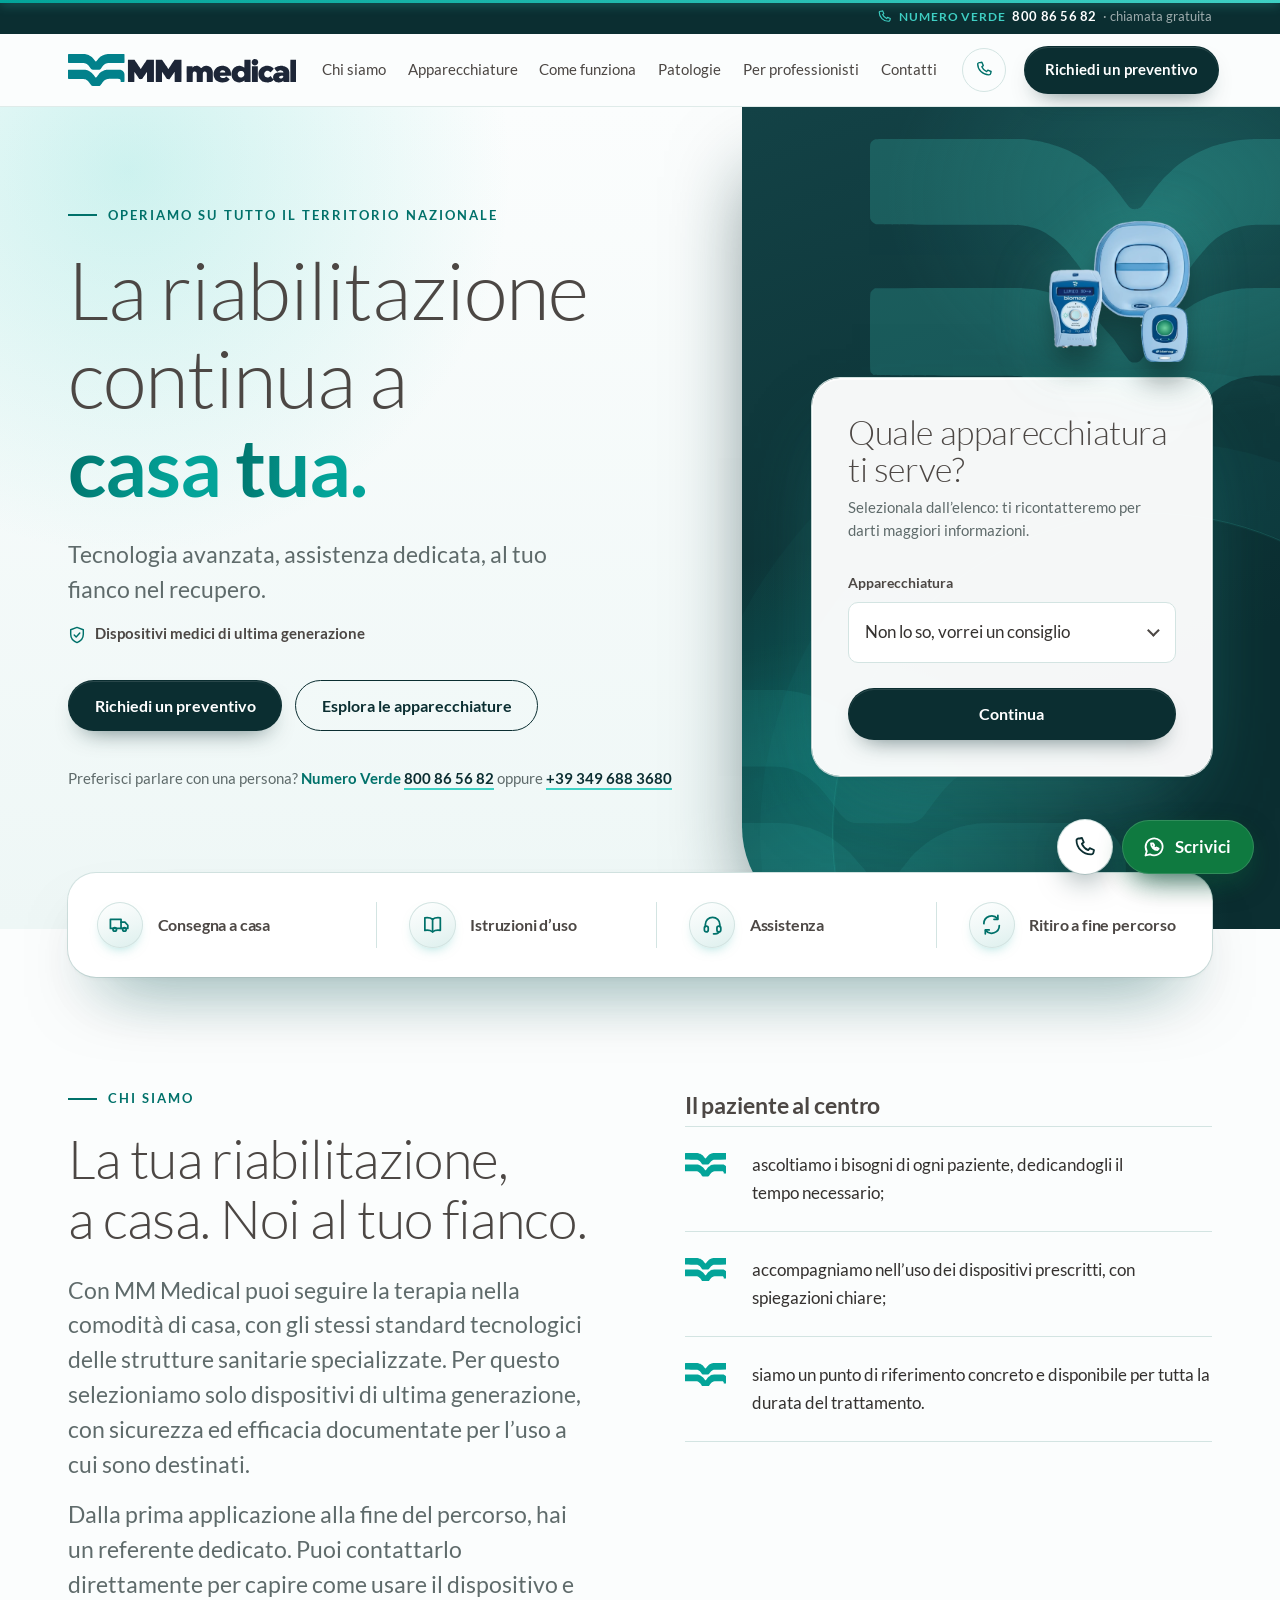
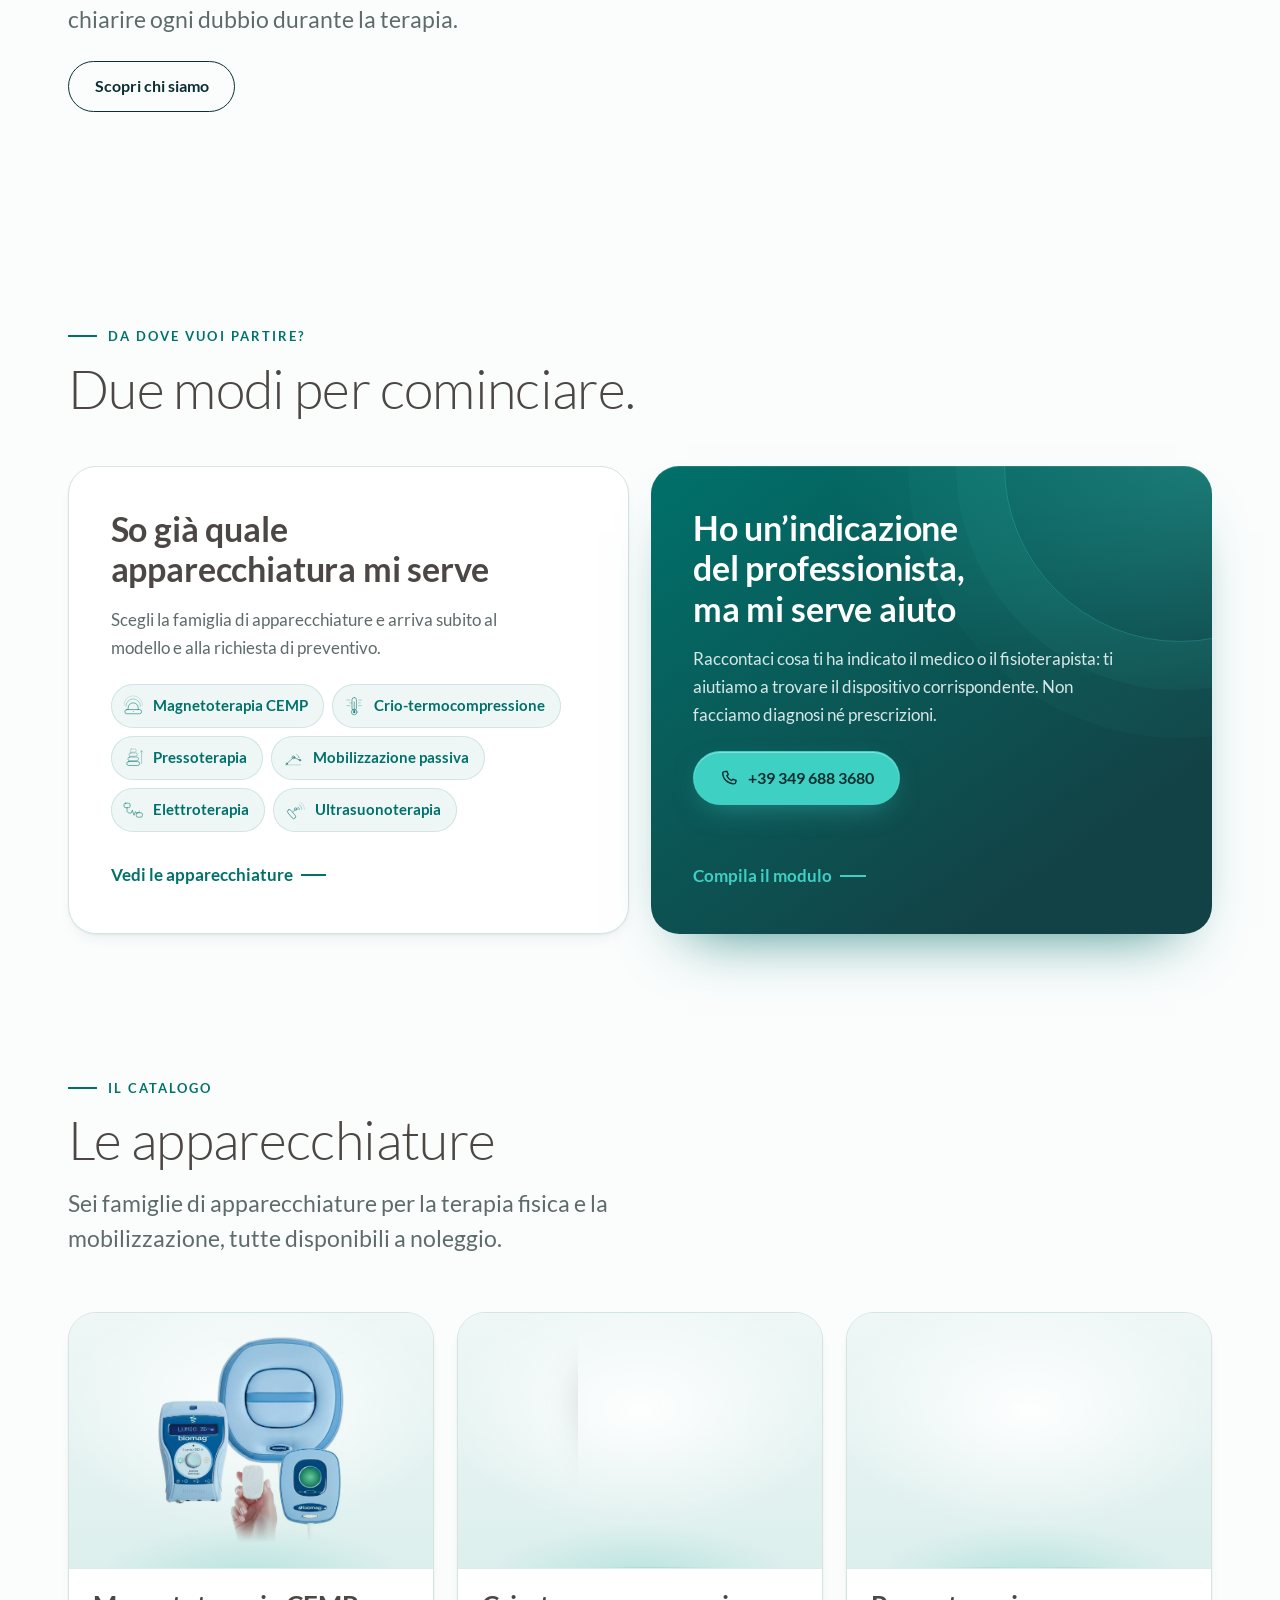
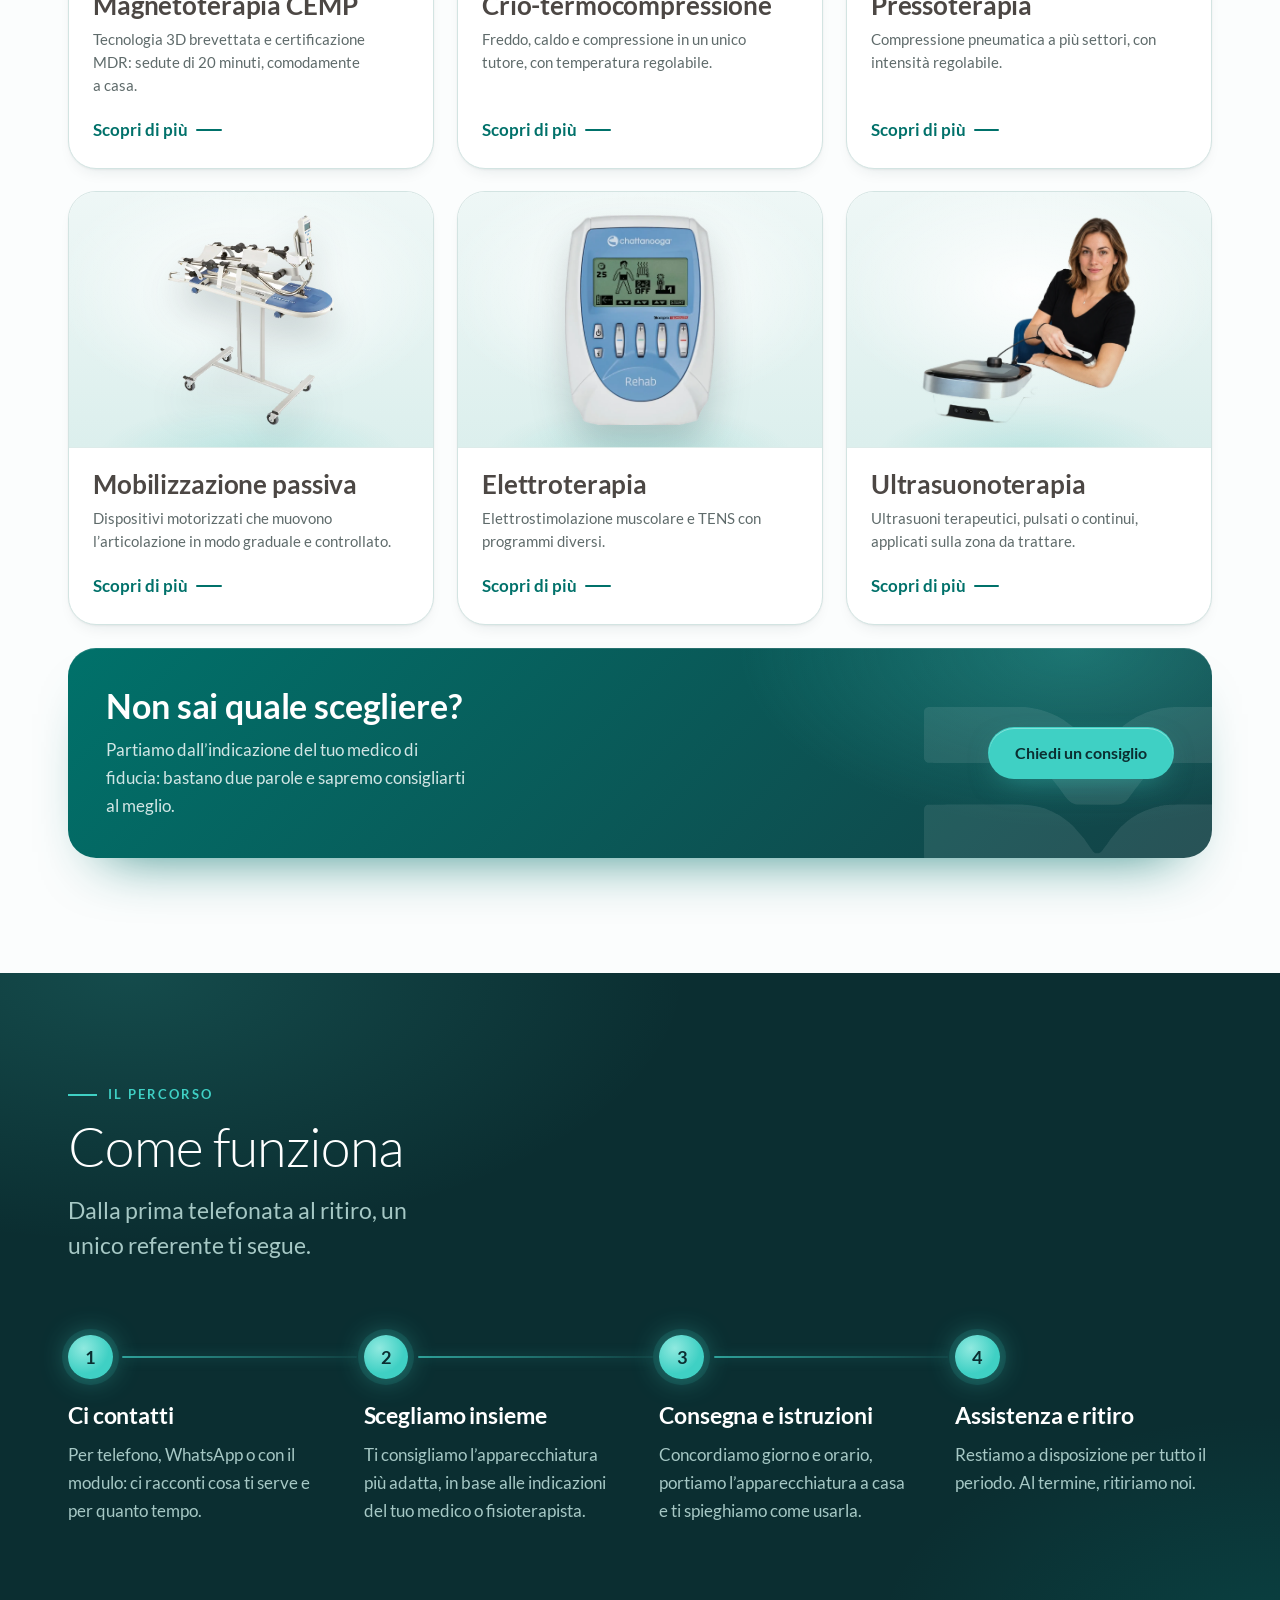
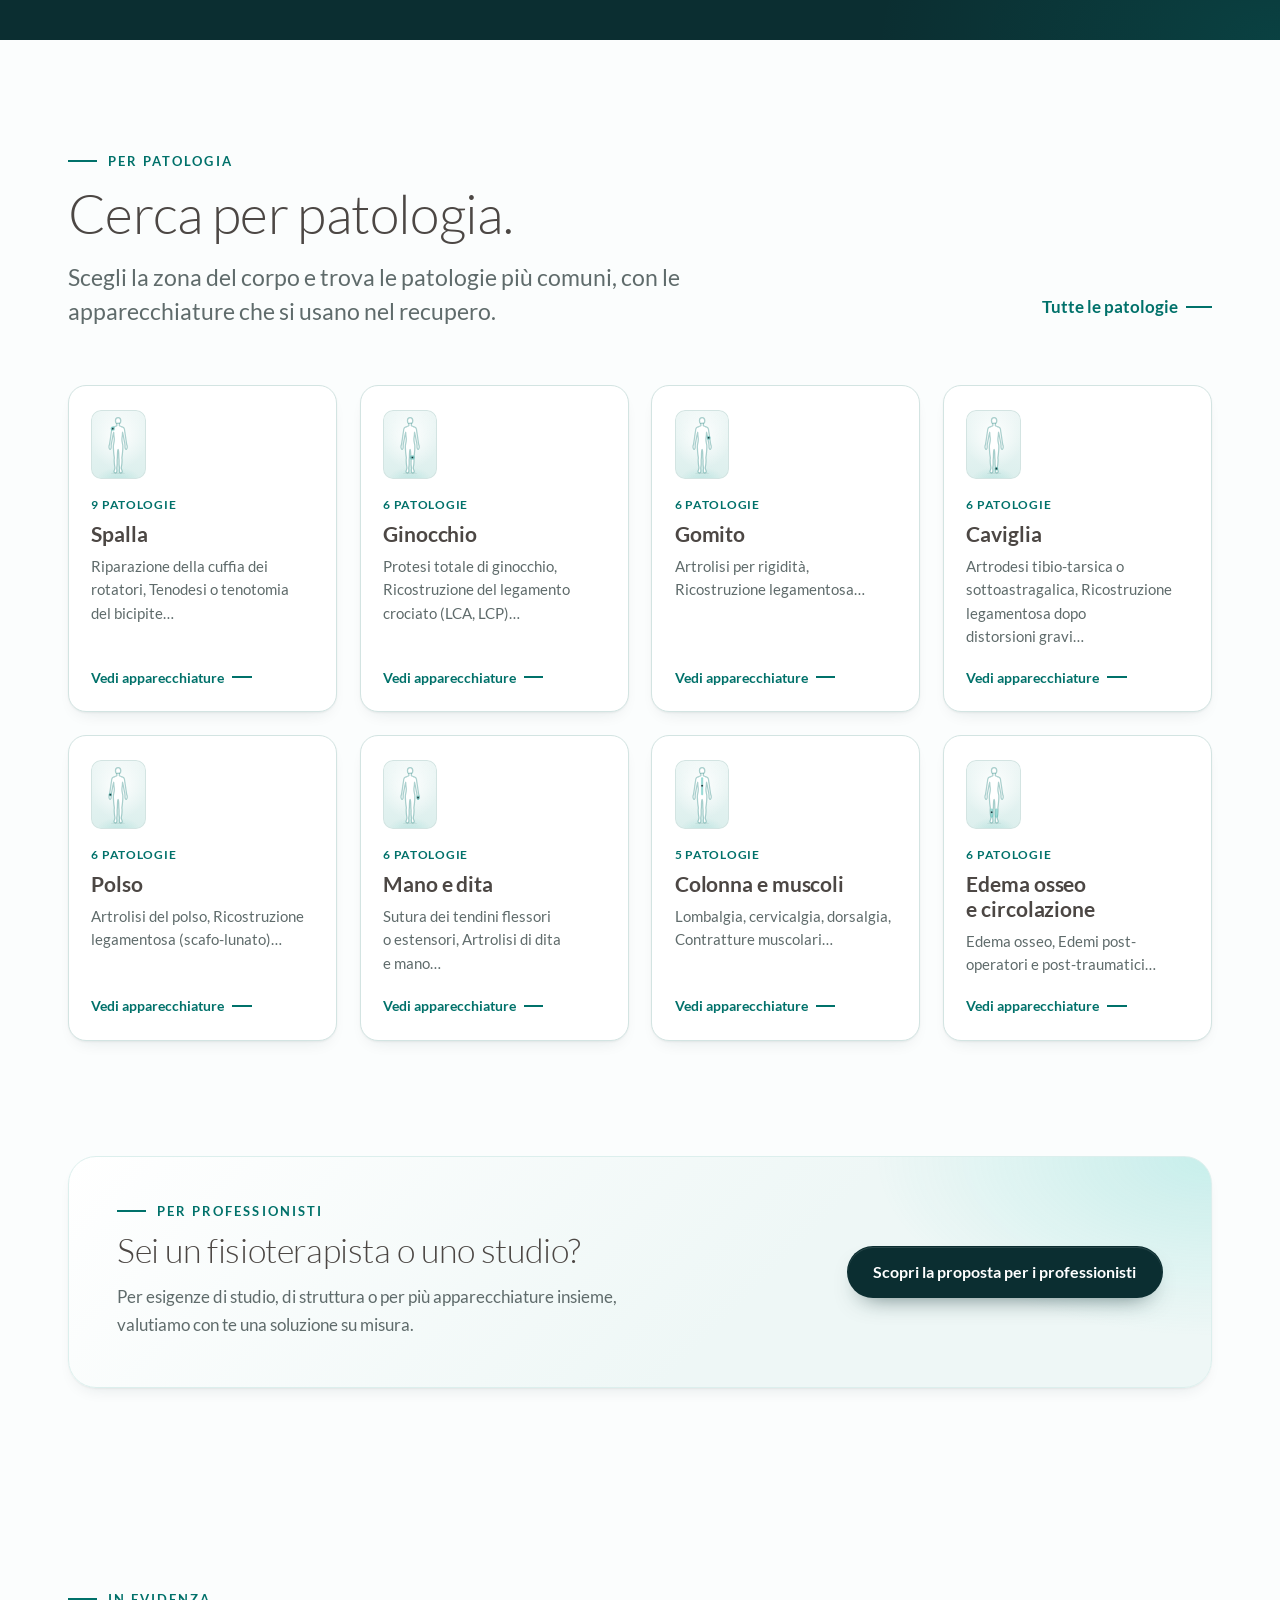
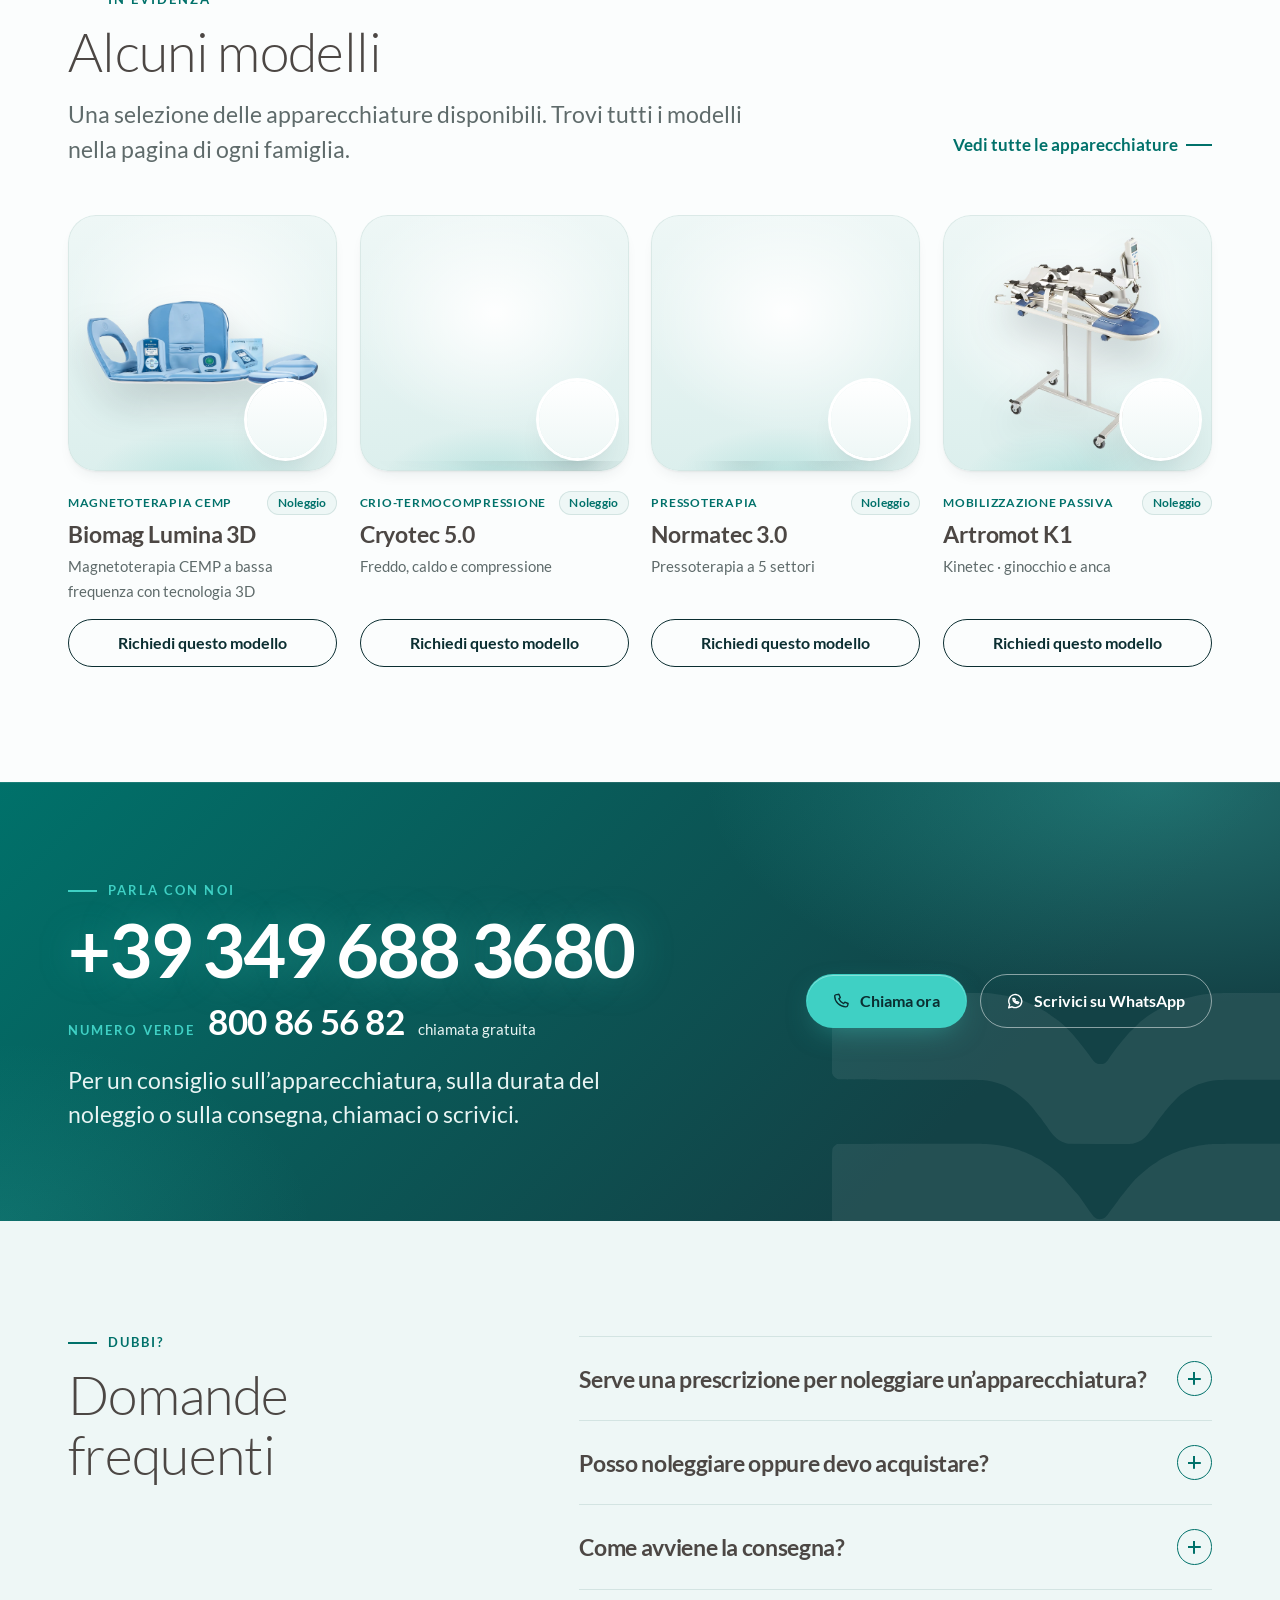
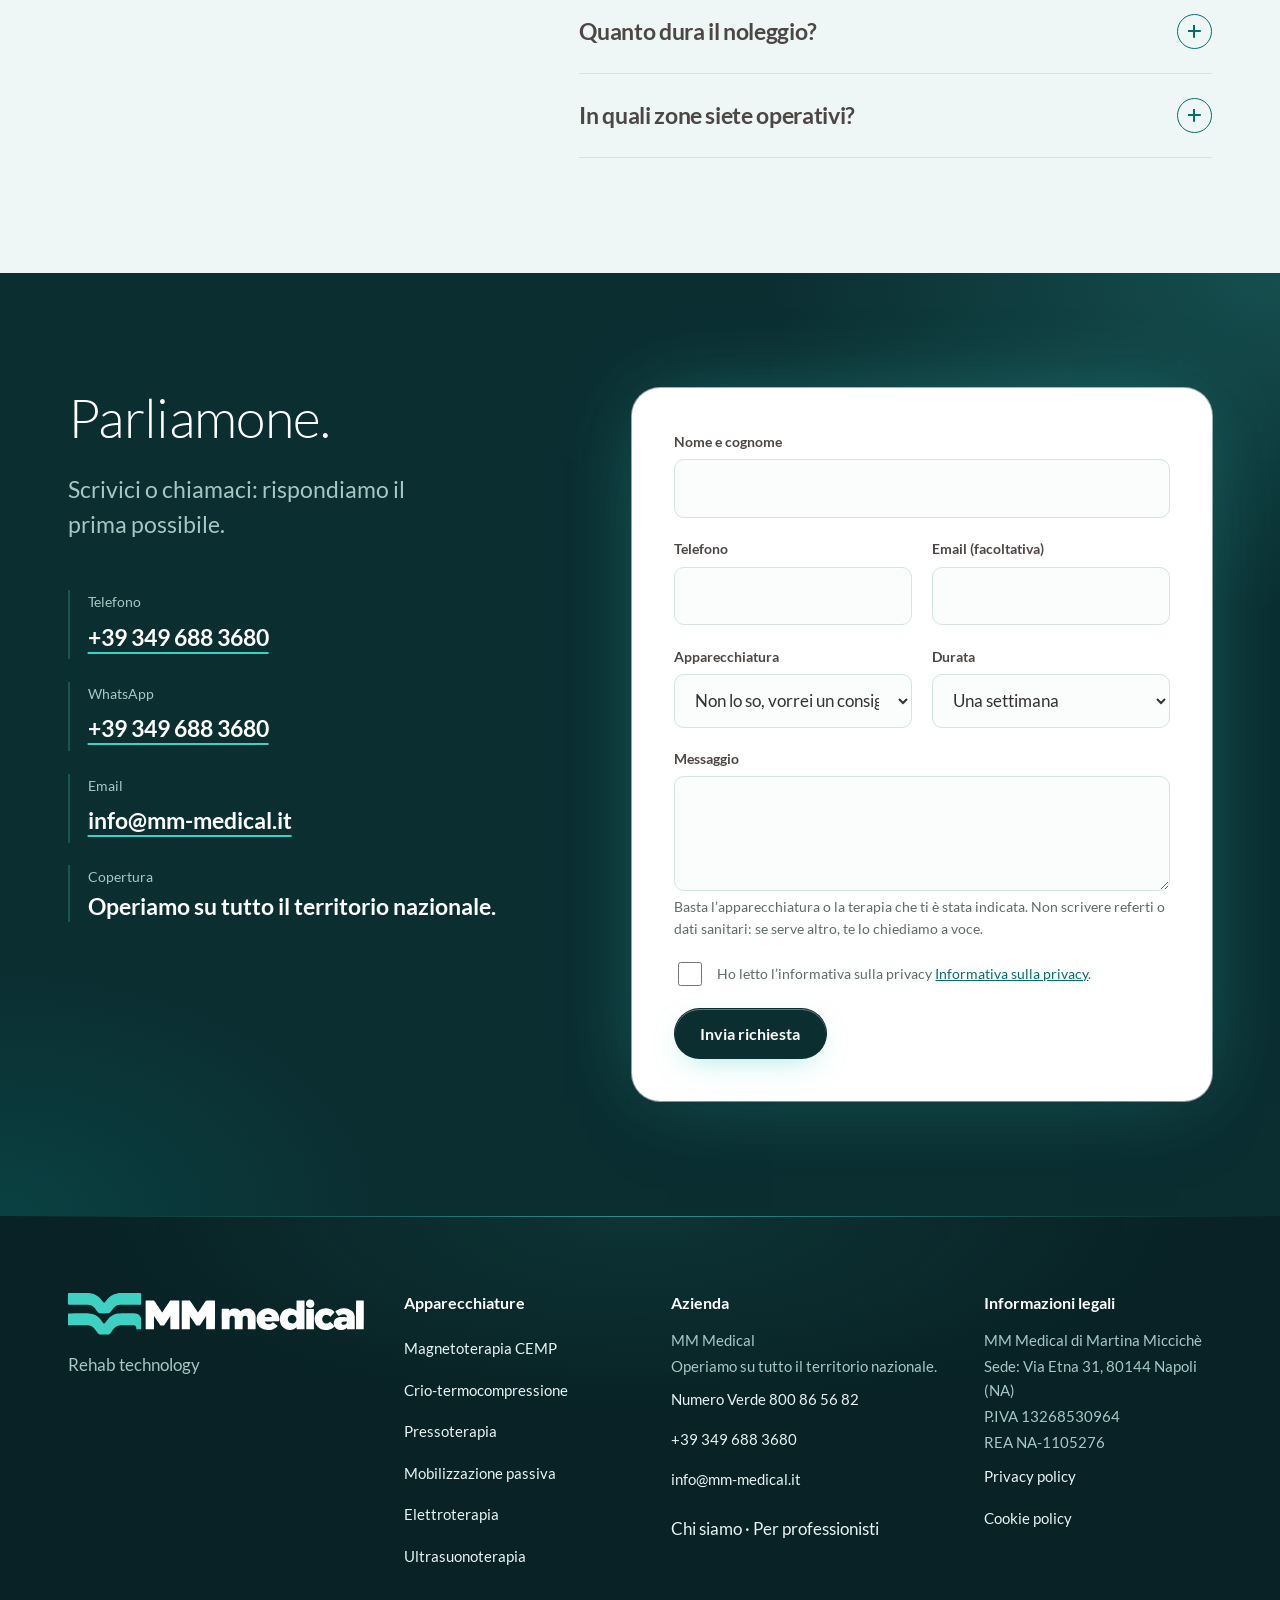
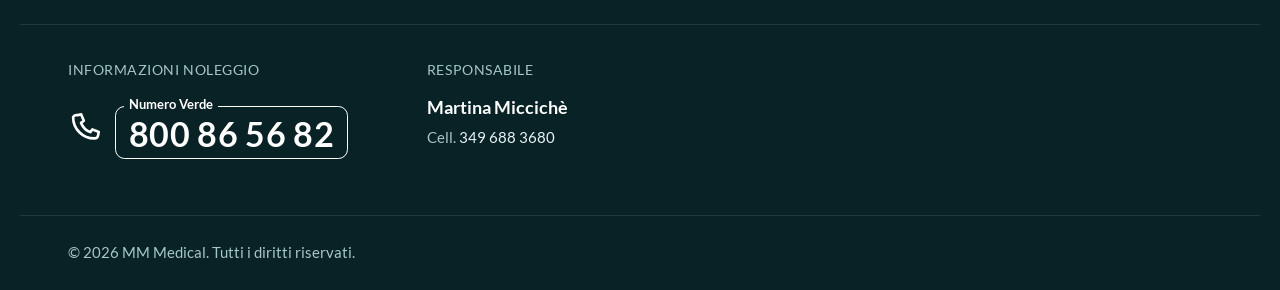
<file: index.html>
<!DOCTYPE html><html lang="it"><head><meta charset="utf-8"><meta name="viewport" content="width=device-width, initial-scale=1"><title>MM Medical | Noleggio apparecchiature per la riabilitazione</title><meta name="description" content="Noleggio di apparecchiature per la terapia fisica e la mobilizzazione, con consegna, istruzioni d’uso e assistenza. Operiamo su tutto il territorio nazionale."><link rel="canonical" href="https://www.mm-medical.it/"><link rel="icon" href="/favicon.svg" type="image/svg+xml"><meta name="theme-color" content="#0b2e31"><script>document.documentElement.classList.add('js');</script><script>
        // Logo intro: home page only, once per browser session, never for deep links or reduced-motion users.
        // The class is set before first paint so there is no flash; the timeout is a failsafe if the intro script never runs.
        (function () {
          try {
            if (location.hash || sessionStorage.getItem('mm-intro')) return;
            if (matchMedia('(prefers-reduced-motion: reduce)').matches || !('animate' in Element.prototype)) return;
            sessionStorage.setItem('mm-intro', '1');
          } catch (e) { return; }
          var r = document.documentElement;
          r.classList.add('intro');
          setTimeout(function () { r.classList.remove('intro'); }, 6000);
        })();
      </script><script>
      // Page transitions: only the photo that travels (clicked card <-> device hero) gets a transition name,
      // so every other photo fades with the page. Browsers without these events simply skip the effect.
      (function () {
        var slug = function (u) { var m = new URL(u, location.href).pathname.match(/^\/apparecchiature\/([^\/]+)\/?$/); return m ? m[1] : null; };
        var photo = function (s, home) { return home ? document.querySelector('[data-device="' + s + '"] .ph') : document.querySelector('.stage .photo'); };
        var name = function (el, s) { if (el) el.style.viewTransitionName = 'dev-' + s; };
        addEventListener('pageswap', function (e) {
          if (!e.viewTransition || !e.activation) return;
          var to = new URL(e.activation.entry.url), here = slug(location.href), dest = slug(to.href);
          if (dest && !here) name(photo(dest, true), dest);
          else if (here && to.pathname === '/') name(photo(here, false), here);
        });
        addEventListener('pagereveal', function (e) {
          if (!e.viewTransition || !window.navigation || !navigation.activation || !navigation.activation.from) return;
          var from = new URL(navigation.activation.from.url), here = slug(location.href), prev = slug(from.href);
          if (here && from.pathname === '/') name(photo(here, false), here);
          else if (!here && prev) name(photo(prev, true), prev);
        });
      })();
    </script><link rel="alternate" hreflang="it" href="https://www.mm-medical.it/"><link rel="alternate" hreflang="x-default" href="https://www.mm-medical.it/"><meta property="og:type" content="website"><meta property="og:locale" content="it_IT"><meta property="og:site_name" content="MM Medical"><meta property="og:title" content="MM Medical | Noleggio apparecchiature per la riabilitazione"><meta property="og:description" content="Noleggio di apparecchiature per la terapia fisica e la mobilizzazione, con consegna, istruzioni d’uso e assistenza. Operiamo su tutto il territorio nazionale."><meta property="og:url" content="https://www.mm-medical.it/"><meta property="og:image" content="https://www.mm-medical.it/og.jpg"><meta property="og:image:width" content="1200"><meta property="og:image:height" content="630"><meta property="og:image:alt" content="MM Medical: noleggio di apparecchiature per la riabilitazione"><meta name="twitter:card" content="summary_large_image"><meta name="twitter:image" content="https://www.mm-medical.it/og.jpg"><script type="application/ld+json">{"@context":"https://schema.org","@type":"LocalBusiness","name":"MM Medical","url":"https://www.mm-medical.it","telephone":"+39 349 688 3680","email":"info@mm-medical.it","description":"Noleggio di apparecchiature per la terapia fisica e la mobilizzazione, con consegna, istruzioni d’uso e assistenza. Operiamo su tutto il territorio nazionale.","areaServed":{"@type":"Country","name":"Italia"}}</script><link rel="stylesheet" href="/_astro/Base.Cmo2KmZf.css"><link rel="stylesheet" href="/_astro/index.C5ijwXr0.css"><style>.bodymap[data-astro-cid-vk6je62c]{width:100%;height:auto;display:block;overflow:visible}.ground[data-astro-cid-vk6je62c]{fill:#0b2e3114}.sil[data-astro-cid-vk6je62c],.head[data-astro-cid-vk6je62c]{fill:#fff;stroke:#00716a52;stroke-width:2px;stroke-linejoin:round;vector-effect:non-scaling-stroke}.spine[data-astro-cid-vk6je62c]{fill:none;stroke:#00716a2e;stroke-width:2px;stroke-dasharray:3 6;stroke-linecap:round}.zone[data-astro-cid-vk6je62c]{cursor:pointer;outline:none}.region[data-astro-cid-vk6je62c]{fill:var(--teal-glow);stroke:var(--teal-glow);opacity:0;transition:opacity .3s var(--ease)}.dot[data-astro-cid-vk6je62c]{fill:var(--teal);stroke:#fff;stroke-width:2.5px;transform-box:fill-box;transform-origin:50%;transition:transform .3s var(--ease), fill .3s}.pulse[data-astro-cid-vk6je62c]{fill:none;stroke:var(--teal);stroke-width:1.5px;opacity:0;transform-box:fill-box;transform-origin:50%}.hit[data-astro-cid-vk6je62c]{fill:#0000}.zone[data-astro-cid-vk6je62c].on .region[data-astro-cid-vk6je62c],.zone[data-astro-cid-vk6je62c]:hover .region[data-astro-cid-vk6je62c],.zone[data-astro-cid-vk6je62c]:focus-visible .region[data-astro-cid-vk6je62c]{opacity:.4}.zone[data-astro-cid-vk6je62c].on .dot[data-astro-cid-vk6je62c],.zone[data-astro-cid-vk6je62c]:hover .dot[data-astro-cid-vk6je62c],.zone[data-astro-cid-vk6je62c]:focus-visible .dot[data-astro-cid-vk6je62c]{fill:var(--ink);transform:scale(1.35)}.zone[data-astro-cid-vk6je62c]:focus-visible .hit[data-astro-cid-vk6je62c]{stroke:var(--teal-deep);stroke-width:2px;stroke-dasharray:4 4}.is-mini[data-astro-cid-vk6je62c] .sil[data-astro-cid-vk6je62c],.is-mini[data-astro-cid-vk6je62c] .head[data-astro-cid-vk6je62c]{stroke-width:1.25px}.is-mini[data-astro-cid-vk6je62c] .region[data-astro-cid-vk6je62c]{opacity:.85;fill:var(--teal);stroke:var(--teal)}.is-mini[data-astro-cid-vk6je62c] .dot[data-astro-cid-vk6je62c]{fill:var(--ink);stroke-width:1px;transform:scale(2.4)}.is-mini[data-astro-cid-vk6je62c] .spine[data-astro-cid-vk6je62c]{display:none}.is-figure[data-astro-cid-vk6je62c] .sil[data-astro-cid-vk6je62c],.is-figure[data-astro-cid-vk6je62c] .head[data-astro-cid-vk6je62c]{stroke-width:1.5px}.is-figure[data-astro-cid-vk6je62c] .region[data-astro-cid-vk6je62c]{opacity:.5}.is-figure[data-astro-cid-vk6je62c] .dot[data-astro-cid-vk6je62c]{fill:var(--teal-deep);stroke-width:2px;transform:scale(1.5)}.is-figure[data-astro-cid-vk6je62c] .spine[data-astro-cid-vk6je62c]{display:none}@media (prefers-reduced-motion:no-preference){.is-interactive[data-astro-cid-vk6je62c] .pulse[data-astro-cid-vk6je62c]{animation:bm-pulse 2.6s var(--ease) infinite}.is-interactive[data-astro-cid-vk6je62c] .zone[data-astro-cid-vk6je62c]:nth-of-type(2n) .pulse[data-astro-cid-vk6je62c]{animation-delay:.65s}.is-interactive[data-astro-cid-vk6je62c] .zone[data-astro-cid-vk6je62c]:nth-of-type(3n) .pulse[data-astro-cid-vk6je62c]{animation-delay:1.3s}.is-interactive[data-astro-cid-vk6je62c] .zone[data-astro-cid-vk6je62c]:hover .pulse[data-astro-cid-vk6je62c],.is-interactive[data-astro-cid-vk6je62c] .zone[data-astro-cid-vk6je62c].on .pulse[data-astro-cid-vk6je62c]{animation:none}}@keyframes bm-pulse{0%{opacity:.7;transform:scale(1)}70%,to{opacity:0;transform:scale(3)}}
</style></head><body><div id="intro" aria-hidden="true"><div class="bg"></div><div class="stage"><div class="clip"><svg class="il" viewBox="99.5 168.3 1407.2 197.2" role="img" aria-label xmlns="http://www.w3.org/2000/svg"><path fill="var(--logo-mark, #02818B)" fill-rule="evenodd" d="M 103 168.5 c -1.67 0.67 -2.67 1.33 -3.17 2.67 -0.33 0.67 -0.33 1 -0.33 24.5 0 15.67 0 24 0.17 24.33 0.5 1.5 2 3 3.67 3.5 0.33 0.17 13.83 0.17 45.5 0.33 26.67 -0 45.83 -0 47 0.17 3.33 0.17 9 1.5 12.5 2.83 3.83 1.33 9.83 5.33 14.17 9.33 3 2.67 3.67 3.33 6.83 7.33 1.5 2 3 3.83 3.33 4.17 1 1.33 5.67 7.67 7.17 10 0.83 1.17 3.33 3.67 4.67 4.67 1.33 0.83 3.17 1.83 4.83 2.17 l 1.33 0.33 20.17 0.17 c 11.67 -0 20.67 -0 21.17 -0.17 4.17 -0.83 7.67 -3 10 -6.33 0.5 -0.67 1.17 -1.67 1.5 -2.17 0.33 -0.33 1.67 -2 2.83 -3.67 1.17 -1.67 2.5 -3.5 3 -4.17 0.67 -0.67 1.67 -2 2.33 -2.83 2.5 -3.33 7.5 -9 10 -11.17 3.17 -2.83 8.17 -5.83 12.5 -7.67 3.33 -1.33 8.67 -2.5 12.67 -2.83 1.5 -0.17 17.5 -0.17 49.67 -0.17 l 47.5 -0.17 0.83 -0.33 c 1.33 -0.67 1.83 -1.17 2.5 -2.33 l 0.5 -1 0 -23.17 c 0 -12.67 -0.17 -23.67 -0.17 -24.33 -0.17 -1.83 -0.67 -2.67 -2.17 -3.5 l -1 -0.67 -48 -0 c -29.33 -0 -49.17 -0 -51.17 0.17 -5.67 0.33 -10.67 1 -17 2.67 -6.5 1.5 -9.5 2.67 -16.5 6 -5.5 2.67 -12.67 7.5 -16.17 10.83 -0.33 0.5 -1.83 1.83 -3.33 3.33 -1.5 1.33 -3.5 3.33 -4.33 4.5 -2.83 3.17 -8.5 10.5 -11.33 14.67 -1.67 2.67 -3 3.33 -5.67 3.33 -2.17 -0 -3.33 -0.83 -5.33 -3.67 -3.33 -4.67 -3.67 -5.17 -6.83 -9 -1.33 -1.67 -2.67 -3.33 -3 -3.67 -2.5 -3.33 -7.83 -8.67 -11.5 -11.5 -0.33 -0.17 -1.17 -0.83 -1.83 -1.33 -0.67 -0.5 -2 -1.5 -2.83 -2 -0.83 -0.67 -2.17 -1.5 -3 -2.17 -1.67 -1 -4.5 -2.67 -6.33 -3.5 -0.67 -0.33 -2.5 -1.17 -3.83 -1.83 -3.33 -1.5 -6.83 -2.67 -10.33 -3.67 -0.83 -0.17 -2.17 -0.5 -3 -0.67 -1 -0.33 -2.33 -0.67 -3.17 -0.83 -0.83 -0.17 -2 -0.33 -2.33 -0.5 -0.33 -0 -2.5 -0.33 -4.67 -0.67 l -3.83 -0.5 -47.83 -0 c -38.83 -0 -47.83 -0 -48.33 0.17z M 117.17 265 l -14.5 -0 -0.83 0.67 c -0.5 0.33 -1.17 1 -1.33 1.33 -1 1.17 -1 -0.5 -1 26.17 0 27.67 -0.17 25.83 1.33 27.17 1.33 1.33 -3.33 1.17 47.33 1.33 32 -0 45.5 -0 46.83 0.17 3 0.33 8 1.33 10.67 2.33 2.5 0.83 6.67 2.83 7.83 3.67 2 1.5 3.83 2.67 5 3.5 3.5 2.5 4.83 3.67 7.67 7.33 1.17 1.5 3.67 4.5 5.17 6.33 1.67 2.17 4.5 6 5.67 8.17 0.5 0.83 1.5 2.17 2.33 3.17 0.67 1 1.67 2.33 2.17 3 1.5 2.33 3 3.5 5.83 5 2.33 1.17 1.83 1.17 22.67 1.17 19.67 -0 22.5 -0.17 24.17 -0.67 2.33 -0.67 5.67 -3.17 6.83 -5 1.17 -1.67 2.83 -4.17 4.33 -6.33 1.17 -1.5 2.5 -3.33 3 -4.17 2.83 -3.83 3.33 -4.67 4.5 -6.33 0.83 -1 2 -2.33 2.5 -3.17 0.67 -0.83 1.5 -1.83 1.83 -2.17 1.83 -2.5 5.67 -6 8.5 -7.83 0.83 -0.5 1.67 -1 1.83 -1.17 0.17 -0.17 0.83 -0.5 1.5 -0.83 0.5 -0.33 1.17 -0.67 1.67 -1 3.33 -2.33 11.17 -4.5 17.5 -5 4.33 -0.33 60.83 -0.33 64.83 -0 3.5 0.33 4.67 0.67 7 2.67 1.83 1.67 2.83 3.17 3.33 4.67 0.67 1.83 0.83 3 0.83 7 0 3.17 0 3.5 0.33 3.83 l 0.33 0.33 10.67 0.17 c 11.5 -0 11.67 -0 12.17 -0.83 0.17 -0.5 0.33 -42.33 0 -45.67 -0.33 -5 -1 -7.67 -3.17 -11.83 -3.83 -7.67 -8.5 -11.83 -18 -15.5 -2 -0.83 -5.33 -1.5 -9 -1.67 -3.17 -0.17 -60.83 -0.17 -70.17 -0 -3.83 -0 -7.33 0.17 -7.67 0.33 -0.5 -0 -2 0.33 -3.5 0.5 -1.33 0.17 -3.33 0.5 -4.17 0.83 -0.83 0.17 -2 0.5 -2.33 0.5 -2 0.33 -9 2.67 -12 4 -6 2.83 -7.33 3.5 -10 5.33 -4.5 2.83 -5.5 3.67 -10.33 7.83 -3.33 2.83 -3.67 3.17 -7.67 8 -0.83 1 -2.17 2.67 -3.17 4 -1 1.17 -2.5 3 -3.33 4.17 -0.67 1.17 -1.83 2.67 -2.17 3.17 -0.5 0.67 -1.67 2.33 -2.67 3.5 -3.67 5.33 -4.33 6 -7.33 6 -1.5 -0 -2.5 -0.33 -3.33 -1.17 -1.33 -1.33 -4.5 -5.83 -7.83 -10.67 -1.17 -1.83 -2.33 -3.5 -3.5 -4.67 -1.67 -1.83 -4.67 -5.33 -7.17 -8.17 -1 -1.5 -1.67 -2 -3.5 -3.67 -0.83 -0.67 -2 -1.67 -2.67 -2.33 -3.33 -2.83 -9.67 -7.33 -12 -8.33 -0.33 -0.17 -1.17 -0.5 -1.83 -1 -1.5 -0.83 -5.17 -2.5 -7 -3.17 -0.83 -0.33 -2.17 -0.83 -2.83 -1.17 -0.83 -0.33 -2.17 -0.67 -3 -0.83 -0.83 -0.17 -2 -0.5 -2.67 -0.67 -4.67 -1.33 -10.17 -2.17 -15.33 -2.33 -3.5 -0.17 -53.17 -0.17 -81.17 -0z"></path><path fill="var(--logo-word, #1D2637)" fill-rule="evenodd" d="M 1249 199.17 c -3.5 0.33 -8.17 2.5 -10.5 4.67 -1.5 1.33 -4 4.5 -4.67 5.83 -2 4 -2.67 8.83 -1.83 14 0.83 4.17 3.5 8.33 7.17 11.17 3.83 2.83 7 3.67 12.5 3.67 7.17 -0 12.67 -2.67 16.33 -8 1.5 -2.5 2.83 -5.67 3.17 -7.83 0.17 -0.5 0.17 -1.67 0.33 -2.33 0.83 -6 -3 -14.33 -8.17 -17.67 -4.33 -2.67 -9.5 -4 -14.33 -3.5z M 469.33 204.33 l -0.5 0.5 0 67.5 0.17 67.33 0.33 0.33 c 0.17 0.17 0.83 0.33 2.67 0.33 2.83 0.17 35.5 0.17 35.83 -0 0.83 -0.17 0.83 0.83 0.83 -30.83 0 -28.17 0 -30 0.33 -30.33 0.33 -0.5 0.67 -0.33 1.5 1.17 0.33 0.67 1.33 2 2.17 3.33 2.17 2.67 2.67 3.5 5.33 7.33 1 1.67 2.17 3.5 2.5 4 2 3.17 5.5 8.33 6.83 10.17 0.83 1.33 1.83 2.83 2.5 3.5 0.5 0.83 2.67 4 4.67 7 2.17 3.17 4 6 4.33 6.33 0.33 0.33 1 0.67 1.67 0.83 0.83 0.33 1.17 0.33 7.33 0.33 5.67 -0 6.5 -0 7.17 -0.33 0.67 -0.33 2 -1.67 3 -3.17 0.5 -0.5 1.67 -2.5 3 -4.17 1.17 -1.83 2.67 -4 3.33 -5 1.67 -2.5 3.5 -5.17 4.17 -6.33 0.83 -1.33 4.5 -6.67 5.83 -8.67 0.67 -0.83 1.5 -2 1.83 -2.67 0.83 -1 3.17 -4.67 4.83 -7.33 1.83 -2.67 4.33 -6.33 4.67 -6.5 0.83 -0.5 0.83 -1.83 0.83 30.33 0.17 21.5 0.17 30.17 0.33 30.5 0.17 0.17 0.33 0.33 0.67 0.5 0.17 -0 9.5 -0 20.67 -0 l 20.17 -0 0.33 -0.33 0.5 -0.33 0 -67.5 0 -67.33 -0.5 -0.5 -0.5 -0.33 -20.83 -0 c -14.33 -0 -21 -0 -21.33 0.17 -0.83 0.33 -1.67 1.67 -7.17 9.67 -1.5 2.17 -3.83 5.67 -5.33 7.67 -1.33 2.17 -2.67 4.17 -3 4.5 -0.67 1.17 -2.33 3.67 -2.83 4.67 -0.33 0.5 -0.83 1.33 -1.33 1.83 -5.17 7.5 -8 12 -9.83 14.83 -1 1.5 -2.5 4 -3.5 5.33 -1 1.5 -2.33 3.67 -3 4.67 -1.5 2.33 -2 2.83 -2.5 2.83 -0.33 -0 -2 -2.33 -4.17 -5.83 -0.33 -0.67 -1.5 -2.33 -2.5 -3.67 -1 -1.33 -2.33 -3.5 -3.33 -4.83 -0.83 -1.33 -2.5 -3.83 -3.67 -5.67 -1.17 -1.67 -2.67 -4 -3.5 -5.17 -5.83 -8.67 -9.5 -14.17 -12.67 -18.83 -1 -1.5 -2.67 -3.83 -3.67 -5.33 -3.67 -5.33 -4.33 -6.17 -4.83 -6.5 l -0.5 -0.33 -19.5 -0 -19.5 -0 -0.33 0.33z M 1187.33 204.17 c -0.33 0.17 -0.5 0.33 -0.5 0.5 -0.17 -0 -0.17 11 -0.33 24.17 0 17.83 -0.17 24.17 -0.17 24.17 -0.5 0.33 -0.67 0.17 -1.83 -0.83 -1.5 -1.33 -4 -3.33 -5.5 -4 -0.5 -0.33 -1.67 -1 -2.33 -1.33 -2 -1.33 -5.83 -3 -7.67 -3.67 -2.17 -0.67 -8 -1.83 -10.33 -2 -3.17 -0.33 -6.5 -0 -10.5 0.67 -6.33 1 -7.67 1.33 -12.83 3.67 -2 1 -7.17 4 -8.33 4.83 -4.17 3.33 -7.5 6.83 -11.17 11.5 -2.5 3.33 -6 11.5 -7.33 17.5 -2.5 10.33 -2.17 19.33 1.33 31.67 0.33 1.33 1.83 4.5 3.33 7.67 0.83 1.67 1.33 2.33 4 6.17 4.5 6.33 11.5 11.83 19 15 7.17 3 12.33 4 20.33 3.83 8.83 -0.33 15.33 -2.33 22.5 -7 1.17 -0.83 4.67 -3.67 5.83 -4.67 1.83 -1.83 2 -1.5 2.5 5 0.17 2.83 0.33 3.33 1 3.67 0.17 0.17 4.83 0.17 17.83 0.17 l 17.67 -0 0.33 -0.33 0.5 -0.5 0 -67.5 0 -67.5 -0.33 -0.5 -0.5 -0.33 -17.67 -0 c -9.83 -0 -17.83 -0 -18 -0 -0.33 -0.17 -0.67 -0 -0.83 -0z m -17.17 68.83 c 1.33 0.17 2.83 0.5 3.33 0.67 0.5 0.33 1.17 0.5 1.5 0.5 0.83 0.17 3.67 2.5 5.33 4.17 5.17 5.17 7.17 12.83 5 20.17 -1.17 3.33 -2 5.17 -3.83 7.17 -2.17 2.33 -4.33 3.83 -7.83 5.67 -4.67 2.17 -11 2.17 -16.33 -0.17 -2 -0.83 -5 -2.83 -6.5 -4.5 -2.5 -2.67 -3.83 -5 -5.17 -9.83 l -0.5 -1.83 0 -3.33 0.17 -3.5 0.67 -1.67 c 0.33 -1 1 -2.33 1.33 -3 0.5 -0.67 1.17 -1.83 1.5 -2.5 1.17 -2.17 4.5 -5.17 7 -6.5 3.67 -1.83 9.5 -2.5 14.33 -1.5z M 641 204.5 l -0.33 0.33 -0.17 67.33 0 67.33 0.5 0.5 0.33 0.33 9.5 -0 c 5.17 -0 13.5 -0 18.5 0.17 8.67 -0 9 -0 9.33 -0.33 l 0.33 -0.33 0 -29 c 0.17 -15.83 0.17 -29.5 0.33 -30.17 0.17 -2.33 0.5 -2 3.33 2.33 3 4.17 4 5.83 5.5 7.83 0.83 1 2.5 3.67 4 5.67 1.33 2 3 4.5 3.67 5.5 0.67 1 1.83 2.5 2.33 3.33 0.67 1 1.33 2.17 1.67 2.5 0.33 0.5 2.33 3.5 4.33 6.5 4.67 6.83 5.17 7.5 6.17 8.17 1 0.67 1.5 0.67 8.17 0.67 6.5 -0.17 6.5 -0.17 8.17 -1.5 1.17 -1.17 6.17 -8.17 7 -10 0.33 -0.33 1.17 -1.67 2 -3 0.83 -1.17 2.17 -3.17 3.17 -4.5 0.83 -1.33 2.17 -3.17 2.67 -4.17 1.67 -2.17 4.5 -6.33 5.5 -8.17 2.17 -3.5 2.5 -4 3.33 -5.17 0.5 -0.5 1.17 -1.5 1.5 -2 0.5 -0.5 1.5 -2 2.33 -3.17 1.67 -2.5 2.17 -2.83 2.5 -2.17 0.17 0.5 0.33 15.17 0.17 44.83 0 10.5 0 15.5 0.17 15.67 0.17 0.17 0.5 0.33 0.83 0.5 0.67 0.17 40 0.17 40.33 -0 0.83 -0.17 0.83 3.67 0.83 -67.83 0 -48.5 0 -67.17 -0.17 -67.5 -0.17 -0.33 -0.33 -0.5 -0.5 -0.67 -0.33 -0.17 -37.5 -0.17 -40.17 -0 -2.17 0.17 -2.67 0.33 -3.83 2.17 -2.17 3.5 -3.67 5.67 -4.67 7.17 -1.17 1.33 -2.67 3.5 -4.17 6.17 -0.33 0.67 -1.33 2.17 -2.17 3.17 -1.83 2.67 -4.5 6.67 -6.67 9.83 -0.83 1.33 -1.83 3 -2.33 3.5 -0.33 0.67 -1.5 2.33 -2.33 3.67 -1.67 2.5 -2.67 3.83 -6 8.67 -1.17 1.67 -2.67 4 -3.5 5.17 -4 6.33 -4.33 6.83 -5.17 6.33 0 -0.17 -0.67 -0.83 -1.17 -1.67 -0.5 -0.83 -1.17 -2.17 -1.67 -2.83 -1.5 -2.33 -5.33 -7.83 -8.5 -12.83 -1.83 -2.5 -4 -5.67 -5 -7.17 -1.67 -2.5 -2.5 -3.67 -4 -6.33 -0.5 -0.67 -1.33 -2 -2 -2.83 -0.67 -0.83 -1.5 -2 -2 -2.5 -1.83 -2.67 -5 -7.33 -7.83 -11.5 -3 -4.83 -4.67 -7 -5.33 -7.5 -0.67 -0.67 -3.67 -0.83 -21.67 -0.83 -16.33 -0 -16.83 -0 -17.17 0.33z M 1470.17 204.67 c -0.17 0.33 -0.33 3.67 -0.33 67.5 0 36.83 0 67.33 0.17 67.67 0 0.33 0.17 0.5 0.33 0.67 0.33 0.17 5.17 0.17 17.67 0.17 17.33 -0 17.33 -0 17.83 -0.33 0.17 -0.17 0.5 -0.5 0.5 -0.67 0.17 -0.33 0.17 -24.33 0.17 -53.5 0 -29.17 0 -55.83 0 -59.33 0.17 -3.5 0.17 -9.67 0 -14 l 0 -7.67 -0.5 -0.5 -0.5 -0.5 -17.5 -0 -17.5 -0 -0.33 0.5z M 1045.83 241.17 c -0.33 -0 -1.5 0.17 -2.67 0.33 -1.33 0.17 -2.67 0.33 -3.17 0.5 -1.17 -0 -6.33 1.33 -8 1.83 -10 3.33 -18.17 9 -24.5 17 -3.67 4.5 -7 10.67 -8.5 16.17 -0.33 1 -0.67 2.17 -0.83 2.83 -0.33 1.33 -1.17 5.17 -1.33 7 -0.5 4.17 0 14 0.67 17 0.17 0.33 0.33 1.17 0.5 1.67 0 0.67 0.5 2 0.83 3.17 0.5 1.17 1 2.67 1.17 3.17 1 3 3.17 7 6.33 11.33 3.83 5.33 5.17 6.67 10.17 10.5 4 2.83 6.5 4.33 11 6 7.83 3.33 14.33 4.5 24.5 4.33 7.83 -0 12.67 -0.67 20.33 -2.83 2.33 -0.67 6.83 -2.67 9.33 -4 1.33 -0.83 6 -3.83 7.17 -4.83 2.67 -2.17 7.5 -7.17 7.5 -7.67 0 -0.5 -1.33 -1.83 -4.67 -4.33 -1.5 -1.17 -3 -2.33 -3.33 -2.67 -0.5 -0.33 -1.17 -1 -1.67 -1.33 -0.67 -0.33 -1.5 -1 -2.17 -1.5 -6.33 -4.83 -9.83 -7.5 -10.5 -7.5 -0.17 -0 -1.17 0.83 -2.67 2.33 -4.33 4.17 -7 5.67 -12.5 6.5 -4 0.67 -8 0.33 -11.83 -0.67 -4.67 -1.33 -9.67 -5.67 -11.17 -9.5 -0.17 -0.67 -0.5 -1.33 -0.5 -1.5 -0.33 -0.67 0.17 -1.17 0.83 -1.33 0.33 -0.17 14.17 -0.17 30.83 -0.17 32.5 -0 35.83 -0 36.17 -0.17 0.5 -0.17 0.67 -1 1 -4.17 0.67 -6.33 0 -15.83 -1.67 -20.83 -0.17 -0.83 -0.83 -2.5 -1.17 -3.67 -1 -3.17 -1.67 -4.67 -3.67 -8.33 -1.5 -2.5 -2.67 -4.17 -4.17 -6 -0.83 -0.83 -1.83 -2.17 -2.5 -2.83 -2.83 -3.5 -7.67 -7 -14 -10.17 -4.17 -2.17 -10.83 -4.33 -15.17 -5 -1 -0 -2.33 -0.33 -3 -0.5 -1 -0.17 -11.33 -0.5 -13 -0.17z m 8.5 27.67 c 4.67 0.67 8.5 2.5 10.83 4.83 1.33 1.5 2.17 2.67 3.17 5.33 1 2.33 0.83 2.83 -0.5 3.17 -1.17 0.17 -31.5 0.17 -32 -0.17 -0.5 -0.33 -0.5 -0.67 0 -2.33 0.67 -2.17 1.83 -4.33 3.33 -5.67 2.83 -2.83 6.5 -4.67 10.33 -5.17 2.33 -0.33 2.5 -0.33 4.83 -0z M 1322 241.17 c -2 0.17 -5.5 0.67 -8.67 1.5 -1 0.17 -2.33 0.5 -2.67 0.5 -2.5 0.5 -5.83 1.83 -9.5 3.67 -4.33 2.17 -7.17 3.83 -8.5 5.17 -0.67 0.67 -2 1.67 -2.83 2.33 -2 1.67 -3.83 3.67 -7.5 8 -1 1.33 -2.5 3.83 -4 6.83 -0.5 1.33 -1.17 2.5 -1.17 2.5 -0.5 0.67 -2.5 6.33 -2.83 8.17 -1.17 6.17 -1.5 9 -1.5 13 0.17 7.83 1.67 14.33 4.67 21.17 1.17 2.67 1.33 3.17 2.5 5 3.83 6.17 8.5 11.33 14 15.17 3.33 2.17 4 2.67 10.67 5.83 2.5 1.17 6 2.17 11 3 7.5 1.33 18.67 1.17 24 -0.5 0.67 -0.17 2.33 -0.67 3.83 -1 3.17 -0.83 4.67 -1.33 7.83 -2.83 6 -3 10.83 -6.5 14.33 -10.5 0.67 -1 1 -0.83 2.17 0.83 1.33 2 3 3.83 5.17 5.83 2.33 2.17 3 2.67 5.5 4 2.67 1.5 3.17 1.83 5 2.33 5.5 2 8.67 2.5 15.33 2.5 5.83 -0 9.67 -0.67 14.83 -2.33 0.83 -0.33 1.5 -0.5 1.67 -0.5 0.33 -0 3.83 -1.83 5 -2.67 1.33 -0.83 2.33 -1.67 4.33 -3.5 1.33 -1.17 1.5 -1.33 2 -1 0.33 0.17 0.5 1.83 0.5 4.33 0 2 0.17 2.5 1 2.67 0.5 0.17 34.5 0.17 35 -0.17 0.5 -0 0.67 -0.83 0.5 -1.83 0 -0.33 0 -13.67 0 -29.33 l -0.17 -28.67 -0.33 -2.5 c -0.33 -1.5 -0.67 -3.17 -0.83 -3.83 -0.67 -2.33 -1.33 -5 -1.33 -5.17 0 -0.17 -0.33 -0.83 -0.67 -1.5 -0.33 -0.83 -0.67 -1.83 -0.83 -2.17 -1.17 -2.33 -3.17 -6 -4.33 -7.67 -1 -1.17 -3 -3.17 -4.83 -4.67 -5 -4.17 -10.17 -6.83 -17.67 -9.5 -1.5 -0.5 -6.5 -1.5 -8.67 -1.83 -0.83 -0.17 -2.33 -0.33 -3.17 -0.5 -3.83 -0.5 -13 -0.33 -17 0.17 -0.83 0.17 -1.83 0.33 -2.5 0.5 -1 -0 -3.67 0.67 -6.33 1.33 -0.67 0.17 -1.67 0.5 -2.33 0.67 -0.5 -0 -1.5 0.33 -2.17 0.67 -0.67 0.33 -1.33 0.5 -1.5 0.5 -0.33 -0 -4.67 2 -7.67 3.67 -3.17 1.5 -6.83 4 -9 6 -1.33 1.33 -1.33 1.17 2.17 6.17 0.67 1.17 1.67 2.33 2 2.83 1.5 2.17 4.67 6.33 7.17 9.33 0.67 0.83 1.5 1.83 1.83 2.17 1 1.5 2.17 2.5 2.83 2.5 0.5 -0 1.83 -0.83 3.33 -2.33 2.67 -2.33 7 -4.5 11.67 -5.67 2.17 -0.5 2.5 -0.5 5.5 -0.67 2.67 -0 3.67 -0 4.83 0.17 4.83 1 7.67 2.33 10.33 5.33 1 1 1.83 3 2 5.17 0.67 3.67 0.5 4 -1.67 3.67 -0.83 -0 -3.33 -0.33 -5.67 -0.5 -2.33 -0.17 -5.33 -0.5 -6.5 -0.67 -5.83 -0.5 -16.67 -0.33 -21 0.33 -1.33 0.33 -2.83 0.67 -3.33 0.83 -0.5 0.17 -1.67 0.5 -2.33 0.67 -3 1 -4.83 1.67 -7.33 3.17 -4.5 2.33 -8.83 6.67 -11 10.33 -3 5.5 -3.83 8.83 -3.67 15 0 4.33 0.33 6.67 1.17 9.17 0.83 2.67 0.33 2.67 -2 -0.17 -0.83 -0.67 -1.5 -1.67 -1.83 -1.83 -0.5 -0.5 -1.5 -1.67 -3.17 -3.83 -4.83 -6 -10.17 -11.67 -10.83 -11.67 -0.33 -0 -0.83 0.5 -1.67 1.33 -0.67 0.67 -2 1.83 -2.83 2.33 -0.83 0.5 -1.83 1.33 -2.17 1.67 -1.67 1.17 -4.17 2.33 -6.33 3 -2 0.33 -2.33 0.33 -5 0.33 -4.33 -0 -7.17 -0.67 -10.17 -2.5 -5 -2.83 -7.17 -5.5 -9 -11.17 -1.33 -4.33 -1.33 -9.33 0.17 -14 1.5 -4.5 5.17 -9.17 9.17 -11.17 5.5 -2.83 13.5 -2.83 19.17 0.17 2.5 1.17 4 2.33 6.5 4.83 1.17 1.17 2.17 2.17 2.33 2.17 0.33 -0 1.67 -1.33 4.17 -4 1.17 -1.33 3.17 -3.33 4.33 -4.67 1.17 -1.17 2.67 -2.5 3.33 -3.17 1.17 -1.17 3.17 -3.5 5.33 -6.17 0.67 -0.67 1.67 -1.83 2.17 -2.33 0.83 -0.67 1.17 -1.17 1.17 -1.33 0 -0.67 -0.83 -1.83 -2.67 -3.67 -3.5 -3.5 -6.33 -5.5 -10.83 -8 -0.33 -0.33 -1.17 -0.67 -1.67 -1 -1.67 -1 -4.5 -2.17 -7 -3 -0.33 -0 -1 -0.33 -1.33 -0.5 -0.83 -0.33 -6.17 -1.5 -7.67 -1.67 -0.83 -0.17 -2.17 -0.33 -3.17 -0.5 -2.17 -0.17 -8.33 -0.33 -11.17 -0.17z m 103.83 62.17 c 0.5 0.5 0.5 1 0.33 3.17 -0.33 3.83 -1.17 5.67 -3.83 8.5 -2.17 2.5 -4.83 3.67 -8.67 4.17 -5.33 0.83 -8.83 -0.17 -11.17 -2.67 -2.17 -2.17 -2.67 -4.67 -1.67 -7.17 1.17 -3.67 4.67 -5.67 10.33 -6.17 3 -0.17 14.17 -0 14.67 0.17z M 886.5 241.67 c -1.17 0.17 -2.67 0.5 -3.33 0.67 -0.67 0.17 -1.83 0.5 -2.5 0.67 -1.83 0.5 -4.33 2 -8 4.5 -1 0.67 -2.83 2.33 -3.83 3.33 -0.67 0.83 -1.5 1 -1.5 0.33 -0.17 -0.67 -0.5 -4.5 -0.5 -5.67 0 -1.17 -0.17 -1.5 -1.17 -1.67 -0.83 -0.17 -33.33 -0.5 -34 -0.33 -0.33 0.17 -0.5 0.33 -0.67 0.67 -0.17 0.33 -0.17 12.5 -0.17 48.17 0 46.5 0.17 47.67 0.33 48 l 0.33 0.33 17.83 -0 c 10.33 -0 17.83 -0 18 -0.17 0.33 -0 0.5 -0.33 0.67 -0.5 0 -0.17 0.17 -11.67 0.17 -26.33 l 0.17 -26 0.33 -1.67 c 1.17 -4.67 3.5 -7.67 7.33 -9.33 4.33 -2 9.67 -0.83 13 2.67 1.67 1.67 2.5 3.67 3.17 6.67 l 0.5 2.33 0.17 25.83 c 0 24.5 0 25.83 0.33 26.17 l 0.33 0.33 18 0.17 18.17 -0 0.33 -0.5 c 0.33 -0.33 0.33 -0.33 0.33 -26.17 l 0 -25.67 0.5 -2.17 c 1 -5.67 4.67 -9.67 9.33 -10.33 4.17 -0.67 7.67 0.33 10.5 3 1.83 1.67 3.17 4.17 3.83 7.5 l 0.33 2 0 25.67 0 25.67 0.33 0.33 0.5 0.5 11.67 -0 c 17 0.33 24.17 0.17 24.67 -0.17 0.17 -0.33 0.17 -1.67 0.17 -29.83 0 -30.67 0 -31.5 -0.67 -35.67 -0.33 -2.17 -0.5 -2.5 -1.17 -5.33 -1.33 -4.83 -4.67 -11.67 -6.83 -14 -0.33 -0.33 -0.67 -0.83 -0.83 -1 -1 -1.5 -4.33 -4.33 -6.83 -6 -0.67 -0.33 -2 -1.33 -3 -2 -3.33 -2.17 -7.17 -3.67 -11.83 -4.5 -4.67 -0.83 -10.33 -1.33 -13 -0.83 -0.67 0.17 -2 0.33 -3.17 0.5 -2.17 0.17 -5.83 1 -7.33 1.67 -2.83 1 -6.67 3.17 -8.33 4.5 -0.5 0.33 -1.17 0.83 -1.67 1.33 -0.67 0.33 -2.33 1.83 -3.83 3.33 -1.67 1.67 -2.83 2.67 -3.17 2.67 -0.17 -0 -0.67 -0.33 -1.17 -1 -2.67 -3.33 -8.33 -7.83 -12 -9.67 -1.17 -0.5 -2.67 -1.17 -3.33 -1.33 -5.67 -1.83 -7 -2 -11.5 -2.17 -3.5 -0 -4.17 -0 -6 0.5z M 1233.33 243.83 c -0.33 0.17 -0.5 0.33 -0.5 0.5 0 0.17 0 21.67 0 48 0 46.17 0 47.67 0.33 48 0.17 0.33 1 0.33 17.83 0.33 l 17.5 -0 0.33 -0.33 0.5 -0.33 0 -21.5 c 0.17 -27.17 0.17 -27.33 0 -52.83 0 -20 -0.17 -21.17 -0.33 -21.5 -0.5 -0.33 -2.33 -0.5 -19.33 -0.5 -13.17 -0 -15.83 -0 -16.33 0.17z"></path></svg></div><i class="sweep"></i></div></div><script type="module">var e=document.documentElement,t=document.getElementById(`intro`),n=document.querySelector(`.site-header .logo`);if(t&&n&&e.classList.contains(`intro`)){window.scrollTo({top:0,behavior:`instant`});let r=t.querySelector(`.stage`),i=t.querySelector(`.clip`),a=t.querySelector(`.sweep`),o=t.querySelector(`.bg`),s=document.getElementById(`main`),c={delay:120,duration:700},l={delay:c.delay+c.duration+160,duration:750},u=`cubic-bezier(0.76, 0, 0.24, 1)`,d=r.getBoundingClientRect(),f=n.getBoundingClientRect(),p=f.left+f.width/2-(d.left+d.width/2),m=f.top+f.height/2-(d.top+d.height/2),h=f.width/d.width,g=[i.animate([{clipPath:`inset(0 100% 0 0)`},{clipPath:`inset(0 0% 0 0)`}],{...c,easing:u,fill:`both`}),a.animate([{transform:`translateX(0)`,opacity:0},{transform:`translateX(${d.width*.08}px)`,opacity:1,offset:.08},{transform:`translateX(${d.width*.94}px)`,opacity:1,offset:.9},{transform:`translateX(${d.width}px)`,opacity:0}],{...c,easing:u,fill:`both`}),r.animate([{transform:`none`},{transform:`translate(${p}px, ${m}px) scale(${h})`}],{...l,easing:u,fill:`both`}),o.animate([{opacity:1},{opacity:0}],{...l,easing:`linear`,fill:`both`})];s&&g.push(s.animate([{opacity:0,transform:`translateY(18px)`},{opacity:1,transform:`translateY(0)`}],{delay:l.delay+150,duration:900,easing:`cubic-bezier(0.22, 1, 0.36, 1)`,fill:`both`}));let _=[`pointerdown`,`keydown`,`wheel`,`touchstart`],v=()=>g.forEach(e=>e.finish());_.forEach(e=>addEventListener(e,v,{passive:!0,once:!0})),Promise.all(g.map(e=>e.finished)).then(()=>{e.classList.remove(`intro`),g.forEach(e=>e.cancel()),t.remove(),_.forEach(e=>removeEventListener(e,v))})}</script><a class="skip" href="#main">Vai al contenuto</a><header class="site-header" data-astro-cid-nen7h5rs><div class="topline" data-astro-cid-nen7h5rs><div class="wrap tl-in" data-astro-cid-nen7h5rs><a class="tl-tf" href="tel:800865682" aria-label="Numero Verde 800 86 56 82, chiamata gratuita" data-astro-cid-nen7h5rs><svg class="i" viewBox="0 0 24 24" fill="none" stroke="currentColor" stroke-width="1.8" stroke-linecap="round" stroke-linejoin="round" aria-hidden="true"><path d="M6.6 3.5 9 3l1.8 4.3-1.9 1.5a11.5 11.5 0 0 0 6.3 6.3l1.5-1.9L21 15l-.5 2.4a2.5 2.5 0 0 1-2.5 2c-8 0-14.5-6.5-14.5-14.5a2.5 2.5 0 0 1 2.1-1.4z"></path></svg><span class="tl-lbl" data-astro-cid-nen7h5rs>Numero Verde</span> <strong data-astro-cid-nen7h5rs>800 86 56 82</strong><span class="tl-free" data-astro-cid-nen7h5rs>· chiamata gratuita</span></a></div></div><div class="wrap bar" data-astro-cid-nen7h5rs><a class="brand" href="/" aria-label="MM Medical, home" data-astro-cid-nen7h5rs><svg class="logo" viewBox="99.5 168.3 1407.2 197.2" role="img" aria-label="MM Medical" xmlns="http://www.w3.org/2000/svg"><path fill="var(--logo-mark, #02818B)" fill-rule="evenodd" d="M 103 168.5 c -1.67 0.67 -2.67 1.33 -3.17 2.67 -0.33 0.67 -0.33 1 -0.33 24.5 0 15.67 0 24 0.17 24.33 0.5 1.5 2 3 3.67 3.5 0.33 0.17 13.83 0.17 45.5 0.33 26.67 -0 45.83 -0 47 0.17 3.33 0.17 9 1.5 12.5 2.83 3.83 1.33 9.83 5.33 14.17 9.33 3 2.67 3.67 3.33 6.83 7.33 1.5 2 3 3.83 3.33 4.17 1 1.33 5.67 7.67 7.17 10 0.83 1.17 3.33 3.67 4.67 4.67 1.33 0.83 3.17 1.83 4.83 2.17 l 1.33 0.33 20.17 0.17 c 11.67 -0 20.67 -0 21.17 -0.17 4.17 -0.83 7.67 -3 10 -6.33 0.5 -0.67 1.17 -1.67 1.5 -2.17 0.33 -0.33 1.67 -2 2.83 -3.67 1.17 -1.67 2.5 -3.5 3 -4.17 0.67 -0.67 1.67 -2 2.33 -2.83 2.5 -3.33 7.5 -9 10 -11.17 3.17 -2.83 8.17 -5.83 12.5 -7.67 3.33 -1.33 8.67 -2.5 12.67 -2.83 1.5 -0.17 17.5 -0.17 49.67 -0.17 l 47.5 -0.17 0.83 -0.33 c 1.33 -0.67 1.83 -1.17 2.5 -2.33 l 0.5 -1 0 -23.17 c 0 -12.67 -0.17 -23.67 -0.17 -24.33 -0.17 -1.83 -0.67 -2.67 -2.17 -3.5 l -1 -0.67 -48 -0 c -29.33 -0 -49.17 -0 -51.17 0.17 -5.67 0.33 -10.67 1 -17 2.67 -6.5 1.5 -9.5 2.67 -16.5 6 -5.5 2.67 -12.67 7.5 -16.17 10.83 -0.33 0.5 -1.83 1.83 -3.33 3.33 -1.5 1.33 -3.5 3.33 -4.33 4.5 -2.83 3.17 -8.5 10.5 -11.33 14.67 -1.67 2.67 -3 3.33 -5.67 3.33 -2.17 -0 -3.33 -0.83 -5.33 -3.67 -3.33 -4.67 -3.67 -5.17 -6.83 -9 -1.33 -1.67 -2.67 -3.33 -3 -3.67 -2.5 -3.33 -7.83 -8.67 -11.5 -11.5 -0.33 -0.17 -1.17 -0.83 -1.83 -1.33 -0.67 -0.5 -2 -1.5 -2.83 -2 -0.83 -0.67 -2.17 -1.5 -3 -2.17 -1.67 -1 -4.5 -2.67 -6.33 -3.5 -0.67 -0.33 -2.5 -1.17 -3.83 -1.83 -3.33 -1.5 -6.83 -2.67 -10.33 -3.67 -0.83 -0.17 -2.17 -0.5 -3 -0.67 -1 -0.33 -2.33 -0.67 -3.17 -0.83 -0.83 -0.17 -2 -0.33 -2.33 -0.5 -0.33 -0 -2.5 -0.33 -4.67 -0.67 l -3.83 -0.5 -47.83 -0 c -38.83 -0 -47.83 -0 -48.33 0.17z M 117.17 265 l -14.5 -0 -0.83 0.67 c -0.5 0.33 -1.17 1 -1.33 1.33 -1 1.17 -1 -0.5 -1 26.17 0 27.67 -0.17 25.83 1.33 27.17 1.33 1.33 -3.33 1.17 47.33 1.33 32 -0 45.5 -0 46.83 0.17 3 0.33 8 1.33 10.67 2.33 2.5 0.83 6.67 2.83 7.83 3.67 2 1.5 3.83 2.67 5 3.5 3.5 2.5 4.83 3.67 7.67 7.33 1.17 1.5 3.67 4.5 5.17 6.33 1.67 2.17 4.5 6 5.67 8.17 0.5 0.83 1.5 2.17 2.33 3.17 0.67 1 1.67 2.33 2.17 3 1.5 2.33 3 3.5 5.83 5 2.33 1.17 1.83 1.17 22.67 1.17 19.67 -0 22.5 -0.17 24.17 -0.67 2.33 -0.67 5.67 -3.17 6.83 -5 1.17 -1.67 2.83 -4.17 4.33 -6.33 1.17 -1.5 2.5 -3.33 3 -4.17 2.83 -3.83 3.33 -4.67 4.5 -6.33 0.83 -1 2 -2.33 2.5 -3.17 0.67 -0.83 1.5 -1.83 1.83 -2.17 1.83 -2.5 5.67 -6 8.5 -7.83 0.83 -0.5 1.67 -1 1.83 -1.17 0.17 -0.17 0.83 -0.5 1.5 -0.83 0.5 -0.33 1.17 -0.67 1.67 -1 3.33 -2.33 11.17 -4.5 17.5 -5 4.33 -0.33 60.83 -0.33 64.83 -0 3.5 0.33 4.67 0.67 7 2.67 1.83 1.67 2.83 3.17 3.33 4.67 0.67 1.83 0.83 3 0.83 7 0 3.17 0 3.5 0.33 3.83 l 0.33 0.33 10.67 0.17 c 11.5 -0 11.67 -0 12.17 -0.83 0.17 -0.5 0.33 -42.33 0 -45.67 -0.33 -5 -1 -7.67 -3.17 -11.83 -3.83 -7.67 -8.5 -11.83 -18 -15.5 -2 -0.83 -5.33 -1.5 -9 -1.67 -3.17 -0.17 -60.83 -0.17 -70.17 -0 -3.83 -0 -7.33 0.17 -7.67 0.33 -0.5 -0 -2 0.33 -3.5 0.5 -1.33 0.17 -3.33 0.5 -4.17 0.83 -0.83 0.17 -2 0.5 -2.33 0.5 -2 0.33 -9 2.67 -12 4 -6 2.83 -7.33 3.5 -10 5.33 -4.5 2.83 -5.5 3.67 -10.33 7.83 -3.33 2.83 -3.67 3.17 -7.67 8 -0.83 1 -2.17 2.67 -3.17 4 -1 1.17 -2.5 3 -3.33 4.17 -0.67 1.17 -1.83 2.67 -2.17 3.17 -0.5 0.67 -1.67 2.33 -2.67 3.5 -3.67 5.33 -4.33 6 -7.33 6 -1.5 -0 -2.5 -0.33 -3.33 -1.17 -1.33 -1.33 -4.5 -5.83 -7.83 -10.67 -1.17 -1.83 -2.33 -3.5 -3.5 -4.67 -1.67 -1.83 -4.67 -5.33 -7.17 -8.17 -1 -1.5 -1.67 -2 -3.5 -3.67 -0.83 -0.67 -2 -1.67 -2.67 -2.33 -3.33 -2.83 -9.67 -7.33 -12 -8.33 -0.33 -0.17 -1.17 -0.5 -1.83 -1 -1.5 -0.83 -5.17 -2.5 -7 -3.17 -0.83 -0.33 -2.17 -0.83 -2.83 -1.17 -0.83 -0.33 -2.17 -0.67 -3 -0.83 -0.83 -0.17 -2 -0.5 -2.67 -0.67 -4.67 -1.33 -10.17 -2.17 -15.33 -2.33 -3.5 -0.17 -53.17 -0.17 -81.17 -0z"></path><path fill="var(--logo-word, #1D2637)" fill-rule="evenodd" d="M 1249 199.17 c -3.5 0.33 -8.17 2.5 -10.5 4.67 -1.5 1.33 -4 4.5 -4.67 5.83 -2 4 -2.67 8.83 -1.83 14 0.83 4.17 3.5 8.33 7.17 11.17 3.83 2.83 7 3.67 12.5 3.67 7.17 -0 12.67 -2.67 16.33 -8 1.5 -2.5 2.83 -5.67 3.17 -7.83 0.17 -0.5 0.17 -1.67 0.33 -2.33 0.83 -6 -3 -14.33 -8.17 -17.67 -4.33 -2.67 -9.5 -4 -14.33 -3.5z M 469.33 204.33 l -0.5 0.5 0 67.5 0.17 67.33 0.33 0.33 c 0.17 0.17 0.83 0.33 2.67 0.33 2.83 0.17 35.5 0.17 35.83 -0 0.83 -0.17 0.83 0.83 0.83 -30.83 0 -28.17 0 -30 0.33 -30.33 0.33 -0.5 0.67 -0.33 1.5 1.17 0.33 0.67 1.33 2 2.17 3.33 2.17 2.67 2.67 3.5 5.33 7.33 1 1.67 2.17 3.5 2.5 4 2 3.17 5.5 8.33 6.83 10.17 0.83 1.33 1.83 2.83 2.5 3.5 0.5 0.83 2.67 4 4.67 7 2.17 3.17 4 6 4.33 6.33 0.33 0.33 1 0.67 1.67 0.83 0.83 0.33 1.17 0.33 7.33 0.33 5.67 -0 6.5 -0 7.17 -0.33 0.67 -0.33 2 -1.67 3 -3.17 0.5 -0.5 1.67 -2.5 3 -4.17 1.17 -1.83 2.67 -4 3.33 -5 1.67 -2.5 3.5 -5.17 4.17 -6.33 0.83 -1.33 4.5 -6.67 5.83 -8.67 0.67 -0.83 1.5 -2 1.83 -2.67 0.83 -1 3.17 -4.67 4.83 -7.33 1.83 -2.67 4.33 -6.33 4.67 -6.5 0.83 -0.5 0.83 -1.83 0.83 30.33 0.17 21.5 0.17 30.17 0.33 30.5 0.17 0.17 0.33 0.33 0.67 0.5 0.17 -0 9.5 -0 20.67 -0 l 20.17 -0 0.33 -0.33 0.5 -0.33 0 -67.5 0 -67.33 -0.5 -0.5 -0.5 -0.33 -20.83 -0 c -14.33 -0 -21 -0 -21.33 0.17 -0.83 0.33 -1.67 1.67 -7.17 9.67 -1.5 2.17 -3.83 5.67 -5.33 7.67 -1.33 2.17 -2.67 4.17 -3 4.5 -0.67 1.17 -2.33 3.67 -2.83 4.67 -0.33 0.5 -0.83 1.33 -1.33 1.83 -5.17 7.5 -8 12 -9.83 14.83 -1 1.5 -2.5 4 -3.5 5.33 -1 1.5 -2.33 3.67 -3 4.67 -1.5 2.33 -2 2.83 -2.5 2.83 -0.33 -0 -2 -2.33 -4.17 -5.83 -0.33 -0.67 -1.5 -2.33 -2.5 -3.67 -1 -1.33 -2.33 -3.5 -3.33 -4.83 -0.83 -1.33 -2.5 -3.83 -3.67 -5.67 -1.17 -1.67 -2.67 -4 -3.5 -5.17 -5.83 -8.67 -9.5 -14.17 -12.67 -18.83 -1 -1.5 -2.67 -3.83 -3.67 -5.33 -3.67 -5.33 -4.33 -6.17 -4.83 -6.5 l -0.5 -0.33 -19.5 -0 -19.5 -0 -0.33 0.33z M 1187.33 204.17 c -0.33 0.17 -0.5 0.33 -0.5 0.5 -0.17 -0 -0.17 11 -0.33 24.17 0 17.83 -0.17 24.17 -0.17 24.17 -0.5 0.33 -0.67 0.17 -1.83 -0.83 -1.5 -1.33 -4 -3.33 -5.5 -4 -0.5 -0.33 -1.67 -1 -2.33 -1.33 -2 -1.33 -5.83 -3 -7.67 -3.67 -2.17 -0.67 -8 -1.83 -10.33 -2 -3.17 -0.33 -6.5 -0 -10.5 0.67 -6.33 1 -7.67 1.33 -12.83 3.67 -2 1 -7.17 4 -8.33 4.83 -4.17 3.33 -7.5 6.83 -11.17 11.5 -2.5 3.33 -6 11.5 -7.33 17.5 -2.5 10.33 -2.17 19.33 1.33 31.67 0.33 1.33 1.83 4.5 3.33 7.67 0.83 1.67 1.33 2.33 4 6.17 4.5 6.33 11.5 11.83 19 15 7.17 3 12.33 4 20.33 3.83 8.83 -0.33 15.33 -2.33 22.5 -7 1.17 -0.83 4.67 -3.67 5.83 -4.67 1.83 -1.83 2 -1.5 2.5 5 0.17 2.83 0.33 3.33 1 3.67 0.17 0.17 4.83 0.17 17.83 0.17 l 17.67 -0 0.33 -0.33 0.5 -0.5 0 -67.5 0 -67.5 -0.33 -0.5 -0.5 -0.33 -17.67 -0 c -9.83 -0 -17.83 -0 -18 -0 -0.33 -0.17 -0.67 -0 -0.83 -0z m -17.17 68.83 c 1.33 0.17 2.83 0.5 3.33 0.67 0.5 0.33 1.17 0.5 1.5 0.5 0.83 0.17 3.67 2.5 5.33 4.17 5.17 5.17 7.17 12.83 5 20.17 -1.17 3.33 -2 5.17 -3.83 7.17 -2.17 2.33 -4.33 3.83 -7.83 5.67 -4.67 2.17 -11 2.17 -16.33 -0.17 -2 -0.83 -5 -2.83 -6.5 -4.5 -2.5 -2.67 -3.83 -5 -5.17 -9.83 l -0.5 -1.83 0 -3.33 0.17 -3.5 0.67 -1.67 c 0.33 -1 1 -2.33 1.33 -3 0.5 -0.67 1.17 -1.83 1.5 -2.5 1.17 -2.17 4.5 -5.17 7 -6.5 3.67 -1.83 9.5 -2.5 14.33 -1.5z M 641 204.5 l -0.33 0.33 -0.17 67.33 0 67.33 0.5 0.5 0.33 0.33 9.5 -0 c 5.17 -0 13.5 -0 18.5 0.17 8.67 -0 9 -0 9.33 -0.33 l 0.33 -0.33 0 -29 c 0.17 -15.83 0.17 -29.5 0.33 -30.17 0.17 -2.33 0.5 -2 3.33 2.33 3 4.17 4 5.83 5.5 7.83 0.83 1 2.5 3.67 4 5.67 1.33 2 3 4.5 3.67 5.5 0.67 1 1.83 2.5 2.33 3.33 0.67 1 1.33 2.17 1.67 2.5 0.33 0.5 2.33 3.5 4.33 6.5 4.67 6.83 5.17 7.5 6.17 8.17 1 0.67 1.5 0.67 8.17 0.67 6.5 -0.17 6.5 -0.17 8.17 -1.5 1.17 -1.17 6.17 -8.17 7 -10 0.33 -0.33 1.17 -1.67 2 -3 0.83 -1.17 2.17 -3.17 3.17 -4.5 0.83 -1.33 2.17 -3.17 2.67 -4.17 1.67 -2.17 4.5 -6.33 5.5 -8.17 2.17 -3.5 2.5 -4 3.33 -5.17 0.5 -0.5 1.17 -1.5 1.5 -2 0.5 -0.5 1.5 -2 2.33 -3.17 1.67 -2.5 2.17 -2.83 2.5 -2.17 0.17 0.5 0.33 15.17 0.17 44.83 0 10.5 0 15.5 0.17 15.67 0.17 0.17 0.5 0.33 0.83 0.5 0.67 0.17 40 0.17 40.33 -0 0.83 -0.17 0.83 3.67 0.83 -67.83 0 -48.5 0 -67.17 -0.17 -67.5 -0.17 -0.33 -0.33 -0.5 -0.5 -0.67 -0.33 -0.17 -37.5 -0.17 -40.17 -0 -2.17 0.17 -2.67 0.33 -3.83 2.17 -2.17 3.5 -3.67 5.67 -4.67 7.17 -1.17 1.33 -2.67 3.5 -4.17 6.17 -0.33 0.67 -1.33 2.17 -2.17 3.17 -1.83 2.67 -4.5 6.67 -6.67 9.83 -0.83 1.33 -1.83 3 -2.33 3.5 -0.33 0.67 -1.5 2.33 -2.33 3.67 -1.67 2.5 -2.67 3.83 -6 8.67 -1.17 1.67 -2.67 4 -3.5 5.17 -4 6.33 -4.33 6.83 -5.17 6.33 0 -0.17 -0.67 -0.83 -1.17 -1.67 -0.5 -0.83 -1.17 -2.17 -1.67 -2.83 -1.5 -2.33 -5.33 -7.83 -8.5 -12.83 -1.83 -2.5 -4 -5.67 -5 -7.17 -1.67 -2.5 -2.5 -3.67 -4 -6.33 -0.5 -0.67 -1.33 -2 -2 -2.83 -0.67 -0.83 -1.5 -2 -2 -2.5 -1.83 -2.67 -5 -7.33 -7.83 -11.5 -3 -4.83 -4.67 -7 -5.33 -7.5 -0.67 -0.67 -3.67 -0.83 -21.67 -0.83 -16.33 -0 -16.83 -0 -17.17 0.33z M 1470.17 204.67 c -0.17 0.33 -0.33 3.67 -0.33 67.5 0 36.83 0 67.33 0.17 67.67 0 0.33 0.17 0.5 0.33 0.67 0.33 0.17 5.17 0.17 17.67 0.17 17.33 -0 17.33 -0 17.83 -0.33 0.17 -0.17 0.5 -0.5 0.5 -0.67 0.17 -0.33 0.17 -24.33 0.17 -53.5 0 -29.17 0 -55.83 0 -59.33 0.17 -3.5 0.17 -9.67 0 -14 l 0 -7.67 -0.5 -0.5 -0.5 -0.5 -17.5 -0 -17.5 -0 -0.33 0.5z M 1045.83 241.17 c -0.33 -0 -1.5 0.17 -2.67 0.33 -1.33 0.17 -2.67 0.33 -3.17 0.5 -1.17 -0 -6.33 1.33 -8 1.83 -10 3.33 -18.17 9 -24.5 17 -3.67 4.5 -7 10.67 -8.5 16.17 -0.33 1 -0.67 2.17 -0.83 2.83 -0.33 1.33 -1.17 5.17 -1.33 7 -0.5 4.17 0 14 0.67 17 0.17 0.33 0.33 1.17 0.5 1.67 0 0.67 0.5 2 0.83 3.17 0.5 1.17 1 2.67 1.17 3.17 1 3 3.17 7 6.33 11.33 3.83 5.33 5.17 6.67 10.17 10.5 4 2.83 6.5 4.33 11 6 7.83 3.33 14.33 4.5 24.5 4.33 7.83 -0 12.67 -0.67 20.33 -2.83 2.33 -0.67 6.83 -2.67 9.33 -4 1.33 -0.83 6 -3.83 7.17 -4.83 2.67 -2.17 7.5 -7.17 7.5 -7.67 0 -0.5 -1.33 -1.83 -4.67 -4.33 -1.5 -1.17 -3 -2.33 -3.33 -2.67 -0.5 -0.33 -1.17 -1 -1.67 -1.33 -0.67 -0.33 -1.5 -1 -2.17 -1.5 -6.33 -4.83 -9.83 -7.5 -10.5 -7.5 -0.17 -0 -1.17 0.83 -2.67 2.33 -4.33 4.17 -7 5.67 -12.5 6.5 -4 0.67 -8 0.33 -11.83 -0.67 -4.67 -1.33 -9.67 -5.67 -11.17 -9.5 -0.17 -0.67 -0.5 -1.33 -0.5 -1.5 -0.33 -0.67 0.17 -1.17 0.83 -1.33 0.33 -0.17 14.17 -0.17 30.83 -0.17 32.5 -0 35.83 -0 36.17 -0.17 0.5 -0.17 0.67 -1 1 -4.17 0.67 -6.33 0 -15.83 -1.67 -20.83 -0.17 -0.83 -0.83 -2.5 -1.17 -3.67 -1 -3.17 -1.67 -4.67 -3.67 -8.33 -1.5 -2.5 -2.67 -4.17 -4.17 -6 -0.83 -0.83 -1.83 -2.17 -2.5 -2.83 -2.83 -3.5 -7.67 -7 -14 -10.17 -4.17 -2.17 -10.83 -4.33 -15.17 -5 -1 -0 -2.33 -0.33 -3 -0.5 -1 -0.17 -11.33 -0.5 -13 -0.17z m 8.5 27.67 c 4.67 0.67 8.5 2.5 10.83 4.83 1.33 1.5 2.17 2.67 3.17 5.33 1 2.33 0.83 2.83 -0.5 3.17 -1.17 0.17 -31.5 0.17 -32 -0.17 -0.5 -0.33 -0.5 -0.67 0 -2.33 0.67 -2.17 1.83 -4.33 3.33 -5.67 2.83 -2.83 6.5 -4.67 10.33 -5.17 2.33 -0.33 2.5 -0.33 4.83 -0z M 1322 241.17 c -2 0.17 -5.5 0.67 -8.67 1.5 -1 0.17 -2.33 0.5 -2.67 0.5 -2.5 0.5 -5.83 1.83 -9.5 3.67 -4.33 2.17 -7.17 3.83 -8.5 5.17 -0.67 0.67 -2 1.67 -2.83 2.33 -2 1.67 -3.83 3.67 -7.5 8 -1 1.33 -2.5 3.83 -4 6.83 -0.5 1.33 -1.17 2.5 -1.17 2.5 -0.5 0.67 -2.5 6.33 -2.83 8.17 -1.17 6.17 -1.5 9 -1.5 13 0.17 7.83 1.67 14.33 4.67 21.17 1.17 2.67 1.33 3.17 2.5 5 3.83 6.17 8.5 11.33 14 15.17 3.33 2.17 4 2.67 10.67 5.83 2.5 1.17 6 2.17 11 3 7.5 1.33 18.67 1.17 24 -0.5 0.67 -0.17 2.33 -0.67 3.83 -1 3.17 -0.83 4.67 -1.33 7.83 -2.83 6 -3 10.83 -6.5 14.33 -10.5 0.67 -1 1 -0.83 2.17 0.83 1.33 2 3 3.83 5.17 5.83 2.33 2.17 3 2.67 5.5 4 2.67 1.5 3.17 1.83 5 2.33 5.5 2 8.67 2.5 15.33 2.5 5.83 -0 9.67 -0.67 14.83 -2.33 0.83 -0.33 1.5 -0.5 1.67 -0.5 0.33 -0 3.83 -1.83 5 -2.67 1.33 -0.83 2.33 -1.67 4.33 -3.5 1.33 -1.17 1.5 -1.33 2 -1 0.33 0.17 0.5 1.83 0.5 4.33 0 2 0.17 2.5 1 2.67 0.5 0.17 34.5 0.17 35 -0.17 0.5 -0 0.67 -0.83 0.5 -1.83 0 -0.33 0 -13.67 0 -29.33 l -0.17 -28.67 -0.33 -2.5 c -0.33 -1.5 -0.67 -3.17 -0.83 -3.83 -0.67 -2.33 -1.33 -5 -1.33 -5.17 0 -0.17 -0.33 -0.83 -0.67 -1.5 -0.33 -0.83 -0.67 -1.83 -0.83 -2.17 -1.17 -2.33 -3.17 -6 -4.33 -7.67 -1 -1.17 -3 -3.17 -4.83 -4.67 -5 -4.17 -10.17 -6.83 -17.67 -9.5 -1.5 -0.5 -6.5 -1.5 -8.67 -1.83 -0.83 -0.17 -2.33 -0.33 -3.17 -0.5 -3.83 -0.5 -13 -0.33 -17 0.17 -0.83 0.17 -1.83 0.33 -2.5 0.5 -1 -0 -3.67 0.67 -6.33 1.33 -0.67 0.17 -1.67 0.5 -2.33 0.67 -0.5 -0 -1.5 0.33 -2.17 0.67 -0.67 0.33 -1.33 0.5 -1.5 0.5 -0.33 -0 -4.67 2 -7.67 3.67 -3.17 1.5 -6.83 4 -9 6 -1.33 1.33 -1.33 1.17 2.17 6.17 0.67 1.17 1.67 2.33 2 2.83 1.5 2.17 4.67 6.33 7.17 9.33 0.67 0.83 1.5 1.83 1.83 2.17 1 1.5 2.17 2.5 2.83 2.5 0.5 -0 1.83 -0.83 3.33 -2.33 2.67 -2.33 7 -4.5 11.67 -5.67 2.17 -0.5 2.5 -0.5 5.5 -0.67 2.67 -0 3.67 -0 4.83 0.17 4.83 1 7.67 2.33 10.33 5.33 1 1 1.83 3 2 5.17 0.67 3.67 0.5 4 -1.67 3.67 -0.83 -0 -3.33 -0.33 -5.67 -0.5 -2.33 -0.17 -5.33 -0.5 -6.5 -0.67 -5.83 -0.5 -16.67 -0.33 -21 0.33 -1.33 0.33 -2.83 0.67 -3.33 0.83 -0.5 0.17 -1.67 0.5 -2.33 0.67 -3 1 -4.83 1.67 -7.33 3.17 -4.5 2.33 -8.83 6.67 -11 10.33 -3 5.5 -3.83 8.83 -3.67 15 0 4.33 0.33 6.67 1.17 9.17 0.83 2.67 0.33 2.67 -2 -0.17 -0.83 -0.67 -1.5 -1.67 -1.83 -1.83 -0.5 -0.5 -1.5 -1.67 -3.17 -3.83 -4.83 -6 -10.17 -11.67 -10.83 -11.67 -0.33 -0 -0.83 0.5 -1.67 1.33 -0.67 0.67 -2 1.83 -2.83 2.33 -0.83 0.5 -1.83 1.33 -2.17 1.67 -1.67 1.17 -4.17 2.33 -6.33 3 -2 0.33 -2.33 0.33 -5 0.33 -4.33 -0 -7.17 -0.67 -10.17 -2.5 -5 -2.83 -7.17 -5.5 -9 -11.17 -1.33 -4.33 -1.33 -9.33 0.17 -14 1.5 -4.5 5.17 -9.17 9.17 -11.17 5.5 -2.83 13.5 -2.83 19.17 0.17 2.5 1.17 4 2.33 6.5 4.83 1.17 1.17 2.17 2.17 2.33 2.17 0.33 -0 1.67 -1.33 4.17 -4 1.17 -1.33 3.17 -3.33 4.33 -4.67 1.17 -1.17 2.67 -2.5 3.33 -3.17 1.17 -1.17 3.17 -3.5 5.33 -6.17 0.67 -0.67 1.67 -1.83 2.17 -2.33 0.83 -0.67 1.17 -1.17 1.17 -1.33 0 -0.67 -0.83 -1.83 -2.67 -3.67 -3.5 -3.5 -6.33 -5.5 -10.83 -8 -0.33 -0.33 -1.17 -0.67 -1.67 -1 -1.67 -1 -4.5 -2.17 -7 -3 -0.33 -0 -1 -0.33 -1.33 -0.5 -0.83 -0.33 -6.17 -1.5 -7.67 -1.67 -0.83 -0.17 -2.17 -0.33 -3.17 -0.5 -2.17 -0.17 -8.33 -0.33 -11.17 -0.17z m 103.83 62.17 c 0.5 0.5 0.5 1 0.33 3.17 -0.33 3.83 -1.17 5.67 -3.83 8.5 -2.17 2.5 -4.83 3.67 -8.67 4.17 -5.33 0.83 -8.83 -0.17 -11.17 -2.67 -2.17 -2.17 -2.67 -4.67 -1.67 -7.17 1.17 -3.67 4.67 -5.67 10.33 -6.17 3 -0.17 14.17 -0 14.67 0.17z M 886.5 241.67 c -1.17 0.17 -2.67 0.5 -3.33 0.67 -0.67 0.17 -1.83 0.5 -2.5 0.67 -1.83 0.5 -4.33 2 -8 4.5 -1 0.67 -2.83 2.33 -3.83 3.33 -0.67 0.83 -1.5 1 -1.5 0.33 -0.17 -0.67 -0.5 -4.5 -0.5 -5.67 0 -1.17 -0.17 -1.5 -1.17 -1.67 -0.83 -0.17 -33.33 -0.5 -34 -0.33 -0.33 0.17 -0.5 0.33 -0.67 0.67 -0.17 0.33 -0.17 12.5 -0.17 48.17 0 46.5 0.17 47.67 0.33 48 l 0.33 0.33 17.83 -0 c 10.33 -0 17.83 -0 18 -0.17 0.33 -0 0.5 -0.33 0.67 -0.5 0 -0.17 0.17 -11.67 0.17 -26.33 l 0.17 -26 0.33 -1.67 c 1.17 -4.67 3.5 -7.67 7.33 -9.33 4.33 -2 9.67 -0.83 13 2.67 1.67 1.67 2.5 3.67 3.17 6.67 l 0.5 2.33 0.17 25.83 c 0 24.5 0 25.83 0.33 26.17 l 0.33 0.33 18 0.17 18.17 -0 0.33 -0.5 c 0.33 -0.33 0.33 -0.33 0.33 -26.17 l 0 -25.67 0.5 -2.17 c 1 -5.67 4.67 -9.67 9.33 -10.33 4.17 -0.67 7.67 0.33 10.5 3 1.83 1.67 3.17 4.17 3.83 7.5 l 0.33 2 0 25.67 0 25.67 0.33 0.33 0.5 0.5 11.67 -0 c 17 0.33 24.17 0.17 24.67 -0.17 0.17 -0.33 0.17 -1.67 0.17 -29.83 0 -30.67 0 -31.5 -0.67 -35.67 -0.33 -2.17 -0.5 -2.5 -1.17 -5.33 -1.33 -4.83 -4.67 -11.67 -6.83 -14 -0.33 -0.33 -0.67 -0.83 -0.83 -1 -1 -1.5 -4.33 -4.33 -6.83 -6 -0.67 -0.33 -2 -1.33 -3 -2 -3.33 -2.17 -7.17 -3.67 -11.83 -4.5 -4.67 -0.83 -10.33 -1.33 -13 -0.83 -0.67 0.17 -2 0.33 -3.17 0.5 -2.17 0.17 -5.83 1 -7.33 1.67 -2.83 1 -6.67 3.17 -8.33 4.5 -0.5 0.33 -1.17 0.83 -1.67 1.33 -0.67 0.33 -2.33 1.83 -3.83 3.33 -1.67 1.67 -2.83 2.67 -3.17 2.67 -0.17 -0 -0.67 -0.33 -1.17 -1 -2.67 -3.33 -8.33 -7.83 -12 -9.67 -1.17 -0.5 -2.67 -1.17 -3.33 -1.33 -5.67 -1.83 -7 -2 -11.5 -2.17 -3.5 -0 -4.17 -0 -6 0.5z M 1233.33 243.83 c -0.33 0.17 -0.5 0.33 -0.5 0.5 0 0.17 0 21.67 0 48 0 46.17 0 47.67 0.33 48 0.17 0.33 1 0.33 17.83 0.33 l 17.5 -0 0.33 -0.33 0.5 -0.33 0 -21.5 c 0.17 -27.17 0.17 -27.33 0 -52.83 0 -20 -0.17 -21.17 -0.33 -21.5 -0.5 -0.33 -2.33 -0.5 -19.33 -0.5 -13.17 -0 -15.83 -0 -16.33 0.17z"></path></svg></a><nav class="nav" id="nav" aria-label="Principale" data-astro-cid-nen7h5rs><ul data-astro-cid-nen7h5rs><li style="--n: 0" data-astro-cid-nen7h5rs><a href="/chi-siamo/" data-astro-cid-nen7h5rs>Chi siamo</a></li><li style="--n: 1" data-astro-cid-nen7h5rs><a href="/#apparecchiature" data-astro-cid-nen7h5rs>Apparecchiature</a></li><li style="--n: 2" data-astro-cid-nen7h5rs><a href="/#come-funziona" data-astro-cid-nen7h5rs>Come funziona</a></li><li style="--n: 3" data-astro-cid-nen7h5rs><a href="/patologie/" data-astro-cid-nen7h5rs>Patologie</a></li><li style="--n: 4" data-astro-cid-nen7h5rs><a href="/professionisti/" data-astro-cid-nen7h5rs>Per professionisti</a></li><li style="--n: 5" data-astro-cid-nen7h5rs><a href="/#contatti" data-astro-cid-nen7h5rs>Contatti</a></li><li class="call" style="--n: 6" data-astro-cid-nen7h5rs><a href="tel:800865682" data-astro-cid-nen7h5rs>Numero Verde 800 86 56 82</a></li><li class="call" style="--n: 7" data-astro-cid-nen7h5rs><a href="tel:+393496883680" data-astro-cid-nen7h5rs>Chiama +39 349 688 3680</a></li><li class="menu-cta" style="--n: 8" data-astro-cid-nen7h5rs><a class="btn btn-primary" href="/#contatti" data-astro-cid-nen7h5rs>Richiedi un preventivo</a></li></ul></nav><div class="actions" data-astro-cid-nen7h5rs><a class="phone" href="tel:+393496883680" aria-label="Chiama MM Medical +39 349 688 3680" data-astro-cid-nen7h5rs><svg class="i" viewBox="0 0 24 24" fill="none" stroke="currentColor" stroke-width="1.8" stroke-linecap="round" stroke-linejoin="round" aria-hidden="true"><path d="M6.6 3.5 9 3l1.8 4.3-1.9 1.5a11.5 11.5 0 0 0 6.3 6.3l1.5-1.9L21 15l-.5 2.4a2.5 2.5 0 0 1-2.5 2c-8 0-14.5-6.5-14.5-14.5a2.5 2.5 0 0 1 2.1-1.4z"></path></svg><span data-astro-cid-nen7h5rs>+39 349 688 3680</span></a><a class="btn btn-primary cta" href="/#contatti" data-astro-cid-nen7h5rs>Richiedi un preventivo</a><button class="burger" type="button" aria-expanded="false" aria-controls="nav" aria-label="Apri il menu" data-astro-cid-nen7h5rs><span data-astro-cid-nen7h5rs></span><span data-astro-cid-nen7h5rs></span></button></div></div></header><script type="module">var e=document.querySelector(`.burger`),t=document.getElementById(`nav`),n=()=>{t?.removeAttribute(`data-open`),e?.setAttribute(`aria-expanded`,`false`)};e?.addEventListener(`click`,()=>{let n=e.getAttribute(`aria-expanded`)!==`true`;e.setAttribute(`aria-expanded`,String(n)),n?t?.setAttribute(`data-open`,`true`):t?.removeAttribute(`data-open`)}),t?.querySelectorAll(`a`).forEach(e=>e.addEventListener(`click`,n)),document.addEventListener(`keydown`,e=>{e.key===`Escape`&&n()}),document.addEventListener(`click`,e=>{t?.hasAttribute(`data-open`)&&!e.target.closest(`.site-header`)&&n()});var r=document.querySelector(`.site-header`),i=()=>r?.toggleAttribute(`data-scrolled`,scrollY>8);addEventListener(`scroll`,i,{passive:!0}),i();</script><main id="main"><section class="hero" data-astro-cid-ge2uvauf><div class="panel" aria-hidden="true" data-astro-cid-ge2uvauf><svg class="m m1" viewBox="99.5 168.3 348.4 197.2" aria-hidden="true" xmlns="http://www.w3.org/2000/svg"><path class="bar b1" fill="currentColor" fill-rule="evenodd" d="M 103 168.5 c -1.67 0.67 -2.67 1.33 -3.17 2.67 -0.33 0.67 -0.33 1 -0.33 24.5 0 15.67 0 24 0.17 24.33 0.5 1.5 2 3 3.67 3.5 0.33 0.17 13.83 0.17 45.5 0.33 26.67 -0 45.83 -0 47 0.17 3.33 0.17 9 1.5 12.5 2.83 3.83 1.33 9.83 5.33 14.17 9.33 3 2.67 3.67 3.33 6.83 7.33 1.5 2 3 3.83 3.33 4.17 1 1.33 5.67 7.67 7.17 10 0.83 1.17 3.33 3.67 4.67 4.67 1.33 0.83 3.17 1.83 4.83 2.17 l 1.33 0.33 20.17 0.17 c 11.67 -0 20.67 -0 21.17 -0.17 4.17 -0.83 7.67 -3 10 -6.33 0.5 -0.67 1.17 -1.67 1.5 -2.17 0.33 -0.33 1.67 -2 2.83 -3.67 1.17 -1.67 2.5 -3.5 3 -4.17 0.67 -0.67 1.67 -2 2.33 -2.83 2.5 -3.33 7.5 -9 10 -11.17 3.17 -2.83 8.17 -5.83 12.5 -7.67 3.33 -1.33 8.67 -2.5 12.67 -2.83 1.5 -0.17 17.5 -0.17 49.67 -0.17 l 47.5 -0.17 0.83 -0.33 c 1.33 -0.67 1.83 -1.17 2.5 -2.33 l 0.5 -1 0 -23.17 c 0 -12.67 -0.17 -23.67 -0.17 -24.33 -0.17 -1.83 -0.67 -2.67 -2.17 -3.5 l -1 -0.67 -48 -0 c -29.33 -0 -49.17 -0 -51.17 0.17 -5.67 0.33 -10.67 1 -17 2.67 -6.5 1.5 -9.5 2.67 -16.5 6 -5.5 2.67 -12.67 7.5 -16.17 10.83 -0.33 0.5 -1.83 1.83 -3.33 3.33 -1.5 1.33 -3.5 3.33 -4.33 4.5 -2.83 3.17 -8.5 10.5 -11.33 14.67 -1.67 2.67 -3 3.33 -5.67 3.33 -2.17 -0 -3.33 -0.83 -5.33 -3.67 -3.33 -4.67 -3.67 -5.17 -6.83 -9 -1.33 -1.67 -2.67 -3.33 -3 -3.67 -2.5 -3.33 -7.83 -8.67 -11.5 -11.5 -0.33 -0.17 -1.17 -0.83 -1.83 -1.33 -0.67 -0.5 -2 -1.5 -2.83 -2 -0.83 -0.67 -2.17 -1.5 -3 -2.17 -1.67 -1 -4.5 -2.67 -6.33 -3.5 -0.67 -0.33 -2.5 -1.17 -3.83 -1.83 -3.33 -1.5 -6.83 -2.67 -10.33 -3.67 -0.83 -0.17 -2.17 -0.5 -3 -0.67 -1 -0.33 -2.33 -0.67 -3.17 -0.83 -0.83 -0.17 -2 -0.33 -2.33 -0.5 -0.33 -0 -2.5 -0.33 -4.67 -0.67 l -3.83 -0.5 -47.83 -0 c -38.83 -0 -47.83 -0 -48.33 0.17z"></path><path class="bar b2" fill="currentColor" fill-rule="evenodd" d="M 117.17 265 l -14.5 -0 -0.83 0.67 c -0.5 0.33 -1.17 1 -1.33 1.33 -1 1.17 -1 -0.5 -1 26.17 0 27.67 -0.17 25.83 1.33 27.17 1.33 1.33 -3.33 1.17 47.33 1.33 32 -0 45.5 -0 46.83 0.17 3 0.33 8 1.33 10.67 2.33 2.5 0.83 6.67 2.83 7.83 3.67 2 1.5 3.83 2.67 5 3.5 3.5 2.5 4.83 3.67 7.67 7.33 1.17 1.5 3.67 4.5 5.17 6.33 1.67 2.17 4.5 6 5.67 8.17 0.5 0.83 1.5 2.17 2.33 3.17 0.67 1 1.67 2.33 2.17 3 1.5 2.33 3 3.5 5.83 5 2.33 1.17 1.83 1.17 22.67 1.17 19.67 -0 22.5 -0.17 24.17 -0.67 2.33 -0.67 5.67 -3.17 6.83 -5 1.17 -1.67 2.83 -4.17 4.33 -6.33 1.17 -1.5 2.5 -3.33 3 -4.17 2.83 -3.83 3.33 -4.67 4.5 -6.33 0.83 -1 2 -2.33 2.5 -3.17 0.67 -0.83 1.5 -1.83 1.83 -2.17 1.83 -2.5 5.67 -6 8.5 -7.83 0.83 -0.5 1.67 -1 1.83 -1.17 0.17 -0.17 0.83 -0.5 1.5 -0.83 0.5 -0.33 1.17 -0.67 1.67 -1 3.33 -2.33 11.17 -4.5 17.5 -5 4.33 -0.33 60.83 -0.33 64.83 -0 3.5 0.33 4.67 0.67 7 2.67 1.83 1.67 2.83 3.17 3.33 4.67 0.67 1.83 0.83 3 0.83 7 0 3.17 0 3.5 0.33 3.83 l 0.33 0.33 10.67 0.17 c 11.5 -0 11.67 -0 12.17 -0.83 0.17 -0.5 0.33 -42.33 0 -45.67 -0.33 -5 -1 -7.67 -3.17 -11.83 -3.83 -7.67 -8.5 -11.83 -18 -15.5 -2 -0.83 -5.33 -1.5 -9 -1.67 -3.17 -0.17 -60.83 -0.17 -70.17 -0 -3.83 -0 -7.33 0.17 -7.67 0.33 -0.5 -0 -2 0.33 -3.5 0.5 -1.33 0.17 -3.33 0.5 -4.17 0.83 -0.83 0.17 -2 0.5 -2.33 0.5 -2 0.33 -9 2.67 -12 4 -6 2.83 -7.33 3.5 -10 5.33 -4.5 2.83 -5.5 3.67 -10.33 7.83 -3.33 2.83 -3.67 3.17 -7.67 8 -0.83 1 -2.17 2.67 -3.17 4 -1 1.17 -2.5 3 -3.33 4.17 -0.67 1.17 -1.83 2.67 -2.17 3.17 -0.5 0.67 -1.67 2.33 -2.67 3.5 -3.67 5.33 -4.33 6 -7.33 6 -1.5 -0 -2.5 -0.33 -3.33 -1.17 -1.33 -1.33 -4.5 -5.83 -7.83 -10.67 -1.17 -1.83 -2.33 -3.5 -3.5 -4.67 -1.67 -1.83 -4.67 -5.33 -7.17 -8.17 -1 -1.5 -1.67 -2 -3.5 -3.67 -0.83 -0.67 -2 -1.67 -2.67 -2.33 -3.33 -2.83 -9.67 -7.33 -12 -8.33 -0.33 -0.17 -1.17 -0.5 -1.83 -1 -1.5 -0.83 -5.17 -2.5 -7 -3.17 -0.83 -0.33 -2.17 -0.83 -2.83 -1.17 -0.83 -0.33 -2.17 -0.67 -3 -0.83 -0.83 -0.17 -2 -0.5 -2.67 -0.67 -4.67 -1.33 -10.17 -2.17 -15.33 -2.33 -3.5 -0.17 -53.17 -0.17 -81.17 -0z"></path></svg><svg class="m m2" viewBox="99.5 168.3 348.4 197.2" aria-hidden="true" xmlns="http://www.w3.org/2000/svg"><path class="bar b1" fill="currentColor" fill-rule="evenodd" d="M 103 168.5 c -1.67 0.67 -2.67 1.33 -3.17 2.67 -0.33 0.67 -0.33 1 -0.33 24.5 0 15.67 0 24 0.17 24.33 0.5 1.5 2 3 3.67 3.5 0.33 0.17 13.83 0.17 45.5 0.33 26.67 -0 45.83 -0 47 0.17 3.33 0.17 9 1.5 12.5 2.83 3.83 1.33 9.83 5.33 14.17 9.33 3 2.67 3.67 3.33 6.83 7.33 1.5 2 3 3.83 3.33 4.17 1 1.33 5.67 7.67 7.17 10 0.83 1.17 3.33 3.67 4.67 4.67 1.33 0.83 3.17 1.83 4.83 2.17 l 1.33 0.33 20.17 0.17 c 11.67 -0 20.67 -0 21.17 -0.17 4.17 -0.83 7.67 -3 10 -6.33 0.5 -0.67 1.17 -1.67 1.5 -2.17 0.33 -0.33 1.67 -2 2.83 -3.67 1.17 -1.67 2.5 -3.5 3 -4.17 0.67 -0.67 1.67 -2 2.33 -2.83 2.5 -3.33 7.5 -9 10 -11.17 3.17 -2.83 8.17 -5.83 12.5 -7.67 3.33 -1.33 8.67 -2.5 12.67 -2.83 1.5 -0.17 17.5 -0.17 49.67 -0.17 l 47.5 -0.17 0.83 -0.33 c 1.33 -0.67 1.83 -1.17 2.5 -2.33 l 0.5 -1 0 -23.17 c 0 -12.67 -0.17 -23.67 -0.17 -24.33 -0.17 -1.83 -0.67 -2.67 -2.17 -3.5 l -1 -0.67 -48 -0 c -29.33 -0 -49.17 -0 -51.17 0.17 -5.67 0.33 -10.67 1 -17 2.67 -6.5 1.5 -9.5 2.67 -16.5 6 -5.5 2.67 -12.67 7.5 -16.17 10.83 -0.33 0.5 -1.83 1.83 -3.33 3.33 -1.5 1.33 -3.5 3.33 -4.33 4.5 -2.83 3.17 -8.5 10.5 -11.33 14.67 -1.67 2.67 -3 3.33 -5.67 3.33 -2.17 -0 -3.33 -0.83 -5.33 -3.67 -3.33 -4.67 -3.67 -5.17 -6.83 -9 -1.33 -1.67 -2.67 -3.33 -3 -3.67 -2.5 -3.33 -7.83 -8.67 -11.5 -11.5 -0.33 -0.17 -1.17 -0.83 -1.83 -1.33 -0.67 -0.5 -2 -1.5 -2.83 -2 -0.83 -0.67 -2.17 -1.5 -3 -2.17 -1.67 -1 -4.5 -2.67 -6.33 -3.5 -0.67 -0.33 -2.5 -1.17 -3.83 -1.83 -3.33 -1.5 -6.83 -2.67 -10.33 -3.67 -0.83 -0.17 -2.17 -0.5 -3 -0.67 -1 -0.33 -2.33 -0.67 -3.17 -0.83 -0.83 -0.17 -2 -0.33 -2.33 -0.5 -0.33 -0 -2.5 -0.33 -4.67 -0.67 l -3.83 -0.5 -47.83 -0 c -38.83 -0 -47.83 -0 -48.33 0.17z"></path><path class="bar b2" fill="currentColor" fill-rule="evenodd" d="M 117.17 265 l -14.5 -0 -0.83 0.67 c -0.5 0.33 -1.17 1 -1.33 1.33 -1 1.17 -1 -0.5 -1 26.17 0 27.67 -0.17 25.83 1.33 27.17 1.33 1.33 -3.33 1.17 47.33 1.33 32 -0 45.5 -0 46.83 0.17 3 0.33 8 1.33 10.67 2.33 2.5 0.83 6.67 2.83 7.83 3.67 2 1.5 3.83 2.67 5 3.5 3.5 2.5 4.83 3.67 7.67 7.33 1.17 1.5 3.67 4.5 5.17 6.33 1.67 2.17 4.5 6 5.67 8.17 0.5 0.83 1.5 2.17 2.33 3.17 0.67 1 1.67 2.33 2.17 3 1.5 2.33 3 3.5 5.83 5 2.33 1.17 1.83 1.17 22.67 1.17 19.67 -0 22.5 -0.17 24.17 -0.67 2.33 -0.67 5.67 -3.17 6.83 -5 1.17 -1.67 2.83 -4.17 4.33 -6.33 1.17 -1.5 2.5 -3.33 3 -4.17 2.83 -3.83 3.33 -4.67 4.5 -6.33 0.83 -1 2 -2.33 2.5 -3.17 0.67 -0.83 1.5 -1.83 1.83 -2.17 1.83 -2.5 5.67 -6 8.5 -7.83 0.83 -0.5 1.67 -1 1.83 -1.17 0.17 -0.17 0.83 -0.5 1.5 -0.83 0.5 -0.33 1.17 -0.67 1.67 -1 3.33 -2.33 11.17 -4.5 17.5 -5 4.33 -0.33 60.83 -0.33 64.83 -0 3.5 0.33 4.67 0.67 7 2.67 1.83 1.67 2.83 3.17 3.33 4.67 0.67 1.83 0.83 3 0.83 7 0 3.17 0 3.5 0.33 3.83 l 0.33 0.33 10.67 0.17 c 11.5 -0 11.67 -0 12.17 -0.83 0.17 -0.5 0.33 -42.33 0 -45.67 -0.33 -5 -1 -7.67 -3.17 -11.83 -3.83 -7.67 -8.5 -11.83 -18 -15.5 -2 -0.83 -5.33 -1.5 -9 -1.67 -3.17 -0.17 -60.83 -0.17 -70.17 -0 -3.83 -0 -7.33 0.17 -7.67 0.33 -0.5 -0 -2 0.33 -3.5 0.5 -1.33 0.17 -3.33 0.5 -4.17 0.83 -0.83 0.17 -2 0.5 -2.33 0.5 -2 0.33 -9 2.67 -12 4 -6 2.83 -7.33 3.5 -10 5.33 -4.5 2.83 -5.5 3.67 -10.33 7.83 -3.33 2.83 -3.67 3.17 -7.67 8 -0.83 1 -2.17 2.67 -3.17 4 -1 1.17 -2.5 3 -3.33 4.17 -0.67 1.17 -1.83 2.67 -2.17 3.17 -0.5 0.67 -1.67 2.33 -2.67 3.5 -3.67 5.33 -4.33 6 -7.33 6 -1.5 -0 -2.5 -0.33 -3.33 -1.17 -1.33 -1.33 -4.5 -5.83 -7.83 -10.67 -1.17 -1.83 -2.33 -3.5 -3.5 -4.67 -1.67 -1.83 -4.67 -5.33 -7.17 -8.17 -1 -1.5 -1.67 -2 -3.5 -3.67 -0.83 -0.67 -2 -1.67 -2.67 -2.33 -3.33 -2.83 -9.67 -7.33 -12 -8.33 -0.33 -0.17 -1.17 -0.5 -1.83 -1 -1.5 -0.83 -5.17 -2.5 -7 -3.17 -0.83 -0.33 -2.17 -0.83 -2.83 -1.17 -0.83 -0.33 -2.17 -0.67 -3 -0.83 -0.83 -0.17 -2 -0.5 -2.67 -0.67 -4.67 -1.33 -10.17 -2.17 -15.33 -2.33 -3.5 -0.17 -53.17 -0.17 -81.17 -0z"></path></svg></div><div class="wrap grid" data-astro-cid-ge2uvauf><div class="copy" data-astro-cid-ge2uvauf><p class="eyebrow up" style="--d: 0s" data-astro-cid-ge2uvauf>Operiamo su tutto il territorio nazionale</p><h1 data-astro-cid-ge2uvauf><span class="w" style="--i: 0" data-astro-cid-ge2uvauf>La</span> <span class="w" style="--i: 1" data-astro-cid-ge2uvauf>riabilitazione</span> <span class="w" style="--i: 2" data-astro-cid-ge2uvauf>continua</span> <span class="w" style="--i: 3" data-astro-cid-ge2uvauf>a</span> <span class="w acc" style="--i: 4" data-astro-cid-ge2uvauf>casa</span> <span class="w acc" style="--i: 5" data-astro-cid-ge2uvauf>tua.</span></h1><p class="lead up" style="--d: 0.5s" data-astro-cid-ge2uvauf>Tecnologia avanzata, assistenza dedicata, al tuo fianco nel recupero.</p><p class="cert up" style="--d: 0.56s" data-astro-cid-ge2uvauf><svg viewBox="0 0 20 20" width="18" height="18" aria-hidden="true" data-astro-cid-ge2uvauf><path d="M10 1.5 3 4.2v5.1c0 4.3 2.9 7.6 7 9.2 4.1-1.6 7-4.9 7-9.2V4.2L10 1.5Z" fill="none" stroke="currentColor" stroke-width="1.6" stroke-linejoin="round" data-astro-cid-ge2uvauf></path><path d="m6.9 10 2.2 2.2 4-4.3" fill="none" stroke="currentColor" stroke-width="1.6" stroke-linecap="round" stroke-linejoin="round" data-astro-cid-ge2uvauf></path></svg><span data-astro-cid-ge2uvauf>Dispositivi medici di ultima generazione</span></p><div class="ctas up" style="--d: 0.62s" data-astro-cid-ge2uvauf><a class="btn btn-primary" href="#contatti" data-astro-cid-ge2uvauf>Richiedi un preventivo</a><a class="btn btn-ghost" href="#apparecchiature" data-astro-cid-ge2uvauf>Esplora le apparecchiature</a></div><p class="call up" style="--d: 0.74s" data-astro-cid-ge2uvauf>Preferisci parlare con una persona? <span class="tf" data-astro-cid-ge2uvauf><span class="tf-lbl" data-astro-cid-ge2uvauf>Numero Verde</span> <a href="tel:800865682" data-astro-cid-ge2uvauf>800 86 56 82</a></span> oppure <a href="tel:+393496883680" data-astro-cid-ge2uvauf>+39 349 688 3680</a></p><img class="prod-m" src="/img/hero-biomag.webp" width="763" height="761" alt="" aria-hidden="true" decoding="async" data-astro-cid-ge2uvauf></div><div class="widget-wrap rise" data-astro-cid-ge2uvauf><img class="prod" src="/img/hero-biomag.webp" width="763" height="761" alt="" aria-hidden="true" decoding="async" data-astro-cid-ge2uvauf><form class="widget" id="quote-widget" aria-labelledby="qw-title" data-astro-cid-ge2uvauf><h2 id="qw-title" data-astro-cid-ge2uvauf>Quale apparecchiatura ti serve?</h2><p class="sub" data-astro-cid-ge2uvauf>Selezionala dall’elenco: ti ricontatteremo per darti maggiori informazioni.</p><label for="qw-device" data-astro-cid-ge2uvauf>Apparecchiatura</label><div class="select" data-astro-cid-ge2uvauf><select id="qw-device" name="device" data-astro-cid-ge2uvauf><option value="" data-astro-cid-ge2uvauf>Non lo so, vorrei un consiglio</option><optgroup label="Magnetoterapia CEMP" data-astro-cid-ge2uvauf><option value="Biomag Lumina 3D (Magnetoterapia CEMP)" data-astro-cid-ge2uvauf>Biomag Lumina 3D</option><option value="Biomag LightFit Duo (Magnetoterapia CEMP)" data-astro-cid-ge2uvauf>Biomag LightFit Duo</option><option value="Lumio 3D (Magnetoterapia CEMP)" data-astro-cid-ge2uvauf>Lumio 3D</option></optgroup><optgroup label="Crio-termocompressione" data-astro-cid-ge2uvauf><option value="Cryotec 5.0 (Crio-termocompressione)" data-astro-cid-ge2uvauf>Cryotec 5.0</option><option value="Crio Contrast (Crio-termocompressione)" data-astro-cid-ge2uvauf>Crio Contrast</option></optgroup><optgroup label="Pressoterapia" data-astro-cid-ge2uvauf><option value="Normatec 3.0 (Pressoterapia)" data-astro-cid-ge2uvauf>Normatec 3.0</option></optgroup><optgroup label="Mobilizzazione passiva" data-astro-cid-ge2uvauf><option value="Artromot S S/3 (Mobilizzazione passiva)" data-astro-cid-ge2uvauf>Artromot S S/3</option><option value="Artromot K1 (Mobilizzazione passiva)" data-astro-cid-ge2uvauf>Artromot K1</option><option value="Artromot SP2/3 (Mobilizzazione passiva)" data-astro-cid-ge2uvauf>Artromot SP2/3</option><option value="Kinetec Maestra (Mobilizzazione passiva)" data-astro-cid-ge2uvauf>Kinetec Maestra</option><option value="Artromot F/H (Mobilizzazione passiva)" data-astro-cid-ge2uvauf>Artromot F/H</option></optgroup><optgroup label="Elettroterapia" data-astro-cid-ge2uvauf><option value="Compex – Chattanooga (Elettroterapia)" data-astro-cid-ge2uvauf>Compex – Chattanooga</option></optgroup><optgroup label="Ultrasuonoterapia" data-astro-cid-ge2uvauf><option value="Osteotron IV-V (Ultrasuonoterapia)" data-astro-cid-ge2uvauf>Osteotron IV-V</option><option value="Intelect Mobile 2 (Ultrasuonoterapia)" data-astro-cid-ge2uvauf>Intelect Mobile 2</option></optgroup></select></div><button class="btn btn-primary" type="submit" data-astro-cid-ge2uvauf>Continua</button></form></div></div></section><script type="module">document.getElementById(`quote-widget`)?.addEventListener(`submit`,e=>{e.preventDefault();let t=document.getElementById(`qw-device`).value,n=document.getElementById(`f-device`);n&&(n.value=t),document.getElementById(`contatti`)?.scrollIntoView({behavior:`smooth`}),setTimeout(()=>document.getElementById(`f-name`)?.focus({preventScroll:!0}),600)});</script><section class="trust" aria-label="Come lavoriamo" data-astro-cid-wtzqjce7><div class="wrap" data-astro-cid-wtzqjce7><ul class="reveal" data-astro-cid-wtzqjce7><li data-astro-cid-wtzqjce7><span class="ico" data-astro-cid-wtzqjce7><svg class viewBox="0 0 24 24" fill="none" stroke="currentColor" stroke-width="1.8" stroke-linecap="round" stroke-linejoin="round" aria-hidden="true"><path d="M2.5 6.5h11v9.5h-11z"></path><path d="M13.5 9.5h4l3 3.2V16h-7"></path><circle cx="7" cy="17" r="1.8"></circle><circle cx="17" cy="17" r="1.8"></circle></svg></span><h3 data-astro-cid-wtzqjce7>Consegna a casa</h3></li><li data-astro-cid-wtzqjce7><span class="ico" data-astro-cid-wtzqjce7><svg class viewBox="0 0 24 24" fill="none" stroke="currentColor" stroke-width="1.8" stroke-linecap="round" stroke-linejoin="round" aria-hidden="true"><path d="M12 6.5C10 5 7 4.5 4 5v13c3-.5 6 0 8 1.5 2-1.5 5-2 8-1.5V5c-3-.5-6 0-8 1.5z"></path><path d="M12 6.5v13"></path></svg></span><h3 data-astro-cid-wtzqjce7>Istruzioni d’uso</h3></li><li data-astro-cid-wtzqjce7><span class="ico" data-astro-cid-wtzqjce7><svg class viewBox="0 0 24 24" fill="none" stroke="currentColor" stroke-width="1.8" stroke-linecap="round" stroke-linejoin="round" aria-hidden="true"><path d="M4.5 14v-2a7.5 7.5 0 0 1 15 0v2"></path><rect x="3.5" y="13.5" width="4" height="6" rx="2"></rect><rect x="16.5" y="13.5" width="4" height="6" rx="2"></rect><path d="M18.5 19.5c0 1.4-1.6 2-4 2h-1.5"></path></svg></span><h3 data-astro-cid-wtzqjce7>Assistenza</h3></li><li data-astro-cid-wtzqjce7><span class="ico" data-astro-cid-wtzqjce7><svg class viewBox="0 0 24 24" fill="none" stroke="currentColor" stroke-width="1.8" stroke-linecap="round" stroke-linejoin="round" aria-hidden="true"><path d="M4 11a8 8 0 0 1 14.2-5"></path><path d="M18.5 2.5v4h-4"></path><path d="M20 13a8 8 0 0 1-14.2 5"></path><path d="M5.5 21.5v-4h4"></path></svg></span><h3 data-astro-cid-wtzqjce7>Ritiro a fine percorso</h3></li></ul></div></section><section class="section" id="chi-siamo" data-astro-cid-oxgmilyn><div class="wrap about" data-astro-cid-oxgmilyn><div class="intro reveal" data-astro-cid-oxgmilyn><p class="eyebrow" data-astro-cid-oxgmilyn>Chi siamo</p><h2 data-astro-cid-oxgmilyn>La tua riabilitazione, a casa. Noi al tuo fianco.</h2><div class="copy" data-astro-cid-oxgmilyn><p class="lead" data-astro-cid-oxgmilyn>Con MM Medical puoi seguire la terapia nella comodità di casa, con gli stessi standard tecnologici delle strutture sanitarie specializzate. Per questo selezioniamo solo dispositivi di ultima generazione, con sicurezza ed efficacia documentate per l’uso a cui sono destinati.</p><p class="lead" data-astro-cid-oxgmilyn>Dalla prima applicazione alla fine del percorso, hai un referente dedicato. Puoi contattarlo direttamente per capire come usare il dispositivo e chiarire ogni dubbio durante la terapia.</p></div><a class="btn btn-ghost" href="/chi-siamo/" data-astro-cid-oxgmilyn>Scopri chi siamo</a></div><div class="care" data-astro-cid-oxgmilyn><h3 class="care-title" data-astro-cid-oxgmilyn>Il paziente al centro</h3><ul class="points" data-astro-cid-oxgmilyn><li class="reveal" data-astro-cid-oxgmilyn><svg class="bullet" viewBox="99.5 168.3 348.4 197.2" aria-hidden="true" xmlns="http://www.w3.org/2000/svg"><path fill="currentColor" fill-rule="evenodd" d="M 103 168.5 c -1.67 0.67 -2.67 1.33 -3.17 2.67 -0.33 0.67 -0.33 1 -0.33 24.5 0 15.67 0 24 0.17 24.33 0.5 1.5 2 3 3.67 3.5 0.33 0.17 13.83 0.17 45.5 0.33 26.67 -0 45.83 -0 47 0.17 3.33 0.17 9 1.5 12.5 2.83 3.83 1.33 9.83 5.33 14.17 9.33 3 2.67 3.67 3.33 6.83 7.33 1.5 2 3 3.83 3.33 4.17 1 1.33 5.67 7.67 7.17 10 0.83 1.17 3.33 3.67 4.67 4.67 1.33 0.83 3.17 1.83 4.83 2.17 l 1.33 0.33 20.17 0.17 c 11.67 -0 20.67 -0 21.17 -0.17 4.17 -0.83 7.67 -3 10 -6.33 0.5 -0.67 1.17 -1.67 1.5 -2.17 0.33 -0.33 1.67 -2 2.83 -3.67 1.17 -1.67 2.5 -3.5 3 -4.17 0.67 -0.67 1.67 -2 2.33 -2.83 2.5 -3.33 7.5 -9 10 -11.17 3.17 -2.83 8.17 -5.83 12.5 -7.67 3.33 -1.33 8.67 -2.5 12.67 -2.83 1.5 -0.17 17.5 -0.17 49.67 -0.17 l 47.5 -0.17 0.83 -0.33 c 1.33 -0.67 1.83 -1.17 2.5 -2.33 l 0.5 -1 0 -23.17 c 0 -12.67 -0.17 -23.67 -0.17 -24.33 -0.17 -1.83 -0.67 -2.67 -2.17 -3.5 l -1 -0.67 -48 -0 c -29.33 -0 -49.17 -0 -51.17 0.17 -5.67 0.33 -10.67 1 -17 2.67 -6.5 1.5 -9.5 2.67 -16.5 6 -5.5 2.67 -12.67 7.5 -16.17 10.83 -0.33 0.5 -1.83 1.83 -3.33 3.33 -1.5 1.33 -3.5 3.33 -4.33 4.5 -2.83 3.17 -8.5 10.5 -11.33 14.67 -1.67 2.67 -3 3.33 -5.67 3.33 -2.17 -0 -3.33 -0.83 -5.33 -3.67 -3.33 -4.67 -3.67 -5.17 -6.83 -9 -1.33 -1.67 -2.67 -3.33 -3 -3.67 -2.5 -3.33 -7.83 -8.67 -11.5 -11.5 -0.33 -0.17 -1.17 -0.83 -1.83 -1.33 -0.67 -0.5 -2 -1.5 -2.83 -2 -0.83 -0.67 -2.17 -1.5 -3 -2.17 -1.67 -1 -4.5 -2.67 -6.33 -3.5 -0.67 -0.33 -2.5 -1.17 -3.83 -1.83 -3.33 -1.5 -6.83 -2.67 -10.33 -3.67 -0.83 -0.17 -2.17 -0.5 -3 -0.67 -1 -0.33 -2.33 -0.67 -3.17 -0.83 -0.83 -0.17 -2 -0.33 -2.33 -0.5 -0.33 -0 -2.5 -0.33 -4.67 -0.67 l -3.83 -0.5 -47.83 -0 c -38.83 -0 -47.83 -0 -48.33 0.17z M 117.17 265 l -14.5 -0 -0.83 0.67 c -0.5 0.33 -1.17 1 -1.33 1.33 -1 1.17 -1 -0.5 -1 26.17 0 27.67 -0.17 25.83 1.33 27.17 1.33 1.33 -3.33 1.17 47.33 1.33 32 -0 45.5 -0 46.83 0.17 3 0.33 8 1.33 10.67 2.33 2.5 0.83 6.67 2.83 7.83 3.67 2 1.5 3.83 2.67 5 3.5 3.5 2.5 4.83 3.67 7.67 7.33 1.17 1.5 3.67 4.5 5.17 6.33 1.67 2.17 4.5 6 5.67 8.17 0.5 0.83 1.5 2.17 2.33 3.17 0.67 1 1.67 2.33 2.17 3 1.5 2.33 3 3.5 5.83 5 2.33 1.17 1.83 1.17 22.67 1.17 19.67 -0 22.5 -0.17 24.17 -0.67 2.33 -0.67 5.67 -3.17 6.83 -5 1.17 -1.67 2.83 -4.17 4.33 -6.33 1.17 -1.5 2.5 -3.33 3 -4.17 2.83 -3.83 3.33 -4.67 4.5 -6.33 0.83 -1 2 -2.33 2.5 -3.17 0.67 -0.83 1.5 -1.83 1.83 -2.17 1.83 -2.5 5.67 -6 8.5 -7.83 0.83 -0.5 1.67 -1 1.83 -1.17 0.17 -0.17 0.83 -0.5 1.5 -0.83 0.5 -0.33 1.17 -0.67 1.67 -1 3.33 -2.33 11.17 -4.5 17.5 -5 4.33 -0.33 60.83 -0.33 64.83 -0 3.5 0.33 4.67 0.67 7 2.67 1.83 1.67 2.83 3.17 3.33 4.67 0.67 1.83 0.83 3 0.83 7 0 3.17 0 3.5 0.33 3.83 l 0.33 0.33 10.67 0.17 c 11.5 -0 11.67 -0 12.17 -0.83 0.17 -0.5 0.33 -42.33 0 -45.67 -0.33 -5 -1 -7.67 -3.17 -11.83 -3.83 -7.67 -8.5 -11.83 -18 -15.5 -2 -0.83 -5.33 -1.5 -9 -1.67 -3.17 -0.17 -60.83 -0.17 -70.17 -0 -3.83 -0 -7.33 0.17 -7.67 0.33 -0.5 -0 -2 0.33 -3.5 0.5 -1.33 0.17 -3.33 0.5 -4.17 0.83 -0.83 0.17 -2 0.5 -2.33 0.5 -2 0.33 -9 2.67 -12 4 -6 2.83 -7.33 3.5 -10 5.33 -4.5 2.83 -5.5 3.67 -10.33 7.83 -3.33 2.83 -3.67 3.17 -7.67 8 -0.83 1 -2.17 2.67 -3.17 4 -1 1.17 -2.5 3 -3.33 4.17 -0.67 1.17 -1.83 2.67 -2.17 3.17 -0.5 0.67 -1.67 2.33 -2.67 3.5 -3.67 5.33 -4.33 6 -7.33 6 -1.5 -0 -2.5 -0.33 -3.33 -1.17 -1.33 -1.33 -4.5 -5.83 -7.83 -10.67 -1.17 -1.83 -2.33 -3.5 -3.5 -4.67 -1.67 -1.83 -4.67 -5.33 -7.17 -8.17 -1 -1.5 -1.67 -2 -3.5 -3.67 -0.83 -0.67 -2 -1.67 -2.67 -2.33 -3.33 -2.83 -9.67 -7.33 -12 -8.33 -0.33 -0.17 -1.17 -0.5 -1.83 -1 -1.5 -0.83 -5.17 -2.5 -7 -3.17 -0.83 -0.33 -2.17 -0.83 -2.83 -1.17 -0.83 -0.33 -2.17 -0.67 -3 -0.83 -0.83 -0.17 -2 -0.5 -2.67 -0.67 -4.67 -1.33 -10.17 -2.17 -15.33 -2.33 -3.5 -0.17 -53.17 -0.17 -81.17 -0z"></path></svg><p data-astro-cid-oxgmilyn>ascoltiamo i bisogni di ogni paziente, dedicandogli il tempo necessario;</p></li><li class="reveal" data-astro-cid-oxgmilyn><svg class="bullet" viewBox="99.5 168.3 348.4 197.2" aria-hidden="true" xmlns="http://www.w3.org/2000/svg"><path fill="currentColor" fill-rule="evenodd" d="M 103 168.5 c -1.67 0.67 -2.67 1.33 -3.17 2.67 -0.33 0.67 -0.33 1 -0.33 24.5 0 15.67 0 24 0.17 24.33 0.5 1.5 2 3 3.67 3.5 0.33 0.17 13.83 0.17 45.5 0.33 26.67 -0 45.83 -0 47 0.17 3.33 0.17 9 1.5 12.5 2.83 3.83 1.33 9.83 5.33 14.17 9.33 3 2.67 3.67 3.33 6.83 7.33 1.5 2 3 3.83 3.33 4.17 1 1.33 5.67 7.67 7.17 10 0.83 1.17 3.33 3.67 4.67 4.67 1.33 0.83 3.17 1.83 4.83 2.17 l 1.33 0.33 20.17 0.17 c 11.67 -0 20.67 -0 21.17 -0.17 4.17 -0.83 7.67 -3 10 -6.33 0.5 -0.67 1.17 -1.67 1.5 -2.17 0.33 -0.33 1.67 -2 2.83 -3.67 1.17 -1.67 2.5 -3.5 3 -4.17 0.67 -0.67 1.67 -2 2.33 -2.83 2.5 -3.33 7.5 -9 10 -11.17 3.17 -2.83 8.17 -5.83 12.5 -7.67 3.33 -1.33 8.67 -2.5 12.67 -2.83 1.5 -0.17 17.5 -0.17 49.67 -0.17 l 47.5 -0.17 0.83 -0.33 c 1.33 -0.67 1.83 -1.17 2.5 -2.33 l 0.5 -1 0 -23.17 c 0 -12.67 -0.17 -23.67 -0.17 -24.33 -0.17 -1.83 -0.67 -2.67 -2.17 -3.5 l -1 -0.67 -48 -0 c -29.33 -0 -49.17 -0 -51.17 0.17 -5.67 0.33 -10.67 1 -17 2.67 -6.5 1.5 -9.5 2.67 -16.5 6 -5.5 2.67 -12.67 7.5 -16.17 10.83 -0.33 0.5 -1.83 1.83 -3.33 3.33 -1.5 1.33 -3.5 3.33 -4.33 4.5 -2.83 3.17 -8.5 10.5 -11.33 14.67 -1.67 2.67 -3 3.33 -5.67 3.33 -2.17 -0 -3.33 -0.83 -5.33 -3.67 -3.33 -4.67 -3.67 -5.17 -6.83 -9 -1.33 -1.67 -2.67 -3.33 -3 -3.67 -2.5 -3.33 -7.83 -8.67 -11.5 -11.5 -0.33 -0.17 -1.17 -0.83 -1.83 -1.33 -0.67 -0.5 -2 -1.5 -2.83 -2 -0.83 -0.67 -2.17 -1.5 -3 -2.17 -1.67 -1 -4.5 -2.67 -6.33 -3.5 -0.67 -0.33 -2.5 -1.17 -3.83 -1.83 -3.33 -1.5 -6.83 -2.67 -10.33 -3.67 -0.83 -0.17 -2.17 -0.5 -3 -0.67 -1 -0.33 -2.33 -0.67 -3.17 -0.83 -0.83 -0.17 -2 -0.33 -2.33 -0.5 -0.33 -0 -2.5 -0.33 -4.67 -0.67 l -3.83 -0.5 -47.83 -0 c -38.83 -0 -47.83 -0 -48.33 0.17z M 117.17 265 l -14.5 -0 -0.83 0.67 c -0.5 0.33 -1.17 1 -1.33 1.33 -1 1.17 -1 -0.5 -1 26.17 0 27.67 -0.17 25.83 1.33 27.17 1.33 1.33 -3.33 1.17 47.33 1.33 32 -0 45.5 -0 46.83 0.17 3 0.33 8 1.33 10.67 2.33 2.5 0.83 6.67 2.83 7.83 3.67 2 1.5 3.83 2.67 5 3.5 3.5 2.5 4.83 3.67 7.67 7.33 1.17 1.5 3.67 4.5 5.17 6.33 1.67 2.17 4.5 6 5.67 8.17 0.5 0.83 1.5 2.17 2.33 3.17 0.67 1 1.67 2.33 2.17 3 1.5 2.33 3 3.5 5.83 5 2.33 1.17 1.83 1.17 22.67 1.17 19.67 -0 22.5 -0.17 24.17 -0.67 2.33 -0.67 5.67 -3.17 6.83 -5 1.17 -1.67 2.83 -4.17 4.33 -6.33 1.17 -1.5 2.5 -3.33 3 -4.17 2.83 -3.83 3.33 -4.67 4.5 -6.33 0.83 -1 2 -2.33 2.5 -3.17 0.67 -0.83 1.5 -1.83 1.83 -2.17 1.83 -2.5 5.67 -6 8.5 -7.83 0.83 -0.5 1.67 -1 1.83 -1.17 0.17 -0.17 0.83 -0.5 1.5 -0.83 0.5 -0.33 1.17 -0.67 1.67 -1 3.33 -2.33 11.17 -4.5 17.5 -5 4.33 -0.33 60.83 -0.33 64.83 -0 3.5 0.33 4.67 0.67 7 2.67 1.83 1.67 2.83 3.17 3.33 4.67 0.67 1.83 0.83 3 0.83 7 0 3.17 0 3.5 0.33 3.83 l 0.33 0.33 10.67 0.17 c 11.5 -0 11.67 -0 12.17 -0.83 0.17 -0.5 0.33 -42.33 0 -45.67 -0.33 -5 -1 -7.67 -3.17 -11.83 -3.83 -7.67 -8.5 -11.83 -18 -15.5 -2 -0.83 -5.33 -1.5 -9 -1.67 -3.17 -0.17 -60.83 -0.17 -70.17 -0 -3.83 -0 -7.33 0.17 -7.67 0.33 -0.5 -0 -2 0.33 -3.5 0.5 -1.33 0.17 -3.33 0.5 -4.17 0.83 -0.83 0.17 -2 0.5 -2.33 0.5 -2 0.33 -9 2.67 -12 4 -6 2.83 -7.33 3.5 -10 5.33 -4.5 2.83 -5.5 3.67 -10.33 7.83 -3.33 2.83 -3.67 3.17 -7.67 8 -0.83 1 -2.17 2.67 -3.17 4 -1 1.17 -2.5 3 -3.33 4.17 -0.67 1.17 -1.83 2.67 -2.17 3.17 -0.5 0.67 -1.67 2.33 -2.67 3.5 -3.67 5.33 -4.33 6 -7.33 6 -1.5 -0 -2.5 -0.33 -3.33 -1.17 -1.33 -1.33 -4.5 -5.83 -7.83 -10.67 -1.17 -1.83 -2.33 -3.5 -3.5 -4.67 -1.67 -1.83 -4.67 -5.33 -7.17 -8.17 -1 -1.5 -1.67 -2 -3.5 -3.67 -0.83 -0.67 -2 -1.67 -2.67 -2.33 -3.33 -2.83 -9.67 -7.33 -12 -8.33 -0.33 -0.17 -1.17 -0.5 -1.83 -1 -1.5 -0.83 -5.17 -2.5 -7 -3.17 -0.83 -0.33 -2.17 -0.83 -2.83 -1.17 -0.83 -0.33 -2.17 -0.67 -3 -0.83 -0.83 -0.17 -2 -0.5 -2.67 -0.67 -4.67 -1.33 -10.17 -2.17 -15.33 -2.33 -3.5 -0.17 -53.17 -0.17 -81.17 -0z"></path></svg><p data-astro-cid-oxgmilyn>accompagniamo nell’uso dei dispositivi prescritti, con spiegazioni chiare;</p></li><li class="reveal" data-astro-cid-oxgmilyn><svg class="bullet" viewBox="99.5 168.3 348.4 197.2" aria-hidden="true" xmlns="http://www.w3.org/2000/svg"><path fill="currentColor" fill-rule="evenodd" d="M 103 168.5 c -1.67 0.67 -2.67 1.33 -3.17 2.67 -0.33 0.67 -0.33 1 -0.33 24.5 0 15.67 0 24 0.17 24.33 0.5 1.5 2 3 3.67 3.5 0.33 0.17 13.83 0.17 45.5 0.33 26.67 -0 45.83 -0 47 0.17 3.33 0.17 9 1.5 12.5 2.83 3.83 1.33 9.83 5.33 14.17 9.33 3 2.67 3.67 3.33 6.83 7.33 1.5 2 3 3.83 3.33 4.17 1 1.33 5.67 7.67 7.17 10 0.83 1.17 3.33 3.67 4.67 4.67 1.33 0.83 3.17 1.83 4.83 2.17 l 1.33 0.33 20.17 0.17 c 11.67 -0 20.67 -0 21.17 -0.17 4.17 -0.83 7.67 -3 10 -6.33 0.5 -0.67 1.17 -1.67 1.5 -2.17 0.33 -0.33 1.67 -2 2.83 -3.67 1.17 -1.67 2.5 -3.5 3 -4.17 0.67 -0.67 1.67 -2 2.33 -2.83 2.5 -3.33 7.5 -9 10 -11.17 3.17 -2.83 8.17 -5.83 12.5 -7.67 3.33 -1.33 8.67 -2.5 12.67 -2.83 1.5 -0.17 17.5 -0.17 49.67 -0.17 l 47.5 -0.17 0.83 -0.33 c 1.33 -0.67 1.83 -1.17 2.5 -2.33 l 0.5 -1 0 -23.17 c 0 -12.67 -0.17 -23.67 -0.17 -24.33 -0.17 -1.83 -0.67 -2.67 -2.17 -3.5 l -1 -0.67 -48 -0 c -29.33 -0 -49.17 -0 -51.17 0.17 -5.67 0.33 -10.67 1 -17 2.67 -6.5 1.5 -9.5 2.67 -16.5 6 -5.5 2.67 -12.67 7.5 -16.17 10.83 -0.33 0.5 -1.83 1.83 -3.33 3.33 -1.5 1.33 -3.5 3.33 -4.33 4.5 -2.83 3.17 -8.5 10.5 -11.33 14.67 -1.67 2.67 -3 3.33 -5.67 3.33 -2.17 -0 -3.33 -0.83 -5.33 -3.67 -3.33 -4.67 -3.67 -5.17 -6.83 -9 -1.33 -1.67 -2.67 -3.33 -3 -3.67 -2.5 -3.33 -7.83 -8.67 -11.5 -11.5 -0.33 -0.17 -1.17 -0.83 -1.83 -1.33 -0.67 -0.5 -2 -1.5 -2.83 -2 -0.83 -0.67 -2.17 -1.5 -3 -2.17 -1.67 -1 -4.5 -2.67 -6.33 -3.5 -0.67 -0.33 -2.5 -1.17 -3.83 -1.83 -3.33 -1.5 -6.83 -2.67 -10.33 -3.67 -0.83 -0.17 -2.17 -0.5 -3 -0.67 -1 -0.33 -2.33 -0.67 -3.17 -0.83 -0.83 -0.17 -2 -0.33 -2.33 -0.5 -0.33 -0 -2.5 -0.33 -4.67 -0.67 l -3.83 -0.5 -47.83 -0 c -38.83 -0 -47.83 -0 -48.33 0.17z M 117.17 265 l -14.5 -0 -0.83 0.67 c -0.5 0.33 -1.17 1 -1.33 1.33 -1 1.17 -1 -0.5 -1 26.17 0 27.67 -0.17 25.83 1.33 27.17 1.33 1.33 -3.33 1.17 47.33 1.33 32 -0 45.5 -0 46.83 0.17 3 0.33 8 1.33 10.67 2.33 2.5 0.83 6.67 2.83 7.83 3.67 2 1.5 3.83 2.67 5 3.5 3.5 2.5 4.83 3.67 7.67 7.33 1.17 1.5 3.67 4.5 5.17 6.33 1.67 2.17 4.5 6 5.67 8.17 0.5 0.83 1.5 2.17 2.33 3.17 0.67 1 1.67 2.33 2.17 3 1.5 2.33 3 3.5 5.83 5 2.33 1.17 1.83 1.17 22.67 1.17 19.67 -0 22.5 -0.17 24.17 -0.67 2.33 -0.67 5.67 -3.17 6.83 -5 1.17 -1.67 2.83 -4.17 4.33 -6.33 1.17 -1.5 2.5 -3.33 3 -4.17 2.83 -3.83 3.33 -4.67 4.5 -6.33 0.83 -1 2 -2.33 2.5 -3.17 0.67 -0.83 1.5 -1.83 1.83 -2.17 1.83 -2.5 5.67 -6 8.5 -7.83 0.83 -0.5 1.67 -1 1.83 -1.17 0.17 -0.17 0.83 -0.5 1.5 -0.83 0.5 -0.33 1.17 -0.67 1.67 -1 3.33 -2.33 11.17 -4.5 17.5 -5 4.33 -0.33 60.83 -0.33 64.83 -0 3.5 0.33 4.67 0.67 7 2.67 1.83 1.67 2.83 3.17 3.33 4.67 0.67 1.83 0.83 3 0.83 7 0 3.17 0 3.5 0.33 3.83 l 0.33 0.33 10.67 0.17 c 11.5 -0 11.67 -0 12.17 -0.83 0.17 -0.5 0.33 -42.33 0 -45.67 -0.33 -5 -1 -7.67 -3.17 -11.83 -3.83 -7.67 -8.5 -11.83 -18 -15.5 -2 -0.83 -5.33 -1.5 -9 -1.67 -3.17 -0.17 -60.83 -0.17 -70.17 -0 -3.83 -0 -7.33 0.17 -7.67 0.33 -0.5 -0 -2 0.33 -3.5 0.5 -1.33 0.17 -3.33 0.5 -4.17 0.83 -0.83 0.17 -2 0.5 -2.33 0.5 -2 0.33 -9 2.67 -12 4 -6 2.83 -7.33 3.5 -10 5.33 -4.5 2.83 -5.5 3.67 -10.33 7.83 -3.33 2.83 -3.67 3.17 -7.67 8 -0.83 1 -2.17 2.67 -3.17 4 -1 1.17 -2.5 3 -3.33 4.17 -0.67 1.17 -1.83 2.67 -2.17 3.17 -0.5 0.67 -1.67 2.33 -2.67 3.5 -3.67 5.33 -4.33 6 -7.33 6 -1.5 -0 -2.5 -0.33 -3.33 -1.17 -1.33 -1.33 -4.5 -5.83 -7.83 -10.67 -1.17 -1.83 -2.33 -3.5 -3.5 -4.67 -1.67 -1.83 -4.67 -5.33 -7.17 -8.17 -1 -1.5 -1.67 -2 -3.5 -3.67 -0.83 -0.67 -2 -1.67 -2.67 -2.33 -3.33 -2.83 -9.67 -7.33 -12 -8.33 -0.33 -0.17 -1.17 -0.5 -1.83 -1 -1.5 -0.83 -5.17 -2.5 -7 -3.17 -0.83 -0.33 -2.17 -0.83 -2.83 -1.17 -0.83 -0.33 -2.17 -0.67 -3 -0.83 -0.83 -0.17 -2 -0.5 -2.67 -0.67 -4.67 -1.33 -10.17 -2.17 -15.33 -2.33 -3.5 -0.17 -53.17 -0.17 -81.17 -0z"></path></svg><p data-astro-cid-oxgmilyn>siamo un punto di riferimento concreto e disponibile per tutta la durata del trattamento.</p></li></ul></div></div></section><section class="section journeys" id="percorsi" aria-labelledby="journeys-title" data-astro-cid-hm3xzvdf><div class="wrap" data-astro-cid-hm3xzvdf><header class="head reveal" data-astro-cid-hm3xzvdf><p class="eyebrow" data-astro-cid-hm3xzvdf>Da dove vuoi partire?</p><h2 id="journeys-title" data-astro-cid-hm3xzvdf>Due modi per cominciare.</h2></header><div class="pair" data-astro-cid-hm3xzvdf><article class="card know lift reveal" data-astro-cid-hm3xzvdf><h3 data-astro-cid-hm3xzvdf>So già quale apparecchiatura mi serve</h3><p data-astro-cid-hm3xzvdf>Scegli la famiglia di apparecchiature e arriva subito al modello e alla richiesta di preventivo.</p><ul class="fam" data-astro-cid-hm3xzvdf><li data-astro-cid-hm3xzvdf><a href="/apparecchiature/magnetoterapia/" data-astro-cid-hm3xzvdf><svg class="ico" viewBox="0 0 160 160" fill="none" stroke="currentColor" stroke-width="3" stroke-linecap="round" stroke-linejoin="round" aria-hidden="true"><rect x="20" y="104" width="120" height="30" rx="15"></rect><path d="M44 104V92a36 36 0 0 1 72 0v12"></path><path d="M28 80a52 52 0 0 1 104 0" opacity=".55"></path><path d="M14 72a66 66 0 0 1 132 0" opacity=".28"></path><circle cx="80" cy="119" r="3" fill="currentColor" stroke="none"></circle></svg><span data-astro-cid-hm3xzvdf>Magnetoterapia CEMP</span></a></li><li data-astro-cid-hm3xzvdf><a href="/apparecchiature/crio-termocompressione/" data-astro-cid-hm3xzvdf><svg class="ico" viewBox="0 0 160 160" fill="none" stroke="currentColor" stroke-width="3" stroke-linecap="round" stroke-linejoin="round" aria-hidden="true"><rect x="64" y="18" width="32" height="92" rx="16"></rect><circle cx="80" cy="122" r="20"></circle><path d="M80 50v62"></path><circle cx="80" cy="122" r="8" fill="currentColor" stroke="none"></circle><path d="M112 36h20M112 56h12M112 76h20" opacity=".55"></path><path d="M48 36H28M48 56h12M48 76H28" opacity=".55"></path></svg><span data-astro-cid-hm3xzvdf>Crio-termocompressione</span></a></li><li data-astro-cid-hm3xzvdf><a href="/apparecchiature/pressoterapia/" data-astro-cid-hm3xzvdf><svg class="ico" viewBox="0 0 160 160" fill="none" stroke="currentColor" stroke-width="3" stroke-linecap="round" stroke-linejoin="round" aria-hidden="true"><rect x="34" y="104" width="92" height="28" rx="14"></rect><rect x="42" y="72" width="76" height="26" rx="13" opacity=".8"></rect><rect x="50" y="42" width="60" height="24" rx="12" opacity=".6"></rect><rect x="58" y="14" width="44" height="22" rx="11" opacity=".4"></rect><path d="M140 118V28m0 0-8 8m8-8 8 8" opacity=".55"></path></svg><span data-astro-cid-hm3xzvdf>Pressoterapia</span></a></li><li data-astro-cid-hm3xzvdf><a href="/apparecchiature/mobilizzazione-passiva/" data-astro-cid-hm3xzvdf><svg class="ico" viewBox="0 0 160 160" fill="none" stroke="currentColor" stroke-width="3" stroke-linecap="round" stroke-linejoin="round" aria-hidden="true"><path d="M26 128h108" opacity=".4"></path><path d="M34 120 82 74"></path><path d="M82 74l46 20"></path><circle cx="82" cy="74" r="10"></circle><path d="M104 52a38 38 0 0 1 18 22" opacity=".55"></path><path d="M118 74l4 0-3-4" opacity=".55"></path><circle cx="34" cy="120" r="6"></circle><circle cx="128" cy="94" r="6"></circle></svg><span data-astro-cid-hm3xzvdf>Mobilizzazione passiva</span></a></li><li data-astro-cid-hm3xzvdf><a href="/apparecchiature/elettroterapia/" data-astro-cid-hm3xzvdf><svg class="ico" viewBox="0 0 160 160" fill="none" stroke="currentColor" stroke-width="3" stroke-linecap="round" stroke-linejoin="round" aria-hidden="true"><rect x="14" y="30" width="44" height="32" rx="12"></rect><rect x="102" y="98" width="44" height="32" rx="12"></rect><path d="M36 62v22c0 10 8 16 18 16h12l8-20 12 36 10-26 6 10h6"></path><path d="M124 98V84" opacity=".5"></path></svg><span data-astro-cid-hm3xzvdf>Elettroterapia</span></a></li><li data-astro-cid-hm3xzvdf><a href="/apparecchiature/ultrasuonoterapia/" data-astro-cid-hm3xzvdf><svg class="ico" viewBox="0 0 160 160" fill="none" stroke="currentColor" stroke-width="3" stroke-linecap="round" stroke-linejoin="round" aria-hidden="true"><rect x="40" y="70" width="28" height="76" rx="14" transform="rotate(-40 54 108)"></rect><path d="M64 92l14-14"></path><circle cx="84" cy="72" r="9"></circle><path d="M100 58a22 22 0 0 1 10 18"></path><path d="M108 40a42 42 0 0 1 20 34" opacity=".55"></path><path d="M116 22a62 62 0 0 1 30 52" opacity=".28"></path></svg><span data-astro-cid-hm3xzvdf>Ultrasuonoterapia</span></a></li></ul><a class="more" href="#apparecchiature" data-astro-cid-hm3xzvdf>Vedi le apparecchiature</a></article><article class="card help lift on-dark reveal" data-astro-cid-hm3xzvdf><h3 data-astro-cid-hm3xzvdf>Ho un’indicazione del professionista, ma mi serve aiuto</h3><p data-astro-cid-hm3xzvdf>Raccontaci cosa ti ha indicato il medico o il fisioterapista: ti aiutiamo a trovare il dispositivo corrispondente. Non facciamo diagnosi né prescrizioni.</p><div class="ctas" data-astro-cid-hm3xzvdf><a class="btn btn-primary" href="tel:+393496883680" data-astro-cid-hm3xzvdf><svg class="i" viewBox="0 0 24 24" fill="none" stroke="currentColor" stroke-width="1.8" stroke-linecap="round" stroke-linejoin="round" aria-hidden="true"><path d="M6.6 3.5 9 3l1.8 4.3-1.9 1.5a11.5 11.5 0 0 0 6.3 6.3l1.5-1.9L21 15l-.5 2.4a2.5 2.5 0 0 1-2.5 2c-8 0-14.5-6.5-14.5-14.5a2.5 2.5 0 0 1 2.1-1.4z"></path></svg>+39 349 688 3680</a></div><a class="more" href="#contatti" data-astro-cid-hm3xzvdf>Compila il modulo</a></article></div></div></section><section class="section" id="apparecchiature" data-astro-cid-q5d3qmob><div class="wrap" data-astro-cid-q5d3qmob><header class="head reveal" data-astro-cid-q5d3qmob><p class="eyebrow" data-astro-cid-q5d3qmob>Il catalogo</p><h2 data-astro-cid-q5d3qmob>Le apparecchiature</h2><p class="lead" data-astro-cid-q5d3qmob>Sei famiglie di apparecchiature per la terapia fisica e la mobilizzazione, tutte disponibili a noleggio.</p></header><ul class="grid" data-astro-cid-q5d3qmob><li class="cell reveal" data-device="magnetoterapia" data-astro-cid-q5d3qmob><a class="card" href="/apparecchiature/magnetoterapia/" data-astro-cid-q5d3qmob><div class="shot lit spot" data-astro-cid-q5d3qmob><img class="photo ph flat" src="/img/biomag-lumio-set.webp" width="924" height="1023" alt="Biomag Lumio 3D-e con applicatore, unità di comando e tester" loading="lazy" decoding="async" data-astro-cid-q5d3qmob></div><div class="txt" data-astro-cid-q5d3qmob><h3 data-astro-cid-q5d3qmob>Magnetoterapia CEMP</h3><p data-astro-cid-q5d3qmob>Tecnologia 3D brevettata e certificazione MDR: sedute di 20 minuti, comodamente a casa.</p><span class="more" data-astro-cid-q5d3qmob>Scopri di più</span></div></a></li><li class="cell reveal" data-device="crio-termocompressione" data-astro-cid-q5d3qmob><a class="card" href="/apparecchiature/crio-termocompressione/" data-astro-cid-q5d3qmob><div class="shot lit spot" data-astro-cid-q5d3qmob><img class="photo ph" src="/img/crio-contrast.webp" width="700" height="1237" alt="Tutore Crio Contrast per ginocchio" loading="lazy" decoding="async" data-astro-cid-q5d3qmob></div><div class="txt" data-astro-cid-q5d3qmob><h3 data-astro-cid-q5d3qmob>Crio-termocompressione</h3><p data-astro-cid-q5d3qmob>Freddo, caldo e compressione in un unico tutore, con temperatura regolabile.</p><span class="more" data-astro-cid-q5d3qmob>Scopri di più</span></div></a></li><li class="cell reveal" data-device="pressoterapia" data-astro-cid-q5d3qmob><a class="card" href="/apparecchiature/pressoterapia/" data-astro-cid-q5d3qmob><div class="shot lit spot" data-astro-cid-q5d3qmob><img class="photo ph" src="/img/normatec-3.webp" width="760" height="1376" alt="Gambali Normatec 3 con unità di controllo" loading="lazy" decoding="async" data-astro-cid-q5d3qmob></div><div class="txt" data-astro-cid-q5d3qmob><h3 data-astro-cid-q5d3qmob>Pressoterapia</h3><p data-astro-cid-q5d3qmob>Compressione pneumatica a più settori, con intensità regolabile.</p><span class="more" data-astro-cid-q5d3qmob>Scopri di più</span></div></a></li><li class="cell reveal" data-device="mobilizzazione-passiva" data-astro-cid-q5d3qmob><a class="card" href="/apparecchiature/mobilizzazione-passiva/" data-astro-cid-q5d3qmob><div class="shot lit spot" data-astro-cid-q5d3qmob><img class="photo ph" src="/img/artromot-k1.webp" width="460" height="585" alt="Artromot K1 per ginocchio e anca, su carrello" loading="lazy" decoding="async" data-astro-cid-q5d3qmob></div><div class="txt" data-astro-cid-q5d3qmob><h3 data-astro-cid-q5d3qmob>Mobilizzazione passiva</h3><p data-astro-cid-q5d3qmob>Dispositivi motorizzati che muovono l’articolazione in modo graduale e controllato.</p><span class="more" data-astro-cid-q5d3qmob>Scopri di più</span></div></a></li><li class="cell reveal" data-device="elettroterapia" data-astro-cid-q5d3qmob><a class="card" href="/apparecchiature/elettroterapia/" data-astro-cid-q5d3qmob><div class="shot lit spot" data-astro-cid-q5d3qmob><img class="photo ph" src="/img/compex.webp" width="640" height="895" alt="Elettrostimolatore Chattanooga Compex Rehab" loading="lazy" decoding="async" data-astro-cid-q5d3qmob></div><div class="txt" data-astro-cid-q5d3qmob><h3 data-astro-cid-q5d3qmob>Elettroterapia</h3><p data-astro-cid-q5d3qmob>Elettrostimolazione muscolare e TENS con programmi diversi.</p><span class="more" data-astro-cid-q5d3qmob>Scopri di più</span></div></a></li><li class="cell reveal" data-device="ultrasuonoterapia" data-astro-cid-q5d3qmob><a class="card" href="/apparecchiature/ultrasuonoterapia/" data-astro-cid-q5d3qmob><div class="shot lit spot" data-astro-cid-q5d3qmob><img class="photo ph flat" src="/img/in-use/intelect-mobile-2.webp" width="396" height="378" alt="Paziente che usa la sonda dell’Intelect Mobile 2 sul braccio" loading="lazy" decoding="async" data-astro-cid-q5d3qmob></div><div class="txt" data-astro-cid-q5d3qmob><h3 data-astro-cid-q5d3qmob>Ultrasuonoterapia</h3><p data-astro-cid-q5d3qmob>Ultrasuoni terapeutici, pulsati o continui, applicati sulla zona da trattare.</p><span class="more" data-astro-cid-q5d3qmob>Scopri di più</span></div></a></li><li class="cell help-cell on-dark reveal" data-astro-cid-q5d3qmob><div class="help" data-astro-cid-q5d3qmob><svg class="ghost" viewBox="99.5 168.3 348.4 197.2" aria-hidden="true" xmlns="http://www.w3.org/2000/svg"><path fill="currentColor" fill-rule="evenodd" d="M 103 168.5 c -1.67 0.67 -2.67 1.33 -3.17 2.67 -0.33 0.67 -0.33 1 -0.33 24.5 0 15.67 0 24 0.17 24.33 0.5 1.5 2 3 3.67 3.5 0.33 0.17 13.83 0.17 45.5 0.33 26.67 -0 45.83 -0 47 0.17 3.33 0.17 9 1.5 12.5 2.83 3.83 1.33 9.83 5.33 14.17 9.33 3 2.67 3.67 3.33 6.83 7.33 1.5 2 3 3.83 3.33 4.17 1 1.33 5.67 7.67 7.17 10 0.83 1.17 3.33 3.67 4.67 4.67 1.33 0.83 3.17 1.83 4.83 2.17 l 1.33 0.33 20.17 0.17 c 11.67 -0 20.67 -0 21.17 -0.17 4.17 -0.83 7.67 -3 10 -6.33 0.5 -0.67 1.17 -1.67 1.5 -2.17 0.33 -0.33 1.67 -2 2.83 -3.67 1.17 -1.67 2.5 -3.5 3 -4.17 0.67 -0.67 1.67 -2 2.33 -2.83 2.5 -3.33 7.5 -9 10 -11.17 3.17 -2.83 8.17 -5.83 12.5 -7.67 3.33 -1.33 8.67 -2.5 12.67 -2.83 1.5 -0.17 17.5 -0.17 49.67 -0.17 l 47.5 -0.17 0.83 -0.33 c 1.33 -0.67 1.83 -1.17 2.5 -2.33 l 0.5 -1 0 -23.17 c 0 -12.67 -0.17 -23.67 -0.17 -24.33 -0.17 -1.83 -0.67 -2.67 -2.17 -3.5 l -1 -0.67 -48 -0 c -29.33 -0 -49.17 -0 -51.17 0.17 -5.67 0.33 -10.67 1 -17 2.67 -6.5 1.5 -9.5 2.67 -16.5 6 -5.5 2.67 -12.67 7.5 -16.17 10.83 -0.33 0.5 -1.83 1.83 -3.33 3.33 -1.5 1.33 -3.5 3.33 -4.33 4.5 -2.83 3.17 -8.5 10.5 -11.33 14.67 -1.67 2.67 -3 3.33 -5.67 3.33 -2.17 -0 -3.33 -0.83 -5.33 -3.67 -3.33 -4.67 -3.67 -5.17 -6.83 -9 -1.33 -1.67 -2.67 -3.33 -3 -3.67 -2.5 -3.33 -7.83 -8.67 -11.5 -11.5 -0.33 -0.17 -1.17 -0.83 -1.83 -1.33 -0.67 -0.5 -2 -1.5 -2.83 -2 -0.83 -0.67 -2.17 -1.5 -3 -2.17 -1.67 -1 -4.5 -2.67 -6.33 -3.5 -0.67 -0.33 -2.5 -1.17 -3.83 -1.83 -3.33 -1.5 -6.83 -2.67 -10.33 -3.67 -0.83 -0.17 -2.17 -0.5 -3 -0.67 -1 -0.33 -2.33 -0.67 -3.17 -0.83 -0.83 -0.17 -2 -0.33 -2.33 -0.5 -0.33 -0 -2.5 -0.33 -4.67 -0.67 l -3.83 -0.5 -47.83 -0 c -38.83 -0 -47.83 -0 -48.33 0.17z M 117.17 265 l -14.5 -0 -0.83 0.67 c -0.5 0.33 -1.17 1 -1.33 1.33 -1 1.17 -1 -0.5 -1 26.17 0 27.67 -0.17 25.83 1.33 27.17 1.33 1.33 -3.33 1.17 47.33 1.33 32 -0 45.5 -0 46.83 0.17 3 0.33 8 1.33 10.67 2.33 2.5 0.83 6.67 2.83 7.83 3.67 2 1.5 3.83 2.67 5 3.5 3.5 2.5 4.83 3.67 7.67 7.33 1.17 1.5 3.67 4.5 5.17 6.33 1.67 2.17 4.5 6 5.67 8.17 0.5 0.83 1.5 2.17 2.33 3.17 0.67 1 1.67 2.33 2.17 3 1.5 2.33 3 3.5 5.83 5 2.33 1.17 1.83 1.17 22.67 1.17 19.67 -0 22.5 -0.17 24.17 -0.67 2.33 -0.67 5.67 -3.17 6.83 -5 1.17 -1.67 2.83 -4.17 4.33 -6.33 1.17 -1.5 2.5 -3.33 3 -4.17 2.83 -3.83 3.33 -4.67 4.5 -6.33 0.83 -1 2 -2.33 2.5 -3.17 0.67 -0.83 1.5 -1.83 1.83 -2.17 1.83 -2.5 5.67 -6 8.5 -7.83 0.83 -0.5 1.67 -1 1.83 -1.17 0.17 -0.17 0.83 -0.5 1.5 -0.83 0.5 -0.33 1.17 -0.67 1.67 -1 3.33 -2.33 11.17 -4.5 17.5 -5 4.33 -0.33 60.83 -0.33 64.83 -0 3.5 0.33 4.67 0.67 7 2.67 1.83 1.67 2.83 3.17 3.33 4.67 0.67 1.83 0.83 3 0.83 7 0 3.17 0 3.5 0.33 3.83 l 0.33 0.33 10.67 0.17 c 11.5 -0 11.67 -0 12.17 -0.83 0.17 -0.5 0.33 -42.33 0 -45.67 -0.33 -5 -1 -7.67 -3.17 -11.83 -3.83 -7.67 -8.5 -11.83 -18 -15.5 -2 -0.83 -5.33 -1.5 -9 -1.67 -3.17 -0.17 -60.83 -0.17 -70.17 -0 -3.83 -0 -7.33 0.17 -7.67 0.33 -0.5 -0 -2 0.33 -3.5 0.5 -1.33 0.17 -3.33 0.5 -4.17 0.83 -0.83 0.17 -2 0.5 -2.33 0.5 -2 0.33 -9 2.67 -12 4 -6 2.83 -7.33 3.5 -10 5.33 -4.5 2.83 -5.5 3.67 -10.33 7.83 -3.33 2.83 -3.67 3.17 -7.67 8 -0.83 1 -2.17 2.67 -3.17 4 -1 1.17 -2.5 3 -3.33 4.17 -0.67 1.17 -1.83 2.67 -2.17 3.17 -0.5 0.67 -1.67 2.33 -2.67 3.5 -3.67 5.33 -4.33 6 -7.33 6 -1.5 -0 -2.5 -0.33 -3.33 -1.17 -1.33 -1.33 -4.5 -5.83 -7.83 -10.67 -1.17 -1.83 -2.33 -3.5 -3.5 -4.67 -1.67 -1.83 -4.67 -5.33 -7.17 -8.17 -1 -1.5 -1.67 -2 -3.5 -3.67 -0.83 -0.67 -2 -1.67 -2.67 -2.33 -3.33 -2.83 -9.67 -7.33 -12 -8.33 -0.33 -0.17 -1.17 -0.5 -1.83 -1 -1.5 -0.83 -5.17 -2.5 -7 -3.17 -0.83 -0.33 -2.17 -0.83 -2.83 -1.17 -0.83 -0.33 -2.17 -0.67 -3 -0.83 -0.83 -0.17 -2 -0.5 -2.67 -0.67 -4.67 -1.33 -10.17 -2.17 -15.33 -2.33 -3.5 -0.17 -53.17 -0.17 -81.17 -0z"></path></svg><div class="help-txt" data-astro-cid-q5d3qmob><h3 data-astro-cid-q5d3qmob>Non sai quale scegliere?</h3><p data-astro-cid-q5d3qmob>Partiamo dall’indicazione del tuo medico di fiducia: bastano due parole e sapremo consigliarti al meglio.</p></div><a class="btn btn-primary" href="#contatti" data-astro-cid-q5d3qmob>Chiedi un consiglio</a></div></li></ul></div></section><section class="steps on-dark" id="come-funziona" data-astro-cid-5wfdsgz3><div class="wrap" data-astro-cid-5wfdsgz3><header class="head reveal" data-astro-cid-5wfdsgz3><p class="eyebrow" data-astro-cid-5wfdsgz3>Il percorso</p><h2 data-astro-cid-5wfdsgz3>Come funziona</h2><p class="lead" data-astro-cid-5wfdsgz3>Dalla prima telefonata al ritiro, un unico referente ti segue.</p></header><ol class="timeline" data-astro-cid-5wfdsgz3><li style="--i: 0" data-astro-cid-5wfdsgz3><span class="n" data-astro-cid-5wfdsgz3>1</span><h3 data-astro-cid-5wfdsgz3>Ci contatti</h3><p data-astro-cid-5wfdsgz3>Per telefono, WhatsApp o con il modulo: ci racconti cosa ti serve e per quanto tempo.</p></li><li style="--i: 1" data-astro-cid-5wfdsgz3><span class="n" data-astro-cid-5wfdsgz3>2</span><h3 data-astro-cid-5wfdsgz3>Scegliamo insieme</h3><p data-astro-cid-5wfdsgz3>Ti consigliamo l’apparecchiatura più adatta, in base alle indicazioni del tuo medico o fisioterapista.</p></li><li style="--i: 2" data-astro-cid-5wfdsgz3><span class="n" data-astro-cid-5wfdsgz3>3</span><h3 data-astro-cid-5wfdsgz3>Consegna e istruzioni</h3><p data-astro-cid-5wfdsgz3>Concordiamo giorno e orario, portiamo l’apparecchiatura a casa e ti spieghiamo come usarla.</p></li><li style="--i: 3" data-astro-cid-5wfdsgz3><span class="n" data-astro-cid-5wfdsgz3>4</span><h3 data-astro-cid-5wfdsgz3>Assistenza e ritiro</h3><p data-astro-cid-5wfdsgz3>Restiamo a disposizione per tutto il periodo. Al termine, ritiriamo noi.</p></li></ol></div></section><script type="module">var e=document.querySelector(`.timeline`);if(e){if(`IntersectionObserver`in window){let t=new IntersectionObserver(([n])=>{n.isIntersecting&&(e.classList.add(`go`),t.disconnect())},{threshold:.35});t.observe(e)}else e.classList.add(`go`)}</script><section class="section needs" id="patologie" aria-labelledby="needs-title" data-astro-cid-tklmisvq><div class="wrap" data-astro-cid-tklmisvq><header class="head reveal" data-astro-cid-tklmisvq><div class="txt" data-astro-cid-tklmisvq><p class="eyebrow" data-astro-cid-tklmisvq>Per patologia</p><h2 id="needs-title" data-astro-cid-tklmisvq>Cerca per patologia.</h2><p class="lead" data-astro-cid-tklmisvq>Scegli la zona del corpo e trova le patologie più comuni, con le apparecchiature che si usano nel recupero.</p></div><a class="all" href="/patologie/" data-astro-cid-tklmisvq>Tutte le patologie</a></header><ul class="grid" data-astro-cid-tklmisvq><li class="reveal" data-astro-cid-tklmisvq><a class="card" href="/patologie/#spalla" data-astro-cid-tklmisvq><span class="mini lit" data-astro-cid-tklmisvq><svg class="bodymap is-mini" viewBox="0 0 240 470" role="img" aria-hidden="true" xmlns="http://www.w3.org/2000/svg" data-astro-cid-vk6je62c><ellipse class="ground" cx="120" cy="455" rx="58" ry="6" data-astro-cid-vk6je62c></ellipse><ellipse class="head" cx="120" cy="38" rx="21" ry="25" data-astro-cid-vk6je62c></ellipse><path class="sil" d="M129 60 C132.2 62.7 127.2 72 130 76 C132.8 80 140.7 81.3 146 84 C151.3 86.7 158 88.7 162 92 C166 95.3 168.2 98.3 170 104 C171.8 109.7 171.8 118.3 173 126 C174.2 133.7 175.8 142.3 177 150 C178.2 157.7 178.8 163.7 180 172 C181.2 180.3 182.7 191.2 184 200 C185.3 208.8 186.7 218.5 188 225 C189.3 231.5 191.5 234 192 239 C192.5 244 192.2 250.7 191 255 C189.8 259.3 187.2 264.2 185 265 C182.8 265.8 179.7 263.2 178 260 C176.3 256.8 175.5 250.8 175 246 C174.5 241.2 175.8 238.5 175 231 C174.2 223.5 171.7 210.3 170 201 C168.3 191.7 166.7 183.5 165 175 C163.3 166.5 161.7 157.8 160 150 C158.3 142.2 156 128 155 128 C154 128 154.8 141 154 150 C153.2 159 150.3 172.7 150 182 C149.7 191.3 150.8 197.7 152 206 C153.2 214.3 156.2 222.7 157 232 C157.8 241.3 157.5 250.7 157 262 C156.5 273.3 155.2 288.7 154 300 C152.8 311.3 150.5 321.3 150 330 C149.5 338.7 151.2 343 151 352 C150.8 361 150 373.8 149 384 C148 394.2 144.8 405.2 145 413 C145.2 420.8 148.8 426 150 431 C151.2 436 152.7 439.8 152 443 C151.3 446.2 149 449 146 450 C143 451 136.7 451.3 134 449 C131.3 446.7 130.5 441.8 130 436 C129.5 430.2 131.3 422.7 131 414 C130.7 405.3 128.5 394.3 128 384 C127.5 373.7 128.3 361 128 352 C127.7 343 126.5 338.7 126 330 C125.5 321.3 125.5 309.3 125 300 C124.5 290.7 123.8 280 123 274 C122.2 268 121 264 120 264 C119 264 117.8 268 117 274 C116.2 280 115.5 290.7 115 300 C114.5 309.3 114.5 321.3 114 330 C113.5 338.7 112.3 343 112 352 C111.7 361 112.5 373.7 112 384 C111.5 394.3 109.3 405.3 109 414 C108.7 422.7 110.5 430.2 110 436 C109.5 441.8 108.7 446.7 106 449 C103.3 451.3 97 451 94 450 C91 449 88.7 446.2 88 443 C87.3 439.8 88.8 436 90 431 C91.2 426 94.8 420.8 95 413 C95.2 405.2 92 394.2 91 384 C90 373.8 89.2 361 89 352 C88.8 343 90.5 338.7 90 330 C89.5 321.3 87.2 311.3 86 300 C84.8 288.7 83.5 273.3 83 262 C82.5 250.7 82.2 241.3 83 232 C83.8 222.7 86.8 214.3 88 206 C89.2 197.7 90.3 191.3 90 182 C89.7 172.7 86.8 159 86 150 C85.2 141 86 128 85 128 C84 128 81.7 142.2 80 150 C78.3 157.8 76.7 166.5 75 175 C73.3 183.5 71.7 191.7 70 201 C68.3 210.3 65.8 223.5 65 231 C64.2 238.5 65.5 241.2 65 246 C64.5 250.8 63.7 256.8 62 260 C60.3 263.2 57.2 265.8 55 265 C52.8 264.2 50.2 259.3 49 255 C47.8 250.7 47.5 244 48 239 C48.5 234 50.7 231.5 52 225 C53.3 218.5 54.7 208.8 56 200 C57.3 191.2 58.8 180.3 60 172 C61.2 163.7 61.8 157.7 63 150 C64.2 142.3 65.8 133.7 67 126 C68.2 118.3 68.2 109.7 70 104 C71.8 98.3 74 95.3 78 92 C82 88.7 88.7 86.7 94 84 C99.3 81.3 107.2 80 110 76 C112.8 72 107.8 62.7 111 60 C114.2 57.3 125.8 57.3 129 60Z" data-astro-cid-vk6je62c></path><path class="spine" d="M120 96 V230" data-astro-cid-vk6je62c></path><g class="zone on" data-astro-cid-vk6je62c><g class="region" data-astro-cid-vk6je62c><circle cx="78" cy="101" r="17"/></g><circle class="pulse" cx="78" cy="101" r="6" data-astro-cid-vk6je62c></circle><circle class="dot" cx="78" cy="101" r="6" data-astro-cid-vk6je62c></circle></g></svg></span><p class="n" data-astro-cid-tklmisvq>9 patologie</p><h3 data-astro-cid-tklmisvq>Spalla</h3><p class="ex" data-astro-cid-tklmisvq>Riparazione della cuffia dei rotatori, Tenodesi o tenotomia del bicipite…</p><span class="more" data-astro-cid-tklmisvq>Vedi apparecchiature</span></a></li><li class="reveal" data-astro-cid-tklmisvq><a class="card" href="/patologie/#ginocchio" data-astro-cid-tklmisvq><span class="mini lit" data-astro-cid-tklmisvq><svg class="bodymap is-mini" viewBox="0 0 240 470" role="img" aria-hidden="true" xmlns="http://www.w3.org/2000/svg" data-astro-cid-vk6je62c><ellipse class="ground" cx="120" cy="455" rx="58" ry="6" data-astro-cid-vk6je62c></ellipse><ellipse class="head" cx="120" cy="38" rx="21" ry="25" data-astro-cid-vk6je62c></ellipse><path class="sil" d="M129 60 C132.2 62.7 127.2 72 130 76 C132.8 80 140.7 81.3 146 84 C151.3 86.7 158 88.7 162 92 C166 95.3 168.2 98.3 170 104 C171.8 109.7 171.8 118.3 173 126 C174.2 133.7 175.8 142.3 177 150 C178.2 157.7 178.8 163.7 180 172 C181.2 180.3 182.7 191.2 184 200 C185.3 208.8 186.7 218.5 188 225 C189.3 231.5 191.5 234 192 239 C192.5 244 192.2 250.7 191 255 C189.8 259.3 187.2 264.2 185 265 C182.8 265.8 179.7 263.2 178 260 C176.3 256.8 175.5 250.8 175 246 C174.5 241.2 175.8 238.5 175 231 C174.2 223.5 171.7 210.3 170 201 C168.3 191.7 166.7 183.5 165 175 C163.3 166.5 161.7 157.8 160 150 C158.3 142.2 156 128 155 128 C154 128 154.8 141 154 150 C153.2 159 150.3 172.7 150 182 C149.7 191.3 150.8 197.7 152 206 C153.2 214.3 156.2 222.7 157 232 C157.8 241.3 157.5 250.7 157 262 C156.5 273.3 155.2 288.7 154 300 C152.8 311.3 150.5 321.3 150 330 C149.5 338.7 151.2 343 151 352 C150.8 361 150 373.8 149 384 C148 394.2 144.8 405.2 145 413 C145.2 420.8 148.8 426 150 431 C151.2 436 152.7 439.8 152 443 C151.3 446.2 149 449 146 450 C143 451 136.7 451.3 134 449 C131.3 446.7 130.5 441.8 130 436 C129.5 430.2 131.3 422.7 131 414 C130.7 405.3 128.5 394.3 128 384 C127.5 373.7 128.3 361 128 352 C127.7 343 126.5 338.7 126 330 C125.5 321.3 125.5 309.3 125 300 C124.5 290.7 123.8 280 123 274 C122.2 268 121 264 120 264 C119 264 117.8 268 117 274 C116.2 280 115.5 290.7 115 300 C114.5 309.3 114.5 321.3 114 330 C113.5 338.7 112.3 343 112 352 C111.7 361 112.5 373.7 112 384 C111.5 394.3 109.3 405.3 109 414 C108.7 422.7 110.5 430.2 110 436 C109.5 441.8 108.7 446.7 106 449 C103.3 451.3 97 451 94 450 C91 449 88.7 446.2 88 443 C87.3 439.8 88.8 436 90 431 C91.2 426 94.8 420.8 95 413 C95.2 405.2 92 394.2 91 384 C90 373.8 89.2 361 89 352 C88.8 343 90.5 338.7 90 330 C89.5 321.3 87.2 311.3 86 300 C84.8 288.7 83.5 273.3 83 262 C82.5 250.7 82.2 241.3 83 232 C83.8 222.7 86.8 214.3 88 206 C89.2 197.7 90.3 191.3 90 182 C89.7 172.7 86.8 159 86 150 C85.2 141 86 128 85 128 C84 128 81.7 142.2 80 150 C78.3 157.8 76.7 166.5 75 175 C73.3 183.5 71.7 191.7 70 201 C68.3 210.3 65.8 223.5 65 231 C64.2 238.5 65.5 241.2 65 246 C64.5 250.8 63.7 256.8 62 260 C60.3 263.2 57.2 265.8 55 265 C52.8 264.2 50.2 259.3 49 255 C47.8 250.7 47.5 244 48 239 C48.5 234 50.7 231.5 52 225 C53.3 218.5 54.7 208.8 56 200 C57.3 191.2 58.8 180.3 60 172 C61.2 163.7 61.8 157.7 63 150 C64.2 142.3 65.8 133.7 67 126 C68.2 118.3 68.2 109.7 70 104 C71.8 98.3 74 95.3 78 92 C82 88.7 88.7 86.7 94 84 C99.3 81.3 107.2 80 110 76 C112.8 72 107.8 62.7 111 60 C114.2 57.3 125.8 57.3 129 60Z" data-astro-cid-vk6je62c></path><path class="spine" d="M120 96 V230" data-astro-cid-vk6je62c></path><g class="zone on" data-astro-cid-vk6je62c><g class="region" data-astro-cid-vk6je62c><circle cx="138" cy="330" r="18"/></g><circle class="pulse" cx="138" cy="330" r="6" data-astro-cid-vk6je62c></circle><circle class="dot" cx="138" cy="330" r="6" data-astro-cid-vk6je62c></circle></g></svg></span><p class="n" data-astro-cid-tklmisvq>6 patologie</p><h3 data-astro-cid-tklmisvq>Ginocchio</h3><p class="ex" data-astro-cid-tklmisvq>Protesi totale di ginocchio, Ricostruzione del legamento crociato (LCA, LCP)…</p><span class="more" data-astro-cid-tklmisvq>Vedi apparecchiature</span></a></li><li class="reveal" data-astro-cid-tklmisvq><a class="card" href="/patologie/#gomito" data-astro-cid-tklmisvq><span class="mini lit" data-astro-cid-tklmisvq><svg class="bodymap is-mini" viewBox="0 0 240 470" role="img" aria-hidden="true" xmlns="http://www.w3.org/2000/svg" data-astro-cid-vk6je62c><ellipse class="ground" cx="120" cy="455" rx="58" ry="6" data-astro-cid-vk6je62c></ellipse><ellipse class="head" cx="120" cy="38" rx="21" ry="25" data-astro-cid-vk6je62c></ellipse><path class="sil" d="M129 60 C132.2 62.7 127.2 72 130 76 C132.8 80 140.7 81.3 146 84 C151.3 86.7 158 88.7 162 92 C166 95.3 168.2 98.3 170 104 C171.8 109.7 171.8 118.3 173 126 C174.2 133.7 175.8 142.3 177 150 C178.2 157.7 178.8 163.7 180 172 C181.2 180.3 182.7 191.2 184 200 C185.3 208.8 186.7 218.5 188 225 C189.3 231.5 191.5 234 192 239 C192.5 244 192.2 250.7 191 255 C189.8 259.3 187.2 264.2 185 265 C182.8 265.8 179.7 263.2 178 260 C176.3 256.8 175.5 250.8 175 246 C174.5 241.2 175.8 238.5 175 231 C174.2 223.5 171.7 210.3 170 201 C168.3 191.7 166.7 183.5 165 175 C163.3 166.5 161.7 157.8 160 150 C158.3 142.2 156 128 155 128 C154 128 154.8 141 154 150 C153.2 159 150.3 172.7 150 182 C149.7 191.3 150.8 197.7 152 206 C153.2 214.3 156.2 222.7 157 232 C157.8 241.3 157.5 250.7 157 262 C156.5 273.3 155.2 288.7 154 300 C152.8 311.3 150.5 321.3 150 330 C149.5 338.7 151.2 343 151 352 C150.8 361 150 373.8 149 384 C148 394.2 144.8 405.2 145 413 C145.2 420.8 148.8 426 150 431 C151.2 436 152.7 439.8 152 443 C151.3 446.2 149 449 146 450 C143 451 136.7 451.3 134 449 C131.3 446.7 130.5 441.8 130 436 C129.5 430.2 131.3 422.7 131 414 C130.7 405.3 128.5 394.3 128 384 C127.5 373.7 128.3 361 128 352 C127.7 343 126.5 338.7 126 330 C125.5 321.3 125.5 309.3 125 300 C124.5 290.7 123.8 280 123 274 C122.2 268 121 264 120 264 C119 264 117.8 268 117 274 C116.2 280 115.5 290.7 115 300 C114.5 309.3 114.5 321.3 114 330 C113.5 338.7 112.3 343 112 352 C111.7 361 112.5 373.7 112 384 C111.5 394.3 109.3 405.3 109 414 C108.7 422.7 110.5 430.2 110 436 C109.5 441.8 108.7 446.7 106 449 C103.3 451.3 97 451 94 450 C91 449 88.7 446.2 88 443 C87.3 439.8 88.8 436 90 431 C91.2 426 94.8 420.8 95 413 C95.2 405.2 92 394.2 91 384 C90 373.8 89.2 361 89 352 C88.8 343 90.5 338.7 90 330 C89.5 321.3 87.2 311.3 86 300 C84.8 288.7 83.5 273.3 83 262 C82.5 250.7 82.2 241.3 83 232 C83.8 222.7 86.8 214.3 88 206 C89.2 197.7 90.3 191.3 90 182 C89.7 172.7 86.8 159 86 150 C85.2 141 86 128 85 128 C84 128 81.7 142.2 80 150 C78.3 157.8 76.7 166.5 75 175 C73.3 183.5 71.7 191.7 70 201 C68.3 210.3 65.8 223.5 65 231 C64.2 238.5 65.5 241.2 65 246 C64.5 250.8 63.7 256.8 62 260 C60.3 263.2 57.2 265.8 55 265 C52.8 264.2 50.2 259.3 49 255 C47.8 250.7 47.5 244 48 239 C48.5 234 50.7 231.5 52 225 C53.3 218.5 54.7 208.8 56 200 C57.3 191.2 58.8 180.3 60 172 C61.2 163.7 61.8 157.7 63 150 C64.2 142.3 65.8 133.7 67 126 C68.2 118.3 68.2 109.7 70 104 C71.8 98.3 74 95.3 78 92 C82 88.7 88.7 86.7 94 84 C99.3 81.3 107.2 80 110 76 C112.8 72 107.8 62.7 111 60 C114.2 57.3 125.8 57.3 129 60Z" data-astro-cid-vk6je62c></path><path class="spine" d="M120 96 V230" data-astro-cid-vk6je62c></path><g class="zone on" data-astro-cid-vk6je62c><g class="region" data-astro-cid-vk6je62c><circle cx="172" cy="173" r="15"/></g><circle class="pulse" cx="172" cy="173" r="6" data-astro-cid-vk6je62c></circle><circle class="dot" cx="172" cy="173" r="6" data-astro-cid-vk6je62c></circle></g></svg></span><p class="n" data-astro-cid-tklmisvq>6 patologie</p><h3 data-astro-cid-tklmisvq>Gomito</h3><p class="ex" data-astro-cid-tklmisvq>Artrolisi per rigidità, Ricostruzione legamentosa…</p><span class="more" data-astro-cid-tklmisvq>Vedi apparecchiature</span></a></li><li class="reveal" data-astro-cid-tklmisvq><a class="card" href="/patologie/#caviglia" data-astro-cid-tklmisvq><span class="mini lit" data-astro-cid-tklmisvq><svg class="bodymap is-mini" viewBox="0 0 240 470" role="img" aria-hidden="true" xmlns="http://www.w3.org/2000/svg" data-astro-cid-vk6je62c><ellipse class="ground" cx="120" cy="455" rx="58" ry="6" data-astro-cid-vk6je62c></ellipse><ellipse class="head" cx="120" cy="38" rx="21" ry="25" data-astro-cid-vk6je62c></ellipse><path class="sil" d="M129 60 C132.2 62.7 127.2 72 130 76 C132.8 80 140.7 81.3 146 84 C151.3 86.7 158 88.7 162 92 C166 95.3 168.2 98.3 170 104 C171.8 109.7 171.8 118.3 173 126 C174.2 133.7 175.8 142.3 177 150 C178.2 157.7 178.8 163.7 180 172 C181.2 180.3 182.7 191.2 184 200 C185.3 208.8 186.7 218.5 188 225 C189.3 231.5 191.5 234 192 239 C192.5 244 192.2 250.7 191 255 C189.8 259.3 187.2 264.2 185 265 C182.8 265.8 179.7 263.2 178 260 C176.3 256.8 175.5 250.8 175 246 C174.5 241.2 175.8 238.5 175 231 C174.2 223.5 171.7 210.3 170 201 C168.3 191.7 166.7 183.5 165 175 C163.3 166.5 161.7 157.8 160 150 C158.3 142.2 156 128 155 128 C154 128 154.8 141 154 150 C153.2 159 150.3 172.7 150 182 C149.7 191.3 150.8 197.7 152 206 C153.2 214.3 156.2 222.7 157 232 C157.8 241.3 157.5 250.7 157 262 C156.5 273.3 155.2 288.7 154 300 C152.8 311.3 150.5 321.3 150 330 C149.5 338.7 151.2 343 151 352 C150.8 361 150 373.8 149 384 C148 394.2 144.8 405.2 145 413 C145.2 420.8 148.8 426 150 431 C151.2 436 152.7 439.8 152 443 C151.3 446.2 149 449 146 450 C143 451 136.7 451.3 134 449 C131.3 446.7 130.5 441.8 130 436 C129.5 430.2 131.3 422.7 131 414 C130.7 405.3 128.5 394.3 128 384 C127.5 373.7 128.3 361 128 352 C127.7 343 126.5 338.7 126 330 C125.5 321.3 125.5 309.3 125 300 C124.5 290.7 123.8 280 123 274 C122.2 268 121 264 120 264 C119 264 117.8 268 117 274 C116.2 280 115.5 290.7 115 300 C114.5 309.3 114.5 321.3 114 330 C113.5 338.7 112.3 343 112 352 C111.7 361 112.5 373.7 112 384 C111.5 394.3 109.3 405.3 109 414 C108.7 422.7 110.5 430.2 110 436 C109.5 441.8 108.7 446.7 106 449 C103.3 451.3 97 451 94 450 C91 449 88.7 446.2 88 443 C87.3 439.8 88.8 436 90 431 C91.2 426 94.8 420.8 95 413 C95.2 405.2 92 394.2 91 384 C90 373.8 89.2 361 89 352 C88.8 343 90.5 338.7 90 330 C89.5 321.3 87.2 311.3 86 300 C84.8 288.7 83.5 273.3 83 262 C82.5 250.7 82.2 241.3 83 232 C83.8 222.7 86.8 214.3 88 206 C89.2 197.7 90.3 191.3 90 182 C89.7 172.7 86.8 159 86 150 C85.2 141 86 128 85 128 C84 128 81.7 142.2 80 150 C78.3 157.8 76.7 166.5 75 175 C73.3 183.5 71.7 191.7 70 201 C68.3 210.3 65.8 223.5 65 231 C64.2 238.5 65.5 241.2 65 246 C64.5 250.8 63.7 256.8 62 260 C60.3 263.2 57.2 265.8 55 265 C52.8 264.2 50.2 259.3 49 255 C47.8 250.7 47.5 244 48 239 C48.5 234 50.7 231.5 52 225 C53.3 218.5 54.7 208.8 56 200 C57.3 191.2 58.8 180.3 60 172 C61.2 163.7 61.8 157.7 63 150 C64.2 142.3 65.8 133.7 67 126 C68.2 118.3 68.2 109.7 70 104 C71.8 98.3 74 95.3 78 92 C82 88.7 88.7 86.7 94 84 C99.3 81.3 107.2 80 110 76 C112.8 72 107.8 62.7 111 60 C114.2 57.3 125.8 57.3 129 60Z" data-astro-cid-vk6je62c></path><path class="spine" d="M120 96 V230" data-astro-cid-vk6je62c></path><g class="zone on" data-astro-cid-vk6je62c><g class="region" data-astro-cid-vk6je62c><circle cx="138" cy="418" r="14"/></g><circle class="pulse" cx="138" cy="418" r="6" data-astro-cid-vk6je62c></circle><circle class="dot" cx="138" cy="418" r="6" data-astro-cid-vk6je62c></circle></g></svg></span><p class="n" data-astro-cid-tklmisvq>6 patologie</p><h3 data-astro-cid-tklmisvq>Caviglia</h3><p class="ex" data-astro-cid-tklmisvq>Artrodesi tibio-tarsica o sottoastragalica, Ricostruzione legamentosa dopo distorsioni gravi…</p><span class="more" data-astro-cid-tklmisvq>Vedi apparecchiature</span></a></li><li class="reveal" data-astro-cid-tklmisvq><a class="card" href="/patologie/#polso" data-astro-cid-tklmisvq><span class="mini lit" data-astro-cid-tklmisvq><svg class="bodymap is-mini" viewBox="0 0 240 470" role="img" aria-hidden="true" xmlns="http://www.w3.org/2000/svg" data-astro-cid-vk6je62c><ellipse class="ground" cx="120" cy="455" rx="58" ry="6" data-astro-cid-vk6je62c></ellipse><ellipse class="head" cx="120" cy="38" rx="21" ry="25" data-astro-cid-vk6je62c></ellipse><path class="sil" d="M129 60 C132.2 62.7 127.2 72 130 76 C132.8 80 140.7 81.3 146 84 C151.3 86.7 158 88.7 162 92 C166 95.3 168.2 98.3 170 104 C171.8 109.7 171.8 118.3 173 126 C174.2 133.7 175.8 142.3 177 150 C178.2 157.7 178.8 163.7 180 172 C181.2 180.3 182.7 191.2 184 200 C185.3 208.8 186.7 218.5 188 225 C189.3 231.5 191.5 234 192 239 C192.5 244 192.2 250.7 191 255 C189.8 259.3 187.2 264.2 185 265 C182.8 265.8 179.7 263.2 178 260 C176.3 256.8 175.5 250.8 175 246 C174.5 241.2 175.8 238.5 175 231 C174.2 223.5 171.7 210.3 170 201 C168.3 191.7 166.7 183.5 165 175 C163.3 166.5 161.7 157.8 160 150 C158.3 142.2 156 128 155 128 C154 128 154.8 141 154 150 C153.2 159 150.3 172.7 150 182 C149.7 191.3 150.8 197.7 152 206 C153.2 214.3 156.2 222.7 157 232 C157.8 241.3 157.5 250.7 157 262 C156.5 273.3 155.2 288.7 154 300 C152.8 311.3 150.5 321.3 150 330 C149.5 338.7 151.2 343 151 352 C150.8 361 150 373.8 149 384 C148 394.2 144.8 405.2 145 413 C145.2 420.8 148.8 426 150 431 C151.2 436 152.7 439.8 152 443 C151.3 446.2 149 449 146 450 C143 451 136.7 451.3 134 449 C131.3 446.7 130.5 441.8 130 436 C129.5 430.2 131.3 422.7 131 414 C130.7 405.3 128.5 394.3 128 384 C127.5 373.7 128.3 361 128 352 C127.7 343 126.5 338.7 126 330 C125.5 321.3 125.5 309.3 125 300 C124.5 290.7 123.8 280 123 274 C122.2 268 121 264 120 264 C119 264 117.8 268 117 274 C116.2 280 115.5 290.7 115 300 C114.5 309.3 114.5 321.3 114 330 C113.5 338.7 112.3 343 112 352 C111.7 361 112.5 373.7 112 384 C111.5 394.3 109.3 405.3 109 414 C108.7 422.7 110.5 430.2 110 436 C109.5 441.8 108.7 446.7 106 449 C103.3 451.3 97 451 94 450 C91 449 88.7 446.2 88 443 C87.3 439.8 88.8 436 90 431 C91.2 426 94.8 420.8 95 413 C95.2 405.2 92 394.2 91 384 C90 373.8 89.2 361 89 352 C88.8 343 90.5 338.7 90 330 C89.5 321.3 87.2 311.3 86 300 C84.8 288.7 83.5 273.3 83 262 C82.5 250.7 82.2 241.3 83 232 C83.8 222.7 86.8 214.3 88 206 C89.2 197.7 90.3 191.3 90 182 C89.7 172.7 86.8 159 86 150 C85.2 141 86 128 85 128 C84 128 81.7 142.2 80 150 C78.3 157.8 76.7 166.5 75 175 C73.3 183.5 71.7 191.7 70 201 C68.3 210.3 65.8 223.5 65 231 C64.2 238.5 65.5 241.2 65 246 C64.5 250.8 63.7 256.8 62 260 C60.3 263.2 57.2 265.8 55 265 C52.8 264.2 50.2 259.3 49 255 C47.8 250.7 47.5 244 48 239 C48.5 234 50.7 231.5 52 225 C53.3 218.5 54.7 208.8 56 200 C57.3 191.2 58.8 180.3 60 172 C61.2 163.7 61.8 157.7 63 150 C64.2 142.3 65.8 133.7 67 126 C68.2 118.3 68.2 109.7 70 104 C71.8 98.3 74 95.3 78 92 C82 88.7 88.7 86.7 94 84 C99.3 81.3 107.2 80 110 76 C112.8 72 107.8 62.7 111 60 C114.2 57.3 125.8 57.3 129 60Z" data-astro-cid-vk6je62c></path><path class="spine" d="M120 96 V230" data-astro-cid-vk6je62c></path><g class="zone on" data-astro-cid-vk6je62c><g class="region" data-astro-cid-vk6je62c><circle cx="58" cy="228" r="13"/></g><circle class="pulse" cx="58" cy="228" r="6" data-astro-cid-vk6je62c></circle><circle class="dot" cx="58" cy="228" r="6" data-astro-cid-vk6je62c></circle></g></svg></span><p class="n" data-astro-cid-tklmisvq>6 patologie</p><h3 data-astro-cid-tklmisvq>Polso</h3><p class="ex" data-astro-cid-tklmisvq>Artrolisi del polso, Ricostruzione legamentosa (scafo-lunato)…</p><span class="more" data-astro-cid-tklmisvq>Vedi apparecchiature</span></a></li><li class="reveal" data-astro-cid-tklmisvq><a class="card" href="/patologie/#mano-e-dita" data-astro-cid-tklmisvq><span class="mini lit" data-astro-cid-tklmisvq><svg class="bodymap is-mini" viewBox="0 0 240 470" role="img" aria-hidden="true" xmlns="http://www.w3.org/2000/svg" data-astro-cid-vk6je62c><ellipse class="ground" cx="120" cy="455" rx="58" ry="6" data-astro-cid-vk6je62c></ellipse><ellipse class="head" cx="120" cy="38" rx="21" ry="25" data-astro-cid-vk6je62c></ellipse><path class="sil" d="M129 60 C132.2 62.7 127.2 72 130 76 C132.8 80 140.7 81.3 146 84 C151.3 86.7 158 88.7 162 92 C166 95.3 168.2 98.3 170 104 C171.8 109.7 171.8 118.3 173 126 C174.2 133.7 175.8 142.3 177 150 C178.2 157.7 178.8 163.7 180 172 C181.2 180.3 182.7 191.2 184 200 C185.3 208.8 186.7 218.5 188 225 C189.3 231.5 191.5 234 192 239 C192.5 244 192.2 250.7 191 255 C189.8 259.3 187.2 264.2 185 265 C182.8 265.8 179.7 263.2 178 260 C176.3 256.8 175.5 250.8 175 246 C174.5 241.2 175.8 238.5 175 231 C174.2 223.5 171.7 210.3 170 201 C168.3 191.7 166.7 183.5 165 175 C163.3 166.5 161.7 157.8 160 150 C158.3 142.2 156 128 155 128 C154 128 154.8 141 154 150 C153.2 159 150.3 172.7 150 182 C149.7 191.3 150.8 197.7 152 206 C153.2 214.3 156.2 222.7 157 232 C157.8 241.3 157.5 250.7 157 262 C156.5 273.3 155.2 288.7 154 300 C152.8 311.3 150.5 321.3 150 330 C149.5 338.7 151.2 343 151 352 C150.8 361 150 373.8 149 384 C148 394.2 144.8 405.2 145 413 C145.2 420.8 148.8 426 150 431 C151.2 436 152.7 439.8 152 443 C151.3 446.2 149 449 146 450 C143 451 136.7 451.3 134 449 C131.3 446.7 130.5 441.8 130 436 C129.5 430.2 131.3 422.7 131 414 C130.7 405.3 128.5 394.3 128 384 C127.5 373.7 128.3 361 128 352 C127.7 343 126.5 338.7 126 330 C125.5 321.3 125.5 309.3 125 300 C124.5 290.7 123.8 280 123 274 C122.2 268 121 264 120 264 C119 264 117.8 268 117 274 C116.2 280 115.5 290.7 115 300 C114.5 309.3 114.5 321.3 114 330 C113.5 338.7 112.3 343 112 352 C111.7 361 112.5 373.7 112 384 C111.5 394.3 109.3 405.3 109 414 C108.7 422.7 110.5 430.2 110 436 C109.5 441.8 108.7 446.7 106 449 C103.3 451.3 97 451 94 450 C91 449 88.7 446.2 88 443 C87.3 439.8 88.8 436 90 431 C91.2 426 94.8 420.8 95 413 C95.2 405.2 92 394.2 91 384 C90 373.8 89.2 361 89 352 C88.8 343 90.5 338.7 90 330 C89.5 321.3 87.2 311.3 86 300 C84.8 288.7 83.5 273.3 83 262 C82.5 250.7 82.2 241.3 83 232 C83.8 222.7 86.8 214.3 88 206 C89.2 197.7 90.3 191.3 90 182 C89.7 172.7 86.8 159 86 150 C85.2 141 86 128 85 128 C84 128 81.7 142.2 80 150 C78.3 157.8 76.7 166.5 75 175 C73.3 183.5 71.7 191.7 70 201 C68.3 210.3 65.8 223.5 65 231 C64.2 238.5 65.5 241.2 65 246 C64.5 250.8 63.7 256.8 62 260 C60.3 263.2 57.2 265.8 55 265 C52.8 264.2 50.2 259.3 49 255 C47.8 250.7 47.5 244 48 239 C48.5 234 50.7 231.5 52 225 C53.3 218.5 54.7 208.8 56 200 C57.3 191.2 58.8 180.3 60 172 C61.2 163.7 61.8 157.7 63 150 C64.2 142.3 65.8 133.7 67 126 C68.2 118.3 68.2 109.7 70 104 C71.8 98.3 74 95.3 78 92 C82 88.7 88.7 86.7 94 84 C99.3 81.3 107.2 80 110 76 C112.8 72 107.8 62.7 111 60 C114.2 57.3 125.8 57.3 129 60Z" data-astro-cid-vk6je62c></path><path class="spine" d="M120 96 V230" data-astro-cid-vk6je62c></path><g class="zone on" data-astro-cid-vk6je62c><g class="region" data-astro-cid-vk6je62c><ellipse cx="183" cy="251" rx="13" ry="17"/></g><circle class="pulse" cx="183" cy="251" r="6" data-astro-cid-vk6je62c></circle><circle class="dot" cx="183" cy="251" r="6" data-astro-cid-vk6je62c></circle></g></svg></span><p class="n" data-astro-cid-tklmisvq>6 patologie</p><h3 data-astro-cid-tklmisvq>Mano e dita</h3><p class="ex" data-astro-cid-tklmisvq>Sutura dei tendini flessori o estensori, Artrolisi di dita e mano…</p><span class="more" data-astro-cid-tklmisvq>Vedi apparecchiature</span></a></li><li class="reveal" data-astro-cid-tklmisvq><a class="card" href="/patologie/#colonna-e-muscoli" data-astro-cid-tklmisvq><span class="mini lit" data-astro-cid-tklmisvq><svg class="bodymap is-mini" viewBox="0 0 240 470" role="img" aria-hidden="true" xmlns="http://www.w3.org/2000/svg" data-astro-cid-vk6je62c><ellipse class="ground" cx="120" cy="455" rx="58" ry="6" data-astro-cid-vk6je62c></ellipse><ellipse class="head" cx="120" cy="38" rx="21" ry="25" data-astro-cid-vk6je62c></ellipse><path class="sil" d="M129 60 C132.2 62.7 127.2 72 130 76 C132.8 80 140.7 81.3 146 84 C151.3 86.7 158 88.7 162 92 C166 95.3 168.2 98.3 170 104 C171.8 109.7 171.8 118.3 173 126 C174.2 133.7 175.8 142.3 177 150 C178.2 157.7 178.8 163.7 180 172 C181.2 180.3 182.7 191.2 184 200 C185.3 208.8 186.7 218.5 188 225 C189.3 231.5 191.5 234 192 239 C192.5 244 192.2 250.7 191 255 C189.8 259.3 187.2 264.2 185 265 C182.8 265.8 179.7 263.2 178 260 C176.3 256.8 175.5 250.8 175 246 C174.5 241.2 175.8 238.5 175 231 C174.2 223.5 171.7 210.3 170 201 C168.3 191.7 166.7 183.5 165 175 C163.3 166.5 161.7 157.8 160 150 C158.3 142.2 156 128 155 128 C154 128 154.8 141 154 150 C153.2 159 150.3 172.7 150 182 C149.7 191.3 150.8 197.7 152 206 C153.2 214.3 156.2 222.7 157 232 C157.8 241.3 157.5 250.7 157 262 C156.5 273.3 155.2 288.7 154 300 C152.8 311.3 150.5 321.3 150 330 C149.5 338.7 151.2 343 151 352 C150.8 361 150 373.8 149 384 C148 394.2 144.8 405.2 145 413 C145.2 420.8 148.8 426 150 431 C151.2 436 152.7 439.8 152 443 C151.3 446.2 149 449 146 450 C143 451 136.7 451.3 134 449 C131.3 446.7 130.5 441.8 130 436 C129.5 430.2 131.3 422.7 131 414 C130.7 405.3 128.5 394.3 128 384 C127.5 373.7 128.3 361 128 352 C127.7 343 126.5 338.7 126 330 C125.5 321.3 125.5 309.3 125 300 C124.5 290.7 123.8 280 123 274 C122.2 268 121 264 120 264 C119 264 117.8 268 117 274 C116.2 280 115.5 290.7 115 300 C114.5 309.3 114.5 321.3 114 330 C113.5 338.7 112.3 343 112 352 C111.7 361 112.5 373.7 112 384 C111.5 394.3 109.3 405.3 109 414 C108.7 422.7 110.5 430.2 110 436 C109.5 441.8 108.7 446.7 106 449 C103.3 451.3 97 451 94 450 C91 449 88.7 446.2 88 443 C87.3 439.8 88.8 436 90 431 C91.2 426 94.8 420.8 95 413 C95.2 405.2 92 394.2 91 384 C90 373.8 89.2 361 89 352 C88.8 343 90.5 338.7 90 330 C89.5 321.3 87.2 311.3 86 300 C84.8 288.7 83.5 273.3 83 262 C82.5 250.7 82.2 241.3 83 232 C83.8 222.7 86.8 214.3 88 206 C89.2 197.7 90.3 191.3 90 182 C89.7 172.7 86.8 159 86 150 C85.2 141 86 128 85 128 C84 128 81.7 142.2 80 150 C78.3 157.8 76.7 166.5 75 175 C73.3 183.5 71.7 191.7 70 201 C68.3 210.3 65.8 223.5 65 231 C64.2 238.5 65.5 241.2 65 246 C64.5 250.8 63.7 256.8 62 260 C60.3 263.2 57.2 265.8 55 265 C52.8 264.2 50.2 259.3 49 255 C47.8 250.7 47.5 244 48 239 C48.5 234 50.7 231.5 52 225 C53.3 218.5 54.7 208.8 56 200 C57.3 191.2 58.8 180.3 60 172 C61.2 163.7 61.8 157.7 63 150 C64.2 142.3 65.8 133.7 67 126 C68.2 118.3 68.2 109.7 70 104 C71.8 98.3 74 95.3 78 92 C82 88.7 88.7 86.7 94 84 C99.3 81.3 107.2 80 110 76 C112.8 72 107.8 62.7 111 60 C114.2 57.3 125.8 57.3 129 60Z" data-astro-cid-vk6je62c></path><path class="spine" d="M120 96 V230" data-astro-cid-vk6je62c></path><g class="zone on" data-astro-cid-vk6je62c><g class="region" data-astro-cid-vk6je62c><rect x="112" y="90" width="16" height="142" rx="8"/></g><circle class="pulse" cx="120" cy="156" r="6" data-astro-cid-vk6je62c></circle><circle class="dot" cx="120" cy="156" r="6" data-astro-cid-vk6je62c></circle></g></svg></span><p class="n" data-astro-cid-tklmisvq>5 patologie</p><h3 data-astro-cid-tklmisvq>Colonna e muscoli</h3><p class="ex" data-astro-cid-tklmisvq>Lombalgia, cervicalgia, dorsalgia, Contratture muscolari…</p><span class="more" data-astro-cid-tklmisvq>Vedi apparecchiature</span></a></li><li class="reveal" data-astro-cid-tklmisvq><a class="card" href="/patologie/#circolazione-ed-edema" data-astro-cid-tklmisvq><span class="mini lit" data-astro-cid-tklmisvq><svg class="bodymap is-mini" viewBox="0 0 240 470" role="img" aria-hidden="true" xmlns="http://www.w3.org/2000/svg" data-astro-cid-vk6je62c><ellipse class="ground" cx="120" cy="455" rx="58" ry="6" data-astro-cid-vk6je62c></ellipse><ellipse class="head" cx="120" cy="38" rx="21" ry="25" data-astro-cid-vk6je62c></ellipse><path class="sil" d="M129 60 C132.2 62.7 127.2 72 130 76 C132.8 80 140.7 81.3 146 84 C151.3 86.7 158 88.7 162 92 C166 95.3 168.2 98.3 170 104 C171.8 109.7 171.8 118.3 173 126 C174.2 133.7 175.8 142.3 177 150 C178.2 157.7 178.8 163.7 180 172 C181.2 180.3 182.7 191.2 184 200 C185.3 208.8 186.7 218.5 188 225 C189.3 231.5 191.5 234 192 239 C192.5 244 192.2 250.7 191 255 C189.8 259.3 187.2 264.2 185 265 C182.8 265.8 179.7 263.2 178 260 C176.3 256.8 175.5 250.8 175 246 C174.5 241.2 175.8 238.5 175 231 C174.2 223.5 171.7 210.3 170 201 C168.3 191.7 166.7 183.5 165 175 C163.3 166.5 161.7 157.8 160 150 C158.3 142.2 156 128 155 128 C154 128 154.8 141 154 150 C153.2 159 150.3 172.7 150 182 C149.7 191.3 150.8 197.7 152 206 C153.2 214.3 156.2 222.7 157 232 C157.8 241.3 157.5 250.7 157 262 C156.5 273.3 155.2 288.7 154 300 C152.8 311.3 150.5 321.3 150 330 C149.5 338.7 151.2 343 151 352 C150.8 361 150 373.8 149 384 C148 394.2 144.8 405.2 145 413 C145.2 420.8 148.8 426 150 431 C151.2 436 152.7 439.8 152 443 C151.3 446.2 149 449 146 450 C143 451 136.7 451.3 134 449 C131.3 446.7 130.5 441.8 130 436 C129.5 430.2 131.3 422.7 131 414 C130.7 405.3 128.5 394.3 128 384 C127.5 373.7 128.3 361 128 352 C127.7 343 126.5 338.7 126 330 C125.5 321.3 125.5 309.3 125 300 C124.5 290.7 123.8 280 123 274 C122.2 268 121 264 120 264 C119 264 117.8 268 117 274 C116.2 280 115.5 290.7 115 300 C114.5 309.3 114.5 321.3 114 330 C113.5 338.7 112.3 343 112 352 C111.7 361 112.5 373.7 112 384 C111.5 394.3 109.3 405.3 109 414 C108.7 422.7 110.5 430.2 110 436 C109.5 441.8 108.7 446.7 106 449 C103.3 451.3 97 451 94 450 C91 449 88.7 446.2 88 443 C87.3 439.8 88.8 436 90 431 C91.2 426 94.8 420.8 95 413 C95.2 405.2 92 394.2 91 384 C90 373.8 89.2 361 89 352 C88.8 343 90.5 338.7 90 330 C89.5 321.3 87.2 311.3 86 300 C84.8 288.7 83.5 273.3 83 262 C82.5 250.7 82.2 241.3 83 232 C83.8 222.7 86.8 214.3 88 206 C89.2 197.7 90.3 191.3 90 182 C89.7 172.7 86.8 159 86 150 C85.2 141 86 128 85 128 C84 128 81.7 142.2 80 150 C78.3 157.8 76.7 166.5 75 175 C73.3 183.5 71.7 191.7 70 201 C68.3 210.3 65.8 223.5 65 231 C64.2 238.5 65.5 241.2 65 246 C64.5 250.8 63.7 256.8 62 260 C60.3 263.2 57.2 265.8 55 265 C52.8 264.2 50.2 259.3 49 255 C47.8 250.7 47.5 244 48 239 C48.5 234 50.7 231.5 52 225 C53.3 218.5 54.7 208.8 56 200 C57.3 191.2 58.8 180.3 60 172 C61.2 163.7 61.8 157.7 63 150 C64.2 142.3 65.8 133.7 67 126 C68.2 118.3 68.2 109.7 70 104 C71.8 98.3 74 95.3 78 92 C82 88.7 88.7 86.7 94 84 C99.3 81.3 107.2 80 110 76 C112.8 72 107.8 62.7 111 60 C114.2 57.3 125.8 57.3 129 60Z" data-astro-cid-vk6je62c></path><path class="spine" d="M120 96 V230" data-astro-cid-vk6je62c></path><g class="zone on" data-astro-cid-vk6je62c><g class="region" data-astro-cid-vk6je62c><path d="M101 346 L102 402 M139 346 L138 402" fill="none" stroke-width="18" stroke-linecap="round"/></g><circle class="pulse" cx="101" cy="368" r="6" data-astro-cid-vk6je62c></circle><circle class="dot" cx="101" cy="368" r="6" data-astro-cid-vk6je62c></circle></g></svg></span><p class="n" data-astro-cid-tklmisvq>6 patologie</p><h3 data-astro-cid-tklmisvq>Edema osseo e circolazione</h3><p class="ex" data-astro-cid-tklmisvq>Edema osseo, Edemi post-operatori e post-traumatici…</p><span class="more" data-astro-cid-tklmisvq>Vedi apparecchiature</span></a></li></ul></div></section><section class="pro-sec" aria-labelledby="pro-title" data-astro-cid-dh4ohvdw><div class="wrap" data-astro-cid-dh4ohvdw><div class="pro lift reveal" data-astro-cid-dh4ohvdw><div data-astro-cid-dh4ohvdw><p class="eyebrow" data-astro-cid-dh4ohvdw>Per professionisti</p><h2 id="pro-title" data-astro-cid-dh4ohvdw>Sei un fisioterapista o uno studio?</h2><p class="text" data-astro-cid-dh4ohvdw>Per esigenze di studio, di struttura o per più apparecchiature insieme, valutiamo con te una soluzione su misura.</p></div><a class="btn btn-primary" href="/professionisti/" data-astro-cid-dh4ohvdw>Scopri la proposta per i professionisti</a></div></div></section><section class="section models" id="modelli" aria-labelledby="models-title" data-astro-cid-vbcthlst><div class="wrap" data-astro-cid-vbcthlst><header class="head reveal" data-astro-cid-vbcthlst><div class="txt" data-astro-cid-vbcthlst><p class="eyebrow" data-astro-cid-vbcthlst>In evidenza</p><h2 id="models-title" data-astro-cid-vbcthlst>Alcuni modelli</h2><p class="lead" data-astro-cid-vbcthlst>Una selezione delle apparecchiature disponibili. Trovi tutti i modelli nella pagina di ogni famiglia.</p></div><a class="all" href="#apparecchiature" data-astro-cid-vbcthlst>Vedi tutte le apparecchiature</a></header><ul class="grid" aria-label="Modelli in evidenza" data-astro-cid-vbcthlst><li class="reveal" data-astro-cid-vbcthlst><article class="card" data-astro-cid-vbcthlst><a class="view" href="/apparecchiature/magnetoterapia/#biomag-lumina-3d" data-astro-cid-vbcthlst><div class="shot lit spot" data-astro-cid-vbcthlst><img class="photo" src="/img/lumina-3d.webp" width="1200" height="438" alt="Biomag Lumina 3D-e con unità di controllo, applicatori e custodia" loading="lazy" decoding="async" data-astro-cid-vbcthlst><span class="inuse" title="Anche in uso" data-astro-cid-vbcthlst><img class="flat" src="/img/in-use/lumina-3d.webp" width="668" height="570" alt="Paziente con l’unità Biomag Lumina 3D e il suo applicatore" loading="lazy" decoding="async" data-astro-cid-vbcthlst></span></div><p class="fam" data-astro-cid-vbcthlst>Magnetoterapia CEMP<span class="avail" data-astro-cid-vbcthlst>Noleggio</span></p><h3 data-astro-cid-vbcthlst>Biomag Lumina 3D</h3><p class="kind" data-astro-cid-vbcthlst>Magnetoterapia CEMP a bassa frequenza con tecnologia 3D</p></a><a class="btn btn-ghost req" href="/?modello=Biomag%20Lumina%203D#contatti" data-astro-cid-vbcthlst>Richiedi questo modello</a></article></li><li class="reveal" data-astro-cid-vbcthlst><article class="card" data-astro-cid-vbcthlst><a class="view" href="/apparecchiature/crio-termocompressione/#cryotec-5-0" data-astro-cid-vbcthlst><div class="shot lit spot" data-astro-cid-vbcthlst><img class="photo" src="/img/cryotec-5.webp" width="850" height="803" alt="Unità Cryotec con tutore per ginocchio" loading="lazy" decoding="async" data-astro-cid-vbcthlst><span class="inuse" title="Anche in uso" data-astro-cid-vbcthlst><img class="flat" src="/img/in-use/cryotec-5.webp" width="571" height="627" alt="Paziente seduta con il Cryotec e la fascia al ginocchio" loading="lazy" decoding="async" data-astro-cid-vbcthlst></span></div><p class="fam" data-astro-cid-vbcthlst>Crio-termocompressione<span class="avail" data-astro-cid-vbcthlst>Noleggio</span></p><h3 data-astro-cid-vbcthlst>Cryotec 5.0</h3><p class="kind" data-astro-cid-vbcthlst>Freddo, caldo e compressione</p></a><a class="btn btn-ghost req" href="/?modello=Cryotec%205.0#contatti" data-astro-cid-vbcthlst>Richiedi questo modello</a></article></li><li class="reveal" data-astro-cid-vbcthlst><article class="card" data-astro-cid-vbcthlst><a class="view" href="/apparecchiature/pressoterapia/#normatec-3-0" data-astro-cid-vbcthlst><div class="shot lit spot" data-astro-cid-vbcthlst><img class="photo" src="/img/normatec-3.webp" width="760" height="1376" alt="Gambali Normatec 3 con unità di controllo" loading="lazy" decoding="async" data-astro-cid-vbcthlst><span class="inuse" title="Anche in uso" data-astro-cid-vbcthlst><img class="flat" src="/img/in-use/normatec-3.webp" width="509" height="642" alt="Paziente con i gambali Normatec 3" loading="lazy" decoding="async" data-astro-cid-vbcthlst></span></div><p class="fam" data-astro-cid-vbcthlst>Pressoterapia<span class="avail" data-astro-cid-vbcthlst>Noleggio</span></p><h3 data-astro-cid-vbcthlst>Normatec 3.0</h3><p class="kind" data-astro-cid-vbcthlst>Pressoterapia a 5 settori</p></a><a class="btn btn-ghost req" href="/?modello=Normatec%203.0#contatti" data-astro-cid-vbcthlst>Richiedi questo modello</a></article></li><li class="reveal" data-astro-cid-vbcthlst><article class="card" data-astro-cid-vbcthlst><a class="view" href="/apparecchiature/mobilizzazione-passiva/#artromot-k1" data-astro-cid-vbcthlst><div class="shot lit spot" data-astro-cid-vbcthlst><img class="photo" src="/img/artromot-k1.webp" width="460" height="585" alt="Artromot K1 per ginocchio e anca, su carrello" loading="lazy" decoding="async" data-astro-cid-vbcthlst><span class="inuse" title="Anche in uso" data-astro-cid-vbcthlst><img class="flat" src="/img/in-use/artromot-k1.webp" width="1014" height="664" alt="Paziente con l’Artromot K1 a ginocchio e anca" loading="lazy" decoding="async" data-astro-cid-vbcthlst></span></div><p class="fam" data-astro-cid-vbcthlst>Mobilizzazione passiva<span class="avail" data-astro-cid-vbcthlst>Noleggio</span></p><h3 data-astro-cid-vbcthlst>Artromot K1</h3><p class="kind" data-astro-cid-vbcthlst>Kinetec · ginocchio e anca</p></a><a class="btn btn-ghost req" href="/?modello=Artromot%20K1#contatti" data-astro-cid-vbcthlst>Richiedi questo modello</a></article></li></ul></div></section><section class="band on-dark" data-astro-cid-zczfdjso><svg class="ghost" viewBox="99.5 168.3 348.4 197.2" aria-hidden="true" xmlns="http://www.w3.org/2000/svg"><path fill="currentColor" fill-rule="evenodd" d="M 103 168.5 c -1.67 0.67 -2.67 1.33 -3.17 2.67 -0.33 0.67 -0.33 1 -0.33 24.5 0 15.67 0 24 0.17 24.33 0.5 1.5 2 3 3.67 3.5 0.33 0.17 13.83 0.17 45.5 0.33 26.67 -0 45.83 -0 47 0.17 3.33 0.17 9 1.5 12.5 2.83 3.83 1.33 9.83 5.33 14.17 9.33 3 2.67 3.67 3.33 6.83 7.33 1.5 2 3 3.83 3.33 4.17 1 1.33 5.67 7.67 7.17 10 0.83 1.17 3.33 3.67 4.67 4.67 1.33 0.83 3.17 1.83 4.83 2.17 l 1.33 0.33 20.17 0.17 c 11.67 -0 20.67 -0 21.17 -0.17 4.17 -0.83 7.67 -3 10 -6.33 0.5 -0.67 1.17 -1.67 1.5 -2.17 0.33 -0.33 1.67 -2 2.83 -3.67 1.17 -1.67 2.5 -3.5 3 -4.17 0.67 -0.67 1.67 -2 2.33 -2.83 2.5 -3.33 7.5 -9 10 -11.17 3.17 -2.83 8.17 -5.83 12.5 -7.67 3.33 -1.33 8.67 -2.5 12.67 -2.83 1.5 -0.17 17.5 -0.17 49.67 -0.17 l 47.5 -0.17 0.83 -0.33 c 1.33 -0.67 1.83 -1.17 2.5 -2.33 l 0.5 -1 0 -23.17 c 0 -12.67 -0.17 -23.67 -0.17 -24.33 -0.17 -1.83 -0.67 -2.67 -2.17 -3.5 l -1 -0.67 -48 -0 c -29.33 -0 -49.17 -0 -51.17 0.17 -5.67 0.33 -10.67 1 -17 2.67 -6.5 1.5 -9.5 2.67 -16.5 6 -5.5 2.67 -12.67 7.5 -16.17 10.83 -0.33 0.5 -1.83 1.83 -3.33 3.33 -1.5 1.33 -3.5 3.33 -4.33 4.5 -2.83 3.17 -8.5 10.5 -11.33 14.67 -1.67 2.67 -3 3.33 -5.67 3.33 -2.17 -0 -3.33 -0.83 -5.33 -3.67 -3.33 -4.67 -3.67 -5.17 -6.83 -9 -1.33 -1.67 -2.67 -3.33 -3 -3.67 -2.5 -3.33 -7.83 -8.67 -11.5 -11.5 -0.33 -0.17 -1.17 -0.83 -1.83 -1.33 -0.67 -0.5 -2 -1.5 -2.83 -2 -0.83 -0.67 -2.17 -1.5 -3 -2.17 -1.67 -1 -4.5 -2.67 -6.33 -3.5 -0.67 -0.33 -2.5 -1.17 -3.83 -1.83 -3.33 -1.5 -6.83 -2.67 -10.33 -3.67 -0.83 -0.17 -2.17 -0.5 -3 -0.67 -1 -0.33 -2.33 -0.67 -3.17 -0.83 -0.83 -0.17 -2 -0.33 -2.33 -0.5 -0.33 -0 -2.5 -0.33 -4.67 -0.67 l -3.83 -0.5 -47.83 -0 c -38.83 -0 -47.83 -0 -48.33 0.17z M 117.17 265 l -14.5 -0 -0.83 0.67 c -0.5 0.33 -1.17 1 -1.33 1.33 -1 1.17 -1 -0.5 -1 26.17 0 27.67 -0.17 25.83 1.33 27.17 1.33 1.33 -3.33 1.17 47.33 1.33 32 -0 45.5 -0 46.83 0.17 3 0.33 8 1.33 10.67 2.33 2.5 0.83 6.67 2.83 7.83 3.67 2 1.5 3.83 2.67 5 3.5 3.5 2.5 4.83 3.67 7.67 7.33 1.17 1.5 3.67 4.5 5.17 6.33 1.67 2.17 4.5 6 5.67 8.17 0.5 0.83 1.5 2.17 2.33 3.17 0.67 1 1.67 2.33 2.17 3 1.5 2.33 3 3.5 5.83 5 2.33 1.17 1.83 1.17 22.67 1.17 19.67 -0 22.5 -0.17 24.17 -0.67 2.33 -0.67 5.67 -3.17 6.83 -5 1.17 -1.67 2.83 -4.17 4.33 -6.33 1.17 -1.5 2.5 -3.33 3 -4.17 2.83 -3.83 3.33 -4.67 4.5 -6.33 0.83 -1 2 -2.33 2.5 -3.17 0.67 -0.83 1.5 -1.83 1.83 -2.17 1.83 -2.5 5.67 -6 8.5 -7.83 0.83 -0.5 1.67 -1 1.83 -1.17 0.17 -0.17 0.83 -0.5 1.5 -0.83 0.5 -0.33 1.17 -0.67 1.67 -1 3.33 -2.33 11.17 -4.5 17.5 -5 4.33 -0.33 60.83 -0.33 64.83 -0 3.5 0.33 4.67 0.67 7 2.67 1.83 1.67 2.83 3.17 3.33 4.67 0.67 1.83 0.83 3 0.83 7 0 3.17 0 3.5 0.33 3.83 l 0.33 0.33 10.67 0.17 c 11.5 -0 11.67 -0 12.17 -0.83 0.17 -0.5 0.33 -42.33 0 -45.67 -0.33 -5 -1 -7.67 -3.17 -11.83 -3.83 -7.67 -8.5 -11.83 -18 -15.5 -2 -0.83 -5.33 -1.5 -9 -1.67 -3.17 -0.17 -60.83 -0.17 -70.17 -0 -3.83 -0 -7.33 0.17 -7.67 0.33 -0.5 -0 -2 0.33 -3.5 0.5 -1.33 0.17 -3.33 0.5 -4.17 0.83 -0.83 0.17 -2 0.5 -2.33 0.5 -2 0.33 -9 2.67 -12 4 -6 2.83 -7.33 3.5 -10 5.33 -4.5 2.83 -5.5 3.67 -10.33 7.83 -3.33 2.83 -3.67 3.17 -7.67 8 -0.83 1 -2.17 2.67 -3.17 4 -1 1.17 -2.5 3 -3.33 4.17 -0.67 1.17 -1.83 2.67 -2.17 3.17 -0.5 0.67 -1.67 2.33 -2.67 3.5 -3.67 5.33 -4.33 6 -7.33 6 -1.5 -0 -2.5 -0.33 -3.33 -1.17 -1.33 -1.33 -4.5 -5.83 -7.83 -10.67 -1.17 -1.83 -2.33 -3.5 -3.5 -4.67 -1.67 -1.83 -4.67 -5.33 -7.17 -8.17 -1 -1.5 -1.67 -2 -3.5 -3.67 -0.83 -0.67 -2 -1.67 -2.67 -2.33 -3.33 -2.83 -9.67 -7.33 -12 -8.33 -0.33 -0.17 -1.17 -0.5 -1.83 -1 -1.5 -0.83 -5.17 -2.5 -7 -3.17 -0.83 -0.33 -2.17 -0.83 -2.83 -1.17 -0.83 -0.33 -2.17 -0.67 -3 -0.83 -0.83 -0.17 -2 -0.5 -2.67 -0.67 -4.67 -1.33 -10.17 -2.17 -15.33 -2.33 -3.5 -0.17 -53.17 -0.17 -81.17 -0z"></path></svg><div class="wrap inner reveal" data-astro-cid-zczfdjso><div data-astro-cid-zczfdjso><p class="eyebrow" data-astro-cid-zczfdjso>Parla con noi</p><a class="number" href="tel:+393496883680" data-astro-cid-zczfdjso>+39 349 688 3680</a><a class="tollfree" href="tel:800865682" aria-label="Numero Verde 800 86 56 82, chiamata gratuita" data-astro-cid-zczfdjso><span class="tf-label" data-astro-cid-zczfdjso>Numero Verde</span><span class="tf-num" data-astro-cid-zczfdjso>800 86 56 82</span><span class="tf-note" data-astro-cid-zczfdjso>chiamata gratuita</span></a><p class="text" data-astro-cid-zczfdjso>Per un consiglio sull’apparecchiatura, sulla durata del noleggio o sulla consegna, chiamaci o scrivici.</p></div><div class="ctas" data-astro-cid-zczfdjso><a class="btn btn-primary" href="tel:+393496883680" data-astro-cid-zczfdjso><svg class="i" viewBox="0 0 24 24" fill="none" stroke="currentColor" stroke-width="1.8" stroke-linecap="round" stroke-linejoin="round" aria-hidden="true"><path d="M6.6 3.5 9 3l1.8 4.3-1.9 1.5a11.5 11.5 0 0 0 6.3 6.3l1.5-1.9L21 15l-.5 2.4a2.5 2.5 0 0 1-2.5 2c-8 0-14.5-6.5-14.5-14.5a2.5 2.5 0 0 1 2.1-1.4z"></path></svg>Chiama ora</a><a class="btn btn-ghost" href="https://wa.me/393496883680?text=Buongiorno%2C%20vorrei%20informazioni%20su%20un%E2%80%99apparecchiatura%20per%20la%20riabilitazione." rel="noopener" data-astro-cid-zczfdjso><svg class="i" viewBox="0 0 24 24" fill="none" stroke="currentColor" stroke-width="1.8" stroke-linecap="round" stroke-linejoin="round" aria-hidden="true"><path d="M3.5 20.5l1.3-4.3A8.5 8.5 0 1 1 8 19.3z"></path><path d="M9 8.5c0 3.5 3 6.5 6.5 6.5l1.2-1.4-2.2-1.1-.9.7a4.6 4.6 0 0 1-2.1-2.1l.7-.9L11 8.3z"></path></svg>Scrivici su WhatsApp</a></div></div></section><section class="section faq" id="faq" data-astro-cid-hemr5th4><script type="application/ld+json">{"@context":"https://schema.org","@type":"FAQPage","mainEntity":[{"@type":"Question","name":"Serve una prescrizione per noleggiare un’apparecchiatura?","acceptedAnswer":{"@type":"Answer","text":"L’apparecchiatura adatta la indica il medico o il fisioterapista che ti segue. Se hai già una sua indicazione, comunicacela: ti aiutiamo a scegliere il dispositivo corrispondente. Se hai dubbi, ne parliamo insieme."}},{"@type":"Question","name":"Posso noleggiare oppure devo acquistare?","acceptedAnswer":{"@type":"Answer","text":"Tutte le apparecchiature sono disponibili a noleggio. Il Biomag LightFit Duo, per la magnetoterapia CEMP, si può anche acquistare: su ogni modello trovi indicato se è a noleggio o anche in vendita."}},{"@type":"Question","name":"Come avviene la consegna?","acceptedAnswer":{"@type":"Answer","text":"Concordiamo con te giorno e orario, portiamo l’apparecchiatura a casa e ti mostriamo come usarla."}},{"@type":"Question","name":"Quanto dura il noleggio?","acceptedAnswer":{"@type":"Answer","text":"La durata della terapia indicata dal tuo medico di fiducia."}},{"@type":"Question","name":"In quali zone siete operativi?","acceptedAnswer":{"@type":"Answer","text":"Operiamo su tutto il territorio nazionale."}}]}</script><div class="wrap grid" data-astro-cid-hemr5th4><div class="ttl reveal" data-astro-cid-hemr5th4><p class="eyebrow" data-astro-cid-hemr5th4>Dubbi?</p><h2 data-astro-cid-hemr5th4>Domande frequenti</h2></div><div class="list" data-astro-cid-hemr5th4><details data-astro-cid-hemr5th4><summary data-astro-cid-hemr5th4>Serve una prescrizione per noleggiare un’apparecchiatura?</summary><p data-astro-cid-hemr5th4>L’apparecchiatura adatta la indica il medico o il fisioterapista che ti segue. Se hai già una sua indicazione, comunicacela: ti aiutiamo a scegliere il dispositivo corrispondente. Se hai dubbi, ne parliamo insieme.</p></details><details data-astro-cid-hemr5th4><summary data-astro-cid-hemr5th4>Posso noleggiare oppure devo acquistare?</summary><p data-astro-cid-hemr5th4>Tutte le apparecchiature sono disponibili a noleggio. Il Biomag LightFit Duo, per la magnetoterapia CEMP, si può anche acquistare: su ogni modello trovi indicato se è a noleggio o anche in vendita.</p></details><details data-astro-cid-hemr5th4><summary data-astro-cid-hemr5th4>Come avviene la consegna?</summary><p data-astro-cid-hemr5th4>Concordiamo con te giorno e orario, portiamo l’apparecchiatura a casa e ti mostriamo come usarla.</p></details><details data-astro-cid-hemr5th4><summary data-astro-cid-hemr5th4>Quanto dura il noleggio?</summary><p data-astro-cid-hemr5th4>La durata della terapia indicata dal tuo medico di fiducia.</p></details><details data-astro-cid-hemr5th4><summary data-astro-cid-hemr5th4>In quali zone siete operativi?</summary><p data-astro-cid-hemr5th4>Operiamo su tutto il territorio nazionale.</p></details></div></div></section><section class="contact on-dark" id="contatti" data-astro-cid-he3spzz3><div class="wrap grid" data-astro-cid-he3spzz3><div class="info reveal" data-astro-cid-he3spzz3><h2 data-astro-cid-he3spzz3>Parliamone.</h2><p class="lead" data-astro-cid-he3spzz3>Scrivici o chiamaci: rispondiamo il prima possibile.</p><dl data-astro-cid-he3spzz3><div data-astro-cid-he3spzz3><dt data-astro-cid-he3spzz3>Telefono</dt><dd data-astro-cid-he3spzz3><a href="tel:+393496883680" data-astro-cid-he3spzz3>+39 349 688 3680</a></dd></div><div data-astro-cid-he3spzz3><dt data-astro-cid-he3spzz3>WhatsApp</dt><dd data-astro-cid-he3spzz3><a href="https://wa.me/393496883680?text=Buongiorno%2C%20vorrei%20informazioni%20su%20un%E2%80%99apparecchiatura%20per%20la%20riabilitazione." rel="noopener" data-astro-cid-he3spzz3>+39 349 688 3680</a></dd></div><div data-astro-cid-he3spzz3><dt data-astro-cid-he3spzz3>Email</dt><dd data-astro-cid-he3spzz3><a href="mailto:info@mm-medical.it" data-astro-cid-he3spzz3>info@mm-medical.it</a></dd></div><div data-astro-cid-he3spzz3><dt data-astro-cid-he3spzz3>Copertura</dt><dd data-astro-cid-he3spzz3>Operiamo su tutto il territorio nazionale.</dd></div></dl></div><form class="card reveal" id="contact-form" method="post" novalidate data-key="0983434f-9312-49fa-b430-41da391a3822" data-astro-cid-he3spzz3><div class="hp" aria-hidden="true" data-astro-cid-he3spzz3><label data-astro-cid-he3spzz3>Lascia vuoto <input type="text" name="website" tabindex="-1" autocomplete="off" data-astro-cid-he3spzz3></label></div><div class="field" data-astro-cid-he3spzz3><label for="f-name" data-astro-cid-he3spzz3>Nome e cognome</label><input id="f-name" name="name" type="text" autocomplete="name" required data-astro-cid-he3spzz3><span class="err" data-astro-cid-he3spzz3>Campo obbligatorio</span></div><div class="row" data-astro-cid-he3spzz3><div class="field" data-astro-cid-he3spzz3><label for="f-phone" data-astro-cid-he3spzz3>Telefono</label><input id="f-phone" name="phone" type="tel" autocomplete="tel" inputmode="tel" required data-astro-cid-he3spzz3><span class="err" data-astro-cid-he3spzz3>Campo obbligatorio</span></div><div class="field" data-astro-cid-he3spzz3><label for="f-email" data-astro-cid-he3spzz3>Email (facoltativa)</label><input id="f-email" name="email" type="email" autocomplete="email" data-astro-cid-he3spzz3></div></div><div class="row" data-astro-cid-he3spzz3><div class="field" data-astro-cid-he3spzz3><label for="f-device" data-astro-cid-he3spzz3>Apparecchiatura</label><select id="f-device" name="device" data-astro-cid-he3spzz3><option value="" data-astro-cid-he3spzz3>Non lo so, vorrei un consiglio</option><optgroup label="Magnetoterapia CEMP" data-astro-cid-he3spzz3><option value="Biomag Lumina 3D (Magnetoterapia CEMP)" data-astro-cid-he3spzz3>Biomag Lumina 3D</option><option value="Biomag LightFit Duo (Magnetoterapia CEMP)" data-astro-cid-he3spzz3>Biomag LightFit Duo</option><option value="Lumio 3D (Magnetoterapia CEMP)" data-astro-cid-he3spzz3>Lumio 3D</option></optgroup><optgroup label="Crio-termocompressione" data-astro-cid-he3spzz3><option value="Cryotec 5.0 (Crio-termocompressione)" data-astro-cid-he3spzz3>Cryotec 5.0</option><option value="Crio Contrast (Crio-termocompressione)" data-astro-cid-he3spzz3>Crio Contrast</option></optgroup><optgroup label="Pressoterapia" data-astro-cid-he3spzz3><option value="Normatec 3.0 (Pressoterapia)" data-astro-cid-he3spzz3>Normatec 3.0</option></optgroup><optgroup label="Mobilizzazione passiva" data-astro-cid-he3spzz3><option value="Artromot S S/3 (Mobilizzazione passiva)" data-astro-cid-he3spzz3>Artromot S S/3</option><option value="Artromot K1 (Mobilizzazione passiva)" data-astro-cid-he3spzz3>Artromot K1</option><option value="Artromot SP2/3 (Mobilizzazione passiva)" data-astro-cid-he3spzz3>Artromot SP2/3</option><option value="Kinetec Maestra (Mobilizzazione passiva)" data-astro-cid-he3spzz3>Kinetec Maestra</option><option value="Artromot F/H (Mobilizzazione passiva)" data-astro-cid-he3spzz3>Artromot F/H</option></optgroup><optgroup label="Elettroterapia" data-astro-cid-he3spzz3><option value="Compex – Chattanooga (Elettroterapia)" data-astro-cid-he3spzz3>Compex – Chattanooga</option></optgroup><optgroup label="Ultrasuonoterapia" data-astro-cid-he3spzz3><option value="Osteotron IV-V (Ultrasuonoterapia)" data-astro-cid-he3spzz3>Osteotron IV-V</option><option value="Intelect Mobile 2 (Ultrasuonoterapia)" data-astro-cid-he3spzz3>Intelect Mobile 2</option></optgroup></select></div><div class="field" data-astro-cid-he3spzz3><label for="f-duration" data-astro-cid-he3spzz3>Durata</label><select id="f-duration" name="duration" data-astro-cid-he3spzz3><option value="Una settimana" data-astro-cid-he3spzz3>Una settimana</option><option value="Due settimane" data-astro-cid-he3spzz3>Due settimane</option><option value="Un mese" data-astro-cid-he3spzz3>Un mese</option><option value="Più di un mese" data-astro-cid-he3spzz3>Più di un mese</option><option value="Non lo so ancora" data-astro-cid-he3spzz3>Non lo so ancora</option></select></div></div><div class="field" data-astro-cid-he3spzz3><label for="f-message" data-astro-cid-he3spzz3>Messaggio</label><textarea id="f-message" name="message" rows="3" aria-describedby="msg-help" data-astro-cid-he3spzz3></textarea><span class="help" id="msg-help" data-astro-cid-he3spzz3>Basta l’apparecchiatura o la terapia che ti è stata indicata. Non scrivere referti o dati sanitari: se serve altro, te lo chiediamo a voce.</span></div><div class="field check" data-astro-cid-he3spzz3><input id="f-privacy" name="privacy" type="checkbox" required data-astro-cid-he3spzz3><label for="f-privacy" data-astro-cid-he3spzz3>Ho letto l’informativa sulla privacy <a href="/privacy/" data-astro-cid-he3spzz3>Informativa sulla privacy</a>.</label><span class="err" data-astro-cid-he3spzz3>Campo obbligatorio</span></div><p class="send-err" id="contact-err" role="alert" hidden data-astro-cid-he3spzz3>Invio non riuscito. Riprova tra poco, oppure chiamaci al numero verde 800 86 56 82 o scrivi a info@mm-medical.it.</p><button class="btn btn-primary" type="submit" data-sending="Invio in corso…" data-astro-cid-he3spzz3>Invia richiesta</button><div class="done" id="contact-done" role="status" aria-live="polite" hidden data-astro-cid-he3spzz3><h3 data-astro-cid-he3spzz3>Richiesta inviata</h3><p data-astro-cid-he3spzz3>Grazie, abbiamo ricevuto la tua richiesta. Ti ricontattiamo il prima possibile.</p><button class="btn btn-ghost" type="button" id="contact-reset" data-astro-cid-he3spzz3>Torna al modulo</button></div></form></div></section><script type="module" src="/_astro/Contact.astro_astro_type_script_index_0_lang.CRkvX78Q.js"></script></main><footer class="foot on-dark" data-astro-cid-jo6i4kqk><div class="wrap top" data-astro-cid-jo6i4kqk><div class="brand" data-astro-cid-jo6i4kqk><svg class="logo" viewBox="99.5 168.3 1407.2 197.2" role="img" aria-label="MM Medical" xmlns="http://www.w3.org/2000/svg"><path fill="var(--logo-mark, #02818B)" fill-rule="evenodd" d="M 103 168.5 c -1.67 0.67 -2.67 1.33 -3.17 2.67 -0.33 0.67 -0.33 1 -0.33 24.5 0 15.67 0 24 0.17 24.33 0.5 1.5 2 3 3.67 3.5 0.33 0.17 13.83 0.17 45.5 0.33 26.67 -0 45.83 -0 47 0.17 3.33 0.17 9 1.5 12.5 2.83 3.83 1.33 9.83 5.33 14.17 9.33 3 2.67 3.67 3.33 6.83 7.33 1.5 2 3 3.83 3.33 4.17 1 1.33 5.67 7.67 7.17 10 0.83 1.17 3.33 3.67 4.67 4.67 1.33 0.83 3.17 1.83 4.83 2.17 l 1.33 0.33 20.17 0.17 c 11.67 -0 20.67 -0 21.17 -0.17 4.17 -0.83 7.67 -3 10 -6.33 0.5 -0.67 1.17 -1.67 1.5 -2.17 0.33 -0.33 1.67 -2 2.83 -3.67 1.17 -1.67 2.5 -3.5 3 -4.17 0.67 -0.67 1.67 -2 2.33 -2.83 2.5 -3.33 7.5 -9 10 -11.17 3.17 -2.83 8.17 -5.83 12.5 -7.67 3.33 -1.33 8.67 -2.5 12.67 -2.83 1.5 -0.17 17.5 -0.17 49.67 -0.17 l 47.5 -0.17 0.83 -0.33 c 1.33 -0.67 1.83 -1.17 2.5 -2.33 l 0.5 -1 0 -23.17 c 0 -12.67 -0.17 -23.67 -0.17 -24.33 -0.17 -1.83 -0.67 -2.67 -2.17 -3.5 l -1 -0.67 -48 -0 c -29.33 -0 -49.17 -0 -51.17 0.17 -5.67 0.33 -10.67 1 -17 2.67 -6.5 1.5 -9.5 2.67 -16.5 6 -5.5 2.67 -12.67 7.5 -16.17 10.83 -0.33 0.5 -1.83 1.83 -3.33 3.33 -1.5 1.33 -3.5 3.33 -4.33 4.5 -2.83 3.17 -8.5 10.5 -11.33 14.67 -1.67 2.67 -3 3.33 -5.67 3.33 -2.17 -0 -3.33 -0.83 -5.33 -3.67 -3.33 -4.67 -3.67 -5.17 -6.83 -9 -1.33 -1.67 -2.67 -3.33 -3 -3.67 -2.5 -3.33 -7.83 -8.67 -11.5 -11.5 -0.33 -0.17 -1.17 -0.83 -1.83 -1.33 -0.67 -0.5 -2 -1.5 -2.83 -2 -0.83 -0.67 -2.17 -1.5 -3 -2.17 -1.67 -1 -4.5 -2.67 -6.33 -3.5 -0.67 -0.33 -2.5 -1.17 -3.83 -1.83 -3.33 -1.5 -6.83 -2.67 -10.33 -3.67 -0.83 -0.17 -2.17 -0.5 -3 -0.67 -1 -0.33 -2.33 -0.67 -3.17 -0.83 -0.83 -0.17 -2 -0.33 -2.33 -0.5 -0.33 -0 -2.5 -0.33 -4.67 -0.67 l -3.83 -0.5 -47.83 -0 c -38.83 -0 -47.83 -0 -48.33 0.17z M 117.17 265 l -14.5 -0 -0.83 0.67 c -0.5 0.33 -1.17 1 -1.33 1.33 -1 1.17 -1 -0.5 -1 26.17 0 27.67 -0.17 25.83 1.33 27.17 1.33 1.33 -3.33 1.17 47.33 1.33 32 -0 45.5 -0 46.83 0.17 3 0.33 8 1.33 10.67 2.33 2.5 0.83 6.67 2.83 7.83 3.67 2 1.5 3.83 2.67 5 3.5 3.5 2.5 4.83 3.67 7.67 7.33 1.17 1.5 3.67 4.5 5.17 6.33 1.67 2.17 4.5 6 5.67 8.17 0.5 0.83 1.5 2.17 2.33 3.17 0.67 1 1.67 2.33 2.17 3 1.5 2.33 3 3.5 5.83 5 2.33 1.17 1.83 1.17 22.67 1.17 19.67 -0 22.5 -0.17 24.17 -0.67 2.33 -0.67 5.67 -3.17 6.83 -5 1.17 -1.67 2.83 -4.17 4.33 -6.33 1.17 -1.5 2.5 -3.33 3 -4.17 2.83 -3.83 3.33 -4.67 4.5 -6.33 0.83 -1 2 -2.33 2.5 -3.17 0.67 -0.83 1.5 -1.83 1.83 -2.17 1.83 -2.5 5.67 -6 8.5 -7.83 0.83 -0.5 1.67 -1 1.83 -1.17 0.17 -0.17 0.83 -0.5 1.5 -0.83 0.5 -0.33 1.17 -0.67 1.67 -1 3.33 -2.33 11.17 -4.5 17.5 -5 4.33 -0.33 60.83 -0.33 64.83 -0 3.5 0.33 4.67 0.67 7 2.67 1.83 1.67 2.83 3.17 3.33 4.67 0.67 1.83 0.83 3 0.83 7 0 3.17 0 3.5 0.33 3.83 l 0.33 0.33 10.67 0.17 c 11.5 -0 11.67 -0 12.17 -0.83 0.17 -0.5 0.33 -42.33 0 -45.67 -0.33 -5 -1 -7.67 -3.17 -11.83 -3.83 -7.67 -8.5 -11.83 -18 -15.5 -2 -0.83 -5.33 -1.5 -9 -1.67 -3.17 -0.17 -60.83 -0.17 -70.17 -0 -3.83 -0 -7.33 0.17 -7.67 0.33 -0.5 -0 -2 0.33 -3.5 0.5 -1.33 0.17 -3.33 0.5 -4.17 0.83 -0.83 0.17 -2 0.5 -2.33 0.5 -2 0.33 -9 2.67 -12 4 -6 2.83 -7.33 3.5 -10 5.33 -4.5 2.83 -5.5 3.67 -10.33 7.83 -3.33 2.83 -3.67 3.17 -7.67 8 -0.83 1 -2.17 2.67 -3.17 4 -1 1.17 -2.5 3 -3.33 4.17 -0.67 1.17 -1.83 2.67 -2.17 3.17 -0.5 0.67 -1.67 2.33 -2.67 3.5 -3.67 5.33 -4.33 6 -7.33 6 -1.5 -0 -2.5 -0.33 -3.33 -1.17 -1.33 -1.33 -4.5 -5.83 -7.83 -10.67 -1.17 -1.83 -2.33 -3.5 -3.5 -4.67 -1.67 -1.83 -4.67 -5.33 -7.17 -8.17 -1 -1.5 -1.67 -2 -3.5 -3.67 -0.83 -0.67 -2 -1.67 -2.67 -2.33 -3.33 -2.83 -9.67 -7.33 -12 -8.33 -0.33 -0.17 -1.17 -0.5 -1.83 -1 -1.5 -0.83 -5.17 -2.5 -7 -3.17 -0.83 -0.33 -2.17 -0.83 -2.83 -1.17 -0.83 -0.33 -2.17 -0.67 -3 -0.83 -0.83 -0.17 -2 -0.5 -2.67 -0.67 -4.67 -1.33 -10.17 -2.17 -15.33 -2.33 -3.5 -0.17 -53.17 -0.17 -81.17 -0z"></path><path fill="var(--logo-word, #1D2637)" fill-rule="evenodd" d="M 1249 199.17 c -3.5 0.33 -8.17 2.5 -10.5 4.67 -1.5 1.33 -4 4.5 -4.67 5.83 -2 4 -2.67 8.83 -1.83 14 0.83 4.17 3.5 8.33 7.17 11.17 3.83 2.83 7 3.67 12.5 3.67 7.17 -0 12.67 -2.67 16.33 -8 1.5 -2.5 2.83 -5.67 3.17 -7.83 0.17 -0.5 0.17 -1.67 0.33 -2.33 0.83 -6 -3 -14.33 -8.17 -17.67 -4.33 -2.67 -9.5 -4 -14.33 -3.5z M 469.33 204.33 l -0.5 0.5 0 67.5 0.17 67.33 0.33 0.33 c 0.17 0.17 0.83 0.33 2.67 0.33 2.83 0.17 35.5 0.17 35.83 -0 0.83 -0.17 0.83 0.83 0.83 -30.83 0 -28.17 0 -30 0.33 -30.33 0.33 -0.5 0.67 -0.33 1.5 1.17 0.33 0.67 1.33 2 2.17 3.33 2.17 2.67 2.67 3.5 5.33 7.33 1 1.67 2.17 3.5 2.5 4 2 3.17 5.5 8.33 6.83 10.17 0.83 1.33 1.83 2.83 2.5 3.5 0.5 0.83 2.67 4 4.67 7 2.17 3.17 4 6 4.33 6.33 0.33 0.33 1 0.67 1.67 0.83 0.83 0.33 1.17 0.33 7.33 0.33 5.67 -0 6.5 -0 7.17 -0.33 0.67 -0.33 2 -1.67 3 -3.17 0.5 -0.5 1.67 -2.5 3 -4.17 1.17 -1.83 2.67 -4 3.33 -5 1.67 -2.5 3.5 -5.17 4.17 -6.33 0.83 -1.33 4.5 -6.67 5.83 -8.67 0.67 -0.83 1.5 -2 1.83 -2.67 0.83 -1 3.17 -4.67 4.83 -7.33 1.83 -2.67 4.33 -6.33 4.67 -6.5 0.83 -0.5 0.83 -1.83 0.83 30.33 0.17 21.5 0.17 30.17 0.33 30.5 0.17 0.17 0.33 0.33 0.67 0.5 0.17 -0 9.5 -0 20.67 -0 l 20.17 -0 0.33 -0.33 0.5 -0.33 0 -67.5 0 -67.33 -0.5 -0.5 -0.5 -0.33 -20.83 -0 c -14.33 -0 -21 -0 -21.33 0.17 -0.83 0.33 -1.67 1.67 -7.17 9.67 -1.5 2.17 -3.83 5.67 -5.33 7.67 -1.33 2.17 -2.67 4.17 -3 4.5 -0.67 1.17 -2.33 3.67 -2.83 4.67 -0.33 0.5 -0.83 1.33 -1.33 1.83 -5.17 7.5 -8 12 -9.83 14.83 -1 1.5 -2.5 4 -3.5 5.33 -1 1.5 -2.33 3.67 -3 4.67 -1.5 2.33 -2 2.83 -2.5 2.83 -0.33 -0 -2 -2.33 -4.17 -5.83 -0.33 -0.67 -1.5 -2.33 -2.5 -3.67 -1 -1.33 -2.33 -3.5 -3.33 -4.83 -0.83 -1.33 -2.5 -3.83 -3.67 -5.67 -1.17 -1.67 -2.67 -4 -3.5 -5.17 -5.83 -8.67 -9.5 -14.17 -12.67 -18.83 -1 -1.5 -2.67 -3.83 -3.67 -5.33 -3.67 -5.33 -4.33 -6.17 -4.83 -6.5 l -0.5 -0.33 -19.5 -0 -19.5 -0 -0.33 0.33z M 1187.33 204.17 c -0.33 0.17 -0.5 0.33 -0.5 0.5 -0.17 -0 -0.17 11 -0.33 24.17 0 17.83 -0.17 24.17 -0.17 24.17 -0.5 0.33 -0.67 0.17 -1.83 -0.83 -1.5 -1.33 -4 -3.33 -5.5 -4 -0.5 -0.33 -1.67 -1 -2.33 -1.33 -2 -1.33 -5.83 -3 -7.67 -3.67 -2.17 -0.67 -8 -1.83 -10.33 -2 -3.17 -0.33 -6.5 -0 -10.5 0.67 -6.33 1 -7.67 1.33 -12.83 3.67 -2 1 -7.17 4 -8.33 4.83 -4.17 3.33 -7.5 6.83 -11.17 11.5 -2.5 3.33 -6 11.5 -7.33 17.5 -2.5 10.33 -2.17 19.33 1.33 31.67 0.33 1.33 1.83 4.5 3.33 7.67 0.83 1.67 1.33 2.33 4 6.17 4.5 6.33 11.5 11.83 19 15 7.17 3 12.33 4 20.33 3.83 8.83 -0.33 15.33 -2.33 22.5 -7 1.17 -0.83 4.67 -3.67 5.83 -4.67 1.83 -1.83 2 -1.5 2.5 5 0.17 2.83 0.33 3.33 1 3.67 0.17 0.17 4.83 0.17 17.83 0.17 l 17.67 -0 0.33 -0.33 0.5 -0.5 0 -67.5 0 -67.5 -0.33 -0.5 -0.5 -0.33 -17.67 -0 c -9.83 -0 -17.83 -0 -18 -0 -0.33 -0.17 -0.67 -0 -0.83 -0z m -17.17 68.83 c 1.33 0.17 2.83 0.5 3.33 0.67 0.5 0.33 1.17 0.5 1.5 0.5 0.83 0.17 3.67 2.5 5.33 4.17 5.17 5.17 7.17 12.83 5 20.17 -1.17 3.33 -2 5.17 -3.83 7.17 -2.17 2.33 -4.33 3.83 -7.83 5.67 -4.67 2.17 -11 2.17 -16.33 -0.17 -2 -0.83 -5 -2.83 -6.5 -4.5 -2.5 -2.67 -3.83 -5 -5.17 -9.83 l -0.5 -1.83 0 -3.33 0.17 -3.5 0.67 -1.67 c 0.33 -1 1 -2.33 1.33 -3 0.5 -0.67 1.17 -1.83 1.5 -2.5 1.17 -2.17 4.5 -5.17 7 -6.5 3.67 -1.83 9.5 -2.5 14.33 -1.5z M 641 204.5 l -0.33 0.33 -0.17 67.33 0 67.33 0.5 0.5 0.33 0.33 9.5 -0 c 5.17 -0 13.5 -0 18.5 0.17 8.67 -0 9 -0 9.33 -0.33 l 0.33 -0.33 0 -29 c 0.17 -15.83 0.17 -29.5 0.33 -30.17 0.17 -2.33 0.5 -2 3.33 2.33 3 4.17 4 5.83 5.5 7.83 0.83 1 2.5 3.67 4 5.67 1.33 2 3 4.5 3.67 5.5 0.67 1 1.83 2.5 2.33 3.33 0.67 1 1.33 2.17 1.67 2.5 0.33 0.5 2.33 3.5 4.33 6.5 4.67 6.83 5.17 7.5 6.17 8.17 1 0.67 1.5 0.67 8.17 0.67 6.5 -0.17 6.5 -0.17 8.17 -1.5 1.17 -1.17 6.17 -8.17 7 -10 0.33 -0.33 1.17 -1.67 2 -3 0.83 -1.17 2.17 -3.17 3.17 -4.5 0.83 -1.33 2.17 -3.17 2.67 -4.17 1.67 -2.17 4.5 -6.33 5.5 -8.17 2.17 -3.5 2.5 -4 3.33 -5.17 0.5 -0.5 1.17 -1.5 1.5 -2 0.5 -0.5 1.5 -2 2.33 -3.17 1.67 -2.5 2.17 -2.83 2.5 -2.17 0.17 0.5 0.33 15.17 0.17 44.83 0 10.5 0 15.5 0.17 15.67 0.17 0.17 0.5 0.33 0.83 0.5 0.67 0.17 40 0.17 40.33 -0 0.83 -0.17 0.83 3.67 0.83 -67.83 0 -48.5 0 -67.17 -0.17 -67.5 -0.17 -0.33 -0.33 -0.5 -0.5 -0.67 -0.33 -0.17 -37.5 -0.17 -40.17 -0 -2.17 0.17 -2.67 0.33 -3.83 2.17 -2.17 3.5 -3.67 5.67 -4.67 7.17 -1.17 1.33 -2.67 3.5 -4.17 6.17 -0.33 0.67 -1.33 2.17 -2.17 3.17 -1.83 2.67 -4.5 6.67 -6.67 9.83 -0.83 1.33 -1.83 3 -2.33 3.5 -0.33 0.67 -1.5 2.33 -2.33 3.67 -1.67 2.5 -2.67 3.83 -6 8.67 -1.17 1.67 -2.67 4 -3.5 5.17 -4 6.33 -4.33 6.83 -5.17 6.33 0 -0.17 -0.67 -0.83 -1.17 -1.67 -0.5 -0.83 -1.17 -2.17 -1.67 -2.83 -1.5 -2.33 -5.33 -7.83 -8.5 -12.83 -1.83 -2.5 -4 -5.67 -5 -7.17 -1.67 -2.5 -2.5 -3.67 -4 -6.33 -0.5 -0.67 -1.33 -2 -2 -2.83 -0.67 -0.83 -1.5 -2 -2 -2.5 -1.83 -2.67 -5 -7.33 -7.83 -11.5 -3 -4.83 -4.67 -7 -5.33 -7.5 -0.67 -0.67 -3.67 -0.83 -21.67 -0.83 -16.33 -0 -16.83 -0 -17.17 0.33z M 1470.17 204.67 c -0.17 0.33 -0.33 3.67 -0.33 67.5 0 36.83 0 67.33 0.17 67.67 0 0.33 0.17 0.5 0.33 0.67 0.33 0.17 5.17 0.17 17.67 0.17 17.33 -0 17.33 -0 17.83 -0.33 0.17 -0.17 0.5 -0.5 0.5 -0.67 0.17 -0.33 0.17 -24.33 0.17 -53.5 0 -29.17 0 -55.83 0 -59.33 0.17 -3.5 0.17 -9.67 0 -14 l 0 -7.67 -0.5 -0.5 -0.5 -0.5 -17.5 -0 -17.5 -0 -0.33 0.5z M 1045.83 241.17 c -0.33 -0 -1.5 0.17 -2.67 0.33 -1.33 0.17 -2.67 0.33 -3.17 0.5 -1.17 -0 -6.33 1.33 -8 1.83 -10 3.33 -18.17 9 -24.5 17 -3.67 4.5 -7 10.67 -8.5 16.17 -0.33 1 -0.67 2.17 -0.83 2.83 -0.33 1.33 -1.17 5.17 -1.33 7 -0.5 4.17 0 14 0.67 17 0.17 0.33 0.33 1.17 0.5 1.67 0 0.67 0.5 2 0.83 3.17 0.5 1.17 1 2.67 1.17 3.17 1 3 3.17 7 6.33 11.33 3.83 5.33 5.17 6.67 10.17 10.5 4 2.83 6.5 4.33 11 6 7.83 3.33 14.33 4.5 24.5 4.33 7.83 -0 12.67 -0.67 20.33 -2.83 2.33 -0.67 6.83 -2.67 9.33 -4 1.33 -0.83 6 -3.83 7.17 -4.83 2.67 -2.17 7.5 -7.17 7.5 -7.67 0 -0.5 -1.33 -1.83 -4.67 -4.33 -1.5 -1.17 -3 -2.33 -3.33 -2.67 -0.5 -0.33 -1.17 -1 -1.67 -1.33 -0.67 -0.33 -1.5 -1 -2.17 -1.5 -6.33 -4.83 -9.83 -7.5 -10.5 -7.5 -0.17 -0 -1.17 0.83 -2.67 2.33 -4.33 4.17 -7 5.67 -12.5 6.5 -4 0.67 -8 0.33 -11.83 -0.67 -4.67 -1.33 -9.67 -5.67 -11.17 -9.5 -0.17 -0.67 -0.5 -1.33 -0.5 -1.5 -0.33 -0.67 0.17 -1.17 0.83 -1.33 0.33 -0.17 14.17 -0.17 30.83 -0.17 32.5 -0 35.83 -0 36.17 -0.17 0.5 -0.17 0.67 -1 1 -4.17 0.67 -6.33 0 -15.83 -1.67 -20.83 -0.17 -0.83 -0.83 -2.5 -1.17 -3.67 -1 -3.17 -1.67 -4.67 -3.67 -8.33 -1.5 -2.5 -2.67 -4.17 -4.17 -6 -0.83 -0.83 -1.83 -2.17 -2.5 -2.83 -2.83 -3.5 -7.67 -7 -14 -10.17 -4.17 -2.17 -10.83 -4.33 -15.17 -5 -1 -0 -2.33 -0.33 -3 -0.5 -1 -0.17 -11.33 -0.5 -13 -0.17z m 8.5 27.67 c 4.67 0.67 8.5 2.5 10.83 4.83 1.33 1.5 2.17 2.67 3.17 5.33 1 2.33 0.83 2.83 -0.5 3.17 -1.17 0.17 -31.5 0.17 -32 -0.17 -0.5 -0.33 -0.5 -0.67 0 -2.33 0.67 -2.17 1.83 -4.33 3.33 -5.67 2.83 -2.83 6.5 -4.67 10.33 -5.17 2.33 -0.33 2.5 -0.33 4.83 -0z M 1322 241.17 c -2 0.17 -5.5 0.67 -8.67 1.5 -1 0.17 -2.33 0.5 -2.67 0.5 -2.5 0.5 -5.83 1.83 -9.5 3.67 -4.33 2.17 -7.17 3.83 -8.5 5.17 -0.67 0.67 -2 1.67 -2.83 2.33 -2 1.67 -3.83 3.67 -7.5 8 -1 1.33 -2.5 3.83 -4 6.83 -0.5 1.33 -1.17 2.5 -1.17 2.5 -0.5 0.67 -2.5 6.33 -2.83 8.17 -1.17 6.17 -1.5 9 -1.5 13 0.17 7.83 1.67 14.33 4.67 21.17 1.17 2.67 1.33 3.17 2.5 5 3.83 6.17 8.5 11.33 14 15.17 3.33 2.17 4 2.67 10.67 5.83 2.5 1.17 6 2.17 11 3 7.5 1.33 18.67 1.17 24 -0.5 0.67 -0.17 2.33 -0.67 3.83 -1 3.17 -0.83 4.67 -1.33 7.83 -2.83 6 -3 10.83 -6.5 14.33 -10.5 0.67 -1 1 -0.83 2.17 0.83 1.33 2 3 3.83 5.17 5.83 2.33 2.17 3 2.67 5.5 4 2.67 1.5 3.17 1.83 5 2.33 5.5 2 8.67 2.5 15.33 2.5 5.83 -0 9.67 -0.67 14.83 -2.33 0.83 -0.33 1.5 -0.5 1.67 -0.5 0.33 -0 3.83 -1.83 5 -2.67 1.33 -0.83 2.33 -1.67 4.33 -3.5 1.33 -1.17 1.5 -1.33 2 -1 0.33 0.17 0.5 1.83 0.5 4.33 0 2 0.17 2.5 1 2.67 0.5 0.17 34.5 0.17 35 -0.17 0.5 -0 0.67 -0.83 0.5 -1.83 0 -0.33 0 -13.67 0 -29.33 l -0.17 -28.67 -0.33 -2.5 c -0.33 -1.5 -0.67 -3.17 -0.83 -3.83 -0.67 -2.33 -1.33 -5 -1.33 -5.17 0 -0.17 -0.33 -0.83 -0.67 -1.5 -0.33 -0.83 -0.67 -1.83 -0.83 -2.17 -1.17 -2.33 -3.17 -6 -4.33 -7.67 -1 -1.17 -3 -3.17 -4.83 -4.67 -5 -4.17 -10.17 -6.83 -17.67 -9.5 -1.5 -0.5 -6.5 -1.5 -8.67 -1.83 -0.83 -0.17 -2.33 -0.33 -3.17 -0.5 -3.83 -0.5 -13 -0.33 -17 0.17 -0.83 0.17 -1.83 0.33 -2.5 0.5 -1 -0 -3.67 0.67 -6.33 1.33 -0.67 0.17 -1.67 0.5 -2.33 0.67 -0.5 -0 -1.5 0.33 -2.17 0.67 -0.67 0.33 -1.33 0.5 -1.5 0.5 -0.33 -0 -4.67 2 -7.67 3.67 -3.17 1.5 -6.83 4 -9 6 -1.33 1.33 -1.33 1.17 2.17 6.17 0.67 1.17 1.67 2.33 2 2.83 1.5 2.17 4.67 6.33 7.17 9.33 0.67 0.83 1.5 1.83 1.83 2.17 1 1.5 2.17 2.5 2.83 2.5 0.5 -0 1.83 -0.83 3.33 -2.33 2.67 -2.33 7 -4.5 11.67 -5.67 2.17 -0.5 2.5 -0.5 5.5 -0.67 2.67 -0 3.67 -0 4.83 0.17 4.83 1 7.67 2.33 10.33 5.33 1 1 1.83 3 2 5.17 0.67 3.67 0.5 4 -1.67 3.67 -0.83 -0 -3.33 -0.33 -5.67 -0.5 -2.33 -0.17 -5.33 -0.5 -6.5 -0.67 -5.83 -0.5 -16.67 -0.33 -21 0.33 -1.33 0.33 -2.83 0.67 -3.33 0.83 -0.5 0.17 -1.67 0.5 -2.33 0.67 -3 1 -4.83 1.67 -7.33 3.17 -4.5 2.33 -8.83 6.67 -11 10.33 -3 5.5 -3.83 8.83 -3.67 15 0 4.33 0.33 6.67 1.17 9.17 0.83 2.67 0.33 2.67 -2 -0.17 -0.83 -0.67 -1.5 -1.67 -1.83 -1.83 -0.5 -0.5 -1.5 -1.67 -3.17 -3.83 -4.83 -6 -10.17 -11.67 -10.83 -11.67 -0.33 -0 -0.83 0.5 -1.67 1.33 -0.67 0.67 -2 1.83 -2.83 2.33 -0.83 0.5 -1.83 1.33 -2.17 1.67 -1.67 1.17 -4.17 2.33 -6.33 3 -2 0.33 -2.33 0.33 -5 0.33 -4.33 -0 -7.17 -0.67 -10.17 -2.5 -5 -2.83 -7.17 -5.5 -9 -11.17 -1.33 -4.33 -1.33 -9.33 0.17 -14 1.5 -4.5 5.17 -9.17 9.17 -11.17 5.5 -2.83 13.5 -2.83 19.17 0.17 2.5 1.17 4 2.33 6.5 4.83 1.17 1.17 2.17 2.17 2.33 2.17 0.33 -0 1.67 -1.33 4.17 -4 1.17 -1.33 3.17 -3.33 4.33 -4.67 1.17 -1.17 2.67 -2.5 3.33 -3.17 1.17 -1.17 3.17 -3.5 5.33 -6.17 0.67 -0.67 1.67 -1.83 2.17 -2.33 0.83 -0.67 1.17 -1.17 1.17 -1.33 0 -0.67 -0.83 -1.83 -2.67 -3.67 -3.5 -3.5 -6.33 -5.5 -10.83 -8 -0.33 -0.33 -1.17 -0.67 -1.67 -1 -1.67 -1 -4.5 -2.17 -7 -3 -0.33 -0 -1 -0.33 -1.33 -0.5 -0.83 -0.33 -6.17 -1.5 -7.67 -1.67 -0.83 -0.17 -2.17 -0.33 -3.17 -0.5 -2.17 -0.17 -8.33 -0.33 -11.17 -0.17z m 103.83 62.17 c 0.5 0.5 0.5 1 0.33 3.17 -0.33 3.83 -1.17 5.67 -3.83 8.5 -2.17 2.5 -4.83 3.67 -8.67 4.17 -5.33 0.83 -8.83 -0.17 -11.17 -2.67 -2.17 -2.17 -2.67 -4.67 -1.67 -7.17 1.17 -3.67 4.67 -5.67 10.33 -6.17 3 -0.17 14.17 -0 14.67 0.17z M 886.5 241.67 c -1.17 0.17 -2.67 0.5 -3.33 0.67 -0.67 0.17 -1.83 0.5 -2.5 0.67 -1.83 0.5 -4.33 2 -8 4.5 -1 0.67 -2.83 2.33 -3.83 3.33 -0.67 0.83 -1.5 1 -1.5 0.33 -0.17 -0.67 -0.5 -4.5 -0.5 -5.67 0 -1.17 -0.17 -1.5 -1.17 -1.67 -0.83 -0.17 -33.33 -0.5 -34 -0.33 -0.33 0.17 -0.5 0.33 -0.67 0.67 -0.17 0.33 -0.17 12.5 -0.17 48.17 0 46.5 0.17 47.67 0.33 48 l 0.33 0.33 17.83 -0 c 10.33 -0 17.83 -0 18 -0.17 0.33 -0 0.5 -0.33 0.67 -0.5 0 -0.17 0.17 -11.67 0.17 -26.33 l 0.17 -26 0.33 -1.67 c 1.17 -4.67 3.5 -7.67 7.33 -9.33 4.33 -2 9.67 -0.83 13 2.67 1.67 1.67 2.5 3.67 3.17 6.67 l 0.5 2.33 0.17 25.83 c 0 24.5 0 25.83 0.33 26.17 l 0.33 0.33 18 0.17 18.17 -0 0.33 -0.5 c 0.33 -0.33 0.33 -0.33 0.33 -26.17 l 0 -25.67 0.5 -2.17 c 1 -5.67 4.67 -9.67 9.33 -10.33 4.17 -0.67 7.67 0.33 10.5 3 1.83 1.67 3.17 4.17 3.83 7.5 l 0.33 2 0 25.67 0 25.67 0.33 0.33 0.5 0.5 11.67 -0 c 17 0.33 24.17 0.17 24.67 -0.17 0.17 -0.33 0.17 -1.67 0.17 -29.83 0 -30.67 0 -31.5 -0.67 -35.67 -0.33 -2.17 -0.5 -2.5 -1.17 -5.33 -1.33 -4.83 -4.67 -11.67 -6.83 -14 -0.33 -0.33 -0.67 -0.83 -0.83 -1 -1 -1.5 -4.33 -4.33 -6.83 -6 -0.67 -0.33 -2 -1.33 -3 -2 -3.33 -2.17 -7.17 -3.67 -11.83 -4.5 -4.67 -0.83 -10.33 -1.33 -13 -0.83 -0.67 0.17 -2 0.33 -3.17 0.5 -2.17 0.17 -5.83 1 -7.33 1.67 -2.83 1 -6.67 3.17 -8.33 4.5 -0.5 0.33 -1.17 0.83 -1.67 1.33 -0.67 0.33 -2.33 1.83 -3.83 3.33 -1.67 1.67 -2.83 2.67 -3.17 2.67 -0.17 -0 -0.67 -0.33 -1.17 -1 -2.67 -3.33 -8.33 -7.83 -12 -9.67 -1.17 -0.5 -2.67 -1.17 -3.33 -1.33 -5.67 -1.83 -7 -2 -11.5 -2.17 -3.5 -0 -4.17 -0 -6 0.5z M 1233.33 243.83 c -0.33 0.17 -0.5 0.33 -0.5 0.5 0 0.17 0 21.67 0 48 0 46.17 0 47.67 0.33 48 0.17 0.33 1 0.33 17.83 0.33 l 17.5 -0 0.33 -0.33 0.5 -0.33 0 -21.5 c 0.17 -27.17 0.17 -27.33 0 -52.83 0 -20 -0.17 -21.17 -0.33 -21.5 -0.5 -0.33 -2.33 -0.5 -19.33 -0.5 -13.17 -0 -15.83 -0 -16.33 0.17z"></path></svg><p data-astro-cid-jo6i4kqk>Rehab technology</p></div><nav aria-label="Apparecchiature" data-astro-cid-jo6i4kqk><p class="ft" data-astro-cid-jo6i4kqk>Apparecchiature</p><ul data-astro-cid-jo6i4kqk><li data-astro-cid-jo6i4kqk><a href="/apparecchiature/magnetoterapia/" data-astro-cid-jo6i4kqk>Magnetoterapia CEMP</a></li><li data-astro-cid-jo6i4kqk><a href="/apparecchiature/crio-termocompressione/" data-astro-cid-jo6i4kqk>Crio-termocompressione</a></li><li data-astro-cid-jo6i4kqk><a href="/apparecchiature/pressoterapia/" data-astro-cid-jo6i4kqk>Pressoterapia</a></li><li data-astro-cid-jo6i4kqk><a href="/apparecchiature/mobilizzazione-passiva/" data-astro-cid-jo6i4kqk>Mobilizzazione passiva</a></li><li data-astro-cid-jo6i4kqk><a href="/apparecchiature/elettroterapia/" data-astro-cid-jo6i4kqk>Elettroterapia</a></li><li data-astro-cid-jo6i4kqk><a href="/apparecchiature/ultrasuonoterapia/" data-astro-cid-jo6i4kqk>Ultrasuonoterapia</a></li></ul></nav><div data-astro-cid-jo6i4kqk><p class="ft" data-astro-cid-jo6i4kqk>Azienda</p><address data-astro-cid-jo6i4kqk>MM Medical<br data-astro-cid-jo6i4kqk>Operiamo su tutto il territorio nazionale.<br data-astro-cid-jo6i4kqk><a href="tel:800865682" data-astro-cid-jo6i4kqk>Numero Verde 800 86 56 82</a><br data-astro-cid-jo6i4kqk><a href="tel:+393496883680" data-astro-cid-jo6i4kqk>+39 349 688 3680</a><br data-astro-cid-jo6i4kqk><a href="mailto:info@mm-medical.it" data-astro-cid-jo6i4kqk>info@mm-medical.it</a></address><p class="pro" data-astro-cid-jo6i4kqk><a href="/chi-siamo/" data-astro-cid-jo6i4kqk>Chi siamo</a> · <a href="/professionisti/" data-astro-cid-jo6i4kqk>Per professionisti</a></p></div><div data-astro-cid-jo6i4kqk><p class="ft" data-astro-cid-jo6i4kqk>Informazioni legali</p><ul data-astro-cid-jo6i4kqk><li data-astro-cid-jo6i4kqk>MM Medical di Martina Miccichè</li><li data-astro-cid-jo6i4kqk>Sede: Via Etna 31, 80144 Napoli (NA)</li><li data-astro-cid-jo6i4kqk>P.IVA 13268530964</li><li data-astro-cid-jo6i4kqk>REA NA-1105276</li><li data-astro-cid-jo6i4kqk><a href="/privacy/" data-astro-cid-jo6i4kqk>Privacy policy</a></li><li data-astro-cid-jo6i4kqk><a href="/cookie/" data-astro-cid-jo6i4kqk>Cookie policy</a></li></ul></div></div><div class="wrap rental" data-astro-cid-jo6i4kqk><div data-astro-cid-jo6i4kqk><p class="rl" data-astro-cid-jo6i4kqk>Informazioni noleggio</p><a class="tollfree" href="tel:800865682" aria-label="Numero Verde 800 86 56 82" data-astro-cid-jo6i4kqk><svg class="tf-icon" viewBox="0 0 24 24" fill="none" stroke="currentColor" stroke-width="1.8" stroke-linecap="round" stroke-linejoin="round" aria-hidden="true"><path d="M6.6 3.5 9 3l1.8 4.3-1.9 1.5a11.5 11.5 0 0 0 6.3 6.3l1.5-1.9L21 15l-.5 2.4a2.5 2.5 0 0 1-2.5 2c-8 0-14.5-6.5-14.5-14.5a2.5 2.5 0 0 1 2.1-1.4z"></path></svg><span class="tf-box" data-astro-cid-jo6i4kqk><span class="tf-label" data-astro-cid-jo6i4kqk>Numero Verde</span><span class="tf-num" data-astro-cid-jo6i4kqk>800 86 56 82</span></span></a></div><div data-astro-cid-jo6i4kqk><p class="rl" data-astro-cid-jo6i4kqk>Responsabile</p><p class="mgr" data-astro-cid-jo6i4kqk>Martina Miccichè</p><p class="cell" data-astro-cid-jo6i4kqk>Cell. <a href="tel:+393496883680" data-astro-cid-jo6i4kqk>349 688 3680</a></p></div></div><div class="wrap bottom" data-astro-cid-jo6i4kqk><small data-astro-cid-jo6i4kqk>© 2026 MM Medical. Tutti i diritti riservati.</small></div></footer><aside class="floating" aria-label="Contatti rapidi" data-astro-cid-6r5xfdhn><div class="call-wrap" data-astro-cid-6r5xfdhn><div class="call-menu" id="call-menu" role="menu" aria-label="Come vuoi chiamarci?" hidden data-astro-cid-6r5xfdhn><p class="cm-title" data-astro-cid-6r5xfdhn>Come vuoi chiamarci?</p><a class="cm-item" role="menuitem" href="tel:800865682" data-astro-cid-6r5xfdhn><span class="cm-ic tf" data-astro-cid-6r5xfdhn><svg class viewBox="0 0 24 24" fill="none" stroke="currentColor" stroke-width="1.8" stroke-linecap="round" stroke-linejoin="round" aria-hidden="true"><path d="M6.6 3.5 9 3l1.8 4.3-1.9 1.5a11.5 11.5 0 0 0 6.3 6.3l1.5-1.9L21 15l-.5 2.4a2.5 2.5 0 0 1-2.5 2c-8 0-14.5-6.5-14.5-14.5a2.5 2.5 0 0 1 2.1-1.4z"></path></svg></span><span class="cm-txt" data-astro-cid-6r5xfdhn><strong data-astro-cid-6r5xfdhn>Numero Verde</strong><small data-astro-cid-6r5xfdhn>800 86 56 82</small></span></a><a class="cm-item" role="menuitem" href="https://wa.me/393496883680" rel="noopener" data-astro-cid-6r5xfdhn><span class="cm-ic wa-ic" data-astro-cid-6r5xfdhn><svg class viewBox="0 0 24 24" fill="none" stroke="currentColor" stroke-width="1.8" stroke-linecap="round" stroke-linejoin="round" aria-hidden="true"><path d="M3.5 20.5l1.3-4.3A8.5 8.5 0 1 1 8 19.3z"></path><path d="M9 8.5c0 3.5 3 6.5 6.5 6.5l1.2-1.4-2.2-1.1-.9.7a4.6 4.6 0 0 1-2.1-2.1l.7-.9L11 8.3z"></path></svg></span><span class="cm-txt" data-astro-cid-6r5xfdhn><strong data-astro-cid-6r5xfdhn>Chiama su WhatsApp</strong><small data-astro-cid-6r5xfdhn>349 688 3680</small></span></a></div><button class="call" type="button" aria-label="Chiama MM Medical" aria-haspopup="menu" aria-expanded="false" aria-controls="call-menu" data-astro-cid-6r5xfdhn><svg class viewBox="0 0 24 24" fill="none" stroke="currentColor" stroke-width="1.8" stroke-linecap="round" stroke-linejoin="round" aria-hidden="true"><path d="M6.6 3.5 9 3l1.8 4.3-1.9 1.5a11.5 11.5 0 0 0 6.3 6.3l1.5-1.9L21 15l-.5 2.4a2.5 2.5 0 0 1-2.5 2c-8 0-14.5-6.5-14.5-14.5a2.5 2.5 0 0 1 2.1-1.4z"></path></svg></button></div><a class="wa" href="https://wa.me/393496883680?text=Buongiorno%2C%20vorrei%20informazioni%20su%20un%E2%80%99apparecchiatura%20per%20la%20riabilitazione." rel="noopener" aria-label="Scrivici su WhatsApp" data-astro-cid-6r5xfdhn><svg class viewBox="0 0 24 24" fill="none" stroke="currentColor" stroke-width="1.8" stroke-linecap="round" stroke-linejoin="round" aria-hidden="true"><path d="M3.5 20.5l1.3-4.3A8.5 8.5 0 1 1 8 19.3z"></path><path d="M9 8.5c0 3.5 3 6.5 6.5 6.5l1.2-1.4-2.2-1.1-.9.7a4.6 4.6 0 0 1-2.1-2.1l.7-.9L11 8.3z"></path></svg><span data-astro-cid-6r5xfdhn>Scrivici</span></a></aside><script type="module">var e=document.querySelector(`.floating .call`),t=document.getElementById(`call-menu`);if(e&&t){let n=n=>{t.hidden=!n,e.setAttribute(`aria-expanded`,String(n)),n&&t.querySelector(`.cm-item`)?.focus()};e.addEventListener(`click`,()=>n(t.hidden)),document.addEventListener(`click`,e=>{!t.hidden&&!e.target.closest(`.call-wrap`)&&n(!1)}),document.addEventListener(`keydown`,r=>{r.key===`Escape`&&!t.hidden&&(n(!1),e.focus())}),t.querySelectorAll(`a`).forEach(e=>e.addEventListener(`click`,()=>n(!1)))}</script><script type="module">var e=document.querySelectorAll(`.reveal`);if(`IntersectionObserver`in window){let t=new IntersectionObserver(e=>{let n=0;e.forEach(e=>{if(!e.isIntersecting)return;let r=e.target,i=Math.min(n++,6)*70;r.style.setProperty(`--rd`,`${i}ms`),r.classList.add(`in`),setTimeout(()=>r.style.removeProperty(`--rd`),i+1100),t.unobserve(r)})},{rootMargin:`0px 0px -8% 0px`,threshold:.08});e.forEach(e=>t.observe(e))}else e.forEach(e=>e.classList.add(`in`));matchMedia(`(hover: hover)`).matches&&document.addEventListener(`pointermove`,e=>{let t=e.target.closest?.(`.spot`);if(!t)return;let n=t.getBoundingClientRect();t.style.setProperty(`--mx`,`${e.clientX-n.left}px`),t.style.setProperty(`--my`,`${e.clientY-n.top}px`)},{passive:!0});</script></body></html>
</file>
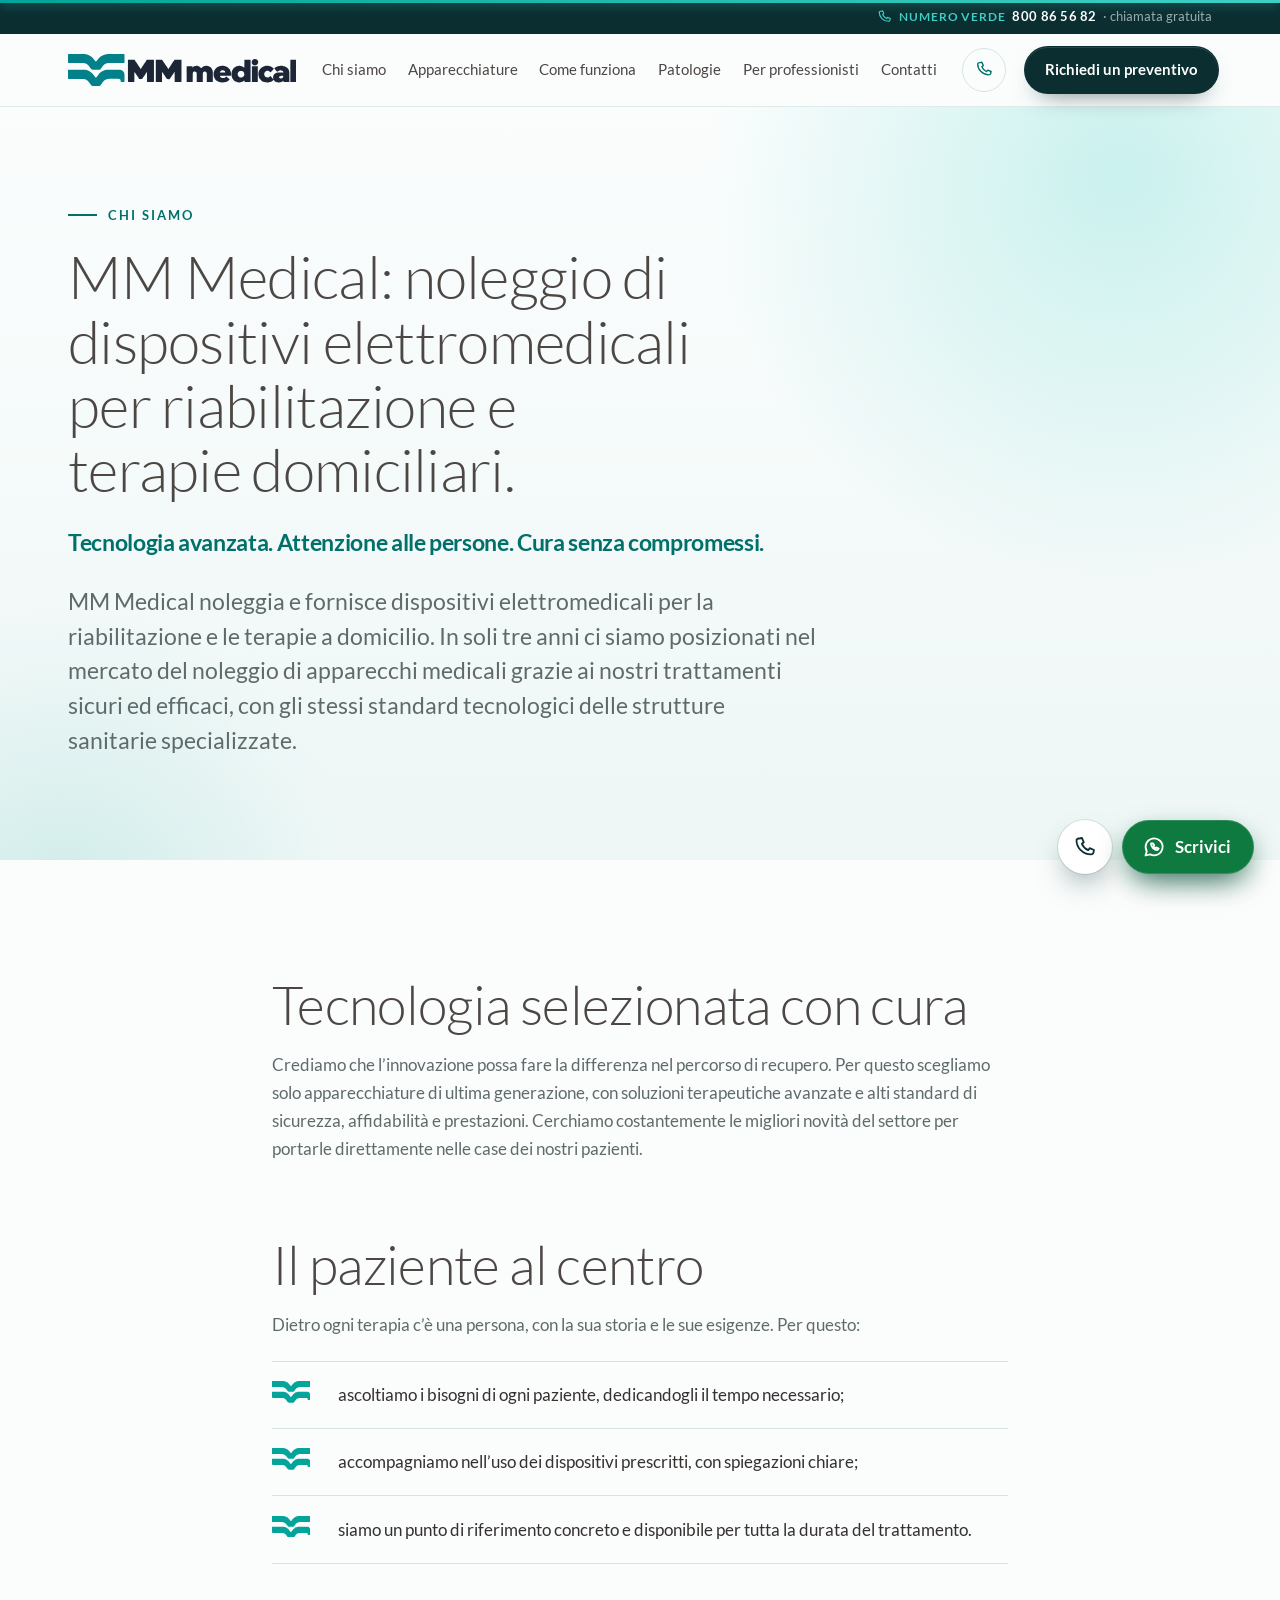
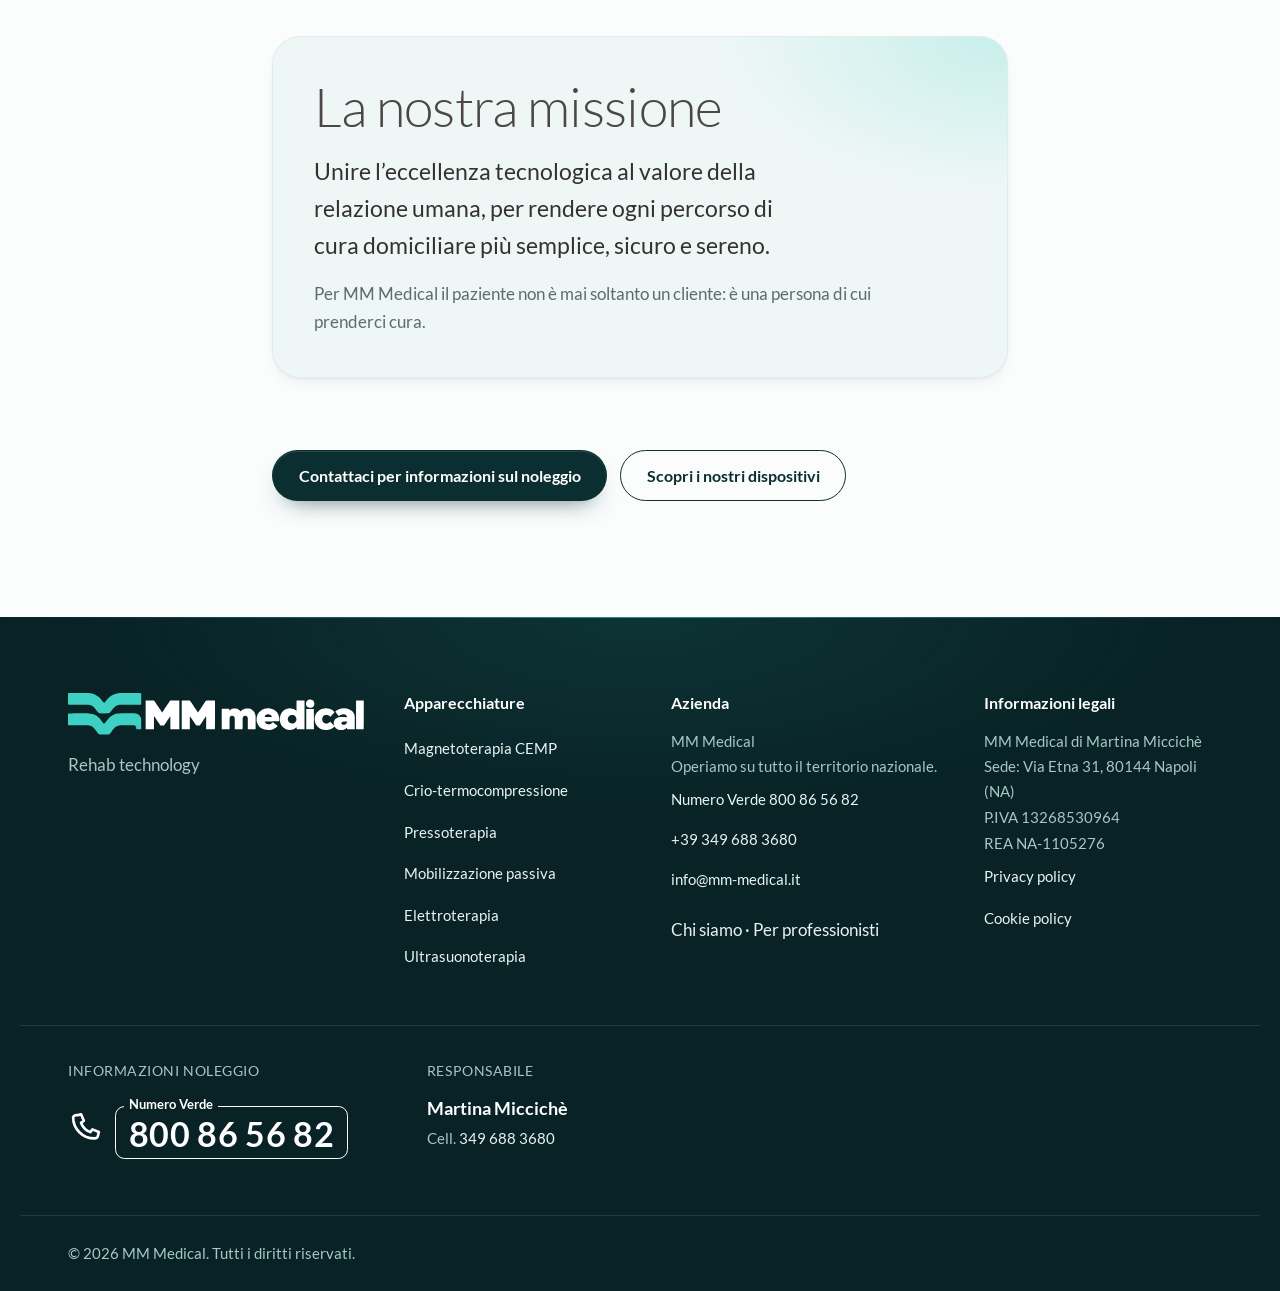
<file: chi-siamo/index.html>
<!DOCTYPE html><html lang="it"><head><meta charset="utf-8"><meta name="viewport" content="width=device-width, initial-scale=1"><title>Chi siamo | MM Medical</title><meta name="description" content="MM Medical noleggia dispositivi elettromedicali per la riabilitazione e le terapie a domicilio. Tecnologia avanzata, attenzione alle persone, cura senza compromessi."><link rel="canonical" href="https://www.mm-medical.it/chi-siamo/"><link rel="icon" href="/favicon.svg" type="image/svg+xml"><meta name="theme-color" content="#0b2e31"><script>document.documentElement.classList.add('js');</script><script>
      // Page transitions: only the photo that travels (clicked card <-> device hero) gets a transition name,
      // so every other photo fades with the page. Browsers without these events simply skip the effect.
      (function () {
        var slug = function (u) { var m = new URL(u, location.href).pathname.match(/^\/apparecchiature\/([^\/]+)\/?$/); return m ? m[1] : null; };
        var photo = function (s, home) { return home ? document.querySelector('[data-device="' + s + '"] .ph') : document.querySelector('.stage .photo'); };
        var name = function (el, s) { if (el) el.style.viewTransitionName = 'dev-' + s; };
        addEventListener('pageswap', function (e) {
          if (!e.viewTransition || !e.activation) return;
          var to = new URL(e.activation.entry.url), here = slug(location.href), dest = slug(to.href);
          if (dest && !here) name(photo(dest, true), dest);
          else if (here && to.pathname === '/') name(photo(here, false), here);
        });
        addEventListener('pagereveal', function (e) {
          if (!e.viewTransition || !window.navigation || !navigation.activation || !navigation.activation.from) return;
          var from = new URL(navigation.activation.from.url), here = slug(location.href), prev = slug(from.href);
          if (here && from.pathname === '/') name(photo(here, false), here);
          else if (!here && prev) name(photo(prev, true), prev);
        });
      })();
    </script><link rel="alternate" hreflang="it" href="https://www.mm-medical.it/chi-siamo/"><link rel="alternate" hreflang="x-default" href="https://www.mm-medical.it/chi-siamo/"><meta property="og:type" content="website"><meta property="og:locale" content="it_IT"><meta property="og:site_name" content="MM Medical"><meta property="og:title" content="Chi siamo | MM Medical"><meta property="og:description" content="MM Medical noleggia dispositivi elettromedicali per la riabilitazione e le terapie a domicilio. Tecnologia avanzata, attenzione alle persone, cura senza compromessi."><meta property="og:url" content="https://www.mm-medical.it/chi-siamo/"><meta property="og:image" content="https://www.mm-medical.it/og.jpg"><meta property="og:image:width" content="1200"><meta property="og:image:height" content="630"><meta property="og:image:alt" content="MM Medical: noleggio di apparecchiature per la riabilitazione"><meta name="twitter:card" content="summary_large_image"><meta name="twitter:image" content="https://www.mm-medical.it/og.jpg"><script type="application/ld+json">{"@context":"https://schema.org","@type":"LocalBusiness","name":"MM Medical","url":"https://www.mm-medical.it","telephone":"+39 349 688 3680","email":"info@mm-medical.it","description":"MM Medical noleggia dispositivi elettromedicali per la riabilitazione e le terapie a domicilio. Tecnologia avanzata, attenzione alle persone, cura senza compromessi.","areaServed":{"@type":"Country","name":"Italia"}}</script><link rel="stylesheet" href="/_astro/Base.Cmo2KmZf.css"><style>.hero[data-astro-cid-tkrz6np5]{background:linear-gradient(180deg, var(--paper), var(--mint));padding-block:clamp(3.5rem,8vw,7rem)}.hero[data-astro-cid-tkrz6np5] .wrap[data-astro-cid-tkrz6np5]{justify-items:start;gap:1.4rem;display:grid}h1[data-astro-cid-tkrz6np5]{overflow-wrap:break-word;max-width:22ch;font-size:clamp(1.9rem,1.1rem + 3.2vw,4.2rem)}.tagline[data-astro-cid-tkrz6np5]{font-family:var(--font-head);letter-spacing:-.015em;color:var(--teal-deep);font-weight:600;font-size:var(--step-1,1.25rem)}@media (prefers-reduced-motion:no-preference){.hero[data-astro-cid-tkrz6np5] .wrap[data-astro-cid-tkrz6np5]>[data-astro-cid-tkrz6np5]{animation:cs-up .9s var(--ease) both}.hero[data-astro-cid-tkrz6np5] .wrap[data-astro-cid-tkrz6np5]>[data-astro-cid-tkrz6np5]:nth-child(2){animation-delay:80ms}.hero[data-astro-cid-tkrz6np5] .wrap[data-astro-cid-tkrz6np5]>[data-astro-cid-tkrz6np5]:nth-child(3){animation-delay:.16s}.hero[data-astro-cid-tkrz6np5] .wrap[data-astro-cid-tkrz6np5]>[data-astro-cid-tkrz6np5]:nth-child(4){animation-delay:.24s}@keyframes cs-up{0%{opacity:0;transform:translateY(16px)}}}.hero[data-astro-cid-tkrz6np5] .lead[data-astro-cid-tkrz6np5]{max-width:60ch}.blocks[data-astro-cid-tkrz6np5]{gap:clamp(2.5rem,6vw,4.5rem);max-width:52rem;display:grid}.block[data-astro-cid-tkrz6np5]{gap:1rem;display:grid}.block[data-astro-cid-tkrz6np5] p[data-astro-cid-tkrz6np5]{color:var(--muted)}.points[data-astro-cid-tkrz6np5]{margin:.4rem 0 0;padding:0;list-style:none;display:grid}.points[data-astro-cid-tkrz6np5] li[data-astro-cid-tkrz6np5]{border-top:1px solid var(--line);grid-template-columns:3rem 1fr;align-items:start;gap:1.1rem;padding-block:1.2rem;display:grid}.points[data-astro-cid-tkrz6np5] li[data-astro-cid-tkrz6np5]:last-child{border-bottom:1px solid var(--line)}.points[data-astro-cid-tkrz6np5] .bullet{width:2.4rem;color:var(--teal);transition:transform .5s var(--ease-spring), filter .4s}.points[data-astro-cid-tkrz6np5] li[data-astro-cid-tkrz6np5]{transition:padding-left .4s var(--ease), background .4s}@media (hover:hover){.points[data-astro-cid-tkrz6np5] li[data-astro-cid-tkrz6np5]:hover{background:linear-gradient(90deg,#eef7f6e6,#eef7f600);padding-left:.5rem}.points[data-astro-cid-tkrz6np5] li[data-astro-cid-tkrz6np5]:hover .bullet{filter:drop-shadow(0 4px 8px #03a49973);transform:scale(1.08)}}.mission[data-astro-cid-tkrz6np5]{border-radius:var(--r-lg);background:radial-gradient(26rem 14rem at 100% 0%, #3fd0c438, transparent 70%), var(--mint);box-shadow:inset 0 0 0 1px var(--mint-2), var(--shadow-sm);padding:clamp(1.5rem,4vw,2.6rem)}@media (width<=560px){.ctas[data-astro-cid-tkrz6np5] .btn[data-astro-cid-tkrz6np5]{width:100%}}.points[data-astro-cid-tkrz6np5] span[data-astro-cid-tkrz6np5]{color:var(--text)}.mission[data-astro-cid-tkrz6np5] .big[data-astro-cid-tkrz6np5]{color:var(--text);font-size:var(--step-1,1.25rem);max-width:38ch;font-weight:500}.ctas[data-astro-cid-tkrz6np5]{flex-wrap:wrap;gap:.8rem;display:flex}
</style></head><body><a class="skip" href="#main">Vai al contenuto</a><header class="site-header" data-astro-cid-nen7h5rs><div class="topline" data-astro-cid-nen7h5rs><div class="wrap tl-in" data-astro-cid-nen7h5rs><a class="tl-tf" href="tel:800865682" aria-label="Numero Verde 800 86 56 82, chiamata gratuita" data-astro-cid-nen7h5rs><svg class="i" viewBox="0 0 24 24" fill="none" stroke="currentColor" stroke-width="1.8" stroke-linecap="round" stroke-linejoin="round" aria-hidden="true"><path d="M6.6 3.5 9 3l1.8 4.3-1.9 1.5a11.5 11.5 0 0 0 6.3 6.3l1.5-1.9L21 15l-.5 2.4a2.5 2.5 0 0 1-2.5 2c-8 0-14.5-6.5-14.5-14.5a2.5 2.5 0 0 1 2.1-1.4z"></path></svg><span class="tl-lbl" data-astro-cid-nen7h5rs>Numero Verde</span> <strong data-astro-cid-nen7h5rs>800 86 56 82</strong><span class="tl-free" data-astro-cid-nen7h5rs>· chiamata gratuita</span></a></div></div><div class="wrap bar" data-astro-cid-nen7h5rs><a class="brand" href="/" aria-label="MM Medical, home" data-astro-cid-nen7h5rs><svg class="logo" viewBox="99.5 168.3 1407.2 197.2" role="img" aria-label="MM Medical" xmlns="http://www.w3.org/2000/svg"><path fill="var(--logo-mark, #02818B)" fill-rule="evenodd" d="M 103 168.5 c -1.67 0.67 -2.67 1.33 -3.17 2.67 -0.33 0.67 -0.33 1 -0.33 24.5 0 15.67 0 24 0.17 24.33 0.5 1.5 2 3 3.67 3.5 0.33 0.17 13.83 0.17 45.5 0.33 26.67 -0 45.83 -0 47 0.17 3.33 0.17 9 1.5 12.5 2.83 3.83 1.33 9.83 5.33 14.17 9.33 3 2.67 3.67 3.33 6.83 7.33 1.5 2 3 3.83 3.33 4.17 1 1.33 5.67 7.67 7.17 10 0.83 1.17 3.33 3.67 4.67 4.67 1.33 0.83 3.17 1.83 4.83 2.17 l 1.33 0.33 20.17 0.17 c 11.67 -0 20.67 -0 21.17 -0.17 4.17 -0.83 7.67 -3 10 -6.33 0.5 -0.67 1.17 -1.67 1.5 -2.17 0.33 -0.33 1.67 -2 2.83 -3.67 1.17 -1.67 2.5 -3.5 3 -4.17 0.67 -0.67 1.67 -2 2.33 -2.83 2.5 -3.33 7.5 -9 10 -11.17 3.17 -2.83 8.17 -5.83 12.5 -7.67 3.33 -1.33 8.67 -2.5 12.67 -2.83 1.5 -0.17 17.5 -0.17 49.67 -0.17 l 47.5 -0.17 0.83 -0.33 c 1.33 -0.67 1.83 -1.17 2.5 -2.33 l 0.5 -1 0 -23.17 c 0 -12.67 -0.17 -23.67 -0.17 -24.33 -0.17 -1.83 -0.67 -2.67 -2.17 -3.5 l -1 -0.67 -48 -0 c -29.33 -0 -49.17 -0 -51.17 0.17 -5.67 0.33 -10.67 1 -17 2.67 -6.5 1.5 -9.5 2.67 -16.5 6 -5.5 2.67 -12.67 7.5 -16.17 10.83 -0.33 0.5 -1.83 1.83 -3.33 3.33 -1.5 1.33 -3.5 3.33 -4.33 4.5 -2.83 3.17 -8.5 10.5 -11.33 14.67 -1.67 2.67 -3 3.33 -5.67 3.33 -2.17 -0 -3.33 -0.83 -5.33 -3.67 -3.33 -4.67 -3.67 -5.17 -6.83 -9 -1.33 -1.67 -2.67 -3.33 -3 -3.67 -2.5 -3.33 -7.83 -8.67 -11.5 -11.5 -0.33 -0.17 -1.17 -0.83 -1.83 -1.33 -0.67 -0.5 -2 -1.5 -2.83 -2 -0.83 -0.67 -2.17 -1.5 -3 -2.17 -1.67 -1 -4.5 -2.67 -6.33 -3.5 -0.67 -0.33 -2.5 -1.17 -3.83 -1.83 -3.33 -1.5 -6.83 -2.67 -10.33 -3.67 -0.83 -0.17 -2.17 -0.5 -3 -0.67 -1 -0.33 -2.33 -0.67 -3.17 -0.83 -0.83 -0.17 -2 -0.33 -2.33 -0.5 -0.33 -0 -2.5 -0.33 -4.67 -0.67 l -3.83 -0.5 -47.83 -0 c -38.83 -0 -47.83 -0 -48.33 0.17z M 117.17 265 l -14.5 -0 -0.83 0.67 c -0.5 0.33 -1.17 1 -1.33 1.33 -1 1.17 -1 -0.5 -1 26.17 0 27.67 -0.17 25.83 1.33 27.17 1.33 1.33 -3.33 1.17 47.33 1.33 32 -0 45.5 -0 46.83 0.17 3 0.33 8 1.33 10.67 2.33 2.5 0.83 6.67 2.83 7.83 3.67 2 1.5 3.83 2.67 5 3.5 3.5 2.5 4.83 3.67 7.67 7.33 1.17 1.5 3.67 4.5 5.17 6.33 1.67 2.17 4.5 6 5.67 8.17 0.5 0.83 1.5 2.17 2.33 3.17 0.67 1 1.67 2.33 2.17 3 1.5 2.33 3 3.5 5.83 5 2.33 1.17 1.83 1.17 22.67 1.17 19.67 -0 22.5 -0.17 24.17 -0.67 2.33 -0.67 5.67 -3.17 6.83 -5 1.17 -1.67 2.83 -4.17 4.33 -6.33 1.17 -1.5 2.5 -3.33 3 -4.17 2.83 -3.83 3.33 -4.67 4.5 -6.33 0.83 -1 2 -2.33 2.5 -3.17 0.67 -0.83 1.5 -1.83 1.83 -2.17 1.83 -2.5 5.67 -6 8.5 -7.83 0.83 -0.5 1.67 -1 1.83 -1.17 0.17 -0.17 0.83 -0.5 1.5 -0.83 0.5 -0.33 1.17 -0.67 1.67 -1 3.33 -2.33 11.17 -4.5 17.5 -5 4.33 -0.33 60.83 -0.33 64.83 -0 3.5 0.33 4.67 0.67 7 2.67 1.83 1.67 2.83 3.17 3.33 4.67 0.67 1.83 0.83 3 0.83 7 0 3.17 0 3.5 0.33 3.83 l 0.33 0.33 10.67 0.17 c 11.5 -0 11.67 -0 12.17 -0.83 0.17 -0.5 0.33 -42.33 0 -45.67 -0.33 -5 -1 -7.67 -3.17 -11.83 -3.83 -7.67 -8.5 -11.83 -18 -15.5 -2 -0.83 -5.33 -1.5 -9 -1.67 -3.17 -0.17 -60.83 -0.17 -70.17 -0 -3.83 -0 -7.33 0.17 -7.67 0.33 -0.5 -0 -2 0.33 -3.5 0.5 -1.33 0.17 -3.33 0.5 -4.17 0.83 -0.83 0.17 -2 0.5 -2.33 0.5 -2 0.33 -9 2.67 -12 4 -6 2.83 -7.33 3.5 -10 5.33 -4.5 2.83 -5.5 3.67 -10.33 7.83 -3.33 2.83 -3.67 3.17 -7.67 8 -0.83 1 -2.17 2.67 -3.17 4 -1 1.17 -2.5 3 -3.33 4.17 -0.67 1.17 -1.83 2.67 -2.17 3.17 -0.5 0.67 -1.67 2.33 -2.67 3.5 -3.67 5.33 -4.33 6 -7.33 6 -1.5 -0 -2.5 -0.33 -3.33 -1.17 -1.33 -1.33 -4.5 -5.83 -7.83 -10.67 -1.17 -1.83 -2.33 -3.5 -3.5 -4.67 -1.67 -1.83 -4.67 -5.33 -7.17 -8.17 -1 -1.5 -1.67 -2 -3.5 -3.67 -0.83 -0.67 -2 -1.67 -2.67 -2.33 -3.33 -2.83 -9.67 -7.33 -12 -8.33 -0.33 -0.17 -1.17 -0.5 -1.83 -1 -1.5 -0.83 -5.17 -2.5 -7 -3.17 -0.83 -0.33 -2.17 -0.83 -2.83 -1.17 -0.83 -0.33 -2.17 -0.67 -3 -0.83 -0.83 -0.17 -2 -0.5 -2.67 -0.67 -4.67 -1.33 -10.17 -2.17 -15.33 -2.33 -3.5 -0.17 -53.17 -0.17 -81.17 -0z"></path><path fill="var(--logo-word, #1D2637)" fill-rule="evenodd" d="M 1249 199.17 c -3.5 0.33 -8.17 2.5 -10.5 4.67 -1.5 1.33 -4 4.5 -4.67 5.83 -2 4 -2.67 8.83 -1.83 14 0.83 4.17 3.5 8.33 7.17 11.17 3.83 2.83 7 3.67 12.5 3.67 7.17 -0 12.67 -2.67 16.33 -8 1.5 -2.5 2.83 -5.67 3.17 -7.83 0.17 -0.5 0.17 -1.67 0.33 -2.33 0.83 -6 -3 -14.33 -8.17 -17.67 -4.33 -2.67 -9.5 -4 -14.33 -3.5z M 469.33 204.33 l -0.5 0.5 0 67.5 0.17 67.33 0.33 0.33 c 0.17 0.17 0.83 0.33 2.67 0.33 2.83 0.17 35.5 0.17 35.83 -0 0.83 -0.17 0.83 0.83 0.83 -30.83 0 -28.17 0 -30 0.33 -30.33 0.33 -0.5 0.67 -0.33 1.5 1.17 0.33 0.67 1.33 2 2.17 3.33 2.17 2.67 2.67 3.5 5.33 7.33 1 1.67 2.17 3.5 2.5 4 2 3.17 5.5 8.33 6.83 10.17 0.83 1.33 1.83 2.83 2.5 3.5 0.5 0.83 2.67 4 4.67 7 2.17 3.17 4 6 4.33 6.33 0.33 0.33 1 0.67 1.67 0.83 0.83 0.33 1.17 0.33 7.33 0.33 5.67 -0 6.5 -0 7.17 -0.33 0.67 -0.33 2 -1.67 3 -3.17 0.5 -0.5 1.67 -2.5 3 -4.17 1.17 -1.83 2.67 -4 3.33 -5 1.67 -2.5 3.5 -5.17 4.17 -6.33 0.83 -1.33 4.5 -6.67 5.83 -8.67 0.67 -0.83 1.5 -2 1.83 -2.67 0.83 -1 3.17 -4.67 4.83 -7.33 1.83 -2.67 4.33 -6.33 4.67 -6.5 0.83 -0.5 0.83 -1.83 0.83 30.33 0.17 21.5 0.17 30.17 0.33 30.5 0.17 0.17 0.33 0.33 0.67 0.5 0.17 -0 9.5 -0 20.67 -0 l 20.17 -0 0.33 -0.33 0.5 -0.33 0 -67.5 0 -67.33 -0.5 -0.5 -0.5 -0.33 -20.83 -0 c -14.33 -0 -21 -0 -21.33 0.17 -0.83 0.33 -1.67 1.67 -7.17 9.67 -1.5 2.17 -3.83 5.67 -5.33 7.67 -1.33 2.17 -2.67 4.17 -3 4.5 -0.67 1.17 -2.33 3.67 -2.83 4.67 -0.33 0.5 -0.83 1.33 -1.33 1.83 -5.17 7.5 -8 12 -9.83 14.83 -1 1.5 -2.5 4 -3.5 5.33 -1 1.5 -2.33 3.67 -3 4.67 -1.5 2.33 -2 2.83 -2.5 2.83 -0.33 -0 -2 -2.33 -4.17 -5.83 -0.33 -0.67 -1.5 -2.33 -2.5 -3.67 -1 -1.33 -2.33 -3.5 -3.33 -4.83 -0.83 -1.33 -2.5 -3.83 -3.67 -5.67 -1.17 -1.67 -2.67 -4 -3.5 -5.17 -5.83 -8.67 -9.5 -14.17 -12.67 -18.83 -1 -1.5 -2.67 -3.83 -3.67 -5.33 -3.67 -5.33 -4.33 -6.17 -4.83 -6.5 l -0.5 -0.33 -19.5 -0 -19.5 -0 -0.33 0.33z M 1187.33 204.17 c -0.33 0.17 -0.5 0.33 -0.5 0.5 -0.17 -0 -0.17 11 -0.33 24.17 0 17.83 -0.17 24.17 -0.17 24.17 -0.5 0.33 -0.67 0.17 -1.83 -0.83 -1.5 -1.33 -4 -3.33 -5.5 -4 -0.5 -0.33 -1.67 -1 -2.33 -1.33 -2 -1.33 -5.83 -3 -7.67 -3.67 -2.17 -0.67 -8 -1.83 -10.33 -2 -3.17 -0.33 -6.5 -0 -10.5 0.67 -6.33 1 -7.67 1.33 -12.83 3.67 -2 1 -7.17 4 -8.33 4.83 -4.17 3.33 -7.5 6.83 -11.17 11.5 -2.5 3.33 -6 11.5 -7.33 17.5 -2.5 10.33 -2.17 19.33 1.33 31.67 0.33 1.33 1.83 4.5 3.33 7.67 0.83 1.67 1.33 2.33 4 6.17 4.5 6.33 11.5 11.83 19 15 7.17 3 12.33 4 20.33 3.83 8.83 -0.33 15.33 -2.33 22.5 -7 1.17 -0.83 4.67 -3.67 5.83 -4.67 1.83 -1.83 2 -1.5 2.5 5 0.17 2.83 0.33 3.33 1 3.67 0.17 0.17 4.83 0.17 17.83 0.17 l 17.67 -0 0.33 -0.33 0.5 -0.5 0 -67.5 0 -67.5 -0.33 -0.5 -0.5 -0.33 -17.67 -0 c -9.83 -0 -17.83 -0 -18 -0 -0.33 -0.17 -0.67 -0 -0.83 -0z m -17.17 68.83 c 1.33 0.17 2.83 0.5 3.33 0.67 0.5 0.33 1.17 0.5 1.5 0.5 0.83 0.17 3.67 2.5 5.33 4.17 5.17 5.17 7.17 12.83 5 20.17 -1.17 3.33 -2 5.17 -3.83 7.17 -2.17 2.33 -4.33 3.83 -7.83 5.67 -4.67 2.17 -11 2.17 -16.33 -0.17 -2 -0.83 -5 -2.83 -6.5 -4.5 -2.5 -2.67 -3.83 -5 -5.17 -9.83 l -0.5 -1.83 0 -3.33 0.17 -3.5 0.67 -1.67 c 0.33 -1 1 -2.33 1.33 -3 0.5 -0.67 1.17 -1.83 1.5 -2.5 1.17 -2.17 4.5 -5.17 7 -6.5 3.67 -1.83 9.5 -2.5 14.33 -1.5z M 641 204.5 l -0.33 0.33 -0.17 67.33 0 67.33 0.5 0.5 0.33 0.33 9.5 -0 c 5.17 -0 13.5 -0 18.5 0.17 8.67 -0 9 -0 9.33 -0.33 l 0.33 -0.33 0 -29 c 0.17 -15.83 0.17 -29.5 0.33 -30.17 0.17 -2.33 0.5 -2 3.33 2.33 3 4.17 4 5.83 5.5 7.83 0.83 1 2.5 3.67 4 5.67 1.33 2 3 4.5 3.67 5.5 0.67 1 1.83 2.5 2.33 3.33 0.67 1 1.33 2.17 1.67 2.5 0.33 0.5 2.33 3.5 4.33 6.5 4.67 6.83 5.17 7.5 6.17 8.17 1 0.67 1.5 0.67 8.17 0.67 6.5 -0.17 6.5 -0.17 8.17 -1.5 1.17 -1.17 6.17 -8.17 7 -10 0.33 -0.33 1.17 -1.67 2 -3 0.83 -1.17 2.17 -3.17 3.17 -4.5 0.83 -1.33 2.17 -3.17 2.67 -4.17 1.67 -2.17 4.5 -6.33 5.5 -8.17 2.17 -3.5 2.5 -4 3.33 -5.17 0.5 -0.5 1.17 -1.5 1.5 -2 0.5 -0.5 1.5 -2 2.33 -3.17 1.67 -2.5 2.17 -2.83 2.5 -2.17 0.17 0.5 0.33 15.17 0.17 44.83 0 10.5 0 15.5 0.17 15.67 0.17 0.17 0.5 0.33 0.83 0.5 0.67 0.17 40 0.17 40.33 -0 0.83 -0.17 0.83 3.67 0.83 -67.83 0 -48.5 0 -67.17 -0.17 -67.5 -0.17 -0.33 -0.33 -0.5 -0.5 -0.67 -0.33 -0.17 -37.5 -0.17 -40.17 -0 -2.17 0.17 -2.67 0.33 -3.83 2.17 -2.17 3.5 -3.67 5.67 -4.67 7.17 -1.17 1.33 -2.67 3.5 -4.17 6.17 -0.33 0.67 -1.33 2.17 -2.17 3.17 -1.83 2.67 -4.5 6.67 -6.67 9.83 -0.83 1.33 -1.83 3 -2.33 3.5 -0.33 0.67 -1.5 2.33 -2.33 3.67 -1.67 2.5 -2.67 3.83 -6 8.67 -1.17 1.67 -2.67 4 -3.5 5.17 -4 6.33 -4.33 6.83 -5.17 6.33 0 -0.17 -0.67 -0.83 -1.17 -1.67 -0.5 -0.83 -1.17 -2.17 -1.67 -2.83 -1.5 -2.33 -5.33 -7.83 -8.5 -12.83 -1.83 -2.5 -4 -5.67 -5 -7.17 -1.67 -2.5 -2.5 -3.67 -4 -6.33 -0.5 -0.67 -1.33 -2 -2 -2.83 -0.67 -0.83 -1.5 -2 -2 -2.5 -1.83 -2.67 -5 -7.33 -7.83 -11.5 -3 -4.83 -4.67 -7 -5.33 -7.5 -0.67 -0.67 -3.67 -0.83 -21.67 -0.83 -16.33 -0 -16.83 -0 -17.17 0.33z M 1470.17 204.67 c -0.17 0.33 -0.33 3.67 -0.33 67.5 0 36.83 0 67.33 0.17 67.67 0 0.33 0.17 0.5 0.33 0.67 0.33 0.17 5.17 0.17 17.67 0.17 17.33 -0 17.33 -0 17.83 -0.33 0.17 -0.17 0.5 -0.5 0.5 -0.67 0.17 -0.33 0.17 -24.33 0.17 -53.5 0 -29.17 0 -55.83 0 -59.33 0.17 -3.5 0.17 -9.67 0 -14 l 0 -7.67 -0.5 -0.5 -0.5 -0.5 -17.5 -0 -17.5 -0 -0.33 0.5z M 1045.83 241.17 c -0.33 -0 -1.5 0.17 -2.67 0.33 -1.33 0.17 -2.67 0.33 -3.17 0.5 -1.17 -0 -6.33 1.33 -8 1.83 -10 3.33 -18.17 9 -24.5 17 -3.67 4.5 -7 10.67 -8.5 16.17 -0.33 1 -0.67 2.17 -0.83 2.83 -0.33 1.33 -1.17 5.17 -1.33 7 -0.5 4.17 0 14 0.67 17 0.17 0.33 0.33 1.17 0.5 1.67 0 0.67 0.5 2 0.83 3.17 0.5 1.17 1 2.67 1.17 3.17 1 3 3.17 7 6.33 11.33 3.83 5.33 5.17 6.67 10.17 10.5 4 2.83 6.5 4.33 11 6 7.83 3.33 14.33 4.5 24.5 4.33 7.83 -0 12.67 -0.67 20.33 -2.83 2.33 -0.67 6.83 -2.67 9.33 -4 1.33 -0.83 6 -3.83 7.17 -4.83 2.67 -2.17 7.5 -7.17 7.5 -7.67 0 -0.5 -1.33 -1.83 -4.67 -4.33 -1.5 -1.17 -3 -2.33 -3.33 -2.67 -0.5 -0.33 -1.17 -1 -1.67 -1.33 -0.67 -0.33 -1.5 -1 -2.17 -1.5 -6.33 -4.83 -9.83 -7.5 -10.5 -7.5 -0.17 -0 -1.17 0.83 -2.67 2.33 -4.33 4.17 -7 5.67 -12.5 6.5 -4 0.67 -8 0.33 -11.83 -0.67 -4.67 -1.33 -9.67 -5.67 -11.17 -9.5 -0.17 -0.67 -0.5 -1.33 -0.5 -1.5 -0.33 -0.67 0.17 -1.17 0.83 -1.33 0.33 -0.17 14.17 -0.17 30.83 -0.17 32.5 -0 35.83 -0 36.17 -0.17 0.5 -0.17 0.67 -1 1 -4.17 0.67 -6.33 0 -15.83 -1.67 -20.83 -0.17 -0.83 -0.83 -2.5 -1.17 -3.67 -1 -3.17 -1.67 -4.67 -3.67 -8.33 -1.5 -2.5 -2.67 -4.17 -4.17 -6 -0.83 -0.83 -1.83 -2.17 -2.5 -2.83 -2.83 -3.5 -7.67 -7 -14 -10.17 -4.17 -2.17 -10.83 -4.33 -15.17 -5 -1 -0 -2.33 -0.33 -3 -0.5 -1 -0.17 -11.33 -0.5 -13 -0.17z m 8.5 27.67 c 4.67 0.67 8.5 2.5 10.83 4.83 1.33 1.5 2.17 2.67 3.17 5.33 1 2.33 0.83 2.83 -0.5 3.17 -1.17 0.17 -31.5 0.17 -32 -0.17 -0.5 -0.33 -0.5 -0.67 0 -2.33 0.67 -2.17 1.83 -4.33 3.33 -5.67 2.83 -2.83 6.5 -4.67 10.33 -5.17 2.33 -0.33 2.5 -0.33 4.83 -0z M 1322 241.17 c -2 0.17 -5.5 0.67 -8.67 1.5 -1 0.17 -2.33 0.5 -2.67 0.5 -2.5 0.5 -5.83 1.83 -9.5 3.67 -4.33 2.17 -7.17 3.83 -8.5 5.17 -0.67 0.67 -2 1.67 -2.83 2.33 -2 1.67 -3.83 3.67 -7.5 8 -1 1.33 -2.5 3.83 -4 6.83 -0.5 1.33 -1.17 2.5 -1.17 2.5 -0.5 0.67 -2.5 6.33 -2.83 8.17 -1.17 6.17 -1.5 9 -1.5 13 0.17 7.83 1.67 14.33 4.67 21.17 1.17 2.67 1.33 3.17 2.5 5 3.83 6.17 8.5 11.33 14 15.17 3.33 2.17 4 2.67 10.67 5.83 2.5 1.17 6 2.17 11 3 7.5 1.33 18.67 1.17 24 -0.5 0.67 -0.17 2.33 -0.67 3.83 -1 3.17 -0.83 4.67 -1.33 7.83 -2.83 6 -3 10.83 -6.5 14.33 -10.5 0.67 -1 1 -0.83 2.17 0.83 1.33 2 3 3.83 5.17 5.83 2.33 2.17 3 2.67 5.5 4 2.67 1.5 3.17 1.83 5 2.33 5.5 2 8.67 2.5 15.33 2.5 5.83 -0 9.67 -0.67 14.83 -2.33 0.83 -0.33 1.5 -0.5 1.67 -0.5 0.33 -0 3.83 -1.83 5 -2.67 1.33 -0.83 2.33 -1.67 4.33 -3.5 1.33 -1.17 1.5 -1.33 2 -1 0.33 0.17 0.5 1.83 0.5 4.33 0 2 0.17 2.5 1 2.67 0.5 0.17 34.5 0.17 35 -0.17 0.5 -0 0.67 -0.83 0.5 -1.83 0 -0.33 0 -13.67 0 -29.33 l -0.17 -28.67 -0.33 -2.5 c -0.33 -1.5 -0.67 -3.17 -0.83 -3.83 -0.67 -2.33 -1.33 -5 -1.33 -5.17 0 -0.17 -0.33 -0.83 -0.67 -1.5 -0.33 -0.83 -0.67 -1.83 -0.83 -2.17 -1.17 -2.33 -3.17 -6 -4.33 -7.67 -1 -1.17 -3 -3.17 -4.83 -4.67 -5 -4.17 -10.17 -6.83 -17.67 -9.5 -1.5 -0.5 -6.5 -1.5 -8.67 -1.83 -0.83 -0.17 -2.33 -0.33 -3.17 -0.5 -3.83 -0.5 -13 -0.33 -17 0.17 -0.83 0.17 -1.83 0.33 -2.5 0.5 -1 -0 -3.67 0.67 -6.33 1.33 -0.67 0.17 -1.67 0.5 -2.33 0.67 -0.5 -0 -1.5 0.33 -2.17 0.67 -0.67 0.33 -1.33 0.5 -1.5 0.5 -0.33 -0 -4.67 2 -7.67 3.67 -3.17 1.5 -6.83 4 -9 6 -1.33 1.33 -1.33 1.17 2.17 6.17 0.67 1.17 1.67 2.33 2 2.83 1.5 2.17 4.67 6.33 7.17 9.33 0.67 0.83 1.5 1.83 1.83 2.17 1 1.5 2.17 2.5 2.83 2.5 0.5 -0 1.83 -0.83 3.33 -2.33 2.67 -2.33 7 -4.5 11.67 -5.67 2.17 -0.5 2.5 -0.5 5.5 -0.67 2.67 -0 3.67 -0 4.83 0.17 4.83 1 7.67 2.33 10.33 5.33 1 1 1.83 3 2 5.17 0.67 3.67 0.5 4 -1.67 3.67 -0.83 -0 -3.33 -0.33 -5.67 -0.5 -2.33 -0.17 -5.33 -0.5 -6.5 -0.67 -5.83 -0.5 -16.67 -0.33 -21 0.33 -1.33 0.33 -2.83 0.67 -3.33 0.83 -0.5 0.17 -1.67 0.5 -2.33 0.67 -3 1 -4.83 1.67 -7.33 3.17 -4.5 2.33 -8.83 6.67 -11 10.33 -3 5.5 -3.83 8.83 -3.67 15 0 4.33 0.33 6.67 1.17 9.17 0.83 2.67 0.33 2.67 -2 -0.17 -0.83 -0.67 -1.5 -1.67 -1.83 -1.83 -0.5 -0.5 -1.5 -1.67 -3.17 -3.83 -4.83 -6 -10.17 -11.67 -10.83 -11.67 -0.33 -0 -0.83 0.5 -1.67 1.33 -0.67 0.67 -2 1.83 -2.83 2.33 -0.83 0.5 -1.83 1.33 -2.17 1.67 -1.67 1.17 -4.17 2.33 -6.33 3 -2 0.33 -2.33 0.33 -5 0.33 -4.33 -0 -7.17 -0.67 -10.17 -2.5 -5 -2.83 -7.17 -5.5 -9 -11.17 -1.33 -4.33 -1.33 -9.33 0.17 -14 1.5 -4.5 5.17 -9.17 9.17 -11.17 5.5 -2.83 13.5 -2.83 19.17 0.17 2.5 1.17 4 2.33 6.5 4.83 1.17 1.17 2.17 2.17 2.33 2.17 0.33 -0 1.67 -1.33 4.17 -4 1.17 -1.33 3.17 -3.33 4.33 -4.67 1.17 -1.17 2.67 -2.5 3.33 -3.17 1.17 -1.17 3.17 -3.5 5.33 -6.17 0.67 -0.67 1.67 -1.83 2.17 -2.33 0.83 -0.67 1.17 -1.17 1.17 -1.33 0 -0.67 -0.83 -1.83 -2.67 -3.67 -3.5 -3.5 -6.33 -5.5 -10.83 -8 -0.33 -0.33 -1.17 -0.67 -1.67 -1 -1.67 -1 -4.5 -2.17 -7 -3 -0.33 -0 -1 -0.33 -1.33 -0.5 -0.83 -0.33 -6.17 -1.5 -7.67 -1.67 -0.83 -0.17 -2.17 -0.33 -3.17 -0.5 -2.17 -0.17 -8.33 -0.33 -11.17 -0.17z m 103.83 62.17 c 0.5 0.5 0.5 1 0.33 3.17 -0.33 3.83 -1.17 5.67 -3.83 8.5 -2.17 2.5 -4.83 3.67 -8.67 4.17 -5.33 0.83 -8.83 -0.17 -11.17 -2.67 -2.17 -2.17 -2.67 -4.67 -1.67 -7.17 1.17 -3.67 4.67 -5.67 10.33 -6.17 3 -0.17 14.17 -0 14.67 0.17z M 886.5 241.67 c -1.17 0.17 -2.67 0.5 -3.33 0.67 -0.67 0.17 -1.83 0.5 -2.5 0.67 -1.83 0.5 -4.33 2 -8 4.5 -1 0.67 -2.83 2.33 -3.83 3.33 -0.67 0.83 -1.5 1 -1.5 0.33 -0.17 -0.67 -0.5 -4.5 -0.5 -5.67 0 -1.17 -0.17 -1.5 -1.17 -1.67 -0.83 -0.17 -33.33 -0.5 -34 -0.33 -0.33 0.17 -0.5 0.33 -0.67 0.67 -0.17 0.33 -0.17 12.5 -0.17 48.17 0 46.5 0.17 47.67 0.33 48 l 0.33 0.33 17.83 -0 c 10.33 -0 17.83 -0 18 -0.17 0.33 -0 0.5 -0.33 0.67 -0.5 0 -0.17 0.17 -11.67 0.17 -26.33 l 0.17 -26 0.33 -1.67 c 1.17 -4.67 3.5 -7.67 7.33 -9.33 4.33 -2 9.67 -0.83 13 2.67 1.67 1.67 2.5 3.67 3.17 6.67 l 0.5 2.33 0.17 25.83 c 0 24.5 0 25.83 0.33 26.17 l 0.33 0.33 18 0.17 18.17 -0 0.33 -0.5 c 0.33 -0.33 0.33 -0.33 0.33 -26.17 l 0 -25.67 0.5 -2.17 c 1 -5.67 4.67 -9.67 9.33 -10.33 4.17 -0.67 7.67 0.33 10.5 3 1.83 1.67 3.17 4.17 3.83 7.5 l 0.33 2 0 25.67 0 25.67 0.33 0.33 0.5 0.5 11.67 -0 c 17 0.33 24.17 0.17 24.67 -0.17 0.17 -0.33 0.17 -1.67 0.17 -29.83 0 -30.67 0 -31.5 -0.67 -35.67 -0.33 -2.17 -0.5 -2.5 -1.17 -5.33 -1.33 -4.83 -4.67 -11.67 -6.83 -14 -0.33 -0.33 -0.67 -0.83 -0.83 -1 -1 -1.5 -4.33 -4.33 -6.83 -6 -0.67 -0.33 -2 -1.33 -3 -2 -3.33 -2.17 -7.17 -3.67 -11.83 -4.5 -4.67 -0.83 -10.33 -1.33 -13 -0.83 -0.67 0.17 -2 0.33 -3.17 0.5 -2.17 0.17 -5.83 1 -7.33 1.67 -2.83 1 -6.67 3.17 -8.33 4.5 -0.5 0.33 -1.17 0.83 -1.67 1.33 -0.67 0.33 -2.33 1.83 -3.83 3.33 -1.67 1.67 -2.83 2.67 -3.17 2.67 -0.17 -0 -0.67 -0.33 -1.17 -1 -2.67 -3.33 -8.33 -7.83 -12 -9.67 -1.17 -0.5 -2.67 -1.17 -3.33 -1.33 -5.67 -1.83 -7 -2 -11.5 -2.17 -3.5 -0 -4.17 -0 -6 0.5z M 1233.33 243.83 c -0.33 0.17 -0.5 0.33 -0.5 0.5 0 0.17 0 21.67 0 48 0 46.17 0 47.67 0.33 48 0.17 0.33 1 0.33 17.83 0.33 l 17.5 -0 0.33 -0.33 0.5 -0.33 0 -21.5 c 0.17 -27.17 0.17 -27.33 0 -52.83 0 -20 -0.17 -21.17 -0.33 -21.5 -0.5 -0.33 -2.33 -0.5 -19.33 -0.5 -13.17 -0 -15.83 -0 -16.33 0.17z"></path></svg></a><nav class="nav" id="nav" aria-label="Principale" data-astro-cid-nen7h5rs><ul data-astro-cid-nen7h5rs><li style="--n: 0" data-astro-cid-nen7h5rs><a href="/chi-siamo/" data-astro-cid-nen7h5rs>Chi siamo</a></li><li style="--n: 1" data-astro-cid-nen7h5rs><a href="/#apparecchiature" data-astro-cid-nen7h5rs>Apparecchiature</a></li><li style="--n: 2" data-astro-cid-nen7h5rs><a href="/#come-funziona" data-astro-cid-nen7h5rs>Come funziona</a></li><li style="--n: 3" data-astro-cid-nen7h5rs><a href="/patologie/" data-astro-cid-nen7h5rs>Patologie</a></li><li style="--n: 4" data-astro-cid-nen7h5rs><a href="/professionisti/" data-astro-cid-nen7h5rs>Per professionisti</a></li><li style="--n: 5" data-astro-cid-nen7h5rs><a href="/#contatti" data-astro-cid-nen7h5rs>Contatti</a></li><li class="call" style="--n: 6" data-astro-cid-nen7h5rs><a href="tel:800865682" data-astro-cid-nen7h5rs>Numero Verde 800 86 56 82</a></li><li class="call" style="--n: 7" data-astro-cid-nen7h5rs><a href="tel:+393496883680" data-astro-cid-nen7h5rs>Chiama +39 349 688 3680</a></li><li class="menu-cta" style="--n: 8" data-astro-cid-nen7h5rs><a class="btn btn-primary" href="/#contatti" data-astro-cid-nen7h5rs>Richiedi un preventivo</a></li></ul></nav><div class="actions" data-astro-cid-nen7h5rs><a class="phone" href="tel:+393496883680" aria-label="Chiama MM Medical +39 349 688 3680" data-astro-cid-nen7h5rs><svg class="i" viewBox="0 0 24 24" fill="none" stroke="currentColor" stroke-width="1.8" stroke-linecap="round" stroke-linejoin="round" aria-hidden="true"><path d="M6.6 3.5 9 3l1.8 4.3-1.9 1.5a11.5 11.5 0 0 0 6.3 6.3l1.5-1.9L21 15l-.5 2.4a2.5 2.5 0 0 1-2.5 2c-8 0-14.5-6.5-14.5-14.5a2.5 2.5 0 0 1 2.1-1.4z"></path></svg><span data-astro-cid-nen7h5rs>+39 349 688 3680</span></a><a class="btn btn-primary cta" href="/#contatti" data-astro-cid-nen7h5rs>Richiedi un preventivo</a><button class="burger" type="button" aria-expanded="false" aria-controls="nav" aria-label="Apri il menu" data-astro-cid-nen7h5rs><span data-astro-cid-nen7h5rs></span><span data-astro-cid-nen7h5rs></span></button></div></div></header><script type="module">var e=document.querySelector(`.burger`),t=document.getElementById(`nav`),n=()=>{t?.removeAttribute(`data-open`),e?.setAttribute(`aria-expanded`,`false`)};e?.addEventListener(`click`,()=>{let n=e.getAttribute(`aria-expanded`)!==`true`;e.setAttribute(`aria-expanded`,String(n)),n?t?.setAttribute(`data-open`,`true`):t?.removeAttribute(`data-open`)}),t?.querySelectorAll(`a`).forEach(e=>e.addEventListener(`click`,n)),document.addEventListener(`keydown`,e=>{e.key===`Escape`&&n()}),document.addEventListener(`click`,e=>{t?.hasAttribute(`data-open`)&&!e.target.closest(`.site-header`)&&n()});var r=document.querySelector(`.site-header`),i=()=>r?.toggleAttribute(`data-scrolled`,scrollY>8);addEventListener(`scroll`,i,{passive:!0}),i();</script><main id="main"><section class="hero aura" data-astro-cid-tkrz6np5><div class="wrap" data-astro-cid-tkrz6np5><p class="eyebrow" data-astro-cid-tkrz6np5>Chi siamo</p><h1 data-astro-cid-tkrz6np5>MM Medical: noleggio di dispositivi elettromedicali per riabilitazione e terapie domiciliari.</h1><p class="tagline" data-astro-cid-tkrz6np5>Tecnologia avanzata. Attenzione alle persone. Cura senza compromessi.</p><p class="lead" data-astro-cid-tkrz6np5>MM Medical noleggia e fornisce dispositivi elettromedicali per la riabilitazione e le terapie a domicilio. In soli tre anni ci siamo posizionati nel mercato del noleggio di apparecchi medicali grazie ai nostri trattamenti sicuri ed efficaci, con gli stessi standard tecnologici delle strutture sanitarie specializzate.</p></div></section><section class="section body" data-astro-cid-tkrz6np5><div class="wrap blocks" data-astro-cid-tkrz6np5><article class="block reveal" data-astro-cid-tkrz6np5><h2 data-astro-cid-tkrz6np5>Tecnologia selezionata con cura</h2><p data-astro-cid-tkrz6np5>Crediamo che l’innovazione possa fare la differenza nel percorso di recupero. Per questo scegliamo solo apparecchiature di ultima generazione, con soluzioni terapeutiche avanzate e alti standard di sicurezza, affidabilità e prestazioni. Cerchiamo costantemente le migliori novità del settore per portarle direttamente nelle case dei nostri pazienti.</p></article><article class="block reveal" data-astro-cid-tkrz6np5><h2 data-astro-cid-tkrz6np5>Il paziente al centro</h2><p data-astro-cid-tkrz6np5>Dietro ogni terapia c’è una persona, con la sua storia e le sue esigenze. Per questo:</p><ul class="points" data-astro-cid-tkrz6np5><li data-astro-cid-tkrz6np5><svg class="bullet" viewBox="99.5 168.3 348.4 197.2" aria-hidden="true" xmlns="http://www.w3.org/2000/svg"><path fill="currentColor" fill-rule="evenodd" d="M 103 168.5 c -1.67 0.67 -2.67 1.33 -3.17 2.67 -0.33 0.67 -0.33 1 -0.33 24.5 0 15.67 0 24 0.17 24.33 0.5 1.5 2 3 3.67 3.5 0.33 0.17 13.83 0.17 45.5 0.33 26.67 -0 45.83 -0 47 0.17 3.33 0.17 9 1.5 12.5 2.83 3.83 1.33 9.83 5.33 14.17 9.33 3 2.67 3.67 3.33 6.83 7.33 1.5 2 3 3.83 3.33 4.17 1 1.33 5.67 7.67 7.17 10 0.83 1.17 3.33 3.67 4.67 4.67 1.33 0.83 3.17 1.83 4.83 2.17 l 1.33 0.33 20.17 0.17 c 11.67 -0 20.67 -0 21.17 -0.17 4.17 -0.83 7.67 -3 10 -6.33 0.5 -0.67 1.17 -1.67 1.5 -2.17 0.33 -0.33 1.67 -2 2.83 -3.67 1.17 -1.67 2.5 -3.5 3 -4.17 0.67 -0.67 1.67 -2 2.33 -2.83 2.5 -3.33 7.5 -9 10 -11.17 3.17 -2.83 8.17 -5.83 12.5 -7.67 3.33 -1.33 8.67 -2.5 12.67 -2.83 1.5 -0.17 17.5 -0.17 49.67 -0.17 l 47.5 -0.17 0.83 -0.33 c 1.33 -0.67 1.83 -1.17 2.5 -2.33 l 0.5 -1 0 -23.17 c 0 -12.67 -0.17 -23.67 -0.17 -24.33 -0.17 -1.83 -0.67 -2.67 -2.17 -3.5 l -1 -0.67 -48 -0 c -29.33 -0 -49.17 -0 -51.17 0.17 -5.67 0.33 -10.67 1 -17 2.67 -6.5 1.5 -9.5 2.67 -16.5 6 -5.5 2.67 -12.67 7.5 -16.17 10.83 -0.33 0.5 -1.83 1.83 -3.33 3.33 -1.5 1.33 -3.5 3.33 -4.33 4.5 -2.83 3.17 -8.5 10.5 -11.33 14.67 -1.67 2.67 -3 3.33 -5.67 3.33 -2.17 -0 -3.33 -0.83 -5.33 -3.67 -3.33 -4.67 -3.67 -5.17 -6.83 -9 -1.33 -1.67 -2.67 -3.33 -3 -3.67 -2.5 -3.33 -7.83 -8.67 -11.5 -11.5 -0.33 -0.17 -1.17 -0.83 -1.83 -1.33 -0.67 -0.5 -2 -1.5 -2.83 -2 -0.83 -0.67 -2.17 -1.5 -3 -2.17 -1.67 -1 -4.5 -2.67 -6.33 -3.5 -0.67 -0.33 -2.5 -1.17 -3.83 -1.83 -3.33 -1.5 -6.83 -2.67 -10.33 -3.67 -0.83 -0.17 -2.17 -0.5 -3 -0.67 -1 -0.33 -2.33 -0.67 -3.17 -0.83 -0.83 -0.17 -2 -0.33 -2.33 -0.5 -0.33 -0 -2.5 -0.33 -4.67 -0.67 l -3.83 -0.5 -47.83 -0 c -38.83 -0 -47.83 -0 -48.33 0.17z M 117.17 265 l -14.5 -0 -0.83 0.67 c -0.5 0.33 -1.17 1 -1.33 1.33 -1 1.17 -1 -0.5 -1 26.17 0 27.67 -0.17 25.83 1.33 27.17 1.33 1.33 -3.33 1.17 47.33 1.33 32 -0 45.5 -0 46.83 0.17 3 0.33 8 1.33 10.67 2.33 2.5 0.83 6.67 2.83 7.83 3.67 2 1.5 3.83 2.67 5 3.5 3.5 2.5 4.83 3.67 7.67 7.33 1.17 1.5 3.67 4.5 5.17 6.33 1.67 2.17 4.5 6 5.67 8.17 0.5 0.83 1.5 2.17 2.33 3.17 0.67 1 1.67 2.33 2.17 3 1.5 2.33 3 3.5 5.83 5 2.33 1.17 1.83 1.17 22.67 1.17 19.67 -0 22.5 -0.17 24.17 -0.67 2.33 -0.67 5.67 -3.17 6.83 -5 1.17 -1.67 2.83 -4.17 4.33 -6.33 1.17 -1.5 2.5 -3.33 3 -4.17 2.83 -3.83 3.33 -4.67 4.5 -6.33 0.83 -1 2 -2.33 2.5 -3.17 0.67 -0.83 1.5 -1.83 1.83 -2.17 1.83 -2.5 5.67 -6 8.5 -7.83 0.83 -0.5 1.67 -1 1.83 -1.17 0.17 -0.17 0.83 -0.5 1.5 -0.83 0.5 -0.33 1.17 -0.67 1.67 -1 3.33 -2.33 11.17 -4.5 17.5 -5 4.33 -0.33 60.83 -0.33 64.83 -0 3.5 0.33 4.67 0.67 7 2.67 1.83 1.67 2.83 3.17 3.33 4.67 0.67 1.83 0.83 3 0.83 7 0 3.17 0 3.5 0.33 3.83 l 0.33 0.33 10.67 0.17 c 11.5 -0 11.67 -0 12.17 -0.83 0.17 -0.5 0.33 -42.33 0 -45.67 -0.33 -5 -1 -7.67 -3.17 -11.83 -3.83 -7.67 -8.5 -11.83 -18 -15.5 -2 -0.83 -5.33 -1.5 -9 -1.67 -3.17 -0.17 -60.83 -0.17 -70.17 -0 -3.83 -0 -7.33 0.17 -7.67 0.33 -0.5 -0 -2 0.33 -3.5 0.5 -1.33 0.17 -3.33 0.5 -4.17 0.83 -0.83 0.17 -2 0.5 -2.33 0.5 -2 0.33 -9 2.67 -12 4 -6 2.83 -7.33 3.5 -10 5.33 -4.5 2.83 -5.5 3.67 -10.33 7.83 -3.33 2.83 -3.67 3.17 -7.67 8 -0.83 1 -2.17 2.67 -3.17 4 -1 1.17 -2.5 3 -3.33 4.17 -0.67 1.17 -1.83 2.67 -2.17 3.17 -0.5 0.67 -1.67 2.33 -2.67 3.5 -3.67 5.33 -4.33 6 -7.33 6 -1.5 -0 -2.5 -0.33 -3.33 -1.17 -1.33 -1.33 -4.5 -5.83 -7.83 -10.67 -1.17 -1.83 -2.33 -3.5 -3.5 -4.67 -1.67 -1.83 -4.67 -5.33 -7.17 -8.17 -1 -1.5 -1.67 -2 -3.5 -3.67 -0.83 -0.67 -2 -1.67 -2.67 -2.33 -3.33 -2.83 -9.67 -7.33 -12 -8.33 -0.33 -0.17 -1.17 -0.5 -1.83 -1 -1.5 -0.83 -5.17 -2.5 -7 -3.17 -0.83 -0.33 -2.17 -0.83 -2.83 -1.17 -0.83 -0.33 -2.17 -0.67 -3 -0.83 -0.83 -0.17 -2 -0.5 -2.67 -0.67 -4.67 -1.33 -10.17 -2.17 -15.33 -2.33 -3.5 -0.17 -53.17 -0.17 -81.17 -0z"></path></svg><span data-astro-cid-tkrz6np5>ascoltiamo i bisogni di ogni paziente, dedicandogli il tempo necessario;</span></li><li data-astro-cid-tkrz6np5><svg class="bullet" viewBox="99.5 168.3 348.4 197.2" aria-hidden="true" xmlns="http://www.w3.org/2000/svg"><path fill="currentColor" fill-rule="evenodd" d="M 103 168.5 c -1.67 0.67 -2.67 1.33 -3.17 2.67 -0.33 0.67 -0.33 1 -0.33 24.5 0 15.67 0 24 0.17 24.33 0.5 1.5 2 3 3.67 3.5 0.33 0.17 13.83 0.17 45.5 0.33 26.67 -0 45.83 -0 47 0.17 3.33 0.17 9 1.5 12.5 2.83 3.83 1.33 9.83 5.33 14.17 9.33 3 2.67 3.67 3.33 6.83 7.33 1.5 2 3 3.83 3.33 4.17 1 1.33 5.67 7.67 7.17 10 0.83 1.17 3.33 3.67 4.67 4.67 1.33 0.83 3.17 1.83 4.83 2.17 l 1.33 0.33 20.17 0.17 c 11.67 -0 20.67 -0 21.17 -0.17 4.17 -0.83 7.67 -3 10 -6.33 0.5 -0.67 1.17 -1.67 1.5 -2.17 0.33 -0.33 1.67 -2 2.83 -3.67 1.17 -1.67 2.5 -3.5 3 -4.17 0.67 -0.67 1.67 -2 2.33 -2.83 2.5 -3.33 7.5 -9 10 -11.17 3.17 -2.83 8.17 -5.83 12.5 -7.67 3.33 -1.33 8.67 -2.5 12.67 -2.83 1.5 -0.17 17.5 -0.17 49.67 -0.17 l 47.5 -0.17 0.83 -0.33 c 1.33 -0.67 1.83 -1.17 2.5 -2.33 l 0.5 -1 0 -23.17 c 0 -12.67 -0.17 -23.67 -0.17 -24.33 -0.17 -1.83 -0.67 -2.67 -2.17 -3.5 l -1 -0.67 -48 -0 c -29.33 -0 -49.17 -0 -51.17 0.17 -5.67 0.33 -10.67 1 -17 2.67 -6.5 1.5 -9.5 2.67 -16.5 6 -5.5 2.67 -12.67 7.5 -16.17 10.83 -0.33 0.5 -1.83 1.83 -3.33 3.33 -1.5 1.33 -3.5 3.33 -4.33 4.5 -2.83 3.17 -8.5 10.5 -11.33 14.67 -1.67 2.67 -3 3.33 -5.67 3.33 -2.17 -0 -3.33 -0.83 -5.33 -3.67 -3.33 -4.67 -3.67 -5.17 -6.83 -9 -1.33 -1.67 -2.67 -3.33 -3 -3.67 -2.5 -3.33 -7.83 -8.67 -11.5 -11.5 -0.33 -0.17 -1.17 -0.83 -1.83 -1.33 -0.67 -0.5 -2 -1.5 -2.83 -2 -0.83 -0.67 -2.17 -1.5 -3 -2.17 -1.67 -1 -4.5 -2.67 -6.33 -3.5 -0.67 -0.33 -2.5 -1.17 -3.83 -1.83 -3.33 -1.5 -6.83 -2.67 -10.33 -3.67 -0.83 -0.17 -2.17 -0.5 -3 -0.67 -1 -0.33 -2.33 -0.67 -3.17 -0.83 -0.83 -0.17 -2 -0.33 -2.33 -0.5 -0.33 -0 -2.5 -0.33 -4.67 -0.67 l -3.83 -0.5 -47.83 -0 c -38.83 -0 -47.83 -0 -48.33 0.17z M 117.17 265 l -14.5 -0 -0.83 0.67 c -0.5 0.33 -1.17 1 -1.33 1.33 -1 1.17 -1 -0.5 -1 26.17 0 27.67 -0.17 25.83 1.33 27.17 1.33 1.33 -3.33 1.17 47.33 1.33 32 -0 45.5 -0 46.83 0.17 3 0.33 8 1.33 10.67 2.33 2.5 0.83 6.67 2.83 7.83 3.67 2 1.5 3.83 2.67 5 3.5 3.5 2.5 4.83 3.67 7.67 7.33 1.17 1.5 3.67 4.5 5.17 6.33 1.67 2.17 4.5 6 5.67 8.17 0.5 0.83 1.5 2.17 2.33 3.17 0.67 1 1.67 2.33 2.17 3 1.5 2.33 3 3.5 5.83 5 2.33 1.17 1.83 1.17 22.67 1.17 19.67 -0 22.5 -0.17 24.17 -0.67 2.33 -0.67 5.67 -3.17 6.83 -5 1.17 -1.67 2.83 -4.17 4.33 -6.33 1.17 -1.5 2.5 -3.33 3 -4.17 2.83 -3.83 3.33 -4.67 4.5 -6.33 0.83 -1 2 -2.33 2.5 -3.17 0.67 -0.83 1.5 -1.83 1.83 -2.17 1.83 -2.5 5.67 -6 8.5 -7.83 0.83 -0.5 1.67 -1 1.83 -1.17 0.17 -0.17 0.83 -0.5 1.5 -0.83 0.5 -0.33 1.17 -0.67 1.67 -1 3.33 -2.33 11.17 -4.5 17.5 -5 4.33 -0.33 60.83 -0.33 64.83 -0 3.5 0.33 4.67 0.67 7 2.67 1.83 1.67 2.83 3.17 3.33 4.67 0.67 1.83 0.83 3 0.83 7 0 3.17 0 3.5 0.33 3.83 l 0.33 0.33 10.67 0.17 c 11.5 -0 11.67 -0 12.17 -0.83 0.17 -0.5 0.33 -42.33 0 -45.67 -0.33 -5 -1 -7.67 -3.17 -11.83 -3.83 -7.67 -8.5 -11.83 -18 -15.5 -2 -0.83 -5.33 -1.5 -9 -1.67 -3.17 -0.17 -60.83 -0.17 -70.17 -0 -3.83 -0 -7.33 0.17 -7.67 0.33 -0.5 -0 -2 0.33 -3.5 0.5 -1.33 0.17 -3.33 0.5 -4.17 0.83 -0.83 0.17 -2 0.5 -2.33 0.5 -2 0.33 -9 2.67 -12 4 -6 2.83 -7.33 3.5 -10 5.33 -4.5 2.83 -5.5 3.67 -10.33 7.83 -3.33 2.83 -3.67 3.17 -7.67 8 -0.83 1 -2.17 2.67 -3.17 4 -1 1.17 -2.5 3 -3.33 4.17 -0.67 1.17 -1.83 2.67 -2.17 3.17 -0.5 0.67 -1.67 2.33 -2.67 3.5 -3.67 5.33 -4.33 6 -7.33 6 -1.5 -0 -2.5 -0.33 -3.33 -1.17 -1.33 -1.33 -4.5 -5.83 -7.83 -10.67 -1.17 -1.83 -2.33 -3.5 -3.5 -4.67 -1.67 -1.83 -4.67 -5.33 -7.17 -8.17 -1 -1.5 -1.67 -2 -3.5 -3.67 -0.83 -0.67 -2 -1.67 -2.67 -2.33 -3.33 -2.83 -9.67 -7.33 -12 -8.33 -0.33 -0.17 -1.17 -0.5 -1.83 -1 -1.5 -0.83 -5.17 -2.5 -7 -3.17 -0.83 -0.33 -2.17 -0.83 -2.83 -1.17 -0.83 -0.33 -2.17 -0.67 -3 -0.83 -0.83 -0.17 -2 -0.5 -2.67 -0.67 -4.67 -1.33 -10.17 -2.17 -15.33 -2.33 -3.5 -0.17 -53.17 -0.17 -81.17 -0z"></path></svg><span data-astro-cid-tkrz6np5>accompagniamo nell’uso dei dispositivi prescritti, con spiegazioni chiare;</span></li><li data-astro-cid-tkrz6np5><svg class="bullet" viewBox="99.5 168.3 348.4 197.2" aria-hidden="true" xmlns="http://www.w3.org/2000/svg"><path fill="currentColor" fill-rule="evenodd" d="M 103 168.5 c -1.67 0.67 -2.67 1.33 -3.17 2.67 -0.33 0.67 -0.33 1 -0.33 24.5 0 15.67 0 24 0.17 24.33 0.5 1.5 2 3 3.67 3.5 0.33 0.17 13.83 0.17 45.5 0.33 26.67 -0 45.83 -0 47 0.17 3.33 0.17 9 1.5 12.5 2.83 3.83 1.33 9.83 5.33 14.17 9.33 3 2.67 3.67 3.33 6.83 7.33 1.5 2 3 3.83 3.33 4.17 1 1.33 5.67 7.67 7.17 10 0.83 1.17 3.33 3.67 4.67 4.67 1.33 0.83 3.17 1.83 4.83 2.17 l 1.33 0.33 20.17 0.17 c 11.67 -0 20.67 -0 21.17 -0.17 4.17 -0.83 7.67 -3 10 -6.33 0.5 -0.67 1.17 -1.67 1.5 -2.17 0.33 -0.33 1.67 -2 2.83 -3.67 1.17 -1.67 2.5 -3.5 3 -4.17 0.67 -0.67 1.67 -2 2.33 -2.83 2.5 -3.33 7.5 -9 10 -11.17 3.17 -2.83 8.17 -5.83 12.5 -7.67 3.33 -1.33 8.67 -2.5 12.67 -2.83 1.5 -0.17 17.5 -0.17 49.67 -0.17 l 47.5 -0.17 0.83 -0.33 c 1.33 -0.67 1.83 -1.17 2.5 -2.33 l 0.5 -1 0 -23.17 c 0 -12.67 -0.17 -23.67 -0.17 -24.33 -0.17 -1.83 -0.67 -2.67 -2.17 -3.5 l -1 -0.67 -48 -0 c -29.33 -0 -49.17 -0 -51.17 0.17 -5.67 0.33 -10.67 1 -17 2.67 -6.5 1.5 -9.5 2.67 -16.5 6 -5.5 2.67 -12.67 7.5 -16.17 10.83 -0.33 0.5 -1.83 1.83 -3.33 3.33 -1.5 1.33 -3.5 3.33 -4.33 4.5 -2.83 3.17 -8.5 10.5 -11.33 14.67 -1.67 2.67 -3 3.33 -5.67 3.33 -2.17 -0 -3.33 -0.83 -5.33 -3.67 -3.33 -4.67 -3.67 -5.17 -6.83 -9 -1.33 -1.67 -2.67 -3.33 -3 -3.67 -2.5 -3.33 -7.83 -8.67 -11.5 -11.5 -0.33 -0.17 -1.17 -0.83 -1.83 -1.33 -0.67 -0.5 -2 -1.5 -2.83 -2 -0.83 -0.67 -2.17 -1.5 -3 -2.17 -1.67 -1 -4.5 -2.67 -6.33 -3.5 -0.67 -0.33 -2.5 -1.17 -3.83 -1.83 -3.33 -1.5 -6.83 -2.67 -10.33 -3.67 -0.83 -0.17 -2.17 -0.5 -3 -0.67 -1 -0.33 -2.33 -0.67 -3.17 -0.83 -0.83 -0.17 -2 -0.33 -2.33 -0.5 -0.33 -0 -2.5 -0.33 -4.67 -0.67 l -3.83 -0.5 -47.83 -0 c -38.83 -0 -47.83 -0 -48.33 0.17z M 117.17 265 l -14.5 -0 -0.83 0.67 c -0.5 0.33 -1.17 1 -1.33 1.33 -1 1.17 -1 -0.5 -1 26.17 0 27.67 -0.17 25.83 1.33 27.17 1.33 1.33 -3.33 1.17 47.33 1.33 32 -0 45.5 -0 46.83 0.17 3 0.33 8 1.33 10.67 2.33 2.5 0.83 6.67 2.83 7.83 3.67 2 1.5 3.83 2.67 5 3.5 3.5 2.5 4.83 3.67 7.67 7.33 1.17 1.5 3.67 4.5 5.17 6.33 1.67 2.17 4.5 6 5.67 8.17 0.5 0.83 1.5 2.17 2.33 3.17 0.67 1 1.67 2.33 2.17 3 1.5 2.33 3 3.5 5.83 5 2.33 1.17 1.83 1.17 22.67 1.17 19.67 -0 22.5 -0.17 24.17 -0.67 2.33 -0.67 5.67 -3.17 6.83 -5 1.17 -1.67 2.83 -4.17 4.33 -6.33 1.17 -1.5 2.5 -3.33 3 -4.17 2.83 -3.83 3.33 -4.67 4.5 -6.33 0.83 -1 2 -2.33 2.5 -3.17 0.67 -0.83 1.5 -1.83 1.83 -2.17 1.83 -2.5 5.67 -6 8.5 -7.83 0.83 -0.5 1.67 -1 1.83 -1.17 0.17 -0.17 0.83 -0.5 1.5 -0.83 0.5 -0.33 1.17 -0.67 1.67 -1 3.33 -2.33 11.17 -4.5 17.5 -5 4.33 -0.33 60.83 -0.33 64.83 -0 3.5 0.33 4.67 0.67 7 2.67 1.83 1.67 2.83 3.17 3.33 4.67 0.67 1.83 0.83 3 0.83 7 0 3.17 0 3.5 0.33 3.83 l 0.33 0.33 10.67 0.17 c 11.5 -0 11.67 -0 12.17 -0.83 0.17 -0.5 0.33 -42.33 0 -45.67 -0.33 -5 -1 -7.67 -3.17 -11.83 -3.83 -7.67 -8.5 -11.83 -18 -15.5 -2 -0.83 -5.33 -1.5 -9 -1.67 -3.17 -0.17 -60.83 -0.17 -70.17 -0 -3.83 -0 -7.33 0.17 -7.67 0.33 -0.5 -0 -2 0.33 -3.5 0.5 -1.33 0.17 -3.33 0.5 -4.17 0.83 -0.83 0.17 -2 0.5 -2.33 0.5 -2 0.33 -9 2.67 -12 4 -6 2.83 -7.33 3.5 -10 5.33 -4.5 2.83 -5.5 3.67 -10.33 7.83 -3.33 2.83 -3.67 3.17 -7.67 8 -0.83 1 -2.17 2.67 -3.17 4 -1 1.17 -2.5 3 -3.33 4.17 -0.67 1.17 -1.83 2.67 -2.17 3.17 -0.5 0.67 -1.67 2.33 -2.67 3.5 -3.67 5.33 -4.33 6 -7.33 6 -1.5 -0 -2.5 -0.33 -3.33 -1.17 -1.33 -1.33 -4.5 -5.83 -7.83 -10.67 -1.17 -1.83 -2.33 -3.5 -3.5 -4.67 -1.67 -1.83 -4.67 -5.33 -7.17 -8.17 -1 -1.5 -1.67 -2 -3.5 -3.67 -0.83 -0.67 -2 -1.67 -2.67 -2.33 -3.33 -2.83 -9.67 -7.33 -12 -8.33 -0.33 -0.17 -1.17 -0.5 -1.83 -1 -1.5 -0.83 -5.17 -2.5 -7 -3.17 -0.83 -0.33 -2.17 -0.83 -2.83 -1.17 -0.83 -0.33 -2.17 -0.67 -3 -0.83 -0.83 -0.17 -2 -0.5 -2.67 -0.67 -4.67 -1.33 -10.17 -2.17 -15.33 -2.33 -3.5 -0.17 -53.17 -0.17 -81.17 -0z"></path></svg><span data-astro-cid-tkrz6np5>siamo un punto di riferimento concreto e disponibile per tutta la durata del trattamento.</span></li></ul></article><article class="block mission reveal" data-astro-cid-tkrz6np5><h2 data-astro-cid-tkrz6np5>La nostra missione</h2><p class="big" data-astro-cid-tkrz6np5>Unire l’eccellenza tecnologica al valore della relazione umana, per rendere ogni percorso di cura domiciliare più semplice, sicuro e sereno.</p><p data-astro-cid-tkrz6np5>Per MM Medical il paziente non è mai soltanto un cliente: è una persona di cui prenderci cura.</p></article><div class="ctas reveal" data-astro-cid-tkrz6np5><a class="btn btn-primary" href="/#contatti" data-astro-cid-tkrz6np5>Contattaci per informazioni sul noleggio</a><a class="btn btn-ghost" href="/#apparecchiature" data-astro-cid-tkrz6np5>Scopri i nostri dispositivi</a></div></div></section></main><footer class="foot on-dark" data-astro-cid-jo6i4kqk><div class="wrap top" data-astro-cid-jo6i4kqk><div class="brand" data-astro-cid-jo6i4kqk><svg class="logo" viewBox="99.5 168.3 1407.2 197.2" role="img" aria-label="MM Medical" xmlns="http://www.w3.org/2000/svg"><path fill="var(--logo-mark, #02818B)" fill-rule="evenodd" d="M 103 168.5 c -1.67 0.67 -2.67 1.33 -3.17 2.67 -0.33 0.67 -0.33 1 -0.33 24.5 0 15.67 0 24 0.17 24.33 0.5 1.5 2 3 3.67 3.5 0.33 0.17 13.83 0.17 45.5 0.33 26.67 -0 45.83 -0 47 0.17 3.33 0.17 9 1.5 12.5 2.83 3.83 1.33 9.83 5.33 14.17 9.33 3 2.67 3.67 3.33 6.83 7.33 1.5 2 3 3.83 3.33 4.17 1 1.33 5.67 7.67 7.17 10 0.83 1.17 3.33 3.67 4.67 4.67 1.33 0.83 3.17 1.83 4.83 2.17 l 1.33 0.33 20.17 0.17 c 11.67 -0 20.67 -0 21.17 -0.17 4.17 -0.83 7.67 -3 10 -6.33 0.5 -0.67 1.17 -1.67 1.5 -2.17 0.33 -0.33 1.67 -2 2.83 -3.67 1.17 -1.67 2.5 -3.5 3 -4.17 0.67 -0.67 1.67 -2 2.33 -2.83 2.5 -3.33 7.5 -9 10 -11.17 3.17 -2.83 8.17 -5.83 12.5 -7.67 3.33 -1.33 8.67 -2.5 12.67 -2.83 1.5 -0.17 17.5 -0.17 49.67 -0.17 l 47.5 -0.17 0.83 -0.33 c 1.33 -0.67 1.83 -1.17 2.5 -2.33 l 0.5 -1 0 -23.17 c 0 -12.67 -0.17 -23.67 -0.17 -24.33 -0.17 -1.83 -0.67 -2.67 -2.17 -3.5 l -1 -0.67 -48 -0 c -29.33 -0 -49.17 -0 -51.17 0.17 -5.67 0.33 -10.67 1 -17 2.67 -6.5 1.5 -9.5 2.67 -16.5 6 -5.5 2.67 -12.67 7.5 -16.17 10.83 -0.33 0.5 -1.83 1.83 -3.33 3.33 -1.5 1.33 -3.5 3.33 -4.33 4.5 -2.83 3.17 -8.5 10.5 -11.33 14.67 -1.67 2.67 -3 3.33 -5.67 3.33 -2.17 -0 -3.33 -0.83 -5.33 -3.67 -3.33 -4.67 -3.67 -5.17 -6.83 -9 -1.33 -1.67 -2.67 -3.33 -3 -3.67 -2.5 -3.33 -7.83 -8.67 -11.5 -11.5 -0.33 -0.17 -1.17 -0.83 -1.83 -1.33 -0.67 -0.5 -2 -1.5 -2.83 -2 -0.83 -0.67 -2.17 -1.5 -3 -2.17 -1.67 -1 -4.5 -2.67 -6.33 -3.5 -0.67 -0.33 -2.5 -1.17 -3.83 -1.83 -3.33 -1.5 -6.83 -2.67 -10.33 -3.67 -0.83 -0.17 -2.17 -0.5 -3 -0.67 -1 -0.33 -2.33 -0.67 -3.17 -0.83 -0.83 -0.17 -2 -0.33 -2.33 -0.5 -0.33 -0 -2.5 -0.33 -4.67 -0.67 l -3.83 -0.5 -47.83 -0 c -38.83 -0 -47.83 -0 -48.33 0.17z M 117.17 265 l -14.5 -0 -0.83 0.67 c -0.5 0.33 -1.17 1 -1.33 1.33 -1 1.17 -1 -0.5 -1 26.17 0 27.67 -0.17 25.83 1.33 27.17 1.33 1.33 -3.33 1.17 47.33 1.33 32 -0 45.5 -0 46.83 0.17 3 0.33 8 1.33 10.67 2.33 2.5 0.83 6.67 2.83 7.83 3.67 2 1.5 3.83 2.67 5 3.5 3.5 2.5 4.83 3.67 7.67 7.33 1.17 1.5 3.67 4.5 5.17 6.33 1.67 2.17 4.5 6 5.67 8.17 0.5 0.83 1.5 2.17 2.33 3.17 0.67 1 1.67 2.33 2.17 3 1.5 2.33 3 3.5 5.83 5 2.33 1.17 1.83 1.17 22.67 1.17 19.67 -0 22.5 -0.17 24.17 -0.67 2.33 -0.67 5.67 -3.17 6.83 -5 1.17 -1.67 2.83 -4.17 4.33 -6.33 1.17 -1.5 2.5 -3.33 3 -4.17 2.83 -3.83 3.33 -4.67 4.5 -6.33 0.83 -1 2 -2.33 2.5 -3.17 0.67 -0.83 1.5 -1.83 1.83 -2.17 1.83 -2.5 5.67 -6 8.5 -7.83 0.83 -0.5 1.67 -1 1.83 -1.17 0.17 -0.17 0.83 -0.5 1.5 -0.83 0.5 -0.33 1.17 -0.67 1.67 -1 3.33 -2.33 11.17 -4.5 17.5 -5 4.33 -0.33 60.83 -0.33 64.83 -0 3.5 0.33 4.67 0.67 7 2.67 1.83 1.67 2.83 3.17 3.33 4.67 0.67 1.83 0.83 3 0.83 7 0 3.17 0 3.5 0.33 3.83 l 0.33 0.33 10.67 0.17 c 11.5 -0 11.67 -0 12.17 -0.83 0.17 -0.5 0.33 -42.33 0 -45.67 -0.33 -5 -1 -7.67 -3.17 -11.83 -3.83 -7.67 -8.5 -11.83 -18 -15.5 -2 -0.83 -5.33 -1.5 -9 -1.67 -3.17 -0.17 -60.83 -0.17 -70.17 -0 -3.83 -0 -7.33 0.17 -7.67 0.33 -0.5 -0 -2 0.33 -3.5 0.5 -1.33 0.17 -3.33 0.5 -4.17 0.83 -0.83 0.17 -2 0.5 -2.33 0.5 -2 0.33 -9 2.67 -12 4 -6 2.83 -7.33 3.5 -10 5.33 -4.5 2.83 -5.5 3.67 -10.33 7.83 -3.33 2.83 -3.67 3.17 -7.67 8 -0.83 1 -2.17 2.67 -3.17 4 -1 1.17 -2.5 3 -3.33 4.17 -0.67 1.17 -1.83 2.67 -2.17 3.17 -0.5 0.67 -1.67 2.33 -2.67 3.5 -3.67 5.33 -4.33 6 -7.33 6 -1.5 -0 -2.5 -0.33 -3.33 -1.17 -1.33 -1.33 -4.5 -5.83 -7.83 -10.67 -1.17 -1.83 -2.33 -3.5 -3.5 -4.67 -1.67 -1.83 -4.67 -5.33 -7.17 -8.17 -1 -1.5 -1.67 -2 -3.5 -3.67 -0.83 -0.67 -2 -1.67 -2.67 -2.33 -3.33 -2.83 -9.67 -7.33 -12 -8.33 -0.33 -0.17 -1.17 -0.5 -1.83 -1 -1.5 -0.83 -5.17 -2.5 -7 -3.17 -0.83 -0.33 -2.17 -0.83 -2.83 -1.17 -0.83 -0.33 -2.17 -0.67 -3 -0.83 -0.83 -0.17 -2 -0.5 -2.67 -0.67 -4.67 -1.33 -10.17 -2.17 -15.33 -2.33 -3.5 -0.17 -53.17 -0.17 -81.17 -0z"></path><path fill="var(--logo-word, #1D2637)" fill-rule="evenodd" d="M 1249 199.17 c -3.5 0.33 -8.17 2.5 -10.5 4.67 -1.5 1.33 -4 4.5 -4.67 5.83 -2 4 -2.67 8.83 -1.83 14 0.83 4.17 3.5 8.33 7.17 11.17 3.83 2.83 7 3.67 12.5 3.67 7.17 -0 12.67 -2.67 16.33 -8 1.5 -2.5 2.83 -5.67 3.17 -7.83 0.17 -0.5 0.17 -1.67 0.33 -2.33 0.83 -6 -3 -14.33 -8.17 -17.67 -4.33 -2.67 -9.5 -4 -14.33 -3.5z M 469.33 204.33 l -0.5 0.5 0 67.5 0.17 67.33 0.33 0.33 c 0.17 0.17 0.83 0.33 2.67 0.33 2.83 0.17 35.5 0.17 35.83 -0 0.83 -0.17 0.83 0.83 0.83 -30.83 0 -28.17 0 -30 0.33 -30.33 0.33 -0.5 0.67 -0.33 1.5 1.17 0.33 0.67 1.33 2 2.17 3.33 2.17 2.67 2.67 3.5 5.33 7.33 1 1.67 2.17 3.5 2.5 4 2 3.17 5.5 8.33 6.83 10.17 0.83 1.33 1.83 2.83 2.5 3.5 0.5 0.83 2.67 4 4.67 7 2.17 3.17 4 6 4.33 6.33 0.33 0.33 1 0.67 1.67 0.83 0.83 0.33 1.17 0.33 7.33 0.33 5.67 -0 6.5 -0 7.17 -0.33 0.67 -0.33 2 -1.67 3 -3.17 0.5 -0.5 1.67 -2.5 3 -4.17 1.17 -1.83 2.67 -4 3.33 -5 1.67 -2.5 3.5 -5.17 4.17 -6.33 0.83 -1.33 4.5 -6.67 5.83 -8.67 0.67 -0.83 1.5 -2 1.83 -2.67 0.83 -1 3.17 -4.67 4.83 -7.33 1.83 -2.67 4.33 -6.33 4.67 -6.5 0.83 -0.5 0.83 -1.83 0.83 30.33 0.17 21.5 0.17 30.17 0.33 30.5 0.17 0.17 0.33 0.33 0.67 0.5 0.17 -0 9.5 -0 20.67 -0 l 20.17 -0 0.33 -0.33 0.5 -0.33 0 -67.5 0 -67.33 -0.5 -0.5 -0.5 -0.33 -20.83 -0 c -14.33 -0 -21 -0 -21.33 0.17 -0.83 0.33 -1.67 1.67 -7.17 9.67 -1.5 2.17 -3.83 5.67 -5.33 7.67 -1.33 2.17 -2.67 4.17 -3 4.5 -0.67 1.17 -2.33 3.67 -2.83 4.67 -0.33 0.5 -0.83 1.33 -1.33 1.83 -5.17 7.5 -8 12 -9.83 14.83 -1 1.5 -2.5 4 -3.5 5.33 -1 1.5 -2.33 3.67 -3 4.67 -1.5 2.33 -2 2.83 -2.5 2.83 -0.33 -0 -2 -2.33 -4.17 -5.83 -0.33 -0.67 -1.5 -2.33 -2.5 -3.67 -1 -1.33 -2.33 -3.5 -3.33 -4.83 -0.83 -1.33 -2.5 -3.83 -3.67 -5.67 -1.17 -1.67 -2.67 -4 -3.5 -5.17 -5.83 -8.67 -9.5 -14.17 -12.67 -18.83 -1 -1.5 -2.67 -3.83 -3.67 -5.33 -3.67 -5.33 -4.33 -6.17 -4.83 -6.5 l -0.5 -0.33 -19.5 -0 -19.5 -0 -0.33 0.33z M 1187.33 204.17 c -0.33 0.17 -0.5 0.33 -0.5 0.5 -0.17 -0 -0.17 11 -0.33 24.17 0 17.83 -0.17 24.17 -0.17 24.17 -0.5 0.33 -0.67 0.17 -1.83 -0.83 -1.5 -1.33 -4 -3.33 -5.5 -4 -0.5 -0.33 -1.67 -1 -2.33 -1.33 -2 -1.33 -5.83 -3 -7.67 -3.67 -2.17 -0.67 -8 -1.83 -10.33 -2 -3.17 -0.33 -6.5 -0 -10.5 0.67 -6.33 1 -7.67 1.33 -12.83 3.67 -2 1 -7.17 4 -8.33 4.83 -4.17 3.33 -7.5 6.83 -11.17 11.5 -2.5 3.33 -6 11.5 -7.33 17.5 -2.5 10.33 -2.17 19.33 1.33 31.67 0.33 1.33 1.83 4.5 3.33 7.67 0.83 1.67 1.33 2.33 4 6.17 4.5 6.33 11.5 11.83 19 15 7.17 3 12.33 4 20.33 3.83 8.83 -0.33 15.33 -2.33 22.5 -7 1.17 -0.83 4.67 -3.67 5.83 -4.67 1.83 -1.83 2 -1.5 2.5 5 0.17 2.83 0.33 3.33 1 3.67 0.17 0.17 4.83 0.17 17.83 0.17 l 17.67 -0 0.33 -0.33 0.5 -0.5 0 -67.5 0 -67.5 -0.33 -0.5 -0.5 -0.33 -17.67 -0 c -9.83 -0 -17.83 -0 -18 -0 -0.33 -0.17 -0.67 -0 -0.83 -0z m -17.17 68.83 c 1.33 0.17 2.83 0.5 3.33 0.67 0.5 0.33 1.17 0.5 1.5 0.5 0.83 0.17 3.67 2.5 5.33 4.17 5.17 5.17 7.17 12.83 5 20.17 -1.17 3.33 -2 5.17 -3.83 7.17 -2.17 2.33 -4.33 3.83 -7.83 5.67 -4.67 2.17 -11 2.17 -16.33 -0.17 -2 -0.83 -5 -2.83 -6.5 -4.5 -2.5 -2.67 -3.83 -5 -5.17 -9.83 l -0.5 -1.83 0 -3.33 0.17 -3.5 0.67 -1.67 c 0.33 -1 1 -2.33 1.33 -3 0.5 -0.67 1.17 -1.83 1.5 -2.5 1.17 -2.17 4.5 -5.17 7 -6.5 3.67 -1.83 9.5 -2.5 14.33 -1.5z M 641 204.5 l -0.33 0.33 -0.17 67.33 0 67.33 0.5 0.5 0.33 0.33 9.5 -0 c 5.17 -0 13.5 -0 18.5 0.17 8.67 -0 9 -0 9.33 -0.33 l 0.33 -0.33 0 -29 c 0.17 -15.83 0.17 -29.5 0.33 -30.17 0.17 -2.33 0.5 -2 3.33 2.33 3 4.17 4 5.83 5.5 7.83 0.83 1 2.5 3.67 4 5.67 1.33 2 3 4.5 3.67 5.5 0.67 1 1.83 2.5 2.33 3.33 0.67 1 1.33 2.17 1.67 2.5 0.33 0.5 2.33 3.5 4.33 6.5 4.67 6.83 5.17 7.5 6.17 8.17 1 0.67 1.5 0.67 8.17 0.67 6.5 -0.17 6.5 -0.17 8.17 -1.5 1.17 -1.17 6.17 -8.17 7 -10 0.33 -0.33 1.17 -1.67 2 -3 0.83 -1.17 2.17 -3.17 3.17 -4.5 0.83 -1.33 2.17 -3.17 2.67 -4.17 1.67 -2.17 4.5 -6.33 5.5 -8.17 2.17 -3.5 2.5 -4 3.33 -5.17 0.5 -0.5 1.17 -1.5 1.5 -2 0.5 -0.5 1.5 -2 2.33 -3.17 1.67 -2.5 2.17 -2.83 2.5 -2.17 0.17 0.5 0.33 15.17 0.17 44.83 0 10.5 0 15.5 0.17 15.67 0.17 0.17 0.5 0.33 0.83 0.5 0.67 0.17 40 0.17 40.33 -0 0.83 -0.17 0.83 3.67 0.83 -67.83 0 -48.5 0 -67.17 -0.17 -67.5 -0.17 -0.33 -0.33 -0.5 -0.5 -0.67 -0.33 -0.17 -37.5 -0.17 -40.17 -0 -2.17 0.17 -2.67 0.33 -3.83 2.17 -2.17 3.5 -3.67 5.67 -4.67 7.17 -1.17 1.33 -2.67 3.5 -4.17 6.17 -0.33 0.67 -1.33 2.17 -2.17 3.17 -1.83 2.67 -4.5 6.67 -6.67 9.83 -0.83 1.33 -1.83 3 -2.33 3.5 -0.33 0.67 -1.5 2.33 -2.33 3.67 -1.67 2.5 -2.67 3.83 -6 8.67 -1.17 1.67 -2.67 4 -3.5 5.17 -4 6.33 -4.33 6.83 -5.17 6.33 0 -0.17 -0.67 -0.83 -1.17 -1.67 -0.5 -0.83 -1.17 -2.17 -1.67 -2.83 -1.5 -2.33 -5.33 -7.83 -8.5 -12.83 -1.83 -2.5 -4 -5.67 -5 -7.17 -1.67 -2.5 -2.5 -3.67 -4 -6.33 -0.5 -0.67 -1.33 -2 -2 -2.83 -0.67 -0.83 -1.5 -2 -2 -2.5 -1.83 -2.67 -5 -7.33 -7.83 -11.5 -3 -4.83 -4.67 -7 -5.33 -7.5 -0.67 -0.67 -3.67 -0.83 -21.67 -0.83 -16.33 -0 -16.83 -0 -17.17 0.33z M 1470.17 204.67 c -0.17 0.33 -0.33 3.67 -0.33 67.5 0 36.83 0 67.33 0.17 67.67 0 0.33 0.17 0.5 0.33 0.67 0.33 0.17 5.17 0.17 17.67 0.17 17.33 -0 17.33 -0 17.83 -0.33 0.17 -0.17 0.5 -0.5 0.5 -0.67 0.17 -0.33 0.17 -24.33 0.17 -53.5 0 -29.17 0 -55.83 0 -59.33 0.17 -3.5 0.17 -9.67 0 -14 l 0 -7.67 -0.5 -0.5 -0.5 -0.5 -17.5 -0 -17.5 -0 -0.33 0.5z M 1045.83 241.17 c -0.33 -0 -1.5 0.17 -2.67 0.33 -1.33 0.17 -2.67 0.33 -3.17 0.5 -1.17 -0 -6.33 1.33 -8 1.83 -10 3.33 -18.17 9 -24.5 17 -3.67 4.5 -7 10.67 -8.5 16.17 -0.33 1 -0.67 2.17 -0.83 2.83 -0.33 1.33 -1.17 5.17 -1.33 7 -0.5 4.17 0 14 0.67 17 0.17 0.33 0.33 1.17 0.5 1.67 0 0.67 0.5 2 0.83 3.17 0.5 1.17 1 2.67 1.17 3.17 1 3 3.17 7 6.33 11.33 3.83 5.33 5.17 6.67 10.17 10.5 4 2.83 6.5 4.33 11 6 7.83 3.33 14.33 4.5 24.5 4.33 7.83 -0 12.67 -0.67 20.33 -2.83 2.33 -0.67 6.83 -2.67 9.33 -4 1.33 -0.83 6 -3.83 7.17 -4.83 2.67 -2.17 7.5 -7.17 7.5 -7.67 0 -0.5 -1.33 -1.83 -4.67 -4.33 -1.5 -1.17 -3 -2.33 -3.33 -2.67 -0.5 -0.33 -1.17 -1 -1.67 -1.33 -0.67 -0.33 -1.5 -1 -2.17 -1.5 -6.33 -4.83 -9.83 -7.5 -10.5 -7.5 -0.17 -0 -1.17 0.83 -2.67 2.33 -4.33 4.17 -7 5.67 -12.5 6.5 -4 0.67 -8 0.33 -11.83 -0.67 -4.67 -1.33 -9.67 -5.67 -11.17 -9.5 -0.17 -0.67 -0.5 -1.33 -0.5 -1.5 -0.33 -0.67 0.17 -1.17 0.83 -1.33 0.33 -0.17 14.17 -0.17 30.83 -0.17 32.5 -0 35.83 -0 36.17 -0.17 0.5 -0.17 0.67 -1 1 -4.17 0.67 -6.33 0 -15.83 -1.67 -20.83 -0.17 -0.83 -0.83 -2.5 -1.17 -3.67 -1 -3.17 -1.67 -4.67 -3.67 -8.33 -1.5 -2.5 -2.67 -4.17 -4.17 -6 -0.83 -0.83 -1.83 -2.17 -2.5 -2.83 -2.83 -3.5 -7.67 -7 -14 -10.17 -4.17 -2.17 -10.83 -4.33 -15.17 -5 -1 -0 -2.33 -0.33 -3 -0.5 -1 -0.17 -11.33 -0.5 -13 -0.17z m 8.5 27.67 c 4.67 0.67 8.5 2.5 10.83 4.83 1.33 1.5 2.17 2.67 3.17 5.33 1 2.33 0.83 2.83 -0.5 3.17 -1.17 0.17 -31.5 0.17 -32 -0.17 -0.5 -0.33 -0.5 -0.67 0 -2.33 0.67 -2.17 1.83 -4.33 3.33 -5.67 2.83 -2.83 6.5 -4.67 10.33 -5.17 2.33 -0.33 2.5 -0.33 4.83 -0z M 1322 241.17 c -2 0.17 -5.5 0.67 -8.67 1.5 -1 0.17 -2.33 0.5 -2.67 0.5 -2.5 0.5 -5.83 1.83 -9.5 3.67 -4.33 2.17 -7.17 3.83 -8.5 5.17 -0.67 0.67 -2 1.67 -2.83 2.33 -2 1.67 -3.83 3.67 -7.5 8 -1 1.33 -2.5 3.83 -4 6.83 -0.5 1.33 -1.17 2.5 -1.17 2.5 -0.5 0.67 -2.5 6.33 -2.83 8.17 -1.17 6.17 -1.5 9 -1.5 13 0.17 7.83 1.67 14.33 4.67 21.17 1.17 2.67 1.33 3.17 2.5 5 3.83 6.17 8.5 11.33 14 15.17 3.33 2.17 4 2.67 10.67 5.83 2.5 1.17 6 2.17 11 3 7.5 1.33 18.67 1.17 24 -0.5 0.67 -0.17 2.33 -0.67 3.83 -1 3.17 -0.83 4.67 -1.33 7.83 -2.83 6 -3 10.83 -6.5 14.33 -10.5 0.67 -1 1 -0.83 2.17 0.83 1.33 2 3 3.83 5.17 5.83 2.33 2.17 3 2.67 5.5 4 2.67 1.5 3.17 1.83 5 2.33 5.5 2 8.67 2.5 15.33 2.5 5.83 -0 9.67 -0.67 14.83 -2.33 0.83 -0.33 1.5 -0.5 1.67 -0.5 0.33 -0 3.83 -1.83 5 -2.67 1.33 -0.83 2.33 -1.67 4.33 -3.5 1.33 -1.17 1.5 -1.33 2 -1 0.33 0.17 0.5 1.83 0.5 4.33 0 2 0.17 2.5 1 2.67 0.5 0.17 34.5 0.17 35 -0.17 0.5 -0 0.67 -0.83 0.5 -1.83 0 -0.33 0 -13.67 0 -29.33 l -0.17 -28.67 -0.33 -2.5 c -0.33 -1.5 -0.67 -3.17 -0.83 -3.83 -0.67 -2.33 -1.33 -5 -1.33 -5.17 0 -0.17 -0.33 -0.83 -0.67 -1.5 -0.33 -0.83 -0.67 -1.83 -0.83 -2.17 -1.17 -2.33 -3.17 -6 -4.33 -7.67 -1 -1.17 -3 -3.17 -4.83 -4.67 -5 -4.17 -10.17 -6.83 -17.67 -9.5 -1.5 -0.5 -6.5 -1.5 -8.67 -1.83 -0.83 -0.17 -2.33 -0.33 -3.17 -0.5 -3.83 -0.5 -13 -0.33 -17 0.17 -0.83 0.17 -1.83 0.33 -2.5 0.5 -1 -0 -3.67 0.67 -6.33 1.33 -0.67 0.17 -1.67 0.5 -2.33 0.67 -0.5 -0 -1.5 0.33 -2.17 0.67 -0.67 0.33 -1.33 0.5 -1.5 0.5 -0.33 -0 -4.67 2 -7.67 3.67 -3.17 1.5 -6.83 4 -9 6 -1.33 1.33 -1.33 1.17 2.17 6.17 0.67 1.17 1.67 2.33 2 2.83 1.5 2.17 4.67 6.33 7.17 9.33 0.67 0.83 1.5 1.83 1.83 2.17 1 1.5 2.17 2.5 2.83 2.5 0.5 -0 1.83 -0.83 3.33 -2.33 2.67 -2.33 7 -4.5 11.67 -5.67 2.17 -0.5 2.5 -0.5 5.5 -0.67 2.67 -0 3.67 -0 4.83 0.17 4.83 1 7.67 2.33 10.33 5.33 1 1 1.83 3 2 5.17 0.67 3.67 0.5 4 -1.67 3.67 -0.83 -0 -3.33 -0.33 -5.67 -0.5 -2.33 -0.17 -5.33 -0.5 -6.5 -0.67 -5.83 -0.5 -16.67 -0.33 -21 0.33 -1.33 0.33 -2.83 0.67 -3.33 0.83 -0.5 0.17 -1.67 0.5 -2.33 0.67 -3 1 -4.83 1.67 -7.33 3.17 -4.5 2.33 -8.83 6.67 -11 10.33 -3 5.5 -3.83 8.83 -3.67 15 0 4.33 0.33 6.67 1.17 9.17 0.83 2.67 0.33 2.67 -2 -0.17 -0.83 -0.67 -1.5 -1.67 -1.83 -1.83 -0.5 -0.5 -1.5 -1.67 -3.17 -3.83 -4.83 -6 -10.17 -11.67 -10.83 -11.67 -0.33 -0 -0.83 0.5 -1.67 1.33 -0.67 0.67 -2 1.83 -2.83 2.33 -0.83 0.5 -1.83 1.33 -2.17 1.67 -1.67 1.17 -4.17 2.33 -6.33 3 -2 0.33 -2.33 0.33 -5 0.33 -4.33 -0 -7.17 -0.67 -10.17 -2.5 -5 -2.83 -7.17 -5.5 -9 -11.17 -1.33 -4.33 -1.33 -9.33 0.17 -14 1.5 -4.5 5.17 -9.17 9.17 -11.17 5.5 -2.83 13.5 -2.83 19.17 0.17 2.5 1.17 4 2.33 6.5 4.83 1.17 1.17 2.17 2.17 2.33 2.17 0.33 -0 1.67 -1.33 4.17 -4 1.17 -1.33 3.17 -3.33 4.33 -4.67 1.17 -1.17 2.67 -2.5 3.33 -3.17 1.17 -1.17 3.17 -3.5 5.33 -6.17 0.67 -0.67 1.67 -1.83 2.17 -2.33 0.83 -0.67 1.17 -1.17 1.17 -1.33 0 -0.67 -0.83 -1.83 -2.67 -3.67 -3.5 -3.5 -6.33 -5.5 -10.83 -8 -0.33 -0.33 -1.17 -0.67 -1.67 -1 -1.67 -1 -4.5 -2.17 -7 -3 -0.33 -0 -1 -0.33 -1.33 -0.5 -0.83 -0.33 -6.17 -1.5 -7.67 -1.67 -0.83 -0.17 -2.17 -0.33 -3.17 -0.5 -2.17 -0.17 -8.33 -0.33 -11.17 -0.17z m 103.83 62.17 c 0.5 0.5 0.5 1 0.33 3.17 -0.33 3.83 -1.17 5.67 -3.83 8.5 -2.17 2.5 -4.83 3.67 -8.67 4.17 -5.33 0.83 -8.83 -0.17 -11.17 -2.67 -2.17 -2.17 -2.67 -4.67 -1.67 -7.17 1.17 -3.67 4.67 -5.67 10.33 -6.17 3 -0.17 14.17 -0 14.67 0.17z M 886.5 241.67 c -1.17 0.17 -2.67 0.5 -3.33 0.67 -0.67 0.17 -1.83 0.5 -2.5 0.67 -1.83 0.5 -4.33 2 -8 4.5 -1 0.67 -2.83 2.33 -3.83 3.33 -0.67 0.83 -1.5 1 -1.5 0.33 -0.17 -0.67 -0.5 -4.5 -0.5 -5.67 0 -1.17 -0.17 -1.5 -1.17 -1.67 -0.83 -0.17 -33.33 -0.5 -34 -0.33 -0.33 0.17 -0.5 0.33 -0.67 0.67 -0.17 0.33 -0.17 12.5 -0.17 48.17 0 46.5 0.17 47.67 0.33 48 l 0.33 0.33 17.83 -0 c 10.33 -0 17.83 -0 18 -0.17 0.33 -0 0.5 -0.33 0.67 -0.5 0 -0.17 0.17 -11.67 0.17 -26.33 l 0.17 -26 0.33 -1.67 c 1.17 -4.67 3.5 -7.67 7.33 -9.33 4.33 -2 9.67 -0.83 13 2.67 1.67 1.67 2.5 3.67 3.17 6.67 l 0.5 2.33 0.17 25.83 c 0 24.5 0 25.83 0.33 26.17 l 0.33 0.33 18 0.17 18.17 -0 0.33 -0.5 c 0.33 -0.33 0.33 -0.33 0.33 -26.17 l 0 -25.67 0.5 -2.17 c 1 -5.67 4.67 -9.67 9.33 -10.33 4.17 -0.67 7.67 0.33 10.5 3 1.83 1.67 3.17 4.17 3.83 7.5 l 0.33 2 0 25.67 0 25.67 0.33 0.33 0.5 0.5 11.67 -0 c 17 0.33 24.17 0.17 24.67 -0.17 0.17 -0.33 0.17 -1.67 0.17 -29.83 0 -30.67 0 -31.5 -0.67 -35.67 -0.33 -2.17 -0.5 -2.5 -1.17 -5.33 -1.33 -4.83 -4.67 -11.67 -6.83 -14 -0.33 -0.33 -0.67 -0.83 -0.83 -1 -1 -1.5 -4.33 -4.33 -6.83 -6 -0.67 -0.33 -2 -1.33 -3 -2 -3.33 -2.17 -7.17 -3.67 -11.83 -4.5 -4.67 -0.83 -10.33 -1.33 -13 -0.83 -0.67 0.17 -2 0.33 -3.17 0.5 -2.17 0.17 -5.83 1 -7.33 1.67 -2.83 1 -6.67 3.17 -8.33 4.5 -0.5 0.33 -1.17 0.83 -1.67 1.33 -0.67 0.33 -2.33 1.83 -3.83 3.33 -1.67 1.67 -2.83 2.67 -3.17 2.67 -0.17 -0 -0.67 -0.33 -1.17 -1 -2.67 -3.33 -8.33 -7.83 -12 -9.67 -1.17 -0.5 -2.67 -1.17 -3.33 -1.33 -5.67 -1.83 -7 -2 -11.5 -2.17 -3.5 -0 -4.17 -0 -6 0.5z M 1233.33 243.83 c -0.33 0.17 -0.5 0.33 -0.5 0.5 0 0.17 0 21.67 0 48 0 46.17 0 47.67 0.33 48 0.17 0.33 1 0.33 17.83 0.33 l 17.5 -0 0.33 -0.33 0.5 -0.33 0 -21.5 c 0.17 -27.17 0.17 -27.33 0 -52.83 0 -20 -0.17 -21.17 -0.33 -21.5 -0.5 -0.33 -2.33 -0.5 -19.33 -0.5 -13.17 -0 -15.83 -0 -16.33 0.17z"></path></svg><p data-astro-cid-jo6i4kqk>Rehab technology</p></div><nav aria-label="Apparecchiature" data-astro-cid-jo6i4kqk><p class="ft" data-astro-cid-jo6i4kqk>Apparecchiature</p><ul data-astro-cid-jo6i4kqk><li data-astro-cid-jo6i4kqk><a href="/apparecchiature/magnetoterapia/" data-astro-cid-jo6i4kqk>Magnetoterapia CEMP</a></li><li data-astro-cid-jo6i4kqk><a href="/apparecchiature/crio-termocompressione/" data-astro-cid-jo6i4kqk>Crio-termocompressione</a></li><li data-astro-cid-jo6i4kqk><a href="/apparecchiature/pressoterapia/" data-astro-cid-jo6i4kqk>Pressoterapia</a></li><li data-astro-cid-jo6i4kqk><a href="/apparecchiature/mobilizzazione-passiva/" data-astro-cid-jo6i4kqk>Mobilizzazione passiva</a></li><li data-astro-cid-jo6i4kqk><a href="/apparecchiature/elettroterapia/" data-astro-cid-jo6i4kqk>Elettroterapia</a></li><li data-astro-cid-jo6i4kqk><a href="/apparecchiature/ultrasuonoterapia/" data-astro-cid-jo6i4kqk>Ultrasuonoterapia</a></li></ul></nav><div data-astro-cid-jo6i4kqk><p class="ft" data-astro-cid-jo6i4kqk>Azienda</p><address data-astro-cid-jo6i4kqk>MM Medical<br data-astro-cid-jo6i4kqk>Operiamo su tutto il territorio nazionale.<br data-astro-cid-jo6i4kqk><a href="tel:800865682" data-astro-cid-jo6i4kqk>Numero Verde 800 86 56 82</a><br data-astro-cid-jo6i4kqk><a href="tel:+393496883680" data-astro-cid-jo6i4kqk>+39 349 688 3680</a><br data-astro-cid-jo6i4kqk><a href="mailto:info@mm-medical.it" data-astro-cid-jo6i4kqk>info@mm-medical.it</a></address><p class="pro" data-astro-cid-jo6i4kqk><a href="/chi-siamo/" data-astro-cid-jo6i4kqk>Chi siamo</a> · <a href="/professionisti/" data-astro-cid-jo6i4kqk>Per professionisti</a></p></div><div data-astro-cid-jo6i4kqk><p class="ft" data-astro-cid-jo6i4kqk>Informazioni legali</p><ul data-astro-cid-jo6i4kqk><li data-astro-cid-jo6i4kqk>MM Medical di Martina Miccichè</li><li data-astro-cid-jo6i4kqk>Sede: Via Etna 31, 80144 Napoli (NA)</li><li data-astro-cid-jo6i4kqk>P.IVA 13268530964</li><li data-astro-cid-jo6i4kqk>REA NA-1105276</li><li data-astro-cid-jo6i4kqk><a href="/privacy/" data-astro-cid-jo6i4kqk>Privacy policy</a></li><li data-astro-cid-jo6i4kqk><a href="/cookie/" data-astro-cid-jo6i4kqk>Cookie policy</a></li></ul></div></div><div class="wrap rental" data-astro-cid-jo6i4kqk><div data-astro-cid-jo6i4kqk><p class="rl" data-astro-cid-jo6i4kqk>Informazioni noleggio</p><a class="tollfree" href="tel:800865682" aria-label="Numero Verde 800 86 56 82" data-astro-cid-jo6i4kqk><svg class="tf-icon" viewBox="0 0 24 24" fill="none" stroke="currentColor" stroke-width="1.8" stroke-linecap="round" stroke-linejoin="round" aria-hidden="true"><path d="M6.6 3.5 9 3l1.8 4.3-1.9 1.5a11.5 11.5 0 0 0 6.3 6.3l1.5-1.9L21 15l-.5 2.4a2.5 2.5 0 0 1-2.5 2c-8 0-14.5-6.5-14.5-14.5a2.5 2.5 0 0 1 2.1-1.4z"></path></svg><span class="tf-box" data-astro-cid-jo6i4kqk><span class="tf-label" data-astro-cid-jo6i4kqk>Numero Verde</span><span class="tf-num" data-astro-cid-jo6i4kqk>800 86 56 82</span></span></a></div><div data-astro-cid-jo6i4kqk><p class="rl" data-astro-cid-jo6i4kqk>Responsabile</p><p class="mgr" data-astro-cid-jo6i4kqk>Martina Miccichè</p><p class="cell" data-astro-cid-jo6i4kqk>Cell. <a href="tel:+393496883680" data-astro-cid-jo6i4kqk>349 688 3680</a></p></div></div><div class="wrap bottom" data-astro-cid-jo6i4kqk><small data-astro-cid-jo6i4kqk>© 2026 MM Medical. Tutti i diritti riservati.</small></div></footer><aside class="floating" aria-label="Contatti rapidi" data-astro-cid-6r5xfdhn><div class="call-wrap" data-astro-cid-6r5xfdhn><div class="call-menu" id="call-menu" role="menu" aria-label="Come vuoi chiamarci?" hidden data-astro-cid-6r5xfdhn><p class="cm-title" data-astro-cid-6r5xfdhn>Come vuoi chiamarci?</p><a class="cm-item" role="menuitem" href="tel:800865682" data-astro-cid-6r5xfdhn><span class="cm-ic tf" data-astro-cid-6r5xfdhn><svg class viewBox="0 0 24 24" fill="none" stroke="currentColor" stroke-width="1.8" stroke-linecap="round" stroke-linejoin="round" aria-hidden="true"><path d="M6.6 3.5 9 3l1.8 4.3-1.9 1.5a11.5 11.5 0 0 0 6.3 6.3l1.5-1.9L21 15l-.5 2.4a2.5 2.5 0 0 1-2.5 2c-8 0-14.5-6.5-14.5-14.5a2.5 2.5 0 0 1 2.1-1.4z"></path></svg></span><span class="cm-txt" data-astro-cid-6r5xfdhn><strong data-astro-cid-6r5xfdhn>Numero Verde</strong><small data-astro-cid-6r5xfdhn>800 86 56 82</small></span></a><a class="cm-item" role="menuitem" href="https://wa.me/393496883680" rel="noopener" data-astro-cid-6r5xfdhn><span class="cm-ic wa-ic" data-astro-cid-6r5xfdhn><svg class viewBox="0 0 24 24" fill="none" stroke="currentColor" stroke-width="1.8" stroke-linecap="round" stroke-linejoin="round" aria-hidden="true"><path d="M3.5 20.5l1.3-4.3A8.5 8.5 0 1 1 8 19.3z"></path><path d="M9 8.5c0 3.5 3 6.5 6.5 6.5l1.2-1.4-2.2-1.1-.9.7a4.6 4.6 0 0 1-2.1-2.1l.7-.9L11 8.3z"></path></svg></span><span class="cm-txt" data-astro-cid-6r5xfdhn><strong data-astro-cid-6r5xfdhn>Chiama su WhatsApp</strong><small data-astro-cid-6r5xfdhn>349 688 3680</small></span></a></div><button class="call" type="button" aria-label="Chiama MM Medical" aria-haspopup="menu" aria-expanded="false" aria-controls="call-menu" data-astro-cid-6r5xfdhn><svg class viewBox="0 0 24 24" fill="none" stroke="currentColor" stroke-width="1.8" stroke-linecap="round" stroke-linejoin="round" aria-hidden="true"><path d="M6.6 3.5 9 3l1.8 4.3-1.9 1.5a11.5 11.5 0 0 0 6.3 6.3l1.5-1.9L21 15l-.5 2.4a2.5 2.5 0 0 1-2.5 2c-8 0-14.5-6.5-14.5-14.5a2.5 2.5 0 0 1 2.1-1.4z"></path></svg></button></div><a class="wa" href="https://wa.me/393496883680?text=Buongiorno%2C%20vorrei%20informazioni%20su%20un%E2%80%99apparecchiatura%20per%20la%20riabilitazione." rel="noopener" aria-label="Scrivici su WhatsApp" data-astro-cid-6r5xfdhn><svg class viewBox="0 0 24 24" fill="none" stroke="currentColor" stroke-width="1.8" stroke-linecap="round" stroke-linejoin="round" aria-hidden="true"><path d="M3.5 20.5l1.3-4.3A8.5 8.5 0 1 1 8 19.3z"></path><path d="M9 8.5c0 3.5 3 6.5 6.5 6.5l1.2-1.4-2.2-1.1-.9.7a4.6 4.6 0 0 1-2.1-2.1l.7-.9L11 8.3z"></path></svg><span data-astro-cid-6r5xfdhn>Scrivici</span></a></aside><script type="module">var e=document.querySelector(`.floating .call`),t=document.getElementById(`call-menu`);if(e&&t){let n=n=>{t.hidden=!n,e.setAttribute(`aria-expanded`,String(n)),n&&t.querySelector(`.cm-item`)?.focus()};e.addEventListener(`click`,()=>n(t.hidden)),document.addEventListener(`click`,e=>{!t.hidden&&!e.target.closest(`.call-wrap`)&&n(!1)}),document.addEventListener(`keydown`,r=>{r.key===`Escape`&&!t.hidden&&(n(!1),e.focus())}),t.querySelectorAll(`a`).forEach(e=>e.addEventListener(`click`,()=>n(!1)))}</script><script type="module">var e=document.querySelectorAll(`.reveal`);if(`IntersectionObserver`in window){let t=new IntersectionObserver(e=>{let n=0;e.forEach(e=>{if(!e.isIntersecting)return;let r=e.target,i=Math.min(n++,6)*70;r.style.setProperty(`--rd`,`${i}ms`),r.classList.add(`in`),setTimeout(()=>r.style.removeProperty(`--rd`),i+1100),t.unobserve(r)})},{rootMargin:`0px 0px -8% 0px`,threshold:.08});e.forEach(e=>t.observe(e))}else e.forEach(e=>e.classList.add(`in`));matchMedia(`(hover: hover)`).matches&&document.addEventListener(`pointermove`,e=>{let t=e.target.closest?.(`.spot`);if(!t)return;let n=t.getBoundingClientRect();t.style.setProperty(`--mx`,`${e.clientX-n.left}px`),t.style.setProperty(`--my`,`${e.clientY-n.top}px`)},{passive:!0});</script></body></html>
</file>
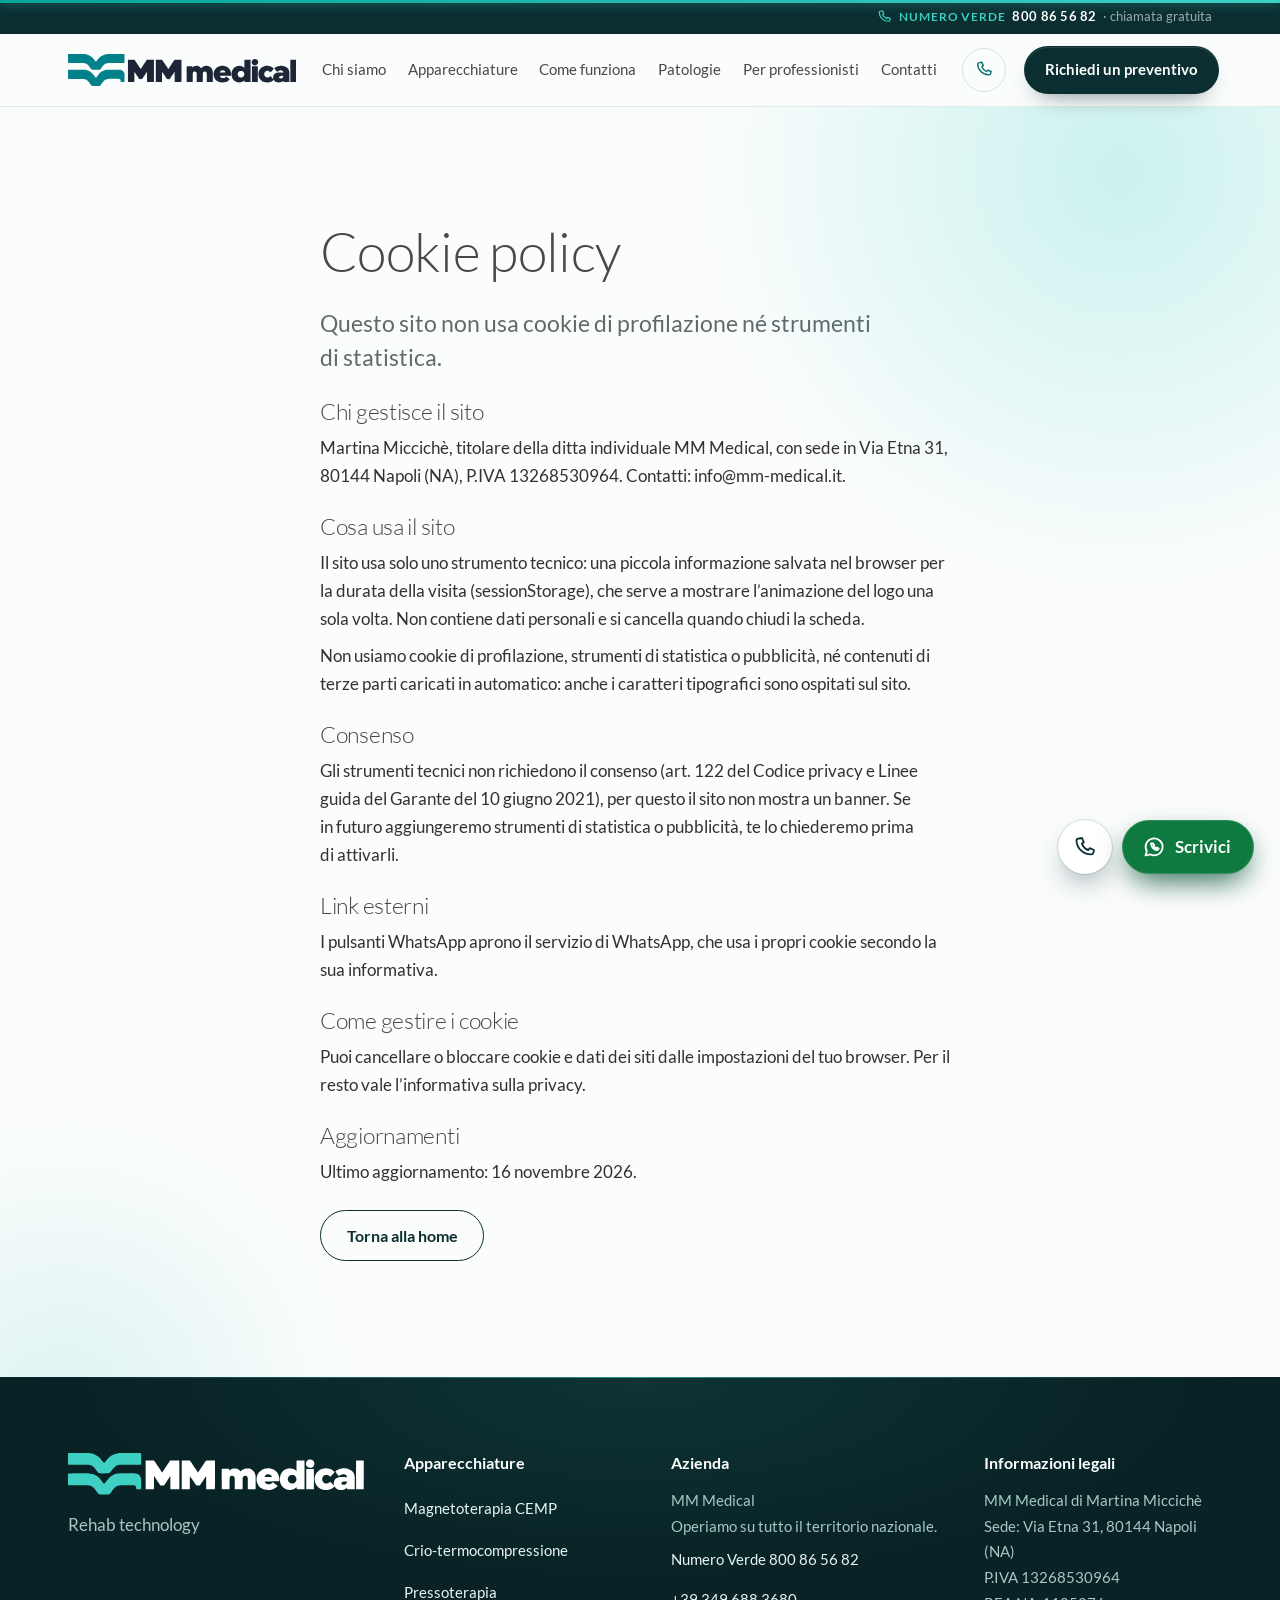
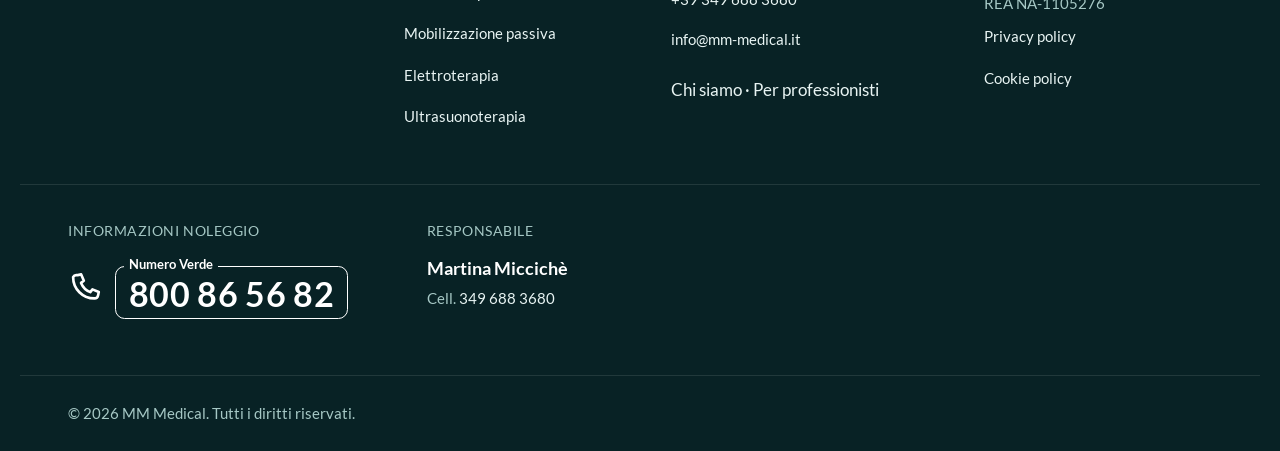
<file: cookie/index.html>
<!DOCTYPE html><html lang="it"><head><meta charset="utf-8"><meta name="viewport" content="width=device-width, initial-scale=1"><title>Cookie policy | MM Medical</title><meta name="description" content="Questo sito non usa cookie di profilazione né strumenti di statistica."><link rel="canonical" href="https://www.mm-medical.it/cookie/"><link rel="icon" href="/favicon.svg" type="image/svg+xml"><meta name="theme-color" content="#0b2e31"><script>document.documentElement.classList.add('js');</script><script>
      // Page transitions: only the photo that travels (clicked card <-> device hero) gets a transition name,
      // so every other photo fades with the page. Browsers without these events simply skip the effect.
      (function () {
        var slug = function (u) { var m = new URL(u, location.href).pathname.match(/^\/apparecchiature\/([^\/]+)\/?$/); return m ? m[1] : null; };
        var photo = function (s, home) { return home ? document.querySelector('[data-device="' + s + '"] .ph') : document.querySelector('.stage .photo'); };
        var name = function (el, s) { if (el) el.style.viewTransitionName = 'dev-' + s; };
        addEventListener('pageswap', function (e) {
          if (!e.viewTransition || !e.activation) return;
          var to = new URL(e.activation.entry.url), here = slug(location.href), dest = slug(to.href);
          if (dest && !here) name(photo(dest, true), dest);
          else if (here && to.pathname === '/') name(photo(here, false), here);
        });
        addEventListener('pagereveal', function (e) {
          if (!e.viewTransition || !window.navigation || !navigation.activation || !navigation.activation.from) return;
          var from = new URL(navigation.activation.from.url), here = slug(location.href), prev = slug(from.href);
          if (here && from.pathname === '/') name(photo(here, false), here);
          else if (!here && prev) name(photo(prev, true), prev);
        });
      })();
    </script><meta name="robots" content="noindex"><link rel="alternate" hreflang="it" href="https://www.mm-medical.it/cookie/"><link rel="alternate" hreflang="x-default" href="https://www.mm-medical.it/cookie/"><meta property="og:type" content="website"><meta property="og:locale" content="it_IT"><meta property="og:site_name" content="MM Medical"><meta property="og:title" content="Cookie policy | MM Medical"><meta property="og:description" content="Questo sito non usa cookie di profilazione né strumenti di statistica."><meta property="og:url" content="https://www.mm-medical.it/cookie/"><meta property="og:image" content="https://www.mm-medical.it/og.jpg"><meta property="og:image:width" content="1200"><meta property="og:image:height" content="630"><meta property="og:image:alt" content="MM Medical: noleggio di apparecchiature per la riabilitazione"><meta name="twitter:card" content="summary_large_image"><meta name="twitter:image" content="https://www.mm-medical.it/og.jpg"><script type="application/ld+json">{"@context":"https://schema.org","@type":"LocalBusiness","name":"MM Medical","url":"https://www.mm-medical.it","telephone":"+39 349 688 3680","email":"info@mm-medical.it","description":"Questo sito non usa cookie di profilazione né strumenti di statistica.","areaServed":{"@type":"Country","name":"Italia"}}</script><link rel="stylesheet" href="/_astro/Base.Cmo2KmZf.css"><style>.narrow[data-astro-cid-rarpf2d6]{justify-items:start;gap:1.5rem;max-width:46rem;display:grid}h1[data-astro-cid-rarpf2d6]{font-size:var(--step-3)}.sec[data-astro-cid-rarpf2d6]{gap:.6rem;display:grid}.sec[data-astro-cid-rarpf2d6] h2[data-astro-cid-rarpf2d6]{font-size:var(--step-1);margin:0}.sec[data-astro-cid-rarpf2d6] p[data-astro-cid-rarpf2d6]{margin:0}
</style></head><body><a class="skip" href="#main">Vai al contenuto</a><header class="site-header" data-astro-cid-nen7h5rs><div class="topline" data-astro-cid-nen7h5rs><div class="wrap tl-in" data-astro-cid-nen7h5rs><a class="tl-tf" href="tel:800865682" aria-label="Numero Verde 800 86 56 82, chiamata gratuita" data-astro-cid-nen7h5rs><svg class="i" viewBox="0 0 24 24" fill="none" stroke="currentColor" stroke-width="1.8" stroke-linecap="round" stroke-linejoin="round" aria-hidden="true"><path d="M6.6 3.5 9 3l1.8 4.3-1.9 1.5a11.5 11.5 0 0 0 6.3 6.3l1.5-1.9L21 15l-.5 2.4a2.5 2.5 0 0 1-2.5 2c-8 0-14.5-6.5-14.5-14.5a2.5 2.5 0 0 1 2.1-1.4z"></path></svg><span class="tl-lbl" data-astro-cid-nen7h5rs>Numero Verde</span> <strong data-astro-cid-nen7h5rs>800 86 56 82</strong><span class="tl-free" data-astro-cid-nen7h5rs>· chiamata gratuita</span></a></div></div><div class="wrap bar" data-astro-cid-nen7h5rs><a class="brand" href="/" aria-label="MM Medical, home" data-astro-cid-nen7h5rs><svg class="logo" viewBox="99.5 168.3 1407.2 197.2" role="img" aria-label="MM Medical" xmlns="http://www.w3.org/2000/svg"><path fill="var(--logo-mark, #02818B)" fill-rule="evenodd" d="M 103 168.5 c -1.67 0.67 -2.67 1.33 -3.17 2.67 -0.33 0.67 -0.33 1 -0.33 24.5 0 15.67 0 24 0.17 24.33 0.5 1.5 2 3 3.67 3.5 0.33 0.17 13.83 0.17 45.5 0.33 26.67 -0 45.83 -0 47 0.17 3.33 0.17 9 1.5 12.5 2.83 3.83 1.33 9.83 5.33 14.17 9.33 3 2.67 3.67 3.33 6.83 7.33 1.5 2 3 3.83 3.33 4.17 1 1.33 5.67 7.67 7.17 10 0.83 1.17 3.33 3.67 4.67 4.67 1.33 0.83 3.17 1.83 4.83 2.17 l 1.33 0.33 20.17 0.17 c 11.67 -0 20.67 -0 21.17 -0.17 4.17 -0.83 7.67 -3 10 -6.33 0.5 -0.67 1.17 -1.67 1.5 -2.17 0.33 -0.33 1.67 -2 2.83 -3.67 1.17 -1.67 2.5 -3.5 3 -4.17 0.67 -0.67 1.67 -2 2.33 -2.83 2.5 -3.33 7.5 -9 10 -11.17 3.17 -2.83 8.17 -5.83 12.5 -7.67 3.33 -1.33 8.67 -2.5 12.67 -2.83 1.5 -0.17 17.5 -0.17 49.67 -0.17 l 47.5 -0.17 0.83 -0.33 c 1.33 -0.67 1.83 -1.17 2.5 -2.33 l 0.5 -1 0 -23.17 c 0 -12.67 -0.17 -23.67 -0.17 -24.33 -0.17 -1.83 -0.67 -2.67 -2.17 -3.5 l -1 -0.67 -48 -0 c -29.33 -0 -49.17 -0 -51.17 0.17 -5.67 0.33 -10.67 1 -17 2.67 -6.5 1.5 -9.5 2.67 -16.5 6 -5.5 2.67 -12.67 7.5 -16.17 10.83 -0.33 0.5 -1.83 1.83 -3.33 3.33 -1.5 1.33 -3.5 3.33 -4.33 4.5 -2.83 3.17 -8.5 10.5 -11.33 14.67 -1.67 2.67 -3 3.33 -5.67 3.33 -2.17 -0 -3.33 -0.83 -5.33 -3.67 -3.33 -4.67 -3.67 -5.17 -6.83 -9 -1.33 -1.67 -2.67 -3.33 -3 -3.67 -2.5 -3.33 -7.83 -8.67 -11.5 -11.5 -0.33 -0.17 -1.17 -0.83 -1.83 -1.33 -0.67 -0.5 -2 -1.5 -2.83 -2 -0.83 -0.67 -2.17 -1.5 -3 -2.17 -1.67 -1 -4.5 -2.67 -6.33 -3.5 -0.67 -0.33 -2.5 -1.17 -3.83 -1.83 -3.33 -1.5 -6.83 -2.67 -10.33 -3.67 -0.83 -0.17 -2.17 -0.5 -3 -0.67 -1 -0.33 -2.33 -0.67 -3.17 -0.83 -0.83 -0.17 -2 -0.33 -2.33 -0.5 -0.33 -0 -2.5 -0.33 -4.67 -0.67 l -3.83 -0.5 -47.83 -0 c -38.83 -0 -47.83 -0 -48.33 0.17z M 117.17 265 l -14.5 -0 -0.83 0.67 c -0.5 0.33 -1.17 1 -1.33 1.33 -1 1.17 -1 -0.5 -1 26.17 0 27.67 -0.17 25.83 1.33 27.17 1.33 1.33 -3.33 1.17 47.33 1.33 32 -0 45.5 -0 46.83 0.17 3 0.33 8 1.33 10.67 2.33 2.5 0.83 6.67 2.83 7.83 3.67 2 1.5 3.83 2.67 5 3.5 3.5 2.5 4.83 3.67 7.67 7.33 1.17 1.5 3.67 4.5 5.17 6.33 1.67 2.17 4.5 6 5.67 8.17 0.5 0.83 1.5 2.17 2.33 3.17 0.67 1 1.67 2.33 2.17 3 1.5 2.33 3 3.5 5.83 5 2.33 1.17 1.83 1.17 22.67 1.17 19.67 -0 22.5 -0.17 24.17 -0.67 2.33 -0.67 5.67 -3.17 6.83 -5 1.17 -1.67 2.83 -4.17 4.33 -6.33 1.17 -1.5 2.5 -3.33 3 -4.17 2.83 -3.83 3.33 -4.67 4.5 -6.33 0.83 -1 2 -2.33 2.5 -3.17 0.67 -0.83 1.5 -1.83 1.83 -2.17 1.83 -2.5 5.67 -6 8.5 -7.83 0.83 -0.5 1.67 -1 1.83 -1.17 0.17 -0.17 0.83 -0.5 1.5 -0.83 0.5 -0.33 1.17 -0.67 1.67 -1 3.33 -2.33 11.17 -4.5 17.5 -5 4.33 -0.33 60.83 -0.33 64.83 -0 3.5 0.33 4.67 0.67 7 2.67 1.83 1.67 2.83 3.17 3.33 4.67 0.67 1.83 0.83 3 0.83 7 0 3.17 0 3.5 0.33 3.83 l 0.33 0.33 10.67 0.17 c 11.5 -0 11.67 -0 12.17 -0.83 0.17 -0.5 0.33 -42.33 0 -45.67 -0.33 -5 -1 -7.67 -3.17 -11.83 -3.83 -7.67 -8.5 -11.83 -18 -15.5 -2 -0.83 -5.33 -1.5 -9 -1.67 -3.17 -0.17 -60.83 -0.17 -70.17 -0 -3.83 -0 -7.33 0.17 -7.67 0.33 -0.5 -0 -2 0.33 -3.5 0.5 -1.33 0.17 -3.33 0.5 -4.17 0.83 -0.83 0.17 -2 0.5 -2.33 0.5 -2 0.33 -9 2.67 -12 4 -6 2.83 -7.33 3.5 -10 5.33 -4.5 2.83 -5.5 3.67 -10.33 7.83 -3.33 2.83 -3.67 3.17 -7.67 8 -0.83 1 -2.17 2.67 -3.17 4 -1 1.17 -2.5 3 -3.33 4.17 -0.67 1.17 -1.83 2.67 -2.17 3.17 -0.5 0.67 -1.67 2.33 -2.67 3.5 -3.67 5.33 -4.33 6 -7.33 6 -1.5 -0 -2.5 -0.33 -3.33 -1.17 -1.33 -1.33 -4.5 -5.83 -7.83 -10.67 -1.17 -1.83 -2.33 -3.5 -3.5 -4.67 -1.67 -1.83 -4.67 -5.33 -7.17 -8.17 -1 -1.5 -1.67 -2 -3.5 -3.67 -0.83 -0.67 -2 -1.67 -2.67 -2.33 -3.33 -2.83 -9.67 -7.33 -12 -8.33 -0.33 -0.17 -1.17 -0.5 -1.83 -1 -1.5 -0.83 -5.17 -2.5 -7 -3.17 -0.83 -0.33 -2.17 -0.83 -2.83 -1.17 -0.83 -0.33 -2.17 -0.67 -3 -0.83 -0.83 -0.17 -2 -0.5 -2.67 -0.67 -4.67 -1.33 -10.17 -2.17 -15.33 -2.33 -3.5 -0.17 -53.17 -0.17 -81.17 -0z"></path><path fill="var(--logo-word, #1D2637)" fill-rule="evenodd" d="M 1249 199.17 c -3.5 0.33 -8.17 2.5 -10.5 4.67 -1.5 1.33 -4 4.5 -4.67 5.83 -2 4 -2.67 8.83 -1.83 14 0.83 4.17 3.5 8.33 7.17 11.17 3.83 2.83 7 3.67 12.5 3.67 7.17 -0 12.67 -2.67 16.33 -8 1.5 -2.5 2.83 -5.67 3.17 -7.83 0.17 -0.5 0.17 -1.67 0.33 -2.33 0.83 -6 -3 -14.33 -8.17 -17.67 -4.33 -2.67 -9.5 -4 -14.33 -3.5z M 469.33 204.33 l -0.5 0.5 0 67.5 0.17 67.33 0.33 0.33 c 0.17 0.17 0.83 0.33 2.67 0.33 2.83 0.17 35.5 0.17 35.83 -0 0.83 -0.17 0.83 0.83 0.83 -30.83 0 -28.17 0 -30 0.33 -30.33 0.33 -0.5 0.67 -0.33 1.5 1.17 0.33 0.67 1.33 2 2.17 3.33 2.17 2.67 2.67 3.5 5.33 7.33 1 1.67 2.17 3.5 2.5 4 2 3.17 5.5 8.33 6.83 10.17 0.83 1.33 1.83 2.83 2.5 3.5 0.5 0.83 2.67 4 4.67 7 2.17 3.17 4 6 4.33 6.33 0.33 0.33 1 0.67 1.67 0.83 0.83 0.33 1.17 0.33 7.33 0.33 5.67 -0 6.5 -0 7.17 -0.33 0.67 -0.33 2 -1.67 3 -3.17 0.5 -0.5 1.67 -2.5 3 -4.17 1.17 -1.83 2.67 -4 3.33 -5 1.67 -2.5 3.5 -5.17 4.17 -6.33 0.83 -1.33 4.5 -6.67 5.83 -8.67 0.67 -0.83 1.5 -2 1.83 -2.67 0.83 -1 3.17 -4.67 4.83 -7.33 1.83 -2.67 4.33 -6.33 4.67 -6.5 0.83 -0.5 0.83 -1.83 0.83 30.33 0.17 21.5 0.17 30.17 0.33 30.5 0.17 0.17 0.33 0.33 0.67 0.5 0.17 -0 9.5 -0 20.67 -0 l 20.17 -0 0.33 -0.33 0.5 -0.33 0 -67.5 0 -67.33 -0.5 -0.5 -0.5 -0.33 -20.83 -0 c -14.33 -0 -21 -0 -21.33 0.17 -0.83 0.33 -1.67 1.67 -7.17 9.67 -1.5 2.17 -3.83 5.67 -5.33 7.67 -1.33 2.17 -2.67 4.17 -3 4.5 -0.67 1.17 -2.33 3.67 -2.83 4.67 -0.33 0.5 -0.83 1.33 -1.33 1.83 -5.17 7.5 -8 12 -9.83 14.83 -1 1.5 -2.5 4 -3.5 5.33 -1 1.5 -2.33 3.67 -3 4.67 -1.5 2.33 -2 2.83 -2.5 2.83 -0.33 -0 -2 -2.33 -4.17 -5.83 -0.33 -0.67 -1.5 -2.33 -2.5 -3.67 -1 -1.33 -2.33 -3.5 -3.33 -4.83 -0.83 -1.33 -2.5 -3.83 -3.67 -5.67 -1.17 -1.67 -2.67 -4 -3.5 -5.17 -5.83 -8.67 -9.5 -14.17 -12.67 -18.83 -1 -1.5 -2.67 -3.83 -3.67 -5.33 -3.67 -5.33 -4.33 -6.17 -4.83 -6.5 l -0.5 -0.33 -19.5 -0 -19.5 -0 -0.33 0.33z M 1187.33 204.17 c -0.33 0.17 -0.5 0.33 -0.5 0.5 -0.17 -0 -0.17 11 -0.33 24.17 0 17.83 -0.17 24.17 -0.17 24.17 -0.5 0.33 -0.67 0.17 -1.83 -0.83 -1.5 -1.33 -4 -3.33 -5.5 -4 -0.5 -0.33 -1.67 -1 -2.33 -1.33 -2 -1.33 -5.83 -3 -7.67 -3.67 -2.17 -0.67 -8 -1.83 -10.33 -2 -3.17 -0.33 -6.5 -0 -10.5 0.67 -6.33 1 -7.67 1.33 -12.83 3.67 -2 1 -7.17 4 -8.33 4.83 -4.17 3.33 -7.5 6.83 -11.17 11.5 -2.5 3.33 -6 11.5 -7.33 17.5 -2.5 10.33 -2.17 19.33 1.33 31.67 0.33 1.33 1.83 4.5 3.33 7.67 0.83 1.67 1.33 2.33 4 6.17 4.5 6.33 11.5 11.83 19 15 7.17 3 12.33 4 20.33 3.83 8.83 -0.33 15.33 -2.33 22.5 -7 1.17 -0.83 4.67 -3.67 5.83 -4.67 1.83 -1.83 2 -1.5 2.5 5 0.17 2.83 0.33 3.33 1 3.67 0.17 0.17 4.83 0.17 17.83 0.17 l 17.67 -0 0.33 -0.33 0.5 -0.5 0 -67.5 0 -67.5 -0.33 -0.5 -0.5 -0.33 -17.67 -0 c -9.83 -0 -17.83 -0 -18 -0 -0.33 -0.17 -0.67 -0 -0.83 -0z m -17.17 68.83 c 1.33 0.17 2.83 0.5 3.33 0.67 0.5 0.33 1.17 0.5 1.5 0.5 0.83 0.17 3.67 2.5 5.33 4.17 5.17 5.17 7.17 12.83 5 20.17 -1.17 3.33 -2 5.17 -3.83 7.17 -2.17 2.33 -4.33 3.83 -7.83 5.67 -4.67 2.17 -11 2.17 -16.33 -0.17 -2 -0.83 -5 -2.83 -6.5 -4.5 -2.5 -2.67 -3.83 -5 -5.17 -9.83 l -0.5 -1.83 0 -3.33 0.17 -3.5 0.67 -1.67 c 0.33 -1 1 -2.33 1.33 -3 0.5 -0.67 1.17 -1.83 1.5 -2.5 1.17 -2.17 4.5 -5.17 7 -6.5 3.67 -1.83 9.5 -2.5 14.33 -1.5z M 641 204.5 l -0.33 0.33 -0.17 67.33 0 67.33 0.5 0.5 0.33 0.33 9.5 -0 c 5.17 -0 13.5 -0 18.5 0.17 8.67 -0 9 -0 9.33 -0.33 l 0.33 -0.33 0 -29 c 0.17 -15.83 0.17 -29.5 0.33 -30.17 0.17 -2.33 0.5 -2 3.33 2.33 3 4.17 4 5.83 5.5 7.83 0.83 1 2.5 3.67 4 5.67 1.33 2 3 4.5 3.67 5.5 0.67 1 1.83 2.5 2.33 3.33 0.67 1 1.33 2.17 1.67 2.5 0.33 0.5 2.33 3.5 4.33 6.5 4.67 6.83 5.17 7.5 6.17 8.17 1 0.67 1.5 0.67 8.17 0.67 6.5 -0.17 6.5 -0.17 8.17 -1.5 1.17 -1.17 6.17 -8.17 7 -10 0.33 -0.33 1.17 -1.67 2 -3 0.83 -1.17 2.17 -3.17 3.17 -4.5 0.83 -1.33 2.17 -3.17 2.67 -4.17 1.67 -2.17 4.5 -6.33 5.5 -8.17 2.17 -3.5 2.5 -4 3.33 -5.17 0.5 -0.5 1.17 -1.5 1.5 -2 0.5 -0.5 1.5 -2 2.33 -3.17 1.67 -2.5 2.17 -2.83 2.5 -2.17 0.17 0.5 0.33 15.17 0.17 44.83 0 10.5 0 15.5 0.17 15.67 0.17 0.17 0.5 0.33 0.83 0.5 0.67 0.17 40 0.17 40.33 -0 0.83 -0.17 0.83 3.67 0.83 -67.83 0 -48.5 0 -67.17 -0.17 -67.5 -0.17 -0.33 -0.33 -0.5 -0.5 -0.67 -0.33 -0.17 -37.5 -0.17 -40.17 -0 -2.17 0.17 -2.67 0.33 -3.83 2.17 -2.17 3.5 -3.67 5.67 -4.67 7.17 -1.17 1.33 -2.67 3.5 -4.17 6.17 -0.33 0.67 -1.33 2.17 -2.17 3.17 -1.83 2.67 -4.5 6.67 -6.67 9.83 -0.83 1.33 -1.83 3 -2.33 3.5 -0.33 0.67 -1.5 2.33 -2.33 3.67 -1.67 2.5 -2.67 3.83 -6 8.67 -1.17 1.67 -2.67 4 -3.5 5.17 -4 6.33 -4.33 6.83 -5.17 6.33 0 -0.17 -0.67 -0.83 -1.17 -1.67 -0.5 -0.83 -1.17 -2.17 -1.67 -2.83 -1.5 -2.33 -5.33 -7.83 -8.5 -12.83 -1.83 -2.5 -4 -5.67 -5 -7.17 -1.67 -2.5 -2.5 -3.67 -4 -6.33 -0.5 -0.67 -1.33 -2 -2 -2.83 -0.67 -0.83 -1.5 -2 -2 -2.5 -1.83 -2.67 -5 -7.33 -7.83 -11.5 -3 -4.83 -4.67 -7 -5.33 -7.5 -0.67 -0.67 -3.67 -0.83 -21.67 -0.83 -16.33 -0 -16.83 -0 -17.17 0.33z M 1470.17 204.67 c -0.17 0.33 -0.33 3.67 -0.33 67.5 0 36.83 0 67.33 0.17 67.67 0 0.33 0.17 0.5 0.33 0.67 0.33 0.17 5.17 0.17 17.67 0.17 17.33 -0 17.33 -0 17.83 -0.33 0.17 -0.17 0.5 -0.5 0.5 -0.67 0.17 -0.33 0.17 -24.33 0.17 -53.5 0 -29.17 0 -55.83 0 -59.33 0.17 -3.5 0.17 -9.67 0 -14 l 0 -7.67 -0.5 -0.5 -0.5 -0.5 -17.5 -0 -17.5 -0 -0.33 0.5z M 1045.83 241.17 c -0.33 -0 -1.5 0.17 -2.67 0.33 -1.33 0.17 -2.67 0.33 -3.17 0.5 -1.17 -0 -6.33 1.33 -8 1.83 -10 3.33 -18.17 9 -24.5 17 -3.67 4.5 -7 10.67 -8.5 16.17 -0.33 1 -0.67 2.17 -0.83 2.83 -0.33 1.33 -1.17 5.17 -1.33 7 -0.5 4.17 0 14 0.67 17 0.17 0.33 0.33 1.17 0.5 1.67 0 0.67 0.5 2 0.83 3.17 0.5 1.17 1 2.67 1.17 3.17 1 3 3.17 7 6.33 11.33 3.83 5.33 5.17 6.67 10.17 10.5 4 2.83 6.5 4.33 11 6 7.83 3.33 14.33 4.5 24.5 4.33 7.83 -0 12.67 -0.67 20.33 -2.83 2.33 -0.67 6.83 -2.67 9.33 -4 1.33 -0.83 6 -3.83 7.17 -4.83 2.67 -2.17 7.5 -7.17 7.5 -7.67 0 -0.5 -1.33 -1.83 -4.67 -4.33 -1.5 -1.17 -3 -2.33 -3.33 -2.67 -0.5 -0.33 -1.17 -1 -1.67 -1.33 -0.67 -0.33 -1.5 -1 -2.17 -1.5 -6.33 -4.83 -9.83 -7.5 -10.5 -7.5 -0.17 -0 -1.17 0.83 -2.67 2.33 -4.33 4.17 -7 5.67 -12.5 6.5 -4 0.67 -8 0.33 -11.83 -0.67 -4.67 -1.33 -9.67 -5.67 -11.17 -9.5 -0.17 -0.67 -0.5 -1.33 -0.5 -1.5 -0.33 -0.67 0.17 -1.17 0.83 -1.33 0.33 -0.17 14.17 -0.17 30.83 -0.17 32.5 -0 35.83 -0 36.17 -0.17 0.5 -0.17 0.67 -1 1 -4.17 0.67 -6.33 0 -15.83 -1.67 -20.83 -0.17 -0.83 -0.83 -2.5 -1.17 -3.67 -1 -3.17 -1.67 -4.67 -3.67 -8.33 -1.5 -2.5 -2.67 -4.17 -4.17 -6 -0.83 -0.83 -1.83 -2.17 -2.5 -2.83 -2.83 -3.5 -7.67 -7 -14 -10.17 -4.17 -2.17 -10.83 -4.33 -15.17 -5 -1 -0 -2.33 -0.33 -3 -0.5 -1 -0.17 -11.33 -0.5 -13 -0.17z m 8.5 27.67 c 4.67 0.67 8.5 2.5 10.83 4.83 1.33 1.5 2.17 2.67 3.17 5.33 1 2.33 0.83 2.83 -0.5 3.17 -1.17 0.17 -31.5 0.17 -32 -0.17 -0.5 -0.33 -0.5 -0.67 0 -2.33 0.67 -2.17 1.83 -4.33 3.33 -5.67 2.83 -2.83 6.5 -4.67 10.33 -5.17 2.33 -0.33 2.5 -0.33 4.83 -0z M 1322 241.17 c -2 0.17 -5.5 0.67 -8.67 1.5 -1 0.17 -2.33 0.5 -2.67 0.5 -2.5 0.5 -5.83 1.83 -9.5 3.67 -4.33 2.17 -7.17 3.83 -8.5 5.17 -0.67 0.67 -2 1.67 -2.83 2.33 -2 1.67 -3.83 3.67 -7.5 8 -1 1.33 -2.5 3.83 -4 6.83 -0.5 1.33 -1.17 2.5 -1.17 2.5 -0.5 0.67 -2.5 6.33 -2.83 8.17 -1.17 6.17 -1.5 9 -1.5 13 0.17 7.83 1.67 14.33 4.67 21.17 1.17 2.67 1.33 3.17 2.5 5 3.83 6.17 8.5 11.33 14 15.17 3.33 2.17 4 2.67 10.67 5.83 2.5 1.17 6 2.17 11 3 7.5 1.33 18.67 1.17 24 -0.5 0.67 -0.17 2.33 -0.67 3.83 -1 3.17 -0.83 4.67 -1.33 7.83 -2.83 6 -3 10.83 -6.5 14.33 -10.5 0.67 -1 1 -0.83 2.17 0.83 1.33 2 3 3.83 5.17 5.83 2.33 2.17 3 2.67 5.5 4 2.67 1.5 3.17 1.83 5 2.33 5.5 2 8.67 2.5 15.33 2.5 5.83 -0 9.67 -0.67 14.83 -2.33 0.83 -0.33 1.5 -0.5 1.67 -0.5 0.33 -0 3.83 -1.83 5 -2.67 1.33 -0.83 2.33 -1.67 4.33 -3.5 1.33 -1.17 1.5 -1.33 2 -1 0.33 0.17 0.5 1.83 0.5 4.33 0 2 0.17 2.5 1 2.67 0.5 0.17 34.5 0.17 35 -0.17 0.5 -0 0.67 -0.83 0.5 -1.83 0 -0.33 0 -13.67 0 -29.33 l -0.17 -28.67 -0.33 -2.5 c -0.33 -1.5 -0.67 -3.17 -0.83 -3.83 -0.67 -2.33 -1.33 -5 -1.33 -5.17 0 -0.17 -0.33 -0.83 -0.67 -1.5 -0.33 -0.83 -0.67 -1.83 -0.83 -2.17 -1.17 -2.33 -3.17 -6 -4.33 -7.67 -1 -1.17 -3 -3.17 -4.83 -4.67 -5 -4.17 -10.17 -6.83 -17.67 -9.5 -1.5 -0.5 -6.5 -1.5 -8.67 -1.83 -0.83 -0.17 -2.33 -0.33 -3.17 -0.5 -3.83 -0.5 -13 -0.33 -17 0.17 -0.83 0.17 -1.83 0.33 -2.5 0.5 -1 -0 -3.67 0.67 -6.33 1.33 -0.67 0.17 -1.67 0.5 -2.33 0.67 -0.5 -0 -1.5 0.33 -2.17 0.67 -0.67 0.33 -1.33 0.5 -1.5 0.5 -0.33 -0 -4.67 2 -7.67 3.67 -3.17 1.5 -6.83 4 -9 6 -1.33 1.33 -1.33 1.17 2.17 6.17 0.67 1.17 1.67 2.33 2 2.83 1.5 2.17 4.67 6.33 7.17 9.33 0.67 0.83 1.5 1.83 1.83 2.17 1 1.5 2.17 2.5 2.83 2.5 0.5 -0 1.83 -0.83 3.33 -2.33 2.67 -2.33 7 -4.5 11.67 -5.67 2.17 -0.5 2.5 -0.5 5.5 -0.67 2.67 -0 3.67 -0 4.83 0.17 4.83 1 7.67 2.33 10.33 5.33 1 1 1.83 3 2 5.17 0.67 3.67 0.5 4 -1.67 3.67 -0.83 -0 -3.33 -0.33 -5.67 -0.5 -2.33 -0.17 -5.33 -0.5 -6.5 -0.67 -5.83 -0.5 -16.67 -0.33 -21 0.33 -1.33 0.33 -2.83 0.67 -3.33 0.83 -0.5 0.17 -1.67 0.5 -2.33 0.67 -3 1 -4.83 1.67 -7.33 3.17 -4.5 2.33 -8.83 6.67 -11 10.33 -3 5.5 -3.83 8.83 -3.67 15 0 4.33 0.33 6.67 1.17 9.17 0.83 2.67 0.33 2.67 -2 -0.17 -0.83 -0.67 -1.5 -1.67 -1.83 -1.83 -0.5 -0.5 -1.5 -1.67 -3.17 -3.83 -4.83 -6 -10.17 -11.67 -10.83 -11.67 -0.33 -0 -0.83 0.5 -1.67 1.33 -0.67 0.67 -2 1.83 -2.83 2.33 -0.83 0.5 -1.83 1.33 -2.17 1.67 -1.67 1.17 -4.17 2.33 -6.33 3 -2 0.33 -2.33 0.33 -5 0.33 -4.33 -0 -7.17 -0.67 -10.17 -2.5 -5 -2.83 -7.17 -5.5 -9 -11.17 -1.33 -4.33 -1.33 -9.33 0.17 -14 1.5 -4.5 5.17 -9.17 9.17 -11.17 5.5 -2.83 13.5 -2.83 19.17 0.17 2.5 1.17 4 2.33 6.5 4.83 1.17 1.17 2.17 2.17 2.33 2.17 0.33 -0 1.67 -1.33 4.17 -4 1.17 -1.33 3.17 -3.33 4.33 -4.67 1.17 -1.17 2.67 -2.5 3.33 -3.17 1.17 -1.17 3.17 -3.5 5.33 -6.17 0.67 -0.67 1.67 -1.83 2.17 -2.33 0.83 -0.67 1.17 -1.17 1.17 -1.33 0 -0.67 -0.83 -1.83 -2.67 -3.67 -3.5 -3.5 -6.33 -5.5 -10.83 -8 -0.33 -0.33 -1.17 -0.67 -1.67 -1 -1.67 -1 -4.5 -2.17 -7 -3 -0.33 -0 -1 -0.33 -1.33 -0.5 -0.83 -0.33 -6.17 -1.5 -7.67 -1.67 -0.83 -0.17 -2.17 -0.33 -3.17 -0.5 -2.17 -0.17 -8.33 -0.33 -11.17 -0.17z m 103.83 62.17 c 0.5 0.5 0.5 1 0.33 3.17 -0.33 3.83 -1.17 5.67 -3.83 8.5 -2.17 2.5 -4.83 3.67 -8.67 4.17 -5.33 0.83 -8.83 -0.17 -11.17 -2.67 -2.17 -2.17 -2.67 -4.67 -1.67 -7.17 1.17 -3.67 4.67 -5.67 10.33 -6.17 3 -0.17 14.17 -0 14.67 0.17z M 886.5 241.67 c -1.17 0.17 -2.67 0.5 -3.33 0.67 -0.67 0.17 -1.83 0.5 -2.5 0.67 -1.83 0.5 -4.33 2 -8 4.5 -1 0.67 -2.83 2.33 -3.83 3.33 -0.67 0.83 -1.5 1 -1.5 0.33 -0.17 -0.67 -0.5 -4.5 -0.5 -5.67 0 -1.17 -0.17 -1.5 -1.17 -1.67 -0.83 -0.17 -33.33 -0.5 -34 -0.33 -0.33 0.17 -0.5 0.33 -0.67 0.67 -0.17 0.33 -0.17 12.5 -0.17 48.17 0 46.5 0.17 47.67 0.33 48 l 0.33 0.33 17.83 -0 c 10.33 -0 17.83 -0 18 -0.17 0.33 -0 0.5 -0.33 0.67 -0.5 0 -0.17 0.17 -11.67 0.17 -26.33 l 0.17 -26 0.33 -1.67 c 1.17 -4.67 3.5 -7.67 7.33 -9.33 4.33 -2 9.67 -0.83 13 2.67 1.67 1.67 2.5 3.67 3.17 6.67 l 0.5 2.33 0.17 25.83 c 0 24.5 0 25.83 0.33 26.17 l 0.33 0.33 18 0.17 18.17 -0 0.33 -0.5 c 0.33 -0.33 0.33 -0.33 0.33 -26.17 l 0 -25.67 0.5 -2.17 c 1 -5.67 4.67 -9.67 9.33 -10.33 4.17 -0.67 7.67 0.33 10.5 3 1.83 1.67 3.17 4.17 3.83 7.5 l 0.33 2 0 25.67 0 25.67 0.33 0.33 0.5 0.5 11.67 -0 c 17 0.33 24.17 0.17 24.67 -0.17 0.17 -0.33 0.17 -1.67 0.17 -29.83 0 -30.67 0 -31.5 -0.67 -35.67 -0.33 -2.17 -0.5 -2.5 -1.17 -5.33 -1.33 -4.83 -4.67 -11.67 -6.83 -14 -0.33 -0.33 -0.67 -0.83 -0.83 -1 -1 -1.5 -4.33 -4.33 -6.83 -6 -0.67 -0.33 -2 -1.33 -3 -2 -3.33 -2.17 -7.17 -3.67 -11.83 -4.5 -4.67 -0.83 -10.33 -1.33 -13 -0.83 -0.67 0.17 -2 0.33 -3.17 0.5 -2.17 0.17 -5.83 1 -7.33 1.67 -2.83 1 -6.67 3.17 -8.33 4.5 -0.5 0.33 -1.17 0.83 -1.67 1.33 -0.67 0.33 -2.33 1.83 -3.83 3.33 -1.67 1.67 -2.83 2.67 -3.17 2.67 -0.17 -0 -0.67 -0.33 -1.17 -1 -2.67 -3.33 -8.33 -7.83 -12 -9.67 -1.17 -0.5 -2.67 -1.17 -3.33 -1.33 -5.67 -1.83 -7 -2 -11.5 -2.17 -3.5 -0 -4.17 -0 -6 0.5z M 1233.33 243.83 c -0.33 0.17 -0.5 0.33 -0.5 0.5 0 0.17 0 21.67 0 48 0 46.17 0 47.67 0.33 48 0.17 0.33 1 0.33 17.83 0.33 l 17.5 -0 0.33 -0.33 0.5 -0.33 0 -21.5 c 0.17 -27.17 0.17 -27.33 0 -52.83 0 -20 -0.17 -21.17 -0.33 -21.5 -0.5 -0.33 -2.33 -0.5 -19.33 -0.5 -13.17 -0 -15.83 -0 -16.33 0.17z"></path></svg></a><nav class="nav" id="nav" aria-label="Principale" data-astro-cid-nen7h5rs><ul data-astro-cid-nen7h5rs><li style="--n: 0" data-astro-cid-nen7h5rs><a href="/chi-siamo/" data-astro-cid-nen7h5rs>Chi siamo</a></li><li style="--n: 1" data-astro-cid-nen7h5rs><a href="/#apparecchiature" data-astro-cid-nen7h5rs>Apparecchiature</a></li><li style="--n: 2" data-astro-cid-nen7h5rs><a href="/#come-funziona" data-astro-cid-nen7h5rs>Come funziona</a></li><li style="--n: 3" data-astro-cid-nen7h5rs><a href="/patologie/" data-astro-cid-nen7h5rs>Patologie</a></li><li style="--n: 4" data-astro-cid-nen7h5rs><a href="/professionisti/" data-astro-cid-nen7h5rs>Per professionisti</a></li><li style="--n: 5" data-astro-cid-nen7h5rs><a href="/#contatti" data-astro-cid-nen7h5rs>Contatti</a></li><li class="call" style="--n: 6" data-astro-cid-nen7h5rs><a href="tel:800865682" data-astro-cid-nen7h5rs>Numero Verde 800 86 56 82</a></li><li class="call" style="--n: 7" data-astro-cid-nen7h5rs><a href="tel:+393496883680" data-astro-cid-nen7h5rs>Chiama +39 349 688 3680</a></li><li class="menu-cta" style="--n: 8" data-astro-cid-nen7h5rs><a class="btn btn-primary" href="/#contatti" data-astro-cid-nen7h5rs>Richiedi un preventivo</a></li></ul></nav><div class="actions" data-astro-cid-nen7h5rs><a class="phone" href="tel:+393496883680" aria-label="Chiama MM Medical +39 349 688 3680" data-astro-cid-nen7h5rs><svg class="i" viewBox="0 0 24 24" fill="none" stroke="currentColor" stroke-width="1.8" stroke-linecap="round" stroke-linejoin="round" aria-hidden="true"><path d="M6.6 3.5 9 3l1.8 4.3-1.9 1.5a11.5 11.5 0 0 0 6.3 6.3l1.5-1.9L21 15l-.5 2.4a2.5 2.5 0 0 1-2.5 2c-8 0-14.5-6.5-14.5-14.5a2.5 2.5 0 0 1 2.1-1.4z"></path></svg><span data-astro-cid-nen7h5rs>+39 349 688 3680</span></a><a class="btn btn-primary cta" href="/#contatti" data-astro-cid-nen7h5rs>Richiedi un preventivo</a><button class="burger" type="button" aria-expanded="false" aria-controls="nav" aria-label="Apri il menu" data-astro-cid-nen7h5rs><span data-astro-cid-nen7h5rs></span><span data-astro-cid-nen7h5rs></span></button></div></div></header><script type="module">var e=document.querySelector(`.burger`),t=document.getElementById(`nav`),n=()=>{t?.removeAttribute(`data-open`),e?.setAttribute(`aria-expanded`,`false`)};e?.addEventListener(`click`,()=>{let n=e.getAttribute(`aria-expanded`)!==`true`;e.setAttribute(`aria-expanded`,String(n)),n?t?.setAttribute(`data-open`,`true`):t?.removeAttribute(`data-open`)}),t?.querySelectorAll(`a`).forEach(e=>e.addEventListener(`click`,n)),document.addEventListener(`keydown`,e=>{e.key===`Escape`&&n()}),document.addEventListener(`click`,e=>{t?.hasAttribute(`data-open`)&&!e.target.closest(`.site-header`)&&n()});var r=document.querySelector(`.site-header`),i=()=>r?.toggleAttribute(`data-scrolled`,scrollY>8);addEventListener(`scroll`,i,{passive:!0}),i();</script><main id="main"><section class="section aura" data-astro-cid-rarpf2d6><div class="wrap narrow" data-astro-cid-rarpf2d6><h1 data-astro-cid-rarpf2d6>Cookie policy</h1><p class="lead" data-astro-cid-rarpf2d6>Questo sito non usa cookie di profilazione né strumenti di statistica.</p><div class="sec" data-astro-cid-rarpf2d6><h2 data-astro-cid-rarpf2d6>Chi gestisce il sito</h2><p data-astro-cid-rarpf2d6>Martina Miccichè, titolare della ditta individuale MM Medical, con sede in Via Etna 31, 80144 Napoli (NA), P.IVA 13268530964. Contatti: info@mm-medical.it.</p></div><div class="sec" data-astro-cid-rarpf2d6><h2 data-astro-cid-rarpf2d6>Cosa usa il sito</h2><p data-astro-cid-rarpf2d6>Il sito usa solo uno strumento tecnico: una piccola informazione salvata nel browser per la durata della visita (sessionStorage), che serve a mostrare l’animazione del logo una sola volta. Non contiene dati personali e si cancella quando chiudi la scheda.</p><p data-astro-cid-rarpf2d6>Non usiamo cookie di profilazione, strumenti di statistica o pubblicità, né contenuti di terze parti caricati in automatico: anche i caratteri tipografici sono ospitati sul sito.</p></div><div class="sec" data-astro-cid-rarpf2d6><h2 data-astro-cid-rarpf2d6>Consenso</h2><p data-astro-cid-rarpf2d6>Gli strumenti tecnici non richiedono il consenso (art. 122 del Codice privacy e Linee guida del Garante del 10 giugno 2021), per questo il sito non mostra un banner. Se in futuro aggiungeremo strumenti di statistica o pubblicità, te lo chiederemo prima di attivarli.</p></div><div class="sec" data-astro-cid-rarpf2d6><h2 data-astro-cid-rarpf2d6>Link esterni</h2><p data-astro-cid-rarpf2d6>I pulsanti WhatsApp aprono il servizio di WhatsApp, che usa i propri cookie secondo la sua informativa.</p></div><div class="sec" data-astro-cid-rarpf2d6><h2 data-astro-cid-rarpf2d6>Come gestire i cookie</h2><p data-astro-cid-rarpf2d6>Puoi cancellare o bloccare cookie e dati dei siti dalle impostazioni del tuo browser. Per il resto vale l’informativa sulla privacy.</p></div><div class="sec" data-astro-cid-rarpf2d6><h2 data-astro-cid-rarpf2d6>Aggiornamenti</h2><p data-astro-cid-rarpf2d6>Ultimo aggiornamento: 16 novembre 2026.</p></div><a class="btn btn-ghost" href="/" data-astro-cid-rarpf2d6>Torna alla home</a></div></section></main><footer class="foot on-dark" data-astro-cid-jo6i4kqk><div class="wrap top" data-astro-cid-jo6i4kqk><div class="brand" data-astro-cid-jo6i4kqk><svg class="logo" viewBox="99.5 168.3 1407.2 197.2" role="img" aria-label="MM Medical" xmlns="http://www.w3.org/2000/svg"><path fill="var(--logo-mark, #02818B)" fill-rule="evenodd" d="M 103 168.5 c -1.67 0.67 -2.67 1.33 -3.17 2.67 -0.33 0.67 -0.33 1 -0.33 24.5 0 15.67 0 24 0.17 24.33 0.5 1.5 2 3 3.67 3.5 0.33 0.17 13.83 0.17 45.5 0.33 26.67 -0 45.83 -0 47 0.17 3.33 0.17 9 1.5 12.5 2.83 3.83 1.33 9.83 5.33 14.17 9.33 3 2.67 3.67 3.33 6.83 7.33 1.5 2 3 3.83 3.33 4.17 1 1.33 5.67 7.67 7.17 10 0.83 1.17 3.33 3.67 4.67 4.67 1.33 0.83 3.17 1.83 4.83 2.17 l 1.33 0.33 20.17 0.17 c 11.67 -0 20.67 -0 21.17 -0.17 4.17 -0.83 7.67 -3 10 -6.33 0.5 -0.67 1.17 -1.67 1.5 -2.17 0.33 -0.33 1.67 -2 2.83 -3.67 1.17 -1.67 2.5 -3.5 3 -4.17 0.67 -0.67 1.67 -2 2.33 -2.83 2.5 -3.33 7.5 -9 10 -11.17 3.17 -2.83 8.17 -5.83 12.5 -7.67 3.33 -1.33 8.67 -2.5 12.67 -2.83 1.5 -0.17 17.5 -0.17 49.67 -0.17 l 47.5 -0.17 0.83 -0.33 c 1.33 -0.67 1.83 -1.17 2.5 -2.33 l 0.5 -1 0 -23.17 c 0 -12.67 -0.17 -23.67 -0.17 -24.33 -0.17 -1.83 -0.67 -2.67 -2.17 -3.5 l -1 -0.67 -48 -0 c -29.33 -0 -49.17 -0 -51.17 0.17 -5.67 0.33 -10.67 1 -17 2.67 -6.5 1.5 -9.5 2.67 -16.5 6 -5.5 2.67 -12.67 7.5 -16.17 10.83 -0.33 0.5 -1.83 1.83 -3.33 3.33 -1.5 1.33 -3.5 3.33 -4.33 4.5 -2.83 3.17 -8.5 10.5 -11.33 14.67 -1.67 2.67 -3 3.33 -5.67 3.33 -2.17 -0 -3.33 -0.83 -5.33 -3.67 -3.33 -4.67 -3.67 -5.17 -6.83 -9 -1.33 -1.67 -2.67 -3.33 -3 -3.67 -2.5 -3.33 -7.83 -8.67 -11.5 -11.5 -0.33 -0.17 -1.17 -0.83 -1.83 -1.33 -0.67 -0.5 -2 -1.5 -2.83 -2 -0.83 -0.67 -2.17 -1.5 -3 -2.17 -1.67 -1 -4.5 -2.67 -6.33 -3.5 -0.67 -0.33 -2.5 -1.17 -3.83 -1.83 -3.33 -1.5 -6.83 -2.67 -10.33 -3.67 -0.83 -0.17 -2.17 -0.5 -3 -0.67 -1 -0.33 -2.33 -0.67 -3.17 -0.83 -0.83 -0.17 -2 -0.33 -2.33 -0.5 -0.33 -0 -2.5 -0.33 -4.67 -0.67 l -3.83 -0.5 -47.83 -0 c -38.83 -0 -47.83 -0 -48.33 0.17z M 117.17 265 l -14.5 -0 -0.83 0.67 c -0.5 0.33 -1.17 1 -1.33 1.33 -1 1.17 -1 -0.5 -1 26.17 0 27.67 -0.17 25.83 1.33 27.17 1.33 1.33 -3.33 1.17 47.33 1.33 32 -0 45.5 -0 46.83 0.17 3 0.33 8 1.33 10.67 2.33 2.5 0.83 6.67 2.83 7.83 3.67 2 1.5 3.83 2.67 5 3.5 3.5 2.5 4.83 3.67 7.67 7.33 1.17 1.5 3.67 4.5 5.17 6.33 1.67 2.17 4.5 6 5.67 8.17 0.5 0.83 1.5 2.17 2.33 3.17 0.67 1 1.67 2.33 2.17 3 1.5 2.33 3 3.5 5.83 5 2.33 1.17 1.83 1.17 22.67 1.17 19.67 -0 22.5 -0.17 24.17 -0.67 2.33 -0.67 5.67 -3.17 6.83 -5 1.17 -1.67 2.83 -4.17 4.33 -6.33 1.17 -1.5 2.5 -3.33 3 -4.17 2.83 -3.83 3.33 -4.67 4.5 -6.33 0.83 -1 2 -2.33 2.5 -3.17 0.67 -0.83 1.5 -1.83 1.83 -2.17 1.83 -2.5 5.67 -6 8.5 -7.83 0.83 -0.5 1.67 -1 1.83 -1.17 0.17 -0.17 0.83 -0.5 1.5 -0.83 0.5 -0.33 1.17 -0.67 1.67 -1 3.33 -2.33 11.17 -4.5 17.5 -5 4.33 -0.33 60.83 -0.33 64.83 -0 3.5 0.33 4.67 0.67 7 2.67 1.83 1.67 2.83 3.17 3.33 4.67 0.67 1.83 0.83 3 0.83 7 0 3.17 0 3.5 0.33 3.83 l 0.33 0.33 10.67 0.17 c 11.5 -0 11.67 -0 12.17 -0.83 0.17 -0.5 0.33 -42.33 0 -45.67 -0.33 -5 -1 -7.67 -3.17 -11.83 -3.83 -7.67 -8.5 -11.83 -18 -15.5 -2 -0.83 -5.33 -1.5 -9 -1.67 -3.17 -0.17 -60.83 -0.17 -70.17 -0 -3.83 -0 -7.33 0.17 -7.67 0.33 -0.5 -0 -2 0.33 -3.5 0.5 -1.33 0.17 -3.33 0.5 -4.17 0.83 -0.83 0.17 -2 0.5 -2.33 0.5 -2 0.33 -9 2.67 -12 4 -6 2.83 -7.33 3.5 -10 5.33 -4.5 2.83 -5.5 3.67 -10.33 7.83 -3.33 2.83 -3.67 3.17 -7.67 8 -0.83 1 -2.17 2.67 -3.17 4 -1 1.17 -2.5 3 -3.33 4.17 -0.67 1.17 -1.83 2.67 -2.17 3.17 -0.5 0.67 -1.67 2.33 -2.67 3.5 -3.67 5.33 -4.33 6 -7.33 6 -1.5 -0 -2.5 -0.33 -3.33 -1.17 -1.33 -1.33 -4.5 -5.83 -7.83 -10.67 -1.17 -1.83 -2.33 -3.5 -3.5 -4.67 -1.67 -1.83 -4.67 -5.33 -7.17 -8.17 -1 -1.5 -1.67 -2 -3.5 -3.67 -0.83 -0.67 -2 -1.67 -2.67 -2.33 -3.33 -2.83 -9.67 -7.33 -12 -8.33 -0.33 -0.17 -1.17 -0.5 -1.83 -1 -1.5 -0.83 -5.17 -2.5 -7 -3.17 -0.83 -0.33 -2.17 -0.83 -2.83 -1.17 -0.83 -0.33 -2.17 -0.67 -3 -0.83 -0.83 -0.17 -2 -0.5 -2.67 -0.67 -4.67 -1.33 -10.17 -2.17 -15.33 -2.33 -3.5 -0.17 -53.17 -0.17 -81.17 -0z"></path><path fill="var(--logo-word, #1D2637)" fill-rule="evenodd" d="M 1249 199.17 c -3.5 0.33 -8.17 2.5 -10.5 4.67 -1.5 1.33 -4 4.5 -4.67 5.83 -2 4 -2.67 8.83 -1.83 14 0.83 4.17 3.5 8.33 7.17 11.17 3.83 2.83 7 3.67 12.5 3.67 7.17 -0 12.67 -2.67 16.33 -8 1.5 -2.5 2.83 -5.67 3.17 -7.83 0.17 -0.5 0.17 -1.67 0.33 -2.33 0.83 -6 -3 -14.33 -8.17 -17.67 -4.33 -2.67 -9.5 -4 -14.33 -3.5z M 469.33 204.33 l -0.5 0.5 0 67.5 0.17 67.33 0.33 0.33 c 0.17 0.17 0.83 0.33 2.67 0.33 2.83 0.17 35.5 0.17 35.83 -0 0.83 -0.17 0.83 0.83 0.83 -30.83 0 -28.17 0 -30 0.33 -30.33 0.33 -0.5 0.67 -0.33 1.5 1.17 0.33 0.67 1.33 2 2.17 3.33 2.17 2.67 2.67 3.5 5.33 7.33 1 1.67 2.17 3.5 2.5 4 2 3.17 5.5 8.33 6.83 10.17 0.83 1.33 1.83 2.83 2.5 3.5 0.5 0.83 2.67 4 4.67 7 2.17 3.17 4 6 4.33 6.33 0.33 0.33 1 0.67 1.67 0.83 0.83 0.33 1.17 0.33 7.33 0.33 5.67 -0 6.5 -0 7.17 -0.33 0.67 -0.33 2 -1.67 3 -3.17 0.5 -0.5 1.67 -2.5 3 -4.17 1.17 -1.83 2.67 -4 3.33 -5 1.67 -2.5 3.5 -5.17 4.17 -6.33 0.83 -1.33 4.5 -6.67 5.83 -8.67 0.67 -0.83 1.5 -2 1.83 -2.67 0.83 -1 3.17 -4.67 4.83 -7.33 1.83 -2.67 4.33 -6.33 4.67 -6.5 0.83 -0.5 0.83 -1.83 0.83 30.33 0.17 21.5 0.17 30.17 0.33 30.5 0.17 0.17 0.33 0.33 0.67 0.5 0.17 -0 9.5 -0 20.67 -0 l 20.17 -0 0.33 -0.33 0.5 -0.33 0 -67.5 0 -67.33 -0.5 -0.5 -0.5 -0.33 -20.83 -0 c -14.33 -0 -21 -0 -21.33 0.17 -0.83 0.33 -1.67 1.67 -7.17 9.67 -1.5 2.17 -3.83 5.67 -5.33 7.67 -1.33 2.17 -2.67 4.17 -3 4.5 -0.67 1.17 -2.33 3.67 -2.83 4.67 -0.33 0.5 -0.83 1.33 -1.33 1.83 -5.17 7.5 -8 12 -9.83 14.83 -1 1.5 -2.5 4 -3.5 5.33 -1 1.5 -2.33 3.67 -3 4.67 -1.5 2.33 -2 2.83 -2.5 2.83 -0.33 -0 -2 -2.33 -4.17 -5.83 -0.33 -0.67 -1.5 -2.33 -2.5 -3.67 -1 -1.33 -2.33 -3.5 -3.33 -4.83 -0.83 -1.33 -2.5 -3.83 -3.67 -5.67 -1.17 -1.67 -2.67 -4 -3.5 -5.17 -5.83 -8.67 -9.5 -14.17 -12.67 -18.83 -1 -1.5 -2.67 -3.83 -3.67 -5.33 -3.67 -5.33 -4.33 -6.17 -4.83 -6.5 l -0.5 -0.33 -19.5 -0 -19.5 -0 -0.33 0.33z M 1187.33 204.17 c -0.33 0.17 -0.5 0.33 -0.5 0.5 -0.17 -0 -0.17 11 -0.33 24.17 0 17.83 -0.17 24.17 -0.17 24.17 -0.5 0.33 -0.67 0.17 -1.83 -0.83 -1.5 -1.33 -4 -3.33 -5.5 -4 -0.5 -0.33 -1.67 -1 -2.33 -1.33 -2 -1.33 -5.83 -3 -7.67 -3.67 -2.17 -0.67 -8 -1.83 -10.33 -2 -3.17 -0.33 -6.5 -0 -10.5 0.67 -6.33 1 -7.67 1.33 -12.83 3.67 -2 1 -7.17 4 -8.33 4.83 -4.17 3.33 -7.5 6.83 -11.17 11.5 -2.5 3.33 -6 11.5 -7.33 17.5 -2.5 10.33 -2.17 19.33 1.33 31.67 0.33 1.33 1.83 4.5 3.33 7.67 0.83 1.67 1.33 2.33 4 6.17 4.5 6.33 11.5 11.83 19 15 7.17 3 12.33 4 20.33 3.83 8.83 -0.33 15.33 -2.33 22.5 -7 1.17 -0.83 4.67 -3.67 5.83 -4.67 1.83 -1.83 2 -1.5 2.5 5 0.17 2.83 0.33 3.33 1 3.67 0.17 0.17 4.83 0.17 17.83 0.17 l 17.67 -0 0.33 -0.33 0.5 -0.5 0 -67.5 0 -67.5 -0.33 -0.5 -0.5 -0.33 -17.67 -0 c -9.83 -0 -17.83 -0 -18 -0 -0.33 -0.17 -0.67 -0 -0.83 -0z m -17.17 68.83 c 1.33 0.17 2.83 0.5 3.33 0.67 0.5 0.33 1.17 0.5 1.5 0.5 0.83 0.17 3.67 2.5 5.33 4.17 5.17 5.17 7.17 12.83 5 20.17 -1.17 3.33 -2 5.17 -3.83 7.17 -2.17 2.33 -4.33 3.83 -7.83 5.67 -4.67 2.17 -11 2.17 -16.33 -0.17 -2 -0.83 -5 -2.83 -6.5 -4.5 -2.5 -2.67 -3.83 -5 -5.17 -9.83 l -0.5 -1.83 0 -3.33 0.17 -3.5 0.67 -1.67 c 0.33 -1 1 -2.33 1.33 -3 0.5 -0.67 1.17 -1.83 1.5 -2.5 1.17 -2.17 4.5 -5.17 7 -6.5 3.67 -1.83 9.5 -2.5 14.33 -1.5z M 641 204.5 l -0.33 0.33 -0.17 67.33 0 67.33 0.5 0.5 0.33 0.33 9.5 -0 c 5.17 -0 13.5 -0 18.5 0.17 8.67 -0 9 -0 9.33 -0.33 l 0.33 -0.33 0 -29 c 0.17 -15.83 0.17 -29.5 0.33 -30.17 0.17 -2.33 0.5 -2 3.33 2.33 3 4.17 4 5.83 5.5 7.83 0.83 1 2.5 3.67 4 5.67 1.33 2 3 4.5 3.67 5.5 0.67 1 1.83 2.5 2.33 3.33 0.67 1 1.33 2.17 1.67 2.5 0.33 0.5 2.33 3.5 4.33 6.5 4.67 6.83 5.17 7.5 6.17 8.17 1 0.67 1.5 0.67 8.17 0.67 6.5 -0.17 6.5 -0.17 8.17 -1.5 1.17 -1.17 6.17 -8.17 7 -10 0.33 -0.33 1.17 -1.67 2 -3 0.83 -1.17 2.17 -3.17 3.17 -4.5 0.83 -1.33 2.17 -3.17 2.67 -4.17 1.67 -2.17 4.5 -6.33 5.5 -8.17 2.17 -3.5 2.5 -4 3.33 -5.17 0.5 -0.5 1.17 -1.5 1.5 -2 0.5 -0.5 1.5 -2 2.33 -3.17 1.67 -2.5 2.17 -2.83 2.5 -2.17 0.17 0.5 0.33 15.17 0.17 44.83 0 10.5 0 15.5 0.17 15.67 0.17 0.17 0.5 0.33 0.83 0.5 0.67 0.17 40 0.17 40.33 -0 0.83 -0.17 0.83 3.67 0.83 -67.83 0 -48.5 0 -67.17 -0.17 -67.5 -0.17 -0.33 -0.33 -0.5 -0.5 -0.67 -0.33 -0.17 -37.5 -0.17 -40.17 -0 -2.17 0.17 -2.67 0.33 -3.83 2.17 -2.17 3.5 -3.67 5.67 -4.67 7.17 -1.17 1.33 -2.67 3.5 -4.17 6.17 -0.33 0.67 -1.33 2.17 -2.17 3.17 -1.83 2.67 -4.5 6.67 -6.67 9.83 -0.83 1.33 -1.83 3 -2.33 3.5 -0.33 0.67 -1.5 2.33 -2.33 3.67 -1.67 2.5 -2.67 3.83 -6 8.67 -1.17 1.67 -2.67 4 -3.5 5.17 -4 6.33 -4.33 6.83 -5.17 6.33 0 -0.17 -0.67 -0.83 -1.17 -1.67 -0.5 -0.83 -1.17 -2.17 -1.67 -2.83 -1.5 -2.33 -5.33 -7.83 -8.5 -12.83 -1.83 -2.5 -4 -5.67 -5 -7.17 -1.67 -2.5 -2.5 -3.67 -4 -6.33 -0.5 -0.67 -1.33 -2 -2 -2.83 -0.67 -0.83 -1.5 -2 -2 -2.5 -1.83 -2.67 -5 -7.33 -7.83 -11.5 -3 -4.83 -4.67 -7 -5.33 -7.5 -0.67 -0.67 -3.67 -0.83 -21.67 -0.83 -16.33 -0 -16.83 -0 -17.17 0.33z M 1470.17 204.67 c -0.17 0.33 -0.33 3.67 -0.33 67.5 0 36.83 0 67.33 0.17 67.67 0 0.33 0.17 0.5 0.33 0.67 0.33 0.17 5.17 0.17 17.67 0.17 17.33 -0 17.33 -0 17.83 -0.33 0.17 -0.17 0.5 -0.5 0.5 -0.67 0.17 -0.33 0.17 -24.33 0.17 -53.5 0 -29.17 0 -55.83 0 -59.33 0.17 -3.5 0.17 -9.67 0 -14 l 0 -7.67 -0.5 -0.5 -0.5 -0.5 -17.5 -0 -17.5 -0 -0.33 0.5z M 1045.83 241.17 c -0.33 -0 -1.5 0.17 -2.67 0.33 -1.33 0.17 -2.67 0.33 -3.17 0.5 -1.17 -0 -6.33 1.33 -8 1.83 -10 3.33 -18.17 9 -24.5 17 -3.67 4.5 -7 10.67 -8.5 16.17 -0.33 1 -0.67 2.17 -0.83 2.83 -0.33 1.33 -1.17 5.17 -1.33 7 -0.5 4.17 0 14 0.67 17 0.17 0.33 0.33 1.17 0.5 1.67 0 0.67 0.5 2 0.83 3.17 0.5 1.17 1 2.67 1.17 3.17 1 3 3.17 7 6.33 11.33 3.83 5.33 5.17 6.67 10.17 10.5 4 2.83 6.5 4.33 11 6 7.83 3.33 14.33 4.5 24.5 4.33 7.83 -0 12.67 -0.67 20.33 -2.83 2.33 -0.67 6.83 -2.67 9.33 -4 1.33 -0.83 6 -3.83 7.17 -4.83 2.67 -2.17 7.5 -7.17 7.5 -7.67 0 -0.5 -1.33 -1.83 -4.67 -4.33 -1.5 -1.17 -3 -2.33 -3.33 -2.67 -0.5 -0.33 -1.17 -1 -1.67 -1.33 -0.67 -0.33 -1.5 -1 -2.17 -1.5 -6.33 -4.83 -9.83 -7.5 -10.5 -7.5 -0.17 -0 -1.17 0.83 -2.67 2.33 -4.33 4.17 -7 5.67 -12.5 6.5 -4 0.67 -8 0.33 -11.83 -0.67 -4.67 -1.33 -9.67 -5.67 -11.17 -9.5 -0.17 -0.67 -0.5 -1.33 -0.5 -1.5 -0.33 -0.67 0.17 -1.17 0.83 -1.33 0.33 -0.17 14.17 -0.17 30.83 -0.17 32.5 -0 35.83 -0 36.17 -0.17 0.5 -0.17 0.67 -1 1 -4.17 0.67 -6.33 0 -15.83 -1.67 -20.83 -0.17 -0.83 -0.83 -2.5 -1.17 -3.67 -1 -3.17 -1.67 -4.67 -3.67 -8.33 -1.5 -2.5 -2.67 -4.17 -4.17 -6 -0.83 -0.83 -1.83 -2.17 -2.5 -2.83 -2.83 -3.5 -7.67 -7 -14 -10.17 -4.17 -2.17 -10.83 -4.33 -15.17 -5 -1 -0 -2.33 -0.33 -3 -0.5 -1 -0.17 -11.33 -0.5 -13 -0.17z m 8.5 27.67 c 4.67 0.67 8.5 2.5 10.83 4.83 1.33 1.5 2.17 2.67 3.17 5.33 1 2.33 0.83 2.83 -0.5 3.17 -1.17 0.17 -31.5 0.17 -32 -0.17 -0.5 -0.33 -0.5 -0.67 0 -2.33 0.67 -2.17 1.83 -4.33 3.33 -5.67 2.83 -2.83 6.5 -4.67 10.33 -5.17 2.33 -0.33 2.5 -0.33 4.83 -0z M 1322 241.17 c -2 0.17 -5.5 0.67 -8.67 1.5 -1 0.17 -2.33 0.5 -2.67 0.5 -2.5 0.5 -5.83 1.83 -9.5 3.67 -4.33 2.17 -7.17 3.83 -8.5 5.17 -0.67 0.67 -2 1.67 -2.83 2.33 -2 1.67 -3.83 3.67 -7.5 8 -1 1.33 -2.5 3.83 -4 6.83 -0.5 1.33 -1.17 2.5 -1.17 2.5 -0.5 0.67 -2.5 6.33 -2.83 8.17 -1.17 6.17 -1.5 9 -1.5 13 0.17 7.83 1.67 14.33 4.67 21.17 1.17 2.67 1.33 3.17 2.5 5 3.83 6.17 8.5 11.33 14 15.17 3.33 2.17 4 2.67 10.67 5.83 2.5 1.17 6 2.17 11 3 7.5 1.33 18.67 1.17 24 -0.5 0.67 -0.17 2.33 -0.67 3.83 -1 3.17 -0.83 4.67 -1.33 7.83 -2.83 6 -3 10.83 -6.5 14.33 -10.5 0.67 -1 1 -0.83 2.17 0.83 1.33 2 3 3.83 5.17 5.83 2.33 2.17 3 2.67 5.5 4 2.67 1.5 3.17 1.83 5 2.33 5.5 2 8.67 2.5 15.33 2.5 5.83 -0 9.67 -0.67 14.83 -2.33 0.83 -0.33 1.5 -0.5 1.67 -0.5 0.33 -0 3.83 -1.83 5 -2.67 1.33 -0.83 2.33 -1.67 4.33 -3.5 1.33 -1.17 1.5 -1.33 2 -1 0.33 0.17 0.5 1.83 0.5 4.33 0 2 0.17 2.5 1 2.67 0.5 0.17 34.5 0.17 35 -0.17 0.5 -0 0.67 -0.83 0.5 -1.83 0 -0.33 0 -13.67 0 -29.33 l -0.17 -28.67 -0.33 -2.5 c -0.33 -1.5 -0.67 -3.17 -0.83 -3.83 -0.67 -2.33 -1.33 -5 -1.33 -5.17 0 -0.17 -0.33 -0.83 -0.67 -1.5 -0.33 -0.83 -0.67 -1.83 -0.83 -2.17 -1.17 -2.33 -3.17 -6 -4.33 -7.67 -1 -1.17 -3 -3.17 -4.83 -4.67 -5 -4.17 -10.17 -6.83 -17.67 -9.5 -1.5 -0.5 -6.5 -1.5 -8.67 -1.83 -0.83 -0.17 -2.33 -0.33 -3.17 -0.5 -3.83 -0.5 -13 -0.33 -17 0.17 -0.83 0.17 -1.83 0.33 -2.5 0.5 -1 -0 -3.67 0.67 -6.33 1.33 -0.67 0.17 -1.67 0.5 -2.33 0.67 -0.5 -0 -1.5 0.33 -2.17 0.67 -0.67 0.33 -1.33 0.5 -1.5 0.5 -0.33 -0 -4.67 2 -7.67 3.67 -3.17 1.5 -6.83 4 -9 6 -1.33 1.33 -1.33 1.17 2.17 6.17 0.67 1.17 1.67 2.33 2 2.83 1.5 2.17 4.67 6.33 7.17 9.33 0.67 0.83 1.5 1.83 1.83 2.17 1 1.5 2.17 2.5 2.83 2.5 0.5 -0 1.83 -0.83 3.33 -2.33 2.67 -2.33 7 -4.5 11.67 -5.67 2.17 -0.5 2.5 -0.5 5.5 -0.67 2.67 -0 3.67 -0 4.83 0.17 4.83 1 7.67 2.33 10.33 5.33 1 1 1.83 3 2 5.17 0.67 3.67 0.5 4 -1.67 3.67 -0.83 -0 -3.33 -0.33 -5.67 -0.5 -2.33 -0.17 -5.33 -0.5 -6.5 -0.67 -5.83 -0.5 -16.67 -0.33 -21 0.33 -1.33 0.33 -2.83 0.67 -3.33 0.83 -0.5 0.17 -1.67 0.5 -2.33 0.67 -3 1 -4.83 1.67 -7.33 3.17 -4.5 2.33 -8.83 6.67 -11 10.33 -3 5.5 -3.83 8.83 -3.67 15 0 4.33 0.33 6.67 1.17 9.17 0.83 2.67 0.33 2.67 -2 -0.17 -0.83 -0.67 -1.5 -1.67 -1.83 -1.83 -0.5 -0.5 -1.5 -1.67 -3.17 -3.83 -4.83 -6 -10.17 -11.67 -10.83 -11.67 -0.33 -0 -0.83 0.5 -1.67 1.33 -0.67 0.67 -2 1.83 -2.83 2.33 -0.83 0.5 -1.83 1.33 -2.17 1.67 -1.67 1.17 -4.17 2.33 -6.33 3 -2 0.33 -2.33 0.33 -5 0.33 -4.33 -0 -7.17 -0.67 -10.17 -2.5 -5 -2.83 -7.17 -5.5 -9 -11.17 -1.33 -4.33 -1.33 -9.33 0.17 -14 1.5 -4.5 5.17 -9.17 9.17 -11.17 5.5 -2.83 13.5 -2.83 19.17 0.17 2.5 1.17 4 2.33 6.5 4.83 1.17 1.17 2.17 2.17 2.33 2.17 0.33 -0 1.67 -1.33 4.17 -4 1.17 -1.33 3.17 -3.33 4.33 -4.67 1.17 -1.17 2.67 -2.5 3.33 -3.17 1.17 -1.17 3.17 -3.5 5.33 -6.17 0.67 -0.67 1.67 -1.83 2.17 -2.33 0.83 -0.67 1.17 -1.17 1.17 -1.33 0 -0.67 -0.83 -1.83 -2.67 -3.67 -3.5 -3.5 -6.33 -5.5 -10.83 -8 -0.33 -0.33 -1.17 -0.67 -1.67 -1 -1.67 -1 -4.5 -2.17 -7 -3 -0.33 -0 -1 -0.33 -1.33 -0.5 -0.83 -0.33 -6.17 -1.5 -7.67 -1.67 -0.83 -0.17 -2.17 -0.33 -3.17 -0.5 -2.17 -0.17 -8.33 -0.33 -11.17 -0.17z m 103.83 62.17 c 0.5 0.5 0.5 1 0.33 3.17 -0.33 3.83 -1.17 5.67 -3.83 8.5 -2.17 2.5 -4.83 3.67 -8.67 4.17 -5.33 0.83 -8.83 -0.17 -11.17 -2.67 -2.17 -2.17 -2.67 -4.67 -1.67 -7.17 1.17 -3.67 4.67 -5.67 10.33 -6.17 3 -0.17 14.17 -0 14.67 0.17z M 886.5 241.67 c -1.17 0.17 -2.67 0.5 -3.33 0.67 -0.67 0.17 -1.83 0.5 -2.5 0.67 -1.83 0.5 -4.33 2 -8 4.5 -1 0.67 -2.83 2.33 -3.83 3.33 -0.67 0.83 -1.5 1 -1.5 0.33 -0.17 -0.67 -0.5 -4.5 -0.5 -5.67 0 -1.17 -0.17 -1.5 -1.17 -1.67 -0.83 -0.17 -33.33 -0.5 -34 -0.33 -0.33 0.17 -0.5 0.33 -0.67 0.67 -0.17 0.33 -0.17 12.5 -0.17 48.17 0 46.5 0.17 47.67 0.33 48 l 0.33 0.33 17.83 -0 c 10.33 -0 17.83 -0 18 -0.17 0.33 -0 0.5 -0.33 0.67 -0.5 0 -0.17 0.17 -11.67 0.17 -26.33 l 0.17 -26 0.33 -1.67 c 1.17 -4.67 3.5 -7.67 7.33 -9.33 4.33 -2 9.67 -0.83 13 2.67 1.67 1.67 2.5 3.67 3.17 6.67 l 0.5 2.33 0.17 25.83 c 0 24.5 0 25.83 0.33 26.17 l 0.33 0.33 18 0.17 18.17 -0 0.33 -0.5 c 0.33 -0.33 0.33 -0.33 0.33 -26.17 l 0 -25.67 0.5 -2.17 c 1 -5.67 4.67 -9.67 9.33 -10.33 4.17 -0.67 7.67 0.33 10.5 3 1.83 1.67 3.17 4.17 3.83 7.5 l 0.33 2 0 25.67 0 25.67 0.33 0.33 0.5 0.5 11.67 -0 c 17 0.33 24.17 0.17 24.67 -0.17 0.17 -0.33 0.17 -1.67 0.17 -29.83 0 -30.67 0 -31.5 -0.67 -35.67 -0.33 -2.17 -0.5 -2.5 -1.17 -5.33 -1.33 -4.83 -4.67 -11.67 -6.83 -14 -0.33 -0.33 -0.67 -0.83 -0.83 -1 -1 -1.5 -4.33 -4.33 -6.83 -6 -0.67 -0.33 -2 -1.33 -3 -2 -3.33 -2.17 -7.17 -3.67 -11.83 -4.5 -4.67 -0.83 -10.33 -1.33 -13 -0.83 -0.67 0.17 -2 0.33 -3.17 0.5 -2.17 0.17 -5.83 1 -7.33 1.67 -2.83 1 -6.67 3.17 -8.33 4.5 -0.5 0.33 -1.17 0.83 -1.67 1.33 -0.67 0.33 -2.33 1.83 -3.83 3.33 -1.67 1.67 -2.83 2.67 -3.17 2.67 -0.17 -0 -0.67 -0.33 -1.17 -1 -2.67 -3.33 -8.33 -7.83 -12 -9.67 -1.17 -0.5 -2.67 -1.17 -3.33 -1.33 -5.67 -1.83 -7 -2 -11.5 -2.17 -3.5 -0 -4.17 -0 -6 0.5z M 1233.33 243.83 c -0.33 0.17 -0.5 0.33 -0.5 0.5 0 0.17 0 21.67 0 48 0 46.17 0 47.67 0.33 48 0.17 0.33 1 0.33 17.83 0.33 l 17.5 -0 0.33 -0.33 0.5 -0.33 0 -21.5 c 0.17 -27.17 0.17 -27.33 0 -52.83 0 -20 -0.17 -21.17 -0.33 -21.5 -0.5 -0.33 -2.33 -0.5 -19.33 -0.5 -13.17 -0 -15.83 -0 -16.33 0.17z"></path></svg><p data-astro-cid-jo6i4kqk>Rehab technology</p></div><nav aria-label="Apparecchiature" data-astro-cid-jo6i4kqk><p class="ft" data-astro-cid-jo6i4kqk>Apparecchiature</p><ul data-astro-cid-jo6i4kqk><li data-astro-cid-jo6i4kqk><a href="/apparecchiature/magnetoterapia/" data-astro-cid-jo6i4kqk>Magnetoterapia CEMP</a></li><li data-astro-cid-jo6i4kqk><a href="/apparecchiature/crio-termocompressione/" data-astro-cid-jo6i4kqk>Crio-termocompressione</a></li><li data-astro-cid-jo6i4kqk><a href="/apparecchiature/pressoterapia/" data-astro-cid-jo6i4kqk>Pressoterapia</a></li><li data-astro-cid-jo6i4kqk><a href="/apparecchiature/mobilizzazione-passiva/" data-astro-cid-jo6i4kqk>Mobilizzazione passiva</a></li><li data-astro-cid-jo6i4kqk><a href="/apparecchiature/elettroterapia/" data-astro-cid-jo6i4kqk>Elettroterapia</a></li><li data-astro-cid-jo6i4kqk><a href="/apparecchiature/ultrasuonoterapia/" data-astro-cid-jo6i4kqk>Ultrasuonoterapia</a></li></ul></nav><div data-astro-cid-jo6i4kqk><p class="ft" data-astro-cid-jo6i4kqk>Azienda</p><address data-astro-cid-jo6i4kqk>MM Medical<br data-astro-cid-jo6i4kqk>Operiamo su tutto il territorio nazionale.<br data-astro-cid-jo6i4kqk><a href="tel:800865682" data-astro-cid-jo6i4kqk>Numero Verde 800 86 56 82</a><br data-astro-cid-jo6i4kqk><a href="tel:+393496883680" data-astro-cid-jo6i4kqk>+39 349 688 3680</a><br data-astro-cid-jo6i4kqk><a href="mailto:info@mm-medical.it" data-astro-cid-jo6i4kqk>info@mm-medical.it</a></address><p class="pro" data-astro-cid-jo6i4kqk><a href="/chi-siamo/" data-astro-cid-jo6i4kqk>Chi siamo</a> · <a href="/professionisti/" data-astro-cid-jo6i4kqk>Per professionisti</a></p></div><div data-astro-cid-jo6i4kqk><p class="ft" data-astro-cid-jo6i4kqk>Informazioni legali</p><ul data-astro-cid-jo6i4kqk><li data-astro-cid-jo6i4kqk>MM Medical di Martina Miccichè</li><li data-astro-cid-jo6i4kqk>Sede: Via Etna 31, 80144 Napoli (NA)</li><li data-astro-cid-jo6i4kqk>P.IVA 13268530964</li><li data-astro-cid-jo6i4kqk>REA NA-1105276</li><li data-astro-cid-jo6i4kqk><a href="/privacy/" data-astro-cid-jo6i4kqk>Privacy policy</a></li><li data-astro-cid-jo6i4kqk><a href="/cookie/" data-astro-cid-jo6i4kqk>Cookie policy</a></li></ul></div></div><div class="wrap rental" data-astro-cid-jo6i4kqk><div data-astro-cid-jo6i4kqk><p class="rl" data-astro-cid-jo6i4kqk>Informazioni noleggio</p><a class="tollfree" href="tel:800865682" aria-label="Numero Verde 800 86 56 82" data-astro-cid-jo6i4kqk><svg class="tf-icon" viewBox="0 0 24 24" fill="none" stroke="currentColor" stroke-width="1.8" stroke-linecap="round" stroke-linejoin="round" aria-hidden="true"><path d="M6.6 3.5 9 3l1.8 4.3-1.9 1.5a11.5 11.5 0 0 0 6.3 6.3l1.5-1.9L21 15l-.5 2.4a2.5 2.5 0 0 1-2.5 2c-8 0-14.5-6.5-14.5-14.5a2.5 2.5 0 0 1 2.1-1.4z"></path></svg><span class="tf-box" data-astro-cid-jo6i4kqk><span class="tf-label" data-astro-cid-jo6i4kqk>Numero Verde</span><span class="tf-num" data-astro-cid-jo6i4kqk>800 86 56 82</span></span></a></div><div data-astro-cid-jo6i4kqk><p class="rl" data-astro-cid-jo6i4kqk>Responsabile</p><p class="mgr" data-astro-cid-jo6i4kqk>Martina Miccichè</p><p class="cell" data-astro-cid-jo6i4kqk>Cell. <a href="tel:+393496883680" data-astro-cid-jo6i4kqk>349 688 3680</a></p></div></div><div class="wrap bottom" data-astro-cid-jo6i4kqk><small data-astro-cid-jo6i4kqk>© 2026 MM Medical. Tutti i diritti riservati.</small></div></footer><aside class="floating" aria-label="Contatti rapidi" data-astro-cid-6r5xfdhn><div class="call-wrap" data-astro-cid-6r5xfdhn><div class="call-menu" id="call-menu" role="menu" aria-label="Come vuoi chiamarci?" hidden data-astro-cid-6r5xfdhn><p class="cm-title" data-astro-cid-6r5xfdhn>Come vuoi chiamarci?</p><a class="cm-item" role="menuitem" href="tel:800865682" data-astro-cid-6r5xfdhn><span class="cm-ic tf" data-astro-cid-6r5xfdhn><svg class viewBox="0 0 24 24" fill="none" stroke="currentColor" stroke-width="1.8" stroke-linecap="round" stroke-linejoin="round" aria-hidden="true"><path d="M6.6 3.5 9 3l1.8 4.3-1.9 1.5a11.5 11.5 0 0 0 6.3 6.3l1.5-1.9L21 15l-.5 2.4a2.5 2.5 0 0 1-2.5 2c-8 0-14.5-6.5-14.5-14.5a2.5 2.5 0 0 1 2.1-1.4z"></path></svg></span><span class="cm-txt" data-astro-cid-6r5xfdhn><strong data-astro-cid-6r5xfdhn>Numero Verde</strong><small data-astro-cid-6r5xfdhn>800 86 56 82</small></span></a><a class="cm-item" role="menuitem" href="https://wa.me/393496883680" rel="noopener" data-astro-cid-6r5xfdhn><span class="cm-ic wa-ic" data-astro-cid-6r5xfdhn><svg class viewBox="0 0 24 24" fill="none" stroke="currentColor" stroke-width="1.8" stroke-linecap="round" stroke-linejoin="round" aria-hidden="true"><path d="M3.5 20.5l1.3-4.3A8.5 8.5 0 1 1 8 19.3z"></path><path d="M9 8.5c0 3.5 3 6.5 6.5 6.5l1.2-1.4-2.2-1.1-.9.7a4.6 4.6 0 0 1-2.1-2.1l.7-.9L11 8.3z"></path></svg></span><span class="cm-txt" data-astro-cid-6r5xfdhn><strong data-astro-cid-6r5xfdhn>Chiama su WhatsApp</strong><small data-astro-cid-6r5xfdhn>349 688 3680</small></span></a></div><button class="call" type="button" aria-label="Chiama MM Medical" aria-haspopup="menu" aria-expanded="false" aria-controls="call-menu" data-astro-cid-6r5xfdhn><svg class viewBox="0 0 24 24" fill="none" stroke="currentColor" stroke-width="1.8" stroke-linecap="round" stroke-linejoin="round" aria-hidden="true"><path d="M6.6 3.5 9 3l1.8 4.3-1.9 1.5a11.5 11.5 0 0 0 6.3 6.3l1.5-1.9L21 15l-.5 2.4a2.5 2.5 0 0 1-2.5 2c-8 0-14.5-6.5-14.5-14.5a2.5 2.5 0 0 1 2.1-1.4z"></path></svg></button></div><a class="wa" href="https://wa.me/393496883680?text=Buongiorno%2C%20vorrei%20informazioni%20su%20un%E2%80%99apparecchiatura%20per%20la%20riabilitazione." rel="noopener" aria-label="Scrivici su WhatsApp" data-astro-cid-6r5xfdhn><svg class viewBox="0 0 24 24" fill="none" stroke="currentColor" stroke-width="1.8" stroke-linecap="round" stroke-linejoin="round" aria-hidden="true"><path d="M3.5 20.5l1.3-4.3A8.5 8.5 0 1 1 8 19.3z"></path><path d="M9 8.5c0 3.5 3 6.5 6.5 6.5l1.2-1.4-2.2-1.1-.9.7a4.6 4.6 0 0 1-2.1-2.1l.7-.9L11 8.3z"></path></svg><span data-astro-cid-6r5xfdhn>Scrivici</span></a></aside><script type="module">var e=document.querySelector(`.floating .call`),t=document.getElementById(`call-menu`);if(e&&t){let n=n=>{t.hidden=!n,e.setAttribute(`aria-expanded`,String(n)),n&&t.querySelector(`.cm-item`)?.focus()};e.addEventListener(`click`,()=>n(t.hidden)),document.addEventListener(`click`,e=>{!t.hidden&&!e.target.closest(`.call-wrap`)&&n(!1)}),document.addEventListener(`keydown`,r=>{r.key===`Escape`&&!t.hidden&&(n(!1),e.focus())}),t.querySelectorAll(`a`).forEach(e=>e.addEventListener(`click`,()=>n(!1)))}</script><script type="module">var e=document.querySelectorAll(`.reveal`);if(`IntersectionObserver`in window){let t=new IntersectionObserver(e=>{let n=0;e.forEach(e=>{if(!e.isIntersecting)return;let r=e.target,i=Math.min(n++,6)*70;r.style.setProperty(`--rd`,`${i}ms`),r.classList.add(`in`),setTimeout(()=>r.style.removeProperty(`--rd`),i+1100),t.unobserve(r)})},{rootMargin:`0px 0px -8% 0px`,threshold:.08});e.forEach(e=>t.observe(e))}else e.forEach(e=>e.classList.add(`in`));matchMedia(`(hover: hover)`).matches&&document.addEventListener(`pointermove`,e=>{let t=e.target.closest?.(`.spot`);if(!t)return;let n=t.getBoundingClientRect();t.style.setProperty(`--mx`,`${e.clientX-n.left}px`),t.style.setProperty(`--my`,`${e.clientY-n.top}px`)},{passive:!0});</script></body></html>
</file>
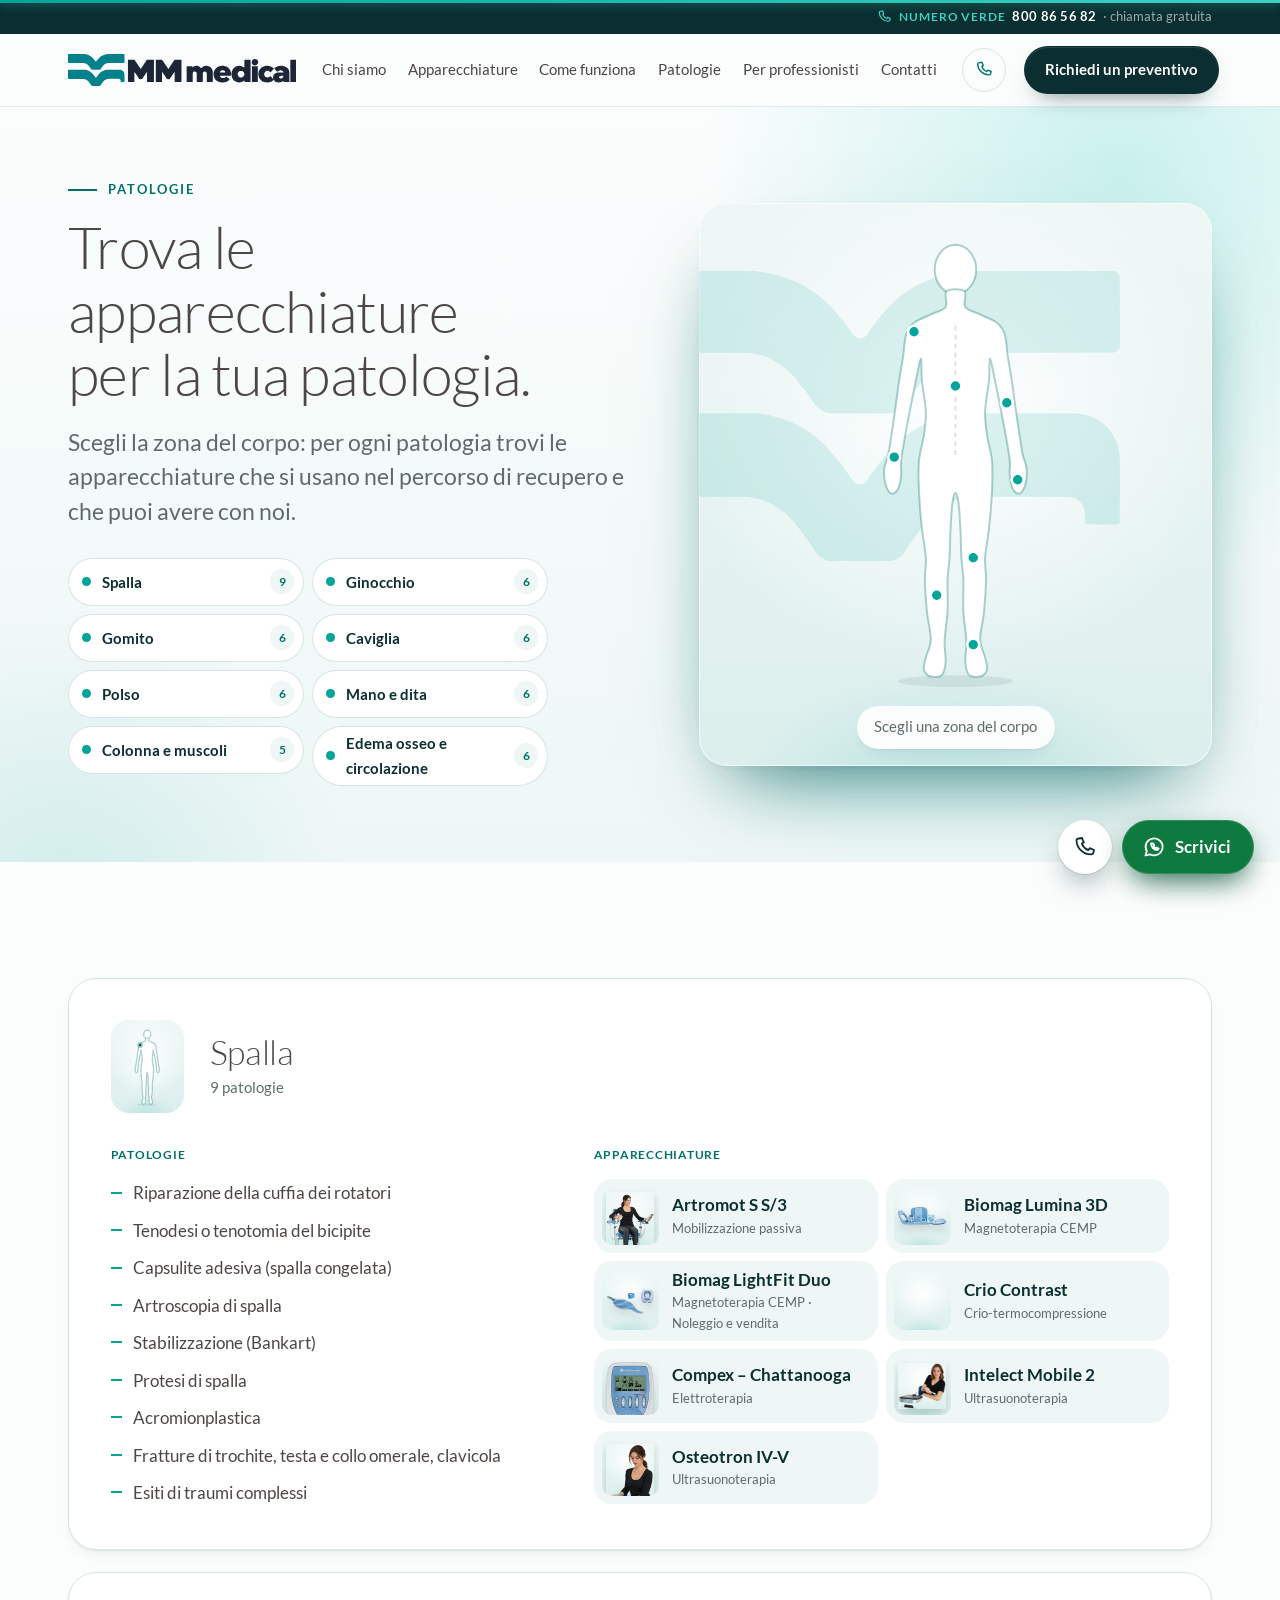
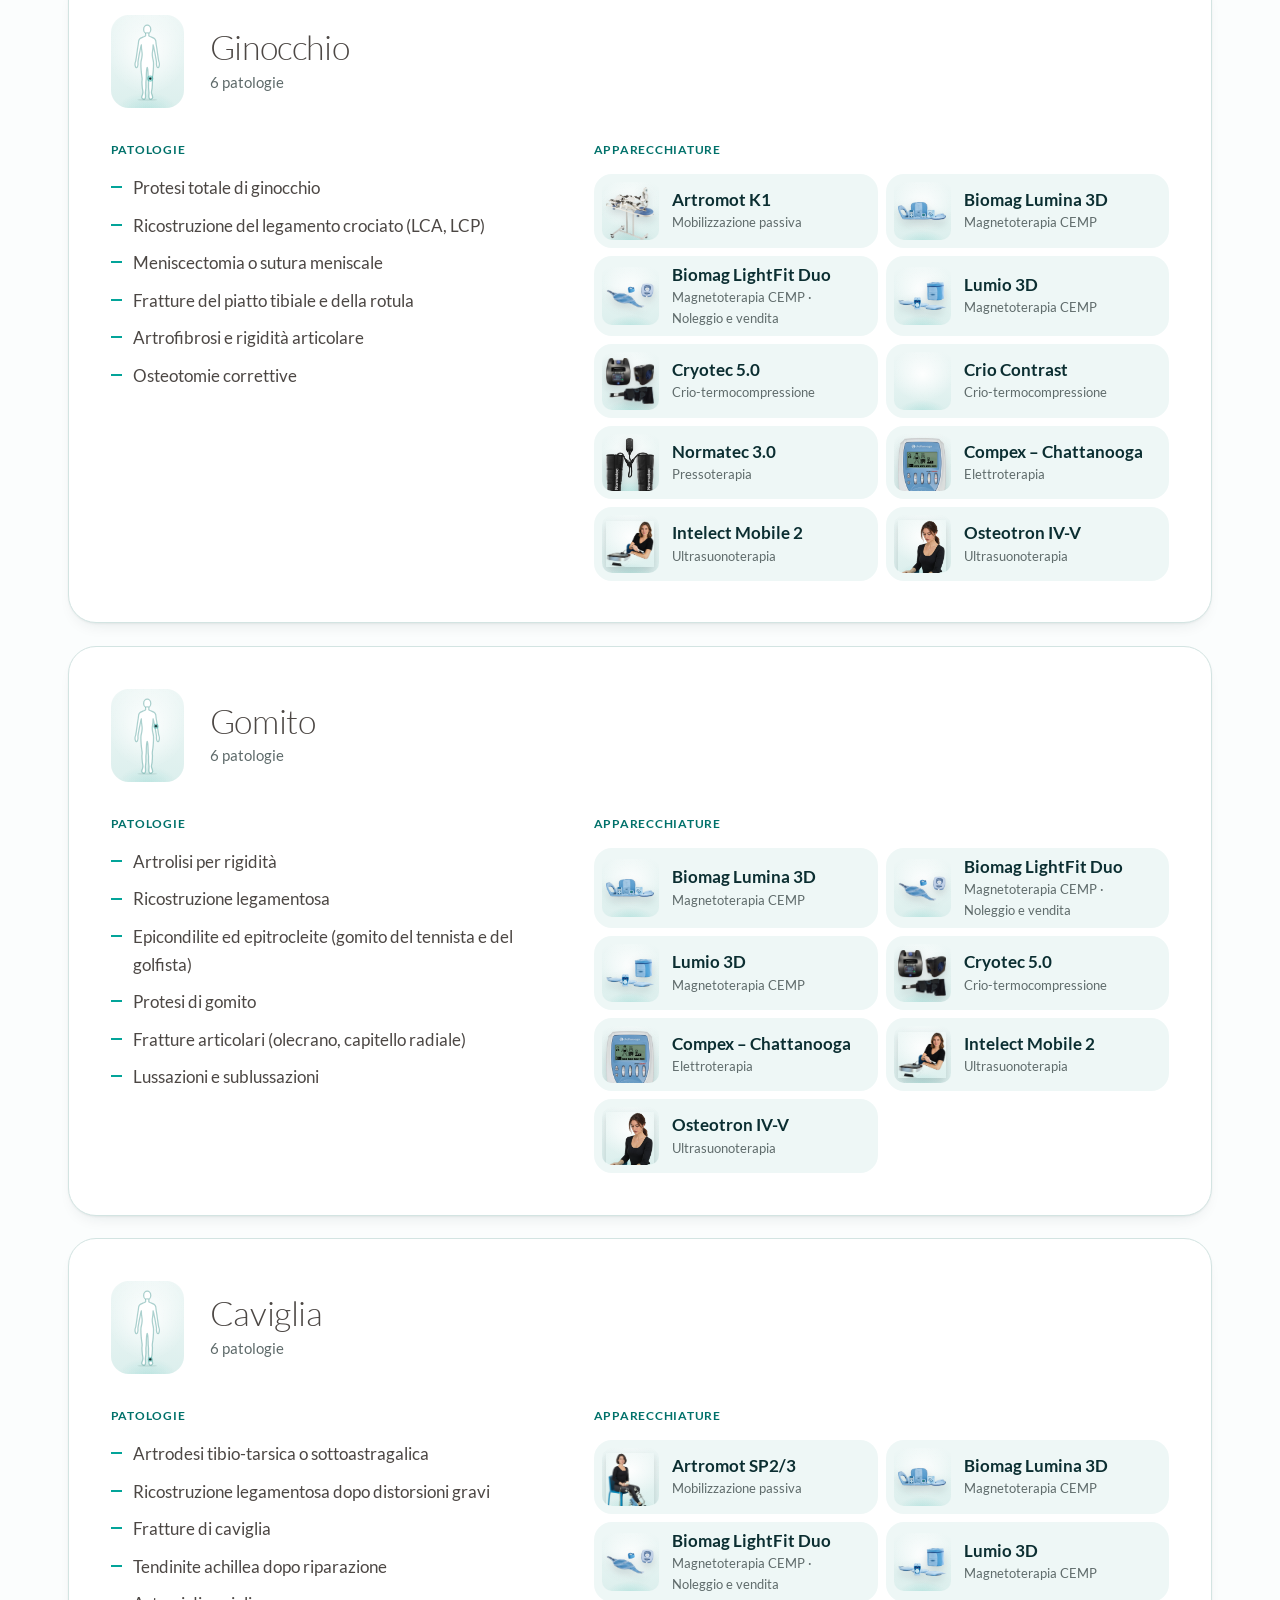
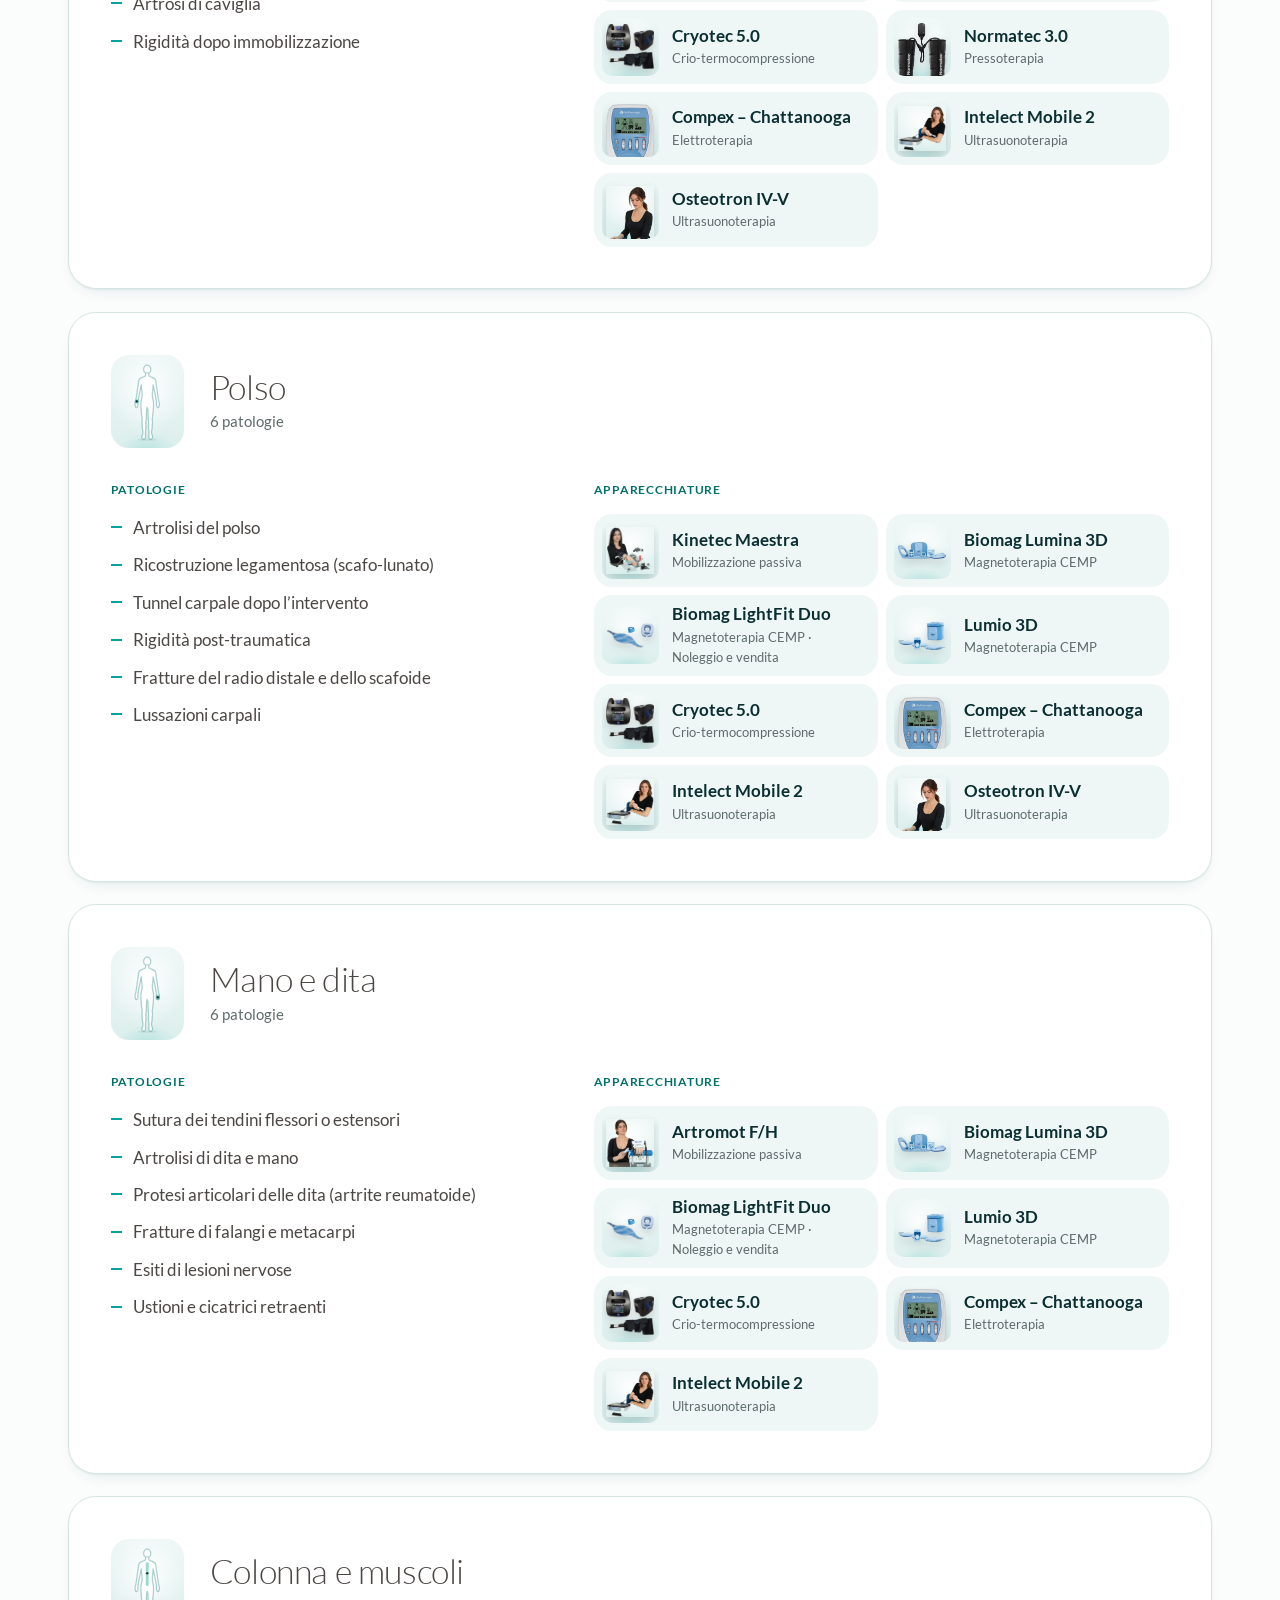
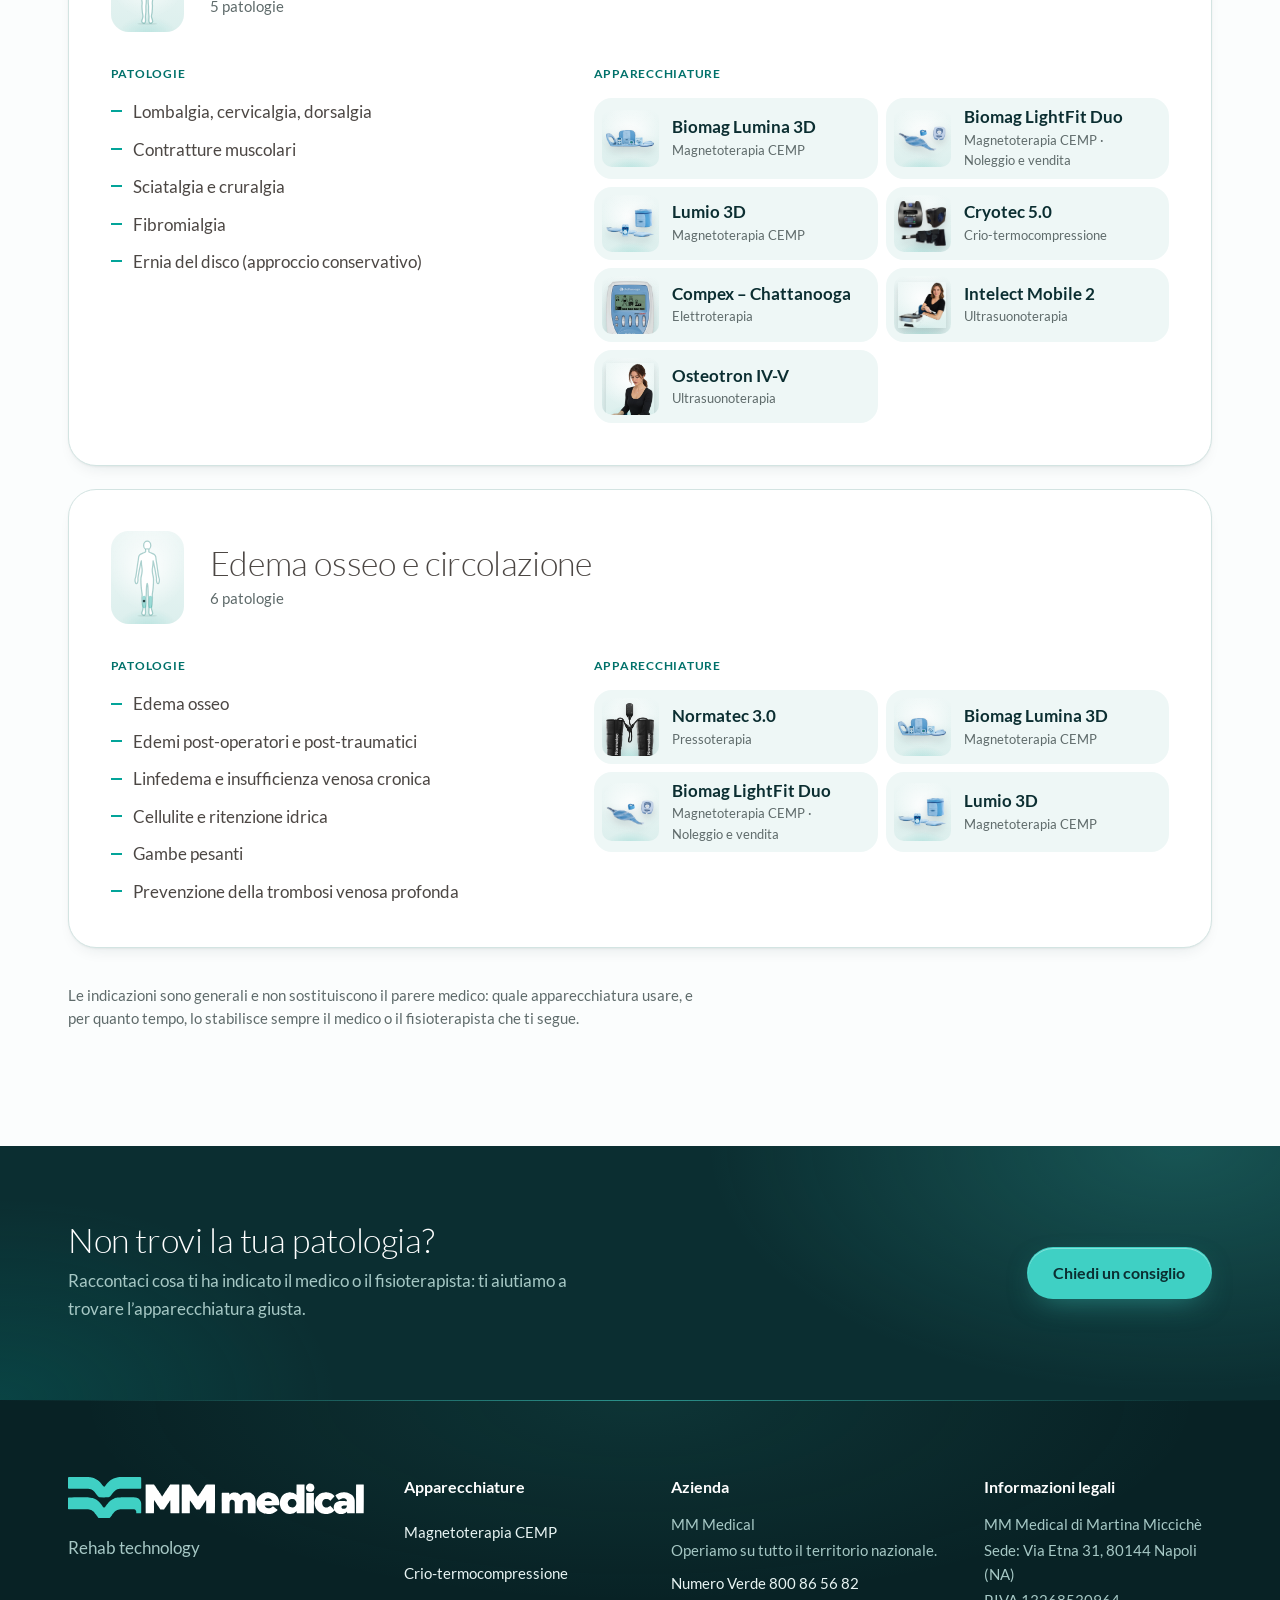
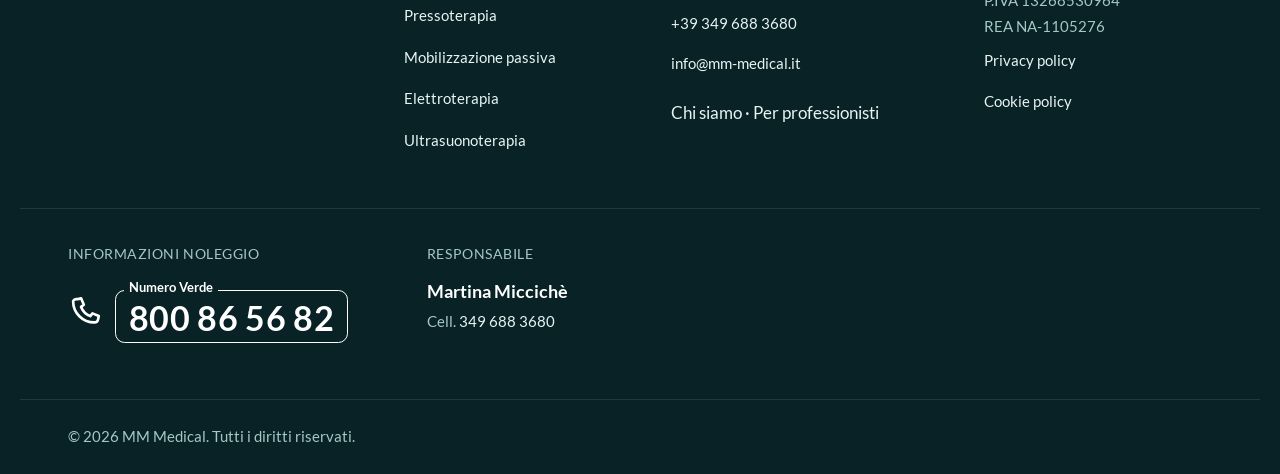
<file: patologie/index.html>
<!DOCTYPE html><html lang="it"><head><meta charset="utf-8"><meta name="viewport" content="width=device-width, initial-scale=1"><title>Patologie e apparecchiature per la riabilitazione | MM Medical</title><meta name="description" content="Le patologie più comuni di spalla, ginocchio, gomito, caviglia, polso, mano, colonna e circolazione, con le apparecchiature a noleggio usate nel recupero. Operiamo su tutto il territorio nazionale."><link rel="canonical" href="https://www.mm-medical.it/patologie/"><link rel="icon" href="/favicon.svg" type="image/svg+xml"><meta name="theme-color" content="#0b2e31"><script>document.documentElement.classList.add('js');</script><script>
      // Page transitions: only the photo that travels (clicked card <-> device hero) gets a transition name,
      // so every other photo fades with the page. Browsers without these events simply skip the effect.
      (function () {
        var slug = function (u) { var m = new URL(u, location.href).pathname.match(/^\/apparecchiature\/([^\/]+)\/?$/); return m ? m[1] : null; };
        var photo = function (s, home) { return home ? document.querySelector('[data-device="' + s + '"] .ph') : document.querySelector('.stage .photo'); };
        var name = function (el, s) { if (el) el.style.viewTransitionName = 'dev-' + s; };
        addEventListener('pageswap', function (e) {
          if (!e.viewTransition || !e.activation) return;
          var to = new URL(e.activation.entry.url), here = slug(location.href), dest = slug(to.href);
          if (dest && !here) name(photo(dest, true), dest);
          else if (here && to.pathname === '/') name(photo(here, false), here);
        });
        addEventListener('pagereveal', function (e) {
          if (!e.viewTransition || !window.navigation || !navigation.activation || !navigation.activation.from) return;
          var from = new URL(navigation.activation.from.url), here = slug(location.href), prev = slug(from.href);
          if (here && from.pathname === '/') name(photo(here, false), here);
          else if (!here && prev) name(photo(prev, true), prev);
        });
      })();
    </script><link rel="alternate" hreflang="it" href="https://www.mm-medical.it/patologie/"><link rel="alternate" hreflang="x-default" href="https://www.mm-medical.it/patologie/"><meta property="og:type" content="website"><meta property="og:locale" content="it_IT"><meta property="og:site_name" content="MM Medical"><meta property="og:title" content="Patologie e apparecchiature per la riabilitazione | MM Medical"><meta property="og:description" content="Le patologie più comuni di spalla, ginocchio, gomito, caviglia, polso, mano, colonna e circolazione, con le apparecchiature a noleggio usate nel recupero. Operiamo su tutto il territorio nazionale."><meta property="og:url" content="https://www.mm-medical.it/patologie/"><meta property="og:image" content="https://www.mm-medical.it/og.jpg"><meta property="og:image:width" content="1200"><meta property="og:image:height" content="630"><meta property="og:image:alt" content="MM Medical: noleggio di apparecchiature per la riabilitazione"><meta name="twitter:card" content="summary_large_image"><meta name="twitter:image" content="https://www.mm-medical.it/og.jpg"><script type="application/ld+json">{"@context":"https://schema.org","@type":"LocalBusiness","name":"MM Medical","url":"https://www.mm-medical.it","telephone":"+39 349 688 3680","email":"info@mm-medical.it","description":"Le patologie più comuni di spalla, ginocchio, gomito, caviglia, polso, mano, colonna e circolazione, con le apparecchiature a noleggio usate nel recupero. Operiamo su tutto il territorio nazionale.","areaServed":{"@type":"Country","name":"Italia"}}</script><link rel="stylesheet" href="/_astro/Base.Cmo2KmZf.css"><style>.bodymap[data-astro-cid-vk6je62c]{width:100%;height:auto;display:block;overflow:visible}.ground[data-astro-cid-vk6je62c]{fill:#0b2e3114}.sil[data-astro-cid-vk6je62c],.head[data-astro-cid-vk6je62c]{fill:#fff;stroke:#00716a52;stroke-width:2px;stroke-linejoin:round;vector-effect:non-scaling-stroke}.spine[data-astro-cid-vk6je62c]{fill:none;stroke:#00716a2e;stroke-width:2px;stroke-dasharray:3 6;stroke-linecap:round}.zone[data-astro-cid-vk6je62c]{cursor:pointer;outline:none}.region[data-astro-cid-vk6je62c]{fill:var(--teal-glow);stroke:var(--teal-glow);opacity:0;transition:opacity .3s var(--ease)}.dot[data-astro-cid-vk6je62c]{fill:var(--teal);stroke:#fff;stroke-width:2.5px;transform-box:fill-box;transform-origin:50%;transition:transform .3s var(--ease), fill .3s}.pulse[data-astro-cid-vk6je62c]{fill:none;stroke:var(--teal);stroke-width:1.5px;opacity:0;transform-box:fill-box;transform-origin:50%}.hit[data-astro-cid-vk6je62c]{fill:#0000}.zone[data-astro-cid-vk6je62c].on .region[data-astro-cid-vk6je62c],.zone[data-astro-cid-vk6je62c]:hover .region[data-astro-cid-vk6je62c],.zone[data-astro-cid-vk6je62c]:focus-visible .region[data-astro-cid-vk6je62c]{opacity:.4}.zone[data-astro-cid-vk6je62c].on .dot[data-astro-cid-vk6je62c],.zone[data-astro-cid-vk6je62c]:hover .dot[data-astro-cid-vk6je62c],.zone[data-astro-cid-vk6je62c]:focus-visible .dot[data-astro-cid-vk6je62c]{fill:var(--ink);transform:scale(1.35)}.zone[data-astro-cid-vk6je62c]:focus-visible .hit[data-astro-cid-vk6je62c]{stroke:var(--teal-deep);stroke-width:2px;stroke-dasharray:4 4}.is-mini[data-astro-cid-vk6je62c] .sil[data-astro-cid-vk6je62c],.is-mini[data-astro-cid-vk6je62c] .head[data-astro-cid-vk6je62c]{stroke-width:1.25px}.is-mini[data-astro-cid-vk6je62c] .region[data-astro-cid-vk6je62c]{opacity:.85;fill:var(--teal);stroke:var(--teal)}.is-mini[data-astro-cid-vk6je62c] .dot[data-astro-cid-vk6je62c]{fill:var(--ink);stroke-width:1px;transform:scale(2.4)}.is-mini[data-astro-cid-vk6je62c] .spine[data-astro-cid-vk6je62c]{display:none}.is-figure[data-astro-cid-vk6je62c] .sil[data-astro-cid-vk6je62c],.is-figure[data-astro-cid-vk6je62c] .head[data-astro-cid-vk6je62c]{stroke-width:1.5px}.is-figure[data-astro-cid-vk6je62c] .region[data-astro-cid-vk6je62c]{opacity:.5}.is-figure[data-astro-cid-vk6je62c] .dot[data-astro-cid-vk6je62c]{fill:var(--teal-deep);stroke-width:2px;transform:scale(1.5)}.is-figure[data-astro-cid-vk6je62c] .spine[data-astro-cid-vk6je62c]{display:none}@media (prefers-reduced-motion:no-preference){.is-interactive[data-astro-cid-vk6je62c] .pulse[data-astro-cid-vk6je62c]{animation:bm-pulse 2.6s var(--ease) infinite}.is-interactive[data-astro-cid-vk6je62c] .zone[data-astro-cid-vk6je62c]:nth-of-type(2n) .pulse[data-astro-cid-vk6je62c]{animation-delay:.65s}.is-interactive[data-astro-cid-vk6je62c] .zone[data-astro-cid-vk6je62c]:nth-of-type(3n) .pulse[data-astro-cid-vk6je62c]{animation-delay:1.3s}.is-interactive[data-astro-cid-vk6je62c] .zone[data-astro-cid-vk6je62c]:hover .pulse[data-astro-cid-vk6je62c],.is-interactive[data-astro-cid-vk6je62c] .zone[data-astro-cid-vk6je62c].on .pulse[data-astro-cid-vk6je62c]{animation:none}}@keyframes bm-pulse{0%{opacity:.7;transform:scale(1)}70%,to{opacity:0;transform:scale(3)}}
</style><link rel="stylesheet" href="/_astro/patologie.BdGZHv7Y.css"></head><body><a class="skip" href="#main">Vai al contenuto</a><header class="site-header" data-astro-cid-nen7h5rs><div class="topline" data-astro-cid-nen7h5rs><div class="wrap tl-in" data-astro-cid-nen7h5rs><a class="tl-tf" href="tel:800865682" aria-label="Numero Verde 800 86 56 82, chiamata gratuita" data-astro-cid-nen7h5rs><svg class="i" viewBox="0 0 24 24" fill="none" stroke="currentColor" stroke-width="1.8" stroke-linecap="round" stroke-linejoin="round" aria-hidden="true"><path d="M6.6 3.5 9 3l1.8 4.3-1.9 1.5a11.5 11.5 0 0 0 6.3 6.3l1.5-1.9L21 15l-.5 2.4a2.5 2.5 0 0 1-2.5 2c-8 0-14.5-6.5-14.5-14.5a2.5 2.5 0 0 1 2.1-1.4z"></path></svg><span class="tl-lbl" data-astro-cid-nen7h5rs>Numero Verde</span> <strong data-astro-cid-nen7h5rs>800 86 56 82</strong><span class="tl-free" data-astro-cid-nen7h5rs>· chiamata gratuita</span></a></div></div><div class="wrap bar" data-astro-cid-nen7h5rs><a class="brand" href="/" aria-label="MM Medical, home" data-astro-cid-nen7h5rs><svg class="logo" viewBox="99.5 168.3 1407.2 197.2" role="img" aria-label="MM Medical" xmlns="http://www.w3.org/2000/svg"><path fill="var(--logo-mark, #02818B)" fill-rule="evenodd" d="M 103 168.5 c -1.67 0.67 -2.67 1.33 -3.17 2.67 -0.33 0.67 -0.33 1 -0.33 24.5 0 15.67 0 24 0.17 24.33 0.5 1.5 2 3 3.67 3.5 0.33 0.17 13.83 0.17 45.5 0.33 26.67 -0 45.83 -0 47 0.17 3.33 0.17 9 1.5 12.5 2.83 3.83 1.33 9.83 5.33 14.17 9.33 3 2.67 3.67 3.33 6.83 7.33 1.5 2 3 3.83 3.33 4.17 1 1.33 5.67 7.67 7.17 10 0.83 1.17 3.33 3.67 4.67 4.67 1.33 0.83 3.17 1.83 4.83 2.17 l 1.33 0.33 20.17 0.17 c 11.67 -0 20.67 -0 21.17 -0.17 4.17 -0.83 7.67 -3 10 -6.33 0.5 -0.67 1.17 -1.67 1.5 -2.17 0.33 -0.33 1.67 -2 2.83 -3.67 1.17 -1.67 2.5 -3.5 3 -4.17 0.67 -0.67 1.67 -2 2.33 -2.83 2.5 -3.33 7.5 -9 10 -11.17 3.17 -2.83 8.17 -5.83 12.5 -7.67 3.33 -1.33 8.67 -2.5 12.67 -2.83 1.5 -0.17 17.5 -0.17 49.67 -0.17 l 47.5 -0.17 0.83 -0.33 c 1.33 -0.67 1.83 -1.17 2.5 -2.33 l 0.5 -1 0 -23.17 c 0 -12.67 -0.17 -23.67 -0.17 -24.33 -0.17 -1.83 -0.67 -2.67 -2.17 -3.5 l -1 -0.67 -48 -0 c -29.33 -0 -49.17 -0 -51.17 0.17 -5.67 0.33 -10.67 1 -17 2.67 -6.5 1.5 -9.5 2.67 -16.5 6 -5.5 2.67 -12.67 7.5 -16.17 10.83 -0.33 0.5 -1.83 1.83 -3.33 3.33 -1.5 1.33 -3.5 3.33 -4.33 4.5 -2.83 3.17 -8.5 10.5 -11.33 14.67 -1.67 2.67 -3 3.33 -5.67 3.33 -2.17 -0 -3.33 -0.83 -5.33 -3.67 -3.33 -4.67 -3.67 -5.17 -6.83 -9 -1.33 -1.67 -2.67 -3.33 -3 -3.67 -2.5 -3.33 -7.83 -8.67 -11.5 -11.5 -0.33 -0.17 -1.17 -0.83 -1.83 -1.33 -0.67 -0.5 -2 -1.5 -2.83 -2 -0.83 -0.67 -2.17 -1.5 -3 -2.17 -1.67 -1 -4.5 -2.67 -6.33 -3.5 -0.67 -0.33 -2.5 -1.17 -3.83 -1.83 -3.33 -1.5 -6.83 -2.67 -10.33 -3.67 -0.83 -0.17 -2.17 -0.5 -3 -0.67 -1 -0.33 -2.33 -0.67 -3.17 -0.83 -0.83 -0.17 -2 -0.33 -2.33 -0.5 -0.33 -0 -2.5 -0.33 -4.67 -0.67 l -3.83 -0.5 -47.83 -0 c -38.83 -0 -47.83 -0 -48.33 0.17z M 117.17 265 l -14.5 -0 -0.83 0.67 c -0.5 0.33 -1.17 1 -1.33 1.33 -1 1.17 -1 -0.5 -1 26.17 0 27.67 -0.17 25.83 1.33 27.17 1.33 1.33 -3.33 1.17 47.33 1.33 32 -0 45.5 -0 46.83 0.17 3 0.33 8 1.33 10.67 2.33 2.5 0.83 6.67 2.83 7.83 3.67 2 1.5 3.83 2.67 5 3.5 3.5 2.5 4.83 3.67 7.67 7.33 1.17 1.5 3.67 4.5 5.17 6.33 1.67 2.17 4.5 6 5.67 8.17 0.5 0.83 1.5 2.17 2.33 3.17 0.67 1 1.67 2.33 2.17 3 1.5 2.33 3 3.5 5.83 5 2.33 1.17 1.83 1.17 22.67 1.17 19.67 -0 22.5 -0.17 24.17 -0.67 2.33 -0.67 5.67 -3.17 6.83 -5 1.17 -1.67 2.83 -4.17 4.33 -6.33 1.17 -1.5 2.5 -3.33 3 -4.17 2.83 -3.83 3.33 -4.67 4.5 -6.33 0.83 -1 2 -2.33 2.5 -3.17 0.67 -0.83 1.5 -1.83 1.83 -2.17 1.83 -2.5 5.67 -6 8.5 -7.83 0.83 -0.5 1.67 -1 1.83 -1.17 0.17 -0.17 0.83 -0.5 1.5 -0.83 0.5 -0.33 1.17 -0.67 1.67 -1 3.33 -2.33 11.17 -4.5 17.5 -5 4.33 -0.33 60.83 -0.33 64.83 -0 3.5 0.33 4.67 0.67 7 2.67 1.83 1.67 2.83 3.17 3.33 4.67 0.67 1.83 0.83 3 0.83 7 0 3.17 0 3.5 0.33 3.83 l 0.33 0.33 10.67 0.17 c 11.5 -0 11.67 -0 12.17 -0.83 0.17 -0.5 0.33 -42.33 0 -45.67 -0.33 -5 -1 -7.67 -3.17 -11.83 -3.83 -7.67 -8.5 -11.83 -18 -15.5 -2 -0.83 -5.33 -1.5 -9 -1.67 -3.17 -0.17 -60.83 -0.17 -70.17 -0 -3.83 -0 -7.33 0.17 -7.67 0.33 -0.5 -0 -2 0.33 -3.5 0.5 -1.33 0.17 -3.33 0.5 -4.17 0.83 -0.83 0.17 -2 0.5 -2.33 0.5 -2 0.33 -9 2.67 -12 4 -6 2.83 -7.33 3.5 -10 5.33 -4.5 2.83 -5.5 3.67 -10.33 7.83 -3.33 2.83 -3.67 3.17 -7.67 8 -0.83 1 -2.17 2.67 -3.17 4 -1 1.17 -2.5 3 -3.33 4.17 -0.67 1.17 -1.83 2.67 -2.17 3.17 -0.5 0.67 -1.67 2.33 -2.67 3.5 -3.67 5.33 -4.33 6 -7.33 6 -1.5 -0 -2.5 -0.33 -3.33 -1.17 -1.33 -1.33 -4.5 -5.83 -7.83 -10.67 -1.17 -1.83 -2.33 -3.5 -3.5 -4.67 -1.67 -1.83 -4.67 -5.33 -7.17 -8.17 -1 -1.5 -1.67 -2 -3.5 -3.67 -0.83 -0.67 -2 -1.67 -2.67 -2.33 -3.33 -2.83 -9.67 -7.33 -12 -8.33 -0.33 -0.17 -1.17 -0.5 -1.83 -1 -1.5 -0.83 -5.17 -2.5 -7 -3.17 -0.83 -0.33 -2.17 -0.83 -2.83 -1.17 -0.83 -0.33 -2.17 -0.67 -3 -0.83 -0.83 -0.17 -2 -0.5 -2.67 -0.67 -4.67 -1.33 -10.17 -2.17 -15.33 -2.33 -3.5 -0.17 -53.17 -0.17 -81.17 -0z"></path><path fill="var(--logo-word, #1D2637)" fill-rule="evenodd" d="M 1249 199.17 c -3.5 0.33 -8.17 2.5 -10.5 4.67 -1.5 1.33 -4 4.5 -4.67 5.83 -2 4 -2.67 8.83 -1.83 14 0.83 4.17 3.5 8.33 7.17 11.17 3.83 2.83 7 3.67 12.5 3.67 7.17 -0 12.67 -2.67 16.33 -8 1.5 -2.5 2.83 -5.67 3.17 -7.83 0.17 -0.5 0.17 -1.67 0.33 -2.33 0.83 -6 -3 -14.33 -8.17 -17.67 -4.33 -2.67 -9.5 -4 -14.33 -3.5z M 469.33 204.33 l -0.5 0.5 0 67.5 0.17 67.33 0.33 0.33 c 0.17 0.17 0.83 0.33 2.67 0.33 2.83 0.17 35.5 0.17 35.83 -0 0.83 -0.17 0.83 0.83 0.83 -30.83 0 -28.17 0 -30 0.33 -30.33 0.33 -0.5 0.67 -0.33 1.5 1.17 0.33 0.67 1.33 2 2.17 3.33 2.17 2.67 2.67 3.5 5.33 7.33 1 1.67 2.17 3.5 2.5 4 2 3.17 5.5 8.33 6.83 10.17 0.83 1.33 1.83 2.83 2.5 3.5 0.5 0.83 2.67 4 4.67 7 2.17 3.17 4 6 4.33 6.33 0.33 0.33 1 0.67 1.67 0.83 0.83 0.33 1.17 0.33 7.33 0.33 5.67 -0 6.5 -0 7.17 -0.33 0.67 -0.33 2 -1.67 3 -3.17 0.5 -0.5 1.67 -2.5 3 -4.17 1.17 -1.83 2.67 -4 3.33 -5 1.67 -2.5 3.5 -5.17 4.17 -6.33 0.83 -1.33 4.5 -6.67 5.83 -8.67 0.67 -0.83 1.5 -2 1.83 -2.67 0.83 -1 3.17 -4.67 4.83 -7.33 1.83 -2.67 4.33 -6.33 4.67 -6.5 0.83 -0.5 0.83 -1.83 0.83 30.33 0.17 21.5 0.17 30.17 0.33 30.5 0.17 0.17 0.33 0.33 0.67 0.5 0.17 -0 9.5 -0 20.67 -0 l 20.17 -0 0.33 -0.33 0.5 -0.33 0 -67.5 0 -67.33 -0.5 -0.5 -0.5 -0.33 -20.83 -0 c -14.33 -0 -21 -0 -21.33 0.17 -0.83 0.33 -1.67 1.67 -7.17 9.67 -1.5 2.17 -3.83 5.67 -5.33 7.67 -1.33 2.17 -2.67 4.17 -3 4.5 -0.67 1.17 -2.33 3.67 -2.83 4.67 -0.33 0.5 -0.83 1.33 -1.33 1.83 -5.17 7.5 -8 12 -9.83 14.83 -1 1.5 -2.5 4 -3.5 5.33 -1 1.5 -2.33 3.67 -3 4.67 -1.5 2.33 -2 2.83 -2.5 2.83 -0.33 -0 -2 -2.33 -4.17 -5.83 -0.33 -0.67 -1.5 -2.33 -2.5 -3.67 -1 -1.33 -2.33 -3.5 -3.33 -4.83 -0.83 -1.33 -2.5 -3.83 -3.67 -5.67 -1.17 -1.67 -2.67 -4 -3.5 -5.17 -5.83 -8.67 -9.5 -14.17 -12.67 -18.83 -1 -1.5 -2.67 -3.83 -3.67 -5.33 -3.67 -5.33 -4.33 -6.17 -4.83 -6.5 l -0.5 -0.33 -19.5 -0 -19.5 -0 -0.33 0.33z M 1187.33 204.17 c -0.33 0.17 -0.5 0.33 -0.5 0.5 -0.17 -0 -0.17 11 -0.33 24.17 0 17.83 -0.17 24.17 -0.17 24.17 -0.5 0.33 -0.67 0.17 -1.83 -0.83 -1.5 -1.33 -4 -3.33 -5.5 -4 -0.5 -0.33 -1.67 -1 -2.33 -1.33 -2 -1.33 -5.83 -3 -7.67 -3.67 -2.17 -0.67 -8 -1.83 -10.33 -2 -3.17 -0.33 -6.5 -0 -10.5 0.67 -6.33 1 -7.67 1.33 -12.83 3.67 -2 1 -7.17 4 -8.33 4.83 -4.17 3.33 -7.5 6.83 -11.17 11.5 -2.5 3.33 -6 11.5 -7.33 17.5 -2.5 10.33 -2.17 19.33 1.33 31.67 0.33 1.33 1.83 4.5 3.33 7.67 0.83 1.67 1.33 2.33 4 6.17 4.5 6.33 11.5 11.83 19 15 7.17 3 12.33 4 20.33 3.83 8.83 -0.33 15.33 -2.33 22.5 -7 1.17 -0.83 4.67 -3.67 5.83 -4.67 1.83 -1.83 2 -1.5 2.5 5 0.17 2.83 0.33 3.33 1 3.67 0.17 0.17 4.83 0.17 17.83 0.17 l 17.67 -0 0.33 -0.33 0.5 -0.5 0 -67.5 0 -67.5 -0.33 -0.5 -0.5 -0.33 -17.67 -0 c -9.83 -0 -17.83 -0 -18 -0 -0.33 -0.17 -0.67 -0 -0.83 -0z m -17.17 68.83 c 1.33 0.17 2.83 0.5 3.33 0.67 0.5 0.33 1.17 0.5 1.5 0.5 0.83 0.17 3.67 2.5 5.33 4.17 5.17 5.17 7.17 12.83 5 20.17 -1.17 3.33 -2 5.17 -3.83 7.17 -2.17 2.33 -4.33 3.83 -7.83 5.67 -4.67 2.17 -11 2.17 -16.33 -0.17 -2 -0.83 -5 -2.83 -6.5 -4.5 -2.5 -2.67 -3.83 -5 -5.17 -9.83 l -0.5 -1.83 0 -3.33 0.17 -3.5 0.67 -1.67 c 0.33 -1 1 -2.33 1.33 -3 0.5 -0.67 1.17 -1.83 1.5 -2.5 1.17 -2.17 4.5 -5.17 7 -6.5 3.67 -1.83 9.5 -2.5 14.33 -1.5z M 641 204.5 l -0.33 0.33 -0.17 67.33 0 67.33 0.5 0.5 0.33 0.33 9.5 -0 c 5.17 -0 13.5 -0 18.5 0.17 8.67 -0 9 -0 9.33 -0.33 l 0.33 -0.33 0 -29 c 0.17 -15.83 0.17 -29.5 0.33 -30.17 0.17 -2.33 0.5 -2 3.33 2.33 3 4.17 4 5.83 5.5 7.83 0.83 1 2.5 3.67 4 5.67 1.33 2 3 4.5 3.67 5.5 0.67 1 1.83 2.5 2.33 3.33 0.67 1 1.33 2.17 1.67 2.5 0.33 0.5 2.33 3.5 4.33 6.5 4.67 6.83 5.17 7.5 6.17 8.17 1 0.67 1.5 0.67 8.17 0.67 6.5 -0.17 6.5 -0.17 8.17 -1.5 1.17 -1.17 6.17 -8.17 7 -10 0.33 -0.33 1.17 -1.67 2 -3 0.83 -1.17 2.17 -3.17 3.17 -4.5 0.83 -1.33 2.17 -3.17 2.67 -4.17 1.67 -2.17 4.5 -6.33 5.5 -8.17 2.17 -3.5 2.5 -4 3.33 -5.17 0.5 -0.5 1.17 -1.5 1.5 -2 0.5 -0.5 1.5 -2 2.33 -3.17 1.67 -2.5 2.17 -2.83 2.5 -2.17 0.17 0.5 0.33 15.17 0.17 44.83 0 10.5 0 15.5 0.17 15.67 0.17 0.17 0.5 0.33 0.83 0.5 0.67 0.17 40 0.17 40.33 -0 0.83 -0.17 0.83 3.67 0.83 -67.83 0 -48.5 0 -67.17 -0.17 -67.5 -0.17 -0.33 -0.33 -0.5 -0.5 -0.67 -0.33 -0.17 -37.5 -0.17 -40.17 -0 -2.17 0.17 -2.67 0.33 -3.83 2.17 -2.17 3.5 -3.67 5.67 -4.67 7.17 -1.17 1.33 -2.67 3.5 -4.17 6.17 -0.33 0.67 -1.33 2.17 -2.17 3.17 -1.83 2.67 -4.5 6.67 -6.67 9.83 -0.83 1.33 -1.83 3 -2.33 3.5 -0.33 0.67 -1.5 2.33 -2.33 3.67 -1.67 2.5 -2.67 3.83 -6 8.67 -1.17 1.67 -2.67 4 -3.5 5.17 -4 6.33 -4.33 6.83 -5.17 6.33 0 -0.17 -0.67 -0.83 -1.17 -1.67 -0.5 -0.83 -1.17 -2.17 -1.67 -2.83 -1.5 -2.33 -5.33 -7.83 -8.5 -12.83 -1.83 -2.5 -4 -5.67 -5 -7.17 -1.67 -2.5 -2.5 -3.67 -4 -6.33 -0.5 -0.67 -1.33 -2 -2 -2.83 -0.67 -0.83 -1.5 -2 -2 -2.5 -1.83 -2.67 -5 -7.33 -7.83 -11.5 -3 -4.83 -4.67 -7 -5.33 -7.5 -0.67 -0.67 -3.67 -0.83 -21.67 -0.83 -16.33 -0 -16.83 -0 -17.17 0.33z M 1470.17 204.67 c -0.17 0.33 -0.33 3.67 -0.33 67.5 0 36.83 0 67.33 0.17 67.67 0 0.33 0.17 0.5 0.33 0.67 0.33 0.17 5.17 0.17 17.67 0.17 17.33 -0 17.33 -0 17.83 -0.33 0.17 -0.17 0.5 -0.5 0.5 -0.67 0.17 -0.33 0.17 -24.33 0.17 -53.5 0 -29.17 0 -55.83 0 -59.33 0.17 -3.5 0.17 -9.67 0 -14 l 0 -7.67 -0.5 -0.5 -0.5 -0.5 -17.5 -0 -17.5 -0 -0.33 0.5z M 1045.83 241.17 c -0.33 -0 -1.5 0.17 -2.67 0.33 -1.33 0.17 -2.67 0.33 -3.17 0.5 -1.17 -0 -6.33 1.33 -8 1.83 -10 3.33 -18.17 9 -24.5 17 -3.67 4.5 -7 10.67 -8.5 16.17 -0.33 1 -0.67 2.17 -0.83 2.83 -0.33 1.33 -1.17 5.17 -1.33 7 -0.5 4.17 0 14 0.67 17 0.17 0.33 0.33 1.17 0.5 1.67 0 0.67 0.5 2 0.83 3.17 0.5 1.17 1 2.67 1.17 3.17 1 3 3.17 7 6.33 11.33 3.83 5.33 5.17 6.67 10.17 10.5 4 2.83 6.5 4.33 11 6 7.83 3.33 14.33 4.5 24.5 4.33 7.83 -0 12.67 -0.67 20.33 -2.83 2.33 -0.67 6.83 -2.67 9.33 -4 1.33 -0.83 6 -3.83 7.17 -4.83 2.67 -2.17 7.5 -7.17 7.5 -7.67 0 -0.5 -1.33 -1.83 -4.67 -4.33 -1.5 -1.17 -3 -2.33 -3.33 -2.67 -0.5 -0.33 -1.17 -1 -1.67 -1.33 -0.67 -0.33 -1.5 -1 -2.17 -1.5 -6.33 -4.83 -9.83 -7.5 -10.5 -7.5 -0.17 -0 -1.17 0.83 -2.67 2.33 -4.33 4.17 -7 5.67 -12.5 6.5 -4 0.67 -8 0.33 -11.83 -0.67 -4.67 -1.33 -9.67 -5.67 -11.17 -9.5 -0.17 -0.67 -0.5 -1.33 -0.5 -1.5 -0.33 -0.67 0.17 -1.17 0.83 -1.33 0.33 -0.17 14.17 -0.17 30.83 -0.17 32.5 -0 35.83 -0 36.17 -0.17 0.5 -0.17 0.67 -1 1 -4.17 0.67 -6.33 0 -15.83 -1.67 -20.83 -0.17 -0.83 -0.83 -2.5 -1.17 -3.67 -1 -3.17 -1.67 -4.67 -3.67 -8.33 -1.5 -2.5 -2.67 -4.17 -4.17 -6 -0.83 -0.83 -1.83 -2.17 -2.5 -2.83 -2.83 -3.5 -7.67 -7 -14 -10.17 -4.17 -2.17 -10.83 -4.33 -15.17 -5 -1 -0 -2.33 -0.33 -3 -0.5 -1 -0.17 -11.33 -0.5 -13 -0.17z m 8.5 27.67 c 4.67 0.67 8.5 2.5 10.83 4.83 1.33 1.5 2.17 2.67 3.17 5.33 1 2.33 0.83 2.83 -0.5 3.17 -1.17 0.17 -31.5 0.17 -32 -0.17 -0.5 -0.33 -0.5 -0.67 0 -2.33 0.67 -2.17 1.83 -4.33 3.33 -5.67 2.83 -2.83 6.5 -4.67 10.33 -5.17 2.33 -0.33 2.5 -0.33 4.83 -0z M 1322 241.17 c -2 0.17 -5.5 0.67 -8.67 1.5 -1 0.17 -2.33 0.5 -2.67 0.5 -2.5 0.5 -5.83 1.83 -9.5 3.67 -4.33 2.17 -7.17 3.83 -8.5 5.17 -0.67 0.67 -2 1.67 -2.83 2.33 -2 1.67 -3.83 3.67 -7.5 8 -1 1.33 -2.5 3.83 -4 6.83 -0.5 1.33 -1.17 2.5 -1.17 2.5 -0.5 0.67 -2.5 6.33 -2.83 8.17 -1.17 6.17 -1.5 9 -1.5 13 0.17 7.83 1.67 14.33 4.67 21.17 1.17 2.67 1.33 3.17 2.5 5 3.83 6.17 8.5 11.33 14 15.17 3.33 2.17 4 2.67 10.67 5.83 2.5 1.17 6 2.17 11 3 7.5 1.33 18.67 1.17 24 -0.5 0.67 -0.17 2.33 -0.67 3.83 -1 3.17 -0.83 4.67 -1.33 7.83 -2.83 6 -3 10.83 -6.5 14.33 -10.5 0.67 -1 1 -0.83 2.17 0.83 1.33 2 3 3.83 5.17 5.83 2.33 2.17 3 2.67 5.5 4 2.67 1.5 3.17 1.83 5 2.33 5.5 2 8.67 2.5 15.33 2.5 5.83 -0 9.67 -0.67 14.83 -2.33 0.83 -0.33 1.5 -0.5 1.67 -0.5 0.33 -0 3.83 -1.83 5 -2.67 1.33 -0.83 2.33 -1.67 4.33 -3.5 1.33 -1.17 1.5 -1.33 2 -1 0.33 0.17 0.5 1.83 0.5 4.33 0 2 0.17 2.5 1 2.67 0.5 0.17 34.5 0.17 35 -0.17 0.5 -0 0.67 -0.83 0.5 -1.83 0 -0.33 0 -13.67 0 -29.33 l -0.17 -28.67 -0.33 -2.5 c -0.33 -1.5 -0.67 -3.17 -0.83 -3.83 -0.67 -2.33 -1.33 -5 -1.33 -5.17 0 -0.17 -0.33 -0.83 -0.67 -1.5 -0.33 -0.83 -0.67 -1.83 -0.83 -2.17 -1.17 -2.33 -3.17 -6 -4.33 -7.67 -1 -1.17 -3 -3.17 -4.83 -4.67 -5 -4.17 -10.17 -6.83 -17.67 -9.5 -1.5 -0.5 -6.5 -1.5 -8.67 -1.83 -0.83 -0.17 -2.33 -0.33 -3.17 -0.5 -3.83 -0.5 -13 -0.33 -17 0.17 -0.83 0.17 -1.83 0.33 -2.5 0.5 -1 -0 -3.67 0.67 -6.33 1.33 -0.67 0.17 -1.67 0.5 -2.33 0.67 -0.5 -0 -1.5 0.33 -2.17 0.67 -0.67 0.33 -1.33 0.5 -1.5 0.5 -0.33 -0 -4.67 2 -7.67 3.67 -3.17 1.5 -6.83 4 -9 6 -1.33 1.33 -1.33 1.17 2.17 6.17 0.67 1.17 1.67 2.33 2 2.83 1.5 2.17 4.67 6.33 7.17 9.33 0.67 0.83 1.5 1.83 1.83 2.17 1 1.5 2.17 2.5 2.83 2.5 0.5 -0 1.83 -0.83 3.33 -2.33 2.67 -2.33 7 -4.5 11.67 -5.67 2.17 -0.5 2.5 -0.5 5.5 -0.67 2.67 -0 3.67 -0 4.83 0.17 4.83 1 7.67 2.33 10.33 5.33 1 1 1.83 3 2 5.17 0.67 3.67 0.5 4 -1.67 3.67 -0.83 -0 -3.33 -0.33 -5.67 -0.5 -2.33 -0.17 -5.33 -0.5 -6.5 -0.67 -5.83 -0.5 -16.67 -0.33 -21 0.33 -1.33 0.33 -2.83 0.67 -3.33 0.83 -0.5 0.17 -1.67 0.5 -2.33 0.67 -3 1 -4.83 1.67 -7.33 3.17 -4.5 2.33 -8.83 6.67 -11 10.33 -3 5.5 -3.83 8.83 -3.67 15 0 4.33 0.33 6.67 1.17 9.17 0.83 2.67 0.33 2.67 -2 -0.17 -0.83 -0.67 -1.5 -1.67 -1.83 -1.83 -0.5 -0.5 -1.5 -1.67 -3.17 -3.83 -4.83 -6 -10.17 -11.67 -10.83 -11.67 -0.33 -0 -0.83 0.5 -1.67 1.33 -0.67 0.67 -2 1.83 -2.83 2.33 -0.83 0.5 -1.83 1.33 -2.17 1.67 -1.67 1.17 -4.17 2.33 -6.33 3 -2 0.33 -2.33 0.33 -5 0.33 -4.33 -0 -7.17 -0.67 -10.17 -2.5 -5 -2.83 -7.17 -5.5 -9 -11.17 -1.33 -4.33 -1.33 -9.33 0.17 -14 1.5 -4.5 5.17 -9.17 9.17 -11.17 5.5 -2.83 13.5 -2.83 19.17 0.17 2.5 1.17 4 2.33 6.5 4.83 1.17 1.17 2.17 2.17 2.33 2.17 0.33 -0 1.67 -1.33 4.17 -4 1.17 -1.33 3.17 -3.33 4.33 -4.67 1.17 -1.17 2.67 -2.5 3.33 -3.17 1.17 -1.17 3.17 -3.5 5.33 -6.17 0.67 -0.67 1.67 -1.83 2.17 -2.33 0.83 -0.67 1.17 -1.17 1.17 -1.33 0 -0.67 -0.83 -1.83 -2.67 -3.67 -3.5 -3.5 -6.33 -5.5 -10.83 -8 -0.33 -0.33 -1.17 -0.67 -1.67 -1 -1.67 -1 -4.5 -2.17 -7 -3 -0.33 -0 -1 -0.33 -1.33 -0.5 -0.83 -0.33 -6.17 -1.5 -7.67 -1.67 -0.83 -0.17 -2.17 -0.33 -3.17 -0.5 -2.17 -0.17 -8.33 -0.33 -11.17 -0.17z m 103.83 62.17 c 0.5 0.5 0.5 1 0.33 3.17 -0.33 3.83 -1.17 5.67 -3.83 8.5 -2.17 2.5 -4.83 3.67 -8.67 4.17 -5.33 0.83 -8.83 -0.17 -11.17 -2.67 -2.17 -2.17 -2.67 -4.67 -1.67 -7.17 1.17 -3.67 4.67 -5.67 10.33 -6.17 3 -0.17 14.17 -0 14.67 0.17z M 886.5 241.67 c -1.17 0.17 -2.67 0.5 -3.33 0.67 -0.67 0.17 -1.83 0.5 -2.5 0.67 -1.83 0.5 -4.33 2 -8 4.5 -1 0.67 -2.83 2.33 -3.83 3.33 -0.67 0.83 -1.5 1 -1.5 0.33 -0.17 -0.67 -0.5 -4.5 -0.5 -5.67 0 -1.17 -0.17 -1.5 -1.17 -1.67 -0.83 -0.17 -33.33 -0.5 -34 -0.33 -0.33 0.17 -0.5 0.33 -0.67 0.67 -0.17 0.33 -0.17 12.5 -0.17 48.17 0 46.5 0.17 47.67 0.33 48 l 0.33 0.33 17.83 -0 c 10.33 -0 17.83 -0 18 -0.17 0.33 -0 0.5 -0.33 0.67 -0.5 0 -0.17 0.17 -11.67 0.17 -26.33 l 0.17 -26 0.33 -1.67 c 1.17 -4.67 3.5 -7.67 7.33 -9.33 4.33 -2 9.67 -0.83 13 2.67 1.67 1.67 2.5 3.67 3.17 6.67 l 0.5 2.33 0.17 25.83 c 0 24.5 0 25.83 0.33 26.17 l 0.33 0.33 18 0.17 18.17 -0 0.33 -0.5 c 0.33 -0.33 0.33 -0.33 0.33 -26.17 l 0 -25.67 0.5 -2.17 c 1 -5.67 4.67 -9.67 9.33 -10.33 4.17 -0.67 7.67 0.33 10.5 3 1.83 1.67 3.17 4.17 3.83 7.5 l 0.33 2 0 25.67 0 25.67 0.33 0.33 0.5 0.5 11.67 -0 c 17 0.33 24.17 0.17 24.67 -0.17 0.17 -0.33 0.17 -1.67 0.17 -29.83 0 -30.67 0 -31.5 -0.67 -35.67 -0.33 -2.17 -0.5 -2.5 -1.17 -5.33 -1.33 -4.83 -4.67 -11.67 -6.83 -14 -0.33 -0.33 -0.67 -0.83 -0.83 -1 -1 -1.5 -4.33 -4.33 -6.83 -6 -0.67 -0.33 -2 -1.33 -3 -2 -3.33 -2.17 -7.17 -3.67 -11.83 -4.5 -4.67 -0.83 -10.33 -1.33 -13 -0.83 -0.67 0.17 -2 0.33 -3.17 0.5 -2.17 0.17 -5.83 1 -7.33 1.67 -2.83 1 -6.67 3.17 -8.33 4.5 -0.5 0.33 -1.17 0.83 -1.67 1.33 -0.67 0.33 -2.33 1.83 -3.83 3.33 -1.67 1.67 -2.83 2.67 -3.17 2.67 -0.17 -0 -0.67 -0.33 -1.17 -1 -2.67 -3.33 -8.33 -7.83 -12 -9.67 -1.17 -0.5 -2.67 -1.17 -3.33 -1.33 -5.67 -1.83 -7 -2 -11.5 -2.17 -3.5 -0 -4.17 -0 -6 0.5z M 1233.33 243.83 c -0.33 0.17 -0.5 0.33 -0.5 0.5 0 0.17 0 21.67 0 48 0 46.17 0 47.67 0.33 48 0.17 0.33 1 0.33 17.83 0.33 l 17.5 -0 0.33 -0.33 0.5 -0.33 0 -21.5 c 0.17 -27.17 0.17 -27.33 0 -52.83 0 -20 -0.17 -21.17 -0.33 -21.5 -0.5 -0.33 -2.33 -0.5 -19.33 -0.5 -13.17 -0 -15.83 -0 -16.33 0.17z"></path></svg></a><nav class="nav" id="nav" aria-label="Principale" data-astro-cid-nen7h5rs><ul data-astro-cid-nen7h5rs><li style="--n: 0" data-astro-cid-nen7h5rs><a href="/chi-siamo/" data-astro-cid-nen7h5rs>Chi siamo</a></li><li style="--n: 1" data-astro-cid-nen7h5rs><a href="/#apparecchiature" data-astro-cid-nen7h5rs>Apparecchiature</a></li><li style="--n: 2" data-astro-cid-nen7h5rs><a href="/#come-funziona" data-astro-cid-nen7h5rs>Come funziona</a></li><li style="--n: 3" data-astro-cid-nen7h5rs><a href="/patologie/" data-astro-cid-nen7h5rs>Patologie</a></li><li style="--n: 4" data-astro-cid-nen7h5rs><a href="/professionisti/" data-astro-cid-nen7h5rs>Per professionisti</a></li><li style="--n: 5" data-astro-cid-nen7h5rs><a href="/#contatti" data-astro-cid-nen7h5rs>Contatti</a></li><li class="call" style="--n: 6" data-astro-cid-nen7h5rs><a href="tel:800865682" data-astro-cid-nen7h5rs>Numero Verde 800 86 56 82</a></li><li class="call" style="--n: 7" data-astro-cid-nen7h5rs><a href="tel:+393496883680" data-astro-cid-nen7h5rs>Chiama +39 349 688 3680</a></li><li class="menu-cta" style="--n: 8" data-astro-cid-nen7h5rs><a class="btn btn-primary" href="/#contatti" data-astro-cid-nen7h5rs>Richiedi un preventivo</a></li></ul></nav><div class="actions" data-astro-cid-nen7h5rs><a class="phone" href="tel:+393496883680" aria-label="Chiama MM Medical +39 349 688 3680" data-astro-cid-nen7h5rs><svg class="i" viewBox="0 0 24 24" fill="none" stroke="currentColor" stroke-width="1.8" stroke-linecap="round" stroke-linejoin="round" aria-hidden="true"><path d="M6.6 3.5 9 3l1.8 4.3-1.9 1.5a11.5 11.5 0 0 0 6.3 6.3l1.5-1.9L21 15l-.5 2.4a2.5 2.5 0 0 1-2.5 2c-8 0-14.5-6.5-14.5-14.5a2.5 2.5 0 0 1 2.1-1.4z"></path></svg><span data-astro-cid-nen7h5rs>+39 349 688 3680</span></a><a class="btn btn-primary cta" href="/#contatti" data-astro-cid-nen7h5rs>Richiedi un preventivo</a><button class="burger" type="button" aria-expanded="false" aria-controls="nav" aria-label="Apri il menu" data-astro-cid-nen7h5rs><span data-astro-cid-nen7h5rs></span><span data-astro-cid-nen7h5rs></span></button></div></div></header><script type="module">var e=document.querySelector(`.burger`),t=document.getElementById(`nav`),n=()=>{t?.removeAttribute(`data-open`),e?.setAttribute(`aria-expanded`,`false`)};e?.addEventListener(`click`,()=>{let n=e.getAttribute(`aria-expanded`)!==`true`;e.setAttribute(`aria-expanded`,String(n)),n?t?.setAttribute(`data-open`,`true`):t?.removeAttribute(`data-open`)}),t?.querySelectorAll(`a`).forEach(e=>e.addEventListener(`click`,n)),document.addEventListener(`keydown`,e=>{e.key===`Escape`&&n()}),document.addEventListener(`click`,e=>{t?.hasAttribute(`data-open`)&&!e.target.closest(`.site-header`)&&n()});var r=document.querySelector(`.site-header`),i=()=>r?.toggleAttribute(`data-scrolled`,scrollY>8);addEventListener(`scroll`,i,{passive:!0}),i();</script><main id="main"><section class="top aura" data-astro-cid-7ud7i6xt><div class="wrap hero" data-astro-cid-7ud7i6xt><div class="copy" data-astro-cid-7ud7i6xt><p class="eyebrow" data-astro-cid-7ud7i6xt>Patologie</p><h1 data-astro-cid-7ud7i6xt>Trova le apparecchiature per la tua patologia.</h1><p class="lead" data-astro-cid-7ud7i6xt>Scegli la zona del corpo: per ogni patologia trovi le apparecchiature che si usano nel percorso di recupero e che puoi avere con noi.</p></div><nav class="lg-wrap" aria-label="Zone del corpo" data-astro-cid-7ud7i6xt><ul class="legend" data-astro-cid-7ud7i6xt><li style="--n: 0" data-astro-cid-7ud7i6xt><a href="#spalla" data-area="spalla" data-astro-cid-7ud7i6xt><span class="lg-dot" aria-hidden="true" data-astro-cid-7ud7i6xt></span><span class="lg-name" data-astro-cid-7ud7i6xt>Spalla</span><span class="lg-n" data-astro-cid-7ud7i6xt>9</span></a></li><li style="--n: 1" data-astro-cid-7ud7i6xt><a href="#ginocchio" data-area="ginocchio" data-astro-cid-7ud7i6xt><span class="lg-dot" aria-hidden="true" data-astro-cid-7ud7i6xt></span><span class="lg-name" data-astro-cid-7ud7i6xt>Ginocchio</span><span class="lg-n" data-astro-cid-7ud7i6xt>6</span></a></li><li style="--n: 2" data-astro-cid-7ud7i6xt><a href="#gomito" data-area="gomito" data-astro-cid-7ud7i6xt><span class="lg-dot" aria-hidden="true" data-astro-cid-7ud7i6xt></span><span class="lg-name" data-astro-cid-7ud7i6xt>Gomito</span><span class="lg-n" data-astro-cid-7ud7i6xt>6</span></a></li><li style="--n: 3" data-astro-cid-7ud7i6xt><a href="#caviglia" data-area="caviglia" data-astro-cid-7ud7i6xt><span class="lg-dot" aria-hidden="true" data-astro-cid-7ud7i6xt></span><span class="lg-name" data-astro-cid-7ud7i6xt>Caviglia</span><span class="lg-n" data-astro-cid-7ud7i6xt>6</span></a></li><li style="--n: 4" data-astro-cid-7ud7i6xt><a href="#polso" data-area="polso" data-astro-cid-7ud7i6xt><span class="lg-dot" aria-hidden="true" data-astro-cid-7ud7i6xt></span><span class="lg-name" data-astro-cid-7ud7i6xt>Polso</span><span class="lg-n" data-astro-cid-7ud7i6xt>6</span></a></li><li style="--n: 5" data-astro-cid-7ud7i6xt><a href="#mano-e-dita" data-area="mano-e-dita" data-astro-cid-7ud7i6xt><span class="lg-dot" aria-hidden="true" data-astro-cid-7ud7i6xt></span><span class="lg-name" data-astro-cid-7ud7i6xt>Mano e dita</span><span class="lg-n" data-astro-cid-7ud7i6xt>6</span></a></li><li style="--n: 6" data-astro-cid-7ud7i6xt><a href="#colonna-e-muscoli" data-area="colonna-e-muscoli" data-astro-cid-7ud7i6xt><span class="lg-dot" aria-hidden="true" data-astro-cid-7ud7i6xt></span><span class="lg-name" data-astro-cid-7ud7i6xt>Colonna e muscoli</span><span class="lg-n" data-astro-cid-7ud7i6xt>5</span></a></li><li style="--n: 7" data-astro-cid-7ud7i6xt><a href="#circolazione-ed-edema" data-area="circolazione-ed-edema" data-astro-cid-7ud7i6xt><span class="lg-dot" aria-hidden="true" data-astro-cid-7ud7i6xt></span><span class="lg-name" data-astro-cid-7ud7i6xt>Edema osseo e circolazione</span><span class="lg-n" data-astro-cid-7ud7i6xt>6</span></a></li></ul></nav><div class="stage lit" data-astro-cid-7ud7i6xt><svg class="ghost" viewBox="99.5 168.3 348.4 197.2" aria-hidden="true" xmlns="http://www.w3.org/2000/svg"><path fill="currentColor" fill-rule="evenodd" d="M 103 168.5 c -1.67 0.67 -2.67 1.33 -3.17 2.67 -0.33 0.67 -0.33 1 -0.33 24.5 0 15.67 0 24 0.17 24.33 0.5 1.5 2 3 3.67 3.5 0.33 0.17 13.83 0.17 45.5 0.33 26.67 -0 45.83 -0 47 0.17 3.33 0.17 9 1.5 12.5 2.83 3.83 1.33 9.83 5.33 14.17 9.33 3 2.67 3.67 3.33 6.83 7.33 1.5 2 3 3.83 3.33 4.17 1 1.33 5.67 7.67 7.17 10 0.83 1.17 3.33 3.67 4.67 4.67 1.33 0.83 3.17 1.83 4.83 2.17 l 1.33 0.33 20.17 0.17 c 11.67 -0 20.67 -0 21.17 -0.17 4.17 -0.83 7.67 -3 10 -6.33 0.5 -0.67 1.17 -1.67 1.5 -2.17 0.33 -0.33 1.67 -2 2.83 -3.67 1.17 -1.67 2.5 -3.5 3 -4.17 0.67 -0.67 1.67 -2 2.33 -2.83 2.5 -3.33 7.5 -9 10 -11.17 3.17 -2.83 8.17 -5.83 12.5 -7.67 3.33 -1.33 8.67 -2.5 12.67 -2.83 1.5 -0.17 17.5 -0.17 49.67 -0.17 l 47.5 -0.17 0.83 -0.33 c 1.33 -0.67 1.83 -1.17 2.5 -2.33 l 0.5 -1 0 -23.17 c 0 -12.67 -0.17 -23.67 -0.17 -24.33 -0.17 -1.83 -0.67 -2.67 -2.17 -3.5 l -1 -0.67 -48 -0 c -29.33 -0 -49.17 -0 -51.17 0.17 -5.67 0.33 -10.67 1 -17 2.67 -6.5 1.5 -9.5 2.67 -16.5 6 -5.5 2.67 -12.67 7.5 -16.17 10.83 -0.33 0.5 -1.83 1.83 -3.33 3.33 -1.5 1.33 -3.5 3.33 -4.33 4.5 -2.83 3.17 -8.5 10.5 -11.33 14.67 -1.67 2.67 -3 3.33 -5.67 3.33 -2.17 -0 -3.33 -0.83 -5.33 -3.67 -3.33 -4.67 -3.67 -5.17 -6.83 -9 -1.33 -1.67 -2.67 -3.33 -3 -3.67 -2.5 -3.33 -7.83 -8.67 -11.5 -11.5 -0.33 -0.17 -1.17 -0.83 -1.83 -1.33 -0.67 -0.5 -2 -1.5 -2.83 -2 -0.83 -0.67 -2.17 -1.5 -3 -2.17 -1.67 -1 -4.5 -2.67 -6.33 -3.5 -0.67 -0.33 -2.5 -1.17 -3.83 -1.83 -3.33 -1.5 -6.83 -2.67 -10.33 -3.67 -0.83 -0.17 -2.17 -0.5 -3 -0.67 -1 -0.33 -2.33 -0.67 -3.17 -0.83 -0.83 -0.17 -2 -0.33 -2.33 -0.5 -0.33 -0 -2.5 -0.33 -4.67 -0.67 l -3.83 -0.5 -47.83 -0 c -38.83 -0 -47.83 -0 -48.33 0.17z M 117.17 265 l -14.5 -0 -0.83 0.67 c -0.5 0.33 -1.17 1 -1.33 1.33 -1 1.17 -1 -0.5 -1 26.17 0 27.67 -0.17 25.83 1.33 27.17 1.33 1.33 -3.33 1.17 47.33 1.33 32 -0 45.5 -0 46.83 0.17 3 0.33 8 1.33 10.67 2.33 2.5 0.83 6.67 2.83 7.83 3.67 2 1.5 3.83 2.67 5 3.5 3.5 2.5 4.83 3.67 7.67 7.33 1.17 1.5 3.67 4.5 5.17 6.33 1.67 2.17 4.5 6 5.67 8.17 0.5 0.83 1.5 2.17 2.33 3.17 0.67 1 1.67 2.33 2.17 3 1.5 2.33 3 3.5 5.83 5 2.33 1.17 1.83 1.17 22.67 1.17 19.67 -0 22.5 -0.17 24.17 -0.67 2.33 -0.67 5.67 -3.17 6.83 -5 1.17 -1.67 2.83 -4.17 4.33 -6.33 1.17 -1.5 2.5 -3.33 3 -4.17 2.83 -3.83 3.33 -4.67 4.5 -6.33 0.83 -1 2 -2.33 2.5 -3.17 0.67 -0.83 1.5 -1.83 1.83 -2.17 1.83 -2.5 5.67 -6 8.5 -7.83 0.83 -0.5 1.67 -1 1.83 -1.17 0.17 -0.17 0.83 -0.5 1.5 -0.83 0.5 -0.33 1.17 -0.67 1.67 -1 3.33 -2.33 11.17 -4.5 17.5 -5 4.33 -0.33 60.83 -0.33 64.83 -0 3.5 0.33 4.67 0.67 7 2.67 1.83 1.67 2.83 3.17 3.33 4.67 0.67 1.83 0.83 3 0.83 7 0 3.17 0 3.5 0.33 3.83 l 0.33 0.33 10.67 0.17 c 11.5 -0 11.67 -0 12.17 -0.83 0.17 -0.5 0.33 -42.33 0 -45.67 -0.33 -5 -1 -7.67 -3.17 -11.83 -3.83 -7.67 -8.5 -11.83 -18 -15.5 -2 -0.83 -5.33 -1.5 -9 -1.67 -3.17 -0.17 -60.83 -0.17 -70.17 -0 -3.83 -0 -7.33 0.17 -7.67 0.33 -0.5 -0 -2 0.33 -3.5 0.5 -1.33 0.17 -3.33 0.5 -4.17 0.83 -0.83 0.17 -2 0.5 -2.33 0.5 -2 0.33 -9 2.67 -12 4 -6 2.83 -7.33 3.5 -10 5.33 -4.5 2.83 -5.5 3.67 -10.33 7.83 -3.33 2.83 -3.67 3.17 -7.67 8 -0.83 1 -2.17 2.67 -3.17 4 -1 1.17 -2.5 3 -3.33 4.17 -0.67 1.17 -1.83 2.67 -2.17 3.17 -0.5 0.67 -1.67 2.33 -2.67 3.5 -3.67 5.33 -4.33 6 -7.33 6 -1.5 -0 -2.5 -0.33 -3.33 -1.17 -1.33 -1.33 -4.5 -5.83 -7.83 -10.67 -1.17 -1.83 -2.33 -3.5 -3.5 -4.67 -1.67 -1.83 -4.67 -5.33 -7.17 -8.17 -1 -1.5 -1.67 -2 -3.5 -3.67 -0.83 -0.67 -2 -1.67 -2.67 -2.33 -3.33 -2.83 -9.67 -7.33 -12 -8.33 -0.33 -0.17 -1.17 -0.5 -1.83 -1 -1.5 -0.83 -5.17 -2.5 -7 -3.17 -0.83 -0.33 -2.17 -0.83 -2.83 -1.17 -0.83 -0.33 -2.17 -0.67 -3 -0.83 -0.83 -0.17 -2 -0.5 -2.67 -0.67 -4.67 -1.33 -10.17 -2.17 -15.33 -2.33 -3.5 -0.17 -53.17 -0.17 -81.17 -0z"></path></svg><svg class="bodymap is-interactive figure" viewBox="0 0 240 470" role="group" aria-label="Zone del corpo" xmlns="http://www.w3.org/2000/svg" data-astro-cid-vk6je62c><ellipse class="ground" cx="120" cy="455" rx="58" ry="6" data-astro-cid-vk6je62c></ellipse><ellipse class="head" cx="120" cy="38" rx="21" ry="25" data-astro-cid-vk6je62c></ellipse><path class="sil" d="M129 60 C132.2 62.7 127.2 72 130 76 C132.8 80 140.7 81.3 146 84 C151.3 86.7 158 88.7 162 92 C166 95.3 168.2 98.3 170 104 C171.8 109.7 171.8 118.3 173 126 C174.2 133.7 175.8 142.3 177 150 C178.2 157.7 178.8 163.7 180 172 C181.2 180.3 182.7 191.2 184 200 C185.3 208.8 186.7 218.5 188 225 C189.3 231.5 191.5 234 192 239 C192.5 244 192.2 250.7 191 255 C189.8 259.3 187.2 264.2 185 265 C182.8 265.8 179.7 263.2 178 260 C176.3 256.8 175.5 250.8 175 246 C174.5 241.2 175.8 238.5 175 231 C174.2 223.5 171.7 210.3 170 201 C168.3 191.7 166.7 183.5 165 175 C163.3 166.5 161.7 157.8 160 150 C158.3 142.2 156 128 155 128 C154 128 154.8 141 154 150 C153.2 159 150.3 172.7 150 182 C149.7 191.3 150.8 197.7 152 206 C153.2 214.3 156.2 222.7 157 232 C157.8 241.3 157.5 250.7 157 262 C156.5 273.3 155.2 288.7 154 300 C152.8 311.3 150.5 321.3 150 330 C149.5 338.7 151.2 343 151 352 C150.8 361 150 373.8 149 384 C148 394.2 144.8 405.2 145 413 C145.2 420.8 148.8 426 150 431 C151.2 436 152.7 439.8 152 443 C151.3 446.2 149 449 146 450 C143 451 136.7 451.3 134 449 C131.3 446.7 130.5 441.8 130 436 C129.5 430.2 131.3 422.7 131 414 C130.7 405.3 128.5 394.3 128 384 C127.5 373.7 128.3 361 128 352 C127.7 343 126.5 338.7 126 330 C125.5 321.3 125.5 309.3 125 300 C124.5 290.7 123.8 280 123 274 C122.2 268 121 264 120 264 C119 264 117.8 268 117 274 C116.2 280 115.5 290.7 115 300 C114.5 309.3 114.5 321.3 114 330 C113.5 338.7 112.3 343 112 352 C111.7 361 112.5 373.7 112 384 C111.5 394.3 109.3 405.3 109 414 C108.7 422.7 110.5 430.2 110 436 C109.5 441.8 108.7 446.7 106 449 C103.3 451.3 97 451 94 450 C91 449 88.7 446.2 88 443 C87.3 439.8 88.8 436 90 431 C91.2 426 94.8 420.8 95 413 C95.2 405.2 92 394.2 91 384 C90 373.8 89.2 361 89 352 C88.8 343 90.5 338.7 90 330 C89.5 321.3 87.2 311.3 86 300 C84.8 288.7 83.5 273.3 83 262 C82.5 250.7 82.2 241.3 83 232 C83.8 222.7 86.8 214.3 88 206 C89.2 197.7 90.3 191.3 90 182 C89.7 172.7 86.8 159 86 150 C85.2 141 86 128 85 128 C84 128 81.7 142.2 80 150 C78.3 157.8 76.7 166.5 75 175 C73.3 183.5 71.7 191.7 70 201 C68.3 210.3 65.8 223.5 65 231 C64.2 238.5 65.5 241.2 65 246 C64.5 250.8 63.7 256.8 62 260 C60.3 263.2 57.2 265.8 55 265 C52.8 264.2 50.2 259.3 49 255 C47.8 250.7 47.5 244 48 239 C48.5 234 50.7 231.5 52 225 C53.3 218.5 54.7 208.8 56 200 C57.3 191.2 58.8 180.3 60 172 C61.2 163.7 61.8 157.7 63 150 C64.2 142.3 65.8 133.7 67 126 C68.2 118.3 68.2 109.7 70 104 C71.8 98.3 74 95.3 78 92 C82 88.7 88.7 86.7 94 84 C99.3 81.3 107.2 80 110 76 C112.8 72 107.8 62.7 111 60 C114.2 57.3 125.8 57.3 129 60Z" data-astro-cid-vk6je62c></path><path class="spine" d="M120 96 V230" data-astro-cid-vk6je62c></path><a class="zone" href="#spalla" data-area="spalla" aria-label="Spalla: 9 patologie" id="bm-spalla" data-astro-cid-vk6je62c><g class="region" data-astro-cid-vk6je62c><circle cx="78" cy="101" r="17"/></g><circle class="pulse" cx="78" cy="101" r="6" data-astro-cid-vk6je62c></circle><circle class="dot" cx="78" cy="101" r="6" data-astro-cid-vk6je62c></circle><circle class="hit" cx="78" cy="101" r="30" data-astro-cid-vk6je62c></circle></a><a class="zone" href="#ginocchio" data-area="ginocchio" aria-label="Ginocchio: 6 patologie" id="bm-ginocchio" data-astro-cid-vk6je62c><g class="region" data-astro-cid-vk6je62c><circle cx="138" cy="330" r="18"/></g><circle class="pulse" cx="138" cy="330" r="6" data-astro-cid-vk6je62c></circle><circle class="dot" cx="138" cy="330" r="6" data-astro-cid-vk6je62c></circle><circle class="hit" cx="138" cy="330" r="30" data-astro-cid-vk6je62c></circle></a><a class="zone" href="#gomito" data-area="gomito" aria-label="Gomito: 6 patologie" id="bm-gomito" data-astro-cid-vk6je62c><g class="region" data-astro-cid-vk6je62c><circle cx="172" cy="173" r="15"/></g><circle class="pulse" cx="172" cy="173" r="6" data-astro-cid-vk6je62c></circle><circle class="dot" cx="172" cy="173" r="6" data-astro-cid-vk6je62c></circle><circle class="hit" cx="172" cy="173" r="30" data-astro-cid-vk6je62c></circle></a><a class="zone" href="#caviglia" data-area="caviglia" aria-label="Caviglia: 6 patologie" id="bm-caviglia" data-astro-cid-vk6je62c><g class="region" data-astro-cid-vk6je62c><circle cx="138" cy="418" r="14"/></g><circle class="pulse" cx="138" cy="418" r="6" data-astro-cid-vk6je62c></circle><circle class="dot" cx="138" cy="418" r="6" data-astro-cid-vk6je62c></circle><circle class="hit" cx="138" cy="418" r="30" data-astro-cid-vk6je62c></circle></a><a class="zone" href="#polso" data-area="polso" aria-label="Polso: 6 patologie" id="bm-polso" data-astro-cid-vk6je62c><g class="region" data-astro-cid-vk6je62c><circle cx="58" cy="228" r="13"/></g><circle class="pulse" cx="58" cy="228" r="6" data-astro-cid-vk6je62c></circle><circle class="dot" cx="58" cy="228" r="6" data-astro-cid-vk6je62c></circle><circle class="hit" cx="58" cy="228" r="30" data-astro-cid-vk6je62c></circle></a><a class="zone" href="#mano-e-dita" data-area="mano-e-dita" aria-label="Mano e dita: 6 patologie" id="bm-mano-e-dita" data-astro-cid-vk6je62c><g class="region" data-astro-cid-vk6je62c><ellipse cx="183" cy="251" rx="13" ry="17"/></g><circle class="pulse" cx="183" cy="251" r="6" data-astro-cid-vk6je62c></circle><circle class="dot" cx="183" cy="251" r="6" data-astro-cid-vk6je62c></circle><circle class="hit" cx="183" cy="251" r="30" data-astro-cid-vk6je62c></circle></a><a class="zone" href="#colonna-e-muscoli" data-area="colonna-e-muscoli" aria-label="Colonna e muscoli: 5 patologie" id="bm-colonna-e-muscoli" data-astro-cid-vk6je62c><g class="region" data-astro-cid-vk6je62c><rect x="112" y="90" width="16" height="142" rx="8"/></g><circle class="pulse" cx="120" cy="156" r="6" data-astro-cid-vk6je62c></circle><circle class="dot" cx="120" cy="156" r="6" data-astro-cid-vk6je62c></circle><circle class="hit" cx="120" cy="156" r="30" data-astro-cid-vk6je62c></circle></a><a class="zone" href="#circolazione-ed-edema" data-area="circolazione-ed-edema" aria-label="Edema osseo e circolazione: 6 patologie" id="bm-circolazione-ed-edema" data-astro-cid-vk6je62c><g class="region" data-astro-cid-vk6je62c><path d="M101 346 L102 402 M139 346 L138 402" fill="none" stroke-width="18" stroke-linecap="round"/></g><circle class="pulse" cx="101" cy="368" r="6" data-astro-cid-vk6je62c></circle><circle class="dot" cx="101" cy="368" r="6" data-astro-cid-vk6je62c></circle><circle class="hit" cx="101" cy="368" r="30" data-astro-cid-vk6je62c></circle></a></svg><p class="caption" aria-live="polite" data-astro-cid-7ud7i6xt><span class="cap-hint" data-astro-cid-7ud7i6xt><span class="hint-fine" data-astro-cid-7ud7i6xt>Scegli una zona del corpo</span><span class="hint-touch" data-astro-cid-7ud7i6xt>Tocca una zona del corpo</span></span><span class="cap-area" hidden data-astro-cid-7ud7i6xt><strong data-astro-cid-7ud7i6xt></strong> <span data-astro-cid-7ud7i6xt></span></span></p></div></div></section><section class="section areas" data-astro-cid-7ud7i6xt><div class="wrap list" data-astro-cid-7ud7i6xt><article class="area lift reveal" id="spalla" aria-labelledby="spalla-t" data-astro-cid-7ud7i6xt><header class="a-head" data-astro-cid-7ud7i6xt><div class="mini lit" data-astro-cid-7ud7i6xt><svg class="bodymap is-mini" viewBox="0 0 240 470" role="img" aria-hidden="true" xmlns="http://www.w3.org/2000/svg" data-astro-cid-vk6je62c><ellipse class="ground" cx="120" cy="455" rx="58" ry="6" data-astro-cid-vk6je62c></ellipse><ellipse class="head" cx="120" cy="38" rx="21" ry="25" data-astro-cid-vk6je62c></ellipse><path class="sil" d="M129 60 C132.2 62.7 127.2 72 130 76 C132.8 80 140.7 81.3 146 84 C151.3 86.7 158 88.7 162 92 C166 95.3 168.2 98.3 170 104 C171.8 109.7 171.8 118.3 173 126 C174.2 133.7 175.8 142.3 177 150 C178.2 157.7 178.8 163.7 180 172 C181.2 180.3 182.7 191.2 184 200 C185.3 208.8 186.7 218.5 188 225 C189.3 231.5 191.5 234 192 239 C192.5 244 192.2 250.7 191 255 C189.8 259.3 187.2 264.2 185 265 C182.8 265.8 179.7 263.2 178 260 C176.3 256.8 175.5 250.8 175 246 C174.5 241.2 175.8 238.5 175 231 C174.2 223.5 171.7 210.3 170 201 C168.3 191.7 166.7 183.5 165 175 C163.3 166.5 161.7 157.8 160 150 C158.3 142.2 156 128 155 128 C154 128 154.8 141 154 150 C153.2 159 150.3 172.7 150 182 C149.7 191.3 150.8 197.7 152 206 C153.2 214.3 156.2 222.7 157 232 C157.8 241.3 157.5 250.7 157 262 C156.5 273.3 155.2 288.7 154 300 C152.8 311.3 150.5 321.3 150 330 C149.5 338.7 151.2 343 151 352 C150.8 361 150 373.8 149 384 C148 394.2 144.8 405.2 145 413 C145.2 420.8 148.8 426 150 431 C151.2 436 152.7 439.8 152 443 C151.3 446.2 149 449 146 450 C143 451 136.7 451.3 134 449 C131.3 446.7 130.5 441.8 130 436 C129.5 430.2 131.3 422.7 131 414 C130.7 405.3 128.5 394.3 128 384 C127.5 373.7 128.3 361 128 352 C127.7 343 126.5 338.7 126 330 C125.5 321.3 125.5 309.3 125 300 C124.5 290.7 123.8 280 123 274 C122.2 268 121 264 120 264 C119 264 117.8 268 117 274 C116.2 280 115.5 290.7 115 300 C114.5 309.3 114.5 321.3 114 330 C113.5 338.7 112.3 343 112 352 C111.7 361 112.5 373.7 112 384 C111.5 394.3 109.3 405.3 109 414 C108.7 422.7 110.5 430.2 110 436 C109.5 441.8 108.7 446.7 106 449 C103.3 451.3 97 451 94 450 C91 449 88.7 446.2 88 443 C87.3 439.8 88.8 436 90 431 C91.2 426 94.8 420.8 95 413 C95.2 405.2 92 394.2 91 384 C90 373.8 89.2 361 89 352 C88.8 343 90.5 338.7 90 330 C89.5 321.3 87.2 311.3 86 300 C84.8 288.7 83.5 273.3 83 262 C82.5 250.7 82.2 241.3 83 232 C83.8 222.7 86.8 214.3 88 206 C89.2 197.7 90.3 191.3 90 182 C89.7 172.7 86.8 159 86 150 C85.2 141 86 128 85 128 C84 128 81.7 142.2 80 150 C78.3 157.8 76.7 166.5 75 175 C73.3 183.5 71.7 191.7 70 201 C68.3 210.3 65.8 223.5 65 231 C64.2 238.5 65.5 241.2 65 246 C64.5 250.8 63.7 256.8 62 260 C60.3 263.2 57.2 265.8 55 265 C52.8 264.2 50.2 259.3 49 255 C47.8 250.7 47.5 244 48 239 C48.5 234 50.7 231.5 52 225 C53.3 218.5 54.7 208.8 56 200 C57.3 191.2 58.8 180.3 60 172 C61.2 163.7 61.8 157.7 63 150 C64.2 142.3 65.8 133.7 67 126 C68.2 118.3 68.2 109.7 70 104 C71.8 98.3 74 95.3 78 92 C82 88.7 88.7 86.7 94 84 C99.3 81.3 107.2 80 110 76 C112.8 72 107.8 62.7 111 60 C114.2 57.3 125.8 57.3 129 60Z" data-astro-cid-vk6je62c></path><path class="spine" d="M120 96 V230" data-astro-cid-vk6je62c></path><g class="zone on" data-astro-cid-vk6je62c><g class="region" data-astro-cid-vk6je62c><circle cx="78" cy="101" r="17"/></g><circle class="pulse" cx="78" cy="101" r="6" data-astro-cid-vk6je62c></circle><circle class="dot" cx="78" cy="101" r="6" data-astro-cid-vk6je62c></circle></g></svg></div><div data-astro-cid-7ud7i6xt><h2 id="spalla-t" data-astro-cid-7ud7i6xt>Spalla</h2><p class="a-meta" data-astro-cid-7ud7i6xt>9 patologie</p></div></header><div class="cols" data-astro-cid-7ud7i6xt><div data-astro-cid-7ud7i6xt><p class="sub" data-astro-cid-7ud7i6xt>Patologie</p><ul class="conds" data-astro-cid-7ud7i6xt><li data-astro-cid-7ud7i6xt>Riparazione della cuffia dei rotatori</li><li data-astro-cid-7ud7i6xt>Tenodesi o tenotomia del bicipite</li><li data-astro-cid-7ud7i6xt>Capsulite adesiva (spalla congelata)</li><li data-astro-cid-7ud7i6xt>Artroscopia di spalla</li><li data-astro-cid-7ud7i6xt>Stabilizzazione (Bankart)</li><li data-astro-cid-7ud7i6xt>Protesi di spalla</li><li data-astro-cid-7ud7i6xt>Acromionplastica</li><li data-astro-cid-7ud7i6xt>Fratture di trochite, testa e collo omerale, clavicola</li><li data-astro-cid-7ud7i6xt>Esiti di traumi complessi</li></ul></div><div data-astro-cid-7ud7i6xt><p class="sub" data-astro-cid-7ud7i6xt>Apparecchiature</p><ul class="models" data-astro-cid-7ud7i6xt><li data-astro-cid-7ud7i6xt><a href="/apparecchiature/mobilizzazione-passiva/#artromot-s-s-3" data-astro-cid-7ud7i6xt><span class="thumb lit" data-astro-cid-7ud7i6xt><img class="photo flat" src="/img/in-use/artromot-s.webp" width="636" height="954" alt="" loading="lazy" decoding="async" data-astro-cid-7ud7i6xt></span><span class="m-txt" data-astro-cid-7ud7i6xt><span class="m-name" data-astro-cid-7ud7i6xt>Artromot S S/3</span><span class="m-fam" data-astro-cid-7ud7i6xt>Mobilizzazione passiva</span></span></a></li><li data-astro-cid-7ud7i6xt><a href="/apparecchiature/magnetoterapia/#biomag-lumina-3d" data-astro-cid-7ud7i6xt><span class="thumb lit" data-astro-cid-7ud7i6xt><img class="photo" src="/img/lumina-3d.webp" width="1200" height="438" alt="" loading="lazy" decoding="async" data-astro-cid-7ud7i6xt></span><span class="m-txt" data-astro-cid-7ud7i6xt><span class="m-name" data-astro-cid-7ud7i6xt>Biomag Lumina 3D</span><span class="m-fam" data-astro-cid-7ud7i6xt>Magnetoterapia CEMP</span></span></a></li><li data-astro-cid-7ud7i6xt><a href="/apparecchiature/magnetoterapia/#biomag-lightfit-duo" data-astro-cid-7ud7i6xt><span class="thumb lit" data-astro-cid-7ud7i6xt><img class="photo" src="/img/lightfit-duo.webp" width="1199" height="621" alt="" loading="lazy" decoding="async" data-astro-cid-7ud7i6xt></span><span class="m-txt" data-astro-cid-7ud7i6xt><span class="m-name" data-astro-cid-7ud7i6xt>Biomag LightFit Duo</span><span class="m-fam" data-astro-cid-7ud7i6xt>Magnetoterapia CEMP · Noleggio e vendita</span></span></a></li><li data-astro-cid-7ud7i6xt><a href="/apparecchiature/crio-termocompressione/#crio-contrast" data-astro-cid-7ud7i6xt><span class="thumb lit" data-astro-cid-7ud7i6xt><img class="photo" src="/img/crio-contrast.webp" width="700" height="1237" alt="" loading="lazy" decoding="async" data-astro-cid-7ud7i6xt></span><span class="m-txt" data-astro-cid-7ud7i6xt><span class="m-name" data-astro-cid-7ud7i6xt>Crio Contrast</span><span class="m-fam" data-astro-cid-7ud7i6xt>Crio-termocompressione</span></span></a></li><li data-astro-cid-7ud7i6xt><a href="/apparecchiature/elettroterapia/#compex-chattanooga" data-astro-cid-7ud7i6xt><span class="thumb lit" data-astro-cid-7ud7i6xt><img class="photo" src="/img/compex.webp" width="640" height="895" alt="" loading="lazy" decoding="async" data-astro-cid-7ud7i6xt></span><span class="m-txt" data-astro-cid-7ud7i6xt><span class="m-name" data-astro-cid-7ud7i6xt>Compex – Chattanooga</span><span class="m-fam" data-astro-cid-7ud7i6xt>Elettroterapia</span></span></a></li><li data-astro-cid-7ud7i6xt><a href="/apparecchiature/ultrasuonoterapia/#intelect-mobile-2" data-astro-cid-7ud7i6xt><span class="thumb lit" data-astro-cid-7ud7i6xt><img class="photo flat" src="/img/in-use/intelect-mobile-2.webp" width="396" height="378" alt="" loading="lazy" decoding="async" data-astro-cid-7ud7i6xt></span><span class="m-txt" data-astro-cid-7ud7i6xt><span class="m-name" data-astro-cid-7ud7i6xt>Intelect Mobile 2</span><span class="m-fam" data-astro-cid-7ud7i6xt>Ultrasuonoterapia</span></span></a></li><li data-astro-cid-7ud7i6xt><a href="/apparecchiature/ultrasuonoterapia/#osteotron-iv-v" data-astro-cid-7ud7i6xt><span class="thumb lit" data-astro-cid-7ud7i6xt><img class="photo flat" src="/img/in-use/osteotron.webp" width="315" height="447" alt="" loading="lazy" decoding="async" data-astro-cid-7ud7i6xt></span><span class="m-txt" data-astro-cid-7ud7i6xt><span class="m-name" data-astro-cid-7ud7i6xt>Osteotron IV-V</span><span class="m-fam" data-astro-cid-7ud7i6xt>Ultrasuonoterapia</span></span></a></li></ul></div></div></article><article class="area lift reveal" id="ginocchio" aria-labelledby="ginocchio-t" data-astro-cid-7ud7i6xt><header class="a-head" data-astro-cid-7ud7i6xt><div class="mini lit" data-astro-cid-7ud7i6xt><svg class="bodymap is-mini" viewBox="0 0 240 470" role="img" aria-hidden="true" xmlns="http://www.w3.org/2000/svg" data-astro-cid-vk6je62c><ellipse class="ground" cx="120" cy="455" rx="58" ry="6" data-astro-cid-vk6je62c></ellipse><ellipse class="head" cx="120" cy="38" rx="21" ry="25" data-astro-cid-vk6je62c></ellipse><path class="sil" d="M129 60 C132.2 62.7 127.2 72 130 76 C132.8 80 140.7 81.3 146 84 C151.3 86.7 158 88.7 162 92 C166 95.3 168.2 98.3 170 104 C171.8 109.7 171.8 118.3 173 126 C174.2 133.7 175.8 142.3 177 150 C178.2 157.7 178.8 163.7 180 172 C181.2 180.3 182.7 191.2 184 200 C185.3 208.8 186.7 218.5 188 225 C189.3 231.5 191.5 234 192 239 C192.5 244 192.2 250.7 191 255 C189.8 259.3 187.2 264.2 185 265 C182.8 265.8 179.7 263.2 178 260 C176.3 256.8 175.5 250.8 175 246 C174.5 241.2 175.8 238.5 175 231 C174.2 223.5 171.7 210.3 170 201 C168.3 191.7 166.7 183.5 165 175 C163.3 166.5 161.7 157.8 160 150 C158.3 142.2 156 128 155 128 C154 128 154.8 141 154 150 C153.2 159 150.3 172.7 150 182 C149.7 191.3 150.8 197.7 152 206 C153.2 214.3 156.2 222.7 157 232 C157.8 241.3 157.5 250.7 157 262 C156.5 273.3 155.2 288.7 154 300 C152.8 311.3 150.5 321.3 150 330 C149.5 338.7 151.2 343 151 352 C150.8 361 150 373.8 149 384 C148 394.2 144.8 405.2 145 413 C145.2 420.8 148.8 426 150 431 C151.2 436 152.7 439.8 152 443 C151.3 446.2 149 449 146 450 C143 451 136.7 451.3 134 449 C131.3 446.7 130.5 441.8 130 436 C129.5 430.2 131.3 422.7 131 414 C130.7 405.3 128.5 394.3 128 384 C127.5 373.7 128.3 361 128 352 C127.7 343 126.5 338.7 126 330 C125.5 321.3 125.5 309.3 125 300 C124.5 290.7 123.8 280 123 274 C122.2 268 121 264 120 264 C119 264 117.8 268 117 274 C116.2 280 115.5 290.7 115 300 C114.5 309.3 114.5 321.3 114 330 C113.5 338.7 112.3 343 112 352 C111.7 361 112.5 373.7 112 384 C111.5 394.3 109.3 405.3 109 414 C108.7 422.7 110.5 430.2 110 436 C109.5 441.8 108.7 446.7 106 449 C103.3 451.3 97 451 94 450 C91 449 88.7 446.2 88 443 C87.3 439.8 88.8 436 90 431 C91.2 426 94.8 420.8 95 413 C95.2 405.2 92 394.2 91 384 C90 373.8 89.2 361 89 352 C88.8 343 90.5 338.7 90 330 C89.5 321.3 87.2 311.3 86 300 C84.8 288.7 83.5 273.3 83 262 C82.5 250.7 82.2 241.3 83 232 C83.8 222.7 86.8 214.3 88 206 C89.2 197.7 90.3 191.3 90 182 C89.7 172.7 86.8 159 86 150 C85.2 141 86 128 85 128 C84 128 81.7 142.2 80 150 C78.3 157.8 76.7 166.5 75 175 C73.3 183.5 71.7 191.7 70 201 C68.3 210.3 65.8 223.5 65 231 C64.2 238.5 65.5 241.2 65 246 C64.5 250.8 63.7 256.8 62 260 C60.3 263.2 57.2 265.8 55 265 C52.8 264.2 50.2 259.3 49 255 C47.8 250.7 47.5 244 48 239 C48.5 234 50.7 231.5 52 225 C53.3 218.5 54.7 208.8 56 200 C57.3 191.2 58.8 180.3 60 172 C61.2 163.7 61.8 157.7 63 150 C64.2 142.3 65.8 133.7 67 126 C68.2 118.3 68.2 109.7 70 104 C71.8 98.3 74 95.3 78 92 C82 88.7 88.7 86.7 94 84 C99.3 81.3 107.2 80 110 76 C112.8 72 107.8 62.7 111 60 C114.2 57.3 125.8 57.3 129 60Z" data-astro-cid-vk6je62c></path><path class="spine" d="M120 96 V230" data-astro-cid-vk6je62c></path><g class="zone on" data-astro-cid-vk6je62c><g class="region" data-astro-cid-vk6je62c><circle cx="138" cy="330" r="18"/></g><circle class="pulse" cx="138" cy="330" r="6" data-astro-cid-vk6je62c></circle><circle class="dot" cx="138" cy="330" r="6" data-astro-cid-vk6je62c></circle></g></svg></div><div data-astro-cid-7ud7i6xt><h2 id="ginocchio-t" data-astro-cid-7ud7i6xt>Ginocchio</h2><p class="a-meta" data-astro-cid-7ud7i6xt>6 patologie</p></div></header><div class="cols" data-astro-cid-7ud7i6xt><div data-astro-cid-7ud7i6xt><p class="sub" data-astro-cid-7ud7i6xt>Patologie</p><ul class="conds" data-astro-cid-7ud7i6xt><li data-astro-cid-7ud7i6xt>Protesi totale di ginocchio</li><li data-astro-cid-7ud7i6xt>Ricostruzione del legamento crociato (LCA, LCP)</li><li data-astro-cid-7ud7i6xt>Meniscectomia o sutura meniscale</li><li data-astro-cid-7ud7i6xt>Fratture del piatto tibiale e della rotula</li><li data-astro-cid-7ud7i6xt>Artrofibrosi e rigidità articolare</li><li data-astro-cid-7ud7i6xt>Osteotomie correttive</li></ul></div><div data-astro-cid-7ud7i6xt><p class="sub" data-astro-cid-7ud7i6xt>Apparecchiature</p><ul class="models" data-astro-cid-7ud7i6xt><li data-astro-cid-7ud7i6xt><a href="/apparecchiature/mobilizzazione-passiva/#artromot-k1" data-astro-cid-7ud7i6xt><span class="thumb lit" data-astro-cid-7ud7i6xt><img class="photo" src="/img/artromot-k1.webp" width="460" height="585" alt="" loading="lazy" decoding="async" data-astro-cid-7ud7i6xt></span><span class="m-txt" data-astro-cid-7ud7i6xt><span class="m-name" data-astro-cid-7ud7i6xt>Artromot K1</span><span class="m-fam" data-astro-cid-7ud7i6xt>Mobilizzazione passiva</span></span></a></li><li data-astro-cid-7ud7i6xt><a href="/apparecchiature/magnetoterapia/#biomag-lumina-3d" data-astro-cid-7ud7i6xt><span class="thumb lit" data-astro-cid-7ud7i6xt><img class="photo" src="/img/lumina-3d.webp" width="1200" height="438" alt="" loading="lazy" decoding="async" data-astro-cid-7ud7i6xt></span><span class="m-txt" data-astro-cid-7ud7i6xt><span class="m-name" data-astro-cid-7ud7i6xt>Biomag Lumina 3D</span><span class="m-fam" data-astro-cid-7ud7i6xt>Magnetoterapia CEMP</span></span></a></li><li data-astro-cid-7ud7i6xt><a href="/apparecchiature/magnetoterapia/#biomag-lightfit-duo" data-astro-cid-7ud7i6xt><span class="thumb lit" data-astro-cid-7ud7i6xt><img class="photo" src="/img/lightfit-duo.webp" width="1199" height="621" alt="" loading="lazy" decoding="async" data-astro-cid-7ud7i6xt></span><span class="m-txt" data-astro-cid-7ud7i6xt><span class="m-name" data-astro-cid-7ud7i6xt>Biomag LightFit Duo</span><span class="m-fam" data-astro-cid-7ud7i6xt>Magnetoterapia CEMP · Noleggio e vendita</span></span></a></li><li data-astro-cid-7ud7i6xt><a href="/apparecchiature/magnetoterapia/#lumio-3d" data-astro-cid-7ud7i6xt><span class="thumb lit" data-astro-cid-7ud7i6xt><img class="photo" src="/img/lumio-3d.webp" width="1200" height="695" alt="" loading="lazy" decoding="async" data-astro-cid-7ud7i6xt></span><span class="m-txt" data-astro-cid-7ud7i6xt><span class="m-name" data-astro-cid-7ud7i6xt>Lumio 3D</span><span class="m-fam" data-astro-cid-7ud7i6xt>Magnetoterapia CEMP</span></span></a></li><li data-astro-cid-7ud7i6xt><a href="/apparecchiature/crio-termocompressione/#cryotec-5-0" data-astro-cid-7ud7i6xt><span class="thumb lit" data-astro-cid-7ud7i6xt><img class="photo" src="/img/cryotec-5.webp" width="850" height="803" alt="" loading="lazy" decoding="async" data-astro-cid-7ud7i6xt></span><span class="m-txt" data-astro-cid-7ud7i6xt><span class="m-name" data-astro-cid-7ud7i6xt>Cryotec 5.0</span><span class="m-fam" data-astro-cid-7ud7i6xt>Crio-termocompressione</span></span></a></li><li data-astro-cid-7ud7i6xt><a href="/apparecchiature/crio-termocompressione/#crio-contrast" data-astro-cid-7ud7i6xt><span class="thumb lit" data-astro-cid-7ud7i6xt><img class="photo" src="/img/crio-contrast.webp" width="700" height="1237" alt="" loading="lazy" decoding="async" data-astro-cid-7ud7i6xt></span><span class="m-txt" data-astro-cid-7ud7i6xt><span class="m-name" data-astro-cid-7ud7i6xt>Crio Contrast</span><span class="m-fam" data-astro-cid-7ud7i6xt>Crio-termocompressione</span></span></a></li><li data-astro-cid-7ud7i6xt><a href="/apparecchiature/pressoterapia/#normatec-3-0" data-astro-cid-7ud7i6xt><span class="thumb lit" data-astro-cid-7ud7i6xt><img class="photo" src="/img/normatec-3.webp" width="760" height="1376" alt="" loading="lazy" decoding="async" data-astro-cid-7ud7i6xt></span><span class="m-txt" data-astro-cid-7ud7i6xt><span class="m-name" data-astro-cid-7ud7i6xt>Normatec 3.0</span><span class="m-fam" data-astro-cid-7ud7i6xt>Pressoterapia</span></span></a></li><li data-astro-cid-7ud7i6xt><a href="/apparecchiature/elettroterapia/#compex-chattanooga" data-astro-cid-7ud7i6xt><span class="thumb lit" data-astro-cid-7ud7i6xt><img class="photo" src="/img/compex.webp" width="640" height="895" alt="" loading="lazy" decoding="async" data-astro-cid-7ud7i6xt></span><span class="m-txt" data-astro-cid-7ud7i6xt><span class="m-name" data-astro-cid-7ud7i6xt>Compex – Chattanooga</span><span class="m-fam" data-astro-cid-7ud7i6xt>Elettroterapia</span></span></a></li><li data-astro-cid-7ud7i6xt><a href="/apparecchiature/ultrasuonoterapia/#intelect-mobile-2" data-astro-cid-7ud7i6xt><span class="thumb lit" data-astro-cid-7ud7i6xt><img class="photo flat" src="/img/in-use/intelect-mobile-2.webp" width="396" height="378" alt="" loading="lazy" decoding="async" data-astro-cid-7ud7i6xt></span><span class="m-txt" data-astro-cid-7ud7i6xt><span class="m-name" data-astro-cid-7ud7i6xt>Intelect Mobile 2</span><span class="m-fam" data-astro-cid-7ud7i6xt>Ultrasuonoterapia</span></span></a></li><li data-astro-cid-7ud7i6xt><a href="/apparecchiature/ultrasuonoterapia/#osteotron-iv-v" data-astro-cid-7ud7i6xt><span class="thumb lit" data-astro-cid-7ud7i6xt><img class="photo flat" src="/img/in-use/osteotron.webp" width="315" height="447" alt="" loading="lazy" decoding="async" data-astro-cid-7ud7i6xt></span><span class="m-txt" data-astro-cid-7ud7i6xt><span class="m-name" data-astro-cid-7ud7i6xt>Osteotron IV-V</span><span class="m-fam" data-astro-cid-7ud7i6xt>Ultrasuonoterapia</span></span></a></li></ul></div></div></article><article class="area lift reveal" id="gomito" aria-labelledby="gomito-t" data-astro-cid-7ud7i6xt><header class="a-head" data-astro-cid-7ud7i6xt><div class="mini lit" data-astro-cid-7ud7i6xt><svg class="bodymap is-mini" viewBox="0 0 240 470" role="img" aria-hidden="true" xmlns="http://www.w3.org/2000/svg" data-astro-cid-vk6je62c><ellipse class="ground" cx="120" cy="455" rx="58" ry="6" data-astro-cid-vk6je62c></ellipse><ellipse class="head" cx="120" cy="38" rx="21" ry="25" data-astro-cid-vk6je62c></ellipse><path class="sil" d="M129 60 C132.2 62.7 127.2 72 130 76 C132.8 80 140.7 81.3 146 84 C151.3 86.7 158 88.7 162 92 C166 95.3 168.2 98.3 170 104 C171.8 109.7 171.8 118.3 173 126 C174.2 133.7 175.8 142.3 177 150 C178.2 157.7 178.8 163.7 180 172 C181.2 180.3 182.7 191.2 184 200 C185.3 208.8 186.7 218.5 188 225 C189.3 231.5 191.5 234 192 239 C192.5 244 192.2 250.7 191 255 C189.8 259.3 187.2 264.2 185 265 C182.8 265.8 179.7 263.2 178 260 C176.3 256.8 175.5 250.8 175 246 C174.5 241.2 175.8 238.5 175 231 C174.2 223.5 171.7 210.3 170 201 C168.3 191.7 166.7 183.5 165 175 C163.3 166.5 161.7 157.8 160 150 C158.3 142.2 156 128 155 128 C154 128 154.8 141 154 150 C153.2 159 150.3 172.7 150 182 C149.7 191.3 150.8 197.7 152 206 C153.2 214.3 156.2 222.7 157 232 C157.8 241.3 157.5 250.7 157 262 C156.5 273.3 155.2 288.7 154 300 C152.8 311.3 150.5 321.3 150 330 C149.5 338.7 151.2 343 151 352 C150.8 361 150 373.8 149 384 C148 394.2 144.8 405.2 145 413 C145.2 420.8 148.8 426 150 431 C151.2 436 152.7 439.8 152 443 C151.3 446.2 149 449 146 450 C143 451 136.7 451.3 134 449 C131.3 446.7 130.5 441.8 130 436 C129.5 430.2 131.3 422.7 131 414 C130.7 405.3 128.5 394.3 128 384 C127.5 373.7 128.3 361 128 352 C127.7 343 126.5 338.7 126 330 C125.5 321.3 125.5 309.3 125 300 C124.5 290.7 123.8 280 123 274 C122.2 268 121 264 120 264 C119 264 117.8 268 117 274 C116.2 280 115.5 290.7 115 300 C114.5 309.3 114.5 321.3 114 330 C113.5 338.7 112.3 343 112 352 C111.7 361 112.5 373.7 112 384 C111.5 394.3 109.3 405.3 109 414 C108.7 422.7 110.5 430.2 110 436 C109.5 441.8 108.7 446.7 106 449 C103.3 451.3 97 451 94 450 C91 449 88.7 446.2 88 443 C87.3 439.8 88.8 436 90 431 C91.2 426 94.8 420.8 95 413 C95.2 405.2 92 394.2 91 384 C90 373.8 89.2 361 89 352 C88.8 343 90.5 338.7 90 330 C89.5 321.3 87.2 311.3 86 300 C84.8 288.7 83.5 273.3 83 262 C82.5 250.7 82.2 241.3 83 232 C83.8 222.7 86.8 214.3 88 206 C89.2 197.7 90.3 191.3 90 182 C89.7 172.7 86.8 159 86 150 C85.2 141 86 128 85 128 C84 128 81.7 142.2 80 150 C78.3 157.8 76.7 166.5 75 175 C73.3 183.5 71.7 191.7 70 201 C68.3 210.3 65.8 223.5 65 231 C64.2 238.5 65.5 241.2 65 246 C64.5 250.8 63.7 256.8 62 260 C60.3 263.2 57.2 265.8 55 265 C52.8 264.2 50.2 259.3 49 255 C47.8 250.7 47.5 244 48 239 C48.5 234 50.7 231.5 52 225 C53.3 218.5 54.7 208.8 56 200 C57.3 191.2 58.8 180.3 60 172 C61.2 163.7 61.8 157.7 63 150 C64.2 142.3 65.8 133.7 67 126 C68.2 118.3 68.2 109.7 70 104 C71.8 98.3 74 95.3 78 92 C82 88.7 88.7 86.7 94 84 C99.3 81.3 107.2 80 110 76 C112.8 72 107.8 62.7 111 60 C114.2 57.3 125.8 57.3 129 60Z" data-astro-cid-vk6je62c></path><path class="spine" d="M120 96 V230" data-astro-cid-vk6je62c></path><g class="zone on" data-astro-cid-vk6je62c><g class="region" data-astro-cid-vk6je62c><circle cx="172" cy="173" r="15"/></g><circle class="pulse" cx="172" cy="173" r="6" data-astro-cid-vk6je62c></circle><circle class="dot" cx="172" cy="173" r="6" data-astro-cid-vk6je62c></circle></g></svg></div><div data-astro-cid-7ud7i6xt><h2 id="gomito-t" data-astro-cid-7ud7i6xt>Gomito</h2><p class="a-meta" data-astro-cid-7ud7i6xt>6 patologie</p></div></header><div class="cols" data-astro-cid-7ud7i6xt><div data-astro-cid-7ud7i6xt><p class="sub" data-astro-cid-7ud7i6xt>Patologie</p><ul class="conds" data-astro-cid-7ud7i6xt><li data-astro-cid-7ud7i6xt>Artrolisi per rigidità</li><li data-astro-cid-7ud7i6xt>Ricostruzione legamentosa</li><li data-astro-cid-7ud7i6xt>Epicondilite ed epitrocleite (gomito del tennista e del golfista)</li><li data-astro-cid-7ud7i6xt>Protesi di gomito</li><li data-astro-cid-7ud7i6xt>Fratture articolari (olecrano, capitello radiale)</li><li data-astro-cid-7ud7i6xt>Lussazioni e sublussazioni</li></ul></div><div data-astro-cid-7ud7i6xt><p class="sub" data-astro-cid-7ud7i6xt>Apparecchiature</p><ul class="models" data-astro-cid-7ud7i6xt><li data-astro-cid-7ud7i6xt><a href="/apparecchiature/magnetoterapia/#biomag-lumina-3d" data-astro-cid-7ud7i6xt><span class="thumb lit" data-astro-cid-7ud7i6xt><img class="photo" src="/img/lumina-3d.webp" width="1200" height="438" alt="" loading="lazy" decoding="async" data-astro-cid-7ud7i6xt></span><span class="m-txt" data-astro-cid-7ud7i6xt><span class="m-name" data-astro-cid-7ud7i6xt>Biomag Lumina 3D</span><span class="m-fam" data-astro-cid-7ud7i6xt>Magnetoterapia CEMP</span></span></a></li><li data-astro-cid-7ud7i6xt><a href="/apparecchiature/magnetoterapia/#biomag-lightfit-duo" data-astro-cid-7ud7i6xt><span class="thumb lit" data-astro-cid-7ud7i6xt><img class="photo" src="/img/lightfit-duo.webp" width="1199" height="621" alt="" loading="lazy" decoding="async" data-astro-cid-7ud7i6xt></span><span class="m-txt" data-astro-cid-7ud7i6xt><span class="m-name" data-astro-cid-7ud7i6xt>Biomag LightFit Duo</span><span class="m-fam" data-astro-cid-7ud7i6xt>Magnetoterapia CEMP · Noleggio e vendita</span></span></a></li><li data-astro-cid-7ud7i6xt><a href="/apparecchiature/magnetoterapia/#lumio-3d" data-astro-cid-7ud7i6xt><span class="thumb lit" data-astro-cid-7ud7i6xt><img class="photo" src="/img/lumio-3d.webp" width="1200" height="695" alt="" loading="lazy" decoding="async" data-astro-cid-7ud7i6xt></span><span class="m-txt" data-astro-cid-7ud7i6xt><span class="m-name" data-astro-cid-7ud7i6xt>Lumio 3D</span><span class="m-fam" data-astro-cid-7ud7i6xt>Magnetoterapia CEMP</span></span></a></li><li data-astro-cid-7ud7i6xt><a href="/apparecchiature/crio-termocompressione/#cryotec-5-0" data-astro-cid-7ud7i6xt><span class="thumb lit" data-astro-cid-7ud7i6xt><img class="photo" src="/img/cryotec-5.webp" width="850" height="803" alt="" loading="lazy" decoding="async" data-astro-cid-7ud7i6xt></span><span class="m-txt" data-astro-cid-7ud7i6xt><span class="m-name" data-astro-cid-7ud7i6xt>Cryotec 5.0</span><span class="m-fam" data-astro-cid-7ud7i6xt>Crio-termocompressione</span></span></a></li><li data-astro-cid-7ud7i6xt><a href="/apparecchiature/elettroterapia/#compex-chattanooga" data-astro-cid-7ud7i6xt><span class="thumb lit" data-astro-cid-7ud7i6xt><img class="photo" src="/img/compex.webp" width="640" height="895" alt="" loading="lazy" decoding="async" data-astro-cid-7ud7i6xt></span><span class="m-txt" data-astro-cid-7ud7i6xt><span class="m-name" data-astro-cid-7ud7i6xt>Compex – Chattanooga</span><span class="m-fam" data-astro-cid-7ud7i6xt>Elettroterapia</span></span></a></li><li data-astro-cid-7ud7i6xt><a href="/apparecchiature/ultrasuonoterapia/#intelect-mobile-2" data-astro-cid-7ud7i6xt><span class="thumb lit" data-astro-cid-7ud7i6xt><img class="photo flat" src="/img/in-use/intelect-mobile-2.webp" width="396" height="378" alt="" loading="lazy" decoding="async" data-astro-cid-7ud7i6xt></span><span class="m-txt" data-astro-cid-7ud7i6xt><span class="m-name" data-astro-cid-7ud7i6xt>Intelect Mobile 2</span><span class="m-fam" data-astro-cid-7ud7i6xt>Ultrasuonoterapia</span></span></a></li><li data-astro-cid-7ud7i6xt><a href="/apparecchiature/ultrasuonoterapia/#osteotron-iv-v" data-astro-cid-7ud7i6xt><span class="thumb lit" data-astro-cid-7ud7i6xt><img class="photo flat" src="/img/in-use/osteotron.webp" width="315" height="447" alt="" loading="lazy" decoding="async" data-astro-cid-7ud7i6xt></span><span class="m-txt" data-astro-cid-7ud7i6xt><span class="m-name" data-astro-cid-7ud7i6xt>Osteotron IV-V</span><span class="m-fam" data-astro-cid-7ud7i6xt>Ultrasuonoterapia</span></span></a></li></ul></div></div></article><article class="area lift reveal" id="caviglia" aria-labelledby="caviglia-t" data-astro-cid-7ud7i6xt><header class="a-head" data-astro-cid-7ud7i6xt><div class="mini lit" data-astro-cid-7ud7i6xt><svg class="bodymap is-mini" viewBox="0 0 240 470" role="img" aria-hidden="true" xmlns="http://www.w3.org/2000/svg" data-astro-cid-vk6je62c><ellipse class="ground" cx="120" cy="455" rx="58" ry="6" data-astro-cid-vk6je62c></ellipse><ellipse class="head" cx="120" cy="38" rx="21" ry="25" data-astro-cid-vk6je62c></ellipse><path class="sil" d="M129 60 C132.2 62.7 127.2 72 130 76 C132.8 80 140.7 81.3 146 84 C151.3 86.7 158 88.7 162 92 C166 95.3 168.2 98.3 170 104 C171.8 109.7 171.8 118.3 173 126 C174.2 133.7 175.8 142.3 177 150 C178.2 157.7 178.8 163.7 180 172 C181.2 180.3 182.7 191.2 184 200 C185.3 208.8 186.7 218.5 188 225 C189.3 231.5 191.5 234 192 239 C192.5 244 192.2 250.7 191 255 C189.8 259.3 187.2 264.2 185 265 C182.8 265.8 179.7 263.2 178 260 C176.3 256.8 175.5 250.8 175 246 C174.5 241.2 175.8 238.5 175 231 C174.2 223.5 171.7 210.3 170 201 C168.3 191.7 166.7 183.5 165 175 C163.3 166.5 161.7 157.8 160 150 C158.3 142.2 156 128 155 128 C154 128 154.8 141 154 150 C153.2 159 150.3 172.7 150 182 C149.7 191.3 150.8 197.7 152 206 C153.2 214.3 156.2 222.7 157 232 C157.8 241.3 157.5 250.7 157 262 C156.5 273.3 155.2 288.7 154 300 C152.8 311.3 150.5 321.3 150 330 C149.5 338.7 151.2 343 151 352 C150.8 361 150 373.8 149 384 C148 394.2 144.8 405.2 145 413 C145.2 420.8 148.8 426 150 431 C151.2 436 152.7 439.8 152 443 C151.3 446.2 149 449 146 450 C143 451 136.7 451.3 134 449 C131.3 446.7 130.5 441.8 130 436 C129.5 430.2 131.3 422.7 131 414 C130.7 405.3 128.5 394.3 128 384 C127.5 373.7 128.3 361 128 352 C127.7 343 126.5 338.7 126 330 C125.5 321.3 125.5 309.3 125 300 C124.5 290.7 123.8 280 123 274 C122.2 268 121 264 120 264 C119 264 117.8 268 117 274 C116.2 280 115.5 290.7 115 300 C114.5 309.3 114.5 321.3 114 330 C113.5 338.7 112.3 343 112 352 C111.7 361 112.5 373.7 112 384 C111.5 394.3 109.3 405.3 109 414 C108.7 422.7 110.5 430.2 110 436 C109.5 441.8 108.7 446.7 106 449 C103.3 451.3 97 451 94 450 C91 449 88.7 446.2 88 443 C87.3 439.8 88.8 436 90 431 C91.2 426 94.8 420.8 95 413 C95.2 405.2 92 394.2 91 384 C90 373.8 89.2 361 89 352 C88.8 343 90.5 338.7 90 330 C89.5 321.3 87.2 311.3 86 300 C84.8 288.7 83.5 273.3 83 262 C82.5 250.7 82.2 241.3 83 232 C83.8 222.7 86.8 214.3 88 206 C89.2 197.7 90.3 191.3 90 182 C89.7 172.7 86.8 159 86 150 C85.2 141 86 128 85 128 C84 128 81.7 142.2 80 150 C78.3 157.8 76.7 166.5 75 175 C73.3 183.5 71.7 191.7 70 201 C68.3 210.3 65.8 223.5 65 231 C64.2 238.5 65.5 241.2 65 246 C64.5 250.8 63.7 256.8 62 260 C60.3 263.2 57.2 265.8 55 265 C52.8 264.2 50.2 259.3 49 255 C47.8 250.7 47.5 244 48 239 C48.5 234 50.7 231.5 52 225 C53.3 218.5 54.7 208.8 56 200 C57.3 191.2 58.8 180.3 60 172 C61.2 163.7 61.8 157.7 63 150 C64.2 142.3 65.8 133.7 67 126 C68.2 118.3 68.2 109.7 70 104 C71.8 98.3 74 95.3 78 92 C82 88.7 88.7 86.7 94 84 C99.3 81.3 107.2 80 110 76 C112.8 72 107.8 62.7 111 60 C114.2 57.3 125.8 57.3 129 60Z" data-astro-cid-vk6je62c></path><path class="spine" d="M120 96 V230" data-astro-cid-vk6je62c></path><g class="zone on" data-astro-cid-vk6je62c><g class="region" data-astro-cid-vk6je62c><circle cx="138" cy="418" r="14"/></g><circle class="pulse" cx="138" cy="418" r="6" data-astro-cid-vk6je62c></circle><circle class="dot" cx="138" cy="418" r="6" data-astro-cid-vk6je62c></circle></g></svg></div><div data-astro-cid-7ud7i6xt><h2 id="caviglia-t" data-astro-cid-7ud7i6xt>Caviglia</h2><p class="a-meta" data-astro-cid-7ud7i6xt>6 patologie</p></div></header><div class="cols" data-astro-cid-7ud7i6xt><div data-astro-cid-7ud7i6xt><p class="sub" data-astro-cid-7ud7i6xt>Patologie</p><ul class="conds" data-astro-cid-7ud7i6xt><li data-astro-cid-7ud7i6xt>Artrodesi tibio-tarsica o sottoastragalica</li><li data-astro-cid-7ud7i6xt>Ricostruzione legamentosa dopo distorsioni gravi</li><li data-astro-cid-7ud7i6xt>Fratture di caviglia</li><li data-astro-cid-7ud7i6xt>Tendinite achillea dopo riparazione</li><li data-astro-cid-7ud7i6xt>Artrosi di caviglia</li><li data-astro-cid-7ud7i6xt>Rigidità dopo immobilizzazione</li></ul></div><div data-astro-cid-7ud7i6xt><p class="sub" data-astro-cid-7ud7i6xt>Apparecchiature</p><ul class="models" data-astro-cid-7ud7i6xt><li data-astro-cid-7ud7i6xt><a href="/apparecchiature/mobilizzazione-passiva/#artromot-sp2-3" data-astro-cid-7ud7i6xt><span class="thumb lit" data-astro-cid-7ud7i6xt><img class="photo flat" src="/img/in-use/artromot-sp2.webp" width="700" height="951" alt="" loading="lazy" decoding="async" data-astro-cid-7ud7i6xt></span><span class="m-txt" data-astro-cid-7ud7i6xt><span class="m-name" data-astro-cid-7ud7i6xt>Artromot SP2/3</span><span class="m-fam" data-astro-cid-7ud7i6xt>Mobilizzazione passiva</span></span></a></li><li data-astro-cid-7ud7i6xt><a href="/apparecchiature/magnetoterapia/#biomag-lumina-3d" data-astro-cid-7ud7i6xt><span class="thumb lit" data-astro-cid-7ud7i6xt><img class="photo" src="/img/lumina-3d.webp" width="1200" height="438" alt="" loading="lazy" decoding="async" data-astro-cid-7ud7i6xt></span><span class="m-txt" data-astro-cid-7ud7i6xt><span class="m-name" data-astro-cid-7ud7i6xt>Biomag Lumina 3D</span><span class="m-fam" data-astro-cid-7ud7i6xt>Magnetoterapia CEMP</span></span></a></li><li data-astro-cid-7ud7i6xt><a href="/apparecchiature/magnetoterapia/#biomag-lightfit-duo" data-astro-cid-7ud7i6xt><span class="thumb lit" data-astro-cid-7ud7i6xt><img class="photo" src="/img/lightfit-duo.webp" width="1199" height="621" alt="" loading="lazy" decoding="async" data-astro-cid-7ud7i6xt></span><span class="m-txt" data-astro-cid-7ud7i6xt><span class="m-name" data-astro-cid-7ud7i6xt>Biomag LightFit Duo</span><span class="m-fam" data-astro-cid-7ud7i6xt>Magnetoterapia CEMP · Noleggio e vendita</span></span></a></li><li data-astro-cid-7ud7i6xt><a href="/apparecchiature/magnetoterapia/#lumio-3d" data-astro-cid-7ud7i6xt><span class="thumb lit" data-astro-cid-7ud7i6xt><img class="photo" src="/img/lumio-3d.webp" width="1200" height="695" alt="" loading="lazy" decoding="async" data-astro-cid-7ud7i6xt></span><span class="m-txt" data-astro-cid-7ud7i6xt><span class="m-name" data-astro-cid-7ud7i6xt>Lumio 3D</span><span class="m-fam" data-astro-cid-7ud7i6xt>Magnetoterapia CEMP</span></span></a></li><li data-astro-cid-7ud7i6xt><a href="/apparecchiature/crio-termocompressione/#cryotec-5-0" data-astro-cid-7ud7i6xt><span class="thumb lit" data-astro-cid-7ud7i6xt><img class="photo" src="/img/cryotec-5.webp" width="850" height="803" alt="" loading="lazy" decoding="async" data-astro-cid-7ud7i6xt></span><span class="m-txt" data-astro-cid-7ud7i6xt><span class="m-name" data-astro-cid-7ud7i6xt>Cryotec 5.0</span><span class="m-fam" data-astro-cid-7ud7i6xt>Crio-termocompressione</span></span></a></li><li data-astro-cid-7ud7i6xt><a href="/apparecchiature/pressoterapia/#normatec-3-0" data-astro-cid-7ud7i6xt><span class="thumb lit" data-astro-cid-7ud7i6xt><img class="photo" src="/img/normatec-3.webp" width="760" height="1376" alt="" loading="lazy" decoding="async" data-astro-cid-7ud7i6xt></span><span class="m-txt" data-astro-cid-7ud7i6xt><span class="m-name" data-astro-cid-7ud7i6xt>Normatec 3.0</span><span class="m-fam" data-astro-cid-7ud7i6xt>Pressoterapia</span></span></a></li><li data-astro-cid-7ud7i6xt><a href="/apparecchiature/elettroterapia/#compex-chattanooga" data-astro-cid-7ud7i6xt><span class="thumb lit" data-astro-cid-7ud7i6xt><img class="photo" src="/img/compex.webp" width="640" height="895" alt="" loading="lazy" decoding="async" data-astro-cid-7ud7i6xt></span><span class="m-txt" data-astro-cid-7ud7i6xt><span class="m-name" data-astro-cid-7ud7i6xt>Compex – Chattanooga</span><span class="m-fam" data-astro-cid-7ud7i6xt>Elettroterapia</span></span></a></li><li data-astro-cid-7ud7i6xt><a href="/apparecchiature/ultrasuonoterapia/#intelect-mobile-2" data-astro-cid-7ud7i6xt><span class="thumb lit" data-astro-cid-7ud7i6xt><img class="photo flat" src="/img/in-use/intelect-mobile-2.webp" width="396" height="378" alt="" loading="lazy" decoding="async" data-astro-cid-7ud7i6xt></span><span class="m-txt" data-astro-cid-7ud7i6xt><span class="m-name" data-astro-cid-7ud7i6xt>Intelect Mobile 2</span><span class="m-fam" data-astro-cid-7ud7i6xt>Ultrasuonoterapia</span></span></a></li><li data-astro-cid-7ud7i6xt><a href="/apparecchiature/ultrasuonoterapia/#osteotron-iv-v" data-astro-cid-7ud7i6xt><span class="thumb lit" data-astro-cid-7ud7i6xt><img class="photo flat" src="/img/in-use/osteotron.webp" width="315" height="447" alt="" loading="lazy" decoding="async" data-astro-cid-7ud7i6xt></span><span class="m-txt" data-astro-cid-7ud7i6xt><span class="m-name" data-astro-cid-7ud7i6xt>Osteotron IV-V</span><span class="m-fam" data-astro-cid-7ud7i6xt>Ultrasuonoterapia</span></span></a></li></ul></div></div></article><article class="area lift reveal" id="polso" aria-labelledby="polso-t" data-astro-cid-7ud7i6xt><header class="a-head" data-astro-cid-7ud7i6xt><div class="mini lit" data-astro-cid-7ud7i6xt><svg class="bodymap is-mini" viewBox="0 0 240 470" role="img" aria-hidden="true" xmlns="http://www.w3.org/2000/svg" data-astro-cid-vk6je62c><ellipse class="ground" cx="120" cy="455" rx="58" ry="6" data-astro-cid-vk6je62c></ellipse><ellipse class="head" cx="120" cy="38" rx="21" ry="25" data-astro-cid-vk6je62c></ellipse><path class="sil" d="M129 60 C132.2 62.7 127.2 72 130 76 C132.8 80 140.7 81.3 146 84 C151.3 86.7 158 88.7 162 92 C166 95.3 168.2 98.3 170 104 C171.8 109.7 171.8 118.3 173 126 C174.2 133.7 175.8 142.3 177 150 C178.2 157.7 178.8 163.7 180 172 C181.2 180.3 182.7 191.2 184 200 C185.3 208.8 186.7 218.5 188 225 C189.3 231.5 191.5 234 192 239 C192.5 244 192.2 250.7 191 255 C189.8 259.3 187.2 264.2 185 265 C182.8 265.8 179.7 263.2 178 260 C176.3 256.8 175.5 250.8 175 246 C174.5 241.2 175.8 238.5 175 231 C174.2 223.5 171.7 210.3 170 201 C168.3 191.7 166.7 183.5 165 175 C163.3 166.5 161.7 157.8 160 150 C158.3 142.2 156 128 155 128 C154 128 154.8 141 154 150 C153.2 159 150.3 172.7 150 182 C149.7 191.3 150.8 197.7 152 206 C153.2 214.3 156.2 222.7 157 232 C157.8 241.3 157.5 250.7 157 262 C156.5 273.3 155.2 288.7 154 300 C152.8 311.3 150.5 321.3 150 330 C149.5 338.7 151.2 343 151 352 C150.8 361 150 373.8 149 384 C148 394.2 144.8 405.2 145 413 C145.2 420.8 148.8 426 150 431 C151.2 436 152.7 439.8 152 443 C151.3 446.2 149 449 146 450 C143 451 136.7 451.3 134 449 C131.3 446.7 130.5 441.8 130 436 C129.5 430.2 131.3 422.7 131 414 C130.7 405.3 128.5 394.3 128 384 C127.5 373.7 128.3 361 128 352 C127.7 343 126.5 338.7 126 330 C125.5 321.3 125.5 309.3 125 300 C124.5 290.7 123.8 280 123 274 C122.2 268 121 264 120 264 C119 264 117.8 268 117 274 C116.2 280 115.5 290.7 115 300 C114.5 309.3 114.5 321.3 114 330 C113.5 338.7 112.3 343 112 352 C111.7 361 112.5 373.7 112 384 C111.5 394.3 109.3 405.3 109 414 C108.7 422.7 110.5 430.2 110 436 C109.5 441.8 108.7 446.7 106 449 C103.3 451.3 97 451 94 450 C91 449 88.7 446.2 88 443 C87.3 439.8 88.8 436 90 431 C91.2 426 94.8 420.8 95 413 C95.2 405.2 92 394.2 91 384 C90 373.8 89.2 361 89 352 C88.8 343 90.5 338.7 90 330 C89.5 321.3 87.2 311.3 86 300 C84.8 288.7 83.5 273.3 83 262 C82.5 250.7 82.2 241.3 83 232 C83.8 222.7 86.8 214.3 88 206 C89.2 197.7 90.3 191.3 90 182 C89.7 172.7 86.8 159 86 150 C85.2 141 86 128 85 128 C84 128 81.7 142.2 80 150 C78.3 157.8 76.7 166.5 75 175 C73.3 183.5 71.7 191.7 70 201 C68.3 210.3 65.8 223.5 65 231 C64.2 238.5 65.5 241.2 65 246 C64.5 250.8 63.7 256.8 62 260 C60.3 263.2 57.2 265.8 55 265 C52.8 264.2 50.2 259.3 49 255 C47.8 250.7 47.5 244 48 239 C48.5 234 50.7 231.5 52 225 C53.3 218.5 54.7 208.8 56 200 C57.3 191.2 58.8 180.3 60 172 C61.2 163.7 61.8 157.7 63 150 C64.2 142.3 65.8 133.7 67 126 C68.2 118.3 68.2 109.7 70 104 C71.8 98.3 74 95.3 78 92 C82 88.7 88.7 86.7 94 84 C99.3 81.3 107.2 80 110 76 C112.8 72 107.8 62.7 111 60 C114.2 57.3 125.8 57.3 129 60Z" data-astro-cid-vk6je62c></path><path class="spine" d="M120 96 V230" data-astro-cid-vk6je62c></path><g class="zone on" data-astro-cid-vk6je62c><g class="region" data-astro-cid-vk6je62c><circle cx="58" cy="228" r="13"/></g><circle class="pulse" cx="58" cy="228" r="6" data-astro-cid-vk6je62c></circle><circle class="dot" cx="58" cy="228" r="6" data-astro-cid-vk6je62c></circle></g></svg></div><div data-astro-cid-7ud7i6xt><h2 id="polso-t" data-astro-cid-7ud7i6xt>Polso</h2><p class="a-meta" data-astro-cid-7ud7i6xt>6 patologie</p></div></header><div class="cols" data-astro-cid-7ud7i6xt><div data-astro-cid-7ud7i6xt><p class="sub" data-astro-cid-7ud7i6xt>Patologie</p><ul class="conds" data-astro-cid-7ud7i6xt><li data-astro-cid-7ud7i6xt>Artrolisi del polso</li><li data-astro-cid-7ud7i6xt>Ricostruzione legamentosa (scafo-lunato)</li><li data-astro-cid-7ud7i6xt>Tunnel carpale dopo l’intervento</li><li data-astro-cid-7ud7i6xt>Rigidità post-traumatica</li><li data-astro-cid-7ud7i6xt>Fratture del radio distale e dello scafoide</li><li data-astro-cid-7ud7i6xt>Lussazioni carpali</li></ul></div><div data-astro-cid-7ud7i6xt><p class="sub" data-astro-cid-7ud7i6xt>Apparecchiature</p><ul class="models" data-astro-cid-7ud7i6xt><li data-astro-cid-7ud7i6xt><a href="/apparecchiature/mobilizzazione-passiva/#kinetec-maestra" data-astro-cid-7ud7i6xt><span class="thumb lit" data-astro-cid-7ud7i6xt><img class="photo flat" src="/img/in-use/kinetec-maestra.webp" width="796" height="790" alt="" loading="lazy" decoding="async" data-astro-cid-7ud7i6xt></span><span class="m-txt" data-astro-cid-7ud7i6xt><span class="m-name" data-astro-cid-7ud7i6xt>Kinetec Maestra</span><span class="m-fam" data-astro-cid-7ud7i6xt>Mobilizzazione passiva</span></span></a></li><li data-astro-cid-7ud7i6xt><a href="/apparecchiature/magnetoterapia/#biomag-lumina-3d" data-astro-cid-7ud7i6xt><span class="thumb lit" data-astro-cid-7ud7i6xt><img class="photo" src="/img/lumina-3d.webp" width="1200" height="438" alt="" loading="lazy" decoding="async" data-astro-cid-7ud7i6xt></span><span class="m-txt" data-astro-cid-7ud7i6xt><span class="m-name" data-astro-cid-7ud7i6xt>Biomag Lumina 3D</span><span class="m-fam" data-astro-cid-7ud7i6xt>Magnetoterapia CEMP</span></span></a></li><li data-astro-cid-7ud7i6xt><a href="/apparecchiature/magnetoterapia/#biomag-lightfit-duo" data-astro-cid-7ud7i6xt><span class="thumb lit" data-astro-cid-7ud7i6xt><img class="photo" src="/img/lightfit-duo.webp" width="1199" height="621" alt="" loading="lazy" decoding="async" data-astro-cid-7ud7i6xt></span><span class="m-txt" data-astro-cid-7ud7i6xt><span class="m-name" data-astro-cid-7ud7i6xt>Biomag LightFit Duo</span><span class="m-fam" data-astro-cid-7ud7i6xt>Magnetoterapia CEMP · Noleggio e vendita</span></span></a></li><li data-astro-cid-7ud7i6xt><a href="/apparecchiature/magnetoterapia/#lumio-3d" data-astro-cid-7ud7i6xt><span class="thumb lit" data-astro-cid-7ud7i6xt><img class="photo" src="/img/lumio-3d.webp" width="1200" height="695" alt="" loading="lazy" decoding="async" data-astro-cid-7ud7i6xt></span><span class="m-txt" data-astro-cid-7ud7i6xt><span class="m-name" data-astro-cid-7ud7i6xt>Lumio 3D</span><span class="m-fam" data-astro-cid-7ud7i6xt>Magnetoterapia CEMP</span></span></a></li><li data-astro-cid-7ud7i6xt><a href="/apparecchiature/crio-termocompressione/#cryotec-5-0" data-astro-cid-7ud7i6xt><span class="thumb lit" data-astro-cid-7ud7i6xt><img class="photo" src="/img/cryotec-5.webp" width="850" height="803" alt="" loading="lazy" decoding="async" data-astro-cid-7ud7i6xt></span><span class="m-txt" data-astro-cid-7ud7i6xt><span class="m-name" data-astro-cid-7ud7i6xt>Cryotec 5.0</span><span class="m-fam" data-astro-cid-7ud7i6xt>Crio-termocompressione</span></span></a></li><li data-astro-cid-7ud7i6xt><a href="/apparecchiature/elettroterapia/#compex-chattanooga" data-astro-cid-7ud7i6xt><span class="thumb lit" data-astro-cid-7ud7i6xt><img class="photo" src="/img/compex.webp" width="640" height="895" alt="" loading="lazy" decoding="async" data-astro-cid-7ud7i6xt></span><span class="m-txt" data-astro-cid-7ud7i6xt><span class="m-name" data-astro-cid-7ud7i6xt>Compex – Chattanooga</span><span class="m-fam" data-astro-cid-7ud7i6xt>Elettroterapia</span></span></a></li><li data-astro-cid-7ud7i6xt><a href="/apparecchiature/ultrasuonoterapia/#intelect-mobile-2" data-astro-cid-7ud7i6xt><span class="thumb lit" data-astro-cid-7ud7i6xt><img class="photo flat" src="/img/in-use/intelect-mobile-2.webp" width="396" height="378" alt="" loading="lazy" decoding="async" data-astro-cid-7ud7i6xt></span><span class="m-txt" data-astro-cid-7ud7i6xt><span class="m-name" data-astro-cid-7ud7i6xt>Intelect Mobile 2</span><span class="m-fam" data-astro-cid-7ud7i6xt>Ultrasuonoterapia</span></span></a></li><li data-astro-cid-7ud7i6xt><a href="/apparecchiature/ultrasuonoterapia/#osteotron-iv-v" data-astro-cid-7ud7i6xt><span class="thumb lit" data-astro-cid-7ud7i6xt><img class="photo flat" src="/img/in-use/osteotron.webp" width="315" height="447" alt="" loading="lazy" decoding="async" data-astro-cid-7ud7i6xt></span><span class="m-txt" data-astro-cid-7ud7i6xt><span class="m-name" data-astro-cid-7ud7i6xt>Osteotron IV-V</span><span class="m-fam" data-astro-cid-7ud7i6xt>Ultrasuonoterapia</span></span></a></li></ul></div></div></article><article class="area lift reveal" id="mano-e-dita" aria-labelledby="mano-e-dita-t" data-astro-cid-7ud7i6xt><header class="a-head" data-astro-cid-7ud7i6xt><div class="mini lit" data-astro-cid-7ud7i6xt><svg class="bodymap is-mini" viewBox="0 0 240 470" role="img" aria-hidden="true" xmlns="http://www.w3.org/2000/svg" data-astro-cid-vk6je62c><ellipse class="ground" cx="120" cy="455" rx="58" ry="6" data-astro-cid-vk6je62c></ellipse><ellipse class="head" cx="120" cy="38" rx="21" ry="25" data-astro-cid-vk6je62c></ellipse><path class="sil" d="M129 60 C132.2 62.7 127.2 72 130 76 C132.8 80 140.7 81.3 146 84 C151.3 86.7 158 88.7 162 92 C166 95.3 168.2 98.3 170 104 C171.8 109.7 171.8 118.3 173 126 C174.2 133.7 175.8 142.3 177 150 C178.2 157.7 178.8 163.7 180 172 C181.2 180.3 182.7 191.2 184 200 C185.3 208.8 186.7 218.5 188 225 C189.3 231.5 191.5 234 192 239 C192.5 244 192.2 250.7 191 255 C189.8 259.3 187.2 264.2 185 265 C182.8 265.8 179.7 263.2 178 260 C176.3 256.8 175.5 250.8 175 246 C174.5 241.2 175.8 238.5 175 231 C174.2 223.5 171.7 210.3 170 201 C168.3 191.7 166.7 183.5 165 175 C163.3 166.5 161.7 157.8 160 150 C158.3 142.2 156 128 155 128 C154 128 154.8 141 154 150 C153.2 159 150.3 172.7 150 182 C149.7 191.3 150.8 197.7 152 206 C153.2 214.3 156.2 222.7 157 232 C157.8 241.3 157.5 250.7 157 262 C156.5 273.3 155.2 288.7 154 300 C152.8 311.3 150.5 321.3 150 330 C149.5 338.7 151.2 343 151 352 C150.8 361 150 373.8 149 384 C148 394.2 144.8 405.2 145 413 C145.2 420.8 148.8 426 150 431 C151.2 436 152.7 439.8 152 443 C151.3 446.2 149 449 146 450 C143 451 136.7 451.3 134 449 C131.3 446.7 130.5 441.8 130 436 C129.5 430.2 131.3 422.7 131 414 C130.7 405.3 128.5 394.3 128 384 C127.5 373.7 128.3 361 128 352 C127.7 343 126.5 338.7 126 330 C125.5 321.3 125.5 309.3 125 300 C124.5 290.7 123.8 280 123 274 C122.2 268 121 264 120 264 C119 264 117.8 268 117 274 C116.2 280 115.5 290.7 115 300 C114.5 309.3 114.5 321.3 114 330 C113.5 338.7 112.3 343 112 352 C111.7 361 112.5 373.7 112 384 C111.5 394.3 109.3 405.3 109 414 C108.7 422.7 110.5 430.2 110 436 C109.5 441.8 108.7 446.7 106 449 C103.3 451.3 97 451 94 450 C91 449 88.7 446.2 88 443 C87.3 439.8 88.8 436 90 431 C91.2 426 94.8 420.8 95 413 C95.2 405.2 92 394.2 91 384 C90 373.8 89.2 361 89 352 C88.8 343 90.5 338.7 90 330 C89.5 321.3 87.2 311.3 86 300 C84.8 288.7 83.5 273.3 83 262 C82.5 250.7 82.2 241.3 83 232 C83.8 222.7 86.8 214.3 88 206 C89.2 197.7 90.3 191.3 90 182 C89.7 172.7 86.8 159 86 150 C85.2 141 86 128 85 128 C84 128 81.7 142.2 80 150 C78.3 157.8 76.7 166.5 75 175 C73.3 183.5 71.7 191.7 70 201 C68.3 210.3 65.8 223.5 65 231 C64.2 238.5 65.5 241.2 65 246 C64.5 250.8 63.7 256.8 62 260 C60.3 263.2 57.2 265.8 55 265 C52.8 264.2 50.2 259.3 49 255 C47.8 250.7 47.5 244 48 239 C48.5 234 50.7 231.5 52 225 C53.3 218.5 54.7 208.8 56 200 C57.3 191.2 58.8 180.3 60 172 C61.2 163.7 61.8 157.7 63 150 C64.2 142.3 65.8 133.7 67 126 C68.2 118.3 68.2 109.7 70 104 C71.8 98.3 74 95.3 78 92 C82 88.7 88.7 86.7 94 84 C99.3 81.3 107.2 80 110 76 C112.8 72 107.8 62.7 111 60 C114.2 57.3 125.8 57.3 129 60Z" data-astro-cid-vk6je62c></path><path class="spine" d="M120 96 V230" data-astro-cid-vk6je62c></path><g class="zone on" data-astro-cid-vk6je62c><g class="region" data-astro-cid-vk6je62c><ellipse cx="183" cy="251" rx="13" ry="17"/></g><circle class="pulse" cx="183" cy="251" r="6" data-astro-cid-vk6je62c></circle><circle class="dot" cx="183" cy="251" r="6" data-astro-cid-vk6je62c></circle></g></svg></div><div data-astro-cid-7ud7i6xt><h2 id="mano-e-dita-t" data-astro-cid-7ud7i6xt>Mano e dita</h2><p class="a-meta" data-astro-cid-7ud7i6xt>6 patologie</p></div></header><div class="cols" data-astro-cid-7ud7i6xt><div data-astro-cid-7ud7i6xt><p class="sub" data-astro-cid-7ud7i6xt>Patologie</p><ul class="conds" data-astro-cid-7ud7i6xt><li data-astro-cid-7ud7i6xt>Sutura dei tendini flessori o estensori</li><li data-astro-cid-7ud7i6xt>Artrolisi di dita e mano</li><li data-astro-cid-7ud7i6xt>Protesi articolari delle dita (artrite reumatoide)</li><li data-astro-cid-7ud7i6xt>Fratture di falangi e metacarpi</li><li data-astro-cid-7ud7i6xt>Esiti di lesioni nervose</li><li data-astro-cid-7ud7i6xt>Ustioni e cicatrici retraenti</li></ul></div><div data-astro-cid-7ud7i6xt><p class="sub" data-astro-cid-7ud7i6xt>Apparecchiature</p><ul class="models" data-astro-cid-7ud7i6xt><li data-astro-cid-7ud7i6xt><a href="/apparecchiature/mobilizzazione-passiva/#artromot-f-h" data-astro-cid-7ud7i6xt><span class="thumb lit" data-astro-cid-7ud7i6xt><img class="photo flat" src="/img/in-use/artromot-fh.webp" width="635" height="637" alt="" loading="lazy" decoding="async" data-astro-cid-7ud7i6xt></span><span class="m-txt" data-astro-cid-7ud7i6xt><span class="m-name" data-astro-cid-7ud7i6xt>Artromot F/H</span><span class="m-fam" data-astro-cid-7ud7i6xt>Mobilizzazione passiva</span></span></a></li><li data-astro-cid-7ud7i6xt><a href="/apparecchiature/magnetoterapia/#biomag-lumina-3d" data-astro-cid-7ud7i6xt><span class="thumb lit" data-astro-cid-7ud7i6xt><img class="photo" src="/img/lumina-3d.webp" width="1200" height="438" alt="" loading="lazy" decoding="async" data-astro-cid-7ud7i6xt></span><span class="m-txt" data-astro-cid-7ud7i6xt><span class="m-name" data-astro-cid-7ud7i6xt>Biomag Lumina 3D</span><span class="m-fam" data-astro-cid-7ud7i6xt>Magnetoterapia CEMP</span></span></a></li><li data-astro-cid-7ud7i6xt><a href="/apparecchiature/magnetoterapia/#biomag-lightfit-duo" data-astro-cid-7ud7i6xt><span class="thumb lit" data-astro-cid-7ud7i6xt><img class="photo" src="/img/lightfit-duo.webp" width="1199" height="621" alt="" loading="lazy" decoding="async" data-astro-cid-7ud7i6xt></span><span class="m-txt" data-astro-cid-7ud7i6xt><span class="m-name" data-astro-cid-7ud7i6xt>Biomag LightFit Duo</span><span class="m-fam" data-astro-cid-7ud7i6xt>Magnetoterapia CEMP · Noleggio e vendita</span></span></a></li><li data-astro-cid-7ud7i6xt><a href="/apparecchiature/magnetoterapia/#lumio-3d" data-astro-cid-7ud7i6xt><span class="thumb lit" data-astro-cid-7ud7i6xt><img class="photo" src="/img/lumio-3d.webp" width="1200" height="695" alt="" loading="lazy" decoding="async" data-astro-cid-7ud7i6xt></span><span class="m-txt" data-astro-cid-7ud7i6xt><span class="m-name" data-astro-cid-7ud7i6xt>Lumio 3D</span><span class="m-fam" data-astro-cid-7ud7i6xt>Magnetoterapia CEMP</span></span></a></li><li data-astro-cid-7ud7i6xt><a href="/apparecchiature/crio-termocompressione/#cryotec-5-0" data-astro-cid-7ud7i6xt><span class="thumb lit" data-astro-cid-7ud7i6xt><img class="photo" src="/img/cryotec-5.webp" width="850" height="803" alt="" loading="lazy" decoding="async" data-astro-cid-7ud7i6xt></span><span class="m-txt" data-astro-cid-7ud7i6xt><span class="m-name" data-astro-cid-7ud7i6xt>Cryotec 5.0</span><span class="m-fam" data-astro-cid-7ud7i6xt>Crio-termocompressione</span></span></a></li><li data-astro-cid-7ud7i6xt><a href="/apparecchiature/elettroterapia/#compex-chattanooga" data-astro-cid-7ud7i6xt><span class="thumb lit" data-astro-cid-7ud7i6xt><img class="photo" src="/img/compex.webp" width="640" height="895" alt="" loading="lazy" decoding="async" data-astro-cid-7ud7i6xt></span><span class="m-txt" data-astro-cid-7ud7i6xt><span class="m-name" data-astro-cid-7ud7i6xt>Compex – Chattanooga</span><span class="m-fam" data-astro-cid-7ud7i6xt>Elettroterapia</span></span></a></li><li data-astro-cid-7ud7i6xt><a href="/apparecchiature/ultrasuonoterapia/#intelect-mobile-2" data-astro-cid-7ud7i6xt><span class="thumb lit" data-astro-cid-7ud7i6xt><img class="photo flat" src="/img/in-use/intelect-mobile-2.webp" width="396" height="378" alt="" loading="lazy" decoding="async" data-astro-cid-7ud7i6xt></span><span class="m-txt" data-astro-cid-7ud7i6xt><span class="m-name" data-astro-cid-7ud7i6xt>Intelect Mobile 2</span><span class="m-fam" data-astro-cid-7ud7i6xt>Ultrasuonoterapia</span></span></a></li></ul></div></div></article><article class="area lift reveal" id="colonna-e-muscoli" aria-labelledby="colonna-e-muscoli-t" data-astro-cid-7ud7i6xt><header class="a-head" data-astro-cid-7ud7i6xt><div class="mini lit" data-astro-cid-7ud7i6xt><svg class="bodymap is-mini" viewBox="0 0 240 470" role="img" aria-hidden="true" xmlns="http://www.w3.org/2000/svg" data-astro-cid-vk6je62c><ellipse class="ground" cx="120" cy="455" rx="58" ry="6" data-astro-cid-vk6je62c></ellipse><ellipse class="head" cx="120" cy="38" rx="21" ry="25" data-astro-cid-vk6je62c></ellipse><path class="sil" d="M129 60 C132.2 62.7 127.2 72 130 76 C132.8 80 140.7 81.3 146 84 C151.3 86.7 158 88.7 162 92 C166 95.3 168.2 98.3 170 104 C171.8 109.7 171.8 118.3 173 126 C174.2 133.7 175.8 142.3 177 150 C178.2 157.7 178.8 163.7 180 172 C181.2 180.3 182.7 191.2 184 200 C185.3 208.8 186.7 218.5 188 225 C189.3 231.5 191.5 234 192 239 C192.5 244 192.2 250.7 191 255 C189.8 259.3 187.2 264.2 185 265 C182.8 265.8 179.7 263.2 178 260 C176.3 256.8 175.5 250.8 175 246 C174.5 241.2 175.8 238.5 175 231 C174.2 223.5 171.7 210.3 170 201 C168.3 191.7 166.7 183.5 165 175 C163.3 166.5 161.7 157.8 160 150 C158.3 142.2 156 128 155 128 C154 128 154.8 141 154 150 C153.2 159 150.3 172.7 150 182 C149.7 191.3 150.8 197.7 152 206 C153.2 214.3 156.2 222.7 157 232 C157.8 241.3 157.5 250.7 157 262 C156.5 273.3 155.2 288.7 154 300 C152.8 311.3 150.5 321.3 150 330 C149.5 338.7 151.2 343 151 352 C150.8 361 150 373.8 149 384 C148 394.2 144.8 405.2 145 413 C145.2 420.8 148.8 426 150 431 C151.2 436 152.7 439.8 152 443 C151.3 446.2 149 449 146 450 C143 451 136.7 451.3 134 449 C131.3 446.7 130.5 441.8 130 436 C129.5 430.2 131.3 422.7 131 414 C130.7 405.3 128.5 394.3 128 384 C127.5 373.7 128.3 361 128 352 C127.7 343 126.5 338.7 126 330 C125.5 321.3 125.5 309.3 125 300 C124.5 290.7 123.8 280 123 274 C122.2 268 121 264 120 264 C119 264 117.8 268 117 274 C116.2 280 115.5 290.7 115 300 C114.5 309.3 114.5 321.3 114 330 C113.5 338.7 112.3 343 112 352 C111.7 361 112.5 373.7 112 384 C111.5 394.3 109.3 405.3 109 414 C108.7 422.7 110.5 430.2 110 436 C109.5 441.8 108.7 446.7 106 449 C103.3 451.3 97 451 94 450 C91 449 88.7 446.2 88 443 C87.3 439.8 88.8 436 90 431 C91.2 426 94.8 420.8 95 413 C95.2 405.2 92 394.2 91 384 C90 373.8 89.2 361 89 352 C88.8 343 90.5 338.7 90 330 C89.5 321.3 87.2 311.3 86 300 C84.8 288.7 83.5 273.3 83 262 C82.5 250.7 82.2 241.3 83 232 C83.8 222.7 86.8 214.3 88 206 C89.2 197.7 90.3 191.3 90 182 C89.7 172.7 86.8 159 86 150 C85.2 141 86 128 85 128 C84 128 81.7 142.2 80 150 C78.3 157.8 76.7 166.5 75 175 C73.3 183.5 71.7 191.7 70 201 C68.3 210.3 65.8 223.5 65 231 C64.2 238.5 65.5 241.2 65 246 C64.5 250.8 63.7 256.8 62 260 C60.3 263.2 57.2 265.8 55 265 C52.8 264.2 50.2 259.3 49 255 C47.8 250.7 47.5 244 48 239 C48.5 234 50.7 231.5 52 225 C53.3 218.5 54.7 208.8 56 200 C57.3 191.2 58.8 180.3 60 172 C61.2 163.7 61.8 157.7 63 150 C64.2 142.3 65.8 133.7 67 126 C68.2 118.3 68.2 109.7 70 104 C71.8 98.3 74 95.3 78 92 C82 88.7 88.7 86.7 94 84 C99.3 81.3 107.2 80 110 76 C112.8 72 107.8 62.7 111 60 C114.2 57.3 125.8 57.3 129 60Z" data-astro-cid-vk6je62c></path><path class="spine" d="M120 96 V230" data-astro-cid-vk6je62c></path><g class="zone on" data-astro-cid-vk6je62c><g class="region" data-astro-cid-vk6je62c><rect x="112" y="90" width="16" height="142" rx="8"/></g><circle class="pulse" cx="120" cy="156" r="6" data-astro-cid-vk6je62c></circle><circle class="dot" cx="120" cy="156" r="6" data-astro-cid-vk6je62c></circle></g></svg></div><div data-astro-cid-7ud7i6xt><h2 id="colonna-e-muscoli-t" data-astro-cid-7ud7i6xt>Colonna e muscoli</h2><p class="a-meta" data-astro-cid-7ud7i6xt>5 patologie</p></div></header><div class="cols" data-astro-cid-7ud7i6xt><div data-astro-cid-7ud7i6xt><p class="sub" data-astro-cid-7ud7i6xt>Patologie</p><ul class="conds" data-astro-cid-7ud7i6xt><li data-astro-cid-7ud7i6xt>Lombalgia, cervicalgia, dorsalgia</li><li data-astro-cid-7ud7i6xt>Contratture muscolari</li><li data-astro-cid-7ud7i6xt>Sciatalgia e cruralgia</li><li data-astro-cid-7ud7i6xt>Fibromialgia</li><li data-astro-cid-7ud7i6xt>Ernia del disco (approccio conservativo)</li></ul></div><div data-astro-cid-7ud7i6xt><p class="sub" data-astro-cid-7ud7i6xt>Apparecchiature</p><ul class="models" data-astro-cid-7ud7i6xt><li data-astro-cid-7ud7i6xt><a href="/apparecchiature/magnetoterapia/#biomag-lumina-3d" data-astro-cid-7ud7i6xt><span class="thumb lit" data-astro-cid-7ud7i6xt><img class="photo" src="/img/lumina-3d.webp" width="1200" height="438" alt="" loading="lazy" decoding="async" data-astro-cid-7ud7i6xt></span><span class="m-txt" data-astro-cid-7ud7i6xt><span class="m-name" data-astro-cid-7ud7i6xt>Biomag Lumina 3D</span><span class="m-fam" data-astro-cid-7ud7i6xt>Magnetoterapia CEMP</span></span></a></li><li data-astro-cid-7ud7i6xt><a href="/apparecchiature/magnetoterapia/#biomag-lightfit-duo" data-astro-cid-7ud7i6xt><span class="thumb lit" data-astro-cid-7ud7i6xt><img class="photo" src="/img/lightfit-duo.webp" width="1199" height="621" alt="" loading="lazy" decoding="async" data-astro-cid-7ud7i6xt></span><span class="m-txt" data-astro-cid-7ud7i6xt><span class="m-name" data-astro-cid-7ud7i6xt>Biomag LightFit Duo</span><span class="m-fam" data-astro-cid-7ud7i6xt>Magnetoterapia CEMP · Noleggio e vendita</span></span></a></li><li data-astro-cid-7ud7i6xt><a href="/apparecchiature/magnetoterapia/#lumio-3d" data-astro-cid-7ud7i6xt><span class="thumb lit" data-astro-cid-7ud7i6xt><img class="photo" src="/img/lumio-3d.webp" width="1200" height="695" alt="" loading="lazy" decoding="async" data-astro-cid-7ud7i6xt></span><span class="m-txt" data-astro-cid-7ud7i6xt><span class="m-name" data-astro-cid-7ud7i6xt>Lumio 3D</span><span class="m-fam" data-astro-cid-7ud7i6xt>Magnetoterapia CEMP</span></span></a></li><li data-astro-cid-7ud7i6xt><a href="/apparecchiature/crio-termocompressione/#cryotec-5-0" data-astro-cid-7ud7i6xt><span class="thumb lit" data-astro-cid-7ud7i6xt><img class="photo" src="/img/cryotec-5.webp" width="850" height="803" alt="" loading="lazy" decoding="async" data-astro-cid-7ud7i6xt></span><span class="m-txt" data-astro-cid-7ud7i6xt><span class="m-name" data-astro-cid-7ud7i6xt>Cryotec 5.0</span><span class="m-fam" data-astro-cid-7ud7i6xt>Crio-termocompressione</span></span></a></li><li data-astro-cid-7ud7i6xt><a href="/apparecchiature/elettroterapia/#compex-chattanooga" data-astro-cid-7ud7i6xt><span class="thumb lit" data-astro-cid-7ud7i6xt><img class="photo" src="/img/compex.webp" width="640" height="895" alt="" loading="lazy" decoding="async" data-astro-cid-7ud7i6xt></span><span class="m-txt" data-astro-cid-7ud7i6xt><span class="m-name" data-astro-cid-7ud7i6xt>Compex – Chattanooga</span><span class="m-fam" data-astro-cid-7ud7i6xt>Elettroterapia</span></span></a></li><li data-astro-cid-7ud7i6xt><a href="/apparecchiature/ultrasuonoterapia/#intelect-mobile-2" data-astro-cid-7ud7i6xt><span class="thumb lit" data-astro-cid-7ud7i6xt><img class="photo flat" src="/img/in-use/intelect-mobile-2.webp" width="396" height="378" alt="" loading="lazy" decoding="async" data-astro-cid-7ud7i6xt></span><span class="m-txt" data-astro-cid-7ud7i6xt><span class="m-name" data-astro-cid-7ud7i6xt>Intelect Mobile 2</span><span class="m-fam" data-astro-cid-7ud7i6xt>Ultrasuonoterapia</span></span></a></li><li data-astro-cid-7ud7i6xt><a href="/apparecchiature/ultrasuonoterapia/#osteotron-iv-v" data-astro-cid-7ud7i6xt><span class="thumb lit" data-astro-cid-7ud7i6xt><img class="photo flat" src="/img/in-use/osteotron.webp" width="315" height="447" alt="" loading="lazy" decoding="async" data-astro-cid-7ud7i6xt></span><span class="m-txt" data-astro-cid-7ud7i6xt><span class="m-name" data-astro-cid-7ud7i6xt>Osteotron IV-V</span><span class="m-fam" data-astro-cid-7ud7i6xt>Ultrasuonoterapia</span></span></a></li></ul></div></div></article><article class="area lift reveal" id="circolazione-ed-edema" aria-labelledby="circolazione-ed-edema-t" data-astro-cid-7ud7i6xt><header class="a-head" data-astro-cid-7ud7i6xt><div class="mini lit" data-astro-cid-7ud7i6xt><svg class="bodymap is-mini" viewBox="0 0 240 470" role="img" aria-hidden="true" xmlns="http://www.w3.org/2000/svg" data-astro-cid-vk6je62c><ellipse class="ground" cx="120" cy="455" rx="58" ry="6" data-astro-cid-vk6je62c></ellipse><ellipse class="head" cx="120" cy="38" rx="21" ry="25" data-astro-cid-vk6je62c></ellipse><path class="sil" d="M129 60 C132.2 62.7 127.2 72 130 76 C132.8 80 140.7 81.3 146 84 C151.3 86.7 158 88.7 162 92 C166 95.3 168.2 98.3 170 104 C171.8 109.7 171.8 118.3 173 126 C174.2 133.7 175.8 142.3 177 150 C178.2 157.7 178.8 163.7 180 172 C181.2 180.3 182.7 191.2 184 200 C185.3 208.8 186.7 218.5 188 225 C189.3 231.5 191.5 234 192 239 C192.5 244 192.2 250.7 191 255 C189.8 259.3 187.2 264.2 185 265 C182.8 265.8 179.7 263.2 178 260 C176.3 256.8 175.5 250.8 175 246 C174.5 241.2 175.8 238.5 175 231 C174.2 223.5 171.7 210.3 170 201 C168.3 191.7 166.7 183.5 165 175 C163.3 166.5 161.7 157.8 160 150 C158.3 142.2 156 128 155 128 C154 128 154.8 141 154 150 C153.2 159 150.3 172.7 150 182 C149.7 191.3 150.8 197.7 152 206 C153.2 214.3 156.2 222.7 157 232 C157.8 241.3 157.5 250.7 157 262 C156.5 273.3 155.2 288.7 154 300 C152.8 311.3 150.5 321.3 150 330 C149.5 338.7 151.2 343 151 352 C150.8 361 150 373.8 149 384 C148 394.2 144.8 405.2 145 413 C145.2 420.8 148.8 426 150 431 C151.2 436 152.7 439.8 152 443 C151.3 446.2 149 449 146 450 C143 451 136.7 451.3 134 449 C131.3 446.7 130.5 441.8 130 436 C129.5 430.2 131.3 422.7 131 414 C130.7 405.3 128.5 394.3 128 384 C127.5 373.7 128.3 361 128 352 C127.7 343 126.5 338.7 126 330 C125.5 321.3 125.5 309.3 125 300 C124.5 290.7 123.8 280 123 274 C122.2 268 121 264 120 264 C119 264 117.8 268 117 274 C116.2 280 115.5 290.7 115 300 C114.5 309.3 114.5 321.3 114 330 C113.5 338.7 112.3 343 112 352 C111.7 361 112.5 373.7 112 384 C111.5 394.3 109.3 405.3 109 414 C108.7 422.7 110.5 430.2 110 436 C109.5 441.8 108.7 446.7 106 449 C103.3 451.3 97 451 94 450 C91 449 88.7 446.2 88 443 C87.3 439.8 88.8 436 90 431 C91.2 426 94.8 420.8 95 413 C95.2 405.2 92 394.2 91 384 C90 373.8 89.2 361 89 352 C88.8 343 90.5 338.7 90 330 C89.5 321.3 87.2 311.3 86 300 C84.8 288.7 83.5 273.3 83 262 C82.5 250.7 82.2 241.3 83 232 C83.8 222.7 86.8 214.3 88 206 C89.2 197.7 90.3 191.3 90 182 C89.7 172.7 86.8 159 86 150 C85.2 141 86 128 85 128 C84 128 81.7 142.2 80 150 C78.3 157.8 76.7 166.5 75 175 C73.3 183.5 71.7 191.7 70 201 C68.3 210.3 65.8 223.5 65 231 C64.2 238.5 65.5 241.2 65 246 C64.5 250.8 63.7 256.8 62 260 C60.3 263.2 57.2 265.8 55 265 C52.8 264.2 50.2 259.3 49 255 C47.8 250.7 47.5 244 48 239 C48.5 234 50.7 231.5 52 225 C53.3 218.5 54.7 208.8 56 200 C57.3 191.2 58.8 180.3 60 172 C61.2 163.7 61.8 157.7 63 150 C64.2 142.3 65.8 133.7 67 126 C68.2 118.3 68.2 109.7 70 104 C71.8 98.3 74 95.3 78 92 C82 88.7 88.7 86.7 94 84 C99.3 81.3 107.2 80 110 76 C112.8 72 107.8 62.7 111 60 C114.2 57.3 125.8 57.3 129 60Z" data-astro-cid-vk6je62c></path><path class="spine" d="M120 96 V230" data-astro-cid-vk6je62c></path><g class="zone on" data-astro-cid-vk6je62c><g class="region" data-astro-cid-vk6je62c><path d="M101 346 L102 402 M139 346 L138 402" fill="none" stroke-width="18" stroke-linecap="round"/></g><circle class="pulse" cx="101" cy="368" r="6" data-astro-cid-vk6je62c></circle><circle class="dot" cx="101" cy="368" r="6" data-astro-cid-vk6je62c></circle></g></svg></div><div data-astro-cid-7ud7i6xt><h2 id="circolazione-ed-edema-t" data-astro-cid-7ud7i6xt>Edema osseo e circolazione</h2><p class="a-meta" data-astro-cid-7ud7i6xt>6 patologie</p></div></header><div class="cols" data-astro-cid-7ud7i6xt><div data-astro-cid-7ud7i6xt><p class="sub" data-astro-cid-7ud7i6xt>Patologie</p><ul class="conds" data-astro-cid-7ud7i6xt><li data-astro-cid-7ud7i6xt>Edema osseo</li><li data-astro-cid-7ud7i6xt>Edemi post-operatori e post-traumatici</li><li data-astro-cid-7ud7i6xt>Linfedema e insufficienza venosa cronica</li><li data-astro-cid-7ud7i6xt>Cellulite e ritenzione idrica</li><li data-astro-cid-7ud7i6xt>Gambe pesanti</li><li data-astro-cid-7ud7i6xt>Prevenzione della trombosi venosa profonda</li></ul></div><div data-astro-cid-7ud7i6xt><p class="sub" data-astro-cid-7ud7i6xt>Apparecchiature</p><ul class="models" data-astro-cid-7ud7i6xt><li data-astro-cid-7ud7i6xt><a href="/apparecchiature/pressoterapia/#normatec-3-0" data-astro-cid-7ud7i6xt><span class="thumb lit" data-astro-cid-7ud7i6xt><img class="photo" src="/img/normatec-3.webp" width="760" height="1376" alt="" loading="lazy" decoding="async" data-astro-cid-7ud7i6xt></span><span class="m-txt" data-astro-cid-7ud7i6xt><span class="m-name" data-astro-cid-7ud7i6xt>Normatec 3.0</span><span class="m-fam" data-astro-cid-7ud7i6xt>Pressoterapia</span></span></a></li><li data-astro-cid-7ud7i6xt><a href="/apparecchiature/magnetoterapia/#biomag-lumina-3d" data-astro-cid-7ud7i6xt><span class="thumb lit" data-astro-cid-7ud7i6xt><img class="photo" src="/img/lumina-3d.webp" width="1200" height="438" alt="" loading="lazy" decoding="async" data-astro-cid-7ud7i6xt></span><span class="m-txt" data-astro-cid-7ud7i6xt><span class="m-name" data-astro-cid-7ud7i6xt>Biomag Lumina 3D</span><span class="m-fam" data-astro-cid-7ud7i6xt>Magnetoterapia CEMP</span></span></a></li><li data-astro-cid-7ud7i6xt><a href="/apparecchiature/magnetoterapia/#biomag-lightfit-duo" data-astro-cid-7ud7i6xt><span class="thumb lit" data-astro-cid-7ud7i6xt><img class="photo" src="/img/lightfit-duo.webp" width="1199" height="621" alt="" loading="lazy" decoding="async" data-astro-cid-7ud7i6xt></span><span class="m-txt" data-astro-cid-7ud7i6xt><span class="m-name" data-astro-cid-7ud7i6xt>Biomag LightFit Duo</span><span class="m-fam" data-astro-cid-7ud7i6xt>Magnetoterapia CEMP · Noleggio e vendita</span></span></a></li><li data-astro-cid-7ud7i6xt><a href="/apparecchiature/magnetoterapia/#lumio-3d" data-astro-cid-7ud7i6xt><span class="thumb lit" data-astro-cid-7ud7i6xt><img class="photo" src="/img/lumio-3d.webp" width="1200" height="695" alt="" loading="lazy" decoding="async" data-astro-cid-7ud7i6xt></span><span class="m-txt" data-astro-cid-7ud7i6xt><span class="m-name" data-astro-cid-7ud7i6xt>Lumio 3D</span><span class="m-fam" data-astro-cid-7ud7i6xt>Magnetoterapia CEMP</span></span></a></li></ul></div></div></article><p class="note" data-astro-cid-7ud7i6xt>Le indicazioni sono generali e non sostituiscono il parere medico: quale apparecchiatura usare, e per quanto tempo, lo stabilisce sempre il medico o il fisioterapista che ti segue.</p></div></section><section class="cta band-glow on-dark" data-astro-cid-7ud7i6xt><div class="wrap inner reveal" data-astro-cid-7ud7i6xt><div data-astro-cid-7ud7i6xt><h2 data-astro-cid-7ud7i6xt>Non trovi la tua patologia?</h2><p data-astro-cid-7ud7i6xt>Raccontaci cosa ti ha indicato il medico o il fisioterapista: ti aiutiamo a trovare l’apparecchiatura giusta.</p></div><a class="btn btn-primary" href="/#contatti" data-astro-cid-7ud7i6xt>Chiedi un consiglio</a></div></section></main><footer class="foot on-dark" data-astro-cid-jo6i4kqk><div class="wrap top" data-astro-cid-jo6i4kqk><div class="brand" data-astro-cid-jo6i4kqk><svg class="logo" viewBox="99.5 168.3 1407.2 197.2" role="img" aria-label="MM Medical" xmlns="http://www.w3.org/2000/svg"><path fill="var(--logo-mark, #02818B)" fill-rule="evenodd" d="M 103 168.5 c -1.67 0.67 -2.67 1.33 -3.17 2.67 -0.33 0.67 -0.33 1 -0.33 24.5 0 15.67 0 24 0.17 24.33 0.5 1.5 2 3 3.67 3.5 0.33 0.17 13.83 0.17 45.5 0.33 26.67 -0 45.83 -0 47 0.17 3.33 0.17 9 1.5 12.5 2.83 3.83 1.33 9.83 5.33 14.17 9.33 3 2.67 3.67 3.33 6.83 7.33 1.5 2 3 3.83 3.33 4.17 1 1.33 5.67 7.67 7.17 10 0.83 1.17 3.33 3.67 4.67 4.67 1.33 0.83 3.17 1.83 4.83 2.17 l 1.33 0.33 20.17 0.17 c 11.67 -0 20.67 -0 21.17 -0.17 4.17 -0.83 7.67 -3 10 -6.33 0.5 -0.67 1.17 -1.67 1.5 -2.17 0.33 -0.33 1.67 -2 2.83 -3.67 1.17 -1.67 2.5 -3.5 3 -4.17 0.67 -0.67 1.67 -2 2.33 -2.83 2.5 -3.33 7.5 -9 10 -11.17 3.17 -2.83 8.17 -5.83 12.5 -7.67 3.33 -1.33 8.67 -2.5 12.67 -2.83 1.5 -0.17 17.5 -0.17 49.67 -0.17 l 47.5 -0.17 0.83 -0.33 c 1.33 -0.67 1.83 -1.17 2.5 -2.33 l 0.5 -1 0 -23.17 c 0 -12.67 -0.17 -23.67 -0.17 -24.33 -0.17 -1.83 -0.67 -2.67 -2.17 -3.5 l -1 -0.67 -48 -0 c -29.33 -0 -49.17 -0 -51.17 0.17 -5.67 0.33 -10.67 1 -17 2.67 -6.5 1.5 -9.5 2.67 -16.5 6 -5.5 2.67 -12.67 7.5 -16.17 10.83 -0.33 0.5 -1.83 1.83 -3.33 3.33 -1.5 1.33 -3.5 3.33 -4.33 4.5 -2.83 3.17 -8.5 10.5 -11.33 14.67 -1.67 2.67 -3 3.33 -5.67 3.33 -2.17 -0 -3.33 -0.83 -5.33 -3.67 -3.33 -4.67 -3.67 -5.17 -6.83 -9 -1.33 -1.67 -2.67 -3.33 -3 -3.67 -2.5 -3.33 -7.83 -8.67 -11.5 -11.5 -0.33 -0.17 -1.17 -0.83 -1.83 -1.33 -0.67 -0.5 -2 -1.5 -2.83 -2 -0.83 -0.67 -2.17 -1.5 -3 -2.17 -1.67 -1 -4.5 -2.67 -6.33 -3.5 -0.67 -0.33 -2.5 -1.17 -3.83 -1.83 -3.33 -1.5 -6.83 -2.67 -10.33 -3.67 -0.83 -0.17 -2.17 -0.5 -3 -0.67 -1 -0.33 -2.33 -0.67 -3.17 -0.83 -0.83 -0.17 -2 -0.33 -2.33 -0.5 -0.33 -0 -2.5 -0.33 -4.67 -0.67 l -3.83 -0.5 -47.83 -0 c -38.83 -0 -47.83 -0 -48.33 0.17z M 117.17 265 l -14.5 -0 -0.83 0.67 c -0.5 0.33 -1.17 1 -1.33 1.33 -1 1.17 -1 -0.5 -1 26.17 0 27.67 -0.17 25.83 1.33 27.17 1.33 1.33 -3.33 1.17 47.33 1.33 32 -0 45.5 -0 46.83 0.17 3 0.33 8 1.33 10.67 2.33 2.5 0.83 6.67 2.83 7.83 3.67 2 1.5 3.83 2.67 5 3.5 3.5 2.5 4.83 3.67 7.67 7.33 1.17 1.5 3.67 4.5 5.17 6.33 1.67 2.17 4.5 6 5.67 8.17 0.5 0.83 1.5 2.17 2.33 3.17 0.67 1 1.67 2.33 2.17 3 1.5 2.33 3 3.5 5.83 5 2.33 1.17 1.83 1.17 22.67 1.17 19.67 -0 22.5 -0.17 24.17 -0.67 2.33 -0.67 5.67 -3.17 6.83 -5 1.17 -1.67 2.83 -4.17 4.33 -6.33 1.17 -1.5 2.5 -3.33 3 -4.17 2.83 -3.83 3.33 -4.67 4.5 -6.33 0.83 -1 2 -2.33 2.5 -3.17 0.67 -0.83 1.5 -1.83 1.83 -2.17 1.83 -2.5 5.67 -6 8.5 -7.83 0.83 -0.5 1.67 -1 1.83 -1.17 0.17 -0.17 0.83 -0.5 1.5 -0.83 0.5 -0.33 1.17 -0.67 1.67 -1 3.33 -2.33 11.17 -4.5 17.5 -5 4.33 -0.33 60.83 -0.33 64.83 -0 3.5 0.33 4.67 0.67 7 2.67 1.83 1.67 2.83 3.17 3.33 4.67 0.67 1.83 0.83 3 0.83 7 0 3.17 0 3.5 0.33 3.83 l 0.33 0.33 10.67 0.17 c 11.5 -0 11.67 -0 12.17 -0.83 0.17 -0.5 0.33 -42.33 0 -45.67 -0.33 -5 -1 -7.67 -3.17 -11.83 -3.83 -7.67 -8.5 -11.83 -18 -15.5 -2 -0.83 -5.33 -1.5 -9 -1.67 -3.17 -0.17 -60.83 -0.17 -70.17 -0 -3.83 -0 -7.33 0.17 -7.67 0.33 -0.5 -0 -2 0.33 -3.5 0.5 -1.33 0.17 -3.33 0.5 -4.17 0.83 -0.83 0.17 -2 0.5 -2.33 0.5 -2 0.33 -9 2.67 -12 4 -6 2.83 -7.33 3.5 -10 5.33 -4.5 2.83 -5.5 3.67 -10.33 7.83 -3.33 2.83 -3.67 3.17 -7.67 8 -0.83 1 -2.17 2.67 -3.17 4 -1 1.17 -2.5 3 -3.33 4.17 -0.67 1.17 -1.83 2.67 -2.17 3.17 -0.5 0.67 -1.67 2.33 -2.67 3.5 -3.67 5.33 -4.33 6 -7.33 6 -1.5 -0 -2.5 -0.33 -3.33 -1.17 -1.33 -1.33 -4.5 -5.83 -7.83 -10.67 -1.17 -1.83 -2.33 -3.5 -3.5 -4.67 -1.67 -1.83 -4.67 -5.33 -7.17 -8.17 -1 -1.5 -1.67 -2 -3.5 -3.67 -0.83 -0.67 -2 -1.67 -2.67 -2.33 -3.33 -2.83 -9.67 -7.33 -12 -8.33 -0.33 -0.17 -1.17 -0.5 -1.83 -1 -1.5 -0.83 -5.17 -2.5 -7 -3.17 -0.83 -0.33 -2.17 -0.83 -2.83 -1.17 -0.83 -0.33 -2.17 -0.67 -3 -0.83 -0.83 -0.17 -2 -0.5 -2.67 -0.67 -4.67 -1.33 -10.17 -2.17 -15.33 -2.33 -3.5 -0.17 -53.17 -0.17 -81.17 -0z"></path><path fill="var(--logo-word, #1D2637)" fill-rule="evenodd" d="M 1249 199.17 c -3.5 0.33 -8.17 2.5 -10.5 4.67 -1.5 1.33 -4 4.5 -4.67 5.83 -2 4 -2.67 8.83 -1.83 14 0.83 4.17 3.5 8.33 7.17 11.17 3.83 2.83 7 3.67 12.5 3.67 7.17 -0 12.67 -2.67 16.33 -8 1.5 -2.5 2.83 -5.67 3.17 -7.83 0.17 -0.5 0.17 -1.67 0.33 -2.33 0.83 -6 -3 -14.33 -8.17 -17.67 -4.33 -2.67 -9.5 -4 -14.33 -3.5z M 469.33 204.33 l -0.5 0.5 0 67.5 0.17 67.33 0.33 0.33 c 0.17 0.17 0.83 0.33 2.67 0.33 2.83 0.17 35.5 0.17 35.83 -0 0.83 -0.17 0.83 0.83 0.83 -30.83 0 -28.17 0 -30 0.33 -30.33 0.33 -0.5 0.67 -0.33 1.5 1.17 0.33 0.67 1.33 2 2.17 3.33 2.17 2.67 2.67 3.5 5.33 7.33 1 1.67 2.17 3.5 2.5 4 2 3.17 5.5 8.33 6.83 10.17 0.83 1.33 1.83 2.83 2.5 3.5 0.5 0.83 2.67 4 4.67 7 2.17 3.17 4 6 4.33 6.33 0.33 0.33 1 0.67 1.67 0.83 0.83 0.33 1.17 0.33 7.33 0.33 5.67 -0 6.5 -0 7.17 -0.33 0.67 -0.33 2 -1.67 3 -3.17 0.5 -0.5 1.67 -2.5 3 -4.17 1.17 -1.83 2.67 -4 3.33 -5 1.67 -2.5 3.5 -5.17 4.17 -6.33 0.83 -1.33 4.5 -6.67 5.83 -8.67 0.67 -0.83 1.5 -2 1.83 -2.67 0.83 -1 3.17 -4.67 4.83 -7.33 1.83 -2.67 4.33 -6.33 4.67 -6.5 0.83 -0.5 0.83 -1.83 0.83 30.33 0.17 21.5 0.17 30.17 0.33 30.5 0.17 0.17 0.33 0.33 0.67 0.5 0.17 -0 9.5 -0 20.67 -0 l 20.17 -0 0.33 -0.33 0.5 -0.33 0 -67.5 0 -67.33 -0.5 -0.5 -0.5 -0.33 -20.83 -0 c -14.33 -0 -21 -0 -21.33 0.17 -0.83 0.33 -1.67 1.67 -7.17 9.67 -1.5 2.17 -3.83 5.67 -5.33 7.67 -1.33 2.17 -2.67 4.17 -3 4.5 -0.67 1.17 -2.33 3.67 -2.83 4.67 -0.33 0.5 -0.83 1.33 -1.33 1.83 -5.17 7.5 -8 12 -9.83 14.83 -1 1.5 -2.5 4 -3.5 5.33 -1 1.5 -2.33 3.67 -3 4.67 -1.5 2.33 -2 2.83 -2.5 2.83 -0.33 -0 -2 -2.33 -4.17 -5.83 -0.33 -0.67 -1.5 -2.33 -2.5 -3.67 -1 -1.33 -2.33 -3.5 -3.33 -4.83 -0.83 -1.33 -2.5 -3.83 -3.67 -5.67 -1.17 -1.67 -2.67 -4 -3.5 -5.17 -5.83 -8.67 -9.5 -14.17 -12.67 -18.83 -1 -1.5 -2.67 -3.83 -3.67 -5.33 -3.67 -5.33 -4.33 -6.17 -4.83 -6.5 l -0.5 -0.33 -19.5 -0 -19.5 -0 -0.33 0.33z M 1187.33 204.17 c -0.33 0.17 -0.5 0.33 -0.5 0.5 -0.17 -0 -0.17 11 -0.33 24.17 0 17.83 -0.17 24.17 -0.17 24.17 -0.5 0.33 -0.67 0.17 -1.83 -0.83 -1.5 -1.33 -4 -3.33 -5.5 -4 -0.5 -0.33 -1.67 -1 -2.33 -1.33 -2 -1.33 -5.83 -3 -7.67 -3.67 -2.17 -0.67 -8 -1.83 -10.33 -2 -3.17 -0.33 -6.5 -0 -10.5 0.67 -6.33 1 -7.67 1.33 -12.83 3.67 -2 1 -7.17 4 -8.33 4.83 -4.17 3.33 -7.5 6.83 -11.17 11.5 -2.5 3.33 -6 11.5 -7.33 17.5 -2.5 10.33 -2.17 19.33 1.33 31.67 0.33 1.33 1.83 4.5 3.33 7.67 0.83 1.67 1.33 2.33 4 6.17 4.5 6.33 11.5 11.83 19 15 7.17 3 12.33 4 20.33 3.83 8.83 -0.33 15.33 -2.33 22.5 -7 1.17 -0.83 4.67 -3.67 5.83 -4.67 1.83 -1.83 2 -1.5 2.5 5 0.17 2.83 0.33 3.33 1 3.67 0.17 0.17 4.83 0.17 17.83 0.17 l 17.67 -0 0.33 -0.33 0.5 -0.5 0 -67.5 0 -67.5 -0.33 -0.5 -0.5 -0.33 -17.67 -0 c -9.83 -0 -17.83 -0 -18 -0 -0.33 -0.17 -0.67 -0 -0.83 -0z m -17.17 68.83 c 1.33 0.17 2.83 0.5 3.33 0.67 0.5 0.33 1.17 0.5 1.5 0.5 0.83 0.17 3.67 2.5 5.33 4.17 5.17 5.17 7.17 12.83 5 20.17 -1.17 3.33 -2 5.17 -3.83 7.17 -2.17 2.33 -4.33 3.83 -7.83 5.67 -4.67 2.17 -11 2.17 -16.33 -0.17 -2 -0.83 -5 -2.83 -6.5 -4.5 -2.5 -2.67 -3.83 -5 -5.17 -9.83 l -0.5 -1.83 0 -3.33 0.17 -3.5 0.67 -1.67 c 0.33 -1 1 -2.33 1.33 -3 0.5 -0.67 1.17 -1.83 1.5 -2.5 1.17 -2.17 4.5 -5.17 7 -6.5 3.67 -1.83 9.5 -2.5 14.33 -1.5z M 641 204.5 l -0.33 0.33 -0.17 67.33 0 67.33 0.5 0.5 0.33 0.33 9.5 -0 c 5.17 -0 13.5 -0 18.5 0.17 8.67 -0 9 -0 9.33 -0.33 l 0.33 -0.33 0 -29 c 0.17 -15.83 0.17 -29.5 0.33 -30.17 0.17 -2.33 0.5 -2 3.33 2.33 3 4.17 4 5.83 5.5 7.83 0.83 1 2.5 3.67 4 5.67 1.33 2 3 4.5 3.67 5.5 0.67 1 1.83 2.5 2.33 3.33 0.67 1 1.33 2.17 1.67 2.5 0.33 0.5 2.33 3.5 4.33 6.5 4.67 6.83 5.17 7.5 6.17 8.17 1 0.67 1.5 0.67 8.17 0.67 6.5 -0.17 6.5 -0.17 8.17 -1.5 1.17 -1.17 6.17 -8.17 7 -10 0.33 -0.33 1.17 -1.67 2 -3 0.83 -1.17 2.17 -3.17 3.17 -4.5 0.83 -1.33 2.17 -3.17 2.67 -4.17 1.67 -2.17 4.5 -6.33 5.5 -8.17 2.17 -3.5 2.5 -4 3.33 -5.17 0.5 -0.5 1.17 -1.5 1.5 -2 0.5 -0.5 1.5 -2 2.33 -3.17 1.67 -2.5 2.17 -2.83 2.5 -2.17 0.17 0.5 0.33 15.17 0.17 44.83 0 10.5 0 15.5 0.17 15.67 0.17 0.17 0.5 0.33 0.83 0.5 0.67 0.17 40 0.17 40.33 -0 0.83 -0.17 0.83 3.67 0.83 -67.83 0 -48.5 0 -67.17 -0.17 -67.5 -0.17 -0.33 -0.33 -0.5 -0.5 -0.67 -0.33 -0.17 -37.5 -0.17 -40.17 -0 -2.17 0.17 -2.67 0.33 -3.83 2.17 -2.17 3.5 -3.67 5.67 -4.67 7.17 -1.17 1.33 -2.67 3.5 -4.17 6.17 -0.33 0.67 -1.33 2.17 -2.17 3.17 -1.83 2.67 -4.5 6.67 -6.67 9.83 -0.83 1.33 -1.83 3 -2.33 3.5 -0.33 0.67 -1.5 2.33 -2.33 3.67 -1.67 2.5 -2.67 3.83 -6 8.67 -1.17 1.67 -2.67 4 -3.5 5.17 -4 6.33 -4.33 6.83 -5.17 6.33 0 -0.17 -0.67 -0.83 -1.17 -1.67 -0.5 -0.83 -1.17 -2.17 -1.67 -2.83 -1.5 -2.33 -5.33 -7.83 -8.5 -12.83 -1.83 -2.5 -4 -5.67 -5 -7.17 -1.67 -2.5 -2.5 -3.67 -4 -6.33 -0.5 -0.67 -1.33 -2 -2 -2.83 -0.67 -0.83 -1.5 -2 -2 -2.5 -1.83 -2.67 -5 -7.33 -7.83 -11.5 -3 -4.83 -4.67 -7 -5.33 -7.5 -0.67 -0.67 -3.67 -0.83 -21.67 -0.83 -16.33 -0 -16.83 -0 -17.17 0.33z M 1470.17 204.67 c -0.17 0.33 -0.33 3.67 -0.33 67.5 0 36.83 0 67.33 0.17 67.67 0 0.33 0.17 0.5 0.33 0.67 0.33 0.17 5.17 0.17 17.67 0.17 17.33 -0 17.33 -0 17.83 -0.33 0.17 -0.17 0.5 -0.5 0.5 -0.67 0.17 -0.33 0.17 -24.33 0.17 -53.5 0 -29.17 0 -55.83 0 -59.33 0.17 -3.5 0.17 -9.67 0 -14 l 0 -7.67 -0.5 -0.5 -0.5 -0.5 -17.5 -0 -17.5 -0 -0.33 0.5z M 1045.83 241.17 c -0.33 -0 -1.5 0.17 -2.67 0.33 -1.33 0.17 -2.67 0.33 -3.17 0.5 -1.17 -0 -6.33 1.33 -8 1.83 -10 3.33 -18.17 9 -24.5 17 -3.67 4.5 -7 10.67 -8.5 16.17 -0.33 1 -0.67 2.17 -0.83 2.83 -0.33 1.33 -1.17 5.17 -1.33 7 -0.5 4.17 0 14 0.67 17 0.17 0.33 0.33 1.17 0.5 1.67 0 0.67 0.5 2 0.83 3.17 0.5 1.17 1 2.67 1.17 3.17 1 3 3.17 7 6.33 11.33 3.83 5.33 5.17 6.67 10.17 10.5 4 2.83 6.5 4.33 11 6 7.83 3.33 14.33 4.5 24.5 4.33 7.83 -0 12.67 -0.67 20.33 -2.83 2.33 -0.67 6.83 -2.67 9.33 -4 1.33 -0.83 6 -3.83 7.17 -4.83 2.67 -2.17 7.5 -7.17 7.5 -7.67 0 -0.5 -1.33 -1.83 -4.67 -4.33 -1.5 -1.17 -3 -2.33 -3.33 -2.67 -0.5 -0.33 -1.17 -1 -1.67 -1.33 -0.67 -0.33 -1.5 -1 -2.17 -1.5 -6.33 -4.83 -9.83 -7.5 -10.5 -7.5 -0.17 -0 -1.17 0.83 -2.67 2.33 -4.33 4.17 -7 5.67 -12.5 6.5 -4 0.67 -8 0.33 -11.83 -0.67 -4.67 -1.33 -9.67 -5.67 -11.17 -9.5 -0.17 -0.67 -0.5 -1.33 -0.5 -1.5 -0.33 -0.67 0.17 -1.17 0.83 -1.33 0.33 -0.17 14.17 -0.17 30.83 -0.17 32.5 -0 35.83 -0 36.17 -0.17 0.5 -0.17 0.67 -1 1 -4.17 0.67 -6.33 0 -15.83 -1.67 -20.83 -0.17 -0.83 -0.83 -2.5 -1.17 -3.67 -1 -3.17 -1.67 -4.67 -3.67 -8.33 -1.5 -2.5 -2.67 -4.17 -4.17 -6 -0.83 -0.83 -1.83 -2.17 -2.5 -2.83 -2.83 -3.5 -7.67 -7 -14 -10.17 -4.17 -2.17 -10.83 -4.33 -15.17 -5 -1 -0 -2.33 -0.33 -3 -0.5 -1 -0.17 -11.33 -0.5 -13 -0.17z m 8.5 27.67 c 4.67 0.67 8.5 2.5 10.83 4.83 1.33 1.5 2.17 2.67 3.17 5.33 1 2.33 0.83 2.83 -0.5 3.17 -1.17 0.17 -31.5 0.17 -32 -0.17 -0.5 -0.33 -0.5 -0.67 0 -2.33 0.67 -2.17 1.83 -4.33 3.33 -5.67 2.83 -2.83 6.5 -4.67 10.33 -5.17 2.33 -0.33 2.5 -0.33 4.83 -0z M 1322 241.17 c -2 0.17 -5.5 0.67 -8.67 1.5 -1 0.17 -2.33 0.5 -2.67 0.5 -2.5 0.5 -5.83 1.83 -9.5 3.67 -4.33 2.17 -7.17 3.83 -8.5 5.17 -0.67 0.67 -2 1.67 -2.83 2.33 -2 1.67 -3.83 3.67 -7.5 8 -1 1.33 -2.5 3.83 -4 6.83 -0.5 1.33 -1.17 2.5 -1.17 2.5 -0.5 0.67 -2.5 6.33 -2.83 8.17 -1.17 6.17 -1.5 9 -1.5 13 0.17 7.83 1.67 14.33 4.67 21.17 1.17 2.67 1.33 3.17 2.5 5 3.83 6.17 8.5 11.33 14 15.17 3.33 2.17 4 2.67 10.67 5.83 2.5 1.17 6 2.17 11 3 7.5 1.33 18.67 1.17 24 -0.5 0.67 -0.17 2.33 -0.67 3.83 -1 3.17 -0.83 4.67 -1.33 7.83 -2.83 6 -3 10.83 -6.5 14.33 -10.5 0.67 -1 1 -0.83 2.17 0.83 1.33 2 3 3.83 5.17 5.83 2.33 2.17 3 2.67 5.5 4 2.67 1.5 3.17 1.83 5 2.33 5.5 2 8.67 2.5 15.33 2.5 5.83 -0 9.67 -0.67 14.83 -2.33 0.83 -0.33 1.5 -0.5 1.67 -0.5 0.33 -0 3.83 -1.83 5 -2.67 1.33 -0.83 2.33 -1.67 4.33 -3.5 1.33 -1.17 1.5 -1.33 2 -1 0.33 0.17 0.5 1.83 0.5 4.33 0 2 0.17 2.5 1 2.67 0.5 0.17 34.5 0.17 35 -0.17 0.5 -0 0.67 -0.83 0.5 -1.83 0 -0.33 0 -13.67 0 -29.33 l -0.17 -28.67 -0.33 -2.5 c -0.33 -1.5 -0.67 -3.17 -0.83 -3.83 -0.67 -2.33 -1.33 -5 -1.33 -5.17 0 -0.17 -0.33 -0.83 -0.67 -1.5 -0.33 -0.83 -0.67 -1.83 -0.83 -2.17 -1.17 -2.33 -3.17 -6 -4.33 -7.67 -1 -1.17 -3 -3.17 -4.83 -4.67 -5 -4.17 -10.17 -6.83 -17.67 -9.5 -1.5 -0.5 -6.5 -1.5 -8.67 -1.83 -0.83 -0.17 -2.33 -0.33 -3.17 -0.5 -3.83 -0.5 -13 -0.33 -17 0.17 -0.83 0.17 -1.83 0.33 -2.5 0.5 -1 -0 -3.67 0.67 -6.33 1.33 -0.67 0.17 -1.67 0.5 -2.33 0.67 -0.5 -0 -1.5 0.33 -2.17 0.67 -0.67 0.33 -1.33 0.5 -1.5 0.5 -0.33 -0 -4.67 2 -7.67 3.67 -3.17 1.5 -6.83 4 -9 6 -1.33 1.33 -1.33 1.17 2.17 6.17 0.67 1.17 1.67 2.33 2 2.83 1.5 2.17 4.67 6.33 7.17 9.33 0.67 0.83 1.5 1.83 1.83 2.17 1 1.5 2.17 2.5 2.83 2.5 0.5 -0 1.83 -0.83 3.33 -2.33 2.67 -2.33 7 -4.5 11.67 -5.67 2.17 -0.5 2.5 -0.5 5.5 -0.67 2.67 -0 3.67 -0 4.83 0.17 4.83 1 7.67 2.33 10.33 5.33 1 1 1.83 3 2 5.17 0.67 3.67 0.5 4 -1.67 3.67 -0.83 -0 -3.33 -0.33 -5.67 -0.5 -2.33 -0.17 -5.33 -0.5 -6.5 -0.67 -5.83 -0.5 -16.67 -0.33 -21 0.33 -1.33 0.33 -2.83 0.67 -3.33 0.83 -0.5 0.17 -1.67 0.5 -2.33 0.67 -3 1 -4.83 1.67 -7.33 3.17 -4.5 2.33 -8.83 6.67 -11 10.33 -3 5.5 -3.83 8.83 -3.67 15 0 4.33 0.33 6.67 1.17 9.17 0.83 2.67 0.33 2.67 -2 -0.17 -0.83 -0.67 -1.5 -1.67 -1.83 -1.83 -0.5 -0.5 -1.5 -1.67 -3.17 -3.83 -4.83 -6 -10.17 -11.67 -10.83 -11.67 -0.33 -0 -0.83 0.5 -1.67 1.33 -0.67 0.67 -2 1.83 -2.83 2.33 -0.83 0.5 -1.83 1.33 -2.17 1.67 -1.67 1.17 -4.17 2.33 -6.33 3 -2 0.33 -2.33 0.33 -5 0.33 -4.33 -0 -7.17 -0.67 -10.17 -2.5 -5 -2.83 -7.17 -5.5 -9 -11.17 -1.33 -4.33 -1.33 -9.33 0.17 -14 1.5 -4.5 5.17 -9.17 9.17 -11.17 5.5 -2.83 13.5 -2.83 19.17 0.17 2.5 1.17 4 2.33 6.5 4.83 1.17 1.17 2.17 2.17 2.33 2.17 0.33 -0 1.67 -1.33 4.17 -4 1.17 -1.33 3.17 -3.33 4.33 -4.67 1.17 -1.17 2.67 -2.5 3.33 -3.17 1.17 -1.17 3.17 -3.5 5.33 -6.17 0.67 -0.67 1.67 -1.83 2.17 -2.33 0.83 -0.67 1.17 -1.17 1.17 -1.33 0 -0.67 -0.83 -1.83 -2.67 -3.67 -3.5 -3.5 -6.33 -5.5 -10.83 -8 -0.33 -0.33 -1.17 -0.67 -1.67 -1 -1.67 -1 -4.5 -2.17 -7 -3 -0.33 -0 -1 -0.33 -1.33 -0.5 -0.83 -0.33 -6.17 -1.5 -7.67 -1.67 -0.83 -0.17 -2.17 -0.33 -3.17 -0.5 -2.17 -0.17 -8.33 -0.33 -11.17 -0.17z m 103.83 62.17 c 0.5 0.5 0.5 1 0.33 3.17 -0.33 3.83 -1.17 5.67 -3.83 8.5 -2.17 2.5 -4.83 3.67 -8.67 4.17 -5.33 0.83 -8.83 -0.17 -11.17 -2.67 -2.17 -2.17 -2.67 -4.67 -1.67 -7.17 1.17 -3.67 4.67 -5.67 10.33 -6.17 3 -0.17 14.17 -0 14.67 0.17z M 886.5 241.67 c -1.17 0.17 -2.67 0.5 -3.33 0.67 -0.67 0.17 -1.83 0.5 -2.5 0.67 -1.83 0.5 -4.33 2 -8 4.5 -1 0.67 -2.83 2.33 -3.83 3.33 -0.67 0.83 -1.5 1 -1.5 0.33 -0.17 -0.67 -0.5 -4.5 -0.5 -5.67 0 -1.17 -0.17 -1.5 -1.17 -1.67 -0.83 -0.17 -33.33 -0.5 -34 -0.33 -0.33 0.17 -0.5 0.33 -0.67 0.67 -0.17 0.33 -0.17 12.5 -0.17 48.17 0 46.5 0.17 47.67 0.33 48 l 0.33 0.33 17.83 -0 c 10.33 -0 17.83 -0 18 -0.17 0.33 -0 0.5 -0.33 0.67 -0.5 0 -0.17 0.17 -11.67 0.17 -26.33 l 0.17 -26 0.33 -1.67 c 1.17 -4.67 3.5 -7.67 7.33 -9.33 4.33 -2 9.67 -0.83 13 2.67 1.67 1.67 2.5 3.67 3.17 6.67 l 0.5 2.33 0.17 25.83 c 0 24.5 0 25.83 0.33 26.17 l 0.33 0.33 18 0.17 18.17 -0 0.33 -0.5 c 0.33 -0.33 0.33 -0.33 0.33 -26.17 l 0 -25.67 0.5 -2.17 c 1 -5.67 4.67 -9.67 9.33 -10.33 4.17 -0.67 7.67 0.33 10.5 3 1.83 1.67 3.17 4.17 3.83 7.5 l 0.33 2 0 25.67 0 25.67 0.33 0.33 0.5 0.5 11.67 -0 c 17 0.33 24.17 0.17 24.67 -0.17 0.17 -0.33 0.17 -1.67 0.17 -29.83 0 -30.67 0 -31.5 -0.67 -35.67 -0.33 -2.17 -0.5 -2.5 -1.17 -5.33 -1.33 -4.83 -4.67 -11.67 -6.83 -14 -0.33 -0.33 -0.67 -0.83 -0.83 -1 -1 -1.5 -4.33 -4.33 -6.83 -6 -0.67 -0.33 -2 -1.33 -3 -2 -3.33 -2.17 -7.17 -3.67 -11.83 -4.5 -4.67 -0.83 -10.33 -1.33 -13 -0.83 -0.67 0.17 -2 0.33 -3.17 0.5 -2.17 0.17 -5.83 1 -7.33 1.67 -2.83 1 -6.67 3.17 -8.33 4.5 -0.5 0.33 -1.17 0.83 -1.67 1.33 -0.67 0.33 -2.33 1.83 -3.83 3.33 -1.67 1.67 -2.83 2.67 -3.17 2.67 -0.17 -0 -0.67 -0.33 -1.17 -1 -2.67 -3.33 -8.33 -7.83 -12 -9.67 -1.17 -0.5 -2.67 -1.17 -3.33 -1.33 -5.67 -1.83 -7 -2 -11.5 -2.17 -3.5 -0 -4.17 -0 -6 0.5z M 1233.33 243.83 c -0.33 0.17 -0.5 0.33 -0.5 0.5 0 0.17 0 21.67 0 48 0 46.17 0 47.67 0.33 48 0.17 0.33 1 0.33 17.83 0.33 l 17.5 -0 0.33 -0.33 0.5 -0.33 0 -21.5 c 0.17 -27.17 0.17 -27.33 0 -52.83 0 -20 -0.17 -21.17 -0.33 -21.5 -0.5 -0.33 -2.33 -0.5 -19.33 -0.5 -13.17 -0 -15.83 -0 -16.33 0.17z"></path></svg><p data-astro-cid-jo6i4kqk>Rehab technology</p></div><nav aria-label="Apparecchiature" data-astro-cid-jo6i4kqk><p class="ft" data-astro-cid-jo6i4kqk>Apparecchiature</p><ul data-astro-cid-jo6i4kqk><li data-astro-cid-jo6i4kqk><a href="/apparecchiature/magnetoterapia/" data-astro-cid-jo6i4kqk>Magnetoterapia CEMP</a></li><li data-astro-cid-jo6i4kqk><a href="/apparecchiature/crio-termocompressione/" data-astro-cid-jo6i4kqk>Crio-termocompressione</a></li><li data-astro-cid-jo6i4kqk><a href="/apparecchiature/pressoterapia/" data-astro-cid-jo6i4kqk>Pressoterapia</a></li><li data-astro-cid-jo6i4kqk><a href="/apparecchiature/mobilizzazione-passiva/" data-astro-cid-jo6i4kqk>Mobilizzazione passiva</a></li><li data-astro-cid-jo6i4kqk><a href="/apparecchiature/elettroterapia/" data-astro-cid-jo6i4kqk>Elettroterapia</a></li><li data-astro-cid-jo6i4kqk><a href="/apparecchiature/ultrasuonoterapia/" data-astro-cid-jo6i4kqk>Ultrasuonoterapia</a></li></ul></nav><div data-astro-cid-jo6i4kqk><p class="ft" data-astro-cid-jo6i4kqk>Azienda</p><address data-astro-cid-jo6i4kqk>MM Medical<br data-astro-cid-jo6i4kqk>Operiamo su tutto il territorio nazionale.<br data-astro-cid-jo6i4kqk><a href="tel:800865682" data-astro-cid-jo6i4kqk>Numero Verde 800 86 56 82</a><br data-astro-cid-jo6i4kqk><a href="tel:+393496883680" data-astro-cid-jo6i4kqk>+39 349 688 3680</a><br data-astro-cid-jo6i4kqk><a href="mailto:info@mm-medical.it" data-astro-cid-jo6i4kqk>info@mm-medical.it</a></address><p class="pro" data-astro-cid-jo6i4kqk><a href="/chi-siamo/" data-astro-cid-jo6i4kqk>Chi siamo</a> · <a href="/professionisti/" data-astro-cid-jo6i4kqk>Per professionisti</a></p></div><div data-astro-cid-jo6i4kqk><p class="ft" data-astro-cid-jo6i4kqk>Informazioni legali</p><ul data-astro-cid-jo6i4kqk><li data-astro-cid-jo6i4kqk>MM Medical di Martina Miccichè</li><li data-astro-cid-jo6i4kqk>Sede: Via Etna 31, 80144 Napoli (NA)</li><li data-astro-cid-jo6i4kqk>P.IVA 13268530964</li><li data-astro-cid-jo6i4kqk>REA NA-1105276</li><li data-astro-cid-jo6i4kqk><a href="/privacy/" data-astro-cid-jo6i4kqk>Privacy policy</a></li><li data-astro-cid-jo6i4kqk><a href="/cookie/" data-astro-cid-jo6i4kqk>Cookie policy</a></li></ul></div></div><div class="wrap rental" data-astro-cid-jo6i4kqk><div data-astro-cid-jo6i4kqk><p class="rl" data-astro-cid-jo6i4kqk>Informazioni noleggio</p><a class="tollfree" href="tel:800865682" aria-label="Numero Verde 800 86 56 82" data-astro-cid-jo6i4kqk><svg class="tf-icon" viewBox="0 0 24 24" fill="none" stroke="currentColor" stroke-width="1.8" stroke-linecap="round" stroke-linejoin="round" aria-hidden="true"><path d="M6.6 3.5 9 3l1.8 4.3-1.9 1.5a11.5 11.5 0 0 0 6.3 6.3l1.5-1.9L21 15l-.5 2.4a2.5 2.5 0 0 1-2.5 2c-8 0-14.5-6.5-14.5-14.5a2.5 2.5 0 0 1 2.1-1.4z"></path></svg><span class="tf-box" data-astro-cid-jo6i4kqk><span class="tf-label" data-astro-cid-jo6i4kqk>Numero Verde</span><span class="tf-num" data-astro-cid-jo6i4kqk>800 86 56 82</span></span></a></div><div data-astro-cid-jo6i4kqk><p class="rl" data-astro-cid-jo6i4kqk>Responsabile</p><p class="mgr" data-astro-cid-jo6i4kqk>Martina Miccichè</p><p class="cell" data-astro-cid-jo6i4kqk>Cell. <a href="tel:+393496883680" data-astro-cid-jo6i4kqk>349 688 3680</a></p></div></div><div class="wrap bottom" data-astro-cid-jo6i4kqk><small data-astro-cid-jo6i4kqk>© 2026 MM Medical. Tutti i diritti riservati.</small></div></footer><aside class="floating" aria-label="Contatti rapidi" data-astro-cid-6r5xfdhn><div class="call-wrap" data-astro-cid-6r5xfdhn><div class="call-menu" id="call-menu" role="menu" aria-label="Come vuoi chiamarci?" hidden data-astro-cid-6r5xfdhn><p class="cm-title" data-astro-cid-6r5xfdhn>Come vuoi chiamarci?</p><a class="cm-item" role="menuitem" href="tel:800865682" data-astro-cid-6r5xfdhn><span class="cm-ic tf" data-astro-cid-6r5xfdhn><svg class viewBox="0 0 24 24" fill="none" stroke="currentColor" stroke-width="1.8" stroke-linecap="round" stroke-linejoin="round" aria-hidden="true"><path d="M6.6 3.5 9 3l1.8 4.3-1.9 1.5a11.5 11.5 0 0 0 6.3 6.3l1.5-1.9L21 15l-.5 2.4a2.5 2.5 0 0 1-2.5 2c-8 0-14.5-6.5-14.5-14.5a2.5 2.5 0 0 1 2.1-1.4z"></path></svg></span><span class="cm-txt" data-astro-cid-6r5xfdhn><strong data-astro-cid-6r5xfdhn>Numero Verde</strong><small data-astro-cid-6r5xfdhn>800 86 56 82</small></span></a><a class="cm-item" role="menuitem" href="https://wa.me/393496883680" rel="noopener" data-astro-cid-6r5xfdhn><span class="cm-ic wa-ic" data-astro-cid-6r5xfdhn><svg class viewBox="0 0 24 24" fill="none" stroke="currentColor" stroke-width="1.8" stroke-linecap="round" stroke-linejoin="round" aria-hidden="true"><path d="M3.5 20.5l1.3-4.3A8.5 8.5 0 1 1 8 19.3z"></path><path d="M9 8.5c0 3.5 3 6.5 6.5 6.5l1.2-1.4-2.2-1.1-.9.7a4.6 4.6 0 0 1-2.1-2.1l.7-.9L11 8.3z"></path></svg></span><span class="cm-txt" data-astro-cid-6r5xfdhn><strong data-astro-cid-6r5xfdhn>Chiama su WhatsApp</strong><small data-astro-cid-6r5xfdhn>349 688 3680</small></span></a></div><button class="call" type="button" aria-label="Chiama MM Medical" aria-haspopup="menu" aria-expanded="false" aria-controls="call-menu" data-astro-cid-6r5xfdhn><svg class viewBox="0 0 24 24" fill="none" stroke="currentColor" stroke-width="1.8" stroke-linecap="round" stroke-linejoin="round" aria-hidden="true"><path d="M6.6 3.5 9 3l1.8 4.3-1.9 1.5a11.5 11.5 0 0 0 6.3 6.3l1.5-1.9L21 15l-.5 2.4a2.5 2.5 0 0 1-2.5 2c-8 0-14.5-6.5-14.5-14.5a2.5 2.5 0 0 1 2.1-1.4z"></path></svg></button></div><a class="wa" href="https://wa.me/393496883680?text=Buongiorno%2C%20vorrei%20informazioni%20su%20un%E2%80%99apparecchiatura%20per%20la%20riabilitazione." rel="noopener" aria-label="Scrivici su WhatsApp" data-astro-cid-6r5xfdhn><svg class viewBox="0 0 24 24" fill="none" stroke="currentColor" stroke-width="1.8" stroke-linecap="round" stroke-linejoin="round" aria-hidden="true"><path d="M3.5 20.5l1.3-4.3A8.5 8.5 0 1 1 8 19.3z"></path><path d="M9 8.5c0 3.5 3 6.5 6.5 6.5l1.2-1.4-2.2-1.1-.9.7a4.6 4.6 0 0 1-2.1-2.1l.7-.9L11 8.3z"></path></svg><span data-astro-cid-6r5xfdhn>Scrivici</span></a></aside><script type="module">var e=document.querySelector(`.floating .call`),t=document.getElementById(`call-menu`);if(e&&t){let n=n=>{t.hidden=!n,e.setAttribute(`aria-expanded`,String(n)),n&&t.querySelector(`.cm-item`)?.focus()};e.addEventListener(`click`,()=>n(t.hidden)),document.addEventListener(`click`,e=>{!t.hidden&&!e.target.closest(`.call-wrap`)&&n(!1)}),document.addEventListener(`keydown`,r=>{r.key===`Escape`&&!t.hidden&&(n(!1),e.focus())}),t.querySelectorAll(`a`).forEach(e=>e.addEventListener(`click`,()=>n(!1)))}</script><script type="module">var e=document.querySelectorAll(`.reveal`);if(`IntersectionObserver`in window){let t=new IntersectionObserver(e=>{let n=0;e.forEach(e=>{if(!e.isIntersecting)return;let r=e.target,i=Math.min(n++,6)*70;r.style.setProperty(`--rd`,`${i}ms`),r.classList.add(`in`),setTimeout(()=>r.style.removeProperty(`--rd`),i+1100),t.unobserve(r)})},{rootMargin:`0px 0px -8% 0px`,threshold:.08});e.forEach(e=>t.observe(e))}else e.forEach(e=>e.classList.add(`in`));matchMedia(`(hover: hover)`).matches&&document.addEventListener(`pointermove`,e=>{let t=e.target.closest?.(`.spot`);if(!t)return;let n=t.getBoundingClientRect();t.style.setProperty(`--mx`,`${e.clientX-n.left}px`),t.style.setProperty(`--my`,`${e.clientY-n.top}px`)},{passive:!0});</script></body></html><script type="module">var e=new Map;document.querySelectorAll(`.legend a`).forEach(t=>{e.set(t.dataset.area,`${t.querySelector(`.lg-name`).textContent}|${t.querySelector(`.lg-n`).textContent}`)});var t=document.querySelector(`.caption`),n=t?.querySelector(`.cap-hint`),r=t?.querySelector(`.cap-area`),i=t=>{if(document.querySelectorAll(`[data-area]`).forEach(e=>e.classList.toggle(`on`,e.getAttribute(`data-area`)===t)),!n||!r)return;let i=t?e.get(t):void 0;if(n.hidden=!!i,r.hidden=!i,i){let[e,t]=i.split(`|`);r.querySelector(`strong`).textContent=e,r.querySelector(`span`).textContent=`· ${t} ${Number(t)===1?`patologia`:`patologie`}`}};document.querySelectorAll(`[data-area]`).forEach(e=>{let t=e.dataset.area;e.addEventListener(`pointerenter`,()=>i(t)),e.addEventListener(`focus`,()=>i(t)),e.addEventListener(`pointerleave`,()=>i(null)),e.addEventListener(`blur`,()=>i(null))});</script>
</file>
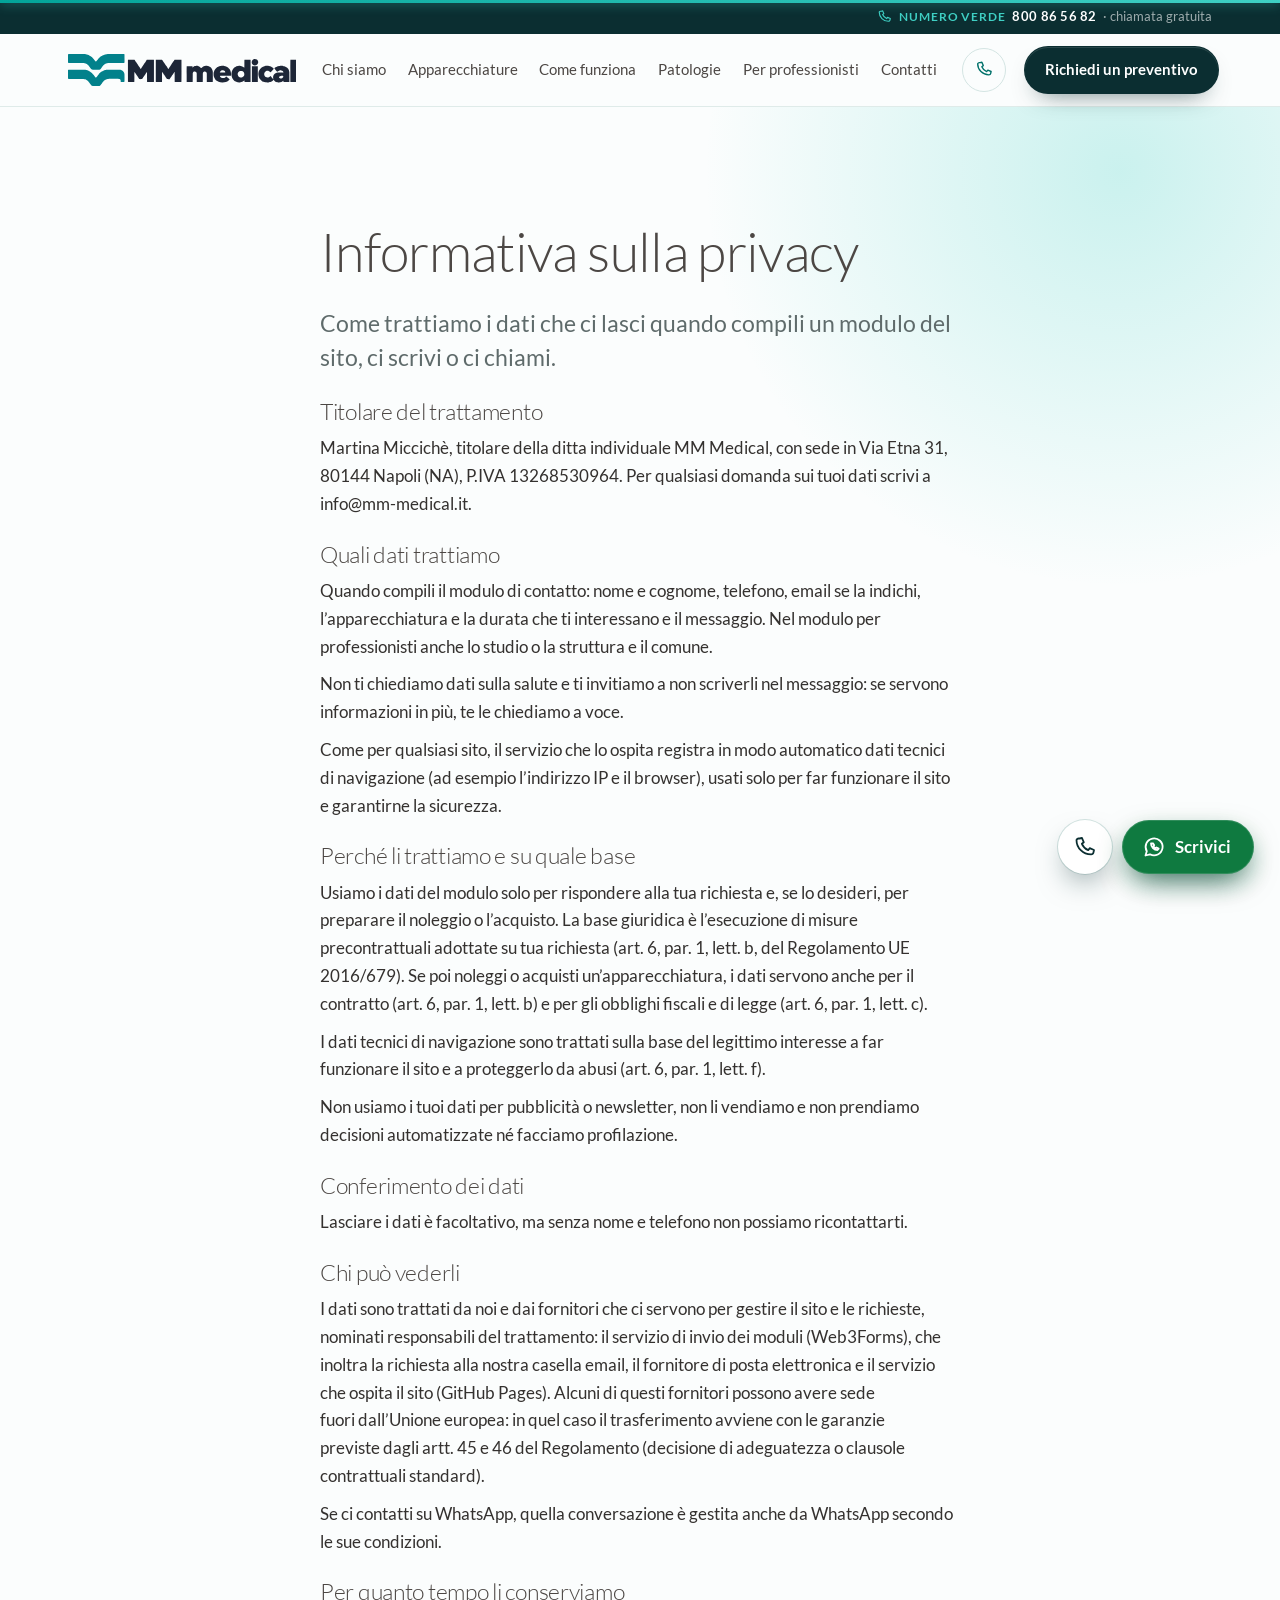
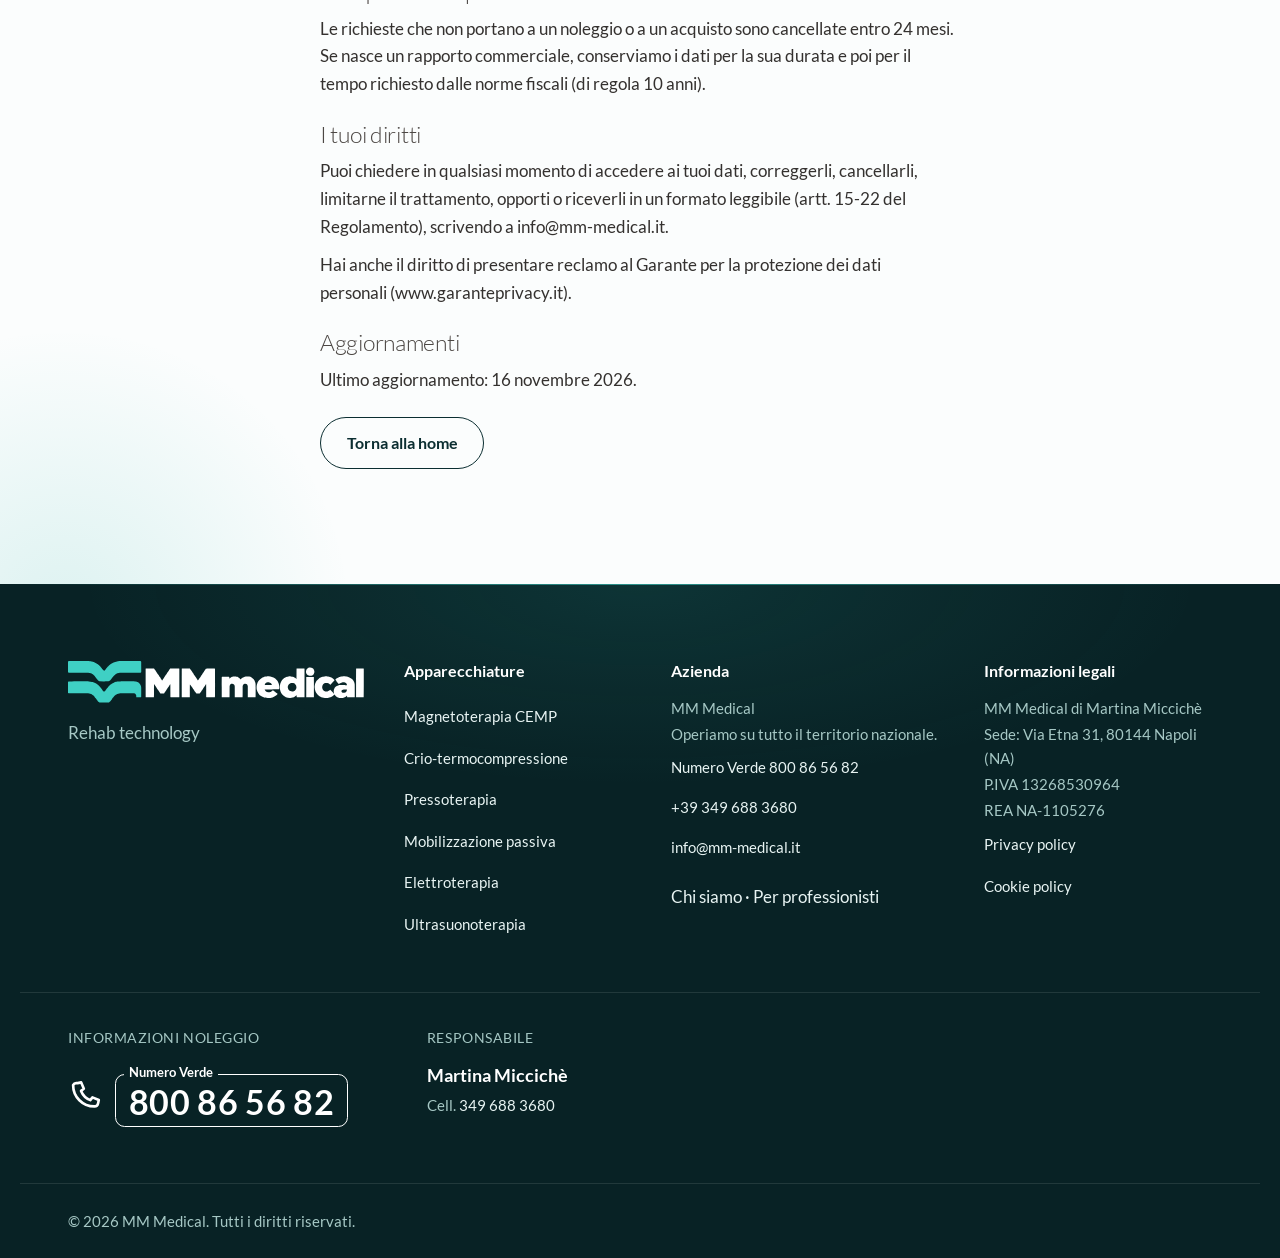
<file: privacy/index.html>
<!DOCTYPE html><html lang="it"><head><meta charset="utf-8"><meta name="viewport" content="width=device-width, initial-scale=1"><title>Informativa sulla privacy | MM Medical</title><meta name="description" content="Come trattiamo i dati che ci lasci quando compili un modulo del sito, ci scrivi o ci chiami."><link rel="canonical" href="https://www.mm-medical.it/privacy/"><link rel="icon" href="/favicon.svg" type="image/svg+xml"><meta name="theme-color" content="#0b2e31"><script>document.documentElement.classList.add('js');</script><script>
      // Page transitions: only the photo that travels (clicked card <-> device hero) gets a transition name,
      // so every other photo fades with the page. Browsers without these events simply skip the effect.
      (function () {
        var slug = function (u) { var m = new URL(u, location.href).pathname.match(/^\/apparecchiature\/([^\/]+)\/?$/); return m ? m[1] : null; };
        var photo = function (s, home) { return home ? document.querySelector('[data-device="' + s + '"] .ph') : document.querySelector('.stage .photo'); };
        var name = function (el, s) { if (el) el.style.viewTransitionName = 'dev-' + s; };
        addEventListener('pageswap', function (e) {
          if (!e.viewTransition || !e.activation) return;
          var to = new URL(e.activation.entry.url), here = slug(location.href), dest = slug(to.href);
          if (dest && !here) name(photo(dest, true), dest);
          else if (here && to.pathname === '/') name(photo(here, false), here);
        });
        addEventListener('pagereveal', function (e) {
          if (!e.viewTransition || !window.navigation || !navigation.activation || !navigation.activation.from) return;
          var from = new URL(navigation.activation.from.url), here = slug(location.href), prev = slug(from.href);
          if (here && from.pathname === '/') name(photo(here, false), here);
          else if (!here && prev) name(photo(prev, true), prev);
        });
      })();
    </script><meta name="robots" content="noindex"><link rel="alternate" hreflang="it" href="https://www.mm-medical.it/privacy/"><link rel="alternate" hreflang="x-default" href="https://www.mm-medical.it/privacy/"><meta property="og:type" content="website"><meta property="og:locale" content="it_IT"><meta property="og:site_name" content="MM Medical"><meta property="og:title" content="Informativa sulla privacy | MM Medical"><meta property="og:description" content="Come trattiamo i dati che ci lasci quando compili un modulo del sito, ci scrivi o ci chiami."><meta property="og:url" content="https://www.mm-medical.it/privacy/"><meta property="og:image" content="https://www.mm-medical.it/og.jpg"><meta property="og:image:width" content="1200"><meta property="og:image:height" content="630"><meta property="og:image:alt" content="MM Medical: noleggio di apparecchiature per la riabilitazione"><meta name="twitter:card" content="summary_large_image"><meta name="twitter:image" content="https://www.mm-medical.it/og.jpg"><script type="application/ld+json">{"@context":"https://schema.org","@type":"LocalBusiness","name":"MM Medical","url":"https://www.mm-medical.it","telephone":"+39 349 688 3680","email":"info@mm-medical.it","description":"Come trattiamo i dati che ci lasci quando compili un modulo del sito, ci scrivi o ci chiami.","areaServed":{"@type":"Country","name":"Italia"}}</script><link rel="stylesheet" href="/_astro/Base.Cmo2KmZf.css"><style>.narrow[data-astro-cid-rarpf2d6]{justify-items:start;gap:1.5rem;max-width:46rem;display:grid}h1[data-astro-cid-rarpf2d6]{font-size:var(--step-3)}.sec[data-astro-cid-rarpf2d6]{gap:.6rem;display:grid}.sec[data-astro-cid-rarpf2d6] h2[data-astro-cid-rarpf2d6]{font-size:var(--step-1);margin:0}.sec[data-astro-cid-rarpf2d6] p[data-astro-cid-rarpf2d6]{margin:0}
</style></head><body><a class="skip" href="#main">Vai al contenuto</a><header class="site-header" data-astro-cid-nen7h5rs><div class="topline" data-astro-cid-nen7h5rs><div class="wrap tl-in" data-astro-cid-nen7h5rs><a class="tl-tf" href="tel:800865682" aria-label="Numero Verde 800 86 56 82, chiamata gratuita" data-astro-cid-nen7h5rs><svg class="i" viewBox="0 0 24 24" fill="none" stroke="currentColor" stroke-width="1.8" stroke-linecap="round" stroke-linejoin="round" aria-hidden="true"><path d="M6.6 3.5 9 3l1.8 4.3-1.9 1.5a11.5 11.5 0 0 0 6.3 6.3l1.5-1.9L21 15l-.5 2.4a2.5 2.5 0 0 1-2.5 2c-8 0-14.5-6.5-14.5-14.5a2.5 2.5 0 0 1 2.1-1.4z"></path></svg><span class="tl-lbl" data-astro-cid-nen7h5rs>Numero Verde</span> <strong data-astro-cid-nen7h5rs>800 86 56 82</strong><span class="tl-free" data-astro-cid-nen7h5rs>· chiamata gratuita</span></a></div></div><div class="wrap bar" data-astro-cid-nen7h5rs><a class="brand" href="/" aria-label="MM Medical, home" data-astro-cid-nen7h5rs><svg class="logo" viewBox="99.5 168.3 1407.2 197.2" role="img" aria-label="MM Medical" xmlns="http://www.w3.org/2000/svg"><path fill="var(--logo-mark, #02818B)" fill-rule="evenodd" d="M 103 168.5 c -1.67 0.67 -2.67 1.33 -3.17 2.67 -0.33 0.67 -0.33 1 -0.33 24.5 0 15.67 0 24 0.17 24.33 0.5 1.5 2 3 3.67 3.5 0.33 0.17 13.83 0.17 45.5 0.33 26.67 -0 45.83 -0 47 0.17 3.33 0.17 9 1.5 12.5 2.83 3.83 1.33 9.83 5.33 14.17 9.33 3 2.67 3.67 3.33 6.83 7.33 1.5 2 3 3.83 3.33 4.17 1 1.33 5.67 7.67 7.17 10 0.83 1.17 3.33 3.67 4.67 4.67 1.33 0.83 3.17 1.83 4.83 2.17 l 1.33 0.33 20.17 0.17 c 11.67 -0 20.67 -0 21.17 -0.17 4.17 -0.83 7.67 -3 10 -6.33 0.5 -0.67 1.17 -1.67 1.5 -2.17 0.33 -0.33 1.67 -2 2.83 -3.67 1.17 -1.67 2.5 -3.5 3 -4.17 0.67 -0.67 1.67 -2 2.33 -2.83 2.5 -3.33 7.5 -9 10 -11.17 3.17 -2.83 8.17 -5.83 12.5 -7.67 3.33 -1.33 8.67 -2.5 12.67 -2.83 1.5 -0.17 17.5 -0.17 49.67 -0.17 l 47.5 -0.17 0.83 -0.33 c 1.33 -0.67 1.83 -1.17 2.5 -2.33 l 0.5 -1 0 -23.17 c 0 -12.67 -0.17 -23.67 -0.17 -24.33 -0.17 -1.83 -0.67 -2.67 -2.17 -3.5 l -1 -0.67 -48 -0 c -29.33 -0 -49.17 -0 -51.17 0.17 -5.67 0.33 -10.67 1 -17 2.67 -6.5 1.5 -9.5 2.67 -16.5 6 -5.5 2.67 -12.67 7.5 -16.17 10.83 -0.33 0.5 -1.83 1.83 -3.33 3.33 -1.5 1.33 -3.5 3.33 -4.33 4.5 -2.83 3.17 -8.5 10.5 -11.33 14.67 -1.67 2.67 -3 3.33 -5.67 3.33 -2.17 -0 -3.33 -0.83 -5.33 -3.67 -3.33 -4.67 -3.67 -5.17 -6.83 -9 -1.33 -1.67 -2.67 -3.33 -3 -3.67 -2.5 -3.33 -7.83 -8.67 -11.5 -11.5 -0.33 -0.17 -1.17 -0.83 -1.83 -1.33 -0.67 -0.5 -2 -1.5 -2.83 -2 -0.83 -0.67 -2.17 -1.5 -3 -2.17 -1.67 -1 -4.5 -2.67 -6.33 -3.5 -0.67 -0.33 -2.5 -1.17 -3.83 -1.83 -3.33 -1.5 -6.83 -2.67 -10.33 -3.67 -0.83 -0.17 -2.17 -0.5 -3 -0.67 -1 -0.33 -2.33 -0.67 -3.17 -0.83 -0.83 -0.17 -2 -0.33 -2.33 -0.5 -0.33 -0 -2.5 -0.33 -4.67 -0.67 l -3.83 -0.5 -47.83 -0 c -38.83 -0 -47.83 -0 -48.33 0.17z M 117.17 265 l -14.5 -0 -0.83 0.67 c -0.5 0.33 -1.17 1 -1.33 1.33 -1 1.17 -1 -0.5 -1 26.17 0 27.67 -0.17 25.83 1.33 27.17 1.33 1.33 -3.33 1.17 47.33 1.33 32 -0 45.5 -0 46.83 0.17 3 0.33 8 1.33 10.67 2.33 2.5 0.83 6.67 2.83 7.83 3.67 2 1.5 3.83 2.67 5 3.5 3.5 2.5 4.83 3.67 7.67 7.33 1.17 1.5 3.67 4.5 5.17 6.33 1.67 2.17 4.5 6 5.67 8.17 0.5 0.83 1.5 2.17 2.33 3.17 0.67 1 1.67 2.33 2.17 3 1.5 2.33 3 3.5 5.83 5 2.33 1.17 1.83 1.17 22.67 1.17 19.67 -0 22.5 -0.17 24.17 -0.67 2.33 -0.67 5.67 -3.17 6.83 -5 1.17 -1.67 2.83 -4.17 4.33 -6.33 1.17 -1.5 2.5 -3.33 3 -4.17 2.83 -3.83 3.33 -4.67 4.5 -6.33 0.83 -1 2 -2.33 2.5 -3.17 0.67 -0.83 1.5 -1.83 1.83 -2.17 1.83 -2.5 5.67 -6 8.5 -7.83 0.83 -0.5 1.67 -1 1.83 -1.17 0.17 -0.17 0.83 -0.5 1.5 -0.83 0.5 -0.33 1.17 -0.67 1.67 -1 3.33 -2.33 11.17 -4.5 17.5 -5 4.33 -0.33 60.83 -0.33 64.83 -0 3.5 0.33 4.67 0.67 7 2.67 1.83 1.67 2.83 3.17 3.33 4.67 0.67 1.83 0.83 3 0.83 7 0 3.17 0 3.5 0.33 3.83 l 0.33 0.33 10.67 0.17 c 11.5 -0 11.67 -0 12.17 -0.83 0.17 -0.5 0.33 -42.33 0 -45.67 -0.33 -5 -1 -7.67 -3.17 -11.83 -3.83 -7.67 -8.5 -11.83 -18 -15.5 -2 -0.83 -5.33 -1.5 -9 -1.67 -3.17 -0.17 -60.83 -0.17 -70.17 -0 -3.83 -0 -7.33 0.17 -7.67 0.33 -0.5 -0 -2 0.33 -3.5 0.5 -1.33 0.17 -3.33 0.5 -4.17 0.83 -0.83 0.17 -2 0.5 -2.33 0.5 -2 0.33 -9 2.67 -12 4 -6 2.83 -7.33 3.5 -10 5.33 -4.5 2.83 -5.5 3.67 -10.33 7.83 -3.33 2.83 -3.67 3.17 -7.67 8 -0.83 1 -2.17 2.67 -3.17 4 -1 1.17 -2.5 3 -3.33 4.17 -0.67 1.17 -1.83 2.67 -2.17 3.17 -0.5 0.67 -1.67 2.33 -2.67 3.5 -3.67 5.33 -4.33 6 -7.33 6 -1.5 -0 -2.5 -0.33 -3.33 -1.17 -1.33 -1.33 -4.5 -5.83 -7.83 -10.67 -1.17 -1.83 -2.33 -3.5 -3.5 -4.67 -1.67 -1.83 -4.67 -5.33 -7.17 -8.17 -1 -1.5 -1.67 -2 -3.5 -3.67 -0.83 -0.67 -2 -1.67 -2.67 -2.33 -3.33 -2.83 -9.67 -7.33 -12 -8.33 -0.33 -0.17 -1.17 -0.5 -1.83 -1 -1.5 -0.83 -5.17 -2.5 -7 -3.17 -0.83 -0.33 -2.17 -0.83 -2.83 -1.17 -0.83 -0.33 -2.17 -0.67 -3 -0.83 -0.83 -0.17 -2 -0.5 -2.67 -0.67 -4.67 -1.33 -10.17 -2.17 -15.33 -2.33 -3.5 -0.17 -53.17 -0.17 -81.17 -0z"></path><path fill="var(--logo-word, #1D2637)" fill-rule="evenodd" d="M 1249 199.17 c -3.5 0.33 -8.17 2.5 -10.5 4.67 -1.5 1.33 -4 4.5 -4.67 5.83 -2 4 -2.67 8.83 -1.83 14 0.83 4.17 3.5 8.33 7.17 11.17 3.83 2.83 7 3.67 12.5 3.67 7.17 -0 12.67 -2.67 16.33 -8 1.5 -2.5 2.83 -5.67 3.17 -7.83 0.17 -0.5 0.17 -1.67 0.33 -2.33 0.83 -6 -3 -14.33 -8.17 -17.67 -4.33 -2.67 -9.5 -4 -14.33 -3.5z M 469.33 204.33 l -0.5 0.5 0 67.5 0.17 67.33 0.33 0.33 c 0.17 0.17 0.83 0.33 2.67 0.33 2.83 0.17 35.5 0.17 35.83 -0 0.83 -0.17 0.83 0.83 0.83 -30.83 0 -28.17 0 -30 0.33 -30.33 0.33 -0.5 0.67 -0.33 1.5 1.17 0.33 0.67 1.33 2 2.17 3.33 2.17 2.67 2.67 3.5 5.33 7.33 1 1.67 2.17 3.5 2.5 4 2 3.17 5.5 8.33 6.83 10.17 0.83 1.33 1.83 2.83 2.5 3.5 0.5 0.83 2.67 4 4.67 7 2.17 3.17 4 6 4.33 6.33 0.33 0.33 1 0.67 1.67 0.83 0.83 0.33 1.17 0.33 7.33 0.33 5.67 -0 6.5 -0 7.17 -0.33 0.67 -0.33 2 -1.67 3 -3.17 0.5 -0.5 1.67 -2.5 3 -4.17 1.17 -1.83 2.67 -4 3.33 -5 1.67 -2.5 3.5 -5.17 4.17 -6.33 0.83 -1.33 4.5 -6.67 5.83 -8.67 0.67 -0.83 1.5 -2 1.83 -2.67 0.83 -1 3.17 -4.67 4.83 -7.33 1.83 -2.67 4.33 -6.33 4.67 -6.5 0.83 -0.5 0.83 -1.83 0.83 30.33 0.17 21.5 0.17 30.17 0.33 30.5 0.17 0.17 0.33 0.33 0.67 0.5 0.17 -0 9.5 -0 20.67 -0 l 20.17 -0 0.33 -0.33 0.5 -0.33 0 -67.5 0 -67.33 -0.5 -0.5 -0.5 -0.33 -20.83 -0 c -14.33 -0 -21 -0 -21.33 0.17 -0.83 0.33 -1.67 1.67 -7.17 9.67 -1.5 2.17 -3.83 5.67 -5.33 7.67 -1.33 2.17 -2.67 4.17 -3 4.5 -0.67 1.17 -2.33 3.67 -2.83 4.67 -0.33 0.5 -0.83 1.33 -1.33 1.83 -5.17 7.5 -8 12 -9.83 14.83 -1 1.5 -2.5 4 -3.5 5.33 -1 1.5 -2.33 3.67 -3 4.67 -1.5 2.33 -2 2.83 -2.5 2.83 -0.33 -0 -2 -2.33 -4.17 -5.83 -0.33 -0.67 -1.5 -2.33 -2.5 -3.67 -1 -1.33 -2.33 -3.5 -3.33 -4.83 -0.83 -1.33 -2.5 -3.83 -3.67 -5.67 -1.17 -1.67 -2.67 -4 -3.5 -5.17 -5.83 -8.67 -9.5 -14.17 -12.67 -18.83 -1 -1.5 -2.67 -3.83 -3.67 -5.33 -3.67 -5.33 -4.33 -6.17 -4.83 -6.5 l -0.5 -0.33 -19.5 -0 -19.5 -0 -0.33 0.33z M 1187.33 204.17 c -0.33 0.17 -0.5 0.33 -0.5 0.5 -0.17 -0 -0.17 11 -0.33 24.17 0 17.83 -0.17 24.17 -0.17 24.17 -0.5 0.33 -0.67 0.17 -1.83 -0.83 -1.5 -1.33 -4 -3.33 -5.5 -4 -0.5 -0.33 -1.67 -1 -2.33 -1.33 -2 -1.33 -5.83 -3 -7.67 -3.67 -2.17 -0.67 -8 -1.83 -10.33 -2 -3.17 -0.33 -6.5 -0 -10.5 0.67 -6.33 1 -7.67 1.33 -12.83 3.67 -2 1 -7.17 4 -8.33 4.83 -4.17 3.33 -7.5 6.83 -11.17 11.5 -2.5 3.33 -6 11.5 -7.33 17.5 -2.5 10.33 -2.17 19.33 1.33 31.67 0.33 1.33 1.83 4.5 3.33 7.67 0.83 1.67 1.33 2.33 4 6.17 4.5 6.33 11.5 11.83 19 15 7.17 3 12.33 4 20.33 3.83 8.83 -0.33 15.33 -2.33 22.5 -7 1.17 -0.83 4.67 -3.67 5.83 -4.67 1.83 -1.83 2 -1.5 2.5 5 0.17 2.83 0.33 3.33 1 3.67 0.17 0.17 4.83 0.17 17.83 0.17 l 17.67 -0 0.33 -0.33 0.5 -0.5 0 -67.5 0 -67.5 -0.33 -0.5 -0.5 -0.33 -17.67 -0 c -9.83 -0 -17.83 -0 -18 -0 -0.33 -0.17 -0.67 -0 -0.83 -0z m -17.17 68.83 c 1.33 0.17 2.83 0.5 3.33 0.67 0.5 0.33 1.17 0.5 1.5 0.5 0.83 0.17 3.67 2.5 5.33 4.17 5.17 5.17 7.17 12.83 5 20.17 -1.17 3.33 -2 5.17 -3.83 7.17 -2.17 2.33 -4.33 3.83 -7.83 5.67 -4.67 2.17 -11 2.17 -16.33 -0.17 -2 -0.83 -5 -2.83 -6.5 -4.5 -2.5 -2.67 -3.83 -5 -5.17 -9.83 l -0.5 -1.83 0 -3.33 0.17 -3.5 0.67 -1.67 c 0.33 -1 1 -2.33 1.33 -3 0.5 -0.67 1.17 -1.83 1.5 -2.5 1.17 -2.17 4.5 -5.17 7 -6.5 3.67 -1.83 9.5 -2.5 14.33 -1.5z M 641 204.5 l -0.33 0.33 -0.17 67.33 0 67.33 0.5 0.5 0.33 0.33 9.5 -0 c 5.17 -0 13.5 -0 18.5 0.17 8.67 -0 9 -0 9.33 -0.33 l 0.33 -0.33 0 -29 c 0.17 -15.83 0.17 -29.5 0.33 -30.17 0.17 -2.33 0.5 -2 3.33 2.33 3 4.17 4 5.83 5.5 7.83 0.83 1 2.5 3.67 4 5.67 1.33 2 3 4.5 3.67 5.5 0.67 1 1.83 2.5 2.33 3.33 0.67 1 1.33 2.17 1.67 2.5 0.33 0.5 2.33 3.5 4.33 6.5 4.67 6.83 5.17 7.5 6.17 8.17 1 0.67 1.5 0.67 8.17 0.67 6.5 -0.17 6.5 -0.17 8.17 -1.5 1.17 -1.17 6.17 -8.17 7 -10 0.33 -0.33 1.17 -1.67 2 -3 0.83 -1.17 2.17 -3.17 3.17 -4.5 0.83 -1.33 2.17 -3.17 2.67 -4.17 1.67 -2.17 4.5 -6.33 5.5 -8.17 2.17 -3.5 2.5 -4 3.33 -5.17 0.5 -0.5 1.17 -1.5 1.5 -2 0.5 -0.5 1.5 -2 2.33 -3.17 1.67 -2.5 2.17 -2.83 2.5 -2.17 0.17 0.5 0.33 15.17 0.17 44.83 0 10.5 0 15.5 0.17 15.67 0.17 0.17 0.5 0.33 0.83 0.5 0.67 0.17 40 0.17 40.33 -0 0.83 -0.17 0.83 3.67 0.83 -67.83 0 -48.5 0 -67.17 -0.17 -67.5 -0.17 -0.33 -0.33 -0.5 -0.5 -0.67 -0.33 -0.17 -37.5 -0.17 -40.17 -0 -2.17 0.17 -2.67 0.33 -3.83 2.17 -2.17 3.5 -3.67 5.67 -4.67 7.17 -1.17 1.33 -2.67 3.5 -4.17 6.17 -0.33 0.67 -1.33 2.17 -2.17 3.17 -1.83 2.67 -4.5 6.67 -6.67 9.83 -0.83 1.33 -1.83 3 -2.33 3.5 -0.33 0.67 -1.5 2.33 -2.33 3.67 -1.67 2.5 -2.67 3.83 -6 8.67 -1.17 1.67 -2.67 4 -3.5 5.17 -4 6.33 -4.33 6.83 -5.17 6.33 0 -0.17 -0.67 -0.83 -1.17 -1.67 -0.5 -0.83 -1.17 -2.17 -1.67 -2.83 -1.5 -2.33 -5.33 -7.83 -8.5 -12.83 -1.83 -2.5 -4 -5.67 -5 -7.17 -1.67 -2.5 -2.5 -3.67 -4 -6.33 -0.5 -0.67 -1.33 -2 -2 -2.83 -0.67 -0.83 -1.5 -2 -2 -2.5 -1.83 -2.67 -5 -7.33 -7.83 -11.5 -3 -4.83 -4.67 -7 -5.33 -7.5 -0.67 -0.67 -3.67 -0.83 -21.67 -0.83 -16.33 -0 -16.83 -0 -17.17 0.33z M 1470.17 204.67 c -0.17 0.33 -0.33 3.67 -0.33 67.5 0 36.83 0 67.33 0.17 67.67 0 0.33 0.17 0.5 0.33 0.67 0.33 0.17 5.17 0.17 17.67 0.17 17.33 -0 17.33 -0 17.83 -0.33 0.17 -0.17 0.5 -0.5 0.5 -0.67 0.17 -0.33 0.17 -24.33 0.17 -53.5 0 -29.17 0 -55.83 0 -59.33 0.17 -3.5 0.17 -9.67 0 -14 l 0 -7.67 -0.5 -0.5 -0.5 -0.5 -17.5 -0 -17.5 -0 -0.33 0.5z M 1045.83 241.17 c -0.33 -0 -1.5 0.17 -2.67 0.33 -1.33 0.17 -2.67 0.33 -3.17 0.5 -1.17 -0 -6.33 1.33 -8 1.83 -10 3.33 -18.17 9 -24.5 17 -3.67 4.5 -7 10.67 -8.5 16.17 -0.33 1 -0.67 2.17 -0.83 2.83 -0.33 1.33 -1.17 5.17 -1.33 7 -0.5 4.17 0 14 0.67 17 0.17 0.33 0.33 1.17 0.5 1.67 0 0.67 0.5 2 0.83 3.17 0.5 1.17 1 2.67 1.17 3.17 1 3 3.17 7 6.33 11.33 3.83 5.33 5.17 6.67 10.17 10.5 4 2.83 6.5 4.33 11 6 7.83 3.33 14.33 4.5 24.5 4.33 7.83 -0 12.67 -0.67 20.33 -2.83 2.33 -0.67 6.83 -2.67 9.33 -4 1.33 -0.83 6 -3.83 7.17 -4.83 2.67 -2.17 7.5 -7.17 7.5 -7.67 0 -0.5 -1.33 -1.83 -4.67 -4.33 -1.5 -1.17 -3 -2.33 -3.33 -2.67 -0.5 -0.33 -1.17 -1 -1.67 -1.33 -0.67 -0.33 -1.5 -1 -2.17 -1.5 -6.33 -4.83 -9.83 -7.5 -10.5 -7.5 -0.17 -0 -1.17 0.83 -2.67 2.33 -4.33 4.17 -7 5.67 -12.5 6.5 -4 0.67 -8 0.33 -11.83 -0.67 -4.67 -1.33 -9.67 -5.67 -11.17 -9.5 -0.17 -0.67 -0.5 -1.33 -0.5 -1.5 -0.33 -0.67 0.17 -1.17 0.83 -1.33 0.33 -0.17 14.17 -0.17 30.83 -0.17 32.5 -0 35.83 -0 36.17 -0.17 0.5 -0.17 0.67 -1 1 -4.17 0.67 -6.33 0 -15.83 -1.67 -20.83 -0.17 -0.83 -0.83 -2.5 -1.17 -3.67 -1 -3.17 -1.67 -4.67 -3.67 -8.33 -1.5 -2.5 -2.67 -4.17 -4.17 -6 -0.83 -0.83 -1.83 -2.17 -2.5 -2.83 -2.83 -3.5 -7.67 -7 -14 -10.17 -4.17 -2.17 -10.83 -4.33 -15.17 -5 -1 -0 -2.33 -0.33 -3 -0.5 -1 -0.17 -11.33 -0.5 -13 -0.17z m 8.5 27.67 c 4.67 0.67 8.5 2.5 10.83 4.83 1.33 1.5 2.17 2.67 3.17 5.33 1 2.33 0.83 2.83 -0.5 3.17 -1.17 0.17 -31.5 0.17 -32 -0.17 -0.5 -0.33 -0.5 -0.67 0 -2.33 0.67 -2.17 1.83 -4.33 3.33 -5.67 2.83 -2.83 6.5 -4.67 10.33 -5.17 2.33 -0.33 2.5 -0.33 4.83 -0z M 1322 241.17 c -2 0.17 -5.5 0.67 -8.67 1.5 -1 0.17 -2.33 0.5 -2.67 0.5 -2.5 0.5 -5.83 1.83 -9.5 3.67 -4.33 2.17 -7.17 3.83 -8.5 5.17 -0.67 0.67 -2 1.67 -2.83 2.33 -2 1.67 -3.83 3.67 -7.5 8 -1 1.33 -2.5 3.83 -4 6.83 -0.5 1.33 -1.17 2.5 -1.17 2.5 -0.5 0.67 -2.5 6.33 -2.83 8.17 -1.17 6.17 -1.5 9 -1.5 13 0.17 7.83 1.67 14.33 4.67 21.17 1.17 2.67 1.33 3.17 2.5 5 3.83 6.17 8.5 11.33 14 15.17 3.33 2.17 4 2.67 10.67 5.83 2.5 1.17 6 2.17 11 3 7.5 1.33 18.67 1.17 24 -0.5 0.67 -0.17 2.33 -0.67 3.83 -1 3.17 -0.83 4.67 -1.33 7.83 -2.83 6 -3 10.83 -6.5 14.33 -10.5 0.67 -1 1 -0.83 2.17 0.83 1.33 2 3 3.83 5.17 5.83 2.33 2.17 3 2.67 5.5 4 2.67 1.5 3.17 1.83 5 2.33 5.5 2 8.67 2.5 15.33 2.5 5.83 -0 9.67 -0.67 14.83 -2.33 0.83 -0.33 1.5 -0.5 1.67 -0.5 0.33 -0 3.83 -1.83 5 -2.67 1.33 -0.83 2.33 -1.67 4.33 -3.5 1.33 -1.17 1.5 -1.33 2 -1 0.33 0.17 0.5 1.83 0.5 4.33 0 2 0.17 2.5 1 2.67 0.5 0.17 34.5 0.17 35 -0.17 0.5 -0 0.67 -0.83 0.5 -1.83 0 -0.33 0 -13.67 0 -29.33 l -0.17 -28.67 -0.33 -2.5 c -0.33 -1.5 -0.67 -3.17 -0.83 -3.83 -0.67 -2.33 -1.33 -5 -1.33 -5.17 0 -0.17 -0.33 -0.83 -0.67 -1.5 -0.33 -0.83 -0.67 -1.83 -0.83 -2.17 -1.17 -2.33 -3.17 -6 -4.33 -7.67 -1 -1.17 -3 -3.17 -4.83 -4.67 -5 -4.17 -10.17 -6.83 -17.67 -9.5 -1.5 -0.5 -6.5 -1.5 -8.67 -1.83 -0.83 -0.17 -2.33 -0.33 -3.17 -0.5 -3.83 -0.5 -13 -0.33 -17 0.17 -0.83 0.17 -1.83 0.33 -2.5 0.5 -1 -0 -3.67 0.67 -6.33 1.33 -0.67 0.17 -1.67 0.5 -2.33 0.67 -0.5 -0 -1.5 0.33 -2.17 0.67 -0.67 0.33 -1.33 0.5 -1.5 0.5 -0.33 -0 -4.67 2 -7.67 3.67 -3.17 1.5 -6.83 4 -9 6 -1.33 1.33 -1.33 1.17 2.17 6.17 0.67 1.17 1.67 2.33 2 2.83 1.5 2.17 4.67 6.33 7.17 9.33 0.67 0.83 1.5 1.83 1.83 2.17 1 1.5 2.17 2.5 2.83 2.5 0.5 -0 1.83 -0.83 3.33 -2.33 2.67 -2.33 7 -4.5 11.67 -5.67 2.17 -0.5 2.5 -0.5 5.5 -0.67 2.67 -0 3.67 -0 4.83 0.17 4.83 1 7.67 2.33 10.33 5.33 1 1 1.83 3 2 5.17 0.67 3.67 0.5 4 -1.67 3.67 -0.83 -0 -3.33 -0.33 -5.67 -0.5 -2.33 -0.17 -5.33 -0.5 -6.5 -0.67 -5.83 -0.5 -16.67 -0.33 -21 0.33 -1.33 0.33 -2.83 0.67 -3.33 0.83 -0.5 0.17 -1.67 0.5 -2.33 0.67 -3 1 -4.83 1.67 -7.33 3.17 -4.5 2.33 -8.83 6.67 -11 10.33 -3 5.5 -3.83 8.83 -3.67 15 0 4.33 0.33 6.67 1.17 9.17 0.83 2.67 0.33 2.67 -2 -0.17 -0.83 -0.67 -1.5 -1.67 -1.83 -1.83 -0.5 -0.5 -1.5 -1.67 -3.17 -3.83 -4.83 -6 -10.17 -11.67 -10.83 -11.67 -0.33 -0 -0.83 0.5 -1.67 1.33 -0.67 0.67 -2 1.83 -2.83 2.33 -0.83 0.5 -1.83 1.33 -2.17 1.67 -1.67 1.17 -4.17 2.33 -6.33 3 -2 0.33 -2.33 0.33 -5 0.33 -4.33 -0 -7.17 -0.67 -10.17 -2.5 -5 -2.83 -7.17 -5.5 -9 -11.17 -1.33 -4.33 -1.33 -9.33 0.17 -14 1.5 -4.5 5.17 -9.17 9.17 -11.17 5.5 -2.83 13.5 -2.83 19.17 0.17 2.5 1.17 4 2.33 6.5 4.83 1.17 1.17 2.17 2.17 2.33 2.17 0.33 -0 1.67 -1.33 4.17 -4 1.17 -1.33 3.17 -3.33 4.33 -4.67 1.17 -1.17 2.67 -2.5 3.33 -3.17 1.17 -1.17 3.17 -3.5 5.33 -6.17 0.67 -0.67 1.67 -1.83 2.17 -2.33 0.83 -0.67 1.17 -1.17 1.17 -1.33 0 -0.67 -0.83 -1.83 -2.67 -3.67 -3.5 -3.5 -6.33 -5.5 -10.83 -8 -0.33 -0.33 -1.17 -0.67 -1.67 -1 -1.67 -1 -4.5 -2.17 -7 -3 -0.33 -0 -1 -0.33 -1.33 -0.5 -0.83 -0.33 -6.17 -1.5 -7.67 -1.67 -0.83 -0.17 -2.17 -0.33 -3.17 -0.5 -2.17 -0.17 -8.33 -0.33 -11.17 -0.17z m 103.83 62.17 c 0.5 0.5 0.5 1 0.33 3.17 -0.33 3.83 -1.17 5.67 -3.83 8.5 -2.17 2.5 -4.83 3.67 -8.67 4.17 -5.33 0.83 -8.83 -0.17 -11.17 -2.67 -2.17 -2.17 -2.67 -4.67 -1.67 -7.17 1.17 -3.67 4.67 -5.67 10.33 -6.17 3 -0.17 14.17 -0 14.67 0.17z M 886.5 241.67 c -1.17 0.17 -2.67 0.5 -3.33 0.67 -0.67 0.17 -1.83 0.5 -2.5 0.67 -1.83 0.5 -4.33 2 -8 4.5 -1 0.67 -2.83 2.33 -3.83 3.33 -0.67 0.83 -1.5 1 -1.5 0.33 -0.17 -0.67 -0.5 -4.5 -0.5 -5.67 0 -1.17 -0.17 -1.5 -1.17 -1.67 -0.83 -0.17 -33.33 -0.5 -34 -0.33 -0.33 0.17 -0.5 0.33 -0.67 0.67 -0.17 0.33 -0.17 12.5 -0.17 48.17 0 46.5 0.17 47.67 0.33 48 l 0.33 0.33 17.83 -0 c 10.33 -0 17.83 -0 18 -0.17 0.33 -0 0.5 -0.33 0.67 -0.5 0 -0.17 0.17 -11.67 0.17 -26.33 l 0.17 -26 0.33 -1.67 c 1.17 -4.67 3.5 -7.67 7.33 -9.33 4.33 -2 9.67 -0.83 13 2.67 1.67 1.67 2.5 3.67 3.17 6.67 l 0.5 2.33 0.17 25.83 c 0 24.5 0 25.83 0.33 26.17 l 0.33 0.33 18 0.17 18.17 -0 0.33 -0.5 c 0.33 -0.33 0.33 -0.33 0.33 -26.17 l 0 -25.67 0.5 -2.17 c 1 -5.67 4.67 -9.67 9.33 -10.33 4.17 -0.67 7.67 0.33 10.5 3 1.83 1.67 3.17 4.17 3.83 7.5 l 0.33 2 0 25.67 0 25.67 0.33 0.33 0.5 0.5 11.67 -0 c 17 0.33 24.17 0.17 24.67 -0.17 0.17 -0.33 0.17 -1.67 0.17 -29.83 0 -30.67 0 -31.5 -0.67 -35.67 -0.33 -2.17 -0.5 -2.5 -1.17 -5.33 -1.33 -4.83 -4.67 -11.67 -6.83 -14 -0.33 -0.33 -0.67 -0.83 -0.83 -1 -1 -1.5 -4.33 -4.33 -6.83 -6 -0.67 -0.33 -2 -1.33 -3 -2 -3.33 -2.17 -7.17 -3.67 -11.83 -4.5 -4.67 -0.83 -10.33 -1.33 -13 -0.83 -0.67 0.17 -2 0.33 -3.17 0.5 -2.17 0.17 -5.83 1 -7.33 1.67 -2.83 1 -6.67 3.17 -8.33 4.5 -0.5 0.33 -1.17 0.83 -1.67 1.33 -0.67 0.33 -2.33 1.83 -3.83 3.33 -1.67 1.67 -2.83 2.67 -3.17 2.67 -0.17 -0 -0.67 -0.33 -1.17 -1 -2.67 -3.33 -8.33 -7.83 -12 -9.67 -1.17 -0.5 -2.67 -1.17 -3.33 -1.33 -5.67 -1.83 -7 -2 -11.5 -2.17 -3.5 -0 -4.17 -0 -6 0.5z M 1233.33 243.83 c -0.33 0.17 -0.5 0.33 -0.5 0.5 0 0.17 0 21.67 0 48 0 46.17 0 47.67 0.33 48 0.17 0.33 1 0.33 17.83 0.33 l 17.5 -0 0.33 -0.33 0.5 -0.33 0 -21.5 c 0.17 -27.17 0.17 -27.33 0 -52.83 0 -20 -0.17 -21.17 -0.33 -21.5 -0.5 -0.33 -2.33 -0.5 -19.33 -0.5 -13.17 -0 -15.83 -0 -16.33 0.17z"></path></svg></a><nav class="nav" id="nav" aria-label="Principale" data-astro-cid-nen7h5rs><ul data-astro-cid-nen7h5rs><li style="--n: 0" data-astro-cid-nen7h5rs><a href="/chi-siamo/" data-astro-cid-nen7h5rs>Chi siamo</a></li><li style="--n: 1" data-astro-cid-nen7h5rs><a href="/#apparecchiature" data-astro-cid-nen7h5rs>Apparecchiature</a></li><li style="--n: 2" data-astro-cid-nen7h5rs><a href="/#come-funziona" data-astro-cid-nen7h5rs>Come funziona</a></li><li style="--n: 3" data-astro-cid-nen7h5rs><a href="/patologie/" data-astro-cid-nen7h5rs>Patologie</a></li><li style="--n: 4" data-astro-cid-nen7h5rs><a href="/professionisti/" data-astro-cid-nen7h5rs>Per professionisti</a></li><li style="--n: 5" data-astro-cid-nen7h5rs><a href="/#contatti" data-astro-cid-nen7h5rs>Contatti</a></li><li class="call" style="--n: 6" data-astro-cid-nen7h5rs><a href="tel:800865682" data-astro-cid-nen7h5rs>Numero Verde 800 86 56 82</a></li><li class="call" style="--n: 7" data-astro-cid-nen7h5rs><a href="tel:+393496883680" data-astro-cid-nen7h5rs>Chiama +39 349 688 3680</a></li><li class="menu-cta" style="--n: 8" data-astro-cid-nen7h5rs><a class="btn btn-primary" href="/#contatti" data-astro-cid-nen7h5rs>Richiedi un preventivo</a></li></ul></nav><div class="actions" data-astro-cid-nen7h5rs><a class="phone" href="tel:+393496883680" aria-label="Chiama MM Medical +39 349 688 3680" data-astro-cid-nen7h5rs><svg class="i" viewBox="0 0 24 24" fill="none" stroke="currentColor" stroke-width="1.8" stroke-linecap="round" stroke-linejoin="round" aria-hidden="true"><path d="M6.6 3.5 9 3l1.8 4.3-1.9 1.5a11.5 11.5 0 0 0 6.3 6.3l1.5-1.9L21 15l-.5 2.4a2.5 2.5 0 0 1-2.5 2c-8 0-14.5-6.5-14.5-14.5a2.5 2.5 0 0 1 2.1-1.4z"></path></svg><span data-astro-cid-nen7h5rs>+39 349 688 3680</span></a><a class="btn btn-primary cta" href="/#contatti" data-astro-cid-nen7h5rs>Richiedi un preventivo</a><button class="burger" type="button" aria-expanded="false" aria-controls="nav" aria-label="Apri il menu" data-astro-cid-nen7h5rs><span data-astro-cid-nen7h5rs></span><span data-astro-cid-nen7h5rs></span></button></div></div></header><script type="module">var e=document.querySelector(`.burger`),t=document.getElementById(`nav`),n=()=>{t?.removeAttribute(`data-open`),e?.setAttribute(`aria-expanded`,`false`)};e?.addEventListener(`click`,()=>{let n=e.getAttribute(`aria-expanded`)!==`true`;e.setAttribute(`aria-expanded`,String(n)),n?t?.setAttribute(`data-open`,`true`):t?.removeAttribute(`data-open`)}),t?.querySelectorAll(`a`).forEach(e=>e.addEventListener(`click`,n)),document.addEventListener(`keydown`,e=>{e.key===`Escape`&&n()}),document.addEventListener(`click`,e=>{t?.hasAttribute(`data-open`)&&!e.target.closest(`.site-header`)&&n()});var r=document.querySelector(`.site-header`),i=()=>r?.toggleAttribute(`data-scrolled`,scrollY>8);addEventListener(`scroll`,i,{passive:!0}),i();</script><main id="main"><section class="section aura" data-astro-cid-rarpf2d6><div class="wrap narrow" data-astro-cid-rarpf2d6><h1 data-astro-cid-rarpf2d6>Informativa sulla privacy</h1><p class="lead" data-astro-cid-rarpf2d6>Come trattiamo i dati che ci lasci quando compili un modulo del sito, ci scrivi o ci chiami.</p><div class="sec" data-astro-cid-rarpf2d6><h2 data-astro-cid-rarpf2d6>Titolare del trattamento</h2><p data-astro-cid-rarpf2d6>Martina Miccichè, titolare della ditta individuale MM Medical, con sede in Via Etna 31, 80144 Napoli (NA), P.IVA 13268530964. Per qualsiasi domanda sui tuoi dati scrivi a info@mm-medical.it.</p></div><div class="sec" data-astro-cid-rarpf2d6><h2 data-astro-cid-rarpf2d6>Quali dati trattiamo</h2><p data-astro-cid-rarpf2d6>Quando compili il modulo di contatto: nome e cognome, telefono, email se la indichi, l’apparecchiatura e la durata che ti interessano e il messaggio. Nel modulo per professionisti anche lo studio o la struttura e il comune.</p><p data-astro-cid-rarpf2d6>Non ti chiediamo dati sulla salute e ti invitiamo a non scriverli nel messaggio: se servono informazioni in più, te le chiediamo a voce.</p><p data-astro-cid-rarpf2d6>Come per qualsiasi sito, il servizio che lo ospita registra in modo automatico dati tecnici di navigazione (ad esempio l’indirizzo IP e il browser), usati solo per far funzionare il sito e garantirne la sicurezza.</p></div><div class="sec" data-astro-cid-rarpf2d6><h2 data-astro-cid-rarpf2d6>Perché li trattiamo e su quale base</h2><p data-astro-cid-rarpf2d6>Usiamo i dati del modulo solo per rispondere alla tua richiesta e, se lo desideri, per preparare il noleggio o l’acquisto. La base giuridica è l’esecuzione di misure precontrattuali adottate su tua richiesta (art. 6, par. 1, lett. b, del Regolamento UE 2016/679). Se poi noleggi o acquisti un’apparecchiatura, i dati servono anche per il contratto (art. 6, par. 1, lett. b) e per gli obblighi fiscali e di legge (art. 6, par. 1, lett. c).</p><p data-astro-cid-rarpf2d6>I dati tecnici di navigazione sono trattati sulla base del legittimo interesse a far funzionare il sito e a proteggerlo da abusi (art. 6, par. 1, lett. f).</p><p data-astro-cid-rarpf2d6>Non usiamo i tuoi dati per pubblicità o newsletter, non li vendiamo e non prendiamo decisioni automatizzate né facciamo profilazione.</p></div><div class="sec" data-astro-cid-rarpf2d6><h2 data-astro-cid-rarpf2d6>Conferimento dei dati</h2><p data-astro-cid-rarpf2d6>Lasciare i dati è facoltativo, ma senza nome e telefono non possiamo ricontattarti.</p></div><div class="sec" data-astro-cid-rarpf2d6><h2 data-astro-cid-rarpf2d6>Chi può vederli</h2><p data-astro-cid-rarpf2d6>I dati sono trattati da noi e dai fornitori che ci servono per gestire il sito e le richieste, nominati responsabili del trattamento: il servizio di invio dei moduli (Web3Forms), che inoltra la richiesta alla nostra casella email, il fornitore di posta elettronica e il servizio che ospita il sito (GitHub Pages). Alcuni di questi fornitori possono avere sede fuori dall’Unione europea: in quel caso il trasferimento avviene con le garanzie previste dagli artt. 45 e 46 del Regolamento (decisione di adeguatezza o clausole contrattuali standard).</p><p data-astro-cid-rarpf2d6>Se ci contatti su WhatsApp, quella conversazione è gestita anche da WhatsApp secondo le sue condizioni.</p></div><div class="sec" data-astro-cid-rarpf2d6><h2 data-astro-cid-rarpf2d6>Per quanto tempo li conserviamo</h2><p data-astro-cid-rarpf2d6>Le richieste che non portano a un noleggio o a un acquisto sono cancellate entro 24 mesi. Se nasce un rapporto commerciale, conserviamo i dati per la sua durata e poi per il tempo richiesto dalle norme fiscali (di regola 10 anni).</p></div><div class="sec" data-astro-cid-rarpf2d6><h2 data-astro-cid-rarpf2d6>I tuoi diritti</h2><p data-astro-cid-rarpf2d6>Puoi chiedere in qualsiasi momento di accedere ai tuoi dati, correggerli, cancellarli, limitarne il trattamento, opporti o riceverli in un formato leggibile (artt. 15-22 del Regolamento), scrivendo a info@mm-medical.it.</p><p data-astro-cid-rarpf2d6>Hai anche il diritto di presentare reclamo al Garante per la protezione dei dati personali (www.garanteprivacy.it).</p></div><div class="sec" data-astro-cid-rarpf2d6><h2 data-astro-cid-rarpf2d6>Aggiornamenti</h2><p data-astro-cid-rarpf2d6>Ultimo aggiornamento: 16 novembre 2026.</p></div><a class="btn btn-ghost" href="/" data-astro-cid-rarpf2d6>Torna alla home</a></div></section></main><footer class="foot on-dark" data-astro-cid-jo6i4kqk><div class="wrap top" data-astro-cid-jo6i4kqk><div class="brand" data-astro-cid-jo6i4kqk><svg class="logo" viewBox="99.5 168.3 1407.2 197.2" role="img" aria-label="MM Medical" xmlns="http://www.w3.org/2000/svg"><path fill="var(--logo-mark, #02818B)" fill-rule="evenodd" d="M 103 168.5 c -1.67 0.67 -2.67 1.33 -3.17 2.67 -0.33 0.67 -0.33 1 -0.33 24.5 0 15.67 0 24 0.17 24.33 0.5 1.5 2 3 3.67 3.5 0.33 0.17 13.83 0.17 45.5 0.33 26.67 -0 45.83 -0 47 0.17 3.33 0.17 9 1.5 12.5 2.83 3.83 1.33 9.83 5.33 14.17 9.33 3 2.67 3.67 3.33 6.83 7.33 1.5 2 3 3.83 3.33 4.17 1 1.33 5.67 7.67 7.17 10 0.83 1.17 3.33 3.67 4.67 4.67 1.33 0.83 3.17 1.83 4.83 2.17 l 1.33 0.33 20.17 0.17 c 11.67 -0 20.67 -0 21.17 -0.17 4.17 -0.83 7.67 -3 10 -6.33 0.5 -0.67 1.17 -1.67 1.5 -2.17 0.33 -0.33 1.67 -2 2.83 -3.67 1.17 -1.67 2.5 -3.5 3 -4.17 0.67 -0.67 1.67 -2 2.33 -2.83 2.5 -3.33 7.5 -9 10 -11.17 3.17 -2.83 8.17 -5.83 12.5 -7.67 3.33 -1.33 8.67 -2.5 12.67 -2.83 1.5 -0.17 17.5 -0.17 49.67 -0.17 l 47.5 -0.17 0.83 -0.33 c 1.33 -0.67 1.83 -1.17 2.5 -2.33 l 0.5 -1 0 -23.17 c 0 -12.67 -0.17 -23.67 -0.17 -24.33 -0.17 -1.83 -0.67 -2.67 -2.17 -3.5 l -1 -0.67 -48 -0 c -29.33 -0 -49.17 -0 -51.17 0.17 -5.67 0.33 -10.67 1 -17 2.67 -6.5 1.5 -9.5 2.67 -16.5 6 -5.5 2.67 -12.67 7.5 -16.17 10.83 -0.33 0.5 -1.83 1.83 -3.33 3.33 -1.5 1.33 -3.5 3.33 -4.33 4.5 -2.83 3.17 -8.5 10.5 -11.33 14.67 -1.67 2.67 -3 3.33 -5.67 3.33 -2.17 -0 -3.33 -0.83 -5.33 -3.67 -3.33 -4.67 -3.67 -5.17 -6.83 -9 -1.33 -1.67 -2.67 -3.33 -3 -3.67 -2.5 -3.33 -7.83 -8.67 -11.5 -11.5 -0.33 -0.17 -1.17 -0.83 -1.83 -1.33 -0.67 -0.5 -2 -1.5 -2.83 -2 -0.83 -0.67 -2.17 -1.5 -3 -2.17 -1.67 -1 -4.5 -2.67 -6.33 -3.5 -0.67 -0.33 -2.5 -1.17 -3.83 -1.83 -3.33 -1.5 -6.83 -2.67 -10.33 -3.67 -0.83 -0.17 -2.17 -0.5 -3 -0.67 -1 -0.33 -2.33 -0.67 -3.17 -0.83 -0.83 -0.17 -2 -0.33 -2.33 -0.5 -0.33 -0 -2.5 -0.33 -4.67 -0.67 l -3.83 -0.5 -47.83 -0 c -38.83 -0 -47.83 -0 -48.33 0.17z M 117.17 265 l -14.5 -0 -0.83 0.67 c -0.5 0.33 -1.17 1 -1.33 1.33 -1 1.17 -1 -0.5 -1 26.17 0 27.67 -0.17 25.83 1.33 27.17 1.33 1.33 -3.33 1.17 47.33 1.33 32 -0 45.5 -0 46.83 0.17 3 0.33 8 1.33 10.67 2.33 2.5 0.83 6.67 2.83 7.83 3.67 2 1.5 3.83 2.67 5 3.5 3.5 2.5 4.83 3.67 7.67 7.33 1.17 1.5 3.67 4.5 5.17 6.33 1.67 2.17 4.5 6 5.67 8.17 0.5 0.83 1.5 2.17 2.33 3.17 0.67 1 1.67 2.33 2.17 3 1.5 2.33 3 3.5 5.83 5 2.33 1.17 1.83 1.17 22.67 1.17 19.67 -0 22.5 -0.17 24.17 -0.67 2.33 -0.67 5.67 -3.17 6.83 -5 1.17 -1.67 2.83 -4.17 4.33 -6.33 1.17 -1.5 2.5 -3.33 3 -4.17 2.83 -3.83 3.33 -4.67 4.5 -6.33 0.83 -1 2 -2.33 2.5 -3.17 0.67 -0.83 1.5 -1.83 1.83 -2.17 1.83 -2.5 5.67 -6 8.5 -7.83 0.83 -0.5 1.67 -1 1.83 -1.17 0.17 -0.17 0.83 -0.5 1.5 -0.83 0.5 -0.33 1.17 -0.67 1.67 -1 3.33 -2.33 11.17 -4.5 17.5 -5 4.33 -0.33 60.83 -0.33 64.83 -0 3.5 0.33 4.67 0.67 7 2.67 1.83 1.67 2.83 3.17 3.33 4.67 0.67 1.83 0.83 3 0.83 7 0 3.17 0 3.5 0.33 3.83 l 0.33 0.33 10.67 0.17 c 11.5 -0 11.67 -0 12.17 -0.83 0.17 -0.5 0.33 -42.33 0 -45.67 -0.33 -5 -1 -7.67 -3.17 -11.83 -3.83 -7.67 -8.5 -11.83 -18 -15.5 -2 -0.83 -5.33 -1.5 -9 -1.67 -3.17 -0.17 -60.83 -0.17 -70.17 -0 -3.83 -0 -7.33 0.17 -7.67 0.33 -0.5 -0 -2 0.33 -3.5 0.5 -1.33 0.17 -3.33 0.5 -4.17 0.83 -0.83 0.17 -2 0.5 -2.33 0.5 -2 0.33 -9 2.67 -12 4 -6 2.83 -7.33 3.5 -10 5.33 -4.5 2.83 -5.5 3.67 -10.33 7.83 -3.33 2.83 -3.67 3.17 -7.67 8 -0.83 1 -2.17 2.67 -3.17 4 -1 1.17 -2.5 3 -3.33 4.17 -0.67 1.17 -1.83 2.67 -2.17 3.17 -0.5 0.67 -1.67 2.33 -2.67 3.5 -3.67 5.33 -4.33 6 -7.33 6 -1.5 -0 -2.5 -0.33 -3.33 -1.17 -1.33 -1.33 -4.5 -5.83 -7.83 -10.67 -1.17 -1.83 -2.33 -3.5 -3.5 -4.67 -1.67 -1.83 -4.67 -5.33 -7.17 -8.17 -1 -1.5 -1.67 -2 -3.5 -3.67 -0.83 -0.67 -2 -1.67 -2.67 -2.33 -3.33 -2.83 -9.67 -7.33 -12 -8.33 -0.33 -0.17 -1.17 -0.5 -1.83 -1 -1.5 -0.83 -5.17 -2.5 -7 -3.17 -0.83 -0.33 -2.17 -0.83 -2.83 -1.17 -0.83 -0.33 -2.17 -0.67 -3 -0.83 -0.83 -0.17 -2 -0.5 -2.67 -0.67 -4.67 -1.33 -10.17 -2.17 -15.33 -2.33 -3.5 -0.17 -53.17 -0.17 -81.17 -0z"></path><path fill="var(--logo-word, #1D2637)" fill-rule="evenodd" d="M 1249 199.17 c -3.5 0.33 -8.17 2.5 -10.5 4.67 -1.5 1.33 -4 4.5 -4.67 5.83 -2 4 -2.67 8.83 -1.83 14 0.83 4.17 3.5 8.33 7.17 11.17 3.83 2.83 7 3.67 12.5 3.67 7.17 -0 12.67 -2.67 16.33 -8 1.5 -2.5 2.83 -5.67 3.17 -7.83 0.17 -0.5 0.17 -1.67 0.33 -2.33 0.83 -6 -3 -14.33 -8.17 -17.67 -4.33 -2.67 -9.5 -4 -14.33 -3.5z M 469.33 204.33 l -0.5 0.5 0 67.5 0.17 67.33 0.33 0.33 c 0.17 0.17 0.83 0.33 2.67 0.33 2.83 0.17 35.5 0.17 35.83 -0 0.83 -0.17 0.83 0.83 0.83 -30.83 0 -28.17 0 -30 0.33 -30.33 0.33 -0.5 0.67 -0.33 1.5 1.17 0.33 0.67 1.33 2 2.17 3.33 2.17 2.67 2.67 3.5 5.33 7.33 1 1.67 2.17 3.5 2.5 4 2 3.17 5.5 8.33 6.83 10.17 0.83 1.33 1.83 2.83 2.5 3.5 0.5 0.83 2.67 4 4.67 7 2.17 3.17 4 6 4.33 6.33 0.33 0.33 1 0.67 1.67 0.83 0.83 0.33 1.17 0.33 7.33 0.33 5.67 -0 6.5 -0 7.17 -0.33 0.67 -0.33 2 -1.67 3 -3.17 0.5 -0.5 1.67 -2.5 3 -4.17 1.17 -1.83 2.67 -4 3.33 -5 1.67 -2.5 3.5 -5.17 4.17 -6.33 0.83 -1.33 4.5 -6.67 5.83 -8.67 0.67 -0.83 1.5 -2 1.83 -2.67 0.83 -1 3.17 -4.67 4.83 -7.33 1.83 -2.67 4.33 -6.33 4.67 -6.5 0.83 -0.5 0.83 -1.83 0.83 30.33 0.17 21.5 0.17 30.17 0.33 30.5 0.17 0.17 0.33 0.33 0.67 0.5 0.17 -0 9.5 -0 20.67 -0 l 20.17 -0 0.33 -0.33 0.5 -0.33 0 -67.5 0 -67.33 -0.5 -0.5 -0.5 -0.33 -20.83 -0 c -14.33 -0 -21 -0 -21.33 0.17 -0.83 0.33 -1.67 1.67 -7.17 9.67 -1.5 2.17 -3.83 5.67 -5.33 7.67 -1.33 2.17 -2.67 4.17 -3 4.5 -0.67 1.17 -2.33 3.67 -2.83 4.67 -0.33 0.5 -0.83 1.33 -1.33 1.83 -5.17 7.5 -8 12 -9.83 14.83 -1 1.5 -2.5 4 -3.5 5.33 -1 1.5 -2.33 3.67 -3 4.67 -1.5 2.33 -2 2.83 -2.5 2.83 -0.33 -0 -2 -2.33 -4.17 -5.83 -0.33 -0.67 -1.5 -2.33 -2.5 -3.67 -1 -1.33 -2.33 -3.5 -3.33 -4.83 -0.83 -1.33 -2.5 -3.83 -3.67 -5.67 -1.17 -1.67 -2.67 -4 -3.5 -5.17 -5.83 -8.67 -9.5 -14.17 -12.67 -18.83 -1 -1.5 -2.67 -3.83 -3.67 -5.33 -3.67 -5.33 -4.33 -6.17 -4.83 -6.5 l -0.5 -0.33 -19.5 -0 -19.5 -0 -0.33 0.33z M 1187.33 204.17 c -0.33 0.17 -0.5 0.33 -0.5 0.5 -0.17 -0 -0.17 11 -0.33 24.17 0 17.83 -0.17 24.17 -0.17 24.17 -0.5 0.33 -0.67 0.17 -1.83 -0.83 -1.5 -1.33 -4 -3.33 -5.5 -4 -0.5 -0.33 -1.67 -1 -2.33 -1.33 -2 -1.33 -5.83 -3 -7.67 -3.67 -2.17 -0.67 -8 -1.83 -10.33 -2 -3.17 -0.33 -6.5 -0 -10.5 0.67 -6.33 1 -7.67 1.33 -12.83 3.67 -2 1 -7.17 4 -8.33 4.83 -4.17 3.33 -7.5 6.83 -11.17 11.5 -2.5 3.33 -6 11.5 -7.33 17.5 -2.5 10.33 -2.17 19.33 1.33 31.67 0.33 1.33 1.83 4.5 3.33 7.67 0.83 1.67 1.33 2.33 4 6.17 4.5 6.33 11.5 11.83 19 15 7.17 3 12.33 4 20.33 3.83 8.83 -0.33 15.33 -2.33 22.5 -7 1.17 -0.83 4.67 -3.67 5.83 -4.67 1.83 -1.83 2 -1.5 2.5 5 0.17 2.83 0.33 3.33 1 3.67 0.17 0.17 4.83 0.17 17.83 0.17 l 17.67 -0 0.33 -0.33 0.5 -0.5 0 -67.5 0 -67.5 -0.33 -0.5 -0.5 -0.33 -17.67 -0 c -9.83 -0 -17.83 -0 -18 -0 -0.33 -0.17 -0.67 -0 -0.83 -0z m -17.17 68.83 c 1.33 0.17 2.83 0.5 3.33 0.67 0.5 0.33 1.17 0.5 1.5 0.5 0.83 0.17 3.67 2.5 5.33 4.17 5.17 5.17 7.17 12.83 5 20.17 -1.17 3.33 -2 5.17 -3.83 7.17 -2.17 2.33 -4.33 3.83 -7.83 5.67 -4.67 2.17 -11 2.17 -16.33 -0.17 -2 -0.83 -5 -2.83 -6.5 -4.5 -2.5 -2.67 -3.83 -5 -5.17 -9.83 l -0.5 -1.83 0 -3.33 0.17 -3.5 0.67 -1.67 c 0.33 -1 1 -2.33 1.33 -3 0.5 -0.67 1.17 -1.83 1.5 -2.5 1.17 -2.17 4.5 -5.17 7 -6.5 3.67 -1.83 9.5 -2.5 14.33 -1.5z M 641 204.5 l -0.33 0.33 -0.17 67.33 0 67.33 0.5 0.5 0.33 0.33 9.5 -0 c 5.17 -0 13.5 -0 18.5 0.17 8.67 -0 9 -0 9.33 -0.33 l 0.33 -0.33 0 -29 c 0.17 -15.83 0.17 -29.5 0.33 -30.17 0.17 -2.33 0.5 -2 3.33 2.33 3 4.17 4 5.83 5.5 7.83 0.83 1 2.5 3.67 4 5.67 1.33 2 3 4.5 3.67 5.5 0.67 1 1.83 2.5 2.33 3.33 0.67 1 1.33 2.17 1.67 2.5 0.33 0.5 2.33 3.5 4.33 6.5 4.67 6.83 5.17 7.5 6.17 8.17 1 0.67 1.5 0.67 8.17 0.67 6.5 -0.17 6.5 -0.17 8.17 -1.5 1.17 -1.17 6.17 -8.17 7 -10 0.33 -0.33 1.17 -1.67 2 -3 0.83 -1.17 2.17 -3.17 3.17 -4.5 0.83 -1.33 2.17 -3.17 2.67 -4.17 1.67 -2.17 4.5 -6.33 5.5 -8.17 2.17 -3.5 2.5 -4 3.33 -5.17 0.5 -0.5 1.17 -1.5 1.5 -2 0.5 -0.5 1.5 -2 2.33 -3.17 1.67 -2.5 2.17 -2.83 2.5 -2.17 0.17 0.5 0.33 15.17 0.17 44.83 0 10.5 0 15.5 0.17 15.67 0.17 0.17 0.5 0.33 0.83 0.5 0.67 0.17 40 0.17 40.33 -0 0.83 -0.17 0.83 3.67 0.83 -67.83 0 -48.5 0 -67.17 -0.17 -67.5 -0.17 -0.33 -0.33 -0.5 -0.5 -0.67 -0.33 -0.17 -37.5 -0.17 -40.17 -0 -2.17 0.17 -2.67 0.33 -3.83 2.17 -2.17 3.5 -3.67 5.67 -4.67 7.17 -1.17 1.33 -2.67 3.5 -4.17 6.17 -0.33 0.67 -1.33 2.17 -2.17 3.17 -1.83 2.67 -4.5 6.67 -6.67 9.83 -0.83 1.33 -1.83 3 -2.33 3.5 -0.33 0.67 -1.5 2.33 -2.33 3.67 -1.67 2.5 -2.67 3.83 -6 8.67 -1.17 1.67 -2.67 4 -3.5 5.17 -4 6.33 -4.33 6.83 -5.17 6.33 0 -0.17 -0.67 -0.83 -1.17 -1.67 -0.5 -0.83 -1.17 -2.17 -1.67 -2.83 -1.5 -2.33 -5.33 -7.83 -8.5 -12.83 -1.83 -2.5 -4 -5.67 -5 -7.17 -1.67 -2.5 -2.5 -3.67 -4 -6.33 -0.5 -0.67 -1.33 -2 -2 -2.83 -0.67 -0.83 -1.5 -2 -2 -2.5 -1.83 -2.67 -5 -7.33 -7.83 -11.5 -3 -4.83 -4.67 -7 -5.33 -7.5 -0.67 -0.67 -3.67 -0.83 -21.67 -0.83 -16.33 -0 -16.83 -0 -17.17 0.33z M 1470.17 204.67 c -0.17 0.33 -0.33 3.67 -0.33 67.5 0 36.83 0 67.33 0.17 67.67 0 0.33 0.17 0.5 0.33 0.67 0.33 0.17 5.17 0.17 17.67 0.17 17.33 -0 17.33 -0 17.83 -0.33 0.17 -0.17 0.5 -0.5 0.5 -0.67 0.17 -0.33 0.17 -24.33 0.17 -53.5 0 -29.17 0 -55.83 0 -59.33 0.17 -3.5 0.17 -9.67 0 -14 l 0 -7.67 -0.5 -0.5 -0.5 -0.5 -17.5 -0 -17.5 -0 -0.33 0.5z M 1045.83 241.17 c -0.33 -0 -1.5 0.17 -2.67 0.33 -1.33 0.17 -2.67 0.33 -3.17 0.5 -1.17 -0 -6.33 1.33 -8 1.83 -10 3.33 -18.17 9 -24.5 17 -3.67 4.5 -7 10.67 -8.5 16.17 -0.33 1 -0.67 2.17 -0.83 2.83 -0.33 1.33 -1.17 5.17 -1.33 7 -0.5 4.17 0 14 0.67 17 0.17 0.33 0.33 1.17 0.5 1.67 0 0.67 0.5 2 0.83 3.17 0.5 1.17 1 2.67 1.17 3.17 1 3 3.17 7 6.33 11.33 3.83 5.33 5.17 6.67 10.17 10.5 4 2.83 6.5 4.33 11 6 7.83 3.33 14.33 4.5 24.5 4.33 7.83 -0 12.67 -0.67 20.33 -2.83 2.33 -0.67 6.83 -2.67 9.33 -4 1.33 -0.83 6 -3.83 7.17 -4.83 2.67 -2.17 7.5 -7.17 7.5 -7.67 0 -0.5 -1.33 -1.83 -4.67 -4.33 -1.5 -1.17 -3 -2.33 -3.33 -2.67 -0.5 -0.33 -1.17 -1 -1.67 -1.33 -0.67 -0.33 -1.5 -1 -2.17 -1.5 -6.33 -4.83 -9.83 -7.5 -10.5 -7.5 -0.17 -0 -1.17 0.83 -2.67 2.33 -4.33 4.17 -7 5.67 -12.5 6.5 -4 0.67 -8 0.33 -11.83 -0.67 -4.67 -1.33 -9.67 -5.67 -11.17 -9.5 -0.17 -0.67 -0.5 -1.33 -0.5 -1.5 -0.33 -0.67 0.17 -1.17 0.83 -1.33 0.33 -0.17 14.17 -0.17 30.83 -0.17 32.5 -0 35.83 -0 36.17 -0.17 0.5 -0.17 0.67 -1 1 -4.17 0.67 -6.33 0 -15.83 -1.67 -20.83 -0.17 -0.83 -0.83 -2.5 -1.17 -3.67 -1 -3.17 -1.67 -4.67 -3.67 -8.33 -1.5 -2.5 -2.67 -4.17 -4.17 -6 -0.83 -0.83 -1.83 -2.17 -2.5 -2.83 -2.83 -3.5 -7.67 -7 -14 -10.17 -4.17 -2.17 -10.83 -4.33 -15.17 -5 -1 -0 -2.33 -0.33 -3 -0.5 -1 -0.17 -11.33 -0.5 -13 -0.17z m 8.5 27.67 c 4.67 0.67 8.5 2.5 10.83 4.83 1.33 1.5 2.17 2.67 3.17 5.33 1 2.33 0.83 2.83 -0.5 3.17 -1.17 0.17 -31.5 0.17 -32 -0.17 -0.5 -0.33 -0.5 -0.67 0 -2.33 0.67 -2.17 1.83 -4.33 3.33 -5.67 2.83 -2.83 6.5 -4.67 10.33 -5.17 2.33 -0.33 2.5 -0.33 4.83 -0z M 1322 241.17 c -2 0.17 -5.5 0.67 -8.67 1.5 -1 0.17 -2.33 0.5 -2.67 0.5 -2.5 0.5 -5.83 1.83 -9.5 3.67 -4.33 2.17 -7.17 3.83 -8.5 5.17 -0.67 0.67 -2 1.67 -2.83 2.33 -2 1.67 -3.83 3.67 -7.5 8 -1 1.33 -2.5 3.83 -4 6.83 -0.5 1.33 -1.17 2.5 -1.17 2.5 -0.5 0.67 -2.5 6.33 -2.83 8.17 -1.17 6.17 -1.5 9 -1.5 13 0.17 7.83 1.67 14.33 4.67 21.17 1.17 2.67 1.33 3.17 2.5 5 3.83 6.17 8.5 11.33 14 15.17 3.33 2.17 4 2.67 10.67 5.83 2.5 1.17 6 2.17 11 3 7.5 1.33 18.67 1.17 24 -0.5 0.67 -0.17 2.33 -0.67 3.83 -1 3.17 -0.83 4.67 -1.33 7.83 -2.83 6 -3 10.83 -6.5 14.33 -10.5 0.67 -1 1 -0.83 2.17 0.83 1.33 2 3 3.83 5.17 5.83 2.33 2.17 3 2.67 5.5 4 2.67 1.5 3.17 1.83 5 2.33 5.5 2 8.67 2.5 15.33 2.5 5.83 -0 9.67 -0.67 14.83 -2.33 0.83 -0.33 1.5 -0.5 1.67 -0.5 0.33 -0 3.83 -1.83 5 -2.67 1.33 -0.83 2.33 -1.67 4.33 -3.5 1.33 -1.17 1.5 -1.33 2 -1 0.33 0.17 0.5 1.83 0.5 4.33 0 2 0.17 2.5 1 2.67 0.5 0.17 34.5 0.17 35 -0.17 0.5 -0 0.67 -0.83 0.5 -1.83 0 -0.33 0 -13.67 0 -29.33 l -0.17 -28.67 -0.33 -2.5 c -0.33 -1.5 -0.67 -3.17 -0.83 -3.83 -0.67 -2.33 -1.33 -5 -1.33 -5.17 0 -0.17 -0.33 -0.83 -0.67 -1.5 -0.33 -0.83 -0.67 -1.83 -0.83 -2.17 -1.17 -2.33 -3.17 -6 -4.33 -7.67 -1 -1.17 -3 -3.17 -4.83 -4.67 -5 -4.17 -10.17 -6.83 -17.67 -9.5 -1.5 -0.5 -6.5 -1.5 -8.67 -1.83 -0.83 -0.17 -2.33 -0.33 -3.17 -0.5 -3.83 -0.5 -13 -0.33 -17 0.17 -0.83 0.17 -1.83 0.33 -2.5 0.5 -1 -0 -3.67 0.67 -6.33 1.33 -0.67 0.17 -1.67 0.5 -2.33 0.67 -0.5 -0 -1.5 0.33 -2.17 0.67 -0.67 0.33 -1.33 0.5 -1.5 0.5 -0.33 -0 -4.67 2 -7.67 3.67 -3.17 1.5 -6.83 4 -9 6 -1.33 1.33 -1.33 1.17 2.17 6.17 0.67 1.17 1.67 2.33 2 2.83 1.5 2.17 4.67 6.33 7.17 9.33 0.67 0.83 1.5 1.83 1.83 2.17 1 1.5 2.17 2.5 2.83 2.5 0.5 -0 1.83 -0.83 3.33 -2.33 2.67 -2.33 7 -4.5 11.67 -5.67 2.17 -0.5 2.5 -0.5 5.5 -0.67 2.67 -0 3.67 -0 4.83 0.17 4.83 1 7.67 2.33 10.33 5.33 1 1 1.83 3 2 5.17 0.67 3.67 0.5 4 -1.67 3.67 -0.83 -0 -3.33 -0.33 -5.67 -0.5 -2.33 -0.17 -5.33 -0.5 -6.5 -0.67 -5.83 -0.5 -16.67 -0.33 -21 0.33 -1.33 0.33 -2.83 0.67 -3.33 0.83 -0.5 0.17 -1.67 0.5 -2.33 0.67 -3 1 -4.83 1.67 -7.33 3.17 -4.5 2.33 -8.83 6.67 -11 10.33 -3 5.5 -3.83 8.83 -3.67 15 0 4.33 0.33 6.67 1.17 9.17 0.83 2.67 0.33 2.67 -2 -0.17 -0.83 -0.67 -1.5 -1.67 -1.83 -1.83 -0.5 -0.5 -1.5 -1.67 -3.17 -3.83 -4.83 -6 -10.17 -11.67 -10.83 -11.67 -0.33 -0 -0.83 0.5 -1.67 1.33 -0.67 0.67 -2 1.83 -2.83 2.33 -0.83 0.5 -1.83 1.33 -2.17 1.67 -1.67 1.17 -4.17 2.33 -6.33 3 -2 0.33 -2.33 0.33 -5 0.33 -4.33 -0 -7.17 -0.67 -10.17 -2.5 -5 -2.83 -7.17 -5.5 -9 -11.17 -1.33 -4.33 -1.33 -9.33 0.17 -14 1.5 -4.5 5.17 -9.17 9.17 -11.17 5.5 -2.83 13.5 -2.83 19.17 0.17 2.5 1.17 4 2.33 6.5 4.83 1.17 1.17 2.17 2.17 2.33 2.17 0.33 -0 1.67 -1.33 4.17 -4 1.17 -1.33 3.17 -3.33 4.33 -4.67 1.17 -1.17 2.67 -2.5 3.33 -3.17 1.17 -1.17 3.17 -3.5 5.33 -6.17 0.67 -0.67 1.67 -1.83 2.17 -2.33 0.83 -0.67 1.17 -1.17 1.17 -1.33 0 -0.67 -0.83 -1.83 -2.67 -3.67 -3.5 -3.5 -6.33 -5.5 -10.83 -8 -0.33 -0.33 -1.17 -0.67 -1.67 -1 -1.67 -1 -4.5 -2.17 -7 -3 -0.33 -0 -1 -0.33 -1.33 -0.5 -0.83 -0.33 -6.17 -1.5 -7.67 -1.67 -0.83 -0.17 -2.17 -0.33 -3.17 -0.5 -2.17 -0.17 -8.33 -0.33 -11.17 -0.17z m 103.83 62.17 c 0.5 0.5 0.5 1 0.33 3.17 -0.33 3.83 -1.17 5.67 -3.83 8.5 -2.17 2.5 -4.83 3.67 -8.67 4.17 -5.33 0.83 -8.83 -0.17 -11.17 -2.67 -2.17 -2.17 -2.67 -4.67 -1.67 -7.17 1.17 -3.67 4.67 -5.67 10.33 -6.17 3 -0.17 14.17 -0 14.67 0.17z M 886.5 241.67 c -1.17 0.17 -2.67 0.5 -3.33 0.67 -0.67 0.17 -1.83 0.5 -2.5 0.67 -1.83 0.5 -4.33 2 -8 4.5 -1 0.67 -2.83 2.33 -3.83 3.33 -0.67 0.83 -1.5 1 -1.5 0.33 -0.17 -0.67 -0.5 -4.5 -0.5 -5.67 0 -1.17 -0.17 -1.5 -1.17 -1.67 -0.83 -0.17 -33.33 -0.5 -34 -0.33 -0.33 0.17 -0.5 0.33 -0.67 0.67 -0.17 0.33 -0.17 12.5 -0.17 48.17 0 46.5 0.17 47.67 0.33 48 l 0.33 0.33 17.83 -0 c 10.33 -0 17.83 -0 18 -0.17 0.33 -0 0.5 -0.33 0.67 -0.5 0 -0.17 0.17 -11.67 0.17 -26.33 l 0.17 -26 0.33 -1.67 c 1.17 -4.67 3.5 -7.67 7.33 -9.33 4.33 -2 9.67 -0.83 13 2.67 1.67 1.67 2.5 3.67 3.17 6.67 l 0.5 2.33 0.17 25.83 c 0 24.5 0 25.83 0.33 26.17 l 0.33 0.33 18 0.17 18.17 -0 0.33 -0.5 c 0.33 -0.33 0.33 -0.33 0.33 -26.17 l 0 -25.67 0.5 -2.17 c 1 -5.67 4.67 -9.67 9.33 -10.33 4.17 -0.67 7.67 0.33 10.5 3 1.83 1.67 3.17 4.17 3.83 7.5 l 0.33 2 0 25.67 0 25.67 0.33 0.33 0.5 0.5 11.67 -0 c 17 0.33 24.17 0.17 24.67 -0.17 0.17 -0.33 0.17 -1.67 0.17 -29.83 0 -30.67 0 -31.5 -0.67 -35.67 -0.33 -2.17 -0.5 -2.5 -1.17 -5.33 -1.33 -4.83 -4.67 -11.67 -6.83 -14 -0.33 -0.33 -0.67 -0.83 -0.83 -1 -1 -1.5 -4.33 -4.33 -6.83 -6 -0.67 -0.33 -2 -1.33 -3 -2 -3.33 -2.17 -7.17 -3.67 -11.83 -4.5 -4.67 -0.83 -10.33 -1.33 -13 -0.83 -0.67 0.17 -2 0.33 -3.17 0.5 -2.17 0.17 -5.83 1 -7.33 1.67 -2.83 1 -6.67 3.17 -8.33 4.5 -0.5 0.33 -1.17 0.83 -1.67 1.33 -0.67 0.33 -2.33 1.83 -3.83 3.33 -1.67 1.67 -2.83 2.67 -3.17 2.67 -0.17 -0 -0.67 -0.33 -1.17 -1 -2.67 -3.33 -8.33 -7.83 -12 -9.67 -1.17 -0.5 -2.67 -1.17 -3.33 -1.33 -5.67 -1.83 -7 -2 -11.5 -2.17 -3.5 -0 -4.17 -0 -6 0.5z M 1233.33 243.83 c -0.33 0.17 -0.5 0.33 -0.5 0.5 0 0.17 0 21.67 0 48 0 46.17 0 47.67 0.33 48 0.17 0.33 1 0.33 17.83 0.33 l 17.5 -0 0.33 -0.33 0.5 -0.33 0 -21.5 c 0.17 -27.17 0.17 -27.33 0 -52.83 0 -20 -0.17 -21.17 -0.33 -21.5 -0.5 -0.33 -2.33 -0.5 -19.33 -0.5 -13.17 -0 -15.83 -0 -16.33 0.17z"></path></svg><p data-astro-cid-jo6i4kqk>Rehab technology</p></div><nav aria-label="Apparecchiature" data-astro-cid-jo6i4kqk><p class="ft" data-astro-cid-jo6i4kqk>Apparecchiature</p><ul data-astro-cid-jo6i4kqk><li data-astro-cid-jo6i4kqk><a href="/apparecchiature/magnetoterapia/" data-astro-cid-jo6i4kqk>Magnetoterapia CEMP</a></li><li data-astro-cid-jo6i4kqk><a href="/apparecchiature/crio-termocompressione/" data-astro-cid-jo6i4kqk>Crio-termocompressione</a></li><li data-astro-cid-jo6i4kqk><a href="/apparecchiature/pressoterapia/" data-astro-cid-jo6i4kqk>Pressoterapia</a></li><li data-astro-cid-jo6i4kqk><a href="/apparecchiature/mobilizzazione-passiva/" data-astro-cid-jo6i4kqk>Mobilizzazione passiva</a></li><li data-astro-cid-jo6i4kqk><a href="/apparecchiature/elettroterapia/" data-astro-cid-jo6i4kqk>Elettroterapia</a></li><li data-astro-cid-jo6i4kqk><a href="/apparecchiature/ultrasuonoterapia/" data-astro-cid-jo6i4kqk>Ultrasuonoterapia</a></li></ul></nav><div data-astro-cid-jo6i4kqk><p class="ft" data-astro-cid-jo6i4kqk>Azienda</p><address data-astro-cid-jo6i4kqk>MM Medical<br data-astro-cid-jo6i4kqk>Operiamo su tutto il territorio nazionale.<br data-astro-cid-jo6i4kqk><a href="tel:800865682" data-astro-cid-jo6i4kqk>Numero Verde 800 86 56 82</a><br data-astro-cid-jo6i4kqk><a href="tel:+393496883680" data-astro-cid-jo6i4kqk>+39 349 688 3680</a><br data-astro-cid-jo6i4kqk><a href="mailto:info@mm-medical.it" data-astro-cid-jo6i4kqk>info@mm-medical.it</a></address><p class="pro" data-astro-cid-jo6i4kqk><a href="/chi-siamo/" data-astro-cid-jo6i4kqk>Chi siamo</a> · <a href="/professionisti/" data-astro-cid-jo6i4kqk>Per professionisti</a></p></div><div data-astro-cid-jo6i4kqk><p class="ft" data-astro-cid-jo6i4kqk>Informazioni legali</p><ul data-astro-cid-jo6i4kqk><li data-astro-cid-jo6i4kqk>MM Medical di Martina Miccichè</li><li data-astro-cid-jo6i4kqk>Sede: Via Etna 31, 80144 Napoli (NA)</li><li data-astro-cid-jo6i4kqk>P.IVA 13268530964</li><li data-astro-cid-jo6i4kqk>REA NA-1105276</li><li data-astro-cid-jo6i4kqk><a href="/privacy/" data-astro-cid-jo6i4kqk>Privacy policy</a></li><li data-astro-cid-jo6i4kqk><a href="/cookie/" data-astro-cid-jo6i4kqk>Cookie policy</a></li></ul></div></div><div class="wrap rental" data-astro-cid-jo6i4kqk><div data-astro-cid-jo6i4kqk><p class="rl" data-astro-cid-jo6i4kqk>Informazioni noleggio</p><a class="tollfree" href="tel:800865682" aria-label="Numero Verde 800 86 56 82" data-astro-cid-jo6i4kqk><svg class="tf-icon" viewBox="0 0 24 24" fill="none" stroke="currentColor" stroke-width="1.8" stroke-linecap="round" stroke-linejoin="round" aria-hidden="true"><path d="M6.6 3.5 9 3l1.8 4.3-1.9 1.5a11.5 11.5 0 0 0 6.3 6.3l1.5-1.9L21 15l-.5 2.4a2.5 2.5 0 0 1-2.5 2c-8 0-14.5-6.5-14.5-14.5a2.5 2.5 0 0 1 2.1-1.4z"></path></svg><span class="tf-box" data-astro-cid-jo6i4kqk><span class="tf-label" data-astro-cid-jo6i4kqk>Numero Verde</span><span class="tf-num" data-astro-cid-jo6i4kqk>800 86 56 82</span></span></a></div><div data-astro-cid-jo6i4kqk><p class="rl" data-astro-cid-jo6i4kqk>Responsabile</p><p class="mgr" data-astro-cid-jo6i4kqk>Martina Miccichè</p><p class="cell" data-astro-cid-jo6i4kqk>Cell. <a href="tel:+393496883680" data-astro-cid-jo6i4kqk>349 688 3680</a></p></div></div><div class="wrap bottom" data-astro-cid-jo6i4kqk><small data-astro-cid-jo6i4kqk>© 2026 MM Medical. Tutti i diritti riservati.</small></div></footer><aside class="floating" aria-label="Contatti rapidi" data-astro-cid-6r5xfdhn><div class="call-wrap" data-astro-cid-6r5xfdhn><div class="call-menu" id="call-menu" role="menu" aria-label="Come vuoi chiamarci?" hidden data-astro-cid-6r5xfdhn><p class="cm-title" data-astro-cid-6r5xfdhn>Come vuoi chiamarci?</p><a class="cm-item" role="menuitem" href="tel:800865682" data-astro-cid-6r5xfdhn><span class="cm-ic tf" data-astro-cid-6r5xfdhn><svg class viewBox="0 0 24 24" fill="none" stroke="currentColor" stroke-width="1.8" stroke-linecap="round" stroke-linejoin="round" aria-hidden="true"><path d="M6.6 3.5 9 3l1.8 4.3-1.9 1.5a11.5 11.5 0 0 0 6.3 6.3l1.5-1.9L21 15l-.5 2.4a2.5 2.5 0 0 1-2.5 2c-8 0-14.5-6.5-14.5-14.5a2.5 2.5 0 0 1 2.1-1.4z"></path></svg></span><span class="cm-txt" data-astro-cid-6r5xfdhn><strong data-astro-cid-6r5xfdhn>Numero Verde</strong><small data-astro-cid-6r5xfdhn>800 86 56 82</small></span></a><a class="cm-item" role="menuitem" href="https://wa.me/393496883680" rel="noopener" data-astro-cid-6r5xfdhn><span class="cm-ic wa-ic" data-astro-cid-6r5xfdhn><svg class viewBox="0 0 24 24" fill="none" stroke="currentColor" stroke-width="1.8" stroke-linecap="round" stroke-linejoin="round" aria-hidden="true"><path d="M3.5 20.5l1.3-4.3A8.5 8.5 0 1 1 8 19.3z"></path><path d="M9 8.5c0 3.5 3 6.5 6.5 6.5l1.2-1.4-2.2-1.1-.9.7a4.6 4.6 0 0 1-2.1-2.1l.7-.9L11 8.3z"></path></svg></span><span class="cm-txt" data-astro-cid-6r5xfdhn><strong data-astro-cid-6r5xfdhn>Chiama su WhatsApp</strong><small data-astro-cid-6r5xfdhn>349 688 3680</small></span></a></div><button class="call" type="button" aria-label="Chiama MM Medical" aria-haspopup="menu" aria-expanded="false" aria-controls="call-menu" data-astro-cid-6r5xfdhn><svg class viewBox="0 0 24 24" fill="none" stroke="currentColor" stroke-width="1.8" stroke-linecap="round" stroke-linejoin="round" aria-hidden="true"><path d="M6.6 3.5 9 3l1.8 4.3-1.9 1.5a11.5 11.5 0 0 0 6.3 6.3l1.5-1.9L21 15l-.5 2.4a2.5 2.5 0 0 1-2.5 2c-8 0-14.5-6.5-14.5-14.5a2.5 2.5 0 0 1 2.1-1.4z"></path></svg></button></div><a class="wa" href="https://wa.me/393496883680?text=Buongiorno%2C%20vorrei%20informazioni%20su%20un%E2%80%99apparecchiatura%20per%20la%20riabilitazione." rel="noopener" aria-label="Scrivici su WhatsApp" data-astro-cid-6r5xfdhn><svg class viewBox="0 0 24 24" fill="none" stroke="currentColor" stroke-width="1.8" stroke-linecap="round" stroke-linejoin="round" aria-hidden="true"><path d="M3.5 20.5l1.3-4.3A8.5 8.5 0 1 1 8 19.3z"></path><path d="M9 8.5c0 3.5 3 6.5 6.5 6.5l1.2-1.4-2.2-1.1-.9.7a4.6 4.6 0 0 1-2.1-2.1l.7-.9L11 8.3z"></path></svg><span data-astro-cid-6r5xfdhn>Scrivici</span></a></aside><script type="module">var e=document.querySelector(`.floating .call`),t=document.getElementById(`call-menu`);if(e&&t){let n=n=>{t.hidden=!n,e.setAttribute(`aria-expanded`,String(n)),n&&t.querySelector(`.cm-item`)?.focus()};e.addEventListener(`click`,()=>n(t.hidden)),document.addEventListener(`click`,e=>{!t.hidden&&!e.target.closest(`.call-wrap`)&&n(!1)}),document.addEventListener(`keydown`,r=>{r.key===`Escape`&&!t.hidden&&(n(!1),e.focus())}),t.querySelectorAll(`a`).forEach(e=>e.addEventListener(`click`,()=>n(!1)))}</script><script type="module">var e=document.querySelectorAll(`.reveal`);if(`IntersectionObserver`in window){let t=new IntersectionObserver(e=>{let n=0;e.forEach(e=>{if(!e.isIntersecting)return;let r=e.target,i=Math.min(n++,6)*70;r.style.setProperty(`--rd`,`${i}ms`),r.classList.add(`in`),setTimeout(()=>r.style.removeProperty(`--rd`),i+1100),t.unobserve(r)})},{rootMargin:`0px 0px -8% 0px`,threshold:.08});e.forEach(e=>t.observe(e))}else e.forEach(e=>e.classList.add(`in`));matchMedia(`(hover: hover)`).matches&&document.addEventListener(`pointermove`,e=>{let t=e.target.closest?.(`.spot`);if(!t)return;let n=t.getBoundingClientRect();t.style.setProperty(`--mx`,`${e.clientX-n.left}px`),t.style.setProperty(`--my`,`${e.clientY-n.top}px`)},{passive:!0});</script></body></html>
</file>
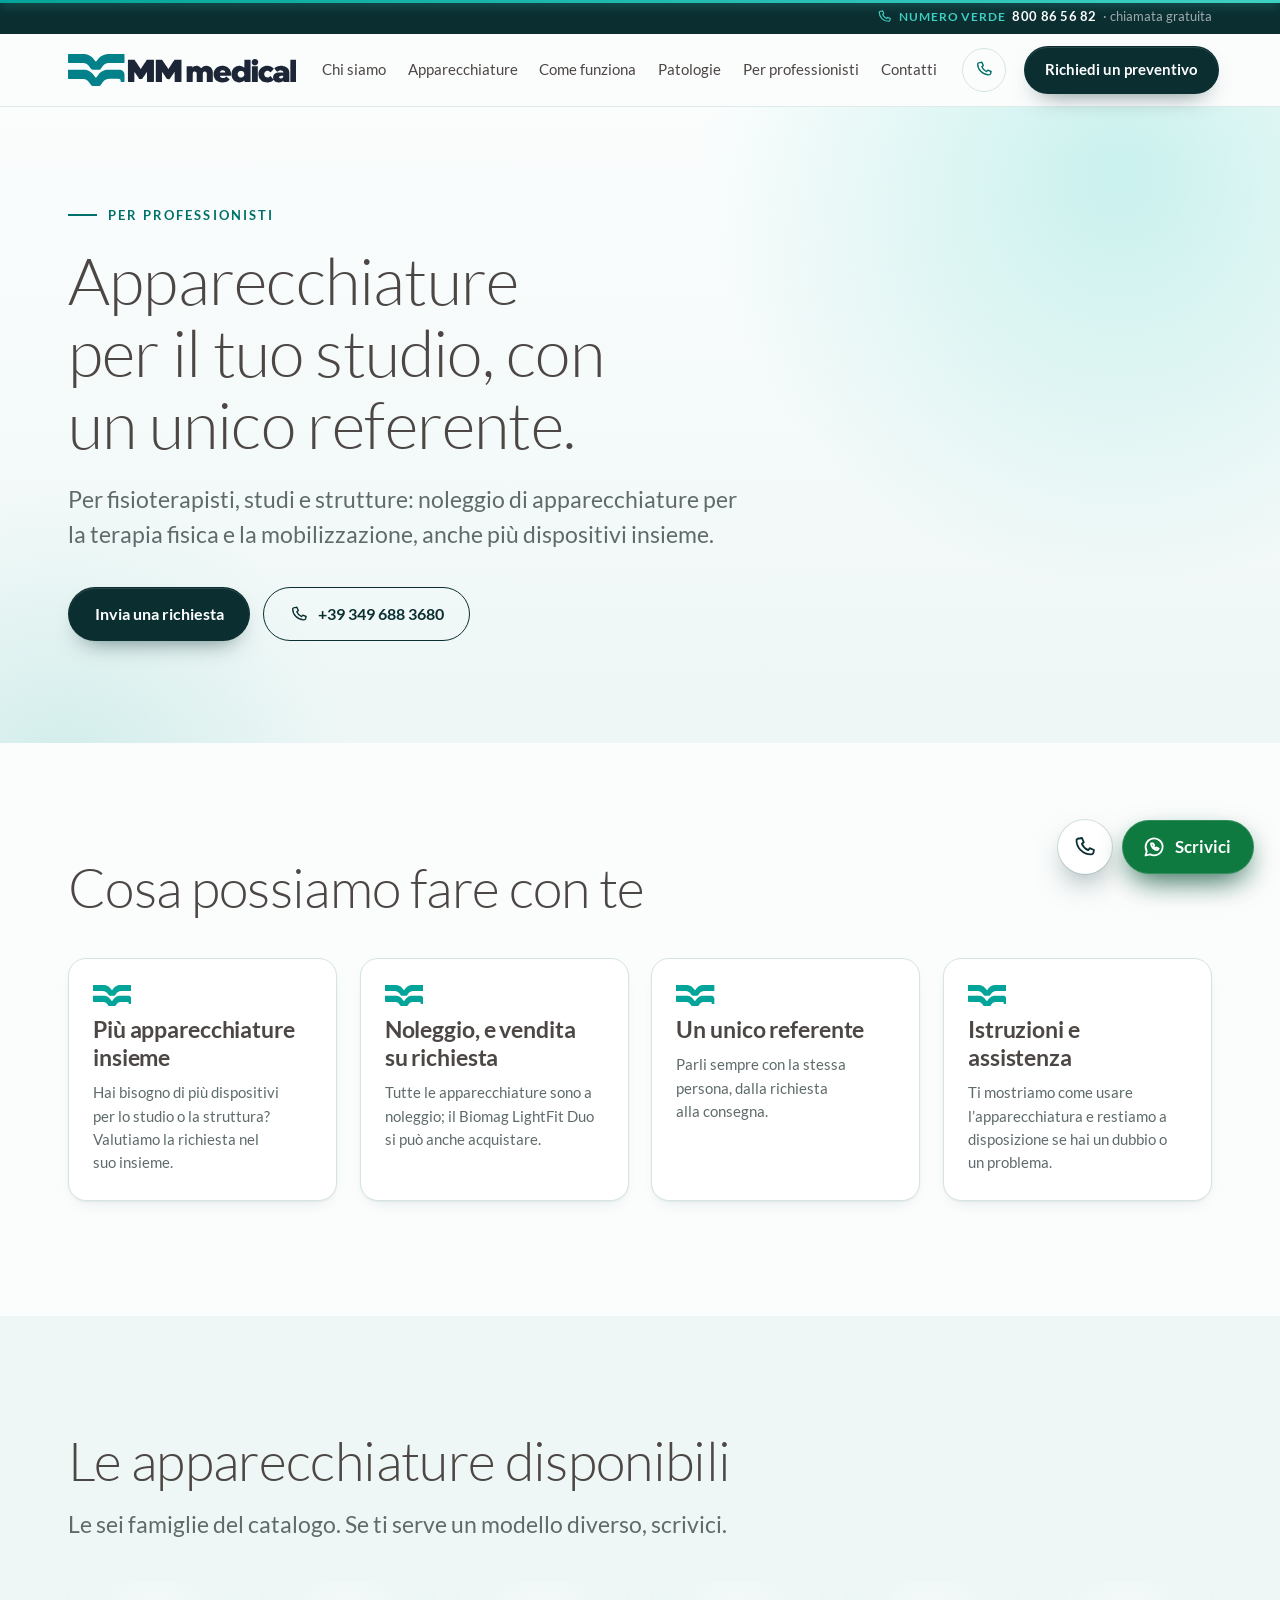
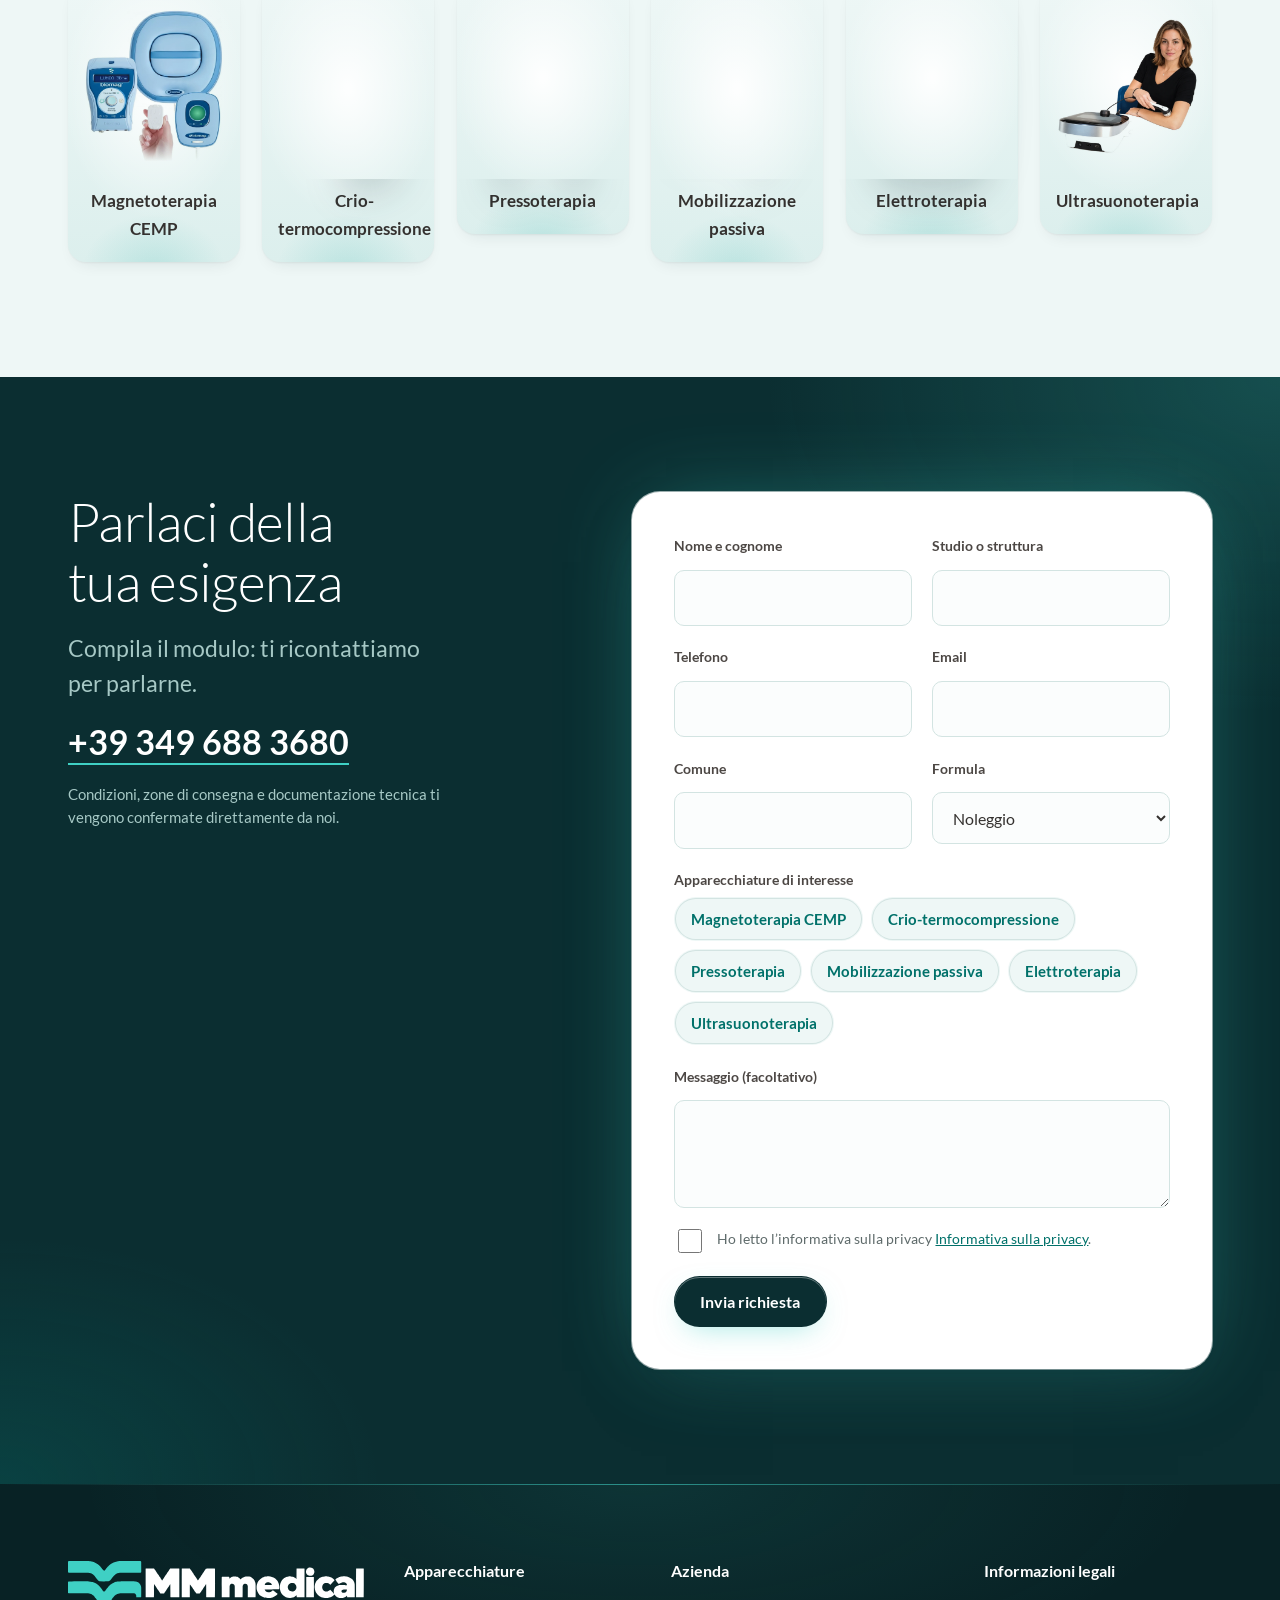
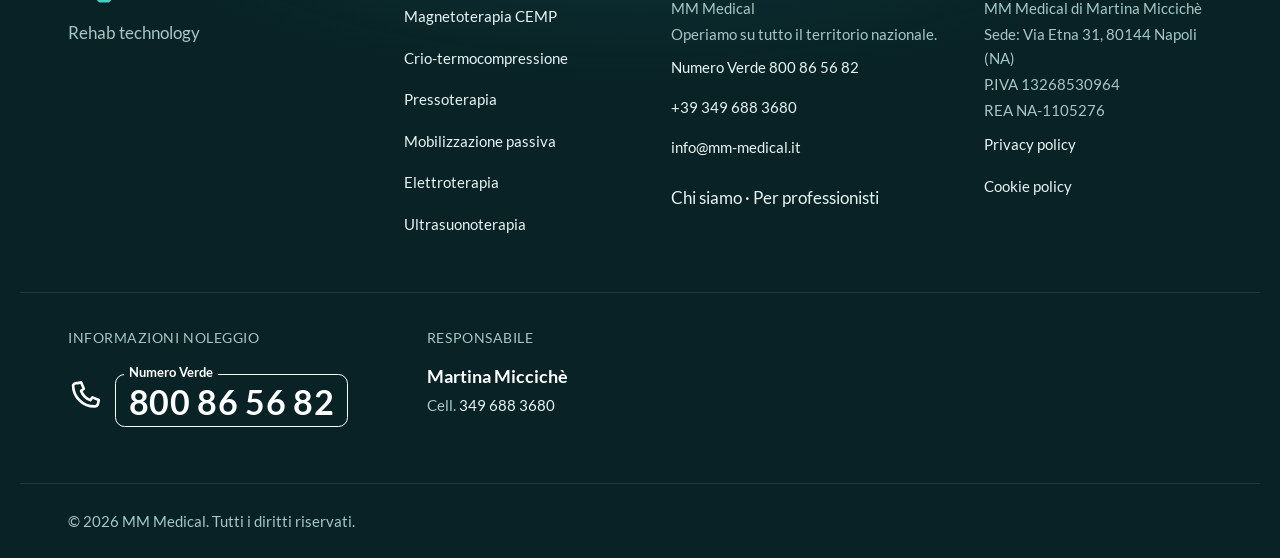
<file: professionisti/index.html>
<!DOCTYPE html><html lang="it"><head><meta charset="utf-8"><meta name="viewport" content="width=device-width, initial-scale=1"><title>Apparecchiature per fisioterapisti e studi | MM Medical</title><meta name="description" content="Noleggio di apparecchiature per la riabilitazione per fisioterapisti, studi e strutture: più apparecchiature insieme, un unico referente, istruzioni e assistenza. Operiamo su tutto il territorio nazionale."><link rel="canonical" href="https://www.mm-medical.it/professionisti/"><link rel="icon" href="/favicon.svg" type="image/svg+xml"><meta name="theme-color" content="#0b2e31"><script>document.documentElement.classList.add('js');</script><script>
      // Page transitions: only the photo that travels (clicked card <-> device hero) gets a transition name,
      // so every other photo fades with the page. Browsers without these events simply skip the effect.
      (function () {
        var slug = function (u) { var m = new URL(u, location.href).pathname.match(/^\/apparecchiature\/([^\/]+)\/?$/); return m ? m[1] : null; };
        var photo = function (s, home) { return home ? document.querySelector('[data-device="' + s + '"] .ph') : document.querySelector('.stage .photo'); };
        var name = function (el, s) { if (el) el.style.viewTransitionName = 'dev-' + s; };
        addEventListener('pageswap', function (e) {
          if (!e.viewTransition || !e.activation) return;
          var to = new URL(e.activation.entry.url), here = slug(location.href), dest = slug(to.href);
          if (dest && !here) name(photo(dest, true), dest);
          else if (here && to.pathname === '/') name(photo(here, false), here);
        });
        addEventListener('pagereveal', function (e) {
          if (!e.viewTransition || !window.navigation || !navigation.activation || !navigation.activation.from) return;
          var from = new URL(navigation.activation.from.url), here = slug(location.href), prev = slug(from.href);
          if (here && from.pathname === '/') name(photo(here, false), here);
          else if (!here && prev) name(photo(prev, true), prev);
        });
      })();
    </script><link rel="alternate" hreflang="it" href="https://www.mm-medical.it/professionisti/"><link rel="alternate" hreflang="x-default" href="https://www.mm-medical.it/professionisti/"><meta property="og:type" content="website"><meta property="og:locale" content="it_IT"><meta property="og:site_name" content="MM Medical"><meta property="og:title" content="Apparecchiature per fisioterapisti e studi | MM Medical"><meta property="og:description" content="Noleggio di apparecchiature per la riabilitazione per fisioterapisti, studi e strutture: più apparecchiature insieme, un unico referente, istruzioni e assistenza. Operiamo su tutto il territorio nazionale."><meta property="og:url" content="https://www.mm-medical.it/professionisti/"><meta property="og:image" content="https://www.mm-medical.it/og.jpg"><meta property="og:image:width" content="1200"><meta property="og:image:height" content="630"><meta property="og:image:alt" content="MM Medical: noleggio di apparecchiature per la riabilitazione"><meta name="twitter:card" content="summary_large_image"><meta name="twitter:image" content="https://www.mm-medical.it/og.jpg"><script type="application/ld+json">{"@context":"https://schema.org","@type":"LocalBusiness","name":"MM Medical","url":"https://www.mm-medical.it","telephone":"+39 349 688 3680","email":"info@mm-medical.it","description":"Noleggio di apparecchiature per la riabilitazione per fisioterapisti, studi e strutture: più apparecchiature insieme, un unico referente, istruzioni e assistenza. Operiamo su tutto il territorio nazionale.","areaServed":{"@type":"Country","name":"Italia"}}</script><link rel="stylesheet" href="/_astro/Base.Cmo2KmZf.css"><link rel="stylesheet" href="/_astro/professionisti.D4bY16kg.css"></head><body><a class="skip" href="#main">Vai al contenuto</a><header class="site-header" data-astro-cid-nen7h5rs><div class="topline" data-astro-cid-nen7h5rs><div class="wrap tl-in" data-astro-cid-nen7h5rs><a class="tl-tf" href="tel:800865682" aria-label="Numero Verde 800 86 56 82, chiamata gratuita" data-astro-cid-nen7h5rs><svg class="i" viewBox="0 0 24 24" fill="none" stroke="currentColor" stroke-width="1.8" stroke-linecap="round" stroke-linejoin="round" aria-hidden="true"><path d="M6.6 3.5 9 3l1.8 4.3-1.9 1.5a11.5 11.5 0 0 0 6.3 6.3l1.5-1.9L21 15l-.5 2.4a2.5 2.5 0 0 1-2.5 2c-8 0-14.5-6.5-14.5-14.5a2.5 2.5 0 0 1 2.1-1.4z"></path></svg><span class="tl-lbl" data-astro-cid-nen7h5rs>Numero Verde</span> <strong data-astro-cid-nen7h5rs>800 86 56 82</strong><span class="tl-free" data-astro-cid-nen7h5rs>· chiamata gratuita</span></a></div></div><div class="wrap bar" data-astro-cid-nen7h5rs><a class="brand" href="/" aria-label="MM Medical, home" data-astro-cid-nen7h5rs><svg class="logo" viewBox="99.5 168.3 1407.2 197.2" role="img" aria-label="MM Medical" xmlns="http://www.w3.org/2000/svg"><path fill="var(--logo-mark, #02818B)" fill-rule="evenodd" d="M 103 168.5 c -1.67 0.67 -2.67 1.33 -3.17 2.67 -0.33 0.67 -0.33 1 -0.33 24.5 0 15.67 0 24 0.17 24.33 0.5 1.5 2 3 3.67 3.5 0.33 0.17 13.83 0.17 45.5 0.33 26.67 -0 45.83 -0 47 0.17 3.33 0.17 9 1.5 12.5 2.83 3.83 1.33 9.83 5.33 14.17 9.33 3 2.67 3.67 3.33 6.83 7.33 1.5 2 3 3.83 3.33 4.17 1 1.33 5.67 7.67 7.17 10 0.83 1.17 3.33 3.67 4.67 4.67 1.33 0.83 3.17 1.83 4.83 2.17 l 1.33 0.33 20.17 0.17 c 11.67 -0 20.67 -0 21.17 -0.17 4.17 -0.83 7.67 -3 10 -6.33 0.5 -0.67 1.17 -1.67 1.5 -2.17 0.33 -0.33 1.67 -2 2.83 -3.67 1.17 -1.67 2.5 -3.5 3 -4.17 0.67 -0.67 1.67 -2 2.33 -2.83 2.5 -3.33 7.5 -9 10 -11.17 3.17 -2.83 8.17 -5.83 12.5 -7.67 3.33 -1.33 8.67 -2.5 12.67 -2.83 1.5 -0.17 17.5 -0.17 49.67 -0.17 l 47.5 -0.17 0.83 -0.33 c 1.33 -0.67 1.83 -1.17 2.5 -2.33 l 0.5 -1 0 -23.17 c 0 -12.67 -0.17 -23.67 -0.17 -24.33 -0.17 -1.83 -0.67 -2.67 -2.17 -3.5 l -1 -0.67 -48 -0 c -29.33 -0 -49.17 -0 -51.17 0.17 -5.67 0.33 -10.67 1 -17 2.67 -6.5 1.5 -9.5 2.67 -16.5 6 -5.5 2.67 -12.67 7.5 -16.17 10.83 -0.33 0.5 -1.83 1.83 -3.33 3.33 -1.5 1.33 -3.5 3.33 -4.33 4.5 -2.83 3.17 -8.5 10.5 -11.33 14.67 -1.67 2.67 -3 3.33 -5.67 3.33 -2.17 -0 -3.33 -0.83 -5.33 -3.67 -3.33 -4.67 -3.67 -5.17 -6.83 -9 -1.33 -1.67 -2.67 -3.33 -3 -3.67 -2.5 -3.33 -7.83 -8.67 -11.5 -11.5 -0.33 -0.17 -1.17 -0.83 -1.83 -1.33 -0.67 -0.5 -2 -1.5 -2.83 -2 -0.83 -0.67 -2.17 -1.5 -3 -2.17 -1.67 -1 -4.5 -2.67 -6.33 -3.5 -0.67 -0.33 -2.5 -1.17 -3.83 -1.83 -3.33 -1.5 -6.83 -2.67 -10.33 -3.67 -0.83 -0.17 -2.17 -0.5 -3 -0.67 -1 -0.33 -2.33 -0.67 -3.17 -0.83 -0.83 -0.17 -2 -0.33 -2.33 -0.5 -0.33 -0 -2.5 -0.33 -4.67 -0.67 l -3.83 -0.5 -47.83 -0 c -38.83 -0 -47.83 -0 -48.33 0.17z M 117.17 265 l -14.5 -0 -0.83 0.67 c -0.5 0.33 -1.17 1 -1.33 1.33 -1 1.17 -1 -0.5 -1 26.17 0 27.67 -0.17 25.83 1.33 27.17 1.33 1.33 -3.33 1.17 47.33 1.33 32 -0 45.5 -0 46.83 0.17 3 0.33 8 1.33 10.67 2.33 2.5 0.83 6.67 2.83 7.83 3.67 2 1.5 3.83 2.67 5 3.5 3.5 2.5 4.83 3.67 7.67 7.33 1.17 1.5 3.67 4.5 5.17 6.33 1.67 2.17 4.5 6 5.67 8.17 0.5 0.83 1.5 2.17 2.33 3.17 0.67 1 1.67 2.33 2.17 3 1.5 2.33 3 3.5 5.83 5 2.33 1.17 1.83 1.17 22.67 1.17 19.67 -0 22.5 -0.17 24.17 -0.67 2.33 -0.67 5.67 -3.17 6.83 -5 1.17 -1.67 2.83 -4.17 4.33 -6.33 1.17 -1.5 2.5 -3.33 3 -4.17 2.83 -3.83 3.33 -4.67 4.5 -6.33 0.83 -1 2 -2.33 2.5 -3.17 0.67 -0.83 1.5 -1.83 1.83 -2.17 1.83 -2.5 5.67 -6 8.5 -7.83 0.83 -0.5 1.67 -1 1.83 -1.17 0.17 -0.17 0.83 -0.5 1.5 -0.83 0.5 -0.33 1.17 -0.67 1.67 -1 3.33 -2.33 11.17 -4.5 17.5 -5 4.33 -0.33 60.83 -0.33 64.83 -0 3.5 0.33 4.67 0.67 7 2.67 1.83 1.67 2.83 3.17 3.33 4.67 0.67 1.83 0.83 3 0.83 7 0 3.17 0 3.5 0.33 3.83 l 0.33 0.33 10.67 0.17 c 11.5 -0 11.67 -0 12.17 -0.83 0.17 -0.5 0.33 -42.33 0 -45.67 -0.33 -5 -1 -7.67 -3.17 -11.83 -3.83 -7.67 -8.5 -11.83 -18 -15.5 -2 -0.83 -5.33 -1.5 -9 -1.67 -3.17 -0.17 -60.83 -0.17 -70.17 -0 -3.83 -0 -7.33 0.17 -7.67 0.33 -0.5 -0 -2 0.33 -3.5 0.5 -1.33 0.17 -3.33 0.5 -4.17 0.83 -0.83 0.17 -2 0.5 -2.33 0.5 -2 0.33 -9 2.67 -12 4 -6 2.83 -7.33 3.5 -10 5.33 -4.5 2.83 -5.5 3.67 -10.33 7.83 -3.33 2.83 -3.67 3.17 -7.67 8 -0.83 1 -2.17 2.67 -3.17 4 -1 1.17 -2.5 3 -3.33 4.17 -0.67 1.17 -1.83 2.67 -2.17 3.17 -0.5 0.67 -1.67 2.33 -2.67 3.5 -3.67 5.33 -4.33 6 -7.33 6 -1.5 -0 -2.5 -0.33 -3.33 -1.17 -1.33 -1.33 -4.5 -5.83 -7.83 -10.67 -1.17 -1.83 -2.33 -3.5 -3.5 -4.67 -1.67 -1.83 -4.67 -5.33 -7.17 -8.17 -1 -1.5 -1.67 -2 -3.5 -3.67 -0.83 -0.67 -2 -1.67 -2.67 -2.33 -3.33 -2.83 -9.67 -7.33 -12 -8.33 -0.33 -0.17 -1.17 -0.5 -1.83 -1 -1.5 -0.83 -5.17 -2.5 -7 -3.17 -0.83 -0.33 -2.17 -0.83 -2.83 -1.17 -0.83 -0.33 -2.17 -0.67 -3 -0.83 -0.83 -0.17 -2 -0.5 -2.67 -0.67 -4.67 -1.33 -10.17 -2.17 -15.33 -2.33 -3.5 -0.17 -53.17 -0.17 -81.17 -0z"></path><path fill="var(--logo-word, #1D2637)" fill-rule="evenodd" d="M 1249 199.17 c -3.5 0.33 -8.17 2.5 -10.5 4.67 -1.5 1.33 -4 4.5 -4.67 5.83 -2 4 -2.67 8.83 -1.83 14 0.83 4.17 3.5 8.33 7.17 11.17 3.83 2.83 7 3.67 12.5 3.67 7.17 -0 12.67 -2.67 16.33 -8 1.5 -2.5 2.83 -5.67 3.17 -7.83 0.17 -0.5 0.17 -1.67 0.33 -2.33 0.83 -6 -3 -14.33 -8.17 -17.67 -4.33 -2.67 -9.5 -4 -14.33 -3.5z M 469.33 204.33 l -0.5 0.5 0 67.5 0.17 67.33 0.33 0.33 c 0.17 0.17 0.83 0.33 2.67 0.33 2.83 0.17 35.5 0.17 35.83 -0 0.83 -0.17 0.83 0.83 0.83 -30.83 0 -28.17 0 -30 0.33 -30.33 0.33 -0.5 0.67 -0.33 1.5 1.17 0.33 0.67 1.33 2 2.17 3.33 2.17 2.67 2.67 3.5 5.33 7.33 1 1.67 2.17 3.5 2.5 4 2 3.17 5.5 8.33 6.83 10.17 0.83 1.33 1.83 2.83 2.5 3.5 0.5 0.83 2.67 4 4.67 7 2.17 3.17 4 6 4.33 6.33 0.33 0.33 1 0.67 1.67 0.83 0.83 0.33 1.17 0.33 7.33 0.33 5.67 -0 6.5 -0 7.17 -0.33 0.67 -0.33 2 -1.67 3 -3.17 0.5 -0.5 1.67 -2.5 3 -4.17 1.17 -1.83 2.67 -4 3.33 -5 1.67 -2.5 3.5 -5.17 4.17 -6.33 0.83 -1.33 4.5 -6.67 5.83 -8.67 0.67 -0.83 1.5 -2 1.83 -2.67 0.83 -1 3.17 -4.67 4.83 -7.33 1.83 -2.67 4.33 -6.33 4.67 -6.5 0.83 -0.5 0.83 -1.83 0.83 30.33 0.17 21.5 0.17 30.17 0.33 30.5 0.17 0.17 0.33 0.33 0.67 0.5 0.17 -0 9.5 -0 20.67 -0 l 20.17 -0 0.33 -0.33 0.5 -0.33 0 -67.5 0 -67.33 -0.5 -0.5 -0.5 -0.33 -20.83 -0 c -14.33 -0 -21 -0 -21.33 0.17 -0.83 0.33 -1.67 1.67 -7.17 9.67 -1.5 2.17 -3.83 5.67 -5.33 7.67 -1.33 2.17 -2.67 4.17 -3 4.5 -0.67 1.17 -2.33 3.67 -2.83 4.67 -0.33 0.5 -0.83 1.33 -1.33 1.83 -5.17 7.5 -8 12 -9.83 14.83 -1 1.5 -2.5 4 -3.5 5.33 -1 1.5 -2.33 3.67 -3 4.67 -1.5 2.33 -2 2.83 -2.5 2.83 -0.33 -0 -2 -2.33 -4.17 -5.83 -0.33 -0.67 -1.5 -2.33 -2.5 -3.67 -1 -1.33 -2.33 -3.5 -3.33 -4.83 -0.83 -1.33 -2.5 -3.83 -3.67 -5.67 -1.17 -1.67 -2.67 -4 -3.5 -5.17 -5.83 -8.67 -9.5 -14.17 -12.67 -18.83 -1 -1.5 -2.67 -3.83 -3.67 -5.33 -3.67 -5.33 -4.33 -6.17 -4.83 -6.5 l -0.5 -0.33 -19.5 -0 -19.5 -0 -0.33 0.33z M 1187.33 204.17 c -0.33 0.17 -0.5 0.33 -0.5 0.5 -0.17 -0 -0.17 11 -0.33 24.17 0 17.83 -0.17 24.17 -0.17 24.17 -0.5 0.33 -0.67 0.17 -1.83 -0.83 -1.5 -1.33 -4 -3.33 -5.5 -4 -0.5 -0.33 -1.67 -1 -2.33 -1.33 -2 -1.33 -5.83 -3 -7.67 -3.67 -2.17 -0.67 -8 -1.83 -10.33 -2 -3.17 -0.33 -6.5 -0 -10.5 0.67 -6.33 1 -7.67 1.33 -12.83 3.67 -2 1 -7.17 4 -8.33 4.83 -4.17 3.33 -7.5 6.83 -11.17 11.5 -2.5 3.33 -6 11.5 -7.33 17.5 -2.5 10.33 -2.17 19.33 1.33 31.67 0.33 1.33 1.83 4.5 3.33 7.67 0.83 1.67 1.33 2.33 4 6.17 4.5 6.33 11.5 11.83 19 15 7.17 3 12.33 4 20.33 3.83 8.83 -0.33 15.33 -2.33 22.5 -7 1.17 -0.83 4.67 -3.67 5.83 -4.67 1.83 -1.83 2 -1.5 2.5 5 0.17 2.83 0.33 3.33 1 3.67 0.17 0.17 4.83 0.17 17.83 0.17 l 17.67 -0 0.33 -0.33 0.5 -0.5 0 -67.5 0 -67.5 -0.33 -0.5 -0.5 -0.33 -17.67 -0 c -9.83 -0 -17.83 -0 -18 -0 -0.33 -0.17 -0.67 -0 -0.83 -0z m -17.17 68.83 c 1.33 0.17 2.83 0.5 3.33 0.67 0.5 0.33 1.17 0.5 1.5 0.5 0.83 0.17 3.67 2.5 5.33 4.17 5.17 5.17 7.17 12.83 5 20.17 -1.17 3.33 -2 5.17 -3.83 7.17 -2.17 2.33 -4.33 3.83 -7.83 5.67 -4.67 2.17 -11 2.17 -16.33 -0.17 -2 -0.83 -5 -2.83 -6.5 -4.5 -2.5 -2.67 -3.83 -5 -5.17 -9.83 l -0.5 -1.83 0 -3.33 0.17 -3.5 0.67 -1.67 c 0.33 -1 1 -2.33 1.33 -3 0.5 -0.67 1.17 -1.83 1.5 -2.5 1.17 -2.17 4.5 -5.17 7 -6.5 3.67 -1.83 9.5 -2.5 14.33 -1.5z M 641 204.5 l -0.33 0.33 -0.17 67.33 0 67.33 0.5 0.5 0.33 0.33 9.5 -0 c 5.17 -0 13.5 -0 18.5 0.17 8.67 -0 9 -0 9.33 -0.33 l 0.33 -0.33 0 -29 c 0.17 -15.83 0.17 -29.5 0.33 -30.17 0.17 -2.33 0.5 -2 3.33 2.33 3 4.17 4 5.83 5.5 7.83 0.83 1 2.5 3.67 4 5.67 1.33 2 3 4.5 3.67 5.5 0.67 1 1.83 2.5 2.33 3.33 0.67 1 1.33 2.17 1.67 2.5 0.33 0.5 2.33 3.5 4.33 6.5 4.67 6.83 5.17 7.5 6.17 8.17 1 0.67 1.5 0.67 8.17 0.67 6.5 -0.17 6.5 -0.17 8.17 -1.5 1.17 -1.17 6.17 -8.17 7 -10 0.33 -0.33 1.17 -1.67 2 -3 0.83 -1.17 2.17 -3.17 3.17 -4.5 0.83 -1.33 2.17 -3.17 2.67 -4.17 1.67 -2.17 4.5 -6.33 5.5 -8.17 2.17 -3.5 2.5 -4 3.33 -5.17 0.5 -0.5 1.17 -1.5 1.5 -2 0.5 -0.5 1.5 -2 2.33 -3.17 1.67 -2.5 2.17 -2.83 2.5 -2.17 0.17 0.5 0.33 15.17 0.17 44.83 0 10.5 0 15.5 0.17 15.67 0.17 0.17 0.5 0.33 0.83 0.5 0.67 0.17 40 0.17 40.33 -0 0.83 -0.17 0.83 3.67 0.83 -67.83 0 -48.5 0 -67.17 -0.17 -67.5 -0.17 -0.33 -0.33 -0.5 -0.5 -0.67 -0.33 -0.17 -37.5 -0.17 -40.17 -0 -2.17 0.17 -2.67 0.33 -3.83 2.17 -2.17 3.5 -3.67 5.67 -4.67 7.17 -1.17 1.33 -2.67 3.5 -4.17 6.17 -0.33 0.67 -1.33 2.17 -2.17 3.17 -1.83 2.67 -4.5 6.67 -6.67 9.83 -0.83 1.33 -1.83 3 -2.33 3.5 -0.33 0.67 -1.5 2.33 -2.33 3.67 -1.67 2.5 -2.67 3.83 -6 8.67 -1.17 1.67 -2.67 4 -3.5 5.17 -4 6.33 -4.33 6.83 -5.17 6.33 0 -0.17 -0.67 -0.83 -1.17 -1.67 -0.5 -0.83 -1.17 -2.17 -1.67 -2.83 -1.5 -2.33 -5.33 -7.83 -8.5 -12.83 -1.83 -2.5 -4 -5.67 -5 -7.17 -1.67 -2.5 -2.5 -3.67 -4 -6.33 -0.5 -0.67 -1.33 -2 -2 -2.83 -0.67 -0.83 -1.5 -2 -2 -2.5 -1.83 -2.67 -5 -7.33 -7.83 -11.5 -3 -4.83 -4.67 -7 -5.33 -7.5 -0.67 -0.67 -3.67 -0.83 -21.67 -0.83 -16.33 -0 -16.83 -0 -17.17 0.33z M 1470.17 204.67 c -0.17 0.33 -0.33 3.67 -0.33 67.5 0 36.83 0 67.33 0.17 67.67 0 0.33 0.17 0.5 0.33 0.67 0.33 0.17 5.17 0.17 17.67 0.17 17.33 -0 17.33 -0 17.83 -0.33 0.17 -0.17 0.5 -0.5 0.5 -0.67 0.17 -0.33 0.17 -24.33 0.17 -53.5 0 -29.17 0 -55.83 0 -59.33 0.17 -3.5 0.17 -9.67 0 -14 l 0 -7.67 -0.5 -0.5 -0.5 -0.5 -17.5 -0 -17.5 -0 -0.33 0.5z M 1045.83 241.17 c -0.33 -0 -1.5 0.17 -2.67 0.33 -1.33 0.17 -2.67 0.33 -3.17 0.5 -1.17 -0 -6.33 1.33 -8 1.83 -10 3.33 -18.17 9 -24.5 17 -3.67 4.5 -7 10.67 -8.5 16.17 -0.33 1 -0.67 2.17 -0.83 2.83 -0.33 1.33 -1.17 5.17 -1.33 7 -0.5 4.17 0 14 0.67 17 0.17 0.33 0.33 1.17 0.5 1.67 0 0.67 0.5 2 0.83 3.17 0.5 1.17 1 2.67 1.17 3.17 1 3 3.17 7 6.33 11.33 3.83 5.33 5.17 6.67 10.17 10.5 4 2.83 6.5 4.33 11 6 7.83 3.33 14.33 4.5 24.5 4.33 7.83 -0 12.67 -0.67 20.33 -2.83 2.33 -0.67 6.83 -2.67 9.33 -4 1.33 -0.83 6 -3.83 7.17 -4.83 2.67 -2.17 7.5 -7.17 7.5 -7.67 0 -0.5 -1.33 -1.83 -4.67 -4.33 -1.5 -1.17 -3 -2.33 -3.33 -2.67 -0.5 -0.33 -1.17 -1 -1.67 -1.33 -0.67 -0.33 -1.5 -1 -2.17 -1.5 -6.33 -4.83 -9.83 -7.5 -10.5 -7.5 -0.17 -0 -1.17 0.83 -2.67 2.33 -4.33 4.17 -7 5.67 -12.5 6.5 -4 0.67 -8 0.33 -11.83 -0.67 -4.67 -1.33 -9.67 -5.67 -11.17 -9.5 -0.17 -0.67 -0.5 -1.33 -0.5 -1.5 -0.33 -0.67 0.17 -1.17 0.83 -1.33 0.33 -0.17 14.17 -0.17 30.83 -0.17 32.5 -0 35.83 -0 36.17 -0.17 0.5 -0.17 0.67 -1 1 -4.17 0.67 -6.33 0 -15.83 -1.67 -20.83 -0.17 -0.83 -0.83 -2.5 -1.17 -3.67 -1 -3.17 -1.67 -4.67 -3.67 -8.33 -1.5 -2.5 -2.67 -4.17 -4.17 -6 -0.83 -0.83 -1.83 -2.17 -2.5 -2.83 -2.83 -3.5 -7.67 -7 -14 -10.17 -4.17 -2.17 -10.83 -4.33 -15.17 -5 -1 -0 -2.33 -0.33 -3 -0.5 -1 -0.17 -11.33 -0.5 -13 -0.17z m 8.5 27.67 c 4.67 0.67 8.5 2.5 10.83 4.83 1.33 1.5 2.17 2.67 3.17 5.33 1 2.33 0.83 2.83 -0.5 3.17 -1.17 0.17 -31.5 0.17 -32 -0.17 -0.5 -0.33 -0.5 -0.67 0 -2.33 0.67 -2.17 1.83 -4.33 3.33 -5.67 2.83 -2.83 6.5 -4.67 10.33 -5.17 2.33 -0.33 2.5 -0.33 4.83 -0z M 1322 241.17 c -2 0.17 -5.5 0.67 -8.67 1.5 -1 0.17 -2.33 0.5 -2.67 0.5 -2.5 0.5 -5.83 1.83 -9.5 3.67 -4.33 2.17 -7.17 3.83 -8.5 5.17 -0.67 0.67 -2 1.67 -2.83 2.33 -2 1.67 -3.83 3.67 -7.5 8 -1 1.33 -2.5 3.83 -4 6.83 -0.5 1.33 -1.17 2.5 -1.17 2.5 -0.5 0.67 -2.5 6.33 -2.83 8.17 -1.17 6.17 -1.5 9 -1.5 13 0.17 7.83 1.67 14.33 4.67 21.17 1.17 2.67 1.33 3.17 2.5 5 3.83 6.17 8.5 11.33 14 15.17 3.33 2.17 4 2.67 10.67 5.83 2.5 1.17 6 2.17 11 3 7.5 1.33 18.67 1.17 24 -0.5 0.67 -0.17 2.33 -0.67 3.83 -1 3.17 -0.83 4.67 -1.33 7.83 -2.83 6 -3 10.83 -6.5 14.33 -10.5 0.67 -1 1 -0.83 2.17 0.83 1.33 2 3 3.83 5.17 5.83 2.33 2.17 3 2.67 5.5 4 2.67 1.5 3.17 1.83 5 2.33 5.5 2 8.67 2.5 15.33 2.5 5.83 -0 9.67 -0.67 14.83 -2.33 0.83 -0.33 1.5 -0.5 1.67 -0.5 0.33 -0 3.83 -1.83 5 -2.67 1.33 -0.83 2.33 -1.67 4.33 -3.5 1.33 -1.17 1.5 -1.33 2 -1 0.33 0.17 0.5 1.83 0.5 4.33 0 2 0.17 2.5 1 2.67 0.5 0.17 34.5 0.17 35 -0.17 0.5 -0 0.67 -0.83 0.5 -1.83 0 -0.33 0 -13.67 0 -29.33 l -0.17 -28.67 -0.33 -2.5 c -0.33 -1.5 -0.67 -3.17 -0.83 -3.83 -0.67 -2.33 -1.33 -5 -1.33 -5.17 0 -0.17 -0.33 -0.83 -0.67 -1.5 -0.33 -0.83 -0.67 -1.83 -0.83 -2.17 -1.17 -2.33 -3.17 -6 -4.33 -7.67 -1 -1.17 -3 -3.17 -4.83 -4.67 -5 -4.17 -10.17 -6.83 -17.67 -9.5 -1.5 -0.5 -6.5 -1.5 -8.67 -1.83 -0.83 -0.17 -2.33 -0.33 -3.17 -0.5 -3.83 -0.5 -13 -0.33 -17 0.17 -0.83 0.17 -1.83 0.33 -2.5 0.5 -1 -0 -3.67 0.67 -6.33 1.33 -0.67 0.17 -1.67 0.5 -2.33 0.67 -0.5 -0 -1.5 0.33 -2.17 0.67 -0.67 0.33 -1.33 0.5 -1.5 0.5 -0.33 -0 -4.67 2 -7.67 3.67 -3.17 1.5 -6.83 4 -9 6 -1.33 1.33 -1.33 1.17 2.17 6.17 0.67 1.17 1.67 2.33 2 2.83 1.5 2.17 4.67 6.33 7.17 9.33 0.67 0.83 1.5 1.83 1.83 2.17 1 1.5 2.17 2.5 2.83 2.5 0.5 -0 1.83 -0.83 3.33 -2.33 2.67 -2.33 7 -4.5 11.67 -5.67 2.17 -0.5 2.5 -0.5 5.5 -0.67 2.67 -0 3.67 -0 4.83 0.17 4.83 1 7.67 2.33 10.33 5.33 1 1 1.83 3 2 5.17 0.67 3.67 0.5 4 -1.67 3.67 -0.83 -0 -3.33 -0.33 -5.67 -0.5 -2.33 -0.17 -5.33 -0.5 -6.5 -0.67 -5.83 -0.5 -16.67 -0.33 -21 0.33 -1.33 0.33 -2.83 0.67 -3.33 0.83 -0.5 0.17 -1.67 0.5 -2.33 0.67 -3 1 -4.83 1.67 -7.33 3.17 -4.5 2.33 -8.83 6.67 -11 10.33 -3 5.5 -3.83 8.83 -3.67 15 0 4.33 0.33 6.67 1.17 9.17 0.83 2.67 0.33 2.67 -2 -0.17 -0.83 -0.67 -1.5 -1.67 -1.83 -1.83 -0.5 -0.5 -1.5 -1.67 -3.17 -3.83 -4.83 -6 -10.17 -11.67 -10.83 -11.67 -0.33 -0 -0.83 0.5 -1.67 1.33 -0.67 0.67 -2 1.83 -2.83 2.33 -0.83 0.5 -1.83 1.33 -2.17 1.67 -1.67 1.17 -4.17 2.33 -6.33 3 -2 0.33 -2.33 0.33 -5 0.33 -4.33 -0 -7.17 -0.67 -10.17 -2.5 -5 -2.83 -7.17 -5.5 -9 -11.17 -1.33 -4.33 -1.33 -9.33 0.17 -14 1.5 -4.5 5.17 -9.17 9.17 -11.17 5.5 -2.83 13.5 -2.83 19.17 0.17 2.5 1.17 4 2.33 6.5 4.83 1.17 1.17 2.17 2.17 2.33 2.17 0.33 -0 1.67 -1.33 4.17 -4 1.17 -1.33 3.17 -3.33 4.33 -4.67 1.17 -1.17 2.67 -2.5 3.33 -3.17 1.17 -1.17 3.17 -3.5 5.33 -6.17 0.67 -0.67 1.67 -1.83 2.17 -2.33 0.83 -0.67 1.17 -1.17 1.17 -1.33 0 -0.67 -0.83 -1.83 -2.67 -3.67 -3.5 -3.5 -6.33 -5.5 -10.83 -8 -0.33 -0.33 -1.17 -0.67 -1.67 -1 -1.67 -1 -4.5 -2.17 -7 -3 -0.33 -0 -1 -0.33 -1.33 -0.5 -0.83 -0.33 -6.17 -1.5 -7.67 -1.67 -0.83 -0.17 -2.17 -0.33 -3.17 -0.5 -2.17 -0.17 -8.33 -0.33 -11.17 -0.17z m 103.83 62.17 c 0.5 0.5 0.5 1 0.33 3.17 -0.33 3.83 -1.17 5.67 -3.83 8.5 -2.17 2.5 -4.83 3.67 -8.67 4.17 -5.33 0.83 -8.83 -0.17 -11.17 -2.67 -2.17 -2.17 -2.67 -4.67 -1.67 -7.17 1.17 -3.67 4.67 -5.67 10.33 -6.17 3 -0.17 14.17 -0 14.67 0.17z M 886.5 241.67 c -1.17 0.17 -2.67 0.5 -3.33 0.67 -0.67 0.17 -1.83 0.5 -2.5 0.67 -1.83 0.5 -4.33 2 -8 4.5 -1 0.67 -2.83 2.33 -3.83 3.33 -0.67 0.83 -1.5 1 -1.5 0.33 -0.17 -0.67 -0.5 -4.5 -0.5 -5.67 0 -1.17 -0.17 -1.5 -1.17 -1.67 -0.83 -0.17 -33.33 -0.5 -34 -0.33 -0.33 0.17 -0.5 0.33 -0.67 0.67 -0.17 0.33 -0.17 12.5 -0.17 48.17 0 46.5 0.17 47.67 0.33 48 l 0.33 0.33 17.83 -0 c 10.33 -0 17.83 -0 18 -0.17 0.33 -0 0.5 -0.33 0.67 -0.5 0 -0.17 0.17 -11.67 0.17 -26.33 l 0.17 -26 0.33 -1.67 c 1.17 -4.67 3.5 -7.67 7.33 -9.33 4.33 -2 9.67 -0.83 13 2.67 1.67 1.67 2.5 3.67 3.17 6.67 l 0.5 2.33 0.17 25.83 c 0 24.5 0 25.83 0.33 26.17 l 0.33 0.33 18 0.17 18.17 -0 0.33 -0.5 c 0.33 -0.33 0.33 -0.33 0.33 -26.17 l 0 -25.67 0.5 -2.17 c 1 -5.67 4.67 -9.67 9.33 -10.33 4.17 -0.67 7.67 0.33 10.5 3 1.83 1.67 3.17 4.17 3.83 7.5 l 0.33 2 0 25.67 0 25.67 0.33 0.33 0.5 0.5 11.67 -0 c 17 0.33 24.17 0.17 24.67 -0.17 0.17 -0.33 0.17 -1.67 0.17 -29.83 0 -30.67 0 -31.5 -0.67 -35.67 -0.33 -2.17 -0.5 -2.5 -1.17 -5.33 -1.33 -4.83 -4.67 -11.67 -6.83 -14 -0.33 -0.33 -0.67 -0.83 -0.83 -1 -1 -1.5 -4.33 -4.33 -6.83 -6 -0.67 -0.33 -2 -1.33 -3 -2 -3.33 -2.17 -7.17 -3.67 -11.83 -4.5 -4.67 -0.83 -10.33 -1.33 -13 -0.83 -0.67 0.17 -2 0.33 -3.17 0.5 -2.17 0.17 -5.83 1 -7.33 1.67 -2.83 1 -6.67 3.17 -8.33 4.5 -0.5 0.33 -1.17 0.83 -1.67 1.33 -0.67 0.33 -2.33 1.83 -3.83 3.33 -1.67 1.67 -2.83 2.67 -3.17 2.67 -0.17 -0 -0.67 -0.33 -1.17 -1 -2.67 -3.33 -8.33 -7.83 -12 -9.67 -1.17 -0.5 -2.67 -1.17 -3.33 -1.33 -5.67 -1.83 -7 -2 -11.5 -2.17 -3.5 -0 -4.17 -0 -6 0.5z M 1233.33 243.83 c -0.33 0.17 -0.5 0.33 -0.5 0.5 0 0.17 0 21.67 0 48 0 46.17 0 47.67 0.33 48 0.17 0.33 1 0.33 17.83 0.33 l 17.5 -0 0.33 -0.33 0.5 -0.33 0 -21.5 c 0.17 -27.17 0.17 -27.33 0 -52.83 0 -20 -0.17 -21.17 -0.33 -21.5 -0.5 -0.33 -2.33 -0.5 -19.33 -0.5 -13.17 -0 -15.83 -0 -16.33 0.17z"></path></svg></a><nav class="nav" id="nav" aria-label="Principale" data-astro-cid-nen7h5rs><ul data-astro-cid-nen7h5rs><li style="--n: 0" data-astro-cid-nen7h5rs><a href="/chi-siamo/" data-astro-cid-nen7h5rs>Chi siamo</a></li><li style="--n: 1" data-astro-cid-nen7h5rs><a href="/#apparecchiature" data-astro-cid-nen7h5rs>Apparecchiature</a></li><li style="--n: 2" data-astro-cid-nen7h5rs><a href="/#come-funziona" data-astro-cid-nen7h5rs>Come funziona</a></li><li style="--n: 3" data-astro-cid-nen7h5rs><a href="/patologie/" data-astro-cid-nen7h5rs>Patologie</a></li><li style="--n: 4" data-astro-cid-nen7h5rs><a href="/professionisti/" data-astro-cid-nen7h5rs>Per professionisti</a></li><li style="--n: 5" data-astro-cid-nen7h5rs><a href="/#contatti" data-astro-cid-nen7h5rs>Contatti</a></li><li class="call" style="--n: 6" data-astro-cid-nen7h5rs><a href="tel:800865682" data-astro-cid-nen7h5rs>Numero Verde 800 86 56 82</a></li><li class="call" style="--n: 7" data-astro-cid-nen7h5rs><a href="tel:+393496883680" data-astro-cid-nen7h5rs>Chiama +39 349 688 3680</a></li><li class="menu-cta" style="--n: 8" data-astro-cid-nen7h5rs><a class="btn btn-primary" href="/#contatti" data-astro-cid-nen7h5rs>Richiedi un preventivo</a></li></ul></nav><div class="actions" data-astro-cid-nen7h5rs><a class="phone" href="tel:+393496883680" aria-label="Chiama MM Medical +39 349 688 3680" data-astro-cid-nen7h5rs><svg class="i" viewBox="0 0 24 24" fill="none" stroke="currentColor" stroke-width="1.8" stroke-linecap="round" stroke-linejoin="round" aria-hidden="true"><path d="M6.6 3.5 9 3l1.8 4.3-1.9 1.5a11.5 11.5 0 0 0 6.3 6.3l1.5-1.9L21 15l-.5 2.4a2.5 2.5 0 0 1-2.5 2c-8 0-14.5-6.5-14.5-14.5a2.5 2.5 0 0 1 2.1-1.4z"></path></svg><span data-astro-cid-nen7h5rs>+39 349 688 3680</span></a><a class="btn btn-primary cta" href="/#contatti" data-astro-cid-nen7h5rs>Richiedi un preventivo</a><button class="burger" type="button" aria-expanded="false" aria-controls="nav" aria-label="Apri il menu" data-astro-cid-nen7h5rs><span data-astro-cid-nen7h5rs></span><span data-astro-cid-nen7h5rs></span></button></div></div></header><script type="module">var e=document.querySelector(`.burger`),t=document.getElementById(`nav`),n=()=>{t?.removeAttribute(`data-open`),e?.setAttribute(`aria-expanded`,`false`)};e?.addEventListener(`click`,()=>{let n=e.getAttribute(`aria-expanded`)!==`true`;e.setAttribute(`aria-expanded`,String(n)),n?t?.setAttribute(`data-open`,`true`):t?.removeAttribute(`data-open`)}),t?.querySelectorAll(`a`).forEach(e=>e.addEventListener(`click`,n)),document.addEventListener(`keydown`,e=>{e.key===`Escape`&&n()}),document.addEventListener(`click`,e=>{t?.hasAttribute(`data-open`)&&!e.target.closest(`.site-header`)&&n()});var r=document.querySelector(`.site-header`),i=()=>r?.toggleAttribute(`data-scrolled`,scrollY>8);addEventListener(`scroll`,i,{passive:!0}),i();</script><main id="main"><section class="hero aura" data-astro-cid-myabo6vu><div class="wrap" data-astro-cid-myabo6vu><p class="eyebrow" data-astro-cid-myabo6vu>Per professionisti</p><h1 data-astro-cid-myabo6vu>Apparecchiature per il tuo studio, con un unico referente.</h1><p class="lead" data-astro-cid-myabo6vu>Per fisioterapisti, studi e strutture: noleggio di apparecchiature per la terapia fisica e la mobilizzazione, anche più dispositivi insieme.</p><div class="ctas" data-astro-cid-myabo6vu><a class="btn btn-primary" href="#richiesta" data-astro-cid-myabo6vu>Invia una richiesta</a><a class="btn btn-ghost" href="tel:+393496883680" data-astro-cid-myabo6vu><svg class="i" viewBox="0 0 24 24" fill="none" stroke="currentColor" stroke-width="1.8" stroke-linecap="round" stroke-linejoin="round" aria-hidden="true"><path d="M6.6 3.5 9 3l1.8 4.3-1.9 1.5a11.5 11.5 0 0 0 6.3 6.3l1.5-1.9L21 15l-.5 2.4a2.5 2.5 0 0 1-2.5 2c-8 0-14.5-6.5-14.5-14.5a2.5 2.5 0 0 1 2.1-1.4z"></path></svg>+39 349 688 3680</a></div></div></section><section class="section points" aria-labelledby="pts" data-astro-cid-myabo6vu><div class="wrap" data-astro-cid-myabo6vu><h2 id="pts" class="reveal" data-astro-cid-myabo6vu>Cosa possiamo fare con te</h2><ul data-astro-cid-myabo6vu><li class="lift reveal" data-astro-cid-myabo6vu><svg class="bullet" viewBox="99.5 168.3 348.4 197.2" aria-hidden="true" xmlns="http://www.w3.org/2000/svg"><path fill="currentColor" fill-rule="evenodd" d="M 103 168.5 c -1.67 0.67 -2.67 1.33 -3.17 2.67 -0.33 0.67 -0.33 1 -0.33 24.5 0 15.67 0 24 0.17 24.33 0.5 1.5 2 3 3.67 3.5 0.33 0.17 13.83 0.17 45.5 0.33 26.67 -0 45.83 -0 47 0.17 3.33 0.17 9 1.5 12.5 2.83 3.83 1.33 9.83 5.33 14.17 9.33 3 2.67 3.67 3.33 6.83 7.33 1.5 2 3 3.83 3.33 4.17 1 1.33 5.67 7.67 7.17 10 0.83 1.17 3.33 3.67 4.67 4.67 1.33 0.83 3.17 1.83 4.83 2.17 l 1.33 0.33 20.17 0.17 c 11.67 -0 20.67 -0 21.17 -0.17 4.17 -0.83 7.67 -3 10 -6.33 0.5 -0.67 1.17 -1.67 1.5 -2.17 0.33 -0.33 1.67 -2 2.83 -3.67 1.17 -1.67 2.5 -3.5 3 -4.17 0.67 -0.67 1.67 -2 2.33 -2.83 2.5 -3.33 7.5 -9 10 -11.17 3.17 -2.83 8.17 -5.83 12.5 -7.67 3.33 -1.33 8.67 -2.5 12.67 -2.83 1.5 -0.17 17.5 -0.17 49.67 -0.17 l 47.5 -0.17 0.83 -0.33 c 1.33 -0.67 1.83 -1.17 2.5 -2.33 l 0.5 -1 0 -23.17 c 0 -12.67 -0.17 -23.67 -0.17 -24.33 -0.17 -1.83 -0.67 -2.67 -2.17 -3.5 l -1 -0.67 -48 -0 c -29.33 -0 -49.17 -0 -51.17 0.17 -5.67 0.33 -10.67 1 -17 2.67 -6.5 1.5 -9.5 2.67 -16.5 6 -5.5 2.67 -12.67 7.5 -16.17 10.83 -0.33 0.5 -1.83 1.83 -3.33 3.33 -1.5 1.33 -3.5 3.33 -4.33 4.5 -2.83 3.17 -8.5 10.5 -11.33 14.67 -1.67 2.67 -3 3.33 -5.67 3.33 -2.17 -0 -3.33 -0.83 -5.33 -3.67 -3.33 -4.67 -3.67 -5.17 -6.83 -9 -1.33 -1.67 -2.67 -3.33 -3 -3.67 -2.5 -3.33 -7.83 -8.67 -11.5 -11.5 -0.33 -0.17 -1.17 -0.83 -1.83 -1.33 -0.67 -0.5 -2 -1.5 -2.83 -2 -0.83 -0.67 -2.17 -1.5 -3 -2.17 -1.67 -1 -4.5 -2.67 -6.33 -3.5 -0.67 -0.33 -2.5 -1.17 -3.83 -1.83 -3.33 -1.5 -6.83 -2.67 -10.33 -3.67 -0.83 -0.17 -2.17 -0.5 -3 -0.67 -1 -0.33 -2.33 -0.67 -3.17 -0.83 -0.83 -0.17 -2 -0.33 -2.33 -0.5 -0.33 -0 -2.5 -0.33 -4.67 -0.67 l -3.83 -0.5 -47.83 -0 c -38.83 -0 -47.83 -0 -48.33 0.17z M 117.17 265 l -14.5 -0 -0.83 0.67 c -0.5 0.33 -1.17 1 -1.33 1.33 -1 1.17 -1 -0.5 -1 26.17 0 27.67 -0.17 25.83 1.33 27.17 1.33 1.33 -3.33 1.17 47.33 1.33 32 -0 45.5 -0 46.83 0.17 3 0.33 8 1.33 10.67 2.33 2.5 0.83 6.67 2.83 7.83 3.67 2 1.5 3.83 2.67 5 3.5 3.5 2.5 4.83 3.67 7.67 7.33 1.17 1.5 3.67 4.5 5.17 6.33 1.67 2.17 4.5 6 5.67 8.17 0.5 0.83 1.5 2.17 2.33 3.17 0.67 1 1.67 2.33 2.17 3 1.5 2.33 3 3.5 5.83 5 2.33 1.17 1.83 1.17 22.67 1.17 19.67 -0 22.5 -0.17 24.17 -0.67 2.33 -0.67 5.67 -3.17 6.83 -5 1.17 -1.67 2.83 -4.17 4.33 -6.33 1.17 -1.5 2.5 -3.33 3 -4.17 2.83 -3.83 3.33 -4.67 4.5 -6.33 0.83 -1 2 -2.33 2.5 -3.17 0.67 -0.83 1.5 -1.83 1.83 -2.17 1.83 -2.5 5.67 -6 8.5 -7.83 0.83 -0.5 1.67 -1 1.83 -1.17 0.17 -0.17 0.83 -0.5 1.5 -0.83 0.5 -0.33 1.17 -0.67 1.67 -1 3.33 -2.33 11.17 -4.5 17.5 -5 4.33 -0.33 60.83 -0.33 64.83 -0 3.5 0.33 4.67 0.67 7 2.67 1.83 1.67 2.83 3.17 3.33 4.67 0.67 1.83 0.83 3 0.83 7 0 3.17 0 3.5 0.33 3.83 l 0.33 0.33 10.67 0.17 c 11.5 -0 11.67 -0 12.17 -0.83 0.17 -0.5 0.33 -42.33 0 -45.67 -0.33 -5 -1 -7.67 -3.17 -11.83 -3.83 -7.67 -8.5 -11.83 -18 -15.5 -2 -0.83 -5.33 -1.5 -9 -1.67 -3.17 -0.17 -60.83 -0.17 -70.17 -0 -3.83 -0 -7.33 0.17 -7.67 0.33 -0.5 -0 -2 0.33 -3.5 0.5 -1.33 0.17 -3.33 0.5 -4.17 0.83 -0.83 0.17 -2 0.5 -2.33 0.5 -2 0.33 -9 2.67 -12 4 -6 2.83 -7.33 3.5 -10 5.33 -4.5 2.83 -5.5 3.67 -10.33 7.83 -3.33 2.83 -3.67 3.17 -7.67 8 -0.83 1 -2.17 2.67 -3.17 4 -1 1.17 -2.5 3 -3.33 4.17 -0.67 1.17 -1.83 2.67 -2.17 3.17 -0.5 0.67 -1.67 2.33 -2.67 3.5 -3.67 5.33 -4.33 6 -7.33 6 -1.5 -0 -2.5 -0.33 -3.33 -1.17 -1.33 -1.33 -4.5 -5.83 -7.83 -10.67 -1.17 -1.83 -2.33 -3.5 -3.5 -4.67 -1.67 -1.83 -4.67 -5.33 -7.17 -8.17 -1 -1.5 -1.67 -2 -3.5 -3.67 -0.83 -0.67 -2 -1.67 -2.67 -2.33 -3.33 -2.83 -9.67 -7.33 -12 -8.33 -0.33 -0.17 -1.17 -0.5 -1.83 -1 -1.5 -0.83 -5.17 -2.5 -7 -3.17 -0.83 -0.33 -2.17 -0.83 -2.83 -1.17 -0.83 -0.33 -2.17 -0.67 -3 -0.83 -0.83 -0.17 -2 -0.5 -2.67 -0.67 -4.67 -1.33 -10.17 -2.17 -15.33 -2.33 -3.5 -0.17 -53.17 -0.17 -81.17 -0z"></path></svg><h3 data-astro-cid-myabo6vu>Più apparecchiature insieme</h3><p data-astro-cid-myabo6vu>Hai bisogno di più dispositivi per lo studio o la struttura? Valutiamo la richiesta nel suo insieme.</p></li><li class="lift reveal" data-astro-cid-myabo6vu><svg class="bullet" viewBox="99.5 168.3 348.4 197.2" aria-hidden="true" xmlns="http://www.w3.org/2000/svg"><path fill="currentColor" fill-rule="evenodd" d="M 103 168.5 c -1.67 0.67 -2.67 1.33 -3.17 2.67 -0.33 0.67 -0.33 1 -0.33 24.5 0 15.67 0 24 0.17 24.33 0.5 1.5 2 3 3.67 3.5 0.33 0.17 13.83 0.17 45.5 0.33 26.67 -0 45.83 -0 47 0.17 3.33 0.17 9 1.5 12.5 2.83 3.83 1.33 9.83 5.33 14.17 9.33 3 2.67 3.67 3.33 6.83 7.33 1.5 2 3 3.83 3.33 4.17 1 1.33 5.67 7.67 7.17 10 0.83 1.17 3.33 3.67 4.67 4.67 1.33 0.83 3.17 1.83 4.83 2.17 l 1.33 0.33 20.17 0.17 c 11.67 -0 20.67 -0 21.17 -0.17 4.17 -0.83 7.67 -3 10 -6.33 0.5 -0.67 1.17 -1.67 1.5 -2.17 0.33 -0.33 1.67 -2 2.83 -3.67 1.17 -1.67 2.5 -3.5 3 -4.17 0.67 -0.67 1.67 -2 2.33 -2.83 2.5 -3.33 7.5 -9 10 -11.17 3.17 -2.83 8.17 -5.83 12.5 -7.67 3.33 -1.33 8.67 -2.5 12.67 -2.83 1.5 -0.17 17.5 -0.17 49.67 -0.17 l 47.5 -0.17 0.83 -0.33 c 1.33 -0.67 1.83 -1.17 2.5 -2.33 l 0.5 -1 0 -23.17 c 0 -12.67 -0.17 -23.67 -0.17 -24.33 -0.17 -1.83 -0.67 -2.67 -2.17 -3.5 l -1 -0.67 -48 -0 c -29.33 -0 -49.17 -0 -51.17 0.17 -5.67 0.33 -10.67 1 -17 2.67 -6.5 1.5 -9.5 2.67 -16.5 6 -5.5 2.67 -12.67 7.5 -16.17 10.83 -0.33 0.5 -1.83 1.83 -3.33 3.33 -1.5 1.33 -3.5 3.33 -4.33 4.5 -2.83 3.17 -8.5 10.5 -11.33 14.67 -1.67 2.67 -3 3.33 -5.67 3.33 -2.17 -0 -3.33 -0.83 -5.33 -3.67 -3.33 -4.67 -3.67 -5.17 -6.83 -9 -1.33 -1.67 -2.67 -3.33 -3 -3.67 -2.5 -3.33 -7.83 -8.67 -11.5 -11.5 -0.33 -0.17 -1.17 -0.83 -1.83 -1.33 -0.67 -0.5 -2 -1.5 -2.83 -2 -0.83 -0.67 -2.17 -1.5 -3 -2.17 -1.67 -1 -4.5 -2.67 -6.33 -3.5 -0.67 -0.33 -2.5 -1.17 -3.83 -1.83 -3.33 -1.5 -6.83 -2.67 -10.33 -3.67 -0.83 -0.17 -2.17 -0.5 -3 -0.67 -1 -0.33 -2.33 -0.67 -3.17 -0.83 -0.83 -0.17 -2 -0.33 -2.33 -0.5 -0.33 -0 -2.5 -0.33 -4.67 -0.67 l -3.83 -0.5 -47.83 -0 c -38.83 -0 -47.83 -0 -48.33 0.17z M 117.17 265 l -14.5 -0 -0.83 0.67 c -0.5 0.33 -1.17 1 -1.33 1.33 -1 1.17 -1 -0.5 -1 26.17 0 27.67 -0.17 25.83 1.33 27.17 1.33 1.33 -3.33 1.17 47.33 1.33 32 -0 45.5 -0 46.83 0.17 3 0.33 8 1.33 10.67 2.33 2.5 0.83 6.67 2.83 7.83 3.67 2 1.5 3.83 2.67 5 3.5 3.5 2.5 4.83 3.67 7.67 7.33 1.17 1.5 3.67 4.5 5.17 6.33 1.67 2.17 4.5 6 5.67 8.17 0.5 0.83 1.5 2.17 2.33 3.17 0.67 1 1.67 2.33 2.17 3 1.5 2.33 3 3.5 5.83 5 2.33 1.17 1.83 1.17 22.67 1.17 19.67 -0 22.5 -0.17 24.17 -0.67 2.33 -0.67 5.67 -3.17 6.83 -5 1.17 -1.67 2.83 -4.17 4.33 -6.33 1.17 -1.5 2.5 -3.33 3 -4.17 2.83 -3.83 3.33 -4.67 4.5 -6.33 0.83 -1 2 -2.33 2.5 -3.17 0.67 -0.83 1.5 -1.83 1.83 -2.17 1.83 -2.5 5.67 -6 8.5 -7.83 0.83 -0.5 1.67 -1 1.83 -1.17 0.17 -0.17 0.83 -0.5 1.5 -0.83 0.5 -0.33 1.17 -0.67 1.67 -1 3.33 -2.33 11.17 -4.5 17.5 -5 4.33 -0.33 60.83 -0.33 64.83 -0 3.5 0.33 4.67 0.67 7 2.67 1.83 1.67 2.83 3.17 3.33 4.67 0.67 1.83 0.83 3 0.83 7 0 3.17 0 3.5 0.33 3.83 l 0.33 0.33 10.67 0.17 c 11.5 -0 11.67 -0 12.17 -0.83 0.17 -0.5 0.33 -42.33 0 -45.67 -0.33 -5 -1 -7.67 -3.17 -11.83 -3.83 -7.67 -8.5 -11.83 -18 -15.5 -2 -0.83 -5.33 -1.5 -9 -1.67 -3.17 -0.17 -60.83 -0.17 -70.17 -0 -3.83 -0 -7.33 0.17 -7.67 0.33 -0.5 -0 -2 0.33 -3.5 0.5 -1.33 0.17 -3.33 0.5 -4.17 0.83 -0.83 0.17 -2 0.5 -2.33 0.5 -2 0.33 -9 2.67 -12 4 -6 2.83 -7.33 3.5 -10 5.33 -4.5 2.83 -5.5 3.67 -10.33 7.83 -3.33 2.83 -3.67 3.17 -7.67 8 -0.83 1 -2.17 2.67 -3.17 4 -1 1.17 -2.5 3 -3.33 4.17 -0.67 1.17 -1.83 2.67 -2.17 3.17 -0.5 0.67 -1.67 2.33 -2.67 3.5 -3.67 5.33 -4.33 6 -7.33 6 -1.5 -0 -2.5 -0.33 -3.33 -1.17 -1.33 -1.33 -4.5 -5.83 -7.83 -10.67 -1.17 -1.83 -2.33 -3.5 -3.5 -4.67 -1.67 -1.83 -4.67 -5.33 -7.17 -8.17 -1 -1.5 -1.67 -2 -3.5 -3.67 -0.83 -0.67 -2 -1.67 -2.67 -2.33 -3.33 -2.83 -9.67 -7.33 -12 -8.33 -0.33 -0.17 -1.17 -0.5 -1.83 -1 -1.5 -0.83 -5.17 -2.5 -7 -3.17 -0.83 -0.33 -2.17 -0.83 -2.83 -1.17 -0.83 -0.33 -2.17 -0.67 -3 -0.83 -0.83 -0.17 -2 -0.5 -2.67 -0.67 -4.67 -1.33 -10.17 -2.17 -15.33 -2.33 -3.5 -0.17 -53.17 -0.17 -81.17 -0z"></path></svg><h3 data-astro-cid-myabo6vu>Noleggio, e vendita su richiesta</h3><p data-astro-cid-myabo6vu>Tutte le apparecchiature sono a noleggio; il Biomag LightFit Duo si può anche acquistare.</p></li><li class="lift reveal" data-astro-cid-myabo6vu><svg class="bullet" viewBox="99.5 168.3 348.4 197.2" aria-hidden="true" xmlns="http://www.w3.org/2000/svg"><path fill="currentColor" fill-rule="evenodd" d="M 103 168.5 c -1.67 0.67 -2.67 1.33 -3.17 2.67 -0.33 0.67 -0.33 1 -0.33 24.5 0 15.67 0 24 0.17 24.33 0.5 1.5 2 3 3.67 3.5 0.33 0.17 13.83 0.17 45.5 0.33 26.67 -0 45.83 -0 47 0.17 3.33 0.17 9 1.5 12.5 2.83 3.83 1.33 9.83 5.33 14.17 9.33 3 2.67 3.67 3.33 6.83 7.33 1.5 2 3 3.83 3.33 4.17 1 1.33 5.67 7.67 7.17 10 0.83 1.17 3.33 3.67 4.67 4.67 1.33 0.83 3.17 1.83 4.83 2.17 l 1.33 0.33 20.17 0.17 c 11.67 -0 20.67 -0 21.17 -0.17 4.17 -0.83 7.67 -3 10 -6.33 0.5 -0.67 1.17 -1.67 1.5 -2.17 0.33 -0.33 1.67 -2 2.83 -3.67 1.17 -1.67 2.5 -3.5 3 -4.17 0.67 -0.67 1.67 -2 2.33 -2.83 2.5 -3.33 7.5 -9 10 -11.17 3.17 -2.83 8.17 -5.83 12.5 -7.67 3.33 -1.33 8.67 -2.5 12.67 -2.83 1.5 -0.17 17.5 -0.17 49.67 -0.17 l 47.5 -0.17 0.83 -0.33 c 1.33 -0.67 1.83 -1.17 2.5 -2.33 l 0.5 -1 0 -23.17 c 0 -12.67 -0.17 -23.67 -0.17 -24.33 -0.17 -1.83 -0.67 -2.67 -2.17 -3.5 l -1 -0.67 -48 -0 c -29.33 -0 -49.17 -0 -51.17 0.17 -5.67 0.33 -10.67 1 -17 2.67 -6.5 1.5 -9.5 2.67 -16.5 6 -5.5 2.67 -12.67 7.5 -16.17 10.83 -0.33 0.5 -1.83 1.83 -3.33 3.33 -1.5 1.33 -3.5 3.33 -4.33 4.5 -2.83 3.17 -8.5 10.5 -11.33 14.67 -1.67 2.67 -3 3.33 -5.67 3.33 -2.17 -0 -3.33 -0.83 -5.33 -3.67 -3.33 -4.67 -3.67 -5.17 -6.83 -9 -1.33 -1.67 -2.67 -3.33 -3 -3.67 -2.5 -3.33 -7.83 -8.67 -11.5 -11.5 -0.33 -0.17 -1.17 -0.83 -1.83 -1.33 -0.67 -0.5 -2 -1.5 -2.83 -2 -0.83 -0.67 -2.17 -1.5 -3 -2.17 -1.67 -1 -4.5 -2.67 -6.33 -3.5 -0.67 -0.33 -2.5 -1.17 -3.83 -1.83 -3.33 -1.5 -6.83 -2.67 -10.33 -3.67 -0.83 -0.17 -2.17 -0.5 -3 -0.67 -1 -0.33 -2.33 -0.67 -3.17 -0.83 -0.83 -0.17 -2 -0.33 -2.33 -0.5 -0.33 -0 -2.5 -0.33 -4.67 -0.67 l -3.83 -0.5 -47.83 -0 c -38.83 -0 -47.83 -0 -48.33 0.17z M 117.17 265 l -14.5 -0 -0.83 0.67 c -0.5 0.33 -1.17 1 -1.33 1.33 -1 1.17 -1 -0.5 -1 26.17 0 27.67 -0.17 25.83 1.33 27.17 1.33 1.33 -3.33 1.17 47.33 1.33 32 -0 45.5 -0 46.83 0.17 3 0.33 8 1.33 10.67 2.33 2.5 0.83 6.67 2.83 7.83 3.67 2 1.5 3.83 2.67 5 3.5 3.5 2.5 4.83 3.67 7.67 7.33 1.17 1.5 3.67 4.5 5.17 6.33 1.67 2.17 4.5 6 5.67 8.17 0.5 0.83 1.5 2.17 2.33 3.17 0.67 1 1.67 2.33 2.17 3 1.5 2.33 3 3.5 5.83 5 2.33 1.17 1.83 1.17 22.67 1.17 19.67 -0 22.5 -0.17 24.17 -0.67 2.33 -0.67 5.67 -3.17 6.83 -5 1.17 -1.67 2.83 -4.17 4.33 -6.33 1.17 -1.5 2.5 -3.33 3 -4.17 2.83 -3.83 3.33 -4.67 4.5 -6.33 0.83 -1 2 -2.33 2.5 -3.17 0.67 -0.83 1.5 -1.83 1.83 -2.17 1.83 -2.5 5.67 -6 8.5 -7.83 0.83 -0.5 1.67 -1 1.83 -1.17 0.17 -0.17 0.83 -0.5 1.5 -0.83 0.5 -0.33 1.17 -0.67 1.67 -1 3.33 -2.33 11.17 -4.5 17.5 -5 4.33 -0.33 60.83 -0.33 64.83 -0 3.5 0.33 4.67 0.67 7 2.67 1.83 1.67 2.83 3.17 3.33 4.67 0.67 1.83 0.83 3 0.83 7 0 3.17 0 3.5 0.33 3.83 l 0.33 0.33 10.67 0.17 c 11.5 -0 11.67 -0 12.17 -0.83 0.17 -0.5 0.33 -42.33 0 -45.67 -0.33 -5 -1 -7.67 -3.17 -11.83 -3.83 -7.67 -8.5 -11.83 -18 -15.5 -2 -0.83 -5.33 -1.5 -9 -1.67 -3.17 -0.17 -60.83 -0.17 -70.17 -0 -3.83 -0 -7.33 0.17 -7.67 0.33 -0.5 -0 -2 0.33 -3.5 0.5 -1.33 0.17 -3.33 0.5 -4.17 0.83 -0.83 0.17 -2 0.5 -2.33 0.5 -2 0.33 -9 2.67 -12 4 -6 2.83 -7.33 3.5 -10 5.33 -4.5 2.83 -5.5 3.67 -10.33 7.83 -3.33 2.83 -3.67 3.17 -7.67 8 -0.83 1 -2.17 2.67 -3.17 4 -1 1.17 -2.5 3 -3.33 4.17 -0.67 1.17 -1.83 2.67 -2.17 3.17 -0.5 0.67 -1.67 2.33 -2.67 3.5 -3.67 5.33 -4.33 6 -7.33 6 -1.5 -0 -2.5 -0.33 -3.33 -1.17 -1.33 -1.33 -4.5 -5.83 -7.83 -10.67 -1.17 -1.83 -2.33 -3.5 -3.5 -4.67 -1.67 -1.83 -4.67 -5.33 -7.17 -8.17 -1 -1.5 -1.67 -2 -3.5 -3.67 -0.83 -0.67 -2 -1.67 -2.67 -2.33 -3.33 -2.83 -9.67 -7.33 -12 -8.33 -0.33 -0.17 -1.17 -0.5 -1.83 -1 -1.5 -0.83 -5.17 -2.5 -7 -3.17 -0.83 -0.33 -2.17 -0.83 -2.83 -1.17 -0.83 -0.33 -2.17 -0.67 -3 -0.83 -0.83 -0.17 -2 -0.5 -2.67 -0.67 -4.67 -1.33 -10.17 -2.17 -15.33 -2.33 -3.5 -0.17 -53.17 -0.17 -81.17 -0z"></path></svg><h3 data-astro-cid-myabo6vu>Un unico referente</h3><p data-astro-cid-myabo6vu>Parli sempre con la stessa persona, dalla richiesta alla consegna.</p></li><li class="lift reveal" data-astro-cid-myabo6vu><svg class="bullet" viewBox="99.5 168.3 348.4 197.2" aria-hidden="true" xmlns="http://www.w3.org/2000/svg"><path fill="currentColor" fill-rule="evenodd" d="M 103 168.5 c -1.67 0.67 -2.67 1.33 -3.17 2.67 -0.33 0.67 -0.33 1 -0.33 24.5 0 15.67 0 24 0.17 24.33 0.5 1.5 2 3 3.67 3.5 0.33 0.17 13.83 0.17 45.5 0.33 26.67 -0 45.83 -0 47 0.17 3.33 0.17 9 1.5 12.5 2.83 3.83 1.33 9.83 5.33 14.17 9.33 3 2.67 3.67 3.33 6.83 7.33 1.5 2 3 3.83 3.33 4.17 1 1.33 5.67 7.67 7.17 10 0.83 1.17 3.33 3.67 4.67 4.67 1.33 0.83 3.17 1.83 4.83 2.17 l 1.33 0.33 20.17 0.17 c 11.67 -0 20.67 -0 21.17 -0.17 4.17 -0.83 7.67 -3 10 -6.33 0.5 -0.67 1.17 -1.67 1.5 -2.17 0.33 -0.33 1.67 -2 2.83 -3.67 1.17 -1.67 2.5 -3.5 3 -4.17 0.67 -0.67 1.67 -2 2.33 -2.83 2.5 -3.33 7.5 -9 10 -11.17 3.17 -2.83 8.17 -5.83 12.5 -7.67 3.33 -1.33 8.67 -2.5 12.67 -2.83 1.5 -0.17 17.5 -0.17 49.67 -0.17 l 47.5 -0.17 0.83 -0.33 c 1.33 -0.67 1.83 -1.17 2.5 -2.33 l 0.5 -1 0 -23.17 c 0 -12.67 -0.17 -23.67 -0.17 -24.33 -0.17 -1.83 -0.67 -2.67 -2.17 -3.5 l -1 -0.67 -48 -0 c -29.33 -0 -49.17 -0 -51.17 0.17 -5.67 0.33 -10.67 1 -17 2.67 -6.5 1.5 -9.5 2.67 -16.5 6 -5.5 2.67 -12.67 7.5 -16.17 10.83 -0.33 0.5 -1.83 1.83 -3.33 3.33 -1.5 1.33 -3.5 3.33 -4.33 4.5 -2.83 3.17 -8.5 10.5 -11.33 14.67 -1.67 2.67 -3 3.33 -5.67 3.33 -2.17 -0 -3.33 -0.83 -5.33 -3.67 -3.33 -4.67 -3.67 -5.17 -6.83 -9 -1.33 -1.67 -2.67 -3.33 -3 -3.67 -2.5 -3.33 -7.83 -8.67 -11.5 -11.5 -0.33 -0.17 -1.17 -0.83 -1.83 -1.33 -0.67 -0.5 -2 -1.5 -2.83 -2 -0.83 -0.67 -2.17 -1.5 -3 -2.17 -1.67 -1 -4.5 -2.67 -6.33 -3.5 -0.67 -0.33 -2.5 -1.17 -3.83 -1.83 -3.33 -1.5 -6.83 -2.67 -10.33 -3.67 -0.83 -0.17 -2.17 -0.5 -3 -0.67 -1 -0.33 -2.33 -0.67 -3.17 -0.83 -0.83 -0.17 -2 -0.33 -2.33 -0.5 -0.33 -0 -2.5 -0.33 -4.67 -0.67 l -3.83 -0.5 -47.83 -0 c -38.83 -0 -47.83 -0 -48.33 0.17z M 117.17 265 l -14.5 -0 -0.83 0.67 c -0.5 0.33 -1.17 1 -1.33 1.33 -1 1.17 -1 -0.5 -1 26.17 0 27.67 -0.17 25.83 1.33 27.17 1.33 1.33 -3.33 1.17 47.33 1.33 32 -0 45.5 -0 46.83 0.17 3 0.33 8 1.33 10.67 2.33 2.5 0.83 6.67 2.83 7.83 3.67 2 1.5 3.83 2.67 5 3.5 3.5 2.5 4.83 3.67 7.67 7.33 1.17 1.5 3.67 4.5 5.17 6.33 1.67 2.17 4.5 6 5.67 8.17 0.5 0.83 1.5 2.17 2.33 3.17 0.67 1 1.67 2.33 2.17 3 1.5 2.33 3 3.5 5.83 5 2.33 1.17 1.83 1.17 22.67 1.17 19.67 -0 22.5 -0.17 24.17 -0.67 2.33 -0.67 5.67 -3.17 6.83 -5 1.17 -1.67 2.83 -4.17 4.33 -6.33 1.17 -1.5 2.5 -3.33 3 -4.17 2.83 -3.83 3.33 -4.67 4.5 -6.33 0.83 -1 2 -2.33 2.5 -3.17 0.67 -0.83 1.5 -1.83 1.83 -2.17 1.83 -2.5 5.67 -6 8.5 -7.83 0.83 -0.5 1.67 -1 1.83 -1.17 0.17 -0.17 0.83 -0.5 1.5 -0.83 0.5 -0.33 1.17 -0.67 1.67 -1 3.33 -2.33 11.17 -4.5 17.5 -5 4.33 -0.33 60.83 -0.33 64.83 -0 3.5 0.33 4.67 0.67 7 2.67 1.83 1.67 2.83 3.17 3.33 4.67 0.67 1.83 0.83 3 0.83 7 0 3.17 0 3.5 0.33 3.83 l 0.33 0.33 10.67 0.17 c 11.5 -0 11.67 -0 12.17 -0.83 0.17 -0.5 0.33 -42.33 0 -45.67 -0.33 -5 -1 -7.67 -3.17 -11.83 -3.83 -7.67 -8.5 -11.83 -18 -15.5 -2 -0.83 -5.33 -1.5 -9 -1.67 -3.17 -0.17 -60.83 -0.17 -70.17 -0 -3.83 -0 -7.33 0.17 -7.67 0.33 -0.5 -0 -2 0.33 -3.5 0.5 -1.33 0.17 -3.33 0.5 -4.17 0.83 -0.83 0.17 -2 0.5 -2.33 0.5 -2 0.33 -9 2.67 -12 4 -6 2.83 -7.33 3.5 -10 5.33 -4.5 2.83 -5.5 3.67 -10.33 7.83 -3.33 2.83 -3.67 3.17 -7.67 8 -0.83 1 -2.17 2.67 -3.17 4 -1 1.17 -2.5 3 -3.33 4.17 -0.67 1.17 -1.83 2.67 -2.17 3.17 -0.5 0.67 -1.67 2.33 -2.67 3.5 -3.67 5.33 -4.33 6 -7.33 6 -1.5 -0 -2.5 -0.33 -3.33 -1.17 -1.33 -1.33 -4.5 -5.83 -7.83 -10.67 -1.17 -1.83 -2.33 -3.5 -3.5 -4.67 -1.67 -1.83 -4.67 -5.33 -7.17 -8.17 -1 -1.5 -1.67 -2 -3.5 -3.67 -0.83 -0.67 -2 -1.67 -2.67 -2.33 -3.33 -2.83 -9.67 -7.33 -12 -8.33 -0.33 -0.17 -1.17 -0.5 -1.83 -1 -1.5 -0.83 -5.17 -2.5 -7 -3.17 -0.83 -0.33 -2.17 -0.83 -2.83 -1.17 -0.83 -0.33 -2.17 -0.67 -3 -0.83 -0.83 -0.17 -2 -0.5 -2.67 -0.67 -4.67 -1.33 -10.17 -2.17 -15.33 -2.33 -3.5 -0.17 -53.17 -0.17 -81.17 -0z"></path></svg><h3 data-astro-cid-myabo6vu>Istruzioni e assistenza</h3><p data-astro-cid-myabo6vu>Ti mostriamo come usare l’apparecchiatura e restiamo a disposizione se hai un dubbio o un problema.</p></li></ul></div></section><section class="section devs" aria-labelledby="devs" data-astro-cid-myabo6vu><div class="wrap" data-astro-cid-myabo6vu><header class="reveal" data-astro-cid-myabo6vu><h2 id="devs" data-astro-cid-myabo6vu>Le apparecchiature disponibili</h2><p class="lead" data-astro-cid-myabo6vu>Le sei famiglie del catalogo. Se ti serve un modello diverso, scrivici.</p></header><ul class="fam" data-astro-cid-myabo6vu><li class="reveal" data-astro-cid-myabo6vu><a class="lit spot" href="/apparecchiature/magnetoterapia/" data-astro-cid-myabo6vu><img src="/img/biomag-lumio-set.webp" width="924" height="1023" alt="Biomag Lumio 3D-e con applicatore, unità di comando e tester" loading="lazy" decoding="async" class="photo flat" data-astro-cid-myabo6vu><span data-astro-cid-myabo6vu>Magnetoterapia CEMP</span></a></li><li class="reveal" data-astro-cid-myabo6vu><a class="lit spot" href="/apparecchiature/crio-termocompressione/" data-astro-cid-myabo6vu><img src="/img/crio-contrast.webp" width="700" height="1237" alt="Tutore Crio Contrast per ginocchio" loading="lazy" decoding="async" class="photo" data-astro-cid-myabo6vu><span data-astro-cid-myabo6vu>Crio-termocompressione</span></a></li><li class="reveal" data-astro-cid-myabo6vu><a class="lit spot" href="/apparecchiature/pressoterapia/" data-astro-cid-myabo6vu><img src="/img/normatec-3.webp" width="760" height="1376" alt="Gambali Normatec 3 con unità di controllo" loading="lazy" decoding="async" class="photo" data-astro-cid-myabo6vu><span data-astro-cid-myabo6vu>Pressoterapia</span></a></li><li class="reveal" data-astro-cid-myabo6vu><a class="lit spot" href="/apparecchiature/mobilizzazione-passiva/" data-astro-cid-myabo6vu><img src="/img/artromot-k1.webp" width="460" height="585" alt="Artromot K1 per ginocchio e anca, su carrello" loading="lazy" decoding="async" class="photo" data-astro-cid-myabo6vu><span data-astro-cid-myabo6vu>Mobilizzazione passiva</span></a></li><li class="reveal" data-astro-cid-myabo6vu><a class="lit spot" href="/apparecchiature/elettroterapia/" data-astro-cid-myabo6vu><img src="/img/compex.webp" width="640" height="895" alt="Elettrostimolatore Chattanooga Compex Rehab" loading="lazy" decoding="async" class="photo" data-astro-cid-myabo6vu><span data-astro-cid-myabo6vu>Elettroterapia</span></a></li><li class="reveal" data-astro-cid-myabo6vu><a class="lit spot" href="/apparecchiature/ultrasuonoterapia/" data-astro-cid-myabo6vu><img src="/img/in-use/intelect-mobile-2.webp" width="396" height="378" alt="Paziente che usa la sonda dell’Intelect Mobile 2 sul braccio" loading="lazy" decoding="async" class="photo flat" data-astro-cid-myabo6vu><span data-astro-cid-myabo6vu>Ultrasuonoterapia</span></a></li></ul></div></section><section class="contact on-dark" id="richiesta" data-astro-cid-myabo6vu><div class="wrap grid" data-astro-cid-myabo6vu><div class="info reveal" data-astro-cid-myabo6vu><h2 data-astro-cid-myabo6vu>Parlaci della tua esigenza</h2><p class="lead" data-astro-cid-myabo6vu>Compila il modulo: ti ricontattiamo per parlarne.</p><p class="phone" data-astro-cid-myabo6vu><a href="tel:+393496883680" data-astro-cid-myabo6vu>+39 349 688 3680</a></p><p class="note" data-astro-cid-myabo6vu>Condizioni, zone di consegna e documentazione tecnica ti vengono confermate direttamente da noi.</p></div><form class="card reveal" id="pro-form" method="post" novalidate data-key="0983434f-9312-49fa-b430-41da391a3822" data-astro-cid-plqrbmku><input type="hidden" name="kind" value="professionista" data-astro-cid-plqrbmku><div class="hp" aria-hidden="true" data-astro-cid-plqrbmku><label data-astro-cid-plqrbmku>Lascia vuoto <input type="text" name="website" tabindex="-1" autocomplete="off" data-astro-cid-plqrbmku></label></div><div class="row" data-astro-cid-plqrbmku><div class="field" data-astro-cid-plqrbmku><label for="p-name" data-astro-cid-plqrbmku>Nome e cognome</label><input id="p-name" name="name" type="text" autocomplete="name" required data-astro-cid-plqrbmku><span class="err" data-astro-cid-plqrbmku>Campo obbligatorio</span></div><div class="field" data-astro-cid-plqrbmku><label for="p-org" data-astro-cid-plqrbmku>Studio o struttura</label><input id="p-org" name="org" type="text" autocomplete="organization" required data-astro-cid-plqrbmku><span class="err" data-astro-cid-plqrbmku>Campo obbligatorio</span></div></div><div class="row" data-astro-cid-plqrbmku><div class="field" data-astro-cid-plqrbmku><label for="p-phone" data-astro-cid-plqrbmku>Telefono</label><input id="p-phone" name="phone" type="tel" autocomplete="tel" inputmode="tel" required data-astro-cid-plqrbmku><span class="err" data-astro-cid-plqrbmku>Campo obbligatorio</span></div><div class="field" data-astro-cid-plqrbmku><label for="p-email" data-astro-cid-plqrbmku>Email</label><input id="p-email" name="email" type="email" autocomplete="email" required data-astro-cid-plqrbmku><span class="err" data-astro-cid-plqrbmku>Campo obbligatorio</span></div></div><div class="row" data-astro-cid-plqrbmku><div class="field" data-astro-cid-plqrbmku><label for="p-city" data-astro-cid-plqrbmku>Comune</label><input id="p-city" name="city" type="text" autocomplete="address-level2" data-astro-cid-plqrbmku></div><div class="field" data-astro-cid-plqrbmku><label for="p-mode" data-astro-cid-plqrbmku>Formula</label><select id="p-mode" name="mode" data-astro-cid-plqrbmku><option value="Noleggio" data-astro-cid-plqrbmku>Noleggio</option><option value="Acquisto" data-astro-cid-plqrbmku>Acquisto</option><option value="Non lo so ancora" data-astro-cid-plqrbmku>Non lo so ancora</option></select></div></div><fieldset class="field" data-astro-cid-plqrbmku><legend data-astro-cid-plqrbmku>Apparecchiature di interesse</legend><div class="checks" data-astro-cid-plqrbmku><label class="chk" for="p-dev-0" data-astro-cid-plqrbmku><input id="p-dev-0" type="checkbox" name="devices" value="Magnetoterapia CEMP" data-astro-cid-plqrbmku><span data-astro-cid-plqrbmku>Magnetoterapia CEMP</span></label><label class="chk" for="p-dev-1" data-astro-cid-plqrbmku><input id="p-dev-1" type="checkbox" name="devices" value="Crio-termocompressione" data-astro-cid-plqrbmku><span data-astro-cid-plqrbmku>Crio-termocompressione</span></label><label class="chk" for="p-dev-2" data-astro-cid-plqrbmku><input id="p-dev-2" type="checkbox" name="devices" value="Pressoterapia" data-astro-cid-plqrbmku><span data-astro-cid-plqrbmku>Pressoterapia</span></label><label class="chk" for="p-dev-3" data-astro-cid-plqrbmku><input id="p-dev-3" type="checkbox" name="devices" value="Mobilizzazione passiva" data-astro-cid-plqrbmku><span data-astro-cid-plqrbmku>Mobilizzazione passiva</span></label><label class="chk" for="p-dev-4" data-astro-cid-plqrbmku><input id="p-dev-4" type="checkbox" name="devices" value="Elettroterapia" data-astro-cid-plqrbmku><span data-astro-cid-plqrbmku>Elettroterapia</span></label><label class="chk" for="p-dev-5" data-astro-cid-plqrbmku><input id="p-dev-5" type="checkbox" name="devices" value="Ultrasuonoterapia" data-astro-cid-plqrbmku><span data-astro-cid-plqrbmku>Ultrasuonoterapia</span></label></div></fieldset><div class="field" data-astro-cid-plqrbmku><label for="p-message" data-astro-cid-plqrbmku>Messaggio (facoltativo)</label><textarea id="p-message" name="message" rows="3" data-astro-cid-plqrbmku></textarea></div><div class="field check" data-astro-cid-plqrbmku><input id="p-privacy" name="privacy" type="checkbox" required data-astro-cid-plqrbmku><label for="p-privacy" data-astro-cid-plqrbmku>Ho letto l’informativa sulla privacy <a href="/privacy/" data-astro-cid-plqrbmku>Informativa sulla privacy</a>.</label><span class="err" data-astro-cid-plqrbmku>Campo obbligatorio</span></div><p class="send-err" id="pro-err" role="alert" hidden data-astro-cid-plqrbmku>Invio non riuscito. Riprova tra poco, oppure chiamaci al numero verde 800 86 56 82 o scrivi a info@mm-medical.it.</p><button class="btn btn-primary" type="submit" data-sending="Invio in corso…" data-astro-cid-plqrbmku>Invia richiesta</button><div class="done" id="pro-done" role="status" aria-live="polite" hidden data-astro-cid-plqrbmku><h3 data-astro-cid-plqrbmku>Richiesta inviata</h3><p data-astro-cid-plqrbmku>Grazie, abbiamo ricevuto la tua richiesta. Ti ricontattiamo il prima possibile.</p><button class="btn btn-ghost" type="button" id="pro-reset" data-astro-cid-plqrbmku>Torna al modulo</button></div></form><script type="module" src="/_astro/ProForm.astro_astro_type_script_index_0_lang.B6buepgW.js"></script></div></section></main><footer class="foot on-dark" data-astro-cid-jo6i4kqk><div class="wrap top" data-astro-cid-jo6i4kqk><div class="brand" data-astro-cid-jo6i4kqk><svg class="logo" viewBox="99.5 168.3 1407.2 197.2" role="img" aria-label="MM Medical" xmlns="http://www.w3.org/2000/svg"><path fill="var(--logo-mark, #02818B)" fill-rule="evenodd" d="M 103 168.5 c -1.67 0.67 -2.67 1.33 -3.17 2.67 -0.33 0.67 -0.33 1 -0.33 24.5 0 15.67 0 24 0.17 24.33 0.5 1.5 2 3 3.67 3.5 0.33 0.17 13.83 0.17 45.5 0.33 26.67 -0 45.83 -0 47 0.17 3.33 0.17 9 1.5 12.5 2.83 3.83 1.33 9.83 5.33 14.17 9.33 3 2.67 3.67 3.33 6.83 7.33 1.5 2 3 3.83 3.33 4.17 1 1.33 5.67 7.67 7.17 10 0.83 1.17 3.33 3.67 4.67 4.67 1.33 0.83 3.17 1.83 4.83 2.17 l 1.33 0.33 20.17 0.17 c 11.67 -0 20.67 -0 21.17 -0.17 4.17 -0.83 7.67 -3 10 -6.33 0.5 -0.67 1.17 -1.67 1.5 -2.17 0.33 -0.33 1.67 -2 2.83 -3.67 1.17 -1.67 2.5 -3.5 3 -4.17 0.67 -0.67 1.67 -2 2.33 -2.83 2.5 -3.33 7.5 -9 10 -11.17 3.17 -2.83 8.17 -5.83 12.5 -7.67 3.33 -1.33 8.67 -2.5 12.67 -2.83 1.5 -0.17 17.5 -0.17 49.67 -0.17 l 47.5 -0.17 0.83 -0.33 c 1.33 -0.67 1.83 -1.17 2.5 -2.33 l 0.5 -1 0 -23.17 c 0 -12.67 -0.17 -23.67 -0.17 -24.33 -0.17 -1.83 -0.67 -2.67 -2.17 -3.5 l -1 -0.67 -48 -0 c -29.33 -0 -49.17 -0 -51.17 0.17 -5.67 0.33 -10.67 1 -17 2.67 -6.5 1.5 -9.5 2.67 -16.5 6 -5.5 2.67 -12.67 7.5 -16.17 10.83 -0.33 0.5 -1.83 1.83 -3.33 3.33 -1.5 1.33 -3.5 3.33 -4.33 4.5 -2.83 3.17 -8.5 10.5 -11.33 14.67 -1.67 2.67 -3 3.33 -5.67 3.33 -2.17 -0 -3.33 -0.83 -5.33 -3.67 -3.33 -4.67 -3.67 -5.17 -6.83 -9 -1.33 -1.67 -2.67 -3.33 -3 -3.67 -2.5 -3.33 -7.83 -8.67 -11.5 -11.5 -0.33 -0.17 -1.17 -0.83 -1.83 -1.33 -0.67 -0.5 -2 -1.5 -2.83 -2 -0.83 -0.67 -2.17 -1.5 -3 -2.17 -1.67 -1 -4.5 -2.67 -6.33 -3.5 -0.67 -0.33 -2.5 -1.17 -3.83 -1.83 -3.33 -1.5 -6.83 -2.67 -10.33 -3.67 -0.83 -0.17 -2.17 -0.5 -3 -0.67 -1 -0.33 -2.33 -0.67 -3.17 -0.83 -0.83 -0.17 -2 -0.33 -2.33 -0.5 -0.33 -0 -2.5 -0.33 -4.67 -0.67 l -3.83 -0.5 -47.83 -0 c -38.83 -0 -47.83 -0 -48.33 0.17z M 117.17 265 l -14.5 -0 -0.83 0.67 c -0.5 0.33 -1.17 1 -1.33 1.33 -1 1.17 -1 -0.5 -1 26.17 0 27.67 -0.17 25.83 1.33 27.17 1.33 1.33 -3.33 1.17 47.33 1.33 32 -0 45.5 -0 46.83 0.17 3 0.33 8 1.33 10.67 2.33 2.5 0.83 6.67 2.83 7.83 3.67 2 1.5 3.83 2.67 5 3.5 3.5 2.5 4.83 3.67 7.67 7.33 1.17 1.5 3.67 4.5 5.17 6.33 1.67 2.17 4.5 6 5.67 8.17 0.5 0.83 1.5 2.17 2.33 3.17 0.67 1 1.67 2.33 2.17 3 1.5 2.33 3 3.5 5.83 5 2.33 1.17 1.83 1.17 22.67 1.17 19.67 -0 22.5 -0.17 24.17 -0.67 2.33 -0.67 5.67 -3.17 6.83 -5 1.17 -1.67 2.83 -4.17 4.33 -6.33 1.17 -1.5 2.5 -3.33 3 -4.17 2.83 -3.83 3.33 -4.67 4.5 -6.33 0.83 -1 2 -2.33 2.5 -3.17 0.67 -0.83 1.5 -1.83 1.83 -2.17 1.83 -2.5 5.67 -6 8.5 -7.83 0.83 -0.5 1.67 -1 1.83 -1.17 0.17 -0.17 0.83 -0.5 1.5 -0.83 0.5 -0.33 1.17 -0.67 1.67 -1 3.33 -2.33 11.17 -4.5 17.5 -5 4.33 -0.33 60.83 -0.33 64.83 -0 3.5 0.33 4.67 0.67 7 2.67 1.83 1.67 2.83 3.17 3.33 4.67 0.67 1.83 0.83 3 0.83 7 0 3.17 0 3.5 0.33 3.83 l 0.33 0.33 10.67 0.17 c 11.5 -0 11.67 -0 12.17 -0.83 0.17 -0.5 0.33 -42.33 0 -45.67 -0.33 -5 -1 -7.67 -3.17 -11.83 -3.83 -7.67 -8.5 -11.83 -18 -15.5 -2 -0.83 -5.33 -1.5 -9 -1.67 -3.17 -0.17 -60.83 -0.17 -70.17 -0 -3.83 -0 -7.33 0.17 -7.67 0.33 -0.5 -0 -2 0.33 -3.5 0.5 -1.33 0.17 -3.33 0.5 -4.17 0.83 -0.83 0.17 -2 0.5 -2.33 0.5 -2 0.33 -9 2.67 -12 4 -6 2.83 -7.33 3.5 -10 5.33 -4.5 2.83 -5.5 3.67 -10.33 7.83 -3.33 2.83 -3.67 3.17 -7.67 8 -0.83 1 -2.17 2.67 -3.17 4 -1 1.17 -2.5 3 -3.33 4.17 -0.67 1.17 -1.83 2.67 -2.17 3.17 -0.5 0.67 -1.67 2.33 -2.67 3.5 -3.67 5.33 -4.33 6 -7.33 6 -1.5 -0 -2.5 -0.33 -3.33 -1.17 -1.33 -1.33 -4.5 -5.83 -7.83 -10.67 -1.17 -1.83 -2.33 -3.5 -3.5 -4.67 -1.67 -1.83 -4.67 -5.33 -7.17 -8.17 -1 -1.5 -1.67 -2 -3.5 -3.67 -0.83 -0.67 -2 -1.67 -2.67 -2.33 -3.33 -2.83 -9.67 -7.33 -12 -8.33 -0.33 -0.17 -1.17 -0.5 -1.83 -1 -1.5 -0.83 -5.17 -2.5 -7 -3.17 -0.83 -0.33 -2.17 -0.83 -2.83 -1.17 -0.83 -0.33 -2.17 -0.67 -3 -0.83 -0.83 -0.17 -2 -0.5 -2.67 -0.67 -4.67 -1.33 -10.17 -2.17 -15.33 -2.33 -3.5 -0.17 -53.17 -0.17 -81.17 -0z"></path><path fill="var(--logo-word, #1D2637)" fill-rule="evenodd" d="M 1249 199.17 c -3.5 0.33 -8.17 2.5 -10.5 4.67 -1.5 1.33 -4 4.5 -4.67 5.83 -2 4 -2.67 8.83 -1.83 14 0.83 4.17 3.5 8.33 7.17 11.17 3.83 2.83 7 3.67 12.5 3.67 7.17 -0 12.67 -2.67 16.33 -8 1.5 -2.5 2.83 -5.67 3.17 -7.83 0.17 -0.5 0.17 -1.67 0.33 -2.33 0.83 -6 -3 -14.33 -8.17 -17.67 -4.33 -2.67 -9.5 -4 -14.33 -3.5z M 469.33 204.33 l -0.5 0.5 0 67.5 0.17 67.33 0.33 0.33 c 0.17 0.17 0.83 0.33 2.67 0.33 2.83 0.17 35.5 0.17 35.83 -0 0.83 -0.17 0.83 0.83 0.83 -30.83 0 -28.17 0 -30 0.33 -30.33 0.33 -0.5 0.67 -0.33 1.5 1.17 0.33 0.67 1.33 2 2.17 3.33 2.17 2.67 2.67 3.5 5.33 7.33 1 1.67 2.17 3.5 2.5 4 2 3.17 5.5 8.33 6.83 10.17 0.83 1.33 1.83 2.83 2.5 3.5 0.5 0.83 2.67 4 4.67 7 2.17 3.17 4 6 4.33 6.33 0.33 0.33 1 0.67 1.67 0.83 0.83 0.33 1.17 0.33 7.33 0.33 5.67 -0 6.5 -0 7.17 -0.33 0.67 -0.33 2 -1.67 3 -3.17 0.5 -0.5 1.67 -2.5 3 -4.17 1.17 -1.83 2.67 -4 3.33 -5 1.67 -2.5 3.5 -5.17 4.17 -6.33 0.83 -1.33 4.5 -6.67 5.83 -8.67 0.67 -0.83 1.5 -2 1.83 -2.67 0.83 -1 3.17 -4.67 4.83 -7.33 1.83 -2.67 4.33 -6.33 4.67 -6.5 0.83 -0.5 0.83 -1.83 0.83 30.33 0.17 21.5 0.17 30.17 0.33 30.5 0.17 0.17 0.33 0.33 0.67 0.5 0.17 -0 9.5 -0 20.67 -0 l 20.17 -0 0.33 -0.33 0.5 -0.33 0 -67.5 0 -67.33 -0.5 -0.5 -0.5 -0.33 -20.83 -0 c -14.33 -0 -21 -0 -21.33 0.17 -0.83 0.33 -1.67 1.67 -7.17 9.67 -1.5 2.17 -3.83 5.67 -5.33 7.67 -1.33 2.17 -2.67 4.17 -3 4.5 -0.67 1.17 -2.33 3.67 -2.83 4.67 -0.33 0.5 -0.83 1.33 -1.33 1.83 -5.17 7.5 -8 12 -9.83 14.83 -1 1.5 -2.5 4 -3.5 5.33 -1 1.5 -2.33 3.67 -3 4.67 -1.5 2.33 -2 2.83 -2.5 2.83 -0.33 -0 -2 -2.33 -4.17 -5.83 -0.33 -0.67 -1.5 -2.33 -2.5 -3.67 -1 -1.33 -2.33 -3.5 -3.33 -4.83 -0.83 -1.33 -2.5 -3.83 -3.67 -5.67 -1.17 -1.67 -2.67 -4 -3.5 -5.17 -5.83 -8.67 -9.5 -14.17 -12.67 -18.83 -1 -1.5 -2.67 -3.83 -3.67 -5.33 -3.67 -5.33 -4.33 -6.17 -4.83 -6.5 l -0.5 -0.33 -19.5 -0 -19.5 -0 -0.33 0.33z M 1187.33 204.17 c -0.33 0.17 -0.5 0.33 -0.5 0.5 -0.17 -0 -0.17 11 -0.33 24.17 0 17.83 -0.17 24.17 -0.17 24.17 -0.5 0.33 -0.67 0.17 -1.83 -0.83 -1.5 -1.33 -4 -3.33 -5.5 -4 -0.5 -0.33 -1.67 -1 -2.33 -1.33 -2 -1.33 -5.83 -3 -7.67 -3.67 -2.17 -0.67 -8 -1.83 -10.33 -2 -3.17 -0.33 -6.5 -0 -10.5 0.67 -6.33 1 -7.67 1.33 -12.83 3.67 -2 1 -7.17 4 -8.33 4.83 -4.17 3.33 -7.5 6.83 -11.17 11.5 -2.5 3.33 -6 11.5 -7.33 17.5 -2.5 10.33 -2.17 19.33 1.33 31.67 0.33 1.33 1.83 4.5 3.33 7.67 0.83 1.67 1.33 2.33 4 6.17 4.5 6.33 11.5 11.83 19 15 7.17 3 12.33 4 20.33 3.83 8.83 -0.33 15.33 -2.33 22.5 -7 1.17 -0.83 4.67 -3.67 5.83 -4.67 1.83 -1.83 2 -1.5 2.5 5 0.17 2.83 0.33 3.33 1 3.67 0.17 0.17 4.83 0.17 17.83 0.17 l 17.67 -0 0.33 -0.33 0.5 -0.5 0 -67.5 0 -67.5 -0.33 -0.5 -0.5 -0.33 -17.67 -0 c -9.83 -0 -17.83 -0 -18 -0 -0.33 -0.17 -0.67 -0 -0.83 -0z m -17.17 68.83 c 1.33 0.17 2.83 0.5 3.33 0.67 0.5 0.33 1.17 0.5 1.5 0.5 0.83 0.17 3.67 2.5 5.33 4.17 5.17 5.17 7.17 12.83 5 20.17 -1.17 3.33 -2 5.17 -3.83 7.17 -2.17 2.33 -4.33 3.83 -7.83 5.67 -4.67 2.17 -11 2.17 -16.33 -0.17 -2 -0.83 -5 -2.83 -6.5 -4.5 -2.5 -2.67 -3.83 -5 -5.17 -9.83 l -0.5 -1.83 0 -3.33 0.17 -3.5 0.67 -1.67 c 0.33 -1 1 -2.33 1.33 -3 0.5 -0.67 1.17 -1.83 1.5 -2.5 1.17 -2.17 4.5 -5.17 7 -6.5 3.67 -1.83 9.5 -2.5 14.33 -1.5z M 641 204.5 l -0.33 0.33 -0.17 67.33 0 67.33 0.5 0.5 0.33 0.33 9.5 -0 c 5.17 -0 13.5 -0 18.5 0.17 8.67 -0 9 -0 9.33 -0.33 l 0.33 -0.33 0 -29 c 0.17 -15.83 0.17 -29.5 0.33 -30.17 0.17 -2.33 0.5 -2 3.33 2.33 3 4.17 4 5.83 5.5 7.83 0.83 1 2.5 3.67 4 5.67 1.33 2 3 4.5 3.67 5.5 0.67 1 1.83 2.5 2.33 3.33 0.67 1 1.33 2.17 1.67 2.5 0.33 0.5 2.33 3.5 4.33 6.5 4.67 6.83 5.17 7.5 6.17 8.17 1 0.67 1.5 0.67 8.17 0.67 6.5 -0.17 6.5 -0.17 8.17 -1.5 1.17 -1.17 6.17 -8.17 7 -10 0.33 -0.33 1.17 -1.67 2 -3 0.83 -1.17 2.17 -3.17 3.17 -4.5 0.83 -1.33 2.17 -3.17 2.67 -4.17 1.67 -2.17 4.5 -6.33 5.5 -8.17 2.17 -3.5 2.5 -4 3.33 -5.17 0.5 -0.5 1.17 -1.5 1.5 -2 0.5 -0.5 1.5 -2 2.33 -3.17 1.67 -2.5 2.17 -2.83 2.5 -2.17 0.17 0.5 0.33 15.17 0.17 44.83 0 10.5 0 15.5 0.17 15.67 0.17 0.17 0.5 0.33 0.83 0.5 0.67 0.17 40 0.17 40.33 -0 0.83 -0.17 0.83 3.67 0.83 -67.83 0 -48.5 0 -67.17 -0.17 -67.5 -0.17 -0.33 -0.33 -0.5 -0.5 -0.67 -0.33 -0.17 -37.5 -0.17 -40.17 -0 -2.17 0.17 -2.67 0.33 -3.83 2.17 -2.17 3.5 -3.67 5.67 -4.67 7.17 -1.17 1.33 -2.67 3.5 -4.17 6.17 -0.33 0.67 -1.33 2.17 -2.17 3.17 -1.83 2.67 -4.5 6.67 -6.67 9.83 -0.83 1.33 -1.83 3 -2.33 3.5 -0.33 0.67 -1.5 2.33 -2.33 3.67 -1.67 2.5 -2.67 3.83 -6 8.67 -1.17 1.67 -2.67 4 -3.5 5.17 -4 6.33 -4.33 6.83 -5.17 6.33 0 -0.17 -0.67 -0.83 -1.17 -1.67 -0.5 -0.83 -1.17 -2.17 -1.67 -2.83 -1.5 -2.33 -5.33 -7.83 -8.5 -12.83 -1.83 -2.5 -4 -5.67 -5 -7.17 -1.67 -2.5 -2.5 -3.67 -4 -6.33 -0.5 -0.67 -1.33 -2 -2 -2.83 -0.67 -0.83 -1.5 -2 -2 -2.5 -1.83 -2.67 -5 -7.33 -7.83 -11.5 -3 -4.83 -4.67 -7 -5.33 -7.5 -0.67 -0.67 -3.67 -0.83 -21.67 -0.83 -16.33 -0 -16.83 -0 -17.17 0.33z M 1470.17 204.67 c -0.17 0.33 -0.33 3.67 -0.33 67.5 0 36.83 0 67.33 0.17 67.67 0 0.33 0.17 0.5 0.33 0.67 0.33 0.17 5.17 0.17 17.67 0.17 17.33 -0 17.33 -0 17.83 -0.33 0.17 -0.17 0.5 -0.5 0.5 -0.67 0.17 -0.33 0.17 -24.33 0.17 -53.5 0 -29.17 0 -55.83 0 -59.33 0.17 -3.5 0.17 -9.67 0 -14 l 0 -7.67 -0.5 -0.5 -0.5 -0.5 -17.5 -0 -17.5 -0 -0.33 0.5z M 1045.83 241.17 c -0.33 -0 -1.5 0.17 -2.67 0.33 -1.33 0.17 -2.67 0.33 -3.17 0.5 -1.17 -0 -6.33 1.33 -8 1.83 -10 3.33 -18.17 9 -24.5 17 -3.67 4.5 -7 10.67 -8.5 16.17 -0.33 1 -0.67 2.17 -0.83 2.83 -0.33 1.33 -1.17 5.17 -1.33 7 -0.5 4.17 0 14 0.67 17 0.17 0.33 0.33 1.17 0.5 1.67 0 0.67 0.5 2 0.83 3.17 0.5 1.17 1 2.67 1.17 3.17 1 3 3.17 7 6.33 11.33 3.83 5.33 5.17 6.67 10.17 10.5 4 2.83 6.5 4.33 11 6 7.83 3.33 14.33 4.5 24.5 4.33 7.83 -0 12.67 -0.67 20.33 -2.83 2.33 -0.67 6.83 -2.67 9.33 -4 1.33 -0.83 6 -3.83 7.17 -4.83 2.67 -2.17 7.5 -7.17 7.5 -7.67 0 -0.5 -1.33 -1.83 -4.67 -4.33 -1.5 -1.17 -3 -2.33 -3.33 -2.67 -0.5 -0.33 -1.17 -1 -1.67 -1.33 -0.67 -0.33 -1.5 -1 -2.17 -1.5 -6.33 -4.83 -9.83 -7.5 -10.5 -7.5 -0.17 -0 -1.17 0.83 -2.67 2.33 -4.33 4.17 -7 5.67 -12.5 6.5 -4 0.67 -8 0.33 -11.83 -0.67 -4.67 -1.33 -9.67 -5.67 -11.17 -9.5 -0.17 -0.67 -0.5 -1.33 -0.5 -1.5 -0.33 -0.67 0.17 -1.17 0.83 -1.33 0.33 -0.17 14.17 -0.17 30.83 -0.17 32.5 -0 35.83 -0 36.17 -0.17 0.5 -0.17 0.67 -1 1 -4.17 0.67 -6.33 0 -15.83 -1.67 -20.83 -0.17 -0.83 -0.83 -2.5 -1.17 -3.67 -1 -3.17 -1.67 -4.67 -3.67 -8.33 -1.5 -2.5 -2.67 -4.17 -4.17 -6 -0.83 -0.83 -1.83 -2.17 -2.5 -2.83 -2.83 -3.5 -7.67 -7 -14 -10.17 -4.17 -2.17 -10.83 -4.33 -15.17 -5 -1 -0 -2.33 -0.33 -3 -0.5 -1 -0.17 -11.33 -0.5 -13 -0.17z m 8.5 27.67 c 4.67 0.67 8.5 2.5 10.83 4.83 1.33 1.5 2.17 2.67 3.17 5.33 1 2.33 0.83 2.83 -0.5 3.17 -1.17 0.17 -31.5 0.17 -32 -0.17 -0.5 -0.33 -0.5 -0.67 0 -2.33 0.67 -2.17 1.83 -4.33 3.33 -5.67 2.83 -2.83 6.5 -4.67 10.33 -5.17 2.33 -0.33 2.5 -0.33 4.83 -0z M 1322 241.17 c -2 0.17 -5.5 0.67 -8.67 1.5 -1 0.17 -2.33 0.5 -2.67 0.5 -2.5 0.5 -5.83 1.83 -9.5 3.67 -4.33 2.17 -7.17 3.83 -8.5 5.17 -0.67 0.67 -2 1.67 -2.83 2.33 -2 1.67 -3.83 3.67 -7.5 8 -1 1.33 -2.5 3.83 -4 6.83 -0.5 1.33 -1.17 2.5 -1.17 2.5 -0.5 0.67 -2.5 6.33 -2.83 8.17 -1.17 6.17 -1.5 9 -1.5 13 0.17 7.83 1.67 14.33 4.67 21.17 1.17 2.67 1.33 3.17 2.5 5 3.83 6.17 8.5 11.33 14 15.17 3.33 2.17 4 2.67 10.67 5.83 2.5 1.17 6 2.17 11 3 7.5 1.33 18.67 1.17 24 -0.5 0.67 -0.17 2.33 -0.67 3.83 -1 3.17 -0.83 4.67 -1.33 7.83 -2.83 6 -3 10.83 -6.5 14.33 -10.5 0.67 -1 1 -0.83 2.17 0.83 1.33 2 3 3.83 5.17 5.83 2.33 2.17 3 2.67 5.5 4 2.67 1.5 3.17 1.83 5 2.33 5.5 2 8.67 2.5 15.33 2.5 5.83 -0 9.67 -0.67 14.83 -2.33 0.83 -0.33 1.5 -0.5 1.67 -0.5 0.33 -0 3.83 -1.83 5 -2.67 1.33 -0.83 2.33 -1.67 4.33 -3.5 1.33 -1.17 1.5 -1.33 2 -1 0.33 0.17 0.5 1.83 0.5 4.33 0 2 0.17 2.5 1 2.67 0.5 0.17 34.5 0.17 35 -0.17 0.5 -0 0.67 -0.83 0.5 -1.83 0 -0.33 0 -13.67 0 -29.33 l -0.17 -28.67 -0.33 -2.5 c -0.33 -1.5 -0.67 -3.17 -0.83 -3.83 -0.67 -2.33 -1.33 -5 -1.33 -5.17 0 -0.17 -0.33 -0.83 -0.67 -1.5 -0.33 -0.83 -0.67 -1.83 -0.83 -2.17 -1.17 -2.33 -3.17 -6 -4.33 -7.67 -1 -1.17 -3 -3.17 -4.83 -4.67 -5 -4.17 -10.17 -6.83 -17.67 -9.5 -1.5 -0.5 -6.5 -1.5 -8.67 -1.83 -0.83 -0.17 -2.33 -0.33 -3.17 -0.5 -3.83 -0.5 -13 -0.33 -17 0.17 -0.83 0.17 -1.83 0.33 -2.5 0.5 -1 -0 -3.67 0.67 -6.33 1.33 -0.67 0.17 -1.67 0.5 -2.33 0.67 -0.5 -0 -1.5 0.33 -2.17 0.67 -0.67 0.33 -1.33 0.5 -1.5 0.5 -0.33 -0 -4.67 2 -7.67 3.67 -3.17 1.5 -6.83 4 -9 6 -1.33 1.33 -1.33 1.17 2.17 6.17 0.67 1.17 1.67 2.33 2 2.83 1.5 2.17 4.67 6.33 7.17 9.33 0.67 0.83 1.5 1.83 1.83 2.17 1 1.5 2.17 2.5 2.83 2.5 0.5 -0 1.83 -0.83 3.33 -2.33 2.67 -2.33 7 -4.5 11.67 -5.67 2.17 -0.5 2.5 -0.5 5.5 -0.67 2.67 -0 3.67 -0 4.83 0.17 4.83 1 7.67 2.33 10.33 5.33 1 1 1.83 3 2 5.17 0.67 3.67 0.5 4 -1.67 3.67 -0.83 -0 -3.33 -0.33 -5.67 -0.5 -2.33 -0.17 -5.33 -0.5 -6.5 -0.67 -5.83 -0.5 -16.67 -0.33 -21 0.33 -1.33 0.33 -2.83 0.67 -3.33 0.83 -0.5 0.17 -1.67 0.5 -2.33 0.67 -3 1 -4.83 1.67 -7.33 3.17 -4.5 2.33 -8.83 6.67 -11 10.33 -3 5.5 -3.83 8.83 -3.67 15 0 4.33 0.33 6.67 1.17 9.17 0.83 2.67 0.33 2.67 -2 -0.17 -0.83 -0.67 -1.5 -1.67 -1.83 -1.83 -0.5 -0.5 -1.5 -1.67 -3.17 -3.83 -4.83 -6 -10.17 -11.67 -10.83 -11.67 -0.33 -0 -0.83 0.5 -1.67 1.33 -0.67 0.67 -2 1.83 -2.83 2.33 -0.83 0.5 -1.83 1.33 -2.17 1.67 -1.67 1.17 -4.17 2.33 -6.33 3 -2 0.33 -2.33 0.33 -5 0.33 -4.33 -0 -7.17 -0.67 -10.17 -2.5 -5 -2.83 -7.17 -5.5 -9 -11.17 -1.33 -4.33 -1.33 -9.33 0.17 -14 1.5 -4.5 5.17 -9.17 9.17 -11.17 5.5 -2.83 13.5 -2.83 19.17 0.17 2.5 1.17 4 2.33 6.5 4.83 1.17 1.17 2.17 2.17 2.33 2.17 0.33 -0 1.67 -1.33 4.17 -4 1.17 -1.33 3.17 -3.33 4.33 -4.67 1.17 -1.17 2.67 -2.5 3.33 -3.17 1.17 -1.17 3.17 -3.5 5.33 -6.17 0.67 -0.67 1.67 -1.83 2.17 -2.33 0.83 -0.67 1.17 -1.17 1.17 -1.33 0 -0.67 -0.83 -1.83 -2.67 -3.67 -3.5 -3.5 -6.33 -5.5 -10.83 -8 -0.33 -0.33 -1.17 -0.67 -1.67 -1 -1.67 -1 -4.5 -2.17 -7 -3 -0.33 -0 -1 -0.33 -1.33 -0.5 -0.83 -0.33 -6.17 -1.5 -7.67 -1.67 -0.83 -0.17 -2.17 -0.33 -3.17 -0.5 -2.17 -0.17 -8.33 -0.33 -11.17 -0.17z m 103.83 62.17 c 0.5 0.5 0.5 1 0.33 3.17 -0.33 3.83 -1.17 5.67 -3.83 8.5 -2.17 2.5 -4.83 3.67 -8.67 4.17 -5.33 0.83 -8.83 -0.17 -11.17 -2.67 -2.17 -2.17 -2.67 -4.67 -1.67 -7.17 1.17 -3.67 4.67 -5.67 10.33 -6.17 3 -0.17 14.17 -0 14.67 0.17z M 886.5 241.67 c -1.17 0.17 -2.67 0.5 -3.33 0.67 -0.67 0.17 -1.83 0.5 -2.5 0.67 -1.83 0.5 -4.33 2 -8 4.5 -1 0.67 -2.83 2.33 -3.83 3.33 -0.67 0.83 -1.5 1 -1.5 0.33 -0.17 -0.67 -0.5 -4.5 -0.5 -5.67 0 -1.17 -0.17 -1.5 -1.17 -1.67 -0.83 -0.17 -33.33 -0.5 -34 -0.33 -0.33 0.17 -0.5 0.33 -0.67 0.67 -0.17 0.33 -0.17 12.5 -0.17 48.17 0 46.5 0.17 47.67 0.33 48 l 0.33 0.33 17.83 -0 c 10.33 -0 17.83 -0 18 -0.17 0.33 -0 0.5 -0.33 0.67 -0.5 0 -0.17 0.17 -11.67 0.17 -26.33 l 0.17 -26 0.33 -1.67 c 1.17 -4.67 3.5 -7.67 7.33 -9.33 4.33 -2 9.67 -0.83 13 2.67 1.67 1.67 2.5 3.67 3.17 6.67 l 0.5 2.33 0.17 25.83 c 0 24.5 0 25.83 0.33 26.17 l 0.33 0.33 18 0.17 18.17 -0 0.33 -0.5 c 0.33 -0.33 0.33 -0.33 0.33 -26.17 l 0 -25.67 0.5 -2.17 c 1 -5.67 4.67 -9.67 9.33 -10.33 4.17 -0.67 7.67 0.33 10.5 3 1.83 1.67 3.17 4.17 3.83 7.5 l 0.33 2 0 25.67 0 25.67 0.33 0.33 0.5 0.5 11.67 -0 c 17 0.33 24.17 0.17 24.67 -0.17 0.17 -0.33 0.17 -1.67 0.17 -29.83 0 -30.67 0 -31.5 -0.67 -35.67 -0.33 -2.17 -0.5 -2.5 -1.17 -5.33 -1.33 -4.83 -4.67 -11.67 -6.83 -14 -0.33 -0.33 -0.67 -0.83 -0.83 -1 -1 -1.5 -4.33 -4.33 -6.83 -6 -0.67 -0.33 -2 -1.33 -3 -2 -3.33 -2.17 -7.17 -3.67 -11.83 -4.5 -4.67 -0.83 -10.33 -1.33 -13 -0.83 -0.67 0.17 -2 0.33 -3.17 0.5 -2.17 0.17 -5.83 1 -7.33 1.67 -2.83 1 -6.67 3.17 -8.33 4.5 -0.5 0.33 -1.17 0.83 -1.67 1.33 -0.67 0.33 -2.33 1.83 -3.83 3.33 -1.67 1.67 -2.83 2.67 -3.17 2.67 -0.17 -0 -0.67 -0.33 -1.17 -1 -2.67 -3.33 -8.33 -7.83 -12 -9.67 -1.17 -0.5 -2.67 -1.17 -3.33 -1.33 -5.67 -1.83 -7 -2 -11.5 -2.17 -3.5 -0 -4.17 -0 -6 0.5z M 1233.33 243.83 c -0.33 0.17 -0.5 0.33 -0.5 0.5 0 0.17 0 21.67 0 48 0 46.17 0 47.67 0.33 48 0.17 0.33 1 0.33 17.83 0.33 l 17.5 -0 0.33 -0.33 0.5 -0.33 0 -21.5 c 0.17 -27.17 0.17 -27.33 0 -52.83 0 -20 -0.17 -21.17 -0.33 -21.5 -0.5 -0.33 -2.33 -0.5 -19.33 -0.5 -13.17 -0 -15.83 -0 -16.33 0.17z"></path></svg><p data-astro-cid-jo6i4kqk>Rehab technology</p></div><nav aria-label="Apparecchiature" data-astro-cid-jo6i4kqk><p class="ft" data-astro-cid-jo6i4kqk>Apparecchiature</p><ul data-astro-cid-jo6i4kqk><li data-astro-cid-jo6i4kqk><a href="/apparecchiature/magnetoterapia/" data-astro-cid-jo6i4kqk>Magnetoterapia CEMP</a></li><li data-astro-cid-jo6i4kqk><a href="/apparecchiature/crio-termocompressione/" data-astro-cid-jo6i4kqk>Crio-termocompressione</a></li><li data-astro-cid-jo6i4kqk><a href="/apparecchiature/pressoterapia/" data-astro-cid-jo6i4kqk>Pressoterapia</a></li><li data-astro-cid-jo6i4kqk><a href="/apparecchiature/mobilizzazione-passiva/" data-astro-cid-jo6i4kqk>Mobilizzazione passiva</a></li><li data-astro-cid-jo6i4kqk><a href="/apparecchiature/elettroterapia/" data-astro-cid-jo6i4kqk>Elettroterapia</a></li><li data-astro-cid-jo6i4kqk><a href="/apparecchiature/ultrasuonoterapia/" data-astro-cid-jo6i4kqk>Ultrasuonoterapia</a></li></ul></nav><div data-astro-cid-jo6i4kqk><p class="ft" data-astro-cid-jo6i4kqk>Azienda</p><address data-astro-cid-jo6i4kqk>MM Medical<br data-astro-cid-jo6i4kqk>Operiamo su tutto il territorio nazionale.<br data-astro-cid-jo6i4kqk><a href="tel:800865682" data-astro-cid-jo6i4kqk>Numero Verde 800 86 56 82</a><br data-astro-cid-jo6i4kqk><a href="tel:+393496883680" data-astro-cid-jo6i4kqk>+39 349 688 3680</a><br data-astro-cid-jo6i4kqk><a href="mailto:info@mm-medical.it" data-astro-cid-jo6i4kqk>info@mm-medical.it</a></address><p class="pro" data-astro-cid-jo6i4kqk><a href="/chi-siamo/" data-astro-cid-jo6i4kqk>Chi siamo</a> · <a href="/professionisti/" data-astro-cid-jo6i4kqk>Per professionisti</a></p></div><div data-astro-cid-jo6i4kqk><p class="ft" data-astro-cid-jo6i4kqk>Informazioni legali</p><ul data-astro-cid-jo6i4kqk><li data-astro-cid-jo6i4kqk>MM Medical di Martina Miccichè</li><li data-astro-cid-jo6i4kqk>Sede: Via Etna 31, 80144 Napoli (NA)</li><li data-astro-cid-jo6i4kqk>P.IVA 13268530964</li><li data-astro-cid-jo6i4kqk>REA NA-1105276</li><li data-astro-cid-jo6i4kqk><a href="/privacy/" data-astro-cid-jo6i4kqk>Privacy policy</a></li><li data-astro-cid-jo6i4kqk><a href="/cookie/" data-astro-cid-jo6i4kqk>Cookie policy</a></li></ul></div></div><div class="wrap rental" data-astro-cid-jo6i4kqk><div data-astro-cid-jo6i4kqk><p class="rl" data-astro-cid-jo6i4kqk>Informazioni noleggio</p><a class="tollfree" href="tel:800865682" aria-label="Numero Verde 800 86 56 82" data-astro-cid-jo6i4kqk><svg class="tf-icon" viewBox="0 0 24 24" fill="none" stroke="currentColor" stroke-width="1.8" stroke-linecap="round" stroke-linejoin="round" aria-hidden="true"><path d="M6.6 3.5 9 3l1.8 4.3-1.9 1.5a11.5 11.5 0 0 0 6.3 6.3l1.5-1.9L21 15l-.5 2.4a2.5 2.5 0 0 1-2.5 2c-8 0-14.5-6.5-14.5-14.5a2.5 2.5 0 0 1 2.1-1.4z"></path></svg><span class="tf-box" data-astro-cid-jo6i4kqk><span class="tf-label" data-astro-cid-jo6i4kqk>Numero Verde</span><span class="tf-num" data-astro-cid-jo6i4kqk>800 86 56 82</span></span></a></div><div data-astro-cid-jo6i4kqk><p class="rl" data-astro-cid-jo6i4kqk>Responsabile</p><p class="mgr" data-astro-cid-jo6i4kqk>Martina Miccichè</p><p class="cell" data-astro-cid-jo6i4kqk>Cell. <a href="tel:+393496883680" data-astro-cid-jo6i4kqk>349 688 3680</a></p></div></div><div class="wrap bottom" data-astro-cid-jo6i4kqk><small data-astro-cid-jo6i4kqk>© 2026 MM Medical. Tutti i diritti riservati.</small></div></footer><aside class="floating" aria-label="Contatti rapidi" data-astro-cid-6r5xfdhn><div class="call-wrap" data-astro-cid-6r5xfdhn><div class="call-menu" id="call-menu" role="menu" aria-label="Come vuoi chiamarci?" hidden data-astro-cid-6r5xfdhn><p class="cm-title" data-astro-cid-6r5xfdhn>Come vuoi chiamarci?</p><a class="cm-item" role="menuitem" href="tel:800865682" data-astro-cid-6r5xfdhn><span class="cm-ic tf" data-astro-cid-6r5xfdhn><svg class viewBox="0 0 24 24" fill="none" stroke="currentColor" stroke-width="1.8" stroke-linecap="round" stroke-linejoin="round" aria-hidden="true"><path d="M6.6 3.5 9 3l1.8 4.3-1.9 1.5a11.5 11.5 0 0 0 6.3 6.3l1.5-1.9L21 15l-.5 2.4a2.5 2.5 0 0 1-2.5 2c-8 0-14.5-6.5-14.5-14.5a2.5 2.5 0 0 1 2.1-1.4z"></path></svg></span><span class="cm-txt" data-astro-cid-6r5xfdhn><strong data-astro-cid-6r5xfdhn>Numero Verde</strong><small data-astro-cid-6r5xfdhn>800 86 56 82</small></span></a><a class="cm-item" role="menuitem" href="https://wa.me/393496883680" rel="noopener" data-astro-cid-6r5xfdhn><span class="cm-ic wa-ic" data-astro-cid-6r5xfdhn><svg class viewBox="0 0 24 24" fill="none" stroke="currentColor" stroke-width="1.8" stroke-linecap="round" stroke-linejoin="round" aria-hidden="true"><path d="M3.5 20.5l1.3-4.3A8.5 8.5 0 1 1 8 19.3z"></path><path d="M9 8.5c0 3.5 3 6.5 6.5 6.5l1.2-1.4-2.2-1.1-.9.7a4.6 4.6 0 0 1-2.1-2.1l.7-.9L11 8.3z"></path></svg></span><span class="cm-txt" data-astro-cid-6r5xfdhn><strong data-astro-cid-6r5xfdhn>Chiama su WhatsApp</strong><small data-astro-cid-6r5xfdhn>349 688 3680</small></span></a></div><button class="call" type="button" aria-label="Chiama MM Medical" aria-haspopup="menu" aria-expanded="false" aria-controls="call-menu" data-astro-cid-6r5xfdhn><svg class viewBox="0 0 24 24" fill="none" stroke="currentColor" stroke-width="1.8" stroke-linecap="round" stroke-linejoin="round" aria-hidden="true"><path d="M6.6 3.5 9 3l1.8 4.3-1.9 1.5a11.5 11.5 0 0 0 6.3 6.3l1.5-1.9L21 15l-.5 2.4a2.5 2.5 0 0 1-2.5 2c-8 0-14.5-6.5-14.5-14.5a2.5 2.5 0 0 1 2.1-1.4z"></path></svg></button></div><a class="wa" href="https://wa.me/393496883680?text=Buongiorno%2C%20vorrei%20informazioni%20su%20un%E2%80%99apparecchiatura%20per%20la%20riabilitazione." rel="noopener" aria-label="Scrivici su WhatsApp" data-astro-cid-6r5xfdhn><svg class viewBox="0 0 24 24" fill="none" stroke="currentColor" stroke-width="1.8" stroke-linecap="round" stroke-linejoin="round" aria-hidden="true"><path d="M3.5 20.5l1.3-4.3A8.5 8.5 0 1 1 8 19.3z"></path><path d="M9 8.5c0 3.5 3 6.5 6.5 6.5l1.2-1.4-2.2-1.1-.9.7a4.6 4.6 0 0 1-2.1-2.1l.7-.9L11 8.3z"></path></svg><span data-astro-cid-6r5xfdhn>Scrivici</span></a></aside><script type="module">var e=document.querySelector(`.floating .call`),t=document.getElementById(`call-menu`);if(e&&t){let n=n=>{t.hidden=!n,e.setAttribute(`aria-expanded`,String(n)),n&&t.querySelector(`.cm-item`)?.focus()};e.addEventListener(`click`,()=>n(t.hidden)),document.addEventListener(`click`,e=>{!t.hidden&&!e.target.closest(`.call-wrap`)&&n(!1)}),document.addEventListener(`keydown`,r=>{r.key===`Escape`&&!t.hidden&&(n(!1),e.focus())}),t.querySelectorAll(`a`).forEach(e=>e.addEventListener(`click`,()=>n(!1)))}</script><script type="module">var e=document.querySelectorAll(`.reveal`);if(`IntersectionObserver`in window){let t=new IntersectionObserver(e=>{let n=0;e.forEach(e=>{if(!e.isIntersecting)return;let r=e.target,i=Math.min(n++,6)*70;r.style.setProperty(`--rd`,`${i}ms`),r.classList.add(`in`),setTimeout(()=>r.style.removeProperty(`--rd`),i+1100),t.unobserve(r)})},{rootMargin:`0px 0px -8% 0px`,threshold:.08});e.forEach(e=>t.observe(e))}else e.forEach(e=>e.classList.add(`in`));matchMedia(`(hover: hover)`).matches&&document.addEventListener(`pointermove`,e=>{let t=e.target.closest?.(`.spot`);if(!t)return;let n=t.getBoundingClientRect();t.style.setProperty(`--mx`,`${e.clientX-n.left}px`),t.style.setProperty(`--my`,`${e.clientY-n.top}px`)},{passive:!0});</script></body></html>
</file>
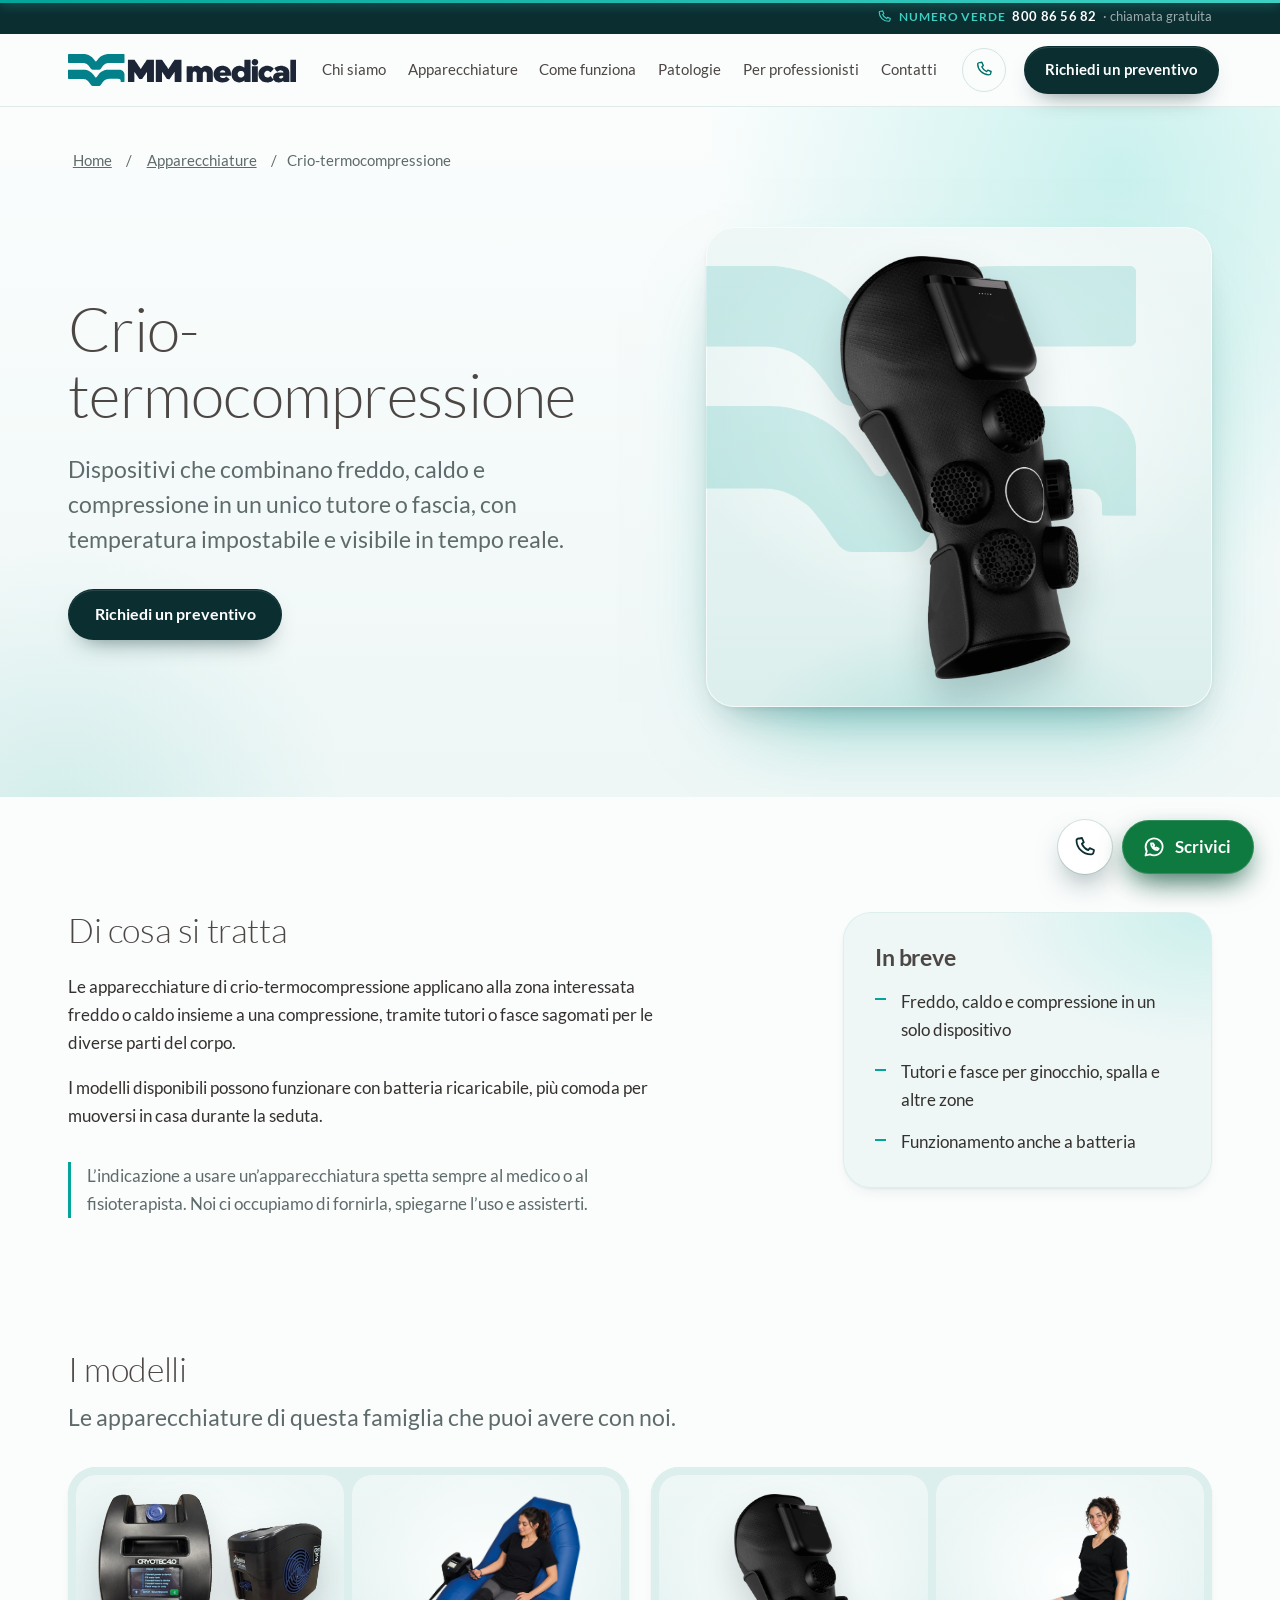
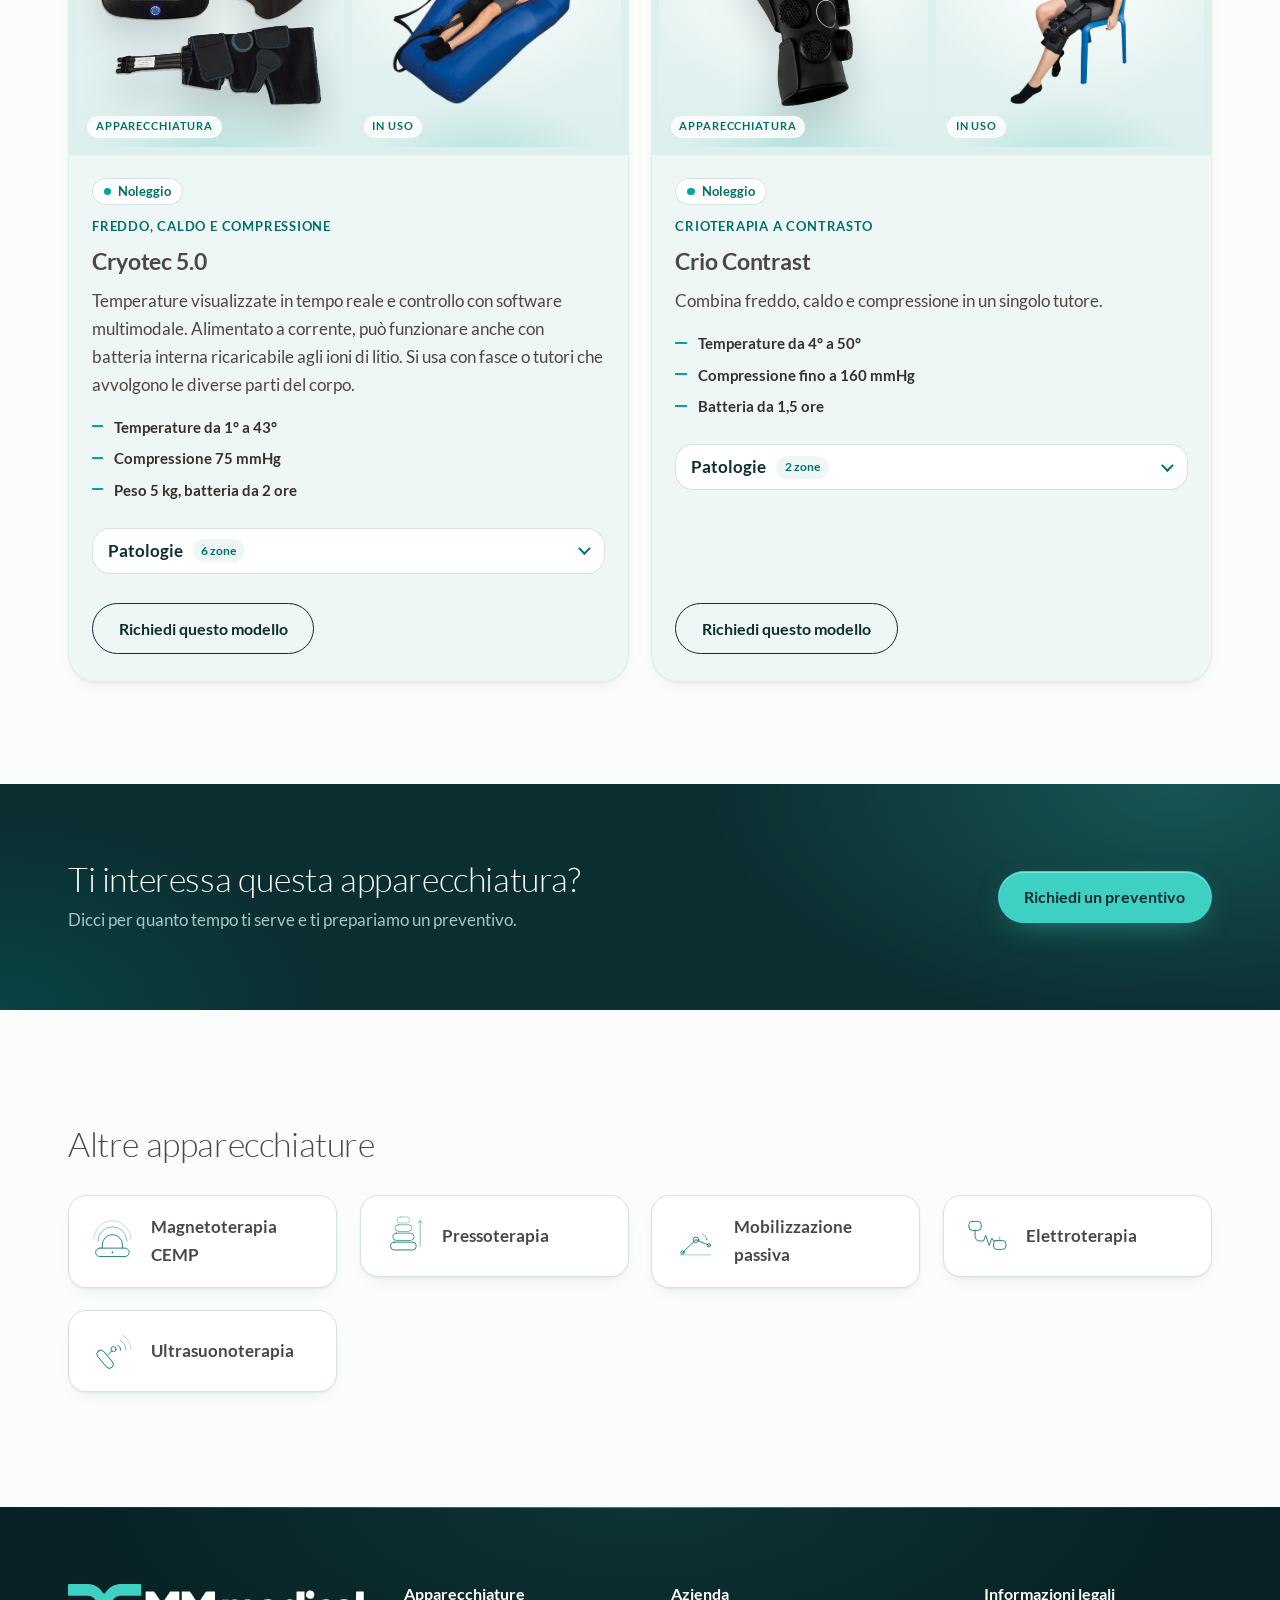
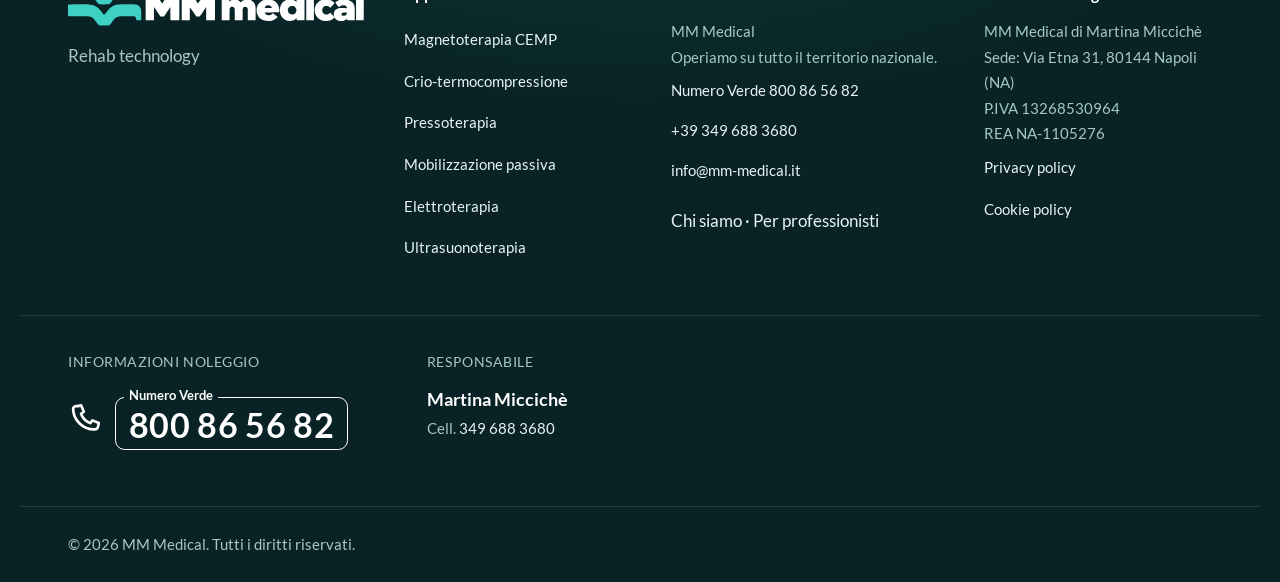
<file: apparecchiature/crio-termocompressione/index.html>
<!DOCTYPE html><html lang="it"><head><meta charset="utf-8"><meta name="viewport" content="width=device-width, initial-scale=1"><title>Noleggio crioterapia e termocompressione | MM Medical</title><meta name="description" content="Crio-termocompressione: Cryotec 5.0 e Crio Contrast, freddo, caldo e compressione in un unico tutore. Operiamo su tutto il territorio nazionale."><link rel="canonical" href="https://www.mm-medical.it/apparecchiature/crio-termocompressione/"><link rel="icon" href="/favicon.svg" type="image/svg+xml"><meta name="theme-color" content="#0b2e31"><script>document.documentElement.classList.add('js');</script><script>
      // Page transitions: only the photo that travels (clicked card <-> device hero) gets a transition name,
      // so every other photo fades with the page. Browsers without these events simply skip the effect.
      (function () {
        var slug = function (u) { var m = new URL(u, location.href).pathname.match(/^\/apparecchiature\/([^\/]+)\/?$/); return m ? m[1] : null; };
        var photo = function (s, home) { return home ? document.querySelector('[data-device="' + s + '"] .ph') : document.querySelector('.stage .photo'); };
        var name = function (el, s) { if (el) el.style.viewTransitionName = 'dev-' + s; };
        addEventListener('pageswap', function (e) {
          if (!e.viewTransition || !e.activation) return;
          var to = new URL(e.activation.entry.url), here = slug(location.href), dest = slug(to.href);
          if (dest && !here) name(photo(dest, true), dest);
          else if (here && to.pathname === '/') name(photo(here, false), here);
        });
        addEventListener('pagereveal', function (e) {
          if (!e.viewTransition || !window.navigation || !navigation.activation || !navigation.activation.from) return;
          var from = new URL(navigation.activation.from.url), here = slug(location.href), prev = slug(from.href);
          if (here && from.pathname === '/') name(photo(here, false), here);
          else if (!here && prev) name(photo(prev, true), prev);
        });
      })();
    </script><link rel="alternate" hreflang="it" href="https://www.mm-medical.it/apparecchiature/crio-termocompressione/"><link rel="alternate" hreflang="x-default" href="https://www.mm-medical.it/apparecchiature/crio-termocompressione/"><meta property="og:type" content="website"><meta property="og:locale" content="it_IT"><meta property="og:site_name" content="MM Medical"><meta property="og:title" content="Noleggio crioterapia e termocompressione | MM Medical"><meta property="og:description" content="Crio-termocompressione: Cryotec 5.0 e Crio Contrast, freddo, caldo e compressione in un unico tutore. Operiamo su tutto il territorio nazionale."><meta property="og:url" content="https://www.mm-medical.it/apparecchiature/crio-termocompressione/"><meta property="og:image" content="https://www.mm-medical.it/og.jpg"><meta property="og:image:width" content="1200"><meta property="og:image:height" content="630"><meta property="og:image:alt" content="MM Medical: noleggio di apparecchiature per la riabilitazione"><meta name="twitter:card" content="summary_large_image"><meta name="twitter:image" content="https://www.mm-medical.it/og.jpg"><script type="application/ld+json">{"@context":"https://schema.org","@type":"LocalBusiness","name":"MM Medical","url":"https://www.mm-medical.it","telephone":"+39 349 688 3680","email":"info@mm-medical.it","description":"Crio-termocompressione: Cryotec 5.0 e Crio Contrast, freddo, caldo e compressione in un unico tutore. Operiamo su tutto il territorio nazionale.","areaServed":{"@type":"Country","name":"Italia"}}</script><script type="application/ld+json">{"@context":"https://schema.org","@type":"BreadcrumbList","itemListElement":[{"@type":"ListItem","position":1,"name":"Home","item":"https://www.mm-medical.it/"},{"@type":"ListItem","position":2,"name":"Apparecchiature","item":"https://www.mm-medical.it/#apparecchiature"},{"@type":"ListItem","position":3,"name":"Crio-termocompressione","item":"https://www.mm-medical.it/apparecchiature/crio-termocompressione/"}]}</script><link rel="stylesheet" href="/_astro/Base.Cmo2KmZf.css"><style>.bodymap[data-astro-cid-vk6je62c]{width:100%;height:auto;display:block;overflow:visible}.ground[data-astro-cid-vk6je62c]{fill:#0b2e3114}.sil[data-astro-cid-vk6je62c],.head[data-astro-cid-vk6je62c]{fill:#fff;stroke:#00716a52;stroke-width:2px;stroke-linejoin:round;vector-effect:non-scaling-stroke}.spine[data-astro-cid-vk6je62c]{fill:none;stroke:#00716a2e;stroke-width:2px;stroke-dasharray:3 6;stroke-linecap:round}.zone[data-astro-cid-vk6je62c]{cursor:pointer;outline:none}.region[data-astro-cid-vk6je62c]{fill:var(--teal-glow);stroke:var(--teal-glow);opacity:0;transition:opacity .3s var(--ease)}.dot[data-astro-cid-vk6je62c]{fill:var(--teal);stroke:#fff;stroke-width:2.5px;transform-box:fill-box;transform-origin:50%;transition:transform .3s var(--ease), fill .3s}.pulse[data-astro-cid-vk6je62c]{fill:none;stroke:var(--teal);stroke-width:1.5px;opacity:0;transform-box:fill-box;transform-origin:50%}.hit[data-astro-cid-vk6je62c]{fill:#0000}.zone[data-astro-cid-vk6je62c].on .region[data-astro-cid-vk6je62c],.zone[data-astro-cid-vk6je62c]:hover .region[data-astro-cid-vk6je62c],.zone[data-astro-cid-vk6je62c]:focus-visible .region[data-astro-cid-vk6je62c]{opacity:.4}.zone[data-astro-cid-vk6je62c].on .dot[data-astro-cid-vk6je62c],.zone[data-astro-cid-vk6je62c]:hover .dot[data-astro-cid-vk6je62c],.zone[data-astro-cid-vk6je62c]:focus-visible .dot[data-astro-cid-vk6je62c]{fill:var(--ink);transform:scale(1.35)}.zone[data-astro-cid-vk6je62c]:focus-visible .hit[data-astro-cid-vk6je62c]{stroke:var(--teal-deep);stroke-width:2px;stroke-dasharray:4 4}.is-mini[data-astro-cid-vk6je62c] .sil[data-astro-cid-vk6je62c],.is-mini[data-astro-cid-vk6je62c] .head[data-astro-cid-vk6je62c]{stroke-width:1.25px}.is-mini[data-astro-cid-vk6je62c] .region[data-astro-cid-vk6je62c]{opacity:.85;fill:var(--teal);stroke:var(--teal)}.is-mini[data-astro-cid-vk6je62c] .dot[data-astro-cid-vk6je62c]{fill:var(--ink);stroke-width:1px;transform:scale(2.4)}.is-mini[data-astro-cid-vk6je62c] .spine[data-astro-cid-vk6je62c]{display:none}.is-figure[data-astro-cid-vk6je62c] .sil[data-astro-cid-vk6je62c],.is-figure[data-astro-cid-vk6je62c] .head[data-astro-cid-vk6je62c]{stroke-width:1.5px}.is-figure[data-astro-cid-vk6je62c] .region[data-astro-cid-vk6je62c]{opacity:.5}.is-figure[data-astro-cid-vk6je62c] .dot[data-astro-cid-vk6je62c]{fill:var(--teal-deep);stroke-width:2px;transform:scale(1.5)}.is-figure[data-astro-cid-vk6je62c] .spine[data-astro-cid-vk6je62c]{display:none}@media (prefers-reduced-motion:no-preference){.is-interactive[data-astro-cid-vk6je62c] .pulse[data-astro-cid-vk6je62c]{animation:bm-pulse 2.6s var(--ease) infinite}.is-interactive[data-astro-cid-vk6je62c] .zone[data-astro-cid-vk6je62c]:nth-of-type(2n) .pulse[data-astro-cid-vk6je62c]{animation-delay:.65s}.is-interactive[data-astro-cid-vk6je62c] .zone[data-astro-cid-vk6je62c]:nth-of-type(3n) .pulse[data-astro-cid-vk6je62c]{animation-delay:1.3s}.is-interactive[data-astro-cid-vk6je62c] .zone[data-astro-cid-vk6je62c]:hover .pulse[data-astro-cid-vk6je62c],.is-interactive[data-astro-cid-vk6je62c] .zone[data-astro-cid-vk6je62c].on .pulse[data-astro-cid-vk6je62c]{animation:none}}@keyframes bm-pulse{0%{opacity:.7;transform:scale(1)}70%,to{opacity:0;transform:scale(3)}}
</style><link rel="stylesheet" href="/_astro/_slug_.CMBwmDP9.css"></head><body><a class="skip" href="#main">Vai al contenuto</a><header class="site-header" data-astro-cid-nen7h5rs><div class="topline" data-astro-cid-nen7h5rs><div class="wrap tl-in" data-astro-cid-nen7h5rs><a class="tl-tf" href="tel:800865682" aria-label="Numero Verde 800 86 56 82, chiamata gratuita" data-astro-cid-nen7h5rs><svg class="i" viewBox="0 0 24 24" fill="none" stroke="currentColor" stroke-width="1.8" stroke-linecap="round" stroke-linejoin="round" aria-hidden="true"><path d="M6.6 3.5 9 3l1.8 4.3-1.9 1.5a11.5 11.5 0 0 0 6.3 6.3l1.5-1.9L21 15l-.5 2.4a2.5 2.5 0 0 1-2.5 2c-8 0-14.5-6.5-14.5-14.5a2.5 2.5 0 0 1 2.1-1.4z"></path></svg><span class="tl-lbl" data-astro-cid-nen7h5rs>Numero Verde</span> <strong data-astro-cid-nen7h5rs>800 86 56 82</strong><span class="tl-free" data-astro-cid-nen7h5rs>· chiamata gratuita</span></a></div></div><div class="wrap bar" data-astro-cid-nen7h5rs><a class="brand" href="/" aria-label="MM Medical, home" data-astro-cid-nen7h5rs><svg class="logo" viewBox="99.5 168.3 1407.2 197.2" role="img" aria-label="MM Medical" xmlns="http://www.w3.org/2000/svg"><path fill="var(--logo-mark, #02818B)" fill-rule="evenodd" d="M 103 168.5 c -1.67 0.67 -2.67 1.33 -3.17 2.67 -0.33 0.67 -0.33 1 -0.33 24.5 0 15.67 0 24 0.17 24.33 0.5 1.5 2 3 3.67 3.5 0.33 0.17 13.83 0.17 45.5 0.33 26.67 -0 45.83 -0 47 0.17 3.33 0.17 9 1.5 12.5 2.83 3.83 1.33 9.83 5.33 14.17 9.33 3 2.67 3.67 3.33 6.83 7.33 1.5 2 3 3.83 3.33 4.17 1 1.33 5.67 7.67 7.17 10 0.83 1.17 3.33 3.67 4.67 4.67 1.33 0.83 3.17 1.83 4.83 2.17 l 1.33 0.33 20.17 0.17 c 11.67 -0 20.67 -0 21.17 -0.17 4.17 -0.83 7.67 -3 10 -6.33 0.5 -0.67 1.17 -1.67 1.5 -2.17 0.33 -0.33 1.67 -2 2.83 -3.67 1.17 -1.67 2.5 -3.5 3 -4.17 0.67 -0.67 1.67 -2 2.33 -2.83 2.5 -3.33 7.5 -9 10 -11.17 3.17 -2.83 8.17 -5.83 12.5 -7.67 3.33 -1.33 8.67 -2.5 12.67 -2.83 1.5 -0.17 17.5 -0.17 49.67 -0.17 l 47.5 -0.17 0.83 -0.33 c 1.33 -0.67 1.83 -1.17 2.5 -2.33 l 0.5 -1 0 -23.17 c 0 -12.67 -0.17 -23.67 -0.17 -24.33 -0.17 -1.83 -0.67 -2.67 -2.17 -3.5 l -1 -0.67 -48 -0 c -29.33 -0 -49.17 -0 -51.17 0.17 -5.67 0.33 -10.67 1 -17 2.67 -6.5 1.5 -9.5 2.67 -16.5 6 -5.5 2.67 -12.67 7.5 -16.17 10.83 -0.33 0.5 -1.83 1.83 -3.33 3.33 -1.5 1.33 -3.5 3.33 -4.33 4.5 -2.83 3.17 -8.5 10.5 -11.33 14.67 -1.67 2.67 -3 3.33 -5.67 3.33 -2.17 -0 -3.33 -0.83 -5.33 -3.67 -3.33 -4.67 -3.67 -5.17 -6.83 -9 -1.33 -1.67 -2.67 -3.33 -3 -3.67 -2.5 -3.33 -7.83 -8.67 -11.5 -11.5 -0.33 -0.17 -1.17 -0.83 -1.83 -1.33 -0.67 -0.5 -2 -1.5 -2.83 -2 -0.83 -0.67 -2.17 -1.5 -3 -2.17 -1.67 -1 -4.5 -2.67 -6.33 -3.5 -0.67 -0.33 -2.5 -1.17 -3.83 -1.83 -3.33 -1.5 -6.83 -2.67 -10.33 -3.67 -0.83 -0.17 -2.17 -0.5 -3 -0.67 -1 -0.33 -2.33 -0.67 -3.17 -0.83 -0.83 -0.17 -2 -0.33 -2.33 -0.5 -0.33 -0 -2.5 -0.33 -4.67 -0.67 l -3.83 -0.5 -47.83 -0 c -38.83 -0 -47.83 -0 -48.33 0.17z M 117.17 265 l -14.5 -0 -0.83 0.67 c -0.5 0.33 -1.17 1 -1.33 1.33 -1 1.17 -1 -0.5 -1 26.17 0 27.67 -0.17 25.83 1.33 27.17 1.33 1.33 -3.33 1.17 47.33 1.33 32 -0 45.5 -0 46.83 0.17 3 0.33 8 1.33 10.67 2.33 2.5 0.83 6.67 2.83 7.83 3.67 2 1.5 3.83 2.67 5 3.5 3.5 2.5 4.83 3.67 7.67 7.33 1.17 1.5 3.67 4.5 5.17 6.33 1.67 2.17 4.5 6 5.67 8.17 0.5 0.83 1.5 2.17 2.33 3.17 0.67 1 1.67 2.33 2.17 3 1.5 2.33 3 3.5 5.83 5 2.33 1.17 1.83 1.17 22.67 1.17 19.67 -0 22.5 -0.17 24.17 -0.67 2.33 -0.67 5.67 -3.17 6.83 -5 1.17 -1.67 2.83 -4.17 4.33 -6.33 1.17 -1.5 2.5 -3.33 3 -4.17 2.83 -3.83 3.33 -4.67 4.5 -6.33 0.83 -1 2 -2.33 2.5 -3.17 0.67 -0.83 1.5 -1.83 1.83 -2.17 1.83 -2.5 5.67 -6 8.5 -7.83 0.83 -0.5 1.67 -1 1.83 -1.17 0.17 -0.17 0.83 -0.5 1.5 -0.83 0.5 -0.33 1.17 -0.67 1.67 -1 3.33 -2.33 11.17 -4.5 17.5 -5 4.33 -0.33 60.83 -0.33 64.83 -0 3.5 0.33 4.67 0.67 7 2.67 1.83 1.67 2.83 3.17 3.33 4.67 0.67 1.83 0.83 3 0.83 7 0 3.17 0 3.5 0.33 3.83 l 0.33 0.33 10.67 0.17 c 11.5 -0 11.67 -0 12.17 -0.83 0.17 -0.5 0.33 -42.33 0 -45.67 -0.33 -5 -1 -7.67 -3.17 -11.83 -3.83 -7.67 -8.5 -11.83 -18 -15.5 -2 -0.83 -5.33 -1.5 -9 -1.67 -3.17 -0.17 -60.83 -0.17 -70.17 -0 -3.83 -0 -7.33 0.17 -7.67 0.33 -0.5 -0 -2 0.33 -3.5 0.5 -1.33 0.17 -3.33 0.5 -4.17 0.83 -0.83 0.17 -2 0.5 -2.33 0.5 -2 0.33 -9 2.67 -12 4 -6 2.83 -7.33 3.5 -10 5.33 -4.5 2.83 -5.5 3.67 -10.33 7.83 -3.33 2.83 -3.67 3.17 -7.67 8 -0.83 1 -2.17 2.67 -3.17 4 -1 1.17 -2.5 3 -3.33 4.17 -0.67 1.17 -1.83 2.67 -2.17 3.17 -0.5 0.67 -1.67 2.33 -2.67 3.5 -3.67 5.33 -4.33 6 -7.33 6 -1.5 -0 -2.5 -0.33 -3.33 -1.17 -1.33 -1.33 -4.5 -5.83 -7.83 -10.67 -1.17 -1.83 -2.33 -3.5 -3.5 -4.67 -1.67 -1.83 -4.67 -5.33 -7.17 -8.17 -1 -1.5 -1.67 -2 -3.5 -3.67 -0.83 -0.67 -2 -1.67 -2.67 -2.33 -3.33 -2.83 -9.67 -7.33 -12 -8.33 -0.33 -0.17 -1.17 -0.5 -1.83 -1 -1.5 -0.83 -5.17 -2.5 -7 -3.17 -0.83 -0.33 -2.17 -0.83 -2.83 -1.17 -0.83 -0.33 -2.17 -0.67 -3 -0.83 -0.83 -0.17 -2 -0.5 -2.67 -0.67 -4.67 -1.33 -10.17 -2.17 -15.33 -2.33 -3.5 -0.17 -53.17 -0.17 -81.17 -0z"></path><path fill="var(--logo-word, #1D2637)" fill-rule="evenodd" d="M 1249 199.17 c -3.5 0.33 -8.17 2.5 -10.5 4.67 -1.5 1.33 -4 4.5 -4.67 5.83 -2 4 -2.67 8.83 -1.83 14 0.83 4.17 3.5 8.33 7.17 11.17 3.83 2.83 7 3.67 12.5 3.67 7.17 -0 12.67 -2.67 16.33 -8 1.5 -2.5 2.83 -5.67 3.17 -7.83 0.17 -0.5 0.17 -1.67 0.33 -2.33 0.83 -6 -3 -14.33 -8.17 -17.67 -4.33 -2.67 -9.5 -4 -14.33 -3.5z M 469.33 204.33 l -0.5 0.5 0 67.5 0.17 67.33 0.33 0.33 c 0.17 0.17 0.83 0.33 2.67 0.33 2.83 0.17 35.5 0.17 35.83 -0 0.83 -0.17 0.83 0.83 0.83 -30.83 0 -28.17 0 -30 0.33 -30.33 0.33 -0.5 0.67 -0.33 1.5 1.17 0.33 0.67 1.33 2 2.17 3.33 2.17 2.67 2.67 3.5 5.33 7.33 1 1.67 2.17 3.5 2.5 4 2 3.17 5.5 8.33 6.83 10.17 0.83 1.33 1.83 2.83 2.5 3.5 0.5 0.83 2.67 4 4.67 7 2.17 3.17 4 6 4.33 6.33 0.33 0.33 1 0.67 1.67 0.83 0.83 0.33 1.17 0.33 7.33 0.33 5.67 -0 6.5 -0 7.17 -0.33 0.67 -0.33 2 -1.67 3 -3.17 0.5 -0.5 1.67 -2.5 3 -4.17 1.17 -1.83 2.67 -4 3.33 -5 1.67 -2.5 3.5 -5.17 4.17 -6.33 0.83 -1.33 4.5 -6.67 5.83 -8.67 0.67 -0.83 1.5 -2 1.83 -2.67 0.83 -1 3.17 -4.67 4.83 -7.33 1.83 -2.67 4.33 -6.33 4.67 -6.5 0.83 -0.5 0.83 -1.83 0.83 30.33 0.17 21.5 0.17 30.17 0.33 30.5 0.17 0.17 0.33 0.33 0.67 0.5 0.17 -0 9.5 -0 20.67 -0 l 20.17 -0 0.33 -0.33 0.5 -0.33 0 -67.5 0 -67.33 -0.5 -0.5 -0.5 -0.33 -20.83 -0 c -14.33 -0 -21 -0 -21.33 0.17 -0.83 0.33 -1.67 1.67 -7.17 9.67 -1.5 2.17 -3.83 5.67 -5.33 7.67 -1.33 2.17 -2.67 4.17 -3 4.5 -0.67 1.17 -2.33 3.67 -2.83 4.67 -0.33 0.5 -0.83 1.33 -1.33 1.83 -5.17 7.5 -8 12 -9.83 14.83 -1 1.5 -2.5 4 -3.5 5.33 -1 1.5 -2.33 3.67 -3 4.67 -1.5 2.33 -2 2.83 -2.5 2.83 -0.33 -0 -2 -2.33 -4.17 -5.83 -0.33 -0.67 -1.5 -2.33 -2.5 -3.67 -1 -1.33 -2.33 -3.5 -3.33 -4.83 -0.83 -1.33 -2.5 -3.83 -3.67 -5.67 -1.17 -1.67 -2.67 -4 -3.5 -5.17 -5.83 -8.67 -9.5 -14.17 -12.67 -18.83 -1 -1.5 -2.67 -3.83 -3.67 -5.33 -3.67 -5.33 -4.33 -6.17 -4.83 -6.5 l -0.5 -0.33 -19.5 -0 -19.5 -0 -0.33 0.33z M 1187.33 204.17 c -0.33 0.17 -0.5 0.33 -0.5 0.5 -0.17 -0 -0.17 11 -0.33 24.17 0 17.83 -0.17 24.17 -0.17 24.17 -0.5 0.33 -0.67 0.17 -1.83 -0.83 -1.5 -1.33 -4 -3.33 -5.5 -4 -0.5 -0.33 -1.67 -1 -2.33 -1.33 -2 -1.33 -5.83 -3 -7.67 -3.67 -2.17 -0.67 -8 -1.83 -10.33 -2 -3.17 -0.33 -6.5 -0 -10.5 0.67 -6.33 1 -7.67 1.33 -12.83 3.67 -2 1 -7.17 4 -8.33 4.83 -4.17 3.33 -7.5 6.83 -11.17 11.5 -2.5 3.33 -6 11.5 -7.33 17.5 -2.5 10.33 -2.17 19.33 1.33 31.67 0.33 1.33 1.83 4.5 3.33 7.67 0.83 1.67 1.33 2.33 4 6.17 4.5 6.33 11.5 11.83 19 15 7.17 3 12.33 4 20.33 3.83 8.83 -0.33 15.33 -2.33 22.5 -7 1.17 -0.83 4.67 -3.67 5.83 -4.67 1.83 -1.83 2 -1.5 2.5 5 0.17 2.83 0.33 3.33 1 3.67 0.17 0.17 4.83 0.17 17.83 0.17 l 17.67 -0 0.33 -0.33 0.5 -0.5 0 -67.5 0 -67.5 -0.33 -0.5 -0.5 -0.33 -17.67 -0 c -9.83 -0 -17.83 -0 -18 -0 -0.33 -0.17 -0.67 -0 -0.83 -0z m -17.17 68.83 c 1.33 0.17 2.83 0.5 3.33 0.67 0.5 0.33 1.17 0.5 1.5 0.5 0.83 0.17 3.67 2.5 5.33 4.17 5.17 5.17 7.17 12.83 5 20.17 -1.17 3.33 -2 5.17 -3.83 7.17 -2.17 2.33 -4.33 3.83 -7.83 5.67 -4.67 2.17 -11 2.17 -16.33 -0.17 -2 -0.83 -5 -2.83 -6.5 -4.5 -2.5 -2.67 -3.83 -5 -5.17 -9.83 l -0.5 -1.83 0 -3.33 0.17 -3.5 0.67 -1.67 c 0.33 -1 1 -2.33 1.33 -3 0.5 -0.67 1.17 -1.83 1.5 -2.5 1.17 -2.17 4.5 -5.17 7 -6.5 3.67 -1.83 9.5 -2.5 14.33 -1.5z M 641 204.5 l -0.33 0.33 -0.17 67.33 0 67.33 0.5 0.5 0.33 0.33 9.5 -0 c 5.17 -0 13.5 -0 18.5 0.17 8.67 -0 9 -0 9.33 -0.33 l 0.33 -0.33 0 -29 c 0.17 -15.83 0.17 -29.5 0.33 -30.17 0.17 -2.33 0.5 -2 3.33 2.33 3 4.17 4 5.83 5.5 7.83 0.83 1 2.5 3.67 4 5.67 1.33 2 3 4.5 3.67 5.5 0.67 1 1.83 2.5 2.33 3.33 0.67 1 1.33 2.17 1.67 2.5 0.33 0.5 2.33 3.5 4.33 6.5 4.67 6.83 5.17 7.5 6.17 8.17 1 0.67 1.5 0.67 8.17 0.67 6.5 -0.17 6.5 -0.17 8.17 -1.5 1.17 -1.17 6.17 -8.17 7 -10 0.33 -0.33 1.17 -1.67 2 -3 0.83 -1.17 2.17 -3.17 3.17 -4.5 0.83 -1.33 2.17 -3.17 2.67 -4.17 1.67 -2.17 4.5 -6.33 5.5 -8.17 2.17 -3.5 2.5 -4 3.33 -5.17 0.5 -0.5 1.17 -1.5 1.5 -2 0.5 -0.5 1.5 -2 2.33 -3.17 1.67 -2.5 2.17 -2.83 2.5 -2.17 0.17 0.5 0.33 15.17 0.17 44.83 0 10.5 0 15.5 0.17 15.67 0.17 0.17 0.5 0.33 0.83 0.5 0.67 0.17 40 0.17 40.33 -0 0.83 -0.17 0.83 3.67 0.83 -67.83 0 -48.5 0 -67.17 -0.17 -67.5 -0.17 -0.33 -0.33 -0.5 -0.5 -0.67 -0.33 -0.17 -37.5 -0.17 -40.17 -0 -2.17 0.17 -2.67 0.33 -3.83 2.17 -2.17 3.5 -3.67 5.67 -4.67 7.17 -1.17 1.33 -2.67 3.5 -4.17 6.17 -0.33 0.67 -1.33 2.17 -2.17 3.17 -1.83 2.67 -4.5 6.67 -6.67 9.83 -0.83 1.33 -1.83 3 -2.33 3.5 -0.33 0.67 -1.5 2.33 -2.33 3.67 -1.67 2.5 -2.67 3.83 -6 8.67 -1.17 1.67 -2.67 4 -3.5 5.17 -4 6.33 -4.33 6.83 -5.17 6.33 0 -0.17 -0.67 -0.83 -1.17 -1.67 -0.5 -0.83 -1.17 -2.17 -1.67 -2.83 -1.5 -2.33 -5.33 -7.83 -8.5 -12.83 -1.83 -2.5 -4 -5.67 -5 -7.17 -1.67 -2.5 -2.5 -3.67 -4 -6.33 -0.5 -0.67 -1.33 -2 -2 -2.83 -0.67 -0.83 -1.5 -2 -2 -2.5 -1.83 -2.67 -5 -7.33 -7.83 -11.5 -3 -4.83 -4.67 -7 -5.33 -7.5 -0.67 -0.67 -3.67 -0.83 -21.67 -0.83 -16.33 -0 -16.83 -0 -17.17 0.33z M 1470.17 204.67 c -0.17 0.33 -0.33 3.67 -0.33 67.5 0 36.83 0 67.33 0.17 67.67 0 0.33 0.17 0.5 0.33 0.67 0.33 0.17 5.17 0.17 17.67 0.17 17.33 -0 17.33 -0 17.83 -0.33 0.17 -0.17 0.5 -0.5 0.5 -0.67 0.17 -0.33 0.17 -24.33 0.17 -53.5 0 -29.17 0 -55.83 0 -59.33 0.17 -3.5 0.17 -9.67 0 -14 l 0 -7.67 -0.5 -0.5 -0.5 -0.5 -17.5 -0 -17.5 -0 -0.33 0.5z M 1045.83 241.17 c -0.33 -0 -1.5 0.17 -2.67 0.33 -1.33 0.17 -2.67 0.33 -3.17 0.5 -1.17 -0 -6.33 1.33 -8 1.83 -10 3.33 -18.17 9 -24.5 17 -3.67 4.5 -7 10.67 -8.5 16.17 -0.33 1 -0.67 2.17 -0.83 2.83 -0.33 1.33 -1.17 5.17 -1.33 7 -0.5 4.17 0 14 0.67 17 0.17 0.33 0.33 1.17 0.5 1.67 0 0.67 0.5 2 0.83 3.17 0.5 1.17 1 2.67 1.17 3.17 1 3 3.17 7 6.33 11.33 3.83 5.33 5.17 6.67 10.17 10.5 4 2.83 6.5 4.33 11 6 7.83 3.33 14.33 4.5 24.5 4.33 7.83 -0 12.67 -0.67 20.33 -2.83 2.33 -0.67 6.83 -2.67 9.33 -4 1.33 -0.83 6 -3.83 7.17 -4.83 2.67 -2.17 7.5 -7.17 7.5 -7.67 0 -0.5 -1.33 -1.83 -4.67 -4.33 -1.5 -1.17 -3 -2.33 -3.33 -2.67 -0.5 -0.33 -1.17 -1 -1.67 -1.33 -0.67 -0.33 -1.5 -1 -2.17 -1.5 -6.33 -4.83 -9.83 -7.5 -10.5 -7.5 -0.17 -0 -1.17 0.83 -2.67 2.33 -4.33 4.17 -7 5.67 -12.5 6.5 -4 0.67 -8 0.33 -11.83 -0.67 -4.67 -1.33 -9.67 -5.67 -11.17 -9.5 -0.17 -0.67 -0.5 -1.33 -0.5 -1.5 -0.33 -0.67 0.17 -1.17 0.83 -1.33 0.33 -0.17 14.17 -0.17 30.83 -0.17 32.5 -0 35.83 -0 36.17 -0.17 0.5 -0.17 0.67 -1 1 -4.17 0.67 -6.33 0 -15.83 -1.67 -20.83 -0.17 -0.83 -0.83 -2.5 -1.17 -3.67 -1 -3.17 -1.67 -4.67 -3.67 -8.33 -1.5 -2.5 -2.67 -4.17 -4.17 -6 -0.83 -0.83 -1.83 -2.17 -2.5 -2.83 -2.83 -3.5 -7.67 -7 -14 -10.17 -4.17 -2.17 -10.83 -4.33 -15.17 -5 -1 -0 -2.33 -0.33 -3 -0.5 -1 -0.17 -11.33 -0.5 -13 -0.17z m 8.5 27.67 c 4.67 0.67 8.5 2.5 10.83 4.83 1.33 1.5 2.17 2.67 3.17 5.33 1 2.33 0.83 2.83 -0.5 3.17 -1.17 0.17 -31.5 0.17 -32 -0.17 -0.5 -0.33 -0.5 -0.67 0 -2.33 0.67 -2.17 1.83 -4.33 3.33 -5.67 2.83 -2.83 6.5 -4.67 10.33 -5.17 2.33 -0.33 2.5 -0.33 4.83 -0z M 1322 241.17 c -2 0.17 -5.5 0.67 -8.67 1.5 -1 0.17 -2.33 0.5 -2.67 0.5 -2.5 0.5 -5.83 1.83 -9.5 3.67 -4.33 2.17 -7.17 3.83 -8.5 5.17 -0.67 0.67 -2 1.67 -2.83 2.33 -2 1.67 -3.83 3.67 -7.5 8 -1 1.33 -2.5 3.83 -4 6.83 -0.5 1.33 -1.17 2.5 -1.17 2.5 -0.5 0.67 -2.5 6.33 -2.83 8.17 -1.17 6.17 -1.5 9 -1.5 13 0.17 7.83 1.67 14.33 4.67 21.17 1.17 2.67 1.33 3.17 2.5 5 3.83 6.17 8.5 11.33 14 15.17 3.33 2.17 4 2.67 10.67 5.83 2.5 1.17 6 2.17 11 3 7.5 1.33 18.67 1.17 24 -0.5 0.67 -0.17 2.33 -0.67 3.83 -1 3.17 -0.83 4.67 -1.33 7.83 -2.83 6 -3 10.83 -6.5 14.33 -10.5 0.67 -1 1 -0.83 2.17 0.83 1.33 2 3 3.83 5.17 5.83 2.33 2.17 3 2.67 5.5 4 2.67 1.5 3.17 1.83 5 2.33 5.5 2 8.67 2.5 15.33 2.5 5.83 -0 9.67 -0.67 14.83 -2.33 0.83 -0.33 1.5 -0.5 1.67 -0.5 0.33 -0 3.83 -1.83 5 -2.67 1.33 -0.83 2.33 -1.67 4.33 -3.5 1.33 -1.17 1.5 -1.33 2 -1 0.33 0.17 0.5 1.83 0.5 4.33 0 2 0.17 2.5 1 2.67 0.5 0.17 34.5 0.17 35 -0.17 0.5 -0 0.67 -0.83 0.5 -1.83 0 -0.33 0 -13.67 0 -29.33 l -0.17 -28.67 -0.33 -2.5 c -0.33 -1.5 -0.67 -3.17 -0.83 -3.83 -0.67 -2.33 -1.33 -5 -1.33 -5.17 0 -0.17 -0.33 -0.83 -0.67 -1.5 -0.33 -0.83 -0.67 -1.83 -0.83 -2.17 -1.17 -2.33 -3.17 -6 -4.33 -7.67 -1 -1.17 -3 -3.17 -4.83 -4.67 -5 -4.17 -10.17 -6.83 -17.67 -9.5 -1.5 -0.5 -6.5 -1.5 -8.67 -1.83 -0.83 -0.17 -2.33 -0.33 -3.17 -0.5 -3.83 -0.5 -13 -0.33 -17 0.17 -0.83 0.17 -1.83 0.33 -2.5 0.5 -1 -0 -3.67 0.67 -6.33 1.33 -0.67 0.17 -1.67 0.5 -2.33 0.67 -0.5 -0 -1.5 0.33 -2.17 0.67 -0.67 0.33 -1.33 0.5 -1.5 0.5 -0.33 -0 -4.67 2 -7.67 3.67 -3.17 1.5 -6.83 4 -9 6 -1.33 1.33 -1.33 1.17 2.17 6.17 0.67 1.17 1.67 2.33 2 2.83 1.5 2.17 4.67 6.33 7.17 9.33 0.67 0.83 1.5 1.83 1.83 2.17 1 1.5 2.17 2.5 2.83 2.5 0.5 -0 1.83 -0.83 3.33 -2.33 2.67 -2.33 7 -4.5 11.67 -5.67 2.17 -0.5 2.5 -0.5 5.5 -0.67 2.67 -0 3.67 -0 4.83 0.17 4.83 1 7.67 2.33 10.33 5.33 1 1 1.83 3 2 5.17 0.67 3.67 0.5 4 -1.67 3.67 -0.83 -0 -3.33 -0.33 -5.67 -0.5 -2.33 -0.17 -5.33 -0.5 -6.5 -0.67 -5.83 -0.5 -16.67 -0.33 -21 0.33 -1.33 0.33 -2.83 0.67 -3.33 0.83 -0.5 0.17 -1.67 0.5 -2.33 0.67 -3 1 -4.83 1.67 -7.33 3.17 -4.5 2.33 -8.83 6.67 -11 10.33 -3 5.5 -3.83 8.83 -3.67 15 0 4.33 0.33 6.67 1.17 9.17 0.83 2.67 0.33 2.67 -2 -0.17 -0.83 -0.67 -1.5 -1.67 -1.83 -1.83 -0.5 -0.5 -1.5 -1.67 -3.17 -3.83 -4.83 -6 -10.17 -11.67 -10.83 -11.67 -0.33 -0 -0.83 0.5 -1.67 1.33 -0.67 0.67 -2 1.83 -2.83 2.33 -0.83 0.5 -1.83 1.33 -2.17 1.67 -1.67 1.17 -4.17 2.33 -6.33 3 -2 0.33 -2.33 0.33 -5 0.33 -4.33 -0 -7.17 -0.67 -10.17 -2.5 -5 -2.83 -7.17 -5.5 -9 -11.17 -1.33 -4.33 -1.33 -9.33 0.17 -14 1.5 -4.5 5.17 -9.17 9.17 -11.17 5.5 -2.83 13.5 -2.83 19.17 0.17 2.5 1.17 4 2.33 6.5 4.83 1.17 1.17 2.17 2.17 2.33 2.17 0.33 -0 1.67 -1.33 4.17 -4 1.17 -1.33 3.17 -3.33 4.33 -4.67 1.17 -1.17 2.67 -2.5 3.33 -3.17 1.17 -1.17 3.17 -3.5 5.33 -6.17 0.67 -0.67 1.67 -1.83 2.17 -2.33 0.83 -0.67 1.17 -1.17 1.17 -1.33 0 -0.67 -0.83 -1.83 -2.67 -3.67 -3.5 -3.5 -6.33 -5.5 -10.83 -8 -0.33 -0.33 -1.17 -0.67 -1.67 -1 -1.67 -1 -4.5 -2.17 -7 -3 -0.33 -0 -1 -0.33 -1.33 -0.5 -0.83 -0.33 -6.17 -1.5 -7.67 -1.67 -0.83 -0.17 -2.17 -0.33 -3.17 -0.5 -2.17 -0.17 -8.33 -0.33 -11.17 -0.17z m 103.83 62.17 c 0.5 0.5 0.5 1 0.33 3.17 -0.33 3.83 -1.17 5.67 -3.83 8.5 -2.17 2.5 -4.83 3.67 -8.67 4.17 -5.33 0.83 -8.83 -0.17 -11.17 -2.67 -2.17 -2.17 -2.67 -4.67 -1.67 -7.17 1.17 -3.67 4.67 -5.67 10.33 -6.17 3 -0.17 14.17 -0 14.67 0.17z M 886.5 241.67 c -1.17 0.17 -2.67 0.5 -3.33 0.67 -0.67 0.17 -1.83 0.5 -2.5 0.67 -1.83 0.5 -4.33 2 -8 4.5 -1 0.67 -2.83 2.33 -3.83 3.33 -0.67 0.83 -1.5 1 -1.5 0.33 -0.17 -0.67 -0.5 -4.5 -0.5 -5.67 0 -1.17 -0.17 -1.5 -1.17 -1.67 -0.83 -0.17 -33.33 -0.5 -34 -0.33 -0.33 0.17 -0.5 0.33 -0.67 0.67 -0.17 0.33 -0.17 12.5 -0.17 48.17 0 46.5 0.17 47.67 0.33 48 l 0.33 0.33 17.83 -0 c 10.33 -0 17.83 -0 18 -0.17 0.33 -0 0.5 -0.33 0.67 -0.5 0 -0.17 0.17 -11.67 0.17 -26.33 l 0.17 -26 0.33 -1.67 c 1.17 -4.67 3.5 -7.67 7.33 -9.33 4.33 -2 9.67 -0.83 13 2.67 1.67 1.67 2.5 3.67 3.17 6.67 l 0.5 2.33 0.17 25.83 c 0 24.5 0 25.83 0.33 26.17 l 0.33 0.33 18 0.17 18.17 -0 0.33 -0.5 c 0.33 -0.33 0.33 -0.33 0.33 -26.17 l 0 -25.67 0.5 -2.17 c 1 -5.67 4.67 -9.67 9.33 -10.33 4.17 -0.67 7.67 0.33 10.5 3 1.83 1.67 3.17 4.17 3.83 7.5 l 0.33 2 0 25.67 0 25.67 0.33 0.33 0.5 0.5 11.67 -0 c 17 0.33 24.17 0.17 24.67 -0.17 0.17 -0.33 0.17 -1.67 0.17 -29.83 0 -30.67 0 -31.5 -0.67 -35.67 -0.33 -2.17 -0.5 -2.5 -1.17 -5.33 -1.33 -4.83 -4.67 -11.67 -6.83 -14 -0.33 -0.33 -0.67 -0.83 -0.83 -1 -1 -1.5 -4.33 -4.33 -6.83 -6 -0.67 -0.33 -2 -1.33 -3 -2 -3.33 -2.17 -7.17 -3.67 -11.83 -4.5 -4.67 -0.83 -10.33 -1.33 -13 -0.83 -0.67 0.17 -2 0.33 -3.17 0.5 -2.17 0.17 -5.83 1 -7.33 1.67 -2.83 1 -6.67 3.17 -8.33 4.5 -0.5 0.33 -1.17 0.83 -1.67 1.33 -0.67 0.33 -2.33 1.83 -3.83 3.33 -1.67 1.67 -2.83 2.67 -3.17 2.67 -0.17 -0 -0.67 -0.33 -1.17 -1 -2.67 -3.33 -8.33 -7.83 -12 -9.67 -1.17 -0.5 -2.67 -1.17 -3.33 -1.33 -5.67 -1.83 -7 -2 -11.5 -2.17 -3.5 -0 -4.17 -0 -6 0.5z M 1233.33 243.83 c -0.33 0.17 -0.5 0.33 -0.5 0.5 0 0.17 0 21.67 0 48 0 46.17 0 47.67 0.33 48 0.17 0.33 1 0.33 17.83 0.33 l 17.5 -0 0.33 -0.33 0.5 -0.33 0 -21.5 c 0.17 -27.17 0.17 -27.33 0 -52.83 0 -20 -0.17 -21.17 -0.33 -21.5 -0.5 -0.33 -2.33 -0.5 -19.33 -0.5 -13.17 -0 -15.83 -0 -16.33 0.17z"></path></svg></a><nav class="nav" id="nav" aria-label="Principale" data-astro-cid-nen7h5rs><ul data-astro-cid-nen7h5rs><li style="--n: 0" data-astro-cid-nen7h5rs><a href="/chi-siamo/" data-astro-cid-nen7h5rs>Chi siamo</a></li><li style="--n: 1" data-astro-cid-nen7h5rs><a href="/#apparecchiature" data-astro-cid-nen7h5rs>Apparecchiature</a></li><li style="--n: 2" data-astro-cid-nen7h5rs><a href="/#come-funziona" data-astro-cid-nen7h5rs>Come funziona</a></li><li style="--n: 3" data-astro-cid-nen7h5rs><a href="/patologie/" data-astro-cid-nen7h5rs>Patologie</a></li><li style="--n: 4" data-astro-cid-nen7h5rs><a href="/professionisti/" data-astro-cid-nen7h5rs>Per professionisti</a></li><li style="--n: 5" data-astro-cid-nen7h5rs><a href="/#contatti" data-astro-cid-nen7h5rs>Contatti</a></li><li class="call" style="--n: 6" data-astro-cid-nen7h5rs><a href="tel:800865682" data-astro-cid-nen7h5rs>Numero Verde 800 86 56 82</a></li><li class="call" style="--n: 7" data-astro-cid-nen7h5rs><a href="tel:+393496883680" data-astro-cid-nen7h5rs>Chiama +39 349 688 3680</a></li><li class="menu-cta" style="--n: 8" data-astro-cid-nen7h5rs><a class="btn btn-primary" href="/#contatti" data-astro-cid-nen7h5rs>Richiedi un preventivo</a></li></ul></nav><div class="actions" data-astro-cid-nen7h5rs><a class="phone" href="tel:+393496883680" aria-label="Chiama MM Medical +39 349 688 3680" data-astro-cid-nen7h5rs><svg class="i" viewBox="0 0 24 24" fill="none" stroke="currentColor" stroke-width="1.8" stroke-linecap="round" stroke-linejoin="round" aria-hidden="true"><path d="M6.6 3.5 9 3l1.8 4.3-1.9 1.5a11.5 11.5 0 0 0 6.3 6.3l1.5-1.9L21 15l-.5 2.4a2.5 2.5 0 0 1-2.5 2c-8 0-14.5-6.5-14.5-14.5a2.5 2.5 0 0 1 2.1-1.4z"></path></svg><span data-astro-cid-nen7h5rs>+39 349 688 3680</span></a><a class="btn btn-primary cta" href="/#contatti" data-astro-cid-nen7h5rs>Richiedi un preventivo</a><button class="burger" type="button" aria-expanded="false" aria-controls="nav" aria-label="Apri il menu" data-astro-cid-nen7h5rs><span data-astro-cid-nen7h5rs></span><span data-astro-cid-nen7h5rs></span></button></div></div></header><script type="module">var e=document.querySelector(`.burger`),t=document.getElementById(`nav`),n=()=>{t?.removeAttribute(`data-open`),e?.setAttribute(`aria-expanded`,`false`)};e?.addEventListener(`click`,()=>{let n=e.getAttribute(`aria-expanded`)!==`true`;e.setAttribute(`aria-expanded`,String(n)),n?t?.setAttribute(`data-open`,`true`):t?.removeAttribute(`data-open`)}),t?.querySelectorAll(`a`).forEach(e=>e.addEventListener(`click`,n)),document.addEventListener(`keydown`,e=>{e.key===`Escape`&&n()}),document.addEventListener(`click`,e=>{t?.hasAttribute(`data-open`)&&!e.target.closest(`.site-header`)&&n()});var r=document.querySelector(`.site-header`),i=()=>r?.toggleAttribute(`data-scrolled`,scrollY>8);addEventListener(`scroll`,i,{passive:!0}),i();</script><main id="main"><section class="top aura" data-astro-cid-iyowqgce><div class="wrap" data-astro-cid-iyowqgce><nav class="crumbs" aria-label="Percorso" data-astro-cid-iyowqgce><a href="/" data-astro-cid-iyowqgce>Home</a><span aria-hidden="true" data-astro-cid-iyowqgce>/</span><a href="/#apparecchiature" data-astro-cid-iyowqgce>Apparecchiature</a><span aria-hidden="true" data-astro-cid-iyowqgce>/</span><span aria-current="page" data-astro-cid-iyowqgce>Crio-termocompressione</span></nav><div class="hero" data-astro-cid-iyowqgce><div class="copy" data-astro-cid-iyowqgce><h1 data-astro-cid-iyowqgce>Crio-termocompressione</h1><p class="lead" data-astro-cid-iyowqgce>Dispositivi che combinano freddo, caldo e compressione in un unico tutore o fascia, con temperatura impostabile e visibile in tempo reale.</p><a class="btn btn-primary" href="/#contatti" data-astro-cid-iyowqgce>Richiedi un preventivo</a></div><div class="stage lit" data-astro-cid-iyowqgce><svg class="ghost" viewBox="99.5 168.3 348.4 197.2" aria-hidden="true" xmlns="http://www.w3.org/2000/svg"><path fill="currentColor" fill-rule="evenodd" d="M 103 168.5 c -1.67 0.67 -2.67 1.33 -3.17 2.67 -0.33 0.67 -0.33 1 -0.33 24.5 0 15.67 0 24 0.17 24.33 0.5 1.5 2 3 3.67 3.5 0.33 0.17 13.83 0.17 45.5 0.33 26.67 -0 45.83 -0 47 0.17 3.33 0.17 9 1.5 12.5 2.83 3.83 1.33 9.83 5.33 14.17 9.33 3 2.67 3.67 3.33 6.83 7.33 1.5 2 3 3.83 3.33 4.17 1 1.33 5.67 7.67 7.17 10 0.83 1.17 3.33 3.67 4.67 4.67 1.33 0.83 3.17 1.83 4.83 2.17 l 1.33 0.33 20.17 0.17 c 11.67 -0 20.67 -0 21.17 -0.17 4.17 -0.83 7.67 -3 10 -6.33 0.5 -0.67 1.17 -1.67 1.5 -2.17 0.33 -0.33 1.67 -2 2.83 -3.67 1.17 -1.67 2.5 -3.5 3 -4.17 0.67 -0.67 1.67 -2 2.33 -2.83 2.5 -3.33 7.5 -9 10 -11.17 3.17 -2.83 8.17 -5.83 12.5 -7.67 3.33 -1.33 8.67 -2.5 12.67 -2.83 1.5 -0.17 17.5 -0.17 49.67 -0.17 l 47.5 -0.17 0.83 -0.33 c 1.33 -0.67 1.83 -1.17 2.5 -2.33 l 0.5 -1 0 -23.17 c 0 -12.67 -0.17 -23.67 -0.17 -24.33 -0.17 -1.83 -0.67 -2.67 -2.17 -3.5 l -1 -0.67 -48 -0 c -29.33 -0 -49.17 -0 -51.17 0.17 -5.67 0.33 -10.67 1 -17 2.67 -6.5 1.5 -9.5 2.67 -16.5 6 -5.5 2.67 -12.67 7.5 -16.17 10.83 -0.33 0.5 -1.83 1.83 -3.33 3.33 -1.5 1.33 -3.5 3.33 -4.33 4.5 -2.83 3.17 -8.5 10.5 -11.33 14.67 -1.67 2.67 -3 3.33 -5.67 3.33 -2.17 -0 -3.33 -0.83 -5.33 -3.67 -3.33 -4.67 -3.67 -5.17 -6.83 -9 -1.33 -1.67 -2.67 -3.33 -3 -3.67 -2.5 -3.33 -7.83 -8.67 -11.5 -11.5 -0.33 -0.17 -1.17 -0.83 -1.83 -1.33 -0.67 -0.5 -2 -1.5 -2.83 -2 -0.83 -0.67 -2.17 -1.5 -3 -2.17 -1.67 -1 -4.5 -2.67 -6.33 -3.5 -0.67 -0.33 -2.5 -1.17 -3.83 -1.83 -3.33 -1.5 -6.83 -2.67 -10.33 -3.67 -0.83 -0.17 -2.17 -0.5 -3 -0.67 -1 -0.33 -2.33 -0.67 -3.17 -0.83 -0.83 -0.17 -2 -0.33 -2.33 -0.5 -0.33 -0 -2.5 -0.33 -4.67 -0.67 l -3.83 -0.5 -47.83 -0 c -38.83 -0 -47.83 -0 -48.33 0.17z M 117.17 265 l -14.5 -0 -0.83 0.67 c -0.5 0.33 -1.17 1 -1.33 1.33 -1 1.17 -1 -0.5 -1 26.17 0 27.67 -0.17 25.83 1.33 27.17 1.33 1.33 -3.33 1.17 47.33 1.33 32 -0 45.5 -0 46.83 0.17 3 0.33 8 1.33 10.67 2.33 2.5 0.83 6.67 2.83 7.83 3.67 2 1.5 3.83 2.67 5 3.5 3.5 2.5 4.83 3.67 7.67 7.33 1.17 1.5 3.67 4.5 5.17 6.33 1.67 2.17 4.5 6 5.67 8.17 0.5 0.83 1.5 2.17 2.33 3.17 0.67 1 1.67 2.33 2.17 3 1.5 2.33 3 3.5 5.83 5 2.33 1.17 1.83 1.17 22.67 1.17 19.67 -0 22.5 -0.17 24.17 -0.67 2.33 -0.67 5.67 -3.17 6.83 -5 1.17 -1.67 2.83 -4.17 4.33 -6.33 1.17 -1.5 2.5 -3.33 3 -4.17 2.83 -3.83 3.33 -4.67 4.5 -6.33 0.83 -1 2 -2.33 2.5 -3.17 0.67 -0.83 1.5 -1.83 1.83 -2.17 1.83 -2.5 5.67 -6 8.5 -7.83 0.83 -0.5 1.67 -1 1.83 -1.17 0.17 -0.17 0.83 -0.5 1.5 -0.83 0.5 -0.33 1.17 -0.67 1.67 -1 3.33 -2.33 11.17 -4.5 17.5 -5 4.33 -0.33 60.83 -0.33 64.83 -0 3.5 0.33 4.67 0.67 7 2.67 1.83 1.67 2.83 3.17 3.33 4.67 0.67 1.83 0.83 3 0.83 7 0 3.17 0 3.5 0.33 3.83 l 0.33 0.33 10.67 0.17 c 11.5 -0 11.67 -0 12.17 -0.83 0.17 -0.5 0.33 -42.33 0 -45.67 -0.33 -5 -1 -7.67 -3.17 -11.83 -3.83 -7.67 -8.5 -11.83 -18 -15.5 -2 -0.83 -5.33 -1.5 -9 -1.67 -3.17 -0.17 -60.83 -0.17 -70.17 -0 -3.83 -0 -7.33 0.17 -7.67 0.33 -0.5 -0 -2 0.33 -3.5 0.5 -1.33 0.17 -3.33 0.5 -4.17 0.83 -0.83 0.17 -2 0.5 -2.33 0.5 -2 0.33 -9 2.67 -12 4 -6 2.83 -7.33 3.5 -10 5.33 -4.5 2.83 -5.5 3.67 -10.33 7.83 -3.33 2.83 -3.67 3.17 -7.67 8 -0.83 1 -2.17 2.67 -3.17 4 -1 1.17 -2.5 3 -3.33 4.17 -0.67 1.17 -1.83 2.67 -2.17 3.17 -0.5 0.67 -1.67 2.33 -2.67 3.5 -3.67 5.33 -4.33 6 -7.33 6 -1.5 -0 -2.5 -0.33 -3.33 -1.17 -1.33 -1.33 -4.5 -5.83 -7.83 -10.67 -1.17 -1.83 -2.33 -3.5 -3.5 -4.67 -1.67 -1.83 -4.67 -5.33 -7.17 -8.17 -1 -1.5 -1.67 -2 -3.5 -3.67 -0.83 -0.67 -2 -1.67 -2.67 -2.33 -3.33 -2.83 -9.67 -7.33 -12 -8.33 -0.33 -0.17 -1.17 -0.5 -1.83 -1 -1.5 -0.83 -5.17 -2.5 -7 -3.17 -0.83 -0.33 -2.17 -0.83 -2.83 -1.17 -0.83 -0.33 -2.17 -0.67 -3 -0.83 -0.83 -0.17 -2 -0.5 -2.67 -0.67 -4.67 -1.33 -10.17 -2.17 -15.33 -2.33 -3.5 -0.17 -53.17 -0.17 -81.17 -0z"></path></svg><img class="photo" src="/img/crio-contrast.webp" width="700" height="1237" alt="Tutore Crio Contrast per ginocchio" fetchpriority="high" decoding="async" data-astro-cid-iyowqgce></div></div></div></section><section class="section body" data-astro-cid-iyowqgce><div class="wrap cols" data-astro-cid-iyowqgce><div class="reveal" data-astro-cid-iyowqgce><h2 data-astro-cid-iyowqgce>Di cosa si tratta</h2><p data-astro-cid-iyowqgce>Le apparecchiature di crio-termocompressione applicano alla zona interessata freddo o caldo insieme a una compressione, tramite tutori o fasce sagomati per le diverse parti del corpo.</p><p data-astro-cid-iyowqgce>I modelli disponibili possono funzionare con batteria ricaricabile, più comoda per muoversi in casa durante la seduta.</p><p class="note" data-astro-cid-iyowqgce>L’indicazione a usare un’apparecchiatura spetta sempre al medico o al fisioterapista. Noi ci occupiamo di fornirla, spiegarne l’uso e assisterti.</p></div><aside data-astro-cid-iyowqgce><div class="brief reveal" data-astro-cid-iyowqgce><h3 data-astro-cid-iyowqgce>In breve</h3><ul data-astro-cid-iyowqgce><li data-astro-cid-iyowqgce>Freddo, caldo e compressione in un solo dispositivo</li><li data-astro-cid-iyowqgce>Tutori e fasce per ginocchio, spalla e altre zone</li><li data-astro-cid-iyowqgce>Funzionamento anche a batteria</li></ul></div></aside></div></section><section class="models n2" id="modelli" data-astro-cid-iyowqgce><div class="wrap" data-astro-cid-iyowqgce><h2 data-astro-cid-iyowqgce>I modelli</h2><p class="lead" data-astro-cid-iyowqgce>Le apparecchiature di questa famiglia che puoi avere con noi.</p><ul data-astro-cid-iyowqgce><li class="reveal" data-astro-cid-iyowqgce><article class="model" id="cryotec-5-0" data-astro-cid-iyowqgce><div class="shot duo" data-astro-cid-iyowqgce><figure class="tile lit" data-astro-cid-iyowqgce><img class="photo" src="/img/cryotec-5.webp" width="850" height="803" alt="Unità Cryotec con tutore per ginocchio" loading="lazy" decoding="async" data-astro-cid-iyowqgce><figcaption data-astro-cid-iyowqgce>Apparecchiatura</figcaption></figure><figure class="tile lit" data-astro-cid-iyowqgce><img class="photo flat" src="/img/in-use/cryotec-5.webp" width="571" height="627" alt="Paziente seduta con il Cryotec e la fascia al ginocchio" loading="lazy" decoding="async" data-astro-cid-iyowqgce><figcaption data-astro-cid-iyowqgce>In uso</figcaption></figure></div><div class="body" data-astro-cid-iyowqgce><p class="avail" data-astro-cid-iyowqgce>Noleggio</p><p class="kind" data-astro-cid-iyowqgce>Freddo, caldo e compressione</p><h3 data-astro-cid-iyowqgce>Cryotec 5.0</h3><p data-astro-cid-iyowqgce>Temperature visualizzate in tempo reale e controllo con software multimodale. Alimentato a corrente, può funzionare anche con batteria interna ricaricabile agli ioni di litio. Si usa con fasce o tutori che avvolgono le diverse parti del corpo.</p><ul class="specs" data-astro-cid-iyowqgce><li data-astro-cid-iyowqgce>Temperature da 1° a 43°</li><li data-astro-cid-iyowqgce>Compressione 75 mmHg</li><li data-astro-cid-iyowqgce>Peso 5 kg, batteria da 2 ore</li></ul><details class="pat" data-astro-cid-iyowqgce><summary data-astro-cid-iyowqgce><span data-astro-cid-iyowqgce>Patologie</span><span class="cnt" data-astro-cid-iyowqgce>6 zone</span></summary><div class="pat-body" data-astro-cid-iyowqgce><div class="pa" data-astro-cid-iyowqgce><a class="pa-name" href="/patologie/#ginocchio" data-astro-cid-iyowqgce>Ginocchio</a><ul data-astro-cid-iyowqgce><li data-astro-cid-iyowqgce>Protesi totale di ginocchio</li><li data-astro-cid-iyowqgce>Ricostruzione del legamento crociato (LCA, LCP)</li><li data-astro-cid-iyowqgce>Meniscectomia o sutura meniscale</li><li data-astro-cid-iyowqgce>Fratture del piatto tibiale e della rotula</li><li data-astro-cid-iyowqgce>Artrofibrosi e rigidità articolare</li><li data-astro-cid-iyowqgce>Osteotomie correttive</li></ul></div><div class="pa" data-astro-cid-iyowqgce><a class="pa-name" href="/patologie/#gomito" data-astro-cid-iyowqgce>Gomito</a><ul data-astro-cid-iyowqgce><li data-astro-cid-iyowqgce>Artrolisi per rigidità</li><li data-astro-cid-iyowqgce>Ricostruzione legamentosa</li><li data-astro-cid-iyowqgce>Epicondilite ed epitrocleite (gomito del tennista e del golfista)</li><li data-astro-cid-iyowqgce>Protesi di gomito</li><li data-astro-cid-iyowqgce>Fratture articolari (olecrano, capitello radiale)</li><li data-astro-cid-iyowqgce>Lussazioni e sublussazioni</li></ul></div><div class="pa" data-astro-cid-iyowqgce><a class="pa-name" href="/patologie/#caviglia" data-astro-cid-iyowqgce>Caviglia</a><ul data-astro-cid-iyowqgce><li data-astro-cid-iyowqgce>Artrodesi tibio-tarsica o sottoastragalica</li><li data-astro-cid-iyowqgce>Ricostruzione legamentosa dopo distorsioni gravi</li><li data-astro-cid-iyowqgce>Fratture di caviglia</li><li data-astro-cid-iyowqgce>Tendinite achillea dopo riparazione</li><li data-astro-cid-iyowqgce>Artrosi di caviglia</li><li data-astro-cid-iyowqgce>Rigidità dopo immobilizzazione</li></ul></div><div class="pa" data-astro-cid-iyowqgce><a class="pa-name" href="/patologie/#polso" data-astro-cid-iyowqgce>Polso</a><ul data-astro-cid-iyowqgce><li data-astro-cid-iyowqgce>Artrolisi del polso</li><li data-astro-cid-iyowqgce>Ricostruzione legamentosa (scafo-lunato)</li><li data-astro-cid-iyowqgce>Tunnel carpale dopo l’intervento</li><li data-astro-cid-iyowqgce>Rigidità post-traumatica</li><li data-astro-cid-iyowqgce>Fratture del radio distale e dello scafoide</li><li data-astro-cid-iyowqgce>Lussazioni carpali</li></ul></div><div class="pa" data-astro-cid-iyowqgce><a class="pa-name" href="/patologie/#mano-e-dita" data-astro-cid-iyowqgce>Mano e dita</a><ul data-astro-cid-iyowqgce><li data-astro-cid-iyowqgce>Sutura dei tendini flessori o estensori</li><li data-astro-cid-iyowqgce>Artrolisi di dita e mano</li><li data-astro-cid-iyowqgce>Protesi articolari delle dita (artrite reumatoide)</li><li data-astro-cid-iyowqgce>Fratture di falangi e metacarpi</li><li data-astro-cid-iyowqgce>Esiti di lesioni nervose</li><li data-astro-cid-iyowqgce>Ustioni e cicatrici retraenti</li></ul></div><div class="pa" data-astro-cid-iyowqgce><a class="pa-name" href="/patologie/#colonna-e-muscoli" data-astro-cid-iyowqgce>Colonna e muscoli</a><ul data-astro-cid-iyowqgce><li data-astro-cid-iyowqgce>Lombalgia, cervicalgia, dorsalgia</li><li data-astro-cid-iyowqgce>Contratture muscolari</li><li data-astro-cid-iyowqgce>Sciatalgia e cruralgia</li><li data-astro-cid-iyowqgce>Fibromialgia</li><li data-astro-cid-iyowqgce>Ernia del disco (approccio conservativo)</li></ul></div><p class="pat-note" data-astro-cid-iyowqgce>Da valutare sempre con il medico o il fisioterapista. <a href="/patologie/" data-astro-cid-iyowqgce>Vedi tutte le patologie</a></p></div></details><a class="btn btn-ghost req" href="/?modello=Cryotec%205.0#contatti" data-astro-cid-iyowqgce>Richiedi questo modello</a></div></article></li><li class="reveal" data-astro-cid-iyowqgce><article class="model" id="crio-contrast" data-astro-cid-iyowqgce><div class="shot duo" data-astro-cid-iyowqgce><figure class="tile lit" data-astro-cid-iyowqgce><img class="photo" src="/img/crio-contrast.webp" width="700" height="1237" alt="Tutore Crio Contrast per ginocchio" loading="lazy" decoding="async" data-astro-cid-iyowqgce><figcaption data-astro-cid-iyowqgce>Apparecchiatura</figcaption></figure><figure class="tile lit" data-astro-cid-iyowqgce><img class="photo flat" src="/img/in-use/crio-contrast.webp" width="501" height="637" alt="Paziente con il tutore Crio Contrast al ginocchio" loading="lazy" decoding="async" data-astro-cid-iyowqgce><figcaption data-astro-cid-iyowqgce>In uso</figcaption></figure></div><div class="body" data-astro-cid-iyowqgce><p class="avail" data-astro-cid-iyowqgce>Noleggio</p><p class="kind" data-astro-cid-iyowqgce>Crioterapia a contrasto</p><h3 data-astro-cid-iyowqgce>Crio Contrast</h3><p data-astro-cid-iyowqgce>Combina freddo, caldo e compressione in un singolo tutore.</p><ul class="specs" data-astro-cid-iyowqgce><li data-astro-cid-iyowqgce>Temperature da 4° a 50°</li><li data-astro-cid-iyowqgce>Compressione fino a 160 mmHg</li><li data-astro-cid-iyowqgce>Batteria da 1,5 ore</li></ul><details class="pat" data-astro-cid-iyowqgce><summary data-astro-cid-iyowqgce><span data-astro-cid-iyowqgce>Patologie</span><span class="cnt" data-astro-cid-iyowqgce>2 zone</span></summary><div class="pat-body" data-astro-cid-iyowqgce><div class="pa" data-astro-cid-iyowqgce><a class="pa-name" href="/patologie/#spalla" data-astro-cid-iyowqgce>Spalla</a><ul data-astro-cid-iyowqgce><li data-astro-cid-iyowqgce>Riparazione della cuffia dei rotatori</li><li data-astro-cid-iyowqgce>Tenodesi o tenotomia del bicipite</li><li data-astro-cid-iyowqgce>Capsulite adesiva (spalla congelata)</li><li data-astro-cid-iyowqgce>Artroscopia di spalla</li><li data-astro-cid-iyowqgce>Stabilizzazione (Bankart)</li><li data-astro-cid-iyowqgce>Protesi di spalla</li><li data-astro-cid-iyowqgce>Acromionplastica</li><li data-astro-cid-iyowqgce>Fratture di trochite, testa e collo omerale, clavicola</li><li data-astro-cid-iyowqgce>Esiti di traumi complessi</li></ul></div><div class="pa" data-astro-cid-iyowqgce><a class="pa-name" href="/patologie/#ginocchio" data-astro-cid-iyowqgce>Ginocchio</a><ul data-astro-cid-iyowqgce><li data-astro-cid-iyowqgce>Protesi totale di ginocchio</li><li data-astro-cid-iyowqgce>Ricostruzione del legamento crociato (LCA, LCP)</li><li data-astro-cid-iyowqgce>Meniscectomia o sutura meniscale</li><li data-astro-cid-iyowqgce>Fratture del piatto tibiale e della rotula</li><li data-astro-cid-iyowqgce>Artrofibrosi e rigidità articolare</li><li data-astro-cid-iyowqgce>Osteotomie correttive</li></ul></div><p class="pat-note" data-astro-cid-iyowqgce>Da valutare sempre con il medico o il fisioterapista. <a href="/patologie/" data-astro-cid-iyowqgce>Vedi tutte le patologie</a></p></div></details><a class="btn btn-ghost req" href="/?modello=Crio%20Contrast#contatti" data-astro-cid-iyowqgce>Richiedi questo modello</a></div></article></li></ul></div></section><section class="cta band-glow on-dark" data-astro-cid-iyowqgce><div class="wrap inner reveal" data-astro-cid-iyowqgce><div data-astro-cid-iyowqgce><h2 data-astro-cid-iyowqgce>Ti interessa questa apparecchiatura?</h2><p data-astro-cid-iyowqgce>Dicci per quanto tempo ti serve e ti prepariamo un preventivo.</p></div><a class="btn btn-primary" href="/#contatti" data-astro-cid-iyowqgce>Richiedi un preventivo</a></div></section><section class="section more" data-astro-cid-iyowqgce><div class="wrap" data-astro-cid-iyowqgce><h2 data-astro-cid-iyowqgce>Altre apparecchiature</h2><ul data-astro-cid-iyowqgce><li class="reveal" data-astro-cid-iyowqgce><a href="/apparecchiature/magnetoterapia/" data-astro-cid-iyowqgce><svg class="mini" viewBox="0 0 160 160" fill="none" stroke="currentColor" stroke-width="3" stroke-linecap="round" stroke-linejoin="round" aria-hidden="true"><rect x="20" y="104" width="120" height="30" rx="15"></rect><path d="M44 104V92a36 36 0 0 1 72 0v12"></path><path d="M28 80a52 52 0 0 1 104 0" opacity=".55"></path><path d="M14 72a66 66 0 0 1 132 0" opacity=".28"></path><circle cx="80" cy="119" r="3" fill="currentColor" stroke="none"></circle></svg><span data-astro-cid-iyowqgce>Magnetoterapia CEMP</span></a></li><li class="reveal" data-astro-cid-iyowqgce><a href="/apparecchiature/pressoterapia/" data-astro-cid-iyowqgce><svg class="mini" viewBox="0 0 160 160" fill="none" stroke="currentColor" stroke-width="3" stroke-linecap="round" stroke-linejoin="round" aria-hidden="true"><rect x="34" y="104" width="92" height="28" rx="14"></rect><rect x="42" y="72" width="76" height="26" rx="13" opacity=".8"></rect><rect x="50" y="42" width="60" height="24" rx="12" opacity=".6"></rect><rect x="58" y="14" width="44" height="22" rx="11" opacity=".4"></rect><path d="M140 118V28m0 0-8 8m8-8 8 8" opacity=".55"></path></svg><span data-astro-cid-iyowqgce>Pressoterapia</span></a></li><li class="reveal" data-astro-cid-iyowqgce><a href="/apparecchiature/mobilizzazione-passiva/" data-astro-cid-iyowqgce><svg class="mini" viewBox="0 0 160 160" fill="none" stroke="currentColor" stroke-width="3" stroke-linecap="round" stroke-linejoin="round" aria-hidden="true"><path d="M26 128h108" opacity=".4"></path><path d="M34 120 82 74"></path><path d="M82 74l46 20"></path><circle cx="82" cy="74" r="10"></circle><path d="M104 52a38 38 0 0 1 18 22" opacity=".55"></path><path d="M118 74l4 0-3-4" opacity=".55"></path><circle cx="34" cy="120" r="6"></circle><circle cx="128" cy="94" r="6"></circle></svg><span data-astro-cid-iyowqgce>Mobilizzazione passiva</span></a></li><li class="reveal" data-astro-cid-iyowqgce><a href="/apparecchiature/elettroterapia/" data-astro-cid-iyowqgce><svg class="mini" viewBox="0 0 160 160" fill="none" stroke="currentColor" stroke-width="3" stroke-linecap="round" stroke-linejoin="round" aria-hidden="true"><rect x="14" y="30" width="44" height="32" rx="12"></rect><rect x="102" y="98" width="44" height="32" rx="12"></rect><path d="M36 62v22c0 10 8 16 18 16h12l8-20 12 36 10-26 6 10h6"></path><path d="M124 98V84" opacity=".5"></path></svg><span data-astro-cid-iyowqgce>Elettroterapia</span></a></li><li class="reveal" data-astro-cid-iyowqgce><a href="/apparecchiature/ultrasuonoterapia/" data-astro-cid-iyowqgce><svg class="mini" viewBox="0 0 160 160" fill="none" stroke="currentColor" stroke-width="3" stroke-linecap="round" stroke-linejoin="round" aria-hidden="true"><rect x="40" y="70" width="28" height="76" rx="14" transform="rotate(-40 54 108)"></rect><path d="M64 92l14-14"></path><circle cx="84" cy="72" r="9"></circle><path d="M100 58a22 22 0 0 1 10 18"></path><path d="M108 40a42 42 0 0 1 20 34" opacity=".55"></path><path d="M116 22a62 62 0 0 1 30 52" opacity=".28"></path></svg><span data-astro-cid-iyowqgce>Ultrasuonoterapia</span></a></li></ul></div></section></main><footer class="foot on-dark" data-astro-cid-jo6i4kqk><div class="wrap top" data-astro-cid-jo6i4kqk><div class="brand" data-astro-cid-jo6i4kqk><svg class="logo" viewBox="99.5 168.3 1407.2 197.2" role="img" aria-label="MM Medical" xmlns="http://www.w3.org/2000/svg"><path fill="var(--logo-mark, #02818B)" fill-rule="evenodd" d="M 103 168.5 c -1.67 0.67 -2.67 1.33 -3.17 2.67 -0.33 0.67 -0.33 1 -0.33 24.5 0 15.67 0 24 0.17 24.33 0.5 1.5 2 3 3.67 3.5 0.33 0.17 13.83 0.17 45.5 0.33 26.67 -0 45.83 -0 47 0.17 3.33 0.17 9 1.5 12.5 2.83 3.83 1.33 9.83 5.33 14.17 9.33 3 2.67 3.67 3.33 6.83 7.33 1.5 2 3 3.83 3.33 4.17 1 1.33 5.67 7.67 7.17 10 0.83 1.17 3.33 3.67 4.67 4.67 1.33 0.83 3.17 1.83 4.83 2.17 l 1.33 0.33 20.17 0.17 c 11.67 -0 20.67 -0 21.17 -0.17 4.17 -0.83 7.67 -3 10 -6.33 0.5 -0.67 1.17 -1.67 1.5 -2.17 0.33 -0.33 1.67 -2 2.83 -3.67 1.17 -1.67 2.5 -3.5 3 -4.17 0.67 -0.67 1.67 -2 2.33 -2.83 2.5 -3.33 7.5 -9 10 -11.17 3.17 -2.83 8.17 -5.83 12.5 -7.67 3.33 -1.33 8.67 -2.5 12.67 -2.83 1.5 -0.17 17.5 -0.17 49.67 -0.17 l 47.5 -0.17 0.83 -0.33 c 1.33 -0.67 1.83 -1.17 2.5 -2.33 l 0.5 -1 0 -23.17 c 0 -12.67 -0.17 -23.67 -0.17 -24.33 -0.17 -1.83 -0.67 -2.67 -2.17 -3.5 l -1 -0.67 -48 -0 c -29.33 -0 -49.17 -0 -51.17 0.17 -5.67 0.33 -10.67 1 -17 2.67 -6.5 1.5 -9.5 2.67 -16.5 6 -5.5 2.67 -12.67 7.5 -16.17 10.83 -0.33 0.5 -1.83 1.83 -3.33 3.33 -1.5 1.33 -3.5 3.33 -4.33 4.5 -2.83 3.17 -8.5 10.5 -11.33 14.67 -1.67 2.67 -3 3.33 -5.67 3.33 -2.17 -0 -3.33 -0.83 -5.33 -3.67 -3.33 -4.67 -3.67 -5.17 -6.83 -9 -1.33 -1.67 -2.67 -3.33 -3 -3.67 -2.5 -3.33 -7.83 -8.67 -11.5 -11.5 -0.33 -0.17 -1.17 -0.83 -1.83 -1.33 -0.67 -0.5 -2 -1.5 -2.83 -2 -0.83 -0.67 -2.17 -1.5 -3 -2.17 -1.67 -1 -4.5 -2.67 -6.33 -3.5 -0.67 -0.33 -2.5 -1.17 -3.83 -1.83 -3.33 -1.5 -6.83 -2.67 -10.33 -3.67 -0.83 -0.17 -2.17 -0.5 -3 -0.67 -1 -0.33 -2.33 -0.67 -3.17 -0.83 -0.83 -0.17 -2 -0.33 -2.33 -0.5 -0.33 -0 -2.5 -0.33 -4.67 -0.67 l -3.83 -0.5 -47.83 -0 c -38.83 -0 -47.83 -0 -48.33 0.17z M 117.17 265 l -14.5 -0 -0.83 0.67 c -0.5 0.33 -1.17 1 -1.33 1.33 -1 1.17 -1 -0.5 -1 26.17 0 27.67 -0.17 25.83 1.33 27.17 1.33 1.33 -3.33 1.17 47.33 1.33 32 -0 45.5 -0 46.83 0.17 3 0.33 8 1.33 10.67 2.33 2.5 0.83 6.67 2.83 7.83 3.67 2 1.5 3.83 2.67 5 3.5 3.5 2.5 4.83 3.67 7.67 7.33 1.17 1.5 3.67 4.5 5.17 6.33 1.67 2.17 4.5 6 5.67 8.17 0.5 0.83 1.5 2.17 2.33 3.17 0.67 1 1.67 2.33 2.17 3 1.5 2.33 3 3.5 5.83 5 2.33 1.17 1.83 1.17 22.67 1.17 19.67 -0 22.5 -0.17 24.17 -0.67 2.33 -0.67 5.67 -3.17 6.83 -5 1.17 -1.67 2.83 -4.17 4.33 -6.33 1.17 -1.5 2.5 -3.33 3 -4.17 2.83 -3.83 3.33 -4.67 4.5 -6.33 0.83 -1 2 -2.33 2.5 -3.17 0.67 -0.83 1.5 -1.83 1.83 -2.17 1.83 -2.5 5.67 -6 8.5 -7.83 0.83 -0.5 1.67 -1 1.83 -1.17 0.17 -0.17 0.83 -0.5 1.5 -0.83 0.5 -0.33 1.17 -0.67 1.67 -1 3.33 -2.33 11.17 -4.5 17.5 -5 4.33 -0.33 60.83 -0.33 64.83 -0 3.5 0.33 4.67 0.67 7 2.67 1.83 1.67 2.83 3.17 3.33 4.67 0.67 1.83 0.83 3 0.83 7 0 3.17 0 3.5 0.33 3.83 l 0.33 0.33 10.67 0.17 c 11.5 -0 11.67 -0 12.17 -0.83 0.17 -0.5 0.33 -42.33 0 -45.67 -0.33 -5 -1 -7.67 -3.17 -11.83 -3.83 -7.67 -8.5 -11.83 -18 -15.5 -2 -0.83 -5.33 -1.5 -9 -1.67 -3.17 -0.17 -60.83 -0.17 -70.17 -0 -3.83 -0 -7.33 0.17 -7.67 0.33 -0.5 -0 -2 0.33 -3.5 0.5 -1.33 0.17 -3.33 0.5 -4.17 0.83 -0.83 0.17 -2 0.5 -2.33 0.5 -2 0.33 -9 2.67 -12 4 -6 2.83 -7.33 3.5 -10 5.33 -4.5 2.83 -5.5 3.67 -10.33 7.83 -3.33 2.83 -3.67 3.17 -7.67 8 -0.83 1 -2.17 2.67 -3.17 4 -1 1.17 -2.5 3 -3.33 4.17 -0.67 1.17 -1.83 2.67 -2.17 3.17 -0.5 0.67 -1.67 2.33 -2.67 3.5 -3.67 5.33 -4.33 6 -7.33 6 -1.5 -0 -2.5 -0.33 -3.33 -1.17 -1.33 -1.33 -4.5 -5.83 -7.83 -10.67 -1.17 -1.83 -2.33 -3.5 -3.5 -4.67 -1.67 -1.83 -4.67 -5.33 -7.17 -8.17 -1 -1.5 -1.67 -2 -3.5 -3.67 -0.83 -0.67 -2 -1.67 -2.67 -2.33 -3.33 -2.83 -9.67 -7.33 -12 -8.33 -0.33 -0.17 -1.17 -0.5 -1.83 -1 -1.5 -0.83 -5.17 -2.5 -7 -3.17 -0.83 -0.33 -2.17 -0.83 -2.83 -1.17 -0.83 -0.33 -2.17 -0.67 -3 -0.83 -0.83 -0.17 -2 -0.5 -2.67 -0.67 -4.67 -1.33 -10.17 -2.17 -15.33 -2.33 -3.5 -0.17 -53.17 -0.17 -81.17 -0z"></path><path fill="var(--logo-word, #1D2637)" fill-rule="evenodd" d="M 1249 199.17 c -3.5 0.33 -8.17 2.5 -10.5 4.67 -1.5 1.33 -4 4.5 -4.67 5.83 -2 4 -2.67 8.83 -1.83 14 0.83 4.17 3.5 8.33 7.17 11.17 3.83 2.83 7 3.67 12.5 3.67 7.17 -0 12.67 -2.67 16.33 -8 1.5 -2.5 2.83 -5.67 3.17 -7.83 0.17 -0.5 0.17 -1.67 0.33 -2.33 0.83 -6 -3 -14.33 -8.17 -17.67 -4.33 -2.67 -9.5 -4 -14.33 -3.5z M 469.33 204.33 l -0.5 0.5 0 67.5 0.17 67.33 0.33 0.33 c 0.17 0.17 0.83 0.33 2.67 0.33 2.83 0.17 35.5 0.17 35.83 -0 0.83 -0.17 0.83 0.83 0.83 -30.83 0 -28.17 0 -30 0.33 -30.33 0.33 -0.5 0.67 -0.33 1.5 1.17 0.33 0.67 1.33 2 2.17 3.33 2.17 2.67 2.67 3.5 5.33 7.33 1 1.67 2.17 3.5 2.5 4 2 3.17 5.5 8.33 6.83 10.17 0.83 1.33 1.83 2.83 2.5 3.5 0.5 0.83 2.67 4 4.67 7 2.17 3.17 4 6 4.33 6.33 0.33 0.33 1 0.67 1.67 0.83 0.83 0.33 1.17 0.33 7.33 0.33 5.67 -0 6.5 -0 7.17 -0.33 0.67 -0.33 2 -1.67 3 -3.17 0.5 -0.5 1.67 -2.5 3 -4.17 1.17 -1.83 2.67 -4 3.33 -5 1.67 -2.5 3.5 -5.17 4.17 -6.33 0.83 -1.33 4.5 -6.67 5.83 -8.67 0.67 -0.83 1.5 -2 1.83 -2.67 0.83 -1 3.17 -4.67 4.83 -7.33 1.83 -2.67 4.33 -6.33 4.67 -6.5 0.83 -0.5 0.83 -1.83 0.83 30.33 0.17 21.5 0.17 30.17 0.33 30.5 0.17 0.17 0.33 0.33 0.67 0.5 0.17 -0 9.5 -0 20.67 -0 l 20.17 -0 0.33 -0.33 0.5 -0.33 0 -67.5 0 -67.33 -0.5 -0.5 -0.5 -0.33 -20.83 -0 c -14.33 -0 -21 -0 -21.33 0.17 -0.83 0.33 -1.67 1.67 -7.17 9.67 -1.5 2.17 -3.83 5.67 -5.33 7.67 -1.33 2.17 -2.67 4.17 -3 4.5 -0.67 1.17 -2.33 3.67 -2.83 4.67 -0.33 0.5 -0.83 1.33 -1.33 1.83 -5.17 7.5 -8 12 -9.83 14.83 -1 1.5 -2.5 4 -3.5 5.33 -1 1.5 -2.33 3.67 -3 4.67 -1.5 2.33 -2 2.83 -2.5 2.83 -0.33 -0 -2 -2.33 -4.17 -5.83 -0.33 -0.67 -1.5 -2.33 -2.5 -3.67 -1 -1.33 -2.33 -3.5 -3.33 -4.83 -0.83 -1.33 -2.5 -3.83 -3.67 -5.67 -1.17 -1.67 -2.67 -4 -3.5 -5.17 -5.83 -8.67 -9.5 -14.17 -12.67 -18.83 -1 -1.5 -2.67 -3.83 -3.67 -5.33 -3.67 -5.33 -4.33 -6.17 -4.83 -6.5 l -0.5 -0.33 -19.5 -0 -19.5 -0 -0.33 0.33z M 1187.33 204.17 c -0.33 0.17 -0.5 0.33 -0.5 0.5 -0.17 -0 -0.17 11 -0.33 24.17 0 17.83 -0.17 24.17 -0.17 24.17 -0.5 0.33 -0.67 0.17 -1.83 -0.83 -1.5 -1.33 -4 -3.33 -5.5 -4 -0.5 -0.33 -1.67 -1 -2.33 -1.33 -2 -1.33 -5.83 -3 -7.67 -3.67 -2.17 -0.67 -8 -1.83 -10.33 -2 -3.17 -0.33 -6.5 -0 -10.5 0.67 -6.33 1 -7.67 1.33 -12.83 3.67 -2 1 -7.17 4 -8.33 4.83 -4.17 3.33 -7.5 6.83 -11.17 11.5 -2.5 3.33 -6 11.5 -7.33 17.5 -2.5 10.33 -2.17 19.33 1.33 31.67 0.33 1.33 1.83 4.5 3.33 7.67 0.83 1.67 1.33 2.33 4 6.17 4.5 6.33 11.5 11.83 19 15 7.17 3 12.33 4 20.33 3.83 8.83 -0.33 15.33 -2.33 22.5 -7 1.17 -0.83 4.67 -3.67 5.83 -4.67 1.83 -1.83 2 -1.5 2.5 5 0.17 2.83 0.33 3.33 1 3.67 0.17 0.17 4.83 0.17 17.83 0.17 l 17.67 -0 0.33 -0.33 0.5 -0.5 0 -67.5 0 -67.5 -0.33 -0.5 -0.5 -0.33 -17.67 -0 c -9.83 -0 -17.83 -0 -18 -0 -0.33 -0.17 -0.67 -0 -0.83 -0z m -17.17 68.83 c 1.33 0.17 2.83 0.5 3.33 0.67 0.5 0.33 1.17 0.5 1.5 0.5 0.83 0.17 3.67 2.5 5.33 4.17 5.17 5.17 7.17 12.83 5 20.17 -1.17 3.33 -2 5.17 -3.83 7.17 -2.17 2.33 -4.33 3.83 -7.83 5.67 -4.67 2.17 -11 2.17 -16.33 -0.17 -2 -0.83 -5 -2.83 -6.5 -4.5 -2.5 -2.67 -3.83 -5 -5.17 -9.83 l -0.5 -1.83 0 -3.33 0.17 -3.5 0.67 -1.67 c 0.33 -1 1 -2.33 1.33 -3 0.5 -0.67 1.17 -1.83 1.5 -2.5 1.17 -2.17 4.5 -5.17 7 -6.5 3.67 -1.83 9.5 -2.5 14.33 -1.5z M 641 204.5 l -0.33 0.33 -0.17 67.33 0 67.33 0.5 0.5 0.33 0.33 9.5 -0 c 5.17 -0 13.5 -0 18.5 0.17 8.67 -0 9 -0 9.33 -0.33 l 0.33 -0.33 0 -29 c 0.17 -15.83 0.17 -29.5 0.33 -30.17 0.17 -2.33 0.5 -2 3.33 2.33 3 4.17 4 5.83 5.5 7.83 0.83 1 2.5 3.67 4 5.67 1.33 2 3 4.5 3.67 5.5 0.67 1 1.83 2.5 2.33 3.33 0.67 1 1.33 2.17 1.67 2.5 0.33 0.5 2.33 3.5 4.33 6.5 4.67 6.83 5.17 7.5 6.17 8.17 1 0.67 1.5 0.67 8.17 0.67 6.5 -0.17 6.5 -0.17 8.17 -1.5 1.17 -1.17 6.17 -8.17 7 -10 0.33 -0.33 1.17 -1.67 2 -3 0.83 -1.17 2.17 -3.17 3.17 -4.5 0.83 -1.33 2.17 -3.17 2.67 -4.17 1.67 -2.17 4.5 -6.33 5.5 -8.17 2.17 -3.5 2.5 -4 3.33 -5.17 0.5 -0.5 1.17 -1.5 1.5 -2 0.5 -0.5 1.5 -2 2.33 -3.17 1.67 -2.5 2.17 -2.83 2.5 -2.17 0.17 0.5 0.33 15.17 0.17 44.83 0 10.5 0 15.5 0.17 15.67 0.17 0.17 0.5 0.33 0.83 0.5 0.67 0.17 40 0.17 40.33 -0 0.83 -0.17 0.83 3.67 0.83 -67.83 0 -48.5 0 -67.17 -0.17 -67.5 -0.17 -0.33 -0.33 -0.5 -0.5 -0.67 -0.33 -0.17 -37.5 -0.17 -40.17 -0 -2.17 0.17 -2.67 0.33 -3.83 2.17 -2.17 3.5 -3.67 5.67 -4.67 7.17 -1.17 1.33 -2.67 3.5 -4.17 6.17 -0.33 0.67 -1.33 2.17 -2.17 3.17 -1.83 2.67 -4.5 6.67 -6.67 9.83 -0.83 1.33 -1.83 3 -2.33 3.5 -0.33 0.67 -1.5 2.33 -2.33 3.67 -1.67 2.5 -2.67 3.83 -6 8.67 -1.17 1.67 -2.67 4 -3.5 5.17 -4 6.33 -4.33 6.83 -5.17 6.33 0 -0.17 -0.67 -0.83 -1.17 -1.67 -0.5 -0.83 -1.17 -2.17 -1.67 -2.83 -1.5 -2.33 -5.33 -7.83 -8.5 -12.83 -1.83 -2.5 -4 -5.67 -5 -7.17 -1.67 -2.5 -2.5 -3.67 -4 -6.33 -0.5 -0.67 -1.33 -2 -2 -2.83 -0.67 -0.83 -1.5 -2 -2 -2.5 -1.83 -2.67 -5 -7.33 -7.83 -11.5 -3 -4.83 -4.67 -7 -5.33 -7.5 -0.67 -0.67 -3.67 -0.83 -21.67 -0.83 -16.33 -0 -16.83 -0 -17.17 0.33z M 1470.17 204.67 c -0.17 0.33 -0.33 3.67 -0.33 67.5 0 36.83 0 67.33 0.17 67.67 0 0.33 0.17 0.5 0.33 0.67 0.33 0.17 5.17 0.17 17.67 0.17 17.33 -0 17.33 -0 17.83 -0.33 0.17 -0.17 0.5 -0.5 0.5 -0.67 0.17 -0.33 0.17 -24.33 0.17 -53.5 0 -29.17 0 -55.83 0 -59.33 0.17 -3.5 0.17 -9.67 0 -14 l 0 -7.67 -0.5 -0.5 -0.5 -0.5 -17.5 -0 -17.5 -0 -0.33 0.5z M 1045.83 241.17 c -0.33 -0 -1.5 0.17 -2.67 0.33 -1.33 0.17 -2.67 0.33 -3.17 0.5 -1.17 -0 -6.33 1.33 -8 1.83 -10 3.33 -18.17 9 -24.5 17 -3.67 4.5 -7 10.67 -8.5 16.17 -0.33 1 -0.67 2.17 -0.83 2.83 -0.33 1.33 -1.17 5.17 -1.33 7 -0.5 4.17 0 14 0.67 17 0.17 0.33 0.33 1.17 0.5 1.67 0 0.67 0.5 2 0.83 3.17 0.5 1.17 1 2.67 1.17 3.17 1 3 3.17 7 6.33 11.33 3.83 5.33 5.17 6.67 10.17 10.5 4 2.83 6.5 4.33 11 6 7.83 3.33 14.33 4.5 24.5 4.33 7.83 -0 12.67 -0.67 20.33 -2.83 2.33 -0.67 6.83 -2.67 9.33 -4 1.33 -0.83 6 -3.83 7.17 -4.83 2.67 -2.17 7.5 -7.17 7.5 -7.67 0 -0.5 -1.33 -1.83 -4.67 -4.33 -1.5 -1.17 -3 -2.33 -3.33 -2.67 -0.5 -0.33 -1.17 -1 -1.67 -1.33 -0.67 -0.33 -1.5 -1 -2.17 -1.5 -6.33 -4.83 -9.83 -7.5 -10.5 -7.5 -0.17 -0 -1.17 0.83 -2.67 2.33 -4.33 4.17 -7 5.67 -12.5 6.5 -4 0.67 -8 0.33 -11.83 -0.67 -4.67 -1.33 -9.67 -5.67 -11.17 -9.5 -0.17 -0.67 -0.5 -1.33 -0.5 -1.5 -0.33 -0.67 0.17 -1.17 0.83 -1.33 0.33 -0.17 14.17 -0.17 30.83 -0.17 32.5 -0 35.83 -0 36.17 -0.17 0.5 -0.17 0.67 -1 1 -4.17 0.67 -6.33 0 -15.83 -1.67 -20.83 -0.17 -0.83 -0.83 -2.5 -1.17 -3.67 -1 -3.17 -1.67 -4.67 -3.67 -8.33 -1.5 -2.5 -2.67 -4.17 -4.17 -6 -0.83 -0.83 -1.83 -2.17 -2.5 -2.83 -2.83 -3.5 -7.67 -7 -14 -10.17 -4.17 -2.17 -10.83 -4.33 -15.17 -5 -1 -0 -2.33 -0.33 -3 -0.5 -1 -0.17 -11.33 -0.5 -13 -0.17z m 8.5 27.67 c 4.67 0.67 8.5 2.5 10.83 4.83 1.33 1.5 2.17 2.67 3.17 5.33 1 2.33 0.83 2.83 -0.5 3.17 -1.17 0.17 -31.5 0.17 -32 -0.17 -0.5 -0.33 -0.5 -0.67 0 -2.33 0.67 -2.17 1.83 -4.33 3.33 -5.67 2.83 -2.83 6.5 -4.67 10.33 -5.17 2.33 -0.33 2.5 -0.33 4.83 -0z M 1322 241.17 c -2 0.17 -5.5 0.67 -8.67 1.5 -1 0.17 -2.33 0.5 -2.67 0.5 -2.5 0.5 -5.83 1.83 -9.5 3.67 -4.33 2.17 -7.17 3.83 -8.5 5.17 -0.67 0.67 -2 1.67 -2.83 2.33 -2 1.67 -3.83 3.67 -7.5 8 -1 1.33 -2.5 3.83 -4 6.83 -0.5 1.33 -1.17 2.5 -1.17 2.5 -0.5 0.67 -2.5 6.33 -2.83 8.17 -1.17 6.17 -1.5 9 -1.5 13 0.17 7.83 1.67 14.33 4.67 21.17 1.17 2.67 1.33 3.17 2.5 5 3.83 6.17 8.5 11.33 14 15.17 3.33 2.17 4 2.67 10.67 5.83 2.5 1.17 6 2.17 11 3 7.5 1.33 18.67 1.17 24 -0.5 0.67 -0.17 2.33 -0.67 3.83 -1 3.17 -0.83 4.67 -1.33 7.83 -2.83 6 -3 10.83 -6.5 14.33 -10.5 0.67 -1 1 -0.83 2.17 0.83 1.33 2 3 3.83 5.17 5.83 2.33 2.17 3 2.67 5.5 4 2.67 1.5 3.17 1.83 5 2.33 5.5 2 8.67 2.5 15.33 2.5 5.83 -0 9.67 -0.67 14.83 -2.33 0.83 -0.33 1.5 -0.5 1.67 -0.5 0.33 -0 3.83 -1.83 5 -2.67 1.33 -0.83 2.33 -1.67 4.33 -3.5 1.33 -1.17 1.5 -1.33 2 -1 0.33 0.17 0.5 1.83 0.5 4.33 0 2 0.17 2.5 1 2.67 0.5 0.17 34.5 0.17 35 -0.17 0.5 -0 0.67 -0.83 0.5 -1.83 0 -0.33 0 -13.67 0 -29.33 l -0.17 -28.67 -0.33 -2.5 c -0.33 -1.5 -0.67 -3.17 -0.83 -3.83 -0.67 -2.33 -1.33 -5 -1.33 -5.17 0 -0.17 -0.33 -0.83 -0.67 -1.5 -0.33 -0.83 -0.67 -1.83 -0.83 -2.17 -1.17 -2.33 -3.17 -6 -4.33 -7.67 -1 -1.17 -3 -3.17 -4.83 -4.67 -5 -4.17 -10.17 -6.83 -17.67 -9.5 -1.5 -0.5 -6.5 -1.5 -8.67 -1.83 -0.83 -0.17 -2.33 -0.33 -3.17 -0.5 -3.83 -0.5 -13 -0.33 -17 0.17 -0.83 0.17 -1.83 0.33 -2.5 0.5 -1 -0 -3.67 0.67 -6.33 1.33 -0.67 0.17 -1.67 0.5 -2.33 0.67 -0.5 -0 -1.5 0.33 -2.17 0.67 -0.67 0.33 -1.33 0.5 -1.5 0.5 -0.33 -0 -4.67 2 -7.67 3.67 -3.17 1.5 -6.83 4 -9 6 -1.33 1.33 -1.33 1.17 2.17 6.17 0.67 1.17 1.67 2.33 2 2.83 1.5 2.17 4.67 6.33 7.17 9.33 0.67 0.83 1.5 1.83 1.83 2.17 1 1.5 2.17 2.5 2.83 2.5 0.5 -0 1.83 -0.83 3.33 -2.33 2.67 -2.33 7 -4.5 11.67 -5.67 2.17 -0.5 2.5 -0.5 5.5 -0.67 2.67 -0 3.67 -0 4.83 0.17 4.83 1 7.67 2.33 10.33 5.33 1 1 1.83 3 2 5.17 0.67 3.67 0.5 4 -1.67 3.67 -0.83 -0 -3.33 -0.33 -5.67 -0.5 -2.33 -0.17 -5.33 -0.5 -6.5 -0.67 -5.83 -0.5 -16.67 -0.33 -21 0.33 -1.33 0.33 -2.83 0.67 -3.33 0.83 -0.5 0.17 -1.67 0.5 -2.33 0.67 -3 1 -4.83 1.67 -7.33 3.17 -4.5 2.33 -8.83 6.67 -11 10.33 -3 5.5 -3.83 8.83 -3.67 15 0 4.33 0.33 6.67 1.17 9.17 0.83 2.67 0.33 2.67 -2 -0.17 -0.83 -0.67 -1.5 -1.67 -1.83 -1.83 -0.5 -0.5 -1.5 -1.67 -3.17 -3.83 -4.83 -6 -10.17 -11.67 -10.83 -11.67 -0.33 -0 -0.83 0.5 -1.67 1.33 -0.67 0.67 -2 1.83 -2.83 2.33 -0.83 0.5 -1.83 1.33 -2.17 1.67 -1.67 1.17 -4.17 2.33 -6.33 3 -2 0.33 -2.33 0.33 -5 0.33 -4.33 -0 -7.17 -0.67 -10.17 -2.5 -5 -2.83 -7.17 -5.5 -9 -11.17 -1.33 -4.33 -1.33 -9.33 0.17 -14 1.5 -4.5 5.17 -9.17 9.17 -11.17 5.5 -2.83 13.5 -2.83 19.17 0.17 2.5 1.17 4 2.33 6.5 4.83 1.17 1.17 2.17 2.17 2.33 2.17 0.33 -0 1.67 -1.33 4.17 -4 1.17 -1.33 3.17 -3.33 4.33 -4.67 1.17 -1.17 2.67 -2.5 3.33 -3.17 1.17 -1.17 3.17 -3.5 5.33 -6.17 0.67 -0.67 1.67 -1.83 2.17 -2.33 0.83 -0.67 1.17 -1.17 1.17 -1.33 0 -0.67 -0.83 -1.83 -2.67 -3.67 -3.5 -3.5 -6.33 -5.5 -10.83 -8 -0.33 -0.33 -1.17 -0.67 -1.67 -1 -1.67 -1 -4.5 -2.17 -7 -3 -0.33 -0 -1 -0.33 -1.33 -0.5 -0.83 -0.33 -6.17 -1.5 -7.67 -1.67 -0.83 -0.17 -2.17 -0.33 -3.17 -0.5 -2.17 -0.17 -8.33 -0.33 -11.17 -0.17z m 103.83 62.17 c 0.5 0.5 0.5 1 0.33 3.17 -0.33 3.83 -1.17 5.67 -3.83 8.5 -2.17 2.5 -4.83 3.67 -8.67 4.17 -5.33 0.83 -8.83 -0.17 -11.17 -2.67 -2.17 -2.17 -2.67 -4.67 -1.67 -7.17 1.17 -3.67 4.67 -5.67 10.33 -6.17 3 -0.17 14.17 -0 14.67 0.17z M 886.5 241.67 c -1.17 0.17 -2.67 0.5 -3.33 0.67 -0.67 0.17 -1.83 0.5 -2.5 0.67 -1.83 0.5 -4.33 2 -8 4.5 -1 0.67 -2.83 2.33 -3.83 3.33 -0.67 0.83 -1.5 1 -1.5 0.33 -0.17 -0.67 -0.5 -4.5 -0.5 -5.67 0 -1.17 -0.17 -1.5 -1.17 -1.67 -0.83 -0.17 -33.33 -0.5 -34 -0.33 -0.33 0.17 -0.5 0.33 -0.67 0.67 -0.17 0.33 -0.17 12.5 -0.17 48.17 0 46.5 0.17 47.67 0.33 48 l 0.33 0.33 17.83 -0 c 10.33 -0 17.83 -0 18 -0.17 0.33 -0 0.5 -0.33 0.67 -0.5 0 -0.17 0.17 -11.67 0.17 -26.33 l 0.17 -26 0.33 -1.67 c 1.17 -4.67 3.5 -7.67 7.33 -9.33 4.33 -2 9.67 -0.83 13 2.67 1.67 1.67 2.5 3.67 3.17 6.67 l 0.5 2.33 0.17 25.83 c 0 24.5 0 25.83 0.33 26.17 l 0.33 0.33 18 0.17 18.17 -0 0.33 -0.5 c 0.33 -0.33 0.33 -0.33 0.33 -26.17 l 0 -25.67 0.5 -2.17 c 1 -5.67 4.67 -9.67 9.33 -10.33 4.17 -0.67 7.67 0.33 10.5 3 1.83 1.67 3.17 4.17 3.83 7.5 l 0.33 2 0 25.67 0 25.67 0.33 0.33 0.5 0.5 11.67 -0 c 17 0.33 24.17 0.17 24.67 -0.17 0.17 -0.33 0.17 -1.67 0.17 -29.83 0 -30.67 0 -31.5 -0.67 -35.67 -0.33 -2.17 -0.5 -2.5 -1.17 -5.33 -1.33 -4.83 -4.67 -11.67 -6.83 -14 -0.33 -0.33 -0.67 -0.83 -0.83 -1 -1 -1.5 -4.33 -4.33 -6.83 -6 -0.67 -0.33 -2 -1.33 -3 -2 -3.33 -2.17 -7.17 -3.67 -11.83 -4.5 -4.67 -0.83 -10.33 -1.33 -13 -0.83 -0.67 0.17 -2 0.33 -3.17 0.5 -2.17 0.17 -5.83 1 -7.33 1.67 -2.83 1 -6.67 3.17 -8.33 4.5 -0.5 0.33 -1.17 0.83 -1.67 1.33 -0.67 0.33 -2.33 1.83 -3.83 3.33 -1.67 1.67 -2.83 2.67 -3.17 2.67 -0.17 -0 -0.67 -0.33 -1.17 -1 -2.67 -3.33 -8.33 -7.83 -12 -9.67 -1.17 -0.5 -2.67 -1.17 -3.33 -1.33 -5.67 -1.83 -7 -2 -11.5 -2.17 -3.5 -0 -4.17 -0 -6 0.5z M 1233.33 243.83 c -0.33 0.17 -0.5 0.33 -0.5 0.5 0 0.17 0 21.67 0 48 0 46.17 0 47.67 0.33 48 0.17 0.33 1 0.33 17.83 0.33 l 17.5 -0 0.33 -0.33 0.5 -0.33 0 -21.5 c 0.17 -27.17 0.17 -27.33 0 -52.83 0 -20 -0.17 -21.17 -0.33 -21.5 -0.5 -0.33 -2.33 -0.5 -19.33 -0.5 -13.17 -0 -15.83 -0 -16.33 0.17z"></path></svg><p data-astro-cid-jo6i4kqk>Rehab technology</p></div><nav aria-label="Apparecchiature" data-astro-cid-jo6i4kqk><p class="ft" data-astro-cid-jo6i4kqk>Apparecchiature</p><ul data-astro-cid-jo6i4kqk><li data-astro-cid-jo6i4kqk><a href="/apparecchiature/magnetoterapia/" data-astro-cid-jo6i4kqk>Magnetoterapia CEMP</a></li><li data-astro-cid-jo6i4kqk><a href="/apparecchiature/crio-termocompressione/" data-astro-cid-jo6i4kqk>Crio-termocompressione</a></li><li data-astro-cid-jo6i4kqk><a href="/apparecchiature/pressoterapia/" data-astro-cid-jo6i4kqk>Pressoterapia</a></li><li data-astro-cid-jo6i4kqk><a href="/apparecchiature/mobilizzazione-passiva/" data-astro-cid-jo6i4kqk>Mobilizzazione passiva</a></li><li data-astro-cid-jo6i4kqk><a href="/apparecchiature/elettroterapia/" data-astro-cid-jo6i4kqk>Elettroterapia</a></li><li data-astro-cid-jo6i4kqk><a href="/apparecchiature/ultrasuonoterapia/" data-astro-cid-jo6i4kqk>Ultrasuonoterapia</a></li></ul></nav><div data-astro-cid-jo6i4kqk><p class="ft" data-astro-cid-jo6i4kqk>Azienda</p><address data-astro-cid-jo6i4kqk>MM Medical<br data-astro-cid-jo6i4kqk>Operiamo su tutto il territorio nazionale.<br data-astro-cid-jo6i4kqk><a href="tel:800865682" data-astro-cid-jo6i4kqk>Numero Verde 800 86 56 82</a><br data-astro-cid-jo6i4kqk><a href="tel:+393496883680" data-astro-cid-jo6i4kqk>+39 349 688 3680</a><br data-astro-cid-jo6i4kqk><a href="mailto:info@mm-medical.it" data-astro-cid-jo6i4kqk>info@mm-medical.it</a></address><p class="pro" data-astro-cid-jo6i4kqk><a href="/chi-siamo/" data-astro-cid-jo6i4kqk>Chi siamo</a> · <a href="/professionisti/" data-astro-cid-jo6i4kqk>Per professionisti</a></p></div><div data-astro-cid-jo6i4kqk><p class="ft" data-astro-cid-jo6i4kqk>Informazioni legali</p><ul data-astro-cid-jo6i4kqk><li data-astro-cid-jo6i4kqk>MM Medical di Martina Miccichè</li><li data-astro-cid-jo6i4kqk>Sede: Via Etna 31, 80144 Napoli (NA)</li><li data-astro-cid-jo6i4kqk>P.IVA 13268530964</li><li data-astro-cid-jo6i4kqk>REA NA-1105276</li><li data-astro-cid-jo6i4kqk><a href="/privacy/" data-astro-cid-jo6i4kqk>Privacy policy</a></li><li data-astro-cid-jo6i4kqk><a href="/cookie/" data-astro-cid-jo6i4kqk>Cookie policy</a></li></ul></div></div><div class="wrap rental" data-astro-cid-jo6i4kqk><div data-astro-cid-jo6i4kqk><p class="rl" data-astro-cid-jo6i4kqk>Informazioni noleggio</p><a class="tollfree" href="tel:800865682" aria-label="Numero Verde 800 86 56 82" data-astro-cid-jo6i4kqk><svg class="tf-icon" viewBox="0 0 24 24" fill="none" stroke="currentColor" stroke-width="1.8" stroke-linecap="round" stroke-linejoin="round" aria-hidden="true"><path d="M6.6 3.5 9 3l1.8 4.3-1.9 1.5a11.5 11.5 0 0 0 6.3 6.3l1.5-1.9L21 15l-.5 2.4a2.5 2.5 0 0 1-2.5 2c-8 0-14.5-6.5-14.5-14.5a2.5 2.5 0 0 1 2.1-1.4z"></path></svg><span class="tf-box" data-astro-cid-jo6i4kqk><span class="tf-label" data-astro-cid-jo6i4kqk>Numero Verde</span><span class="tf-num" data-astro-cid-jo6i4kqk>800 86 56 82</span></span></a></div><div data-astro-cid-jo6i4kqk><p class="rl" data-astro-cid-jo6i4kqk>Responsabile</p><p class="mgr" data-astro-cid-jo6i4kqk>Martina Miccichè</p><p class="cell" data-astro-cid-jo6i4kqk>Cell. <a href="tel:+393496883680" data-astro-cid-jo6i4kqk>349 688 3680</a></p></div></div><div class="wrap bottom" data-astro-cid-jo6i4kqk><small data-astro-cid-jo6i4kqk>© 2026 MM Medical. Tutti i diritti riservati.</small></div></footer><aside class="floating" aria-label="Contatti rapidi" data-astro-cid-6r5xfdhn><div class="call-wrap" data-astro-cid-6r5xfdhn><div class="call-menu" id="call-menu" role="menu" aria-label="Come vuoi chiamarci?" hidden data-astro-cid-6r5xfdhn><p class="cm-title" data-astro-cid-6r5xfdhn>Come vuoi chiamarci?</p><a class="cm-item" role="menuitem" href="tel:800865682" data-astro-cid-6r5xfdhn><span class="cm-ic tf" data-astro-cid-6r5xfdhn><svg class viewBox="0 0 24 24" fill="none" stroke="currentColor" stroke-width="1.8" stroke-linecap="round" stroke-linejoin="round" aria-hidden="true"><path d="M6.6 3.5 9 3l1.8 4.3-1.9 1.5a11.5 11.5 0 0 0 6.3 6.3l1.5-1.9L21 15l-.5 2.4a2.5 2.5 0 0 1-2.5 2c-8 0-14.5-6.5-14.5-14.5a2.5 2.5 0 0 1 2.1-1.4z"></path></svg></span><span class="cm-txt" data-astro-cid-6r5xfdhn><strong data-astro-cid-6r5xfdhn>Numero Verde</strong><small data-astro-cid-6r5xfdhn>800 86 56 82</small></span></a><a class="cm-item" role="menuitem" href="https://wa.me/393496883680" rel="noopener" data-astro-cid-6r5xfdhn><span class="cm-ic wa-ic" data-astro-cid-6r5xfdhn><svg class viewBox="0 0 24 24" fill="none" stroke="currentColor" stroke-width="1.8" stroke-linecap="round" stroke-linejoin="round" aria-hidden="true"><path d="M3.5 20.5l1.3-4.3A8.5 8.5 0 1 1 8 19.3z"></path><path d="M9 8.5c0 3.5 3 6.5 6.5 6.5l1.2-1.4-2.2-1.1-.9.7a4.6 4.6 0 0 1-2.1-2.1l.7-.9L11 8.3z"></path></svg></span><span class="cm-txt" data-astro-cid-6r5xfdhn><strong data-astro-cid-6r5xfdhn>Chiama su WhatsApp</strong><small data-astro-cid-6r5xfdhn>349 688 3680</small></span></a></div><button class="call" type="button" aria-label="Chiama MM Medical" aria-haspopup="menu" aria-expanded="false" aria-controls="call-menu" data-astro-cid-6r5xfdhn><svg class viewBox="0 0 24 24" fill="none" stroke="currentColor" stroke-width="1.8" stroke-linecap="round" stroke-linejoin="round" aria-hidden="true"><path d="M6.6 3.5 9 3l1.8 4.3-1.9 1.5a11.5 11.5 0 0 0 6.3 6.3l1.5-1.9L21 15l-.5 2.4a2.5 2.5 0 0 1-2.5 2c-8 0-14.5-6.5-14.5-14.5a2.5 2.5 0 0 1 2.1-1.4z"></path></svg></button></div><a class="wa" href="https://wa.me/393496883680?text=Buongiorno%2C%20vorrei%20informazioni%20su%20un%E2%80%99apparecchiatura%20per%20la%20riabilitazione." rel="noopener" aria-label="Scrivici su WhatsApp" data-astro-cid-6r5xfdhn><svg class viewBox="0 0 24 24" fill="none" stroke="currentColor" stroke-width="1.8" stroke-linecap="round" stroke-linejoin="round" aria-hidden="true"><path d="M3.5 20.5l1.3-4.3A8.5 8.5 0 1 1 8 19.3z"></path><path d="M9 8.5c0 3.5 3 6.5 6.5 6.5l1.2-1.4-2.2-1.1-.9.7a4.6 4.6 0 0 1-2.1-2.1l.7-.9L11 8.3z"></path></svg><span data-astro-cid-6r5xfdhn>Scrivici</span></a></aside><script type="module">var e=document.querySelector(`.floating .call`),t=document.getElementById(`call-menu`);if(e&&t){let n=n=>{t.hidden=!n,e.setAttribute(`aria-expanded`,String(n)),n&&t.querySelector(`.cm-item`)?.focus()};e.addEventListener(`click`,()=>n(t.hidden)),document.addEventListener(`click`,e=>{!t.hidden&&!e.target.closest(`.call-wrap`)&&n(!1)}),document.addEventListener(`keydown`,r=>{r.key===`Escape`&&!t.hidden&&(n(!1),e.focus())}),t.querySelectorAll(`a`).forEach(e=>e.addEventListener(`click`,()=>n(!1)))}</script><script type="module">var e=document.querySelectorAll(`.reveal`);if(`IntersectionObserver`in window){let t=new IntersectionObserver(e=>{let n=0;e.forEach(e=>{if(!e.isIntersecting)return;let r=e.target,i=Math.min(n++,6)*70;r.style.setProperty(`--rd`,`${i}ms`),r.classList.add(`in`),setTimeout(()=>r.style.removeProperty(`--rd`),i+1100),t.unobserve(r)})},{rootMargin:`0px 0px -8% 0px`,threshold:.08});e.forEach(e=>t.observe(e))}else e.forEach(e=>e.classList.add(`in`));matchMedia(`(hover: hover)`).matches&&document.addEventListener(`pointermove`,e=>{let t=e.target.closest?.(`.spot`);if(!t)return;let n=t.getBoundingClientRect();t.style.setProperty(`--mx`,`${e.clientX-n.left}px`),t.style.setProperty(`--my`,`${e.clientY-n.top}px`)},{passive:!0});</script></body></html>
</file>
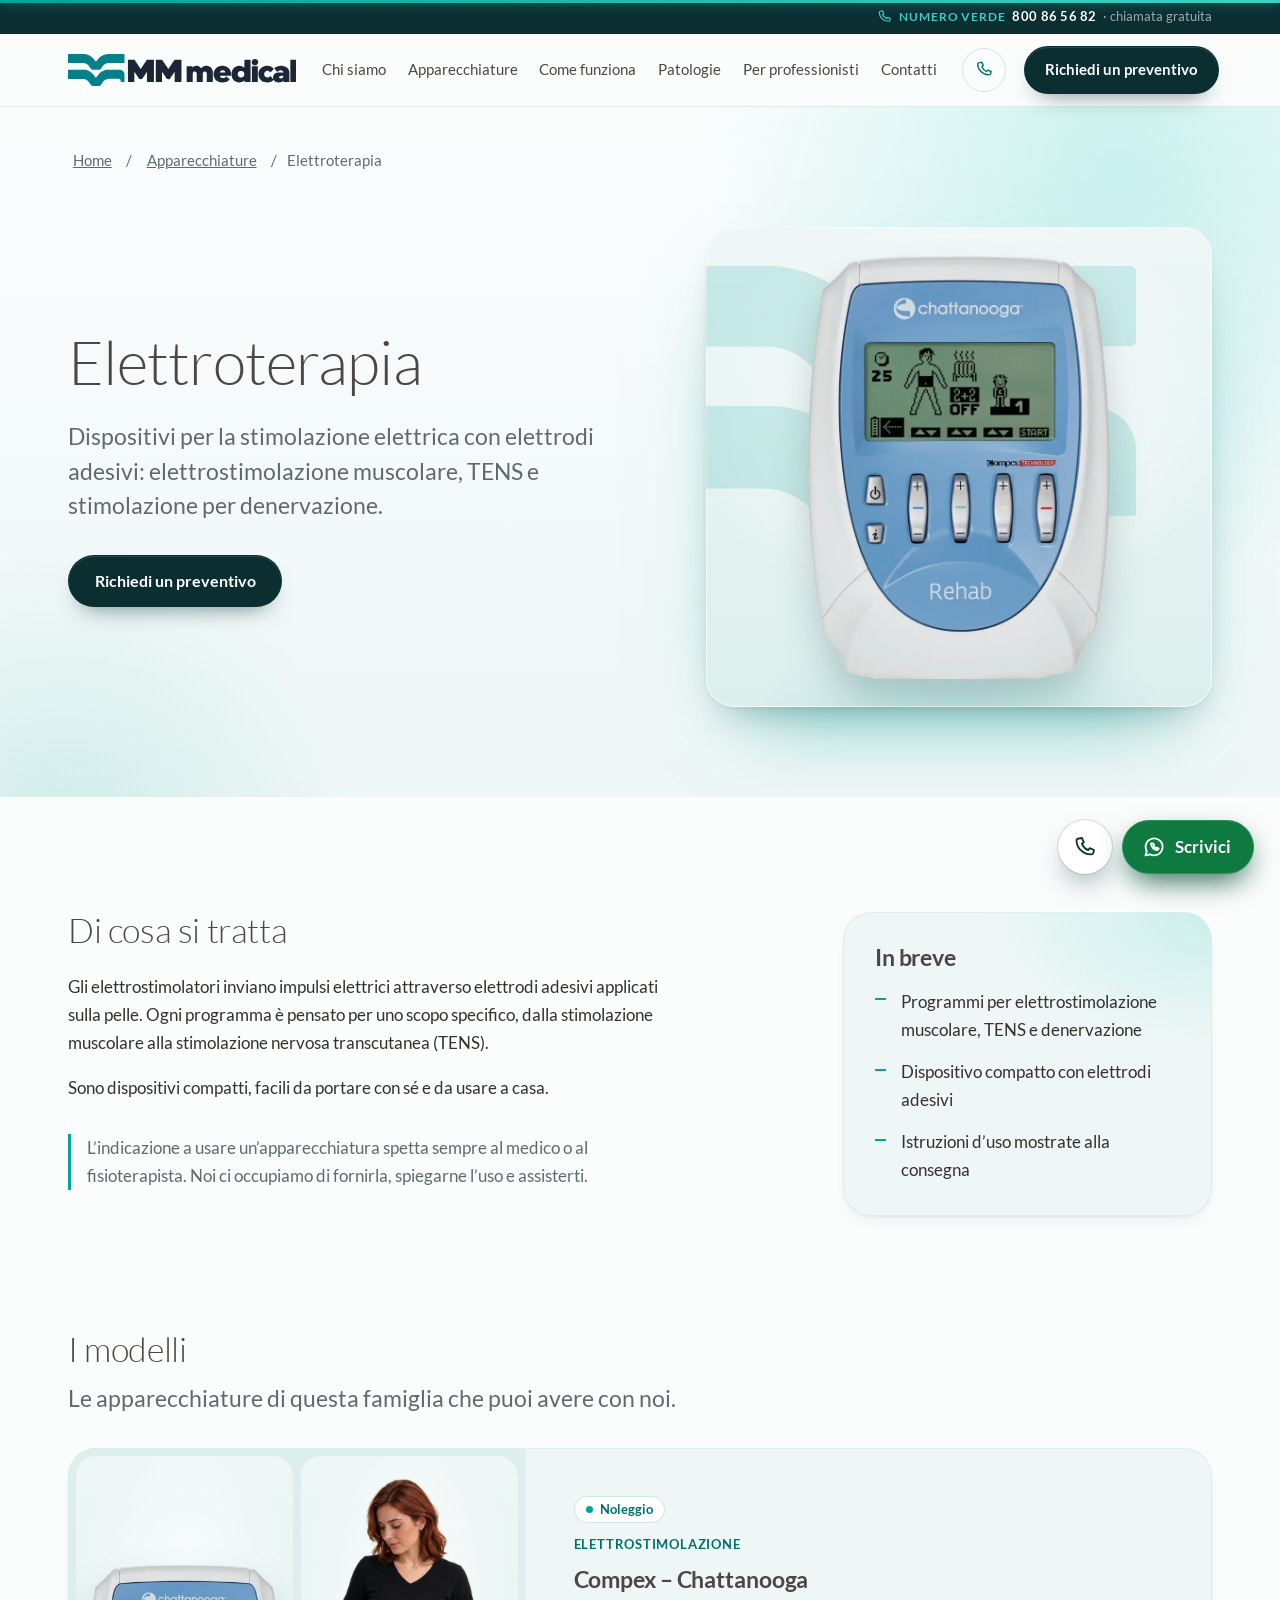
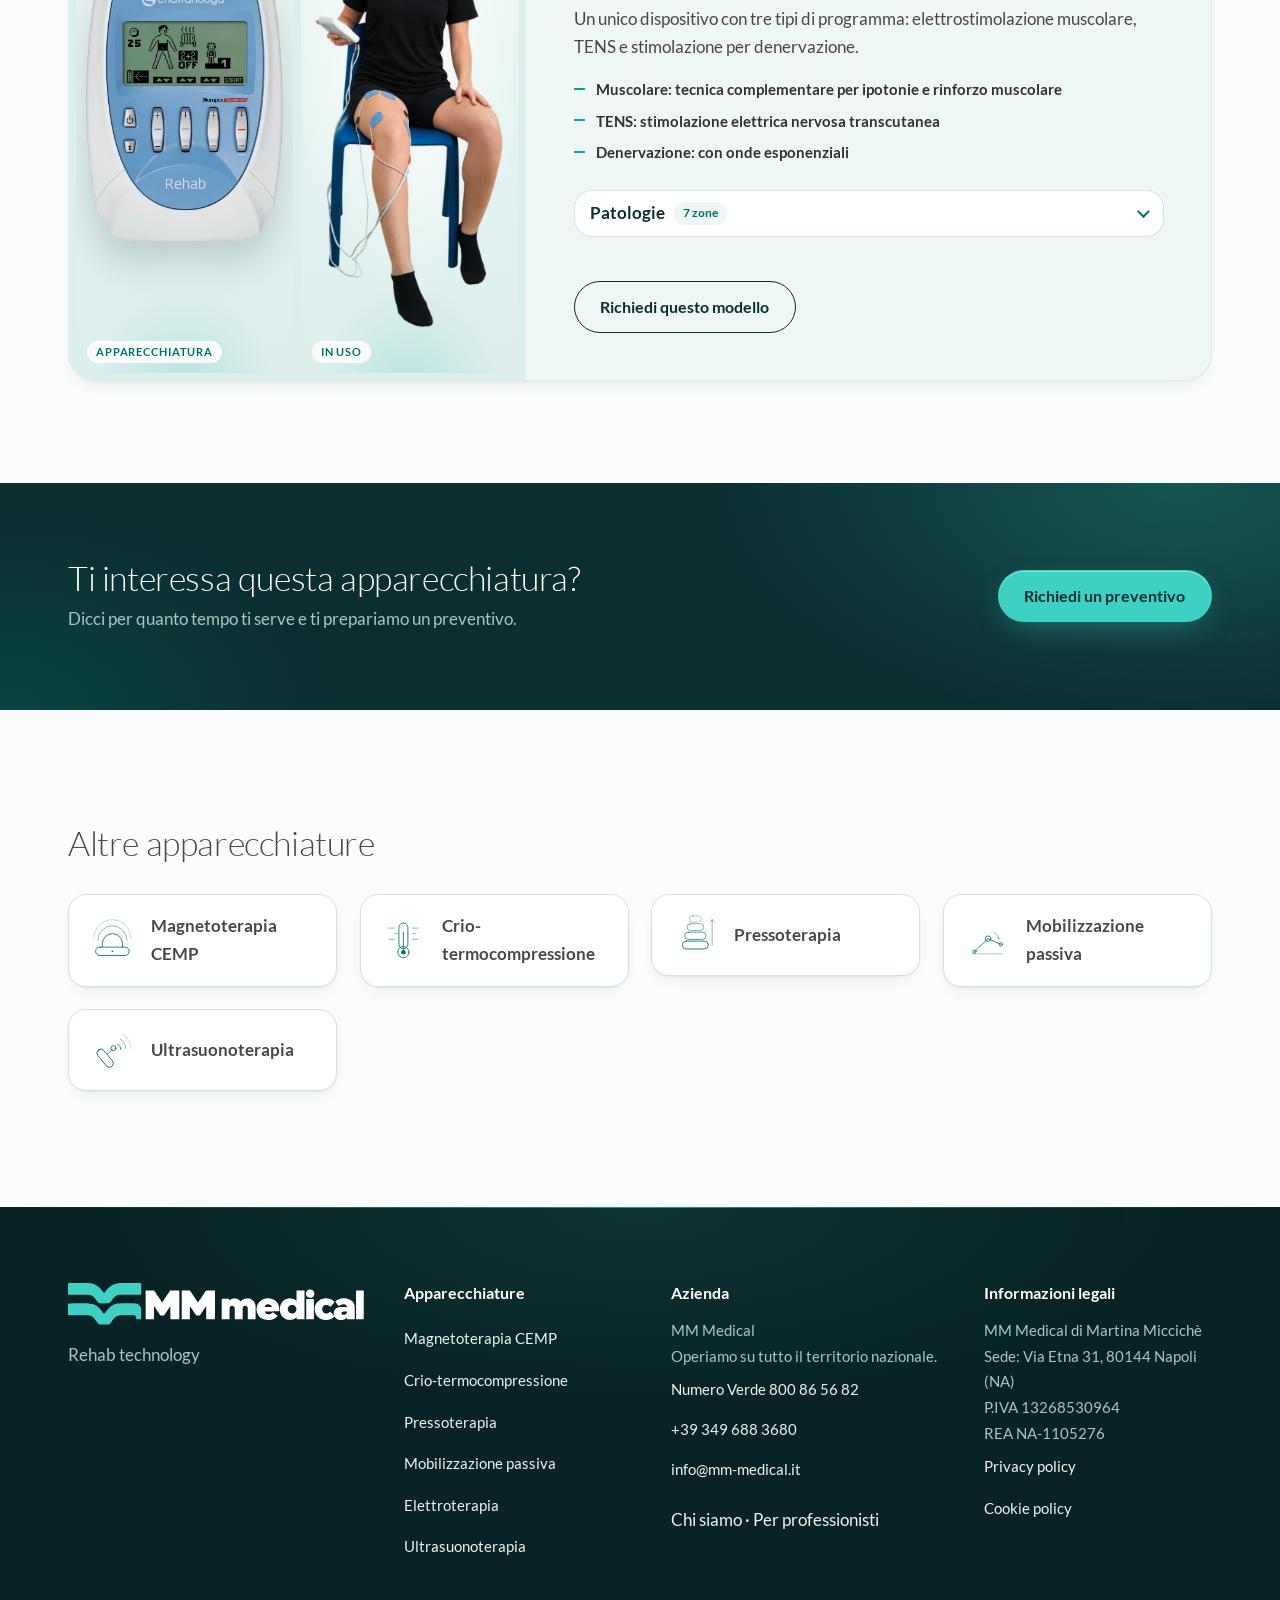
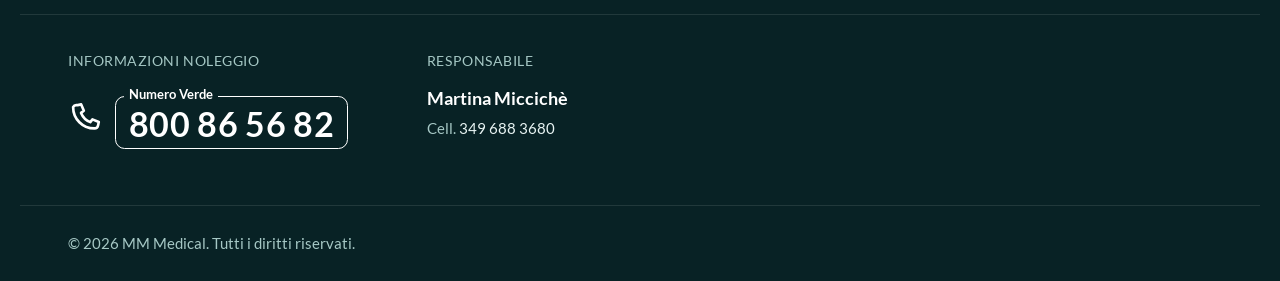
<file: apparecchiature/elettroterapia/index.html>
<!DOCTYPE html><html lang="it"><head><meta charset="utf-8"><meta name="viewport" content="width=device-width, initial-scale=1"><title>Noleggio elettrostimolatori e TENS | MM Medical</title><meta name="description" content="Elettroterapia Compex–Chattanooga: elettrostimolazione muscolare, TENS e denervazione. Noleggio con assistenza. Operiamo su tutto il territorio nazionale."><link rel="canonical" href="https://www.mm-medical.it/apparecchiature/elettroterapia/"><link rel="icon" href="/favicon.svg" type="image/svg+xml"><meta name="theme-color" content="#0b2e31"><script>document.documentElement.classList.add('js');</script><script>
      // Page transitions: only the photo that travels (clicked card <-> device hero) gets a transition name,
      // so every other photo fades with the page. Browsers without these events simply skip the effect.
      (function () {
        var slug = function (u) { var m = new URL(u, location.href).pathname.match(/^\/apparecchiature\/([^\/]+)\/?$/); return m ? m[1] : null; };
        var photo = function (s, home) { return home ? document.querySelector('[data-device="' + s + '"] .ph') : document.querySelector('.stage .photo'); };
        var name = function (el, s) { if (el) el.style.viewTransitionName = 'dev-' + s; };
        addEventListener('pageswap', function (e) {
          if (!e.viewTransition || !e.activation) return;
          var to = new URL(e.activation.entry.url), here = slug(location.href), dest = slug(to.href);
          if (dest && !here) name(photo(dest, true), dest);
          else if (here && to.pathname === '/') name(photo(here, false), here);
        });
        addEventListener('pagereveal', function (e) {
          if (!e.viewTransition || !window.navigation || !navigation.activation || !navigation.activation.from) return;
          var from = new URL(navigation.activation.from.url), here = slug(location.href), prev = slug(from.href);
          if (here && from.pathname === '/') name(photo(here, false), here);
          else if (!here && prev) name(photo(prev, true), prev);
        });
      })();
    </script><link rel="alternate" hreflang="it" href="https://www.mm-medical.it/apparecchiature/elettroterapia/"><link rel="alternate" hreflang="x-default" href="https://www.mm-medical.it/apparecchiature/elettroterapia/"><meta property="og:type" content="website"><meta property="og:locale" content="it_IT"><meta property="og:site_name" content="MM Medical"><meta property="og:title" content="Noleggio elettrostimolatori e TENS | MM Medical"><meta property="og:description" content="Elettroterapia Compex–Chattanooga: elettrostimolazione muscolare, TENS e denervazione. Noleggio con assistenza. Operiamo su tutto il territorio nazionale."><meta property="og:url" content="https://www.mm-medical.it/apparecchiature/elettroterapia/"><meta property="og:image" content="https://www.mm-medical.it/og.jpg"><meta property="og:image:width" content="1200"><meta property="og:image:height" content="630"><meta property="og:image:alt" content="MM Medical: noleggio di apparecchiature per la riabilitazione"><meta name="twitter:card" content="summary_large_image"><meta name="twitter:image" content="https://www.mm-medical.it/og.jpg"><script type="application/ld+json">{"@context":"https://schema.org","@type":"LocalBusiness","name":"MM Medical","url":"https://www.mm-medical.it","telephone":"+39 349 688 3680","email":"info@mm-medical.it","description":"Elettroterapia Compex–Chattanooga: elettrostimolazione muscolare, TENS e denervazione. Noleggio con assistenza. Operiamo su tutto il territorio nazionale.","areaServed":{"@type":"Country","name":"Italia"}}</script><script type="application/ld+json">{"@context":"https://schema.org","@type":"BreadcrumbList","itemListElement":[{"@type":"ListItem","position":1,"name":"Home","item":"https://www.mm-medical.it/"},{"@type":"ListItem","position":2,"name":"Apparecchiature","item":"https://www.mm-medical.it/#apparecchiature"},{"@type":"ListItem","position":3,"name":"Elettroterapia","item":"https://www.mm-medical.it/apparecchiature/elettroterapia/"}]}</script><link rel="stylesheet" href="/_astro/Base.Cmo2KmZf.css"><style>.bodymap[data-astro-cid-vk6je62c]{width:100%;height:auto;display:block;overflow:visible}.ground[data-astro-cid-vk6je62c]{fill:#0b2e3114}.sil[data-astro-cid-vk6je62c],.head[data-astro-cid-vk6je62c]{fill:#fff;stroke:#00716a52;stroke-width:2px;stroke-linejoin:round;vector-effect:non-scaling-stroke}.spine[data-astro-cid-vk6je62c]{fill:none;stroke:#00716a2e;stroke-width:2px;stroke-dasharray:3 6;stroke-linecap:round}.zone[data-astro-cid-vk6je62c]{cursor:pointer;outline:none}.region[data-astro-cid-vk6je62c]{fill:var(--teal-glow);stroke:var(--teal-glow);opacity:0;transition:opacity .3s var(--ease)}.dot[data-astro-cid-vk6je62c]{fill:var(--teal);stroke:#fff;stroke-width:2.5px;transform-box:fill-box;transform-origin:50%;transition:transform .3s var(--ease), fill .3s}.pulse[data-astro-cid-vk6je62c]{fill:none;stroke:var(--teal);stroke-width:1.5px;opacity:0;transform-box:fill-box;transform-origin:50%}.hit[data-astro-cid-vk6je62c]{fill:#0000}.zone[data-astro-cid-vk6je62c].on .region[data-astro-cid-vk6je62c],.zone[data-astro-cid-vk6je62c]:hover .region[data-astro-cid-vk6je62c],.zone[data-astro-cid-vk6je62c]:focus-visible .region[data-astro-cid-vk6je62c]{opacity:.4}.zone[data-astro-cid-vk6je62c].on .dot[data-astro-cid-vk6je62c],.zone[data-astro-cid-vk6je62c]:hover .dot[data-astro-cid-vk6je62c],.zone[data-astro-cid-vk6je62c]:focus-visible .dot[data-astro-cid-vk6je62c]{fill:var(--ink);transform:scale(1.35)}.zone[data-astro-cid-vk6je62c]:focus-visible .hit[data-astro-cid-vk6je62c]{stroke:var(--teal-deep);stroke-width:2px;stroke-dasharray:4 4}.is-mini[data-astro-cid-vk6je62c] .sil[data-astro-cid-vk6je62c],.is-mini[data-astro-cid-vk6je62c] .head[data-astro-cid-vk6je62c]{stroke-width:1.25px}.is-mini[data-astro-cid-vk6je62c] .region[data-astro-cid-vk6je62c]{opacity:.85;fill:var(--teal);stroke:var(--teal)}.is-mini[data-astro-cid-vk6je62c] .dot[data-astro-cid-vk6je62c]{fill:var(--ink);stroke-width:1px;transform:scale(2.4)}.is-mini[data-astro-cid-vk6je62c] .spine[data-astro-cid-vk6je62c]{display:none}.is-figure[data-astro-cid-vk6je62c] .sil[data-astro-cid-vk6je62c],.is-figure[data-astro-cid-vk6je62c] .head[data-astro-cid-vk6je62c]{stroke-width:1.5px}.is-figure[data-astro-cid-vk6je62c] .region[data-astro-cid-vk6je62c]{opacity:.5}.is-figure[data-astro-cid-vk6je62c] .dot[data-astro-cid-vk6je62c]{fill:var(--teal-deep);stroke-width:2px;transform:scale(1.5)}.is-figure[data-astro-cid-vk6je62c] .spine[data-astro-cid-vk6je62c]{display:none}@media (prefers-reduced-motion:no-preference){.is-interactive[data-astro-cid-vk6je62c] .pulse[data-astro-cid-vk6je62c]{animation:bm-pulse 2.6s var(--ease) infinite}.is-interactive[data-astro-cid-vk6je62c] .zone[data-astro-cid-vk6je62c]:nth-of-type(2n) .pulse[data-astro-cid-vk6je62c]{animation-delay:.65s}.is-interactive[data-astro-cid-vk6je62c] .zone[data-astro-cid-vk6je62c]:nth-of-type(3n) .pulse[data-astro-cid-vk6je62c]{animation-delay:1.3s}.is-interactive[data-astro-cid-vk6je62c] .zone[data-astro-cid-vk6je62c]:hover .pulse[data-astro-cid-vk6je62c],.is-interactive[data-astro-cid-vk6je62c] .zone[data-astro-cid-vk6je62c].on .pulse[data-astro-cid-vk6je62c]{animation:none}}@keyframes bm-pulse{0%{opacity:.7;transform:scale(1)}70%,to{opacity:0;transform:scale(3)}}
</style><link rel="stylesheet" href="/_astro/_slug_.CMBwmDP9.css"></head><body><a class="skip" href="#main">Vai al contenuto</a><header class="site-header" data-astro-cid-nen7h5rs><div class="topline" data-astro-cid-nen7h5rs><div class="wrap tl-in" data-astro-cid-nen7h5rs><a class="tl-tf" href="tel:800865682" aria-label="Numero Verde 800 86 56 82, chiamata gratuita" data-astro-cid-nen7h5rs><svg class="i" viewBox="0 0 24 24" fill="none" stroke="currentColor" stroke-width="1.8" stroke-linecap="round" stroke-linejoin="round" aria-hidden="true"><path d="M6.6 3.5 9 3l1.8 4.3-1.9 1.5a11.5 11.5 0 0 0 6.3 6.3l1.5-1.9L21 15l-.5 2.4a2.5 2.5 0 0 1-2.5 2c-8 0-14.5-6.5-14.5-14.5a2.5 2.5 0 0 1 2.1-1.4z"></path></svg><span class="tl-lbl" data-astro-cid-nen7h5rs>Numero Verde</span> <strong data-astro-cid-nen7h5rs>800 86 56 82</strong><span class="tl-free" data-astro-cid-nen7h5rs>· chiamata gratuita</span></a></div></div><div class="wrap bar" data-astro-cid-nen7h5rs><a class="brand" href="/" aria-label="MM Medical, home" data-astro-cid-nen7h5rs><svg class="logo" viewBox="99.5 168.3 1407.2 197.2" role="img" aria-label="MM Medical" xmlns="http://www.w3.org/2000/svg"><path fill="var(--logo-mark, #02818B)" fill-rule="evenodd" d="M 103 168.5 c -1.67 0.67 -2.67 1.33 -3.17 2.67 -0.33 0.67 -0.33 1 -0.33 24.5 0 15.67 0 24 0.17 24.33 0.5 1.5 2 3 3.67 3.5 0.33 0.17 13.83 0.17 45.5 0.33 26.67 -0 45.83 -0 47 0.17 3.33 0.17 9 1.5 12.5 2.83 3.83 1.33 9.83 5.33 14.17 9.33 3 2.67 3.67 3.33 6.83 7.33 1.5 2 3 3.83 3.33 4.17 1 1.33 5.67 7.67 7.17 10 0.83 1.17 3.33 3.67 4.67 4.67 1.33 0.83 3.17 1.83 4.83 2.17 l 1.33 0.33 20.17 0.17 c 11.67 -0 20.67 -0 21.17 -0.17 4.17 -0.83 7.67 -3 10 -6.33 0.5 -0.67 1.17 -1.67 1.5 -2.17 0.33 -0.33 1.67 -2 2.83 -3.67 1.17 -1.67 2.5 -3.5 3 -4.17 0.67 -0.67 1.67 -2 2.33 -2.83 2.5 -3.33 7.5 -9 10 -11.17 3.17 -2.83 8.17 -5.83 12.5 -7.67 3.33 -1.33 8.67 -2.5 12.67 -2.83 1.5 -0.17 17.5 -0.17 49.67 -0.17 l 47.5 -0.17 0.83 -0.33 c 1.33 -0.67 1.83 -1.17 2.5 -2.33 l 0.5 -1 0 -23.17 c 0 -12.67 -0.17 -23.67 -0.17 -24.33 -0.17 -1.83 -0.67 -2.67 -2.17 -3.5 l -1 -0.67 -48 -0 c -29.33 -0 -49.17 -0 -51.17 0.17 -5.67 0.33 -10.67 1 -17 2.67 -6.5 1.5 -9.5 2.67 -16.5 6 -5.5 2.67 -12.67 7.5 -16.17 10.83 -0.33 0.5 -1.83 1.83 -3.33 3.33 -1.5 1.33 -3.5 3.33 -4.33 4.5 -2.83 3.17 -8.5 10.5 -11.33 14.67 -1.67 2.67 -3 3.33 -5.67 3.33 -2.17 -0 -3.33 -0.83 -5.33 -3.67 -3.33 -4.67 -3.67 -5.17 -6.83 -9 -1.33 -1.67 -2.67 -3.33 -3 -3.67 -2.5 -3.33 -7.83 -8.67 -11.5 -11.5 -0.33 -0.17 -1.17 -0.83 -1.83 -1.33 -0.67 -0.5 -2 -1.5 -2.83 -2 -0.83 -0.67 -2.17 -1.5 -3 -2.17 -1.67 -1 -4.5 -2.67 -6.33 -3.5 -0.67 -0.33 -2.5 -1.17 -3.83 -1.83 -3.33 -1.5 -6.83 -2.67 -10.33 -3.67 -0.83 -0.17 -2.17 -0.5 -3 -0.67 -1 -0.33 -2.33 -0.67 -3.17 -0.83 -0.83 -0.17 -2 -0.33 -2.33 -0.5 -0.33 -0 -2.5 -0.33 -4.67 -0.67 l -3.83 -0.5 -47.83 -0 c -38.83 -0 -47.83 -0 -48.33 0.17z M 117.17 265 l -14.5 -0 -0.83 0.67 c -0.5 0.33 -1.17 1 -1.33 1.33 -1 1.17 -1 -0.5 -1 26.17 0 27.67 -0.17 25.83 1.33 27.17 1.33 1.33 -3.33 1.17 47.33 1.33 32 -0 45.5 -0 46.83 0.17 3 0.33 8 1.33 10.67 2.33 2.5 0.83 6.67 2.83 7.83 3.67 2 1.5 3.83 2.67 5 3.5 3.5 2.5 4.83 3.67 7.67 7.33 1.17 1.5 3.67 4.5 5.17 6.33 1.67 2.17 4.5 6 5.67 8.17 0.5 0.83 1.5 2.17 2.33 3.17 0.67 1 1.67 2.33 2.17 3 1.5 2.33 3 3.5 5.83 5 2.33 1.17 1.83 1.17 22.67 1.17 19.67 -0 22.5 -0.17 24.17 -0.67 2.33 -0.67 5.67 -3.17 6.83 -5 1.17 -1.67 2.83 -4.17 4.33 -6.33 1.17 -1.5 2.5 -3.33 3 -4.17 2.83 -3.83 3.33 -4.67 4.5 -6.33 0.83 -1 2 -2.33 2.5 -3.17 0.67 -0.83 1.5 -1.83 1.83 -2.17 1.83 -2.5 5.67 -6 8.5 -7.83 0.83 -0.5 1.67 -1 1.83 -1.17 0.17 -0.17 0.83 -0.5 1.5 -0.83 0.5 -0.33 1.17 -0.67 1.67 -1 3.33 -2.33 11.17 -4.5 17.5 -5 4.33 -0.33 60.83 -0.33 64.83 -0 3.5 0.33 4.67 0.67 7 2.67 1.83 1.67 2.83 3.17 3.33 4.67 0.67 1.83 0.83 3 0.83 7 0 3.17 0 3.5 0.33 3.83 l 0.33 0.33 10.67 0.17 c 11.5 -0 11.67 -0 12.17 -0.83 0.17 -0.5 0.33 -42.33 0 -45.67 -0.33 -5 -1 -7.67 -3.17 -11.83 -3.83 -7.67 -8.5 -11.83 -18 -15.5 -2 -0.83 -5.33 -1.5 -9 -1.67 -3.17 -0.17 -60.83 -0.17 -70.17 -0 -3.83 -0 -7.33 0.17 -7.67 0.33 -0.5 -0 -2 0.33 -3.5 0.5 -1.33 0.17 -3.33 0.5 -4.17 0.83 -0.83 0.17 -2 0.5 -2.33 0.5 -2 0.33 -9 2.67 -12 4 -6 2.83 -7.33 3.5 -10 5.33 -4.5 2.83 -5.5 3.67 -10.33 7.83 -3.33 2.83 -3.67 3.17 -7.67 8 -0.83 1 -2.17 2.67 -3.17 4 -1 1.17 -2.5 3 -3.33 4.17 -0.67 1.17 -1.83 2.67 -2.17 3.17 -0.5 0.67 -1.67 2.33 -2.67 3.5 -3.67 5.33 -4.33 6 -7.33 6 -1.5 -0 -2.5 -0.33 -3.33 -1.17 -1.33 -1.33 -4.5 -5.83 -7.83 -10.67 -1.17 -1.83 -2.33 -3.5 -3.5 -4.67 -1.67 -1.83 -4.67 -5.33 -7.17 -8.17 -1 -1.5 -1.67 -2 -3.5 -3.67 -0.83 -0.67 -2 -1.67 -2.67 -2.33 -3.33 -2.83 -9.67 -7.33 -12 -8.33 -0.33 -0.17 -1.17 -0.5 -1.83 -1 -1.5 -0.83 -5.17 -2.5 -7 -3.17 -0.83 -0.33 -2.17 -0.83 -2.83 -1.17 -0.83 -0.33 -2.17 -0.67 -3 -0.83 -0.83 -0.17 -2 -0.5 -2.67 -0.67 -4.67 -1.33 -10.17 -2.17 -15.33 -2.33 -3.5 -0.17 -53.17 -0.17 -81.17 -0z"></path><path fill="var(--logo-word, #1D2637)" fill-rule="evenodd" d="M 1249 199.17 c -3.5 0.33 -8.17 2.5 -10.5 4.67 -1.5 1.33 -4 4.5 -4.67 5.83 -2 4 -2.67 8.83 -1.83 14 0.83 4.17 3.5 8.33 7.17 11.17 3.83 2.83 7 3.67 12.5 3.67 7.17 -0 12.67 -2.67 16.33 -8 1.5 -2.5 2.83 -5.67 3.17 -7.83 0.17 -0.5 0.17 -1.67 0.33 -2.33 0.83 -6 -3 -14.33 -8.17 -17.67 -4.33 -2.67 -9.5 -4 -14.33 -3.5z M 469.33 204.33 l -0.5 0.5 0 67.5 0.17 67.33 0.33 0.33 c 0.17 0.17 0.83 0.33 2.67 0.33 2.83 0.17 35.5 0.17 35.83 -0 0.83 -0.17 0.83 0.83 0.83 -30.83 0 -28.17 0 -30 0.33 -30.33 0.33 -0.5 0.67 -0.33 1.5 1.17 0.33 0.67 1.33 2 2.17 3.33 2.17 2.67 2.67 3.5 5.33 7.33 1 1.67 2.17 3.5 2.5 4 2 3.17 5.5 8.33 6.83 10.17 0.83 1.33 1.83 2.83 2.5 3.5 0.5 0.83 2.67 4 4.67 7 2.17 3.17 4 6 4.33 6.33 0.33 0.33 1 0.67 1.67 0.83 0.83 0.33 1.17 0.33 7.33 0.33 5.67 -0 6.5 -0 7.17 -0.33 0.67 -0.33 2 -1.67 3 -3.17 0.5 -0.5 1.67 -2.5 3 -4.17 1.17 -1.83 2.67 -4 3.33 -5 1.67 -2.5 3.5 -5.17 4.17 -6.33 0.83 -1.33 4.5 -6.67 5.83 -8.67 0.67 -0.83 1.5 -2 1.83 -2.67 0.83 -1 3.17 -4.67 4.83 -7.33 1.83 -2.67 4.33 -6.33 4.67 -6.5 0.83 -0.5 0.83 -1.83 0.83 30.33 0.17 21.5 0.17 30.17 0.33 30.5 0.17 0.17 0.33 0.33 0.67 0.5 0.17 -0 9.5 -0 20.67 -0 l 20.17 -0 0.33 -0.33 0.5 -0.33 0 -67.5 0 -67.33 -0.5 -0.5 -0.5 -0.33 -20.83 -0 c -14.33 -0 -21 -0 -21.33 0.17 -0.83 0.33 -1.67 1.67 -7.17 9.67 -1.5 2.17 -3.83 5.67 -5.33 7.67 -1.33 2.17 -2.67 4.17 -3 4.5 -0.67 1.17 -2.33 3.67 -2.83 4.67 -0.33 0.5 -0.83 1.33 -1.33 1.83 -5.17 7.5 -8 12 -9.83 14.83 -1 1.5 -2.5 4 -3.5 5.33 -1 1.5 -2.33 3.67 -3 4.67 -1.5 2.33 -2 2.83 -2.5 2.83 -0.33 -0 -2 -2.33 -4.17 -5.83 -0.33 -0.67 -1.5 -2.33 -2.5 -3.67 -1 -1.33 -2.33 -3.5 -3.33 -4.83 -0.83 -1.33 -2.5 -3.83 -3.67 -5.67 -1.17 -1.67 -2.67 -4 -3.5 -5.17 -5.83 -8.67 -9.5 -14.17 -12.67 -18.83 -1 -1.5 -2.67 -3.83 -3.67 -5.33 -3.67 -5.33 -4.33 -6.17 -4.83 -6.5 l -0.5 -0.33 -19.5 -0 -19.5 -0 -0.33 0.33z M 1187.33 204.17 c -0.33 0.17 -0.5 0.33 -0.5 0.5 -0.17 -0 -0.17 11 -0.33 24.17 0 17.83 -0.17 24.17 -0.17 24.17 -0.5 0.33 -0.67 0.17 -1.83 -0.83 -1.5 -1.33 -4 -3.33 -5.5 -4 -0.5 -0.33 -1.67 -1 -2.33 -1.33 -2 -1.33 -5.83 -3 -7.67 -3.67 -2.17 -0.67 -8 -1.83 -10.33 -2 -3.17 -0.33 -6.5 -0 -10.5 0.67 -6.33 1 -7.67 1.33 -12.83 3.67 -2 1 -7.17 4 -8.33 4.83 -4.17 3.33 -7.5 6.83 -11.17 11.5 -2.5 3.33 -6 11.5 -7.33 17.5 -2.5 10.33 -2.17 19.33 1.33 31.67 0.33 1.33 1.83 4.5 3.33 7.67 0.83 1.67 1.33 2.33 4 6.17 4.5 6.33 11.5 11.83 19 15 7.17 3 12.33 4 20.33 3.83 8.83 -0.33 15.33 -2.33 22.5 -7 1.17 -0.83 4.67 -3.67 5.83 -4.67 1.83 -1.83 2 -1.5 2.5 5 0.17 2.83 0.33 3.33 1 3.67 0.17 0.17 4.83 0.17 17.83 0.17 l 17.67 -0 0.33 -0.33 0.5 -0.5 0 -67.5 0 -67.5 -0.33 -0.5 -0.5 -0.33 -17.67 -0 c -9.83 -0 -17.83 -0 -18 -0 -0.33 -0.17 -0.67 -0 -0.83 -0z m -17.17 68.83 c 1.33 0.17 2.83 0.5 3.33 0.67 0.5 0.33 1.17 0.5 1.5 0.5 0.83 0.17 3.67 2.5 5.33 4.17 5.17 5.17 7.17 12.83 5 20.17 -1.17 3.33 -2 5.17 -3.83 7.17 -2.17 2.33 -4.33 3.83 -7.83 5.67 -4.67 2.17 -11 2.17 -16.33 -0.17 -2 -0.83 -5 -2.83 -6.5 -4.5 -2.5 -2.67 -3.83 -5 -5.17 -9.83 l -0.5 -1.83 0 -3.33 0.17 -3.5 0.67 -1.67 c 0.33 -1 1 -2.33 1.33 -3 0.5 -0.67 1.17 -1.83 1.5 -2.5 1.17 -2.17 4.5 -5.17 7 -6.5 3.67 -1.83 9.5 -2.5 14.33 -1.5z M 641 204.5 l -0.33 0.33 -0.17 67.33 0 67.33 0.5 0.5 0.33 0.33 9.5 -0 c 5.17 -0 13.5 -0 18.5 0.17 8.67 -0 9 -0 9.33 -0.33 l 0.33 -0.33 0 -29 c 0.17 -15.83 0.17 -29.5 0.33 -30.17 0.17 -2.33 0.5 -2 3.33 2.33 3 4.17 4 5.83 5.5 7.83 0.83 1 2.5 3.67 4 5.67 1.33 2 3 4.5 3.67 5.5 0.67 1 1.83 2.5 2.33 3.33 0.67 1 1.33 2.17 1.67 2.5 0.33 0.5 2.33 3.5 4.33 6.5 4.67 6.83 5.17 7.5 6.17 8.17 1 0.67 1.5 0.67 8.17 0.67 6.5 -0.17 6.5 -0.17 8.17 -1.5 1.17 -1.17 6.17 -8.17 7 -10 0.33 -0.33 1.17 -1.67 2 -3 0.83 -1.17 2.17 -3.17 3.17 -4.5 0.83 -1.33 2.17 -3.17 2.67 -4.17 1.67 -2.17 4.5 -6.33 5.5 -8.17 2.17 -3.5 2.5 -4 3.33 -5.17 0.5 -0.5 1.17 -1.5 1.5 -2 0.5 -0.5 1.5 -2 2.33 -3.17 1.67 -2.5 2.17 -2.83 2.5 -2.17 0.17 0.5 0.33 15.17 0.17 44.83 0 10.5 0 15.5 0.17 15.67 0.17 0.17 0.5 0.33 0.83 0.5 0.67 0.17 40 0.17 40.33 -0 0.83 -0.17 0.83 3.67 0.83 -67.83 0 -48.5 0 -67.17 -0.17 -67.5 -0.17 -0.33 -0.33 -0.5 -0.5 -0.67 -0.33 -0.17 -37.5 -0.17 -40.17 -0 -2.17 0.17 -2.67 0.33 -3.83 2.17 -2.17 3.5 -3.67 5.67 -4.67 7.17 -1.17 1.33 -2.67 3.5 -4.17 6.17 -0.33 0.67 -1.33 2.17 -2.17 3.17 -1.83 2.67 -4.5 6.67 -6.67 9.83 -0.83 1.33 -1.83 3 -2.33 3.5 -0.33 0.67 -1.5 2.33 -2.33 3.67 -1.67 2.5 -2.67 3.83 -6 8.67 -1.17 1.67 -2.67 4 -3.5 5.17 -4 6.33 -4.33 6.83 -5.17 6.33 0 -0.17 -0.67 -0.83 -1.17 -1.67 -0.5 -0.83 -1.17 -2.17 -1.67 -2.83 -1.5 -2.33 -5.33 -7.83 -8.5 -12.83 -1.83 -2.5 -4 -5.67 -5 -7.17 -1.67 -2.5 -2.5 -3.67 -4 -6.33 -0.5 -0.67 -1.33 -2 -2 -2.83 -0.67 -0.83 -1.5 -2 -2 -2.5 -1.83 -2.67 -5 -7.33 -7.83 -11.5 -3 -4.83 -4.67 -7 -5.33 -7.5 -0.67 -0.67 -3.67 -0.83 -21.67 -0.83 -16.33 -0 -16.83 -0 -17.17 0.33z M 1470.17 204.67 c -0.17 0.33 -0.33 3.67 -0.33 67.5 0 36.83 0 67.33 0.17 67.67 0 0.33 0.17 0.5 0.33 0.67 0.33 0.17 5.17 0.17 17.67 0.17 17.33 -0 17.33 -0 17.83 -0.33 0.17 -0.17 0.5 -0.5 0.5 -0.67 0.17 -0.33 0.17 -24.33 0.17 -53.5 0 -29.17 0 -55.83 0 -59.33 0.17 -3.5 0.17 -9.67 0 -14 l 0 -7.67 -0.5 -0.5 -0.5 -0.5 -17.5 -0 -17.5 -0 -0.33 0.5z M 1045.83 241.17 c -0.33 -0 -1.5 0.17 -2.67 0.33 -1.33 0.17 -2.67 0.33 -3.17 0.5 -1.17 -0 -6.33 1.33 -8 1.83 -10 3.33 -18.17 9 -24.5 17 -3.67 4.5 -7 10.67 -8.5 16.17 -0.33 1 -0.67 2.17 -0.83 2.83 -0.33 1.33 -1.17 5.17 -1.33 7 -0.5 4.17 0 14 0.67 17 0.17 0.33 0.33 1.17 0.5 1.67 0 0.67 0.5 2 0.83 3.17 0.5 1.17 1 2.67 1.17 3.17 1 3 3.17 7 6.33 11.33 3.83 5.33 5.17 6.67 10.17 10.5 4 2.83 6.5 4.33 11 6 7.83 3.33 14.33 4.5 24.5 4.33 7.83 -0 12.67 -0.67 20.33 -2.83 2.33 -0.67 6.83 -2.67 9.33 -4 1.33 -0.83 6 -3.83 7.17 -4.83 2.67 -2.17 7.5 -7.17 7.5 -7.67 0 -0.5 -1.33 -1.83 -4.67 -4.33 -1.5 -1.17 -3 -2.33 -3.33 -2.67 -0.5 -0.33 -1.17 -1 -1.67 -1.33 -0.67 -0.33 -1.5 -1 -2.17 -1.5 -6.33 -4.83 -9.83 -7.5 -10.5 -7.5 -0.17 -0 -1.17 0.83 -2.67 2.33 -4.33 4.17 -7 5.67 -12.5 6.5 -4 0.67 -8 0.33 -11.83 -0.67 -4.67 -1.33 -9.67 -5.67 -11.17 -9.5 -0.17 -0.67 -0.5 -1.33 -0.5 -1.5 -0.33 -0.67 0.17 -1.17 0.83 -1.33 0.33 -0.17 14.17 -0.17 30.83 -0.17 32.5 -0 35.83 -0 36.17 -0.17 0.5 -0.17 0.67 -1 1 -4.17 0.67 -6.33 0 -15.83 -1.67 -20.83 -0.17 -0.83 -0.83 -2.5 -1.17 -3.67 -1 -3.17 -1.67 -4.67 -3.67 -8.33 -1.5 -2.5 -2.67 -4.17 -4.17 -6 -0.83 -0.83 -1.83 -2.17 -2.5 -2.83 -2.83 -3.5 -7.67 -7 -14 -10.17 -4.17 -2.17 -10.83 -4.33 -15.17 -5 -1 -0 -2.33 -0.33 -3 -0.5 -1 -0.17 -11.33 -0.5 -13 -0.17z m 8.5 27.67 c 4.67 0.67 8.5 2.5 10.83 4.83 1.33 1.5 2.17 2.67 3.17 5.33 1 2.33 0.83 2.83 -0.5 3.17 -1.17 0.17 -31.5 0.17 -32 -0.17 -0.5 -0.33 -0.5 -0.67 0 -2.33 0.67 -2.17 1.83 -4.33 3.33 -5.67 2.83 -2.83 6.5 -4.67 10.33 -5.17 2.33 -0.33 2.5 -0.33 4.83 -0z M 1322 241.17 c -2 0.17 -5.5 0.67 -8.67 1.5 -1 0.17 -2.33 0.5 -2.67 0.5 -2.5 0.5 -5.83 1.83 -9.5 3.67 -4.33 2.17 -7.17 3.83 -8.5 5.17 -0.67 0.67 -2 1.67 -2.83 2.33 -2 1.67 -3.83 3.67 -7.5 8 -1 1.33 -2.5 3.83 -4 6.83 -0.5 1.33 -1.17 2.5 -1.17 2.5 -0.5 0.67 -2.5 6.33 -2.83 8.17 -1.17 6.17 -1.5 9 -1.5 13 0.17 7.83 1.67 14.33 4.67 21.17 1.17 2.67 1.33 3.17 2.5 5 3.83 6.17 8.5 11.33 14 15.17 3.33 2.17 4 2.67 10.67 5.83 2.5 1.17 6 2.17 11 3 7.5 1.33 18.67 1.17 24 -0.5 0.67 -0.17 2.33 -0.67 3.83 -1 3.17 -0.83 4.67 -1.33 7.83 -2.83 6 -3 10.83 -6.5 14.33 -10.5 0.67 -1 1 -0.83 2.17 0.83 1.33 2 3 3.83 5.17 5.83 2.33 2.17 3 2.67 5.5 4 2.67 1.5 3.17 1.83 5 2.33 5.5 2 8.67 2.5 15.33 2.5 5.83 -0 9.67 -0.67 14.83 -2.33 0.83 -0.33 1.5 -0.5 1.67 -0.5 0.33 -0 3.83 -1.83 5 -2.67 1.33 -0.83 2.33 -1.67 4.33 -3.5 1.33 -1.17 1.5 -1.33 2 -1 0.33 0.17 0.5 1.83 0.5 4.33 0 2 0.17 2.5 1 2.67 0.5 0.17 34.5 0.17 35 -0.17 0.5 -0 0.67 -0.83 0.5 -1.83 0 -0.33 0 -13.67 0 -29.33 l -0.17 -28.67 -0.33 -2.5 c -0.33 -1.5 -0.67 -3.17 -0.83 -3.83 -0.67 -2.33 -1.33 -5 -1.33 -5.17 0 -0.17 -0.33 -0.83 -0.67 -1.5 -0.33 -0.83 -0.67 -1.83 -0.83 -2.17 -1.17 -2.33 -3.17 -6 -4.33 -7.67 -1 -1.17 -3 -3.17 -4.83 -4.67 -5 -4.17 -10.17 -6.83 -17.67 -9.5 -1.5 -0.5 -6.5 -1.5 -8.67 -1.83 -0.83 -0.17 -2.33 -0.33 -3.17 -0.5 -3.83 -0.5 -13 -0.33 -17 0.17 -0.83 0.17 -1.83 0.33 -2.5 0.5 -1 -0 -3.67 0.67 -6.33 1.33 -0.67 0.17 -1.67 0.5 -2.33 0.67 -0.5 -0 -1.5 0.33 -2.17 0.67 -0.67 0.33 -1.33 0.5 -1.5 0.5 -0.33 -0 -4.67 2 -7.67 3.67 -3.17 1.5 -6.83 4 -9 6 -1.33 1.33 -1.33 1.17 2.17 6.17 0.67 1.17 1.67 2.33 2 2.83 1.5 2.17 4.67 6.33 7.17 9.33 0.67 0.83 1.5 1.83 1.83 2.17 1 1.5 2.17 2.5 2.83 2.5 0.5 -0 1.83 -0.83 3.33 -2.33 2.67 -2.33 7 -4.5 11.67 -5.67 2.17 -0.5 2.5 -0.5 5.5 -0.67 2.67 -0 3.67 -0 4.83 0.17 4.83 1 7.67 2.33 10.33 5.33 1 1 1.83 3 2 5.17 0.67 3.67 0.5 4 -1.67 3.67 -0.83 -0 -3.33 -0.33 -5.67 -0.5 -2.33 -0.17 -5.33 -0.5 -6.5 -0.67 -5.83 -0.5 -16.67 -0.33 -21 0.33 -1.33 0.33 -2.83 0.67 -3.33 0.83 -0.5 0.17 -1.67 0.5 -2.33 0.67 -3 1 -4.83 1.67 -7.33 3.17 -4.5 2.33 -8.83 6.67 -11 10.33 -3 5.5 -3.83 8.83 -3.67 15 0 4.33 0.33 6.67 1.17 9.17 0.83 2.67 0.33 2.67 -2 -0.17 -0.83 -0.67 -1.5 -1.67 -1.83 -1.83 -0.5 -0.5 -1.5 -1.67 -3.17 -3.83 -4.83 -6 -10.17 -11.67 -10.83 -11.67 -0.33 -0 -0.83 0.5 -1.67 1.33 -0.67 0.67 -2 1.83 -2.83 2.33 -0.83 0.5 -1.83 1.33 -2.17 1.67 -1.67 1.17 -4.17 2.33 -6.33 3 -2 0.33 -2.33 0.33 -5 0.33 -4.33 -0 -7.17 -0.67 -10.17 -2.5 -5 -2.83 -7.17 -5.5 -9 -11.17 -1.33 -4.33 -1.33 -9.33 0.17 -14 1.5 -4.5 5.17 -9.17 9.17 -11.17 5.5 -2.83 13.5 -2.83 19.17 0.17 2.5 1.17 4 2.33 6.5 4.83 1.17 1.17 2.17 2.17 2.33 2.17 0.33 -0 1.67 -1.33 4.17 -4 1.17 -1.33 3.17 -3.33 4.33 -4.67 1.17 -1.17 2.67 -2.5 3.33 -3.17 1.17 -1.17 3.17 -3.5 5.33 -6.17 0.67 -0.67 1.67 -1.83 2.17 -2.33 0.83 -0.67 1.17 -1.17 1.17 -1.33 0 -0.67 -0.83 -1.83 -2.67 -3.67 -3.5 -3.5 -6.33 -5.5 -10.83 -8 -0.33 -0.33 -1.17 -0.67 -1.67 -1 -1.67 -1 -4.5 -2.17 -7 -3 -0.33 -0 -1 -0.33 -1.33 -0.5 -0.83 -0.33 -6.17 -1.5 -7.67 -1.67 -0.83 -0.17 -2.17 -0.33 -3.17 -0.5 -2.17 -0.17 -8.33 -0.33 -11.17 -0.17z m 103.83 62.17 c 0.5 0.5 0.5 1 0.33 3.17 -0.33 3.83 -1.17 5.67 -3.83 8.5 -2.17 2.5 -4.83 3.67 -8.67 4.17 -5.33 0.83 -8.83 -0.17 -11.17 -2.67 -2.17 -2.17 -2.67 -4.67 -1.67 -7.17 1.17 -3.67 4.67 -5.67 10.33 -6.17 3 -0.17 14.17 -0 14.67 0.17z M 886.5 241.67 c -1.17 0.17 -2.67 0.5 -3.33 0.67 -0.67 0.17 -1.83 0.5 -2.5 0.67 -1.83 0.5 -4.33 2 -8 4.5 -1 0.67 -2.83 2.33 -3.83 3.33 -0.67 0.83 -1.5 1 -1.5 0.33 -0.17 -0.67 -0.5 -4.5 -0.5 -5.67 0 -1.17 -0.17 -1.5 -1.17 -1.67 -0.83 -0.17 -33.33 -0.5 -34 -0.33 -0.33 0.17 -0.5 0.33 -0.67 0.67 -0.17 0.33 -0.17 12.5 -0.17 48.17 0 46.5 0.17 47.67 0.33 48 l 0.33 0.33 17.83 -0 c 10.33 -0 17.83 -0 18 -0.17 0.33 -0 0.5 -0.33 0.67 -0.5 0 -0.17 0.17 -11.67 0.17 -26.33 l 0.17 -26 0.33 -1.67 c 1.17 -4.67 3.5 -7.67 7.33 -9.33 4.33 -2 9.67 -0.83 13 2.67 1.67 1.67 2.5 3.67 3.17 6.67 l 0.5 2.33 0.17 25.83 c 0 24.5 0 25.83 0.33 26.17 l 0.33 0.33 18 0.17 18.17 -0 0.33 -0.5 c 0.33 -0.33 0.33 -0.33 0.33 -26.17 l 0 -25.67 0.5 -2.17 c 1 -5.67 4.67 -9.67 9.33 -10.33 4.17 -0.67 7.67 0.33 10.5 3 1.83 1.67 3.17 4.17 3.83 7.5 l 0.33 2 0 25.67 0 25.67 0.33 0.33 0.5 0.5 11.67 -0 c 17 0.33 24.17 0.17 24.67 -0.17 0.17 -0.33 0.17 -1.67 0.17 -29.83 0 -30.67 0 -31.5 -0.67 -35.67 -0.33 -2.17 -0.5 -2.5 -1.17 -5.33 -1.33 -4.83 -4.67 -11.67 -6.83 -14 -0.33 -0.33 -0.67 -0.83 -0.83 -1 -1 -1.5 -4.33 -4.33 -6.83 -6 -0.67 -0.33 -2 -1.33 -3 -2 -3.33 -2.17 -7.17 -3.67 -11.83 -4.5 -4.67 -0.83 -10.33 -1.33 -13 -0.83 -0.67 0.17 -2 0.33 -3.17 0.5 -2.17 0.17 -5.83 1 -7.33 1.67 -2.83 1 -6.67 3.17 -8.33 4.5 -0.5 0.33 -1.17 0.83 -1.67 1.33 -0.67 0.33 -2.33 1.83 -3.83 3.33 -1.67 1.67 -2.83 2.67 -3.17 2.67 -0.17 -0 -0.67 -0.33 -1.17 -1 -2.67 -3.33 -8.33 -7.83 -12 -9.67 -1.17 -0.5 -2.67 -1.17 -3.33 -1.33 -5.67 -1.83 -7 -2 -11.5 -2.17 -3.5 -0 -4.17 -0 -6 0.5z M 1233.33 243.83 c -0.33 0.17 -0.5 0.33 -0.5 0.5 0 0.17 0 21.67 0 48 0 46.17 0 47.67 0.33 48 0.17 0.33 1 0.33 17.83 0.33 l 17.5 -0 0.33 -0.33 0.5 -0.33 0 -21.5 c 0.17 -27.17 0.17 -27.33 0 -52.83 0 -20 -0.17 -21.17 -0.33 -21.5 -0.5 -0.33 -2.33 -0.5 -19.33 -0.5 -13.17 -0 -15.83 -0 -16.33 0.17z"></path></svg></a><nav class="nav" id="nav" aria-label="Principale" data-astro-cid-nen7h5rs><ul data-astro-cid-nen7h5rs><li style="--n: 0" data-astro-cid-nen7h5rs><a href="/chi-siamo/" data-astro-cid-nen7h5rs>Chi siamo</a></li><li style="--n: 1" data-astro-cid-nen7h5rs><a href="/#apparecchiature" data-astro-cid-nen7h5rs>Apparecchiature</a></li><li style="--n: 2" data-astro-cid-nen7h5rs><a href="/#come-funziona" data-astro-cid-nen7h5rs>Come funziona</a></li><li style="--n: 3" data-astro-cid-nen7h5rs><a href="/patologie/" data-astro-cid-nen7h5rs>Patologie</a></li><li style="--n: 4" data-astro-cid-nen7h5rs><a href="/professionisti/" data-astro-cid-nen7h5rs>Per professionisti</a></li><li style="--n: 5" data-astro-cid-nen7h5rs><a href="/#contatti" data-astro-cid-nen7h5rs>Contatti</a></li><li class="call" style="--n: 6" data-astro-cid-nen7h5rs><a href="tel:800865682" data-astro-cid-nen7h5rs>Numero Verde 800 86 56 82</a></li><li class="call" style="--n: 7" data-astro-cid-nen7h5rs><a href="tel:+393496883680" data-astro-cid-nen7h5rs>Chiama +39 349 688 3680</a></li><li class="menu-cta" style="--n: 8" data-astro-cid-nen7h5rs><a class="btn btn-primary" href="/#contatti" data-astro-cid-nen7h5rs>Richiedi un preventivo</a></li></ul></nav><div class="actions" data-astro-cid-nen7h5rs><a class="phone" href="tel:+393496883680" aria-label="Chiama MM Medical +39 349 688 3680" data-astro-cid-nen7h5rs><svg class="i" viewBox="0 0 24 24" fill="none" stroke="currentColor" stroke-width="1.8" stroke-linecap="round" stroke-linejoin="round" aria-hidden="true"><path d="M6.6 3.5 9 3l1.8 4.3-1.9 1.5a11.5 11.5 0 0 0 6.3 6.3l1.5-1.9L21 15l-.5 2.4a2.5 2.5 0 0 1-2.5 2c-8 0-14.5-6.5-14.5-14.5a2.5 2.5 0 0 1 2.1-1.4z"></path></svg><span data-astro-cid-nen7h5rs>+39 349 688 3680</span></a><a class="btn btn-primary cta" href="/#contatti" data-astro-cid-nen7h5rs>Richiedi un preventivo</a><button class="burger" type="button" aria-expanded="false" aria-controls="nav" aria-label="Apri il menu" data-astro-cid-nen7h5rs><span data-astro-cid-nen7h5rs></span><span data-astro-cid-nen7h5rs></span></button></div></div></header><script type="module">var e=document.querySelector(`.burger`),t=document.getElementById(`nav`),n=()=>{t?.removeAttribute(`data-open`),e?.setAttribute(`aria-expanded`,`false`)};e?.addEventListener(`click`,()=>{let n=e.getAttribute(`aria-expanded`)!==`true`;e.setAttribute(`aria-expanded`,String(n)),n?t?.setAttribute(`data-open`,`true`):t?.removeAttribute(`data-open`)}),t?.querySelectorAll(`a`).forEach(e=>e.addEventListener(`click`,n)),document.addEventListener(`keydown`,e=>{e.key===`Escape`&&n()}),document.addEventListener(`click`,e=>{t?.hasAttribute(`data-open`)&&!e.target.closest(`.site-header`)&&n()});var r=document.querySelector(`.site-header`),i=()=>r?.toggleAttribute(`data-scrolled`,scrollY>8);addEventListener(`scroll`,i,{passive:!0}),i();</script><main id="main"><section class="top aura" data-astro-cid-iyowqgce><div class="wrap" data-astro-cid-iyowqgce><nav class="crumbs" aria-label="Percorso" data-astro-cid-iyowqgce><a href="/" data-astro-cid-iyowqgce>Home</a><span aria-hidden="true" data-astro-cid-iyowqgce>/</span><a href="/#apparecchiature" data-astro-cid-iyowqgce>Apparecchiature</a><span aria-hidden="true" data-astro-cid-iyowqgce>/</span><span aria-current="page" data-astro-cid-iyowqgce>Elettroterapia</span></nav><div class="hero" data-astro-cid-iyowqgce><div class="copy" data-astro-cid-iyowqgce><h1 data-astro-cid-iyowqgce>Elettroterapia</h1><p class="lead" data-astro-cid-iyowqgce>Dispositivi per la stimolazione elettrica con elettrodi adesivi: elettrostimolazione muscolare, TENS e stimolazione per denervazione.</p><a class="btn btn-primary" href="/#contatti" data-astro-cid-iyowqgce>Richiedi un preventivo</a></div><div class="stage lit" data-astro-cid-iyowqgce><svg class="ghost" viewBox="99.5 168.3 348.4 197.2" aria-hidden="true" xmlns="http://www.w3.org/2000/svg"><path fill="currentColor" fill-rule="evenodd" d="M 103 168.5 c -1.67 0.67 -2.67 1.33 -3.17 2.67 -0.33 0.67 -0.33 1 -0.33 24.5 0 15.67 0 24 0.17 24.33 0.5 1.5 2 3 3.67 3.5 0.33 0.17 13.83 0.17 45.5 0.33 26.67 -0 45.83 -0 47 0.17 3.33 0.17 9 1.5 12.5 2.83 3.83 1.33 9.83 5.33 14.17 9.33 3 2.67 3.67 3.33 6.83 7.33 1.5 2 3 3.83 3.33 4.17 1 1.33 5.67 7.67 7.17 10 0.83 1.17 3.33 3.67 4.67 4.67 1.33 0.83 3.17 1.83 4.83 2.17 l 1.33 0.33 20.17 0.17 c 11.67 -0 20.67 -0 21.17 -0.17 4.17 -0.83 7.67 -3 10 -6.33 0.5 -0.67 1.17 -1.67 1.5 -2.17 0.33 -0.33 1.67 -2 2.83 -3.67 1.17 -1.67 2.5 -3.5 3 -4.17 0.67 -0.67 1.67 -2 2.33 -2.83 2.5 -3.33 7.5 -9 10 -11.17 3.17 -2.83 8.17 -5.83 12.5 -7.67 3.33 -1.33 8.67 -2.5 12.67 -2.83 1.5 -0.17 17.5 -0.17 49.67 -0.17 l 47.5 -0.17 0.83 -0.33 c 1.33 -0.67 1.83 -1.17 2.5 -2.33 l 0.5 -1 0 -23.17 c 0 -12.67 -0.17 -23.67 -0.17 -24.33 -0.17 -1.83 -0.67 -2.67 -2.17 -3.5 l -1 -0.67 -48 -0 c -29.33 -0 -49.17 -0 -51.17 0.17 -5.67 0.33 -10.67 1 -17 2.67 -6.5 1.5 -9.5 2.67 -16.5 6 -5.5 2.67 -12.67 7.5 -16.17 10.83 -0.33 0.5 -1.83 1.83 -3.33 3.33 -1.5 1.33 -3.5 3.33 -4.33 4.5 -2.83 3.17 -8.5 10.5 -11.33 14.67 -1.67 2.67 -3 3.33 -5.67 3.33 -2.17 -0 -3.33 -0.83 -5.33 -3.67 -3.33 -4.67 -3.67 -5.17 -6.83 -9 -1.33 -1.67 -2.67 -3.33 -3 -3.67 -2.5 -3.33 -7.83 -8.67 -11.5 -11.5 -0.33 -0.17 -1.17 -0.83 -1.83 -1.33 -0.67 -0.5 -2 -1.5 -2.83 -2 -0.83 -0.67 -2.17 -1.5 -3 -2.17 -1.67 -1 -4.5 -2.67 -6.33 -3.5 -0.67 -0.33 -2.5 -1.17 -3.83 -1.83 -3.33 -1.5 -6.83 -2.67 -10.33 -3.67 -0.83 -0.17 -2.17 -0.5 -3 -0.67 -1 -0.33 -2.33 -0.67 -3.17 -0.83 -0.83 -0.17 -2 -0.33 -2.33 -0.5 -0.33 -0 -2.5 -0.33 -4.67 -0.67 l -3.83 -0.5 -47.83 -0 c -38.83 -0 -47.83 -0 -48.33 0.17z M 117.17 265 l -14.5 -0 -0.83 0.67 c -0.5 0.33 -1.17 1 -1.33 1.33 -1 1.17 -1 -0.5 -1 26.17 0 27.67 -0.17 25.83 1.33 27.17 1.33 1.33 -3.33 1.17 47.33 1.33 32 -0 45.5 -0 46.83 0.17 3 0.33 8 1.33 10.67 2.33 2.5 0.83 6.67 2.83 7.83 3.67 2 1.5 3.83 2.67 5 3.5 3.5 2.5 4.83 3.67 7.67 7.33 1.17 1.5 3.67 4.5 5.17 6.33 1.67 2.17 4.5 6 5.67 8.17 0.5 0.83 1.5 2.17 2.33 3.17 0.67 1 1.67 2.33 2.17 3 1.5 2.33 3 3.5 5.83 5 2.33 1.17 1.83 1.17 22.67 1.17 19.67 -0 22.5 -0.17 24.17 -0.67 2.33 -0.67 5.67 -3.17 6.83 -5 1.17 -1.67 2.83 -4.17 4.33 -6.33 1.17 -1.5 2.5 -3.33 3 -4.17 2.83 -3.83 3.33 -4.67 4.5 -6.33 0.83 -1 2 -2.33 2.5 -3.17 0.67 -0.83 1.5 -1.83 1.83 -2.17 1.83 -2.5 5.67 -6 8.5 -7.83 0.83 -0.5 1.67 -1 1.83 -1.17 0.17 -0.17 0.83 -0.5 1.5 -0.83 0.5 -0.33 1.17 -0.67 1.67 -1 3.33 -2.33 11.17 -4.5 17.5 -5 4.33 -0.33 60.83 -0.33 64.83 -0 3.5 0.33 4.67 0.67 7 2.67 1.83 1.67 2.83 3.17 3.33 4.67 0.67 1.83 0.83 3 0.83 7 0 3.17 0 3.5 0.33 3.83 l 0.33 0.33 10.67 0.17 c 11.5 -0 11.67 -0 12.17 -0.83 0.17 -0.5 0.33 -42.33 0 -45.67 -0.33 -5 -1 -7.67 -3.17 -11.83 -3.83 -7.67 -8.5 -11.83 -18 -15.5 -2 -0.83 -5.33 -1.5 -9 -1.67 -3.17 -0.17 -60.83 -0.17 -70.17 -0 -3.83 -0 -7.33 0.17 -7.67 0.33 -0.5 -0 -2 0.33 -3.5 0.5 -1.33 0.17 -3.33 0.5 -4.17 0.83 -0.83 0.17 -2 0.5 -2.33 0.5 -2 0.33 -9 2.67 -12 4 -6 2.83 -7.33 3.5 -10 5.33 -4.5 2.83 -5.5 3.67 -10.33 7.83 -3.33 2.83 -3.67 3.17 -7.67 8 -0.83 1 -2.17 2.67 -3.17 4 -1 1.17 -2.5 3 -3.33 4.17 -0.67 1.17 -1.83 2.67 -2.17 3.17 -0.5 0.67 -1.67 2.33 -2.67 3.5 -3.67 5.33 -4.33 6 -7.33 6 -1.5 -0 -2.5 -0.33 -3.33 -1.17 -1.33 -1.33 -4.5 -5.83 -7.83 -10.67 -1.17 -1.83 -2.33 -3.5 -3.5 -4.67 -1.67 -1.83 -4.67 -5.33 -7.17 -8.17 -1 -1.5 -1.67 -2 -3.5 -3.67 -0.83 -0.67 -2 -1.67 -2.67 -2.33 -3.33 -2.83 -9.67 -7.33 -12 -8.33 -0.33 -0.17 -1.17 -0.5 -1.83 -1 -1.5 -0.83 -5.17 -2.5 -7 -3.17 -0.83 -0.33 -2.17 -0.83 -2.83 -1.17 -0.83 -0.33 -2.17 -0.67 -3 -0.83 -0.83 -0.17 -2 -0.5 -2.67 -0.67 -4.67 -1.33 -10.17 -2.17 -15.33 -2.33 -3.5 -0.17 -53.17 -0.17 -81.17 -0z"></path></svg><img class="photo" src="/img/compex.webp" width="640" height="895" alt="Elettrostimolatore Chattanooga Compex Rehab" fetchpriority="high" decoding="async" data-astro-cid-iyowqgce></div></div></div></section><section class="section body" data-astro-cid-iyowqgce><div class="wrap cols" data-astro-cid-iyowqgce><div class="reveal" data-astro-cid-iyowqgce><h2 data-astro-cid-iyowqgce>Di cosa si tratta</h2><p data-astro-cid-iyowqgce>Gli elettrostimolatori inviano impulsi elettrici attraverso elettrodi adesivi applicati sulla pelle. Ogni programma è pensato per uno scopo specifico, dalla stimolazione muscolare alla stimolazione nervosa transcutanea (TENS).</p><p data-astro-cid-iyowqgce>Sono dispositivi compatti, facili da portare con sé e da usare a casa.</p><p class="note" data-astro-cid-iyowqgce>L’indicazione a usare un’apparecchiatura spetta sempre al medico o al fisioterapista. Noi ci occupiamo di fornirla, spiegarne l’uso e assisterti.</p></div><aside data-astro-cid-iyowqgce><div class="brief reveal" data-astro-cid-iyowqgce><h3 data-astro-cid-iyowqgce>In breve</h3><ul data-astro-cid-iyowqgce><li data-astro-cid-iyowqgce>Programmi per elettrostimolazione muscolare, TENS e denervazione</li><li data-astro-cid-iyowqgce>Dispositivo compatto con elettrodi adesivi</li><li data-astro-cid-iyowqgce>Istruzioni d’uso mostrate alla consegna</li></ul></div></aside></div></section><section class="models n1" id="modelli" data-astro-cid-iyowqgce><div class="wrap" data-astro-cid-iyowqgce><h2 data-astro-cid-iyowqgce>I modelli</h2><p class="lead" data-astro-cid-iyowqgce>Le apparecchiature di questa famiglia che puoi avere con noi.</p><ul data-astro-cid-iyowqgce><li class="reveal" data-astro-cid-iyowqgce><article class="model" id="compex-chattanooga" data-astro-cid-iyowqgce><div class="shot duo" data-astro-cid-iyowqgce><figure class="tile lit" data-astro-cid-iyowqgce><img class="photo" src="/img/compex.webp" width="640" height="895" alt="Elettrostimolatore Chattanooga Compex Rehab" loading="lazy" decoding="async" data-astro-cid-iyowqgce><figcaption data-astro-cid-iyowqgce>Apparecchiatura</figcaption></figure><figure class="tile lit" data-astro-cid-iyowqgce><img class="photo flat" src="/img/in-use/compex.webp" width="550" height="1269" alt="Paziente con elettrodi adesivi collegati a un elettrostimolatore" loading="lazy" decoding="async" data-astro-cid-iyowqgce><figcaption data-astro-cid-iyowqgce>In uso</figcaption></figure></div><div class="body" data-astro-cid-iyowqgce><p class="avail" data-astro-cid-iyowqgce>Noleggio</p><p class="kind" data-astro-cid-iyowqgce>Elettrostimolazione</p><h3 data-astro-cid-iyowqgce>Compex – Chattanooga</h3><p data-astro-cid-iyowqgce>Un unico dispositivo con tre tipi di programma: elettrostimolazione muscolare, TENS e stimolazione per denervazione.</p><ul class="specs" data-astro-cid-iyowqgce><li data-astro-cid-iyowqgce>Muscolare: tecnica complementare per ipotonie e rinforzo muscolare</li><li data-astro-cid-iyowqgce>TENS: stimolazione elettrica nervosa transcutanea</li><li data-astro-cid-iyowqgce>Denervazione: con onde esponenziali</li></ul><details class="pat" data-astro-cid-iyowqgce><summary data-astro-cid-iyowqgce><span data-astro-cid-iyowqgce>Patologie</span><span class="cnt" data-astro-cid-iyowqgce>7 zone</span></summary><div class="pat-body" data-astro-cid-iyowqgce><div class="pa" data-astro-cid-iyowqgce><a class="pa-name" href="/patologie/#spalla" data-astro-cid-iyowqgce>Spalla</a><ul data-astro-cid-iyowqgce><li data-astro-cid-iyowqgce>Riparazione della cuffia dei rotatori</li><li data-astro-cid-iyowqgce>Tenodesi o tenotomia del bicipite</li><li data-astro-cid-iyowqgce>Capsulite adesiva (spalla congelata)</li><li data-astro-cid-iyowqgce>Artroscopia di spalla</li><li data-astro-cid-iyowqgce>Stabilizzazione (Bankart)</li><li data-astro-cid-iyowqgce>Protesi di spalla</li><li data-astro-cid-iyowqgce>Acromionplastica</li><li data-astro-cid-iyowqgce>Fratture di trochite, testa e collo omerale, clavicola</li><li data-astro-cid-iyowqgce>Esiti di traumi complessi</li></ul></div><div class="pa" data-astro-cid-iyowqgce><a class="pa-name" href="/patologie/#ginocchio" data-astro-cid-iyowqgce>Ginocchio</a><ul data-astro-cid-iyowqgce><li data-astro-cid-iyowqgce>Protesi totale di ginocchio</li><li data-astro-cid-iyowqgce>Ricostruzione del legamento crociato (LCA, LCP)</li><li data-astro-cid-iyowqgce>Meniscectomia o sutura meniscale</li><li data-astro-cid-iyowqgce>Fratture del piatto tibiale e della rotula</li><li data-astro-cid-iyowqgce>Artrofibrosi e rigidità articolare</li><li data-astro-cid-iyowqgce>Osteotomie correttive</li></ul></div><div class="pa" data-astro-cid-iyowqgce><a class="pa-name" href="/patologie/#gomito" data-astro-cid-iyowqgce>Gomito</a><ul data-astro-cid-iyowqgce><li data-astro-cid-iyowqgce>Artrolisi per rigidità</li><li data-astro-cid-iyowqgce>Ricostruzione legamentosa</li><li data-astro-cid-iyowqgce>Epicondilite ed epitrocleite (gomito del tennista e del golfista)</li><li data-astro-cid-iyowqgce>Protesi di gomito</li><li data-astro-cid-iyowqgce>Fratture articolari (olecrano, capitello radiale)</li><li data-astro-cid-iyowqgce>Lussazioni e sublussazioni</li></ul></div><div class="pa" data-astro-cid-iyowqgce><a class="pa-name" href="/patologie/#caviglia" data-astro-cid-iyowqgce>Caviglia</a><ul data-astro-cid-iyowqgce><li data-astro-cid-iyowqgce>Artrodesi tibio-tarsica o sottoastragalica</li><li data-astro-cid-iyowqgce>Ricostruzione legamentosa dopo distorsioni gravi</li><li data-astro-cid-iyowqgce>Fratture di caviglia</li><li data-astro-cid-iyowqgce>Tendinite achillea dopo riparazione</li><li data-astro-cid-iyowqgce>Artrosi di caviglia</li><li data-astro-cid-iyowqgce>Rigidità dopo immobilizzazione</li></ul></div><div class="pa" data-astro-cid-iyowqgce><a class="pa-name" href="/patologie/#polso" data-astro-cid-iyowqgce>Polso</a><ul data-astro-cid-iyowqgce><li data-astro-cid-iyowqgce>Artrolisi del polso</li><li data-astro-cid-iyowqgce>Ricostruzione legamentosa (scafo-lunato)</li><li data-astro-cid-iyowqgce>Tunnel carpale dopo l’intervento</li><li data-astro-cid-iyowqgce>Rigidità post-traumatica</li><li data-astro-cid-iyowqgce>Fratture del radio distale e dello scafoide</li><li data-astro-cid-iyowqgce>Lussazioni carpali</li></ul></div><div class="pa" data-astro-cid-iyowqgce><a class="pa-name" href="/patologie/#mano-e-dita" data-astro-cid-iyowqgce>Mano e dita</a><ul data-astro-cid-iyowqgce><li data-astro-cid-iyowqgce>Sutura dei tendini flessori o estensori</li><li data-astro-cid-iyowqgce>Artrolisi di dita e mano</li><li data-astro-cid-iyowqgce>Protesi articolari delle dita (artrite reumatoide)</li><li data-astro-cid-iyowqgce>Fratture di falangi e metacarpi</li><li data-astro-cid-iyowqgce>Esiti di lesioni nervose</li><li data-astro-cid-iyowqgce>Ustioni e cicatrici retraenti</li></ul></div><div class="pa" data-astro-cid-iyowqgce><a class="pa-name" href="/patologie/#colonna-e-muscoli" data-astro-cid-iyowqgce>Colonna e muscoli</a><ul data-astro-cid-iyowqgce><li data-astro-cid-iyowqgce>Lombalgia, cervicalgia, dorsalgia</li><li data-astro-cid-iyowqgce>Contratture muscolari</li><li data-astro-cid-iyowqgce>Sciatalgia e cruralgia</li><li data-astro-cid-iyowqgce>Fibromialgia</li><li data-astro-cid-iyowqgce>Ernia del disco (approccio conservativo)</li></ul></div><p class="pat-note" data-astro-cid-iyowqgce>Da valutare sempre con il medico o il fisioterapista. <a href="/patologie/" data-astro-cid-iyowqgce>Vedi tutte le patologie</a></p></div></details><a class="btn btn-ghost req" href="/?modello=Compex%20%E2%80%93%20Chattanooga#contatti" data-astro-cid-iyowqgce>Richiedi questo modello</a></div></article></li></ul></div></section><section class="cta band-glow on-dark" data-astro-cid-iyowqgce><div class="wrap inner reveal" data-astro-cid-iyowqgce><div data-astro-cid-iyowqgce><h2 data-astro-cid-iyowqgce>Ti interessa questa apparecchiatura?</h2><p data-astro-cid-iyowqgce>Dicci per quanto tempo ti serve e ti prepariamo un preventivo.</p></div><a class="btn btn-primary" href="/#contatti" data-astro-cid-iyowqgce>Richiedi un preventivo</a></div></section><section class="section more" data-astro-cid-iyowqgce><div class="wrap" data-astro-cid-iyowqgce><h2 data-astro-cid-iyowqgce>Altre apparecchiature</h2><ul data-astro-cid-iyowqgce><li class="reveal" data-astro-cid-iyowqgce><a href="/apparecchiature/magnetoterapia/" data-astro-cid-iyowqgce><svg class="mini" viewBox="0 0 160 160" fill="none" stroke="currentColor" stroke-width="3" stroke-linecap="round" stroke-linejoin="round" aria-hidden="true"><rect x="20" y="104" width="120" height="30" rx="15"></rect><path d="M44 104V92a36 36 0 0 1 72 0v12"></path><path d="M28 80a52 52 0 0 1 104 0" opacity=".55"></path><path d="M14 72a66 66 0 0 1 132 0" opacity=".28"></path><circle cx="80" cy="119" r="3" fill="currentColor" stroke="none"></circle></svg><span data-astro-cid-iyowqgce>Magnetoterapia CEMP</span></a></li><li class="reveal" data-astro-cid-iyowqgce><a href="/apparecchiature/crio-termocompressione/" data-astro-cid-iyowqgce><svg class="mini" viewBox="0 0 160 160" fill="none" stroke="currentColor" stroke-width="3" stroke-linecap="round" stroke-linejoin="round" aria-hidden="true"><rect x="64" y="18" width="32" height="92" rx="16"></rect><circle cx="80" cy="122" r="20"></circle><path d="M80 50v62"></path><circle cx="80" cy="122" r="8" fill="currentColor" stroke="none"></circle><path d="M112 36h20M112 56h12M112 76h20" opacity=".55"></path><path d="M48 36H28M48 56h12M48 76H28" opacity=".55"></path></svg><span data-astro-cid-iyowqgce>Crio-termocompressione</span></a></li><li class="reveal" data-astro-cid-iyowqgce><a href="/apparecchiature/pressoterapia/" data-astro-cid-iyowqgce><svg class="mini" viewBox="0 0 160 160" fill="none" stroke="currentColor" stroke-width="3" stroke-linecap="round" stroke-linejoin="round" aria-hidden="true"><rect x="34" y="104" width="92" height="28" rx="14"></rect><rect x="42" y="72" width="76" height="26" rx="13" opacity=".8"></rect><rect x="50" y="42" width="60" height="24" rx="12" opacity=".6"></rect><rect x="58" y="14" width="44" height="22" rx="11" opacity=".4"></rect><path d="M140 118V28m0 0-8 8m8-8 8 8" opacity=".55"></path></svg><span data-astro-cid-iyowqgce>Pressoterapia</span></a></li><li class="reveal" data-astro-cid-iyowqgce><a href="/apparecchiature/mobilizzazione-passiva/" data-astro-cid-iyowqgce><svg class="mini" viewBox="0 0 160 160" fill="none" stroke="currentColor" stroke-width="3" stroke-linecap="round" stroke-linejoin="round" aria-hidden="true"><path d="M26 128h108" opacity=".4"></path><path d="M34 120 82 74"></path><path d="M82 74l46 20"></path><circle cx="82" cy="74" r="10"></circle><path d="M104 52a38 38 0 0 1 18 22" opacity=".55"></path><path d="M118 74l4 0-3-4" opacity=".55"></path><circle cx="34" cy="120" r="6"></circle><circle cx="128" cy="94" r="6"></circle></svg><span data-astro-cid-iyowqgce>Mobilizzazione passiva</span></a></li><li class="reveal" data-astro-cid-iyowqgce><a href="/apparecchiature/ultrasuonoterapia/" data-astro-cid-iyowqgce><svg class="mini" viewBox="0 0 160 160" fill="none" stroke="currentColor" stroke-width="3" stroke-linecap="round" stroke-linejoin="round" aria-hidden="true"><rect x="40" y="70" width="28" height="76" rx="14" transform="rotate(-40 54 108)"></rect><path d="M64 92l14-14"></path><circle cx="84" cy="72" r="9"></circle><path d="M100 58a22 22 0 0 1 10 18"></path><path d="M108 40a42 42 0 0 1 20 34" opacity=".55"></path><path d="M116 22a62 62 0 0 1 30 52" opacity=".28"></path></svg><span data-astro-cid-iyowqgce>Ultrasuonoterapia</span></a></li></ul></div></section></main><footer class="foot on-dark" data-astro-cid-jo6i4kqk><div class="wrap top" data-astro-cid-jo6i4kqk><div class="brand" data-astro-cid-jo6i4kqk><svg class="logo" viewBox="99.5 168.3 1407.2 197.2" role="img" aria-label="MM Medical" xmlns="http://www.w3.org/2000/svg"><path fill="var(--logo-mark, #02818B)" fill-rule="evenodd" d="M 103 168.5 c -1.67 0.67 -2.67 1.33 -3.17 2.67 -0.33 0.67 -0.33 1 -0.33 24.5 0 15.67 0 24 0.17 24.33 0.5 1.5 2 3 3.67 3.5 0.33 0.17 13.83 0.17 45.5 0.33 26.67 -0 45.83 -0 47 0.17 3.33 0.17 9 1.5 12.5 2.83 3.83 1.33 9.83 5.33 14.17 9.33 3 2.67 3.67 3.33 6.83 7.33 1.5 2 3 3.83 3.33 4.17 1 1.33 5.67 7.67 7.17 10 0.83 1.17 3.33 3.67 4.67 4.67 1.33 0.83 3.17 1.83 4.83 2.17 l 1.33 0.33 20.17 0.17 c 11.67 -0 20.67 -0 21.17 -0.17 4.17 -0.83 7.67 -3 10 -6.33 0.5 -0.67 1.17 -1.67 1.5 -2.17 0.33 -0.33 1.67 -2 2.83 -3.67 1.17 -1.67 2.5 -3.5 3 -4.17 0.67 -0.67 1.67 -2 2.33 -2.83 2.5 -3.33 7.5 -9 10 -11.17 3.17 -2.83 8.17 -5.83 12.5 -7.67 3.33 -1.33 8.67 -2.5 12.67 -2.83 1.5 -0.17 17.5 -0.17 49.67 -0.17 l 47.5 -0.17 0.83 -0.33 c 1.33 -0.67 1.83 -1.17 2.5 -2.33 l 0.5 -1 0 -23.17 c 0 -12.67 -0.17 -23.67 -0.17 -24.33 -0.17 -1.83 -0.67 -2.67 -2.17 -3.5 l -1 -0.67 -48 -0 c -29.33 -0 -49.17 -0 -51.17 0.17 -5.67 0.33 -10.67 1 -17 2.67 -6.5 1.5 -9.5 2.67 -16.5 6 -5.5 2.67 -12.67 7.5 -16.17 10.83 -0.33 0.5 -1.83 1.83 -3.33 3.33 -1.5 1.33 -3.5 3.33 -4.33 4.5 -2.83 3.17 -8.5 10.5 -11.33 14.67 -1.67 2.67 -3 3.33 -5.67 3.33 -2.17 -0 -3.33 -0.83 -5.33 -3.67 -3.33 -4.67 -3.67 -5.17 -6.83 -9 -1.33 -1.67 -2.67 -3.33 -3 -3.67 -2.5 -3.33 -7.83 -8.67 -11.5 -11.5 -0.33 -0.17 -1.17 -0.83 -1.83 -1.33 -0.67 -0.5 -2 -1.5 -2.83 -2 -0.83 -0.67 -2.17 -1.5 -3 -2.17 -1.67 -1 -4.5 -2.67 -6.33 -3.5 -0.67 -0.33 -2.5 -1.17 -3.83 -1.83 -3.33 -1.5 -6.83 -2.67 -10.33 -3.67 -0.83 -0.17 -2.17 -0.5 -3 -0.67 -1 -0.33 -2.33 -0.67 -3.17 -0.83 -0.83 -0.17 -2 -0.33 -2.33 -0.5 -0.33 -0 -2.5 -0.33 -4.67 -0.67 l -3.83 -0.5 -47.83 -0 c -38.83 -0 -47.83 -0 -48.33 0.17z M 117.17 265 l -14.5 -0 -0.83 0.67 c -0.5 0.33 -1.17 1 -1.33 1.33 -1 1.17 -1 -0.5 -1 26.17 0 27.67 -0.17 25.83 1.33 27.17 1.33 1.33 -3.33 1.17 47.33 1.33 32 -0 45.5 -0 46.83 0.17 3 0.33 8 1.33 10.67 2.33 2.5 0.83 6.67 2.83 7.83 3.67 2 1.5 3.83 2.67 5 3.5 3.5 2.5 4.83 3.67 7.67 7.33 1.17 1.5 3.67 4.5 5.17 6.33 1.67 2.17 4.5 6 5.67 8.17 0.5 0.83 1.5 2.17 2.33 3.17 0.67 1 1.67 2.33 2.17 3 1.5 2.33 3 3.5 5.83 5 2.33 1.17 1.83 1.17 22.67 1.17 19.67 -0 22.5 -0.17 24.17 -0.67 2.33 -0.67 5.67 -3.17 6.83 -5 1.17 -1.67 2.83 -4.17 4.33 -6.33 1.17 -1.5 2.5 -3.33 3 -4.17 2.83 -3.83 3.33 -4.67 4.5 -6.33 0.83 -1 2 -2.33 2.5 -3.17 0.67 -0.83 1.5 -1.83 1.83 -2.17 1.83 -2.5 5.67 -6 8.5 -7.83 0.83 -0.5 1.67 -1 1.83 -1.17 0.17 -0.17 0.83 -0.5 1.5 -0.83 0.5 -0.33 1.17 -0.67 1.67 -1 3.33 -2.33 11.17 -4.5 17.5 -5 4.33 -0.33 60.83 -0.33 64.83 -0 3.5 0.33 4.67 0.67 7 2.67 1.83 1.67 2.83 3.17 3.33 4.67 0.67 1.83 0.83 3 0.83 7 0 3.17 0 3.5 0.33 3.83 l 0.33 0.33 10.67 0.17 c 11.5 -0 11.67 -0 12.17 -0.83 0.17 -0.5 0.33 -42.33 0 -45.67 -0.33 -5 -1 -7.67 -3.17 -11.83 -3.83 -7.67 -8.5 -11.83 -18 -15.5 -2 -0.83 -5.33 -1.5 -9 -1.67 -3.17 -0.17 -60.83 -0.17 -70.17 -0 -3.83 -0 -7.33 0.17 -7.67 0.33 -0.5 -0 -2 0.33 -3.5 0.5 -1.33 0.17 -3.33 0.5 -4.17 0.83 -0.83 0.17 -2 0.5 -2.33 0.5 -2 0.33 -9 2.67 -12 4 -6 2.83 -7.33 3.5 -10 5.33 -4.5 2.83 -5.5 3.67 -10.33 7.83 -3.33 2.83 -3.67 3.17 -7.67 8 -0.83 1 -2.17 2.67 -3.17 4 -1 1.17 -2.5 3 -3.33 4.17 -0.67 1.17 -1.83 2.67 -2.17 3.17 -0.5 0.67 -1.67 2.33 -2.67 3.5 -3.67 5.33 -4.33 6 -7.33 6 -1.5 -0 -2.5 -0.33 -3.33 -1.17 -1.33 -1.33 -4.5 -5.83 -7.83 -10.67 -1.17 -1.83 -2.33 -3.5 -3.5 -4.67 -1.67 -1.83 -4.67 -5.33 -7.17 -8.17 -1 -1.5 -1.67 -2 -3.5 -3.67 -0.83 -0.67 -2 -1.67 -2.67 -2.33 -3.33 -2.83 -9.67 -7.33 -12 -8.33 -0.33 -0.17 -1.17 -0.5 -1.83 -1 -1.5 -0.83 -5.17 -2.5 -7 -3.17 -0.83 -0.33 -2.17 -0.83 -2.83 -1.17 -0.83 -0.33 -2.17 -0.67 -3 -0.83 -0.83 -0.17 -2 -0.5 -2.67 -0.67 -4.67 -1.33 -10.17 -2.17 -15.33 -2.33 -3.5 -0.17 -53.17 -0.17 -81.17 -0z"></path><path fill="var(--logo-word, #1D2637)" fill-rule="evenodd" d="M 1249 199.17 c -3.5 0.33 -8.17 2.5 -10.5 4.67 -1.5 1.33 -4 4.5 -4.67 5.83 -2 4 -2.67 8.83 -1.83 14 0.83 4.17 3.5 8.33 7.17 11.17 3.83 2.83 7 3.67 12.5 3.67 7.17 -0 12.67 -2.67 16.33 -8 1.5 -2.5 2.83 -5.67 3.17 -7.83 0.17 -0.5 0.17 -1.67 0.33 -2.33 0.83 -6 -3 -14.33 -8.17 -17.67 -4.33 -2.67 -9.5 -4 -14.33 -3.5z M 469.33 204.33 l -0.5 0.5 0 67.5 0.17 67.33 0.33 0.33 c 0.17 0.17 0.83 0.33 2.67 0.33 2.83 0.17 35.5 0.17 35.83 -0 0.83 -0.17 0.83 0.83 0.83 -30.83 0 -28.17 0 -30 0.33 -30.33 0.33 -0.5 0.67 -0.33 1.5 1.17 0.33 0.67 1.33 2 2.17 3.33 2.17 2.67 2.67 3.5 5.33 7.33 1 1.67 2.17 3.5 2.5 4 2 3.17 5.5 8.33 6.83 10.17 0.83 1.33 1.83 2.83 2.5 3.5 0.5 0.83 2.67 4 4.67 7 2.17 3.17 4 6 4.33 6.33 0.33 0.33 1 0.67 1.67 0.83 0.83 0.33 1.17 0.33 7.33 0.33 5.67 -0 6.5 -0 7.17 -0.33 0.67 -0.33 2 -1.67 3 -3.17 0.5 -0.5 1.67 -2.5 3 -4.17 1.17 -1.83 2.67 -4 3.33 -5 1.67 -2.5 3.5 -5.17 4.17 -6.33 0.83 -1.33 4.5 -6.67 5.83 -8.67 0.67 -0.83 1.5 -2 1.83 -2.67 0.83 -1 3.17 -4.67 4.83 -7.33 1.83 -2.67 4.33 -6.33 4.67 -6.5 0.83 -0.5 0.83 -1.83 0.83 30.33 0.17 21.5 0.17 30.17 0.33 30.5 0.17 0.17 0.33 0.33 0.67 0.5 0.17 -0 9.5 -0 20.67 -0 l 20.17 -0 0.33 -0.33 0.5 -0.33 0 -67.5 0 -67.33 -0.5 -0.5 -0.5 -0.33 -20.83 -0 c -14.33 -0 -21 -0 -21.33 0.17 -0.83 0.33 -1.67 1.67 -7.17 9.67 -1.5 2.17 -3.83 5.67 -5.33 7.67 -1.33 2.17 -2.67 4.17 -3 4.5 -0.67 1.17 -2.33 3.67 -2.83 4.67 -0.33 0.5 -0.83 1.33 -1.33 1.83 -5.17 7.5 -8 12 -9.83 14.83 -1 1.5 -2.5 4 -3.5 5.33 -1 1.5 -2.33 3.67 -3 4.67 -1.5 2.33 -2 2.83 -2.5 2.83 -0.33 -0 -2 -2.33 -4.17 -5.83 -0.33 -0.67 -1.5 -2.33 -2.5 -3.67 -1 -1.33 -2.33 -3.5 -3.33 -4.83 -0.83 -1.33 -2.5 -3.83 -3.67 -5.67 -1.17 -1.67 -2.67 -4 -3.5 -5.17 -5.83 -8.67 -9.5 -14.17 -12.67 -18.83 -1 -1.5 -2.67 -3.83 -3.67 -5.33 -3.67 -5.33 -4.33 -6.17 -4.83 -6.5 l -0.5 -0.33 -19.5 -0 -19.5 -0 -0.33 0.33z M 1187.33 204.17 c -0.33 0.17 -0.5 0.33 -0.5 0.5 -0.17 -0 -0.17 11 -0.33 24.17 0 17.83 -0.17 24.17 -0.17 24.17 -0.5 0.33 -0.67 0.17 -1.83 -0.83 -1.5 -1.33 -4 -3.33 -5.5 -4 -0.5 -0.33 -1.67 -1 -2.33 -1.33 -2 -1.33 -5.83 -3 -7.67 -3.67 -2.17 -0.67 -8 -1.83 -10.33 -2 -3.17 -0.33 -6.5 -0 -10.5 0.67 -6.33 1 -7.67 1.33 -12.83 3.67 -2 1 -7.17 4 -8.33 4.83 -4.17 3.33 -7.5 6.83 -11.17 11.5 -2.5 3.33 -6 11.5 -7.33 17.5 -2.5 10.33 -2.17 19.33 1.33 31.67 0.33 1.33 1.83 4.5 3.33 7.67 0.83 1.67 1.33 2.33 4 6.17 4.5 6.33 11.5 11.83 19 15 7.17 3 12.33 4 20.33 3.83 8.83 -0.33 15.33 -2.33 22.5 -7 1.17 -0.83 4.67 -3.67 5.83 -4.67 1.83 -1.83 2 -1.5 2.5 5 0.17 2.83 0.33 3.33 1 3.67 0.17 0.17 4.83 0.17 17.83 0.17 l 17.67 -0 0.33 -0.33 0.5 -0.5 0 -67.5 0 -67.5 -0.33 -0.5 -0.5 -0.33 -17.67 -0 c -9.83 -0 -17.83 -0 -18 -0 -0.33 -0.17 -0.67 -0 -0.83 -0z m -17.17 68.83 c 1.33 0.17 2.83 0.5 3.33 0.67 0.5 0.33 1.17 0.5 1.5 0.5 0.83 0.17 3.67 2.5 5.33 4.17 5.17 5.17 7.17 12.83 5 20.17 -1.17 3.33 -2 5.17 -3.83 7.17 -2.17 2.33 -4.33 3.83 -7.83 5.67 -4.67 2.17 -11 2.17 -16.33 -0.17 -2 -0.83 -5 -2.83 -6.5 -4.5 -2.5 -2.67 -3.83 -5 -5.17 -9.83 l -0.5 -1.83 0 -3.33 0.17 -3.5 0.67 -1.67 c 0.33 -1 1 -2.33 1.33 -3 0.5 -0.67 1.17 -1.83 1.5 -2.5 1.17 -2.17 4.5 -5.17 7 -6.5 3.67 -1.83 9.5 -2.5 14.33 -1.5z M 641 204.5 l -0.33 0.33 -0.17 67.33 0 67.33 0.5 0.5 0.33 0.33 9.5 -0 c 5.17 -0 13.5 -0 18.5 0.17 8.67 -0 9 -0 9.33 -0.33 l 0.33 -0.33 0 -29 c 0.17 -15.83 0.17 -29.5 0.33 -30.17 0.17 -2.33 0.5 -2 3.33 2.33 3 4.17 4 5.83 5.5 7.83 0.83 1 2.5 3.67 4 5.67 1.33 2 3 4.5 3.67 5.5 0.67 1 1.83 2.5 2.33 3.33 0.67 1 1.33 2.17 1.67 2.5 0.33 0.5 2.33 3.5 4.33 6.5 4.67 6.83 5.17 7.5 6.17 8.17 1 0.67 1.5 0.67 8.17 0.67 6.5 -0.17 6.5 -0.17 8.17 -1.5 1.17 -1.17 6.17 -8.17 7 -10 0.33 -0.33 1.17 -1.67 2 -3 0.83 -1.17 2.17 -3.17 3.17 -4.5 0.83 -1.33 2.17 -3.17 2.67 -4.17 1.67 -2.17 4.5 -6.33 5.5 -8.17 2.17 -3.5 2.5 -4 3.33 -5.17 0.5 -0.5 1.17 -1.5 1.5 -2 0.5 -0.5 1.5 -2 2.33 -3.17 1.67 -2.5 2.17 -2.83 2.5 -2.17 0.17 0.5 0.33 15.17 0.17 44.83 0 10.5 0 15.5 0.17 15.67 0.17 0.17 0.5 0.33 0.83 0.5 0.67 0.17 40 0.17 40.33 -0 0.83 -0.17 0.83 3.67 0.83 -67.83 0 -48.5 0 -67.17 -0.17 -67.5 -0.17 -0.33 -0.33 -0.5 -0.5 -0.67 -0.33 -0.17 -37.5 -0.17 -40.17 -0 -2.17 0.17 -2.67 0.33 -3.83 2.17 -2.17 3.5 -3.67 5.67 -4.67 7.17 -1.17 1.33 -2.67 3.5 -4.17 6.17 -0.33 0.67 -1.33 2.17 -2.17 3.17 -1.83 2.67 -4.5 6.67 -6.67 9.83 -0.83 1.33 -1.83 3 -2.33 3.5 -0.33 0.67 -1.5 2.33 -2.33 3.67 -1.67 2.5 -2.67 3.83 -6 8.67 -1.17 1.67 -2.67 4 -3.5 5.17 -4 6.33 -4.33 6.83 -5.17 6.33 0 -0.17 -0.67 -0.83 -1.17 -1.67 -0.5 -0.83 -1.17 -2.17 -1.67 -2.83 -1.5 -2.33 -5.33 -7.83 -8.5 -12.83 -1.83 -2.5 -4 -5.67 -5 -7.17 -1.67 -2.5 -2.5 -3.67 -4 -6.33 -0.5 -0.67 -1.33 -2 -2 -2.83 -0.67 -0.83 -1.5 -2 -2 -2.5 -1.83 -2.67 -5 -7.33 -7.83 -11.5 -3 -4.83 -4.67 -7 -5.33 -7.5 -0.67 -0.67 -3.67 -0.83 -21.67 -0.83 -16.33 -0 -16.83 -0 -17.17 0.33z M 1470.17 204.67 c -0.17 0.33 -0.33 3.67 -0.33 67.5 0 36.83 0 67.33 0.17 67.67 0 0.33 0.17 0.5 0.33 0.67 0.33 0.17 5.17 0.17 17.67 0.17 17.33 -0 17.33 -0 17.83 -0.33 0.17 -0.17 0.5 -0.5 0.5 -0.67 0.17 -0.33 0.17 -24.33 0.17 -53.5 0 -29.17 0 -55.83 0 -59.33 0.17 -3.5 0.17 -9.67 0 -14 l 0 -7.67 -0.5 -0.5 -0.5 -0.5 -17.5 -0 -17.5 -0 -0.33 0.5z M 1045.83 241.17 c -0.33 -0 -1.5 0.17 -2.67 0.33 -1.33 0.17 -2.67 0.33 -3.17 0.5 -1.17 -0 -6.33 1.33 -8 1.83 -10 3.33 -18.17 9 -24.5 17 -3.67 4.5 -7 10.67 -8.5 16.17 -0.33 1 -0.67 2.17 -0.83 2.83 -0.33 1.33 -1.17 5.17 -1.33 7 -0.5 4.17 0 14 0.67 17 0.17 0.33 0.33 1.17 0.5 1.67 0 0.67 0.5 2 0.83 3.17 0.5 1.17 1 2.67 1.17 3.17 1 3 3.17 7 6.33 11.33 3.83 5.33 5.17 6.67 10.17 10.5 4 2.83 6.5 4.33 11 6 7.83 3.33 14.33 4.5 24.5 4.33 7.83 -0 12.67 -0.67 20.33 -2.83 2.33 -0.67 6.83 -2.67 9.33 -4 1.33 -0.83 6 -3.83 7.17 -4.83 2.67 -2.17 7.5 -7.17 7.5 -7.67 0 -0.5 -1.33 -1.83 -4.67 -4.33 -1.5 -1.17 -3 -2.33 -3.33 -2.67 -0.5 -0.33 -1.17 -1 -1.67 -1.33 -0.67 -0.33 -1.5 -1 -2.17 -1.5 -6.33 -4.83 -9.83 -7.5 -10.5 -7.5 -0.17 -0 -1.17 0.83 -2.67 2.33 -4.33 4.17 -7 5.67 -12.5 6.5 -4 0.67 -8 0.33 -11.83 -0.67 -4.67 -1.33 -9.67 -5.67 -11.17 -9.5 -0.17 -0.67 -0.5 -1.33 -0.5 -1.5 -0.33 -0.67 0.17 -1.17 0.83 -1.33 0.33 -0.17 14.17 -0.17 30.83 -0.17 32.5 -0 35.83 -0 36.17 -0.17 0.5 -0.17 0.67 -1 1 -4.17 0.67 -6.33 0 -15.83 -1.67 -20.83 -0.17 -0.83 -0.83 -2.5 -1.17 -3.67 -1 -3.17 -1.67 -4.67 -3.67 -8.33 -1.5 -2.5 -2.67 -4.17 -4.17 -6 -0.83 -0.83 -1.83 -2.17 -2.5 -2.83 -2.83 -3.5 -7.67 -7 -14 -10.17 -4.17 -2.17 -10.83 -4.33 -15.17 -5 -1 -0 -2.33 -0.33 -3 -0.5 -1 -0.17 -11.33 -0.5 -13 -0.17z m 8.5 27.67 c 4.67 0.67 8.5 2.5 10.83 4.83 1.33 1.5 2.17 2.67 3.17 5.33 1 2.33 0.83 2.83 -0.5 3.17 -1.17 0.17 -31.5 0.17 -32 -0.17 -0.5 -0.33 -0.5 -0.67 0 -2.33 0.67 -2.17 1.83 -4.33 3.33 -5.67 2.83 -2.83 6.5 -4.67 10.33 -5.17 2.33 -0.33 2.5 -0.33 4.83 -0z M 1322 241.17 c -2 0.17 -5.5 0.67 -8.67 1.5 -1 0.17 -2.33 0.5 -2.67 0.5 -2.5 0.5 -5.83 1.83 -9.5 3.67 -4.33 2.17 -7.17 3.83 -8.5 5.17 -0.67 0.67 -2 1.67 -2.83 2.33 -2 1.67 -3.83 3.67 -7.5 8 -1 1.33 -2.5 3.83 -4 6.83 -0.5 1.33 -1.17 2.5 -1.17 2.5 -0.5 0.67 -2.5 6.33 -2.83 8.17 -1.17 6.17 -1.5 9 -1.5 13 0.17 7.83 1.67 14.33 4.67 21.17 1.17 2.67 1.33 3.17 2.5 5 3.83 6.17 8.5 11.33 14 15.17 3.33 2.17 4 2.67 10.67 5.83 2.5 1.17 6 2.17 11 3 7.5 1.33 18.67 1.17 24 -0.5 0.67 -0.17 2.33 -0.67 3.83 -1 3.17 -0.83 4.67 -1.33 7.83 -2.83 6 -3 10.83 -6.5 14.33 -10.5 0.67 -1 1 -0.83 2.17 0.83 1.33 2 3 3.83 5.17 5.83 2.33 2.17 3 2.67 5.5 4 2.67 1.5 3.17 1.83 5 2.33 5.5 2 8.67 2.5 15.33 2.5 5.83 -0 9.67 -0.67 14.83 -2.33 0.83 -0.33 1.5 -0.5 1.67 -0.5 0.33 -0 3.83 -1.83 5 -2.67 1.33 -0.83 2.33 -1.67 4.33 -3.5 1.33 -1.17 1.5 -1.33 2 -1 0.33 0.17 0.5 1.83 0.5 4.33 0 2 0.17 2.5 1 2.67 0.5 0.17 34.5 0.17 35 -0.17 0.5 -0 0.67 -0.83 0.5 -1.83 0 -0.33 0 -13.67 0 -29.33 l -0.17 -28.67 -0.33 -2.5 c -0.33 -1.5 -0.67 -3.17 -0.83 -3.83 -0.67 -2.33 -1.33 -5 -1.33 -5.17 0 -0.17 -0.33 -0.83 -0.67 -1.5 -0.33 -0.83 -0.67 -1.83 -0.83 -2.17 -1.17 -2.33 -3.17 -6 -4.33 -7.67 -1 -1.17 -3 -3.17 -4.83 -4.67 -5 -4.17 -10.17 -6.83 -17.67 -9.5 -1.5 -0.5 -6.5 -1.5 -8.67 -1.83 -0.83 -0.17 -2.33 -0.33 -3.17 -0.5 -3.83 -0.5 -13 -0.33 -17 0.17 -0.83 0.17 -1.83 0.33 -2.5 0.5 -1 -0 -3.67 0.67 -6.33 1.33 -0.67 0.17 -1.67 0.5 -2.33 0.67 -0.5 -0 -1.5 0.33 -2.17 0.67 -0.67 0.33 -1.33 0.5 -1.5 0.5 -0.33 -0 -4.67 2 -7.67 3.67 -3.17 1.5 -6.83 4 -9 6 -1.33 1.33 -1.33 1.17 2.17 6.17 0.67 1.17 1.67 2.33 2 2.83 1.5 2.17 4.67 6.33 7.17 9.33 0.67 0.83 1.5 1.83 1.83 2.17 1 1.5 2.17 2.5 2.83 2.5 0.5 -0 1.83 -0.83 3.33 -2.33 2.67 -2.33 7 -4.5 11.67 -5.67 2.17 -0.5 2.5 -0.5 5.5 -0.67 2.67 -0 3.67 -0 4.83 0.17 4.83 1 7.67 2.33 10.33 5.33 1 1 1.83 3 2 5.17 0.67 3.67 0.5 4 -1.67 3.67 -0.83 -0 -3.33 -0.33 -5.67 -0.5 -2.33 -0.17 -5.33 -0.5 -6.5 -0.67 -5.83 -0.5 -16.67 -0.33 -21 0.33 -1.33 0.33 -2.83 0.67 -3.33 0.83 -0.5 0.17 -1.67 0.5 -2.33 0.67 -3 1 -4.83 1.67 -7.33 3.17 -4.5 2.33 -8.83 6.67 -11 10.33 -3 5.5 -3.83 8.83 -3.67 15 0 4.33 0.33 6.67 1.17 9.17 0.83 2.67 0.33 2.67 -2 -0.17 -0.83 -0.67 -1.5 -1.67 -1.83 -1.83 -0.5 -0.5 -1.5 -1.67 -3.17 -3.83 -4.83 -6 -10.17 -11.67 -10.83 -11.67 -0.33 -0 -0.83 0.5 -1.67 1.33 -0.67 0.67 -2 1.83 -2.83 2.33 -0.83 0.5 -1.83 1.33 -2.17 1.67 -1.67 1.17 -4.17 2.33 -6.33 3 -2 0.33 -2.33 0.33 -5 0.33 -4.33 -0 -7.17 -0.67 -10.17 -2.5 -5 -2.83 -7.17 -5.5 -9 -11.17 -1.33 -4.33 -1.33 -9.33 0.17 -14 1.5 -4.5 5.17 -9.17 9.17 -11.17 5.5 -2.83 13.5 -2.83 19.17 0.17 2.5 1.17 4 2.33 6.5 4.83 1.17 1.17 2.17 2.17 2.33 2.17 0.33 -0 1.67 -1.33 4.17 -4 1.17 -1.33 3.17 -3.33 4.33 -4.67 1.17 -1.17 2.67 -2.5 3.33 -3.17 1.17 -1.17 3.17 -3.5 5.33 -6.17 0.67 -0.67 1.67 -1.83 2.17 -2.33 0.83 -0.67 1.17 -1.17 1.17 -1.33 0 -0.67 -0.83 -1.83 -2.67 -3.67 -3.5 -3.5 -6.33 -5.5 -10.83 -8 -0.33 -0.33 -1.17 -0.67 -1.67 -1 -1.67 -1 -4.5 -2.17 -7 -3 -0.33 -0 -1 -0.33 -1.33 -0.5 -0.83 -0.33 -6.17 -1.5 -7.67 -1.67 -0.83 -0.17 -2.17 -0.33 -3.17 -0.5 -2.17 -0.17 -8.33 -0.33 -11.17 -0.17z m 103.83 62.17 c 0.5 0.5 0.5 1 0.33 3.17 -0.33 3.83 -1.17 5.67 -3.83 8.5 -2.17 2.5 -4.83 3.67 -8.67 4.17 -5.33 0.83 -8.83 -0.17 -11.17 -2.67 -2.17 -2.17 -2.67 -4.67 -1.67 -7.17 1.17 -3.67 4.67 -5.67 10.33 -6.17 3 -0.17 14.17 -0 14.67 0.17z M 886.5 241.67 c -1.17 0.17 -2.67 0.5 -3.33 0.67 -0.67 0.17 -1.83 0.5 -2.5 0.67 -1.83 0.5 -4.33 2 -8 4.5 -1 0.67 -2.83 2.33 -3.83 3.33 -0.67 0.83 -1.5 1 -1.5 0.33 -0.17 -0.67 -0.5 -4.5 -0.5 -5.67 0 -1.17 -0.17 -1.5 -1.17 -1.67 -0.83 -0.17 -33.33 -0.5 -34 -0.33 -0.33 0.17 -0.5 0.33 -0.67 0.67 -0.17 0.33 -0.17 12.5 -0.17 48.17 0 46.5 0.17 47.67 0.33 48 l 0.33 0.33 17.83 -0 c 10.33 -0 17.83 -0 18 -0.17 0.33 -0 0.5 -0.33 0.67 -0.5 0 -0.17 0.17 -11.67 0.17 -26.33 l 0.17 -26 0.33 -1.67 c 1.17 -4.67 3.5 -7.67 7.33 -9.33 4.33 -2 9.67 -0.83 13 2.67 1.67 1.67 2.5 3.67 3.17 6.67 l 0.5 2.33 0.17 25.83 c 0 24.5 0 25.83 0.33 26.17 l 0.33 0.33 18 0.17 18.17 -0 0.33 -0.5 c 0.33 -0.33 0.33 -0.33 0.33 -26.17 l 0 -25.67 0.5 -2.17 c 1 -5.67 4.67 -9.67 9.33 -10.33 4.17 -0.67 7.67 0.33 10.5 3 1.83 1.67 3.17 4.17 3.83 7.5 l 0.33 2 0 25.67 0 25.67 0.33 0.33 0.5 0.5 11.67 -0 c 17 0.33 24.17 0.17 24.67 -0.17 0.17 -0.33 0.17 -1.67 0.17 -29.83 0 -30.67 0 -31.5 -0.67 -35.67 -0.33 -2.17 -0.5 -2.5 -1.17 -5.33 -1.33 -4.83 -4.67 -11.67 -6.83 -14 -0.33 -0.33 -0.67 -0.83 -0.83 -1 -1 -1.5 -4.33 -4.33 -6.83 -6 -0.67 -0.33 -2 -1.33 -3 -2 -3.33 -2.17 -7.17 -3.67 -11.83 -4.5 -4.67 -0.83 -10.33 -1.33 -13 -0.83 -0.67 0.17 -2 0.33 -3.17 0.5 -2.17 0.17 -5.83 1 -7.33 1.67 -2.83 1 -6.67 3.17 -8.33 4.5 -0.5 0.33 -1.17 0.83 -1.67 1.33 -0.67 0.33 -2.33 1.83 -3.83 3.33 -1.67 1.67 -2.83 2.67 -3.17 2.67 -0.17 -0 -0.67 -0.33 -1.17 -1 -2.67 -3.33 -8.33 -7.83 -12 -9.67 -1.17 -0.5 -2.67 -1.17 -3.33 -1.33 -5.67 -1.83 -7 -2 -11.5 -2.17 -3.5 -0 -4.17 -0 -6 0.5z M 1233.33 243.83 c -0.33 0.17 -0.5 0.33 -0.5 0.5 0 0.17 0 21.67 0 48 0 46.17 0 47.67 0.33 48 0.17 0.33 1 0.33 17.83 0.33 l 17.5 -0 0.33 -0.33 0.5 -0.33 0 -21.5 c 0.17 -27.17 0.17 -27.33 0 -52.83 0 -20 -0.17 -21.17 -0.33 -21.5 -0.5 -0.33 -2.33 -0.5 -19.33 -0.5 -13.17 -0 -15.83 -0 -16.33 0.17z"></path></svg><p data-astro-cid-jo6i4kqk>Rehab technology</p></div><nav aria-label="Apparecchiature" data-astro-cid-jo6i4kqk><p class="ft" data-astro-cid-jo6i4kqk>Apparecchiature</p><ul data-astro-cid-jo6i4kqk><li data-astro-cid-jo6i4kqk><a href="/apparecchiature/magnetoterapia/" data-astro-cid-jo6i4kqk>Magnetoterapia CEMP</a></li><li data-astro-cid-jo6i4kqk><a href="/apparecchiature/crio-termocompressione/" data-astro-cid-jo6i4kqk>Crio-termocompressione</a></li><li data-astro-cid-jo6i4kqk><a href="/apparecchiature/pressoterapia/" data-astro-cid-jo6i4kqk>Pressoterapia</a></li><li data-astro-cid-jo6i4kqk><a href="/apparecchiature/mobilizzazione-passiva/" data-astro-cid-jo6i4kqk>Mobilizzazione passiva</a></li><li data-astro-cid-jo6i4kqk><a href="/apparecchiature/elettroterapia/" data-astro-cid-jo6i4kqk>Elettroterapia</a></li><li data-astro-cid-jo6i4kqk><a href="/apparecchiature/ultrasuonoterapia/" data-astro-cid-jo6i4kqk>Ultrasuonoterapia</a></li></ul></nav><div data-astro-cid-jo6i4kqk><p class="ft" data-astro-cid-jo6i4kqk>Azienda</p><address data-astro-cid-jo6i4kqk>MM Medical<br data-astro-cid-jo6i4kqk>Operiamo su tutto il territorio nazionale.<br data-astro-cid-jo6i4kqk><a href="tel:800865682" data-astro-cid-jo6i4kqk>Numero Verde 800 86 56 82</a><br data-astro-cid-jo6i4kqk><a href="tel:+393496883680" data-astro-cid-jo6i4kqk>+39 349 688 3680</a><br data-astro-cid-jo6i4kqk><a href="mailto:info@mm-medical.it" data-astro-cid-jo6i4kqk>info@mm-medical.it</a></address><p class="pro" data-astro-cid-jo6i4kqk><a href="/chi-siamo/" data-astro-cid-jo6i4kqk>Chi siamo</a> · <a href="/professionisti/" data-astro-cid-jo6i4kqk>Per professionisti</a></p></div><div data-astro-cid-jo6i4kqk><p class="ft" data-astro-cid-jo6i4kqk>Informazioni legali</p><ul data-astro-cid-jo6i4kqk><li data-astro-cid-jo6i4kqk>MM Medical di Martina Miccichè</li><li data-astro-cid-jo6i4kqk>Sede: Via Etna 31, 80144 Napoli (NA)</li><li data-astro-cid-jo6i4kqk>P.IVA 13268530964</li><li data-astro-cid-jo6i4kqk>REA NA-1105276</li><li data-astro-cid-jo6i4kqk><a href="/privacy/" data-astro-cid-jo6i4kqk>Privacy policy</a></li><li data-astro-cid-jo6i4kqk><a href="/cookie/" data-astro-cid-jo6i4kqk>Cookie policy</a></li></ul></div></div><div class="wrap rental" data-astro-cid-jo6i4kqk><div data-astro-cid-jo6i4kqk><p class="rl" data-astro-cid-jo6i4kqk>Informazioni noleggio</p><a class="tollfree" href="tel:800865682" aria-label="Numero Verde 800 86 56 82" data-astro-cid-jo6i4kqk><svg class="tf-icon" viewBox="0 0 24 24" fill="none" stroke="currentColor" stroke-width="1.8" stroke-linecap="round" stroke-linejoin="round" aria-hidden="true"><path d="M6.6 3.5 9 3l1.8 4.3-1.9 1.5a11.5 11.5 0 0 0 6.3 6.3l1.5-1.9L21 15l-.5 2.4a2.5 2.5 0 0 1-2.5 2c-8 0-14.5-6.5-14.5-14.5a2.5 2.5 0 0 1 2.1-1.4z"></path></svg><span class="tf-box" data-astro-cid-jo6i4kqk><span class="tf-label" data-astro-cid-jo6i4kqk>Numero Verde</span><span class="tf-num" data-astro-cid-jo6i4kqk>800 86 56 82</span></span></a></div><div data-astro-cid-jo6i4kqk><p class="rl" data-astro-cid-jo6i4kqk>Responsabile</p><p class="mgr" data-astro-cid-jo6i4kqk>Martina Miccichè</p><p class="cell" data-astro-cid-jo6i4kqk>Cell. <a href="tel:+393496883680" data-astro-cid-jo6i4kqk>349 688 3680</a></p></div></div><div class="wrap bottom" data-astro-cid-jo6i4kqk><small data-astro-cid-jo6i4kqk>© 2026 MM Medical. Tutti i diritti riservati.</small></div></footer><aside class="floating" aria-label="Contatti rapidi" data-astro-cid-6r5xfdhn><div class="call-wrap" data-astro-cid-6r5xfdhn><div class="call-menu" id="call-menu" role="menu" aria-label="Come vuoi chiamarci?" hidden data-astro-cid-6r5xfdhn><p class="cm-title" data-astro-cid-6r5xfdhn>Come vuoi chiamarci?</p><a class="cm-item" role="menuitem" href="tel:800865682" data-astro-cid-6r5xfdhn><span class="cm-ic tf" data-astro-cid-6r5xfdhn><svg class viewBox="0 0 24 24" fill="none" stroke="currentColor" stroke-width="1.8" stroke-linecap="round" stroke-linejoin="round" aria-hidden="true"><path d="M6.6 3.5 9 3l1.8 4.3-1.9 1.5a11.5 11.5 0 0 0 6.3 6.3l1.5-1.9L21 15l-.5 2.4a2.5 2.5 0 0 1-2.5 2c-8 0-14.5-6.5-14.5-14.5a2.5 2.5 0 0 1 2.1-1.4z"></path></svg></span><span class="cm-txt" data-astro-cid-6r5xfdhn><strong data-astro-cid-6r5xfdhn>Numero Verde</strong><small data-astro-cid-6r5xfdhn>800 86 56 82</small></span></a><a class="cm-item" role="menuitem" href="https://wa.me/393496883680" rel="noopener" data-astro-cid-6r5xfdhn><span class="cm-ic wa-ic" data-astro-cid-6r5xfdhn><svg class viewBox="0 0 24 24" fill="none" stroke="currentColor" stroke-width="1.8" stroke-linecap="round" stroke-linejoin="round" aria-hidden="true"><path d="M3.5 20.5l1.3-4.3A8.5 8.5 0 1 1 8 19.3z"></path><path d="M9 8.5c0 3.5 3 6.5 6.5 6.5l1.2-1.4-2.2-1.1-.9.7a4.6 4.6 0 0 1-2.1-2.1l.7-.9L11 8.3z"></path></svg></span><span class="cm-txt" data-astro-cid-6r5xfdhn><strong data-astro-cid-6r5xfdhn>Chiama su WhatsApp</strong><small data-astro-cid-6r5xfdhn>349 688 3680</small></span></a></div><button class="call" type="button" aria-label="Chiama MM Medical" aria-haspopup="menu" aria-expanded="false" aria-controls="call-menu" data-astro-cid-6r5xfdhn><svg class viewBox="0 0 24 24" fill="none" stroke="currentColor" stroke-width="1.8" stroke-linecap="round" stroke-linejoin="round" aria-hidden="true"><path d="M6.6 3.5 9 3l1.8 4.3-1.9 1.5a11.5 11.5 0 0 0 6.3 6.3l1.5-1.9L21 15l-.5 2.4a2.5 2.5 0 0 1-2.5 2c-8 0-14.5-6.5-14.5-14.5a2.5 2.5 0 0 1 2.1-1.4z"></path></svg></button></div><a class="wa" href="https://wa.me/393496883680?text=Buongiorno%2C%20vorrei%20informazioni%20su%20un%E2%80%99apparecchiatura%20per%20la%20riabilitazione." rel="noopener" aria-label="Scrivici su WhatsApp" data-astro-cid-6r5xfdhn><svg class viewBox="0 0 24 24" fill="none" stroke="currentColor" stroke-width="1.8" stroke-linecap="round" stroke-linejoin="round" aria-hidden="true"><path d="M3.5 20.5l1.3-4.3A8.5 8.5 0 1 1 8 19.3z"></path><path d="M9 8.5c0 3.5 3 6.5 6.5 6.5l1.2-1.4-2.2-1.1-.9.7a4.6 4.6 0 0 1-2.1-2.1l.7-.9L11 8.3z"></path></svg><span data-astro-cid-6r5xfdhn>Scrivici</span></a></aside><script type="module">var e=document.querySelector(`.floating .call`),t=document.getElementById(`call-menu`);if(e&&t){let n=n=>{t.hidden=!n,e.setAttribute(`aria-expanded`,String(n)),n&&t.querySelector(`.cm-item`)?.focus()};e.addEventListener(`click`,()=>n(t.hidden)),document.addEventListener(`click`,e=>{!t.hidden&&!e.target.closest(`.call-wrap`)&&n(!1)}),document.addEventListener(`keydown`,r=>{r.key===`Escape`&&!t.hidden&&(n(!1),e.focus())}),t.querySelectorAll(`a`).forEach(e=>e.addEventListener(`click`,()=>n(!1)))}</script><script type="module">var e=document.querySelectorAll(`.reveal`);if(`IntersectionObserver`in window){let t=new IntersectionObserver(e=>{let n=0;e.forEach(e=>{if(!e.isIntersecting)return;let r=e.target,i=Math.min(n++,6)*70;r.style.setProperty(`--rd`,`${i}ms`),r.classList.add(`in`),setTimeout(()=>r.style.removeProperty(`--rd`),i+1100),t.unobserve(r)})},{rootMargin:`0px 0px -8% 0px`,threshold:.08});e.forEach(e=>t.observe(e))}else e.forEach(e=>e.classList.add(`in`));matchMedia(`(hover: hover)`).matches&&document.addEventListener(`pointermove`,e=>{let t=e.target.closest?.(`.spot`);if(!t)return;let n=t.getBoundingClientRect();t.style.setProperty(`--mx`,`${e.clientX-n.left}px`),t.style.setProperty(`--my`,`${e.clientY-n.top}px`)},{passive:!0});</script></body></html>
</file>
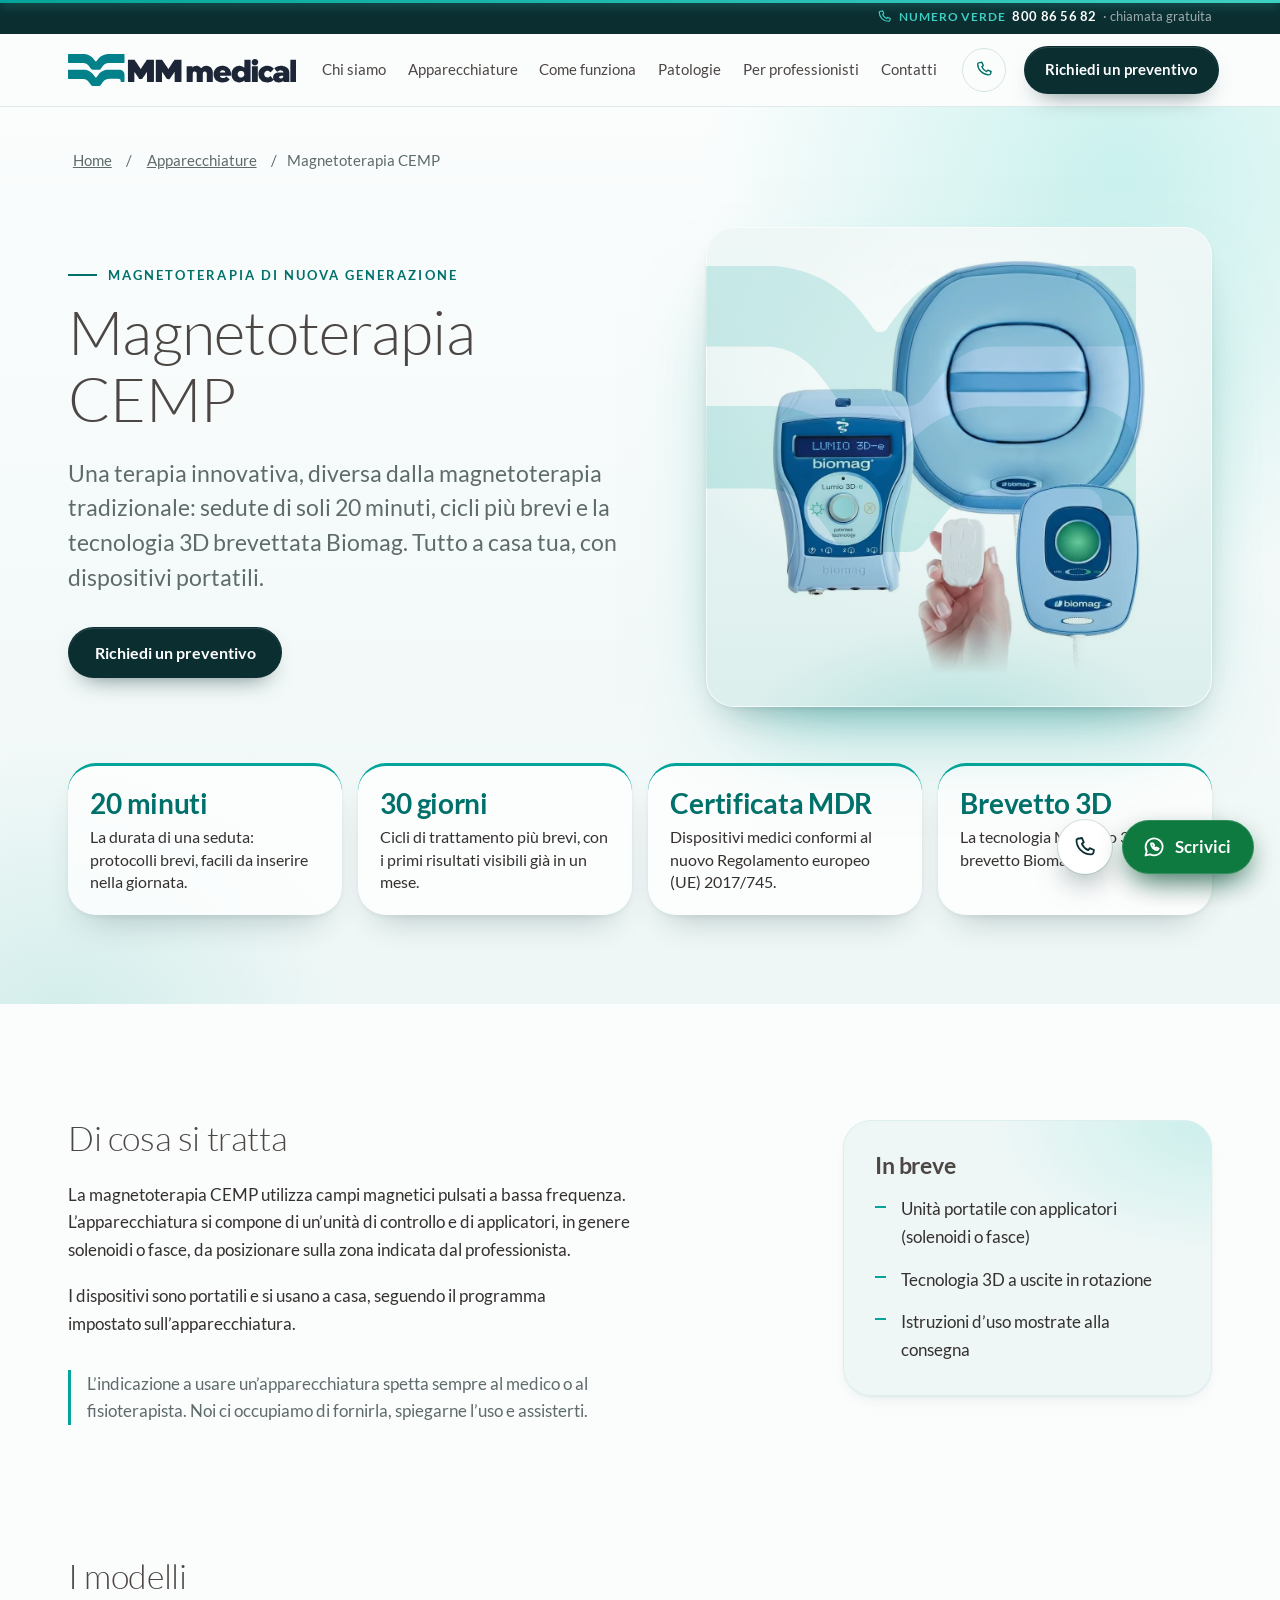
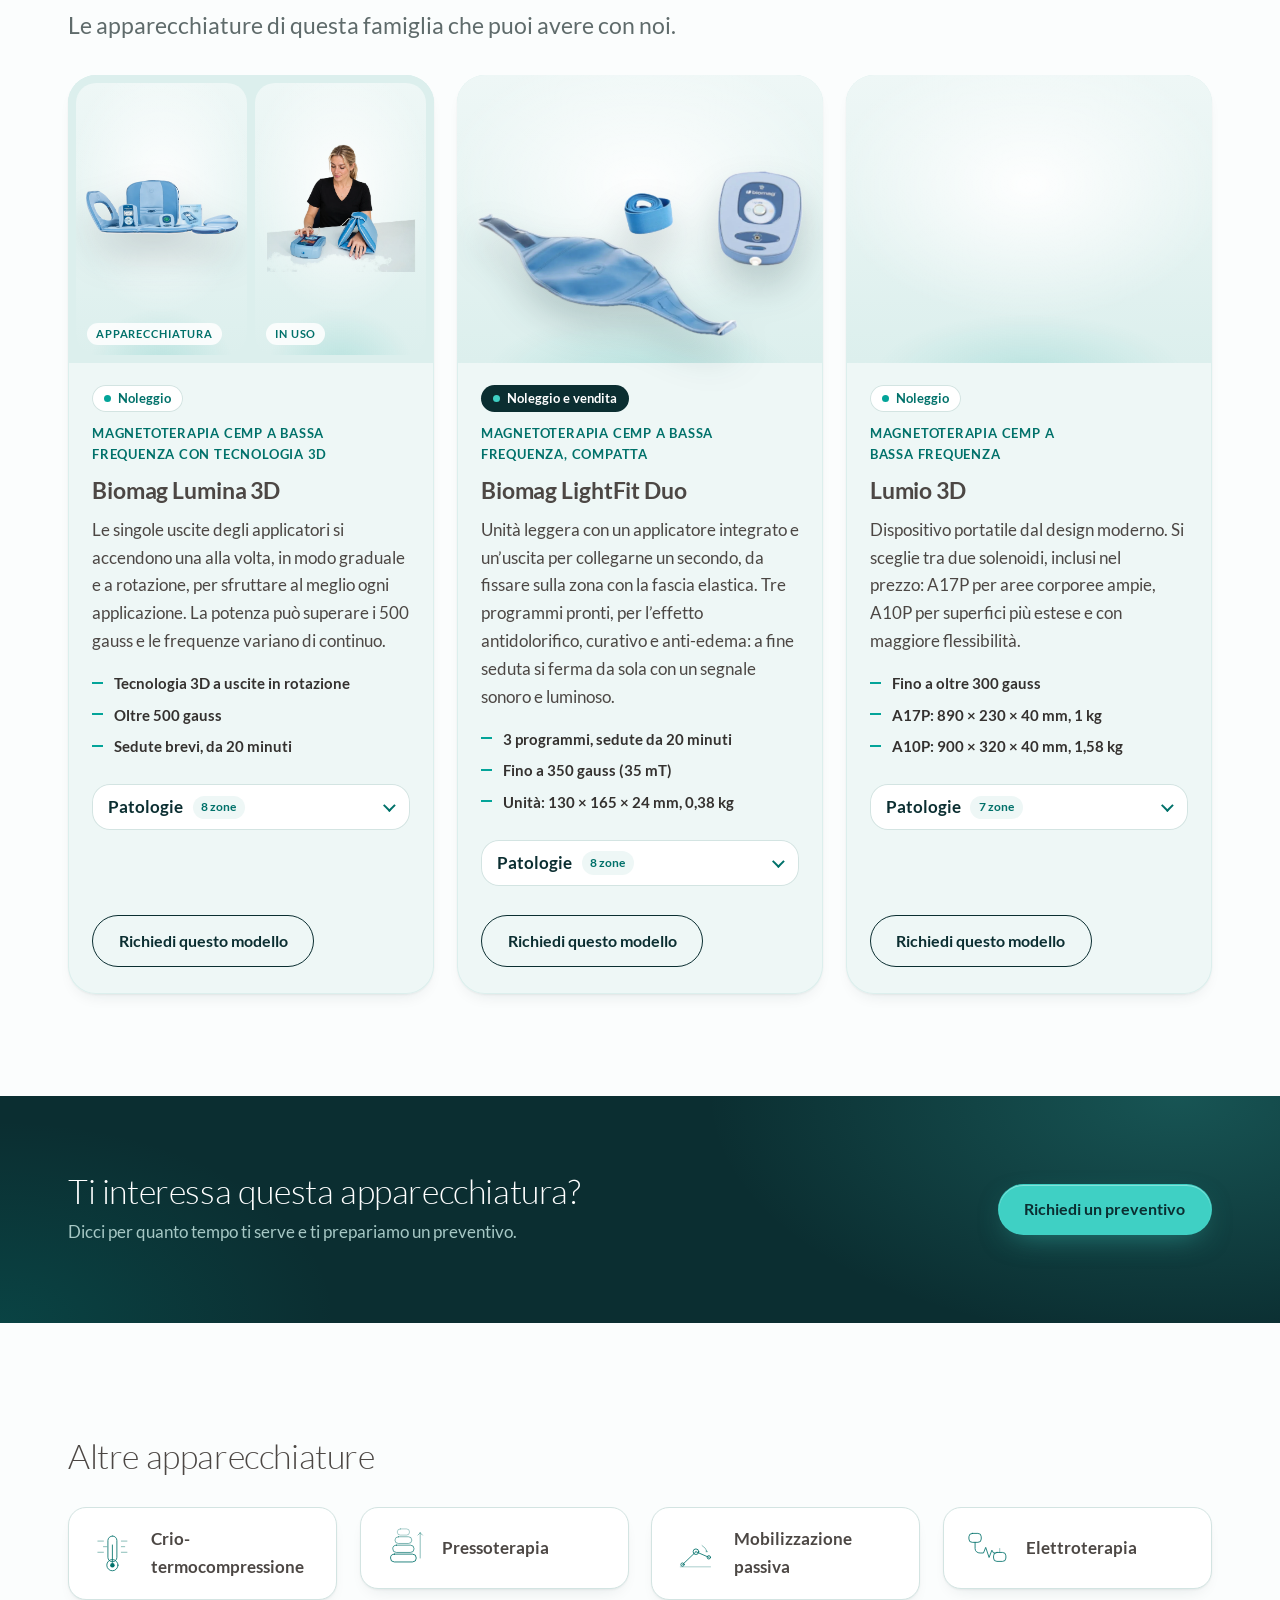
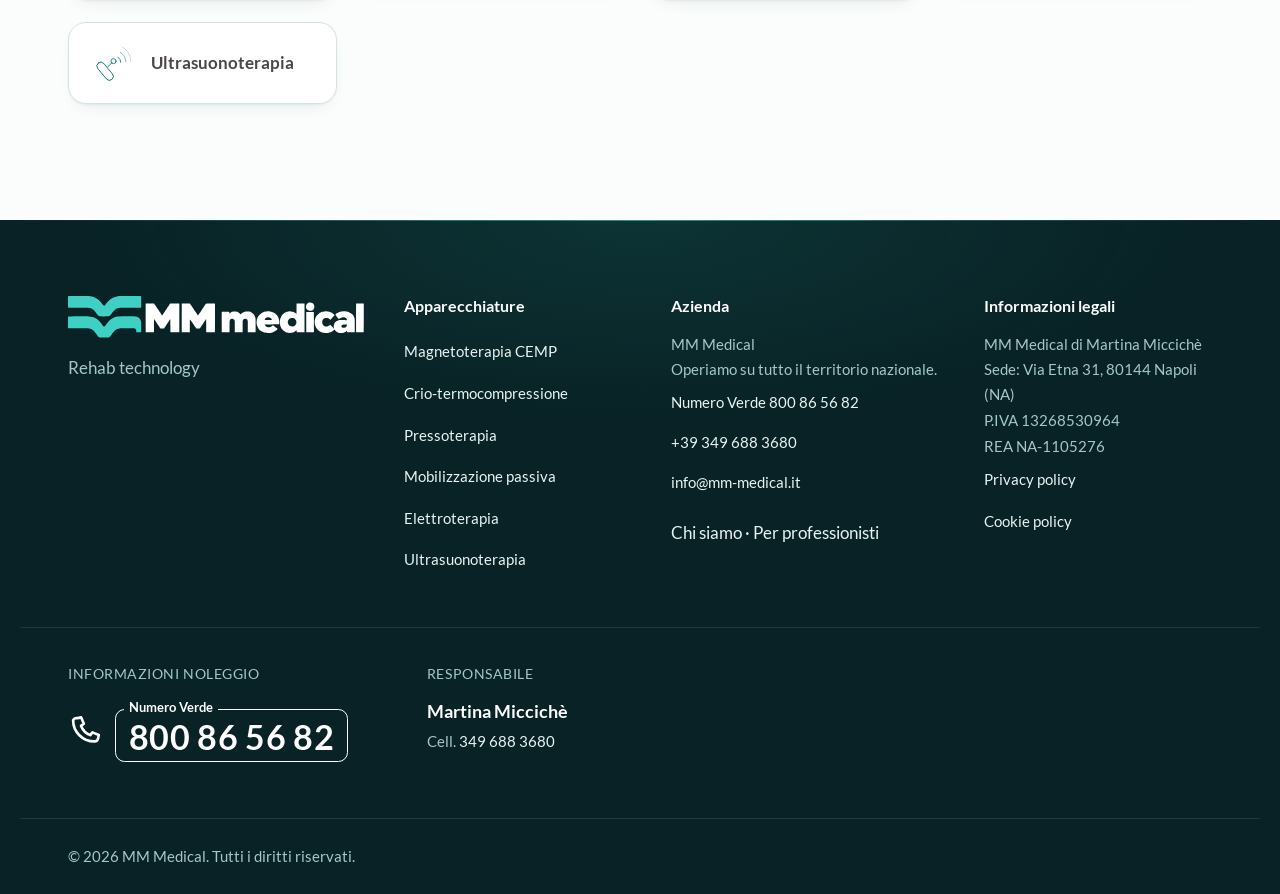
<file: apparecchiature/magnetoterapia/index.html>
<!DOCTYPE html><html lang="it"><head><meta charset="utf-8"><meta name="viewport" content="width=device-width, initial-scale=1"><title>Noleggio magnetoterapia CEMP | MM Medical</title><meta name="description" content="Magnetoterapia CEMP portatile: Biomag Lumina 3D, LightFit Duo (anche in vendita) e Lumio 3D, a noleggio con consegna, istruzioni d’uso e assistenza. Operiamo su tutto il territorio nazionale."><link rel="canonical" href="https://www.mm-medical.it/apparecchiature/magnetoterapia/"><link rel="icon" href="/favicon.svg" type="image/svg+xml"><meta name="theme-color" content="#0b2e31"><script>document.documentElement.classList.add('js');</script><script>
      // Page transitions: only the photo that travels (clicked card <-> device hero) gets a transition name,
      // so every other photo fades with the page. Browsers without these events simply skip the effect.
      (function () {
        var slug = function (u) { var m = new URL(u, location.href).pathname.match(/^\/apparecchiature\/([^\/]+)\/?$/); return m ? m[1] : null; };
        var photo = function (s, home) { return home ? document.querySelector('[data-device="' + s + '"] .ph') : document.querySelector('.stage .photo'); };
        var name = function (el, s) { if (el) el.style.viewTransitionName = 'dev-' + s; };
        addEventListener('pageswap', function (e) {
          if (!e.viewTransition || !e.activation) return;
          var to = new URL(e.activation.entry.url), here = slug(location.href), dest = slug(to.href);
          if (dest && !here) name(photo(dest, true), dest);
          else if (here && to.pathname === '/') name(photo(here, false), here);
        });
        addEventListener('pagereveal', function (e) {
          if (!e.viewTransition || !window.navigation || !navigation.activation || !navigation.activation.from) return;
          var from = new URL(navigation.activation.from.url), here = slug(location.href), prev = slug(from.href);
          if (here && from.pathname === '/') name(photo(here, false), here);
          else if (!here && prev) name(photo(prev, true), prev);
        });
      })();
    </script><link rel="alternate" hreflang="it" href="https://www.mm-medical.it/apparecchiature/magnetoterapia/"><link rel="alternate" hreflang="x-default" href="https://www.mm-medical.it/apparecchiature/magnetoterapia/"><meta property="og:type" content="website"><meta property="og:locale" content="it_IT"><meta property="og:site_name" content="MM Medical"><meta property="og:title" content="Noleggio magnetoterapia CEMP | MM Medical"><meta property="og:description" content="Magnetoterapia CEMP portatile: Biomag Lumina 3D, LightFit Duo (anche in vendita) e Lumio 3D, a noleggio con consegna, istruzioni d’uso e assistenza. Operiamo su tutto il territorio nazionale."><meta property="og:url" content="https://www.mm-medical.it/apparecchiature/magnetoterapia/"><meta property="og:image" content="https://www.mm-medical.it/og.jpg"><meta property="og:image:width" content="1200"><meta property="og:image:height" content="630"><meta property="og:image:alt" content="MM Medical: noleggio di apparecchiature per la riabilitazione"><meta name="twitter:card" content="summary_large_image"><meta name="twitter:image" content="https://www.mm-medical.it/og.jpg"><script type="application/ld+json">{"@context":"https://schema.org","@type":"LocalBusiness","name":"MM Medical","url":"https://www.mm-medical.it","telephone":"+39 349 688 3680","email":"info@mm-medical.it","description":"Magnetoterapia CEMP portatile: Biomag Lumina 3D, LightFit Duo (anche in vendita) e Lumio 3D, a noleggio con consegna, istruzioni d’uso e assistenza. Operiamo su tutto il territorio nazionale.","areaServed":{"@type":"Country","name":"Italia"}}</script><script type="application/ld+json">{"@context":"https://schema.org","@type":"BreadcrumbList","itemListElement":[{"@type":"ListItem","position":1,"name":"Home","item":"https://www.mm-medical.it/"},{"@type":"ListItem","position":2,"name":"Apparecchiature","item":"https://www.mm-medical.it/#apparecchiature"},{"@type":"ListItem","position":3,"name":"Magnetoterapia CEMP","item":"https://www.mm-medical.it/apparecchiature/magnetoterapia/"}]}</script><link rel="stylesheet" href="/_astro/Base.Cmo2KmZf.css"><style>.bodymap[data-astro-cid-vk6je62c]{width:100%;height:auto;display:block;overflow:visible}.ground[data-astro-cid-vk6je62c]{fill:#0b2e3114}.sil[data-astro-cid-vk6je62c],.head[data-astro-cid-vk6je62c]{fill:#fff;stroke:#00716a52;stroke-width:2px;stroke-linejoin:round;vector-effect:non-scaling-stroke}.spine[data-astro-cid-vk6je62c]{fill:none;stroke:#00716a2e;stroke-width:2px;stroke-dasharray:3 6;stroke-linecap:round}.zone[data-astro-cid-vk6je62c]{cursor:pointer;outline:none}.region[data-astro-cid-vk6je62c]{fill:var(--teal-glow);stroke:var(--teal-glow);opacity:0;transition:opacity .3s var(--ease)}.dot[data-astro-cid-vk6je62c]{fill:var(--teal);stroke:#fff;stroke-width:2.5px;transform-box:fill-box;transform-origin:50%;transition:transform .3s var(--ease), fill .3s}.pulse[data-astro-cid-vk6je62c]{fill:none;stroke:var(--teal);stroke-width:1.5px;opacity:0;transform-box:fill-box;transform-origin:50%}.hit[data-astro-cid-vk6je62c]{fill:#0000}.zone[data-astro-cid-vk6je62c].on .region[data-astro-cid-vk6je62c],.zone[data-astro-cid-vk6je62c]:hover .region[data-astro-cid-vk6je62c],.zone[data-astro-cid-vk6je62c]:focus-visible .region[data-astro-cid-vk6je62c]{opacity:.4}.zone[data-astro-cid-vk6je62c].on .dot[data-astro-cid-vk6je62c],.zone[data-astro-cid-vk6je62c]:hover .dot[data-astro-cid-vk6je62c],.zone[data-astro-cid-vk6je62c]:focus-visible .dot[data-astro-cid-vk6je62c]{fill:var(--ink);transform:scale(1.35)}.zone[data-astro-cid-vk6je62c]:focus-visible .hit[data-astro-cid-vk6je62c]{stroke:var(--teal-deep);stroke-width:2px;stroke-dasharray:4 4}.is-mini[data-astro-cid-vk6je62c] .sil[data-astro-cid-vk6je62c],.is-mini[data-astro-cid-vk6je62c] .head[data-astro-cid-vk6je62c]{stroke-width:1.25px}.is-mini[data-astro-cid-vk6je62c] .region[data-astro-cid-vk6je62c]{opacity:.85;fill:var(--teal);stroke:var(--teal)}.is-mini[data-astro-cid-vk6je62c] .dot[data-astro-cid-vk6je62c]{fill:var(--ink);stroke-width:1px;transform:scale(2.4)}.is-mini[data-astro-cid-vk6je62c] .spine[data-astro-cid-vk6je62c]{display:none}.is-figure[data-astro-cid-vk6je62c] .sil[data-astro-cid-vk6je62c],.is-figure[data-astro-cid-vk6je62c] .head[data-astro-cid-vk6je62c]{stroke-width:1.5px}.is-figure[data-astro-cid-vk6je62c] .region[data-astro-cid-vk6je62c]{opacity:.5}.is-figure[data-astro-cid-vk6je62c] .dot[data-astro-cid-vk6je62c]{fill:var(--teal-deep);stroke-width:2px;transform:scale(1.5)}.is-figure[data-astro-cid-vk6je62c] .spine[data-astro-cid-vk6je62c]{display:none}@media (prefers-reduced-motion:no-preference){.is-interactive[data-astro-cid-vk6je62c] .pulse[data-astro-cid-vk6je62c]{animation:bm-pulse 2.6s var(--ease) infinite}.is-interactive[data-astro-cid-vk6je62c] .zone[data-astro-cid-vk6je62c]:nth-of-type(2n) .pulse[data-astro-cid-vk6je62c]{animation-delay:.65s}.is-interactive[data-astro-cid-vk6je62c] .zone[data-astro-cid-vk6je62c]:nth-of-type(3n) .pulse[data-astro-cid-vk6je62c]{animation-delay:1.3s}.is-interactive[data-astro-cid-vk6je62c] .zone[data-astro-cid-vk6je62c]:hover .pulse[data-astro-cid-vk6je62c],.is-interactive[data-astro-cid-vk6je62c] .zone[data-astro-cid-vk6je62c].on .pulse[data-astro-cid-vk6je62c]{animation:none}}@keyframes bm-pulse{0%{opacity:.7;transform:scale(1)}70%,to{opacity:0;transform:scale(3)}}
</style><link rel="stylesheet" href="/_astro/_slug_.CMBwmDP9.css"></head><body><a class="skip" href="#main">Vai al contenuto</a><header class="site-header" data-astro-cid-nen7h5rs><div class="topline" data-astro-cid-nen7h5rs><div class="wrap tl-in" data-astro-cid-nen7h5rs><a class="tl-tf" href="tel:800865682" aria-label="Numero Verde 800 86 56 82, chiamata gratuita" data-astro-cid-nen7h5rs><svg class="i" viewBox="0 0 24 24" fill="none" stroke="currentColor" stroke-width="1.8" stroke-linecap="round" stroke-linejoin="round" aria-hidden="true"><path d="M6.6 3.5 9 3l1.8 4.3-1.9 1.5a11.5 11.5 0 0 0 6.3 6.3l1.5-1.9L21 15l-.5 2.4a2.5 2.5 0 0 1-2.5 2c-8 0-14.5-6.5-14.5-14.5a2.5 2.5 0 0 1 2.1-1.4z"></path></svg><span class="tl-lbl" data-astro-cid-nen7h5rs>Numero Verde</span> <strong data-astro-cid-nen7h5rs>800 86 56 82</strong><span class="tl-free" data-astro-cid-nen7h5rs>· chiamata gratuita</span></a></div></div><div class="wrap bar" data-astro-cid-nen7h5rs><a class="brand" href="/" aria-label="MM Medical, home" data-astro-cid-nen7h5rs><svg class="logo" viewBox="99.5 168.3 1407.2 197.2" role="img" aria-label="MM Medical" xmlns="http://www.w3.org/2000/svg"><path fill="var(--logo-mark, #02818B)" fill-rule="evenodd" d="M 103 168.5 c -1.67 0.67 -2.67 1.33 -3.17 2.67 -0.33 0.67 -0.33 1 -0.33 24.5 0 15.67 0 24 0.17 24.33 0.5 1.5 2 3 3.67 3.5 0.33 0.17 13.83 0.17 45.5 0.33 26.67 -0 45.83 -0 47 0.17 3.33 0.17 9 1.5 12.5 2.83 3.83 1.33 9.83 5.33 14.17 9.33 3 2.67 3.67 3.33 6.83 7.33 1.5 2 3 3.83 3.33 4.17 1 1.33 5.67 7.67 7.17 10 0.83 1.17 3.33 3.67 4.67 4.67 1.33 0.83 3.17 1.83 4.83 2.17 l 1.33 0.33 20.17 0.17 c 11.67 -0 20.67 -0 21.17 -0.17 4.17 -0.83 7.67 -3 10 -6.33 0.5 -0.67 1.17 -1.67 1.5 -2.17 0.33 -0.33 1.67 -2 2.83 -3.67 1.17 -1.67 2.5 -3.5 3 -4.17 0.67 -0.67 1.67 -2 2.33 -2.83 2.5 -3.33 7.5 -9 10 -11.17 3.17 -2.83 8.17 -5.83 12.5 -7.67 3.33 -1.33 8.67 -2.5 12.67 -2.83 1.5 -0.17 17.5 -0.17 49.67 -0.17 l 47.5 -0.17 0.83 -0.33 c 1.33 -0.67 1.83 -1.17 2.5 -2.33 l 0.5 -1 0 -23.17 c 0 -12.67 -0.17 -23.67 -0.17 -24.33 -0.17 -1.83 -0.67 -2.67 -2.17 -3.5 l -1 -0.67 -48 -0 c -29.33 -0 -49.17 -0 -51.17 0.17 -5.67 0.33 -10.67 1 -17 2.67 -6.5 1.5 -9.5 2.67 -16.5 6 -5.5 2.67 -12.67 7.5 -16.17 10.83 -0.33 0.5 -1.83 1.83 -3.33 3.33 -1.5 1.33 -3.5 3.33 -4.33 4.5 -2.83 3.17 -8.5 10.5 -11.33 14.67 -1.67 2.67 -3 3.33 -5.67 3.33 -2.17 -0 -3.33 -0.83 -5.33 -3.67 -3.33 -4.67 -3.67 -5.17 -6.83 -9 -1.33 -1.67 -2.67 -3.33 -3 -3.67 -2.5 -3.33 -7.83 -8.67 -11.5 -11.5 -0.33 -0.17 -1.17 -0.83 -1.83 -1.33 -0.67 -0.5 -2 -1.5 -2.83 -2 -0.83 -0.67 -2.17 -1.5 -3 -2.17 -1.67 -1 -4.5 -2.67 -6.33 -3.5 -0.67 -0.33 -2.5 -1.17 -3.83 -1.83 -3.33 -1.5 -6.83 -2.67 -10.33 -3.67 -0.83 -0.17 -2.17 -0.5 -3 -0.67 -1 -0.33 -2.33 -0.67 -3.17 -0.83 -0.83 -0.17 -2 -0.33 -2.33 -0.5 -0.33 -0 -2.5 -0.33 -4.67 -0.67 l -3.83 -0.5 -47.83 -0 c -38.83 -0 -47.83 -0 -48.33 0.17z M 117.17 265 l -14.5 -0 -0.83 0.67 c -0.5 0.33 -1.17 1 -1.33 1.33 -1 1.17 -1 -0.5 -1 26.17 0 27.67 -0.17 25.83 1.33 27.17 1.33 1.33 -3.33 1.17 47.33 1.33 32 -0 45.5 -0 46.83 0.17 3 0.33 8 1.33 10.67 2.33 2.5 0.83 6.67 2.83 7.83 3.67 2 1.5 3.83 2.67 5 3.5 3.5 2.5 4.83 3.67 7.67 7.33 1.17 1.5 3.67 4.5 5.17 6.33 1.67 2.17 4.5 6 5.67 8.17 0.5 0.83 1.5 2.17 2.33 3.17 0.67 1 1.67 2.33 2.17 3 1.5 2.33 3 3.5 5.83 5 2.33 1.17 1.83 1.17 22.67 1.17 19.67 -0 22.5 -0.17 24.17 -0.67 2.33 -0.67 5.67 -3.17 6.83 -5 1.17 -1.67 2.83 -4.17 4.33 -6.33 1.17 -1.5 2.5 -3.33 3 -4.17 2.83 -3.83 3.33 -4.67 4.5 -6.33 0.83 -1 2 -2.33 2.5 -3.17 0.67 -0.83 1.5 -1.83 1.83 -2.17 1.83 -2.5 5.67 -6 8.5 -7.83 0.83 -0.5 1.67 -1 1.83 -1.17 0.17 -0.17 0.83 -0.5 1.5 -0.83 0.5 -0.33 1.17 -0.67 1.67 -1 3.33 -2.33 11.17 -4.5 17.5 -5 4.33 -0.33 60.83 -0.33 64.83 -0 3.5 0.33 4.67 0.67 7 2.67 1.83 1.67 2.83 3.17 3.33 4.67 0.67 1.83 0.83 3 0.83 7 0 3.17 0 3.5 0.33 3.83 l 0.33 0.33 10.67 0.17 c 11.5 -0 11.67 -0 12.17 -0.83 0.17 -0.5 0.33 -42.33 0 -45.67 -0.33 -5 -1 -7.67 -3.17 -11.83 -3.83 -7.67 -8.5 -11.83 -18 -15.5 -2 -0.83 -5.33 -1.5 -9 -1.67 -3.17 -0.17 -60.83 -0.17 -70.17 -0 -3.83 -0 -7.33 0.17 -7.67 0.33 -0.5 -0 -2 0.33 -3.5 0.5 -1.33 0.17 -3.33 0.5 -4.17 0.83 -0.83 0.17 -2 0.5 -2.33 0.5 -2 0.33 -9 2.67 -12 4 -6 2.83 -7.33 3.5 -10 5.33 -4.5 2.83 -5.5 3.67 -10.33 7.83 -3.33 2.83 -3.67 3.17 -7.67 8 -0.83 1 -2.17 2.67 -3.17 4 -1 1.17 -2.5 3 -3.33 4.17 -0.67 1.17 -1.83 2.67 -2.17 3.17 -0.5 0.67 -1.67 2.33 -2.67 3.5 -3.67 5.33 -4.33 6 -7.33 6 -1.5 -0 -2.5 -0.33 -3.33 -1.17 -1.33 -1.33 -4.5 -5.83 -7.83 -10.67 -1.17 -1.83 -2.33 -3.5 -3.5 -4.67 -1.67 -1.83 -4.67 -5.33 -7.17 -8.17 -1 -1.5 -1.67 -2 -3.5 -3.67 -0.83 -0.67 -2 -1.67 -2.67 -2.33 -3.33 -2.83 -9.67 -7.33 -12 -8.33 -0.33 -0.17 -1.17 -0.5 -1.83 -1 -1.5 -0.83 -5.17 -2.5 -7 -3.17 -0.83 -0.33 -2.17 -0.83 -2.83 -1.17 -0.83 -0.33 -2.17 -0.67 -3 -0.83 -0.83 -0.17 -2 -0.5 -2.67 -0.67 -4.67 -1.33 -10.17 -2.17 -15.33 -2.33 -3.5 -0.17 -53.17 -0.17 -81.17 -0z"></path><path fill="var(--logo-word, #1D2637)" fill-rule="evenodd" d="M 1249 199.17 c -3.5 0.33 -8.17 2.5 -10.5 4.67 -1.5 1.33 -4 4.5 -4.67 5.83 -2 4 -2.67 8.83 -1.83 14 0.83 4.17 3.5 8.33 7.17 11.17 3.83 2.83 7 3.67 12.5 3.67 7.17 -0 12.67 -2.67 16.33 -8 1.5 -2.5 2.83 -5.67 3.17 -7.83 0.17 -0.5 0.17 -1.67 0.33 -2.33 0.83 -6 -3 -14.33 -8.17 -17.67 -4.33 -2.67 -9.5 -4 -14.33 -3.5z M 469.33 204.33 l -0.5 0.5 0 67.5 0.17 67.33 0.33 0.33 c 0.17 0.17 0.83 0.33 2.67 0.33 2.83 0.17 35.5 0.17 35.83 -0 0.83 -0.17 0.83 0.83 0.83 -30.83 0 -28.17 0 -30 0.33 -30.33 0.33 -0.5 0.67 -0.33 1.5 1.17 0.33 0.67 1.33 2 2.17 3.33 2.17 2.67 2.67 3.5 5.33 7.33 1 1.67 2.17 3.5 2.5 4 2 3.17 5.5 8.33 6.83 10.17 0.83 1.33 1.83 2.83 2.5 3.5 0.5 0.83 2.67 4 4.67 7 2.17 3.17 4 6 4.33 6.33 0.33 0.33 1 0.67 1.67 0.83 0.83 0.33 1.17 0.33 7.33 0.33 5.67 -0 6.5 -0 7.17 -0.33 0.67 -0.33 2 -1.67 3 -3.17 0.5 -0.5 1.67 -2.5 3 -4.17 1.17 -1.83 2.67 -4 3.33 -5 1.67 -2.5 3.5 -5.17 4.17 -6.33 0.83 -1.33 4.5 -6.67 5.83 -8.67 0.67 -0.83 1.5 -2 1.83 -2.67 0.83 -1 3.17 -4.67 4.83 -7.33 1.83 -2.67 4.33 -6.33 4.67 -6.5 0.83 -0.5 0.83 -1.83 0.83 30.33 0.17 21.5 0.17 30.17 0.33 30.5 0.17 0.17 0.33 0.33 0.67 0.5 0.17 -0 9.5 -0 20.67 -0 l 20.17 -0 0.33 -0.33 0.5 -0.33 0 -67.5 0 -67.33 -0.5 -0.5 -0.5 -0.33 -20.83 -0 c -14.33 -0 -21 -0 -21.33 0.17 -0.83 0.33 -1.67 1.67 -7.17 9.67 -1.5 2.17 -3.83 5.67 -5.33 7.67 -1.33 2.17 -2.67 4.17 -3 4.5 -0.67 1.17 -2.33 3.67 -2.83 4.67 -0.33 0.5 -0.83 1.33 -1.33 1.83 -5.17 7.5 -8 12 -9.83 14.83 -1 1.5 -2.5 4 -3.5 5.33 -1 1.5 -2.33 3.67 -3 4.67 -1.5 2.33 -2 2.83 -2.5 2.83 -0.33 -0 -2 -2.33 -4.17 -5.83 -0.33 -0.67 -1.5 -2.33 -2.5 -3.67 -1 -1.33 -2.33 -3.5 -3.33 -4.83 -0.83 -1.33 -2.5 -3.83 -3.67 -5.67 -1.17 -1.67 -2.67 -4 -3.5 -5.17 -5.83 -8.67 -9.5 -14.17 -12.67 -18.83 -1 -1.5 -2.67 -3.83 -3.67 -5.33 -3.67 -5.33 -4.33 -6.17 -4.83 -6.5 l -0.5 -0.33 -19.5 -0 -19.5 -0 -0.33 0.33z M 1187.33 204.17 c -0.33 0.17 -0.5 0.33 -0.5 0.5 -0.17 -0 -0.17 11 -0.33 24.17 0 17.83 -0.17 24.17 -0.17 24.17 -0.5 0.33 -0.67 0.17 -1.83 -0.83 -1.5 -1.33 -4 -3.33 -5.5 -4 -0.5 -0.33 -1.67 -1 -2.33 -1.33 -2 -1.33 -5.83 -3 -7.67 -3.67 -2.17 -0.67 -8 -1.83 -10.33 -2 -3.17 -0.33 -6.5 -0 -10.5 0.67 -6.33 1 -7.67 1.33 -12.83 3.67 -2 1 -7.17 4 -8.33 4.83 -4.17 3.33 -7.5 6.83 -11.17 11.5 -2.5 3.33 -6 11.5 -7.33 17.5 -2.5 10.33 -2.17 19.33 1.33 31.67 0.33 1.33 1.83 4.5 3.33 7.67 0.83 1.67 1.33 2.33 4 6.17 4.5 6.33 11.5 11.83 19 15 7.17 3 12.33 4 20.33 3.83 8.83 -0.33 15.33 -2.33 22.5 -7 1.17 -0.83 4.67 -3.67 5.83 -4.67 1.83 -1.83 2 -1.5 2.5 5 0.17 2.83 0.33 3.33 1 3.67 0.17 0.17 4.83 0.17 17.83 0.17 l 17.67 -0 0.33 -0.33 0.5 -0.5 0 -67.5 0 -67.5 -0.33 -0.5 -0.5 -0.33 -17.67 -0 c -9.83 -0 -17.83 -0 -18 -0 -0.33 -0.17 -0.67 -0 -0.83 -0z m -17.17 68.83 c 1.33 0.17 2.83 0.5 3.33 0.67 0.5 0.33 1.17 0.5 1.5 0.5 0.83 0.17 3.67 2.5 5.33 4.17 5.17 5.17 7.17 12.83 5 20.17 -1.17 3.33 -2 5.17 -3.83 7.17 -2.17 2.33 -4.33 3.83 -7.83 5.67 -4.67 2.17 -11 2.17 -16.33 -0.17 -2 -0.83 -5 -2.83 -6.5 -4.5 -2.5 -2.67 -3.83 -5 -5.17 -9.83 l -0.5 -1.83 0 -3.33 0.17 -3.5 0.67 -1.67 c 0.33 -1 1 -2.33 1.33 -3 0.5 -0.67 1.17 -1.83 1.5 -2.5 1.17 -2.17 4.5 -5.17 7 -6.5 3.67 -1.83 9.5 -2.5 14.33 -1.5z M 641 204.5 l -0.33 0.33 -0.17 67.33 0 67.33 0.5 0.5 0.33 0.33 9.5 -0 c 5.17 -0 13.5 -0 18.5 0.17 8.67 -0 9 -0 9.33 -0.33 l 0.33 -0.33 0 -29 c 0.17 -15.83 0.17 -29.5 0.33 -30.17 0.17 -2.33 0.5 -2 3.33 2.33 3 4.17 4 5.83 5.5 7.83 0.83 1 2.5 3.67 4 5.67 1.33 2 3 4.5 3.67 5.5 0.67 1 1.83 2.5 2.33 3.33 0.67 1 1.33 2.17 1.67 2.5 0.33 0.5 2.33 3.5 4.33 6.5 4.67 6.83 5.17 7.5 6.17 8.17 1 0.67 1.5 0.67 8.17 0.67 6.5 -0.17 6.5 -0.17 8.17 -1.5 1.17 -1.17 6.17 -8.17 7 -10 0.33 -0.33 1.17 -1.67 2 -3 0.83 -1.17 2.17 -3.17 3.17 -4.5 0.83 -1.33 2.17 -3.17 2.67 -4.17 1.67 -2.17 4.5 -6.33 5.5 -8.17 2.17 -3.5 2.5 -4 3.33 -5.17 0.5 -0.5 1.17 -1.5 1.5 -2 0.5 -0.5 1.5 -2 2.33 -3.17 1.67 -2.5 2.17 -2.83 2.5 -2.17 0.17 0.5 0.33 15.17 0.17 44.83 0 10.5 0 15.5 0.17 15.67 0.17 0.17 0.5 0.33 0.83 0.5 0.67 0.17 40 0.17 40.33 -0 0.83 -0.17 0.83 3.67 0.83 -67.83 0 -48.5 0 -67.17 -0.17 -67.5 -0.17 -0.33 -0.33 -0.5 -0.5 -0.67 -0.33 -0.17 -37.5 -0.17 -40.17 -0 -2.17 0.17 -2.67 0.33 -3.83 2.17 -2.17 3.5 -3.67 5.67 -4.67 7.17 -1.17 1.33 -2.67 3.5 -4.17 6.17 -0.33 0.67 -1.33 2.17 -2.17 3.17 -1.83 2.67 -4.5 6.67 -6.67 9.83 -0.83 1.33 -1.83 3 -2.33 3.5 -0.33 0.67 -1.5 2.33 -2.33 3.67 -1.67 2.5 -2.67 3.83 -6 8.67 -1.17 1.67 -2.67 4 -3.5 5.17 -4 6.33 -4.33 6.83 -5.17 6.33 0 -0.17 -0.67 -0.83 -1.17 -1.67 -0.5 -0.83 -1.17 -2.17 -1.67 -2.83 -1.5 -2.33 -5.33 -7.83 -8.5 -12.83 -1.83 -2.5 -4 -5.67 -5 -7.17 -1.67 -2.5 -2.5 -3.67 -4 -6.33 -0.5 -0.67 -1.33 -2 -2 -2.83 -0.67 -0.83 -1.5 -2 -2 -2.5 -1.83 -2.67 -5 -7.33 -7.83 -11.5 -3 -4.83 -4.67 -7 -5.33 -7.5 -0.67 -0.67 -3.67 -0.83 -21.67 -0.83 -16.33 -0 -16.83 -0 -17.17 0.33z M 1470.17 204.67 c -0.17 0.33 -0.33 3.67 -0.33 67.5 0 36.83 0 67.33 0.17 67.67 0 0.33 0.17 0.5 0.33 0.67 0.33 0.17 5.17 0.17 17.67 0.17 17.33 -0 17.33 -0 17.83 -0.33 0.17 -0.17 0.5 -0.5 0.5 -0.67 0.17 -0.33 0.17 -24.33 0.17 -53.5 0 -29.17 0 -55.83 0 -59.33 0.17 -3.5 0.17 -9.67 0 -14 l 0 -7.67 -0.5 -0.5 -0.5 -0.5 -17.5 -0 -17.5 -0 -0.33 0.5z M 1045.83 241.17 c -0.33 -0 -1.5 0.17 -2.67 0.33 -1.33 0.17 -2.67 0.33 -3.17 0.5 -1.17 -0 -6.33 1.33 -8 1.83 -10 3.33 -18.17 9 -24.5 17 -3.67 4.5 -7 10.67 -8.5 16.17 -0.33 1 -0.67 2.17 -0.83 2.83 -0.33 1.33 -1.17 5.17 -1.33 7 -0.5 4.17 0 14 0.67 17 0.17 0.33 0.33 1.17 0.5 1.67 0 0.67 0.5 2 0.83 3.17 0.5 1.17 1 2.67 1.17 3.17 1 3 3.17 7 6.33 11.33 3.83 5.33 5.17 6.67 10.17 10.5 4 2.83 6.5 4.33 11 6 7.83 3.33 14.33 4.5 24.5 4.33 7.83 -0 12.67 -0.67 20.33 -2.83 2.33 -0.67 6.83 -2.67 9.33 -4 1.33 -0.83 6 -3.83 7.17 -4.83 2.67 -2.17 7.5 -7.17 7.5 -7.67 0 -0.5 -1.33 -1.83 -4.67 -4.33 -1.5 -1.17 -3 -2.33 -3.33 -2.67 -0.5 -0.33 -1.17 -1 -1.67 -1.33 -0.67 -0.33 -1.5 -1 -2.17 -1.5 -6.33 -4.83 -9.83 -7.5 -10.5 -7.5 -0.17 -0 -1.17 0.83 -2.67 2.33 -4.33 4.17 -7 5.67 -12.5 6.5 -4 0.67 -8 0.33 -11.83 -0.67 -4.67 -1.33 -9.67 -5.67 -11.17 -9.5 -0.17 -0.67 -0.5 -1.33 -0.5 -1.5 -0.33 -0.67 0.17 -1.17 0.83 -1.33 0.33 -0.17 14.17 -0.17 30.83 -0.17 32.5 -0 35.83 -0 36.17 -0.17 0.5 -0.17 0.67 -1 1 -4.17 0.67 -6.33 0 -15.83 -1.67 -20.83 -0.17 -0.83 -0.83 -2.5 -1.17 -3.67 -1 -3.17 -1.67 -4.67 -3.67 -8.33 -1.5 -2.5 -2.67 -4.17 -4.17 -6 -0.83 -0.83 -1.83 -2.17 -2.5 -2.83 -2.83 -3.5 -7.67 -7 -14 -10.17 -4.17 -2.17 -10.83 -4.33 -15.17 -5 -1 -0 -2.33 -0.33 -3 -0.5 -1 -0.17 -11.33 -0.5 -13 -0.17z m 8.5 27.67 c 4.67 0.67 8.5 2.5 10.83 4.83 1.33 1.5 2.17 2.67 3.17 5.33 1 2.33 0.83 2.83 -0.5 3.17 -1.17 0.17 -31.5 0.17 -32 -0.17 -0.5 -0.33 -0.5 -0.67 0 -2.33 0.67 -2.17 1.83 -4.33 3.33 -5.67 2.83 -2.83 6.5 -4.67 10.33 -5.17 2.33 -0.33 2.5 -0.33 4.83 -0z M 1322 241.17 c -2 0.17 -5.5 0.67 -8.67 1.5 -1 0.17 -2.33 0.5 -2.67 0.5 -2.5 0.5 -5.83 1.83 -9.5 3.67 -4.33 2.17 -7.17 3.83 -8.5 5.17 -0.67 0.67 -2 1.67 -2.83 2.33 -2 1.67 -3.83 3.67 -7.5 8 -1 1.33 -2.5 3.83 -4 6.83 -0.5 1.33 -1.17 2.5 -1.17 2.5 -0.5 0.67 -2.5 6.33 -2.83 8.17 -1.17 6.17 -1.5 9 -1.5 13 0.17 7.83 1.67 14.33 4.67 21.17 1.17 2.67 1.33 3.17 2.5 5 3.83 6.17 8.5 11.33 14 15.17 3.33 2.17 4 2.67 10.67 5.83 2.5 1.17 6 2.17 11 3 7.5 1.33 18.67 1.17 24 -0.5 0.67 -0.17 2.33 -0.67 3.83 -1 3.17 -0.83 4.67 -1.33 7.83 -2.83 6 -3 10.83 -6.5 14.33 -10.5 0.67 -1 1 -0.83 2.17 0.83 1.33 2 3 3.83 5.17 5.83 2.33 2.17 3 2.67 5.5 4 2.67 1.5 3.17 1.83 5 2.33 5.5 2 8.67 2.5 15.33 2.5 5.83 -0 9.67 -0.67 14.83 -2.33 0.83 -0.33 1.5 -0.5 1.67 -0.5 0.33 -0 3.83 -1.83 5 -2.67 1.33 -0.83 2.33 -1.67 4.33 -3.5 1.33 -1.17 1.5 -1.33 2 -1 0.33 0.17 0.5 1.83 0.5 4.33 0 2 0.17 2.5 1 2.67 0.5 0.17 34.5 0.17 35 -0.17 0.5 -0 0.67 -0.83 0.5 -1.83 0 -0.33 0 -13.67 0 -29.33 l -0.17 -28.67 -0.33 -2.5 c -0.33 -1.5 -0.67 -3.17 -0.83 -3.83 -0.67 -2.33 -1.33 -5 -1.33 -5.17 0 -0.17 -0.33 -0.83 -0.67 -1.5 -0.33 -0.83 -0.67 -1.83 -0.83 -2.17 -1.17 -2.33 -3.17 -6 -4.33 -7.67 -1 -1.17 -3 -3.17 -4.83 -4.67 -5 -4.17 -10.17 -6.83 -17.67 -9.5 -1.5 -0.5 -6.5 -1.5 -8.67 -1.83 -0.83 -0.17 -2.33 -0.33 -3.17 -0.5 -3.83 -0.5 -13 -0.33 -17 0.17 -0.83 0.17 -1.83 0.33 -2.5 0.5 -1 -0 -3.67 0.67 -6.33 1.33 -0.67 0.17 -1.67 0.5 -2.33 0.67 -0.5 -0 -1.5 0.33 -2.17 0.67 -0.67 0.33 -1.33 0.5 -1.5 0.5 -0.33 -0 -4.67 2 -7.67 3.67 -3.17 1.5 -6.83 4 -9 6 -1.33 1.33 -1.33 1.17 2.17 6.17 0.67 1.17 1.67 2.33 2 2.83 1.5 2.17 4.67 6.33 7.17 9.33 0.67 0.83 1.5 1.83 1.83 2.17 1 1.5 2.17 2.5 2.83 2.5 0.5 -0 1.83 -0.83 3.33 -2.33 2.67 -2.33 7 -4.5 11.67 -5.67 2.17 -0.5 2.5 -0.5 5.5 -0.67 2.67 -0 3.67 -0 4.83 0.17 4.83 1 7.67 2.33 10.33 5.33 1 1 1.83 3 2 5.17 0.67 3.67 0.5 4 -1.67 3.67 -0.83 -0 -3.33 -0.33 -5.67 -0.5 -2.33 -0.17 -5.33 -0.5 -6.5 -0.67 -5.83 -0.5 -16.67 -0.33 -21 0.33 -1.33 0.33 -2.83 0.67 -3.33 0.83 -0.5 0.17 -1.67 0.5 -2.33 0.67 -3 1 -4.83 1.67 -7.33 3.17 -4.5 2.33 -8.83 6.67 -11 10.33 -3 5.5 -3.83 8.83 -3.67 15 0 4.33 0.33 6.67 1.17 9.17 0.83 2.67 0.33 2.67 -2 -0.17 -0.83 -0.67 -1.5 -1.67 -1.83 -1.83 -0.5 -0.5 -1.5 -1.67 -3.17 -3.83 -4.83 -6 -10.17 -11.67 -10.83 -11.67 -0.33 -0 -0.83 0.5 -1.67 1.33 -0.67 0.67 -2 1.83 -2.83 2.33 -0.83 0.5 -1.83 1.33 -2.17 1.67 -1.67 1.17 -4.17 2.33 -6.33 3 -2 0.33 -2.33 0.33 -5 0.33 -4.33 -0 -7.17 -0.67 -10.17 -2.5 -5 -2.83 -7.17 -5.5 -9 -11.17 -1.33 -4.33 -1.33 -9.33 0.17 -14 1.5 -4.5 5.17 -9.17 9.17 -11.17 5.5 -2.83 13.5 -2.83 19.17 0.17 2.5 1.17 4 2.33 6.5 4.83 1.17 1.17 2.17 2.17 2.33 2.17 0.33 -0 1.67 -1.33 4.17 -4 1.17 -1.33 3.17 -3.33 4.33 -4.67 1.17 -1.17 2.67 -2.5 3.33 -3.17 1.17 -1.17 3.17 -3.5 5.33 -6.17 0.67 -0.67 1.67 -1.83 2.17 -2.33 0.83 -0.67 1.17 -1.17 1.17 -1.33 0 -0.67 -0.83 -1.83 -2.67 -3.67 -3.5 -3.5 -6.33 -5.5 -10.83 -8 -0.33 -0.33 -1.17 -0.67 -1.67 -1 -1.67 -1 -4.5 -2.17 -7 -3 -0.33 -0 -1 -0.33 -1.33 -0.5 -0.83 -0.33 -6.17 -1.5 -7.67 -1.67 -0.83 -0.17 -2.17 -0.33 -3.17 -0.5 -2.17 -0.17 -8.33 -0.33 -11.17 -0.17z m 103.83 62.17 c 0.5 0.5 0.5 1 0.33 3.17 -0.33 3.83 -1.17 5.67 -3.83 8.5 -2.17 2.5 -4.83 3.67 -8.67 4.17 -5.33 0.83 -8.83 -0.17 -11.17 -2.67 -2.17 -2.17 -2.67 -4.67 -1.67 -7.17 1.17 -3.67 4.67 -5.67 10.33 -6.17 3 -0.17 14.17 -0 14.67 0.17z M 886.5 241.67 c -1.17 0.17 -2.67 0.5 -3.33 0.67 -0.67 0.17 -1.83 0.5 -2.5 0.67 -1.83 0.5 -4.33 2 -8 4.5 -1 0.67 -2.83 2.33 -3.83 3.33 -0.67 0.83 -1.5 1 -1.5 0.33 -0.17 -0.67 -0.5 -4.5 -0.5 -5.67 0 -1.17 -0.17 -1.5 -1.17 -1.67 -0.83 -0.17 -33.33 -0.5 -34 -0.33 -0.33 0.17 -0.5 0.33 -0.67 0.67 -0.17 0.33 -0.17 12.5 -0.17 48.17 0 46.5 0.17 47.67 0.33 48 l 0.33 0.33 17.83 -0 c 10.33 -0 17.83 -0 18 -0.17 0.33 -0 0.5 -0.33 0.67 -0.5 0 -0.17 0.17 -11.67 0.17 -26.33 l 0.17 -26 0.33 -1.67 c 1.17 -4.67 3.5 -7.67 7.33 -9.33 4.33 -2 9.67 -0.83 13 2.67 1.67 1.67 2.5 3.67 3.17 6.67 l 0.5 2.33 0.17 25.83 c 0 24.5 0 25.83 0.33 26.17 l 0.33 0.33 18 0.17 18.17 -0 0.33 -0.5 c 0.33 -0.33 0.33 -0.33 0.33 -26.17 l 0 -25.67 0.5 -2.17 c 1 -5.67 4.67 -9.67 9.33 -10.33 4.17 -0.67 7.67 0.33 10.5 3 1.83 1.67 3.17 4.17 3.83 7.5 l 0.33 2 0 25.67 0 25.67 0.33 0.33 0.5 0.5 11.67 -0 c 17 0.33 24.17 0.17 24.67 -0.17 0.17 -0.33 0.17 -1.67 0.17 -29.83 0 -30.67 0 -31.5 -0.67 -35.67 -0.33 -2.17 -0.5 -2.5 -1.17 -5.33 -1.33 -4.83 -4.67 -11.67 -6.83 -14 -0.33 -0.33 -0.67 -0.83 -0.83 -1 -1 -1.5 -4.33 -4.33 -6.83 -6 -0.67 -0.33 -2 -1.33 -3 -2 -3.33 -2.17 -7.17 -3.67 -11.83 -4.5 -4.67 -0.83 -10.33 -1.33 -13 -0.83 -0.67 0.17 -2 0.33 -3.17 0.5 -2.17 0.17 -5.83 1 -7.33 1.67 -2.83 1 -6.67 3.17 -8.33 4.5 -0.5 0.33 -1.17 0.83 -1.67 1.33 -0.67 0.33 -2.33 1.83 -3.83 3.33 -1.67 1.67 -2.83 2.67 -3.17 2.67 -0.17 -0 -0.67 -0.33 -1.17 -1 -2.67 -3.33 -8.33 -7.83 -12 -9.67 -1.17 -0.5 -2.67 -1.17 -3.33 -1.33 -5.67 -1.83 -7 -2 -11.5 -2.17 -3.5 -0 -4.17 -0 -6 0.5z M 1233.33 243.83 c -0.33 0.17 -0.5 0.33 -0.5 0.5 0 0.17 0 21.67 0 48 0 46.17 0 47.67 0.33 48 0.17 0.33 1 0.33 17.83 0.33 l 17.5 -0 0.33 -0.33 0.5 -0.33 0 -21.5 c 0.17 -27.17 0.17 -27.33 0 -52.83 0 -20 -0.17 -21.17 -0.33 -21.5 -0.5 -0.33 -2.33 -0.5 -19.33 -0.5 -13.17 -0 -15.83 -0 -16.33 0.17z"></path></svg></a><nav class="nav" id="nav" aria-label="Principale" data-astro-cid-nen7h5rs><ul data-astro-cid-nen7h5rs><li style="--n: 0" data-astro-cid-nen7h5rs><a href="/chi-siamo/" data-astro-cid-nen7h5rs>Chi siamo</a></li><li style="--n: 1" data-astro-cid-nen7h5rs><a href="/#apparecchiature" data-astro-cid-nen7h5rs>Apparecchiature</a></li><li style="--n: 2" data-astro-cid-nen7h5rs><a href="/#come-funziona" data-astro-cid-nen7h5rs>Come funziona</a></li><li style="--n: 3" data-astro-cid-nen7h5rs><a href="/patologie/" data-astro-cid-nen7h5rs>Patologie</a></li><li style="--n: 4" data-astro-cid-nen7h5rs><a href="/professionisti/" data-astro-cid-nen7h5rs>Per professionisti</a></li><li style="--n: 5" data-astro-cid-nen7h5rs><a href="/#contatti" data-astro-cid-nen7h5rs>Contatti</a></li><li class="call" style="--n: 6" data-astro-cid-nen7h5rs><a href="tel:800865682" data-astro-cid-nen7h5rs>Numero Verde 800 86 56 82</a></li><li class="call" style="--n: 7" data-astro-cid-nen7h5rs><a href="tel:+393496883680" data-astro-cid-nen7h5rs>Chiama +39 349 688 3680</a></li><li class="menu-cta" style="--n: 8" data-astro-cid-nen7h5rs><a class="btn btn-primary" href="/#contatti" data-astro-cid-nen7h5rs>Richiedi un preventivo</a></li></ul></nav><div class="actions" data-astro-cid-nen7h5rs><a class="phone" href="tel:+393496883680" aria-label="Chiama MM Medical +39 349 688 3680" data-astro-cid-nen7h5rs><svg class="i" viewBox="0 0 24 24" fill="none" stroke="currentColor" stroke-width="1.8" stroke-linecap="round" stroke-linejoin="round" aria-hidden="true"><path d="M6.6 3.5 9 3l1.8 4.3-1.9 1.5a11.5 11.5 0 0 0 6.3 6.3l1.5-1.9L21 15l-.5 2.4a2.5 2.5 0 0 1-2.5 2c-8 0-14.5-6.5-14.5-14.5a2.5 2.5 0 0 1 2.1-1.4z"></path></svg><span data-astro-cid-nen7h5rs>+39 349 688 3680</span></a><a class="btn btn-primary cta" href="/#contatti" data-astro-cid-nen7h5rs>Richiedi un preventivo</a><button class="burger" type="button" aria-expanded="false" aria-controls="nav" aria-label="Apri il menu" data-astro-cid-nen7h5rs><span data-astro-cid-nen7h5rs></span><span data-astro-cid-nen7h5rs></span></button></div></div></header><script type="module">var e=document.querySelector(`.burger`),t=document.getElementById(`nav`),n=()=>{t?.removeAttribute(`data-open`),e?.setAttribute(`aria-expanded`,`false`)};e?.addEventListener(`click`,()=>{let n=e.getAttribute(`aria-expanded`)!==`true`;e.setAttribute(`aria-expanded`,String(n)),n?t?.setAttribute(`data-open`,`true`):t?.removeAttribute(`data-open`)}),t?.querySelectorAll(`a`).forEach(e=>e.addEventListener(`click`,n)),document.addEventListener(`keydown`,e=>{e.key===`Escape`&&n()}),document.addEventListener(`click`,e=>{t?.hasAttribute(`data-open`)&&!e.target.closest(`.site-header`)&&n()});var r=document.querySelector(`.site-header`),i=()=>r?.toggleAttribute(`data-scrolled`,scrollY>8);addEventListener(`scroll`,i,{passive:!0}),i();</script><main id="main"><section class="top aura" data-astro-cid-iyowqgce><div class="wrap" data-astro-cid-iyowqgce><nav class="crumbs" aria-label="Percorso" data-astro-cid-iyowqgce><a href="/" data-astro-cid-iyowqgce>Home</a><span aria-hidden="true" data-astro-cid-iyowqgce>/</span><a href="/#apparecchiature" data-astro-cid-iyowqgce>Apparecchiature</a><span aria-hidden="true" data-astro-cid-iyowqgce>/</span><span aria-current="page" data-astro-cid-iyowqgce>Magnetoterapia CEMP</span></nav><div class="hero" data-astro-cid-iyowqgce><div class="copy" data-astro-cid-iyowqgce><p class="eyebrow" data-astro-cid-iyowqgce>Magnetoterapia di nuova generazione</p><h1 data-astro-cid-iyowqgce>Magnetoterapia CEMP</h1><p class="lead" data-astro-cid-iyowqgce>Una terapia innovativa, diversa dalla magnetoterapia tradizionale: sedute di soli 20 minuti, cicli più brevi e la tecnologia 3D brevettata Biomag. Tutto a casa tua, con dispositivi portatili.</p><a class="btn btn-primary" href="/#contatti" data-astro-cid-iyowqgce>Richiedi un preventivo</a></div><div class="stage lit" data-astro-cid-iyowqgce><svg class="ghost" viewBox="99.5 168.3 348.4 197.2" aria-hidden="true" xmlns="http://www.w3.org/2000/svg"><path fill="currentColor" fill-rule="evenodd" d="M 103 168.5 c -1.67 0.67 -2.67 1.33 -3.17 2.67 -0.33 0.67 -0.33 1 -0.33 24.5 0 15.67 0 24 0.17 24.33 0.5 1.5 2 3 3.67 3.5 0.33 0.17 13.83 0.17 45.5 0.33 26.67 -0 45.83 -0 47 0.17 3.33 0.17 9 1.5 12.5 2.83 3.83 1.33 9.83 5.33 14.17 9.33 3 2.67 3.67 3.33 6.83 7.33 1.5 2 3 3.83 3.33 4.17 1 1.33 5.67 7.67 7.17 10 0.83 1.17 3.33 3.67 4.67 4.67 1.33 0.83 3.17 1.83 4.83 2.17 l 1.33 0.33 20.17 0.17 c 11.67 -0 20.67 -0 21.17 -0.17 4.17 -0.83 7.67 -3 10 -6.33 0.5 -0.67 1.17 -1.67 1.5 -2.17 0.33 -0.33 1.67 -2 2.83 -3.67 1.17 -1.67 2.5 -3.5 3 -4.17 0.67 -0.67 1.67 -2 2.33 -2.83 2.5 -3.33 7.5 -9 10 -11.17 3.17 -2.83 8.17 -5.83 12.5 -7.67 3.33 -1.33 8.67 -2.5 12.67 -2.83 1.5 -0.17 17.5 -0.17 49.67 -0.17 l 47.5 -0.17 0.83 -0.33 c 1.33 -0.67 1.83 -1.17 2.5 -2.33 l 0.5 -1 0 -23.17 c 0 -12.67 -0.17 -23.67 -0.17 -24.33 -0.17 -1.83 -0.67 -2.67 -2.17 -3.5 l -1 -0.67 -48 -0 c -29.33 -0 -49.17 -0 -51.17 0.17 -5.67 0.33 -10.67 1 -17 2.67 -6.5 1.5 -9.5 2.67 -16.5 6 -5.5 2.67 -12.67 7.5 -16.17 10.83 -0.33 0.5 -1.83 1.83 -3.33 3.33 -1.5 1.33 -3.5 3.33 -4.33 4.5 -2.83 3.17 -8.5 10.5 -11.33 14.67 -1.67 2.67 -3 3.33 -5.67 3.33 -2.17 -0 -3.33 -0.83 -5.33 -3.67 -3.33 -4.67 -3.67 -5.17 -6.83 -9 -1.33 -1.67 -2.67 -3.33 -3 -3.67 -2.5 -3.33 -7.83 -8.67 -11.5 -11.5 -0.33 -0.17 -1.17 -0.83 -1.83 -1.33 -0.67 -0.5 -2 -1.5 -2.83 -2 -0.83 -0.67 -2.17 -1.5 -3 -2.17 -1.67 -1 -4.5 -2.67 -6.33 -3.5 -0.67 -0.33 -2.5 -1.17 -3.83 -1.83 -3.33 -1.5 -6.83 -2.67 -10.33 -3.67 -0.83 -0.17 -2.17 -0.5 -3 -0.67 -1 -0.33 -2.33 -0.67 -3.17 -0.83 -0.83 -0.17 -2 -0.33 -2.33 -0.5 -0.33 -0 -2.5 -0.33 -4.67 -0.67 l -3.83 -0.5 -47.83 -0 c -38.83 -0 -47.83 -0 -48.33 0.17z M 117.17 265 l -14.5 -0 -0.83 0.67 c -0.5 0.33 -1.17 1 -1.33 1.33 -1 1.17 -1 -0.5 -1 26.17 0 27.67 -0.17 25.83 1.33 27.17 1.33 1.33 -3.33 1.17 47.33 1.33 32 -0 45.5 -0 46.83 0.17 3 0.33 8 1.33 10.67 2.33 2.5 0.83 6.67 2.83 7.83 3.67 2 1.5 3.83 2.67 5 3.5 3.5 2.5 4.83 3.67 7.67 7.33 1.17 1.5 3.67 4.5 5.17 6.33 1.67 2.17 4.5 6 5.67 8.17 0.5 0.83 1.5 2.17 2.33 3.17 0.67 1 1.67 2.33 2.17 3 1.5 2.33 3 3.5 5.83 5 2.33 1.17 1.83 1.17 22.67 1.17 19.67 -0 22.5 -0.17 24.17 -0.67 2.33 -0.67 5.67 -3.17 6.83 -5 1.17 -1.67 2.83 -4.17 4.33 -6.33 1.17 -1.5 2.5 -3.33 3 -4.17 2.83 -3.83 3.33 -4.67 4.5 -6.33 0.83 -1 2 -2.33 2.5 -3.17 0.67 -0.83 1.5 -1.83 1.83 -2.17 1.83 -2.5 5.67 -6 8.5 -7.83 0.83 -0.5 1.67 -1 1.83 -1.17 0.17 -0.17 0.83 -0.5 1.5 -0.83 0.5 -0.33 1.17 -0.67 1.67 -1 3.33 -2.33 11.17 -4.5 17.5 -5 4.33 -0.33 60.83 -0.33 64.83 -0 3.5 0.33 4.67 0.67 7 2.67 1.83 1.67 2.83 3.17 3.33 4.67 0.67 1.83 0.83 3 0.83 7 0 3.17 0 3.5 0.33 3.83 l 0.33 0.33 10.67 0.17 c 11.5 -0 11.67 -0 12.17 -0.83 0.17 -0.5 0.33 -42.33 0 -45.67 -0.33 -5 -1 -7.67 -3.17 -11.83 -3.83 -7.67 -8.5 -11.83 -18 -15.5 -2 -0.83 -5.33 -1.5 -9 -1.67 -3.17 -0.17 -60.83 -0.17 -70.17 -0 -3.83 -0 -7.33 0.17 -7.67 0.33 -0.5 -0 -2 0.33 -3.5 0.5 -1.33 0.17 -3.33 0.5 -4.17 0.83 -0.83 0.17 -2 0.5 -2.33 0.5 -2 0.33 -9 2.67 -12 4 -6 2.83 -7.33 3.5 -10 5.33 -4.5 2.83 -5.5 3.67 -10.33 7.83 -3.33 2.83 -3.67 3.17 -7.67 8 -0.83 1 -2.17 2.67 -3.17 4 -1 1.17 -2.5 3 -3.33 4.17 -0.67 1.17 -1.83 2.67 -2.17 3.17 -0.5 0.67 -1.67 2.33 -2.67 3.5 -3.67 5.33 -4.33 6 -7.33 6 -1.5 -0 -2.5 -0.33 -3.33 -1.17 -1.33 -1.33 -4.5 -5.83 -7.83 -10.67 -1.17 -1.83 -2.33 -3.5 -3.5 -4.67 -1.67 -1.83 -4.67 -5.33 -7.17 -8.17 -1 -1.5 -1.67 -2 -3.5 -3.67 -0.83 -0.67 -2 -1.67 -2.67 -2.33 -3.33 -2.83 -9.67 -7.33 -12 -8.33 -0.33 -0.17 -1.17 -0.5 -1.83 -1 -1.5 -0.83 -5.17 -2.5 -7 -3.17 -0.83 -0.33 -2.17 -0.83 -2.83 -1.17 -0.83 -0.33 -2.17 -0.67 -3 -0.83 -0.83 -0.17 -2 -0.5 -2.67 -0.67 -4.67 -1.33 -10.17 -2.17 -15.33 -2.33 -3.5 -0.17 -53.17 -0.17 -81.17 -0z"></path></svg><img class="photo flat" src="/img/biomag-lumio-set.webp" width="924" height="1023" alt="Biomag Lumio 3D-e con applicatore, unità di comando e tester" fetchpriority="high" decoding="async" data-astro-cid-iyowqgce></div></div><ul class="highlights" data-astro-cid-iyowqgce><li data-astro-cid-iyowqgce><strong data-astro-cid-iyowqgce>20 minuti</strong><span data-astro-cid-iyowqgce>La durata di una seduta: protocolli brevi, facili da inserire nella giornata.</span></li><li data-astro-cid-iyowqgce><strong data-astro-cid-iyowqgce>30 giorni</strong><span data-astro-cid-iyowqgce>Cicli di trattamento più brevi, con i primi risultati visibili già in un mese.</span></li><li data-astro-cid-iyowqgce><strong data-astro-cid-iyowqgce>Certificata MDR</strong><span data-astro-cid-iyowqgce>Dispositivi medici conformi al nuovo Regolamento europeo (UE) 2017/745.</span></li><li data-astro-cid-iyowqgce><strong data-astro-cid-iyowqgce>Brevetto 3D</strong><span data-astro-cid-iyowqgce>La tecnologia Magneto 3D è un brevetto Biomag.</span></li></ul></div></section><section class="section body" data-astro-cid-iyowqgce><div class="wrap cols" data-astro-cid-iyowqgce><div class="reveal" data-astro-cid-iyowqgce><h2 data-astro-cid-iyowqgce>Di cosa si tratta</h2><p data-astro-cid-iyowqgce>La magnetoterapia CEMP utilizza campi magnetici pulsati a bassa frequenza. L’apparecchiatura si compone di un’unità di controllo e di applicatori, in genere solenoidi o fasce, da posizionare sulla zona indicata dal professionista.</p><p data-astro-cid-iyowqgce>I dispositivi sono portatili e si usano a casa, seguendo il programma impostato sull’apparecchiatura.</p><p class="note" data-astro-cid-iyowqgce>L’indicazione a usare un’apparecchiatura spetta sempre al medico o al fisioterapista. Noi ci occupiamo di fornirla, spiegarne l’uso e assisterti.</p></div><aside data-astro-cid-iyowqgce><div class="brief reveal" data-astro-cid-iyowqgce><h3 data-astro-cid-iyowqgce>In breve</h3><ul data-astro-cid-iyowqgce><li data-astro-cid-iyowqgce>Unità portatile con applicatori (solenoidi o fasce)</li><li data-astro-cid-iyowqgce>Tecnologia 3D a uscite in rotazione</li><li data-astro-cid-iyowqgce>Istruzioni d’uso mostrate alla consegna</li></ul></div></aside></div></section><section class="models n3" id="modelli" data-astro-cid-iyowqgce><div class="wrap" data-astro-cid-iyowqgce><h2 data-astro-cid-iyowqgce>I modelli</h2><p class="lead" data-astro-cid-iyowqgce>Le apparecchiature di questa famiglia che puoi avere con noi.</p><ul data-astro-cid-iyowqgce><li class="reveal" data-astro-cid-iyowqgce><article class="model" id="biomag-lumina-3d" data-astro-cid-iyowqgce><div class="shot duo" data-astro-cid-iyowqgce><figure class="tile lit" data-astro-cid-iyowqgce><img class="photo" src="/img/lumina-3d.webp" width="1200" height="438" alt="Biomag Lumina 3D-e con unità di controllo, applicatori e custodia" loading="lazy" decoding="async" data-astro-cid-iyowqgce><figcaption data-astro-cid-iyowqgce>Apparecchiatura</figcaption></figure><figure class="tile lit" data-astro-cid-iyowqgce><img class="photo flat" src="/img/in-use/lumina-3d.webp" width="668" height="570" alt="Paziente con l’unità Biomag Lumina 3D e il suo applicatore" loading="lazy" decoding="async" data-astro-cid-iyowqgce><figcaption data-astro-cid-iyowqgce>In uso</figcaption></figure></div><div class="body" data-astro-cid-iyowqgce><p class="avail" data-astro-cid-iyowqgce>Noleggio</p><p class="kind" data-astro-cid-iyowqgce>Magnetoterapia CEMP a bassa frequenza con tecnologia 3D</p><h3 data-astro-cid-iyowqgce>Biomag Lumina 3D</h3><p data-astro-cid-iyowqgce>Le singole uscite degli applicatori si accendono una alla volta, in modo graduale e a rotazione, per sfruttare al meglio ogni applicazione. La potenza può superare i 500 gauss e le frequenze variano di continuo.</p><ul class="specs" data-astro-cid-iyowqgce><li data-astro-cid-iyowqgce>Tecnologia 3D a uscite in rotazione</li><li data-astro-cid-iyowqgce>Oltre 500 gauss</li><li data-astro-cid-iyowqgce>Sedute brevi, da 20 minuti</li></ul><details class="pat" data-astro-cid-iyowqgce><summary data-astro-cid-iyowqgce><span data-astro-cid-iyowqgce>Patologie</span><span class="cnt" data-astro-cid-iyowqgce>8 zone</span></summary><div class="pat-body" data-astro-cid-iyowqgce><div class="pa" data-astro-cid-iyowqgce><a class="pa-name" href="/patologie/#spalla" data-astro-cid-iyowqgce>Spalla</a><ul data-astro-cid-iyowqgce><li data-astro-cid-iyowqgce>Riparazione della cuffia dei rotatori</li><li data-astro-cid-iyowqgce>Tenodesi o tenotomia del bicipite</li><li data-astro-cid-iyowqgce>Capsulite adesiva (spalla congelata)</li><li data-astro-cid-iyowqgce>Artroscopia di spalla</li><li data-astro-cid-iyowqgce>Stabilizzazione (Bankart)</li><li data-astro-cid-iyowqgce>Protesi di spalla</li><li data-astro-cid-iyowqgce>Acromionplastica</li><li data-astro-cid-iyowqgce>Fratture di trochite, testa e collo omerale, clavicola</li><li data-astro-cid-iyowqgce>Esiti di traumi complessi</li></ul></div><div class="pa" data-astro-cid-iyowqgce><a class="pa-name" href="/patologie/#ginocchio" data-astro-cid-iyowqgce>Ginocchio</a><ul data-astro-cid-iyowqgce><li data-astro-cid-iyowqgce>Protesi totale di ginocchio</li><li data-astro-cid-iyowqgce>Ricostruzione del legamento crociato (LCA, LCP)</li><li data-astro-cid-iyowqgce>Meniscectomia o sutura meniscale</li><li data-astro-cid-iyowqgce>Fratture del piatto tibiale e della rotula</li><li data-astro-cid-iyowqgce>Artrofibrosi e rigidità articolare</li><li data-astro-cid-iyowqgce>Osteotomie correttive</li></ul></div><div class="pa" data-astro-cid-iyowqgce><a class="pa-name" href="/patologie/#gomito" data-astro-cid-iyowqgce>Gomito</a><ul data-astro-cid-iyowqgce><li data-astro-cid-iyowqgce>Artrolisi per rigidità</li><li data-astro-cid-iyowqgce>Ricostruzione legamentosa</li><li data-astro-cid-iyowqgce>Epicondilite ed epitrocleite (gomito del tennista e del golfista)</li><li data-astro-cid-iyowqgce>Protesi di gomito</li><li data-astro-cid-iyowqgce>Fratture articolari (olecrano, capitello radiale)</li><li data-astro-cid-iyowqgce>Lussazioni e sublussazioni</li></ul></div><div class="pa" data-astro-cid-iyowqgce><a class="pa-name" href="/patologie/#caviglia" data-astro-cid-iyowqgce>Caviglia</a><ul data-astro-cid-iyowqgce><li data-astro-cid-iyowqgce>Artrodesi tibio-tarsica o sottoastragalica</li><li data-astro-cid-iyowqgce>Ricostruzione legamentosa dopo distorsioni gravi</li><li data-astro-cid-iyowqgce>Fratture di caviglia</li><li data-astro-cid-iyowqgce>Tendinite achillea dopo riparazione</li><li data-astro-cid-iyowqgce>Artrosi di caviglia</li><li data-astro-cid-iyowqgce>Rigidità dopo immobilizzazione</li></ul></div><div class="pa" data-astro-cid-iyowqgce><a class="pa-name" href="/patologie/#polso" data-astro-cid-iyowqgce>Polso</a><ul data-astro-cid-iyowqgce><li data-astro-cid-iyowqgce>Artrolisi del polso</li><li data-astro-cid-iyowqgce>Ricostruzione legamentosa (scafo-lunato)</li><li data-astro-cid-iyowqgce>Tunnel carpale dopo l’intervento</li><li data-astro-cid-iyowqgce>Rigidità post-traumatica</li><li data-astro-cid-iyowqgce>Fratture del radio distale e dello scafoide</li><li data-astro-cid-iyowqgce>Lussazioni carpali</li></ul></div><div class="pa" data-astro-cid-iyowqgce><a class="pa-name" href="/patologie/#mano-e-dita" data-astro-cid-iyowqgce>Mano e dita</a><ul data-astro-cid-iyowqgce><li data-astro-cid-iyowqgce>Sutura dei tendini flessori o estensori</li><li data-astro-cid-iyowqgce>Artrolisi di dita e mano</li><li data-astro-cid-iyowqgce>Protesi articolari delle dita (artrite reumatoide)</li><li data-astro-cid-iyowqgce>Fratture di falangi e metacarpi</li><li data-astro-cid-iyowqgce>Esiti di lesioni nervose</li><li data-astro-cid-iyowqgce>Ustioni e cicatrici retraenti</li></ul></div><div class="pa" data-astro-cid-iyowqgce><a class="pa-name" href="/patologie/#colonna-e-muscoli" data-astro-cid-iyowqgce>Colonna e muscoli</a><ul data-astro-cid-iyowqgce><li data-astro-cid-iyowqgce>Lombalgia, cervicalgia, dorsalgia</li><li data-astro-cid-iyowqgce>Contratture muscolari</li><li data-astro-cid-iyowqgce>Sciatalgia e cruralgia</li><li data-astro-cid-iyowqgce>Fibromialgia</li><li data-astro-cid-iyowqgce>Ernia del disco (approccio conservativo)</li></ul></div><div class="pa" data-astro-cid-iyowqgce><a class="pa-name" href="/patologie/#circolazione-ed-edema" data-astro-cid-iyowqgce>Edema osseo e circolazione</a><ul data-astro-cid-iyowqgce><li data-astro-cid-iyowqgce>Edema osseo</li><li data-astro-cid-iyowqgce>Edemi post-operatori e post-traumatici</li><li data-astro-cid-iyowqgce>Linfedema e insufficienza venosa cronica</li><li data-astro-cid-iyowqgce>Cellulite e ritenzione idrica</li><li data-astro-cid-iyowqgce>Gambe pesanti</li><li data-astro-cid-iyowqgce>Prevenzione della trombosi venosa profonda</li></ul></div><p class="pat-note" data-astro-cid-iyowqgce>Da valutare sempre con il medico o il fisioterapista. <a href="/patologie/" data-astro-cid-iyowqgce>Vedi tutte le patologie</a></p></div></details><a class="btn btn-ghost req" href="/?modello=Biomag%20Lumina%203D#contatti" data-astro-cid-iyowqgce>Richiedi questo modello</a></div></article></li><li class="reveal" data-astro-cid-iyowqgce><article class="model" id="biomag-lightfit-duo" data-astro-cid-iyowqgce><div class="shot lit" data-astro-cid-iyowqgce><img class="photo" src="/img/lightfit-duo.webp" width="1199" height="621" alt="Biomag LightFit Duo con unità di controllo, applicatore a fascia e cinghia elastica" loading="lazy" decoding="async" data-astro-cid-iyowqgce></div><div class="body" data-astro-cid-iyowqgce><p class="avail both" data-astro-cid-iyowqgce>Noleggio e vendita</p><p class="kind" data-astro-cid-iyowqgce>Magnetoterapia CEMP a bassa frequenza, compatta</p><h3 data-astro-cid-iyowqgce>Biomag LightFit Duo</h3><p data-astro-cid-iyowqgce>Unità leggera con un applicatore integrato e un’uscita per collegarne un secondo, da fissare sulla zona con la fascia elastica. Tre programmi pronti, per l’effetto antidolorifico, curativo e anti-edema: a fine seduta si ferma da sola con un segnale sonoro e luminoso.</p><ul class="specs" data-astro-cid-iyowqgce><li data-astro-cid-iyowqgce>3 programmi, sedute da 20 minuti</li><li data-astro-cid-iyowqgce>Fino a 350 gauss (35 mT)</li><li data-astro-cid-iyowqgce>Unità: 130 × 165 × 24 mm, 0,38 kg</li></ul><details class="pat" data-astro-cid-iyowqgce><summary data-astro-cid-iyowqgce><span data-astro-cid-iyowqgce>Patologie</span><span class="cnt" data-astro-cid-iyowqgce>8 zone</span></summary><div class="pat-body" data-astro-cid-iyowqgce><div class="pa" data-astro-cid-iyowqgce><a class="pa-name" href="/patologie/#spalla" data-astro-cid-iyowqgce>Spalla</a><ul data-astro-cid-iyowqgce><li data-astro-cid-iyowqgce>Riparazione della cuffia dei rotatori</li><li data-astro-cid-iyowqgce>Tenodesi o tenotomia del bicipite</li><li data-astro-cid-iyowqgce>Capsulite adesiva (spalla congelata)</li><li data-astro-cid-iyowqgce>Artroscopia di spalla</li><li data-astro-cid-iyowqgce>Stabilizzazione (Bankart)</li><li data-astro-cid-iyowqgce>Protesi di spalla</li><li data-astro-cid-iyowqgce>Acromionplastica</li><li data-astro-cid-iyowqgce>Fratture di trochite, testa e collo omerale, clavicola</li><li data-astro-cid-iyowqgce>Esiti di traumi complessi</li></ul></div><div class="pa" data-astro-cid-iyowqgce><a class="pa-name" href="/patologie/#ginocchio" data-astro-cid-iyowqgce>Ginocchio</a><ul data-astro-cid-iyowqgce><li data-astro-cid-iyowqgce>Protesi totale di ginocchio</li><li data-astro-cid-iyowqgce>Ricostruzione del legamento crociato (LCA, LCP)</li><li data-astro-cid-iyowqgce>Meniscectomia o sutura meniscale</li><li data-astro-cid-iyowqgce>Fratture del piatto tibiale e della rotula</li><li data-astro-cid-iyowqgce>Artrofibrosi e rigidità articolare</li><li data-astro-cid-iyowqgce>Osteotomie correttive</li></ul></div><div class="pa" data-astro-cid-iyowqgce><a class="pa-name" href="/patologie/#gomito" data-astro-cid-iyowqgce>Gomito</a><ul data-astro-cid-iyowqgce><li data-astro-cid-iyowqgce>Artrolisi per rigidità</li><li data-astro-cid-iyowqgce>Ricostruzione legamentosa</li><li data-astro-cid-iyowqgce>Epicondilite ed epitrocleite (gomito del tennista e del golfista)</li><li data-astro-cid-iyowqgce>Protesi di gomito</li><li data-astro-cid-iyowqgce>Fratture articolari (olecrano, capitello radiale)</li><li data-astro-cid-iyowqgce>Lussazioni e sublussazioni</li></ul></div><div class="pa" data-astro-cid-iyowqgce><a class="pa-name" href="/patologie/#caviglia" data-astro-cid-iyowqgce>Caviglia</a><ul data-astro-cid-iyowqgce><li data-astro-cid-iyowqgce>Artrodesi tibio-tarsica o sottoastragalica</li><li data-astro-cid-iyowqgce>Ricostruzione legamentosa dopo distorsioni gravi</li><li data-astro-cid-iyowqgce>Fratture di caviglia</li><li data-astro-cid-iyowqgce>Tendinite achillea dopo riparazione</li><li data-astro-cid-iyowqgce>Artrosi di caviglia</li><li data-astro-cid-iyowqgce>Rigidità dopo immobilizzazione</li></ul></div><div class="pa" data-astro-cid-iyowqgce><a class="pa-name" href="/patologie/#polso" data-astro-cid-iyowqgce>Polso</a><ul data-astro-cid-iyowqgce><li data-astro-cid-iyowqgce>Artrolisi del polso</li><li data-astro-cid-iyowqgce>Ricostruzione legamentosa (scafo-lunato)</li><li data-astro-cid-iyowqgce>Tunnel carpale dopo l’intervento</li><li data-astro-cid-iyowqgce>Rigidità post-traumatica</li><li data-astro-cid-iyowqgce>Fratture del radio distale e dello scafoide</li><li data-astro-cid-iyowqgce>Lussazioni carpali</li></ul></div><div class="pa" data-astro-cid-iyowqgce><a class="pa-name" href="/patologie/#mano-e-dita" data-astro-cid-iyowqgce>Mano e dita</a><ul data-astro-cid-iyowqgce><li data-astro-cid-iyowqgce>Sutura dei tendini flessori o estensori</li><li data-astro-cid-iyowqgce>Artrolisi di dita e mano</li><li data-astro-cid-iyowqgce>Protesi articolari delle dita (artrite reumatoide)</li><li data-astro-cid-iyowqgce>Fratture di falangi e metacarpi</li><li data-astro-cid-iyowqgce>Esiti di lesioni nervose</li><li data-astro-cid-iyowqgce>Ustioni e cicatrici retraenti</li></ul></div><div class="pa" data-astro-cid-iyowqgce><a class="pa-name" href="/patologie/#colonna-e-muscoli" data-astro-cid-iyowqgce>Colonna e muscoli</a><ul data-astro-cid-iyowqgce><li data-astro-cid-iyowqgce>Lombalgia, cervicalgia, dorsalgia</li><li data-astro-cid-iyowqgce>Contratture muscolari</li><li data-astro-cid-iyowqgce>Sciatalgia e cruralgia</li><li data-astro-cid-iyowqgce>Fibromialgia</li><li data-astro-cid-iyowqgce>Ernia del disco (approccio conservativo)</li></ul></div><div class="pa" data-astro-cid-iyowqgce><a class="pa-name" href="/patologie/#circolazione-ed-edema" data-astro-cid-iyowqgce>Edema osseo e circolazione</a><ul data-astro-cid-iyowqgce><li data-astro-cid-iyowqgce>Edema osseo</li><li data-astro-cid-iyowqgce>Edemi post-operatori e post-traumatici</li><li data-astro-cid-iyowqgce>Linfedema e insufficienza venosa cronica</li><li data-astro-cid-iyowqgce>Cellulite e ritenzione idrica</li><li data-astro-cid-iyowqgce>Gambe pesanti</li><li data-astro-cid-iyowqgce>Prevenzione della trombosi venosa profonda</li></ul></div><p class="pat-note" data-astro-cid-iyowqgce>Da valutare sempre con il medico o il fisioterapista. <a href="/patologie/" data-astro-cid-iyowqgce>Vedi tutte le patologie</a></p></div></details><a class="btn btn-ghost req" href="/?modello=Biomag%20LightFit%20Duo#contatti" data-astro-cid-iyowqgce>Richiedi questo modello</a></div></article></li><li class="reveal" data-astro-cid-iyowqgce><article class="model" id="lumio-3d" data-astro-cid-iyowqgce><div class="shot lit" data-astro-cid-iyowqgce><img class="photo" src="/img/lumio-3d.webp" width="1200" height="695" alt="Biomag Lumio 3D-e con applicatori e custodia" loading="lazy" decoding="async" data-astro-cid-iyowqgce></div><div class="body" data-astro-cid-iyowqgce><p class="avail" data-astro-cid-iyowqgce>Noleggio</p><p class="kind" data-astro-cid-iyowqgce>Magnetoterapia CEMP a bassa frequenza</p><h3 data-astro-cid-iyowqgce>Lumio 3D</h3><p data-astro-cid-iyowqgce>Dispositivo portatile dal design moderno. Si sceglie tra due solenoidi, inclusi nel prezzo: A17P per aree corporee ampie, A10P per superfici più estese e con maggiore flessibilità.</p><ul class="specs" data-astro-cid-iyowqgce><li data-astro-cid-iyowqgce>Fino a oltre 300 gauss</li><li data-astro-cid-iyowqgce>A17P: 890 × 230 × 40 mm, 1 kg</li><li data-astro-cid-iyowqgce>A10P: 900 × 320 × 40 mm, 1,58 kg</li></ul><details class="pat" data-astro-cid-iyowqgce><summary data-astro-cid-iyowqgce><span data-astro-cid-iyowqgce>Patologie</span><span class="cnt" data-astro-cid-iyowqgce>7 zone</span></summary><div class="pat-body" data-astro-cid-iyowqgce><div class="pa" data-astro-cid-iyowqgce><a class="pa-name" href="/patologie/#ginocchio" data-astro-cid-iyowqgce>Ginocchio</a><ul data-astro-cid-iyowqgce><li data-astro-cid-iyowqgce>Protesi totale di ginocchio</li><li data-astro-cid-iyowqgce>Ricostruzione del legamento crociato (LCA, LCP)</li><li data-astro-cid-iyowqgce>Meniscectomia o sutura meniscale</li><li data-astro-cid-iyowqgce>Fratture del piatto tibiale e della rotula</li><li data-astro-cid-iyowqgce>Artrofibrosi e rigidità articolare</li><li data-astro-cid-iyowqgce>Osteotomie correttive</li></ul></div><div class="pa" data-astro-cid-iyowqgce><a class="pa-name" href="/patologie/#gomito" data-astro-cid-iyowqgce>Gomito</a><ul data-astro-cid-iyowqgce><li data-astro-cid-iyowqgce>Artrolisi per rigidità</li><li data-astro-cid-iyowqgce>Ricostruzione legamentosa</li><li data-astro-cid-iyowqgce>Epicondilite ed epitrocleite (gomito del tennista e del golfista)</li><li data-astro-cid-iyowqgce>Protesi di gomito</li><li data-astro-cid-iyowqgce>Fratture articolari (olecrano, capitello radiale)</li><li data-astro-cid-iyowqgce>Lussazioni e sublussazioni</li></ul></div><div class="pa" data-astro-cid-iyowqgce><a class="pa-name" href="/patologie/#caviglia" data-astro-cid-iyowqgce>Caviglia</a><ul data-astro-cid-iyowqgce><li data-astro-cid-iyowqgce>Artrodesi tibio-tarsica o sottoastragalica</li><li data-astro-cid-iyowqgce>Ricostruzione legamentosa dopo distorsioni gravi</li><li data-astro-cid-iyowqgce>Fratture di caviglia</li><li data-astro-cid-iyowqgce>Tendinite achillea dopo riparazione</li><li data-astro-cid-iyowqgce>Artrosi di caviglia</li><li data-astro-cid-iyowqgce>Rigidità dopo immobilizzazione</li></ul></div><div class="pa" data-astro-cid-iyowqgce><a class="pa-name" href="/patologie/#polso" data-astro-cid-iyowqgce>Polso</a><ul data-astro-cid-iyowqgce><li data-astro-cid-iyowqgce>Artrolisi del polso</li><li data-astro-cid-iyowqgce>Ricostruzione legamentosa (scafo-lunato)</li><li data-astro-cid-iyowqgce>Tunnel carpale dopo l’intervento</li><li data-astro-cid-iyowqgce>Rigidità post-traumatica</li><li data-astro-cid-iyowqgce>Fratture del radio distale e dello scafoide</li><li data-astro-cid-iyowqgce>Lussazioni carpali</li></ul></div><div class="pa" data-astro-cid-iyowqgce><a class="pa-name" href="/patologie/#mano-e-dita" data-astro-cid-iyowqgce>Mano e dita</a><ul data-astro-cid-iyowqgce><li data-astro-cid-iyowqgce>Sutura dei tendini flessori o estensori</li><li data-astro-cid-iyowqgce>Artrolisi di dita e mano</li><li data-astro-cid-iyowqgce>Protesi articolari delle dita (artrite reumatoide)</li><li data-astro-cid-iyowqgce>Fratture di falangi e metacarpi</li><li data-astro-cid-iyowqgce>Esiti di lesioni nervose</li><li data-astro-cid-iyowqgce>Ustioni e cicatrici retraenti</li></ul></div><div class="pa" data-astro-cid-iyowqgce><a class="pa-name" href="/patologie/#colonna-e-muscoli" data-astro-cid-iyowqgce>Colonna e muscoli</a><ul data-astro-cid-iyowqgce><li data-astro-cid-iyowqgce>Lombalgia, cervicalgia, dorsalgia</li><li data-astro-cid-iyowqgce>Contratture muscolari</li><li data-astro-cid-iyowqgce>Sciatalgia e cruralgia</li><li data-astro-cid-iyowqgce>Fibromialgia</li><li data-astro-cid-iyowqgce>Ernia del disco (approccio conservativo)</li></ul></div><div class="pa" data-astro-cid-iyowqgce><a class="pa-name" href="/patologie/#circolazione-ed-edema" data-astro-cid-iyowqgce>Edema osseo e circolazione</a><ul data-astro-cid-iyowqgce><li data-astro-cid-iyowqgce>Edema osseo</li><li data-astro-cid-iyowqgce>Edemi post-operatori e post-traumatici</li><li data-astro-cid-iyowqgce>Linfedema e insufficienza venosa cronica</li><li data-astro-cid-iyowqgce>Cellulite e ritenzione idrica</li><li data-astro-cid-iyowqgce>Gambe pesanti</li><li data-astro-cid-iyowqgce>Prevenzione della trombosi venosa profonda</li></ul></div><p class="pat-note" data-astro-cid-iyowqgce>Da valutare sempre con il medico o il fisioterapista. <a href="/patologie/" data-astro-cid-iyowqgce>Vedi tutte le patologie</a></p></div></details><a class="btn btn-ghost req" href="/?modello=Lumio%203D#contatti" data-astro-cid-iyowqgce>Richiedi questo modello</a></div></article></li></ul></div></section><section class="cta band-glow on-dark" data-astro-cid-iyowqgce><div class="wrap inner reveal" data-astro-cid-iyowqgce><div data-astro-cid-iyowqgce><h2 data-astro-cid-iyowqgce>Ti interessa questa apparecchiatura?</h2><p data-astro-cid-iyowqgce>Dicci per quanto tempo ti serve e ti prepariamo un preventivo.</p></div><a class="btn btn-primary" href="/#contatti" data-astro-cid-iyowqgce>Richiedi un preventivo</a></div></section><section class="section more" data-astro-cid-iyowqgce><div class="wrap" data-astro-cid-iyowqgce><h2 data-astro-cid-iyowqgce>Altre apparecchiature</h2><ul data-astro-cid-iyowqgce><li class="reveal" data-astro-cid-iyowqgce><a href="/apparecchiature/crio-termocompressione/" data-astro-cid-iyowqgce><svg class="mini" viewBox="0 0 160 160" fill="none" stroke="currentColor" stroke-width="3" stroke-linecap="round" stroke-linejoin="round" aria-hidden="true"><rect x="64" y="18" width="32" height="92" rx="16"></rect><circle cx="80" cy="122" r="20"></circle><path d="M80 50v62"></path><circle cx="80" cy="122" r="8" fill="currentColor" stroke="none"></circle><path d="M112 36h20M112 56h12M112 76h20" opacity=".55"></path><path d="M48 36H28M48 56h12M48 76H28" opacity=".55"></path></svg><span data-astro-cid-iyowqgce>Crio-termocompressione</span></a></li><li class="reveal" data-astro-cid-iyowqgce><a href="/apparecchiature/pressoterapia/" data-astro-cid-iyowqgce><svg class="mini" viewBox="0 0 160 160" fill="none" stroke="currentColor" stroke-width="3" stroke-linecap="round" stroke-linejoin="round" aria-hidden="true"><rect x="34" y="104" width="92" height="28" rx="14"></rect><rect x="42" y="72" width="76" height="26" rx="13" opacity=".8"></rect><rect x="50" y="42" width="60" height="24" rx="12" opacity=".6"></rect><rect x="58" y="14" width="44" height="22" rx="11" opacity=".4"></rect><path d="M140 118V28m0 0-8 8m8-8 8 8" opacity=".55"></path></svg><span data-astro-cid-iyowqgce>Pressoterapia</span></a></li><li class="reveal" data-astro-cid-iyowqgce><a href="/apparecchiature/mobilizzazione-passiva/" data-astro-cid-iyowqgce><svg class="mini" viewBox="0 0 160 160" fill="none" stroke="currentColor" stroke-width="3" stroke-linecap="round" stroke-linejoin="round" aria-hidden="true"><path d="M26 128h108" opacity=".4"></path><path d="M34 120 82 74"></path><path d="M82 74l46 20"></path><circle cx="82" cy="74" r="10"></circle><path d="M104 52a38 38 0 0 1 18 22" opacity=".55"></path><path d="M118 74l4 0-3-4" opacity=".55"></path><circle cx="34" cy="120" r="6"></circle><circle cx="128" cy="94" r="6"></circle></svg><span data-astro-cid-iyowqgce>Mobilizzazione passiva</span></a></li><li class="reveal" data-astro-cid-iyowqgce><a href="/apparecchiature/elettroterapia/" data-astro-cid-iyowqgce><svg class="mini" viewBox="0 0 160 160" fill="none" stroke="currentColor" stroke-width="3" stroke-linecap="round" stroke-linejoin="round" aria-hidden="true"><rect x="14" y="30" width="44" height="32" rx="12"></rect><rect x="102" y="98" width="44" height="32" rx="12"></rect><path d="M36 62v22c0 10 8 16 18 16h12l8-20 12 36 10-26 6 10h6"></path><path d="M124 98V84" opacity=".5"></path></svg><span data-astro-cid-iyowqgce>Elettroterapia</span></a></li><li class="reveal" data-astro-cid-iyowqgce><a href="/apparecchiature/ultrasuonoterapia/" data-astro-cid-iyowqgce><svg class="mini" viewBox="0 0 160 160" fill="none" stroke="currentColor" stroke-width="3" stroke-linecap="round" stroke-linejoin="round" aria-hidden="true"><rect x="40" y="70" width="28" height="76" rx="14" transform="rotate(-40 54 108)"></rect><path d="M64 92l14-14"></path><circle cx="84" cy="72" r="9"></circle><path d="M100 58a22 22 0 0 1 10 18"></path><path d="M108 40a42 42 0 0 1 20 34" opacity=".55"></path><path d="M116 22a62 62 0 0 1 30 52" opacity=".28"></path></svg><span data-astro-cid-iyowqgce>Ultrasuonoterapia</span></a></li></ul></div></section></main><footer class="foot on-dark" data-astro-cid-jo6i4kqk><div class="wrap top" data-astro-cid-jo6i4kqk><div class="brand" data-astro-cid-jo6i4kqk><svg class="logo" viewBox="99.5 168.3 1407.2 197.2" role="img" aria-label="MM Medical" xmlns="http://www.w3.org/2000/svg"><path fill="var(--logo-mark, #02818B)" fill-rule="evenodd" d="M 103 168.5 c -1.67 0.67 -2.67 1.33 -3.17 2.67 -0.33 0.67 -0.33 1 -0.33 24.5 0 15.67 0 24 0.17 24.33 0.5 1.5 2 3 3.67 3.5 0.33 0.17 13.83 0.17 45.5 0.33 26.67 -0 45.83 -0 47 0.17 3.33 0.17 9 1.5 12.5 2.83 3.83 1.33 9.83 5.33 14.17 9.33 3 2.67 3.67 3.33 6.83 7.33 1.5 2 3 3.83 3.33 4.17 1 1.33 5.67 7.67 7.17 10 0.83 1.17 3.33 3.67 4.67 4.67 1.33 0.83 3.17 1.83 4.83 2.17 l 1.33 0.33 20.17 0.17 c 11.67 -0 20.67 -0 21.17 -0.17 4.17 -0.83 7.67 -3 10 -6.33 0.5 -0.67 1.17 -1.67 1.5 -2.17 0.33 -0.33 1.67 -2 2.83 -3.67 1.17 -1.67 2.5 -3.5 3 -4.17 0.67 -0.67 1.67 -2 2.33 -2.83 2.5 -3.33 7.5 -9 10 -11.17 3.17 -2.83 8.17 -5.83 12.5 -7.67 3.33 -1.33 8.67 -2.5 12.67 -2.83 1.5 -0.17 17.5 -0.17 49.67 -0.17 l 47.5 -0.17 0.83 -0.33 c 1.33 -0.67 1.83 -1.17 2.5 -2.33 l 0.5 -1 0 -23.17 c 0 -12.67 -0.17 -23.67 -0.17 -24.33 -0.17 -1.83 -0.67 -2.67 -2.17 -3.5 l -1 -0.67 -48 -0 c -29.33 -0 -49.17 -0 -51.17 0.17 -5.67 0.33 -10.67 1 -17 2.67 -6.5 1.5 -9.5 2.67 -16.5 6 -5.5 2.67 -12.67 7.5 -16.17 10.83 -0.33 0.5 -1.83 1.83 -3.33 3.33 -1.5 1.33 -3.5 3.33 -4.33 4.5 -2.83 3.17 -8.5 10.5 -11.33 14.67 -1.67 2.67 -3 3.33 -5.67 3.33 -2.17 -0 -3.33 -0.83 -5.33 -3.67 -3.33 -4.67 -3.67 -5.17 -6.83 -9 -1.33 -1.67 -2.67 -3.33 -3 -3.67 -2.5 -3.33 -7.83 -8.67 -11.5 -11.5 -0.33 -0.17 -1.17 -0.83 -1.83 -1.33 -0.67 -0.5 -2 -1.5 -2.83 -2 -0.83 -0.67 -2.17 -1.5 -3 -2.17 -1.67 -1 -4.5 -2.67 -6.33 -3.5 -0.67 -0.33 -2.5 -1.17 -3.83 -1.83 -3.33 -1.5 -6.83 -2.67 -10.33 -3.67 -0.83 -0.17 -2.17 -0.5 -3 -0.67 -1 -0.33 -2.33 -0.67 -3.17 -0.83 -0.83 -0.17 -2 -0.33 -2.33 -0.5 -0.33 -0 -2.5 -0.33 -4.67 -0.67 l -3.83 -0.5 -47.83 -0 c -38.83 -0 -47.83 -0 -48.33 0.17z M 117.17 265 l -14.5 -0 -0.83 0.67 c -0.5 0.33 -1.17 1 -1.33 1.33 -1 1.17 -1 -0.5 -1 26.17 0 27.67 -0.17 25.83 1.33 27.17 1.33 1.33 -3.33 1.17 47.33 1.33 32 -0 45.5 -0 46.83 0.17 3 0.33 8 1.33 10.67 2.33 2.5 0.83 6.67 2.83 7.83 3.67 2 1.5 3.83 2.67 5 3.5 3.5 2.5 4.83 3.67 7.67 7.33 1.17 1.5 3.67 4.5 5.17 6.33 1.67 2.17 4.5 6 5.67 8.17 0.5 0.83 1.5 2.17 2.33 3.17 0.67 1 1.67 2.33 2.17 3 1.5 2.33 3 3.5 5.83 5 2.33 1.17 1.83 1.17 22.67 1.17 19.67 -0 22.5 -0.17 24.17 -0.67 2.33 -0.67 5.67 -3.17 6.83 -5 1.17 -1.67 2.83 -4.17 4.33 -6.33 1.17 -1.5 2.5 -3.33 3 -4.17 2.83 -3.83 3.33 -4.67 4.5 -6.33 0.83 -1 2 -2.33 2.5 -3.17 0.67 -0.83 1.5 -1.83 1.83 -2.17 1.83 -2.5 5.67 -6 8.5 -7.83 0.83 -0.5 1.67 -1 1.83 -1.17 0.17 -0.17 0.83 -0.5 1.5 -0.83 0.5 -0.33 1.17 -0.67 1.67 -1 3.33 -2.33 11.17 -4.5 17.5 -5 4.33 -0.33 60.83 -0.33 64.83 -0 3.5 0.33 4.67 0.67 7 2.67 1.83 1.67 2.83 3.17 3.33 4.67 0.67 1.83 0.83 3 0.83 7 0 3.17 0 3.5 0.33 3.83 l 0.33 0.33 10.67 0.17 c 11.5 -0 11.67 -0 12.17 -0.83 0.17 -0.5 0.33 -42.33 0 -45.67 -0.33 -5 -1 -7.67 -3.17 -11.83 -3.83 -7.67 -8.5 -11.83 -18 -15.5 -2 -0.83 -5.33 -1.5 -9 -1.67 -3.17 -0.17 -60.83 -0.17 -70.17 -0 -3.83 -0 -7.33 0.17 -7.67 0.33 -0.5 -0 -2 0.33 -3.5 0.5 -1.33 0.17 -3.33 0.5 -4.17 0.83 -0.83 0.17 -2 0.5 -2.33 0.5 -2 0.33 -9 2.67 -12 4 -6 2.83 -7.33 3.5 -10 5.33 -4.5 2.83 -5.5 3.67 -10.33 7.83 -3.33 2.83 -3.67 3.17 -7.67 8 -0.83 1 -2.17 2.67 -3.17 4 -1 1.17 -2.5 3 -3.33 4.17 -0.67 1.17 -1.83 2.67 -2.17 3.17 -0.5 0.67 -1.67 2.33 -2.67 3.5 -3.67 5.33 -4.33 6 -7.33 6 -1.5 -0 -2.5 -0.33 -3.33 -1.17 -1.33 -1.33 -4.5 -5.83 -7.83 -10.67 -1.17 -1.83 -2.33 -3.5 -3.5 -4.67 -1.67 -1.83 -4.67 -5.33 -7.17 -8.17 -1 -1.5 -1.67 -2 -3.5 -3.67 -0.83 -0.67 -2 -1.67 -2.67 -2.33 -3.33 -2.83 -9.67 -7.33 -12 -8.33 -0.33 -0.17 -1.17 -0.5 -1.83 -1 -1.5 -0.83 -5.17 -2.5 -7 -3.17 -0.83 -0.33 -2.17 -0.83 -2.83 -1.17 -0.83 -0.33 -2.17 -0.67 -3 -0.83 -0.83 -0.17 -2 -0.5 -2.67 -0.67 -4.67 -1.33 -10.17 -2.17 -15.33 -2.33 -3.5 -0.17 -53.17 -0.17 -81.17 -0z"></path><path fill="var(--logo-word, #1D2637)" fill-rule="evenodd" d="M 1249 199.17 c -3.5 0.33 -8.17 2.5 -10.5 4.67 -1.5 1.33 -4 4.5 -4.67 5.83 -2 4 -2.67 8.83 -1.83 14 0.83 4.17 3.5 8.33 7.17 11.17 3.83 2.83 7 3.67 12.5 3.67 7.17 -0 12.67 -2.67 16.33 -8 1.5 -2.5 2.83 -5.67 3.17 -7.83 0.17 -0.5 0.17 -1.67 0.33 -2.33 0.83 -6 -3 -14.33 -8.17 -17.67 -4.33 -2.67 -9.5 -4 -14.33 -3.5z M 469.33 204.33 l -0.5 0.5 0 67.5 0.17 67.33 0.33 0.33 c 0.17 0.17 0.83 0.33 2.67 0.33 2.83 0.17 35.5 0.17 35.83 -0 0.83 -0.17 0.83 0.83 0.83 -30.83 0 -28.17 0 -30 0.33 -30.33 0.33 -0.5 0.67 -0.33 1.5 1.17 0.33 0.67 1.33 2 2.17 3.33 2.17 2.67 2.67 3.5 5.33 7.33 1 1.67 2.17 3.5 2.5 4 2 3.17 5.5 8.33 6.83 10.17 0.83 1.33 1.83 2.83 2.5 3.5 0.5 0.83 2.67 4 4.67 7 2.17 3.17 4 6 4.33 6.33 0.33 0.33 1 0.67 1.67 0.83 0.83 0.33 1.17 0.33 7.33 0.33 5.67 -0 6.5 -0 7.17 -0.33 0.67 -0.33 2 -1.67 3 -3.17 0.5 -0.5 1.67 -2.5 3 -4.17 1.17 -1.83 2.67 -4 3.33 -5 1.67 -2.5 3.5 -5.17 4.17 -6.33 0.83 -1.33 4.5 -6.67 5.83 -8.67 0.67 -0.83 1.5 -2 1.83 -2.67 0.83 -1 3.17 -4.67 4.83 -7.33 1.83 -2.67 4.33 -6.33 4.67 -6.5 0.83 -0.5 0.83 -1.83 0.83 30.33 0.17 21.5 0.17 30.17 0.33 30.5 0.17 0.17 0.33 0.33 0.67 0.5 0.17 -0 9.5 -0 20.67 -0 l 20.17 -0 0.33 -0.33 0.5 -0.33 0 -67.5 0 -67.33 -0.5 -0.5 -0.5 -0.33 -20.83 -0 c -14.33 -0 -21 -0 -21.33 0.17 -0.83 0.33 -1.67 1.67 -7.17 9.67 -1.5 2.17 -3.83 5.67 -5.33 7.67 -1.33 2.17 -2.67 4.17 -3 4.5 -0.67 1.17 -2.33 3.67 -2.83 4.67 -0.33 0.5 -0.83 1.33 -1.33 1.83 -5.17 7.5 -8 12 -9.83 14.83 -1 1.5 -2.5 4 -3.5 5.33 -1 1.5 -2.33 3.67 -3 4.67 -1.5 2.33 -2 2.83 -2.5 2.83 -0.33 -0 -2 -2.33 -4.17 -5.83 -0.33 -0.67 -1.5 -2.33 -2.5 -3.67 -1 -1.33 -2.33 -3.5 -3.33 -4.83 -0.83 -1.33 -2.5 -3.83 -3.67 -5.67 -1.17 -1.67 -2.67 -4 -3.5 -5.17 -5.83 -8.67 -9.5 -14.17 -12.67 -18.83 -1 -1.5 -2.67 -3.83 -3.67 -5.33 -3.67 -5.33 -4.33 -6.17 -4.83 -6.5 l -0.5 -0.33 -19.5 -0 -19.5 -0 -0.33 0.33z M 1187.33 204.17 c -0.33 0.17 -0.5 0.33 -0.5 0.5 -0.17 -0 -0.17 11 -0.33 24.17 0 17.83 -0.17 24.17 -0.17 24.17 -0.5 0.33 -0.67 0.17 -1.83 -0.83 -1.5 -1.33 -4 -3.33 -5.5 -4 -0.5 -0.33 -1.67 -1 -2.33 -1.33 -2 -1.33 -5.83 -3 -7.67 -3.67 -2.17 -0.67 -8 -1.83 -10.33 -2 -3.17 -0.33 -6.5 -0 -10.5 0.67 -6.33 1 -7.67 1.33 -12.83 3.67 -2 1 -7.17 4 -8.33 4.83 -4.17 3.33 -7.5 6.83 -11.17 11.5 -2.5 3.33 -6 11.5 -7.33 17.5 -2.5 10.33 -2.17 19.33 1.33 31.67 0.33 1.33 1.83 4.5 3.33 7.67 0.83 1.67 1.33 2.33 4 6.17 4.5 6.33 11.5 11.83 19 15 7.17 3 12.33 4 20.33 3.83 8.83 -0.33 15.33 -2.33 22.5 -7 1.17 -0.83 4.67 -3.67 5.83 -4.67 1.83 -1.83 2 -1.5 2.5 5 0.17 2.83 0.33 3.33 1 3.67 0.17 0.17 4.83 0.17 17.83 0.17 l 17.67 -0 0.33 -0.33 0.5 -0.5 0 -67.5 0 -67.5 -0.33 -0.5 -0.5 -0.33 -17.67 -0 c -9.83 -0 -17.83 -0 -18 -0 -0.33 -0.17 -0.67 -0 -0.83 -0z m -17.17 68.83 c 1.33 0.17 2.83 0.5 3.33 0.67 0.5 0.33 1.17 0.5 1.5 0.5 0.83 0.17 3.67 2.5 5.33 4.17 5.17 5.17 7.17 12.83 5 20.17 -1.17 3.33 -2 5.17 -3.83 7.17 -2.17 2.33 -4.33 3.83 -7.83 5.67 -4.67 2.17 -11 2.17 -16.33 -0.17 -2 -0.83 -5 -2.83 -6.5 -4.5 -2.5 -2.67 -3.83 -5 -5.17 -9.83 l -0.5 -1.83 0 -3.33 0.17 -3.5 0.67 -1.67 c 0.33 -1 1 -2.33 1.33 -3 0.5 -0.67 1.17 -1.83 1.5 -2.5 1.17 -2.17 4.5 -5.17 7 -6.5 3.67 -1.83 9.5 -2.5 14.33 -1.5z M 641 204.5 l -0.33 0.33 -0.17 67.33 0 67.33 0.5 0.5 0.33 0.33 9.5 -0 c 5.17 -0 13.5 -0 18.5 0.17 8.67 -0 9 -0 9.33 -0.33 l 0.33 -0.33 0 -29 c 0.17 -15.83 0.17 -29.5 0.33 -30.17 0.17 -2.33 0.5 -2 3.33 2.33 3 4.17 4 5.83 5.5 7.83 0.83 1 2.5 3.67 4 5.67 1.33 2 3 4.5 3.67 5.5 0.67 1 1.83 2.5 2.33 3.33 0.67 1 1.33 2.17 1.67 2.5 0.33 0.5 2.33 3.5 4.33 6.5 4.67 6.83 5.17 7.5 6.17 8.17 1 0.67 1.5 0.67 8.17 0.67 6.5 -0.17 6.5 -0.17 8.17 -1.5 1.17 -1.17 6.17 -8.17 7 -10 0.33 -0.33 1.17 -1.67 2 -3 0.83 -1.17 2.17 -3.17 3.17 -4.5 0.83 -1.33 2.17 -3.17 2.67 -4.17 1.67 -2.17 4.5 -6.33 5.5 -8.17 2.17 -3.5 2.5 -4 3.33 -5.17 0.5 -0.5 1.17 -1.5 1.5 -2 0.5 -0.5 1.5 -2 2.33 -3.17 1.67 -2.5 2.17 -2.83 2.5 -2.17 0.17 0.5 0.33 15.17 0.17 44.83 0 10.5 0 15.5 0.17 15.67 0.17 0.17 0.5 0.33 0.83 0.5 0.67 0.17 40 0.17 40.33 -0 0.83 -0.17 0.83 3.67 0.83 -67.83 0 -48.5 0 -67.17 -0.17 -67.5 -0.17 -0.33 -0.33 -0.5 -0.5 -0.67 -0.33 -0.17 -37.5 -0.17 -40.17 -0 -2.17 0.17 -2.67 0.33 -3.83 2.17 -2.17 3.5 -3.67 5.67 -4.67 7.17 -1.17 1.33 -2.67 3.5 -4.17 6.17 -0.33 0.67 -1.33 2.17 -2.17 3.17 -1.83 2.67 -4.5 6.67 -6.67 9.83 -0.83 1.33 -1.83 3 -2.33 3.5 -0.33 0.67 -1.5 2.33 -2.33 3.67 -1.67 2.5 -2.67 3.83 -6 8.67 -1.17 1.67 -2.67 4 -3.5 5.17 -4 6.33 -4.33 6.83 -5.17 6.33 0 -0.17 -0.67 -0.83 -1.17 -1.67 -0.5 -0.83 -1.17 -2.17 -1.67 -2.83 -1.5 -2.33 -5.33 -7.83 -8.5 -12.83 -1.83 -2.5 -4 -5.67 -5 -7.17 -1.67 -2.5 -2.5 -3.67 -4 -6.33 -0.5 -0.67 -1.33 -2 -2 -2.83 -0.67 -0.83 -1.5 -2 -2 -2.5 -1.83 -2.67 -5 -7.33 -7.83 -11.5 -3 -4.83 -4.67 -7 -5.33 -7.5 -0.67 -0.67 -3.67 -0.83 -21.67 -0.83 -16.33 -0 -16.83 -0 -17.17 0.33z M 1470.17 204.67 c -0.17 0.33 -0.33 3.67 -0.33 67.5 0 36.83 0 67.33 0.17 67.67 0 0.33 0.17 0.5 0.33 0.67 0.33 0.17 5.17 0.17 17.67 0.17 17.33 -0 17.33 -0 17.83 -0.33 0.17 -0.17 0.5 -0.5 0.5 -0.67 0.17 -0.33 0.17 -24.33 0.17 -53.5 0 -29.17 0 -55.83 0 -59.33 0.17 -3.5 0.17 -9.67 0 -14 l 0 -7.67 -0.5 -0.5 -0.5 -0.5 -17.5 -0 -17.5 -0 -0.33 0.5z M 1045.83 241.17 c -0.33 -0 -1.5 0.17 -2.67 0.33 -1.33 0.17 -2.67 0.33 -3.17 0.5 -1.17 -0 -6.33 1.33 -8 1.83 -10 3.33 -18.17 9 -24.5 17 -3.67 4.5 -7 10.67 -8.5 16.17 -0.33 1 -0.67 2.17 -0.83 2.83 -0.33 1.33 -1.17 5.17 -1.33 7 -0.5 4.17 0 14 0.67 17 0.17 0.33 0.33 1.17 0.5 1.67 0 0.67 0.5 2 0.83 3.17 0.5 1.17 1 2.67 1.17 3.17 1 3 3.17 7 6.33 11.33 3.83 5.33 5.17 6.67 10.17 10.5 4 2.83 6.5 4.33 11 6 7.83 3.33 14.33 4.5 24.5 4.33 7.83 -0 12.67 -0.67 20.33 -2.83 2.33 -0.67 6.83 -2.67 9.33 -4 1.33 -0.83 6 -3.83 7.17 -4.83 2.67 -2.17 7.5 -7.17 7.5 -7.67 0 -0.5 -1.33 -1.83 -4.67 -4.33 -1.5 -1.17 -3 -2.33 -3.33 -2.67 -0.5 -0.33 -1.17 -1 -1.67 -1.33 -0.67 -0.33 -1.5 -1 -2.17 -1.5 -6.33 -4.83 -9.83 -7.5 -10.5 -7.5 -0.17 -0 -1.17 0.83 -2.67 2.33 -4.33 4.17 -7 5.67 -12.5 6.5 -4 0.67 -8 0.33 -11.83 -0.67 -4.67 -1.33 -9.67 -5.67 -11.17 -9.5 -0.17 -0.67 -0.5 -1.33 -0.5 -1.5 -0.33 -0.67 0.17 -1.17 0.83 -1.33 0.33 -0.17 14.17 -0.17 30.83 -0.17 32.5 -0 35.83 -0 36.17 -0.17 0.5 -0.17 0.67 -1 1 -4.17 0.67 -6.33 0 -15.83 -1.67 -20.83 -0.17 -0.83 -0.83 -2.5 -1.17 -3.67 -1 -3.17 -1.67 -4.67 -3.67 -8.33 -1.5 -2.5 -2.67 -4.17 -4.17 -6 -0.83 -0.83 -1.83 -2.17 -2.5 -2.83 -2.83 -3.5 -7.67 -7 -14 -10.17 -4.17 -2.17 -10.83 -4.33 -15.17 -5 -1 -0 -2.33 -0.33 -3 -0.5 -1 -0.17 -11.33 -0.5 -13 -0.17z m 8.5 27.67 c 4.67 0.67 8.5 2.5 10.83 4.83 1.33 1.5 2.17 2.67 3.17 5.33 1 2.33 0.83 2.83 -0.5 3.17 -1.17 0.17 -31.5 0.17 -32 -0.17 -0.5 -0.33 -0.5 -0.67 0 -2.33 0.67 -2.17 1.83 -4.33 3.33 -5.67 2.83 -2.83 6.5 -4.67 10.33 -5.17 2.33 -0.33 2.5 -0.33 4.83 -0z M 1322 241.17 c -2 0.17 -5.5 0.67 -8.67 1.5 -1 0.17 -2.33 0.5 -2.67 0.5 -2.5 0.5 -5.83 1.83 -9.5 3.67 -4.33 2.17 -7.17 3.83 -8.5 5.17 -0.67 0.67 -2 1.67 -2.83 2.33 -2 1.67 -3.83 3.67 -7.5 8 -1 1.33 -2.5 3.83 -4 6.83 -0.5 1.33 -1.17 2.5 -1.17 2.5 -0.5 0.67 -2.5 6.33 -2.83 8.17 -1.17 6.17 -1.5 9 -1.5 13 0.17 7.83 1.67 14.33 4.67 21.17 1.17 2.67 1.33 3.17 2.5 5 3.83 6.17 8.5 11.33 14 15.17 3.33 2.17 4 2.67 10.67 5.83 2.5 1.17 6 2.17 11 3 7.5 1.33 18.67 1.17 24 -0.5 0.67 -0.17 2.33 -0.67 3.83 -1 3.17 -0.83 4.67 -1.33 7.83 -2.83 6 -3 10.83 -6.5 14.33 -10.5 0.67 -1 1 -0.83 2.17 0.83 1.33 2 3 3.83 5.17 5.83 2.33 2.17 3 2.67 5.5 4 2.67 1.5 3.17 1.83 5 2.33 5.5 2 8.67 2.5 15.33 2.5 5.83 -0 9.67 -0.67 14.83 -2.33 0.83 -0.33 1.5 -0.5 1.67 -0.5 0.33 -0 3.83 -1.83 5 -2.67 1.33 -0.83 2.33 -1.67 4.33 -3.5 1.33 -1.17 1.5 -1.33 2 -1 0.33 0.17 0.5 1.83 0.5 4.33 0 2 0.17 2.5 1 2.67 0.5 0.17 34.5 0.17 35 -0.17 0.5 -0 0.67 -0.83 0.5 -1.83 0 -0.33 0 -13.67 0 -29.33 l -0.17 -28.67 -0.33 -2.5 c -0.33 -1.5 -0.67 -3.17 -0.83 -3.83 -0.67 -2.33 -1.33 -5 -1.33 -5.17 0 -0.17 -0.33 -0.83 -0.67 -1.5 -0.33 -0.83 -0.67 -1.83 -0.83 -2.17 -1.17 -2.33 -3.17 -6 -4.33 -7.67 -1 -1.17 -3 -3.17 -4.83 -4.67 -5 -4.17 -10.17 -6.83 -17.67 -9.5 -1.5 -0.5 -6.5 -1.5 -8.67 -1.83 -0.83 -0.17 -2.33 -0.33 -3.17 -0.5 -3.83 -0.5 -13 -0.33 -17 0.17 -0.83 0.17 -1.83 0.33 -2.5 0.5 -1 -0 -3.67 0.67 -6.33 1.33 -0.67 0.17 -1.67 0.5 -2.33 0.67 -0.5 -0 -1.5 0.33 -2.17 0.67 -0.67 0.33 -1.33 0.5 -1.5 0.5 -0.33 -0 -4.67 2 -7.67 3.67 -3.17 1.5 -6.83 4 -9 6 -1.33 1.33 -1.33 1.17 2.17 6.17 0.67 1.17 1.67 2.33 2 2.83 1.5 2.17 4.67 6.33 7.17 9.33 0.67 0.83 1.5 1.83 1.83 2.17 1 1.5 2.17 2.5 2.83 2.5 0.5 -0 1.83 -0.83 3.33 -2.33 2.67 -2.33 7 -4.5 11.67 -5.67 2.17 -0.5 2.5 -0.5 5.5 -0.67 2.67 -0 3.67 -0 4.83 0.17 4.83 1 7.67 2.33 10.33 5.33 1 1 1.83 3 2 5.17 0.67 3.67 0.5 4 -1.67 3.67 -0.83 -0 -3.33 -0.33 -5.67 -0.5 -2.33 -0.17 -5.33 -0.5 -6.5 -0.67 -5.83 -0.5 -16.67 -0.33 -21 0.33 -1.33 0.33 -2.83 0.67 -3.33 0.83 -0.5 0.17 -1.67 0.5 -2.33 0.67 -3 1 -4.83 1.67 -7.33 3.17 -4.5 2.33 -8.83 6.67 -11 10.33 -3 5.5 -3.83 8.83 -3.67 15 0 4.33 0.33 6.67 1.17 9.17 0.83 2.67 0.33 2.67 -2 -0.17 -0.83 -0.67 -1.5 -1.67 -1.83 -1.83 -0.5 -0.5 -1.5 -1.67 -3.17 -3.83 -4.83 -6 -10.17 -11.67 -10.83 -11.67 -0.33 -0 -0.83 0.5 -1.67 1.33 -0.67 0.67 -2 1.83 -2.83 2.33 -0.83 0.5 -1.83 1.33 -2.17 1.67 -1.67 1.17 -4.17 2.33 -6.33 3 -2 0.33 -2.33 0.33 -5 0.33 -4.33 -0 -7.17 -0.67 -10.17 -2.5 -5 -2.83 -7.17 -5.5 -9 -11.17 -1.33 -4.33 -1.33 -9.33 0.17 -14 1.5 -4.5 5.17 -9.17 9.17 -11.17 5.5 -2.83 13.5 -2.83 19.17 0.17 2.5 1.17 4 2.33 6.5 4.83 1.17 1.17 2.17 2.17 2.33 2.17 0.33 -0 1.67 -1.33 4.17 -4 1.17 -1.33 3.17 -3.33 4.33 -4.67 1.17 -1.17 2.67 -2.5 3.33 -3.17 1.17 -1.17 3.17 -3.5 5.33 -6.17 0.67 -0.67 1.67 -1.83 2.17 -2.33 0.83 -0.67 1.17 -1.17 1.17 -1.33 0 -0.67 -0.83 -1.83 -2.67 -3.67 -3.5 -3.5 -6.33 -5.5 -10.83 -8 -0.33 -0.33 -1.17 -0.67 -1.67 -1 -1.67 -1 -4.5 -2.17 -7 -3 -0.33 -0 -1 -0.33 -1.33 -0.5 -0.83 -0.33 -6.17 -1.5 -7.67 -1.67 -0.83 -0.17 -2.17 -0.33 -3.17 -0.5 -2.17 -0.17 -8.33 -0.33 -11.17 -0.17z m 103.83 62.17 c 0.5 0.5 0.5 1 0.33 3.17 -0.33 3.83 -1.17 5.67 -3.83 8.5 -2.17 2.5 -4.83 3.67 -8.67 4.17 -5.33 0.83 -8.83 -0.17 -11.17 -2.67 -2.17 -2.17 -2.67 -4.67 -1.67 -7.17 1.17 -3.67 4.67 -5.67 10.33 -6.17 3 -0.17 14.17 -0 14.67 0.17z M 886.5 241.67 c -1.17 0.17 -2.67 0.5 -3.33 0.67 -0.67 0.17 -1.83 0.5 -2.5 0.67 -1.83 0.5 -4.33 2 -8 4.5 -1 0.67 -2.83 2.33 -3.83 3.33 -0.67 0.83 -1.5 1 -1.5 0.33 -0.17 -0.67 -0.5 -4.5 -0.5 -5.67 0 -1.17 -0.17 -1.5 -1.17 -1.67 -0.83 -0.17 -33.33 -0.5 -34 -0.33 -0.33 0.17 -0.5 0.33 -0.67 0.67 -0.17 0.33 -0.17 12.5 -0.17 48.17 0 46.5 0.17 47.67 0.33 48 l 0.33 0.33 17.83 -0 c 10.33 -0 17.83 -0 18 -0.17 0.33 -0 0.5 -0.33 0.67 -0.5 0 -0.17 0.17 -11.67 0.17 -26.33 l 0.17 -26 0.33 -1.67 c 1.17 -4.67 3.5 -7.67 7.33 -9.33 4.33 -2 9.67 -0.83 13 2.67 1.67 1.67 2.5 3.67 3.17 6.67 l 0.5 2.33 0.17 25.83 c 0 24.5 0 25.83 0.33 26.17 l 0.33 0.33 18 0.17 18.17 -0 0.33 -0.5 c 0.33 -0.33 0.33 -0.33 0.33 -26.17 l 0 -25.67 0.5 -2.17 c 1 -5.67 4.67 -9.67 9.33 -10.33 4.17 -0.67 7.67 0.33 10.5 3 1.83 1.67 3.17 4.17 3.83 7.5 l 0.33 2 0 25.67 0 25.67 0.33 0.33 0.5 0.5 11.67 -0 c 17 0.33 24.17 0.17 24.67 -0.17 0.17 -0.33 0.17 -1.67 0.17 -29.83 0 -30.67 0 -31.5 -0.67 -35.67 -0.33 -2.17 -0.5 -2.5 -1.17 -5.33 -1.33 -4.83 -4.67 -11.67 -6.83 -14 -0.33 -0.33 -0.67 -0.83 -0.83 -1 -1 -1.5 -4.33 -4.33 -6.83 -6 -0.67 -0.33 -2 -1.33 -3 -2 -3.33 -2.17 -7.17 -3.67 -11.83 -4.5 -4.67 -0.83 -10.33 -1.33 -13 -0.83 -0.67 0.17 -2 0.33 -3.17 0.5 -2.17 0.17 -5.83 1 -7.33 1.67 -2.83 1 -6.67 3.17 -8.33 4.5 -0.5 0.33 -1.17 0.83 -1.67 1.33 -0.67 0.33 -2.33 1.83 -3.83 3.33 -1.67 1.67 -2.83 2.67 -3.17 2.67 -0.17 -0 -0.67 -0.33 -1.17 -1 -2.67 -3.33 -8.33 -7.83 -12 -9.67 -1.17 -0.5 -2.67 -1.17 -3.33 -1.33 -5.67 -1.83 -7 -2 -11.5 -2.17 -3.5 -0 -4.17 -0 -6 0.5z M 1233.33 243.83 c -0.33 0.17 -0.5 0.33 -0.5 0.5 0 0.17 0 21.67 0 48 0 46.17 0 47.67 0.33 48 0.17 0.33 1 0.33 17.83 0.33 l 17.5 -0 0.33 -0.33 0.5 -0.33 0 -21.5 c 0.17 -27.17 0.17 -27.33 0 -52.83 0 -20 -0.17 -21.17 -0.33 -21.5 -0.5 -0.33 -2.33 -0.5 -19.33 -0.5 -13.17 -0 -15.83 -0 -16.33 0.17z"></path></svg><p data-astro-cid-jo6i4kqk>Rehab technology</p></div><nav aria-label="Apparecchiature" data-astro-cid-jo6i4kqk><p class="ft" data-astro-cid-jo6i4kqk>Apparecchiature</p><ul data-astro-cid-jo6i4kqk><li data-astro-cid-jo6i4kqk><a href="/apparecchiature/magnetoterapia/" data-astro-cid-jo6i4kqk>Magnetoterapia CEMP</a></li><li data-astro-cid-jo6i4kqk><a href="/apparecchiature/crio-termocompressione/" data-astro-cid-jo6i4kqk>Crio-termocompressione</a></li><li data-astro-cid-jo6i4kqk><a href="/apparecchiature/pressoterapia/" data-astro-cid-jo6i4kqk>Pressoterapia</a></li><li data-astro-cid-jo6i4kqk><a href="/apparecchiature/mobilizzazione-passiva/" data-astro-cid-jo6i4kqk>Mobilizzazione passiva</a></li><li data-astro-cid-jo6i4kqk><a href="/apparecchiature/elettroterapia/" data-astro-cid-jo6i4kqk>Elettroterapia</a></li><li data-astro-cid-jo6i4kqk><a href="/apparecchiature/ultrasuonoterapia/" data-astro-cid-jo6i4kqk>Ultrasuonoterapia</a></li></ul></nav><div data-astro-cid-jo6i4kqk><p class="ft" data-astro-cid-jo6i4kqk>Azienda</p><address data-astro-cid-jo6i4kqk>MM Medical<br data-astro-cid-jo6i4kqk>Operiamo su tutto il territorio nazionale.<br data-astro-cid-jo6i4kqk><a href="tel:800865682" data-astro-cid-jo6i4kqk>Numero Verde 800 86 56 82</a><br data-astro-cid-jo6i4kqk><a href="tel:+393496883680" data-astro-cid-jo6i4kqk>+39 349 688 3680</a><br data-astro-cid-jo6i4kqk><a href="mailto:info@mm-medical.it" data-astro-cid-jo6i4kqk>info@mm-medical.it</a></address><p class="pro" data-astro-cid-jo6i4kqk><a href="/chi-siamo/" data-astro-cid-jo6i4kqk>Chi siamo</a> · <a href="/professionisti/" data-astro-cid-jo6i4kqk>Per professionisti</a></p></div><div data-astro-cid-jo6i4kqk><p class="ft" data-astro-cid-jo6i4kqk>Informazioni legali</p><ul data-astro-cid-jo6i4kqk><li data-astro-cid-jo6i4kqk>MM Medical di Martina Miccichè</li><li data-astro-cid-jo6i4kqk>Sede: Via Etna 31, 80144 Napoli (NA)</li><li data-astro-cid-jo6i4kqk>P.IVA 13268530964</li><li data-astro-cid-jo6i4kqk>REA NA-1105276</li><li data-astro-cid-jo6i4kqk><a href="/privacy/" data-astro-cid-jo6i4kqk>Privacy policy</a></li><li data-astro-cid-jo6i4kqk><a href="/cookie/" data-astro-cid-jo6i4kqk>Cookie policy</a></li></ul></div></div><div class="wrap rental" data-astro-cid-jo6i4kqk><div data-astro-cid-jo6i4kqk><p class="rl" data-astro-cid-jo6i4kqk>Informazioni noleggio</p><a class="tollfree" href="tel:800865682" aria-label="Numero Verde 800 86 56 82" data-astro-cid-jo6i4kqk><svg class="tf-icon" viewBox="0 0 24 24" fill="none" stroke="currentColor" stroke-width="1.8" stroke-linecap="round" stroke-linejoin="round" aria-hidden="true"><path d="M6.6 3.5 9 3l1.8 4.3-1.9 1.5a11.5 11.5 0 0 0 6.3 6.3l1.5-1.9L21 15l-.5 2.4a2.5 2.5 0 0 1-2.5 2c-8 0-14.5-6.5-14.5-14.5a2.5 2.5 0 0 1 2.1-1.4z"></path></svg><span class="tf-box" data-astro-cid-jo6i4kqk><span class="tf-label" data-astro-cid-jo6i4kqk>Numero Verde</span><span class="tf-num" data-astro-cid-jo6i4kqk>800 86 56 82</span></span></a></div><div data-astro-cid-jo6i4kqk><p class="rl" data-astro-cid-jo6i4kqk>Responsabile</p><p class="mgr" data-astro-cid-jo6i4kqk>Martina Miccichè</p><p class="cell" data-astro-cid-jo6i4kqk>Cell. <a href="tel:+393496883680" data-astro-cid-jo6i4kqk>349 688 3680</a></p></div></div><div class="wrap bottom" data-astro-cid-jo6i4kqk><small data-astro-cid-jo6i4kqk>© 2026 MM Medical. Tutti i diritti riservati.</small></div></footer><aside class="floating" aria-label="Contatti rapidi" data-astro-cid-6r5xfdhn><div class="call-wrap" data-astro-cid-6r5xfdhn><div class="call-menu" id="call-menu" role="menu" aria-label="Come vuoi chiamarci?" hidden data-astro-cid-6r5xfdhn><p class="cm-title" data-astro-cid-6r5xfdhn>Come vuoi chiamarci?</p><a class="cm-item" role="menuitem" href="tel:800865682" data-astro-cid-6r5xfdhn><span class="cm-ic tf" data-astro-cid-6r5xfdhn><svg class viewBox="0 0 24 24" fill="none" stroke="currentColor" stroke-width="1.8" stroke-linecap="round" stroke-linejoin="round" aria-hidden="true"><path d="M6.6 3.5 9 3l1.8 4.3-1.9 1.5a11.5 11.5 0 0 0 6.3 6.3l1.5-1.9L21 15l-.5 2.4a2.5 2.5 0 0 1-2.5 2c-8 0-14.5-6.5-14.5-14.5a2.5 2.5 0 0 1 2.1-1.4z"></path></svg></span><span class="cm-txt" data-astro-cid-6r5xfdhn><strong data-astro-cid-6r5xfdhn>Numero Verde</strong><small data-astro-cid-6r5xfdhn>800 86 56 82</small></span></a><a class="cm-item" role="menuitem" href="https://wa.me/393496883680" rel="noopener" data-astro-cid-6r5xfdhn><span class="cm-ic wa-ic" data-astro-cid-6r5xfdhn><svg class viewBox="0 0 24 24" fill="none" stroke="currentColor" stroke-width="1.8" stroke-linecap="round" stroke-linejoin="round" aria-hidden="true"><path d="M3.5 20.5l1.3-4.3A8.5 8.5 0 1 1 8 19.3z"></path><path d="M9 8.5c0 3.5 3 6.5 6.5 6.5l1.2-1.4-2.2-1.1-.9.7a4.6 4.6 0 0 1-2.1-2.1l.7-.9L11 8.3z"></path></svg></span><span class="cm-txt" data-astro-cid-6r5xfdhn><strong data-astro-cid-6r5xfdhn>Chiama su WhatsApp</strong><small data-astro-cid-6r5xfdhn>349 688 3680</small></span></a></div><button class="call" type="button" aria-label="Chiama MM Medical" aria-haspopup="menu" aria-expanded="false" aria-controls="call-menu" data-astro-cid-6r5xfdhn><svg class viewBox="0 0 24 24" fill="none" stroke="currentColor" stroke-width="1.8" stroke-linecap="round" stroke-linejoin="round" aria-hidden="true"><path d="M6.6 3.5 9 3l1.8 4.3-1.9 1.5a11.5 11.5 0 0 0 6.3 6.3l1.5-1.9L21 15l-.5 2.4a2.5 2.5 0 0 1-2.5 2c-8 0-14.5-6.5-14.5-14.5a2.5 2.5 0 0 1 2.1-1.4z"></path></svg></button></div><a class="wa" href="https://wa.me/393496883680?text=Buongiorno%2C%20vorrei%20informazioni%20su%20un%E2%80%99apparecchiatura%20per%20la%20riabilitazione." rel="noopener" aria-label="Scrivici su WhatsApp" data-astro-cid-6r5xfdhn><svg class viewBox="0 0 24 24" fill="none" stroke="currentColor" stroke-width="1.8" stroke-linecap="round" stroke-linejoin="round" aria-hidden="true"><path d="M3.5 20.5l1.3-4.3A8.5 8.5 0 1 1 8 19.3z"></path><path d="M9 8.5c0 3.5 3 6.5 6.5 6.5l1.2-1.4-2.2-1.1-.9.7a4.6 4.6 0 0 1-2.1-2.1l.7-.9L11 8.3z"></path></svg><span data-astro-cid-6r5xfdhn>Scrivici</span></a></aside><script type="module">var e=document.querySelector(`.floating .call`),t=document.getElementById(`call-menu`);if(e&&t){let n=n=>{t.hidden=!n,e.setAttribute(`aria-expanded`,String(n)),n&&t.querySelector(`.cm-item`)?.focus()};e.addEventListener(`click`,()=>n(t.hidden)),document.addEventListener(`click`,e=>{!t.hidden&&!e.target.closest(`.call-wrap`)&&n(!1)}),document.addEventListener(`keydown`,r=>{r.key===`Escape`&&!t.hidden&&(n(!1),e.focus())}),t.querySelectorAll(`a`).forEach(e=>e.addEventListener(`click`,()=>n(!1)))}</script><script type="module">var e=document.querySelectorAll(`.reveal`);if(`IntersectionObserver`in window){let t=new IntersectionObserver(e=>{let n=0;e.forEach(e=>{if(!e.isIntersecting)return;let r=e.target,i=Math.min(n++,6)*70;r.style.setProperty(`--rd`,`${i}ms`),r.classList.add(`in`),setTimeout(()=>r.style.removeProperty(`--rd`),i+1100),t.unobserve(r)})},{rootMargin:`0px 0px -8% 0px`,threshold:.08});e.forEach(e=>t.observe(e))}else e.forEach(e=>e.classList.add(`in`));matchMedia(`(hover: hover)`).matches&&document.addEventListener(`pointermove`,e=>{let t=e.target.closest?.(`.spot`);if(!t)return;let n=t.getBoundingClientRect();t.style.setProperty(`--mx`,`${e.clientX-n.left}px`),t.style.setProperty(`--my`,`${e.clientY-n.top}px`)},{passive:!0});</script></body></html>
</file>
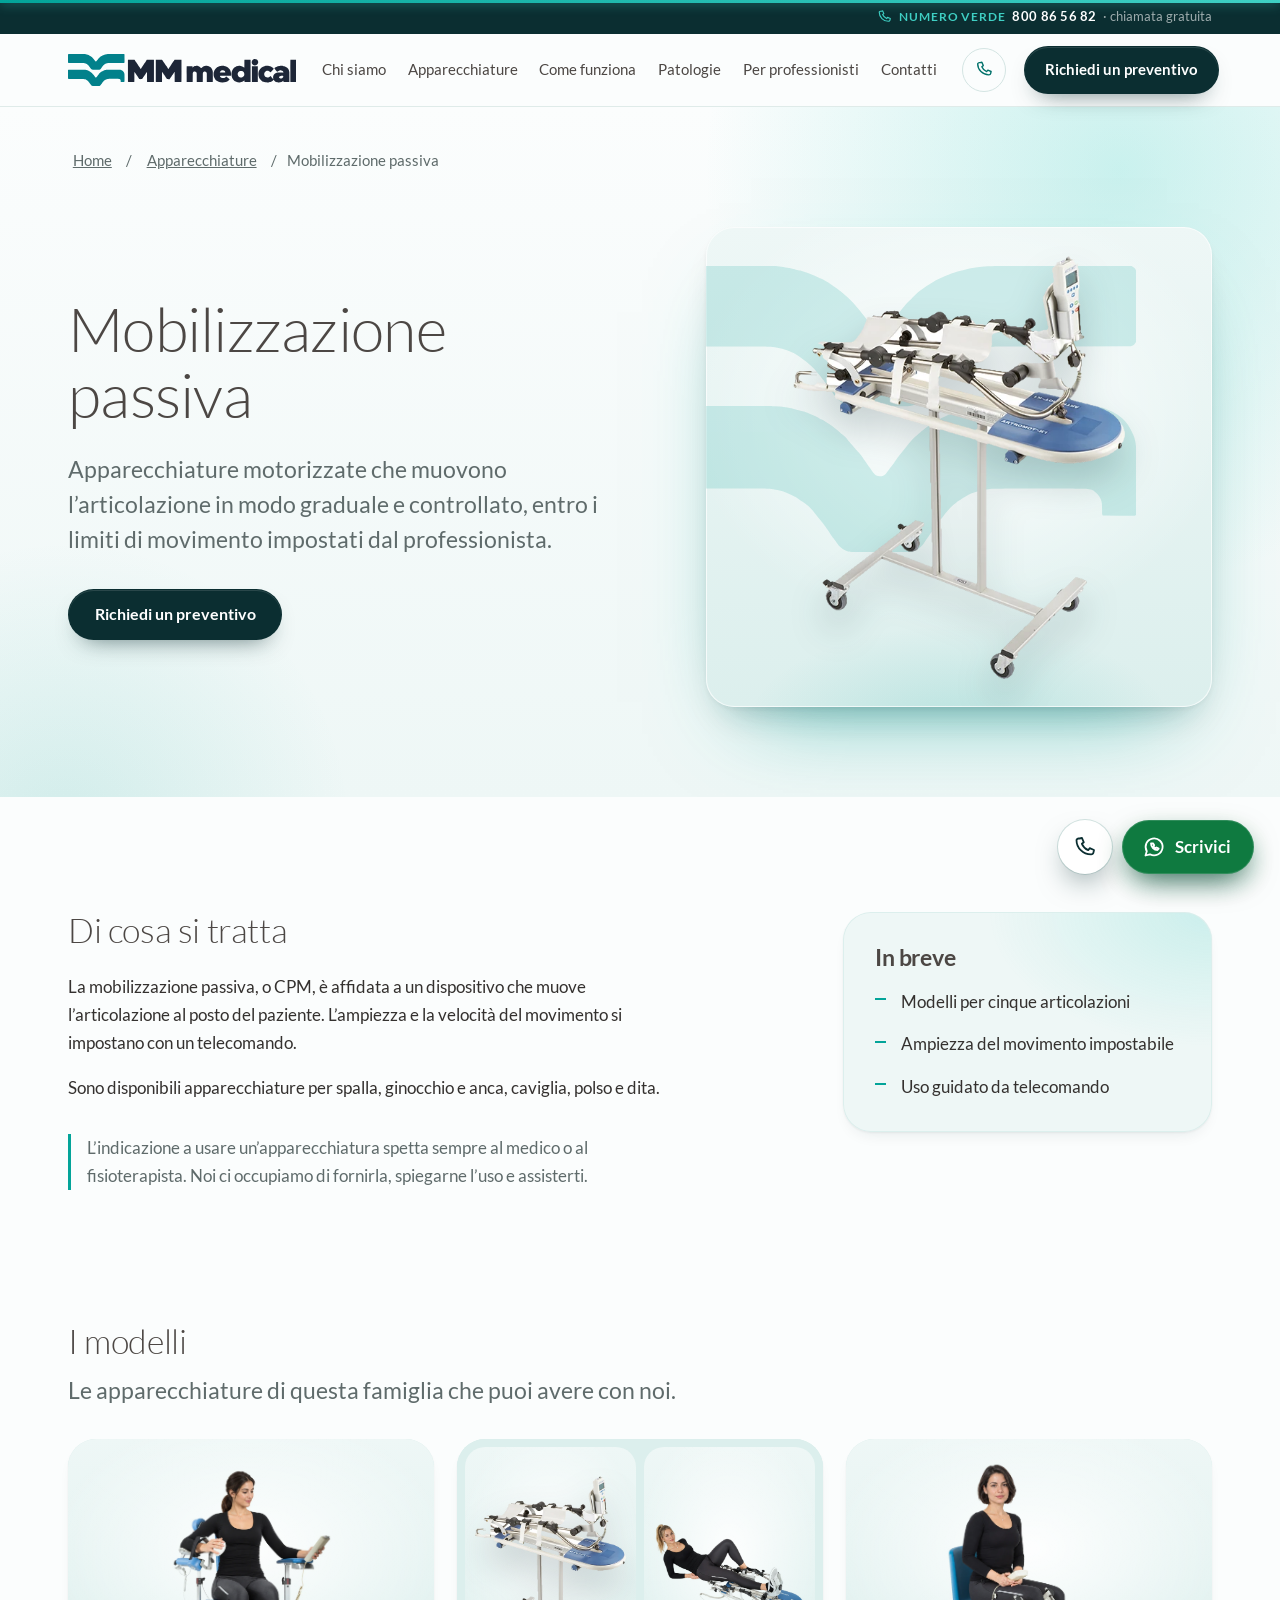
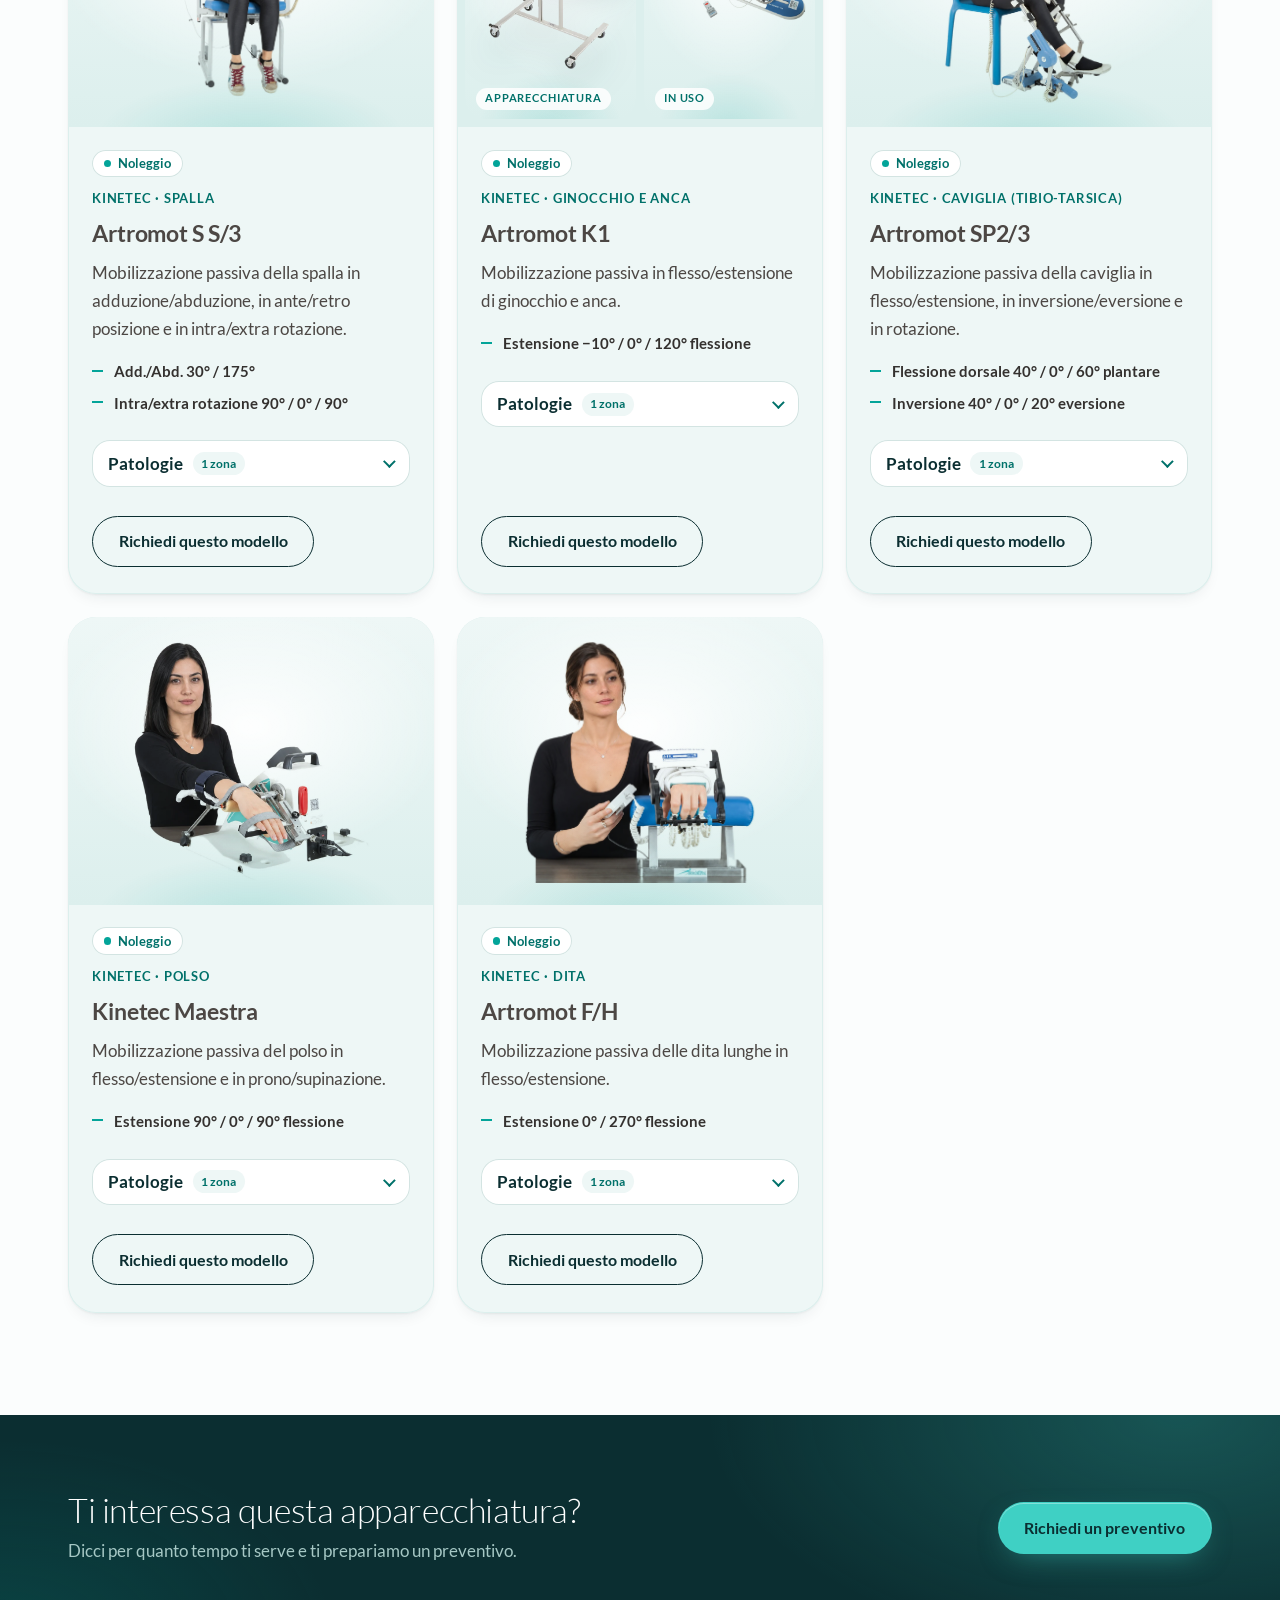
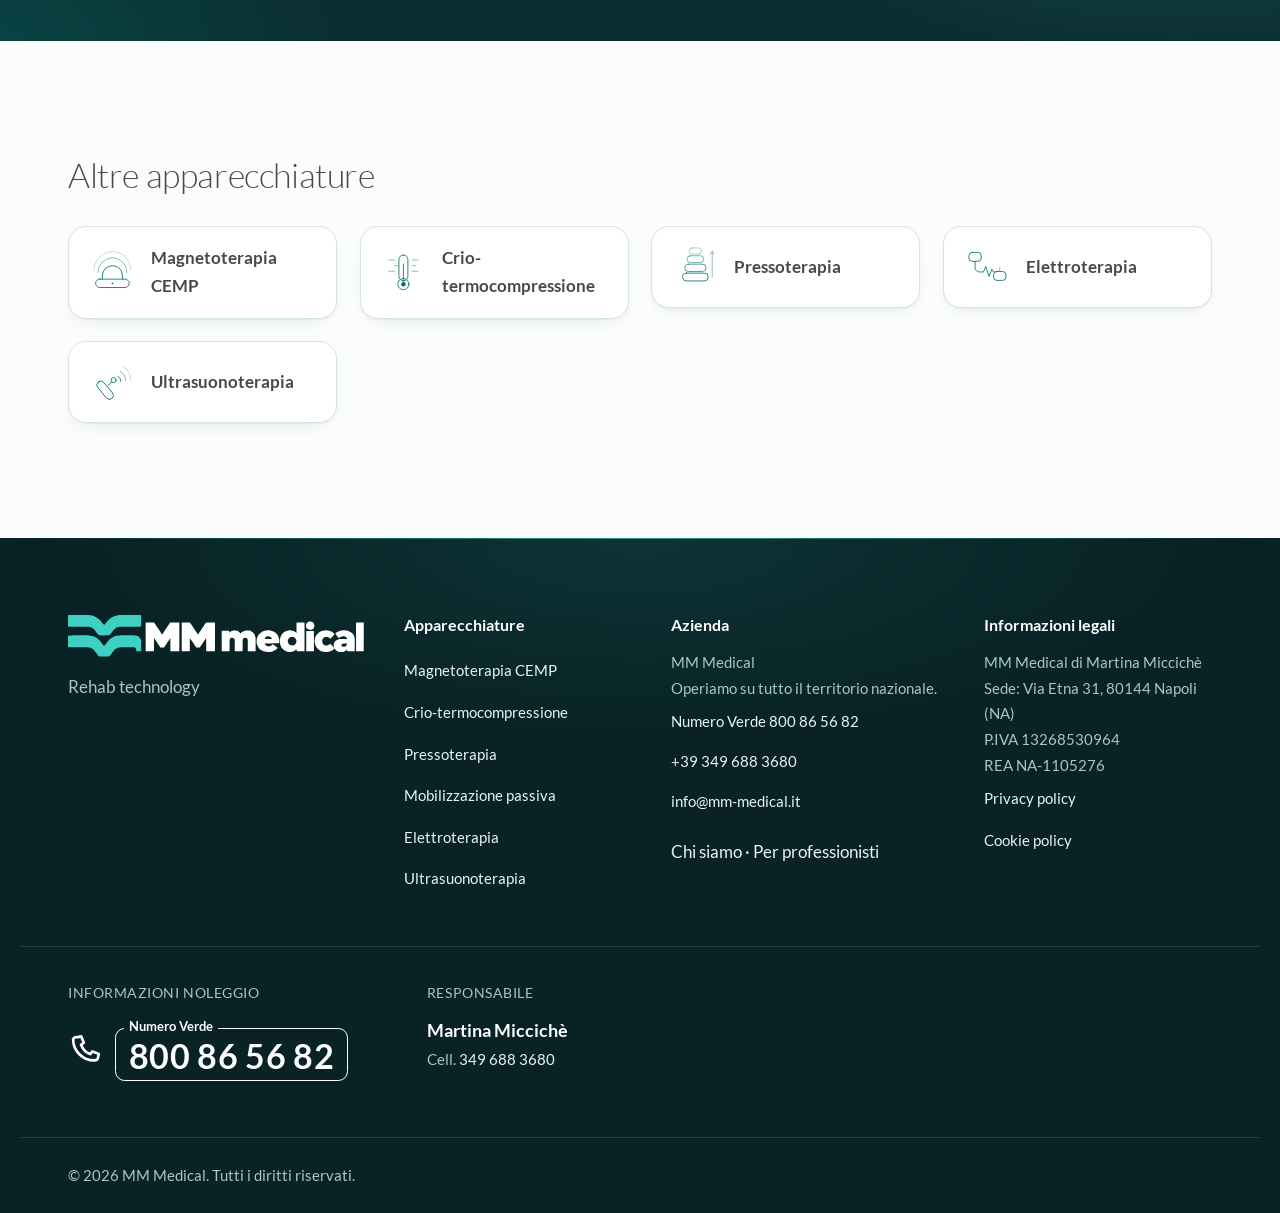
<file: apparecchiature/mobilizzazione-passiva/index.html>
<!DOCTYPE html><html lang="it"><head><meta charset="utf-8"><meta name="viewport" content="width=device-width, initial-scale=1"><title>Noleggio mobilizzazione passiva (CPM) | MM Medical</title><meta name="description" content="Noleggio di apparecchiature per mobilizzazione passiva (CPM): spalla, ginocchio e anca, caviglia, polso, dita. Operiamo su tutto il territorio nazionale."><link rel="canonical" href="https://www.mm-medical.it/apparecchiature/mobilizzazione-passiva/"><link rel="icon" href="/favicon.svg" type="image/svg+xml"><meta name="theme-color" content="#0b2e31"><script>document.documentElement.classList.add('js');</script><script>
      // Page transitions: only the photo that travels (clicked card <-> device hero) gets a transition name,
      // so every other photo fades with the page. Browsers without these events simply skip the effect.
      (function () {
        var slug = function (u) { var m = new URL(u, location.href).pathname.match(/^\/apparecchiature\/([^\/]+)\/?$/); return m ? m[1] : null; };
        var photo = function (s, home) { return home ? document.querySelector('[data-device="' + s + '"] .ph') : document.querySelector('.stage .photo'); };
        var name = function (el, s) { if (el) el.style.viewTransitionName = 'dev-' + s; };
        addEventListener('pageswap', function (e) {
          if (!e.viewTransition || !e.activation) return;
          var to = new URL(e.activation.entry.url), here = slug(location.href), dest = slug(to.href);
          if (dest && !here) name(photo(dest, true), dest);
          else if (here && to.pathname === '/') name(photo(here, false), here);
        });
        addEventListener('pagereveal', function (e) {
          if (!e.viewTransition || !window.navigation || !navigation.activation || !navigation.activation.from) return;
          var from = new URL(navigation.activation.from.url), here = slug(location.href), prev = slug(from.href);
          if (here && from.pathname === '/') name(photo(here, false), here);
          else if (!here && prev) name(photo(prev, true), prev);
        });
      })();
    </script><link rel="alternate" hreflang="it" href="https://www.mm-medical.it/apparecchiature/mobilizzazione-passiva/"><link rel="alternate" hreflang="x-default" href="https://www.mm-medical.it/apparecchiature/mobilizzazione-passiva/"><meta property="og:type" content="website"><meta property="og:locale" content="it_IT"><meta property="og:site_name" content="MM Medical"><meta property="og:title" content="Noleggio mobilizzazione passiva (CPM) | MM Medical"><meta property="og:description" content="Noleggio di apparecchiature per mobilizzazione passiva (CPM): spalla, ginocchio e anca, caviglia, polso, dita. Operiamo su tutto il territorio nazionale."><meta property="og:url" content="https://www.mm-medical.it/apparecchiature/mobilizzazione-passiva/"><meta property="og:image" content="https://www.mm-medical.it/og.jpg"><meta property="og:image:width" content="1200"><meta property="og:image:height" content="630"><meta property="og:image:alt" content="MM Medical: noleggio di apparecchiature per la riabilitazione"><meta name="twitter:card" content="summary_large_image"><meta name="twitter:image" content="https://www.mm-medical.it/og.jpg"><script type="application/ld+json">{"@context":"https://schema.org","@type":"LocalBusiness","name":"MM Medical","url":"https://www.mm-medical.it","telephone":"+39 349 688 3680","email":"info@mm-medical.it","description":"Noleggio di apparecchiature per mobilizzazione passiva (CPM): spalla, ginocchio e anca, caviglia, polso, dita. Operiamo su tutto il territorio nazionale.","areaServed":{"@type":"Country","name":"Italia"}}</script><script type="application/ld+json">{"@context":"https://schema.org","@type":"BreadcrumbList","itemListElement":[{"@type":"ListItem","position":1,"name":"Home","item":"https://www.mm-medical.it/"},{"@type":"ListItem","position":2,"name":"Apparecchiature","item":"https://www.mm-medical.it/#apparecchiature"},{"@type":"ListItem","position":3,"name":"Mobilizzazione passiva","item":"https://www.mm-medical.it/apparecchiature/mobilizzazione-passiva/"}]}</script><link rel="stylesheet" href="/_astro/Base.Cmo2KmZf.css"><style>.bodymap[data-astro-cid-vk6je62c]{width:100%;height:auto;display:block;overflow:visible}.ground[data-astro-cid-vk6je62c]{fill:#0b2e3114}.sil[data-astro-cid-vk6je62c],.head[data-astro-cid-vk6je62c]{fill:#fff;stroke:#00716a52;stroke-width:2px;stroke-linejoin:round;vector-effect:non-scaling-stroke}.spine[data-astro-cid-vk6je62c]{fill:none;stroke:#00716a2e;stroke-width:2px;stroke-dasharray:3 6;stroke-linecap:round}.zone[data-astro-cid-vk6je62c]{cursor:pointer;outline:none}.region[data-astro-cid-vk6je62c]{fill:var(--teal-glow);stroke:var(--teal-glow);opacity:0;transition:opacity .3s var(--ease)}.dot[data-astro-cid-vk6je62c]{fill:var(--teal);stroke:#fff;stroke-width:2.5px;transform-box:fill-box;transform-origin:50%;transition:transform .3s var(--ease), fill .3s}.pulse[data-astro-cid-vk6je62c]{fill:none;stroke:var(--teal);stroke-width:1.5px;opacity:0;transform-box:fill-box;transform-origin:50%}.hit[data-astro-cid-vk6je62c]{fill:#0000}.zone[data-astro-cid-vk6je62c].on .region[data-astro-cid-vk6je62c],.zone[data-astro-cid-vk6je62c]:hover .region[data-astro-cid-vk6je62c],.zone[data-astro-cid-vk6je62c]:focus-visible .region[data-astro-cid-vk6je62c]{opacity:.4}.zone[data-astro-cid-vk6je62c].on .dot[data-astro-cid-vk6je62c],.zone[data-astro-cid-vk6je62c]:hover .dot[data-astro-cid-vk6je62c],.zone[data-astro-cid-vk6je62c]:focus-visible .dot[data-astro-cid-vk6je62c]{fill:var(--ink);transform:scale(1.35)}.zone[data-astro-cid-vk6je62c]:focus-visible .hit[data-astro-cid-vk6je62c]{stroke:var(--teal-deep);stroke-width:2px;stroke-dasharray:4 4}.is-mini[data-astro-cid-vk6je62c] .sil[data-astro-cid-vk6je62c],.is-mini[data-astro-cid-vk6je62c] .head[data-astro-cid-vk6je62c]{stroke-width:1.25px}.is-mini[data-astro-cid-vk6je62c] .region[data-astro-cid-vk6je62c]{opacity:.85;fill:var(--teal);stroke:var(--teal)}.is-mini[data-astro-cid-vk6je62c] .dot[data-astro-cid-vk6je62c]{fill:var(--ink);stroke-width:1px;transform:scale(2.4)}.is-mini[data-astro-cid-vk6je62c] .spine[data-astro-cid-vk6je62c]{display:none}.is-figure[data-astro-cid-vk6je62c] .sil[data-astro-cid-vk6je62c],.is-figure[data-astro-cid-vk6je62c] .head[data-astro-cid-vk6je62c]{stroke-width:1.5px}.is-figure[data-astro-cid-vk6je62c] .region[data-astro-cid-vk6je62c]{opacity:.5}.is-figure[data-astro-cid-vk6je62c] .dot[data-astro-cid-vk6je62c]{fill:var(--teal-deep);stroke-width:2px;transform:scale(1.5)}.is-figure[data-astro-cid-vk6je62c] .spine[data-astro-cid-vk6je62c]{display:none}@media (prefers-reduced-motion:no-preference){.is-interactive[data-astro-cid-vk6je62c] .pulse[data-astro-cid-vk6je62c]{animation:bm-pulse 2.6s var(--ease) infinite}.is-interactive[data-astro-cid-vk6je62c] .zone[data-astro-cid-vk6je62c]:nth-of-type(2n) .pulse[data-astro-cid-vk6je62c]{animation-delay:.65s}.is-interactive[data-astro-cid-vk6je62c] .zone[data-astro-cid-vk6je62c]:nth-of-type(3n) .pulse[data-astro-cid-vk6je62c]{animation-delay:1.3s}.is-interactive[data-astro-cid-vk6je62c] .zone[data-astro-cid-vk6je62c]:hover .pulse[data-astro-cid-vk6je62c],.is-interactive[data-astro-cid-vk6je62c] .zone[data-astro-cid-vk6je62c].on .pulse[data-astro-cid-vk6je62c]{animation:none}}@keyframes bm-pulse{0%{opacity:.7;transform:scale(1)}70%,to{opacity:0;transform:scale(3)}}
</style><link rel="stylesheet" href="/_astro/_slug_.CMBwmDP9.css"></head><body><a class="skip" href="#main">Vai al contenuto</a><header class="site-header" data-astro-cid-nen7h5rs><div class="topline" data-astro-cid-nen7h5rs><div class="wrap tl-in" data-astro-cid-nen7h5rs><a class="tl-tf" href="tel:800865682" aria-label="Numero Verde 800 86 56 82, chiamata gratuita" data-astro-cid-nen7h5rs><svg class="i" viewBox="0 0 24 24" fill="none" stroke="currentColor" stroke-width="1.8" stroke-linecap="round" stroke-linejoin="round" aria-hidden="true"><path d="M6.6 3.5 9 3l1.8 4.3-1.9 1.5a11.5 11.5 0 0 0 6.3 6.3l1.5-1.9L21 15l-.5 2.4a2.5 2.5 0 0 1-2.5 2c-8 0-14.5-6.5-14.5-14.5a2.5 2.5 0 0 1 2.1-1.4z"></path></svg><span class="tl-lbl" data-astro-cid-nen7h5rs>Numero Verde</span> <strong data-astro-cid-nen7h5rs>800 86 56 82</strong><span class="tl-free" data-astro-cid-nen7h5rs>· chiamata gratuita</span></a></div></div><div class="wrap bar" data-astro-cid-nen7h5rs><a class="brand" href="/" aria-label="MM Medical, home" data-astro-cid-nen7h5rs><svg class="logo" viewBox="99.5 168.3 1407.2 197.2" role="img" aria-label="MM Medical" xmlns="http://www.w3.org/2000/svg"><path fill="var(--logo-mark, #02818B)" fill-rule="evenodd" d="M 103 168.5 c -1.67 0.67 -2.67 1.33 -3.17 2.67 -0.33 0.67 -0.33 1 -0.33 24.5 0 15.67 0 24 0.17 24.33 0.5 1.5 2 3 3.67 3.5 0.33 0.17 13.83 0.17 45.5 0.33 26.67 -0 45.83 -0 47 0.17 3.33 0.17 9 1.5 12.5 2.83 3.83 1.33 9.83 5.33 14.17 9.33 3 2.67 3.67 3.33 6.83 7.33 1.5 2 3 3.83 3.33 4.17 1 1.33 5.67 7.67 7.17 10 0.83 1.17 3.33 3.67 4.67 4.67 1.33 0.83 3.17 1.83 4.83 2.17 l 1.33 0.33 20.17 0.17 c 11.67 -0 20.67 -0 21.17 -0.17 4.17 -0.83 7.67 -3 10 -6.33 0.5 -0.67 1.17 -1.67 1.5 -2.17 0.33 -0.33 1.67 -2 2.83 -3.67 1.17 -1.67 2.5 -3.5 3 -4.17 0.67 -0.67 1.67 -2 2.33 -2.83 2.5 -3.33 7.5 -9 10 -11.17 3.17 -2.83 8.17 -5.83 12.5 -7.67 3.33 -1.33 8.67 -2.5 12.67 -2.83 1.5 -0.17 17.5 -0.17 49.67 -0.17 l 47.5 -0.17 0.83 -0.33 c 1.33 -0.67 1.83 -1.17 2.5 -2.33 l 0.5 -1 0 -23.17 c 0 -12.67 -0.17 -23.67 -0.17 -24.33 -0.17 -1.83 -0.67 -2.67 -2.17 -3.5 l -1 -0.67 -48 -0 c -29.33 -0 -49.17 -0 -51.17 0.17 -5.67 0.33 -10.67 1 -17 2.67 -6.5 1.5 -9.5 2.67 -16.5 6 -5.5 2.67 -12.67 7.5 -16.17 10.83 -0.33 0.5 -1.83 1.83 -3.33 3.33 -1.5 1.33 -3.5 3.33 -4.33 4.5 -2.83 3.17 -8.5 10.5 -11.33 14.67 -1.67 2.67 -3 3.33 -5.67 3.33 -2.17 -0 -3.33 -0.83 -5.33 -3.67 -3.33 -4.67 -3.67 -5.17 -6.83 -9 -1.33 -1.67 -2.67 -3.33 -3 -3.67 -2.5 -3.33 -7.83 -8.67 -11.5 -11.5 -0.33 -0.17 -1.17 -0.83 -1.83 -1.33 -0.67 -0.5 -2 -1.5 -2.83 -2 -0.83 -0.67 -2.17 -1.5 -3 -2.17 -1.67 -1 -4.5 -2.67 -6.33 -3.5 -0.67 -0.33 -2.5 -1.17 -3.83 -1.83 -3.33 -1.5 -6.83 -2.67 -10.33 -3.67 -0.83 -0.17 -2.17 -0.5 -3 -0.67 -1 -0.33 -2.33 -0.67 -3.17 -0.83 -0.83 -0.17 -2 -0.33 -2.33 -0.5 -0.33 -0 -2.5 -0.33 -4.67 -0.67 l -3.83 -0.5 -47.83 -0 c -38.83 -0 -47.83 -0 -48.33 0.17z M 117.17 265 l -14.5 -0 -0.83 0.67 c -0.5 0.33 -1.17 1 -1.33 1.33 -1 1.17 -1 -0.5 -1 26.17 0 27.67 -0.17 25.83 1.33 27.17 1.33 1.33 -3.33 1.17 47.33 1.33 32 -0 45.5 -0 46.83 0.17 3 0.33 8 1.33 10.67 2.33 2.5 0.83 6.67 2.83 7.83 3.67 2 1.5 3.83 2.67 5 3.5 3.5 2.5 4.83 3.67 7.67 7.33 1.17 1.5 3.67 4.5 5.17 6.33 1.67 2.17 4.5 6 5.67 8.17 0.5 0.83 1.5 2.17 2.33 3.17 0.67 1 1.67 2.33 2.17 3 1.5 2.33 3 3.5 5.83 5 2.33 1.17 1.83 1.17 22.67 1.17 19.67 -0 22.5 -0.17 24.17 -0.67 2.33 -0.67 5.67 -3.17 6.83 -5 1.17 -1.67 2.83 -4.17 4.33 -6.33 1.17 -1.5 2.5 -3.33 3 -4.17 2.83 -3.83 3.33 -4.67 4.5 -6.33 0.83 -1 2 -2.33 2.5 -3.17 0.67 -0.83 1.5 -1.83 1.83 -2.17 1.83 -2.5 5.67 -6 8.5 -7.83 0.83 -0.5 1.67 -1 1.83 -1.17 0.17 -0.17 0.83 -0.5 1.5 -0.83 0.5 -0.33 1.17 -0.67 1.67 -1 3.33 -2.33 11.17 -4.5 17.5 -5 4.33 -0.33 60.83 -0.33 64.83 -0 3.5 0.33 4.67 0.67 7 2.67 1.83 1.67 2.83 3.17 3.33 4.67 0.67 1.83 0.83 3 0.83 7 0 3.17 0 3.5 0.33 3.83 l 0.33 0.33 10.67 0.17 c 11.5 -0 11.67 -0 12.17 -0.83 0.17 -0.5 0.33 -42.33 0 -45.67 -0.33 -5 -1 -7.67 -3.17 -11.83 -3.83 -7.67 -8.5 -11.83 -18 -15.5 -2 -0.83 -5.33 -1.5 -9 -1.67 -3.17 -0.17 -60.83 -0.17 -70.17 -0 -3.83 -0 -7.33 0.17 -7.67 0.33 -0.5 -0 -2 0.33 -3.5 0.5 -1.33 0.17 -3.33 0.5 -4.17 0.83 -0.83 0.17 -2 0.5 -2.33 0.5 -2 0.33 -9 2.67 -12 4 -6 2.83 -7.33 3.5 -10 5.33 -4.5 2.83 -5.5 3.67 -10.33 7.83 -3.33 2.83 -3.67 3.17 -7.67 8 -0.83 1 -2.17 2.67 -3.17 4 -1 1.17 -2.5 3 -3.33 4.17 -0.67 1.17 -1.83 2.67 -2.17 3.17 -0.5 0.67 -1.67 2.33 -2.67 3.5 -3.67 5.33 -4.33 6 -7.33 6 -1.5 -0 -2.5 -0.33 -3.33 -1.17 -1.33 -1.33 -4.5 -5.83 -7.83 -10.67 -1.17 -1.83 -2.33 -3.5 -3.5 -4.67 -1.67 -1.83 -4.67 -5.33 -7.17 -8.17 -1 -1.5 -1.67 -2 -3.5 -3.67 -0.83 -0.67 -2 -1.67 -2.67 -2.33 -3.33 -2.83 -9.67 -7.33 -12 -8.33 -0.33 -0.17 -1.17 -0.5 -1.83 -1 -1.5 -0.83 -5.17 -2.5 -7 -3.17 -0.83 -0.33 -2.17 -0.83 -2.83 -1.17 -0.83 -0.33 -2.17 -0.67 -3 -0.83 -0.83 -0.17 -2 -0.5 -2.67 -0.67 -4.67 -1.33 -10.17 -2.17 -15.33 -2.33 -3.5 -0.17 -53.17 -0.17 -81.17 -0z"></path><path fill="var(--logo-word, #1D2637)" fill-rule="evenodd" d="M 1249 199.17 c -3.5 0.33 -8.17 2.5 -10.5 4.67 -1.5 1.33 -4 4.5 -4.67 5.83 -2 4 -2.67 8.83 -1.83 14 0.83 4.17 3.5 8.33 7.17 11.17 3.83 2.83 7 3.67 12.5 3.67 7.17 -0 12.67 -2.67 16.33 -8 1.5 -2.5 2.83 -5.67 3.17 -7.83 0.17 -0.5 0.17 -1.67 0.33 -2.33 0.83 -6 -3 -14.33 -8.17 -17.67 -4.33 -2.67 -9.5 -4 -14.33 -3.5z M 469.33 204.33 l -0.5 0.5 0 67.5 0.17 67.33 0.33 0.33 c 0.17 0.17 0.83 0.33 2.67 0.33 2.83 0.17 35.5 0.17 35.83 -0 0.83 -0.17 0.83 0.83 0.83 -30.83 0 -28.17 0 -30 0.33 -30.33 0.33 -0.5 0.67 -0.33 1.5 1.17 0.33 0.67 1.33 2 2.17 3.33 2.17 2.67 2.67 3.5 5.33 7.33 1 1.67 2.17 3.5 2.5 4 2 3.17 5.5 8.33 6.83 10.17 0.83 1.33 1.83 2.83 2.5 3.5 0.5 0.83 2.67 4 4.67 7 2.17 3.17 4 6 4.33 6.33 0.33 0.33 1 0.67 1.67 0.83 0.83 0.33 1.17 0.33 7.33 0.33 5.67 -0 6.5 -0 7.17 -0.33 0.67 -0.33 2 -1.67 3 -3.17 0.5 -0.5 1.67 -2.5 3 -4.17 1.17 -1.83 2.67 -4 3.33 -5 1.67 -2.5 3.5 -5.17 4.17 -6.33 0.83 -1.33 4.5 -6.67 5.83 -8.67 0.67 -0.83 1.5 -2 1.83 -2.67 0.83 -1 3.17 -4.67 4.83 -7.33 1.83 -2.67 4.33 -6.33 4.67 -6.5 0.83 -0.5 0.83 -1.83 0.83 30.33 0.17 21.5 0.17 30.17 0.33 30.5 0.17 0.17 0.33 0.33 0.67 0.5 0.17 -0 9.5 -0 20.67 -0 l 20.17 -0 0.33 -0.33 0.5 -0.33 0 -67.5 0 -67.33 -0.5 -0.5 -0.5 -0.33 -20.83 -0 c -14.33 -0 -21 -0 -21.33 0.17 -0.83 0.33 -1.67 1.67 -7.17 9.67 -1.5 2.17 -3.83 5.67 -5.33 7.67 -1.33 2.17 -2.67 4.17 -3 4.5 -0.67 1.17 -2.33 3.67 -2.83 4.67 -0.33 0.5 -0.83 1.33 -1.33 1.83 -5.17 7.5 -8 12 -9.83 14.83 -1 1.5 -2.5 4 -3.5 5.33 -1 1.5 -2.33 3.67 -3 4.67 -1.5 2.33 -2 2.83 -2.5 2.83 -0.33 -0 -2 -2.33 -4.17 -5.83 -0.33 -0.67 -1.5 -2.33 -2.5 -3.67 -1 -1.33 -2.33 -3.5 -3.33 -4.83 -0.83 -1.33 -2.5 -3.83 -3.67 -5.67 -1.17 -1.67 -2.67 -4 -3.5 -5.17 -5.83 -8.67 -9.5 -14.17 -12.67 -18.83 -1 -1.5 -2.67 -3.83 -3.67 -5.33 -3.67 -5.33 -4.33 -6.17 -4.83 -6.5 l -0.5 -0.33 -19.5 -0 -19.5 -0 -0.33 0.33z M 1187.33 204.17 c -0.33 0.17 -0.5 0.33 -0.5 0.5 -0.17 -0 -0.17 11 -0.33 24.17 0 17.83 -0.17 24.17 -0.17 24.17 -0.5 0.33 -0.67 0.17 -1.83 -0.83 -1.5 -1.33 -4 -3.33 -5.5 -4 -0.5 -0.33 -1.67 -1 -2.33 -1.33 -2 -1.33 -5.83 -3 -7.67 -3.67 -2.17 -0.67 -8 -1.83 -10.33 -2 -3.17 -0.33 -6.5 -0 -10.5 0.67 -6.33 1 -7.67 1.33 -12.83 3.67 -2 1 -7.17 4 -8.33 4.83 -4.17 3.33 -7.5 6.83 -11.17 11.5 -2.5 3.33 -6 11.5 -7.33 17.5 -2.5 10.33 -2.17 19.33 1.33 31.67 0.33 1.33 1.83 4.5 3.33 7.67 0.83 1.67 1.33 2.33 4 6.17 4.5 6.33 11.5 11.83 19 15 7.17 3 12.33 4 20.33 3.83 8.83 -0.33 15.33 -2.33 22.5 -7 1.17 -0.83 4.67 -3.67 5.83 -4.67 1.83 -1.83 2 -1.5 2.5 5 0.17 2.83 0.33 3.33 1 3.67 0.17 0.17 4.83 0.17 17.83 0.17 l 17.67 -0 0.33 -0.33 0.5 -0.5 0 -67.5 0 -67.5 -0.33 -0.5 -0.5 -0.33 -17.67 -0 c -9.83 -0 -17.83 -0 -18 -0 -0.33 -0.17 -0.67 -0 -0.83 -0z m -17.17 68.83 c 1.33 0.17 2.83 0.5 3.33 0.67 0.5 0.33 1.17 0.5 1.5 0.5 0.83 0.17 3.67 2.5 5.33 4.17 5.17 5.17 7.17 12.83 5 20.17 -1.17 3.33 -2 5.17 -3.83 7.17 -2.17 2.33 -4.33 3.83 -7.83 5.67 -4.67 2.17 -11 2.17 -16.33 -0.17 -2 -0.83 -5 -2.83 -6.5 -4.5 -2.5 -2.67 -3.83 -5 -5.17 -9.83 l -0.5 -1.83 0 -3.33 0.17 -3.5 0.67 -1.67 c 0.33 -1 1 -2.33 1.33 -3 0.5 -0.67 1.17 -1.83 1.5 -2.5 1.17 -2.17 4.5 -5.17 7 -6.5 3.67 -1.83 9.5 -2.5 14.33 -1.5z M 641 204.5 l -0.33 0.33 -0.17 67.33 0 67.33 0.5 0.5 0.33 0.33 9.5 -0 c 5.17 -0 13.5 -0 18.5 0.17 8.67 -0 9 -0 9.33 -0.33 l 0.33 -0.33 0 -29 c 0.17 -15.83 0.17 -29.5 0.33 -30.17 0.17 -2.33 0.5 -2 3.33 2.33 3 4.17 4 5.83 5.5 7.83 0.83 1 2.5 3.67 4 5.67 1.33 2 3 4.5 3.67 5.5 0.67 1 1.83 2.5 2.33 3.33 0.67 1 1.33 2.17 1.67 2.5 0.33 0.5 2.33 3.5 4.33 6.5 4.67 6.83 5.17 7.5 6.17 8.17 1 0.67 1.5 0.67 8.17 0.67 6.5 -0.17 6.5 -0.17 8.17 -1.5 1.17 -1.17 6.17 -8.17 7 -10 0.33 -0.33 1.17 -1.67 2 -3 0.83 -1.17 2.17 -3.17 3.17 -4.5 0.83 -1.33 2.17 -3.17 2.67 -4.17 1.67 -2.17 4.5 -6.33 5.5 -8.17 2.17 -3.5 2.5 -4 3.33 -5.17 0.5 -0.5 1.17 -1.5 1.5 -2 0.5 -0.5 1.5 -2 2.33 -3.17 1.67 -2.5 2.17 -2.83 2.5 -2.17 0.17 0.5 0.33 15.17 0.17 44.83 0 10.5 0 15.5 0.17 15.67 0.17 0.17 0.5 0.33 0.83 0.5 0.67 0.17 40 0.17 40.33 -0 0.83 -0.17 0.83 3.67 0.83 -67.83 0 -48.5 0 -67.17 -0.17 -67.5 -0.17 -0.33 -0.33 -0.5 -0.5 -0.67 -0.33 -0.17 -37.5 -0.17 -40.17 -0 -2.17 0.17 -2.67 0.33 -3.83 2.17 -2.17 3.5 -3.67 5.67 -4.67 7.17 -1.17 1.33 -2.67 3.5 -4.17 6.17 -0.33 0.67 -1.33 2.17 -2.17 3.17 -1.83 2.67 -4.5 6.67 -6.67 9.83 -0.83 1.33 -1.83 3 -2.33 3.5 -0.33 0.67 -1.5 2.33 -2.33 3.67 -1.67 2.5 -2.67 3.83 -6 8.67 -1.17 1.67 -2.67 4 -3.5 5.17 -4 6.33 -4.33 6.83 -5.17 6.33 0 -0.17 -0.67 -0.83 -1.17 -1.67 -0.5 -0.83 -1.17 -2.17 -1.67 -2.83 -1.5 -2.33 -5.33 -7.83 -8.5 -12.83 -1.83 -2.5 -4 -5.67 -5 -7.17 -1.67 -2.5 -2.5 -3.67 -4 -6.33 -0.5 -0.67 -1.33 -2 -2 -2.83 -0.67 -0.83 -1.5 -2 -2 -2.5 -1.83 -2.67 -5 -7.33 -7.83 -11.5 -3 -4.83 -4.67 -7 -5.33 -7.5 -0.67 -0.67 -3.67 -0.83 -21.67 -0.83 -16.33 -0 -16.83 -0 -17.17 0.33z M 1470.17 204.67 c -0.17 0.33 -0.33 3.67 -0.33 67.5 0 36.83 0 67.33 0.17 67.67 0 0.33 0.17 0.5 0.33 0.67 0.33 0.17 5.17 0.17 17.67 0.17 17.33 -0 17.33 -0 17.83 -0.33 0.17 -0.17 0.5 -0.5 0.5 -0.67 0.17 -0.33 0.17 -24.33 0.17 -53.5 0 -29.17 0 -55.83 0 -59.33 0.17 -3.5 0.17 -9.67 0 -14 l 0 -7.67 -0.5 -0.5 -0.5 -0.5 -17.5 -0 -17.5 -0 -0.33 0.5z M 1045.83 241.17 c -0.33 -0 -1.5 0.17 -2.67 0.33 -1.33 0.17 -2.67 0.33 -3.17 0.5 -1.17 -0 -6.33 1.33 -8 1.83 -10 3.33 -18.17 9 -24.5 17 -3.67 4.5 -7 10.67 -8.5 16.17 -0.33 1 -0.67 2.17 -0.83 2.83 -0.33 1.33 -1.17 5.17 -1.33 7 -0.5 4.17 0 14 0.67 17 0.17 0.33 0.33 1.17 0.5 1.67 0 0.67 0.5 2 0.83 3.17 0.5 1.17 1 2.67 1.17 3.17 1 3 3.17 7 6.33 11.33 3.83 5.33 5.17 6.67 10.17 10.5 4 2.83 6.5 4.33 11 6 7.83 3.33 14.33 4.5 24.5 4.33 7.83 -0 12.67 -0.67 20.33 -2.83 2.33 -0.67 6.83 -2.67 9.33 -4 1.33 -0.83 6 -3.83 7.17 -4.83 2.67 -2.17 7.5 -7.17 7.5 -7.67 0 -0.5 -1.33 -1.83 -4.67 -4.33 -1.5 -1.17 -3 -2.33 -3.33 -2.67 -0.5 -0.33 -1.17 -1 -1.67 -1.33 -0.67 -0.33 -1.5 -1 -2.17 -1.5 -6.33 -4.83 -9.83 -7.5 -10.5 -7.5 -0.17 -0 -1.17 0.83 -2.67 2.33 -4.33 4.17 -7 5.67 -12.5 6.5 -4 0.67 -8 0.33 -11.83 -0.67 -4.67 -1.33 -9.67 -5.67 -11.17 -9.5 -0.17 -0.67 -0.5 -1.33 -0.5 -1.5 -0.33 -0.67 0.17 -1.17 0.83 -1.33 0.33 -0.17 14.17 -0.17 30.83 -0.17 32.5 -0 35.83 -0 36.17 -0.17 0.5 -0.17 0.67 -1 1 -4.17 0.67 -6.33 0 -15.83 -1.67 -20.83 -0.17 -0.83 -0.83 -2.5 -1.17 -3.67 -1 -3.17 -1.67 -4.67 -3.67 -8.33 -1.5 -2.5 -2.67 -4.17 -4.17 -6 -0.83 -0.83 -1.83 -2.17 -2.5 -2.83 -2.83 -3.5 -7.67 -7 -14 -10.17 -4.17 -2.17 -10.83 -4.33 -15.17 -5 -1 -0 -2.33 -0.33 -3 -0.5 -1 -0.17 -11.33 -0.5 -13 -0.17z m 8.5 27.67 c 4.67 0.67 8.5 2.5 10.83 4.83 1.33 1.5 2.17 2.67 3.17 5.33 1 2.33 0.83 2.83 -0.5 3.17 -1.17 0.17 -31.5 0.17 -32 -0.17 -0.5 -0.33 -0.5 -0.67 0 -2.33 0.67 -2.17 1.83 -4.33 3.33 -5.67 2.83 -2.83 6.5 -4.67 10.33 -5.17 2.33 -0.33 2.5 -0.33 4.83 -0z M 1322 241.17 c -2 0.17 -5.5 0.67 -8.67 1.5 -1 0.17 -2.33 0.5 -2.67 0.5 -2.5 0.5 -5.83 1.83 -9.5 3.67 -4.33 2.17 -7.17 3.83 -8.5 5.17 -0.67 0.67 -2 1.67 -2.83 2.33 -2 1.67 -3.83 3.67 -7.5 8 -1 1.33 -2.5 3.83 -4 6.83 -0.5 1.33 -1.17 2.5 -1.17 2.5 -0.5 0.67 -2.5 6.33 -2.83 8.17 -1.17 6.17 -1.5 9 -1.5 13 0.17 7.83 1.67 14.33 4.67 21.17 1.17 2.67 1.33 3.17 2.5 5 3.83 6.17 8.5 11.33 14 15.17 3.33 2.17 4 2.67 10.67 5.83 2.5 1.17 6 2.17 11 3 7.5 1.33 18.67 1.17 24 -0.5 0.67 -0.17 2.33 -0.67 3.83 -1 3.17 -0.83 4.67 -1.33 7.83 -2.83 6 -3 10.83 -6.5 14.33 -10.5 0.67 -1 1 -0.83 2.17 0.83 1.33 2 3 3.83 5.17 5.83 2.33 2.17 3 2.67 5.5 4 2.67 1.5 3.17 1.83 5 2.33 5.5 2 8.67 2.5 15.33 2.5 5.83 -0 9.67 -0.67 14.83 -2.33 0.83 -0.33 1.5 -0.5 1.67 -0.5 0.33 -0 3.83 -1.83 5 -2.67 1.33 -0.83 2.33 -1.67 4.33 -3.5 1.33 -1.17 1.5 -1.33 2 -1 0.33 0.17 0.5 1.83 0.5 4.33 0 2 0.17 2.5 1 2.67 0.5 0.17 34.5 0.17 35 -0.17 0.5 -0 0.67 -0.83 0.5 -1.83 0 -0.33 0 -13.67 0 -29.33 l -0.17 -28.67 -0.33 -2.5 c -0.33 -1.5 -0.67 -3.17 -0.83 -3.83 -0.67 -2.33 -1.33 -5 -1.33 -5.17 0 -0.17 -0.33 -0.83 -0.67 -1.5 -0.33 -0.83 -0.67 -1.83 -0.83 -2.17 -1.17 -2.33 -3.17 -6 -4.33 -7.67 -1 -1.17 -3 -3.17 -4.83 -4.67 -5 -4.17 -10.17 -6.83 -17.67 -9.5 -1.5 -0.5 -6.5 -1.5 -8.67 -1.83 -0.83 -0.17 -2.33 -0.33 -3.17 -0.5 -3.83 -0.5 -13 -0.33 -17 0.17 -0.83 0.17 -1.83 0.33 -2.5 0.5 -1 -0 -3.67 0.67 -6.33 1.33 -0.67 0.17 -1.67 0.5 -2.33 0.67 -0.5 -0 -1.5 0.33 -2.17 0.67 -0.67 0.33 -1.33 0.5 -1.5 0.5 -0.33 -0 -4.67 2 -7.67 3.67 -3.17 1.5 -6.83 4 -9 6 -1.33 1.33 -1.33 1.17 2.17 6.17 0.67 1.17 1.67 2.33 2 2.83 1.5 2.17 4.67 6.33 7.17 9.33 0.67 0.83 1.5 1.83 1.83 2.17 1 1.5 2.17 2.5 2.83 2.5 0.5 -0 1.83 -0.83 3.33 -2.33 2.67 -2.33 7 -4.5 11.67 -5.67 2.17 -0.5 2.5 -0.5 5.5 -0.67 2.67 -0 3.67 -0 4.83 0.17 4.83 1 7.67 2.33 10.33 5.33 1 1 1.83 3 2 5.17 0.67 3.67 0.5 4 -1.67 3.67 -0.83 -0 -3.33 -0.33 -5.67 -0.5 -2.33 -0.17 -5.33 -0.5 -6.5 -0.67 -5.83 -0.5 -16.67 -0.33 -21 0.33 -1.33 0.33 -2.83 0.67 -3.33 0.83 -0.5 0.17 -1.67 0.5 -2.33 0.67 -3 1 -4.83 1.67 -7.33 3.17 -4.5 2.33 -8.83 6.67 -11 10.33 -3 5.5 -3.83 8.83 -3.67 15 0 4.33 0.33 6.67 1.17 9.17 0.83 2.67 0.33 2.67 -2 -0.17 -0.83 -0.67 -1.5 -1.67 -1.83 -1.83 -0.5 -0.5 -1.5 -1.67 -3.17 -3.83 -4.83 -6 -10.17 -11.67 -10.83 -11.67 -0.33 -0 -0.83 0.5 -1.67 1.33 -0.67 0.67 -2 1.83 -2.83 2.33 -0.83 0.5 -1.83 1.33 -2.17 1.67 -1.67 1.17 -4.17 2.33 -6.33 3 -2 0.33 -2.33 0.33 -5 0.33 -4.33 -0 -7.17 -0.67 -10.17 -2.5 -5 -2.83 -7.17 -5.5 -9 -11.17 -1.33 -4.33 -1.33 -9.33 0.17 -14 1.5 -4.5 5.17 -9.17 9.17 -11.17 5.5 -2.83 13.5 -2.83 19.17 0.17 2.5 1.17 4 2.33 6.5 4.83 1.17 1.17 2.17 2.17 2.33 2.17 0.33 -0 1.67 -1.33 4.17 -4 1.17 -1.33 3.17 -3.33 4.33 -4.67 1.17 -1.17 2.67 -2.5 3.33 -3.17 1.17 -1.17 3.17 -3.5 5.33 -6.17 0.67 -0.67 1.67 -1.83 2.17 -2.33 0.83 -0.67 1.17 -1.17 1.17 -1.33 0 -0.67 -0.83 -1.83 -2.67 -3.67 -3.5 -3.5 -6.33 -5.5 -10.83 -8 -0.33 -0.33 -1.17 -0.67 -1.67 -1 -1.67 -1 -4.5 -2.17 -7 -3 -0.33 -0 -1 -0.33 -1.33 -0.5 -0.83 -0.33 -6.17 -1.5 -7.67 -1.67 -0.83 -0.17 -2.17 -0.33 -3.17 -0.5 -2.17 -0.17 -8.33 -0.33 -11.17 -0.17z m 103.83 62.17 c 0.5 0.5 0.5 1 0.33 3.17 -0.33 3.83 -1.17 5.67 -3.83 8.5 -2.17 2.5 -4.83 3.67 -8.67 4.17 -5.33 0.83 -8.83 -0.17 -11.17 -2.67 -2.17 -2.17 -2.67 -4.67 -1.67 -7.17 1.17 -3.67 4.67 -5.67 10.33 -6.17 3 -0.17 14.17 -0 14.67 0.17z M 886.5 241.67 c -1.17 0.17 -2.67 0.5 -3.33 0.67 -0.67 0.17 -1.83 0.5 -2.5 0.67 -1.83 0.5 -4.33 2 -8 4.5 -1 0.67 -2.83 2.33 -3.83 3.33 -0.67 0.83 -1.5 1 -1.5 0.33 -0.17 -0.67 -0.5 -4.5 -0.5 -5.67 0 -1.17 -0.17 -1.5 -1.17 -1.67 -0.83 -0.17 -33.33 -0.5 -34 -0.33 -0.33 0.17 -0.5 0.33 -0.67 0.67 -0.17 0.33 -0.17 12.5 -0.17 48.17 0 46.5 0.17 47.67 0.33 48 l 0.33 0.33 17.83 -0 c 10.33 -0 17.83 -0 18 -0.17 0.33 -0 0.5 -0.33 0.67 -0.5 0 -0.17 0.17 -11.67 0.17 -26.33 l 0.17 -26 0.33 -1.67 c 1.17 -4.67 3.5 -7.67 7.33 -9.33 4.33 -2 9.67 -0.83 13 2.67 1.67 1.67 2.5 3.67 3.17 6.67 l 0.5 2.33 0.17 25.83 c 0 24.5 0 25.83 0.33 26.17 l 0.33 0.33 18 0.17 18.17 -0 0.33 -0.5 c 0.33 -0.33 0.33 -0.33 0.33 -26.17 l 0 -25.67 0.5 -2.17 c 1 -5.67 4.67 -9.67 9.33 -10.33 4.17 -0.67 7.67 0.33 10.5 3 1.83 1.67 3.17 4.17 3.83 7.5 l 0.33 2 0 25.67 0 25.67 0.33 0.33 0.5 0.5 11.67 -0 c 17 0.33 24.17 0.17 24.67 -0.17 0.17 -0.33 0.17 -1.67 0.17 -29.83 0 -30.67 0 -31.5 -0.67 -35.67 -0.33 -2.17 -0.5 -2.5 -1.17 -5.33 -1.33 -4.83 -4.67 -11.67 -6.83 -14 -0.33 -0.33 -0.67 -0.83 -0.83 -1 -1 -1.5 -4.33 -4.33 -6.83 -6 -0.67 -0.33 -2 -1.33 -3 -2 -3.33 -2.17 -7.17 -3.67 -11.83 -4.5 -4.67 -0.83 -10.33 -1.33 -13 -0.83 -0.67 0.17 -2 0.33 -3.17 0.5 -2.17 0.17 -5.83 1 -7.33 1.67 -2.83 1 -6.67 3.17 -8.33 4.5 -0.5 0.33 -1.17 0.83 -1.67 1.33 -0.67 0.33 -2.33 1.83 -3.83 3.33 -1.67 1.67 -2.83 2.67 -3.17 2.67 -0.17 -0 -0.67 -0.33 -1.17 -1 -2.67 -3.33 -8.33 -7.83 -12 -9.67 -1.17 -0.5 -2.67 -1.17 -3.33 -1.33 -5.67 -1.83 -7 -2 -11.5 -2.17 -3.5 -0 -4.17 -0 -6 0.5z M 1233.33 243.83 c -0.33 0.17 -0.5 0.33 -0.5 0.5 0 0.17 0 21.67 0 48 0 46.17 0 47.67 0.33 48 0.17 0.33 1 0.33 17.83 0.33 l 17.5 -0 0.33 -0.33 0.5 -0.33 0 -21.5 c 0.17 -27.17 0.17 -27.33 0 -52.83 0 -20 -0.17 -21.17 -0.33 -21.5 -0.5 -0.33 -2.33 -0.5 -19.33 -0.5 -13.17 -0 -15.83 -0 -16.33 0.17z"></path></svg></a><nav class="nav" id="nav" aria-label="Principale" data-astro-cid-nen7h5rs><ul data-astro-cid-nen7h5rs><li style="--n: 0" data-astro-cid-nen7h5rs><a href="/chi-siamo/" data-astro-cid-nen7h5rs>Chi siamo</a></li><li style="--n: 1" data-astro-cid-nen7h5rs><a href="/#apparecchiature" data-astro-cid-nen7h5rs>Apparecchiature</a></li><li style="--n: 2" data-astro-cid-nen7h5rs><a href="/#come-funziona" data-astro-cid-nen7h5rs>Come funziona</a></li><li style="--n: 3" data-astro-cid-nen7h5rs><a href="/patologie/" data-astro-cid-nen7h5rs>Patologie</a></li><li style="--n: 4" data-astro-cid-nen7h5rs><a href="/professionisti/" data-astro-cid-nen7h5rs>Per professionisti</a></li><li style="--n: 5" data-astro-cid-nen7h5rs><a href="/#contatti" data-astro-cid-nen7h5rs>Contatti</a></li><li class="call" style="--n: 6" data-astro-cid-nen7h5rs><a href="tel:800865682" data-astro-cid-nen7h5rs>Numero Verde 800 86 56 82</a></li><li class="call" style="--n: 7" data-astro-cid-nen7h5rs><a href="tel:+393496883680" data-astro-cid-nen7h5rs>Chiama +39 349 688 3680</a></li><li class="menu-cta" style="--n: 8" data-astro-cid-nen7h5rs><a class="btn btn-primary" href="/#contatti" data-astro-cid-nen7h5rs>Richiedi un preventivo</a></li></ul></nav><div class="actions" data-astro-cid-nen7h5rs><a class="phone" href="tel:+393496883680" aria-label="Chiama MM Medical +39 349 688 3680" data-astro-cid-nen7h5rs><svg class="i" viewBox="0 0 24 24" fill="none" stroke="currentColor" stroke-width="1.8" stroke-linecap="round" stroke-linejoin="round" aria-hidden="true"><path d="M6.6 3.5 9 3l1.8 4.3-1.9 1.5a11.5 11.5 0 0 0 6.3 6.3l1.5-1.9L21 15l-.5 2.4a2.5 2.5 0 0 1-2.5 2c-8 0-14.5-6.5-14.5-14.5a2.5 2.5 0 0 1 2.1-1.4z"></path></svg><span data-astro-cid-nen7h5rs>+39 349 688 3680</span></a><a class="btn btn-primary cta" href="/#contatti" data-astro-cid-nen7h5rs>Richiedi un preventivo</a><button class="burger" type="button" aria-expanded="false" aria-controls="nav" aria-label="Apri il menu" data-astro-cid-nen7h5rs><span data-astro-cid-nen7h5rs></span><span data-astro-cid-nen7h5rs></span></button></div></div></header><script type="module">var e=document.querySelector(`.burger`),t=document.getElementById(`nav`),n=()=>{t?.removeAttribute(`data-open`),e?.setAttribute(`aria-expanded`,`false`)};e?.addEventListener(`click`,()=>{let n=e.getAttribute(`aria-expanded`)!==`true`;e.setAttribute(`aria-expanded`,String(n)),n?t?.setAttribute(`data-open`,`true`):t?.removeAttribute(`data-open`)}),t?.querySelectorAll(`a`).forEach(e=>e.addEventListener(`click`,n)),document.addEventListener(`keydown`,e=>{e.key===`Escape`&&n()}),document.addEventListener(`click`,e=>{t?.hasAttribute(`data-open`)&&!e.target.closest(`.site-header`)&&n()});var r=document.querySelector(`.site-header`),i=()=>r?.toggleAttribute(`data-scrolled`,scrollY>8);addEventListener(`scroll`,i,{passive:!0}),i();</script><main id="main"><section class="top aura" data-astro-cid-iyowqgce><div class="wrap" data-astro-cid-iyowqgce><nav class="crumbs" aria-label="Percorso" data-astro-cid-iyowqgce><a href="/" data-astro-cid-iyowqgce>Home</a><span aria-hidden="true" data-astro-cid-iyowqgce>/</span><a href="/#apparecchiature" data-astro-cid-iyowqgce>Apparecchiature</a><span aria-hidden="true" data-astro-cid-iyowqgce>/</span><span aria-current="page" data-astro-cid-iyowqgce>Mobilizzazione passiva</span></nav><div class="hero" data-astro-cid-iyowqgce><div class="copy" data-astro-cid-iyowqgce><h1 data-astro-cid-iyowqgce>Mobilizzazione passiva</h1><p class="lead" data-astro-cid-iyowqgce>Apparecchiature motorizzate che muovono l’articolazione in modo graduale e controllato, entro i limiti di movimento impostati dal professionista.</p><a class="btn btn-primary" href="/#contatti" data-astro-cid-iyowqgce>Richiedi un preventivo</a></div><div class="stage lit" data-astro-cid-iyowqgce><svg class="ghost" viewBox="99.5 168.3 348.4 197.2" aria-hidden="true" xmlns="http://www.w3.org/2000/svg"><path fill="currentColor" fill-rule="evenodd" d="M 103 168.5 c -1.67 0.67 -2.67 1.33 -3.17 2.67 -0.33 0.67 -0.33 1 -0.33 24.5 0 15.67 0 24 0.17 24.33 0.5 1.5 2 3 3.67 3.5 0.33 0.17 13.83 0.17 45.5 0.33 26.67 -0 45.83 -0 47 0.17 3.33 0.17 9 1.5 12.5 2.83 3.83 1.33 9.83 5.33 14.17 9.33 3 2.67 3.67 3.33 6.83 7.33 1.5 2 3 3.83 3.33 4.17 1 1.33 5.67 7.67 7.17 10 0.83 1.17 3.33 3.67 4.67 4.67 1.33 0.83 3.17 1.83 4.83 2.17 l 1.33 0.33 20.17 0.17 c 11.67 -0 20.67 -0 21.17 -0.17 4.17 -0.83 7.67 -3 10 -6.33 0.5 -0.67 1.17 -1.67 1.5 -2.17 0.33 -0.33 1.67 -2 2.83 -3.67 1.17 -1.67 2.5 -3.5 3 -4.17 0.67 -0.67 1.67 -2 2.33 -2.83 2.5 -3.33 7.5 -9 10 -11.17 3.17 -2.83 8.17 -5.83 12.5 -7.67 3.33 -1.33 8.67 -2.5 12.67 -2.83 1.5 -0.17 17.5 -0.17 49.67 -0.17 l 47.5 -0.17 0.83 -0.33 c 1.33 -0.67 1.83 -1.17 2.5 -2.33 l 0.5 -1 0 -23.17 c 0 -12.67 -0.17 -23.67 -0.17 -24.33 -0.17 -1.83 -0.67 -2.67 -2.17 -3.5 l -1 -0.67 -48 -0 c -29.33 -0 -49.17 -0 -51.17 0.17 -5.67 0.33 -10.67 1 -17 2.67 -6.5 1.5 -9.5 2.67 -16.5 6 -5.5 2.67 -12.67 7.5 -16.17 10.83 -0.33 0.5 -1.83 1.83 -3.33 3.33 -1.5 1.33 -3.5 3.33 -4.33 4.5 -2.83 3.17 -8.5 10.5 -11.33 14.67 -1.67 2.67 -3 3.33 -5.67 3.33 -2.17 -0 -3.33 -0.83 -5.33 -3.67 -3.33 -4.67 -3.67 -5.17 -6.83 -9 -1.33 -1.67 -2.67 -3.33 -3 -3.67 -2.5 -3.33 -7.83 -8.67 -11.5 -11.5 -0.33 -0.17 -1.17 -0.83 -1.83 -1.33 -0.67 -0.5 -2 -1.5 -2.83 -2 -0.83 -0.67 -2.17 -1.5 -3 -2.17 -1.67 -1 -4.5 -2.67 -6.33 -3.5 -0.67 -0.33 -2.5 -1.17 -3.83 -1.83 -3.33 -1.5 -6.83 -2.67 -10.33 -3.67 -0.83 -0.17 -2.17 -0.5 -3 -0.67 -1 -0.33 -2.33 -0.67 -3.17 -0.83 -0.83 -0.17 -2 -0.33 -2.33 -0.5 -0.33 -0 -2.5 -0.33 -4.67 -0.67 l -3.83 -0.5 -47.83 -0 c -38.83 -0 -47.83 -0 -48.33 0.17z M 117.17 265 l -14.5 -0 -0.83 0.67 c -0.5 0.33 -1.17 1 -1.33 1.33 -1 1.17 -1 -0.5 -1 26.17 0 27.67 -0.17 25.83 1.33 27.17 1.33 1.33 -3.33 1.17 47.33 1.33 32 -0 45.5 -0 46.83 0.17 3 0.33 8 1.33 10.67 2.33 2.5 0.83 6.67 2.83 7.83 3.67 2 1.5 3.83 2.67 5 3.5 3.5 2.5 4.83 3.67 7.67 7.33 1.17 1.5 3.67 4.5 5.17 6.33 1.67 2.17 4.5 6 5.67 8.17 0.5 0.83 1.5 2.17 2.33 3.17 0.67 1 1.67 2.33 2.17 3 1.5 2.33 3 3.5 5.83 5 2.33 1.17 1.83 1.17 22.67 1.17 19.67 -0 22.5 -0.17 24.17 -0.67 2.33 -0.67 5.67 -3.17 6.83 -5 1.17 -1.67 2.83 -4.17 4.33 -6.33 1.17 -1.5 2.5 -3.33 3 -4.17 2.83 -3.83 3.33 -4.67 4.5 -6.33 0.83 -1 2 -2.33 2.5 -3.17 0.67 -0.83 1.5 -1.83 1.83 -2.17 1.83 -2.5 5.67 -6 8.5 -7.83 0.83 -0.5 1.67 -1 1.83 -1.17 0.17 -0.17 0.83 -0.5 1.5 -0.83 0.5 -0.33 1.17 -0.67 1.67 -1 3.33 -2.33 11.17 -4.5 17.5 -5 4.33 -0.33 60.83 -0.33 64.83 -0 3.5 0.33 4.67 0.67 7 2.67 1.83 1.67 2.83 3.17 3.33 4.67 0.67 1.83 0.83 3 0.83 7 0 3.17 0 3.5 0.33 3.83 l 0.33 0.33 10.67 0.17 c 11.5 -0 11.67 -0 12.17 -0.83 0.17 -0.5 0.33 -42.33 0 -45.67 -0.33 -5 -1 -7.67 -3.17 -11.83 -3.83 -7.67 -8.5 -11.83 -18 -15.5 -2 -0.83 -5.33 -1.5 -9 -1.67 -3.17 -0.17 -60.83 -0.17 -70.17 -0 -3.83 -0 -7.33 0.17 -7.67 0.33 -0.5 -0 -2 0.33 -3.5 0.5 -1.33 0.17 -3.33 0.5 -4.17 0.83 -0.83 0.17 -2 0.5 -2.33 0.5 -2 0.33 -9 2.67 -12 4 -6 2.83 -7.33 3.5 -10 5.33 -4.5 2.83 -5.5 3.67 -10.33 7.83 -3.33 2.83 -3.67 3.17 -7.67 8 -0.83 1 -2.17 2.67 -3.17 4 -1 1.17 -2.5 3 -3.33 4.17 -0.67 1.17 -1.83 2.67 -2.17 3.17 -0.5 0.67 -1.67 2.33 -2.67 3.5 -3.67 5.33 -4.33 6 -7.33 6 -1.5 -0 -2.5 -0.33 -3.33 -1.17 -1.33 -1.33 -4.5 -5.83 -7.83 -10.67 -1.17 -1.83 -2.33 -3.5 -3.5 -4.67 -1.67 -1.83 -4.67 -5.33 -7.17 -8.17 -1 -1.5 -1.67 -2 -3.5 -3.67 -0.83 -0.67 -2 -1.67 -2.67 -2.33 -3.33 -2.83 -9.67 -7.33 -12 -8.33 -0.33 -0.17 -1.17 -0.5 -1.83 -1 -1.5 -0.83 -5.17 -2.5 -7 -3.17 -0.83 -0.33 -2.17 -0.83 -2.83 -1.17 -0.83 -0.33 -2.17 -0.67 -3 -0.83 -0.83 -0.17 -2 -0.5 -2.67 -0.67 -4.67 -1.33 -10.17 -2.17 -15.33 -2.33 -3.5 -0.17 -53.17 -0.17 -81.17 -0z"></path></svg><img class="photo" src="/img/artromot-k1.webp" width="460" height="585" alt="Artromot K1 per ginocchio e anca, su carrello" fetchpriority="high" decoding="async" data-astro-cid-iyowqgce></div></div></div></section><section class="section body" data-astro-cid-iyowqgce><div class="wrap cols" data-astro-cid-iyowqgce><div class="reveal" data-astro-cid-iyowqgce><h2 data-astro-cid-iyowqgce>Di cosa si tratta</h2><p data-astro-cid-iyowqgce>La mobilizzazione passiva, o CPM, è affidata a un dispositivo che muove l’articolazione al posto del paziente. L’ampiezza e la velocità del movimento si impostano con un telecomando.</p><p data-astro-cid-iyowqgce>Sono disponibili apparecchiature per spalla, ginocchio e anca, caviglia, polso e dita.</p><p class="note" data-astro-cid-iyowqgce>L’indicazione a usare un’apparecchiatura spetta sempre al medico o al fisioterapista. Noi ci occupiamo di fornirla, spiegarne l’uso e assisterti.</p></div><aside data-astro-cid-iyowqgce><div class="brief reveal" data-astro-cid-iyowqgce><h3 data-astro-cid-iyowqgce>In breve</h3><ul data-astro-cid-iyowqgce><li data-astro-cid-iyowqgce>Modelli per cinque articolazioni</li><li data-astro-cid-iyowqgce>Ampiezza del movimento impostabile</li><li data-astro-cid-iyowqgce>Uso guidato da telecomando</li></ul></div></aside></div></section><section class="models n3" id="modelli" data-astro-cid-iyowqgce><div class="wrap" data-astro-cid-iyowqgce><h2 data-astro-cid-iyowqgce>I modelli</h2><p class="lead" data-astro-cid-iyowqgce>Le apparecchiature di questa famiglia che puoi avere con noi.</p><ul data-astro-cid-iyowqgce><li class="reveal" data-astro-cid-iyowqgce><article class="model" id="artromot-s-s-3" data-astro-cid-iyowqgce><div class="shot lit" data-astro-cid-iyowqgce><img class="photo flat" src="/img/in-use/artromot-s.webp" width="636" height="954" alt="Paziente seduta con l’Artromot S S/3 alla spalla" loading="lazy" decoding="async" data-astro-cid-iyowqgce></div><div class="body" data-astro-cid-iyowqgce><p class="avail" data-astro-cid-iyowqgce>Noleggio</p><p class="kind" data-astro-cid-iyowqgce>Kinetec · spalla</p><h3 data-astro-cid-iyowqgce>Artromot S S/3</h3><p data-astro-cid-iyowqgce>Mobilizzazione passiva della spalla in adduzione/abduzione, in ante/retro posizione e in intra/extra rotazione.</p><ul class="specs" data-astro-cid-iyowqgce><li data-astro-cid-iyowqgce>Add./Abd. 30° / 175°</li><li data-astro-cid-iyowqgce>Intra/extra rotazione 90° / 0° / 90°</li></ul><details class="pat" data-astro-cid-iyowqgce><summary data-astro-cid-iyowqgce><span data-astro-cid-iyowqgce>Patologie</span><span class="cnt" data-astro-cid-iyowqgce>1 zona</span></summary><div class="pat-body" data-astro-cid-iyowqgce><div class="pa" data-astro-cid-iyowqgce><a class="pa-name" href="/patologie/#spalla" data-astro-cid-iyowqgce>Spalla</a><ul data-astro-cid-iyowqgce><li data-astro-cid-iyowqgce>Riparazione della cuffia dei rotatori</li><li data-astro-cid-iyowqgce>Tenodesi o tenotomia del bicipite</li><li data-astro-cid-iyowqgce>Capsulite adesiva (spalla congelata)</li><li data-astro-cid-iyowqgce>Artroscopia di spalla</li><li data-astro-cid-iyowqgce>Stabilizzazione (Bankart)</li><li data-astro-cid-iyowqgce>Protesi di spalla</li><li data-astro-cid-iyowqgce>Acromionplastica</li><li data-astro-cid-iyowqgce>Fratture di trochite, testa e collo omerale, clavicola</li><li data-astro-cid-iyowqgce>Esiti di traumi complessi</li></ul></div><p class="pat-note" data-astro-cid-iyowqgce>Da valutare sempre con il medico o il fisioterapista. <a href="/patologie/" data-astro-cid-iyowqgce>Vedi tutte le patologie</a></p></div></details><a class="btn btn-ghost req" href="/?modello=Artromot%20S%20S%2F3#contatti" data-astro-cid-iyowqgce>Richiedi questo modello</a></div></article></li><li class="reveal" data-astro-cid-iyowqgce><article class="model" id="artromot-k1" data-astro-cid-iyowqgce><div class="shot duo" data-astro-cid-iyowqgce><figure class="tile lit" data-astro-cid-iyowqgce><img class="photo" src="/img/artromot-k1.webp" width="460" height="585" alt="Artromot K1 per ginocchio e anca, su carrello" loading="lazy" decoding="async" data-astro-cid-iyowqgce><figcaption data-astro-cid-iyowqgce>Apparecchiatura</figcaption></figure><figure class="tile lit" data-astro-cid-iyowqgce><img class="photo flat" src="/img/in-use/artromot-k1.webp" width="1014" height="664" alt="Paziente con l’Artromot K1 a ginocchio e anca" loading="lazy" decoding="async" data-astro-cid-iyowqgce><figcaption data-astro-cid-iyowqgce>In uso</figcaption></figure></div><div class="body" data-astro-cid-iyowqgce><p class="avail" data-astro-cid-iyowqgce>Noleggio</p><p class="kind" data-astro-cid-iyowqgce>Kinetec · ginocchio e anca</p><h3 data-astro-cid-iyowqgce>Artromot K1</h3><p data-astro-cid-iyowqgce>Mobilizzazione passiva in flesso/estensione di ginocchio e anca.</p><ul class="specs" data-astro-cid-iyowqgce><li data-astro-cid-iyowqgce>Estensione −10° / 0° / 120° flessione</li></ul><details class="pat" data-astro-cid-iyowqgce><summary data-astro-cid-iyowqgce><span data-astro-cid-iyowqgce>Patologie</span><span class="cnt" data-astro-cid-iyowqgce>1 zona</span></summary><div class="pat-body" data-astro-cid-iyowqgce><div class="pa" data-astro-cid-iyowqgce><a class="pa-name" href="/patologie/#ginocchio" data-astro-cid-iyowqgce>Ginocchio</a><ul data-astro-cid-iyowqgce><li data-astro-cid-iyowqgce>Protesi totale di ginocchio</li><li data-astro-cid-iyowqgce>Ricostruzione del legamento crociato (LCA, LCP)</li><li data-astro-cid-iyowqgce>Meniscectomia o sutura meniscale</li><li data-astro-cid-iyowqgce>Fratture del piatto tibiale e della rotula</li><li data-astro-cid-iyowqgce>Artrofibrosi e rigidità articolare</li><li data-astro-cid-iyowqgce>Osteotomie correttive</li></ul></div><p class="pat-note" data-astro-cid-iyowqgce>Da valutare sempre con il medico o il fisioterapista. <a href="/patologie/" data-astro-cid-iyowqgce>Vedi tutte le patologie</a></p></div></details><a class="btn btn-ghost req" href="/?modello=Artromot%20K1#contatti" data-astro-cid-iyowqgce>Richiedi questo modello</a></div></article></li><li class="reveal" data-astro-cid-iyowqgce><article class="model" id="artromot-sp2-3" data-astro-cid-iyowqgce><div class="shot lit" data-astro-cid-iyowqgce><img class="photo flat" src="/img/in-use/artromot-sp2.webp" width="700" height="951" alt="Paziente seduta con l’Artromot SP2/3 alla caviglia" loading="lazy" decoding="async" data-astro-cid-iyowqgce></div><div class="body" data-astro-cid-iyowqgce><p class="avail" data-astro-cid-iyowqgce>Noleggio</p><p class="kind" data-astro-cid-iyowqgce>Kinetec · caviglia (tibio-tarsica)</p><h3 data-astro-cid-iyowqgce>Artromot SP2/3</h3><p data-astro-cid-iyowqgce>Mobilizzazione passiva della caviglia in flesso/estensione, in inversione/eversione e in rotazione.</p><ul class="specs" data-astro-cid-iyowqgce><li data-astro-cid-iyowqgce>Flessione dorsale 40° / 0° / 60° plantare</li><li data-astro-cid-iyowqgce>Inversione 40° / 0° / 20° eversione</li></ul><details class="pat" data-astro-cid-iyowqgce><summary data-astro-cid-iyowqgce><span data-astro-cid-iyowqgce>Patologie</span><span class="cnt" data-astro-cid-iyowqgce>1 zona</span></summary><div class="pat-body" data-astro-cid-iyowqgce><div class="pa" data-astro-cid-iyowqgce><a class="pa-name" href="/patologie/#caviglia" data-astro-cid-iyowqgce>Caviglia</a><ul data-astro-cid-iyowqgce><li data-astro-cid-iyowqgce>Artrodesi tibio-tarsica o sottoastragalica</li><li data-astro-cid-iyowqgce>Ricostruzione legamentosa dopo distorsioni gravi</li><li data-astro-cid-iyowqgce>Fratture di caviglia</li><li data-astro-cid-iyowqgce>Tendinite achillea dopo riparazione</li><li data-astro-cid-iyowqgce>Artrosi di caviglia</li><li data-astro-cid-iyowqgce>Rigidità dopo immobilizzazione</li></ul></div><p class="pat-note" data-astro-cid-iyowqgce>Da valutare sempre con il medico o il fisioterapista. <a href="/patologie/" data-astro-cid-iyowqgce>Vedi tutte le patologie</a></p></div></details><a class="btn btn-ghost req" href="/?modello=Artromot%20SP2%2F3#contatti" data-astro-cid-iyowqgce>Richiedi questo modello</a></div></article></li><li class="reveal" data-astro-cid-iyowqgce><article class="model" id="kinetec-maestra" data-astro-cid-iyowqgce><div class="shot lit" data-astro-cid-iyowqgce><img class="photo flat" src="/img/in-use/kinetec-maestra.webp" width="796" height="790" alt="Paziente con il Kinetec Maestra al polso" loading="lazy" decoding="async" data-astro-cid-iyowqgce></div><div class="body" data-astro-cid-iyowqgce><p class="avail" data-astro-cid-iyowqgce>Noleggio</p><p class="kind" data-astro-cid-iyowqgce>Kinetec · polso</p><h3 data-astro-cid-iyowqgce>Kinetec Maestra</h3><p data-astro-cid-iyowqgce>Mobilizzazione passiva del polso in flesso/estensione e in prono/supinazione.</p><ul class="specs" data-astro-cid-iyowqgce><li data-astro-cid-iyowqgce>Estensione 90° / 0° / 90° flessione</li></ul><details class="pat" data-astro-cid-iyowqgce><summary data-astro-cid-iyowqgce><span data-astro-cid-iyowqgce>Patologie</span><span class="cnt" data-astro-cid-iyowqgce>1 zona</span></summary><div class="pat-body" data-astro-cid-iyowqgce><div class="pa" data-astro-cid-iyowqgce><a class="pa-name" href="/patologie/#polso" data-astro-cid-iyowqgce>Polso</a><ul data-astro-cid-iyowqgce><li data-astro-cid-iyowqgce>Artrolisi del polso</li><li data-astro-cid-iyowqgce>Ricostruzione legamentosa (scafo-lunato)</li><li data-astro-cid-iyowqgce>Tunnel carpale dopo l’intervento</li><li data-astro-cid-iyowqgce>Rigidità post-traumatica</li><li data-astro-cid-iyowqgce>Fratture del radio distale e dello scafoide</li><li data-astro-cid-iyowqgce>Lussazioni carpali</li></ul></div><p class="pat-note" data-astro-cid-iyowqgce>Da valutare sempre con il medico o il fisioterapista. <a href="/patologie/" data-astro-cid-iyowqgce>Vedi tutte le patologie</a></p></div></details><a class="btn btn-ghost req" href="/?modello=Kinetec%20Maestra#contatti" data-astro-cid-iyowqgce>Richiedi questo modello</a></div></article></li><li class="reveal" data-astro-cid-iyowqgce><article class="model" id="artromot-f-h" data-astro-cid-iyowqgce><div class="shot lit" data-astro-cid-iyowqgce><img class="photo flat" src="/img/in-use/artromot-fh.webp" width="635" height="637" alt="Paziente con l’Artromot F/H alle dita" loading="lazy" decoding="async" data-astro-cid-iyowqgce></div><div class="body" data-astro-cid-iyowqgce><p class="avail" data-astro-cid-iyowqgce>Noleggio</p><p class="kind" data-astro-cid-iyowqgce>Kinetec · dita</p><h3 data-astro-cid-iyowqgce>Artromot F/H</h3><p data-astro-cid-iyowqgce>Mobilizzazione passiva delle dita lunghe in flesso/estensione.</p><ul class="specs" data-astro-cid-iyowqgce><li data-astro-cid-iyowqgce>Estensione 0° / 270° flessione</li></ul><details class="pat" data-astro-cid-iyowqgce><summary data-astro-cid-iyowqgce><span data-astro-cid-iyowqgce>Patologie</span><span class="cnt" data-astro-cid-iyowqgce>1 zona</span></summary><div class="pat-body" data-astro-cid-iyowqgce><div class="pa" data-astro-cid-iyowqgce><a class="pa-name" href="/patologie/#mano-e-dita" data-astro-cid-iyowqgce>Mano e dita</a><ul data-astro-cid-iyowqgce><li data-astro-cid-iyowqgce>Sutura dei tendini flessori o estensori</li><li data-astro-cid-iyowqgce>Artrolisi di dita e mano</li><li data-astro-cid-iyowqgce>Protesi articolari delle dita (artrite reumatoide)</li><li data-astro-cid-iyowqgce>Fratture di falangi e metacarpi</li><li data-astro-cid-iyowqgce>Esiti di lesioni nervose</li><li data-astro-cid-iyowqgce>Ustioni e cicatrici retraenti</li></ul></div><p class="pat-note" data-astro-cid-iyowqgce>Da valutare sempre con il medico o il fisioterapista. <a href="/patologie/" data-astro-cid-iyowqgce>Vedi tutte le patologie</a></p></div></details><a class="btn btn-ghost req" href="/?modello=Artromot%20F%2FH#contatti" data-astro-cid-iyowqgce>Richiedi questo modello</a></div></article></li></ul></div></section><section class="cta band-glow on-dark" data-astro-cid-iyowqgce><div class="wrap inner reveal" data-astro-cid-iyowqgce><div data-astro-cid-iyowqgce><h2 data-astro-cid-iyowqgce>Ti interessa questa apparecchiatura?</h2><p data-astro-cid-iyowqgce>Dicci per quanto tempo ti serve e ti prepariamo un preventivo.</p></div><a class="btn btn-primary" href="/#contatti" data-astro-cid-iyowqgce>Richiedi un preventivo</a></div></section><section class="section more" data-astro-cid-iyowqgce><div class="wrap" data-astro-cid-iyowqgce><h2 data-astro-cid-iyowqgce>Altre apparecchiature</h2><ul data-astro-cid-iyowqgce><li class="reveal" data-astro-cid-iyowqgce><a href="/apparecchiature/magnetoterapia/" data-astro-cid-iyowqgce><svg class="mini" viewBox="0 0 160 160" fill="none" stroke="currentColor" stroke-width="3" stroke-linecap="round" stroke-linejoin="round" aria-hidden="true"><rect x="20" y="104" width="120" height="30" rx="15"></rect><path d="M44 104V92a36 36 0 0 1 72 0v12"></path><path d="M28 80a52 52 0 0 1 104 0" opacity=".55"></path><path d="M14 72a66 66 0 0 1 132 0" opacity=".28"></path><circle cx="80" cy="119" r="3" fill="currentColor" stroke="none"></circle></svg><span data-astro-cid-iyowqgce>Magnetoterapia CEMP</span></a></li><li class="reveal" data-astro-cid-iyowqgce><a href="/apparecchiature/crio-termocompressione/" data-astro-cid-iyowqgce><svg class="mini" viewBox="0 0 160 160" fill="none" stroke="currentColor" stroke-width="3" stroke-linecap="round" stroke-linejoin="round" aria-hidden="true"><rect x="64" y="18" width="32" height="92" rx="16"></rect><circle cx="80" cy="122" r="20"></circle><path d="M80 50v62"></path><circle cx="80" cy="122" r="8" fill="currentColor" stroke="none"></circle><path d="M112 36h20M112 56h12M112 76h20" opacity=".55"></path><path d="M48 36H28M48 56h12M48 76H28" opacity=".55"></path></svg><span data-astro-cid-iyowqgce>Crio-termocompressione</span></a></li><li class="reveal" data-astro-cid-iyowqgce><a href="/apparecchiature/pressoterapia/" data-astro-cid-iyowqgce><svg class="mini" viewBox="0 0 160 160" fill="none" stroke="currentColor" stroke-width="3" stroke-linecap="round" stroke-linejoin="round" aria-hidden="true"><rect x="34" y="104" width="92" height="28" rx="14"></rect><rect x="42" y="72" width="76" height="26" rx="13" opacity=".8"></rect><rect x="50" y="42" width="60" height="24" rx="12" opacity=".6"></rect><rect x="58" y="14" width="44" height="22" rx="11" opacity=".4"></rect><path d="M140 118V28m0 0-8 8m8-8 8 8" opacity=".55"></path></svg><span data-astro-cid-iyowqgce>Pressoterapia</span></a></li><li class="reveal" data-astro-cid-iyowqgce><a href="/apparecchiature/elettroterapia/" data-astro-cid-iyowqgce><svg class="mini" viewBox="0 0 160 160" fill="none" stroke="currentColor" stroke-width="3" stroke-linecap="round" stroke-linejoin="round" aria-hidden="true"><rect x="14" y="30" width="44" height="32" rx="12"></rect><rect x="102" y="98" width="44" height="32" rx="12"></rect><path d="M36 62v22c0 10 8 16 18 16h12l8-20 12 36 10-26 6 10h6"></path><path d="M124 98V84" opacity=".5"></path></svg><span data-astro-cid-iyowqgce>Elettroterapia</span></a></li><li class="reveal" data-astro-cid-iyowqgce><a href="/apparecchiature/ultrasuonoterapia/" data-astro-cid-iyowqgce><svg class="mini" viewBox="0 0 160 160" fill="none" stroke="currentColor" stroke-width="3" stroke-linecap="round" stroke-linejoin="round" aria-hidden="true"><rect x="40" y="70" width="28" height="76" rx="14" transform="rotate(-40 54 108)"></rect><path d="M64 92l14-14"></path><circle cx="84" cy="72" r="9"></circle><path d="M100 58a22 22 0 0 1 10 18"></path><path d="M108 40a42 42 0 0 1 20 34" opacity=".55"></path><path d="M116 22a62 62 0 0 1 30 52" opacity=".28"></path></svg><span data-astro-cid-iyowqgce>Ultrasuonoterapia</span></a></li></ul></div></section></main><footer class="foot on-dark" data-astro-cid-jo6i4kqk><div class="wrap top" data-astro-cid-jo6i4kqk><div class="brand" data-astro-cid-jo6i4kqk><svg class="logo" viewBox="99.5 168.3 1407.2 197.2" role="img" aria-label="MM Medical" xmlns="http://www.w3.org/2000/svg"><path fill="var(--logo-mark, #02818B)" fill-rule="evenodd" d="M 103 168.5 c -1.67 0.67 -2.67 1.33 -3.17 2.67 -0.33 0.67 -0.33 1 -0.33 24.5 0 15.67 0 24 0.17 24.33 0.5 1.5 2 3 3.67 3.5 0.33 0.17 13.83 0.17 45.5 0.33 26.67 -0 45.83 -0 47 0.17 3.33 0.17 9 1.5 12.5 2.83 3.83 1.33 9.83 5.33 14.17 9.33 3 2.67 3.67 3.33 6.83 7.33 1.5 2 3 3.83 3.33 4.17 1 1.33 5.67 7.67 7.17 10 0.83 1.17 3.33 3.67 4.67 4.67 1.33 0.83 3.17 1.83 4.83 2.17 l 1.33 0.33 20.17 0.17 c 11.67 -0 20.67 -0 21.17 -0.17 4.17 -0.83 7.67 -3 10 -6.33 0.5 -0.67 1.17 -1.67 1.5 -2.17 0.33 -0.33 1.67 -2 2.83 -3.67 1.17 -1.67 2.5 -3.5 3 -4.17 0.67 -0.67 1.67 -2 2.33 -2.83 2.5 -3.33 7.5 -9 10 -11.17 3.17 -2.83 8.17 -5.83 12.5 -7.67 3.33 -1.33 8.67 -2.5 12.67 -2.83 1.5 -0.17 17.5 -0.17 49.67 -0.17 l 47.5 -0.17 0.83 -0.33 c 1.33 -0.67 1.83 -1.17 2.5 -2.33 l 0.5 -1 0 -23.17 c 0 -12.67 -0.17 -23.67 -0.17 -24.33 -0.17 -1.83 -0.67 -2.67 -2.17 -3.5 l -1 -0.67 -48 -0 c -29.33 -0 -49.17 -0 -51.17 0.17 -5.67 0.33 -10.67 1 -17 2.67 -6.5 1.5 -9.5 2.67 -16.5 6 -5.5 2.67 -12.67 7.5 -16.17 10.83 -0.33 0.5 -1.83 1.83 -3.33 3.33 -1.5 1.33 -3.5 3.33 -4.33 4.5 -2.83 3.17 -8.5 10.5 -11.33 14.67 -1.67 2.67 -3 3.33 -5.67 3.33 -2.17 -0 -3.33 -0.83 -5.33 -3.67 -3.33 -4.67 -3.67 -5.17 -6.83 -9 -1.33 -1.67 -2.67 -3.33 -3 -3.67 -2.5 -3.33 -7.83 -8.67 -11.5 -11.5 -0.33 -0.17 -1.17 -0.83 -1.83 -1.33 -0.67 -0.5 -2 -1.5 -2.83 -2 -0.83 -0.67 -2.17 -1.5 -3 -2.17 -1.67 -1 -4.5 -2.67 -6.33 -3.5 -0.67 -0.33 -2.5 -1.17 -3.83 -1.83 -3.33 -1.5 -6.83 -2.67 -10.33 -3.67 -0.83 -0.17 -2.17 -0.5 -3 -0.67 -1 -0.33 -2.33 -0.67 -3.17 -0.83 -0.83 -0.17 -2 -0.33 -2.33 -0.5 -0.33 -0 -2.5 -0.33 -4.67 -0.67 l -3.83 -0.5 -47.83 -0 c -38.83 -0 -47.83 -0 -48.33 0.17z M 117.17 265 l -14.5 -0 -0.83 0.67 c -0.5 0.33 -1.17 1 -1.33 1.33 -1 1.17 -1 -0.5 -1 26.17 0 27.67 -0.17 25.83 1.33 27.17 1.33 1.33 -3.33 1.17 47.33 1.33 32 -0 45.5 -0 46.83 0.17 3 0.33 8 1.33 10.67 2.33 2.5 0.83 6.67 2.83 7.83 3.67 2 1.5 3.83 2.67 5 3.5 3.5 2.5 4.83 3.67 7.67 7.33 1.17 1.5 3.67 4.5 5.17 6.33 1.67 2.17 4.5 6 5.67 8.17 0.5 0.83 1.5 2.17 2.33 3.17 0.67 1 1.67 2.33 2.17 3 1.5 2.33 3 3.5 5.83 5 2.33 1.17 1.83 1.17 22.67 1.17 19.67 -0 22.5 -0.17 24.17 -0.67 2.33 -0.67 5.67 -3.17 6.83 -5 1.17 -1.67 2.83 -4.17 4.33 -6.33 1.17 -1.5 2.5 -3.33 3 -4.17 2.83 -3.83 3.33 -4.67 4.5 -6.33 0.83 -1 2 -2.33 2.5 -3.17 0.67 -0.83 1.5 -1.83 1.83 -2.17 1.83 -2.5 5.67 -6 8.5 -7.83 0.83 -0.5 1.67 -1 1.83 -1.17 0.17 -0.17 0.83 -0.5 1.5 -0.83 0.5 -0.33 1.17 -0.67 1.67 -1 3.33 -2.33 11.17 -4.5 17.5 -5 4.33 -0.33 60.83 -0.33 64.83 -0 3.5 0.33 4.67 0.67 7 2.67 1.83 1.67 2.83 3.17 3.33 4.67 0.67 1.83 0.83 3 0.83 7 0 3.17 0 3.5 0.33 3.83 l 0.33 0.33 10.67 0.17 c 11.5 -0 11.67 -0 12.17 -0.83 0.17 -0.5 0.33 -42.33 0 -45.67 -0.33 -5 -1 -7.67 -3.17 -11.83 -3.83 -7.67 -8.5 -11.83 -18 -15.5 -2 -0.83 -5.33 -1.5 -9 -1.67 -3.17 -0.17 -60.83 -0.17 -70.17 -0 -3.83 -0 -7.33 0.17 -7.67 0.33 -0.5 -0 -2 0.33 -3.5 0.5 -1.33 0.17 -3.33 0.5 -4.17 0.83 -0.83 0.17 -2 0.5 -2.33 0.5 -2 0.33 -9 2.67 -12 4 -6 2.83 -7.33 3.5 -10 5.33 -4.5 2.83 -5.5 3.67 -10.33 7.83 -3.33 2.83 -3.67 3.17 -7.67 8 -0.83 1 -2.17 2.67 -3.17 4 -1 1.17 -2.5 3 -3.33 4.17 -0.67 1.17 -1.83 2.67 -2.17 3.17 -0.5 0.67 -1.67 2.33 -2.67 3.5 -3.67 5.33 -4.33 6 -7.33 6 -1.5 -0 -2.5 -0.33 -3.33 -1.17 -1.33 -1.33 -4.5 -5.83 -7.83 -10.67 -1.17 -1.83 -2.33 -3.5 -3.5 -4.67 -1.67 -1.83 -4.67 -5.33 -7.17 -8.17 -1 -1.5 -1.67 -2 -3.5 -3.67 -0.83 -0.67 -2 -1.67 -2.67 -2.33 -3.33 -2.83 -9.67 -7.33 -12 -8.33 -0.33 -0.17 -1.17 -0.5 -1.83 -1 -1.5 -0.83 -5.17 -2.5 -7 -3.17 -0.83 -0.33 -2.17 -0.83 -2.83 -1.17 -0.83 -0.33 -2.17 -0.67 -3 -0.83 -0.83 -0.17 -2 -0.5 -2.67 -0.67 -4.67 -1.33 -10.17 -2.17 -15.33 -2.33 -3.5 -0.17 -53.17 -0.17 -81.17 -0z"></path><path fill="var(--logo-word, #1D2637)" fill-rule="evenodd" d="M 1249 199.17 c -3.5 0.33 -8.17 2.5 -10.5 4.67 -1.5 1.33 -4 4.5 -4.67 5.83 -2 4 -2.67 8.83 -1.83 14 0.83 4.17 3.5 8.33 7.17 11.17 3.83 2.83 7 3.67 12.5 3.67 7.17 -0 12.67 -2.67 16.33 -8 1.5 -2.5 2.83 -5.67 3.17 -7.83 0.17 -0.5 0.17 -1.67 0.33 -2.33 0.83 -6 -3 -14.33 -8.17 -17.67 -4.33 -2.67 -9.5 -4 -14.33 -3.5z M 469.33 204.33 l -0.5 0.5 0 67.5 0.17 67.33 0.33 0.33 c 0.17 0.17 0.83 0.33 2.67 0.33 2.83 0.17 35.5 0.17 35.83 -0 0.83 -0.17 0.83 0.83 0.83 -30.83 0 -28.17 0 -30 0.33 -30.33 0.33 -0.5 0.67 -0.33 1.5 1.17 0.33 0.67 1.33 2 2.17 3.33 2.17 2.67 2.67 3.5 5.33 7.33 1 1.67 2.17 3.5 2.5 4 2 3.17 5.5 8.33 6.83 10.17 0.83 1.33 1.83 2.83 2.5 3.5 0.5 0.83 2.67 4 4.67 7 2.17 3.17 4 6 4.33 6.33 0.33 0.33 1 0.67 1.67 0.83 0.83 0.33 1.17 0.33 7.33 0.33 5.67 -0 6.5 -0 7.17 -0.33 0.67 -0.33 2 -1.67 3 -3.17 0.5 -0.5 1.67 -2.5 3 -4.17 1.17 -1.83 2.67 -4 3.33 -5 1.67 -2.5 3.5 -5.17 4.17 -6.33 0.83 -1.33 4.5 -6.67 5.83 -8.67 0.67 -0.83 1.5 -2 1.83 -2.67 0.83 -1 3.17 -4.67 4.83 -7.33 1.83 -2.67 4.33 -6.33 4.67 -6.5 0.83 -0.5 0.83 -1.83 0.83 30.33 0.17 21.5 0.17 30.17 0.33 30.5 0.17 0.17 0.33 0.33 0.67 0.5 0.17 -0 9.5 -0 20.67 -0 l 20.17 -0 0.33 -0.33 0.5 -0.33 0 -67.5 0 -67.33 -0.5 -0.5 -0.5 -0.33 -20.83 -0 c -14.33 -0 -21 -0 -21.33 0.17 -0.83 0.33 -1.67 1.67 -7.17 9.67 -1.5 2.17 -3.83 5.67 -5.33 7.67 -1.33 2.17 -2.67 4.17 -3 4.5 -0.67 1.17 -2.33 3.67 -2.83 4.67 -0.33 0.5 -0.83 1.33 -1.33 1.83 -5.17 7.5 -8 12 -9.83 14.83 -1 1.5 -2.5 4 -3.5 5.33 -1 1.5 -2.33 3.67 -3 4.67 -1.5 2.33 -2 2.83 -2.5 2.83 -0.33 -0 -2 -2.33 -4.17 -5.83 -0.33 -0.67 -1.5 -2.33 -2.5 -3.67 -1 -1.33 -2.33 -3.5 -3.33 -4.83 -0.83 -1.33 -2.5 -3.83 -3.67 -5.67 -1.17 -1.67 -2.67 -4 -3.5 -5.17 -5.83 -8.67 -9.5 -14.17 -12.67 -18.83 -1 -1.5 -2.67 -3.83 -3.67 -5.33 -3.67 -5.33 -4.33 -6.17 -4.83 -6.5 l -0.5 -0.33 -19.5 -0 -19.5 -0 -0.33 0.33z M 1187.33 204.17 c -0.33 0.17 -0.5 0.33 -0.5 0.5 -0.17 -0 -0.17 11 -0.33 24.17 0 17.83 -0.17 24.17 -0.17 24.17 -0.5 0.33 -0.67 0.17 -1.83 -0.83 -1.5 -1.33 -4 -3.33 -5.5 -4 -0.5 -0.33 -1.67 -1 -2.33 -1.33 -2 -1.33 -5.83 -3 -7.67 -3.67 -2.17 -0.67 -8 -1.83 -10.33 -2 -3.17 -0.33 -6.5 -0 -10.5 0.67 -6.33 1 -7.67 1.33 -12.83 3.67 -2 1 -7.17 4 -8.33 4.83 -4.17 3.33 -7.5 6.83 -11.17 11.5 -2.5 3.33 -6 11.5 -7.33 17.5 -2.5 10.33 -2.17 19.33 1.33 31.67 0.33 1.33 1.83 4.5 3.33 7.67 0.83 1.67 1.33 2.33 4 6.17 4.5 6.33 11.5 11.83 19 15 7.17 3 12.33 4 20.33 3.83 8.83 -0.33 15.33 -2.33 22.5 -7 1.17 -0.83 4.67 -3.67 5.83 -4.67 1.83 -1.83 2 -1.5 2.5 5 0.17 2.83 0.33 3.33 1 3.67 0.17 0.17 4.83 0.17 17.83 0.17 l 17.67 -0 0.33 -0.33 0.5 -0.5 0 -67.5 0 -67.5 -0.33 -0.5 -0.5 -0.33 -17.67 -0 c -9.83 -0 -17.83 -0 -18 -0 -0.33 -0.17 -0.67 -0 -0.83 -0z m -17.17 68.83 c 1.33 0.17 2.83 0.5 3.33 0.67 0.5 0.33 1.17 0.5 1.5 0.5 0.83 0.17 3.67 2.5 5.33 4.17 5.17 5.17 7.17 12.83 5 20.17 -1.17 3.33 -2 5.17 -3.83 7.17 -2.17 2.33 -4.33 3.83 -7.83 5.67 -4.67 2.17 -11 2.17 -16.33 -0.17 -2 -0.83 -5 -2.83 -6.5 -4.5 -2.5 -2.67 -3.83 -5 -5.17 -9.83 l -0.5 -1.83 0 -3.33 0.17 -3.5 0.67 -1.67 c 0.33 -1 1 -2.33 1.33 -3 0.5 -0.67 1.17 -1.83 1.5 -2.5 1.17 -2.17 4.5 -5.17 7 -6.5 3.67 -1.83 9.5 -2.5 14.33 -1.5z M 641 204.5 l -0.33 0.33 -0.17 67.33 0 67.33 0.5 0.5 0.33 0.33 9.5 -0 c 5.17 -0 13.5 -0 18.5 0.17 8.67 -0 9 -0 9.33 -0.33 l 0.33 -0.33 0 -29 c 0.17 -15.83 0.17 -29.5 0.33 -30.17 0.17 -2.33 0.5 -2 3.33 2.33 3 4.17 4 5.83 5.5 7.83 0.83 1 2.5 3.67 4 5.67 1.33 2 3 4.5 3.67 5.5 0.67 1 1.83 2.5 2.33 3.33 0.67 1 1.33 2.17 1.67 2.5 0.33 0.5 2.33 3.5 4.33 6.5 4.67 6.83 5.17 7.5 6.17 8.17 1 0.67 1.5 0.67 8.17 0.67 6.5 -0.17 6.5 -0.17 8.17 -1.5 1.17 -1.17 6.17 -8.17 7 -10 0.33 -0.33 1.17 -1.67 2 -3 0.83 -1.17 2.17 -3.17 3.17 -4.5 0.83 -1.33 2.17 -3.17 2.67 -4.17 1.67 -2.17 4.5 -6.33 5.5 -8.17 2.17 -3.5 2.5 -4 3.33 -5.17 0.5 -0.5 1.17 -1.5 1.5 -2 0.5 -0.5 1.5 -2 2.33 -3.17 1.67 -2.5 2.17 -2.83 2.5 -2.17 0.17 0.5 0.33 15.17 0.17 44.83 0 10.5 0 15.5 0.17 15.67 0.17 0.17 0.5 0.33 0.83 0.5 0.67 0.17 40 0.17 40.33 -0 0.83 -0.17 0.83 3.67 0.83 -67.83 0 -48.5 0 -67.17 -0.17 -67.5 -0.17 -0.33 -0.33 -0.5 -0.5 -0.67 -0.33 -0.17 -37.5 -0.17 -40.17 -0 -2.17 0.17 -2.67 0.33 -3.83 2.17 -2.17 3.5 -3.67 5.67 -4.67 7.17 -1.17 1.33 -2.67 3.5 -4.17 6.17 -0.33 0.67 -1.33 2.17 -2.17 3.17 -1.83 2.67 -4.5 6.67 -6.67 9.83 -0.83 1.33 -1.83 3 -2.33 3.5 -0.33 0.67 -1.5 2.33 -2.33 3.67 -1.67 2.5 -2.67 3.83 -6 8.67 -1.17 1.67 -2.67 4 -3.5 5.17 -4 6.33 -4.33 6.83 -5.17 6.33 0 -0.17 -0.67 -0.83 -1.17 -1.67 -0.5 -0.83 -1.17 -2.17 -1.67 -2.83 -1.5 -2.33 -5.33 -7.83 -8.5 -12.83 -1.83 -2.5 -4 -5.67 -5 -7.17 -1.67 -2.5 -2.5 -3.67 -4 -6.33 -0.5 -0.67 -1.33 -2 -2 -2.83 -0.67 -0.83 -1.5 -2 -2 -2.5 -1.83 -2.67 -5 -7.33 -7.83 -11.5 -3 -4.83 -4.67 -7 -5.33 -7.5 -0.67 -0.67 -3.67 -0.83 -21.67 -0.83 -16.33 -0 -16.83 -0 -17.17 0.33z M 1470.17 204.67 c -0.17 0.33 -0.33 3.67 -0.33 67.5 0 36.83 0 67.33 0.17 67.67 0 0.33 0.17 0.5 0.33 0.67 0.33 0.17 5.17 0.17 17.67 0.17 17.33 -0 17.33 -0 17.83 -0.33 0.17 -0.17 0.5 -0.5 0.5 -0.67 0.17 -0.33 0.17 -24.33 0.17 -53.5 0 -29.17 0 -55.83 0 -59.33 0.17 -3.5 0.17 -9.67 0 -14 l 0 -7.67 -0.5 -0.5 -0.5 -0.5 -17.5 -0 -17.5 -0 -0.33 0.5z M 1045.83 241.17 c -0.33 -0 -1.5 0.17 -2.67 0.33 -1.33 0.17 -2.67 0.33 -3.17 0.5 -1.17 -0 -6.33 1.33 -8 1.83 -10 3.33 -18.17 9 -24.5 17 -3.67 4.5 -7 10.67 -8.5 16.17 -0.33 1 -0.67 2.17 -0.83 2.83 -0.33 1.33 -1.17 5.17 -1.33 7 -0.5 4.17 0 14 0.67 17 0.17 0.33 0.33 1.17 0.5 1.67 0 0.67 0.5 2 0.83 3.17 0.5 1.17 1 2.67 1.17 3.17 1 3 3.17 7 6.33 11.33 3.83 5.33 5.17 6.67 10.17 10.5 4 2.83 6.5 4.33 11 6 7.83 3.33 14.33 4.5 24.5 4.33 7.83 -0 12.67 -0.67 20.33 -2.83 2.33 -0.67 6.83 -2.67 9.33 -4 1.33 -0.83 6 -3.83 7.17 -4.83 2.67 -2.17 7.5 -7.17 7.5 -7.67 0 -0.5 -1.33 -1.83 -4.67 -4.33 -1.5 -1.17 -3 -2.33 -3.33 -2.67 -0.5 -0.33 -1.17 -1 -1.67 -1.33 -0.67 -0.33 -1.5 -1 -2.17 -1.5 -6.33 -4.83 -9.83 -7.5 -10.5 -7.5 -0.17 -0 -1.17 0.83 -2.67 2.33 -4.33 4.17 -7 5.67 -12.5 6.5 -4 0.67 -8 0.33 -11.83 -0.67 -4.67 -1.33 -9.67 -5.67 -11.17 -9.5 -0.17 -0.67 -0.5 -1.33 -0.5 -1.5 -0.33 -0.67 0.17 -1.17 0.83 -1.33 0.33 -0.17 14.17 -0.17 30.83 -0.17 32.5 -0 35.83 -0 36.17 -0.17 0.5 -0.17 0.67 -1 1 -4.17 0.67 -6.33 0 -15.83 -1.67 -20.83 -0.17 -0.83 -0.83 -2.5 -1.17 -3.67 -1 -3.17 -1.67 -4.67 -3.67 -8.33 -1.5 -2.5 -2.67 -4.17 -4.17 -6 -0.83 -0.83 -1.83 -2.17 -2.5 -2.83 -2.83 -3.5 -7.67 -7 -14 -10.17 -4.17 -2.17 -10.83 -4.33 -15.17 -5 -1 -0 -2.33 -0.33 -3 -0.5 -1 -0.17 -11.33 -0.5 -13 -0.17z m 8.5 27.67 c 4.67 0.67 8.5 2.5 10.83 4.83 1.33 1.5 2.17 2.67 3.17 5.33 1 2.33 0.83 2.83 -0.5 3.17 -1.17 0.17 -31.5 0.17 -32 -0.17 -0.5 -0.33 -0.5 -0.67 0 -2.33 0.67 -2.17 1.83 -4.33 3.33 -5.67 2.83 -2.83 6.5 -4.67 10.33 -5.17 2.33 -0.33 2.5 -0.33 4.83 -0z M 1322 241.17 c -2 0.17 -5.5 0.67 -8.67 1.5 -1 0.17 -2.33 0.5 -2.67 0.5 -2.5 0.5 -5.83 1.83 -9.5 3.67 -4.33 2.17 -7.17 3.83 -8.5 5.17 -0.67 0.67 -2 1.67 -2.83 2.33 -2 1.67 -3.83 3.67 -7.5 8 -1 1.33 -2.5 3.83 -4 6.83 -0.5 1.33 -1.17 2.5 -1.17 2.5 -0.5 0.67 -2.5 6.33 -2.83 8.17 -1.17 6.17 -1.5 9 -1.5 13 0.17 7.83 1.67 14.33 4.67 21.17 1.17 2.67 1.33 3.17 2.5 5 3.83 6.17 8.5 11.33 14 15.17 3.33 2.17 4 2.67 10.67 5.83 2.5 1.17 6 2.17 11 3 7.5 1.33 18.67 1.17 24 -0.5 0.67 -0.17 2.33 -0.67 3.83 -1 3.17 -0.83 4.67 -1.33 7.83 -2.83 6 -3 10.83 -6.5 14.33 -10.5 0.67 -1 1 -0.83 2.17 0.83 1.33 2 3 3.83 5.17 5.83 2.33 2.17 3 2.67 5.5 4 2.67 1.5 3.17 1.83 5 2.33 5.5 2 8.67 2.5 15.33 2.5 5.83 -0 9.67 -0.67 14.83 -2.33 0.83 -0.33 1.5 -0.5 1.67 -0.5 0.33 -0 3.83 -1.83 5 -2.67 1.33 -0.83 2.33 -1.67 4.33 -3.5 1.33 -1.17 1.5 -1.33 2 -1 0.33 0.17 0.5 1.83 0.5 4.33 0 2 0.17 2.5 1 2.67 0.5 0.17 34.5 0.17 35 -0.17 0.5 -0 0.67 -0.83 0.5 -1.83 0 -0.33 0 -13.67 0 -29.33 l -0.17 -28.67 -0.33 -2.5 c -0.33 -1.5 -0.67 -3.17 -0.83 -3.83 -0.67 -2.33 -1.33 -5 -1.33 -5.17 0 -0.17 -0.33 -0.83 -0.67 -1.5 -0.33 -0.83 -0.67 -1.83 -0.83 -2.17 -1.17 -2.33 -3.17 -6 -4.33 -7.67 -1 -1.17 -3 -3.17 -4.83 -4.67 -5 -4.17 -10.17 -6.83 -17.67 -9.5 -1.5 -0.5 -6.5 -1.5 -8.67 -1.83 -0.83 -0.17 -2.33 -0.33 -3.17 -0.5 -3.83 -0.5 -13 -0.33 -17 0.17 -0.83 0.17 -1.83 0.33 -2.5 0.5 -1 -0 -3.67 0.67 -6.33 1.33 -0.67 0.17 -1.67 0.5 -2.33 0.67 -0.5 -0 -1.5 0.33 -2.17 0.67 -0.67 0.33 -1.33 0.5 -1.5 0.5 -0.33 -0 -4.67 2 -7.67 3.67 -3.17 1.5 -6.83 4 -9 6 -1.33 1.33 -1.33 1.17 2.17 6.17 0.67 1.17 1.67 2.33 2 2.83 1.5 2.17 4.67 6.33 7.17 9.33 0.67 0.83 1.5 1.83 1.83 2.17 1 1.5 2.17 2.5 2.83 2.5 0.5 -0 1.83 -0.83 3.33 -2.33 2.67 -2.33 7 -4.5 11.67 -5.67 2.17 -0.5 2.5 -0.5 5.5 -0.67 2.67 -0 3.67 -0 4.83 0.17 4.83 1 7.67 2.33 10.33 5.33 1 1 1.83 3 2 5.17 0.67 3.67 0.5 4 -1.67 3.67 -0.83 -0 -3.33 -0.33 -5.67 -0.5 -2.33 -0.17 -5.33 -0.5 -6.5 -0.67 -5.83 -0.5 -16.67 -0.33 -21 0.33 -1.33 0.33 -2.83 0.67 -3.33 0.83 -0.5 0.17 -1.67 0.5 -2.33 0.67 -3 1 -4.83 1.67 -7.33 3.17 -4.5 2.33 -8.83 6.67 -11 10.33 -3 5.5 -3.83 8.83 -3.67 15 0 4.33 0.33 6.67 1.17 9.17 0.83 2.67 0.33 2.67 -2 -0.17 -0.83 -0.67 -1.5 -1.67 -1.83 -1.83 -0.5 -0.5 -1.5 -1.67 -3.17 -3.83 -4.83 -6 -10.17 -11.67 -10.83 -11.67 -0.33 -0 -0.83 0.5 -1.67 1.33 -0.67 0.67 -2 1.83 -2.83 2.33 -0.83 0.5 -1.83 1.33 -2.17 1.67 -1.67 1.17 -4.17 2.33 -6.33 3 -2 0.33 -2.33 0.33 -5 0.33 -4.33 -0 -7.17 -0.67 -10.17 -2.5 -5 -2.83 -7.17 -5.5 -9 -11.17 -1.33 -4.33 -1.33 -9.33 0.17 -14 1.5 -4.5 5.17 -9.17 9.17 -11.17 5.5 -2.83 13.5 -2.83 19.17 0.17 2.5 1.17 4 2.33 6.5 4.83 1.17 1.17 2.17 2.17 2.33 2.17 0.33 -0 1.67 -1.33 4.17 -4 1.17 -1.33 3.17 -3.33 4.33 -4.67 1.17 -1.17 2.67 -2.5 3.33 -3.17 1.17 -1.17 3.17 -3.5 5.33 -6.17 0.67 -0.67 1.67 -1.83 2.17 -2.33 0.83 -0.67 1.17 -1.17 1.17 -1.33 0 -0.67 -0.83 -1.83 -2.67 -3.67 -3.5 -3.5 -6.33 -5.5 -10.83 -8 -0.33 -0.33 -1.17 -0.67 -1.67 -1 -1.67 -1 -4.5 -2.17 -7 -3 -0.33 -0 -1 -0.33 -1.33 -0.5 -0.83 -0.33 -6.17 -1.5 -7.67 -1.67 -0.83 -0.17 -2.17 -0.33 -3.17 -0.5 -2.17 -0.17 -8.33 -0.33 -11.17 -0.17z m 103.83 62.17 c 0.5 0.5 0.5 1 0.33 3.17 -0.33 3.83 -1.17 5.67 -3.83 8.5 -2.17 2.5 -4.83 3.67 -8.67 4.17 -5.33 0.83 -8.83 -0.17 -11.17 -2.67 -2.17 -2.17 -2.67 -4.67 -1.67 -7.17 1.17 -3.67 4.67 -5.67 10.33 -6.17 3 -0.17 14.17 -0 14.67 0.17z M 886.5 241.67 c -1.17 0.17 -2.67 0.5 -3.33 0.67 -0.67 0.17 -1.83 0.5 -2.5 0.67 -1.83 0.5 -4.33 2 -8 4.5 -1 0.67 -2.83 2.33 -3.83 3.33 -0.67 0.83 -1.5 1 -1.5 0.33 -0.17 -0.67 -0.5 -4.5 -0.5 -5.67 0 -1.17 -0.17 -1.5 -1.17 -1.67 -0.83 -0.17 -33.33 -0.5 -34 -0.33 -0.33 0.17 -0.5 0.33 -0.67 0.67 -0.17 0.33 -0.17 12.5 -0.17 48.17 0 46.5 0.17 47.67 0.33 48 l 0.33 0.33 17.83 -0 c 10.33 -0 17.83 -0 18 -0.17 0.33 -0 0.5 -0.33 0.67 -0.5 0 -0.17 0.17 -11.67 0.17 -26.33 l 0.17 -26 0.33 -1.67 c 1.17 -4.67 3.5 -7.67 7.33 -9.33 4.33 -2 9.67 -0.83 13 2.67 1.67 1.67 2.5 3.67 3.17 6.67 l 0.5 2.33 0.17 25.83 c 0 24.5 0 25.83 0.33 26.17 l 0.33 0.33 18 0.17 18.17 -0 0.33 -0.5 c 0.33 -0.33 0.33 -0.33 0.33 -26.17 l 0 -25.67 0.5 -2.17 c 1 -5.67 4.67 -9.67 9.33 -10.33 4.17 -0.67 7.67 0.33 10.5 3 1.83 1.67 3.17 4.17 3.83 7.5 l 0.33 2 0 25.67 0 25.67 0.33 0.33 0.5 0.5 11.67 -0 c 17 0.33 24.17 0.17 24.67 -0.17 0.17 -0.33 0.17 -1.67 0.17 -29.83 0 -30.67 0 -31.5 -0.67 -35.67 -0.33 -2.17 -0.5 -2.5 -1.17 -5.33 -1.33 -4.83 -4.67 -11.67 -6.83 -14 -0.33 -0.33 -0.67 -0.83 -0.83 -1 -1 -1.5 -4.33 -4.33 -6.83 -6 -0.67 -0.33 -2 -1.33 -3 -2 -3.33 -2.17 -7.17 -3.67 -11.83 -4.5 -4.67 -0.83 -10.33 -1.33 -13 -0.83 -0.67 0.17 -2 0.33 -3.17 0.5 -2.17 0.17 -5.83 1 -7.33 1.67 -2.83 1 -6.67 3.17 -8.33 4.5 -0.5 0.33 -1.17 0.83 -1.67 1.33 -0.67 0.33 -2.33 1.83 -3.83 3.33 -1.67 1.67 -2.83 2.67 -3.17 2.67 -0.17 -0 -0.67 -0.33 -1.17 -1 -2.67 -3.33 -8.33 -7.83 -12 -9.67 -1.17 -0.5 -2.67 -1.17 -3.33 -1.33 -5.67 -1.83 -7 -2 -11.5 -2.17 -3.5 -0 -4.17 -0 -6 0.5z M 1233.33 243.83 c -0.33 0.17 -0.5 0.33 -0.5 0.5 0 0.17 0 21.67 0 48 0 46.17 0 47.67 0.33 48 0.17 0.33 1 0.33 17.83 0.33 l 17.5 -0 0.33 -0.33 0.5 -0.33 0 -21.5 c 0.17 -27.17 0.17 -27.33 0 -52.83 0 -20 -0.17 -21.17 -0.33 -21.5 -0.5 -0.33 -2.33 -0.5 -19.33 -0.5 -13.17 -0 -15.83 -0 -16.33 0.17z"></path></svg><p data-astro-cid-jo6i4kqk>Rehab technology</p></div><nav aria-label="Apparecchiature" data-astro-cid-jo6i4kqk><p class="ft" data-astro-cid-jo6i4kqk>Apparecchiature</p><ul data-astro-cid-jo6i4kqk><li data-astro-cid-jo6i4kqk><a href="/apparecchiature/magnetoterapia/" data-astro-cid-jo6i4kqk>Magnetoterapia CEMP</a></li><li data-astro-cid-jo6i4kqk><a href="/apparecchiature/crio-termocompressione/" data-astro-cid-jo6i4kqk>Crio-termocompressione</a></li><li data-astro-cid-jo6i4kqk><a href="/apparecchiature/pressoterapia/" data-astro-cid-jo6i4kqk>Pressoterapia</a></li><li data-astro-cid-jo6i4kqk><a href="/apparecchiature/mobilizzazione-passiva/" data-astro-cid-jo6i4kqk>Mobilizzazione passiva</a></li><li data-astro-cid-jo6i4kqk><a href="/apparecchiature/elettroterapia/" data-astro-cid-jo6i4kqk>Elettroterapia</a></li><li data-astro-cid-jo6i4kqk><a href="/apparecchiature/ultrasuonoterapia/" data-astro-cid-jo6i4kqk>Ultrasuonoterapia</a></li></ul></nav><div data-astro-cid-jo6i4kqk><p class="ft" data-astro-cid-jo6i4kqk>Azienda</p><address data-astro-cid-jo6i4kqk>MM Medical<br data-astro-cid-jo6i4kqk>Operiamo su tutto il territorio nazionale.<br data-astro-cid-jo6i4kqk><a href="tel:800865682" data-astro-cid-jo6i4kqk>Numero Verde 800 86 56 82</a><br data-astro-cid-jo6i4kqk><a href="tel:+393496883680" data-astro-cid-jo6i4kqk>+39 349 688 3680</a><br data-astro-cid-jo6i4kqk><a href="mailto:info@mm-medical.it" data-astro-cid-jo6i4kqk>info@mm-medical.it</a></address><p class="pro" data-astro-cid-jo6i4kqk><a href="/chi-siamo/" data-astro-cid-jo6i4kqk>Chi siamo</a> · <a href="/professionisti/" data-astro-cid-jo6i4kqk>Per professionisti</a></p></div><div data-astro-cid-jo6i4kqk><p class="ft" data-astro-cid-jo6i4kqk>Informazioni legali</p><ul data-astro-cid-jo6i4kqk><li data-astro-cid-jo6i4kqk>MM Medical di Martina Miccichè</li><li data-astro-cid-jo6i4kqk>Sede: Via Etna 31, 80144 Napoli (NA)</li><li data-astro-cid-jo6i4kqk>P.IVA 13268530964</li><li data-astro-cid-jo6i4kqk>REA NA-1105276</li><li data-astro-cid-jo6i4kqk><a href="/privacy/" data-astro-cid-jo6i4kqk>Privacy policy</a></li><li data-astro-cid-jo6i4kqk><a href="/cookie/" data-astro-cid-jo6i4kqk>Cookie policy</a></li></ul></div></div><div class="wrap rental" data-astro-cid-jo6i4kqk><div data-astro-cid-jo6i4kqk><p class="rl" data-astro-cid-jo6i4kqk>Informazioni noleggio</p><a class="tollfree" href="tel:800865682" aria-label="Numero Verde 800 86 56 82" data-astro-cid-jo6i4kqk><svg class="tf-icon" viewBox="0 0 24 24" fill="none" stroke="currentColor" stroke-width="1.8" stroke-linecap="round" stroke-linejoin="round" aria-hidden="true"><path d="M6.6 3.5 9 3l1.8 4.3-1.9 1.5a11.5 11.5 0 0 0 6.3 6.3l1.5-1.9L21 15l-.5 2.4a2.5 2.5 0 0 1-2.5 2c-8 0-14.5-6.5-14.5-14.5a2.5 2.5 0 0 1 2.1-1.4z"></path></svg><span class="tf-box" data-astro-cid-jo6i4kqk><span class="tf-label" data-astro-cid-jo6i4kqk>Numero Verde</span><span class="tf-num" data-astro-cid-jo6i4kqk>800 86 56 82</span></span></a></div><div data-astro-cid-jo6i4kqk><p class="rl" data-astro-cid-jo6i4kqk>Responsabile</p><p class="mgr" data-astro-cid-jo6i4kqk>Martina Miccichè</p><p class="cell" data-astro-cid-jo6i4kqk>Cell. <a href="tel:+393496883680" data-astro-cid-jo6i4kqk>349 688 3680</a></p></div></div><div class="wrap bottom" data-astro-cid-jo6i4kqk><small data-astro-cid-jo6i4kqk>© 2026 MM Medical. Tutti i diritti riservati.</small></div></footer><aside class="floating" aria-label="Contatti rapidi" data-astro-cid-6r5xfdhn><div class="call-wrap" data-astro-cid-6r5xfdhn><div class="call-menu" id="call-menu" role="menu" aria-label="Come vuoi chiamarci?" hidden data-astro-cid-6r5xfdhn><p class="cm-title" data-astro-cid-6r5xfdhn>Come vuoi chiamarci?</p><a class="cm-item" role="menuitem" href="tel:800865682" data-astro-cid-6r5xfdhn><span class="cm-ic tf" data-astro-cid-6r5xfdhn><svg class viewBox="0 0 24 24" fill="none" stroke="currentColor" stroke-width="1.8" stroke-linecap="round" stroke-linejoin="round" aria-hidden="true"><path d="M6.6 3.5 9 3l1.8 4.3-1.9 1.5a11.5 11.5 0 0 0 6.3 6.3l1.5-1.9L21 15l-.5 2.4a2.5 2.5 0 0 1-2.5 2c-8 0-14.5-6.5-14.5-14.5a2.5 2.5 0 0 1 2.1-1.4z"></path></svg></span><span class="cm-txt" data-astro-cid-6r5xfdhn><strong data-astro-cid-6r5xfdhn>Numero Verde</strong><small data-astro-cid-6r5xfdhn>800 86 56 82</small></span></a><a class="cm-item" role="menuitem" href="https://wa.me/393496883680" rel="noopener" data-astro-cid-6r5xfdhn><span class="cm-ic wa-ic" data-astro-cid-6r5xfdhn><svg class viewBox="0 0 24 24" fill="none" stroke="currentColor" stroke-width="1.8" stroke-linecap="round" stroke-linejoin="round" aria-hidden="true"><path d="M3.5 20.5l1.3-4.3A8.5 8.5 0 1 1 8 19.3z"></path><path d="M9 8.5c0 3.5 3 6.5 6.5 6.5l1.2-1.4-2.2-1.1-.9.7a4.6 4.6 0 0 1-2.1-2.1l.7-.9L11 8.3z"></path></svg></span><span class="cm-txt" data-astro-cid-6r5xfdhn><strong data-astro-cid-6r5xfdhn>Chiama su WhatsApp</strong><small data-astro-cid-6r5xfdhn>349 688 3680</small></span></a></div><button class="call" type="button" aria-label="Chiama MM Medical" aria-haspopup="menu" aria-expanded="false" aria-controls="call-menu" data-astro-cid-6r5xfdhn><svg class viewBox="0 0 24 24" fill="none" stroke="currentColor" stroke-width="1.8" stroke-linecap="round" stroke-linejoin="round" aria-hidden="true"><path d="M6.6 3.5 9 3l1.8 4.3-1.9 1.5a11.5 11.5 0 0 0 6.3 6.3l1.5-1.9L21 15l-.5 2.4a2.5 2.5 0 0 1-2.5 2c-8 0-14.5-6.5-14.5-14.5a2.5 2.5 0 0 1 2.1-1.4z"></path></svg></button></div><a class="wa" href="https://wa.me/393496883680?text=Buongiorno%2C%20vorrei%20informazioni%20su%20un%E2%80%99apparecchiatura%20per%20la%20riabilitazione." rel="noopener" aria-label="Scrivici su WhatsApp" data-astro-cid-6r5xfdhn><svg class viewBox="0 0 24 24" fill="none" stroke="currentColor" stroke-width="1.8" stroke-linecap="round" stroke-linejoin="round" aria-hidden="true"><path d="M3.5 20.5l1.3-4.3A8.5 8.5 0 1 1 8 19.3z"></path><path d="M9 8.5c0 3.5 3 6.5 6.5 6.5l1.2-1.4-2.2-1.1-.9.7a4.6 4.6 0 0 1-2.1-2.1l.7-.9L11 8.3z"></path></svg><span data-astro-cid-6r5xfdhn>Scrivici</span></a></aside><script type="module">var e=document.querySelector(`.floating .call`),t=document.getElementById(`call-menu`);if(e&&t){let n=n=>{t.hidden=!n,e.setAttribute(`aria-expanded`,String(n)),n&&t.querySelector(`.cm-item`)?.focus()};e.addEventListener(`click`,()=>n(t.hidden)),document.addEventListener(`click`,e=>{!t.hidden&&!e.target.closest(`.call-wrap`)&&n(!1)}),document.addEventListener(`keydown`,r=>{r.key===`Escape`&&!t.hidden&&(n(!1),e.focus())}),t.querySelectorAll(`a`).forEach(e=>e.addEventListener(`click`,()=>n(!1)))}</script><script type="module">var e=document.querySelectorAll(`.reveal`);if(`IntersectionObserver`in window){let t=new IntersectionObserver(e=>{let n=0;e.forEach(e=>{if(!e.isIntersecting)return;let r=e.target,i=Math.min(n++,6)*70;r.style.setProperty(`--rd`,`${i}ms`),r.classList.add(`in`),setTimeout(()=>r.style.removeProperty(`--rd`),i+1100),t.unobserve(r)})},{rootMargin:`0px 0px -8% 0px`,threshold:.08});e.forEach(e=>t.observe(e))}else e.forEach(e=>e.classList.add(`in`));matchMedia(`(hover: hover)`).matches&&document.addEventListener(`pointermove`,e=>{let t=e.target.closest?.(`.spot`);if(!t)return;let n=t.getBoundingClientRect();t.style.setProperty(`--mx`,`${e.clientX-n.left}px`),t.style.setProperty(`--my`,`${e.clientY-n.top}px`)},{passive:!0});</script></body></html>
</file>
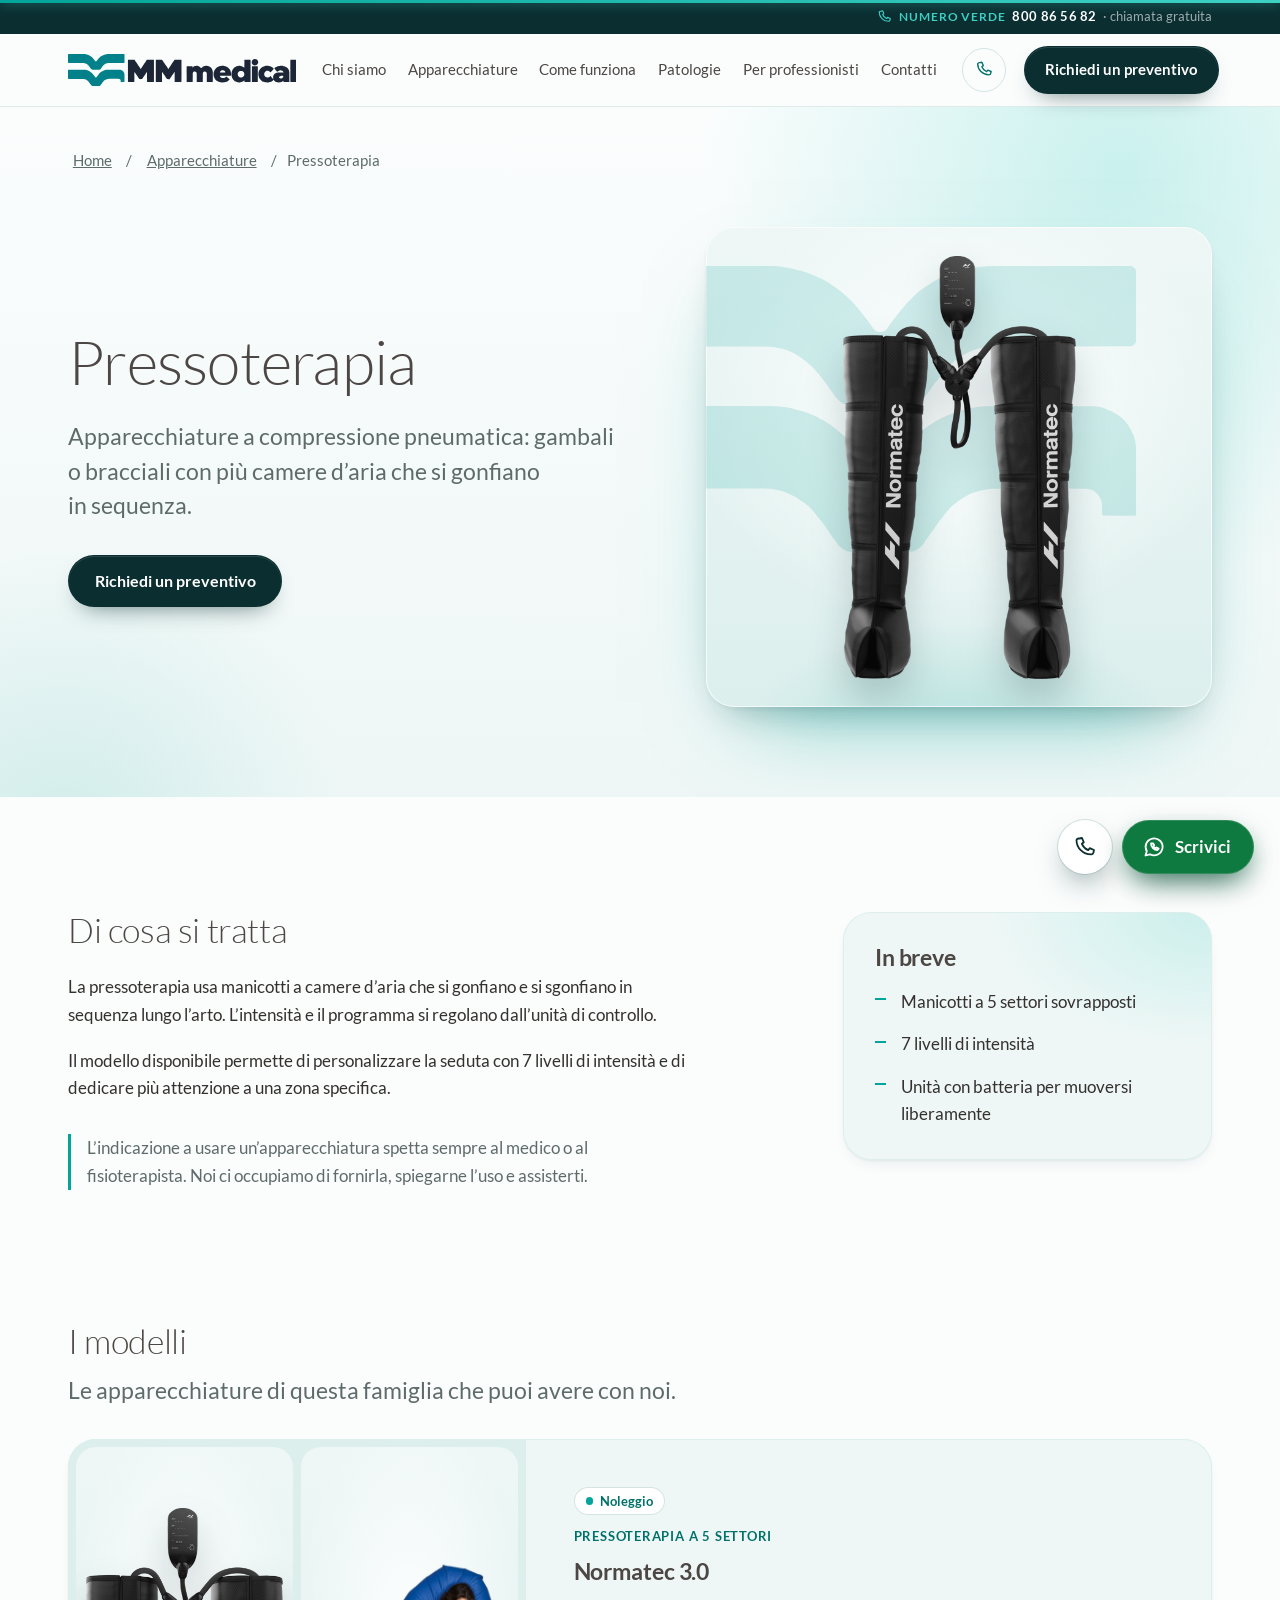
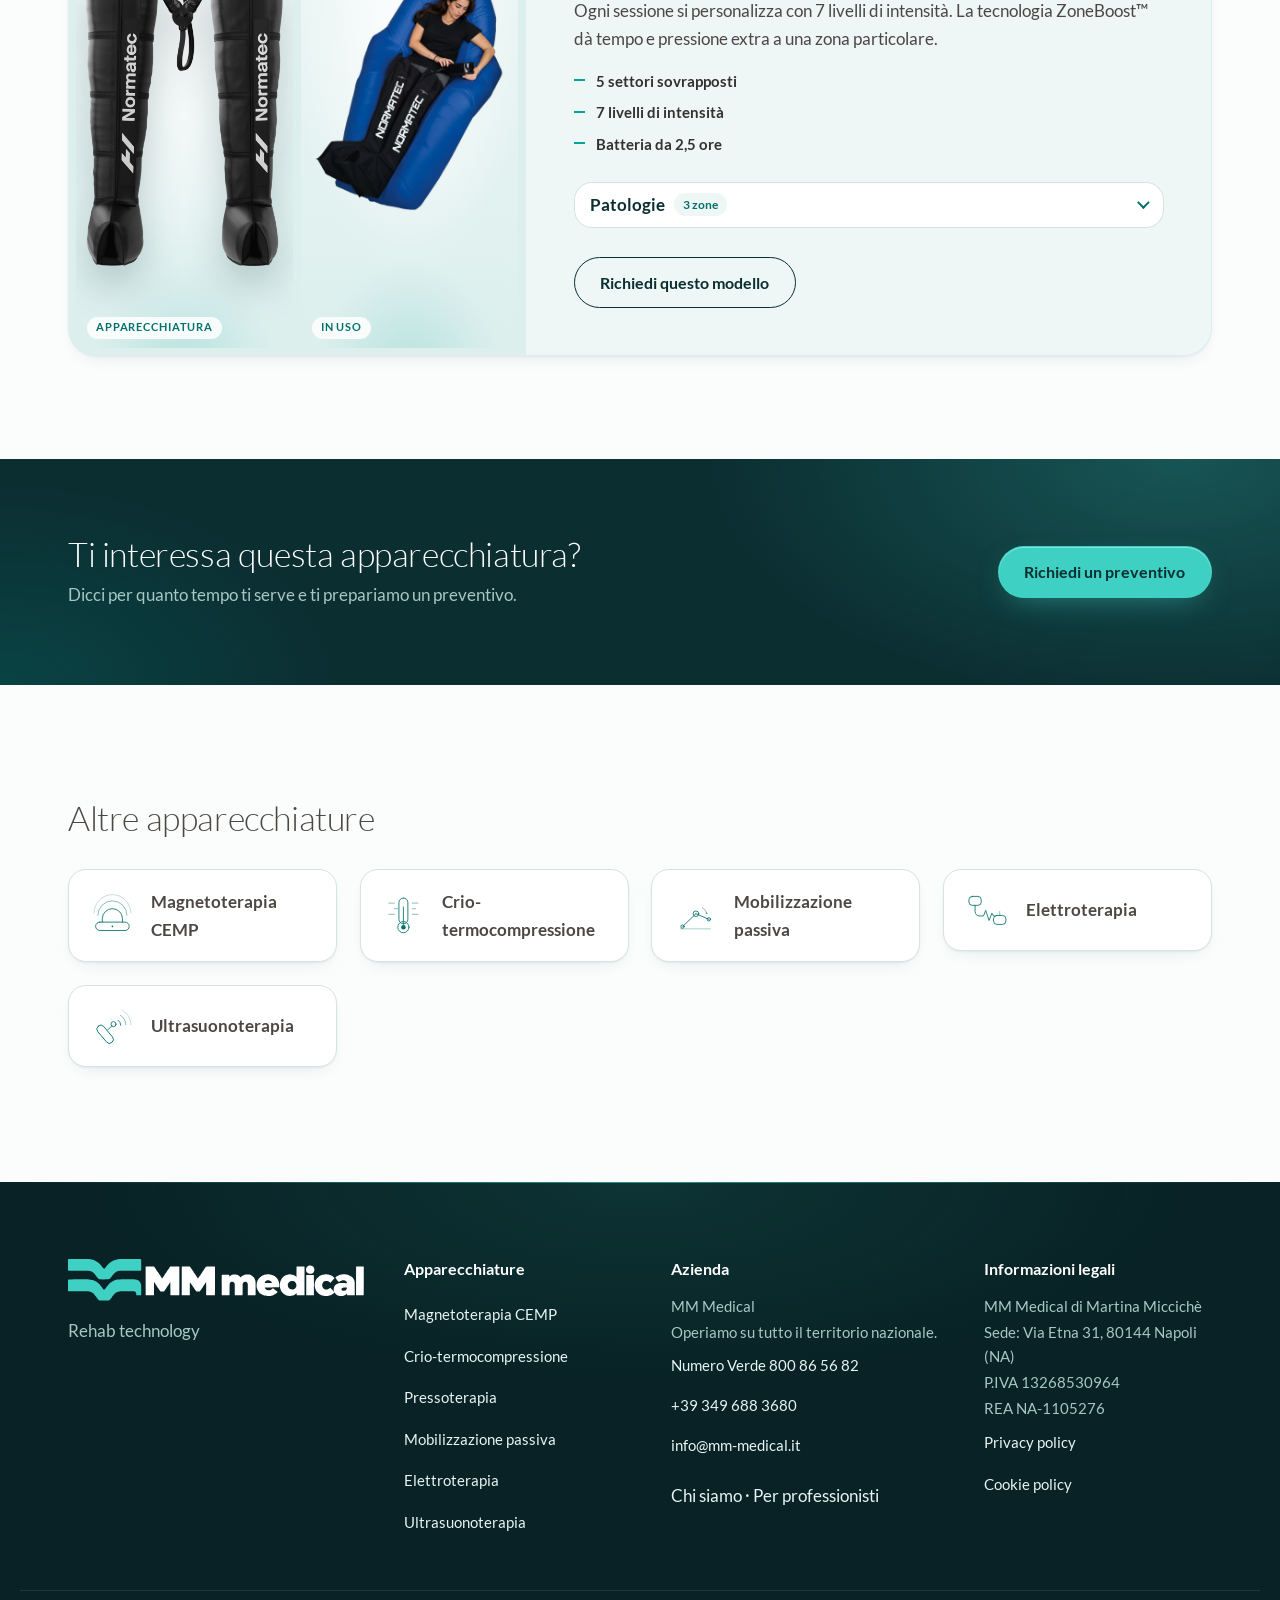
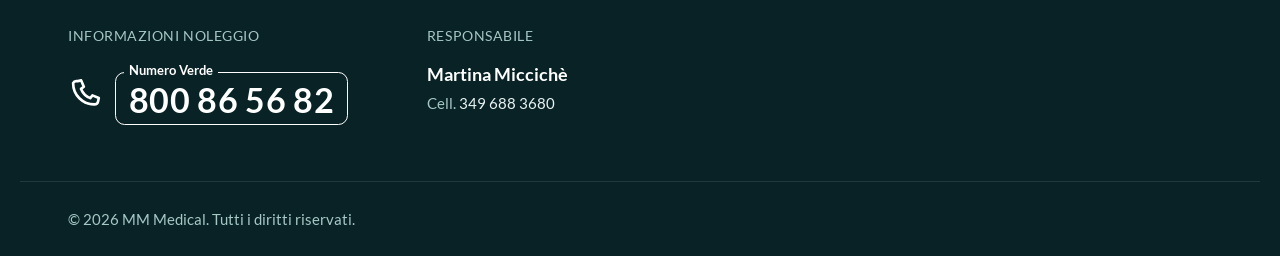
<file: apparecchiature/pressoterapia/index.html>
<!DOCTYPE html><html lang="it"><head><meta charset="utf-8"><meta name="viewport" content="width=device-width, initial-scale=1"><title>Noleggio pressoterapia | MM Medical</title><meta name="description" content="Pressoterapia Normatec 3.0 a 5 settori con 7 livelli di intensità. Noleggio con consegna e assistenza. Operiamo su tutto il territorio nazionale."><link rel="canonical" href="https://www.mm-medical.it/apparecchiature/pressoterapia/"><link rel="icon" href="/favicon.svg" type="image/svg+xml"><meta name="theme-color" content="#0b2e31"><script>document.documentElement.classList.add('js');</script><script>
      // Page transitions: only the photo that travels (clicked card <-> device hero) gets a transition name,
      // so every other photo fades with the page. Browsers without these events simply skip the effect.
      (function () {
        var slug = function (u) { var m = new URL(u, location.href).pathname.match(/^\/apparecchiature\/([^\/]+)\/?$/); return m ? m[1] : null; };
        var photo = function (s, home) { return home ? document.querySelector('[data-device="' + s + '"] .ph') : document.querySelector('.stage .photo'); };
        var name = function (el, s) { if (el) el.style.viewTransitionName = 'dev-' + s; };
        addEventListener('pageswap', function (e) {
          if (!e.viewTransition || !e.activation) return;
          var to = new URL(e.activation.entry.url), here = slug(location.href), dest = slug(to.href);
          if (dest && !here) name(photo(dest, true), dest);
          else if (here && to.pathname === '/') name(photo(here, false), here);
        });
        addEventListener('pagereveal', function (e) {
          if (!e.viewTransition || !window.navigation || !navigation.activation || !navigation.activation.from) return;
          var from = new URL(navigation.activation.from.url), here = slug(location.href), prev = slug(from.href);
          if (here && from.pathname === '/') name(photo(here, false), here);
          else if (!here && prev) name(photo(prev, true), prev);
        });
      })();
    </script><link rel="alternate" hreflang="it" href="https://www.mm-medical.it/apparecchiature/pressoterapia/"><link rel="alternate" hreflang="x-default" href="https://www.mm-medical.it/apparecchiature/pressoterapia/"><meta property="og:type" content="website"><meta property="og:locale" content="it_IT"><meta property="og:site_name" content="MM Medical"><meta property="og:title" content="Noleggio pressoterapia | MM Medical"><meta property="og:description" content="Pressoterapia Normatec 3.0 a 5 settori con 7 livelli di intensità. Noleggio con consegna e assistenza. Operiamo su tutto il territorio nazionale."><meta property="og:url" content="https://www.mm-medical.it/apparecchiature/pressoterapia/"><meta property="og:image" content="https://www.mm-medical.it/og.jpg"><meta property="og:image:width" content="1200"><meta property="og:image:height" content="630"><meta property="og:image:alt" content="MM Medical: noleggio di apparecchiature per la riabilitazione"><meta name="twitter:card" content="summary_large_image"><meta name="twitter:image" content="https://www.mm-medical.it/og.jpg"><script type="application/ld+json">{"@context":"https://schema.org","@type":"LocalBusiness","name":"MM Medical","url":"https://www.mm-medical.it","telephone":"+39 349 688 3680","email":"info@mm-medical.it","description":"Pressoterapia Normatec 3.0 a 5 settori con 7 livelli di intensità. Noleggio con consegna e assistenza. Operiamo su tutto il territorio nazionale.","areaServed":{"@type":"Country","name":"Italia"}}</script><script type="application/ld+json">{"@context":"https://schema.org","@type":"BreadcrumbList","itemListElement":[{"@type":"ListItem","position":1,"name":"Home","item":"https://www.mm-medical.it/"},{"@type":"ListItem","position":2,"name":"Apparecchiature","item":"https://www.mm-medical.it/#apparecchiature"},{"@type":"ListItem","position":3,"name":"Pressoterapia","item":"https://www.mm-medical.it/apparecchiature/pressoterapia/"}]}</script><link rel="stylesheet" href="/_astro/Base.Cmo2KmZf.css"><style>.bodymap[data-astro-cid-vk6je62c]{width:100%;height:auto;display:block;overflow:visible}.ground[data-astro-cid-vk6je62c]{fill:#0b2e3114}.sil[data-astro-cid-vk6je62c],.head[data-astro-cid-vk6je62c]{fill:#fff;stroke:#00716a52;stroke-width:2px;stroke-linejoin:round;vector-effect:non-scaling-stroke}.spine[data-astro-cid-vk6je62c]{fill:none;stroke:#00716a2e;stroke-width:2px;stroke-dasharray:3 6;stroke-linecap:round}.zone[data-astro-cid-vk6je62c]{cursor:pointer;outline:none}.region[data-astro-cid-vk6je62c]{fill:var(--teal-glow);stroke:var(--teal-glow);opacity:0;transition:opacity .3s var(--ease)}.dot[data-astro-cid-vk6je62c]{fill:var(--teal);stroke:#fff;stroke-width:2.5px;transform-box:fill-box;transform-origin:50%;transition:transform .3s var(--ease), fill .3s}.pulse[data-astro-cid-vk6je62c]{fill:none;stroke:var(--teal);stroke-width:1.5px;opacity:0;transform-box:fill-box;transform-origin:50%}.hit[data-astro-cid-vk6je62c]{fill:#0000}.zone[data-astro-cid-vk6je62c].on .region[data-astro-cid-vk6je62c],.zone[data-astro-cid-vk6je62c]:hover .region[data-astro-cid-vk6je62c],.zone[data-astro-cid-vk6je62c]:focus-visible .region[data-astro-cid-vk6je62c]{opacity:.4}.zone[data-astro-cid-vk6je62c].on .dot[data-astro-cid-vk6je62c],.zone[data-astro-cid-vk6je62c]:hover .dot[data-astro-cid-vk6je62c],.zone[data-astro-cid-vk6je62c]:focus-visible .dot[data-astro-cid-vk6je62c]{fill:var(--ink);transform:scale(1.35)}.zone[data-astro-cid-vk6je62c]:focus-visible .hit[data-astro-cid-vk6je62c]{stroke:var(--teal-deep);stroke-width:2px;stroke-dasharray:4 4}.is-mini[data-astro-cid-vk6je62c] .sil[data-astro-cid-vk6je62c],.is-mini[data-astro-cid-vk6je62c] .head[data-astro-cid-vk6je62c]{stroke-width:1.25px}.is-mini[data-astro-cid-vk6je62c] .region[data-astro-cid-vk6je62c]{opacity:.85;fill:var(--teal);stroke:var(--teal)}.is-mini[data-astro-cid-vk6je62c] .dot[data-astro-cid-vk6je62c]{fill:var(--ink);stroke-width:1px;transform:scale(2.4)}.is-mini[data-astro-cid-vk6je62c] .spine[data-astro-cid-vk6je62c]{display:none}.is-figure[data-astro-cid-vk6je62c] .sil[data-astro-cid-vk6je62c],.is-figure[data-astro-cid-vk6je62c] .head[data-astro-cid-vk6je62c]{stroke-width:1.5px}.is-figure[data-astro-cid-vk6je62c] .region[data-astro-cid-vk6je62c]{opacity:.5}.is-figure[data-astro-cid-vk6je62c] .dot[data-astro-cid-vk6je62c]{fill:var(--teal-deep);stroke-width:2px;transform:scale(1.5)}.is-figure[data-astro-cid-vk6je62c] .spine[data-astro-cid-vk6je62c]{display:none}@media (prefers-reduced-motion:no-preference){.is-interactive[data-astro-cid-vk6je62c] .pulse[data-astro-cid-vk6je62c]{animation:bm-pulse 2.6s var(--ease) infinite}.is-interactive[data-astro-cid-vk6je62c] .zone[data-astro-cid-vk6je62c]:nth-of-type(2n) .pulse[data-astro-cid-vk6je62c]{animation-delay:.65s}.is-interactive[data-astro-cid-vk6je62c] .zone[data-astro-cid-vk6je62c]:nth-of-type(3n) .pulse[data-astro-cid-vk6je62c]{animation-delay:1.3s}.is-interactive[data-astro-cid-vk6je62c] .zone[data-astro-cid-vk6je62c]:hover .pulse[data-astro-cid-vk6je62c],.is-interactive[data-astro-cid-vk6je62c] .zone[data-astro-cid-vk6je62c].on .pulse[data-astro-cid-vk6je62c]{animation:none}}@keyframes bm-pulse{0%{opacity:.7;transform:scale(1)}70%,to{opacity:0;transform:scale(3)}}
</style><link rel="stylesheet" href="/_astro/_slug_.CMBwmDP9.css"></head><body><a class="skip" href="#main">Vai al contenuto</a><header class="site-header" data-astro-cid-nen7h5rs><div class="topline" data-astro-cid-nen7h5rs><div class="wrap tl-in" data-astro-cid-nen7h5rs><a class="tl-tf" href="tel:800865682" aria-label="Numero Verde 800 86 56 82, chiamata gratuita" data-astro-cid-nen7h5rs><svg class="i" viewBox="0 0 24 24" fill="none" stroke="currentColor" stroke-width="1.8" stroke-linecap="round" stroke-linejoin="round" aria-hidden="true"><path d="M6.6 3.5 9 3l1.8 4.3-1.9 1.5a11.5 11.5 0 0 0 6.3 6.3l1.5-1.9L21 15l-.5 2.4a2.5 2.5 0 0 1-2.5 2c-8 0-14.5-6.5-14.5-14.5a2.5 2.5 0 0 1 2.1-1.4z"></path></svg><span class="tl-lbl" data-astro-cid-nen7h5rs>Numero Verde</span> <strong data-astro-cid-nen7h5rs>800 86 56 82</strong><span class="tl-free" data-astro-cid-nen7h5rs>· chiamata gratuita</span></a></div></div><div class="wrap bar" data-astro-cid-nen7h5rs><a class="brand" href="/" aria-label="MM Medical, home" data-astro-cid-nen7h5rs><svg class="logo" viewBox="99.5 168.3 1407.2 197.2" role="img" aria-label="MM Medical" xmlns="http://www.w3.org/2000/svg"><path fill="var(--logo-mark, #02818B)" fill-rule="evenodd" d="M 103 168.5 c -1.67 0.67 -2.67 1.33 -3.17 2.67 -0.33 0.67 -0.33 1 -0.33 24.5 0 15.67 0 24 0.17 24.33 0.5 1.5 2 3 3.67 3.5 0.33 0.17 13.83 0.17 45.5 0.33 26.67 -0 45.83 -0 47 0.17 3.33 0.17 9 1.5 12.5 2.83 3.83 1.33 9.83 5.33 14.17 9.33 3 2.67 3.67 3.33 6.83 7.33 1.5 2 3 3.83 3.33 4.17 1 1.33 5.67 7.67 7.17 10 0.83 1.17 3.33 3.67 4.67 4.67 1.33 0.83 3.17 1.83 4.83 2.17 l 1.33 0.33 20.17 0.17 c 11.67 -0 20.67 -0 21.17 -0.17 4.17 -0.83 7.67 -3 10 -6.33 0.5 -0.67 1.17 -1.67 1.5 -2.17 0.33 -0.33 1.67 -2 2.83 -3.67 1.17 -1.67 2.5 -3.5 3 -4.17 0.67 -0.67 1.67 -2 2.33 -2.83 2.5 -3.33 7.5 -9 10 -11.17 3.17 -2.83 8.17 -5.83 12.5 -7.67 3.33 -1.33 8.67 -2.5 12.67 -2.83 1.5 -0.17 17.5 -0.17 49.67 -0.17 l 47.5 -0.17 0.83 -0.33 c 1.33 -0.67 1.83 -1.17 2.5 -2.33 l 0.5 -1 0 -23.17 c 0 -12.67 -0.17 -23.67 -0.17 -24.33 -0.17 -1.83 -0.67 -2.67 -2.17 -3.5 l -1 -0.67 -48 -0 c -29.33 -0 -49.17 -0 -51.17 0.17 -5.67 0.33 -10.67 1 -17 2.67 -6.5 1.5 -9.5 2.67 -16.5 6 -5.5 2.67 -12.67 7.5 -16.17 10.83 -0.33 0.5 -1.83 1.83 -3.33 3.33 -1.5 1.33 -3.5 3.33 -4.33 4.5 -2.83 3.17 -8.5 10.5 -11.33 14.67 -1.67 2.67 -3 3.33 -5.67 3.33 -2.17 -0 -3.33 -0.83 -5.33 -3.67 -3.33 -4.67 -3.67 -5.17 -6.83 -9 -1.33 -1.67 -2.67 -3.33 -3 -3.67 -2.5 -3.33 -7.83 -8.67 -11.5 -11.5 -0.33 -0.17 -1.17 -0.83 -1.83 -1.33 -0.67 -0.5 -2 -1.5 -2.83 -2 -0.83 -0.67 -2.17 -1.5 -3 -2.17 -1.67 -1 -4.5 -2.67 -6.33 -3.5 -0.67 -0.33 -2.5 -1.17 -3.83 -1.83 -3.33 -1.5 -6.83 -2.67 -10.33 -3.67 -0.83 -0.17 -2.17 -0.5 -3 -0.67 -1 -0.33 -2.33 -0.67 -3.17 -0.83 -0.83 -0.17 -2 -0.33 -2.33 -0.5 -0.33 -0 -2.5 -0.33 -4.67 -0.67 l -3.83 -0.5 -47.83 -0 c -38.83 -0 -47.83 -0 -48.33 0.17z M 117.17 265 l -14.5 -0 -0.83 0.67 c -0.5 0.33 -1.17 1 -1.33 1.33 -1 1.17 -1 -0.5 -1 26.17 0 27.67 -0.17 25.83 1.33 27.17 1.33 1.33 -3.33 1.17 47.33 1.33 32 -0 45.5 -0 46.83 0.17 3 0.33 8 1.33 10.67 2.33 2.5 0.83 6.67 2.83 7.83 3.67 2 1.5 3.83 2.67 5 3.5 3.5 2.5 4.83 3.67 7.67 7.33 1.17 1.5 3.67 4.5 5.17 6.33 1.67 2.17 4.5 6 5.67 8.17 0.5 0.83 1.5 2.17 2.33 3.17 0.67 1 1.67 2.33 2.17 3 1.5 2.33 3 3.5 5.83 5 2.33 1.17 1.83 1.17 22.67 1.17 19.67 -0 22.5 -0.17 24.17 -0.67 2.33 -0.67 5.67 -3.17 6.83 -5 1.17 -1.67 2.83 -4.17 4.33 -6.33 1.17 -1.5 2.5 -3.33 3 -4.17 2.83 -3.83 3.33 -4.67 4.5 -6.33 0.83 -1 2 -2.33 2.5 -3.17 0.67 -0.83 1.5 -1.83 1.83 -2.17 1.83 -2.5 5.67 -6 8.5 -7.83 0.83 -0.5 1.67 -1 1.83 -1.17 0.17 -0.17 0.83 -0.5 1.5 -0.83 0.5 -0.33 1.17 -0.67 1.67 -1 3.33 -2.33 11.17 -4.5 17.5 -5 4.33 -0.33 60.83 -0.33 64.83 -0 3.5 0.33 4.67 0.67 7 2.67 1.83 1.67 2.83 3.17 3.33 4.67 0.67 1.83 0.83 3 0.83 7 0 3.17 0 3.5 0.33 3.83 l 0.33 0.33 10.67 0.17 c 11.5 -0 11.67 -0 12.17 -0.83 0.17 -0.5 0.33 -42.33 0 -45.67 -0.33 -5 -1 -7.67 -3.17 -11.83 -3.83 -7.67 -8.5 -11.83 -18 -15.5 -2 -0.83 -5.33 -1.5 -9 -1.67 -3.17 -0.17 -60.83 -0.17 -70.17 -0 -3.83 -0 -7.33 0.17 -7.67 0.33 -0.5 -0 -2 0.33 -3.5 0.5 -1.33 0.17 -3.33 0.5 -4.17 0.83 -0.83 0.17 -2 0.5 -2.33 0.5 -2 0.33 -9 2.67 -12 4 -6 2.83 -7.33 3.5 -10 5.33 -4.5 2.83 -5.5 3.67 -10.33 7.83 -3.33 2.83 -3.67 3.17 -7.67 8 -0.83 1 -2.17 2.67 -3.17 4 -1 1.17 -2.5 3 -3.33 4.17 -0.67 1.17 -1.83 2.67 -2.17 3.17 -0.5 0.67 -1.67 2.33 -2.67 3.5 -3.67 5.33 -4.33 6 -7.33 6 -1.5 -0 -2.5 -0.33 -3.33 -1.17 -1.33 -1.33 -4.5 -5.83 -7.83 -10.67 -1.17 -1.83 -2.33 -3.5 -3.5 -4.67 -1.67 -1.83 -4.67 -5.33 -7.17 -8.17 -1 -1.5 -1.67 -2 -3.5 -3.67 -0.83 -0.67 -2 -1.67 -2.67 -2.33 -3.33 -2.83 -9.67 -7.33 -12 -8.33 -0.33 -0.17 -1.17 -0.5 -1.83 -1 -1.5 -0.83 -5.17 -2.5 -7 -3.17 -0.83 -0.33 -2.17 -0.83 -2.83 -1.17 -0.83 -0.33 -2.17 -0.67 -3 -0.83 -0.83 -0.17 -2 -0.5 -2.67 -0.67 -4.67 -1.33 -10.17 -2.17 -15.33 -2.33 -3.5 -0.17 -53.17 -0.17 -81.17 -0z"></path><path fill="var(--logo-word, #1D2637)" fill-rule="evenodd" d="M 1249 199.17 c -3.5 0.33 -8.17 2.5 -10.5 4.67 -1.5 1.33 -4 4.5 -4.67 5.83 -2 4 -2.67 8.83 -1.83 14 0.83 4.17 3.5 8.33 7.17 11.17 3.83 2.83 7 3.67 12.5 3.67 7.17 -0 12.67 -2.67 16.33 -8 1.5 -2.5 2.83 -5.67 3.17 -7.83 0.17 -0.5 0.17 -1.67 0.33 -2.33 0.83 -6 -3 -14.33 -8.17 -17.67 -4.33 -2.67 -9.5 -4 -14.33 -3.5z M 469.33 204.33 l -0.5 0.5 0 67.5 0.17 67.33 0.33 0.33 c 0.17 0.17 0.83 0.33 2.67 0.33 2.83 0.17 35.5 0.17 35.83 -0 0.83 -0.17 0.83 0.83 0.83 -30.83 0 -28.17 0 -30 0.33 -30.33 0.33 -0.5 0.67 -0.33 1.5 1.17 0.33 0.67 1.33 2 2.17 3.33 2.17 2.67 2.67 3.5 5.33 7.33 1 1.67 2.17 3.5 2.5 4 2 3.17 5.5 8.33 6.83 10.17 0.83 1.33 1.83 2.83 2.5 3.5 0.5 0.83 2.67 4 4.67 7 2.17 3.17 4 6 4.33 6.33 0.33 0.33 1 0.67 1.67 0.83 0.83 0.33 1.17 0.33 7.33 0.33 5.67 -0 6.5 -0 7.17 -0.33 0.67 -0.33 2 -1.67 3 -3.17 0.5 -0.5 1.67 -2.5 3 -4.17 1.17 -1.83 2.67 -4 3.33 -5 1.67 -2.5 3.5 -5.17 4.17 -6.33 0.83 -1.33 4.5 -6.67 5.83 -8.67 0.67 -0.83 1.5 -2 1.83 -2.67 0.83 -1 3.17 -4.67 4.83 -7.33 1.83 -2.67 4.33 -6.33 4.67 -6.5 0.83 -0.5 0.83 -1.83 0.83 30.33 0.17 21.5 0.17 30.17 0.33 30.5 0.17 0.17 0.33 0.33 0.67 0.5 0.17 -0 9.5 -0 20.67 -0 l 20.17 -0 0.33 -0.33 0.5 -0.33 0 -67.5 0 -67.33 -0.5 -0.5 -0.5 -0.33 -20.83 -0 c -14.33 -0 -21 -0 -21.33 0.17 -0.83 0.33 -1.67 1.67 -7.17 9.67 -1.5 2.17 -3.83 5.67 -5.33 7.67 -1.33 2.17 -2.67 4.17 -3 4.5 -0.67 1.17 -2.33 3.67 -2.83 4.67 -0.33 0.5 -0.83 1.33 -1.33 1.83 -5.17 7.5 -8 12 -9.83 14.83 -1 1.5 -2.5 4 -3.5 5.33 -1 1.5 -2.33 3.67 -3 4.67 -1.5 2.33 -2 2.83 -2.5 2.83 -0.33 -0 -2 -2.33 -4.17 -5.83 -0.33 -0.67 -1.5 -2.33 -2.5 -3.67 -1 -1.33 -2.33 -3.5 -3.33 -4.83 -0.83 -1.33 -2.5 -3.83 -3.67 -5.67 -1.17 -1.67 -2.67 -4 -3.5 -5.17 -5.83 -8.67 -9.5 -14.17 -12.67 -18.83 -1 -1.5 -2.67 -3.83 -3.67 -5.33 -3.67 -5.33 -4.33 -6.17 -4.83 -6.5 l -0.5 -0.33 -19.5 -0 -19.5 -0 -0.33 0.33z M 1187.33 204.17 c -0.33 0.17 -0.5 0.33 -0.5 0.5 -0.17 -0 -0.17 11 -0.33 24.17 0 17.83 -0.17 24.17 -0.17 24.17 -0.5 0.33 -0.67 0.17 -1.83 -0.83 -1.5 -1.33 -4 -3.33 -5.5 -4 -0.5 -0.33 -1.67 -1 -2.33 -1.33 -2 -1.33 -5.83 -3 -7.67 -3.67 -2.17 -0.67 -8 -1.83 -10.33 -2 -3.17 -0.33 -6.5 -0 -10.5 0.67 -6.33 1 -7.67 1.33 -12.83 3.67 -2 1 -7.17 4 -8.33 4.83 -4.17 3.33 -7.5 6.83 -11.17 11.5 -2.5 3.33 -6 11.5 -7.33 17.5 -2.5 10.33 -2.17 19.33 1.33 31.67 0.33 1.33 1.83 4.5 3.33 7.67 0.83 1.67 1.33 2.33 4 6.17 4.5 6.33 11.5 11.83 19 15 7.17 3 12.33 4 20.33 3.83 8.83 -0.33 15.33 -2.33 22.5 -7 1.17 -0.83 4.67 -3.67 5.83 -4.67 1.83 -1.83 2 -1.5 2.5 5 0.17 2.83 0.33 3.33 1 3.67 0.17 0.17 4.83 0.17 17.83 0.17 l 17.67 -0 0.33 -0.33 0.5 -0.5 0 -67.5 0 -67.5 -0.33 -0.5 -0.5 -0.33 -17.67 -0 c -9.83 -0 -17.83 -0 -18 -0 -0.33 -0.17 -0.67 -0 -0.83 -0z m -17.17 68.83 c 1.33 0.17 2.83 0.5 3.33 0.67 0.5 0.33 1.17 0.5 1.5 0.5 0.83 0.17 3.67 2.5 5.33 4.17 5.17 5.17 7.17 12.83 5 20.17 -1.17 3.33 -2 5.17 -3.83 7.17 -2.17 2.33 -4.33 3.83 -7.83 5.67 -4.67 2.17 -11 2.17 -16.33 -0.17 -2 -0.83 -5 -2.83 -6.5 -4.5 -2.5 -2.67 -3.83 -5 -5.17 -9.83 l -0.5 -1.83 0 -3.33 0.17 -3.5 0.67 -1.67 c 0.33 -1 1 -2.33 1.33 -3 0.5 -0.67 1.17 -1.83 1.5 -2.5 1.17 -2.17 4.5 -5.17 7 -6.5 3.67 -1.83 9.5 -2.5 14.33 -1.5z M 641 204.5 l -0.33 0.33 -0.17 67.33 0 67.33 0.5 0.5 0.33 0.33 9.5 -0 c 5.17 -0 13.5 -0 18.5 0.17 8.67 -0 9 -0 9.33 -0.33 l 0.33 -0.33 0 -29 c 0.17 -15.83 0.17 -29.5 0.33 -30.17 0.17 -2.33 0.5 -2 3.33 2.33 3 4.17 4 5.83 5.5 7.83 0.83 1 2.5 3.67 4 5.67 1.33 2 3 4.5 3.67 5.5 0.67 1 1.83 2.5 2.33 3.33 0.67 1 1.33 2.17 1.67 2.5 0.33 0.5 2.33 3.5 4.33 6.5 4.67 6.83 5.17 7.5 6.17 8.17 1 0.67 1.5 0.67 8.17 0.67 6.5 -0.17 6.5 -0.17 8.17 -1.5 1.17 -1.17 6.17 -8.17 7 -10 0.33 -0.33 1.17 -1.67 2 -3 0.83 -1.17 2.17 -3.17 3.17 -4.5 0.83 -1.33 2.17 -3.17 2.67 -4.17 1.67 -2.17 4.5 -6.33 5.5 -8.17 2.17 -3.5 2.5 -4 3.33 -5.17 0.5 -0.5 1.17 -1.5 1.5 -2 0.5 -0.5 1.5 -2 2.33 -3.17 1.67 -2.5 2.17 -2.83 2.5 -2.17 0.17 0.5 0.33 15.17 0.17 44.83 0 10.5 0 15.5 0.17 15.67 0.17 0.17 0.5 0.33 0.83 0.5 0.67 0.17 40 0.17 40.33 -0 0.83 -0.17 0.83 3.67 0.83 -67.83 0 -48.5 0 -67.17 -0.17 -67.5 -0.17 -0.33 -0.33 -0.5 -0.5 -0.67 -0.33 -0.17 -37.5 -0.17 -40.17 -0 -2.17 0.17 -2.67 0.33 -3.83 2.17 -2.17 3.5 -3.67 5.67 -4.67 7.17 -1.17 1.33 -2.67 3.5 -4.17 6.17 -0.33 0.67 -1.33 2.17 -2.17 3.17 -1.83 2.67 -4.5 6.67 -6.67 9.83 -0.83 1.33 -1.83 3 -2.33 3.5 -0.33 0.67 -1.5 2.33 -2.33 3.67 -1.67 2.5 -2.67 3.83 -6 8.67 -1.17 1.67 -2.67 4 -3.5 5.17 -4 6.33 -4.33 6.83 -5.17 6.33 0 -0.17 -0.67 -0.83 -1.17 -1.67 -0.5 -0.83 -1.17 -2.17 -1.67 -2.83 -1.5 -2.33 -5.33 -7.83 -8.5 -12.83 -1.83 -2.5 -4 -5.67 -5 -7.17 -1.67 -2.5 -2.5 -3.67 -4 -6.33 -0.5 -0.67 -1.33 -2 -2 -2.83 -0.67 -0.83 -1.5 -2 -2 -2.5 -1.83 -2.67 -5 -7.33 -7.83 -11.5 -3 -4.83 -4.67 -7 -5.33 -7.5 -0.67 -0.67 -3.67 -0.83 -21.67 -0.83 -16.33 -0 -16.83 -0 -17.17 0.33z M 1470.17 204.67 c -0.17 0.33 -0.33 3.67 -0.33 67.5 0 36.83 0 67.33 0.17 67.67 0 0.33 0.17 0.5 0.33 0.67 0.33 0.17 5.17 0.17 17.67 0.17 17.33 -0 17.33 -0 17.83 -0.33 0.17 -0.17 0.5 -0.5 0.5 -0.67 0.17 -0.33 0.17 -24.33 0.17 -53.5 0 -29.17 0 -55.83 0 -59.33 0.17 -3.5 0.17 -9.67 0 -14 l 0 -7.67 -0.5 -0.5 -0.5 -0.5 -17.5 -0 -17.5 -0 -0.33 0.5z M 1045.83 241.17 c -0.33 -0 -1.5 0.17 -2.67 0.33 -1.33 0.17 -2.67 0.33 -3.17 0.5 -1.17 -0 -6.33 1.33 -8 1.83 -10 3.33 -18.17 9 -24.5 17 -3.67 4.5 -7 10.67 -8.5 16.17 -0.33 1 -0.67 2.17 -0.83 2.83 -0.33 1.33 -1.17 5.17 -1.33 7 -0.5 4.17 0 14 0.67 17 0.17 0.33 0.33 1.17 0.5 1.67 0 0.67 0.5 2 0.83 3.17 0.5 1.17 1 2.67 1.17 3.17 1 3 3.17 7 6.33 11.33 3.83 5.33 5.17 6.67 10.17 10.5 4 2.83 6.5 4.33 11 6 7.83 3.33 14.33 4.5 24.5 4.33 7.83 -0 12.67 -0.67 20.33 -2.83 2.33 -0.67 6.83 -2.67 9.33 -4 1.33 -0.83 6 -3.83 7.17 -4.83 2.67 -2.17 7.5 -7.17 7.5 -7.67 0 -0.5 -1.33 -1.83 -4.67 -4.33 -1.5 -1.17 -3 -2.33 -3.33 -2.67 -0.5 -0.33 -1.17 -1 -1.67 -1.33 -0.67 -0.33 -1.5 -1 -2.17 -1.5 -6.33 -4.83 -9.83 -7.5 -10.5 -7.5 -0.17 -0 -1.17 0.83 -2.67 2.33 -4.33 4.17 -7 5.67 -12.5 6.5 -4 0.67 -8 0.33 -11.83 -0.67 -4.67 -1.33 -9.67 -5.67 -11.17 -9.5 -0.17 -0.67 -0.5 -1.33 -0.5 -1.5 -0.33 -0.67 0.17 -1.17 0.83 -1.33 0.33 -0.17 14.17 -0.17 30.83 -0.17 32.5 -0 35.83 -0 36.17 -0.17 0.5 -0.17 0.67 -1 1 -4.17 0.67 -6.33 0 -15.83 -1.67 -20.83 -0.17 -0.83 -0.83 -2.5 -1.17 -3.67 -1 -3.17 -1.67 -4.67 -3.67 -8.33 -1.5 -2.5 -2.67 -4.17 -4.17 -6 -0.83 -0.83 -1.83 -2.17 -2.5 -2.83 -2.83 -3.5 -7.67 -7 -14 -10.17 -4.17 -2.17 -10.83 -4.33 -15.17 -5 -1 -0 -2.33 -0.33 -3 -0.5 -1 -0.17 -11.33 -0.5 -13 -0.17z m 8.5 27.67 c 4.67 0.67 8.5 2.5 10.83 4.83 1.33 1.5 2.17 2.67 3.17 5.33 1 2.33 0.83 2.83 -0.5 3.17 -1.17 0.17 -31.5 0.17 -32 -0.17 -0.5 -0.33 -0.5 -0.67 0 -2.33 0.67 -2.17 1.83 -4.33 3.33 -5.67 2.83 -2.83 6.5 -4.67 10.33 -5.17 2.33 -0.33 2.5 -0.33 4.83 -0z M 1322 241.17 c -2 0.17 -5.5 0.67 -8.67 1.5 -1 0.17 -2.33 0.5 -2.67 0.5 -2.5 0.5 -5.83 1.83 -9.5 3.67 -4.33 2.17 -7.17 3.83 -8.5 5.17 -0.67 0.67 -2 1.67 -2.83 2.33 -2 1.67 -3.83 3.67 -7.5 8 -1 1.33 -2.5 3.83 -4 6.83 -0.5 1.33 -1.17 2.5 -1.17 2.5 -0.5 0.67 -2.5 6.33 -2.83 8.17 -1.17 6.17 -1.5 9 -1.5 13 0.17 7.83 1.67 14.33 4.67 21.17 1.17 2.67 1.33 3.17 2.5 5 3.83 6.17 8.5 11.33 14 15.17 3.33 2.17 4 2.67 10.67 5.83 2.5 1.17 6 2.17 11 3 7.5 1.33 18.67 1.17 24 -0.5 0.67 -0.17 2.33 -0.67 3.83 -1 3.17 -0.83 4.67 -1.33 7.83 -2.83 6 -3 10.83 -6.5 14.33 -10.5 0.67 -1 1 -0.83 2.17 0.83 1.33 2 3 3.83 5.17 5.83 2.33 2.17 3 2.67 5.5 4 2.67 1.5 3.17 1.83 5 2.33 5.5 2 8.67 2.5 15.33 2.5 5.83 -0 9.67 -0.67 14.83 -2.33 0.83 -0.33 1.5 -0.5 1.67 -0.5 0.33 -0 3.83 -1.83 5 -2.67 1.33 -0.83 2.33 -1.67 4.33 -3.5 1.33 -1.17 1.5 -1.33 2 -1 0.33 0.17 0.5 1.83 0.5 4.33 0 2 0.17 2.5 1 2.67 0.5 0.17 34.5 0.17 35 -0.17 0.5 -0 0.67 -0.83 0.5 -1.83 0 -0.33 0 -13.67 0 -29.33 l -0.17 -28.67 -0.33 -2.5 c -0.33 -1.5 -0.67 -3.17 -0.83 -3.83 -0.67 -2.33 -1.33 -5 -1.33 -5.17 0 -0.17 -0.33 -0.83 -0.67 -1.5 -0.33 -0.83 -0.67 -1.83 -0.83 -2.17 -1.17 -2.33 -3.17 -6 -4.33 -7.67 -1 -1.17 -3 -3.17 -4.83 -4.67 -5 -4.17 -10.17 -6.83 -17.67 -9.5 -1.5 -0.5 -6.5 -1.5 -8.67 -1.83 -0.83 -0.17 -2.33 -0.33 -3.17 -0.5 -3.83 -0.5 -13 -0.33 -17 0.17 -0.83 0.17 -1.83 0.33 -2.5 0.5 -1 -0 -3.67 0.67 -6.33 1.33 -0.67 0.17 -1.67 0.5 -2.33 0.67 -0.5 -0 -1.5 0.33 -2.17 0.67 -0.67 0.33 -1.33 0.5 -1.5 0.5 -0.33 -0 -4.67 2 -7.67 3.67 -3.17 1.5 -6.83 4 -9 6 -1.33 1.33 -1.33 1.17 2.17 6.17 0.67 1.17 1.67 2.33 2 2.83 1.5 2.17 4.67 6.33 7.17 9.33 0.67 0.83 1.5 1.83 1.83 2.17 1 1.5 2.17 2.5 2.83 2.5 0.5 -0 1.83 -0.83 3.33 -2.33 2.67 -2.33 7 -4.5 11.67 -5.67 2.17 -0.5 2.5 -0.5 5.5 -0.67 2.67 -0 3.67 -0 4.83 0.17 4.83 1 7.67 2.33 10.33 5.33 1 1 1.83 3 2 5.17 0.67 3.67 0.5 4 -1.67 3.67 -0.83 -0 -3.33 -0.33 -5.67 -0.5 -2.33 -0.17 -5.33 -0.5 -6.5 -0.67 -5.83 -0.5 -16.67 -0.33 -21 0.33 -1.33 0.33 -2.83 0.67 -3.33 0.83 -0.5 0.17 -1.67 0.5 -2.33 0.67 -3 1 -4.83 1.67 -7.33 3.17 -4.5 2.33 -8.83 6.67 -11 10.33 -3 5.5 -3.83 8.83 -3.67 15 0 4.33 0.33 6.67 1.17 9.17 0.83 2.67 0.33 2.67 -2 -0.17 -0.83 -0.67 -1.5 -1.67 -1.83 -1.83 -0.5 -0.5 -1.5 -1.67 -3.17 -3.83 -4.83 -6 -10.17 -11.67 -10.83 -11.67 -0.33 -0 -0.83 0.5 -1.67 1.33 -0.67 0.67 -2 1.83 -2.83 2.33 -0.83 0.5 -1.83 1.33 -2.17 1.67 -1.67 1.17 -4.17 2.33 -6.33 3 -2 0.33 -2.33 0.33 -5 0.33 -4.33 -0 -7.17 -0.67 -10.17 -2.5 -5 -2.83 -7.17 -5.5 -9 -11.17 -1.33 -4.33 -1.33 -9.33 0.17 -14 1.5 -4.5 5.17 -9.17 9.17 -11.17 5.5 -2.83 13.5 -2.83 19.17 0.17 2.5 1.17 4 2.33 6.5 4.83 1.17 1.17 2.17 2.17 2.33 2.17 0.33 -0 1.67 -1.33 4.17 -4 1.17 -1.33 3.17 -3.33 4.33 -4.67 1.17 -1.17 2.67 -2.5 3.33 -3.17 1.17 -1.17 3.17 -3.5 5.33 -6.17 0.67 -0.67 1.67 -1.83 2.17 -2.33 0.83 -0.67 1.17 -1.17 1.17 -1.33 0 -0.67 -0.83 -1.83 -2.67 -3.67 -3.5 -3.5 -6.33 -5.5 -10.83 -8 -0.33 -0.33 -1.17 -0.67 -1.67 -1 -1.67 -1 -4.5 -2.17 -7 -3 -0.33 -0 -1 -0.33 -1.33 -0.5 -0.83 -0.33 -6.17 -1.5 -7.67 -1.67 -0.83 -0.17 -2.17 -0.33 -3.17 -0.5 -2.17 -0.17 -8.33 -0.33 -11.17 -0.17z m 103.83 62.17 c 0.5 0.5 0.5 1 0.33 3.17 -0.33 3.83 -1.17 5.67 -3.83 8.5 -2.17 2.5 -4.83 3.67 -8.67 4.17 -5.33 0.83 -8.83 -0.17 -11.17 -2.67 -2.17 -2.17 -2.67 -4.67 -1.67 -7.17 1.17 -3.67 4.67 -5.67 10.33 -6.17 3 -0.17 14.17 -0 14.67 0.17z M 886.5 241.67 c -1.17 0.17 -2.67 0.5 -3.33 0.67 -0.67 0.17 -1.83 0.5 -2.5 0.67 -1.83 0.5 -4.33 2 -8 4.5 -1 0.67 -2.83 2.33 -3.83 3.33 -0.67 0.83 -1.5 1 -1.5 0.33 -0.17 -0.67 -0.5 -4.5 -0.5 -5.67 0 -1.17 -0.17 -1.5 -1.17 -1.67 -0.83 -0.17 -33.33 -0.5 -34 -0.33 -0.33 0.17 -0.5 0.33 -0.67 0.67 -0.17 0.33 -0.17 12.5 -0.17 48.17 0 46.5 0.17 47.67 0.33 48 l 0.33 0.33 17.83 -0 c 10.33 -0 17.83 -0 18 -0.17 0.33 -0 0.5 -0.33 0.67 -0.5 0 -0.17 0.17 -11.67 0.17 -26.33 l 0.17 -26 0.33 -1.67 c 1.17 -4.67 3.5 -7.67 7.33 -9.33 4.33 -2 9.67 -0.83 13 2.67 1.67 1.67 2.5 3.67 3.17 6.67 l 0.5 2.33 0.17 25.83 c 0 24.5 0 25.83 0.33 26.17 l 0.33 0.33 18 0.17 18.17 -0 0.33 -0.5 c 0.33 -0.33 0.33 -0.33 0.33 -26.17 l 0 -25.67 0.5 -2.17 c 1 -5.67 4.67 -9.67 9.33 -10.33 4.17 -0.67 7.67 0.33 10.5 3 1.83 1.67 3.17 4.17 3.83 7.5 l 0.33 2 0 25.67 0 25.67 0.33 0.33 0.5 0.5 11.67 -0 c 17 0.33 24.17 0.17 24.67 -0.17 0.17 -0.33 0.17 -1.67 0.17 -29.83 0 -30.67 0 -31.5 -0.67 -35.67 -0.33 -2.17 -0.5 -2.5 -1.17 -5.33 -1.33 -4.83 -4.67 -11.67 -6.83 -14 -0.33 -0.33 -0.67 -0.83 -0.83 -1 -1 -1.5 -4.33 -4.33 -6.83 -6 -0.67 -0.33 -2 -1.33 -3 -2 -3.33 -2.17 -7.17 -3.67 -11.83 -4.5 -4.67 -0.83 -10.33 -1.33 -13 -0.83 -0.67 0.17 -2 0.33 -3.17 0.5 -2.17 0.17 -5.83 1 -7.33 1.67 -2.83 1 -6.67 3.17 -8.33 4.5 -0.5 0.33 -1.17 0.83 -1.67 1.33 -0.67 0.33 -2.33 1.83 -3.83 3.33 -1.67 1.67 -2.83 2.67 -3.17 2.67 -0.17 -0 -0.67 -0.33 -1.17 -1 -2.67 -3.33 -8.33 -7.83 -12 -9.67 -1.17 -0.5 -2.67 -1.17 -3.33 -1.33 -5.67 -1.83 -7 -2 -11.5 -2.17 -3.5 -0 -4.17 -0 -6 0.5z M 1233.33 243.83 c -0.33 0.17 -0.5 0.33 -0.5 0.5 0 0.17 0 21.67 0 48 0 46.17 0 47.67 0.33 48 0.17 0.33 1 0.33 17.83 0.33 l 17.5 -0 0.33 -0.33 0.5 -0.33 0 -21.5 c 0.17 -27.17 0.17 -27.33 0 -52.83 0 -20 -0.17 -21.17 -0.33 -21.5 -0.5 -0.33 -2.33 -0.5 -19.33 -0.5 -13.17 -0 -15.83 -0 -16.33 0.17z"></path></svg></a><nav class="nav" id="nav" aria-label="Principale" data-astro-cid-nen7h5rs><ul data-astro-cid-nen7h5rs><li style="--n: 0" data-astro-cid-nen7h5rs><a href="/chi-siamo/" data-astro-cid-nen7h5rs>Chi siamo</a></li><li style="--n: 1" data-astro-cid-nen7h5rs><a href="/#apparecchiature" data-astro-cid-nen7h5rs>Apparecchiature</a></li><li style="--n: 2" data-astro-cid-nen7h5rs><a href="/#come-funziona" data-astro-cid-nen7h5rs>Come funziona</a></li><li style="--n: 3" data-astro-cid-nen7h5rs><a href="/patologie/" data-astro-cid-nen7h5rs>Patologie</a></li><li style="--n: 4" data-astro-cid-nen7h5rs><a href="/professionisti/" data-astro-cid-nen7h5rs>Per professionisti</a></li><li style="--n: 5" data-astro-cid-nen7h5rs><a href="/#contatti" data-astro-cid-nen7h5rs>Contatti</a></li><li class="call" style="--n: 6" data-astro-cid-nen7h5rs><a href="tel:800865682" data-astro-cid-nen7h5rs>Numero Verde 800 86 56 82</a></li><li class="call" style="--n: 7" data-astro-cid-nen7h5rs><a href="tel:+393496883680" data-astro-cid-nen7h5rs>Chiama +39 349 688 3680</a></li><li class="menu-cta" style="--n: 8" data-astro-cid-nen7h5rs><a class="btn btn-primary" href="/#contatti" data-astro-cid-nen7h5rs>Richiedi un preventivo</a></li></ul></nav><div class="actions" data-astro-cid-nen7h5rs><a class="phone" href="tel:+393496883680" aria-label="Chiama MM Medical +39 349 688 3680" data-astro-cid-nen7h5rs><svg class="i" viewBox="0 0 24 24" fill="none" stroke="currentColor" stroke-width="1.8" stroke-linecap="round" stroke-linejoin="round" aria-hidden="true"><path d="M6.6 3.5 9 3l1.8 4.3-1.9 1.5a11.5 11.5 0 0 0 6.3 6.3l1.5-1.9L21 15l-.5 2.4a2.5 2.5 0 0 1-2.5 2c-8 0-14.5-6.5-14.5-14.5a2.5 2.5 0 0 1 2.1-1.4z"></path></svg><span data-astro-cid-nen7h5rs>+39 349 688 3680</span></a><a class="btn btn-primary cta" href="/#contatti" data-astro-cid-nen7h5rs>Richiedi un preventivo</a><button class="burger" type="button" aria-expanded="false" aria-controls="nav" aria-label="Apri il menu" data-astro-cid-nen7h5rs><span data-astro-cid-nen7h5rs></span><span data-astro-cid-nen7h5rs></span></button></div></div></header><script type="module">var e=document.querySelector(`.burger`),t=document.getElementById(`nav`),n=()=>{t?.removeAttribute(`data-open`),e?.setAttribute(`aria-expanded`,`false`)};e?.addEventListener(`click`,()=>{let n=e.getAttribute(`aria-expanded`)!==`true`;e.setAttribute(`aria-expanded`,String(n)),n?t?.setAttribute(`data-open`,`true`):t?.removeAttribute(`data-open`)}),t?.querySelectorAll(`a`).forEach(e=>e.addEventListener(`click`,n)),document.addEventListener(`keydown`,e=>{e.key===`Escape`&&n()}),document.addEventListener(`click`,e=>{t?.hasAttribute(`data-open`)&&!e.target.closest(`.site-header`)&&n()});var r=document.querySelector(`.site-header`),i=()=>r?.toggleAttribute(`data-scrolled`,scrollY>8);addEventListener(`scroll`,i,{passive:!0}),i();</script><main id="main"><section class="top aura" data-astro-cid-iyowqgce><div class="wrap" data-astro-cid-iyowqgce><nav class="crumbs" aria-label="Percorso" data-astro-cid-iyowqgce><a href="/" data-astro-cid-iyowqgce>Home</a><span aria-hidden="true" data-astro-cid-iyowqgce>/</span><a href="/#apparecchiature" data-astro-cid-iyowqgce>Apparecchiature</a><span aria-hidden="true" data-astro-cid-iyowqgce>/</span><span aria-current="page" data-astro-cid-iyowqgce>Pressoterapia</span></nav><div class="hero" data-astro-cid-iyowqgce><div class="copy" data-astro-cid-iyowqgce><h1 data-astro-cid-iyowqgce>Pressoterapia</h1><p class="lead" data-astro-cid-iyowqgce>Apparecchiature a compressione pneumatica: gambali o bracciali con più camere d’aria che si gonfiano in sequenza.</p><a class="btn btn-primary" href="/#contatti" data-astro-cid-iyowqgce>Richiedi un preventivo</a></div><div class="stage lit" data-astro-cid-iyowqgce><svg class="ghost" viewBox="99.5 168.3 348.4 197.2" aria-hidden="true" xmlns="http://www.w3.org/2000/svg"><path fill="currentColor" fill-rule="evenodd" d="M 103 168.5 c -1.67 0.67 -2.67 1.33 -3.17 2.67 -0.33 0.67 -0.33 1 -0.33 24.5 0 15.67 0 24 0.17 24.33 0.5 1.5 2 3 3.67 3.5 0.33 0.17 13.83 0.17 45.5 0.33 26.67 -0 45.83 -0 47 0.17 3.33 0.17 9 1.5 12.5 2.83 3.83 1.33 9.83 5.33 14.17 9.33 3 2.67 3.67 3.33 6.83 7.33 1.5 2 3 3.83 3.33 4.17 1 1.33 5.67 7.67 7.17 10 0.83 1.17 3.33 3.67 4.67 4.67 1.33 0.83 3.17 1.83 4.83 2.17 l 1.33 0.33 20.17 0.17 c 11.67 -0 20.67 -0 21.17 -0.17 4.17 -0.83 7.67 -3 10 -6.33 0.5 -0.67 1.17 -1.67 1.5 -2.17 0.33 -0.33 1.67 -2 2.83 -3.67 1.17 -1.67 2.5 -3.5 3 -4.17 0.67 -0.67 1.67 -2 2.33 -2.83 2.5 -3.33 7.5 -9 10 -11.17 3.17 -2.83 8.17 -5.83 12.5 -7.67 3.33 -1.33 8.67 -2.5 12.67 -2.83 1.5 -0.17 17.5 -0.17 49.67 -0.17 l 47.5 -0.17 0.83 -0.33 c 1.33 -0.67 1.83 -1.17 2.5 -2.33 l 0.5 -1 0 -23.17 c 0 -12.67 -0.17 -23.67 -0.17 -24.33 -0.17 -1.83 -0.67 -2.67 -2.17 -3.5 l -1 -0.67 -48 -0 c -29.33 -0 -49.17 -0 -51.17 0.17 -5.67 0.33 -10.67 1 -17 2.67 -6.5 1.5 -9.5 2.67 -16.5 6 -5.5 2.67 -12.67 7.5 -16.17 10.83 -0.33 0.5 -1.83 1.83 -3.33 3.33 -1.5 1.33 -3.5 3.33 -4.33 4.5 -2.83 3.17 -8.5 10.5 -11.33 14.67 -1.67 2.67 -3 3.33 -5.67 3.33 -2.17 -0 -3.33 -0.83 -5.33 -3.67 -3.33 -4.67 -3.67 -5.17 -6.83 -9 -1.33 -1.67 -2.67 -3.33 -3 -3.67 -2.5 -3.33 -7.83 -8.67 -11.5 -11.5 -0.33 -0.17 -1.17 -0.83 -1.83 -1.33 -0.67 -0.5 -2 -1.5 -2.83 -2 -0.83 -0.67 -2.17 -1.5 -3 -2.17 -1.67 -1 -4.5 -2.67 -6.33 -3.5 -0.67 -0.33 -2.5 -1.17 -3.83 -1.83 -3.33 -1.5 -6.83 -2.67 -10.33 -3.67 -0.83 -0.17 -2.17 -0.5 -3 -0.67 -1 -0.33 -2.33 -0.67 -3.17 -0.83 -0.83 -0.17 -2 -0.33 -2.33 -0.5 -0.33 -0 -2.5 -0.33 -4.67 -0.67 l -3.83 -0.5 -47.83 -0 c -38.83 -0 -47.83 -0 -48.33 0.17z M 117.17 265 l -14.5 -0 -0.83 0.67 c -0.5 0.33 -1.17 1 -1.33 1.33 -1 1.17 -1 -0.5 -1 26.17 0 27.67 -0.17 25.83 1.33 27.17 1.33 1.33 -3.33 1.17 47.33 1.33 32 -0 45.5 -0 46.83 0.17 3 0.33 8 1.33 10.67 2.33 2.5 0.83 6.67 2.83 7.83 3.67 2 1.5 3.83 2.67 5 3.5 3.5 2.5 4.83 3.67 7.67 7.33 1.17 1.5 3.67 4.5 5.17 6.33 1.67 2.17 4.5 6 5.67 8.17 0.5 0.83 1.5 2.17 2.33 3.17 0.67 1 1.67 2.33 2.17 3 1.5 2.33 3 3.5 5.83 5 2.33 1.17 1.83 1.17 22.67 1.17 19.67 -0 22.5 -0.17 24.17 -0.67 2.33 -0.67 5.67 -3.17 6.83 -5 1.17 -1.67 2.83 -4.17 4.33 -6.33 1.17 -1.5 2.5 -3.33 3 -4.17 2.83 -3.83 3.33 -4.67 4.5 -6.33 0.83 -1 2 -2.33 2.5 -3.17 0.67 -0.83 1.5 -1.83 1.83 -2.17 1.83 -2.5 5.67 -6 8.5 -7.83 0.83 -0.5 1.67 -1 1.83 -1.17 0.17 -0.17 0.83 -0.5 1.5 -0.83 0.5 -0.33 1.17 -0.67 1.67 -1 3.33 -2.33 11.17 -4.5 17.5 -5 4.33 -0.33 60.83 -0.33 64.83 -0 3.5 0.33 4.67 0.67 7 2.67 1.83 1.67 2.83 3.17 3.33 4.67 0.67 1.83 0.83 3 0.83 7 0 3.17 0 3.5 0.33 3.83 l 0.33 0.33 10.67 0.17 c 11.5 -0 11.67 -0 12.17 -0.83 0.17 -0.5 0.33 -42.33 0 -45.67 -0.33 -5 -1 -7.67 -3.17 -11.83 -3.83 -7.67 -8.5 -11.83 -18 -15.5 -2 -0.83 -5.33 -1.5 -9 -1.67 -3.17 -0.17 -60.83 -0.17 -70.17 -0 -3.83 -0 -7.33 0.17 -7.67 0.33 -0.5 -0 -2 0.33 -3.5 0.5 -1.33 0.17 -3.33 0.5 -4.17 0.83 -0.83 0.17 -2 0.5 -2.33 0.5 -2 0.33 -9 2.67 -12 4 -6 2.83 -7.33 3.5 -10 5.33 -4.5 2.83 -5.5 3.67 -10.33 7.83 -3.33 2.83 -3.67 3.17 -7.67 8 -0.83 1 -2.17 2.67 -3.17 4 -1 1.17 -2.5 3 -3.33 4.17 -0.67 1.17 -1.83 2.67 -2.17 3.17 -0.5 0.67 -1.67 2.33 -2.67 3.5 -3.67 5.33 -4.33 6 -7.33 6 -1.5 -0 -2.5 -0.33 -3.33 -1.17 -1.33 -1.33 -4.5 -5.83 -7.83 -10.67 -1.17 -1.83 -2.33 -3.5 -3.5 -4.67 -1.67 -1.83 -4.67 -5.33 -7.17 -8.17 -1 -1.5 -1.67 -2 -3.5 -3.67 -0.83 -0.67 -2 -1.67 -2.67 -2.33 -3.33 -2.83 -9.67 -7.33 -12 -8.33 -0.33 -0.17 -1.17 -0.5 -1.83 -1 -1.5 -0.83 -5.17 -2.5 -7 -3.17 -0.83 -0.33 -2.17 -0.83 -2.83 -1.17 -0.83 -0.33 -2.17 -0.67 -3 -0.83 -0.83 -0.17 -2 -0.5 -2.67 -0.67 -4.67 -1.33 -10.17 -2.17 -15.33 -2.33 -3.5 -0.17 -53.17 -0.17 -81.17 -0z"></path></svg><img class="photo" src="/img/normatec-3.webp" width="760" height="1376" alt="Gambali Normatec 3 con unità di controllo" fetchpriority="high" decoding="async" data-astro-cid-iyowqgce></div></div></div></section><section class="section body" data-astro-cid-iyowqgce><div class="wrap cols" data-astro-cid-iyowqgce><div class="reveal" data-astro-cid-iyowqgce><h2 data-astro-cid-iyowqgce>Di cosa si tratta</h2><p data-astro-cid-iyowqgce>La pressoterapia usa manicotti a camere d’aria che si gonfiano e si sgonfiano in sequenza lungo l’arto. L’intensità e il programma si regolano dall’unità di controllo.</p><p data-astro-cid-iyowqgce>Il modello disponibile permette di personalizzare la seduta con 7 livelli di intensità e di dedicare più attenzione a una zona specifica.</p><p class="note" data-astro-cid-iyowqgce>L’indicazione a usare un’apparecchiatura spetta sempre al medico o al fisioterapista. Noi ci occupiamo di fornirla, spiegarne l’uso e assisterti.</p></div><aside data-astro-cid-iyowqgce><div class="brief reveal" data-astro-cid-iyowqgce><h3 data-astro-cid-iyowqgce>In breve</h3><ul data-astro-cid-iyowqgce><li data-astro-cid-iyowqgce>Manicotti a 5 settori sovrapposti</li><li data-astro-cid-iyowqgce>7 livelli di intensità</li><li data-astro-cid-iyowqgce>Unità con batteria per muoversi liberamente</li></ul></div></aside></div></section><section class="models n1" id="modelli" data-astro-cid-iyowqgce><div class="wrap" data-astro-cid-iyowqgce><h2 data-astro-cid-iyowqgce>I modelli</h2><p class="lead" data-astro-cid-iyowqgce>Le apparecchiature di questa famiglia che puoi avere con noi.</p><ul data-astro-cid-iyowqgce><li class="reveal" data-astro-cid-iyowqgce><article class="model" id="normatec-3-0" data-astro-cid-iyowqgce><div class="shot duo" data-astro-cid-iyowqgce><figure class="tile lit" data-astro-cid-iyowqgce><img class="photo" src="/img/normatec-3.webp" width="760" height="1376" alt="Gambali Normatec 3 con unità di controllo" loading="lazy" decoding="async" data-astro-cid-iyowqgce><figcaption data-astro-cid-iyowqgce>Apparecchiatura</figcaption></figure><figure class="tile lit" data-astro-cid-iyowqgce><img class="photo flat" src="/img/in-use/normatec-3.webp" width="509" height="642" alt="Paziente con i gambali Normatec 3" loading="lazy" decoding="async" data-astro-cid-iyowqgce><figcaption data-astro-cid-iyowqgce>In uso</figcaption></figure></div><div class="body" data-astro-cid-iyowqgce><p class="avail" data-astro-cid-iyowqgce>Noleggio</p><p class="kind" data-astro-cid-iyowqgce>Pressoterapia a 5 settori</p><h3 data-astro-cid-iyowqgce>Normatec 3.0</h3><p data-astro-cid-iyowqgce>Ogni sessione si personalizza con 7 livelli di intensità. La tecnologia ZoneBoost™ dà tempo e pressione extra a una zona particolare.</p><ul class="specs" data-astro-cid-iyowqgce><li data-astro-cid-iyowqgce>5 settori sovrapposti</li><li data-astro-cid-iyowqgce>7 livelli di intensità</li><li data-astro-cid-iyowqgce>Batteria da 2,5 ore</li></ul><details class="pat" data-astro-cid-iyowqgce><summary data-astro-cid-iyowqgce><span data-astro-cid-iyowqgce>Patologie</span><span class="cnt" data-astro-cid-iyowqgce>3 zone</span></summary><div class="pat-body" data-astro-cid-iyowqgce><div class="pa" data-astro-cid-iyowqgce><a class="pa-name" href="/patologie/#ginocchio" data-astro-cid-iyowqgce>Ginocchio</a><ul data-astro-cid-iyowqgce><li data-astro-cid-iyowqgce>Protesi totale di ginocchio</li><li data-astro-cid-iyowqgce>Ricostruzione del legamento crociato (LCA, LCP)</li><li data-astro-cid-iyowqgce>Meniscectomia o sutura meniscale</li><li data-astro-cid-iyowqgce>Fratture del piatto tibiale e della rotula</li><li data-astro-cid-iyowqgce>Artrofibrosi e rigidità articolare</li><li data-astro-cid-iyowqgce>Osteotomie correttive</li></ul></div><div class="pa" data-astro-cid-iyowqgce><a class="pa-name" href="/patologie/#caviglia" data-astro-cid-iyowqgce>Caviglia</a><ul data-astro-cid-iyowqgce><li data-astro-cid-iyowqgce>Artrodesi tibio-tarsica o sottoastragalica</li><li data-astro-cid-iyowqgce>Ricostruzione legamentosa dopo distorsioni gravi</li><li data-astro-cid-iyowqgce>Fratture di caviglia</li><li data-astro-cid-iyowqgce>Tendinite achillea dopo riparazione</li><li data-astro-cid-iyowqgce>Artrosi di caviglia</li><li data-astro-cid-iyowqgce>Rigidità dopo immobilizzazione</li></ul></div><div class="pa" data-astro-cid-iyowqgce><a class="pa-name" href="/patologie/#circolazione-ed-edema" data-astro-cid-iyowqgce>Edema osseo e circolazione</a><ul data-astro-cid-iyowqgce><li data-astro-cid-iyowqgce>Edema osseo</li><li data-astro-cid-iyowqgce>Edemi post-operatori e post-traumatici</li><li data-astro-cid-iyowqgce>Linfedema e insufficienza venosa cronica</li><li data-astro-cid-iyowqgce>Cellulite e ritenzione idrica</li><li data-astro-cid-iyowqgce>Gambe pesanti</li><li data-astro-cid-iyowqgce>Prevenzione della trombosi venosa profonda</li></ul></div><p class="pat-note" data-astro-cid-iyowqgce>Da valutare sempre con il medico o il fisioterapista. <a href="/patologie/" data-astro-cid-iyowqgce>Vedi tutte le patologie</a></p></div></details><a class="btn btn-ghost req" href="/?modello=Normatec%203.0#contatti" data-astro-cid-iyowqgce>Richiedi questo modello</a></div></article></li></ul></div></section><section class="cta band-glow on-dark" data-astro-cid-iyowqgce><div class="wrap inner reveal" data-astro-cid-iyowqgce><div data-astro-cid-iyowqgce><h2 data-astro-cid-iyowqgce>Ti interessa questa apparecchiatura?</h2><p data-astro-cid-iyowqgce>Dicci per quanto tempo ti serve e ti prepariamo un preventivo.</p></div><a class="btn btn-primary" href="/#contatti" data-astro-cid-iyowqgce>Richiedi un preventivo</a></div></section><section class="section more" data-astro-cid-iyowqgce><div class="wrap" data-astro-cid-iyowqgce><h2 data-astro-cid-iyowqgce>Altre apparecchiature</h2><ul data-astro-cid-iyowqgce><li class="reveal" data-astro-cid-iyowqgce><a href="/apparecchiature/magnetoterapia/" data-astro-cid-iyowqgce><svg class="mini" viewBox="0 0 160 160" fill="none" stroke="currentColor" stroke-width="3" stroke-linecap="round" stroke-linejoin="round" aria-hidden="true"><rect x="20" y="104" width="120" height="30" rx="15"></rect><path d="M44 104V92a36 36 0 0 1 72 0v12"></path><path d="M28 80a52 52 0 0 1 104 0" opacity=".55"></path><path d="M14 72a66 66 0 0 1 132 0" opacity=".28"></path><circle cx="80" cy="119" r="3" fill="currentColor" stroke="none"></circle></svg><span data-astro-cid-iyowqgce>Magnetoterapia CEMP</span></a></li><li class="reveal" data-astro-cid-iyowqgce><a href="/apparecchiature/crio-termocompressione/" data-astro-cid-iyowqgce><svg class="mini" viewBox="0 0 160 160" fill="none" stroke="currentColor" stroke-width="3" stroke-linecap="round" stroke-linejoin="round" aria-hidden="true"><rect x="64" y="18" width="32" height="92" rx="16"></rect><circle cx="80" cy="122" r="20"></circle><path d="M80 50v62"></path><circle cx="80" cy="122" r="8" fill="currentColor" stroke="none"></circle><path d="M112 36h20M112 56h12M112 76h20" opacity=".55"></path><path d="M48 36H28M48 56h12M48 76H28" opacity=".55"></path></svg><span data-astro-cid-iyowqgce>Crio-termocompressione</span></a></li><li class="reveal" data-astro-cid-iyowqgce><a href="/apparecchiature/mobilizzazione-passiva/" data-astro-cid-iyowqgce><svg class="mini" viewBox="0 0 160 160" fill="none" stroke="currentColor" stroke-width="3" stroke-linecap="round" stroke-linejoin="round" aria-hidden="true"><path d="M26 128h108" opacity=".4"></path><path d="M34 120 82 74"></path><path d="M82 74l46 20"></path><circle cx="82" cy="74" r="10"></circle><path d="M104 52a38 38 0 0 1 18 22" opacity=".55"></path><path d="M118 74l4 0-3-4" opacity=".55"></path><circle cx="34" cy="120" r="6"></circle><circle cx="128" cy="94" r="6"></circle></svg><span data-astro-cid-iyowqgce>Mobilizzazione passiva</span></a></li><li class="reveal" data-astro-cid-iyowqgce><a href="/apparecchiature/elettroterapia/" data-astro-cid-iyowqgce><svg class="mini" viewBox="0 0 160 160" fill="none" stroke="currentColor" stroke-width="3" stroke-linecap="round" stroke-linejoin="round" aria-hidden="true"><rect x="14" y="30" width="44" height="32" rx="12"></rect><rect x="102" y="98" width="44" height="32" rx="12"></rect><path d="M36 62v22c0 10 8 16 18 16h12l8-20 12 36 10-26 6 10h6"></path><path d="M124 98V84" opacity=".5"></path></svg><span data-astro-cid-iyowqgce>Elettroterapia</span></a></li><li class="reveal" data-astro-cid-iyowqgce><a href="/apparecchiature/ultrasuonoterapia/" data-astro-cid-iyowqgce><svg class="mini" viewBox="0 0 160 160" fill="none" stroke="currentColor" stroke-width="3" stroke-linecap="round" stroke-linejoin="round" aria-hidden="true"><rect x="40" y="70" width="28" height="76" rx="14" transform="rotate(-40 54 108)"></rect><path d="M64 92l14-14"></path><circle cx="84" cy="72" r="9"></circle><path d="M100 58a22 22 0 0 1 10 18"></path><path d="M108 40a42 42 0 0 1 20 34" opacity=".55"></path><path d="M116 22a62 62 0 0 1 30 52" opacity=".28"></path></svg><span data-astro-cid-iyowqgce>Ultrasuonoterapia</span></a></li></ul></div></section></main><footer class="foot on-dark" data-astro-cid-jo6i4kqk><div class="wrap top" data-astro-cid-jo6i4kqk><div class="brand" data-astro-cid-jo6i4kqk><svg class="logo" viewBox="99.5 168.3 1407.2 197.2" role="img" aria-label="MM Medical" xmlns="http://www.w3.org/2000/svg"><path fill="var(--logo-mark, #02818B)" fill-rule="evenodd" d="M 103 168.5 c -1.67 0.67 -2.67 1.33 -3.17 2.67 -0.33 0.67 -0.33 1 -0.33 24.5 0 15.67 0 24 0.17 24.33 0.5 1.5 2 3 3.67 3.5 0.33 0.17 13.83 0.17 45.5 0.33 26.67 -0 45.83 -0 47 0.17 3.33 0.17 9 1.5 12.5 2.83 3.83 1.33 9.83 5.33 14.17 9.33 3 2.67 3.67 3.33 6.83 7.33 1.5 2 3 3.83 3.33 4.17 1 1.33 5.67 7.67 7.17 10 0.83 1.17 3.33 3.67 4.67 4.67 1.33 0.83 3.17 1.83 4.83 2.17 l 1.33 0.33 20.17 0.17 c 11.67 -0 20.67 -0 21.17 -0.17 4.17 -0.83 7.67 -3 10 -6.33 0.5 -0.67 1.17 -1.67 1.5 -2.17 0.33 -0.33 1.67 -2 2.83 -3.67 1.17 -1.67 2.5 -3.5 3 -4.17 0.67 -0.67 1.67 -2 2.33 -2.83 2.5 -3.33 7.5 -9 10 -11.17 3.17 -2.83 8.17 -5.83 12.5 -7.67 3.33 -1.33 8.67 -2.5 12.67 -2.83 1.5 -0.17 17.5 -0.17 49.67 -0.17 l 47.5 -0.17 0.83 -0.33 c 1.33 -0.67 1.83 -1.17 2.5 -2.33 l 0.5 -1 0 -23.17 c 0 -12.67 -0.17 -23.67 -0.17 -24.33 -0.17 -1.83 -0.67 -2.67 -2.17 -3.5 l -1 -0.67 -48 -0 c -29.33 -0 -49.17 -0 -51.17 0.17 -5.67 0.33 -10.67 1 -17 2.67 -6.5 1.5 -9.5 2.67 -16.5 6 -5.5 2.67 -12.67 7.5 -16.17 10.83 -0.33 0.5 -1.83 1.83 -3.33 3.33 -1.5 1.33 -3.5 3.33 -4.33 4.5 -2.83 3.17 -8.5 10.5 -11.33 14.67 -1.67 2.67 -3 3.33 -5.67 3.33 -2.17 -0 -3.33 -0.83 -5.33 -3.67 -3.33 -4.67 -3.67 -5.17 -6.83 -9 -1.33 -1.67 -2.67 -3.33 -3 -3.67 -2.5 -3.33 -7.83 -8.67 -11.5 -11.5 -0.33 -0.17 -1.17 -0.83 -1.83 -1.33 -0.67 -0.5 -2 -1.5 -2.83 -2 -0.83 -0.67 -2.17 -1.5 -3 -2.17 -1.67 -1 -4.5 -2.67 -6.33 -3.5 -0.67 -0.33 -2.5 -1.17 -3.83 -1.83 -3.33 -1.5 -6.83 -2.67 -10.33 -3.67 -0.83 -0.17 -2.17 -0.5 -3 -0.67 -1 -0.33 -2.33 -0.67 -3.17 -0.83 -0.83 -0.17 -2 -0.33 -2.33 -0.5 -0.33 -0 -2.5 -0.33 -4.67 -0.67 l -3.83 -0.5 -47.83 -0 c -38.83 -0 -47.83 -0 -48.33 0.17z M 117.17 265 l -14.5 -0 -0.83 0.67 c -0.5 0.33 -1.17 1 -1.33 1.33 -1 1.17 -1 -0.5 -1 26.17 0 27.67 -0.17 25.83 1.33 27.17 1.33 1.33 -3.33 1.17 47.33 1.33 32 -0 45.5 -0 46.83 0.17 3 0.33 8 1.33 10.67 2.33 2.5 0.83 6.67 2.83 7.83 3.67 2 1.5 3.83 2.67 5 3.5 3.5 2.5 4.83 3.67 7.67 7.33 1.17 1.5 3.67 4.5 5.17 6.33 1.67 2.17 4.5 6 5.67 8.17 0.5 0.83 1.5 2.17 2.33 3.17 0.67 1 1.67 2.33 2.17 3 1.5 2.33 3 3.5 5.83 5 2.33 1.17 1.83 1.17 22.67 1.17 19.67 -0 22.5 -0.17 24.17 -0.67 2.33 -0.67 5.67 -3.17 6.83 -5 1.17 -1.67 2.83 -4.17 4.33 -6.33 1.17 -1.5 2.5 -3.33 3 -4.17 2.83 -3.83 3.33 -4.67 4.5 -6.33 0.83 -1 2 -2.33 2.5 -3.17 0.67 -0.83 1.5 -1.83 1.83 -2.17 1.83 -2.5 5.67 -6 8.5 -7.83 0.83 -0.5 1.67 -1 1.83 -1.17 0.17 -0.17 0.83 -0.5 1.5 -0.83 0.5 -0.33 1.17 -0.67 1.67 -1 3.33 -2.33 11.17 -4.5 17.5 -5 4.33 -0.33 60.83 -0.33 64.83 -0 3.5 0.33 4.67 0.67 7 2.67 1.83 1.67 2.83 3.17 3.33 4.67 0.67 1.83 0.83 3 0.83 7 0 3.17 0 3.5 0.33 3.83 l 0.33 0.33 10.67 0.17 c 11.5 -0 11.67 -0 12.17 -0.83 0.17 -0.5 0.33 -42.33 0 -45.67 -0.33 -5 -1 -7.67 -3.17 -11.83 -3.83 -7.67 -8.5 -11.83 -18 -15.5 -2 -0.83 -5.33 -1.5 -9 -1.67 -3.17 -0.17 -60.83 -0.17 -70.17 -0 -3.83 -0 -7.33 0.17 -7.67 0.33 -0.5 -0 -2 0.33 -3.5 0.5 -1.33 0.17 -3.33 0.5 -4.17 0.83 -0.83 0.17 -2 0.5 -2.33 0.5 -2 0.33 -9 2.67 -12 4 -6 2.83 -7.33 3.5 -10 5.33 -4.5 2.83 -5.5 3.67 -10.33 7.83 -3.33 2.83 -3.67 3.17 -7.67 8 -0.83 1 -2.17 2.67 -3.17 4 -1 1.17 -2.5 3 -3.33 4.17 -0.67 1.17 -1.83 2.67 -2.17 3.17 -0.5 0.67 -1.67 2.33 -2.67 3.5 -3.67 5.33 -4.33 6 -7.33 6 -1.5 -0 -2.5 -0.33 -3.33 -1.17 -1.33 -1.33 -4.5 -5.83 -7.83 -10.67 -1.17 -1.83 -2.33 -3.5 -3.5 -4.67 -1.67 -1.83 -4.67 -5.33 -7.17 -8.17 -1 -1.5 -1.67 -2 -3.5 -3.67 -0.83 -0.67 -2 -1.67 -2.67 -2.33 -3.33 -2.83 -9.67 -7.33 -12 -8.33 -0.33 -0.17 -1.17 -0.5 -1.83 -1 -1.5 -0.83 -5.17 -2.5 -7 -3.17 -0.83 -0.33 -2.17 -0.83 -2.83 -1.17 -0.83 -0.33 -2.17 -0.67 -3 -0.83 -0.83 -0.17 -2 -0.5 -2.67 -0.67 -4.67 -1.33 -10.17 -2.17 -15.33 -2.33 -3.5 -0.17 -53.17 -0.17 -81.17 -0z"></path><path fill="var(--logo-word, #1D2637)" fill-rule="evenodd" d="M 1249 199.17 c -3.5 0.33 -8.17 2.5 -10.5 4.67 -1.5 1.33 -4 4.5 -4.67 5.83 -2 4 -2.67 8.83 -1.83 14 0.83 4.17 3.5 8.33 7.17 11.17 3.83 2.83 7 3.67 12.5 3.67 7.17 -0 12.67 -2.67 16.33 -8 1.5 -2.5 2.83 -5.67 3.17 -7.83 0.17 -0.5 0.17 -1.67 0.33 -2.33 0.83 -6 -3 -14.33 -8.17 -17.67 -4.33 -2.67 -9.5 -4 -14.33 -3.5z M 469.33 204.33 l -0.5 0.5 0 67.5 0.17 67.33 0.33 0.33 c 0.17 0.17 0.83 0.33 2.67 0.33 2.83 0.17 35.5 0.17 35.83 -0 0.83 -0.17 0.83 0.83 0.83 -30.83 0 -28.17 0 -30 0.33 -30.33 0.33 -0.5 0.67 -0.33 1.5 1.17 0.33 0.67 1.33 2 2.17 3.33 2.17 2.67 2.67 3.5 5.33 7.33 1 1.67 2.17 3.5 2.5 4 2 3.17 5.5 8.33 6.83 10.17 0.83 1.33 1.83 2.83 2.5 3.5 0.5 0.83 2.67 4 4.67 7 2.17 3.17 4 6 4.33 6.33 0.33 0.33 1 0.67 1.67 0.83 0.83 0.33 1.17 0.33 7.33 0.33 5.67 -0 6.5 -0 7.17 -0.33 0.67 -0.33 2 -1.67 3 -3.17 0.5 -0.5 1.67 -2.5 3 -4.17 1.17 -1.83 2.67 -4 3.33 -5 1.67 -2.5 3.5 -5.17 4.17 -6.33 0.83 -1.33 4.5 -6.67 5.83 -8.67 0.67 -0.83 1.5 -2 1.83 -2.67 0.83 -1 3.17 -4.67 4.83 -7.33 1.83 -2.67 4.33 -6.33 4.67 -6.5 0.83 -0.5 0.83 -1.83 0.83 30.33 0.17 21.5 0.17 30.17 0.33 30.5 0.17 0.17 0.33 0.33 0.67 0.5 0.17 -0 9.5 -0 20.67 -0 l 20.17 -0 0.33 -0.33 0.5 -0.33 0 -67.5 0 -67.33 -0.5 -0.5 -0.5 -0.33 -20.83 -0 c -14.33 -0 -21 -0 -21.33 0.17 -0.83 0.33 -1.67 1.67 -7.17 9.67 -1.5 2.17 -3.83 5.67 -5.33 7.67 -1.33 2.17 -2.67 4.17 -3 4.5 -0.67 1.17 -2.33 3.67 -2.83 4.67 -0.33 0.5 -0.83 1.33 -1.33 1.83 -5.17 7.5 -8 12 -9.83 14.83 -1 1.5 -2.5 4 -3.5 5.33 -1 1.5 -2.33 3.67 -3 4.67 -1.5 2.33 -2 2.83 -2.5 2.83 -0.33 -0 -2 -2.33 -4.17 -5.83 -0.33 -0.67 -1.5 -2.33 -2.5 -3.67 -1 -1.33 -2.33 -3.5 -3.33 -4.83 -0.83 -1.33 -2.5 -3.83 -3.67 -5.67 -1.17 -1.67 -2.67 -4 -3.5 -5.17 -5.83 -8.67 -9.5 -14.17 -12.67 -18.83 -1 -1.5 -2.67 -3.83 -3.67 -5.33 -3.67 -5.33 -4.33 -6.17 -4.83 -6.5 l -0.5 -0.33 -19.5 -0 -19.5 -0 -0.33 0.33z M 1187.33 204.17 c -0.33 0.17 -0.5 0.33 -0.5 0.5 -0.17 -0 -0.17 11 -0.33 24.17 0 17.83 -0.17 24.17 -0.17 24.17 -0.5 0.33 -0.67 0.17 -1.83 -0.83 -1.5 -1.33 -4 -3.33 -5.5 -4 -0.5 -0.33 -1.67 -1 -2.33 -1.33 -2 -1.33 -5.83 -3 -7.67 -3.67 -2.17 -0.67 -8 -1.83 -10.33 -2 -3.17 -0.33 -6.5 -0 -10.5 0.67 -6.33 1 -7.67 1.33 -12.83 3.67 -2 1 -7.17 4 -8.33 4.83 -4.17 3.33 -7.5 6.83 -11.17 11.5 -2.5 3.33 -6 11.5 -7.33 17.5 -2.5 10.33 -2.17 19.33 1.33 31.67 0.33 1.33 1.83 4.5 3.33 7.67 0.83 1.67 1.33 2.33 4 6.17 4.5 6.33 11.5 11.83 19 15 7.17 3 12.33 4 20.33 3.83 8.83 -0.33 15.33 -2.33 22.5 -7 1.17 -0.83 4.67 -3.67 5.83 -4.67 1.83 -1.83 2 -1.5 2.5 5 0.17 2.83 0.33 3.33 1 3.67 0.17 0.17 4.83 0.17 17.83 0.17 l 17.67 -0 0.33 -0.33 0.5 -0.5 0 -67.5 0 -67.5 -0.33 -0.5 -0.5 -0.33 -17.67 -0 c -9.83 -0 -17.83 -0 -18 -0 -0.33 -0.17 -0.67 -0 -0.83 -0z m -17.17 68.83 c 1.33 0.17 2.83 0.5 3.33 0.67 0.5 0.33 1.17 0.5 1.5 0.5 0.83 0.17 3.67 2.5 5.33 4.17 5.17 5.17 7.17 12.83 5 20.17 -1.17 3.33 -2 5.17 -3.83 7.17 -2.17 2.33 -4.33 3.83 -7.83 5.67 -4.67 2.17 -11 2.17 -16.33 -0.17 -2 -0.83 -5 -2.83 -6.5 -4.5 -2.5 -2.67 -3.83 -5 -5.17 -9.83 l -0.5 -1.83 0 -3.33 0.17 -3.5 0.67 -1.67 c 0.33 -1 1 -2.33 1.33 -3 0.5 -0.67 1.17 -1.83 1.5 -2.5 1.17 -2.17 4.5 -5.17 7 -6.5 3.67 -1.83 9.5 -2.5 14.33 -1.5z M 641 204.5 l -0.33 0.33 -0.17 67.33 0 67.33 0.5 0.5 0.33 0.33 9.5 -0 c 5.17 -0 13.5 -0 18.5 0.17 8.67 -0 9 -0 9.33 -0.33 l 0.33 -0.33 0 -29 c 0.17 -15.83 0.17 -29.5 0.33 -30.17 0.17 -2.33 0.5 -2 3.33 2.33 3 4.17 4 5.83 5.5 7.83 0.83 1 2.5 3.67 4 5.67 1.33 2 3 4.5 3.67 5.5 0.67 1 1.83 2.5 2.33 3.33 0.67 1 1.33 2.17 1.67 2.5 0.33 0.5 2.33 3.5 4.33 6.5 4.67 6.83 5.17 7.5 6.17 8.17 1 0.67 1.5 0.67 8.17 0.67 6.5 -0.17 6.5 -0.17 8.17 -1.5 1.17 -1.17 6.17 -8.17 7 -10 0.33 -0.33 1.17 -1.67 2 -3 0.83 -1.17 2.17 -3.17 3.17 -4.5 0.83 -1.33 2.17 -3.17 2.67 -4.17 1.67 -2.17 4.5 -6.33 5.5 -8.17 2.17 -3.5 2.5 -4 3.33 -5.17 0.5 -0.5 1.17 -1.5 1.5 -2 0.5 -0.5 1.5 -2 2.33 -3.17 1.67 -2.5 2.17 -2.83 2.5 -2.17 0.17 0.5 0.33 15.17 0.17 44.83 0 10.5 0 15.5 0.17 15.67 0.17 0.17 0.5 0.33 0.83 0.5 0.67 0.17 40 0.17 40.33 -0 0.83 -0.17 0.83 3.67 0.83 -67.83 0 -48.5 0 -67.17 -0.17 -67.5 -0.17 -0.33 -0.33 -0.5 -0.5 -0.67 -0.33 -0.17 -37.5 -0.17 -40.17 -0 -2.17 0.17 -2.67 0.33 -3.83 2.17 -2.17 3.5 -3.67 5.67 -4.67 7.17 -1.17 1.33 -2.67 3.5 -4.17 6.17 -0.33 0.67 -1.33 2.17 -2.17 3.17 -1.83 2.67 -4.5 6.67 -6.67 9.83 -0.83 1.33 -1.83 3 -2.33 3.5 -0.33 0.67 -1.5 2.33 -2.33 3.67 -1.67 2.5 -2.67 3.83 -6 8.67 -1.17 1.67 -2.67 4 -3.5 5.17 -4 6.33 -4.33 6.83 -5.17 6.33 0 -0.17 -0.67 -0.83 -1.17 -1.67 -0.5 -0.83 -1.17 -2.17 -1.67 -2.83 -1.5 -2.33 -5.33 -7.83 -8.5 -12.83 -1.83 -2.5 -4 -5.67 -5 -7.17 -1.67 -2.5 -2.5 -3.67 -4 -6.33 -0.5 -0.67 -1.33 -2 -2 -2.83 -0.67 -0.83 -1.5 -2 -2 -2.5 -1.83 -2.67 -5 -7.33 -7.83 -11.5 -3 -4.83 -4.67 -7 -5.33 -7.5 -0.67 -0.67 -3.67 -0.83 -21.67 -0.83 -16.33 -0 -16.83 -0 -17.17 0.33z M 1470.17 204.67 c -0.17 0.33 -0.33 3.67 -0.33 67.5 0 36.83 0 67.33 0.17 67.67 0 0.33 0.17 0.5 0.33 0.67 0.33 0.17 5.17 0.17 17.67 0.17 17.33 -0 17.33 -0 17.83 -0.33 0.17 -0.17 0.5 -0.5 0.5 -0.67 0.17 -0.33 0.17 -24.33 0.17 -53.5 0 -29.17 0 -55.83 0 -59.33 0.17 -3.5 0.17 -9.67 0 -14 l 0 -7.67 -0.5 -0.5 -0.5 -0.5 -17.5 -0 -17.5 -0 -0.33 0.5z M 1045.83 241.17 c -0.33 -0 -1.5 0.17 -2.67 0.33 -1.33 0.17 -2.67 0.33 -3.17 0.5 -1.17 -0 -6.33 1.33 -8 1.83 -10 3.33 -18.17 9 -24.5 17 -3.67 4.5 -7 10.67 -8.5 16.17 -0.33 1 -0.67 2.17 -0.83 2.83 -0.33 1.33 -1.17 5.17 -1.33 7 -0.5 4.17 0 14 0.67 17 0.17 0.33 0.33 1.17 0.5 1.67 0 0.67 0.5 2 0.83 3.17 0.5 1.17 1 2.67 1.17 3.17 1 3 3.17 7 6.33 11.33 3.83 5.33 5.17 6.67 10.17 10.5 4 2.83 6.5 4.33 11 6 7.83 3.33 14.33 4.5 24.5 4.33 7.83 -0 12.67 -0.67 20.33 -2.83 2.33 -0.67 6.83 -2.67 9.33 -4 1.33 -0.83 6 -3.83 7.17 -4.83 2.67 -2.17 7.5 -7.17 7.5 -7.67 0 -0.5 -1.33 -1.83 -4.67 -4.33 -1.5 -1.17 -3 -2.33 -3.33 -2.67 -0.5 -0.33 -1.17 -1 -1.67 -1.33 -0.67 -0.33 -1.5 -1 -2.17 -1.5 -6.33 -4.83 -9.83 -7.5 -10.5 -7.5 -0.17 -0 -1.17 0.83 -2.67 2.33 -4.33 4.17 -7 5.67 -12.5 6.5 -4 0.67 -8 0.33 -11.83 -0.67 -4.67 -1.33 -9.67 -5.67 -11.17 -9.5 -0.17 -0.67 -0.5 -1.33 -0.5 -1.5 -0.33 -0.67 0.17 -1.17 0.83 -1.33 0.33 -0.17 14.17 -0.17 30.83 -0.17 32.5 -0 35.83 -0 36.17 -0.17 0.5 -0.17 0.67 -1 1 -4.17 0.67 -6.33 0 -15.83 -1.67 -20.83 -0.17 -0.83 -0.83 -2.5 -1.17 -3.67 -1 -3.17 -1.67 -4.67 -3.67 -8.33 -1.5 -2.5 -2.67 -4.17 -4.17 -6 -0.83 -0.83 -1.83 -2.17 -2.5 -2.83 -2.83 -3.5 -7.67 -7 -14 -10.17 -4.17 -2.17 -10.83 -4.33 -15.17 -5 -1 -0 -2.33 -0.33 -3 -0.5 -1 -0.17 -11.33 -0.5 -13 -0.17z m 8.5 27.67 c 4.67 0.67 8.5 2.5 10.83 4.83 1.33 1.5 2.17 2.67 3.17 5.33 1 2.33 0.83 2.83 -0.5 3.17 -1.17 0.17 -31.5 0.17 -32 -0.17 -0.5 -0.33 -0.5 -0.67 0 -2.33 0.67 -2.17 1.83 -4.33 3.33 -5.67 2.83 -2.83 6.5 -4.67 10.33 -5.17 2.33 -0.33 2.5 -0.33 4.83 -0z M 1322 241.17 c -2 0.17 -5.5 0.67 -8.67 1.5 -1 0.17 -2.33 0.5 -2.67 0.5 -2.5 0.5 -5.83 1.83 -9.5 3.67 -4.33 2.17 -7.17 3.83 -8.5 5.17 -0.67 0.67 -2 1.67 -2.83 2.33 -2 1.67 -3.83 3.67 -7.5 8 -1 1.33 -2.5 3.83 -4 6.83 -0.5 1.33 -1.17 2.5 -1.17 2.5 -0.5 0.67 -2.5 6.33 -2.83 8.17 -1.17 6.17 -1.5 9 -1.5 13 0.17 7.83 1.67 14.33 4.67 21.17 1.17 2.67 1.33 3.17 2.5 5 3.83 6.17 8.5 11.33 14 15.17 3.33 2.17 4 2.67 10.67 5.83 2.5 1.17 6 2.17 11 3 7.5 1.33 18.67 1.17 24 -0.5 0.67 -0.17 2.33 -0.67 3.83 -1 3.17 -0.83 4.67 -1.33 7.83 -2.83 6 -3 10.83 -6.5 14.33 -10.5 0.67 -1 1 -0.83 2.17 0.83 1.33 2 3 3.83 5.17 5.83 2.33 2.17 3 2.67 5.5 4 2.67 1.5 3.17 1.83 5 2.33 5.5 2 8.67 2.5 15.33 2.5 5.83 -0 9.67 -0.67 14.83 -2.33 0.83 -0.33 1.5 -0.5 1.67 -0.5 0.33 -0 3.83 -1.83 5 -2.67 1.33 -0.83 2.33 -1.67 4.33 -3.5 1.33 -1.17 1.5 -1.33 2 -1 0.33 0.17 0.5 1.83 0.5 4.33 0 2 0.17 2.5 1 2.67 0.5 0.17 34.5 0.17 35 -0.17 0.5 -0 0.67 -0.83 0.5 -1.83 0 -0.33 0 -13.67 0 -29.33 l -0.17 -28.67 -0.33 -2.5 c -0.33 -1.5 -0.67 -3.17 -0.83 -3.83 -0.67 -2.33 -1.33 -5 -1.33 -5.17 0 -0.17 -0.33 -0.83 -0.67 -1.5 -0.33 -0.83 -0.67 -1.83 -0.83 -2.17 -1.17 -2.33 -3.17 -6 -4.33 -7.67 -1 -1.17 -3 -3.17 -4.83 -4.67 -5 -4.17 -10.17 -6.83 -17.67 -9.5 -1.5 -0.5 -6.5 -1.5 -8.67 -1.83 -0.83 -0.17 -2.33 -0.33 -3.17 -0.5 -3.83 -0.5 -13 -0.33 -17 0.17 -0.83 0.17 -1.83 0.33 -2.5 0.5 -1 -0 -3.67 0.67 -6.33 1.33 -0.67 0.17 -1.67 0.5 -2.33 0.67 -0.5 -0 -1.5 0.33 -2.17 0.67 -0.67 0.33 -1.33 0.5 -1.5 0.5 -0.33 -0 -4.67 2 -7.67 3.67 -3.17 1.5 -6.83 4 -9 6 -1.33 1.33 -1.33 1.17 2.17 6.17 0.67 1.17 1.67 2.33 2 2.83 1.5 2.17 4.67 6.33 7.17 9.33 0.67 0.83 1.5 1.83 1.83 2.17 1 1.5 2.17 2.5 2.83 2.5 0.5 -0 1.83 -0.83 3.33 -2.33 2.67 -2.33 7 -4.5 11.67 -5.67 2.17 -0.5 2.5 -0.5 5.5 -0.67 2.67 -0 3.67 -0 4.83 0.17 4.83 1 7.67 2.33 10.33 5.33 1 1 1.83 3 2 5.17 0.67 3.67 0.5 4 -1.67 3.67 -0.83 -0 -3.33 -0.33 -5.67 -0.5 -2.33 -0.17 -5.33 -0.5 -6.5 -0.67 -5.83 -0.5 -16.67 -0.33 -21 0.33 -1.33 0.33 -2.83 0.67 -3.33 0.83 -0.5 0.17 -1.67 0.5 -2.33 0.67 -3 1 -4.83 1.67 -7.33 3.17 -4.5 2.33 -8.83 6.67 -11 10.33 -3 5.5 -3.83 8.83 -3.67 15 0 4.33 0.33 6.67 1.17 9.17 0.83 2.67 0.33 2.67 -2 -0.17 -0.83 -0.67 -1.5 -1.67 -1.83 -1.83 -0.5 -0.5 -1.5 -1.67 -3.17 -3.83 -4.83 -6 -10.17 -11.67 -10.83 -11.67 -0.33 -0 -0.83 0.5 -1.67 1.33 -0.67 0.67 -2 1.83 -2.83 2.33 -0.83 0.5 -1.83 1.33 -2.17 1.67 -1.67 1.17 -4.17 2.33 -6.33 3 -2 0.33 -2.33 0.33 -5 0.33 -4.33 -0 -7.17 -0.67 -10.17 -2.5 -5 -2.83 -7.17 -5.5 -9 -11.17 -1.33 -4.33 -1.33 -9.33 0.17 -14 1.5 -4.5 5.17 -9.17 9.17 -11.17 5.5 -2.83 13.5 -2.83 19.17 0.17 2.5 1.17 4 2.33 6.5 4.83 1.17 1.17 2.17 2.17 2.33 2.17 0.33 -0 1.67 -1.33 4.17 -4 1.17 -1.33 3.17 -3.33 4.33 -4.67 1.17 -1.17 2.67 -2.5 3.33 -3.17 1.17 -1.17 3.17 -3.5 5.33 -6.17 0.67 -0.67 1.67 -1.83 2.17 -2.33 0.83 -0.67 1.17 -1.17 1.17 -1.33 0 -0.67 -0.83 -1.83 -2.67 -3.67 -3.5 -3.5 -6.33 -5.5 -10.83 -8 -0.33 -0.33 -1.17 -0.67 -1.67 -1 -1.67 -1 -4.5 -2.17 -7 -3 -0.33 -0 -1 -0.33 -1.33 -0.5 -0.83 -0.33 -6.17 -1.5 -7.67 -1.67 -0.83 -0.17 -2.17 -0.33 -3.17 -0.5 -2.17 -0.17 -8.33 -0.33 -11.17 -0.17z m 103.83 62.17 c 0.5 0.5 0.5 1 0.33 3.17 -0.33 3.83 -1.17 5.67 -3.83 8.5 -2.17 2.5 -4.83 3.67 -8.67 4.17 -5.33 0.83 -8.83 -0.17 -11.17 -2.67 -2.17 -2.17 -2.67 -4.67 -1.67 -7.17 1.17 -3.67 4.67 -5.67 10.33 -6.17 3 -0.17 14.17 -0 14.67 0.17z M 886.5 241.67 c -1.17 0.17 -2.67 0.5 -3.33 0.67 -0.67 0.17 -1.83 0.5 -2.5 0.67 -1.83 0.5 -4.33 2 -8 4.5 -1 0.67 -2.83 2.33 -3.83 3.33 -0.67 0.83 -1.5 1 -1.5 0.33 -0.17 -0.67 -0.5 -4.5 -0.5 -5.67 0 -1.17 -0.17 -1.5 -1.17 -1.67 -0.83 -0.17 -33.33 -0.5 -34 -0.33 -0.33 0.17 -0.5 0.33 -0.67 0.67 -0.17 0.33 -0.17 12.5 -0.17 48.17 0 46.5 0.17 47.67 0.33 48 l 0.33 0.33 17.83 -0 c 10.33 -0 17.83 -0 18 -0.17 0.33 -0 0.5 -0.33 0.67 -0.5 0 -0.17 0.17 -11.67 0.17 -26.33 l 0.17 -26 0.33 -1.67 c 1.17 -4.67 3.5 -7.67 7.33 -9.33 4.33 -2 9.67 -0.83 13 2.67 1.67 1.67 2.5 3.67 3.17 6.67 l 0.5 2.33 0.17 25.83 c 0 24.5 0 25.83 0.33 26.17 l 0.33 0.33 18 0.17 18.17 -0 0.33 -0.5 c 0.33 -0.33 0.33 -0.33 0.33 -26.17 l 0 -25.67 0.5 -2.17 c 1 -5.67 4.67 -9.67 9.33 -10.33 4.17 -0.67 7.67 0.33 10.5 3 1.83 1.67 3.17 4.17 3.83 7.5 l 0.33 2 0 25.67 0 25.67 0.33 0.33 0.5 0.5 11.67 -0 c 17 0.33 24.17 0.17 24.67 -0.17 0.17 -0.33 0.17 -1.67 0.17 -29.83 0 -30.67 0 -31.5 -0.67 -35.67 -0.33 -2.17 -0.5 -2.5 -1.17 -5.33 -1.33 -4.83 -4.67 -11.67 -6.83 -14 -0.33 -0.33 -0.67 -0.83 -0.83 -1 -1 -1.5 -4.33 -4.33 -6.83 -6 -0.67 -0.33 -2 -1.33 -3 -2 -3.33 -2.17 -7.17 -3.67 -11.83 -4.5 -4.67 -0.83 -10.33 -1.33 -13 -0.83 -0.67 0.17 -2 0.33 -3.17 0.5 -2.17 0.17 -5.83 1 -7.33 1.67 -2.83 1 -6.67 3.17 -8.33 4.5 -0.5 0.33 -1.17 0.83 -1.67 1.33 -0.67 0.33 -2.33 1.83 -3.83 3.33 -1.67 1.67 -2.83 2.67 -3.17 2.67 -0.17 -0 -0.67 -0.33 -1.17 -1 -2.67 -3.33 -8.33 -7.83 -12 -9.67 -1.17 -0.5 -2.67 -1.17 -3.33 -1.33 -5.67 -1.83 -7 -2 -11.5 -2.17 -3.5 -0 -4.17 -0 -6 0.5z M 1233.33 243.83 c -0.33 0.17 -0.5 0.33 -0.5 0.5 0 0.17 0 21.67 0 48 0 46.17 0 47.67 0.33 48 0.17 0.33 1 0.33 17.83 0.33 l 17.5 -0 0.33 -0.33 0.5 -0.33 0 -21.5 c 0.17 -27.17 0.17 -27.33 0 -52.83 0 -20 -0.17 -21.17 -0.33 -21.5 -0.5 -0.33 -2.33 -0.5 -19.33 -0.5 -13.17 -0 -15.83 -0 -16.33 0.17z"></path></svg><p data-astro-cid-jo6i4kqk>Rehab technology</p></div><nav aria-label="Apparecchiature" data-astro-cid-jo6i4kqk><p class="ft" data-astro-cid-jo6i4kqk>Apparecchiature</p><ul data-astro-cid-jo6i4kqk><li data-astro-cid-jo6i4kqk><a href="/apparecchiature/magnetoterapia/" data-astro-cid-jo6i4kqk>Magnetoterapia CEMP</a></li><li data-astro-cid-jo6i4kqk><a href="/apparecchiature/crio-termocompressione/" data-astro-cid-jo6i4kqk>Crio-termocompressione</a></li><li data-astro-cid-jo6i4kqk><a href="/apparecchiature/pressoterapia/" data-astro-cid-jo6i4kqk>Pressoterapia</a></li><li data-astro-cid-jo6i4kqk><a href="/apparecchiature/mobilizzazione-passiva/" data-astro-cid-jo6i4kqk>Mobilizzazione passiva</a></li><li data-astro-cid-jo6i4kqk><a href="/apparecchiature/elettroterapia/" data-astro-cid-jo6i4kqk>Elettroterapia</a></li><li data-astro-cid-jo6i4kqk><a href="/apparecchiature/ultrasuonoterapia/" data-astro-cid-jo6i4kqk>Ultrasuonoterapia</a></li></ul></nav><div data-astro-cid-jo6i4kqk><p class="ft" data-astro-cid-jo6i4kqk>Azienda</p><address data-astro-cid-jo6i4kqk>MM Medical<br data-astro-cid-jo6i4kqk>Operiamo su tutto il territorio nazionale.<br data-astro-cid-jo6i4kqk><a href="tel:800865682" data-astro-cid-jo6i4kqk>Numero Verde 800 86 56 82</a><br data-astro-cid-jo6i4kqk><a href="tel:+393496883680" data-astro-cid-jo6i4kqk>+39 349 688 3680</a><br data-astro-cid-jo6i4kqk><a href="mailto:info@mm-medical.it" data-astro-cid-jo6i4kqk>info@mm-medical.it</a></address><p class="pro" data-astro-cid-jo6i4kqk><a href="/chi-siamo/" data-astro-cid-jo6i4kqk>Chi siamo</a> · <a href="/professionisti/" data-astro-cid-jo6i4kqk>Per professionisti</a></p></div><div data-astro-cid-jo6i4kqk><p class="ft" data-astro-cid-jo6i4kqk>Informazioni legali</p><ul data-astro-cid-jo6i4kqk><li data-astro-cid-jo6i4kqk>MM Medical di Martina Miccichè</li><li data-astro-cid-jo6i4kqk>Sede: Via Etna 31, 80144 Napoli (NA)</li><li data-astro-cid-jo6i4kqk>P.IVA 13268530964</li><li data-astro-cid-jo6i4kqk>REA NA-1105276</li><li data-astro-cid-jo6i4kqk><a href="/privacy/" data-astro-cid-jo6i4kqk>Privacy policy</a></li><li data-astro-cid-jo6i4kqk><a href="/cookie/" data-astro-cid-jo6i4kqk>Cookie policy</a></li></ul></div></div><div class="wrap rental" data-astro-cid-jo6i4kqk><div data-astro-cid-jo6i4kqk><p class="rl" data-astro-cid-jo6i4kqk>Informazioni noleggio</p><a class="tollfree" href="tel:800865682" aria-label="Numero Verde 800 86 56 82" data-astro-cid-jo6i4kqk><svg class="tf-icon" viewBox="0 0 24 24" fill="none" stroke="currentColor" stroke-width="1.8" stroke-linecap="round" stroke-linejoin="round" aria-hidden="true"><path d="M6.6 3.5 9 3l1.8 4.3-1.9 1.5a11.5 11.5 0 0 0 6.3 6.3l1.5-1.9L21 15l-.5 2.4a2.5 2.5 0 0 1-2.5 2c-8 0-14.5-6.5-14.5-14.5a2.5 2.5 0 0 1 2.1-1.4z"></path></svg><span class="tf-box" data-astro-cid-jo6i4kqk><span class="tf-label" data-astro-cid-jo6i4kqk>Numero Verde</span><span class="tf-num" data-astro-cid-jo6i4kqk>800 86 56 82</span></span></a></div><div data-astro-cid-jo6i4kqk><p class="rl" data-astro-cid-jo6i4kqk>Responsabile</p><p class="mgr" data-astro-cid-jo6i4kqk>Martina Miccichè</p><p class="cell" data-astro-cid-jo6i4kqk>Cell. <a href="tel:+393496883680" data-astro-cid-jo6i4kqk>349 688 3680</a></p></div></div><div class="wrap bottom" data-astro-cid-jo6i4kqk><small data-astro-cid-jo6i4kqk>© 2026 MM Medical. Tutti i diritti riservati.</small></div></footer><aside class="floating" aria-label="Contatti rapidi" data-astro-cid-6r5xfdhn><div class="call-wrap" data-astro-cid-6r5xfdhn><div class="call-menu" id="call-menu" role="menu" aria-label="Come vuoi chiamarci?" hidden data-astro-cid-6r5xfdhn><p class="cm-title" data-astro-cid-6r5xfdhn>Come vuoi chiamarci?</p><a class="cm-item" role="menuitem" href="tel:800865682" data-astro-cid-6r5xfdhn><span class="cm-ic tf" data-astro-cid-6r5xfdhn><svg class viewBox="0 0 24 24" fill="none" stroke="currentColor" stroke-width="1.8" stroke-linecap="round" stroke-linejoin="round" aria-hidden="true"><path d="M6.6 3.5 9 3l1.8 4.3-1.9 1.5a11.5 11.5 0 0 0 6.3 6.3l1.5-1.9L21 15l-.5 2.4a2.5 2.5 0 0 1-2.5 2c-8 0-14.5-6.5-14.5-14.5a2.5 2.5 0 0 1 2.1-1.4z"></path></svg></span><span class="cm-txt" data-astro-cid-6r5xfdhn><strong data-astro-cid-6r5xfdhn>Numero Verde</strong><small data-astro-cid-6r5xfdhn>800 86 56 82</small></span></a><a class="cm-item" role="menuitem" href="https://wa.me/393496883680" rel="noopener" data-astro-cid-6r5xfdhn><span class="cm-ic wa-ic" data-astro-cid-6r5xfdhn><svg class viewBox="0 0 24 24" fill="none" stroke="currentColor" stroke-width="1.8" stroke-linecap="round" stroke-linejoin="round" aria-hidden="true"><path d="M3.5 20.5l1.3-4.3A8.5 8.5 0 1 1 8 19.3z"></path><path d="M9 8.5c0 3.5 3 6.5 6.5 6.5l1.2-1.4-2.2-1.1-.9.7a4.6 4.6 0 0 1-2.1-2.1l.7-.9L11 8.3z"></path></svg></span><span class="cm-txt" data-astro-cid-6r5xfdhn><strong data-astro-cid-6r5xfdhn>Chiama su WhatsApp</strong><small data-astro-cid-6r5xfdhn>349 688 3680</small></span></a></div><button class="call" type="button" aria-label="Chiama MM Medical" aria-haspopup="menu" aria-expanded="false" aria-controls="call-menu" data-astro-cid-6r5xfdhn><svg class viewBox="0 0 24 24" fill="none" stroke="currentColor" stroke-width="1.8" stroke-linecap="round" stroke-linejoin="round" aria-hidden="true"><path d="M6.6 3.5 9 3l1.8 4.3-1.9 1.5a11.5 11.5 0 0 0 6.3 6.3l1.5-1.9L21 15l-.5 2.4a2.5 2.5 0 0 1-2.5 2c-8 0-14.5-6.5-14.5-14.5a2.5 2.5 0 0 1 2.1-1.4z"></path></svg></button></div><a class="wa" href="https://wa.me/393496883680?text=Buongiorno%2C%20vorrei%20informazioni%20su%20un%E2%80%99apparecchiatura%20per%20la%20riabilitazione." rel="noopener" aria-label="Scrivici su WhatsApp" data-astro-cid-6r5xfdhn><svg class viewBox="0 0 24 24" fill="none" stroke="currentColor" stroke-width="1.8" stroke-linecap="round" stroke-linejoin="round" aria-hidden="true"><path d="M3.5 20.5l1.3-4.3A8.5 8.5 0 1 1 8 19.3z"></path><path d="M9 8.5c0 3.5 3 6.5 6.5 6.5l1.2-1.4-2.2-1.1-.9.7a4.6 4.6 0 0 1-2.1-2.1l.7-.9L11 8.3z"></path></svg><span data-astro-cid-6r5xfdhn>Scrivici</span></a></aside><script type="module">var e=document.querySelector(`.floating .call`),t=document.getElementById(`call-menu`);if(e&&t){let n=n=>{t.hidden=!n,e.setAttribute(`aria-expanded`,String(n)),n&&t.querySelector(`.cm-item`)?.focus()};e.addEventListener(`click`,()=>n(t.hidden)),document.addEventListener(`click`,e=>{!t.hidden&&!e.target.closest(`.call-wrap`)&&n(!1)}),document.addEventListener(`keydown`,r=>{r.key===`Escape`&&!t.hidden&&(n(!1),e.focus())}),t.querySelectorAll(`a`).forEach(e=>e.addEventListener(`click`,()=>n(!1)))}</script><script type="module">var e=document.querySelectorAll(`.reveal`);if(`IntersectionObserver`in window){let t=new IntersectionObserver(e=>{let n=0;e.forEach(e=>{if(!e.isIntersecting)return;let r=e.target,i=Math.min(n++,6)*70;r.style.setProperty(`--rd`,`${i}ms`),r.classList.add(`in`),setTimeout(()=>r.style.removeProperty(`--rd`),i+1100),t.unobserve(r)})},{rootMargin:`0px 0px -8% 0px`,threshold:.08});e.forEach(e=>t.observe(e))}else e.forEach(e=>e.classList.add(`in`));matchMedia(`(hover: hover)`).matches&&document.addEventListener(`pointermove`,e=>{let t=e.target.closest?.(`.spot`);if(!t)return;let n=t.getBoundingClientRect();t.style.setProperty(`--mx`,`${e.clientX-n.left}px`),t.style.setProperty(`--my`,`${e.clientY-n.top}px`)},{passive:!0});</script></body></html>
</file>
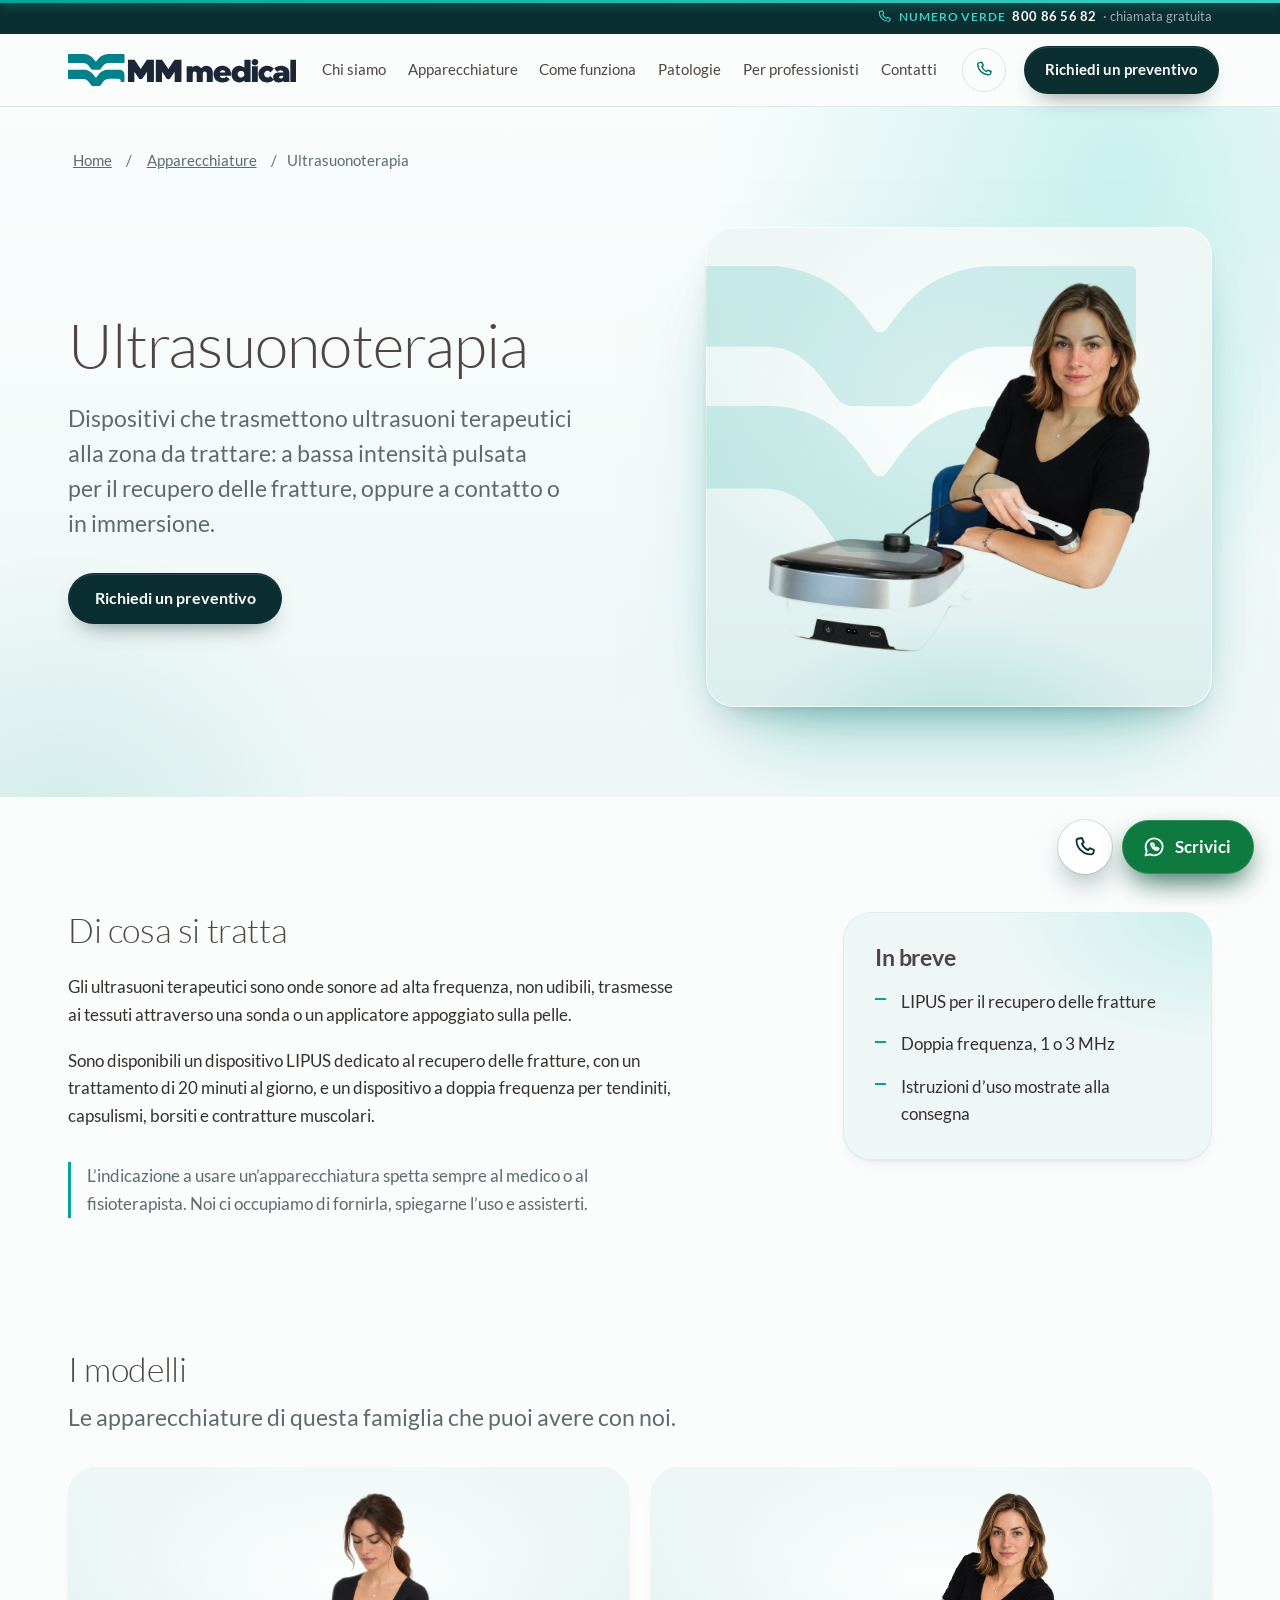
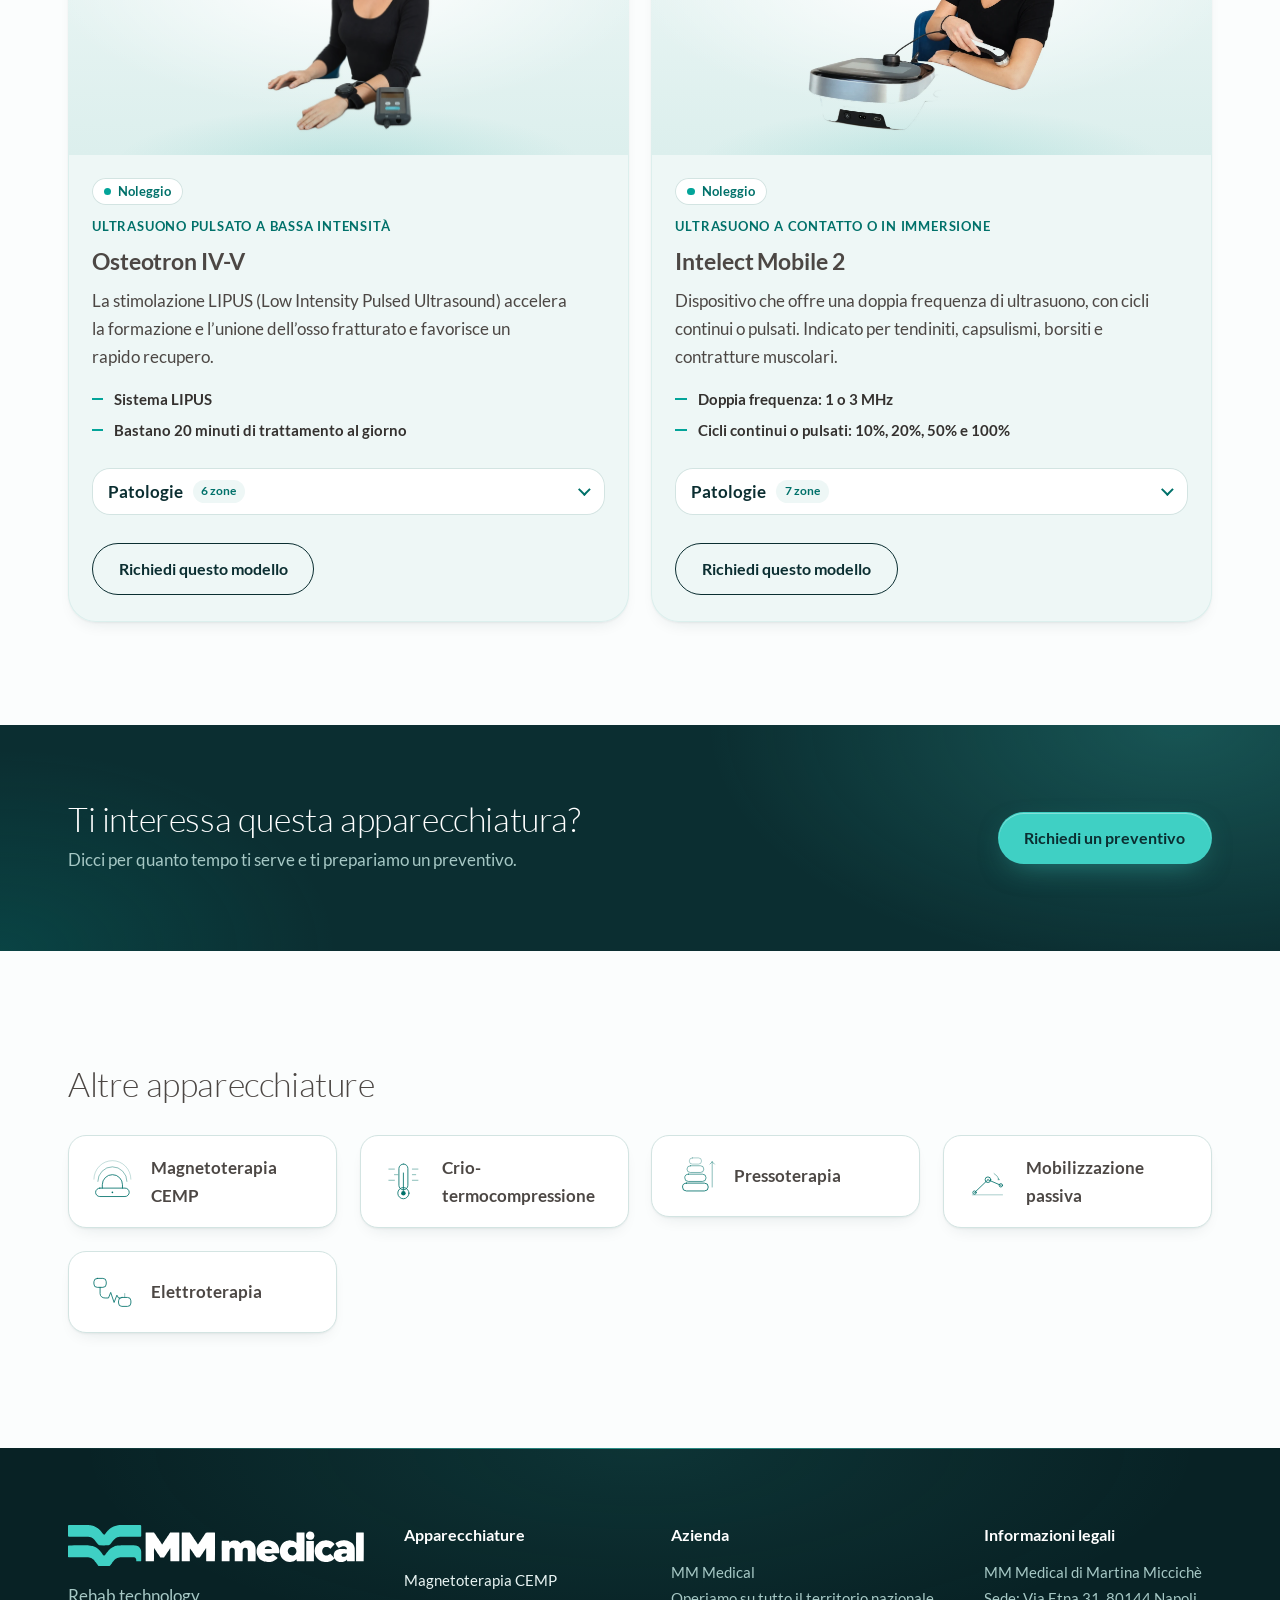
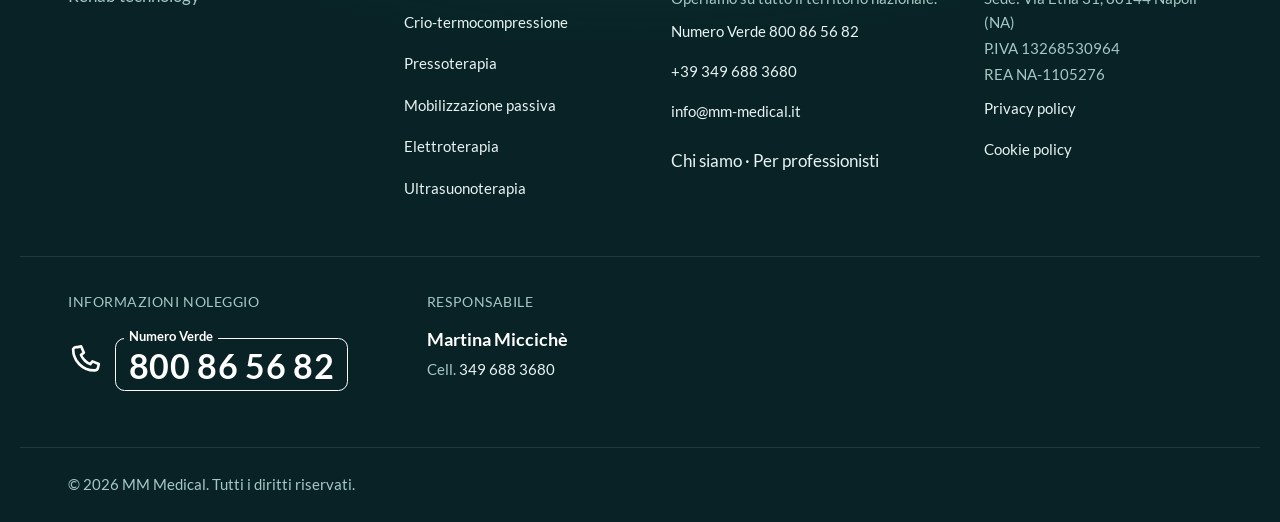
<file: apparecchiature/ultrasuonoterapia/index.html>
<!DOCTYPE html><html lang="it"><head><meta charset="utf-8"><meta name="viewport" content="width=device-width, initial-scale=1"><title>Noleggio ultrasuonoterapia | MM Medical</title><meta name="description" content="Ultrasuonoterapia: Osteotron IV-V (LIPUS) e Intelect Mobile 2 a doppia frequenza. Noleggio con consegna e assistenza. Operiamo su tutto il territorio nazionale."><link rel="canonical" href="https://www.mm-medical.it/apparecchiature/ultrasuonoterapia/"><link rel="icon" href="/favicon.svg" type="image/svg+xml"><meta name="theme-color" content="#0b2e31"><script>document.documentElement.classList.add('js');</script><script>
      // Page transitions: only the photo that travels (clicked card <-> device hero) gets a transition name,
      // so every other photo fades with the page. Browsers without these events simply skip the effect.
      (function () {
        var slug = function (u) { var m = new URL(u, location.href).pathname.match(/^\/apparecchiature\/([^\/]+)\/?$/); return m ? m[1] : null; };
        var photo = function (s, home) { return home ? document.querySelector('[data-device="' + s + '"] .ph') : document.querySelector('.stage .photo'); };
        var name = function (el, s) { if (el) el.style.viewTransitionName = 'dev-' + s; };
        addEventListener('pageswap', function (e) {
          if (!e.viewTransition || !e.activation) return;
          var to = new URL(e.activation.entry.url), here = slug(location.href), dest = slug(to.href);
          if (dest && !here) name(photo(dest, true), dest);
          else if (here && to.pathname === '/') name(photo(here, false), here);
        });
        addEventListener('pagereveal', function (e) {
          if (!e.viewTransition || !window.navigation || !navigation.activation || !navigation.activation.from) return;
          var from = new URL(navigation.activation.from.url), here = slug(location.href), prev = slug(from.href);
          if (here && from.pathname === '/') name(photo(here, false), here);
          else if (!here && prev) name(photo(prev, true), prev);
        });
      })();
    </script><link rel="alternate" hreflang="it" href="https://www.mm-medical.it/apparecchiature/ultrasuonoterapia/"><link rel="alternate" hreflang="x-default" href="https://www.mm-medical.it/apparecchiature/ultrasuonoterapia/"><meta property="og:type" content="website"><meta property="og:locale" content="it_IT"><meta property="og:site_name" content="MM Medical"><meta property="og:title" content="Noleggio ultrasuonoterapia | MM Medical"><meta property="og:description" content="Ultrasuonoterapia: Osteotron IV-V (LIPUS) e Intelect Mobile 2 a doppia frequenza. Noleggio con consegna e assistenza. Operiamo su tutto il territorio nazionale."><meta property="og:url" content="https://www.mm-medical.it/apparecchiature/ultrasuonoterapia/"><meta property="og:image" content="https://www.mm-medical.it/og.jpg"><meta property="og:image:width" content="1200"><meta property="og:image:height" content="630"><meta property="og:image:alt" content="MM Medical: noleggio di apparecchiature per la riabilitazione"><meta name="twitter:card" content="summary_large_image"><meta name="twitter:image" content="https://www.mm-medical.it/og.jpg"><script type="application/ld+json">{"@context":"https://schema.org","@type":"LocalBusiness","name":"MM Medical","url":"https://www.mm-medical.it","telephone":"+39 349 688 3680","email":"info@mm-medical.it","description":"Ultrasuonoterapia: Osteotron IV-V (LIPUS) e Intelect Mobile 2 a doppia frequenza. Noleggio con consegna e assistenza. Operiamo su tutto il territorio nazionale.","areaServed":{"@type":"Country","name":"Italia"}}</script><script type="application/ld+json">{"@context":"https://schema.org","@type":"BreadcrumbList","itemListElement":[{"@type":"ListItem","position":1,"name":"Home","item":"https://www.mm-medical.it/"},{"@type":"ListItem","position":2,"name":"Apparecchiature","item":"https://www.mm-medical.it/#apparecchiature"},{"@type":"ListItem","position":3,"name":"Ultrasuonoterapia","item":"https://www.mm-medical.it/apparecchiature/ultrasuonoterapia/"}]}</script><link rel="stylesheet" href="/_astro/Base.Cmo2KmZf.css"><style>.bodymap[data-astro-cid-vk6je62c]{width:100%;height:auto;display:block;overflow:visible}.ground[data-astro-cid-vk6je62c]{fill:#0b2e3114}.sil[data-astro-cid-vk6je62c],.head[data-astro-cid-vk6je62c]{fill:#fff;stroke:#00716a52;stroke-width:2px;stroke-linejoin:round;vector-effect:non-scaling-stroke}.spine[data-astro-cid-vk6je62c]{fill:none;stroke:#00716a2e;stroke-width:2px;stroke-dasharray:3 6;stroke-linecap:round}.zone[data-astro-cid-vk6je62c]{cursor:pointer;outline:none}.region[data-astro-cid-vk6je62c]{fill:var(--teal-glow);stroke:var(--teal-glow);opacity:0;transition:opacity .3s var(--ease)}.dot[data-astro-cid-vk6je62c]{fill:var(--teal);stroke:#fff;stroke-width:2.5px;transform-box:fill-box;transform-origin:50%;transition:transform .3s var(--ease), fill .3s}.pulse[data-astro-cid-vk6je62c]{fill:none;stroke:var(--teal);stroke-width:1.5px;opacity:0;transform-box:fill-box;transform-origin:50%}.hit[data-astro-cid-vk6je62c]{fill:#0000}.zone[data-astro-cid-vk6je62c].on .region[data-astro-cid-vk6je62c],.zone[data-astro-cid-vk6je62c]:hover .region[data-astro-cid-vk6je62c],.zone[data-astro-cid-vk6je62c]:focus-visible .region[data-astro-cid-vk6je62c]{opacity:.4}.zone[data-astro-cid-vk6je62c].on .dot[data-astro-cid-vk6je62c],.zone[data-astro-cid-vk6je62c]:hover .dot[data-astro-cid-vk6je62c],.zone[data-astro-cid-vk6je62c]:focus-visible .dot[data-astro-cid-vk6je62c]{fill:var(--ink);transform:scale(1.35)}.zone[data-astro-cid-vk6je62c]:focus-visible .hit[data-astro-cid-vk6je62c]{stroke:var(--teal-deep);stroke-width:2px;stroke-dasharray:4 4}.is-mini[data-astro-cid-vk6je62c] .sil[data-astro-cid-vk6je62c],.is-mini[data-astro-cid-vk6je62c] .head[data-astro-cid-vk6je62c]{stroke-width:1.25px}.is-mini[data-astro-cid-vk6je62c] .region[data-astro-cid-vk6je62c]{opacity:.85;fill:var(--teal);stroke:var(--teal)}.is-mini[data-astro-cid-vk6je62c] .dot[data-astro-cid-vk6je62c]{fill:var(--ink);stroke-width:1px;transform:scale(2.4)}.is-mini[data-astro-cid-vk6je62c] .spine[data-astro-cid-vk6je62c]{display:none}.is-figure[data-astro-cid-vk6je62c] .sil[data-astro-cid-vk6je62c],.is-figure[data-astro-cid-vk6je62c] .head[data-astro-cid-vk6je62c]{stroke-width:1.5px}.is-figure[data-astro-cid-vk6je62c] .region[data-astro-cid-vk6je62c]{opacity:.5}.is-figure[data-astro-cid-vk6je62c] .dot[data-astro-cid-vk6je62c]{fill:var(--teal-deep);stroke-width:2px;transform:scale(1.5)}.is-figure[data-astro-cid-vk6je62c] .spine[data-astro-cid-vk6je62c]{display:none}@media (prefers-reduced-motion:no-preference){.is-interactive[data-astro-cid-vk6je62c] .pulse[data-astro-cid-vk6je62c]{animation:bm-pulse 2.6s var(--ease) infinite}.is-interactive[data-astro-cid-vk6je62c] .zone[data-astro-cid-vk6je62c]:nth-of-type(2n) .pulse[data-astro-cid-vk6je62c]{animation-delay:.65s}.is-interactive[data-astro-cid-vk6je62c] .zone[data-astro-cid-vk6je62c]:nth-of-type(3n) .pulse[data-astro-cid-vk6je62c]{animation-delay:1.3s}.is-interactive[data-astro-cid-vk6je62c] .zone[data-astro-cid-vk6je62c]:hover .pulse[data-astro-cid-vk6je62c],.is-interactive[data-astro-cid-vk6je62c] .zone[data-astro-cid-vk6je62c].on .pulse[data-astro-cid-vk6je62c]{animation:none}}@keyframes bm-pulse{0%{opacity:.7;transform:scale(1)}70%,to{opacity:0;transform:scale(3)}}
</style><link rel="stylesheet" href="/_astro/_slug_.CMBwmDP9.css"></head><body><a class="skip" href="#main">Vai al contenuto</a><header class="site-header" data-astro-cid-nen7h5rs><div class="topline" data-astro-cid-nen7h5rs><div class="wrap tl-in" data-astro-cid-nen7h5rs><a class="tl-tf" href="tel:800865682" aria-label="Numero Verde 800 86 56 82, chiamata gratuita" data-astro-cid-nen7h5rs><svg class="i" viewBox="0 0 24 24" fill="none" stroke="currentColor" stroke-width="1.8" stroke-linecap="round" stroke-linejoin="round" aria-hidden="true"><path d="M6.6 3.5 9 3l1.8 4.3-1.9 1.5a11.5 11.5 0 0 0 6.3 6.3l1.5-1.9L21 15l-.5 2.4a2.5 2.5 0 0 1-2.5 2c-8 0-14.5-6.5-14.5-14.5a2.5 2.5 0 0 1 2.1-1.4z"></path></svg><span class="tl-lbl" data-astro-cid-nen7h5rs>Numero Verde</span> <strong data-astro-cid-nen7h5rs>800 86 56 82</strong><span class="tl-free" data-astro-cid-nen7h5rs>· chiamata gratuita</span></a></div></div><div class="wrap bar" data-astro-cid-nen7h5rs><a class="brand" href="/" aria-label="MM Medical, home" data-astro-cid-nen7h5rs><svg class="logo" viewBox="99.5 168.3 1407.2 197.2" role="img" aria-label="MM Medical" xmlns="http://www.w3.org/2000/svg"><path fill="var(--logo-mark, #02818B)" fill-rule="evenodd" d="M 103 168.5 c -1.67 0.67 -2.67 1.33 -3.17 2.67 -0.33 0.67 -0.33 1 -0.33 24.5 0 15.67 0 24 0.17 24.33 0.5 1.5 2 3 3.67 3.5 0.33 0.17 13.83 0.17 45.5 0.33 26.67 -0 45.83 -0 47 0.17 3.33 0.17 9 1.5 12.5 2.83 3.83 1.33 9.83 5.33 14.17 9.33 3 2.67 3.67 3.33 6.83 7.33 1.5 2 3 3.83 3.33 4.17 1 1.33 5.67 7.67 7.17 10 0.83 1.17 3.33 3.67 4.67 4.67 1.33 0.83 3.17 1.83 4.83 2.17 l 1.33 0.33 20.17 0.17 c 11.67 -0 20.67 -0 21.17 -0.17 4.17 -0.83 7.67 -3 10 -6.33 0.5 -0.67 1.17 -1.67 1.5 -2.17 0.33 -0.33 1.67 -2 2.83 -3.67 1.17 -1.67 2.5 -3.5 3 -4.17 0.67 -0.67 1.67 -2 2.33 -2.83 2.5 -3.33 7.5 -9 10 -11.17 3.17 -2.83 8.17 -5.83 12.5 -7.67 3.33 -1.33 8.67 -2.5 12.67 -2.83 1.5 -0.17 17.5 -0.17 49.67 -0.17 l 47.5 -0.17 0.83 -0.33 c 1.33 -0.67 1.83 -1.17 2.5 -2.33 l 0.5 -1 0 -23.17 c 0 -12.67 -0.17 -23.67 -0.17 -24.33 -0.17 -1.83 -0.67 -2.67 -2.17 -3.5 l -1 -0.67 -48 -0 c -29.33 -0 -49.17 -0 -51.17 0.17 -5.67 0.33 -10.67 1 -17 2.67 -6.5 1.5 -9.5 2.67 -16.5 6 -5.5 2.67 -12.67 7.5 -16.17 10.83 -0.33 0.5 -1.83 1.83 -3.33 3.33 -1.5 1.33 -3.5 3.33 -4.33 4.5 -2.83 3.17 -8.5 10.5 -11.33 14.67 -1.67 2.67 -3 3.33 -5.67 3.33 -2.17 -0 -3.33 -0.83 -5.33 -3.67 -3.33 -4.67 -3.67 -5.17 -6.83 -9 -1.33 -1.67 -2.67 -3.33 -3 -3.67 -2.5 -3.33 -7.83 -8.67 -11.5 -11.5 -0.33 -0.17 -1.17 -0.83 -1.83 -1.33 -0.67 -0.5 -2 -1.5 -2.83 -2 -0.83 -0.67 -2.17 -1.5 -3 -2.17 -1.67 -1 -4.5 -2.67 -6.33 -3.5 -0.67 -0.33 -2.5 -1.17 -3.83 -1.83 -3.33 -1.5 -6.83 -2.67 -10.33 -3.67 -0.83 -0.17 -2.17 -0.5 -3 -0.67 -1 -0.33 -2.33 -0.67 -3.17 -0.83 -0.83 -0.17 -2 -0.33 -2.33 -0.5 -0.33 -0 -2.5 -0.33 -4.67 -0.67 l -3.83 -0.5 -47.83 -0 c -38.83 -0 -47.83 -0 -48.33 0.17z M 117.17 265 l -14.5 -0 -0.83 0.67 c -0.5 0.33 -1.17 1 -1.33 1.33 -1 1.17 -1 -0.5 -1 26.17 0 27.67 -0.17 25.83 1.33 27.17 1.33 1.33 -3.33 1.17 47.33 1.33 32 -0 45.5 -0 46.83 0.17 3 0.33 8 1.33 10.67 2.33 2.5 0.83 6.67 2.83 7.83 3.67 2 1.5 3.83 2.67 5 3.5 3.5 2.5 4.83 3.67 7.67 7.33 1.17 1.5 3.67 4.5 5.17 6.33 1.67 2.17 4.5 6 5.67 8.17 0.5 0.83 1.5 2.17 2.33 3.17 0.67 1 1.67 2.33 2.17 3 1.5 2.33 3 3.5 5.83 5 2.33 1.17 1.83 1.17 22.67 1.17 19.67 -0 22.5 -0.17 24.17 -0.67 2.33 -0.67 5.67 -3.17 6.83 -5 1.17 -1.67 2.83 -4.17 4.33 -6.33 1.17 -1.5 2.5 -3.33 3 -4.17 2.83 -3.83 3.33 -4.67 4.5 -6.33 0.83 -1 2 -2.33 2.5 -3.17 0.67 -0.83 1.5 -1.83 1.83 -2.17 1.83 -2.5 5.67 -6 8.5 -7.83 0.83 -0.5 1.67 -1 1.83 -1.17 0.17 -0.17 0.83 -0.5 1.5 -0.83 0.5 -0.33 1.17 -0.67 1.67 -1 3.33 -2.33 11.17 -4.5 17.5 -5 4.33 -0.33 60.83 -0.33 64.83 -0 3.5 0.33 4.67 0.67 7 2.67 1.83 1.67 2.83 3.17 3.33 4.67 0.67 1.83 0.83 3 0.83 7 0 3.17 0 3.5 0.33 3.83 l 0.33 0.33 10.67 0.17 c 11.5 -0 11.67 -0 12.17 -0.83 0.17 -0.5 0.33 -42.33 0 -45.67 -0.33 -5 -1 -7.67 -3.17 -11.83 -3.83 -7.67 -8.5 -11.83 -18 -15.5 -2 -0.83 -5.33 -1.5 -9 -1.67 -3.17 -0.17 -60.83 -0.17 -70.17 -0 -3.83 -0 -7.33 0.17 -7.67 0.33 -0.5 -0 -2 0.33 -3.5 0.5 -1.33 0.17 -3.33 0.5 -4.17 0.83 -0.83 0.17 -2 0.5 -2.33 0.5 -2 0.33 -9 2.67 -12 4 -6 2.83 -7.33 3.5 -10 5.33 -4.5 2.83 -5.5 3.67 -10.33 7.83 -3.33 2.83 -3.67 3.17 -7.67 8 -0.83 1 -2.17 2.67 -3.17 4 -1 1.17 -2.5 3 -3.33 4.17 -0.67 1.17 -1.83 2.67 -2.17 3.17 -0.5 0.67 -1.67 2.33 -2.67 3.5 -3.67 5.33 -4.33 6 -7.33 6 -1.5 -0 -2.5 -0.33 -3.33 -1.17 -1.33 -1.33 -4.5 -5.83 -7.83 -10.67 -1.17 -1.83 -2.33 -3.5 -3.5 -4.67 -1.67 -1.83 -4.67 -5.33 -7.17 -8.17 -1 -1.5 -1.67 -2 -3.5 -3.67 -0.83 -0.67 -2 -1.67 -2.67 -2.33 -3.33 -2.83 -9.67 -7.33 -12 -8.33 -0.33 -0.17 -1.17 -0.5 -1.83 -1 -1.5 -0.83 -5.17 -2.5 -7 -3.17 -0.83 -0.33 -2.17 -0.83 -2.83 -1.17 -0.83 -0.33 -2.17 -0.67 -3 -0.83 -0.83 -0.17 -2 -0.5 -2.67 -0.67 -4.67 -1.33 -10.17 -2.17 -15.33 -2.33 -3.5 -0.17 -53.17 -0.17 -81.17 -0z"></path><path fill="var(--logo-word, #1D2637)" fill-rule="evenodd" d="M 1249 199.17 c -3.5 0.33 -8.17 2.5 -10.5 4.67 -1.5 1.33 -4 4.5 -4.67 5.83 -2 4 -2.67 8.83 -1.83 14 0.83 4.17 3.5 8.33 7.17 11.17 3.83 2.83 7 3.67 12.5 3.67 7.17 -0 12.67 -2.67 16.33 -8 1.5 -2.5 2.83 -5.67 3.17 -7.83 0.17 -0.5 0.17 -1.67 0.33 -2.33 0.83 -6 -3 -14.33 -8.17 -17.67 -4.33 -2.67 -9.5 -4 -14.33 -3.5z M 469.33 204.33 l -0.5 0.5 0 67.5 0.17 67.33 0.33 0.33 c 0.17 0.17 0.83 0.33 2.67 0.33 2.83 0.17 35.5 0.17 35.83 -0 0.83 -0.17 0.83 0.83 0.83 -30.83 0 -28.17 0 -30 0.33 -30.33 0.33 -0.5 0.67 -0.33 1.5 1.17 0.33 0.67 1.33 2 2.17 3.33 2.17 2.67 2.67 3.5 5.33 7.33 1 1.67 2.17 3.5 2.5 4 2 3.17 5.5 8.33 6.83 10.17 0.83 1.33 1.83 2.83 2.5 3.5 0.5 0.83 2.67 4 4.67 7 2.17 3.17 4 6 4.33 6.33 0.33 0.33 1 0.67 1.67 0.83 0.83 0.33 1.17 0.33 7.33 0.33 5.67 -0 6.5 -0 7.17 -0.33 0.67 -0.33 2 -1.67 3 -3.17 0.5 -0.5 1.67 -2.5 3 -4.17 1.17 -1.83 2.67 -4 3.33 -5 1.67 -2.5 3.5 -5.17 4.17 -6.33 0.83 -1.33 4.5 -6.67 5.83 -8.67 0.67 -0.83 1.5 -2 1.83 -2.67 0.83 -1 3.17 -4.67 4.83 -7.33 1.83 -2.67 4.33 -6.33 4.67 -6.5 0.83 -0.5 0.83 -1.83 0.83 30.33 0.17 21.5 0.17 30.17 0.33 30.5 0.17 0.17 0.33 0.33 0.67 0.5 0.17 -0 9.5 -0 20.67 -0 l 20.17 -0 0.33 -0.33 0.5 -0.33 0 -67.5 0 -67.33 -0.5 -0.5 -0.5 -0.33 -20.83 -0 c -14.33 -0 -21 -0 -21.33 0.17 -0.83 0.33 -1.67 1.67 -7.17 9.67 -1.5 2.17 -3.83 5.67 -5.33 7.67 -1.33 2.17 -2.67 4.17 -3 4.5 -0.67 1.17 -2.33 3.67 -2.83 4.67 -0.33 0.5 -0.83 1.33 -1.33 1.83 -5.17 7.5 -8 12 -9.83 14.83 -1 1.5 -2.5 4 -3.5 5.33 -1 1.5 -2.33 3.67 -3 4.67 -1.5 2.33 -2 2.83 -2.5 2.83 -0.33 -0 -2 -2.33 -4.17 -5.83 -0.33 -0.67 -1.5 -2.33 -2.5 -3.67 -1 -1.33 -2.33 -3.5 -3.33 -4.83 -0.83 -1.33 -2.5 -3.83 -3.67 -5.67 -1.17 -1.67 -2.67 -4 -3.5 -5.17 -5.83 -8.67 -9.5 -14.17 -12.67 -18.83 -1 -1.5 -2.67 -3.83 -3.67 -5.33 -3.67 -5.33 -4.33 -6.17 -4.83 -6.5 l -0.5 -0.33 -19.5 -0 -19.5 -0 -0.33 0.33z M 1187.33 204.17 c -0.33 0.17 -0.5 0.33 -0.5 0.5 -0.17 -0 -0.17 11 -0.33 24.17 0 17.83 -0.17 24.17 -0.17 24.17 -0.5 0.33 -0.67 0.17 -1.83 -0.83 -1.5 -1.33 -4 -3.33 -5.5 -4 -0.5 -0.33 -1.67 -1 -2.33 -1.33 -2 -1.33 -5.83 -3 -7.67 -3.67 -2.17 -0.67 -8 -1.83 -10.33 -2 -3.17 -0.33 -6.5 -0 -10.5 0.67 -6.33 1 -7.67 1.33 -12.83 3.67 -2 1 -7.17 4 -8.33 4.83 -4.17 3.33 -7.5 6.83 -11.17 11.5 -2.5 3.33 -6 11.5 -7.33 17.5 -2.5 10.33 -2.17 19.33 1.33 31.67 0.33 1.33 1.83 4.5 3.33 7.67 0.83 1.67 1.33 2.33 4 6.17 4.5 6.33 11.5 11.83 19 15 7.17 3 12.33 4 20.33 3.83 8.83 -0.33 15.33 -2.33 22.5 -7 1.17 -0.83 4.67 -3.67 5.83 -4.67 1.83 -1.83 2 -1.5 2.5 5 0.17 2.83 0.33 3.33 1 3.67 0.17 0.17 4.83 0.17 17.83 0.17 l 17.67 -0 0.33 -0.33 0.5 -0.5 0 -67.5 0 -67.5 -0.33 -0.5 -0.5 -0.33 -17.67 -0 c -9.83 -0 -17.83 -0 -18 -0 -0.33 -0.17 -0.67 -0 -0.83 -0z m -17.17 68.83 c 1.33 0.17 2.83 0.5 3.33 0.67 0.5 0.33 1.17 0.5 1.5 0.5 0.83 0.17 3.67 2.5 5.33 4.17 5.17 5.17 7.17 12.83 5 20.17 -1.17 3.33 -2 5.17 -3.83 7.17 -2.17 2.33 -4.33 3.83 -7.83 5.67 -4.67 2.17 -11 2.17 -16.33 -0.17 -2 -0.83 -5 -2.83 -6.5 -4.5 -2.5 -2.67 -3.83 -5 -5.17 -9.83 l -0.5 -1.83 0 -3.33 0.17 -3.5 0.67 -1.67 c 0.33 -1 1 -2.33 1.33 -3 0.5 -0.67 1.17 -1.83 1.5 -2.5 1.17 -2.17 4.5 -5.17 7 -6.5 3.67 -1.83 9.5 -2.5 14.33 -1.5z M 641 204.5 l -0.33 0.33 -0.17 67.33 0 67.33 0.5 0.5 0.33 0.33 9.5 -0 c 5.17 -0 13.5 -0 18.5 0.17 8.67 -0 9 -0 9.33 -0.33 l 0.33 -0.33 0 -29 c 0.17 -15.83 0.17 -29.5 0.33 -30.17 0.17 -2.33 0.5 -2 3.33 2.33 3 4.17 4 5.83 5.5 7.83 0.83 1 2.5 3.67 4 5.67 1.33 2 3 4.5 3.67 5.5 0.67 1 1.83 2.5 2.33 3.33 0.67 1 1.33 2.17 1.67 2.5 0.33 0.5 2.33 3.5 4.33 6.5 4.67 6.83 5.17 7.5 6.17 8.17 1 0.67 1.5 0.67 8.17 0.67 6.5 -0.17 6.5 -0.17 8.17 -1.5 1.17 -1.17 6.17 -8.17 7 -10 0.33 -0.33 1.17 -1.67 2 -3 0.83 -1.17 2.17 -3.17 3.17 -4.5 0.83 -1.33 2.17 -3.17 2.67 -4.17 1.67 -2.17 4.5 -6.33 5.5 -8.17 2.17 -3.5 2.5 -4 3.33 -5.17 0.5 -0.5 1.17 -1.5 1.5 -2 0.5 -0.5 1.5 -2 2.33 -3.17 1.67 -2.5 2.17 -2.83 2.5 -2.17 0.17 0.5 0.33 15.17 0.17 44.83 0 10.5 0 15.5 0.17 15.67 0.17 0.17 0.5 0.33 0.83 0.5 0.67 0.17 40 0.17 40.33 -0 0.83 -0.17 0.83 3.67 0.83 -67.83 0 -48.5 0 -67.17 -0.17 -67.5 -0.17 -0.33 -0.33 -0.5 -0.5 -0.67 -0.33 -0.17 -37.5 -0.17 -40.17 -0 -2.17 0.17 -2.67 0.33 -3.83 2.17 -2.17 3.5 -3.67 5.67 -4.67 7.17 -1.17 1.33 -2.67 3.5 -4.17 6.17 -0.33 0.67 -1.33 2.17 -2.17 3.17 -1.83 2.67 -4.5 6.67 -6.67 9.83 -0.83 1.33 -1.83 3 -2.33 3.5 -0.33 0.67 -1.5 2.33 -2.33 3.67 -1.67 2.5 -2.67 3.83 -6 8.67 -1.17 1.67 -2.67 4 -3.5 5.17 -4 6.33 -4.33 6.83 -5.17 6.33 0 -0.17 -0.67 -0.83 -1.17 -1.67 -0.5 -0.83 -1.17 -2.17 -1.67 -2.83 -1.5 -2.33 -5.33 -7.83 -8.5 -12.83 -1.83 -2.5 -4 -5.67 -5 -7.17 -1.67 -2.5 -2.5 -3.67 -4 -6.33 -0.5 -0.67 -1.33 -2 -2 -2.83 -0.67 -0.83 -1.5 -2 -2 -2.5 -1.83 -2.67 -5 -7.33 -7.83 -11.5 -3 -4.83 -4.67 -7 -5.33 -7.5 -0.67 -0.67 -3.67 -0.83 -21.67 -0.83 -16.33 -0 -16.83 -0 -17.17 0.33z M 1470.17 204.67 c -0.17 0.33 -0.33 3.67 -0.33 67.5 0 36.83 0 67.33 0.17 67.67 0 0.33 0.17 0.5 0.33 0.67 0.33 0.17 5.17 0.17 17.67 0.17 17.33 -0 17.33 -0 17.83 -0.33 0.17 -0.17 0.5 -0.5 0.5 -0.67 0.17 -0.33 0.17 -24.33 0.17 -53.5 0 -29.17 0 -55.83 0 -59.33 0.17 -3.5 0.17 -9.67 0 -14 l 0 -7.67 -0.5 -0.5 -0.5 -0.5 -17.5 -0 -17.5 -0 -0.33 0.5z M 1045.83 241.17 c -0.33 -0 -1.5 0.17 -2.67 0.33 -1.33 0.17 -2.67 0.33 -3.17 0.5 -1.17 -0 -6.33 1.33 -8 1.83 -10 3.33 -18.17 9 -24.5 17 -3.67 4.5 -7 10.67 -8.5 16.17 -0.33 1 -0.67 2.17 -0.83 2.83 -0.33 1.33 -1.17 5.17 -1.33 7 -0.5 4.17 0 14 0.67 17 0.17 0.33 0.33 1.17 0.5 1.67 0 0.67 0.5 2 0.83 3.17 0.5 1.17 1 2.67 1.17 3.17 1 3 3.17 7 6.33 11.33 3.83 5.33 5.17 6.67 10.17 10.5 4 2.83 6.5 4.33 11 6 7.83 3.33 14.33 4.5 24.5 4.33 7.83 -0 12.67 -0.67 20.33 -2.83 2.33 -0.67 6.83 -2.67 9.33 -4 1.33 -0.83 6 -3.83 7.17 -4.83 2.67 -2.17 7.5 -7.17 7.5 -7.67 0 -0.5 -1.33 -1.83 -4.67 -4.33 -1.5 -1.17 -3 -2.33 -3.33 -2.67 -0.5 -0.33 -1.17 -1 -1.67 -1.33 -0.67 -0.33 -1.5 -1 -2.17 -1.5 -6.33 -4.83 -9.83 -7.5 -10.5 -7.5 -0.17 -0 -1.17 0.83 -2.67 2.33 -4.33 4.17 -7 5.67 -12.5 6.5 -4 0.67 -8 0.33 -11.83 -0.67 -4.67 -1.33 -9.67 -5.67 -11.17 -9.5 -0.17 -0.67 -0.5 -1.33 -0.5 -1.5 -0.33 -0.67 0.17 -1.17 0.83 -1.33 0.33 -0.17 14.17 -0.17 30.83 -0.17 32.5 -0 35.83 -0 36.17 -0.17 0.5 -0.17 0.67 -1 1 -4.17 0.67 -6.33 0 -15.83 -1.67 -20.83 -0.17 -0.83 -0.83 -2.5 -1.17 -3.67 -1 -3.17 -1.67 -4.67 -3.67 -8.33 -1.5 -2.5 -2.67 -4.17 -4.17 -6 -0.83 -0.83 -1.83 -2.17 -2.5 -2.83 -2.83 -3.5 -7.67 -7 -14 -10.17 -4.17 -2.17 -10.83 -4.33 -15.17 -5 -1 -0 -2.33 -0.33 -3 -0.5 -1 -0.17 -11.33 -0.5 -13 -0.17z m 8.5 27.67 c 4.67 0.67 8.5 2.5 10.83 4.83 1.33 1.5 2.17 2.67 3.17 5.33 1 2.33 0.83 2.83 -0.5 3.17 -1.17 0.17 -31.5 0.17 -32 -0.17 -0.5 -0.33 -0.5 -0.67 0 -2.33 0.67 -2.17 1.83 -4.33 3.33 -5.67 2.83 -2.83 6.5 -4.67 10.33 -5.17 2.33 -0.33 2.5 -0.33 4.83 -0z M 1322 241.17 c -2 0.17 -5.5 0.67 -8.67 1.5 -1 0.17 -2.33 0.5 -2.67 0.5 -2.5 0.5 -5.83 1.83 -9.5 3.67 -4.33 2.17 -7.17 3.83 -8.5 5.17 -0.67 0.67 -2 1.67 -2.83 2.33 -2 1.67 -3.83 3.67 -7.5 8 -1 1.33 -2.5 3.83 -4 6.83 -0.5 1.33 -1.17 2.5 -1.17 2.5 -0.5 0.67 -2.5 6.33 -2.83 8.17 -1.17 6.17 -1.5 9 -1.5 13 0.17 7.83 1.67 14.33 4.67 21.17 1.17 2.67 1.33 3.17 2.5 5 3.83 6.17 8.5 11.33 14 15.17 3.33 2.17 4 2.67 10.67 5.83 2.5 1.17 6 2.17 11 3 7.5 1.33 18.67 1.17 24 -0.5 0.67 -0.17 2.33 -0.67 3.83 -1 3.17 -0.83 4.67 -1.33 7.83 -2.83 6 -3 10.83 -6.5 14.33 -10.5 0.67 -1 1 -0.83 2.17 0.83 1.33 2 3 3.83 5.17 5.83 2.33 2.17 3 2.67 5.5 4 2.67 1.5 3.17 1.83 5 2.33 5.5 2 8.67 2.5 15.33 2.5 5.83 -0 9.67 -0.67 14.83 -2.33 0.83 -0.33 1.5 -0.5 1.67 -0.5 0.33 -0 3.83 -1.83 5 -2.67 1.33 -0.83 2.33 -1.67 4.33 -3.5 1.33 -1.17 1.5 -1.33 2 -1 0.33 0.17 0.5 1.83 0.5 4.33 0 2 0.17 2.5 1 2.67 0.5 0.17 34.5 0.17 35 -0.17 0.5 -0 0.67 -0.83 0.5 -1.83 0 -0.33 0 -13.67 0 -29.33 l -0.17 -28.67 -0.33 -2.5 c -0.33 -1.5 -0.67 -3.17 -0.83 -3.83 -0.67 -2.33 -1.33 -5 -1.33 -5.17 0 -0.17 -0.33 -0.83 -0.67 -1.5 -0.33 -0.83 -0.67 -1.83 -0.83 -2.17 -1.17 -2.33 -3.17 -6 -4.33 -7.67 -1 -1.17 -3 -3.17 -4.83 -4.67 -5 -4.17 -10.17 -6.83 -17.67 -9.5 -1.5 -0.5 -6.5 -1.5 -8.67 -1.83 -0.83 -0.17 -2.33 -0.33 -3.17 -0.5 -3.83 -0.5 -13 -0.33 -17 0.17 -0.83 0.17 -1.83 0.33 -2.5 0.5 -1 -0 -3.67 0.67 -6.33 1.33 -0.67 0.17 -1.67 0.5 -2.33 0.67 -0.5 -0 -1.5 0.33 -2.17 0.67 -0.67 0.33 -1.33 0.5 -1.5 0.5 -0.33 -0 -4.67 2 -7.67 3.67 -3.17 1.5 -6.83 4 -9 6 -1.33 1.33 -1.33 1.17 2.17 6.17 0.67 1.17 1.67 2.33 2 2.83 1.5 2.17 4.67 6.33 7.17 9.33 0.67 0.83 1.5 1.83 1.83 2.17 1 1.5 2.17 2.5 2.83 2.5 0.5 -0 1.83 -0.83 3.33 -2.33 2.67 -2.33 7 -4.5 11.67 -5.67 2.17 -0.5 2.5 -0.5 5.5 -0.67 2.67 -0 3.67 -0 4.83 0.17 4.83 1 7.67 2.33 10.33 5.33 1 1 1.83 3 2 5.17 0.67 3.67 0.5 4 -1.67 3.67 -0.83 -0 -3.33 -0.33 -5.67 -0.5 -2.33 -0.17 -5.33 -0.5 -6.5 -0.67 -5.83 -0.5 -16.67 -0.33 -21 0.33 -1.33 0.33 -2.83 0.67 -3.33 0.83 -0.5 0.17 -1.67 0.5 -2.33 0.67 -3 1 -4.83 1.67 -7.33 3.17 -4.5 2.33 -8.83 6.67 -11 10.33 -3 5.5 -3.83 8.83 -3.67 15 0 4.33 0.33 6.67 1.17 9.17 0.83 2.67 0.33 2.67 -2 -0.17 -0.83 -0.67 -1.5 -1.67 -1.83 -1.83 -0.5 -0.5 -1.5 -1.67 -3.17 -3.83 -4.83 -6 -10.17 -11.67 -10.83 -11.67 -0.33 -0 -0.83 0.5 -1.67 1.33 -0.67 0.67 -2 1.83 -2.83 2.33 -0.83 0.5 -1.83 1.33 -2.17 1.67 -1.67 1.17 -4.17 2.33 -6.33 3 -2 0.33 -2.33 0.33 -5 0.33 -4.33 -0 -7.17 -0.67 -10.17 -2.5 -5 -2.83 -7.17 -5.5 -9 -11.17 -1.33 -4.33 -1.33 -9.33 0.17 -14 1.5 -4.5 5.17 -9.17 9.17 -11.17 5.5 -2.83 13.5 -2.83 19.17 0.17 2.5 1.17 4 2.33 6.5 4.83 1.17 1.17 2.17 2.17 2.33 2.17 0.33 -0 1.67 -1.33 4.17 -4 1.17 -1.33 3.17 -3.33 4.33 -4.67 1.17 -1.17 2.67 -2.5 3.33 -3.17 1.17 -1.17 3.17 -3.5 5.33 -6.17 0.67 -0.67 1.67 -1.83 2.17 -2.33 0.83 -0.67 1.17 -1.17 1.17 -1.33 0 -0.67 -0.83 -1.83 -2.67 -3.67 -3.5 -3.5 -6.33 -5.5 -10.83 -8 -0.33 -0.33 -1.17 -0.67 -1.67 -1 -1.67 -1 -4.5 -2.17 -7 -3 -0.33 -0 -1 -0.33 -1.33 -0.5 -0.83 -0.33 -6.17 -1.5 -7.67 -1.67 -0.83 -0.17 -2.17 -0.33 -3.17 -0.5 -2.17 -0.17 -8.33 -0.33 -11.17 -0.17z m 103.83 62.17 c 0.5 0.5 0.5 1 0.33 3.17 -0.33 3.83 -1.17 5.67 -3.83 8.5 -2.17 2.5 -4.83 3.67 -8.67 4.17 -5.33 0.83 -8.83 -0.17 -11.17 -2.67 -2.17 -2.17 -2.67 -4.67 -1.67 -7.17 1.17 -3.67 4.67 -5.67 10.33 -6.17 3 -0.17 14.17 -0 14.67 0.17z M 886.5 241.67 c -1.17 0.17 -2.67 0.5 -3.33 0.67 -0.67 0.17 -1.83 0.5 -2.5 0.67 -1.83 0.5 -4.33 2 -8 4.5 -1 0.67 -2.83 2.33 -3.83 3.33 -0.67 0.83 -1.5 1 -1.5 0.33 -0.17 -0.67 -0.5 -4.5 -0.5 -5.67 0 -1.17 -0.17 -1.5 -1.17 -1.67 -0.83 -0.17 -33.33 -0.5 -34 -0.33 -0.33 0.17 -0.5 0.33 -0.67 0.67 -0.17 0.33 -0.17 12.5 -0.17 48.17 0 46.5 0.17 47.67 0.33 48 l 0.33 0.33 17.83 -0 c 10.33 -0 17.83 -0 18 -0.17 0.33 -0 0.5 -0.33 0.67 -0.5 0 -0.17 0.17 -11.67 0.17 -26.33 l 0.17 -26 0.33 -1.67 c 1.17 -4.67 3.5 -7.67 7.33 -9.33 4.33 -2 9.67 -0.83 13 2.67 1.67 1.67 2.5 3.67 3.17 6.67 l 0.5 2.33 0.17 25.83 c 0 24.5 0 25.83 0.33 26.17 l 0.33 0.33 18 0.17 18.17 -0 0.33 -0.5 c 0.33 -0.33 0.33 -0.33 0.33 -26.17 l 0 -25.67 0.5 -2.17 c 1 -5.67 4.67 -9.67 9.33 -10.33 4.17 -0.67 7.67 0.33 10.5 3 1.83 1.67 3.17 4.17 3.83 7.5 l 0.33 2 0 25.67 0 25.67 0.33 0.33 0.5 0.5 11.67 -0 c 17 0.33 24.17 0.17 24.67 -0.17 0.17 -0.33 0.17 -1.67 0.17 -29.83 0 -30.67 0 -31.5 -0.67 -35.67 -0.33 -2.17 -0.5 -2.5 -1.17 -5.33 -1.33 -4.83 -4.67 -11.67 -6.83 -14 -0.33 -0.33 -0.67 -0.83 -0.83 -1 -1 -1.5 -4.33 -4.33 -6.83 -6 -0.67 -0.33 -2 -1.33 -3 -2 -3.33 -2.17 -7.17 -3.67 -11.83 -4.5 -4.67 -0.83 -10.33 -1.33 -13 -0.83 -0.67 0.17 -2 0.33 -3.17 0.5 -2.17 0.17 -5.83 1 -7.33 1.67 -2.83 1 -6.67 3.17 -8.33 4.5 -0.5 0.33 -1.17 0.83 -1.67 1.33 -0.67 0.33 -2.33 1.83 -3.83 3.33 -1.67 1.67 -2.83 2.67 -3.17 2.67 -0.17 -0 -0.67 -0.33 -1.17 -1 -2.67 -3.33 -8.33 -7.83 -12 -9.67 -1.17 -0.5 -2.67 -1.17 -3.33 -1.33 -5.67 -1.83 -7 -2 -11.5 -2.17 -3.5 -0 -4.17 -0 -6 0.5z M 1233.33 243.83 c -0.33 0.17 -0.5 0.33 -0.5 0.5 0 0.17 0 21.67 0 48 0 46.17 0 47.67 0.33 48 0.17 0.33 1 0.33 17.83 0.33 l 17.5 -0 0.33 -0.33 0.5 -0.33 0 -21.5 c 0.17 -27.17 0.17 -27.33 0 -52.83 0 -20 -0.17 -21.17 -0.33 -21.5 -0.5 -0.33 -2.33 -0.5 -19.33 -0.5 -13.17 -0 -15.83 -0 -16.33 0.17z"></path></svg></a><nav class="nav" id="nav" aria-label="Principale" data-astro-cid-nen7h5rs><ul data-astro-cid-nen7h5rs><li style="--n: 0" data-astro-cid-nen7h5rs><a href="/chi-siamo/" data-astro-cid-nen7h5rs>Chi siamo</a></li><li style="--n: 1" data-astro-cid-nen7h5rs><a href="/#apparecchiature" data-astro-cid-nen7h5rs>Apparecchiature</a></li><li style="--n: 2" data-astro-cid-nen7h5rs><a href="/#come-funziona" data-astro-cid-nen7h5rs>Come funziona</a></li><li style="--n: 3" data-astro-cid-nen7h5rs><a href="/patologie/" data-astro-cid-nen7h5rs>Patologie</a></li><li style="--n: 4" data-astro-cid-nen7h5rs><a href="/professionisti/" data-astro-cid-nen7h5rs>Per professionisti</a></li><li style="--n: 5" data-astro-cid-nen7h5rs><a href="/#contatti" data-astro-cid-nen7h5rs>Contatti</a></li><li class="call" style="--n: 6" data-astro-cid-nen7h5rs><a href="tel:800865682" data-astro-cid-nen7h5rs>Numero Verde 800 86 56 82</a></li><li class="call" style="--n: 7" data-astro-cid-nen7h5rs><a href="tel:+393496883680" data-astro-cid-nen7h5rs>Chiama +39 349 688 3680</a></li><li class="menu-cta" style="--n: 8" data-astro-cid-nen7h5rs><a class="btn btn-primary" href="/#contatti" data-astro-cid-nen7h5rs>Richiedi un preventivo</a></li></ul></nav><div class="actions" data-astro-cid-nen7h5rs><a class="phone" href="tel:+393496883680" aria-label="Chiama MM Medical +39 349 688 3680" data-astro-cid-nen7h5rs><svg class="i" viewBox="0 0 24 24" fill="none" stroke="currentColor" stroke-width="1.8" stroke-linecap="round" stroke-linejoin="round" aria-hidden="true"><path d="M6.6 3.5 9 3l1.8 4.3-1.9 1.5a11.5 11.5 0 0 0 6.3 6.3l1.5-1.9L21 15l-.5 2.4a2.5 2.5 0 0 1-2.5 2c-8 0-14.5-6.5-14.5-14.5a2.5 2.5 0 0 1 2.1-1.4z"></path></svg><span data-astro-cid-nen7h5rs>+39 349 688 3680</span></a><a class="btn btn-primary cta" href="/#contatti" data-astro-cid-nen7h5rs>Richiedi un preventivo</a><button class="burger" type="button" aria-expanded="false" aria-controls="nav" aria-label="Apri il menu" data-astro-cid-nen7h5rs><span data-astro-cid-nen7h5rs></span><span data-astro-cid-nen7h5rs></span></button></div></div></header><script type="module">var e=document.querySelector(`.burger`),t=document.getElementById(`nav`),n=()=>{t?.removeAttribute(`data-open`),e?.setAttribute(`aria-expanded`,`false`)};e?.addEventListener(`click`,()=>{let n=e.getAttribute(`aria-expanded`)!==`true`;e.setAttribute(`aria-expanded`,String(n)),n?t?.setAttribute(`data-open`,`true`):t?.removeAttribute(`data-open`)}),t?.querySelectorAll(`a`).forEach(e=>e.addEventListener(`click`,n)),document.addEventListener(`keydown`,e=>{e.key===`Escape`&&n()}),document.addEventListener(`click`,e=>{t?.hasAttribute(`data-open`)&&!e.target.closest(`.site-header`)&&n()});var r=document.querySelector(`.site-header`),i=()=>r?.toggleAttribute(`data-scrolled`,scrollY>8);addEventListener(`scroll`,i,{passive:!0}),i();</script><main id="main"><section class="top aura" data-astro-cid-iyowqgce><div class="wrap" data-astro-cid-iyowqgce><nav class="crumbs" aria-label="Percorso" data-astro-cid-iyowqgce><a href="/" data-astro-cid-iyowqgce>Home</a><span aria-hidden="true" data-astro-cid-iyowqgce>/</span><a href="/#apparecchiature" data-astro-cid-iyowqgce>Apparecchiature</a><span aria-hidden="true" data-astro-cid-iyowqgce>/</span><span aria-current="page" data-astro-cid-iyowqgce>Ultrasuonoterapia</span></nav><div class="hero" data-astro-cid-iyowqgce><div class="copy" data-astro-cid-iyowqgce><h1 data-astro-cid-iyowqgce>Ultrasuonoterapia</h1><p class="lead" data-astro-cid-iyowqgce>Dispositivi che trasmettono ultrasuoni terapeutici alla zona da trattare: a bassa intensità pulsata per il recupero delle fratture, oppure a contatto o in immersione.</p><a class="btn btn-primary" href="/#contatti" data-astro-cid-iyowqgce>Richiedi un preventivo</a></div><div class="stage lit" data-astro-cid-iyowqgce><svg class="ghost" viewBox="99.5 168.3 348.4 197.2" aria-hidden="true" xmlns="http://www.w3.org/2000/svg"><path fill="currentColor" fill-rule="evenodd" d="M 103 168.5 c -1.67 0.67 -2.67 1.33 -3.17 2.67 -0.33 0.67 -0.33 1 -0.33 24.5 0 15.67 0 24 0.17 24.33 0.5 1.5 2 3 3.67 3.5 0.33 0.17 13.83 0.17 45.5 0.33 26.67 -0 45.83 -0 47 0.17 3.33 0.17 9 1.5 12.5 2.83 3.83 1.33 9.83 5.33 14.17 9.33 3 2.67 3.67 3.33 6.83 7.33 1.5 2 3 3.83 3.33 4.17 1 1.33 5.67 7.67 7.17 10 0.83 1.17 3.33 3.67 4.67 4.67 1.33 0.83 3.17 1.83 4.83 2.17 l 1.33 0.33 20.17 0.17 c 11.67 -0 20.67 -0 21.17 -0.17 4.17 -0.83 7.67 -3 10 -6.33 0.5 -0.67 1.17 -1.67 1.5 -2.17 0.33 -0.33 1.67 -2 2.83 -3.67 1.17 -1.67 2.5 -3.5 3 -4.17 0.67 -0.67 1.67 -2 2.33 -2.83 2.5 -3.33 7.5 -9 10 -11.17 3.17 -2.83 8.17 -5.83 12.5 -7.67 3.33 -1.33 8.67 -2.5 12.67 -2.83 1.5 -0.17 17.5 -0.17 49.67 -0.17 l 47.5 -0.17 0.83 -0.33 c 1.33 -0.67 1.83 -1.17 2.5 -2.33 l 0.5 -1 0 -23.17 c 0 -12.67 -0.17 -23.67 -0.17 -24.33 -0.17 -1.83 -0.67 -2.67 -2.17 -3.5 l -1 -0.67 -48 -0 c -29.33 -0 -49.17 -0 -51.17 0.17 -5.67 0.33 -10.67 1 -17 2.67 -6.5 1.5 -9.5 2.67 -16.5 6 -5.5 2.67 -12.67 7.5 -16.17 10.83 -0.33 0.5 -1.83 1.83 -3.33 3.33 -1.5 1.33 -3.5 3.33 -4.33 4.5 -2.83 3.17 -8.5 10.5 -11.33 14.67 -1.67 2.67 -3 3.33 -5.67 3.33 -2.17 -0 -3.33 -0.83 -5.33 -3.67 -3.33 -4.67 -3.67 -5.17 -6.83 -9 -1.33 -1.67 -2.67 -3.33 -3 -3.67 -2.5 -3.33 -7.83 -8.67 -11.5 -11.5 -0.33 -0.17 -1.17 -0.83 -1.83 -1.33 -0.67 -0.5 -2 -1.5 -2.83 -2 -0.83 -0.67 -2.17 -1.5 -3 -2.17 -1.67 -1 -4.5 -2.67 -6.33 -3.5 -0.67 -0.33 -2.5 -1.17 -3.83 -1.83 -3.33 -1.5 -6.83 -2.67 -10.33 -3.67 -0.83 -0.17 -2.17 -0.5 -3 -0.67 -1 -0.33 -2.33 -0.67 -3.17 -0.83 -0.83 -0.17 -2 -0.33 -2.33 -0.5 -0.33 -0 -2.5 -0.33 -4.67 -0.67 l -3.83 -0.5 -47.83 -0 c -38.83 -0 -47.83 -0 -48.33 0.17z M 117.17 265 l -14.5 -0 -0.83 0.67 c -0.5 0.33 -1.17 1 -1.33 1.33 -1 1.17 -1 -0.5 -1 26.17 0 27.67 -0.17 25.83 1.33 27.17 1.33 1.33 -3.33 1.17 47.33 1.33 32 -0 45.5 -0 46.83 0.17 3 0.33 8 1.33 10.67 2.33 2.5 0.83 6.67 2.83 7.83 3.67 2 1.5 3.83 2.67 5 3.5 3.5 2.5 4.83 3.67 7.67 7.33 1.17 1.5 3.67 4.5 5.17 6.33 1.67 2.17 4.5 6 5.67 8.17 0.5 0.83 1.5 2.17 2.33 3.17 0.67 1 1.67 2.33 2.17 3 1.5 2.33 3 3.5 5.83 5 2.33 1.17 1.83 1.17 22.67 1.17 19.67 -0 22.5 -0.17 24.17 -0.67 2.33 -0.67 5.67 -3.17 6.83 -5 1.17 -1.67 2.83 -4.17 4.33 -6.33 1.17 -1.5 2.5 -3.33 3 -4.17 2.83 -3.83 3.33 -4.67 4.5 -6.33 0.83 -1 2 -2.33 2.5 -3.17 0.67 -0.83 1.5 -1.83 1.83 -2.17 1.83 -2.5 5.67 -6 8.5 -7.83 0.83 -0.5 1.67 -1 1.83 -1.17 0.17 -0.17 0.83 -0.5 1.5 -0.83 0.5 -0.33 1.17 -0.67 1.67 -1 3.33 -2.33 11.17 -4.5 17.5 -5 4.33 -0.33 60.83 -0.33 64.83 -0 3.5 0.33 4.67 0.67 7 2.67 1.83 1.67 2.83 3.17 3.33 4.67 0.67 1.83 0.83 3 0.83 7 0 3.17 0 3.5 0.33 3.83 l 0.33 0.33 10.67 0.17 c 11.5 -0 11.67 -0 12.17 -0.83 0.17 -0.5 0.33 -42.33 0 -45.67 -0.33 -5 -1 -7.67 -3.17 -11.83 -3.83 -7.67 -8.5 -11.83 -18 -15.5 -2 -0.83 -5.33 -1.5 -9 -1.67 -3.17 -0.17 -60.83 -0.17 -70.17 -0 -3.83 -0 -7.33 0.17 -7.67 0.33 -0.5 -0 -2 0.33 -3.5 0.5 -1.33 0.17 -3.33 0.5 -4.17 0.83 -0.83 0.17 -2 0.5 -2.33 0.5 -2 0.33 -9 2.67 -12 4 -6 2.83 -7.33 3.5 -10 5.33 -4.5 2.83 -5.5 3.67 -10.33 7.83 -3.33 2.83 -3.67 3.17 -7.67 8 -0.83 1 -2.17 2.67 -3.17 4 -1 1.17 -2.5 3 -3.33 4.17 -0.67 1.17 -1.83 2.67 -2.17 3.17 -0.5 0.67 -1.67 2.33 -2.67 3.5 -3.67 5.33 -4.33 6 -7.33 6 -1.5 -0 -2.5 -0.33 -3.33 -1.17 -1.33 -1.33 -4.5 -5.83 -7.83 -10.67 -1.17 -1.83 -2.33 -3.5 -3.5 -4.67 -1.67 -1.83 -4.67 -5.33 -7.17 -8.17 -1 -1.5 -1.67 -2 -3.5 -3.67 -0.83 -0.67 -2 -1.67 -2.67 -2.33 -3.33 -2.83 -9.67 -7.33 -12 -8.33 -0.33 -0.17 -1.17 -0.5 -1.83 -1 -1.5 -0.83 -5.17 -2.5 -7 -3.17 -0.83 -0.33 -2.17 -0.83 -2.83 -1.17 -0.83 -0.33 -2.17 -0.67 -3 -0.83 -0.83 -0.17 -2 -0.5 -2.67 -0.67 -4.67 -1.33 -10.17 -2.17 -15.33 -2.33 -3.5 -0.17 -53.17 -0.17 -81.17 -0z"></path></svg><img class="photo flat" src="/img/in-use/intelect-mobile-2.webp" width="396" height="378" alt="Paziente che usa la sonda dell’Intelect Mobile 2 sul braccio" fetchpriority="high" decoding="async" data-astro-cid-iyowqgce></div></div></div></section><section class="section body" data-astro-cid-iyowqgce><div class="wrap cols" data-astro-cid-iyowqgce><div class="reveal" data-astro-cid-iyowqgce><h2 data-astro-cid-iyowqgce>Di cosa si tratta</h2><p data-astro-cid-iyowqgce>Gli ultrasuoni terapeutici sono onde sonore ad alta frequenza, non udibili, trasmesse ai tessuti attraverso una sonda o un applicatore appoggiato sulla pelle.</p><p data-astro-cid-iyowqgce>Sono disponibili un dispositivo LIPUS dedicato al recupero delle fratture, con un trattamento di 20 minuti al giorno, e un dispositivo a doppia frequenza per tendiniti, capsulismi, borsiti e contratture muscolari.</p><p class="note" data-astro-cid-iyowqgce>L’indicazione a usare un’apparecchiatura spetta sempre al medico o al fisioterapista. Noi ci occupiamo di fornirla, spiegarne l’uso e assisterti.</p></div><aside data-astro-cid-iyowqgce><div class="brief reveal" data-astro-cid-iyowqgce><h3 data-astro-cid-iyowqgce>In breve</h3><ul data-astro-cid-iyowqgce><li data-astro-cid-iyowqgce>LIPUS per il recupero delle fratture</li><li data-astro-cid-iyowqgce>Doppia frequenza, 1 o 3 MHz</li><li data-astro-cid-iyowqgce>Istruzioni d’uso mostrate alla consegna</li></ul></div></aside></div></section><section class="models n2" id="modelli" data-astro-cid-iyowqgce><div class="wrap" data-astro-cid-iyowqgce><h2 data-astro-cid-iyowqgce>I modelli</h2><p class="lead" data-astro-cid-iyowqgce>Le apparecchiature di questa famiglia che puoi avere con noi.</p><ul data-astro-cid-iyowqgce><li class="reveal" data-astro-cid-iyowqgce><article class="model" id="osteotron-iv-v" data-astro-cid-iyowqgce><div class="shot lit" data-astro-cid-iyowqgce><img class="photo flat" src="/img/in-use/osteotron.webp" width="315" height="447" alt="Paziente seduta con l’Osteotron IV-V applicato al polso" loading="lazy" decoding="async" data-astro-cid-iyowqgce></div><div class="body" data-astro-cid-iyowqgce><p class="avail" data-astro-cid-iyowqgce>Noleggio</p><p class="kind" data-astro-cid-iyowqgce>Ultrasuono pulsato a bassa intensità</p><h3 data-astro-cid-iyowqgce>Osteotron IV-V</h3><p data-astro-cid-iyowqgce>La stimolazione LIPUS (Low Intensity Pulsed Ultrasound) accelera la formazione e l’unione dell’osso fratturato e favorisce un rapido recupero.</p><ul class="specs" data-astro-cid-iyowqgce><li data-astro-cid-iyowqgce>Sistema LIPUS</li><li data-astro-cid-iyowqgce>Bastano 20 minuti di trattamento al giorno</li></ul><details class="pat" data-astro-cid-iyowqgce><summary data-astro-cid-iyowqgce><span data-astro-cid-iyowqgce>Patologie</span><span class="cnt" data-astro-cid-iyowqgce>6 zone</span></summary><div class="pat-body" data-astro-cid-iyowqgce><div class="pa" data-astro-cid-iyowqgce><a class="pa-name" href="/patologie/#spalla" data-astro-cid-iyowqgce>Spalla</a><ul data-astro-cid-iyowqgce><li data-astro-cid-iyowqgce>Riparazione della cuffia dei rotatori</li><li data-astro-cid-iyowqgce>Tenodesi o tenotomia del bicipite</li><li data-astro-cid-iyowqgce>Capsulite adesiva (spalla congelata)</li><li data-astro-cid-iyowqgce>Artroscopia di spalla</li><li data-astro-cid-iyowqgce>Stabilizzazione (Bankart)</li><li data-astro-cid-iyowqgce>Protesi di spalla</li><li data-astro-cid-iyowqgce>Acromionplastica</li><li data-astro-cid-iyowqgce>Fratture di trochite, testa e collo omerale, clavicola</li><li data-astro-cid-iyowqgce>Esiti di traumi complessi</li></ul></div><div class="pa" data-astro-cid-iyowqgce><a class="pa-name" href="/patologie/#ginocchio" data-astro-cid-iyowqgce>Ginocchio</a><ul data-astro-cid-iyowqgce><li data-astro-cid-iyowqgce>Protesi totale di ginocchio</li><li data-astro-cid-iyowqgce>Ricostruzione del legamento crociato (LCA, LCP)</li><li data-astro-cid-iyowqgce>Meniscectomia o sutura meniscale</li><li data-astro-cid-iyowqgce>Fratture del piatto tibiale e della rotula</li><li data-astro-cid-iyowqgce>Artrofibrosi e rigidità articolare</li><li data-astro-cid-iyowqgce>Osteotomie correttive</li></ul></div><div class="pa" data-astro-cid-iyowqgce><a class="pa-name" href="/patologie/#gomito" data-astro-cid-iyowqgce>Gomito</a><ul data-astro-cid-iyowqgce><li data-astro-cid-iyowqgce>Artrolisi per rigidità</li><li data-astro-cid-iyowqgce>Ricostruzione legamentosa</li><li data-astro-cid-iyowqgce>Epicondilite ed epitrocleite (gomito del tennista e del golfista)</li><li data-astro-cid-iyowqgce>Protesi di gomito</li><li data-astro-cid-iyowqgce>Fratture articolari (olecrano, capitello radiale)</li><li data-astro-cid-iyowqgce>Lussazioni e sublussazioni</li></ul></div><div class="pa" data-astro-cid-iyowqgce><a class="pa-name" href="/patologie/#caviglia" data-astro-cid-iyowqgce>Caviglia</a><ul data-astro-cid-iyowqgce><li data-astro-cid-iyowqgce>Artrodesi tibio-tarsica o sottoastragalica</li><li data-astro-cid-iyowqgce>Ricostruzione legamentosa dopo distorsioni gravi</li><li data-astro-cid-iyowqgce>Fratture di caviglia</li><li data-astro-cid-iyowqgce>Tendinite achillea dopo riparazione</li><li data-astro-cid-iyowqgce>Artrosi di caviglia</li><li data-astro-cid-iyowqgce>Rigidità dopo immobilizzazione</li></ul></div><div class="pa" data-astro-cid-iyowqgce><a class="pa-name" href="/patologie/#polso" data-astro-cid-iyowqgce>Polso</a><ul data-astro-cid-iyowqgce><li data-astro-cid-iyowqgce>Artrolisi del polso</li><li data-astro-cid-iyowqgce>Ricostruzione legamentosa (scafo-lunato)</li><li data-astro-cid-iyowqgce>Tunnel carpale dopo l’intervento</li><li data-astro-cid-iyowqgce>Rigidità post-traumatica</li><li data-astro-cid-iyowqgce>Fratture del radio distale e dello scafoide</li><li data-astro-cid-iyowqgce>Lussazioni carpali</li></ul></div><div class="pa" data-astro-cid-iyowqgce><a class="pa-name" href="/patologie/#colonna-e-muscoli" data-astro-cid-iyowqgce>Colonna e muscoli</a><ul data-astro-cid-iyowqgce><li data-astro-cid-iyowqgce>Lombalgia, cervicalgia, dorsalgia</li><li data-astro-cid-iyowqgce>Contratture muscolari</li><li data-astro-cid-iyowqgce>Sciatalgia e cruralgia</li><li data-astro-cid-iyowqgce>Fibromialgia</li><li data-astro-cid-iyowqgce>Ernia del disco (approccio conservativo)</li></ul></div><p class="pat-note" data-astro-cid-iyowqgce>Da valutare sempre con il medico o il fisioterapista. <a href="/patologie/" data-astro-cid-iyowqgce>Vedi tutte le patologie</a></p></div></details><a class="btn btn-ghost req" href="/?modello=Osteotron%20IV-V#contatti" data-astro-cid-iyowqgce>Richiedi questo modello</a></div></article></li><li class="reveal" data-astro-cid-iyowqgce><article class="model" id="intelect-mobile-2" data-astro-cid-iyowqgce><div class="shot lit" data-astro-cid-iyowqgce><img class="photo flat" src="/img/in-use/intelect-mobile-2.webp" width="396" height="378" alt="Paziente che usa la sonda dell’Intelect Mobile 2 sul braccio" loading="lazy" decoding="async" data-astro-cid-iyowqgce></div><div class="body" data-astro-cid-iyowqgce><p class="avail" data-astro-cid-iyowqgce>Noleggio</p><p class="kind" data-astro-cid-iyowqgce>Ultrasuono a contatto o in immersione</p><h3 data-astro-cid-iyowqgce>Intelect Mobile 2</h3><p data-astro-cid-iyowqgce>Dispositivo che offre una doppia frequenza di ultrasuono, con cicli continui o pulsati. Indicato per tendiniti, capsulismi, borsiti e contratture muscolari.</p><ul class="specs" data-astro-cid-iyowqgce><li data-astro-cid-iyowqgce>Doppia frequenza: 1 o 3 MHz</li><li data-astro-cid-iyowqgce>Cicli continui o pulsati: 10%, 20%, 50% e 100%</li></ul><details class="pat" data-astro-cid-iyowqgce><summary data-astro-cid-iyowqgce><span data-astro-cid-iyowqgce>Patologie</span><span class="cnt" data-astro-cid-iyowqgce>7 zone</span></summary><div class="pat-body" data-astro-cid-iyowqgce><div class="pa" data-astro-cid-iyowqgce><a class="pa-name" href="/patologie/#spalla" data-astro-cid-iyowqgce>Spalla</a><ul data-astro-cid-iyowqgce><li data-astro-cid-iyowqgce>Riparazione della cuffia dei rotatori</li><li data-astro-cid-iyowqgce>Tenodesi o tenotomia del bicipite</li><li data-astro-cid-iyowqgce>Capsulite adesiva (spalla congelata)</li><li data-astro-cid-iyowqgce>Artroscopia di spalla</li><li data-astro-cid-iyowqgce>Stabilizzazione (Bankart)</li><li data-astro-cid-iyowqgce>Protesi di spalla</li><li data-astro-cid-iyowqgce>Acromionplastica</li><li data-astro-cid-iyowqgce>Fratture di trochite, testa e collo omerale, clavicola</li><li data-astro-cid-iyowqgce>Esiti di traumi complessi</li></ul></div><div class="pa" data-astro-cid-iyowqgce><a class="pa-name" href="/patologie/#ginocchio" data-astro-cid-iyowqgce>Ginocchio</a><ul data-astro-cid-iyowqgce><li data-astro-cid-iyowqgce>Protesi totale di ginocchio</li><li data-astro-cid-iyowqgce>Ricostruzione del legamento crociato (LCA, LCP)</li><li data-astro-cid-iyowqgce>Meniscectomia o sutura meniscale</li><li data-astro-cid-iyowqgce>Fratture del piatto tibiale e della rotula</li><li data-astro-cid-iyowqgce>Artrofibrosi e rigidità articolare</li><li data-astro-cid-iyowqgce>Osteotomie correttive</li></ul></div><div class="pa" data-astro-cid-iyowqgce><a class="pa-name" href="/patologie/#gomito" data-astro-cid-iyowqgce>Gomito</a><ul data-astro-cid-iyowqgce><li data-astro-cid-iyowqgce>Artrolisi per rigidità</li><li data-astro-cid-iyowqgce>Ricostruzione legamentosa</li><li data-astro-cid-iyowqgce>Epicondilite ed epitrocleite (gomito del tennista e del golfista)</li><li data-astro-cid-iyowqgce>Protesi di gomito</li><li data-astro-cid-iyowqgce>Fratture articolari (olecrano, capitello radiale)</li><li data-astro-cid-iyowqgce>Lussazioni e sublussazioni</li></ul></div><div class="pa" data-astro-cid-iyowqgce><a class="pa-name" href="/patologie/#caviglia" data-astro-cid-iyowqgce>Caviglia</a><ul data-astro-cid-iyowqgce><li data-astro-cid-iyowqgce>Artrodesi tibio-tarsica o sottoastragalica</li><li data-astro-cid-iyowqgce>Ricostruzione legamentosa dopo distorsioni gravi</li><li data-astro-cid-iyowqgce>Fratture di caviglia</li><li data-astro-cid-iyowqgce>Tendinite achillea dopo riparazione</li><li data-astro-cid-iyowqgce>Artrosi di caviglia</li><li data-astro-cid-iyowqgce>Rigidità dopo immobilizzazione</li></ul></div><div class="pa" data-astro-cid-iyowqgce><a class="pa-name" href="/patologie/#polso" data-astro-cid-iyowqgce>Polso</a><ul data-astro-cid-iyowqgce><li data-astro-cid-iyowqgce>Artrolisi del polso</li><li data-astro-cid-iyowqgce>Ricostruzione legamentosa (scafo-lunato)</li><li data-astro-cid-iyowqgce>Tunnel carpale dopo l’intervento</li><li data-astro-cid-iyowqgce>Rigidità post-traumatica</li><li data-astro-cid-iyowqgce>Fratture del radio distale e dello scafoide</li><li data-astro-cid-iyowqgce>Lussazioni carpali</li></ul></div><div class="pa" data-astro-cid-iyowqgce><a class="pa-name" href="/patologie/#mano-e-dita" data-astro-cid-iyowqgce>Mano e dita</a><ul data-astro-cid-iyowqgce><li data-astro-cid-iyowqgce>Sutura dei tendini flessori o estensori</li><li data-astro-cid-iyowqgce>Artrolisi di dita e mano</li><li data-astro-cid-iyowqgce>Protesi articolari delle dita (artrite reumatoide)</li><li data-astro-cid-iyowqgce>Fratture di falangi e metacarpi</li><li data-astro-cid-iyowqgce>Esiti di lesioni nervose</li><li data-astro-cid-iyowqgce>Ustioni e cicatrici retraenti</li></ul></div><div class="pa" data-astro-cid-iyowqgce><a class="pa-name" href="/patologie/#colonna-e-muscoli" data-astro-cid-iyowqgce>Colonna e muscoli</a><ul data-astro-cid-iyowqgce><li data-astro-cid-iyowqgce>Lombalgia, cervicalgia, dorsalgia</li><li data-astro-cid-iyowqgce>Contratture muscolari</li><li data-astro-cid-iyowqgce>Sciatalgia e cruralgia</li><li data-astro-cid-iyowqgce>Fibromialgia</li><li data-astro-cid-iyowqgce>Ernia del disco (approccio conservativo)</li></ul></div><p class="pat-note" data-astro-cid-iyowqgce>Da valutare sempre con il medico o il fisioterapista. <a href="/patologie/" data-astro-cid-iyowqgce>Vedi tutte le patologie</a></p></div></details><a class="btn btn-ghost req" href="/?modello=Intelect%20Mobile%202#contatti" data-astro-cid-iyowqgce>Richiedi questo modello</a></div></article></li></ul></div></section><section class="cta band-glow on-dark" data-astro-cid-iyowqgce><div class="wrap inner reveal" data-astro-cid-iyowqgce><div data-astro-cid-iyowqgce><h2 data-astro-cid-iyowqgce>Ti interessa questa apparecchiatura?</h2><p data-astro-cid-iyowqgce>Dicci per quanto tempo ti serve e ti prepariamo un preventivo.</p></div><a class="btn btn-primary" href="/#contatti" data-astro-cid-iyowqgce>Richiedi un preventivo</a></div></section><section class="section more" data-astro-cid-iyowqgce><div class="wrap" data-astro-cid-iyowqgce><h2 data-astro-cid-iyowqgce>Altre apparecchiature</h2><ul data-astro-cid-iyowqgce><li class="reveal" data-astro-cid-iyowqgce><a href="/apparecchiature/magnetoterapia/" data-astro-cid-iyowqgce><svg class="mini" viewBox="0 0 160 160" fill="none" stroke="currentColor" stroke-width="3" stroke-linecap="round" stroke-linejoin="round" aria-hidden="true"><rect x="20" y="104" width="120" height="30" rx="15"></rect><path d="M44 104V92a36 36 0 0 1 72 0v12"></path><path d="M28 80a52 52 0 0 1 104 0" opacity=".55"></path><path d="M14 72a66 66 0 0 1 132 0" opacity=".28"></path><circle cx="80" cy="119" r="3" fill="currentColor" stroke="none"></circle></svg><span data-astro-cid-iyowqgce>Magnetoterapia CEMP</span></a></li><li class="reveal" data-astro-cid-iyowqgce><a href="/apparecchiature/crio-termocompressione/" data-astro-cid-iyowqgce><svg class="mini" viewBox="0 0 160 160" fill="none" stroke="currentColor" stroke-width="3" stroke-linecap="round" stroke-linejoin="round" aria-hidden="true"><rect x="64" y="18" width="32" height="92" rx="16"></rect><circle cx="80" cy="122" r="20"></circle><path d="M80 50v62"></path><circle cx="80" cy="122" r="8" fill="currentColor" stroke="none"></circle><path d="M112 36h20M112 56h12M112 76h20" opacity=".55"></path><path d="M48 36H28M48 56h12M48 76H28" opacity=".55"></path></svg><span data-astro-cid-iyowqgce>Crio-termocompressione</span></a></li><li class="reveal" data-astro-cid-iyowqgce><a href="/apparecchiature/pressoterapia/" data-astro-cid-iyowqgce><svg class="mini" viewBox="0 0 160 160" fill="none" stroke="currentColor" stroke-width="3" stroke-linecap="round" stroke-linejoin="round" aria-hidden="true"><rect x="34" y="104" width="92" height="28" rx="14"></rect><rect x="42" y="72" width="76" height="26" rx="13" opacity=".8"></rect><rect x="50" y="42" width="60" height="24" rx="12" opacity=".6"></rect><rect x="58" y="14" width="44" height="22" rx="11" opacity=".4"></rect><path d="M140 118V28m0 0-8 8m8-8 8 8" opacity=".55"></path></svg><span data-astro-cid-iyowqgce>Pressoterapia</span></a></li><li class="reveal" data-astro-cid-iyowqgce><a href="/apparecchiature/mobilizzazione-passiva/" data-astro-cid-iyowqgce><svg class="mini" viewBox="0 0 160 160" fill="none" stroke="currentColor" stroke-width="3" stroke-linecap="round" stroke-linejoin="round" aria-hidden="true"><path d="M26 128h108" opacity=".4"></path><path d="M34 120 82 74"></path><path d="M82 74l46 20"></path><circle cx="82" cy="74" r="10"></circle><path d="M104 52a38 38 0 0 1 18 22" opacity=".55"></path><path d="M118 74l4 0-3-4" opacity=".55"></path><circle cx="34" cy="120" r="6"></circle><circle cx="128" cy="94" r="6"></circle></svg><span data-astro-cid-iyowqgce>Mobilizzazione passiva</span></a></li><li class="reveal" data-astro-cid-iyowqgce><a href="/apparecchiature/elettroterapia/" data-astro-cid-iyowqgce><svg class="mini" viewBox="0 0 160 160" fill="none" stroke="currentColor" stroke-width="3" stroke-linecap="round" stroke-linejoin="round" aria-hidden="true"><rect x="14" y="30" width="44" height="32" rx="12"></rect><rect x="102" y="98" width="44" height="32" rx="12"></rect><path d="M36 62v22c0 10 8 16 18 16h12l8-20 12 36 10-26 6 10h6"></path><path d="M124 98V84" opacity=".5"></path></svg><span data-astro-cid-iyowqgce>Elettroterapia</span></a></li></ul></div></section></main><footer class="foot on-dark" data-astro-cid-jo6i4kqk><div class="wrap top" data-astro-cid-jo6i4kqk><div class="brand" data-astro-cid-jo6i4kqk><svg class="logo" viewBox="99.5 168.3 1407.2 197.2" role="img" aria-label="MM Medical" xmlns="http://www.w3.org/2000/svg"><path fill="var(--logo-mark, #02818B)" fill-rule="evenodd" d="M 103 168.5 c -1.67 0.67 -2.67 1.33 -3.17 2.67 -0.33 0.67 -0.33 1 -0.33 24.5 0 15.67 0 24 0.17 24.33 0.5 1.5 2 3 3.67 3.5 0.33 0.17 13.83 0.17 45.5 0.33 26.67 -0 45.83 -0 47 0.17 3.33 0.17 9 1.5 12.5 2.83 3.83 1.33 9.83 5.33 14.17 9.33 3 2.67 3.67 3.33 6.83 7.33 1.5 2 3 3.83 3.33 4.17 1 1.33 5.67 7.67 7.17 10 0.83 1.17 3.33 3.67 4.67 4.67 1.33 0.83 3.17 1.83 4.83 2.17 l 1.33 0.33 20.17 0.17 c 11.67 -0 20.67 -0 21.17 -0.17 4.17 -0.83 7.67 -3 10 -6.33 0.5 -0.67 1.17 -1.67 1.5 -2.17 0.33 -0.33 1.67 -2 2.83 -3.67 1.17 -1.67 2.5 -3.5 3 -4.17 0.67 -0.67 1.67 -2 2.33 -2.83 2.5 -3.33 7.5 -9 10 -11.17 3.17 -2.83 8.17 -5.83 12.5 -7.67 3.33 -1.33 8.67 -2.5 12.67 -2.83 1.5 -0.17 17.5 -0.17 49.67 -0.17 l 47.5 -0.17 0.83 -0.33 c 1.33 -0.67 1.83 -1.17 2.5 -2.33 l 0.5 -1 0 -23.17 c 0 -12.67 -0.17 -23.67 -0.17 -24.33 -0.17 -1.83 -0.67 -2.67 -2.17 -3.5 l -1 -0.67 -48 -0 c -29.33 -0 -49.17 -0 -51.17 0.17 -5.67 0.33 -10.67 1 -17 2.67 -6.5 1.5 -9.5 2.67 -16.5 6 -5.5 2.67 -12.67 7.5 -16.17 10.83 -0.33 0.5 -1.83 1.83 -3.33 3.33 -1.5 1.33 -3.5 3.33 -4.33 4.5 -2.83 3.17 -8.5 10.5 -11.33 14.67 -1.67 2.67 -3 3.33 -5.67 3.33 -2.17 -0 -3.33 -0.83 -5.33 -3.67 -3.33 -4.67 -3.67 -5.17 -6.83 -9 -1.33 -1.67 -2.67 -3.33 -3 -3.67 -2.5 -3.33 -7.83 -8.67 -11.5 -11.5 -0.33 -0.17 -1.17 -0.83 -1.83 -1.33 -0.67 -0.5 -2 -1.5 -2.83 -2 -0.83 -0.67 -2.17 -1.5 -3 -2.17 -1.67 -1 -4.5 -2.67 -6.33 -3.5 -0.67 -0.33 -2.5 -1.17 -3.83 -1.83 -3.33 -1.5 -6.83 -2.67 -10.33 -3.67 -0.83 -0.17 -2.17 -0.5 -3 -0.67 -1 -0.33 -2.33 -0.67 -3.17 -0.83 -0.83 -0.17 -2 -0.33 -2.33 -0.5 -0.33 -0 -2.5 -0.33 -4.67 -0.67 l -3.83 -0.5 -47.83 -0 c -38.83 -0 -47.83 -0 -48.33 0.17z M 117.17 265 l -14.5 -0 -0.83 0.67 c -0.5 0.33 -1.17 1 -1.33 1.33 -1 1.17 -1 -0.5 -1 26.17 0 27.67 -0.17 25.83 1.33 27.17 1.33 1.33 -3.33 1.17 47.33 1.33 32 -0 45.5 -0 46.83 0.17 3 0.33 8 1.33 10.67 2.33 2.5 0.83 6.67 2.83 7.83 3.67 2 1.5 3.83 2.67 5 3.5 3.5 2.5 4.83 3.67 7.67 7.33 1.17 1.5 3.67 4.5 5.17 6.33 1.67 2.17 4.5 6 5.67 8.17 0.5 0.83 1.5 2.17 2.33 3.17 0.67 1 1.67 2.33 2.17 3 1.5 2.33 3 3.5 5.83 5 2.33 1.17 1.83 1.17 22.67 1.17 19.67 -0 22.5 -0.17 24.17 -0.67 2.33 -0.67 5.67 -3.17 6.83 -5 1.17 -1.67 2.83 -4.17 4.33 -6.33 1.17 -1.5 2.5 -3.33 3 -4.17 2.83 -3.83 3.33 -4.67 4.5 -6.33 0.83 -1 2 -2.33 2.5 -3.17 0.67 -0.83 1.5 -1.83 1.83 -2.17 1.83 -2.5 5.67 -6 8.5 -7.83 0.83 -0.5 1.67 -1 1.83 -1.17 0.17 -0.17 0.83 -0.5 1.5 -0.83 0.5 -0.33 1.17 -0.67 1.67 -1 3.33 -2.33 11.17 -4.5 17.5 -5 4.33 -0.33 60.83 -0.33 64.83 -0 3.5 0.33 4.67 0.67 7 2.67 1.83 1.67 2.83 3.17 3.33 4.67 0.67 1.83 0.83 3 0.83 7 0 3.17 0 3.5 0.33 3.83 l 0.33 0.33 10.67 0.17 c 11.5 -0 11.67 -0 12.17 -0.83 0.17 -0.5 0.33 -42.33 0 -45.67 -0.33 -5 -1 -7.67 -3.17 -11.83 -3.83 -7.67 -8.5 -11.83 -18 -15.5 -2 -0.83 -5.33 -1.5 -9 -1.67 -3.17 -0.17 -60.83 -0.17 -70.17 -0 -3.83 -0 -7.33 0.17 -7.67 0.33 -0.5 -0 -2 0.33 -3.5 0.5 -1.33 0.17 -3.33 0.5 -4.17 0.83 -0.83 0.17 -2 0.5 -2.33 0.5 -2 0.33 -9 2.67 -12 4 -6 2.83 -7.33 3.5 -10 5.33 -4.5 2.83 -5.5 3.67 -10.33 7.83 -3.33 2.83 -3.67 3.17 -7.67 8 -0.83 1 -2.17 2.67 -3.17 4 -1 1.17 -2.5 3 -3.33 4.17 -0.67 1.17 -1.83 2.67 -2.17 3.17 -0.5 0.67 -1.67 2.33 -2.67 3.5 -3.67 5.33 -4.33 6 -7.33 6 -1.5 -0 -2.5 -0.33 -3.33 -1.17 -1.33 -1.33 -4.5 -5.83 -7.83 -10.67 -1.17 -1.83 -2.33 -3.5 -3.5 -4.67 -1.67 -1.83 -4.67 -5.33 -7.17 -8.17 -1 -1.5 -1.67 -2 -3.5 -3.67 -0.83 -0.67 -2 -1.67 -2.67 -2.33 -3.33 -2.83 -9.67 -7.33 -12 -8.33 -0.33 -0.17 -1.17 -0.5 -1.83 -1 -1.5 -0.83 -5.17 -2.5 -7 -3.17 -0.83 -0.33 -2.17 -0.83 -2.83 -1.17 -0.83 -0.33 -2.17 -0.67 -3 -0.83 -0.83 -0.17 -2 -0.5 -2.67 -0.67 -4.67 -1.33 -10.17 -2.17 -15.33 -2.33 -3.5 -0.17 -53.17 -0.17 -81.17 -0z"></path><path fill="var(--logo-word, #1D2637)" fill-rule="evenodd" d="M 1249 199.17 c -3.5 0.33 -8.17 2.5 -10.5 4.67 -1.5 1.33 -4 4.5 -4.67 5.83 -2 4 -2.67 8.83 -1.83 14 0.83 4.17 3.5 8.33 7.17 11.17 3.83 2.83 7 3.67 12.5 3.67 7.17 -0 12.67 -2.67 16.33 -8 1.5 -2.5 2.83 -5.67 3.17 -7.83 0.17 -0.5 0.17 -1.67 0.33 -2.33 0.83 -6 -3 -14.33 -8.17 -17.67 -4.33 -2.67 -9.5 -4 -14.33 -3.5z M 469.33 204.33 l -0.5 0.5 0 67.5 0.17 67.33 0.33 0.33 c 0.17 0.17 0.83 0.33 2.67 0.33 2.83 0.17 35.5 0.17 35.83 -0 0.83 -0.17 0.83 0.83 0.83 -30.83 0 -28.17 0 -30 0.33 -30.33 0.33 -0.5 0.67 -0.33 1.5 1.17 0.33 0.67 1.33 2 2.17 3.33 2.17 2.67 2.67 3.5 5.33 7.33 1 1.67 2.17 3.5 2.5 4 2 3.17 5.5 8.33 6.83 10.17 0.83 1.33 1.83 2.83 2.5 3.5 0.5 0.83 2.67 4 4.67 7 2.17 3.17 4 6 4.33 6.33 0.33 0.33 1 0.67 1.67 0.83 0.83 0.33 1.17 0.33 7.33 0.33 5.67 -0 6.5 -0 7.17 -0.33 0.67 -0.33 2 -1.67 3 -3.17 0.5 -0.5 1.67 -2.5 3 -4.17 1.17 -1.83 2.67 -4 3.33 -5 1.67 -2.5 3.5 -5.17 4.17 -6.33 0.83 -1.33 4.5 -6.67 5.83 -8.67 0.67 -0.83 1.5 -2 1.83 -2.67 0.83 -1 3.17 -4.67 4.83 -7.33 1.83 -2.67 4.33 -6.33 4.67 -6.5 0.83 -0.5 0.83 -1.83 0.83 30.33 0.17 21.5 0.17 30.17 0.33 30.5 0.17 0.17 0.33 0.33 0.67 0.5 0.17 -0 9.5 -0 20.67 -0 l 20.17 -0 0.33 -0.33 0.5 -0.33 0 -67.5 0 -67.33 -0.5 -0.5 -0.5 -0.33 -20.83 -0 c -14.33 -0 -21 -0 -21.33 0.17 -0.83 0.33 -1.67 1.67 -7.17 9.67 -1.5 2.17 -3.83 5.67 -5.33 7.67 -1.33 2.17 -2.67 4.17 -3 4.5 -0.67 1.17 -2.33 3.67 -2.83 4.67 -0.33 0.5 -0.83 1.33 -1.33 1.83 -5.17 7.5 -8 12 -9.83 14.83 -1 1.5 -2.5 4 -3.5 5.33 -1 1.5 -2.33 3.67 -3 4.67 -1.5 2.33 -2 2.83 -2.5 2.83 -0.33 -0 -2 -2.33 -4.17 -5.83 -0.33 -0.67 -1.5 -2.33 -2.5 -3.67 -1 -1.33 -2.33 -3.5 -3.33 -4.83 -0.83 -1.33 -2.5 -3.83 -3.67 -5.67 -1.17 -1.67 -2.67 -4 -3.5 -5.17 -5.83 -8.67 -9.5 -14.17 -12.67 -18.83 -1 -1.5 -2.67 -3.83 -3.67 -5.33 -3.67 -5.33 -4.33 -6.17 -4.83 -6.5 l -0.5 -0.33 -19.5 -0 -19.5 -0 -0.33 0.33z M 1187.33 204.17 c -0.33 0.17 -0.5 0.33 -0.5 0.5 -0.17 -0 -0.17 11 -0.33 24.17 0 17.83 -0.17 24.17 -0.17 24.17 -0.5 0.33 -0.67 0.17 -1.83 -0.83 -1.5 -1.33 -4 -3.33 -5.5 -4 -0.5 -0.33 -1.67 -1 -2.33 -1.33 -2 -1.33 -5.83 -3 -7.67 -3.67 -2.17 -0.67 -8 -1.83 -10.33 -2 -3.17 -0.33 -6.5 -0 -10.5 0.67 -6.33 1 -7.67 1.33 -12.83 3.67 -2 1 -7.17 4 -8.33 4.83 -4.17 3.33 -7.5 6.83 -11.17 11.5 -2.5 3.33 -6 11.5 -7.33 17.5 -2.5 10.33 -2.17 19.33 1.33 31.67 0.33 1.33 1.83 4.5 3.33 7.67 0.83 1.67 1.33 2.33 4 6.17 4.5 6.33 11.5 11.83 19 15 7.17 3 12.33 4 20.33 3.83 8.83 -0.33 15.33 -2.33 22.5 -7 1.17 -0.83 4.67 -3.67 5.83 -4.67 1.83 -1.83 2 -1.5 2.5 5 0.17 2.83 0.33 3.33 1 3.67 0.17 0.17 4.83 0.17 17.83 0.17 l 17.67 -0 0.33 -0.33 0.5 -0.5 0 -67.5 0 -67.5 -0.33 -0.5 -0.5 -0.33 -17.67 -0 c -9.83 -0 -17.83 -0 -18 -0 -0.33 -0.17 -0.67 -0 -0.83 -0z m -17.17 68.83 c 1.33 0.17 2.83 0.5 3.33 0.67 0.5 0.33 1.17 0.5 1.5 0.5 0.83 0.17 3.67 2.5 5.33 4.17 5.17 5.17 7.17 12.83 5 20.17 -1.17 3.33 -2 5.17 -3.83 7.17 -2.17 2.33 -4.33 3.83 -7.83 5.67 -4.67 2.17 -11 2.17 -16.33 -0.17 -2 -0.83 -5 -2.83 -6.5 -4.5 -2.5 -2.67 -3.83 -5 -5.17 -9.83 l -0.5 -1.83 0 -3.33 0.17 -3.5 0.67 -1.67 c 0.33 -1 1 -2.33 1.33 -3 0.5 -0.67 1.17 -1.83 1.5 -2.5 1.17 -2.17 4.5 -5.17 7 -6.5 3.67 -1.83 9.5 -2.5 14.33 -1.5z M 641 204.5 l -0.33 0.33 -0.17 67.33 0 67.33 0.5 0.5 0.33 0.33 9.5 -0 c 5.17 -0 13.5 -0 18.5 0.17 8.67 -0 9 -0 9.33 -0.33 l 0.33 -0.33 0 -29 c 0.17 -15.83 0.17 -29.5 0.33 -30.17 0.17 -2.33 0.5 -2 3.33 2.33 3 4.17 4 5.83 5.5 7.83 0.83 1 2.5 3.67 4 5.67 1.33 2 3 4.5 3.67 5.5 0.67 1 1.83 2.5 2.33 3.33 0.67 1 1.33 2.17 1.67 2.5 0.33 0.5 2.33 3.5 4.33 6.5 4.67 6.83 5.17 7.5 6.17 8.17 1 0.67 1.5 0.67 8.17 0.67 6.5 -0.17 6.5 -0.17 8.17 -1.5 1.17 -1.17 6.17 -8.17 7 -10 0.33 -0.33 1.17 -1.67 2 -3 0.83 -1.17 2.17 -3.17 3.17 -4.5 0.83 -1.33 2.17 -3.17 2.67 -4.17 1.67 -2.17 4.5 -6.33 5.5 -8.17 2.17 -3.5 2.5 -4 3.33 -5.17 0.5 -0.5 1.17 -1.5 1.5 -2 0.5 -0.5 1.5 -2 2.33 -3.17 1.67 -2.5 2.17 -2.83 2.5 -2.17 0.17 0.5 0.33 15.17 0.17 44.83 0 10.5 0 15.5 0.17 15.67 0.17 0.17 0.5 0.33 0.83 0.5 0.67 0.17 40 0.17 40.33 -0 0.83 -0.17 0.83 3.67 0.83 -67.83 0 -48.5 0 -67.17 -0.17 -67.5 -0.17 -0.33 -0.33 -0.5 -0.5 -0.67 -0.33 -0.17 -37.5 -0.17 -40.17 -0 -2.17 0.17 -2.67 0.33 -3.83 2.17 -2.17 3.5 -3.67 5.67 -4.67 7.17 -1.17 1.33 -2.67 3.5 -4.17 6.17 -0.33 0.67 -1.33 2.17 -2.17 3.17 -1.83 2.67 -4.5 6.67 -6.67 9.83 -0.83 1.33 -1.83 3 -2.33 3.5 -0.33 0.67 -1.5 2.33 -2.33 3.67 -1.67 2.5 -2.67 3.83 -6 8.67 -1.17 1.67 -2.67 4 -3.5 5.17 -4 6.33 -4.33 6.83 -5.17 6.33 0 -0.17 -0.67 -0.83 -1.17 -1.67 -0.5 -0.83 -1.17 -2.17 -1.67 -2.83 -1.5 -2.33 -5.33 -7.83 -8.5 -12.83 -1.83 -2.5 -4 -5.67 -5 -7.17 -1.67 -2.5 -2.5 -3.67 -4 -6.33 -0.5 -0.67 -1.33 -2 -2 -2.83 -0.67 -0.83 -1.5 -2 -2 -2.5 -1.83 -2.67 -5 -7.33 -7.83 -11.5 -3 -4.83 -4.67 -7 -5.33 -7.5 -0.67 -0.67 -3.67 -0.83 -21.67 -0.83 -16.33 -0 -16.83 -0 -17.17 0.33z M 1470.17 204.67 c -0.17 0.33 -0.33 3.67 -0.33 67.5 0 36.83 0 67.33 0.17 67.67 0 0.33 0.17 0.5 0.33 0.67 0.33 0.17 5.17 0.17 17.67 0.17 17.33 -0 17.33 -0 17.83 -0.33 0.17 -0.17 0.5 -0.5 0.5 -0.67 0.17 -0.33 0.17 -24.33 0.17 -53.5 0 -29.17 0 -55.83 0 -59.33 0.17 -3.5 0.17 -9.67 0 -14 l 0 -7.67 -0.5 -0.5 -0.5 -0.5 -17.5 -0 -17.5 -0 -0.33 0.5z M 1045.83 241.17 c -0.33 -0 -1.5 0.17 -2.67 0.33 -1.33 0.17 -2.67 0.33 -3.17 0.5 -1.17 -0 -6.33 1.33 -8 1.83 -10 3.33 -18.17 9 -24.5 17 -3.67 4.5 -7 10.67 -8.5 16.17 -0.33 1 -0.67 2.17 -0.83 2.83 -0.33 1.33 -1.17 5.17 -1.33 7 -0.5 4.17 0 14 0.67 17 0.17 0.33 0.33 1.17 0.5 1.67 0 0.67 0.5 2 0.83 3.17 0.5 1.17 1 2.67 1.17 3.17 1 3 3.17 7 6.33 11.33 3.83 5.33 5.17 6.67 10.17 10.5 4 2.83 6.5 4.33 11 6 7.83 3.33 14.33 4.5 24.5 4.33 7.83 -0 12.67 -0.67 20.33 -2.83 2.33 -0.67 6.83 -2.67 9.33 -4 1.33 -0.83 6 -3.83 7.17 -4.83 2.67 -2.17 7.5 -7.17 7.5 -7.67 0 -0.5 -1.33 -1.83 -4.67 -4.33 -1.5 -1.17 -3 -2.33 -3.33 -2.67 -0.5 -0.33 -1.17 -1 -1.67 -1.33 -0.67 -0.33 -1.5 -1 -2.17 -1.5 -6.33 -4.83 -9.83 -7.5 -10.5 -7.5 -0.17 -0 -1.17 0.83 -2.67 2.33 -4.33 4.17 -7 5.67 -12.5 6.5 -4 0.67 -8 0.33 -11.83 -0.67 -4.67 -1.33 -9.67 -5.67 -11.17 -9.5 -0.17 -0.67 -0.5 -1.33 -0.5 -1.5 -0.33 -0.67 0.17 -1.17 0.83 -1.33 0.33 -0.17 14.17 -0.17 30.83 -0.17 32.5 -0 35.83 -0 36.17 -0.17 0.5 -0.17 0.67 -1 1 -4.17 0.67 -6.33 0 -15.83 -1.67 -20.83 -0.17 -0.83 -0.83 -2.5 -1.17 -3.67 -1 -3.17 -1.67 -4.67 -3.67 -8.33 -1.5 -2.5 -2.67 -4.17 -4.17 -6 -0.83 -0.83 -1.83 -2.17 -2.5 -2.83 -2.83 -3.5 -7.67 -7 -14 -10.17 -4.17 -2.17 -10.83 -4.33 -15.17 -5 -1 -0 -2.33 -0.33 -3 -0.5 -1 -0.17 -11.33 -0.5 -13 -0.17z m 8.5 27.67 c 4.67 0.67 8.5 2.5 10.83 4.83 1.33 1.5 2.17 2.67 3.17 5.33 1 2.33 0.83 2.83 -0.5 3.17 -1.17 0.17 -31.5 0.17 -32 -0.17 -0.5 -0.33 -0.5 -0.67 0 -2.33 0.67 -2.17 1.83 -4.33 3.33 -5.67 2.83 -2.83 6.5 -4.67 10.33 -5.17 2.33 -0.33 2.5 -0.33 4.83 -0z M 1322 241.17 c -2 0.17 -5.5 0.67 -8.67 1.5 -1 0.17 -2.33 0.5 -2.67 0.5 -2.5 0.5 -5.83 1.83 -9.5 3.67 -4.33 2.17 -7.17 3.83 -8.5 5.17 -0.67 0.67 -2 1.67 -2.83 2.33 -2 1.67 -3.83 3.67 -7.5 8 -1 1.33 -2.5 3.83 -4 6.83 -0.5 1.33 -1.17 2.5 -1.17 2.5 -0.5 0.67 -2.5 6.33 -2.83 8.17 -1.17 6.17 -1.5 9 -1.5 13 0.17 7.83 1.67 14.33 4.67 21.17 1.17 2.67 1.33 3.17 2.5 5 3.83 6.17 8.5 11.33 14 15.17 3.33 2.17 4 2.67 10.67 5.83 2.5 1.17 6 2.17 11 3 7.5 1.33 18.67 1.17 24 -0.5 0.67 -0.17 2.33 -0.67 3.83 -1 3.17 -0.83 4.67 -1.33 7.83 -2.83 6 -3 10.83 -6.5 14.33 -10.5 0.67 -1 1 -0.83 2.17 0.83 1.33 2 3 3.83 5.17 5.83 2.33 2.17 3 2.67 5.5 4 2.67 1.5 3.17 1.83 5 2.33 5.5 2 8.67 2.5 15.33 2.5 5.83 -0 9.67 -0.67 14.83 -2.33 0.83 -0.33 1.5 -0.5 1.67 -0.5 0.33 -0 3.83 -1.83 5 -2.67 1.33 -0.83 2.33 -1.67 4.33 -3.5 1.33 -1.17 1.5 -1.33 2 -1 0.33 0.17 0.5 1.83 0.5 4.33 0 2 0.17 2.5 1 2.67 0.5 0.17 34.5 0.17 35 -0.17 0.5 -0 0.67 -0.83 0.5 -1.83 0 -0.33 0 -13.67 0 -29.33 l -0.17 -28.67 -0.33 -2.5 c -0.33 -1.5 -0.67 -3.17 -0.83 -3.83 -0.67 -2.33 -1.33 -5 -1.33 -5.17 0 -0.17 -0.33 -0.83 -0.67 -1.5 -0.33 -0.83 -0.67 -1.83 -0.83 -2.17 -1.17 -2.33 -3.17 -6 -4.33 -7.67 -1 -1.17 -3 -3.17 -4.83 -4.67 -5 -4.17 -10.17 -6.83 -17.67 -9.5 -1.5 -0.5 -6.5 -1.5 -8.67 -1.83 -0.83 -0.17 -2.33 -0.33 -3.17 -0.5 -3.83 -0.5 -13 -0.33 -17 0.17 -0.83 0.17 -1.83 0.33 -2.5 0.5 -1 -0 -3.67 0.67 -6.33 1.33 -0.67 0.17 -1.67 0.5 -2.33 0.67 -0.5 -0 -1.5 0.33 -2.17 0.67 -0.67 0.33 -1.33 0.5 -1.5 0.5 -0.33 -0 -4.67 2 -7.67 3.67 -3.17 1.5 -6.83 4 -9 6 -1.33 1.33 -1.33 1.17 2.17 6.17 0.67 1.17 1.67 2.33 2 2.83 1.5 2.17 4.67 6.33 7.17 9.33 0.67 0.83 1.5 1.83 1.83 2.17 1 1.5 2.17 2.5 2.83 2.5 0.5 -0 1.83 -0.83 3.33 -2.33 2.67 -2.33 7 -4.5 11.67 -5.67 2.17 -0.5 2.5 -0.5 5.5 -0.67 2.67 -0 3.67 -0 4.83 0.17 4.83 1 7.67 2.33 10.33 5.33 1 1 1.83 3 2 5.17 0.67 3.67 0.5 4 -1.67 3.67 -0.83 -0 -3.33 -0.33 -5.67 -0.5 -2.33 -0.17 -5.33 -0.5 -6.5 -0.67 -5.83 -0.5 -16.67 -0.33 -21 0.33 -1.33 0.33 -2.83 0.67 -3.33 0.83 -0.5 0.17 -1.67 0.5 -2.33 0.67 -3 1 -4.83 1.67 -7.33 3.17 -4.5 2.33 -8.83 6.67 -11 10.33 -3 5.5 -3.83 8.83 -3.67 15 0 4.33 0.33 6.67 1.17 9.17 0.83 2.67 0.33 2.67 -2 -0.17 -0.83 -0.67 -1.5 -1.67 -1.83 -1.83 -0.5 -0.5 -1.5 -1.67 -3.17 -3.83 -4.83 -6 -10.17 -11.67 -10.83 -11.67 -0.33 -0 -0.83 0.5 -1.67 1.33 -0.67 0.67 -2 1.83 -2.83 2.33 -0.83 0.5 -1.83 1.33 -2.17 1.67 -1.67 1.17 -4.17 2.33 -6.33 3 -2 0.33 -2.33 0.33 -5 0.33 -4.33 -0 -7.17 -0.67 -10.17 -2.5 -5 -2.83 -7.17 -5.5 -9 -11.17 -1.33 -4.33 -1.33 -9.33 0.17 -14 1.5 -4.5 5.17 -9.17 9.17 -11.17 5.5 -2.83 13.5 -2.83 19.17 0.17 2.5 1.17 4 2.33 6.5 4.83 1.17 1.17 2.17 2.17 2.33 2.17 0.33 -0 1.67 -1.33 4.17 -4 1.17 -1.33 3.17 -3.33 4.33 -4.67 1.17 -1.17 2.67 -2.5 3.33 -3.17 1.17 -1.17 3.17 -3.5 5.33 -6.17 0.67 -0.67 1.67 -1.83 2.17 -2.33 0.83 -0.67 1.17 -1.17 1.17 -1.33 0 -0.67 -0.83 -1.83 -2.67 -3.67 -3.5 -3.5 -6.33 -5.5 -10.83 -8 -0.33 -0.33 -1.17 -0.67 -1.67 -1 -1.67 -1 -4.5 -2.17 -7 -3 -0.33 -0 -1 -0.33 -1.33 -0.5 -0.83 -0.33 -6.17 -1.5 -7.67 -1.67 -0.83 -0.17 -2.17 -0.33 -3.17 -0.5 -2.17 -0.17 -8.33 -0.33 -11.17 -0.17z m 103.83 62.17 c 0.5 0.5 0.5 1 0.33 3.17 -0.33 3.83 -1.17 5.67 -3.83 8.5 -2.17 2.5 -4.83 3.67 -8.67 4.17 -5.33 0.83 -8.83 -0.17 -11.17 -2.67 -2.17 -2.17 -2.67 -4.67 -1.67 -7.17 1.17 -3.67 4.67 -5.67 10.33 -6.17 3 -0.17 14.17 -0 14.67 0.17z M 886.5 241.67 c -1.17 0.17 -2.67 0.5 -3.33 0.67 -0.67 0.17 -1.83 0.5 -2.5 0.67 -1.83 0.5 -4.33 2 -8 4.5 -1 0.67 -2.83 2.33 -3.83 3.33 -0.67 0.83 -1.5 1 -1.5 0.33 -0.17 -0.67 -0.5 -4.5 -0.5 -5.67 0 -1.17 -0.17 -1.5 -1.17 -1.67 -0.83 -0.17 -33.33 -0.5 -34 -0.33 -0.33 0.17 -0.5 0.33 -0.67 0.67 -0.17 0.33 -0.17 12.5 -0.17 48.17 0 46.5 0.17 47.67 0.33 48 l 0.33 0.33 17.83 -0 c 10.33 -0 17.83 -0 18 -0.17 0.33 -0 0.5 -0.33 0.67 -0.5 0 -0.17 0.17 -11.67 0.17 -26.33 l 0.17 -26 0.33 -1.67 c 1.17 -4.67 3.5 -7.67 7.33 -9.33 4.33 -2 9.67 -0.83 13 2.67 1.67 1.67 2.5 3.67 3.17 6.67 l 0.5 2.33 0.17 25.83 c 0 24.5 0 25.83 0.33 26.17 l 0.33 0.33 18 0.17 18.17 -0 0.33 -0.5 c 0.33 -0.33 0.33 -0.33 0.33 -26.17 l 0 -25.67 0.5 -2.17 c 1 -5.67 4.67 -9.67 9.33 -10.33 4.17 -0.67 7.67 0.33 10.5 3 1.83 1.67 3.17 4.17 3.83 7.5 l 0.33 2 0 25.67 0 25.67 0.33 0.33 0.5 0.5 11.67 -0 c 17 0.33 24.17 0.17 24.67 -0.17 0.17 -0.33 0.17 -1.67 0.17 -29.83 0 -30.67 0 -31.5 -0.67 -35.67 -0.33 -2.17 -0.5 -2.5 -1.17 -5.33 -1.33 -4.83 -4.67 -11.67 -6.83 -14 -0.33 -0.33 -0.67 -0.83 -0.83 -1 -1 -1.5 -4.33 -4.33 -6.83 -6 -0.67 -0.33 -2 -1.33 -3 -2 -3.33 -2.17 -7.17 -3.67 -11.83 -4.5 -4.67 -0.83 -10.33 -1.33 -13 -0.83 -0.67 0.17 -2 0.33 -3.17 0.5 -2.17 0.17 -5.83 1 -7.33 1.67 -2.83 1 -6.67 3.17 -8.33 4.5 -0.5 0.33 -1.17 0.83 -1.67 1.33 -0.67 0.33 -2.33 1.83 -3.83 3.33 -1.67 1.67 -2.83 2.67 -3.17 2.67 -0.17 -0 -0.67 -0.33 -1.17 -1 -2.67 -3.33 -8.33 -7.83 -12 -9.67 -1.17 -0.5 -2.67 -1.17 -3.33 -1.33 -5.67 -1.83 -7 -2 -11.5 -2.17 -3.5 -0 -4.17 -0 -6 0.5z M 1233.33 243.83 c -0.33 0.17 -0.5 0.33 -0.5 0.5 0 0.17 0 21.67 0 48 0 46.17 0 47.67 0.33 48 0.17 0.33 1 0.33 17.83 0.33 l 17.5 -0 0.33 -0.33 0.5 -0.33 0 -21.5 c 0.17 -27.17 0.17 -27.33 0 -52.83 0 -20 -0.17 -21.17 -0.33 -21.5 -0.5 -0.33 -2.33 -0.5 -19.33 -0.5 -13.17 -0 -15.83 -0 -16.33 0.17z"></path></svg><p data-astro-cid-jo6i4kqk>Rehab technology</p></div><nav aria-label="Apparecchiature" data-astro-cid-jo6i4kqk><p class="ft" data-astro-cid-jo6i4kqk>Apparecchiature</p><ul data-astro-cid-jo6i4kqk><li data-astro-cid-jo6i4kqk><a href="/apparecchiature/magnetoterapia/" data-astro-cid-jo6i4kqk>Magnetoterapia CEMP</a></li><li data-astro-cid-jo6i4kqk><a href="/apparecchiature/crio-termocompressione/" data-astro-cid-jo6i4kqk>Crio-termocompressione</a></li><li data-astro-cid-jo6i4kqk><a href="/apparecchiature/pressoterapia/" data-astro-cid-jo6i4kqk>Pressoterapia</a></li><li data-astro-cid-jo6i4kqk><a href="/apparecchiature/mobilizzazione-passiva/" data-astro-cid-jo6i4kqk>Mobilizzazione passiva</a></li><li data-astro-cid-jo6i4kqk><a href="/apparecchiature/elettroterapia/" data-astro-cid-jo6i4kqk>Elettroterapia</a></li><li data-astro-cid-jo6i4kqk><a href="/apparecchiature/ultrasuonoterapia/" data-astro-cid-jo6i4kqk>Ultrasuonoterapia</a></li></ul></nav><div data-astro-cid-jo6i4kqk><p class="ft" data-astro-cid-jo6i4kqk>Azienda</p><address data-astro-cid-jo6i4kqk>MM Medical<br data-astro-cid-jo6i4kqk>Operiamo su tutto il territorio nazionale.<br data-astro-cid-jo6i4kqk><a href="tel:800865682" data-astro-cid-jo6i4kqk>Numero Verde 800 86 56 82</a><br data-astro-cid-jo6i4kqk><a href="tel:+393496883680" data-astro-cid-jo6i4kqk>+39 349 688 3680</a><br data-astro-cid-jo6i4kqk><a href="mailto:info@mm-medical.it" data-astro-cid-jo6i4kqk>info@mm-medical.it</a></address><p class="pro" data-astro-cid-jo6i4kqk><a href="/chi-siamo/" data-astro-cid-jo6i4kqk>Chi siamo</a> · <a href="/professionisti/" data-astro-cid-jo6i4kqk>Per professionisti</a></p></div><div data-astro-cid-jo6i4kqk><p class="ft" data-astro-cid-jo6i4kqk>Informazioni legali</p><ul data-astro-cid-jo6i4kqk><li data-astro-cid-jo6i4kqk>MM Medical di Martina Miccichè</li><li data-astro-cid-jo6i4kqk>Sede: Via Etna 31, 80144 Napoli (NA)</li><li data-astro-cid-jo6i4kqk>P.IVA 13268530964</li><li data-astro-cid-jo6i4kqk>REA NA-1105276</li><li data-astro-cid-jo6i4kqk><a href="/privacy/" data-astro-cid-jo6i4kqk>Privacy policy</a></li><li data-astro-cid-jo6i4kqk><a href="/cookie/" data-astro-cid-jo6i4kqk>Cookie policy</a></li></ul></div></div><div class="wrap rental" data-astro-cid-jo6i4kqk><div data-astro-cid-jo6i4kqk><p class="rl" data-astro-cid-jo6i4kqk>Informazioni noleggio</p><a class="tollfree" href="tel:800865682" aria-label="Numero Verde 800 86 56 82" data-astro-cid-jo6i4kqk><svg class="tf-icon" viewBox="0 0 24 24" fill="none" stroke="currentColor" stroke-width="1.8" stroke-linecap="round" stroke-linejoin="round" aria-hidden="true"><path d="M6.6 3.5 9 3l1.8 4.3-1.9 1.5a11.5 11.5 0 0 0 6.3 6.3l1.5-1.9L21 15l-.5 2.4a2.5 2.5 0 0 1-2.5 2c-8 0-14.5-6.5-14.5-14.5a2.5 2.5 0 0 1 2.1-1.4z"></path></svg><span class="tf-box" data-astro-cid-jo6i4kqk><span class="tf-label" data-astro-cid-jo6i4kqk>Numero Verde</span><span class="tf-num" data-astro-cid-jo6i4kqk>800 86 56 82</span></span></a></div><div data-astro-cid-jo6i4kqk><p class="rl" data-astro-cid-jo6i4kqk>Responsabile</p><p class="mgr" data-astro-cid-jo6i4kqk>Martina Miccichè</p><p class="cell" data-astro-cid-jo6i4kqk>Cell. <a href="tel:+393496883680" data-astro-cid-jo6i4kqk>349 688 3680</a></p></div></div><div class="wrap bottom" data-astro-cid-jo6i4kqk><small data-astro-cid-jo6i4kqk>© 2026 MM Medical. Tutti i diritti riservati.</small></div></footer><aside class="floating" aria-label="Contatti rapidi" data-astro-cid-6r5xfdhn><div class="call-wrap" data-astro-cid-6r5xfdhn><div class="call-menu" id="call-menu" role="menu" aria-label="Come vuoi chiamarci?" hidden data-astro-cid-6r5xfdhn><p class="cm-title" data-astro-cid-6r5xfdhn>Come vuoi chiamarci?</p><a class="cm-item" role="menuitem" href="tel:800865682" data-astro-cid-6r5xfdhn><span class="cm-ic tf" data-astro-cid-6r5xfdhn><svg class viewBox="0 0 24 24" fill="none" stroke="currentColor" stroke-width="1.8" stroke-linecap="round" stroke-linejoin="round" aria-hidden="true"><path d="M6.6 3.5 9 3l1.8 4.3-1.9 1.5a11.5 11.5 0 0 0 6.3 6.3l1.5-1.9L21 15l-.5 2.4a2.5 2.5 0 0 1-2.5 2c-8 0-14.5-6.5-14.5-14.5a2.5 2.5 0 0 1 2.1-1.4z"></path></svg></span><span class="cm-txt" data-astro-cid-6r5xfdhn><strong data-astro-cid-6r5xfdhn>Numero Verde</strong><small data-astro-cid-6r5xfdhn>800 86 56 82</small></span></a><a class="cm-item" role="menuitem" href="https://wa.me/393496883680" rel="noopener" data-astro-cid-6r5xfdhn><span class="cm-ic wa-ic" data-astro-cid-6r5xfdhn><svg class viewBox="0 0 24 24" fill="none" stroke="currentColor" stroke-width="1.8" stroke-linecap="round" stroke-linejoin="round" aria-hidden="true"><path d="M3.5 20.5l1.3-4.3A8.5 8.5 0 1 1 8 19.3z"></path><path d="M9 8.5c0 3.5 3 6.5 6.5 6.5l1.2-1.4-2.2-1.1-.9.7a4.6 4.6 0 0 1-2.1-2.1l.7-.9L11 8.3z"></path></svg></span><span class="cm-txt" data-astro-cid-6r5xfdhn><strong data-astro-cid-6r5xfdhn>Chiama su WhatsApp</strong><small data-astro-cid-6r5xfdhn>349 688 3680</small></span></a></div><button class="call" type="button" aria-label="Chiama MM Medical" aria-haspopup="menu" aria-expanded="false" aria-controls="call-menu" data-astro-cid-6r5xfdhn><svg class viewBox="0 0 24 24" fill="none" stroke="currentColor" stroke-width="1.8" stroke-linecap="round" stroke-linejoin="round" aria-hidden="true"><path d="M6.6 3.5 9 3l1.8 4.3-1.9 1.5a11.5 11.5 0 0 0 6.3 6.3l1.5-1.9L21 15l-.5 2.4a2.5 2.5 0 0 1-2.5 2c-8 0-14.5-6.5-14.5-14.5a2.5 2.5 0 0 1 2.1-1.4z"></path></svg></button></div><a class="wa" href="https://wa.me/393496883680?text=Buongiorno%2C%20vorrei%20informazioni%20su%20un%E2%80%99apparecchiatura%20per%20la%20riabilitazione." rel="noopener" aria-label="Scrivici su WhatsApp" data-astro-cid-6r5xfdhn><svg class viewBox="0 0 24 24" fill="none" stroke="currentColor" stroke-width="1.8" stroke-linecap="round" stroke-linejoin="round" aria-hidden="true"><path d="M3.5 20.5l1.3-4.3A8.5 8.5 0 1 1 8 19.3z"></path><path d="M9 8.5c0 3.5 3 6.5 6.5 6.5l1.2-1.4-2.2-1.1-.9.7a4.6 4.6 0 0 1-2.1-2.1l.7-.9L11 8.3z"></path></svg><span data-astro-cid-6r5xfdhn>Scrivici</span></a></aside><script type="module">var e=document.querySelector(`.floating .call`),t=document.getElementById(`call-menu`);if(e&&t){let n=n=>{t.hidden=!n,e.setAttribute(`aria-expanded`,String(n)),n&&t.querySelector(`.cm-item`)?.focus()};e.addEventListener(`click`,()=>n(t.hidden)),document.addEventListener(`click`,e=>{!t.hidden&&!e.target.closest(`.call-wrap`)&&n(!1)}),document.addEventListener(`keydown`,r=>{r.key===`Escape`&&!t.hidden&&(n(!1),e.focus())}),t.querySelectorAll(`a`).forEach(e=>e.addEventListener(`click`,()=>n(!1)))}</script><script type="module">var e=document.querySelectorAll(`.reveal`);if(`IntersectionObserver`in window){let t=new IntersectionObserver(e=>{let n=0;e.forEach(e=>{if(!e.isIntersecting)return;let r=e.target,i=Math.min(n++,6)*70;r.style.setProperty(`--rd`,`${i}ms`),r.classList.add(`in`),setTimeout(()=>r.style.removeProperty(`--rd`),i+1100),t.unobserve(r)})},{rootMargin:`0px 0px -8% 0px`,threshold:.08});e.forEach(e=>t.observe(e))}else e.forEach(e=>e.classList.add(`in`));matchMedia(`(hover: hover)`).matches&&document.addEventListener(`pointermove`,e=>{let t=e.target.closest?.(`.spot`);if(!t)return;let n=t.getBoundingClientRect();t.style.setProperty(`--mx`,`${e.clientX-n.left}px`),t.style.setProperty(`--my`,`${e.clientY-n.top}px`)},{passive:!0});</script></body></html>
</file>
<file: _astro/Base.Cmo2KmZf.css>
@font-face{font-family:Lato;font-style:normal;font-display:swap;font-weight:300;src:url(/_astro/lato-latin-ext-300-normal.CYtq150c.woff2)format("woff2"),url([data-uri])format("woff");unicode-range:U+100-2BA,U+2BD-2C5,U+2C7-2CC,U+2CE-2D7,U+2DD-2FF,U+304,U+308,U+329,U+1D00-1DBF,U+1E00-1E9F,U+1EF2-1EFF,U+2020,U+20A0-20AB,U+20AD-20C0,U+2113,U+2C60-2C7F,U+A720-A7FF}@font-face{font-family:Lato;font-style:normal;font-display:swap;font-weight:300;src:url(/_astro/lato-latin-300-normal.BP2wSCML.woff2)format("woff2"),url(/_astro/lato-latin-300-normal.CINZtfFB.woff)format("woff");unicode-range:U+??,U+131,U+152-153,U+2BB-2BC,U+2C6,U+2DA,U+2DC,U+304,U+308,U+329,U+2000-206F,U+20AC,U+2122,U+2191,U+2193,U+2212,U+2215,U+FEFF,U+FFFD}@font-face{font-family:Lato;font-style:normal;font-display:swap;font-weight:400;src:url(/_astro/lato-latin-ext-400-normal.CK4GAP86.woff2)format("woff2"),url([data-uri])format("woff");unicode-range:U+100-2BA,U+2BD-2C5,U+2C7-2CC,U+2CE-2D7,U+2DD-2FF,U+304,U+308,U+329,U+1D00-1DBF,U+1E00-1E9F,U+1EF2-1EFF,U+2020,U+20A0-20AB,U+20AD-20C0,U+2113,U+2C60-2C7F,U+A720-A7FF}@font-face{font-family:Lato;font-style:normal;font-display:swap;font-weight:400;src:url(/_astro/lato-latin-400-normal.BEhtfm5r.woff2)format("woff2"),url(/_astro/lato-latin-400-normal.B11PyLys.woff)format("woff");unicode-range:U+??,U+131,U+152-153,U+2BB-2BC,U+2C6,U+2DA,U+2DC,U+304,U+308,U+329,U+2000-206F,U+20AC,U+2122,U+2191,U+2193,U+2212,U+2215,U+FEFF,U+FFFD}@font-face{font-family:Lato;font-style:normal;font-display:swap;font-weight:700;src:url(/_astro/lato-latin-ext-700-normal.C6gwlRgY.woff2)format("woff2"),url([data-uri])format("woff");unicode-range:U+100-2BA,U+2BD-2C5,U+2C7-2CC,U+2CE-2D7,U+2DD-2FF,U+304,U+308,U+329,U+1D00-1DBF,U+1E00-1E9F,U+1EF2-1EFF,U+2020,U+20A0-20AB,U+20AD-20C0,U+2113,U+2C60-2C7F,U+A720-A7FF}@font-face{font-family:Lato;font-style:normal;font-display:swap;font-weight:700;src:url(/_astro/lato-latin-700-normal.BUGMgin4.woff2)format("woff2"),url(/_astro/lato-latin-700-normal.DAdL7O4w.woff)format("woff");unicode-range:U+??,U+131,U+152-153,U+2BB-2BC,U+2C6,U+2DA,U+2DC,U+304,U+308,U+329,U+2000-206F,U+20AC,U+2122,U+2191,U+2193,U+2212,U+2215,U+FEFF,U+FFFD}@font-face{font-family:Lato;font-style:normal;font-display:swap;font-weight:900;src:url(/_astro/lato-latin-ext-900-normal.BhetttCG.woff2)format("woff2"),url([data-uri])format("woff");unicode-range:U+100-2BA,U+2BD-2C5,U+2C7-2CC,U+2CE-2D7,U+2DD-2FF,U+304,U+308,U+329,U+1D00-1DBF,U+1E00-1E9F,U+1EF2-1EFF,U+2020,U+20A0-20AB,U+20AD-20C0,U+2113,U+2C60-2C7F,U+A720-A7FF}@font-face{font-family:Lato;font-style:normal;font-display:swap;font-weight:900;src:url(/_astro/lato-latin-900-normal.C3uaq3BA.woff2)format("woff2"),url(/_astro/lato-latin-900-normal.CZBfLiEO.woff)format("woff");unicode-range:U+??,U+131,U+152-153,U+2BB-2BC,U+2C6,U+2DA,U+2DC,U+304,U+308,U+329,U+2000-206F,U+20AC,U+2122,U+2191,U+2193,U+2212,U+2215,U+FEFF,U+FFFD}:root{--ink:#0b2e31;--ink-2:#134246;--teal:#03a499;--teal-deep:#00716a;--teal-glow:#3fd0c4;--mint:#eef7f6;--mint-2:#dcefed;--line:#d3e4e2;--charcoal:#4c4744;--text:#34312f;--muted:#5f6b6b;--paper:#fbfdfd;--on-dark:#e8f4f3;--on-dark-muted:#a6c8c5;--font-head:"Lato", "Helvetica Neue", Arial, sans-serif;--font-body:"Lato", "Helvetica Neue", Arial, sans-serif;--step--1:clamp(.85rem, .83rem + .1vw, .92rem);--step-0:clamp(1rem, .97rem + .15vw, 1.1rem);--step-1:clamp(1.2rem, 1.1rem + .5vw, 1.45rem);--step-2:clamp(1.5rem, 1.25rem + 1.2vw, 2.1rem);--step-3:clamp(2rem, 1.5rem + 2.4vw, 3.4rem);--step-4:clamp(2.6rem, 1.7rem + 4.4vw, 5rem);--gutter:clamp(1.25rem, 4vw, 3rem);--max:1240px;--r-sm:10px;--r-md:18px;--r-lg:28px;--ease:cubic-bezier(.22, 1, .36, 1);--ease-spring:cubic-bezier(.34, 1.56, .64, 1);--gap:clamp(1rem, .7rem + .9vw, 1.5rem);--ink-deep:#082225;--danger:#a3261d;--shadow-sm:0 1px 2px #0b2e310d, 0 8px 18px -10px #0b2e3124;--shadow-md:0 2px 4px #0b2e310d, 0 20px 36px -20px #0b2e314d;--shadow-lg:0 2px 4px #0b2e310a, 0 36px 70px -34px #0b2e3180;--glow:0 0 0 1px #03a49952, 0 2px 4px #0b2e310d, 0 22px 48px -22px #03a4998c;--glow-dark:0 0 0 1px #3fd0c438, 0 0 60px -12px #3fd0c466}*,:before,:after{box-sizing:border-box}html{scroll-behavior:smooth;-webkit-text-size-adjust:100%;scroll-padding-top:7rem}@media (prefers-reduced-motion:reduce){html{scroll-behavior:auto}}body{font-family:var(--font-body);font-size:var(--step-0);color:var(--text);background:var(--paper);-webkit-font-smoothing:antialiased;margin:0;line-height:1.6}h1,h2,h3,h4{font-family:var(--font-head);color:var(--charcoal);letter-spacing:-.012em;text-wrap:balance;margin:0;font-weight:700;line-height:1.1}h1{font-size:var(--step-4);font-weight:300}h2{font-size:var(--step-3);font-weight:300}h3{font-size:var(--step-1);letter-spacing:-.005em;line-height:1.2}p{text-wrap:pretty;margin:0}a{color:var(--teal-deep)}img,svg{max-width:100%;display:block}::selection{color:var(--ink);background:#3fd0c459}:focus-visible{outline:3px solid var(--teal);outline-offset:3px}.on-dark :focus-visible{outline-color:var(--teal-glow)}.wrap{width:100%;max-width:var(--max);padding-inline:var(--gutter);margin-inline:auto}.section{padding-block:clamp(4rem,9vw,8rem)}.lead{font-size:var(--step-1);color:var(--muted);max-width:52ch;line-height:1.5}.eyebrow{font:600 .8rem/1 var(--font-body);letter-spacing:.16em;text-transform:uppercase;color:var(--teal-deep);align-items:center;gap:.7rem;display:inline-flex}.eyebrow:before{content:"";background:currentColor;width:1.8rem;height:2px}.on-dark .eyebrow{color:var(--teal-glow)}@media (prefers-reduced-motion:no-preference){.js .reveal{opacity:0;transition:opacity .85s var(--ease), transform .85s var(--ease), translate .4s var(--ease), box-shadow .4s var(--ease), border-color .3s;transition-delay:var(--rd,0s);transform:translateY(26px)scale(.985)}.js .reveal.in{opacity:1;transform:none}.js .reveal .eyebrow:before{transform-origin:0;transition:transform .8s var(--ease) calc(var(--rd,0s) + .25s);transform:scaleX(0)}.js .reveal.in .eyebrow:before{transform:none}}.visually-hidden{clip:rect(0 0 0 0);white-space:nowrap;border:0;width:1px;height:1px;margin:-1px;padding:0;overflow:hidden;position:absolute!important}.skip{z-index:100;background:var(--ink);color:#fff;border-radius:var(--r-sm);padding:.7rem 1rem;text-decoration:none;transition:top .2s;position:absolute;top:-4rem;left:1rem}.skip:focus{top:1rem}.btn{isolation:isolate;font:600 1rem/1 var(--font-body);cursor:pointer;-webkit-tap-highlight-color:transparent;min-height:3rem;transition:background .3s var(--ease), color .3s var(--ease), border-color .3s var(--ease), transform .3s var(--ease), box-shadow .35s var(--ease);border:1.5px solid #0000;border-radius:999px;justify-content:center;align-items:center;gap:.6rem;padding:1.05rem 1.6rem;text-decoration:none;display:inline-flex;position:relative;overflow:hidden}.btn:active{transform:translateY(1px)scale(.985)}.btn-primary{background:var(--ink);color:#fff;box-shadow:inset 0 1px #ffffff1f,0 12px 24px -14px #0b2e31b3}.btn-primary:hover{background:var(--teal-deep);box-shadow:inset 0 1px #ffffff29,0 0 0 4px #03a49924,0 16px 32px -14px #00716abf}.btn-primary:after{content:"";z-index:-1;pointer-events:none;background:linear-gradient(105deg,#0000 35%,#ffffff47 50%,#0000 65%);position:absolute;inset:-1px;transform:translate(-120%)}@media (hover:hover){.btn:hover{transform:translateY(-2px)}.btn:active{transform:translateY(1px)scale(.985)}@media (prefers-reduced-motion:no-preference){.btn-primary:hover:after{transition:transform .9s var(--ease);transform:translate(120%)}}}.btn-ghost{color:var(--ink);border-color:var(--ink);background:0 0}.btn-ghost:hover{background:var(--ink);color:#fff;box-shadow:0 14px 28px -16px #0b2e3199}.on-dark .btn-primary{background:var(--teal-glow);color:var(--ink);box-shadow:inset 0 1px #ffffff59,0 10px 30px -12px #3fd0c48c}.on-dark .btn-primary:hover{background:#fff;box-shadow:0 0 0 4px #3fd0c42e,0 12px 40px -10px #3fd0c4bf}.on-dark .btn-ghost{color:#fff;border-color:#ffffff80}.on-dark .btn-ghost:hover{color:var(--ink);background:#fff;box-shadow:0 12px 34px -14px #ffffff73}.on-dark{color:var(--on-dark);--logo-mark:var(--teal-glow);--logo-word:#fff}.on-dark h2,.on-dark h3{color:#fff}.on-dark a{color:var(--teal-glow)}.photo{position:relative}.lit{isolation:isolate;background:radial-gradient(75% 65% at 50% 38%, #fffffff2, #fff0 72%), radial-gradient(60% 30% at 50% 104%, #03a49929, #03a49900 70%), linear-gradient(180deg, var(--mint), var(--mint-2));position:relative}.lit .photo{filter:drop-shadow(0 20px 18px #0b2e3133)}.lit .photo.flat{mix-blend-mode:multiply;filter:none}.lit svg.photo.art{box-sizing:border-box;aspect-ratio:1;width:min(56%,11rem);height:auto;max-height:none;color:var(--teal-deep);stroke-width:3.2px;box-shadow:var(--shadow-md);filter:none;background:#ffffffd9;border-radius:50%;padding:1rem}.spot{position:relative}.spot:before{content:"";border-radius:inherit;pointer-events:none;opacity:0;background:radial-gradient(20rem circle at var(--mx,50%) var(--my,50%), #3fd0c44d, transparent 62%);transition:opacity .4s;position:absolute;inset:0}@media (hover:hover){.spot:hover:before{opacity:1}}@media (prefers-reduced-motion:no-preference){.hero .w{animation:hero-word .8s var(--ease) both;animation-delay:calc(80ms + var(--i) * 90ms);display:inline-block}.hero .up{animation:hero-up .9s var(--ease) both;animation-delay:var(--d,0s)}.hero .rise{animation:hero-rise 1.1s var(--ease) both;animation-delay:.35s}.hero .bar{animation:hero-bar 1.6s var(--ease) both}.hero .b1{--from:16%}.hero .b2{--from:-16%;animation-delay:.18s}@keyframes hero-word{0%{opacity:0;filter:blur(6px);transform:translateY(.3em)}}@keyframes hero-up{0%{opacity:0;transform:translateY(16px)}}@keyframes hero-rise{0%{opacity:0;transform:translateY(40px)scale(.97)}}@keyframes hero-bar{0%{opacity:0;transform:translateX(var(--from))}}@view-transition{navigation:auto}.site-header{view-transition-name:site-header}::view-transition-group(*){animation-duration:.55s;animation-timing-function:var(--ease)}::view-transition-old(root){animation-duration:.22s}::view-transition-new(root){animation-duration:.4s}}@supports (animation-timeline:scroll()){@media (prefers-reduced-motion:no-preference){body:before{content:"";z-index:120;pointer-events:none;transform-origin:0;background:linear-gradient(90deg, var(--teal), var(--teal-glow));height:3px;animation:linear both read-progress scroll(root);position:fixed;inset:0 0 auto;box-shadow:0 0 12px #3fd0c4b3}@keyframes read-progress{0%{transform:scaleX(0)}to{transform:scaleX(1)}}}}.aura{isolation:isolate;position:relative;overflow:hidden}.aura:before,.aura:after{content:"";z-index:-1;pointer-events:none;border-radius:50%;position:absolute}.aura:before{aspect-ratio:1;background:radial-gradient(closest-side,#3fd0c442,#3fd0c400);width:min(52rem,110vw);top:-22rem;right:-16rem}.aura:after{aspect-ratio:1;background:radial-gradient(closest-side,#03a4991f,#03a49900);width:min(36rem,90vw);bottom:-20rem;left:-14rem}.band-glow{background:radial-gradient(42rem 22rem at 92% 0%, #3fd0c43d, transparent 70%), radial-gradient(30rem 18rem at 0% 100%, #03a4992e, transparent 70%), var(--ink);position:relative;overflow:hidden}.lift{transition:translate .45s var(--ease), box-shadow .45s var(--ease), border-color .3s}@media (hover:hover){.lift:hover{box-shadow:var(--glow);border-color:#03a49980;translate:0 -4px}}@media (prefers-reduced-motion:no-preference){.aura:before{animation:18s ease-in-out infinite alternate aura-drift}@keyframes aura-drift{to{transform:translate(-5%,6%)scale(1.08)}}@supports (interpolate-size:allow-keywords){:root{interpolate-size:allow-keywords}details::details-content{opacity:0;block-size:0;transition:block-size .5s var(--ease), opacity .4s var(--ease), content-visibility .5s allow-discrete;overflow:clip}details[open]::details-content{opacity:1;block-size:auto}}}.site-header[data-astro-cid-nen7h5rs]{z-index:50;-webkit-backdrop-filter:saturate(1.4)blur(14px);transition:background .4s var(--ease), box-shadow .4s var(--ease), border-color .4s;background:#fbfdfdd1;border-bottom:1px solid #d3e4e2b3;position:sticky;top:0}.site-header[data-astro-cid-nen7h5rs][data-scrolled]{background:#fbfdfdeb;border-bottom-color:#0000;box-shadow:0 1px #0b2e310f,0 14px 32px -22px #0b2e3173}.topline[data-astro-cid-nen7h5rs]{--tl-h:2.1rem;background:var(--ink);color:#ffffffc7;font-size:.82rem}.tl-in[data-astro-cid-nen7h5rs]{min-height:var(--tl-h);justify-content:flex-end;align-items:center;gap:1rem;display:flex}.tl-tf[data-astro-cid-nen7h5rs]{color:#fff;white-space:nowrap;min-height:var(--tl-h);align-items:center;gap:.4rem;text-decoration:none;display:inline-flex}.tl-tf[data-astro-cid-nen7h5rs] .i{width:.95rem;height:.95rem;color:var(--teal-glow)}.tl-tf[data-astro-cid-nen7h5rs] strong[data-astro-cid-nen7h5rs]{letter-spacing:.02em;font-weight:700}.tl-lbl[data-astro-cid-nen7h5rs]{text-transform:uppercase;letter-spacing:.08em;color:var(--teal-glow);font-size:.72rem;font-weight:700}.tl-free[data-astro-cid-nen7h5rs]{color:#fff9}.tl-tf[data-astro-cid-nen7h5rs]:hover strong[data-astro-cid-nen7h5rs]{text-underline-offset:.25em;text-decoration:underline;text-decoration-color:var(--teal-glow)}@media (width<=760px){.tl-free[data-astro-cid-nen7h5rs]{display:none}.tl-in[data-astro-cid-nen7h5rs]{justify-content:center}}.bar[data-astro-cid-nen7h5rs]{align-items:center;gap:clamp(1rem,2vw,2rem);height:4.5rem;display:flex}.brand[data-astro-cid-nen7h5rs] .logo{width:auto;height:2rem;display:block}.brand[data-astro-cid-nen7h5rs]{flex:none;padding-block:.85rem;display:block}.nav[data-astro-cid-nen7h5rs]{flex:1}.nav[data-astro-cid-nen7h5rs] ul[data-astro-cid-nen7h5rs]{justify-content:center;gap:clamp(.9rem,1.7vw,2.4rem);margin:0;padding:0;list-style:none;display:flex}.nav[data-astro-cid-nen7h5rs] a[data-astro-cid-nen7h5rs]:not(.btn){white-space:nowrap;color:var(--charcoal);background:linear-gradient(var(--teal), var(--teal)) 0 100% / 0 2px no-repeat;transition:background-size .3s var(--ease);padding:.4rem 0;font-size:.96rem;font-weight:500;text-decoration:none}.nav[data-astro-cid-nen7h5rs] a[data-astro-cid-nen7h5rs]:not(.btn):hover{background-size:100% 2px}.call[data-astro-cid-nen7h5rs],.menu-cta[data-astro-cid-nen7h5rs]{display:none}.actions[data-astro-cid-nen7h5rs]{flex:none;align-items:center;gap:1.1rem;display:flex}.phone[data-astro-cid-nen7h5rs]{min-height:2.75rem;color:var(--ink);white-space:nowrap;transition:color .25s, border-color .25s, box-shadow .3s var(--ease), background .25s;align-items:center;gap:.5rem;font-size:.95rem;font-weight:700;text-decoration:none;display:inline-flex}.phone[data-astro-cid-nen7h5rs]:hover{color:var(--teal-deep)}.phone[data-astro-cid-nen7h5rs] .i{width:1.15rem;height:1.15rem;color:var(--teal-deep);flex:none}.cta[data-astro-cid-nen7h5rs]{padding:.8rem 1.25rem;font-size:.95rem}.burger[data-astro-cid-nen7h5rs]{border:1.5px solid var(--line);cursor:pointer;width:2.75rem;height:2.75rem;transition:border-color .25s, box-shadow .3s var(--ease), background .25s;background:0 0;border-radius:50%;display:none;position:relative}.burger[data-astro-cid-nen7h5rs]:hover,.burger[data-astro-cid-nen7h5rs][aria-expanded=true]{border-color:var(--teal);background:#fff;box-shadow:0 0 0 4px #03a4991f}.burger[data-astro-cid-nen7h5rs] span[data-astro-cid-nen7h5rs]{background:var(--charcoal);height:2px;transition:transform .3s var(--ease);position:absolute;left:.85rem;right:.85rem}.burger[data-astro-cid-nen7h5rs] span[data-astro-cid-nen7h5rs]:first-child{top:1.05rem}.burger[data-astro-cid-nen7h5rs] span[data-astro-cid-nen7h5rs]:last-child{top:1.55rem}.burger[data-astro-cid-nen7h5rs][aria-expanded=true] span[data-astro-cid-nen7h5rs]:first-child{transform:translateY(.25rem)rotate(45deg)}.burger[data-astro-cid-nen7h5rs][aria-expanded=true] span[data-astro-cid-nen7h5rs]:last-child{transform:translateY(-.25rem)rotate(-45deg)}@media (width<=1520px){.phone[data-astro-cid-nen7h5rs] span[data-astro-cid-nen7h5rs]{display:none}.phone[data-astro-cid-nen7h5rs]{border:1.5px solid var(--line);border-radius:50%;justify-content:center;width:2.75rem}.phone[data-astro-cid-nen7h5rs]:hover{border-color:var(--teal);background:#fff;box-shadow:0 0 0 4px #03a4991f}}@media (width<=1240px){.burger[data-astro-cid-nen7h5rs]{display:block}.cta[data-astro-cid-nen7h5rs]{display:none}.bar[data-astro-cid-nen7h5rs]{gap:.75rem}.brand[data-astro-cid-nen7h5rs] .logo{height:1.75rem}.actions[data-astro-cid-nen7h5rs]{gap:.5rem;margin-left:auto}.nav[data-astro-cid-nen7h5rs]{background:var(--paper);border-bottom:1px solid var(--line);padding:.5rem var(--gutter) 1.5rem;overscroll-behavior:contain;visibility:hidden;opacity:0;pointer-events:none;max-height:calc(100dvh - 6.6rem);transition:opacity .25s var(--ease), transform .35s var(--ease), visibility 0s .35s;position:absolute;top:100%;left:0;right:0;overflow-y:auto;transform:translateY(-10px);box-shadow:0 30px 50px -30px #0b2e3173}.nav[data-astro-cid-nen7h5rs][data-open=true]{visibility:visible;opacity:1;pointer-events:auto;transition-delay:0s;transform:none}.nav[data-astro-cid-nen7h5rs] ul[data-astro-cid-nen7h5rs]{flex-direction:column;align-items:stretch;gap:0}.nav[data-astro-cid-nen7h5rs] a[data-astro-cid-nen7h5rs]:not(.btn){border-bottom:1px solid var(--line);background:0 0;padding:1rem 0;font-size:1.15rem;display:block}.call[data-astro-cid-nen7h5rs]{display:block}.call[data-astro-cid-nen7h5rs] a[data-astro-cid-nen7h5rs]{font-weight:600;color:var(--teal-deep)!important;border-bottom:0!important}.menu-cta[data-astro-cid-nen7h5rs]{padding-top:.5rem;display:block}.menu-cta[data-astro-cid-nen7h5rs] .btn[data-astro-cid-nen7h5rs]{width:100%}}@media (width<=1240px) and (prefers-reduced-motion:no-preference){.nav[data-astro-cid-nen7h5rs][data-open=true] li[data-astro-cid-nen7h5rs]{animation:nav-in .5s var(--ease) both;animation-delay:calc(var(--n,0) * 45ms + 60ms)}@keyframes nav-in{0%{opacity:0;transform:translateY(-8px)}}}@media (width<=1240px) and (prefers-reduced-motion:reduce){.nav[data-astro-cid-nen7h5rs]{transition:none;transform:none}}@media (width<=340px){.phone[data-astro-cid-nen7h5rs]{display:none}}.foot[data-astro-cid-jo6i4kqk]{background:radial-gradient(50rem 18rem at 50% 0%, #3fd0c41a, transparent 70%), var(--ink-deep);padding-top:clamp(3rem,6vw,5rem);position:relative;overflow:hidden}.foot[data-astro-cid-jo6i4kqk]:before{content:"";background:linear-gradient(90deg,#0000,#3fd0c499 50%,#0000);height:1px;position:absolute;inset:0 0 auto}.top[data-astro-cid-jo6i4kqk]{grid-template-columns:1.3fr 1fr 1.2fr 1fr;gap:2.5rem;display:grid}.brand[data-astro-cid-jo6i4kqk] .logo{width:auto;height:2.6rem;margin-bottom:1rem;display:block}.brand[data-astro-cid-jo6i4kqk] p[data-astro-cid-jo6i4kqk]{color:var(--on-dark-muted)}.ft[data-astro-cid-jo6i4kqk]{font:600 1rem/1.2 var(--font-head);color:#fff;margin:0 0 1rem}ul[data-astro-cid-jo6i4kqk]{color:var(--on-dark-muted);gap:.1rem;margin:0;padding:0;font-size:.95rem;list-style:none;display:grid}.pro[data-astro-cid-jo6i4kqk]{margin-top:.6rem}address[data-astro-cid-jo6i4kqk]{color:var(--on-dark-muted);font-size:.95rem;font-style:normal;line-height:1.7}.foot[data-astro-cid-jo6i4kqk] a[data-astro-cid-jo6i4kqk]{color:var(--on-dark);text-underline-offset:.25em;align-items:center;min-height:2.5rem;text-decoration:none;transition:color .25s;display:inline-flex}.foot[data-astro-cid-jo6i4kqk] a[data-astro-cid-jo6i4kqk]:hover{color:var(--teal-glow);text-decoration:underline #3fd0c499}.rental[data-astro-cid-jo6i4kqk]{border-top:1px solid #ffffff1a;grid-template-columns:1.3fr 3.2fr;gap:2.5rem;margin-top:3rem;padding-top:2.2rem;display:grid}.rl[data-astro-cid-jo6i4kqk]{letter-spacing:.04em;text-transform:uppercase;color:var(--on-dark-muted);margin:0 0 .9rem;font-size:.85rem}.foot[data-astro-cid-jo6i4kqk] a[data-astro-cid-jo6i4kqk].tollfree{color:#fff;align-items:center;gap:.75rem;text-decoration:none;display:inline-flex}.foot[data-astro-cid-jo6i4kqk] a[data-astro-cid-jo6i4kqk].tollfree:hover{color:#fff;text-decoration:none}.foot[data-astro-cid-jo6i4kqk] a[data-astro-cid-jo6i4kqk].tollfree:hover .tf-box[data-astro-cid-jo6i4kqk]{border-color:var(--teal-glow);box-shadow:0 0 0 4px #3fd0c41f,0 0 34px -6px #3fd0c48c}.rental[data-astro-cid-jo6i4kqk] .tf-icon{flex:none;width:2.2rem;height:2.2rem}.tf-box[data-astro-cid-jo6i4kqk]{transition:border-color .25s, box-shadow .35s var(--ease);border:1.5px solid #fff;border-radius:.6rem;margin-top:.6rem;padding:.55rem .8rem .2rem;display:inline-block;position:relative}.tf-label[data-astro-cid-jo6i4kqk]{background:var(--ink-deep);font:600 .8rem/1.2 var(--font-body,inherit);padding:0 .3rem;position:absolute;top:-.65rem;left:.5rem}.tf-num[data-astro-cid-jo6i4kqk]{font:700 clamp(1.7rem, 3vw, 2.1rem)/1.1 var(--font-head);letter-spacing:.01em;white-space:nowrap}.mgr[data-astro-cid-jo6i4kqk]{font:600 1.15rem/1.3 var(--font-head);color:#fff;margin:0 0 .3rem}.cell[data-astro-cid-jo6i4kqk]{color:var(--on-dark-muted);margin:0;font-size:.95rem}.cell[data-astro-cid-jo6i4kqk] a[data-astro-cid-jo6i4kqk]{min-height:0}.bottom[data-astro-cid-jo6i4kqk]{color:var(--on-dark-muted);border-top:1px solid #ffffff1a;flex-wrap:wrap;justify-content:space-between;gap:1rem;margin-top:3.5rem;padding-block:1.6rem;display:flex}@media (width<=900px){.top[data-astro-cid-jo6i4kqk],.rental[data-astro-cid-jo6i4kqk]{grid-template-columns:1fr 1fr}.foot[data-astro-cid-jo6i4kqk] a[data-astro-cid-jo6i4kqk]{align-items:center;min-height:2.75rem;padding-block:0;display:inline-flex}ul[data-astro-cid-jo6i4kqk]{gap:0}}@media (width<=540px){.top[data-astro-cid-jo6i4kqk],.rental[data-astro-cid-jo6i4kqk]{grid-template-columns:1fr;gap:2rem}.rental[data-astro-cid-jo6i4kqk]{margin-top:2.2rem}.bottom[data-astro-cid-jo6i4kqk]{margin-top:2.5rem;padding-bottom:5.5rem}}.floating[data-astro-cid-6r5xfdhn]{z-index:40;align-items:center;gap:.6rem;display:flex;position:fixed;bottom:clamp(.9rem,2vw,1.6rem);right:clamp(.9rem,2vw,1.6rem)}.call[data-astro-cid-6r5xfdhn],.wa[data-astro-cid-6r5xfdhn]{cursor:pointer;color:#fff;height:3.4rem;font:inherit;transition:transform .35s var(--ease), background .25s, box-shadow .35s var(--ease);-webkit-tap-highlight-color:transparent;border:0;border-radius:999px;justify-content:center;align-items:center;gap:.55rem;font-weight:600;text-decoration:none;display:inline-flex;box-shadow:0 14px 30px -10px #0b2e318c}.call[data-astro-cid-6r5xfdhn]:hover,.wa[data-astro-cid-6r5xfdhn]:hover{transform:translateY(-3px)}.call[data-astro-cid-6r5xfdhn]:active,.wa[data-astro-cid-6r5xfdhn]:active{transform:scale(.96)}.floating[data-astro-cid-6r5xfdhn] svg{flex:none;width:1.5rem;height:1.5rem}.wa[data-astro-cid-6r5xfdhn]{background:#0f7a40;padding-inline:1.25rem 1.45rem;position:relative;box-shadow:0 14px 30px -10px #0b2e318c,inset 0 0 0 1px #ffffff24,0 10px 30px -8px #0f7a40a6}.wa[data-astro-cid-6r5xfdhn]:hover{background:#0b6334;box-shadow:0 18px 34px -10px #0b2e3199,inset 0 0 0 1px #ffffff2e,0 0 0 5px #0f7a4029,0 12px 36px -6px #0f7a40cc}.wa[data-astro-cid-6r5xfdhn]:after{content:"";border-radius:inherit;opacity:0;pointer-events:none;border:2px solid #1fa35a;position:absolute;inset:0}@media (prefers-reduced-motion:no-preference){.wa[data-astro-cid-6r5xfdhn]:after{animation:wa-ping 5s var(--ease) 3s infinite}@keyframes wa-ping{0%{opacity:.7;transform:scale(1)}28%,to{opacity:0;transform:scale(1.22,1.5)}}.floating[data-astro-cid-6r5xfdhn]{animation:float-in .7s var(--ease) .9s both}@keyframes float-in{0%{opacity:0;transform:translateY(1.2rem)scale(.92)}}}.call[data-astro-cid-6r5xfdhn]{color:var(--ink);width:3.4rem;box-shadow:0 14px 30px -10px #0b2e318c, 0 0 0 1px var(--line);background:#fff;padding:0}.call[data-astro-cid-6r5xfdhn]:hover,.call[data-astro-cid-6r5xfdhn][aria-expanded=true]{background:var(--mint);box-shadow:0 18px 34px -10px #0b2e3199,0 0 0 1px #03a49973,0 0 0 5px #3fd0c429}.call-wrap[data-astro-cid-6r5xfdhn]{position:relative}.call-menu[data-astro-cid-6r5xfdhn]{width:max-content;min-width:15.5rem;color:var(--ink);box-shadow:0 22px 44px -14px #0b2e3180, 0 0 0 1px var(--line);transform-origin:100% 100%;animation:cm-in .28s var(--ease);background:#fff;border-radius:1.1rem;padding:.55rem;position:absolute;bottom:calc(100% + .7rem);right:0}.call-menu[data-astro-cid-6r5xfdhn][hidden]{display:none}.cm-title[data-astro-cid-6r5xfdhn]{color:var(--muted,#5b6b6c);margin:.35rem .6rem .45rem;font-size:.8rem}.cm-item[data-astro-cid-6r5xfdhn]{color:inherit;border-radius:.75rem;align-items:center;gap:.75rem;padding:.6rem;text-decoration:none;display:flex}.cm-item[data-astro-cid-6r5xfdhn]:hover,.cm-item[data-astro-cid-6r5xfdhn]:focus-visible{background:var(--mint);outline:none}.cm-ic[data-astro-cid-6r5xfdhn]{color:#fff;border-radius:999px;flex:none;place-items:center;width:2.5rem;height:2.5rem;display:grid}.cm-ic[data-astro-cid-6r5xfdhn].tf{background:var(--ink)}.cm-ic[data-astro-cid-6r5xfdhn].wa-ic{background:#0f7a40}.cm-ic[data-astro-cid-6r5xfdhn] svg{width:1.25rem;height:1.25rem}.cm-txt[data-astro-cid-6r5xfdhn]{line-height:1.25;display:grid}.cm-txt[data-astro-cid-6r5xfdhn] strong[data-astro-cid-6r5xfdhn]{font-weight:600}.cm-txt[data-astro-cid-6r5xfdhn] small[data-astro-cid-6r5xfdhn]{color:var(--muted,#5b6b6c);font-size:.85rem}@keyframes cm-in{0%{opacity:0;transform:translateY(8px)scale(.96)}}.cm-item[data-astro-cid-6r5xfdhn]{transition:background .2s, transform .3s var(--ease)}.cm-item[data-astro-cid-6r5xfdhn]:hover{transform:translate(2px)}@media (prefers-reduced-motion:reduce){.call-menu[data-astro-cid-6r5xfdhn]{animation:none}}@media (width<=560px){.wa[data-astro-cid-6r5xfdhn] span[data-astro-cid-6r5xfdhn]{display:none}.wa[data-astro-cid-6r5xfdhn]{width:3.4rem;padding:0}}@media (width<=900px){body:has(#cookie:not([hidden])) .floating[data-astro-cid-6r5xfdhn]{display:none}}@media print{.floating[data-astro-cid-6r5xfdhn]{display:none}}#intro{display:none}html.intro{scrollbar-gutter:stable;overflow:hidden}html.intro #intro{z-index:9999;pointer-events:none;place-items:center;display:grid;position:fixed;inset:0}html.intro #intro .bg{background:var(--paper);position:absolute;inset:0}html.intro #intro .stage{will-change:transform;width:min(88vw,68rem);position:relative}html.intro #intro .clip{clip-path:inset(0 100% 0 0)}html.intro #intro .il{width:100%;height:auto}html.intro #intro .sweep{opacity:0;background:linear-gradient(to bottom, transparent, var(--teal) 30%, var(--teal) 70%, transparent);width:2px;height:170%;position:absolute;top:-35%;left:0;box-shadow:0 0 22px 1px #3fd0c48c}html.intro .site-header .logo{visibility:hidden}
</file>
<file: _astro/index.C5ijwXr0.css>
.hero[data-astro-cid-ge2uvauf]{background:linear-gradient(180deg, var(--paper), var(--mint));padding-block:clamp(3rem,7vw,6.5rem) clamp(5.5rem,10vw,9rem);position:relative;overflow:hidden}.hero[data-astro-cid-ge2uvauf]:before{content:"";aspect-ratio:1;pointer-events:none;background:radial-gradient(closest-side,#3fd0c43d,#3fd0c400);border-radius:50%;width:min(48rem,120vw);position:absolute;top:-20rem;left:-16rem}.panel[data-astro-cid-ge2uvauf]{pointer-events:none;background:radial-gradient(34rem 26rem at 20% 100%, #3fd0c459, transparent 70%), linear-gradient(160deg, var(--ink-2), var(--ink) 70%);border-bottom-left-radius:clamp(3rem,8vw,8rem);width:42%;position:absolute;top:0;bottom:0;right:0;overflow:hidden;box-shadow:-30px 30px 80px -40px #0b2e318c}.panel[data-astro-cid-ge2uvauf]:after{content:"";pointer-events:none;background:radial-gradient(26rem 20rem at 72% 22%,#3fd0c433,#0000 70%),radial-gradient(22rem 18rem at 28% 70%,#03a49947,#0000 70%);position:absolute;inset:-20%}.panel[data-astro-cid-ge2uvauf] .m{height:auto;color:var(--teal-glow);position:absolute}.panel[data-astro-cid-ge2uvauf] .m1{opacity:.22;width:46rem;top:4%;right:-8rem}.panel[data-astro-cid-ge2uvauf] .m2{opacity:.1;width:30rem;bottom:-4%;left:-6rem}.panel[data-astro-cid-ge2uvauf]:before{content:"";border:1px solid #3fd0c433;border-radius:50%;width:40rem;height:40rem;position:absolute;bottom:-14rem;right:-12rem;box-shadow:0 0 0 4.5rem #3fd0c40a,0 0 0 9rem #3fd0c407,inset 0 0 0 1px #3fd0c40d}.acc[data-astro-cid-ge2uvauf]{background:linear-gradient(100deg, var(--teal-deep), var(--teal) 70%);color:#0000;-webkit-background-clip:text;background-clip:text;font-weight:700}.widget-wrap[data-astro-cid-ge2uvauf]{flex-direction:column;display:flex}.prod[data-astro-cid-ge2uvauf]{pointer-events:none;filter:drop-shadow(0 18px 14px #00000061)drop-shadow(0 0 26px #3fd0c447);align-self:flex-end;width:clamp(8.5rem,11vw,11.5rem);height:auto;margin:0 1.4rem 1rem 0}@media (prefers-reduced-motion:no-preference){.prod[data-astro-cid-ge2uvauf],.prod-m[data-astro-cid-ge2uvauf]{animation:8s ease-in-out infinite float}@keyframes float{50%{transform:translateY(-.4rem)}}.panel[data-astro-cid-ge2uvauf]:after{animation:16s ease-in-out infinite alternate aurora}.panel[data-astro-cid-ge2uvauf]:before{animation:10s ease-in-out infinite alternate rings}@keyframes aurora{to{transform:translate(-5%,4%)scale(1.1)}}@keyframes rings{to{opacity:.7;transform:scale(1.05)}}.hero[data-astro-cid-ge2uvauf]:before{animation:20s ease-in-out infinite alternate-reverse aurora}}@supports (animation-timeline:scroll()){@media (prefers-reduced-motion:no-preference){.panel[data-astro-cid-ge2uvauf] .m{animation:linear both mark-drift scroll(root);animation-range:0 100vh}@keyframes mark-drift{to{translate:0 5rem}}}}.grid[data-astro-cid-ge2uvauf]{grid-template-columns:minmax(0,1.25fr) minmax(0,.75fr);align-items:center;gap:clamp(2rem,6vw,6rem);display:grid;position:relative}h1[data-astro-cid-ge2uvauf]{max-width:14ch;margin-top:1.4rem}.lead[data-astro-cid-ge2uvauf]{max-width:40ch;margin-top:1.6rem}.cert[data-astro-cid-ge2uvauf]{max-width:44ch;font-size:var(--step--1);color:var(--charcoal);align-items:flex-start;gap:.55rem;margin-top:1.1rem;font-weight:600;line-height:1.4;display:flex}.cert[data-astro-cid-ge2uvauf] svg[data-astro-cid-ge2uvauf]{color:var(--teal-deep);flex:none;margin-top:.1em}.ctas[data-astro-cid-ge2uvauf]{flex-wrap:wrap;gap:.8rem;margin-top:2.2rem;display:flex}.call[data-astro-cid-ge2uvauf]{font-size:var(--step--1);color:var(--muted);margin-top:1.6rem}.call[data-astro-cid-ge2uvauf] a[data-astro-cid-ge2uvauf]{min-height:2.75rem;color:var(--ink);text-decoration:underline;text-decoration-color:var(--teal-glow);text-underline-offset:.3em;white-space:nowrap;align-items:center;font-weight:700;text-decoration-thickness:2px;display:inline-flex}.call[data-astro-cid-ge2uvauf] a[data-astro-cid-ge2uvauf]:hover{color:var(--teal-deep)}.tf[data-astro-cid-ge2uvauf]{white-space:nowrap}.tf-lbl[data-astro-cid-ge2uvauf]{color:var(--teal-deep);font-weight:700}.widget[data-astro-cid-ge2uvauf]{-webkit-backdrop-filter:blur(10px);border-radius:var(--r-lg);box-shadow:0 1px 0 #fffc inset, var(--shadow-lg), 0 0 0 1px var(--line), 0 40px 90px -40px #3fd0c48c;background:#fffffff5;border:1px solid #ffffffe6;gap:.5rem;padding:clamp(1.5rem,3vw,2.2rem);display:grid}.widget[data-astro-cid-ge2uvauf] h2[data-astro-cid-ge2uvauf]{font-size:var(--step-2)}.sub[data-astro-cid-ge2uvauf]{color:var(--muted);font-size:var(--step--1);margin-bottom:.8rem}label[data-astro-cid-ge2uvauf]{color:var(--charcoal);margin-top:.5rem;font-size:.9rem;font-weight:600}.select[data-astro-cid-ge2uvauf]{position:relative}.select[data-astro-cid-ge2uvauf]:after{content:"";border-right:2px solid var(--charcoal);border-bottom:2px solid var(--charcoal);pointer-events:none;width:.55rem;height:.55rem;position:absolute;top:50%;right:1.1rem;transform:translateY(-70%)rotate(45deg)}select[data-astro-cid-ge2uvauf]{appearance:none;width:100%;font:inherit;color:var(--text);border:1.5px solid var(--line);border-radius:var(--r-sm);cursor:pointer;transition:border-color .2s, box-shadow .25s var(--ease);background:#fff;padding:.95rem 2.6rem .95rem 1rem}select[data-astro-cid-ge2uvauf]:hover{border-color:var(--teal)}select[data-astro-cid-ge2uvauf]:focus-visible{border-color:var(--teal);outline:none;box-shadow:0 0 0 4px #03a49933}.widget[data-astro-cid-ge2uvauf] .btn[data-astro-cid-ge2uvauf]{width:100%;margin-top:1.1rem}@media (width<=1200px){.panel[data-astro-cid-ge2uvauf]{width:40%}.lead[data-astro-cid-ge2uvauf]{max-width:34ch}.grid[data-astro-cid-ge2uvauf]{grid-template-columns:minmax(0,1.2fr) minmax(0,.8fr);gap:clamp(2rem,4vw,4rem)}h1[data-astro-cid-ge2uvauf]{font-size:clamp(2.6rem,5.5vw,4.2rem)}.widget[data-astro-cid-ge2uvauf] h2[data-astro-cid-ge2uvauf]{font-size:var(--step-1);letter-spacing:-.02em;line-height:1.15}}.prod-m[data-astro-cid-ge2uvauf]{display:none}@media (width<=900px){.grid[data-astro-cid-ge2uvauf]{grid-template-columns:1fr}h1[data-astro-cid-ge2uvauf]{max-width:16ch}.panel[data-astro-cid-ge2uvauf],.widget-wrap[data-astro-cid-ge2uvauf]{display:none}.ctas[data-astro-cid-ge2uvauf] .btn-primary[data-astro-cid-ge2uvauf]{width:100%}.ctas[data-astro-cid-ge2uvauf] .btn-ghost[data-astro-cid-ge2uvauf]{text-underline-offset:.3em;width:100%;text-decoration:underline;text-decoration-color:var(--teal-glow);border-color:#0000}.prod-m[data-astro-cid-ge2uvauf]{filter:drop-shadow(0 18px 14px #0b2e3147);background:radial-gradient(closest-side,#3fd0c44d,#3fd0c400 72%);width:min(12rem,52%);height:auto;margin:1.4rem auto 0;display:block}.hero[data-astro-cid-ge2uvauf]{padding-bottom:3.5rem}}@media (width>=600px) and (width<=900px){.copy[data-astro-cid-ge2uvauf]{grid-template-columns:minmax(0,1.25fr) minmax(0,.75fr);justify-items:start;column-gap:clamp(1.5rem,4vw,2.5rem);display:grid}.copy[data-astro-cid-ge2uvauf]>[data-astro-cid-ge2uvauf]{grid-column:1}.copy[data-astro-cid-ge2uvauf]>.eyebrow[data-astro-cid-ge2uvauf],.copy[data-astro-cid-ge2uvauf]>h1[data-astro-cid-ge2uvauf]{grid-column:1/-1}.copy[data-astro-cid-ge2uvauf]>.prod-m[data-astro-cid-ge2uvauf]{grid-area:3/2/span 4;place-self:center;width:100%;max-width:14rem;margin:0;padding:1.5rem 0}h1[data-astro-cid-ge2uvauf]{max-width:18ch}.ctas[data-astro-cid-ge2uvauf]{flex-direction:column;align-items:stretch;width:fit-content}.ctas[data-astro-cid-ge2uvauf] .btn-primary[data-astro-cid-ge2uvauf],.ctas[data-astro-cid-ge2uvauf] .btn-ghost[data-astro-cid-ge2uvauf]{width:auto}.ctas[data-astro-cid-ge2uvauf] .btn-ghost[data-astro-cid-ge2uvauf]{border-color:var(--ink);text-decoration:none}.hero[data-astro-cid-ge2uvauf]{padding-bottom:5.5rem}}.trust[data-astro-cid-wtzqjce7]{z-index:2;margin-top:clamp(-3.5rem,-5vw,-2rem);position:relative}ul[data-astro-cid-wtzqjce7]{border-radius:var(--r-lg);box-shadow:var(--shadow-lg), 0 0 0 1px var(--line), 0 30px 70px -40px #03a49980;background:#fff;grid-template-columns:repeat(4,1fr);gap:clamp(1rem,2.5vw,2rem);margin:0;padding:clamp(1.2rem,2.5vw,1.8rem);list-style:none;display:grid}li[data-astro-cid-wtzqjce7]{align-items:center;gap:.9rem;display:flex}li[data-astro-cid-wtzqjce7]+li[data-astro-cid-wtzqjce7]{border-left:1px solid var(--line);padding-left:clamp(1rem,2.5vw,2rem)}.ico[data-astro-cid-wtzqjce7]{background:linear-gradient(160deg, #fff, var(--mint) 55%, var(--mint-2));width:2.9rem;height:2.9rem;color:var(--teal-deep);box-shadow:inset 0 0 0 1px var(--line), 0 6px 14px -8px #03a4998c;transition:transform .45s var(--ease-spring), box-shadow .4s var(--ease), color .3s, background .3s;border-radius:50%;flex:none;place-items:center;display:grid}@media (hover:hover){li[data-astro-cid-wtzqjce7]:hover .ico[data-astro-cid-wtzqjce7]{color:var(--ink);transform:translateY(-2px)scale(1.07);box-shadow:inset 0 0 0 1px #03a49973,0 0 0 5px #3fd0c429,0 10px 22px -10px #03a499b3}}@media (prefers-reduced-motion:no-preference){.js ul[data-astro-cid-wtzqjce7].reveal .ico[data-astro-cid-wtzqjce7]{opacity:0;transition:transform .45s var(--ease-spring), box-shadow .4s var(--ease), color .3s, scale .6s var(--ease-spring), opacity .4s;scale:.5}.js ul[data-astro-cid-wtzqjce7].reveal.in .ico[data-astro-cid-wtzqjce7]{opacity:1;scale:1}.js ul[data-astro-cid-wtzqjce7].reveal.in li[data-astro-cid-wtzqjce7]:first-child .ico[data-astro-cid-wtzqjce7]{transition-delay:0s,0s,0s,.25s,.25s}.js ul[data-astro-cid-wtzqjce7].reveal.in li[data-astro-cid-wtzqjce7]:nth-child(2) .ico[data-astro-cid-wtzqjce7]{transition-delay:0s,0s,0s,.37s,.37s}.js ul[data-astro-cid-wtzqjce7].reveal.in li[data-astro-cid-wtzqjce7]:nth-child(3) .ico[data-astro-cid-wtzqjce7]{transition-delay:0s,0s,0s,.49s,.49s}.js ul[data-astro-cid-wtzqjce7].reveal.in li[data-astro-cid-wtzqjce7]:nth-child(4) .ico[data-astro-cid-wtzqjce7]{transition-delay:0s,0s,0s,.61s,.61s}}.ico[data-astro-cid-wtzqjce7] svg{width:1.45rem;height:1.45rem}h3[data-astro-cid-wtzqjce7]{letter-spacing:-.01em;font-size:1.02rem;line-height:1.25}@media (width<=900px){ul[data-astro-cid-wtzqjce7]{grid-template-columns:1fr 1fr;row-gap:1.4rem}li[data-astro-cid-wtzqjce7]+li[data-astro-cid-wtzqjce7]:nth-child(3){border-left:0;padding-left:0}}@media (width<=560px){.trust[data-astro-cid-wtzqjce7]{margin-top:0;padding-top:1.5rem}ul[data-astro-cid-wtzqjce7]{box-shadow:var(--shadow-sm), 0 0 0 1px var(--line);gap:1rem .8rem;padding:1.1rem 1rem}li[data-astro-cid-wtzqjce7]{gap:.65rem}.ico[data-astro-cid-wtzqjce7]{width:2.5rem;height:2.5rem}h3[data-astro-cid-wtzqjce7]{font-size:.95rem}li[data-astro-cid-wtzqjce7]+li[data-astro-cid-wtzqjce7],li[data-astro-cid-wtzqjce7]+li[data-astro-cid-wtzqjce7]:nth-child(3){border-left:0;padding-left:0}}.journeys[data-astro-cid-hm3xzvdf]{padding-block:clamp(3.5rem,8vw,6.5rem) clamp(1rem,3vw,2rem)}.head[data-astro-cid-hm3xzvdf]{gap:1rem;margin-bottom:clamp(1.8rem,4vw,3rem);display:grid}.pair[data-astro-cid-hm3xzvdf]{gap:var(--gap);grid-template-columns:1fr 1fr;display:grid}.card[data-astro-cid-hm3xzvdf]{border-radius:var(--r-lg);flex-direction:column;align-items:flex-start;gap:1rem;padding:clamp(1.5rem,3.4vw,2.6rem);display:flex}h3[data-astro-cid-hm3xzvdf]{font-size:var(--step-2);max-width:22ch}.card[data-astro-cid-hm3xzvdf]>p[data-astro-cid-hm3xzvdf]{max-width:44ch}.know[data-astro-cid-hm3xzvdf]{border:1px solid var(--line);box-shadow:var(--shadow-sm);background:#fff}.know[data-astro-cid-hm3xzvdf]>p[data-astro-cid-hm3xzvdf]{color:var(--muted)}.fam[data-astro-cid-hm3xzvdf]{flex-wrap:wrap;gap:.5rem;margin:.4rem 0 0;padding:0;list-style:none;display:flex}.fam[data-astro-cid-hm3xzvdf] a[data-astro-cid-hm3xzvdf]{background:var(--mint);min-height:2.75rem;color:var(--teal-deep);box-shadow:inset 0 0 0 1px var(--line);transition:background .25s var(--ease), color .25s var(--ease), transform .35s var(--ease), box-shadow .35s var(--ease);border-radius:999px;align-items:center;gap:.55rem;padding:0 1rem 0 .7rem;font-size:.92rem;font-weight:600;text-decoration:none;display:inline-flex}.fam[data-astro-cid-hm3xzvdf] a[data-astro-cid-hm3xzvdf]:hover{background:var(--ink);color:#fff;transform:translateY(-2px);box-shadow:0 10px 20px -12px #0b2e31b3}.fam[data-astro-cid-hm3xzvdf] .ico{transition:transform .45s var(--ease-spring)}.fam[data-astro-cid-hm3xzvdf] a[data-astro-cid-hm3xzvdf]:hover .ico{transform:scale(1.12)rotate(-4deg)}.fam[data-astro-cid-hm3xzvdf] .ico{stroke-width:4px;flex:none;width:1.4rem;height:1.4rem}.help[data-astro-cid-hm3xzvdf]{isolation:isolate;background:radial-gradient(34rem 20rem at 100% 0%, #3fd0c44d, transparent 70%), linear-gradient(145deg, var(--teal-deep), var(--ink-2) 80%);position:relative;overflow:hidden;box-shadow:inset 0 1px #ffffff1f,0 30px 60px -36px #00716ae6}.help[data-astro-cid-hm3xzvdf]:before{content:"";z-index:-1;aspect-ratio:1;pointer-events:none;border:1px solid #3fd0c447;border-radius:50%;width:22rem;position:absolute;top:-11rem;right:-9rem;box-shadow:0 0 0 3rem #3fd0c40d,0 0 0 6rem #3fd0c408}@media (hover:hover){.help[data-astro-cid-hm3xzvdf].lift:hover{box-shadow:0 1px 0 #ffffff29 inset, var(--glow-dark), 0 34px 60px -34px #00716af2;border-color:#0000}}.help[data-astro-cid-hm3xzvdf]>p[data-astro-cid-hm3xzvdf]{color:var(--on-dark);opacity:.92}.ctas[data-astro-cid-hm3xzvdf]{flex-wrap:wrap;gap:.7rem;margin-top:.4rem;display:flex}.ctas[data-astro-cid-hm3xzvdf] .i{width:1.15rem;height:1.15rem}.more[data-astro-cid-hm3xzvdf]{min-height:2.75rem;color:var(--teal-deep);align-items:center;gap:.5rem;margin-top:auto;padding-top:.6rem;font-weight:600;text-decoration:none;display:inline-flex}.more[data-astro-cid-hm3xzvdf]:after{content:"";width:1.6rem;height:2px;transition:width .3s var(--ease);background:currentColor}.more[data-astro-cid-hm3xzvdf]:hover:after{width:2.6rem}.help[data-astro-cid-hm3xzvdf] .more[data-astro-cid-hm3xzvdf]{color:var(--teal-glow)}@media (width<=900px){.pair[data-astro-cid-hm3xzvdf]{grid-template-columns:1fr}}@media (width<=560px){.ctas[data-astro-cid-hm3xzvdf]{width:100%}.ctas[data-astro-cid-hm3xzvdf] .btn{flex:100%}}.head[data-astro-cid-q5d3qmob]{gap:1rem;margin-bottom:clamp(2rem,5vw,3.5rem);display:grid}.grid[data-astro-cid-q5d3qmob]{gap:var(--gap);grid-template-columns:repeat(3,1fr);margin:0;padding:0;list-style:none;display:grid}.cell[data-astro-cid-q5d3qmob]{display:flex}.card[data-astro-cid-q5d3qmob]{color:var(--text);border-radius:var(--r-lg);border:1px solid var(--line);box-shadow:var(--shadow-sm);transition:box-shadow .45s var(--ease), transform .45s var(--ease), border-color .3s;background:#fff;flex-direction:column;flex:1;text-decoration:none;display:flex;overflow:hidden}.card[data-astro-cid-q5d3qmob]:hover{box-shadow:var(--glow);border-color:#03a4998c;transform:translateY(-4px)}.card[data-astro-cid-q5d3qmob]:active{transform:translateY(-1px)}.shot[data-astro-cid-q5d3qmob]{justify-content:center;align-items:center;height:clamp(14rem,20vw,17rem);padding:1.4rem 1.2rem;display:flex;overflow:hidden}.ph[data-astro-cid-q5d3qmob]{object-fit:contain;width:auto;max-width:100%;max-height:100%;transition:transform .6s var(--ease)}.card[data-astro-cid-q5d3qmob]:hover .ph[data-astro-cid-q5d3qmob]{transform:scale(1.05)translateY(-2px)}.shot[data-astro-cid-q5d3qmob]{border-bottom:1px solid #d3e4e299}.txt[data-astro-cid-q5d3qmob]{flex-direction:column;flex:1;gap:.45rem;padding:1.3rem 1.5rem 1.5rem;display:flex}.n[data-astro-cid-q5d3qmob]{letter-spacing:.06em;text-transform:uppercase;color:var(--teal-deep);font-size:.78rem;font-weight:700}h3[data-astro-cid-q5d3qmob]{font-size:clamp(1.3rem,1rem + .8vw,1.6rem)}.txt[data-astro-cid-q5d3qmob] p[data-astro-cid-q5d3qmob]:not(.n){color:var(--muted);font-size:var(--step--1);max-width:34ch}.more[data-astro-cid-q5d3qmob]{color:var(--teal-deep);align-items:center;gap:.5rem;margin-top:auto;padding-top:.7rem;font-weight:600;display:inline-flex}.more[data-astro-cid-q5d3qmob]:after{content:"";width:1.6rem;height:2px;transition:width .35s var(--ease), box-shadow .35s;background:currentColor;border-radius:2px}.card[data-astro-cid-q5d3qmob]:hover .more[data-astro-cid-q5d3qmob]:after{width:2.6rem;box-shadow:0 0 10px #03a499b3}.help[data-astro-cid-q5d3qmob]{border-radius:var(--r-lg);background:radial-gradient(30rem 16rem at 88% 0%, #3fd0c44d, transparent 70%), linear-gradient(135deg, var(--teal-deep), var(--ink-2));flex:1;align-content:center;justify-items:start;gap:1rem;min-height:22rem;padding:clamp(1.5rem,3vw,2.5rem);display:grid;position:relative;overflow:hidden;box-shadow:inset 0 1px #ffffff1f,0 30px 60px -36px #00716ae6}@media (prefers-reduced-motion:no-preference){.help[data-astro-cid-q5d3qmob] .ghost{animation:14s ease-in-out infinite alternate ghost-drift}@keyframes ghost-drift{to{transform:translate(-1.2rem,-.6rem)rotate(-2deg)}}}.help-cell[data-astro-cid-q5d3qmob]{grid-column:1/-1}.help-cell[data-astro-cid-q5d3qmob] .help[data-astro-cid-q5d3qmob]{grid-template-columns:minmax(0,1fr) auto;align-items:center;column-gap:2rem;min-height:0}.help-txt[data-astro-cid-q5d3qmob]{gap:.6rem;display:grid;position:relative}.help-cell[data-astro-cid-q5d3qmob] .help[data-astro-cid-q5d3qmob] .btn[data-astro-cid-q5d3qmob]{margin-top:0}.help[data-astro-cid-q5d3qmob] h3[data-astro-cid-q5d3qmob]{color:#fff;font-size:var(--step-2)}.help[data-astro-cid-q5d3qmob] p[data-astro-cid-q5d3qmob]{color:var(--on-dark);opacity:.9;max-width:36ch;position:relative}.help[data-astro-cid-q5d3qmob] .btn[data-astro-cid-q5d3qmob]{margin-top:.5rem;position:relative}.help[data-astro-cid-q5d3qmob] .ghost{color:#fff;opacity:.09;width:22rem;position:absolute;bottom:-3rem;right:-4rem}@media (width<=1000px){.grid[data-astro-cid-q5d3qmob]{grid-template-columns:1fr 1fr}}@media (width<=640px){.grid[data-astro-cid-q5d3qmob]{grid-template-columns:1fr}.shot[data-astro-cid-q5d3qmob]{height:14rem}.help[data-astro-cid-q5d3qmob]{min-height:0}.help-cell[data-astro-cid-q5d3qmob] .help[data-astro-cid-q5d3qmob]{grid-template-columns:1fr}.help[data-astro-cid-q5d3qmob] .btn[data-astro-cid-q5d3qmob]{width:100%}}@media (width<=820px) and (width>=641px){.help-cell[data-astro-cid-q5d3qmob] .help[data-astro-cid-q5d3qmob]{column-gap:1.2rem}}.head[data-astro-cid-tklmisvq]{justify-content:space-between;align-items:flex-end;gap:2rem;margin-bottom:clamp(2rem,5vw,3.5rem);display:flex}.txt[data-astro-cid-tklmisvq]{gap:1rem;display:grid}.all[data-astro-cid-tklmisvq]{min-height:2.75rem;color:var(--teal-deep);flex:none;align-items:center;gap:.5rem;font-weight:600;text-decoration:none;display:inline-flex}.all[data-astro-cid-tklmisvq]:after{content:"";width:1.6rem;height:2px;transition:width .3s var(--ease);background:currentColor}.all[data-astro-cid-tklmisvq]:hover:after{width:2.6rem}.grid[data-astro-cid-tklmisvq]{gap:var(--gap);grid-template-columns:repeat(4,minmax(0,1fr));margin:0;padding:0;list-style:none;display:grid}.card[data-astro-cid-tklmisvq]{box-sizing:border-box;border-radius:var(--r-md);border:1px solid var(--line);height:100%;box-shadow:var(--shadow-sm);color:var(--text);transition:transform .45s var(--ease), box-shadow .45s var(--ease), border-color .35s;background:#fff;flex-direction:column;gap:.5rem;padding:1.5rem 1.4rem 1.4rem;text-decoration:none;display:flex}.card[data-astro-cid-tklmisvq]:hover{box-shadow:var(--glow);border-color:#03a4998c;transform:translateY(-4px)}.mini[data-astro-cid-tklmisvq]{box-shadow:inset 0 0 0 1px var(--line);transition:transform .45s var(--ease-spring), box-shadow .4s var(--ease)}.card[data-astro-cid-tklmisvq]:hover .mini[data-astro-cid-tklmisvq]{transform:scale(1.06)rotate(-2deg);box-shadow:inset 0 0 0 1px #03a49973,0 10px 20px -12px #03a499b3}.mini[data-astro-cid-tklmisvq]{border-radius:var(--r-sm);justify-content:center;width:3.4rem;height:4.3rem;margin-bottom:.5rem;padding:.35rem 0 .25rem;display:flex}.mini[data-astro-cid-tklmisvq] .bodymap{width:auto;height:100%}.n[data-astro-cid-tklmisvq]{letter-spacing:.06em;text-transform:uppercase;color:var(--teal-deep);font-size:.75rem;font-weight:700}h3[data-astro-cid-tklmisvq]{font-size:1.3rem}.ex[data-astro-cid-tklmisvq]{color:var(--muted);font-size:var(--step--1)}.more[data-astro-cid-tklmisvq]{color:var(--teal-deep);align-items:center;gap:.5rem;margin-top:auto;padding-top:.6rem;font-size:.9rem;font-weight:600;display:inline-flex}.more[data-astro-cid-tklmisvq]:after{content:"";width:1.2rem;height:2px;transition:width .3s var(--ease);background:currentColor}.card[data-astro-cid-tklmisvq]:hover .more[data-astro-cid-tklmisvq]:after{width:2rem}@media (width<=1100px){.grid[data-astro-cid-tklmisvq]{grid-template-columns:1fr 1fr}.card[data-astro-cid-tklmisvq]{grid-template-columns:auto minmax(0,1fr);align-content:start;gap:.3rem 1.1rem;padding:1.2rem 1.3rem 1.2rem 1.2rem;display:grid}.mini[data-astro-cid-tklmisvq]{grid-area:1/1/span 4;align-self:center;margin-bottom:0}.card[data-astro-cid-tklmisvq]>[data-astro-cid-tklmisvq]:not(.mini){grid-column:2}.more[data-astro-cid-tklmisvq]{margin-top:0;padding-top:.3rem}}@media (width<=640px){.head[data-astro-cid-tklmisvq]{flex-direction:column;align-items:flex-start;gap:1rem}}@media (width<=600px){.grid[data-astro-cid-tklmisvq]{grid-template-columns:1fr}}.head[data-astro-cid-vbcthlst]{justify-content:space-between;align-items:flex-end;gap:2rem;margin-bottom:clamp(1.5rem,4vw,3rem);display:flex}.txt[data-astro-cid-vbcthlst]{gap:1rem;display:grid}.all[data-astro-cid-vbcthlst]{min-height:2.75rem;color:var(--teal-deep);flex:none;align-items:center;gap:.5rem;font-weight:600;text-decoration:none;display:inline-flex}.all[data-astro-cid-vbcthlst]:after{content:"";width:1.6rem;height:2px;transition:width .3s var(--ease);background:currentColor}.all[data-astro-cid-vbcthlst]:hover:after{width:2.6rem}.grid[data-astro-cid-vbcthlst]{gap:var(--gap);grid-template-columns:repeat(4,1fr);margin:0;padding:0;list-style:none;display:grid}.card[data-astro-cid-vbcthlst]{flex-direction:column;gap:1rem;height:100%;display:flex}.view[data-astro-cid-vbcthlst]{color:var(--text);align-content:start;gap:.35rem;text-decoration:none;display:grid}.shot[data-astro-cid-vbcthlst]{border-radius:var(--r-lg);height:16rem;box-shadow:var(--shadow-sm), inset 0 0 0 1px #d3e4e2b3;transition:box-shadow .45s var(--ease), transform .45s var(--ease);justify-content:center;align-items:center;padding:1.4rem 1.2rem;display:flex;overflow:hidden}.view[data-astro-cid-vbcthlst]:hover .shot[data-astro-cid-vbcthlst]{box-shadow:var(--glow);transform:translateY(-4px)}.photo[data-astro-cid-vbcthlst]{object-fit:contain;object-position:center;width:auto;max-width:100%;max-height:100%;transition:transform .6s var(--ease)}.view[data-astro-cid-vbcthlst]:hover .photo[data-astro-cid-vbcthlst]{transform:scale(1.05)translateY(-2px)}.inuse[data-astro-cid-vbcthlst]{z-index:2;background:linear-gradient(180deg, #fff, var(--mint));width:4.8rem;height:4.8rem;box-shadow:0 0 0 3px #fff, var(--shadow-md);transition:transform .4s var(--ease);border-radius:50%;place-items:center;display:grid;position:absolute;bottom:.8rem;right:.8rem;overflow:hidden}.inuse[data-astro-cid-vbcthlst] img[data-astro-cid-vbcthlst]{object-fit:contain;width:100%;height:100%;padding:.4rem}.inuse[data-astro-cid-vbcthlst] img[data-astro-cid-vbcthlst].flat{mix-blend-mode:multiply}.view[data-astro-cid-vbcthlst]:hover .inuse[data-astro-cid-vbcthlst]{transform:scale(1.1)}.fam[data-astro-cid-vbcthlst]{letter-spacing:.06em;text-transform:uppercase;color:var(--teal-deep);flex-wrap:wrap;justify-content:space-between;align-items:center;gap:.5rem;margin-top:.9rem;font-size:.78rem;font-weight:700;display:flex}.avail[data-astro-cid-vbcthlst]{font:600 .75rem/1 var(--font-body);letter-spacing:.02em;text-transform:none;background:var(--mint);color:var(--teal-deep);box-shadow:inset 0 0 0 1px var(--line);border-radius:999px;padding:.38rem .65rem}.avail[data-astro-cid-vbcthlst].both{background:var(--ink);color:#fff;box-shadow:none}h3[data-astro-cid-vbcthlst]{font-size:var(--step-1);flex-wrap:wrap;align-items:center;gap:.5rem;display:flex}.tag[data-astro-cid-vbcthlst]{font:600 .75rem/1 var(--font-body);background:var(--ink);color:#fff;border-radius:999px;padding:.35rem .65rem}.kind[data-astro-cid-vbcthlst]{color:var(--muted);max-width:30ch;font-size:.95rem}.req[data-astro-cid-vbcthlst]{margin-top:auto;padding-block:.9rem}@media (width<=1100px){.grid[data-astro-cid-vbcthlst]{grid-template-columns:1fr 1fr;row-gap:2.2rem}}@media (width<=640px){.head[data-astro-cid-vbcthlst]{flex-direction:column;align-items:flex-start;gap:1rem}.grid[data-astro-cid-vbcthlst]{grid-template-columns:1fr}.shot[data-astro-cid-vbcthlst]{height:15rem}.req[data-astro-cid-vbcthlst]{width:100%}}.steps[data-astro-cid-5wfdsgz3]{background:radial-gradient(50rem 24rem at 10% 0%, #3fd0c42e, transparent 70%), radial-gradient(36rem 20rem at 100% 100%, #03a49929, transparent 70%), var(--ink);padding-block:clamp(4rem,9vw,8rem);position:relative;overflow:hidden}.head[data-astro-cid-5wfdsgz3]{gap:1rem;margin-bottom:clamp(2.5rem,6vw,4.5rem);display:grid}.lead[data-astro-cid-5wfdsgz3]{color:var(--on-dark-muted)}ol[data-astro-cid-5wfdsgz3]{counter-reset:s;grid-template-columns:repeat(4,1fr);gap:clamp(1rem,3vw,2.5rem);margin:0;padding:0;list-style:none;display:grid;position:relative}li[data-astro-cid-5wfdsgz3]{padding-top:4.2rem;position:relative}li[data-astro-cid-5wfdsgz3]:before{content:"";background:linear-gradient(90deg,#3fd0c4b3,#3fd0c41a);border-radius:2px;height:2px;position:absolute;top:1.35rem;left:3.4rem;right:calc(-1*clamp(1rem,3vw,2.5rem) + .4rem);box-shadow:0 0 12px #3fd0c459}li[data-astro-cid-5wfdsgz3]:last-child:before{display:none}.n[data-astro-cid-5wfdsgz3]{width:2.8rem;height:2.8rem;font:600 1.1rem var(--font-head);color:var(--ink);background:radial-gradient(circle at 35% 30%, #8fe9df, var(--teal-glow) 60%);border-radius:50%;place-items:center;display:grid;position:absolute;top:0;left:0;box-shadow:0 0 0 6px #3fd0c41f,0 0 28px #3fd0c473}.n[data-astro-cid-5wfdsgz3]:after{content:"";border:1.5px solid var(--teal-glow);opacity:0;pointer-events:none;border-radius:50%;position:absolute;inset:0}h3[data-astro-cid-5wfdsgz3]{margin-bottom:.7rem}p[data-astro-cid-5wfdsgz3]{color:var(--on-dark-muted);max-width:30ch}@media (prefers-reduced-motion:no-preference){.js .timeline[data-astro-cid-5wfdsgz3] li[data-astro-cid-5wfdsgz3] .n[data-astro-cid-5wfdsgz3]{opacity:0;transition:transform .6s cubic-bezier(.34,1.56,.64,1),opacity .3s;transition-delay:calc(var(--i) * .6s);transform:scale(.3)}.js .timeline[data-astro-cid-5wfdsgz3] li[data-astro-cid-5wfdsgz3]:before{transform-origin:0;transition:transform .6s var(--ease);transition-delay:calc(var(--i) * .6s + .3s);transform:scaleX(0)}.js .timeline[data-astro-cid-5wfdsgz3] li[data-astro-cid-5wfdsgz3] h3[data-astro-cid-5wfdsgz3],.js .timeline[data-astro-cid-5wfdsgz3] li[data-astro-cid-5wfdsgz3] p[data-astro-cid-5wfdsgz3]{opacity:0;transition:opacity .6s var(--ease), transform .6s var(--ease);transition-delay:calc(var(--i) * .6s + .15s);transform:translateY(10px)}.timeline[data-astro-cid-5wfdsgz3].go li[data-astro-cid-5wfdsgz3] .n[data-astro-cid-5wfdsgz3]{opacity:1;transform:none}.timeline[data-astro-cid-5wfdsgz3].go li[data-astro-cid-5wfdsgz3]:before{transform:none}.timeline[data-astro-cid-5wfdsgz3].go li[data-astro-cid-5wfdsgz3] h3[data-astro-cid-5wfdsgz3],.timeline[data-astro-cid-5wfdsgz3].go li[data-astro-cid-5wfdsgz3] p[data-astro-cid-5wfdsgz3]{opacity:1;transform:none}.timeline[data-astro-cid-5wfdsgz3].go li[data-astro-cid-5wfdsgz3] .n[data-astro-cid-5wfdsgz3]:after{animation:ping 1.1s var(--ease) both;animation-delay:calc(var(--i) * .6s + .25s)}@keyframes ping{0%{opacity:.8;transform:scale(1)}to{opacity:0;transform:scale(2.1)}}}@media (width<=980px){ol[data-astro-cid-5wfdsgz3]{grid-template-columns:1fr 1fr;row-gap:3rem}li[data-astro-cid-5wfdsgz3]:nth-child(2):before{display:none}}@media (width<=560px){ol[data-astro-cid-5wfdsgz3]{grid-template-columns:1fr}li[data-astro-cid-5wfdsgz3]{padding-top:0;padding-left:4rem}ol[data-astro-cid-5wfdsgz3]{row-gap:2.4rem}li[data-astro-cid-5wfdsgz3]:before{background:linear-gradient(#3fd0c499,#3fd0c40d);width:2px;height:auto;inset:3.2rem auto -2rem 1.35rem}p[data-astro-cid-5wfdsgz3]{max-width:none}li[data-astro-cid-5wfdsgz3]:nth-child(2):before{display:block}li[data-astro-cid-5wfdsgz3]:last-child:before{display:none}}@media (width<=560px) and (prefers-reduced-motion:no-preference){.js .timeline[data-astro-cid-5wfdsgz3] li[data-astro-cid-5wfdsgz3]:before{transform-origin:top;transform:scaleY(0)}.timeline[data-astro-cid-5wfdsgz3].go li[data-astro-cid-5wfdsgz3]:before{transform:none}}.band[data-astro-cid-zczfdjso]{background:radial-gradient(40rem 20rem at 90% 0%, #3fd0c452, transparent 70%), radial-gradient(28rem 16rem at 0% 100%, #3fd0c424, transparent 70%), linear-gradient(135deg, var(--teal-deep), var(--ink-2) 75%);padding-block:clamp(3.5rem,7vw,6rem);position:relative;overflow:hidden;box-shadow:inset 0 1px #ffffff1a}@media (prefers-reduced-motion:no-preference){.band[data-astro-cid-zczfdjso] .ghost{animation:16s ease-in-out infinite alternate band-drift}@keyframes band-drift{to{transform:translate(-1.6rem,-.8rem)rotate(-2deg)}}}.band[data-astro-cid-zczfdjso] .ghost{color:#fff;opacity:.07;pointer-events:none;width:34rem;position:absolute;bottom:-5rem;right:-6rem}.inner[data-astro-cid-zczfdjso]{flex-wrap:wrap;justify-content:space-between;align-items:center;gap:2.5rem;display:flex;position:relative}.number[data-astro-cid-zczfdjso]{font:600 clamp(2.2rem, 1.2rem + 4.6vw, 4.6rem)/1.05 var(--font-head);letter-spacing:-.03em;white-space:nowrap;text-shadow:0 0 38px #3fd0c459;width:fit-content;transition:color .3s var(--ease), text-shadow .4s var(--ease);margin-block:.3rem .8rem;padding-block:.4rem;text-decoration:none;display:block;color:#fff!important}.number[data-astro-cid-zczfdjso]:hover{text-shadow:0 0 44px #3fd0c4a6;color:var(--teal-glow)!important}.number[data-astro-cid-zczfdjso]{margin-bottom:.2rem}.tollfree[data-astro-cid-zczfdjso]{flex-wrap:wrap;align-items:baseline;gap:.3rem .8rem;width:fit-content;margin-bottom:1.1rem;padding-block:.3rem;text-decoration:none;display:flex;color:#fff!important}.tf-label[data-astro-cid-zczfdjso]{letter-spacing:.16em;text-transform:uppercase;color:var(--teal-glow);font-size:.82rem;font-weight:700}.tf-num[data-astro-cid-zczfdjso]{font:600 clamp(1.5rem, 1.1rem + 1.6vw, 2.2rem)/1.1 var(--font-head);letter-spacing:-.01em;white-space:nowrap;transition:color .3s var(--ease)}.tf-note[data-astro-cid-zczfdjso]{color:var(--on-dark);font-size:.95rem}.tollfree[data-astro-cid-zczfdjso]:hover .tf-num[data-astro-cid-zczfdjso]{color:var(--teal-glow)}.text[data-astro-cid-zczfdjso]{max-width:42ch;color:var(--on-dark);font-size:var(--step-1);line-height:1.45}.ctas[data-astro-cid-zczfdjso]{flex-wrap:wrap;gap:.8rem;display:flex}.ctas[data-astro-cid-zczfdjso] .i{width:1.15rem;height:1.15rem}@media (width<=560px){.ctas[data-astro-cid-zczfdjso]{width:100%}.ctas[data-astro-cid-zczfdjso] .btn{flex:100%}}.about[data-astro-cid-oxgmilyn]{grid-template-columns:minmax(0,1fr) minmax(0,1fr);align-items:start;gap:clamp(2rem,7vw,7rem);display:grid}.intro[data-astro-cid-oxgmilyn]{justify-items:start;gap:1.5rem;display:grid;position:sticky;top:7rem}.copy[data-astro-cid-oxgmilyn]{gap:1rem;display:grid}.care-title[data-astro-cid-oxgmilyn]{margin-bottom:.4rem}.points[data-astro-cid-oxgmilyn]{margin:0;padding:0;list-style:none;display:grid}.points[data-astro-cid-oxgmilyn] li[data-astro-cid-oxgmilyn]{border-top:1px solid var(--line);grid-template-columns:3rem 1fr;gap:1.2rem;padding-block:1.5rem;display:grid}.points[data-astro-cid-oxgmilyn] li[data-astro-cid-oxgmilyn]:last-child{border-bottom:1px solid var(--line)}.points[data-astro-cid-oxgmilyn] li[data-astro-cid-oxgmilyn]{transition:opacity .85s var(--ease), transform .85s var(--ease), padding-left .4s var(--ease), background .4s;transition-delay:var(--rd,0s), var(--rd,0s), 0s, 0s}.points[data-astro-cid-oxgmilyn] .bullet{width:2.6rem;color:var(--teal);transition:transform .5s var(--ease-spring), filter .4s;margin-top:.1rem}@media (hover:hover){.points[data-astro-cid-oxgmilyn] li[data-astro-cid-oxgmilyn]:hover{background:linear-gradient(90deg,#eef7f6e6,#eef7f600);padding-left:.5rem}.points[data-astro-cid-oxgmilyn] li[data-astro-cid-oxgmilyn]:hover .bullet{filter:drop-shadow(0 4px 8px #03a49973);transform:scale(1.08)}}.points[data-astro-cid-oxgmilyn] p[data-astro-cid-oxgmilyn]{color:var(--text)}@media (width<=900px){.about[data-astro-cid-oxgmilyn]{grid-template-columns:1fr}.intro[data-astro-cid-oxgmilyn]{position:static}}.pro-sec[data-astro-cid-dh4ohvdw]{padding-bottom:clamp(3rem,7vw,6rem)}.pro[data-astro-cid-dh4ohvdw]{border-radius:var(--r-lg);background:radial-gradient(30rem 16rem at 100% 0%, #3fd0c438, transparent 70%), linear-gradient(135deg, #fff, var(--mint) 60%);border:1px solid var(--mint-2);box-shadow:var(--shadow-sm);flex-wrap:wrap;justify-content:space-between;align-items:center;gap:2rem;padding:clamp(1.6rem,4vw,3rem);display:flex;position:relative;overflow:hidden}.pro[data-astro-cid-dh4ohvdw]>div[data-astro-cid-dh4ohvdw]{gap:.9rem;display:grid}h2[data-astro-cid-dh4ohvdw]{font-size:var(--step-2)}.text[data-astro-cid-dh4ohvdw]{color:var(--muted);max-width:52ch}@media (width<=560px){.btn[data-astro-cid-dh4ohvdw]{width:100%}}.faq[data-astro-cid-hemr5th4]{background:var(--mint)}.grid[data-astro-cid-hemr5th4]{grid-template-columns:minmax(0,.8fr) minmax(0,1.2fr);align-items:start;gap:clamp(2rem,7vw,7rem);display:grid}.ttl[data-astro-cid-hemr5th4]{gap:1rem;display:grid;position:sticky;top:7rem}details[data-astro-cid-hemr5th4]{border-top:1px solid var(--line);transition:background .4s var(--ease)}details[data-astro-cid-hemr5th4][open]{background:linear-gradient(90deg,#ffffffbf,#fff0)}summary[data-astro-cid-hemr5th4]{transition:color .25s, padding-left .4s var(--ease)}details[data-astro-cid-hemr5th4][open] summary[data-astro-cid-hemr5th4]{color:var(--teal-deep);padding-left:.9rem}details[data-astro-cid-hemr5th4][open] p[data-astro-cid-hemr5th4]{padding-left:.9rem}details[data-astro-cid-hemr5th4]:last-child{border-bottom:1px solid var(--line)}summary[data-astro-cid-hemr5th4]{cursor:pointer;font:600 var(--step-1)/1.3 var(--font-head);letter-spacing:-.015em;color:var(--charcoal);justify-content:space-between;align-items:center;gap:1.5rem;padding-block:1.5rem;list-style:none;display:flex}summary[data-astro-cid-hemr5th4]::-webkit-details-marker{display:none}summary[data-astro-cid-hemr5th4]:after{content:"";border:1.5px solid var(--teal-deep);background:linear-gradient(var(--teal-deep), var(--teal-deep)) center / .8rem 2px no-repeat, linear-gradient(var(--teal-deep), var(--teal-deep)) center / 2px .8rem no-repeat;width:2.2rem;height:2.2rem;transition:transform .45s var(--ease), background-color .25s, box-shadow .35s var(--ease);border-radius:50%;flex:none}summary[data-astro-cid-hemr5th4]:hover:after{background-color:#fff;box-shadow:0 0 0 5px #03a4991f}details[data-astro-cid-hemr5th4][open] summary[data-astro-cid-hemr5th4]:after{background-color:#fff;transform:rotate(135deg);box-shadow:0 0 0 5px #03a4991f,0 8px 18px -8px #03a49999}details[data-astro-cid-hemr5th4] p[data-astro-cid-hemr5th4]{color:var(--muted);max-width:62ch;padding:0 3.7rem 1.7rem 0}summary[data-astro-cid-hemr5th4]:hover{color:var(--teal-deep)}@media (width<=900px){.grid[data-astro-cid-hemr5th4]{grid-template-columns:1fr}.ttl[data-astro-cid-hemr5th4]{position:static}details[data-astro-cid-hemr5th4] p[data-astro-cid-hemr5th4]{padding-right:0}summary[data-astro-cid-hemr5th4]{gap:1rem;padding-block:1.25rem}}.contact[data-astro-cid-he3spzz3]{background:radial-gradient(46rem 30rem at 100% 0%, #3fd0c433, transparent 70%), radial-gradient(34rem 22rem at 0% 100%, #03a49929, transparent 70%), var(--ink);padding-block:clamp(4rem,9vw,8rem);position:relative;overflow:hidden}.grid[data-astro-cid-he3spzz3]{grid-template-columns:minmax(0,.9fr) minmax(0,1.1fr);align-items:start;gap:clamp(2rem,7vw,7rem);display:grid}.info[data-astro-cid-he3spzz3]{gap:1.5rem;display:grid}.lead[data-astro-cid-he3spzz3]{color:var(--on-dark-muted)}dl[data-astro-cid-he3spzz3]{gap:1.4rem;margin:1.5rem 0 0;display:grid}dt[data-astro-cid-he3spzz3]{color:var(--on-dark-muted);margin-bottom:.15rem;font-size:.9rem}dd[data-astro-cid-he3spzz3]{font:600 var(--step-1)/1.35 var(--font-head);color:#fff;margin:0}dd[data-astro-cid-he3spzz3] a[data-astro-cid-he3spzz3]{color:#fff;min-height:2.75rem;text-decoration:underline;text-decoration-color:var(--teal-glow);text-underline-offset:.25em;overflow-wrap:anywhere;transition:color .25s, text-shadow .35s var(--ease), text-decoration-color .25s;align-items:center;text-decoration-thickness:2px;display:inline-flex}dd[data-astro-cid-he3spzz3] a[data-astro-cid-he3spzz3]:hover{color:var(--teal-glow);text-shadow:0 0 26px #3fd0c48c}dl[data-astro-cid-he3spzz3]>div[data-astro-cid-he3spzz3]{border-left:2px solid #3fd0c440;padding-left:1.1rem;transition:border-color .3s}dl[data-astro-cid-he3spzz3]>div[data-astro-cid-he3spzz3]:hover{border-left-color:var(--teal-glow)}.card[data-astro-cid-he3spzz3]{color:var(--text);border-radius:var(--r-lg);background:#fff;gap:1.2rem;padding:clamp(1.4rem,3.5vw,2.6rem);display:grid;position:relative}.row[data-astro-cid-he3spzz3]{grid-template-columns:1fr 1fr;gap:1.2rem;display:grid}.field[data-astro-cid-he3spzz3]{align-content:start;gap:.4rem;display:grid}.field[data-astro-cid-he3spzz3]>label[data-astro-cid-he3spzz3]{color:var(--charcoal);font-size:.9rem;font-weight:600}input[data-astro-cid-he3spzz3][type=text],input[data-astro-cid-he3spzz3][type=tel],input[data-astro-cid-he3spzz3][type=email],select[data-astro-cid-he3spzz3],textarea[data-astro-cid-he3spzz3]{width:100%;font:inherit;color:var(--text);background:var(--paper);border:1.5px solid var(--line);border-radius:var(--r-sm);transition:border-color .2s, box-shadow .25s var(--ease), background .2s;padding:.9rem 1rem}input[data-astro-cid-he3spzz3][type=text]:hover,input[data-astro-cid-he3spzz3][type=tel]:hover,input[data-astro-cid-he3spzz3][type=email]:hover,select[data-astro-cid-he3spzz3]:hover,textarea[data-astro-cid-he3spzz3]:hover{border-color:#03a4998c}input[data-astro-cid-he3spzz3]:focus-visible,select[data-astro-cid-he3spzz3]:focus-visible,textarea[data-astro-cid-he3spzz3]:focus-visible{background:#fff}textarea[data-astro-cid-he3spzz3]{resize:vertical;min-height:6rem}input[data-astro-cid-he3spzz3]:focus-visible,select[data-astro-cid-he3spzz3]:focus-visible,textarea[data-astro-cid-he3spzz3]:focus-visible{border-color:var(--teal);outline:none;box-shadow:0 0 0 4px #03a49933}.help[data-astro-cid-he3spzz3]{color:var(--muted);font-size:.85rem}.err[data-astro-cid-he3spzz3]{color:var(--danger);font-size:.85rem;font-weight:600;display:none}.field[data-astro-cid-he3spzz3].invalid .err[data-astro-cid-he3spzz3]{animation:err-in .35s var(--ease);display:block}@keyframes err-in{0%{opacity:0;transform:translateY(-4px)}}@media (prefers-reduced-motion:reduce){.field[data-astro-cid-he3spzz3].invalid .err[data-astro-cid-he3spzz3],.done[data-astro-cid-he3spzz3]{animation:none!important}}.field[data-astro-cid-he3spzz3].invalid input[data-astro-cid-he3spzz3]:not([type=checkbox]){border-color:var(--danger);box-shadow:0 0 0 4px #a3261d1a}.check[data-astro-cid-he3spzz3]{grid-template-columns:auto 1fr;align-items:start;column-gap:.8rem}.check[data-astro-cid-he3spzz3] input[data-astro-cid-he3spzz3]{width:1.5rem;height:1.5rem;accent-color:var(--teal-deep);cursor:pointer;margin-top:.1rem}.check[data-astro-cid-he3spzz3] label[data-astro-cid-he3spzz3]{cursor:pointer;padding-block:.15rem}.card[data-astro-cid-he3spzz3] a[data-astro-cid-he3spzz3]{color:var(--teal-deep)}.check[data-astro-cid-he3spzz3] label[data-astro-cid-he3spzz3]{color:var(--muted);font-size:.9rem;font-weight:400}.check[data-astro-cid-he3spzz3] .err[data-astro-cid-he3spzz3]{grid-column:2}.hp[data-astro-cid-he3spzz3]{position:absolute;left:-9999px}.card[data-astro-cid-he3spzz3]{box-shadow:var(--shadow-lg), 0 0 0 1px #fff9, 0 0 90px -20px #3fd0c473}.card[data-astro-cid-he3spzz3] .btn[data-astro-cid-he3spzz3]{background:var(--ink);color:#fff;justify-self:start}.card[data-astro-cid-he3spzz3] .btn[data-astro-cid-he3spzz3]:hover{background:var(--teal-deep);color:#fff}.done[data-astro-cid-he3spzz3]{border-radius:var(--r-lg);background:#fff;align-content:center;gap:.8rem;padding:clamp(1.4rem,3.5vw,2.6rem);display:grid;position:absolute;inset:0}.done[data-astro-cid-he3spzz3][hidden]{display:none}.done[data-astro-cid-he3spzz3]{animation:done-in .5s var(--ease)}@keyframes done-in{0%{opacity:0;transform:scale(.98)}}.done[data-astro-cid-he3spzz3] .btn[data-astro-cid-he3spzz3]{color:var(--ink);border-color:var(--ink);background:0 0;justify-self:start}.done[data-astro-cid-he3spzz3] .btn[data-astro-cid-he3spzz3]:hover{background:var(--ink);color:#fff}.done[data-astro-cid-he3spzz3] h3[data-astro-cid-he3spzz3]{color:var(--teal-deep);font-size:var(--step-2)}@media (width<=900px){.grid[data-astro-cid-he3spzz3]{grid-template-columns:1fr}}@media (width<=560px){.row[data-astro-cid-he3spzz3]{grid-template-columns:1fr}.card[data-astro-cid-he3spzz3] .btn[data-astro-cid-he3spzz3]{justify-self:stretch;width:100%}}.send-err[data-astro-cid-he3spzz3]{color:var(--danger);margin:0;font-size:.92rem;font-weight:600}
</file>
<file: _astro/patologie.BdGZHv7Y.css>
.top[data-astro-cid-7ud7i6xt]{background:linear-gradient(180deg, var(--paper), var(--mint));padding-block:clamp(2.5rem,6vw,5rem);overflow:hidden}.hero[data-astro-cid-7ud7i6xt]{grid-template-columns:minmax(0,1.05fr) minmax(0,.95fr);grid-template-areas:"copy stage""legend stage";align-items:center;gap:1.8rem clamp(2rem,5vw,5rem);display:grid}.copy[data-astro-cid-7ud7i6xt]{grid-area:copy;align-self:end}.lg-wrap[data-astro-cid-7ud7i6xt]{grid-area:legend;align-self:start}.stage[data-astro-cid-7ud7i6xt]{grid-area:stage}.copy[data-astro-cid-7ud7i6xt]{justify-items:start;gap:1.2rem;display:grid}h1[data-astro-cid-7ud7i6xt]{overflow-wrap:break-word;max-width:16ch;font-size:clamp(2rem,1.1rem + 3.2vw,3.6rem)}.copy[data-astro-cid-7ud7i6xt] .lead[data-astro-cid-7ud7i6xt]{max-width:52ch}.legend[data-astro-cid-7ud7i6xt]{grid-template-columns:repeat(2,minmax(0,1fr));gap:.5rem;width:min(100%,30rem);margin:0;padding:0;list-style:none;display:grid}.legend[data-astro-cid-7ud7i6xt] a[data-astro-cid-7ud7i6xt]{min-height:3rem;color:var(--ink);box-shadow:inset 0 0 0 1px var(--line);transition:background .25s, color .25s, box-shadow .25s, transform .3s var(--ease);background:#fff;border-radius:999px;align-items:center;gap:.65rem;padding:.35rem .6rem .35rem .9rem;font-size:.95rem;font-weight:600;text-decoration:none;display:flex}.lg-dot[data-astro-cid-7ud7i6xt]{background:var(--teal);width:.55rem;height:.55rem;transition:background .25s, transform .3s var(--ease);border-radius:50%;flex:none}.lg-name[data-astro-cid-7ud7i6xt]{flex:1;min-width:0}.lg-n[data-astro-cid-7ud7i6xt]{font:600 .75rem/1 var(--font-body);background:var(--mint);color:var(--teal-deep);border-radius:999px;padding:.4rem .55rem;transition:background .25s,color .25s}.legend[data-astro-cid-7ud7i6xt] a[data-astro-cid-7ud7i6xt]:hover,.legend[data-astro-cid-7ud7i6xt] a[data-astro-cid-7ud7i6xt].on,.legend[data-astro-cid-7ud7i6xt] a[data-astro-cid-7ud7i6xt]:focus-visible{background:var(--ink);color:#fff;transform:translate(3px);box-shadow:0 12px 24px -14px #0b2e31cc,0 0 0 4px #3fd0c424}.legend[data-astro-cid-7ud7i6xt] a[data-astro-cid-7ud7i6xt]:hover .lg-dot[data-astro-cid-7ud7i6xt],.legend[data-astro-cid-7ud7i6xt] a[data-astro-cid-7ud7i6xt].on .lg-dot[data-astro-cid-7ud7i6xt]{box-shadow:0 0 10px var(--teal-glow)}@media (prefers-reduced-motion:no-preference){.copy[data-astro-cid-7ud7i6xt]>[data-astro-cid-7ud7i6xt]{animation:pt-up .9s var(--ease) both}.copy[data-astro-cid-7ud7i6xt]>[data-astro-cid-7ud7i6xt]:nth-child(2){animation-delay:.1s}.copy[data-astro-cid-7ud7i6xt]>[data-astro-cid-7ud7i6xt]:nth-child(3){animation-delay:.2s}.legend[data-astro-cid-7ud7i6xt] li[data-astro-cid-7ud7i6xt]{animation:pt-up .7s var(--ease) both;animation-delay:calc(.3s + var(--n,0) * 50ms)}.stage[data-astro-cid-7ud7i6xt]{animation:pt-stage 1.1s var(--ease) .15s both}.stage[data-astro-cid-7ud7i6xt] .ghost{animation:16s ease-in-out infinite alternate pt-ghost}@keyframes pt-up{0%{opacity:0;transform:translateY(16px)}}@keyframes pt-stage{0%{opacity:0;transform:translateY(30px)scale(.98)}}@keyframes pt-ghost{to{transform:translate(-3%,-2%)rotate(-2deg)scale(1.04)}}}.legend[data-astro-cid-7ud7i6xt] a[data-astro-cid-7ud7i6xt]:hover .lg-dot[data-astro-cid-7ud7i6xt],.legend[data-astro-cid-7ud7i6xt] a[data-astro-cid-7ud7i6xt].on .lg-dot[data-astro-cid-7ud7i6xt],.legend[data-astro-cid-7ud7i6xt] a[data-astro-cid-7ud7i6xt]:focus-visible .lg-dot[data-astro-cid-7ud7i6xt]{background:var(--teal-glow);transform:scale(1.3)}.legend[data-astro-cid-7ud7i6xt] a[data-astro-cid-7ud7i6xt]:hover .lg-n[data-astro-cid-7ud7i6xt],.legend[data-astro-cid-7ud7i6xt] a[data-astro-cid-7ud7i6xt].on .lg-n[data-astro-cid-7ud7i6xt],.legend[data-astro-cid-7ud7i6xt] a[data-astro-cid-7ud7i6xt]:focus-visible .lg-n[data-astro-cid-7ud7i6xt]{color:#fff;background:#ffffff24}.legend[data-astro-cid-7ud7i6xt] a[data-astro-cid-7ud7i6xt]:focus-visible{outline:2px solid var(--teal);outline-offset:3px}.stage[data-astro-cid-7ud7i6xt]{border-radius:var(--r-lg);box-shadow:var(--shadow-lg), 0 0 0 1px #ffffffb3 inset, 0 40px 90px -45px #03a499b3;justify-content:center;height:clamp(30rem,44vw,38rem);padding:1.8rem 1rem 4.4rem;display:flex;overflow:hidden}.stage[data-astro-cid-7ud7i6xt] .ghost{z-index:0;width:135%;color:var(--teal);opacity:.13;pointer-events:none;position:absolute;top:12%;left:-18%}.stage[data-astro-cid-7ud7i6xt] .figure{z-index:1;width:auto;max-width:100%;height:100%;position:relative}.caption[data-astro-cid-7ud7i6xt]{z-index:2;white-space:nowrap;box-shadow:var(--shadow-sm);color:var(--muted);-webkit-backdrop-filter:blur(6px);background:#ffffffeb;border-radius:999px;margin:0;padding:.6rem 1.1rem;font-size:.92rem;position:absolute;bottom:1.1rem;left:50%;transform:translate(-50%)}.caption[data-astro-cid-7ud7i6xt] strong[data-astro-cid-7ud7i6xt]{color:var(--ink)}.hint-touch[data-astro-cid-7ud7i6xt]{display:none}@media (hover:none){.hint-fine[data-astro-cid-7ud7i6xt]{display:none}.hint-touch[data-astro-cid-7ud7i6xt]{display:inline}}.list[data-astro-cid-7ud7i6xt]{gap:var(--gap);display:grid}.area[data-astro-cid-7ud7i6xt]{border:1px solid var(--line);border-radius:var(--r-lg);box-shadow:var(--shadow-sm);transition:box-shadow .4s var(--ease);background:#fff;padding:clamp(1.4rem,3.5vw,2.6rem);scroll-margin-top:6rem}.area[data-astro-cid-7ud7i6xt]:target{box-shadow:0 0 0 2px var(--teal), 0 0 0 7px #3fd0c433, var(--shadow-md)}.a-head[data-astro-cid-7ud7i6xt]{align-items:center;gap:clamp(1rem,2.5vw,1.6rem);margin-bottom:clamp(1.4rem,3vw,2rem);display:flex}.mini[data-astro-cid-7ud7i6xt]{border-radius:var(--r-md);flex:none;justify-content:center;width:4.6rem;height:5.8rem;padding:.5rem 0 .35rem;display:flex}.mini[data-astro-cid-7ud7i6xt] .bodymap{width:auto;height:100%}.a-head[data-astro-cid-7ud7i6xt] h2[data-astro-cid-7ud7i6xt]{font-size:var(--step-2)}.a-meta[data-astro-cid-7ud7i6xt]{color:var(--muted);font-size:var(--step--1);margin-top:.3rem}.cols[data-astro-cid-7ud7i6xt]{grid-template-columns:minmax(0,.9fr) minmax(0,1.2fr);gap:clamp(1.5rem,4vw,3.5rem);display:grid}.sub[data-astro-cid-7ud7i6xt]{letter-spacing:.06em;text-transform:uppercase;color:var(--teal-deep);margin-bottom:.9rem;font-size:.78rem;font-weight:700}.conds[data-astro-cid-7ud7i6xt]{gap:.6rem;margin:0;padding:0;list-style:none;display:grid}.conds[data-astro-cid-7ud7i6xt] li[data-astro-cid-7ud7i6xt]{color:var(--charcoal);padding-left:1.4rem;position:relative}.conds[data-astro-cid-7ud7i6xt] li[data-astro-cid-7ud7i6xt]:before{content:"";background:var(--teal);width:.7rem;height:2px;position:absolute;top:.7em;left:0}.models[data-astro-cid-7ud7i6xt]{grid-template-columns:repeat(2,minmax(0,1fr));gap:.5rem;margin:0;padding:0;list-style:none;display:grid}.models[data-astro-cid-7ud7i6xt] a[data-astro-cid-7ud7i6xt]{border-radius:var(--r-md);background:var(--mint);height:100%;color:var(--ink);transition:background .25s, color .25s, transform .3s var(--ease), box-shadow .3s;align-items:center;gap:.8rem;padding:.5rem .8rem .5rem .5rem;text-decoration:none;display:flex}.models[data-astro-cid-7ud7i6xt] a[data-astro-cid-7ud7i6xt]:hover{box-shadow:var(--glow);background:#fff;transform:translateY(-2px)}.thumb[data-astro-cid-7ud7i6xt]{border-radius:var(--r-sm);flex:none;place-items:center;width:3.6rem;height:3.6rem;padding:.3rem;display:grid;overflow:hidden}.thumb[data-astro-cid-7ud7i6xt] .photo[data-astro-cid-7ud7i6xt]{object-fit:contain;filter:drop-shadow(0 4px 4px #0b2e312e);width:auto;max-width:100%;height:auto;max-height:100%;transition:transform .4s var(--ease)}.thumb[data-astro-cid-7ud7i6xt] svg.photo.art{width:100%;box-shadow:none;padding:.35rem}.models[data-astro-cid-7ud7i6xt] a[data-astro-cid-7ud7i6xt]:hover .thumb[data-astro-cid-7ud7i6xt] .photo[data-astro-cid-7ud7i6xt]{transform:scale(1.08)}.m-txt[data-astro-cid-7ud7i6xt]{gap:.1rem;min-width:0;display:grid}.m-name[data-astro-cid-7ud7i6xt]{font-weight:600;line-height:1.25}.m-fam[data-astro-cid-7ud7i6xt]{color:var(--muted);font-size:.8rem}.note[data-astro-cid-7ud7i6xt]{font-size:var(--step--1);color:var(--muted);max-width:70ch;margin-top:.8rem}.cta[data-astro-cid-7ud7i6xt]{padding-block:clamp(3rem,6vw,5rem)}.inner[data-astro-cid-7ud7i6xt]{flex-wrap:wrap;justify-content:space-between;align-items:center;gap:2rem;display:flex}.cta[data-astro-cid-7ud7i6xt] h2[data-astro-cid-7ud7i6xt]{font-size:var(--step-2);margin-bottom:.5rem}.cta[data-astro-cid-7ud7i6xt] p[data-astro-cid-7ud7i6xt]{color:var(--on-dark-muted);max-width:52ch}@media (width<=900px){.hero[data-astro-cid-7ud7i6xt]{grid-template-columns:minmax(0,1.1fr) minmax(0,.9fr);grid-template-areas:"copy copy""stage legend";align-items:stretch}.copy[data-astro-cid-7ud7i6xt]{align-self:start}.lg-wrap[data-astro-cid-7ud7i6xt]{align-self:center}.legend[data-astro-cid-7ud7i6xt]{grid-template-columns:1fr;width:100%}.stage[data-astro-cid-7ud7i6xt]{height:clamp(28rem,66vw,34rem)}.cols[data-astro-cid-7ud7i6xt]{grid-template-columns:1fr}}@media (width<=1100px) and (width>=901px){.models[data-astro-cid-7ud7i6xt]{grid-template-columns:1fr}}@media (width<=600px){.hero[data-astro-cid-7ud7i6xt]{grid-template-columns:1fr;grid-template-areas:"copy""stage""legend";row-gap:1.4rem}.legend[data-astro-cid-7ud7i6xt]{grid-template-columns:repeat(2,minmax(0,1fr))}.legend[data-astro-cid-7ud7i6xt] a[data-astro-cid-7ud7i6xt]{gap:.5rem;padding-left:.75rem;font-size:.88rem}.stage[data-astro-cid-7ud7i6xt]{height:27rem;padding-bottom:3.8rem}.caption[data-astro-cid-7ud7i6xt]{font-size:.85rem}.models[data-astro-cid-7ud7i6xt]{grid-template-columns:1fr}.cta[data-astro-cid-7ud7i6xt] .btn[data-astro-cid-7ud7i6xt]{width:100%}}@media (width<=370px){.legend[data-astro-cid-7ud7i6xt]{grid-template-columns:1fr}}
</file>
<file: _astro/professionisti.D4bY16kg.css>
.card[data-astro-cid-plqrbmku]{color:var(--text);border-radius:var(--r-lg);box-shadow:var(--shadow-lg), 0 0 0 1px #fff9, 0 0 90px -20px #3fd0c473;background:#fff;gap:1.2rem;padding:clamp(1.4rem,3.5vw,2.6rem);display:grid;position:relative}.row[data-astro-cid-plqrbmku]{grid-template-columns:1fr 1fr;gap:1.2rem;display:grid}.field[data-astro-cid-plqrbmku]{border:0;align-content:start;gap:.4rem;min-width:0;margin:0;padding:0;display:grid}.field[data-astro-cid-plqrbmku]>label[data-astro-cid-plqrbmku],legend[data-astro-cid-plqrbmku]{color:var(--charcoal);margin-bottom:.4rem;padding:0;font-size:.9rem;font-weight:600}input[data-astro-cid-plqrbmku][type=text],input[data-astro-cid-plqrbmku][type=tel],input[data-astro-cid-plqrbmku][type=email],select[data-astro-cid-plqrbmku],textarea[data-astro-cid-plqrbmku]{width:100%;font:inherit;color:var(--text);background:var(--paper);border:1.5px solid var(--line);border-radius:var(--r-sm);transition:border-color .2s, box-shadow .25s var(--ease), background .2s;padding:.9rem 1rem;font-size:1rem}input[data-astro-cid-plqrbmku][type=text]:hover,input[data-astro-cid-plqrbmku][type=tel]:hover,input[data-astro-cid-plqrbmku][type=email]:hover,select[data-astro-cid-plqrbmku]:hover,textarea[data-astro-cid-plqrbmku]:hover{border-color:#03a4998c}input[data-astro-cid-plqrbmku]:focus-visible,select[data-astro-cid-plqrbmku]:focus-visible,textarea[data-astro-cid-plqrbmku]:focus-visible{background:#fff}textarea[data-astro-cid-plqrbmku]{resize:vertical;min-height:6rem}input[data-astro-cid-plqrbmku]:focus-visible,select[data-astro-cid-plqrbmku]:focus-visible,textarea[data-astro-cid-plqrbmku]:focus-visible{border-color:var(--teal);outline:none;box-shadow:0 0 0 4px #03a49933}.err[data-astro-cid-plqrbmku]{color:var(--danger);font-size:.85rem;font-weight:600;display:none}.field[data-astro-cid-plqrbmku].invalid .err[data-astro-cid-plqrbmku]{display:block}.field[data-astro-cid-plqrbmku].invalid input[data-astro-cid-plqrbmku]:not([type=checkbox]){border-color:var(--danger);box-shadow:0 0 0 4px #a3261d1a}.checks[data-astro-cid-plqrbmku]{flex-wrap:wrap;gap:.5rem;display:flex}.chk[data-astro-cid-plqrbmku]{position:relative}.chk[data-astro-cid-plqrbmku] input[data-astro-cid-plqrbmku]{opacity:0;cursor:pointer;margin:0;position:absolute;inset:0}.chk[data-astro-cid-plqrbmku] span[data-astro-cid-plqrbmku]{background:var(--mint);min-height:2.75rem;color:var(--teal-deep);box-shadow:inset 0 0 0 1px var(--line);transition:background .25s var(--ease), color .25s var(--ease), transform .3s var(--ease-spring), box-shadow .3s;border:1.5px solid #0000;border-radius:999px;align-items:center;padding:0 1rem;font-size:.92rem;font-weight:600;display:inline-flex}.chk[data-astro-cid-plqrbmku]:hover span[data-astro-cid-plqrbmku]{box-shadow:inset 0 0 0 1px #03a4998c}.chk[data-astro-cid-plqrbmku] input[data-astro-cid-plqrbmku]:checked+span[data-astro-cid-plqrbmku]{background:var(--ink);color:#fff;transform:scale(1.03);box-shadow:0 8px 16px -10px #0b2e31cc}.chk[data-astro-cid-plqrbmku] input[data-astro-cid-plqrbmku]:focus-visible+span[data-astro-cid-plqrbmku]{outline:3px solid var(--teal);outline-offset:2px}.check[data-astro-cid-plqrbmku]{grid-template-columns:auto 1fr;align-items:start;column-gap:.8rem}.check[data-astro-cid-plqrbmku] input[data-astro-cid-plqrbmku]{width:1.5rem;height:1.5rem;accent-color:var(--teal-deep);margin-top:.1rem}.card[data-astro-cid-plqrbmku] a[data-astro-cid-plqrbmku]{color:var(--teal-deep)}.check[data-astro-cid-plqrbmku] label[data-astro-cid-plqrbmku]{color:var(--muted);font-size:.9rem;font-weight:400}.check[data-astro-cid-plqrbmku] .err[data-astro-cid-plqrbmku]{grid-column:2}.hp[data-astro-cid-plqrbmku]{position:absolute;left:-9999px}.card[data-astro-cid-plqrbmku] .btn[data-astro-cid-plqrbmku]{justify-self:start}.card[data-astro-cid-plqrbmku] .btn-primary[data-astro-cid-plqrbmku]{background:var(--ink);color:#fff}.card[data-astro-cid-plqrbmku] .btn-primary[data-astro-cid-plqrbmku]:hover{background:var(--teal-deep)}.done[data-astro-cid-plqrbmku]{border-radius:var(--r-lg);background:#fff;align-content:center;gap:.8rem;padding:clamp(1.4rem,3.5vw,2.6rem);display:grid;position:absolute;inset:0}.done[data-astro-cid-plqrbmku][hidden]{display:none}.done[data-astro-cid-plqrbmku] .btn[data-astro-cid-plqrbmku]{color:var(--ink);border-color:var(--ink);background:0 0;justify-self:start}.done[data-astro-cid-plqrbmku] .btn[data-astro-cid-plqrbmku]:hover{background:var(--ink);color:#fff}.done[data-astro-cid-plqrbmku] h3[data-astro-cid-plqrbmku]{color:var(--teal-deep);font-size:var(--step-2)}@media (width<=560px){.row[data-astro-cid-plqrbmku]{grid-template-columns:1fr}.card[data-astro-cid-plqrbmku] .btn[data-astro-cid-plqrbmku]{justify-self:stretch;width:100%}}.send-err[data-astro-cid-plqrbmku]{color:var(--danger);margin:0;font-size:.92rem;font-weight:600}.hero[data-astro-cid-myabo6vu]{background:linear-gradient(180deg, var(--paper), var(--mint));padding-block:clamp(3.5rem,8vw,7rem)}.hero[data-astro-cid-myabo6vu] .wrap[data-astro-cid-myabo6vu]{justify-items:start;gap:1.4rem;display:grid}h1[data-astro-cid-myabo6vu]{overflow-wrap:break-word;max-width:18ch;font-size:clamp(2rem,1.2rem + 3.6vw,5rem)}.ctas[data-astro-cid-myabo6vu]{flex-wrap:wrap;gap:.8rem;margin-top:.8rem;display:flex}.ctas[data-astro-cid-myabo6vu] .i{width:1.15rem;height:1.15rem}@media (prefers-reduced-motion:no-preference){.hero[data-astro-cid-myabo6vu] .wrap[data-astro-cid-myabo6vu]>[data-astro-cid-myabo6vu]{animation:pr-up .9s var(--ease) both}.hero[data-astro-cid-myabo6vu] .wrap[data-astro-cid-myabo6vu]>[data-astro-cid-myabo6vu]:nth-child(2){animation-delay:80ms}.hero[data-astro-cid-myabo6vu] .wrap[data-astro-cid-myabo6vu]>[data-astro-cid-myabo6vu]:nth-child(3){animation-delay:.16s}.hero[data-astro-cid-myabo6vu] .wrap[data-astro-cid-myabo6vu]>[data-astro-cid-myabo6vu]:nth-child(4){animation-delay:.24s}@keyframes pr-up{0%{opacity:0;transform:translateY(16px)}}}.points[data-astro-cid-myabo6vu] .bullet{transition:transform .5s var(--ease-spring), filter .4s}.points[data-astro-cid-myabo6vu] li[data-astro-cid-myabo6vu]:hover .bullet{filter:drop-shadow(0 4px 8px #03a49973);transform:scale(1.08)}.points[data-astro-cid-myabo6vu] h2[data-astro-cid-myabo6vu],.devs[data-astro-cid-myabo6vu] h2[data-astro-cid-myabo6vu]{margin-bottom:clamp(1.5rem,4vw,2.5rem)}.points[data-astro-cid-myabo6vu] ul[data-astro-cid-myabo6vu]{gap:var(--gap);grid-template-columns:repeat(4,1fr);margin:0;padding:0;list-style:none;display:grid}.points[data-astro-cid-myabo6vu] li[data-astro-cid-myabo6vu]{border:1px solid var(--line);border-radius:var(--r-md);box-shadow:var(--shadow-sm);background:#fff;align-content:start;gap:.6rem;padding:1.6rem 1.5rem;display:grid}.points[data-astro-cid-myabo6vu] .bullet{width:2.4rem;color:var(--teal)}.points[data-astro-cid-myabo6vu] p[data-astro-cid-myabo6vu]{color:var(--muted);font-size:var(--step--1)}.devs[data-astro-cid-myabo6vu]{background:var(--mint)}.devs[data-astro-cid-myabo6vu] header[data-astro-cid-myabo6vu]{margin-bottom:clamp(1.5rem,4vw,2.5rem)}.devs[data-astro-cid-myabo6vu] header[data-astro-cid-myabo6vu] h2[data-astro-cid-myabo6vu]{margin-bottom:1rem}.fam[data-astro-cid-myabo6vu]{gap:var(--gap);grid-template-columns:repeat(6,minmax(0,1fr));margin:0;padding:0;list-style:none;display:grid}.fam[data-astro-cid-myabo6vu] a[data-astro-cid-myabo6vu]{color:var(--text);text-align:center;border-radius:var(--r-md);box-shadow:var(--shadow-sm);transition:transform .4s var(--ease), box-shadow .3s;background-color:#fff;grid-template-rows:11rem auto;gap:.8rem;padding:1rem 1rem 1.2rem;font-weight:600;text-decoration:none;display:grid}.fam[data-astro-cid-myabo6vu] a[data-astro-cid-myabo6vu]:hover{box-shadow:var(--glow);transform:translateY(-4px)}.fam[data-astro-cid-myabo6vu] img[data-astro-cid-myabo6vu]{transition:transform .6s var(--ease)}.fam[data-astro-cid-myabo6vu] a[data-astro-cid-myabo6vu]:hover img[data-astro-cid-myabo6vu]{transform:scale(1.06)}.fam[data-astro-cid-myabo6vu] img[data-astro-cid-myabo6vu]{object-fit:contain;width:100%;height:100%}.contact[data-astro-cid-myabo6vu]{background:radial-gradient(46rem 30rem at 100% 0%, #3fd0c433, transparent 70%), radial-gradient(34rem 22rem at 0% 100%, #03a49929, transparent 70%), var(--ink);padding-block:clamp(4rem,9vw,8rem);position:relative;overflow:hidden}.grid[data-astro-cid-myabo6vu]{grid-template-columns:minmax(0,.9fr) minmax(0,1.1fr);align-items:start;gap:clamp(2rem,7vw,7rem);display:grid}.info[data-astro-cid-myabo6vu]{gap:1.2rem;display:grid}.info[data-astro-cid-myabo6vu] .lead[data-astro-cid-myabo6vu]{color:var(--on-dark-muted)}.phone[data-astro-cid-myabo6vu] a[data-astro-cid-myabo6vu]{min-height:2.75rem;font:600 var(--step-2)/1.2 var(--font-head);color:#fff;text-decoration:underline;text-decoration-color:var(--teal-glow);text-underline-offset:.25em;transition:color .25s, text-shadow .35s var(--ease);align-items:center;text-decoration-thickness:2px;display:inline-flex}.phone[data-astro-cid-myabo6vu] a[data-astro-cid-myabo6vu]:hover{color:var(--teal-glow);text-shadow:0 0 26px #3fd0c48c}.note[data-astro-cid-myabo6vu]{color:var(--on-dark-muted);font-size:var(--step--1);max-width:44ch}@media (width<=1100px){.points[data-astro-cid-myabo6vu] ul[data-astro-cid-myabo6vu]{grid-template-columns:1fr 1fr}.fam[data-astro-cid-myabo6vu]{grid-template-columns:repeat(3,1fr)}}@media (width<=900px){.grid[data-astro-cid-myabo6vu]{grid-template-columns:1fr}}@media (width<=560px){.points[data-astro-cid-myabo6vu] ul[data-astro-cid-myabo6vu]{grid-template-columns:1fr}.fam[data-astro-cid-myabo6vu]{grid-template-columns:minmax(0,1fr)}.fam[data-astro-cid-myabo6vu] a[data-astro-cid-myabo6vu]{text-align:left;grid-template-rows:none;grid-template-columns:4.5rem minmax(0,1fr);align-items:center;gap:.9rem;padding:.8rem 1rem}.fam[data-astro-cid-myabo6vu] img[data-astro-cid-myabo6vu]{height:4.5rem}.ctas[data-astro-cid-myabo6vu] .btn[data-astro-cid-myabo6vu]{width:100%}}
</file>
<file: _astro/_slug_.CMBwmDP9.css>
.top[data-astro-cid-iyowqgce]{background:linear-gradient(180deg, var(--paper), var(--mint));padding-block:2rem clamp(3rem,7vw,6rem)}.crumbs[data-astro-cid-iyowqgce] a[data-astro-cid-iyowqgce]{transition:color .2s}.crumbs[data-astro-cid-iyowqgce] a[data-astro-cid-iyowqgce]:hover{color:var(--teal-deep)}@media (prefers-reduced-motion:no-preference){.hero[data-astro-cid-iyowqgce] .copy[data-astro-cid-iyowqgce]>[data-astro-cid-iyowqgce]{animation:dp-up .9s var(--ease) both}.hero[data-astro-cid-iyowqgce] .copy[data-astro-cid-iyowqgce]>[data-astro-cid-iyowqgce]:nth-child(2){animation-delay:.1s}.hero[data-astro-cid-iyowqgce] .copy[data-astro-cid-iyowqgce]>[data-astro-cid-iyowqgce]:nth-child(3){animation-delay:.2s}.stage[data-astro-cid-iyowqgce] .ghost{animation:16s ease-in-out infinite alternate dp-ghost}@keyframes dp-up{0%{opacity:0;transform:translateY(18px)}}@keyframes dp-ghost{to{transform:translate(-3%,-2%)rotate(-2deg)scale(1.04)}}}.crumbs[data-astro-cid-iyowqgce]{color:var(--muted);flex-wrap:wrap;align-items:center;gap:.6rem;margin-bottom:clamp(1.4rem,4vw,2.8rem);font-size:.92rem;display:flex}.crumbs[data-astro-cid-iyowqgce] a[data-astro-cid-iyowqgce]{color:var(--muted);align-items:center;min-height:2.75rem;padding-inline:.3rem;display:inline-flex}.hero[data-astro-cid-iyowqgce]{grid-template-columns:minmax(0,1fr) minmax(0,.9fr);align-items:center;gap:clamp(2rem,6vw,6rem);display:grid}h1[data-astro-cid-iyowqgce]{overflow-wrap:break-word;hyphens:manual;font-size:clamp(2.2rem,1.2rem + 3.6vw,3.8rem)}.hero[data-astro-cid-iyowqgce] .lead[data-astro-cid-iyowqgce]{margin-block:1.5rem 2rem}.hero[data-astro-cid-iyowqgce] .eyebrow[data-astro-cid-iyowqgce]{margin-bottom:1rem}.highlights[data-astro-cid-iyowqgce]{grid-template-columns:repeat(4,minmax(0,1fr));gap:1rem;margin:clamp(2rem,5vw,3.5rem) 0 0;padding:0;list-style:none;display:grid}.highlights[data-astro-cid-iyowqgce] li[data-astro-cid-iyowqgce]{border-radius:var(--r-lg);box-shadow:var(--shadow-md);border-top:3px solid var(--teal);background:#fffc;align-content:start;gap:.4rem;padding:1.3rem 1.4rem;display:grid}.highlights[data-astro-cid-iyowqgce] strong[data-astro-cid-iyowqgce]{font:600 clamp(1.3rem, 1rem + 1vw, 1.75rem)/1.15 var(--font-head);letter-spacing:-.01em;color:var(--teal-deep)}.highlights[data-astro-cid-iyowqgce] span[data-astro-cid-iyowqgce]{color:var(--text);font-size:.98rem;line-height:1.45}@media (width<=1000px){.highlights[data-astro-cid-iyowqgce]{grid-template-columns:repeat(2,minmax(0,1fr))}}@media (width<=480px){.highlights[data-astro-cid-iyowqgce]{grid-template-columns:1fr}}.stage[data-astro-cid-iyowqgce]{border-radius:var(--r-lg);box-shadow:var(--shadow-md), 0 0 0 1px #ffffffb3 inset, 0 40px 90px -45px #03a499b3;justify-content:center;align-items:center;height:clamp(20rem,38vw,30rem);padding:1.8rem;display:flex;position:relative;overflow:hidden}.stage[data-astro-cid-iyowqgce] .ghost{z-index:0;width:130%;color:var(--teal);opacity:.16;pointer-events:none;position:absolute;top:8%;left:-15%}.stage[data-astro-cid-iyowqgce] .photo[data-astro-cid-iyowqgce]{z-index:1;object-fit:contain;object-position:center bottom;width:auto;max-width:100%;max-height:100%;position:relative}.cols[data-astro-cid-iyowqgce]{grid-template-columns:minmax(0,1.3fr) minmax(0,.7fr);align-items:start;gap:clamp(2rem,7vw,6rem);display:grid}.cols[data-astro-cid-iyowqgce] h2[data-astro-cid-iyowqgce]{font-size:var(--step-2);margin-bottom:1.5rem}.cols[data-astro-cid-iyowqgce] p[data-astro-cid-iyowqgce]{max-width:62ch;margin-bottom:1.1rem}.note[data-astro-cid-iyowqgce]{color:var(--muted);border-left:3px solid var(--teal);margin-top:2rem;padding-left:1rem}aside[data-astro-cid-iyowqgce]{gap:1rem;display:grid}.brief[data-astro-cid-iyowqgce]{background:radial-gradient(20rem 12rem at 100% 0%, #3fd0c433, transparent 70%), var(--mint);border-radius:var(--r-lg);box-shadow:inset 0 0 0 1px var(--mint-2), var(--shadow-sm);padding:clamp(1.5rem,3vw,2rem)}.brief[data-astro-cid-iyowqgce] h3[data-astro-cid-iyowqgce]{margin-bottom:1rem}.brief[data-astro-cid-iyowqgce] ul[data-astro-cid-iyowqgce]{gap:.9rem;margin:0;padding:0;list-style:none;display:grid}.brief[data-astro-cid-iyowqgce] li[data-astro-cid-iyowqgce]{padding-left:1.6rem;position:relative}.brief[data-astro-cid-iyowqgce] li[data-astro-cid-iyowqgce]:before{content:"";background:var(--teal);width:.7rem;height:2px;position:absolute;top:.6em;left:0}.models[data-astro-cid-iyowqgce]{padding-block:0 clamp(4rem,8vw,7rem)}.models[data-astro-cid-iyowqgce] h2[data-astro-cid-iyowqgce]{font-size:var(--step-2);margin-bottom:.8rem}.models[data-astro-cid-iyowqgce]>.wrap[data-astro-cid-iyowqgce]>.lead[data-astro-cid-iyowqgce]{color:var(--muted);max-width:52ch;margin-bottom:2rem}.models[data-astro-cid-iyowqgce]>.wrap[data-astro-cid-iyowqgce]>ul[data-astro-cid-iyowqgce]{gap:var(--gap);grid-template-columns:repeat(3,minmax(0,1fr));margin:0;padding:0;list-style:none;display:grid}.models[data-astro-cid-iyowqgce].n2>.wrap[data-astro-cid-iyowqgce]>ul[data-astro-cid-iyowqgce]{grid-template-columns:repeat(2,minmax(0,1fr))}.models[data-astro-cid-iyowqgce].n1>.wrap[data-astro-cid-iyowqgce]>ul[data-astro-cid-iyowqgce]{grid-template-columns:1fr}.model[data-astro-cid-iyowqgce]{transition:box-shadow .45s var(--ease), translate .45s var(--ease);box-shadow:inset 0 0 0 1px var(--mint-2), var(--shadow-sm);background:var(--mint);border-radius:var(--r-lg);grid-template-rows:auto 1fr;height:100%;scroll-margin-top:6rem;display:grid;overflow:hidden}.model[data-astro-cid-iyowqgce] .shot[data-astro-cid-iyowqgce]{justify-content:center;align-items:center;height:18rem;padding:1.4rem 1rem;display:flex}.model[data-astro-cid-iyowqgce] .shot[data-astro-cid-iyowqgce].duo{background:var(--mint-2);grid-template-rows:minmax(0,1fr);grid-template-columns:minmax(0,1fr) minmax(0,1fr);gap:.5rem;padding:.5rem;display:grid}.tile[data-astro-cid-iyowqgce]{border-radius:calc(var(--r-lg) - .5rem);box-sizing:border-box;justify-content:center;align-items:center;min-width:0;height:100%;min-height:0;margin:0;padding:1.2rem .6rem 2.6rem;display:flex;position:relative;overflow:hidden}.model[data-astro-cid-iyowqgce] .shot[data-astro-cid-iyowqgce].split{background:var(--mint-2);grid-template-rows:minmax(0,1fr);grid-template-columns:minmax(0,1fr) clamp(6.8rem,26%,8rem);gap:.5rem;padding:.5rem;display:grid}.tile[data-astro-cid-iyowqgce].main{padding:1.3rem 1rem}.tile[data-astro-cid-iyowqgce].zones{background:linear-gradient(180deg, #fff, var(--mint));padding:.9rem .5rem 2.4rem;box-shadow:inset 0 0 0 1px #fffc}.tile[data-astro-cid-iyowqgce].zones .bodymap{width:auto;max-width:100%;height:100%}.tile[data-astro-cid-iyowqgce].zones figcaption[data-astro-cid-iyowqgce]{white-space:nowrap;letter-spacing:.05em;padding:.32rem .5rem;font-size:.6rem;left:50%;translate:-50%}.tile[data-astro-cid-iyowqgce] .photo[data-astro-cid-iyowqgce]{object-fit:contain;width:auto;max-width:100%;height:auto;min-height:0;max-height:100%}.tile[data-astro-cid-iyowqgce] figcaption[data-astro-cid-iyowqgce]{font:700 .68rem/1 var(--font-body);letter-spacing:.08em;text-transform:uppercase;color:var(--teal-deep);background:#ffffffd9;border-radius:999px;padding:.35rem .55rem;position:absolute;bottom:.6rem;left:.7rem}.model[data-astro-cid-iyowqgce] .photo[data-astro-cid-iyowqgce]{object-fit:contain;object-position:center bottom;width:auto;max-width:100%;max-height:100%}.model[data-astro-cid-iyowqgce] .body[data-astro-cid-iyowqgce]{flex-direction:column;gap:.7rem;padding:1.4rem 1.5rem 1.7rem;display:flex}.model[data-astro-cid-iyowqgce] .kind[data-astro-cid-iyowqgce]{letter-spacing:.06em;text-transform:uppercase;color:var(--teal-deep);font-size:.82rem;font-weight:700}.model[data-astro-cid-iyowqgce] h3[data-astro-cid-iyowqgce]{font-size:var(--step-1);flex-wrap:wrap;align-items:center;gap:.6rem;display:flex}.model[data-astro-cid-iyowqgce] .tag[data-astro-cid-iyowqgce]{font:600 .8rem/1 var(--font-body);background:var(--ink);color:#fff;letter-spacing:.02em;border-radius:999px;padding:.4rem .7rem}.model[data-astro-cid-iyowqgce] .body[data-astro-cid-iyowqgce]>p[data-astro-cid-iyowqgce]:not(.kind):not(.avail){color:var(--charcoal)}.avail[data-astro-cid-iyowqgce]{font:600 .8rem/1 var(--font-body);color:var(--teal-deep);box-shadow:inset 0 0 0 1px var(--line);background:#fff;border-radius:999px;align-self:flex-start;align-items:center;gap:.45rem;padding:.45rem .75rem;display:inline-flex}.avail[data-astro-cid-iyowqgce]:before{content:"";background:var(--teal);border-radius:50%;width:.45rem;height:.45rem}.avail[data-astro-cid-iyowqgce].both{background:var(--ink);color:#fff;box-shadow:none}.avail[data-astro-cid-iyowqgce].both:before{background:var(--teal-glow)}@media (hover:hover){.model[data-astro-cid-iyowqgce]:hover{box-shadow:var(--glow);translate:0 -4px}}.model[data-astro-cid-iyowqgce] .photo[data-astro-cid-iyowqgce]{transition:transform .6s var(--ease)}.model[data-astro-cid-iyowqgce]:hover .photo[data-astro-cid-iyowqgce]{transform:scale(1.04)}.model[data-astro-cid-iyowqgce]:target{box-shadow:0 0 0 2px var(--teal), 0 0 0 7px #3fd0c433, var(--shadow-md)}@media (prefers-reduced-motion:no-preference){.model[data-astro-cid-iyowqgce]:target{animation:target-pulse 1.6s var(--ease) .5s 2}@keyframes target-pulse{50%{box-shadow:0 0 0 2px var(--teal), 0 0 0 14px #3fd0c400, var(--shadow-md)}}}.req[data-astro-cid-iyowqgce]{align-self:flex-start;margin-top:auto}.pat[data-astro-cid-iyowqgce]{border-radius:var(--r-md);box-shadow:inset 0 0 0 1px var(--line);background:#fff;margin:0 0 1.1rem;transition:box-shadow .3s}.pat[data-astro-cid-iyowqgce]:hover,.pat[data-astro-cid-iyowqgce][open]{box-shadow:inset 0 0 0 1px #03a49980}.pat[data-astro-cid-iyowqgce] summary[data-astro-cid-iyowqgce]{cursor:pointer;min-height:2.9rem;color:var(--ink);align-items:center;gap:.6rem;padding:.4rem 1rem;font-weight:600;list-style:none;display:flex}.pat[data-astro-cid-iyowqgce] summary[data-astro-cid-iyowqgce]::-webkit-details-marker{display:none}.pat[data-astro-cid-iyowqgce] summary[data-astro-cid-iyowqgce]:after{content:"";border-right:2px solid var(--teal-deep);border-bottom:2px solid var(--teal-deep);width:.55rem;height:.55rem;transition:transform .25s var(--ease);margin-left:auto;transform:translateY(-2px)rotate(45deg)}.pat[data-astro-cid-iyowqgce][open] summary[data-astro-cid-iyowqgce]:after{transform:translateY(2px)rotate(-135deg)}.pat[data-astro-cid-iyowqgce] summary[data-astro-cid-iyowqgce]:focus-visible{outline:2px solid var(--teal);outline-offset:2px;border-radius:var(--r-md)}.pat[data-astro-cid-iyowqgce] .cnt[data-astro-cid-iyowqgce]{font:600 .75rem/1 var(--font-body);background:var(--mint);color:var(--teal-deep);border-radius:999px;padding:.35rem .55rem}.pat-body[data-astro-cid-iyowqgce]{gap:.9rem;padding:.2rem 1rem 1rem;display:grid}.pa[data-astro-cid-iyowqgce]{gap:.3rem;display:grid}.pa-name[data-astro-cid-iyowqgce]{letter-spacing:.06em;text-transform:uppercase;color:var(--teal-deep);justify-self:start;font-size:.82rem;font-weight:700;text-decoration:none}.pa-name[data-astro-cid-iyowqgce]:hover{text-decoration:underline}.pa[data-astro-cid-iyowqgce] ul[data-astro-cid-iyowqgce]{color:var(--charcoal);gap:.2rem;margin:0;padding:0;font-size:.9rem;list-style:none;display:grid}.pa[data-astro-cid-iyowqgce] li[data-astro-cid-iyowqgce]{padding-left:.9rem;position:relative}.pa[data-astro-cid-iyowqgce] li[data-astro-cid-iyowqgce]:before{content:"";background:var(--teal);border-radius:50%;width:.32rem;height:.32rem;position:absolute;top:.62em;left:0}.pat-note[data-astro-cid-iyowqgce]{color:var(--muted);border-top:1px solid var(--line);padding-top:.8rem;font-size:.82rem}.pat-note[data-astro-cid-iyowqgce] a[data-astro-cid-iyowqgce]{color:var(--teal-deep);font-weight:600}.model[data-astro-cid-iyowqgce] .specs[data-astro-cid-iyowqgce]{margin-bottom:.9rem}.specs[data-astro-cid-iyowqgce]{gap:.45rem;margin:.3rem 0 0;padding:0;list-style:none;display:grid}.specs[data-astro-cid-iyowqgce] li[data-astro-cid-iyowqgce]{color:var(--text);padding-left:1.4rem;font-size:.95rem;font-weight:600;position:relative}.specs[data-astro-cid-iyowqgce] li[data-astro-cid-iyowqgce]:before{content:"";background:var(--teal);width:.7rem;height:2px;position:absolute;top:.7em;left:0}.models[data-astro-cid-iyowqgce].n1 .model[data-astro-cid-iyowqgce]{grid-template-rows:none;grid-template-columns:minmax(0,.8fr) minmax(0,1.2fr)}.models[data-astro-cid-iyowqgce].n1 .shot[data-astro-cid-iyowqgce]{height:auto;min-height:22rem}.models[data-astro-cid-iyowqgce].n1 .body[data-astro-cid-iyowqgce]{align-content:center;padding:clamp(1.5rem,4vw,3rem)}.cta[data-astro-cid-iyowqgce]{padding-block:clamp(3rem,6vw,5rem)}.inner[data-astro-cid-iyowqgce]{flex-wrap:wrap;justify-content:space-between;align-items:center;gap:2rem;display:flex}.cta[data-astro-cid-iyowqgce] h2[data-astro-cid-iyowqgce]{font-size:var(--step-2);margin-bottom:.5rem}.cta[data-astro-cid-iyowqgce] p[data-astro-cid-iyowqgce]{color:var(--on-dark-muted)}.more[data-astro-cid-iyowqgce] h2[data-astro-cid-iyowqgce]{font-size:var(--step-2);margin-bottom:2rem}.more[data-astro-cid-iyowqgce] ul[data-astro-cid-iyowqgce]{gap:var(--gap);grid-template-columns:repeat(auto-fit,minmax(14rem,1fr));margin:0;padding:0;list-style:none;display:grid}.more[data-astro-cid-iyowqgce] a[data-astro-cid-iyowqgce]{border:1px solid var(--line);border-radius:var(--r-md);color:var(--charcoal);box-shadow:var(--shadow-sm);transition:border-color .25s, transform .4s var(--ease), box-shadow .4s var(--ease);background:#fff;align-items:center;gap:1rem;padding:1.1rem 1.3rem;font-weight:600;text-decoration:none;display:flex}.more[data-astro-cid-iyowqgce] a[data-astro-cid-iyowqgce]:hover{box-shadow:var(--glow);border-color:#03a4998c;transform:translateY(-3px)}.more[data-astro-cid-iyowqgce] .mini{transition:transform .45s var(--ease-spring)}.more[data-astro-cid-iyowqgce] a[data-astro-cid-iyowqgce]:hover .mini{transform:scale(1.1)rotate(-3deg)}.more[data-astro-cid-iyowqgce] .mini{width:2.8rem;color:var(--teal-deep);flex:none}@media (width<=1000px){.models[data-astro-cid-iyowqgce]>.wrap[data-astro-cid-iyowqgce]>ul[data-astro-cid-iyowqgce]{grid-template-columns:repeat(2,minmax(0,1fr))}}@media (width<=820px){.hero[data-astro-cid-iyowqgce],.cols[data-astro-cid-iyowqgce]{grid-template-columns:1fr}.stage[data-astro-cid-iyowqgce]{height:20rem}.models[data-astro-cid-iyowqgce].n1 .model[data-astro-cid-iyowqgce]{grid-template-rows:auto 1fr;grid-template-columns:1fr}.models[data-astro-cid-iyowqgce].n1 .shot[data-astro-cid-iyowqgce]{height:18rem;min-height:0}}@media (width<=620px){.models[data-astro-cid-iyowqgce]>.wrap[data-astro-cid-iyowqgce]>ul[data-astro-cid-iyowqgce],.models[data-astro-cid-iyowqgce].n2>.wrap[data-astro-cid-iyowqgce]>ul[data-astro-cid-iyowqgce]{grid-template-columns:1fr}.req[data-astro-cid-iyowqgce],.top[data-astro-cid-iyowqgce] .btn[data-astro-cid-iyowqgce],.cta[data-astro-cid-iyowqgce] .btn[data-astro-cid-iyowqgce]{align-self:stretch;width:100%}.model[data-astro-cid-iyowqgce] .shot[data-astro-cid-iyowqgce]{height:16rem}}
</file>
